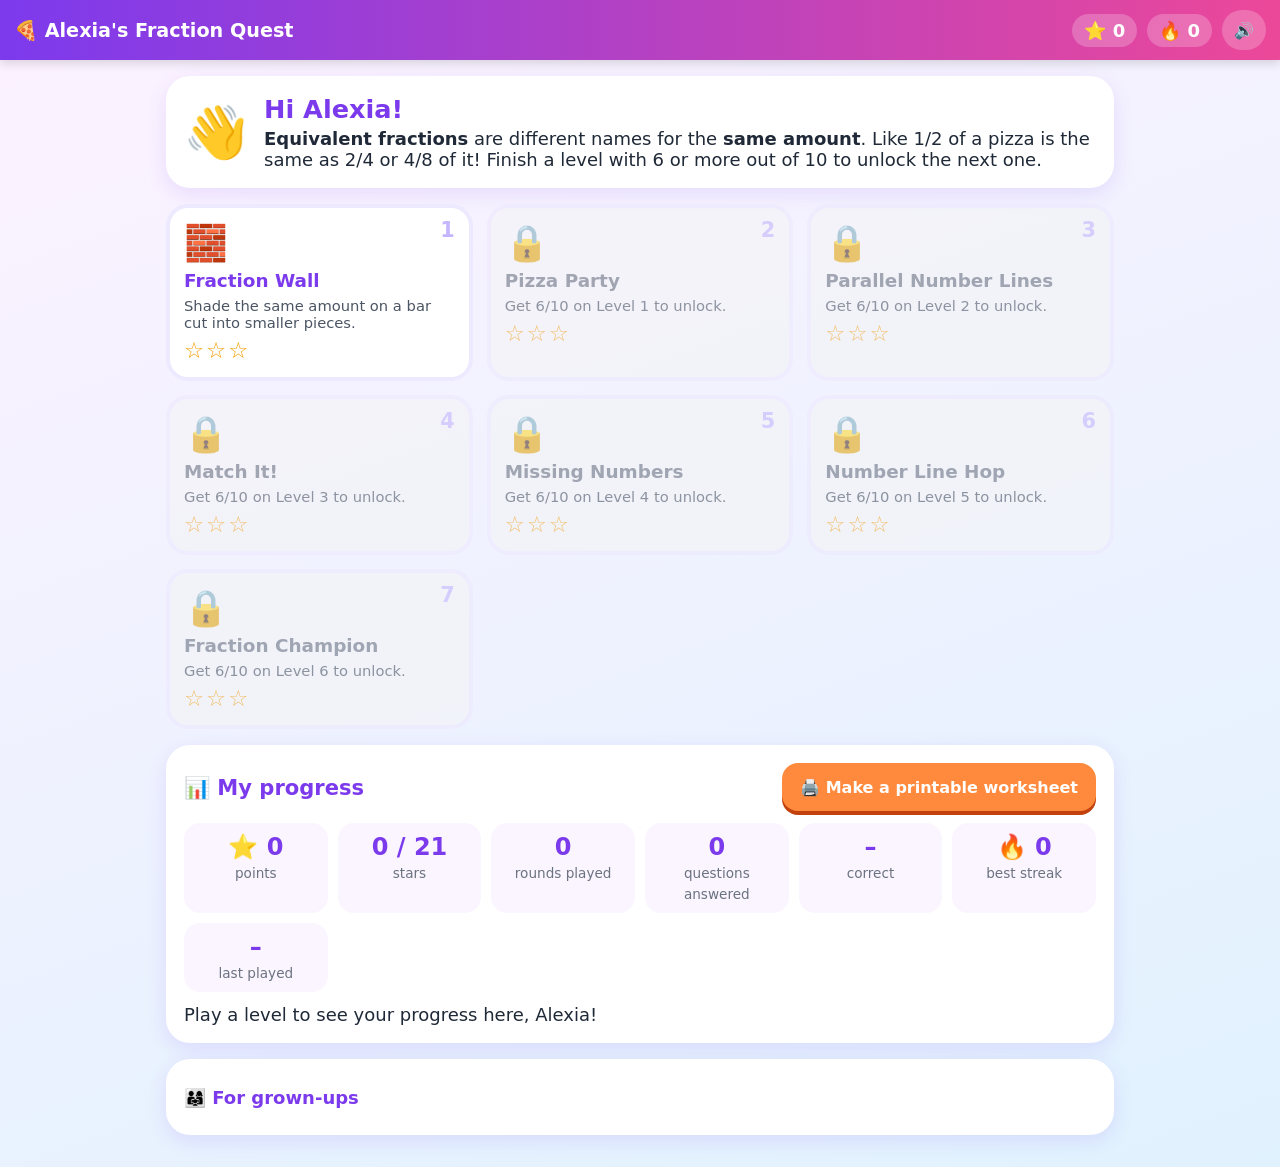
<file: fractions/index.html>
<!DOCTYPE html>
<html lang="en-AU">
<head>
<meta charset="utf-8">
<meta name="viewport" content="width=device-width, initial-scale=1, viewport-fit=cover">
<meta name="theme-color" content="#7c3aed">
<title>Alexia's Fraction Quest – Equivalent Fractions</title>
<link rel="icon" href="data:image/svg+xml,%3Csvg xmlns='http://www.w3.org/2000/svg' viewBox='0 0 100 100'%3E%3Ctext y='.9em' font-size='90'%3E%F0%9F%8D%95%3C/text%3E%3C/svg%3E">
<style>
:root{--purple:#7c3aed;--purple2:#8b5cf6;--orange:#ff8a3d;--pink:#ec4899;--green:#16a34a;--green2:#22c55e;--red:#e11d48;--ink:#1f2937;--bg1:#fdf2ff;--bg2:#e0f2fe;--card:#fff;--gold:#f59e0b}
*{box-sizing:border-box;-webkit-tap-highlight-color:transparent}
html,body{margin:0;padding:0}
body{font-family:"Trebuchet MS","Segoe UI",system-ui,-apple-system,Roboto,sans-serif;color:var(--ink);background:linear-gradient(160deg,var(--bg1),var(--bg2));min-height:100vh;font-size:18px}
button{font-family:inherit;font-size:1rem;cursor:pointer;border:none;border-radius:16px;padding:12px 18px;min-height:48px;touch-action:manipulation}
button:focus-visible{outline:4px solid #fbbf24;outline-offset:2px}
.hidden{display:none!important}
.topbar{position:sticky;top:0;z-index:20;display:flex;align-items:center;gap:10px;padding:10px 14px;background:linear-gradient(90deg,#7c3aed,#ec4899);color:#fff;box-shadow:0 3px 10px rgba(0,0,0,.15)}
.topbar h1{font-size:1.2rem;margin:0;flex:1;white-space:nowrap;overflow:hidden;text-overflow:ellipsis;cursor:pointer}
.pill{background:rgba(255,255,255,.22);border-radius:999px;padding:6px 12px;font-weight:bold;white-space:nowrap}
.iconbtn{background:rgba(255,255,255,.22);color:#fff;min-height:40px;padding:6px 12px;border-radius:999px}
main{max-width:980px;margin:0 auto;padding:16px}
.card{background:var(--card);border-radius:24px;padding:18px;box-shadow:0 6px 20px rgba(124,58,237,.12);margin-bottom:16px}
.hero{display:flex;gap:16px;align-items:center;flex-wrap:wrap}
.hero .big{font-size:3.2rem}
.hero h2{margin:0 0 4px;font-size:1.6rem;color:var(--purple)}
.hero p{margin:0}
.levels{display:grid;grid-template-columns:repeat(auto-fill,minmax(250px,1fr));gap:14px}
.lvl{position:relative;text-align:left;background:#fff;border:4px solid #ede9fe;border-radius:22px;padding:14px;display:flex;flex-direction:column;gap:6px;transition:transform .12s}
.lvl:not(.locked):hover{transform:translateY(-3px);border-color:var(--purple2)}
.lvl .ic{font-size:2.2rem}
.lvl .t{font-weight:bold;font-size:1.15rem;color:var(--purple)}
.lvl .b{font-size:.92rem;color:#4b5563}
.lvl .s{font-size:1.4rem;color:var(--gold);letter-spacing:2px}
.lvl .num{position:absolute;top:10px;right:14px;font-weight:bold;color:#c4b5fd;font-size:1.3rem}
.lvl.locked{opacity:.6;background:#f3f4f6;cursor:not-allowed}
.lvl.locked .t{color:#6b7280}
.btn{background:var(--purple);color:#fff;font-weight:bold;box-shadow:0 4px 0 #5b21b6}
.btn:active{transform:translateY(2px);box-shadow:0 2px 0 #5b21b6}
.btn.orange{background:var(--orange);box-shadow:0 4px 0 #c2410c}
.btn.green{background:var(--green);box-shadow:0 4px 0 #166534}
.btn.ghost{background:#ede9fe;color:var(--purple);box-shadow:0 4px 0 #c4b5fd}
.btn:disabled{opacity:.45;cursor:not-allowed}
.row{display:flex;gap:12px;flex-wrap:wrap;align-items:center}
.stats{display:grid;grid-template-columns:repeat(auto-fill,minmax(140px,1fr));gap:10px}
.stat{background:#faf5ff;border-radius:16px;padding:10px;text-align:center}
.stat b{display:block;font-size:1.5rem;color:var(--purple)}
.stat span{font-size:.85rem;color:#6b7280}
details summary{cursor:pointer;font-weight:bold;color:var(--purple);min-height:40px;display:flex;align-items:center}
/* fractions */
.frac{display:inline-flex;flex-direction:column;align-items:center;vertical-align:middle;line-height:1.05;margin:0 .15em;font-weight:bold}
.frac .num{border-bottom:3px solid currentColor;padding:0 .2em}
.frac .den{padding:0 .2em}
.frac.big{font-size:1.7em}
.frac.huge{font-size:2.6em}
/* play */
.playhead{display:flex;align-items:center;gap:10px;flex-wrap:wrap;margin-bottom:10px}
.playhead .lvlname{font-weight:bold;color:var(--purple);font-size:1.2rem;flex:1}
.dots{display:flex;gap:5px}
.dot{width:16px;height:16px;border-radius:50%;background:#e5e7eb;border:2px solid #d1d5db}
.dot.cur{border-color:var(--purple);background:#ddd6fe;transform:scale(1.2)}
.dot.ok{background:var(--green2);border-color:var(--green)}
.dot.no{background:#fda4af;border-color:var(--red)}
.prompt{font-size:1.3rem;line-height:1.6;margin-bottom:12px;text-align:center}
.stage{display:flex;flex-direction:column;align-items:center;gap:12px;min-height:120px}
.barrow{display:flex;align-items:center;gap:12px;width:100%;max-width:720px}
.barlabel{min-width:64px;text-align:center;font-size:1.3rem}
svg{display:block}
svg.bar{width:100%;height:auto}
svg.interactive [data-piece],svg.interactive .tickhit{cursor:pointer}
svg.interactive [data-piece]:hover{opacity:.85}
.pizzas{display:flex;gap:18px;justify-content:center;flex-wrap:wrap;width:100%}
.pz{display:flex;flex-direction:column;align-items:center;gap:6px;font-size:1.2rem}
svg.pizza{width:min(42vw,250px);height:auto}
svg.nl{width:100%;max-width:760px;height:auto}
.controls{display:flex;gap:12px;justify-content:center;margin-top:14px;flex-wrap:wrap}
.hint{margin-top:12px;background:#fffbeb;border:3px dashed #fbbf24;border-radius:16px;padding:12px;text-align:center;font-size:1.1rem}
.feedback{margin-top:14px;border-radius:20px;padding:14px;text-align:center;font-size:1.1rem;animation:pop .25s ease-out}
.feedback.good{background:#dcfce7;border:3px solid var(--green2)}
.feedback.bad{background:#fff1f2;border:3px solid #fda4af}
.fbtitle{font-size:1.45rem;font-weight:bold;margin-bottom:6px}
.expl{margin:10px auto;max-width:720px;line-height:1.7}
.expl .barrow{margin:6px auto}
@keyframes pop{from{transform:scale(.92);opacity:0}to{transform:scale(1);opacity:1}}
.opts{display:grid;grid-template-columns:repeat(4,1fr);gap:12px;width:100%;max-width:640px}
.opt{background:#fff;border:4px solid #ddd6fe;font-size:1.7rem;padding:14px 6px;min-height:100px;color:var(--ink)}
.opt:hover{border-color:var(--purple2)}
.opt.right{background:#dcfce7;border-color:var(--green2)}
.opt.wrong{background:#ffe4e6;border-color:var(--red)}
@media (max-width:560px){.opts{grid-template-columns:repeat(2,1fr)}}
.equation{display:flex;align-items:center;justify-content:center;gap:16px;font-size:1.3rem}
.equation .eq{font-size:2.6rem;font-weight:bold}
.ansbox{display:inline-block;min-width:1.6em;min-height:1.1em;border:3px dashed var(--purple);border-radius:10px;color:var(--purple);background:#faf5ff;text-align:center}
.keypad{display:grid;grid-template-columns:repeat(5,1fr);gap:8px;max-width:420px;width:100%}
.keypad button{background:#ede9fe;color:var(--purple);font-size:1.5rem;font-weight:bold;min-height:56px;box-shadow:0 3px 0 #c4b5fd}
.keypad button:active{transform:translateY(2px)}
.work{display:inline-flex;align-items:center;gap:6px;font-size:1.4rem;margin:6px 0}
.wops{display:flex;flex-direction:column;gap:10px;font-size:1rem;font-weight:bold;color:var(--red)}
.wops span{background:#ffe4e6;border-radius:999px;padding:2px 10px}
.tag{display:inline-block;background:#ede9fe;color:var(--purple);border-radius:999px;padding:2px 10px;font-size:.85rem;font-weight:bold}
/* results */
.results{text-align:center}
.results .stars{font-size:3.4rem;color:var(--gold);letter-spacing:6px}
.results h2{color:var(--purple);font-size:1.8rem;margin:8px 0}
.confetti{position:fixed;top:-20px;width:12px;height:18px;z-index:50;pointer-events:none;animation:fall linear forwards}
@keyframes fall{to{transform:translateY(110vh) rotate(720deg)}}
/* worksheet */
.wstool{position:sticky;top:64px;z-index:10}
.page{background:#fff;color:#000;max-width:800px;margin:0 auto 20px;padding:28px 34px;border-radius:8px;box-shadow:0 4px 18px rgba(0,0,0,.12);font-size:15px}
.page h2{margin:0 0 4px;font-size:22px}
.page h3{margin:16px 0 6px;font-size:16px;border-bottom:2px solid #000;padding-bottom:2px}
.page .meta{display:flex;justify-content:space-between;font-size:15px;margin:6px 0 10px}
.page .instr{font-size:13px;margin:2px 0 8px;color:#333}
.page .wsrow{display:flex;align-items:center;gap:10px;margin:6px 0;break-inside:avoid}
.page .wsrow svg.bar{max-width:420px}
.page .grid2{display:grid;grid-template-columns:1fr 1fr;gap:10px 30px}
.page .grid2>div{font-size:18px;display:flex;align-items:center;gap:6px;break-inside:avoid}
.page .blank{display:inline-block;width:30px;height:24px;border:2px solid #000;border-radius:4px;vertical-align:middle}
.page .frac .num,.page .frac .den{min-width:1em;text-align:center}
.page .choice span.c{display:inline-block;margin:0 10px}
.page svg.nl{max-width:680px}
.page .ans{color:#b91c1c;font-weight:bold}
.page.answers{border-top:6px solid #b91c1c}
.page .wsgap{margin-bottom:12px}
.page .grid2.grid4{grid-template-columns:repeat(4,1fr)}
@media print{
 @page{size:A4;margin:10mm}
 body{background:#fff}
 .topbar,.no-print,#home,#play,#results{display:none!important}
 #worksheet{display:block!important}
 main{padding:0;max-width:none}
 .page{box-shadow:none;border-radius:0;margin:0;padding:0;max-width:none}
 .page.answers{break-before:page;page-break-before:always;border-top:none}
 .page{font-size:12px}
 .page h2{font-size:18px}
 .page h3{margin:8px 0 3px;font-size:14px}
 .page .instr{margin:0 0 3px;font-size:11px}
 .page .wsrow{margin:1px 0}
 .page .wsgap{margin-bottom:5px}
 .page .wsrow svg.bar{height:auto}
 .page .wsrow svg.bar{max-width:300px}
 .page svg.nl{max-width:440px;margin:0 auto}
 .page .frac.big{font-size:1.35em}
 .page .grid2{gap:4px 30px}
 .page .grid2>div{font-size:15px}
 .page .blank{width:24px;height:18px}
}
</style>
</head>
<body>
<header class="topbar">
  <h1 id="homeLink" title="Back to levels">🍕 <span id="titleName">Alexia</span>'s Fraction Quest</h1>
  <span class="pill" id="ptsPill" title="Points">⭐ 0</span>
  <span class="pill" id="streakPill" title="Streak">🔥 0</span>
  <button class="iconbtn" id="soundBtn" aria-label="Sound on or off">🔊</button>
  <a class="iconbtn hidden" id="switchBtn" href="../index.html?switch=1" title="Switch player" style="text-decoration:none;font-weight:bold;display:inline-flex;align-items:center;white-space:nowrap">👥 Switch</a>
</header>
<main>
<!-- HOME -->
<section id="home">
  <div class="card hero">
    <div class="big">👋</div>
    <div style="flex:1;min-width:220px">
      <h2 id="hello">Hi Alexia!</h2>
      <p><b>Equivalent fractions</b> are different names for the <b>same amount</b>. Like 1/2 of a pizza is the same as 2/4 or 4/8 of it! Finish a level with 6 or more out of 10 to unlock the next one.</p>
    </div>
  </div>
  <div class="levels" id="levelGrid"></div>
  <div class="card" style="margin-top:16px">
    <div class="row" style="justify-content:space-between">
      <h3 style="margin:0;color:var(--purple)">📊 My progress</h3>
      <button class="btn orange" id="wsBtn">🖨️ Make a printable worksheet</button>
    </div>
    <div class="stats" id="stats" style="margin-top:12px"></div>
    <p id="tricky" style="margin:12px 0 0"></p>
  </div>
  <div class="card">
    <details>
      <summary>👨‍👩‍👧 For grown-ups</summary>
      <p>Levels follow the NSW Mathematics K–10 syllabus for fractions (Stage 2): picture models first (fraction walls and pizzas), then <b>parallel number lines</b> (the method used in class this term), then choosing equivalents, missing numbers (multiply or divide the top and bottom by the same number) and placing fractions on a number line. Denominators used: 2, 3, 4, 5, 6, 8, 10, 12.</p>
      <p>Wrong answers show a picture explaining why. Hints are free to use but give 5 points instead of 10. Progress is saved on this device only.</p>
      <div class="row">
        <label class="row" style="gap:6px"><input type="checkbox" id="unlockAll" style="width:24px;height:24px"> Unlock all levels</label>
        <button class="btn ghost" id="resetBtn">Reset progress</button>
      </div>
    </details>
  </div>
</section>

<!-- PLAY -->
<section id="play" class="hidden">
  <div class="playhead">
    <button class="btn ghost" id="quitBtn">← Levels</button>
    <div class="lvlname" id="lvlName"></div>
    <div class="dots" id="dots"></div>
  </div>
  <div class="card">
    <div class="prompt" id="prompt"></div>
    <div class="stage" id="stage"></div>
    <div class="controls" id="controls">
      <button class="btn ghost" id="hintBtn">💡 Hint</button>
      <button class="btn green" id="checkBtn">Check ✓</button>
    </div>
    <div class="hint hidden" id="hintBox"></div>
    <div class="feedback hidden" id="feedback"></div>
  </div>
</section>

<!-- RESULTS -->
<section id="results" class="hidden">
  <div class="card results" id="resultsCard"></div>
</section>

<!-- WORKSHEET -->
<section id="worksheet" class="hidden">
  <div class="card row no-print wstool">
    <button class="btn ghost" id="wsBack">← Back</button>
    <button class="btn" id="wsNew">🔀 New worksheet</button>
    <button class="btn orange" id="wsPrint">🖨️ Print</button>
    <span style="font-size:.9rem;color:#6b7280">The answer key prints on its own page.</span>
  </div>
  <div id="sheet"></div>
</section>
</main>

<script>
(function(){
'use strict';
/* player / profile (hub-aware; standalone falls back to the original key) */
const params=new URLSearchParams(location.search);
const PLAYER=(params.get('player')||'').toLowerCase().replace(/[^a-z0-9_-]/g,'');
let NAME='Alexia';
try{const pr=JSON.parse(localStorage.getItem('kidsHub.profiles')||'null');if(PLAYER&&pr&&pr[PLAYER]&&pr[PLAYER].name)NAME=String(pr[PLAYER].name).replace(/[<>&"'`]/g,'').slice(0,20)||NAME;}catch(e){}
const LEGACY='alexiaFractionQuest.v1';
const STORE=PLAYER?`kidsHub.p.${PLAYER}.fractions`:LEGACY;
try{if(PLAYER==='alexia'&&!localStorage.getItem(STORE)&&localStorage.getItem(LEGACY))localStorage.setItem(STORE,localStorage.getItem(LEGACY));}catch(e){}
const $=s=>document.querySelector(s);
const rnd=(a,b)=>a+Math.floor(Math.random()*(b-a+1));
const pick=a=>a[Math.floor(Math.random()*a.length)];
const shuffle=a=>{for(let i=a.length-1;i>0;i--){const j=Math.floor(Math.random()*(i+1));[a[i],a[j]]=[a[j],a[i]];}return a;};
const range=n=>[...Array(n).keys()];
const F=(n,d,cls='')=>`<span class="frac ${cls}"><span class="num">${n}</span><span class="den">${d}</span></span>`;

const DENS=[2,3,4,5,6,8,10,12];
const EASY=[[2,4],[2,6],[2,8],[3,6],[4,8],[5,10]];
const MED=EASY.concat([[3,12],[4,12],[2,10],[6,12],[2,12]]);
const ALL=MED;

const LEVELS=[
 {id:1,icon:'🧱',title:'Fraction Wall',blurb:'Shade the same amount on a bar cut into smaller pieces.',types:['bar'],pairs:EASY},
 {id:2,icon:'🍕',title:'Pizza Party',blurb:'Cut the pizza into more slices. Is it still the same amount?',types:['pizza'],pairs:MED},
 {id:3,icon:'📏',title:'Parallel Number Lines',blurb:'Just like in class! Find the fraction that lines up.',types:['nlpar'],pairs:ALL},
 {id:4,icon:'🎯',title:'Match It!',blurb:'Pick the fraction that is worth the same amount.',types:['choice'],pairs:ALL},
 {id:5,icon:'🔍',title:'Missing Numbers',blurb:'Multiply or divide the top and bottom by the same number.',types:['missing'],pairs:ALL},
 {id:6,icon:'🐸',title:'Number Line Hop',blurb:'Help the frog hop to where the fraction lives.',types:['nlplace'],pairs:ALL},
 {id:7,icon:'🏆',title:'Fraction Champion',blurb:'A mix of everything. Can you get 3 stars?',types:['bar','pizza','nlpar','choice','missing','nlplace','missing','choice'],pairs:ALL},
];
const TYPE_NAMES={bar:'Fraction Wall',pizza:'Pizza Party',nlpar:'Parallel Number Lines',choice:'Match It!',missing:'Missing Numbers',nlplace:'Number Line Hop'};
const ROUND=10, UNLOCK=6;
const starsFor=s=>s>=10?3:s>=8?2:s>=UNLOCK?1:0;

/* ---------- storage ---------- */
const defState=()=>({levels:{},points:0,answered:0,correct:0,bestStreak:0,rounds:0,lastPlayed:null,byType:{},unlockAll:false,sound:true,history:[]});
function load(){try{return Object.assign(defState(),JSON.parse(localStorage.getItem(STORE)||'{}'));}catch(e){return defState();}}
let S=load();
function save(){try{localStorage.setItem(STORE,JSON.stringify(S));}catch(e){}}
const unlocked=id=>id===1||S.unlockAll||((S.levels[id-1]||{}).stars||0)>=1;

/* ---------- sound ---------- */
let actx=null;
function sfx(kind){
  if(!S.sound)return;
  try{
    actx=actx||new (window.AudioContext||window.webkitAudioContext)();
    const N={good:[660,880],bad:[330,247],tap:[600],win:[523,659,784,1047]}[kind]||[];
    const t=actx.currentTime, vol=kind==='tap'?0.05:0.14;
    N.forEach((f,i)=>{const o=actx.createOscillator(),g=actx.createGain();o.type='sine';o.frequency.value=f;
      const s=t+i*0.12;g.gain.setValueAtTime(0.0001,s);g.gain.exponentialRampToValueAtTime(vol,s+0.02);g.gain.exponentialRampToValueAtTime(0.0001,s+0.2);
      o.connect(g);g.connect(actx.destination);o.start(s);o.stop(s+0.22);});
  }catch(e){}
}

/* ---------- SVG helpers ---------- */
function barSVG({parts,shaded=[],color='#ff8a3d',interactive=false,guideAt=null,groupEvery=0,w=600,h=64}){
  const on=new Set(shaded), pw=w/parts;
  let s=`<svg class="bar${interactive?' interactive':''}" viewBox="-6 -8 ${w+12} ${h+16}" aria-label="bar cut into ${parts} parts">`;
  for(let i=0;i<parts;i++){
    s+=`<rect ${interactive?`data-piece="${i}"`:''} x="${i*pw}" y="0" width="${pw}" height="${h}" fill="${on.has(i)?color:'#ffffff'}" stroke="#374151" stroke-width="2"/>`;
  }
  if(groupEvery>1)for(let g=groupEvery;g<parts;g+=groupEvery)s+=`<line x1="${g*pw}" y1="-6" x2="${g*pw}" y2="${h+6}" stroke="#e11d48" stroke-width="5" pointer-events="none"/>`;
  if(guideAt!=null)s+=`<line x1="${guideAt*w}" y1="-8" x2="${guideAt*w}" y2="${h+8}" stroke="#e11d48" stroke-width="4" stroke-dasharray="7 6" pointer-events="none"/>`;
  s+=`<rect x="0" y="0" width="${w}" height="${h}" fill="none" stroke="#1f2937" stroke-width="4" pointer-events="none"/></svg>`;
  return s;
}
function pizzaSVG({parts,shaded=[],interactive=false,groupEvery=0,r=100}){
  const on=new Set(shaded), c=r+10, T=2*Math.PI/parts;
  const P=a=>[c+r*Math.cos(a),c+r*Math.sin(a)];
  let s=`<svg class="pizza${interactive?' interactive':''}" viewBox="0 0 ${2*c} ${2*c}" aria-label="pizza cut into ${parts} slices">`;
  s+=`<circle cx="${c}" cy="${c}" r="${r+8}" fill="#d9954a"/>`;
  for(let i=0;i<parts;i++){
    const a0=-Math.PI/2+i*T,a1=a0+T,[x0,y0]=P(a0),[x1,y1]=P(a1);
    const fill=on.has(i)?'#ffb703':'#fff3d6';
    s+=`<path ${interactive?`data-piece="${i}"`:''} d="M${c},${c} L${x0.toFixed(2)},${y0.toFixed(2)} A${r},${r} 0 ${T>Math.PI?1:0} 1 ${x1.toFixed(2)},${y1.toFixed(2)} Z" fill="${fill}" stroke="#8a4b16" stroke-width="2.5"/>`;
    if(on.has(i)){const am=a0+T/2,pr=Math.max(6,Math.min(13,r*0.55/parts*2.2));
      [[0.62,0],[0.36,0.6]].forEach(([f,off])=>{if(parts>8&&off)return;const aa=am+(off?T*0.18:0);
        s+=`<circle cx="${(c+r*f*Math.cos(aa)).toFixed(1)}" cy="${(c+r*f*Math.sin(aa)).toFixed(1)}" r="${pr}" fill="#c0392b" pointer-events="none"/>`;});}
  }
  if(groupEvery>1)for(let g=0;g<parts;g+=groupEvery){const [x,y]=P(-Math.PI/2+g*T);s+=`<line x1="${c}" y1="${c}" x2="${x}" y2="${y}" stroke="#e11d48" stroke-width="6" stroke-linecap="round" pointer-events="none"/>`;}
  s+=`</svg>`;return s;
}
function fracSVG(x,y,n,d,color='#1f2937',size=19){
  return `<text x="${x}" y="${y}" text-anchor="middle" font-size="${size}" font-weight="bold" fill="${color}">${n}</text>`+
    `<line x1="${x-11}" y1="${y+5}" x2="${x+11}" y2="${y+5}" stroke="${color}" stroke-width="2.5"/>`+
    `<text x="${x}" y="${y+24}" text-anchor="middle" font-size="${size}" font-weight="bold" fill="${color}">${d}</text>`;
}
/* lines: [{parts, labels:'all'|'ends'|array, mark, markColor, interactive, selected, highlight, blanks, frog}] */
function nlSVG({lines,box=null,guide=null,w=680}){
  const m=40,L=w-2*m,gap=112,top=40,H=top+gap*(lines.length-1)+80;
  let s=`<svg class="nl" viewBox="0 0 ${w} ${H}" aria-label="number lines">`;
  (box==null?[]:[].concat(box)).forEach(v=>{const x=m+v*L;s+=`<rect x="${x-24}" y="${top-26}" width="48" height="${gap*(lines.length-1)+90}" rx="10" fill="rgba(225,29,72,.06)" stroke="#e11d48" stroke-width="3" stroke-dasharray="8 6" pointer-events="none"/>`;});
  if(guide!=null){const x=m+guide*L;s+=`<line x1="${x}" y1="${top-18}" x2="${x}" y2="${H-6}" stroke="#e11d48" stroke-width="4" stroke-dasharray="7 6" pointer-events="none"/>`;}
  lines.forEach((ln,j)=>{
    const y=top+j*gap, step=L/ln.parts;
    s+=`<line x1="${m}" y1="${y}" x2="${m+L}" y2="${y}" stroke="#1f2937" stroke-width="4" stroke-linecap="round"/>`;
    for(let i=0;i<=ln.parts;i++){
      const x=m+i*step,end=i===0||i===ln.parts;
      s+=`<line x1="${x}" y1="${y-(end?16:12)}" x2="${x}" y2="${y+(end?16:12)}" stroke="#1f2937" stroke-width="3"/>`;
      if(i===0)s+=`<text x="${x}" y="${y+40}" text-anchor="middle" font-size="22" font-weight="bold">0</text>`;
      else if(i===ln.parts)s+=`<text x="${x}" y="${y+40}" text-anchor="middle" font-size="22" font-weight="bold">1</text>`;
      else{
        const lab=ln.labels==='all'||(Array.isArray(ln.labels)&&ln.labels.includes(i))||ln.mark===i;
        const col=ln.highlight===i?'#15803d':ln.mark===i?(ln.markColor||'#ea580c'):'#1f2937';
        if(lab)s+=fracSVG(x,y+36,i,ln.parts,col);
        else if(ln.blanks)s+=`<rect x="${x-12}" y="${y+20}" width="24" height="20" fill="#fff" stroke="#555" stroke-width="1.5"/><line x1="${x-12}" y1="${y+45}" x2="${x+12}" y2="${y+45}" stroke="#555" stroke-width="2"/><rect x="${x-12}" y="${y+50}" width="24" height="20" fill="#fff" stroke="#555" stroke-width="1.5"/>`;
      }
      if(ln.mark===i)s+=`<circle cx="${x}" cy="${y}" r="11" fill="${ln.markColor||'#ff8a3d'}" stroke="#fff" stroke-width="3"/>`;
      if(ln.highlight===i)s+=`<circle cx="${x}" cy="${y}" r="13" fill="#22c55e" stroke="#fff" stroke-width="3"/>`;
      if(ln.selected===i&&ln.highlight!==i)s+=`<circle cx="${x}" cy="${y}" r="13" fill="${ln.selColor||'#8b5cf6'}" stroke="#fff" stroke-width="3"/>`;
      if(ln.frog===i)s+=`<text x="${x}" y="${y-20}" text-anchor="middle" font-size="34">🐸</text>`;
      if(ln.interactive&&!end)s+=`<rect class="tickhit" data-tick="${i}" x="${x-step/2}" y="${y-38}" width="${step}" height="76" fill="transparent"/>`;
    }
  });
  return s+`</svg>`;
}

/* ---------- question generation ---------- */
function base(pairs,used){
  let q;
  for(let t=0;t<60;t++){
    const [b,d]=pick(pairs),a=rnd(1,b-1),key=a+'/'+b+'/'+d;
    q={a,b,d,k:d/b,c:a*(d/b)};
    if(!used.has(key)||t>50){used.add(key);break;}
  }
  return q;
}
const PRAISE=[`Great work, ${NAME}!`,`Brilliant, ${NAME}!`,`You're a fraction star, ${NAME}!`,'Spot on!','Fantastic!',`Awesome thinking, ${NAME}!`,'Nailed it!','Super job!'];

const stage=()=>$('#stage');
function setPrompt(h){$('#prompt').innerHTML=h;}
function twoBars(n1,d1,n2,d2,c1='#ff8a3d',c2='#8b5cf6'){
  return `<div class="barrow"><div class="barlabel">${F(n1,d1)}</div>${barSVG({parts:d1,shaded:range(n1),color:c1})}</div>`+
         `<div class="barrow"><div class="barlabel">${F(n2,d2)}</div>${barSVG({parts:d2,shaded:range(n2),color:c2})}</div>`;
}
function workHTML(n1,d1,n2,d2,op,k){
  return `<div class="work">${F(n1,d1,'big')}<div class="wops"><span>${op} ${k} ➜</span><span>${op} ${k} ➜</span></div>${F(n2,d2,'big')}</div>`;
}

const TYPES={
 /* 1. fraction wall */
 bar:{render(q){
   q.sel=new Set();
   setPrompt(`Tap the pieces of the purple bar to shade the <b>same amount</b> as ${F(q.a,q.b,'big')}`);
   const draw=(o={})=>{stage().innerHTML=
     `<div class="barrow"><div class="barlabel">${F(q.a,q.b)}</div>${barSVG({parts:q.b,shaded:range(q.a),color:'#ff8a3d',guideAt:o.guide?q.a/q.b:null})}</div>`+
     `<div class="barrow"><div class="barlabel">${F(q.sel.size||'?',q.d)}</div>${barSVG({parts:q.d,shaded:o.show||q.sel,color:'#8b5cf6',interactive:!q.done,guideAt:o.guide?q.a/q.b:null,groupEvery:o.group?q.k:0})}</div>`;};
   q.draw=draw;draw();
   stage().onclick=e=>{const p=e.target.closest('[data-piece]');if(!p||q.done)return;const i=+p.dataset.piece;q.sel.has(i)?q.sel.delete(i):q.sel.add(i);sfx('tap');draw({guide:q.usedHint});};
   q.answerKey=q.c;
   q.canCheck=()=>q.sel.size>0; q.nudge='Tap some purple pieces to shade them first.';
   q.check=()=>q.sel.size===q.c;
   q.hint=()=>{draw({guide:true});return `Look where the orange part stops. Shade the purple bar up to the <b>same dotted line</b>!`;};
   q.explain=ok=>{const mine=q.sel.size;q.sel=new Set(range(q.c));draw({group:true});
     return (ok?'':`You shaded ${F(mine,q.d)}. `)+`Each ${F(1,q.b)} piece splits into <b>${q.k}</b> smaller pieces (see the red lines). So ${q.a} piece${q.a>1?'s':''} become${q.a>1?'':'s'} ${q.a} × ${q.k} = <b>${q.c}</b> pieces.<br>${F(q.a,q.b,'big')} = ${F(q.c,q.d,'big')}`;};
 }},
 /* 2. pizza */
 pizza:{render(q){
   q.sel=new Set();
   setPrompt(`Pizza A has toppings on ${F(q.a,q.b,'big')}. Tap slices of Pizza B to put toppings on the <b>same amount</b>!`);
   const draw=(o={})=>{stage().innerHTML=`<div class="pizzas"><div class="pz">${pizzaSVG({parts:q.b,shaded:range(q.a)})}<div>Pizza A: ${F(q.a,q.b)}</div></div>`+
     `<div class="pz">${pizzaSVG({parts:q.d,shaded:o.show||q.sel,interactive:!q.done,groupEvery:o.group?q.k:0})}<div>Pizza B: ${F(q.sel.size||'?',q.d)}</div></div></div>`;};
   q.draw=draw;draw();
   stage().onclick=e=>{const p=e.target.closest('[data-piece]');if(!p||q.done)return;const i=+p.dataset.piece;q.sel.has(i)?q.sel.delete(i):q.sel.add(i);sfx('tap');draw({group:q.usedHint});};
   q.answerKey=q.c;
   q.canCheck=()=>q.sel.size>0; q.nudge='Tap some slices of Pizza B first.';
   q.check=()=>q.sel.size===q.c;
   q.hint=()=>{draw({group:true});return `The red lines show how Pizza B's slices fit into Pizza A's slices. Each big slice = <b>${q.k}</b> small slices.`;};
   q.explain=ok=>{const mine=q.sel.size;q.sel=new Set(range(q.c));draw({group:true});
     return (ok?'':`You topped ${F(mine,q.d)} of Pizza B. `)+`Every slice of Pizza A is the same as <b>${q.k}</b> slices of Pizza B. ${q.a} × ${q.k} = <b>${q.c}</b> slices.<br>${F(q.a,q.b,'big')} = ${F(q.c,q.d,'big')}`;};
 }},
 /* 3. parallel number lines */
 nlpar:{render(q){
   const down=Math.random()<0.7;
   const tp=down?q.b:q.d,bp=down?q.d:q.b,mk=down?q.a:q.c,ans=down?q.c:q.a;
   q.sel=null;q.answerKey=ans;
   setPrompt(`Which mark on the <b>bottom</b> line lines up with ${F(mk,tp,'big')}? Tap it, then press Check.`);
   const draw=(o={})=>{stage().innerHTML=nlSVG({lines:[{parts:tp,labels:'all',mark:mk},{parts:bp,labels:o.reveal?'all':[],interactive:!q.done,selected:q.sel,highlight:o.reveal?ans:null,selColor:o.reveal?'#e11d48':'#8b5cf6'}],guide:o.guide?mk/tp:null,box:o.reveal?mk/tp:null});};
   q.draw=draw;draw();
   stage().onclick=e=>{const t=e.target.closest('[data-tick]');if(!t||q.done)return;q.sel=+t.dataset.tick;sfx('tap');draw({guide:q.usedHint});};
   q.canCheck=()=>q.sel!=null; q.nudge='Tap a mark on the bottom line first.';
   q.check=()=>q.sel===ans;
   q.hint=()=>{draw({guide:true});return `Follow the dotted line straight down from ${F(mk,tp)}. Which mark does it touch?`;};
   q.explain=ok=>{const mine=q.sel;draw({reveal:true});
     const work=down?workHTML(q.a,q.b,q.c,q.d,'×',q.k):workHTML(q.c,q.d,q.a,q.b,'÷',q.k);
     return (ok?'':`You picked ${F(mine,bp)} (red dot). `)+`${F(mk,tp)} and ${F(ans,bp,'big')} are at the <b>same spot</b> on the number lines, so they are equivalent.<br>${work}`;};
 }},
 /* 4. multiple choice */
 choice:{render(q){
   const rev=Math.random()<0.35;
   const tn=rev?q.c:q.a,td=rev?q.d:q.b,cn=rev?q.a:q.c,cd=rev?q.b:q.d,tv=tn/td;
   const additive=[tn+(cd-td),cd];
   const cands=[additive,[tn,cd],[cn+1,cd],[cn-1,cd],[cd-cn,cd]];
   DENS.forEach(D=>{if(D!==cd){cands.push([cn,D]);cands.push([Math.max(1,Math.round(tv*D)+pick([-1,1])),D]);}});
   const seen=new Set([cn+'/'+cd]),dis=[];
   for(const [n,d] of cands){const key=n+'/'+d;if(n<1||n>=d||d>12||seen.has(key)||Math.abs(n/d-tv)<1e-9)continue;seen.add(key);dis.push([n,d]);}
   const first=dis.slice(0,2),rest=shuffle(dis.slice(2));
   const opts=shuffle([[cn,cd]].concat(first,rest).slice(0,4));
   q.opts=opts;q.answerKey=opts.findIndex(o=>o[0]===cn&&o[1]===cd);q.chosen=null;
   setPrompt(`Which fraction is the <b>same amount</b> as ${F(tn,td,'big')}?`);
   stage().innerHTML=`<div class="opts">${opts.map((o,i)=>`<button class="opt" data-opt="${i}">${F(o[0],o[1])}</button>`).join('')}</div>`;
   stage().onclick=e=>{const b=e.target.closest('[data-opt]');if(!b||q.done)return;q.chosen=+b.dataset.opt;answer(q.chosen===q.answerKey);};
   q.noCheck=true;
   q.hint=()=>rev?`Try <b>dividing</b> the top and bottom of ${F(tn,td)} by the same number.`:`Multiply the top <b>and</b> the bottom of ${F(tn,td)} by the same number. What can you multiply ${td} by?`;
   q.explain=ok=>{
     document.querySelectorAll('.opt').forEach((b,i)=>{if(i===q.answerKey)b.classList.add('right');else if(i===q.chosen)b.classList.add('wrong');});
     const work=rev?workHTML(tn,td,cn,cd,'÷',q.k):workHTML(tn,td,cn,cd,'×',q.k);
     if(ok)return `${work}<br>Same top and bottom number, same amount!`;
     const [wn,wd]=q.opts[q.chosen];
     const add=(wn===additive[0]&&wd===additive[1]);
     return `<div class="barrow"><div class="barlabel">${F(tn,td)}</div>${barSVG({parts:td,shaded:range(tn),color:'#ff8a3d'})}</div>`+
       `<div class="barrow"><div class="barlabel" style="color:#e11d48">${F(wn,wd)}</div>${barSVG({parts:wd,shaded:range(wn),color:'#fda4af'})}</div>`+
       `<div class="barrow"><div class="barlabel" style="color:#15803d">${F(cn,cd)}</div>${barSVG({parts:cd,shaded:range(cn),color:'#22c55e'})}</div>`+
       `See how ${F(wn,wd)} is a different amount? `+(add?`<b>Adding</b> the same number to the top and bottom doesn't work. We have to <b>multiply</b> or <b>divide</b>.`:'')+`<br>${work}`;};
 }},
 /* 5. missing number */
 missing:{render(q){
   const mode=pick(['num','num','den','simp']);
   let L,R,ans,hint,work;
   const box=`<span class="ansbox" id="ansBox">&nbsp;</span>`;
   if(mode==='num'){L=[q.a,q.b];R=[box,q.d];ans=q.c;hint=`The bottom went from ${q.b} to ${q.d}. ${q.b} × <b>?</b> = ${q.d}. Now do the <b>same</b> to the top!`;work=workHTML(q.a,q.b,q.c,q.d,'×',q.k);}
   else if(mode==='den'){L=[q.a,q.b];R=[q.c,box];ans=q.d;hint=`The top went from ${q.a} to ${q.c}. ${q.a} × <b>?</b> = ${q.c}. Now do the <b>same</b> to the bottom!`;work=workHTML(q.a,q.b,q.c,q.d,'×',q.k);}
   else{L=[q.c,q.d];R=[box,q.b];ans=q.a;hint=`The bottom went from ${q.d} to ${q.b}. ${q.d} ÷ <b>?</b> = ${q.b}. Now do the <b>same</b> to the top!`;work=workHTML(q.c,q.d,q.a,q.b,'÷',q.k);}
   q.mode=mode;q.answerKey=ans;q.input='';
   setPrompt(`Find the missing number so the fractions are <b>equivalent</b>.`);
   stage().innerHTML=`<div class="equation">${F(L[0],L[1],'huge')}<span class="eq">=</span>${F(R[0],R[1],'huge')}</div>`+
     `<div class="keypad">${[1,2,3,4,5,6,7,8,9,0].map(n=>`<button data-key="${n}">${n}</button>`).join('')}<button data-key="del" style="grid-column:span 5">⌫ Delete</button></div>`;
   const upd=()=>{const b=$('#ansBox');if(b)b.innerHTML=q.input||'&nbsp;';updCheck();};
   q.key=k=>{if(q.done)return;if(k==='del')q.input=q.input.slice(0,-1);else if(q.input.length<2)q.input+=k;sfx('tap');upd();};
   stage().onclick=e=>{const b=e.target.closest('[data-key]');if(b)q.key(b.dataset.key);};
   q.canCheck=()=>q.input.length>0;q.nudge='Type a number first.';
   q.check=()=>parseInt(q.input,10)===ans;
   q.hint=()=>hint;
   q.explain=ok=>{const kp=document.querySelector('.keypad');if(kp)kp.remove();const b=$('#ansBox');if(b){b.textContent=ans;b.style.borderColor=ok?'#16a34a':'#e11d48';}
     return (ok?'':`You wrote <b>${q.input}</b>, but the answer is <b>${ans}</b>. `)+`Whatever you do to the bottom, do to the top!<br>${work}`+twoBars(q.a,q.b,q.c,q.d);};
 }},
 /* 6. number line placement */
 nlplace:{render(q){
   const toB=Math.random()<0.5;
   const gn=toB?q.c:q.a,gd=toB?q.d:q.b,P=toB?q.b:q.d,ans=toB?q.a:q.c;
   q.sel=null;q.answerKey=ans;
   setPrompt(`Help the frog hop to ${F(gn,gd,'big')}! This line is cut into <b>${P}</b> equal parts. Tap the right mark.`);
   const draw=(o={})=>{const lines=[{parts:P,labels:o.reveal?'all':[],interactive:!q.done,selected:q.sel,frog:o.reveal?ans:q.sel,highlight:o.reveal?ans:null,selColor:o.reveal?'#e11d48':'#8b5cf6'}];
     if(o.reveal)lines.push({parts:gd,labels:'all',mark:gn});
     stage().innerHTML=nlSVG({lines,box:o.reveal?gn/gd:null});};
   q.draw=draw;draw();
   stage().onclick=e=>{const t=e.target.closest('[data-tick]');if(!t||q.done)return;q.sel=+t.dataset.tick;sfx('tap');draw();};
   q.canCheck=()=>q.sel!=null;q.nudge='Tap a mark on the line first.';
   q.check=()=>q.sel===ans;
   q.hint=()=>toB?`Each jump on this line is ${F(1,P)}, which is the same as <b>${q.k}</b> jumps of ${F(1,gd)}. So ${gn} ÷ ${q.k} = ?`:`Each ${F(1,gd)} is the same as <b>${q.k}</b> jumps on this line. So ${gn} × ${q.k} = ?`;
   q.explain=ok=>{const mine=q.sel;draw({reveal:true});
     const work=toB?workHTML(q.c,q.d,q.a,q.b,'÷',q.k):workHTML(q.a,q.b,q.c,q.d,'×',q.k);
     return (ok?'':`You tapped ${F(mine,P)} (red dot). `)+`${F(gn,gd)} lives at the same spot as ${F(ans,P,'big')}. The second line shows it!<br>${work}`;};
 }},
};

/* ---------- round flow ---------- */
let R=null,q=null;
function show(id){['home','play','results','worksheet'].forEach(s=>$('#'+s).classList.toggle('hidden',s!==id));window.scrollTo(0,0);}
function topbar(){$('#ptsPill').textContent='⭐ '+S.points;$('#streakPill').textContent='🔥 '+(R?R.streak:0);$('#soundBtn').textContent=S.sound?'🔊':'🔇';}
function startLevel(id){
  const L=LEVELS.find(l=>l.id===id);if(!L||!unlocked(id))return;
  R={L,idx:-1,score:0,streak:0,best:0,points:0,results:[],used:new Set(),types:shuffle(range(ROUND).map(i=>L.types[i%L.types.length]))};
  $('#lvlName').textContent=`${L.icon} Level ${L.id}: ${L.title}`;
  show('play');next();
}
function dots(){$('#dots').innerHTML=range(ROUND).map(i=>`<span class="dot ${i<R.results.length?(R.results[i]?'ok':'no'):i===R.idx?'cur':''}"></span>`).join('');}
function updCheck(){const c=$('#checkBtn');if(!q)return;c.classList.toggle('hidden',!!q.noCheck||q.done);c.disabled=!(q.canCheck&&q.canCheck());}
function next(){
  R.idx++;
  if(R.idx>=ROUND)return finishRound();
  const type=R.types[R.idx];
  q=Object.assign(base(R.L.pairs,R.used),{type,done:false,usedHint:false});
  $('#hintBox').classList.add('hidden');$('#feedback').classList.add('hidden');$('#controls').classList.remove('hidden');
  $('#hintBtn').disabled=false;
  TYPES[type].render(q);
  dots();topbar();updCheck();
}
function answer(ok){
  if(!q||q.done)return;q.done=true;
  S.answered++;const bt=S.byType[q.type]||(S.byType[q.type]={n:0,c:0});bt.n++;
  let pts=0;
  if(ok){R.score++;R.streak++;R.best=Math.max(R.best,R.streak);S.correct++;bt.c++;pts=q.usedHint?5:10;if(R.streak>=3)pts+=5;R.points+=pts;S.points+=pts;S.bestStreak=Math.max(S.bestStreak,R.streak);sfx('good');}
  else{R.streak=0;sfx('bad');}
  R.results.push(ok);save();
  const expl=q.explain(ok);
  const fb=$('#feedback');fb.className='feedback '+(ok?'good':'bad');
  fb.innerHTML=(ok?`<div class="fbtitle">🎉 ${pick(PRAISE)}</div><div>+${pts} points${R.streak>=3?` · 🔥 ${R.streak} in a row!`:''}</div>`:`<div class="fbtitle">🤔 Not quite. Let's look together.</div>`)+
    `<div class="expl">${expl}</div><button class="btn" id="nextBtn">${R.idx<ROUND-1?'Next question ➜':'See my results ⭐'}</button>`;
  $('#controls').classList.add('hidden');$('#hintBox').classList.add('hidden');
  dots();topbar();
  $('#nextBtn').onclick=next;
  setTimeout(()=>{fb.scrollIntoView({behavior:'smooth',block:'nearest'});},50);
}
function finishRound(){
  const L=R.L,st=starsFor(R.score),prev=S.levels[L.id]||{best:0,stars:0,plays:0};
  const wasLocked=!unlocked(L.id+1)&&L.id<LEVELS.length;
  S.levels[L.id]={best:Math.max(prev.best,R.score),stars:Math.max(prev.stars,st),plays:prev.plays+1};
  S.rounds++;S.lastPlayed=new Date().toISOString();
  S.history.push({t:S.lastPlayed,level:L.id,score:R.score});S.history=S.history.slice(-40);save();
  const nowUnlocked=wasLocked&&unlocked(L.id+1);
  const msg=R.score===10?`Perfect score! Great work, ${NAME}! 🏅`:R.score>=8?`Great work, ${NAME}!`:R.score>=UNLOCK?`Well done, ${NAME}! Keep practising for more stars.`:`Good try, ${NAME}! Have another go. Use the hints, they help! 💪`;
  $('#resultsCard').innerHTML=`<div class="stars">${'★'.repeat(st)}${'☆'.repeat(3-st)}</div><h2>${msg}</h2>
    <p style="font-size:1.3rem">You got <b>${R.score} out of ${ROUND}</b> · +${R.points} points · best streak 🔥 ${R.best}</p>
    ${nowUnlocked?`<p class="tag" style="font-size:1.1rem">🔓 Level ${L.id+1}: ${LEVELS[L.id].title} unlocked!</p>`:''}
    <div class="row" style="justify-content:center;margin-top:14px">
      <button class="btn ghost" id="rHome">🏠 Levels</button>
      <button class="btn orange" id="rAgain">🔁 Play again</button>
      ${L.id<LEVELS.length&&unlocked(L.id+1)?`<button class="btn green" id="rNext">Next level ➜</button>`:''}
    </div>`;
  show('results');q=null;R.streak=0;topbar();
  if(st>=2){sfx('win');confetti();}
  $('#rHome').onclick=home;$('#rAgain').onclick=()=>startLevel(L.id);
  const rn=$('#rNext');if(rn)rn.onclick=()=>startLevel(L.id+1);
}
function confetti(){const cols=['#7c3aed','#ec4899','#f59e0b','#22c55e','#0ea5e9','#ff8a3d'];
  for(let i=0;i<60;i++){const d=document.createElement('div');d.className='confetti';d.style.left=Math.random()*100+'vw';d.style.background=pick(cols);d.style.animationDuration=(1.8+Math.random()*2)+'s';d.style.animationDelay=Math.random()*0.6+'s';document.body.appendChild(d);setTimeout(()=>d.remove(),5000);}}

/* ---------- home ---------- */
function home(){
  R=null;q=null;
  $('#levelGrid').innerHTML=LEVELS.map(L=>{const u=unlocked(L.id),p=S.levels[L.id]||{stars:0,best:0};
    return `<button class="lvl${u?'':' locked'}" data-level="${L.id}" ${u?'':'aria-disabled="true"'}>
      <span class="num">${L.id}</span><span class="ic">${u?L.icon:'🔒'}</span><span class="t">${L.title}</span><span class="b">${u?L.blurb:`Get ${UNLOCK}/10 on Level ${L.id-1} to unlock.`}</span>
      <span class="s">${'★'.repeat(p.stars)}${'☆'.repeat(3-p.stars)}</span>${p.best?`<span class="b">Best: ${p.best}/10</span>`:''}</button>`;}).join('');
  const totalStars=Object.values(S.levels).reduce((a,l)=>a+(l.stars||0),0);
  const acc=S.answered?Math.round(100*S.correct/S.answered)+'%':'–';
  const last=S.lastPlayed?new Date(S.lastPlayed).toLocaleDateString('en-AU',{weekday:'short',day:'numeric',month:'short'}):'–';
  $('#stats').innerHTML=[['⭐ '+S.points,'points'],[totalStars+' / '+LEVELS.length*3,'stars'],[S.rounds,'rounds played'],[S.answered,'questions answered'],[acc,'correct'],['🔥 '+S.bestStreak,'best streak'],[last,'last played']]
    .map(([b,s])=>`<div class="stat"><b>${b}</b><span>${s}</span></div>`).join('');
  let worst=null;Object.entries(S.byType).forEach(([t,v])=>{if(v.n>=5){const r=v.c/v.n;if(!worst||r<worst.r)worst={t,r};}});
  let best=null;Object.entries(S.byType).forEach(([t,v])=>{if(v.n>=5){const r=v.c/v.n;if(!best||r>best.r)best={t,r};}});
  $('#tricky').innerHTML=!S.answered?`Play a level to see your progress here, ${NAME}!`:
    (best?`💪 Strongest: <b>${TYPE_NAMES[best.t]}</b> (${Math.round(best.r*100)}%). `:'')+(worst&&worst.r<0.8&&worst.t!==(best&&best.t)?`🎯 Keep practising: <b>${TYPE_NAMES[worst.t]}</b> (${Math.round(worst.r*100)}%).`:'');
  $('#unlockAll').checked=!!S.unlockAll;
  $('#hello').textContent=`Hi ${NAME}!`;$('#titleName').textContent=NAME;document.title=`${NAME}'s Fraction Quest`;
  topbar();show('home');
}

/* ---------- worksheet ---------- */
function makeWorksheet(){
  const used=new Set(),today=new Date().toLocaleDateString('en-AU',{day:'numeric',month:'long',year:'numeric'});
  const blank='<span class="blank"></span>';
  // 1 shading
  const s1=range(3).map(()=>base(EASY.concat([[3,12],[4,12]]),used));
  // 2 parallel number lines chain
  const chain=pick([[3,6,12],[3,6,12],[2,4,8],[2,6,12],[4,8],[5,10]]);
  // 3 missing numbers
  const s3=range(8).map((_,i)=>{const b=base(ALL,used);b.mode=['num','den','simp','num','simp','num','den','num'][i];return b;});
  // 4 circle the equivalent
  const s4=range(4).map(()=>{const b=base(ALL,used);const tv=b.a/b.b;const ds=[];
    const pool=[[b.a+(b.d-b.b),b.d],[b.a,b.d],[b.c+1,b.d],[b.c-1,b.d],[b.a+1,b.b+1]];
    const seen=new Set([b.c+'/'+b.d]);pool.forEach(([n,d])=>{const k=n+'/'+d;if(n>0&&n<d&&!seen.has(k)&&Math.abs(n/d-tv)>1e-9){seen.add(k);ds.push([n,d]);}});
    b.opts=shuffle([[b.c,b.d]].concat(ds.slice(0,2)));return b;});
  const sec1=(key)=>s1.map((b,i)=>`<div class="wsrow"><b>${String.fromCharCode(97+i)})</b> ${F(b.a,b.b)} ${barSVG({parts:b.b,shaded:range(b.a),color:'#9ca3af',h:40})}</div>
     <div class="wsrow wsgap"><span style="width:28px"></span> = ${key?F(`<span class="ans">${b.c}</span>`,b.d):F(blank,b.d)} ${barSVG({parts:b.d,shaded:key?range(b.c):[],color:'#fca5a5',h:40})}</div>`).join('');
  const nlLines=key=>nlSVG({lines:chain.map((p,j)=>j===0?{parts:p,labels:'all'}:{parts:p,labels:key?'all':[],blanks:!key}),box:key?range(chain[0]-1).map(i=>(i+1)/chain[0]):null});
  const mStr=(b,key)=>{const A=v=>key?`<span class="ans">${v}</span>`:blank;
    if(b.mode==='num')return `${F(b.a,b.b,'big')} = ${F(A(b.c),b.d,'big')}`;
    if(b.mode==='den')return `${F(b.a,b.b,'big')} = ${F(b.c,A(b.d),'big')}`;
    return `${F(b.c,b.d,'big')} = ${F(A(b.a),b.b,'big')}`;};
  const sec4=key=>s4.map((b,i)=>`<div class="choice">${String.fromCharCode(97+i)}) ${F(b.a,b.b,'big')} &nbsp;=&nbsp; ${b.opts.map(o=>`<span class="c" ${key&&o[0]===b.c&&o[1]===b.d?'style="border:3px solid #b91c1c;border-radius:50%;padding:4px 8px"':''}>${F(o[0],o[1],'big')}</span>`).join('')}</div>`).join('');
  const page=key=>`<div class="page${key?' answers':''}">
    <h2>${key?'✅ Answer key: ':''}Equivalent Fractions 🍕</h2>
    <div class="meta"><span>Name: <b>${NAME}</b></span><span>Date: ${today}</span>${key?'':'<span>Score: ____ / 20</span>'}</div>
    <h3>1. Fraction walls</h3><div class="instr">Shade the second bar so it shows the same amount as the first. Then write the fraction.</div>${sec1(key)}
    <h3>2. Parallel number lines</h3><div class="instr">Write the missing fractions under each mark. Draw a box around the fractions that line up with the top line. They are equivalent!</div>${nlLines(key)}
    <h3>3. Missing numbers</h3><div class="instr">Multiply or divide the top and bottom by the same number.</div><div class="grid2 grid4">${s3.map((b,i)=>`<div>${String.fromCharCode(97+i)}) ${mStr(b,key)}</div>`).join('')}</div>
    <h3>4. Circle the equivalent fraction</h3><div class="grid2">${sec4(key)}</div>
    <h3>5. Challenge ⭐</h3><div class="instr">Write three fractions that are equivalent to ${F(1,2)}.</div>
      <div style="font-size:18px">${F(1,2,'big')} = ${key?`<span class="ans">any of: 2/4, 3/6, 4/8, 5/10, 6/12</span>`:`${F(blank,blank,'big')} = ${F(blank,blank,'big')} = ${F(blank,blank,'big')}`}</div>
    ${key?'':`<p style="margin-top:14px;font-size:13px">🌟 Great work, ${NAME}! Remember: whatever you do to the bottom, do to the top.</p>`}
  </div>`;
  $('#sheet').innerHTML=page(false)+page(true);
}

/* ---------- events ---------- */
$('#levelGrid').addEventListener('click',e=>{const b=e.target.closest('[data-level]');if(b)startLevel(+b.dataset.level);});
$('#homeLink').onclick=home;$('#quitBtn').onclick=()=>{if(!R||R.idx<1||confirm('Leave this round? Your progress in this round will be lost.'))home();};
$('#soundBtn').onclick=()=>{S.sound=!S.sound;save();topbar();};
$('#checkBtn').onclick=()=>{if(!q||q.done)return;if(!q.canCheck()){$('#hintBox').innerHTML=q.nudge;$('#hintBox').classList.remove('hidden');return;}answer(q.check());};
$('#hintBtn').onclick=()=>{if(!q||q.done)return;q.usedHint=true;const h=q.hint();$('#hintBox').innerHTML='💡 '+h;$('#hintBox').classList.remove('hidden');$('#hintBtn').disabled=true;sfx('tap');};
$('#wsBtn').onclick=()=>{makeWorksheet();show('worksheet');};
$('#wsNew').onclick=makeWorksheet;$('#wsBack').onclick=home;$('#wsPrint').onclick=()=>window.print();
$('#unlockAll').onchange=e=>{S.unlockAll=e.target.checked;save();home();};
$('#resetBtn').onclick=()=>{if(confirm(`Reset all of ${NAME}'s progress in this game on this device?`)){const snd=S.sound;S=defState();S.sound=snd;save();home();}};
document.addEventListener('keydown',e=>{
  if(!q)return;
  if(q.done&&e.key==='Enter'){const n=$('#nextBtn');if(n){e.preventDefault();n.click();}return;}
  if(q.type==='missing'&&!q.done){if(/^[0-9]$/.test(e.key))q.key(e.key);else if(e.key==='Backspace')q.key('del');else if(e.key==='Enter')$('#checkBtn').click();}
});
$('#stage').addEventListener('click',()=>setTimeout(updCheck,0));
window.addEventListener('beforeprint',()=>{if(!$('#sheet').innerHTML.trim())makeWorksheet();});
if(PLAYER)$('#switchBtn').classList.remove('hidden');
// test hook (harmless)
window.FQ={get q(){return q;},get R(){return R;},get S(){return S;},startLevel,home,LEVELS,STORE,NAME};
home();
})();
</script>
</body>
</html>
</file>
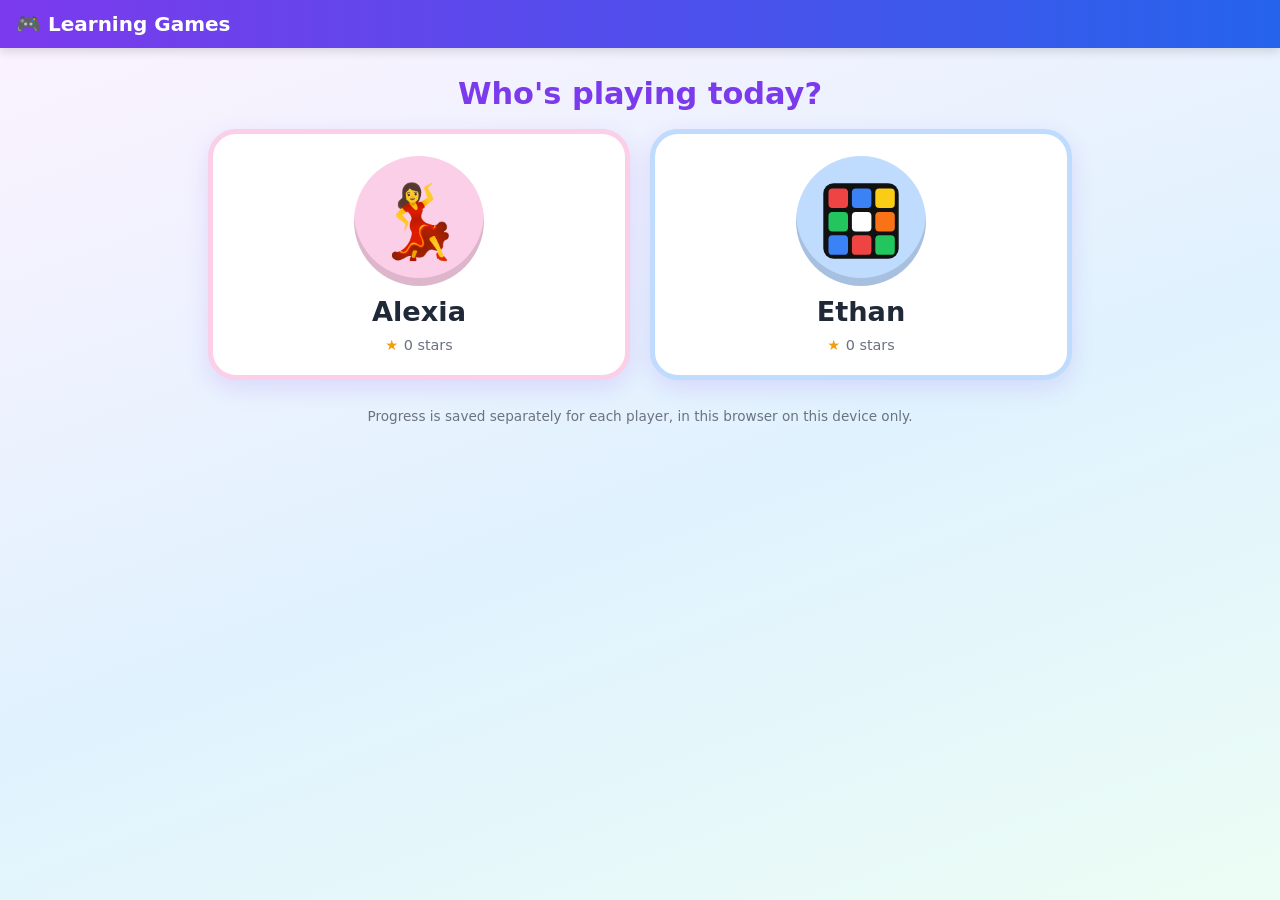
<file: learn/index.html>
<!DOCTYPE html>
<html lang="en-AU">
<head>
<meta charset="utf-8">
<meta name="viewport" content="width=device-width, initial-scale=1, viewport-fit=cover">
<meta name="theme-color" content="#7c3aed">
<title>Learning Games – Who's playing?</title>
<link rel="icon" href="data:image/svg+xml,%3Csvg xmlns='http://www.w3.org/2000/svg' viewBox='0 0 100 100'%3E%3Ctext y='.9em' font-size='90'%3E%F0%9F%8E%AE%3C/text%3E%3C/svg%3E">
<style>
*{box-sizing:border-box;-webkit-tap-highlight-color:transparent}
html,body{margin:0}
body{font-family:"Trebuchet MS","Segoe UI",system-ui,-apple-system,Roboto,sans-serif;color:#1f2937;min-height:100vh;font-size:19px;background:linear-gradient(160deg,#fdf2ff,#e0f2fe 55%,#ecfdf5)}
button{font-family:inherit;font-size:1rem;cursor:pointer;border:none;border-radius:16px;padding:12px 18px;min-height:50px;touch-action:manipulation}
button:focus-visible,a:focus-visible{outline:4px solid #fbbf24;outline-offset:2px}
.hidden{display:none!important}
header{display:flex;align-items:center;gap:10px;padding:12px 16px;background:linear-gradient(90deg,#7c3aed,#2563eb);color:#fff;box-shadow:0 3px 10px rgba(0,0,0,.15)}
header h1{margin:0;font-size:1.25rem;flex:1}
.hbtn{background:rgba(255,255,255,.22);color:#fff;min-height:42px;padding:6px 14px;border-radius:999px;font-weight:bold}
main{max-width:900px;margin:0 auto;padding:18px}
h2{color:#7c3aed;text-align:center;font-size:1.9rem;margin:10px 0 18px}
.profiles{display:grid;grid-template-columns:repeat(auto-fit,minmax(220px,1fr));gap:20px}
.prof{background:#fff;border-radius:28px;padding:22px 14px;display:flex;flex-direction:column;align-items:center;gap:10px;box-shadow:0 8px 24px rgba(124,58,237,.14);border:5px solid transparent;transition:transform .12s;color:#1f2937}
.prof:hover{transform:translateY(-4px)}
.avatar{width:130px;height:130px;border-radius:50%;display:flex;align-items:center;justify-content:center;font-size:72px;box-shadow:inset 0 -8px 0 rgba(0,0,0,.12)}
.avatar svg{width:78px;height:78px}
.prof .nm{font-size:1.7rem;font-weight:bold}
.prof .sub{font-size:.9rem;color:#6b7280}
.card{background:#fff;border-radius:24px;padding:18px;box-shadow:0 6px 20px rgba(37,99,235,.12);margin-bottom:16px}
.games{display:grid;grid-template-columns:repeat(auto-fit,minmax(min(100%,360px),1fr));gap:16px}
.game{display:flex;gap:14px;align-items:center;text-decoration:none;color:#1f2937;background:#fff;border-radius:24px;padding:18px;border:4px solid #e9d5ff;box-shadow:0 6px 18px rgba(124,58,237,.12);transition:transform .12s}
.game:hover{transform:translateY(-3px);border-color:#a78bfa}
.game .gi{font-size:3rem}
.game .gt{font-size:1.3rem;font-weight:bold;color:#7c3aed}
.game .gs{font-size:.9rem;color:#6b7280}
.game .gp{font-size:.95rem;margin-top:4px}
.stars{color:#f59e0b;letter-spacing:1px}
.badge{display:inline-block;background:#dcfce7;color:#166534;border-radius:999px;padding:2px 10px;font-size:.85rem;font-weight:bold}
.badge.new{background:#fef3c7;color:#92400e}
.game.done{border-color:#bbf7d0}
.who{display:flex;align-items:center;gap:14px;justify-content:center;flex-wrap:wrap;margin-bottom:16px}
.who .avatar{width:90px;height:90px;font-size:50px}
.who .avatar svg{width:54px;height:54px}
.btn{background:#7c3aed;color:#fff;font-weight:bold;box-shadow:0 4px 0 #5b21b6}
.btn.ghost{background:#ede9fe;color:#7c3aed;box-shadow:0 4px 0 #c4b5fd}
.center{text-align:center}
.today{display:flex;gap:16px;align-items:center;text-decoration:none;color:#1f2937;background:linear-gradient(120deg,#fff7ed,#fdf2ff);border-radius:26px;padding:18px 20px;border:5px solid #f59e0b;box-shadow:0 8px 22px rgba(245,158,11,.25);margin-bottom:18px;transition:transform .12s}
.today:hover{transform:translateY(-3px)}
.today .ti{font-size:3.4rem}
.today .tt{font-size:1.5rem;font-weight:bold;color:#b45309}
.today .ts{font-size:.95rem;color:#4b5563}
.today .tw{display:flex;gap:6px;margin-top:6px;flex-wrap:wrap}
.today .tw span{display:inline-flex;flex-direction:column;align-items:center;background:#fff;border:2px solid #e5e7eb;border-radius:10px;padding:2px 7px;font-size:.75rem;font-weight:bold}
.today .tw span.on{background:#dcfce7;border-color:#86efac}.today .tw span.now{border-color:#f59e0b}
.today .go{margin-left:auto;background:#f59e0b;color:#fff;font-weight:bold;border-radius:999px;padding:10px 18px;white-space:nowrap}
@media (max-width:560px){.today{flex-wrap:wrap}.today .go{margin-left:0}}
#todayCard.two{display:grid;gap:0 18px;grid-template-columns:1fr}
@media (min-width:900px){#todayCard.two{grid-template-columns:1.4fr 1fr}#todayCard.two .today{height:calc(100% - 18px);box-sizing:border-box}}
.today.eng{background:linear-gradient(120deg,#f5f3ff,#ecfeff);border-color:#7c3aed;box-shadow:0 8px 22px rgba(124,58,237,.22)}
.today.eng .tt{color:#6d28d9}.today.eng .go{background:#7c3aed}
/* Maths and English stay the large primary daily cards. Speedcubing sits below as a smaller secondary tile, matching the game cards — not bigger or brighter. */
#todayCard.three{display:grid;gap:18px;grid-template-columns:1fr}
@media (min-width:900px){
  #todayCard.three{grid-template-columns:1.4fr 1fr}
  #todayCard.three>.today:not(.cube){height:auto}
  #todayCard.three>.today.cube{grid-column:1/-1;margin-bottom:0}
}
.today.cube{background:#fff;border:4px solid #e9d5ff;box-shadow:0 6px 18px rgba(124,58,237,.12);padding:14px 16px;gap:12px;margin-bottom:0}
.today.cube .ti{font-size:2.2rem}
.today.cube .tt{font-size:1.15rem;font-weight:bold;color:#7c3aed}
.today.cube .ts{font-size:.9rem;color:#6b7280}
.today.cube .go{background:#7c3aed;padding:8px 14px;font-size:.95rem}
footer{text-align:center;font-size:.85rem;color:#6b7280;padding:10px 0 24px}
</style>
</head>
<body>
<header>
  <h1>🎮 Learning Games</h1>
  <button class="hbtn hidden" id="switchBtn">👥 Switch player</button>
</header>
<main>
  <!-- picker -->
  <section id="picker">
    <h2>Who's playing today?</h2>
    <div class="profiles" id="profiles"></div>
  </section>
  <!-- child home -->
  <section id="kid" class="hidden">
    <div class="who"><div id="kidAvatar"></div><div><h2 id="kidHello" style="margin:0;text-align:left"></h2><div style="color:#6b7280">Pick a game to play!</div></div></div>
    <div id="todayCard"></div>
    <div class="games" id="games"></div>
    <div class="center" style="margin-top:22px"><button class="btn ghost" id="switchBtn2">👥 Not you? Switch player</button></div>
  </section>
</main>
<footer>Progress is saved separately for each player, in this browser on this device only.</footer>


<script>
(function(){
'use strict';
const $=s=>document.querySelector(s);
const esc=s=>String(s).replace(/[&<>"']/g,c=>({'&':'&amp;','<':'&lt;','>':'&gt;','"':'&quot;',"'":'&#39;'}[c]));
const PKEY='kidsHub.profiles',CKEY='kidsHub.current';
const CUBE_SVG='<svg viewBox="0 0 60 60" aria-hidden="true"><rect x="1" y="1" width="58" height="58" rx="8" fill="#111"/>'+
  ['#ef4444','#3b82f6','#facc15','#22c55e','#ffffff','#f97316','#3b82f6','#ef4444','#22c55e'].map((c,i)=>`<rect x="${5+(i%3)*18}" y="${5+Math.floor(i/3)*18}" width="15" height="15" rx="3" fill="${c}"/>`).join('')+'</svg>';
const DEFAULTS={
  alexia:{name:'Alexia',avatar:'💃',color:'#fbcfe8'},
  ethan:{name:'Ethan',avatar:'cube',color:'#bfdbfe'},
};
const ORDER=['alexia','ethan'];
const GAMES={
  alexia:[{id:'decimals',href:'alexia/decimals/index.html',icon:'🔎',title:'Decimal Zoom',sub:'Tenths to thousandths, rounding & money',levels:15,core:9,isNew:true},
          {id:'addfractions',href:'alexia/adding/index.html',icon:'➕',title:'Fraction Add-venture',sub:'Adding, mixed numbers & two-step stories',levels:12,core:8},
          {id:'fractions',href:'alexia/index.html',icon:'🍕',title:'Fraction Quest',sub:'Equivalent fractions, simplifying & comparing',levels:11,core:7,legacy:'alexiaFractionQuest.v1'}],
  ethan:[{id:'data',href:'ethan/data/index.html',icon:'📊',title:'Data Dash',sub:'Tallies, graphs with scales, tables & pie charts',levels:16,core:8,isNew:true},
       {id:'numberfacts',href:'ethan/index.html',icon:'🧩',title:'Number Facts Sprint',sub:'Facts to 20, two-digit jumps & more',levels:14,core:7,legacy:'ethanNumberFacts.v1'}],
};
const ls={get(k){try{return localStorage.getItem(k);}catch(e){return null;}},set(k,v){try{localStorage.setItem(k,v);}catch(e){}},del(k){try{localStorage.removeItem(k);}catch(e){}}};

function loadProfiles(){let p={};try{p=JSON.parse(ls.get(PKEY)||'{}')||{};}catch(e){p={};}
  ORDER.forEach(id=>{p[id]=Object.assign({},DEFAULTS[id]);});return p;} /* fixed profiles; overwrites any old stored settings */
let P=loadProfiles();
function saveProfiles(){ls.set(PKEY,JSON.stringify(P));}
saveProfiles(); // games read names from here

/* one-off migration of progress saved before profiles existed */
ORDER.forEach(id=>GAMES[id].forEach(g=>{const k=`kidsHub.p.${id}.${g.id}`;if(g.legacy&&!ls.get(k)&&ls.get(g.legacy))ls.set(k,ls.get(g.legacy));}));

const avatarHTML=(p,cls='avatar')=>`<div class="${cls}" style="background:${p.color}">${p.avatar==='cube'?CUBE_SVG:esc(p.avatar)}</div>`;
function gameStats(id,g){try{const s=JSON.parse(ls.get(`kidsHub.p.${id}.${g.id}`)||'null');if(!s)return null;
  const lv=s.levels||{};const stars=Object.values(lv).reduce((a,l)=>a+(l.stars||0),0);
  const complete=g.levels>0&&Array.from({length:g.core||g.levels},(_,i)=>(lv[i+1]||{}).stars||0).every(x=>x>=1);
  const allDone=Array.from({length:g.levels},(_,i)=>(lv[i+1]||{}).stars||0).every(x=>x>=1);
  return {stars,points:s.points||0,last:s.lastPlayed,best:s.bestStreak||0,complete,allDone};}catch(e){return null;}}
function show(id){['picker','kid'].forEach(s=>$('#'+s).classList.toggle('hidden',s!==id));
  $('#switchBtn').classList.toggle('hidden',id!=='kid');window.scrollTo(0,0);}

function renderPicker(){
  $('#profiles').innerHTML=ORDER.map(id=>{const p=P[id];const st=GAMES[id].map(g=>gameStats(id,g)).filter(Boolean);
    const stars=st.reduce((a,s)=>a+s.stars,0);
    return `<button class="prof" data-profile="${id}" style="border-color:${p.color}">${avatarHTML(p)}<span class="nm">${esc(p.name)}</span><span class="sub"><span class="stars">★</span> ${stars} star${stars===1?'':'s'}</span></button>`;}).join('');
  show('picker');
}
function todayCard(id){
  const d=new Date(),pad=n=>String(n).padStart(2,'0'),ymd=x=>`${x.getFullYear()}-${pad(x.getMonth()+1)}-${pad(x.getDate())}`,today=ymd(d);
  let s=null;try{s=JSON.parse(ls.get(`kidsHub.p.${id}.daily`)||'null');}catch(e){}
  const days=(s&&s.days)||{},run=s&&s.run,wd=d.getDay(),review=wd===5||wd===6||wd===0;
  const mon=new Date(d);mon.setDate(d.getDate()-((wd+6)%7));
  const week=['M','T','W','T','F'].map((l,i)=>{const x=new Date(mon);x.setDate(mon.getDate()+i);const k=ymd(x);return `<span class="${days[k]&&days[k].done?'on':''}${k===today?' now':''}">${l}<b>${days[k]&&days[k].done?'✅':'·'}</b></span>`;}).join('');
  const done=days[today]&&days[today].done,going=run&&run.date===today&&!run.finished;
  const st=done?'✅ Done for today! Great work.':going?'▶️ Keep going where you left off':review?'🏆 Week Review day':'🔀 A fresh mix of your topics';
  return `<a class="today" href="${id}/daily/index.html?player=${id}" data-today="${id}"><span class="ti">${review?'🏆':'📚'}</span><span><div class="tt">Today's Lesson (15 min)</div><div class="ts">${d.toLocaleDateString('en-AU',{weekday:'long',day:'numeric',month:'long'})} · ${st}</div><div class="tw">${week}</div></span><span class="go">${done?'Extra practice':going?'Continue ➜':'Start ➜'}</span></a>`;
}
/* Alexia's 5-minute English revision (its own progress key, separate from the maths Daily Lesson) */
function englishCard(id){
  if(id!=='alexia'&&id!=='ethan')return '';
  const E=id==='ethan'?{t:'English Practice (10 min)',sub:'✏️ Sounds, spelling and reading'}:{t:'English Revision (10 min)',sub:'✏️ Words, grammar and reading'};
  const d=new Date(),pad=n=>String(n).padStart(2,'0'),today=`${d.getFullYear()}-${pad(d.getMonth()+1)}-${pad(d.getDate())}`,wd=d.getDay(),review=wd===5||wd===6||wd===0;
  let s=null;try{s=JSON.parse(ls.get(`kidsHub.p.${id}.english`)||'null');}catch(e){}
  const days=(s&&s.days)||{},run=s&&s.run,done=days[today]&&days[today].done,going=run&&run.date===today&&!run.finished;
  const st=done?'✅ Done for today!':going?'▶️ Keep going where you left off':review?'🏆 Week review':E.sub;
  return `<a class="today eng" href="${id}/english/index.html?player=${id}" data-english="${id}"><span class="ti">📖</span><span><div class="tt">${E.t}</div><div class="ts">${st}</div></span><span class="go">${done?'Extra practice':going?'Continue ➜':'Start ➜'}</span></a>`;
}
function cubeCard(id){
  if(id!=='ethan')return '';
  const d=new Date(),pad=n=>String(n).padStart(2,'0'),today=`${d.getFullYear()}-${pad(d.getMonth()+1)}-${pad(d.getDate())}`;
  let s=null;try{s=JSON.parse(ls.get('kidsHub.p.ethan.cube')||'null');}catch(e){}
  const days=(s&&s.days)||{},sess=s&&s.session,done=days[today]&&days[today].done,going=sess&&sess.date===today&&!sess.finished;
  const pb=s&&s.pb?` · PB ${formatHubTime(s.pb)}`:'';
  const st=done?'✅ Session done!':going?'▶️ Keep going':('🧊 GAN 356 i3 · timer & lessons'+pb);
  return `<a class="today cube" href="ethan/cube/index.html?player=ethan" data-cube="ethan"><span class="ti">🧊</span><span><div class="tt">Speedcubing</div><div class="ts">${st}</div></span><span class="go">${done?'Practise':going?'Continue ➜':'Start ➜'}</span></a>`;
}
function formatHubTime(ms){if(ms==null||!isFinite(ms))return '';const a=Math.round(ms),m=Math.floor(a/60000),sec=Math.floor((a%60000)/1000),cs=Math.floor((a%1000)/10);return (m?m+':'+String(sec).padStart(2,'0'):String(sec))+'.'+String(cs).padStart(2,'0');}
function openKid(id){
  ls.set(CKEY,id);const p=P[id];
  $('#kidAvatar').innerHTML=avatarHTML(p);
  $('#kidHello').textContent=`Hi ${p.name}! 👋`;
  document.title=`${p.name}'s Learning Games`;
  {const ec=englishCard(id);const cc=cubeCard(id);$('#todayCard').innerHTML=todayCard(id)+ec+cc;$('#todayCard').classList.toggle('two',!!ec&&!cc);$('#todayCard').classList.toggle('three',!!(ec&&cc));}
  $('#games').innerHTML=GAMES[id].map(g=>{const s=gameStats(id,g);
    return `<a class="game${s&&s.complete?' done':''}" href="${g.href}?player=${id}" data-game="${g.id}"><span class="gi">${g.icon}</span><span><div class="gt">${esc(g.title)}</div><div class="gs">${esc(g.sub)}</div>
      <div class="gp">${s&&s.complete?'<span class="badge">✅ Complete!</span> ':''}${s&&s.complete&&!s.allDone&&g.core?'<span class="badge new">⚡ New challenge levels</span> ':''}${!s&&g.isNew?'<span class="badge new">🆕 New game</span> ':''}${s?`<span class="stars">★</span> ${s.stars} / ${g.levels*3} · ⭐ ${s.points} points · 🔥 best ${s.best}`:'Tap to start ➜'}</div></span></a>`;}).join('');
  show('kid');
}
function choose(id){openKid(id);}

const doSwitch=()=>{ls.del(CKEY);renderPicker();};
$('#switchBtn').onclick=doSwitch;$('#switchBtn2').onclick=doSwitch;
$('#profiles').addEventListener('click',e=>{const b=e.target.closest('[data-profile]');if(b)choose(b.dataset.profile);});

/* ---------- start ---------- */
const params=new URLSearchParams(location.search);
if(params.has('switch')){ls.del(CKEY);history.replaceState(null,'',location.pathname);}
const cur=ls.get(CKEY);
if(cur&&P[cur])openKid(cur);else renderPicker();
window.HUB={get P(){return P;},openKid,renderPicker};
})();
</script>
</body>
</html>
</file>
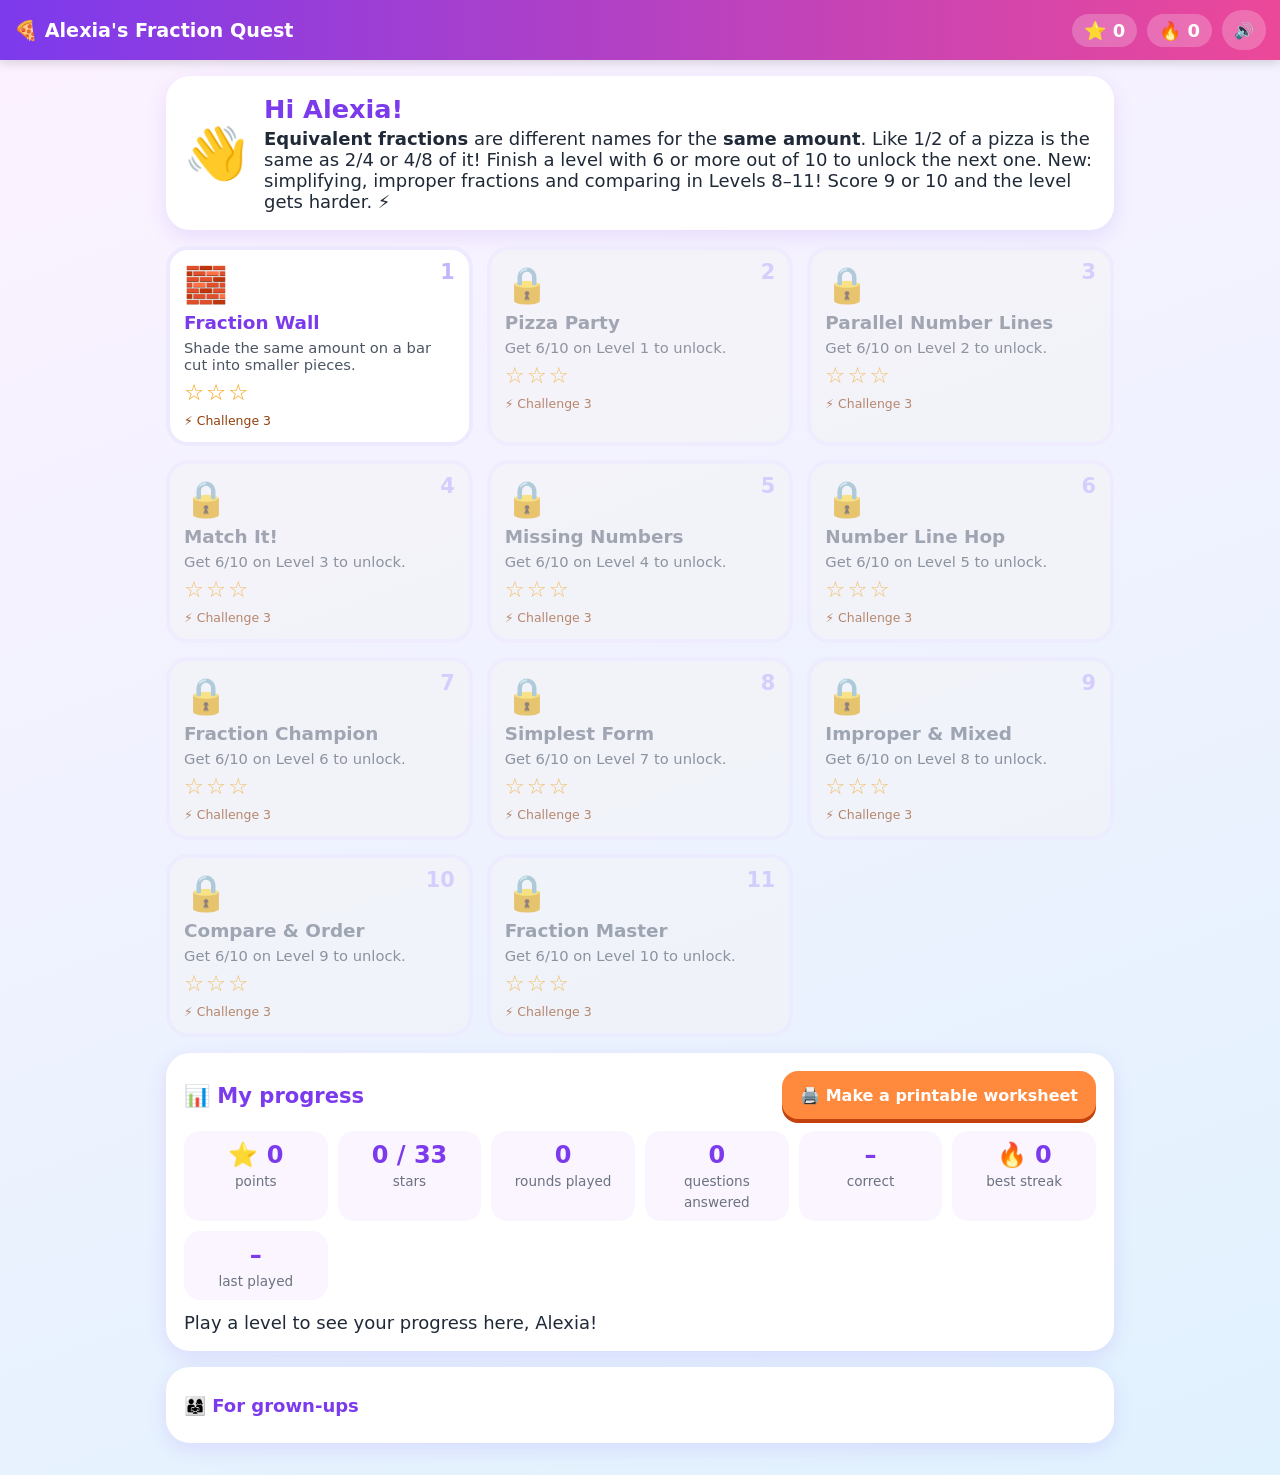
<file: learn/alexia/index.html>
<!DOCTYPE html>
<html lang="en-AU">
<head>
<meta charset="utf-8">
<meta name="viewport" content="width=device-width, initial-scale=1, viewport-fit=cover">
<meta name="theme-color" content="#7c3aed">
<title>Alexia's Fraction Quest – Equivalent Fractions</title>
<link rel="icon" href="data:image/svg+xml,%3Csvg xmlns='http://www.w3.org/2000/svg' viewBox='0 0 100 100'%3E%3Ctext y='.9em' font-size='90'%3E%F0%9F%8D%95%3C/text%3E%3C/svg%3E">
<style>
:root{--purple:#7c3aed;--purple2:#8b5cf6;--orange:#ff8a3d;--pink:#ec4899;--green:#16a34a;--green2:#22c55e;--red:#e11d48;--ink:#1f2937;--bg1:#fdf2ff;--bg2:#e0f2fe;--card:#fff;--gold:#f59e0b}
*{box-sizing:border-box;-webkit-tap-highlight-color:transparent}
html,body{margin:0;padding:0}
body{font-family:"Trebuchet MS","Segoe UI",system-ui,-apple-system,Roboto,sans-serif;color:var(--ink);background:linear-gradient(160deg,var(--bg1),var(--bg2));min-height:100vh;font-size:18px}
button{font-family:inherit;font-size:1rem;cursor:pointer;border:none;border-radius:16px;padding:12px 18px;min-height:48px;touch-action:manipulation}
button:focus-visible{outline:4px solid #fbbf24;outline-offset:2px}
.hidden{display:none!important}
.topbar{position:sticky;top:0;z-index:20;display:flex;align-items:center;gap:10px;padding:10px 14px;background:linear-gradient(90deg,#7c3aed,#ec4899);color:#fff;box-shadow:0 3px 10px rgba(0,0,0,.15)}
.topbar h1{font-size:1.2rem;margin:0;flex:1;white-space:nowrap;overflow:hidden;text-overflow:ellipsis;cursor:pointer}
.pill{background:rgba(255,255,255,.22);border-radius:999px;padding:6px 12px;font-weight:bold;white-space:nowrap}
.iconbtn{background:rgba(255,255,255,.22);color:#fff;min-height:40px;padding:6px 12px;border-radius:999px}
main{max-width:980px;margin:0 auto;padding:16px}
.card{background:var(--card);border-radius:24px;padding:18px;box-shadow:0 6px 20px rgba(124,58,237,.12);margin-bottom:16px}
.hero{display:flex;gap:16px;align-items:center;flex-wrap:wrap}
.hero .big{font-size:3.2rem}
.hero h2{margin:0 0 4px;font-size:1.6rem;color:var(--purple)}
.hero p{margin:0}
.levels{display:grid;grid-template-columns:repeat(auto-fill,minmax(250px,1fr));gap:14px}
.lvl{position:relative;text-align:left;background:#fff;border:4px solid #ede9fe;border-radius:22px;padding:14px;display:flex;flex-direction:column;gap:6px;transition:transform .12s}
.lvl:not(.locked):hover{transform:translateY(-3px);border-color:var(--purple2)}
.lvl .ic{font-size:2.2rem}
.lvl .t{font-weight:bold;font-size:1.15rem;color:var(--purple)}
.lvl .b{font-size:.92rem;color:#4b5563}
.lvl .s{font-size:1.4rem;color:var(--gold);letter-spacing:2px}
.lvl .num{position:absolute;top:10px;right:14px;font-weight:bold;color:#c4b5fd;font-size:1.3rem}
.lvl.locked{opacity:.6;background:#f3f4f6;cursor:not-allowed}
.lvl.locked .t{color:#6b7280}
.btn{background:var(--purple);color:#fff;font-weight:bold;box-shadow:0 4px 0 #5b21b6}
.btn:active{transform:translateY(2px);box-shadow:0 2px 0 #5b21b6}
.btn.orange{background:var(--orange);box-shadow:0 4px 0 #c2410c}
.btn.green{background:var(--green);box-shadow:0 4px 0 #166534}
.btn.ghost{background:#ede9fe;color:var(--purple);box-shadow:0 4px 0 #c4b5fd}
.btn:disabled{opacity:.45;cursor:not-allowed}
.row{display:flex;gap:12px;flex-wrap:wrap;align-items:center}
.stats{display:grid;grid-template-columns:repeat(auto-fill,minmax(140px,1fr));gap:10px}
.stat{background:#faf5ff;border-radius:16px;padding:10px;text-align:center}
.stat b{display:block;font-size:1.5rem;color:var(--purple)}
.stat span{font-size:.85rem;color:#6b7280}
details summary{cursor:pointer;font-weight:bold;color:var(--purple);min-height:40px;display:flex;align-items:center}
/* fractions */
.frac{display:inline-flex;flex-direction:column;align-items:center;vertical-align:middle;line-height:1.05;margin:0 .15em;font-weight:bold}
.frac .num{border-bottom:3px solid currentColor;padding:0 .2em}
.frac .den{padding:0 .2em}
.frac.big{font-size:1.7em}
.frac.huge{font-size:2.6em}
/* play */
.playhead{display:flex;align-items:center;gap:10px;flex-wrap:wrap;margin-bottom:10px}
.playhead .lvlname{font-weight:bold;color:var(--purple);font-size:1.2rem;flex:1}
.dots{display:flex;gap:5px}
.dot{width:16px;height:16px;border-radius:50%;background:#e5e7eb;border:2px solid #d1d5db}
.dot.cur{border-color:var(--purple);background:#ddd6fe;transform:scale(1.2)}
.dot.ok{background:var(--green2);border-color:var(--green)}
.dot.no{background:#fda4af;border-color:var(--red)}
.prompt{font-size:1.3rem;line-height:1.6;margin-bottom:12px;text-align:center}
.stage{display:flex;flex-direction:column;align-items:center;gap:12px;min-height:120px}
.barrow{display:flex;align-items:center;gap:12px;width:100%;max-width:720px}
.barlabel{min-width:64px;text-align:center;font-size:1.3rem}
svg{display:block}
svg.bar{width:100%;height:auto}
svg.interactive [data-piece],svg.interactive .tickhit{cursor:pointer}
svg.interactive [data-piece]:hover{opacity:.85}
.pizzas{display:flex;gap:18px;justify-content:center;flex-wrap:wrap;width:100%}
.pz{display:flex;flex-direction:column;align-items:center;gap:6px;font-size:1.2rem}
svg.pizza{width:min(42vw,250px);height:auto}
svg.nl{width:100%;max-width:760px;height:auto}
.controls{display:flex;gap:12px;justify-content:center;margin-top:14px;flex-wrap:wrap}
.hint{margin-top:12px;background:#fffbeb;border:3px dashed #fbbf24;border-radius:16px;padding:12px;text-align:center;font-size:1.1rem}
.feedback{margin-top:14px;border-radius:20px;padding:14px;text-align:center;font-size:1.1rem;animation:pop .25s ease-out}
.feedback.good{background:#dcfce7;border:3px solid var(--green2)}
.feedback.bad{background:#fff1f2;border:3px solid #fda4af}
.fbtitle{font-size:1.45rem;font-weight:bold;margin-bottom:6px}
.expl{margin:10px auto;max-width:720px;line-height:1.7}
.expl .barrow{margin:6px auto}
@keyframes pop{from{transform:scale(.92);opacity:0}to{transform:scale(1);opacity:1}}
.opts{display:grid;grid-template-columns:repeat(4,1fr);gap:12px;width:100%;max-width:640px}
.opt{background:#fff;border:4px solid #ddd6fe;font-size:1.7rem;padding:14px 6px;min-height:100px;color:var(--ink)}
.opt:hover{border-color:var(--purple2)}
.opt.right{background:#dcfce7;border-color:var(--green2)}
.opt.wrong{background:#ffe4e6;border-color:var(--red)}
@media (max-width:560px){.opts{grid-template-columns:repeat(2,1fr)}}
.equation{display:flex;align-items:center;justify-content:center;gap:16px;font-size:1.3rem}
.equation .eq{font-size:2.6rem;font-weight:bold}
.ansbox{display:inline-block;min-width:1.6em;min-height:1.1em;border:3px dashed var(--purple);border-radius:10px;color:var(--purple);background:#faf5ff;text-align:center}
.keypad{display:grid;grid-template-columns:repeat(5,1fr);gap:8px;max-width:420px;width:100%}
.keypad button{background:#ede9fe;color:var(--purple);font-size:1.5rem;font-weight:bold;min-height:56px;box-shadow:0 3px 0 #c4b5fd}
.keypad button:active{transform:translateY(2px)}
.work{display:inline-flex;align-items:center;gap:6px;font-size:1.4rem;margin:6px 0}
.wops{display:flex;flex-direction:column;gap:10px;font-size:1rem;font-weight:bold;color:var(--red)}
.wops span{background:#ffe4e6;border-radius:999px;padding:2px 10px}
.tag{display:inline-block;background:#ede9fe;color:var(--purple);border-radius:999px;padding:2px 10px;font-size:.85rem;font-weight:bold}
/* results */
.results{text-align:center}
.results .stars{font-size:3.4rem;color:var(--gold);letter-spacing:6px}
.results h2{color:var(--purple);font-size:1.8rem;margin:8px 0}
.confetti{position:fixed;top:-20px;width:12px;height:18px;z-index:50;pointer-events:none;animation:fall linear forwards}
@keyframes fall{to{transform:translateY(110vh) rotate(720deg)}}
/* worksheet */
.wstool{position:sticky;top:64px;z-index:10}
.page{background:#fff;color:#000;max-width:800px;margin:0 auto 20px;padding:28px 34px;border-radius:8px;box-shadow:0 4px 18px rgba(0,0,0,.12);font-size:15px}
.page h2{margin:0 0 4px;font-size:22px}
.page h3{margin:16px 0 6px;font-size:16px;border-bottom:2px solid #000;padding-bottom:2px}
.page .meta{display:flex;justify-content:space-between;font-size:15px;margin:6px 0 10px}
.page .instr{font-size:13px;margin:2px 0 8px;color:#333}
.page .wsrow{display:flex;align-items:center;gap:10px;margin:6px 0;break-inside:avoid}
.page .wsrow svg.bar{max-width:420px}
.page .grid2{display:grid;grid-template-columns:1fr 1fr;gap:10px 30px}
.page .grid2>div{font-size:18px;display:flex;align-items:center;gap:6px;break-inside:avoid}
.page .blank{display:inline-block;width:30px;height:24px;border:2px solid #000;border-radius:4px;vertical-align:middle}
.page .frac .num,.page .frac .den{min-width:1em;text-align:center}
.page .choice span.c{display:inline-block;margin:0 10px}
.page svg.nl{max-width:680px}
.page .ans{color:#b91c1c;font-weight:bold}
.page.answers{border-top:6px solid #b91c1c}
.page .wsgap{margin-bottom:12px}
.page .grid2.grid4{grid-template-columns:repeat(4,1fr)}
@media print{
 @page{size:A4;margin:10mm}
 body{background:#fff}
 .topbar,.no-print,#home,#play,#results{display:none!important}
 #worksheet{display:block!important}
 main{padding:0;max-width:none}
 .page{box-shadow:none;border-radius:0;margin:0;padding:0;max-width:none}
 .page.answers{break-before:page;page-break-before:always;border-top:none}
 .page{font-size:12px}
 .page h2{font-size:18px}
 .page h3{margin:8px 0 3px;font-size:14px}
 .page .instr{margin:0 0 3px;font-size:11px}
 .page .wsrow{margin:1px 0}
 .page .wsgap{margin-bottom:5px}
 .page .wsrow svg.bar{height:auto}
 .page .wsrow svg.bar{max-width:300px}
 .page svg.nl{max-width:440px;margin:0 auto}
 .page .frac.big{font-size:1.35em}
 .page .grid2{gap:4px 30px}
 .page .grid2>div{font-size:15px}
 .page .blank{width:24px;height:18px}
}
.clvl{display:inline-block;font-size:.8rem;background:#fef3c7;color:#92400e;border-radius:999px;padding:2px 10px;margin-left:6px;vertical-align:middle;white-space:nowrap}
.clv{display:block;font-size:.78rem;color:#92400e;margin-top:2px}
.stepup{font-size:1.1rem;background:#ecfdf5;color:#065f46;border-radius:12px;padding:8px 12px;display:inline-block}.stepup.down{background:#fff7ed;color:#9a3412}
.diffset{background:#f8fafc;border-radius:12px;padding:8px 12px;margin:8px 0}.diffset label{margin-right:14px;white-space:nowrap}.diffset input{width:20px;height:20px;vertical-align:middle}.diffset .small{font-size:.9rem;margin:6px 0 0}
.mixed{display:inline-flex;align-items:center;gap:2px;vertical-align:middle}.mixed .mw{font-weight:800;font-size:1.3em}.mixed.huge .mw{font-size:3.4rem}.mixed.big .mw{font-size:1.9em}
.entry{display:inline-flex;align-items:center;gap:6px}.mw2 .ansbox{font-size:3.2rem;font-weight:800;min-width:1.2em}
.fbox{cursor:pointer}.fbox.active{border-style:solid;box-shadow:0 0 0 4px #ddd6fe}
.cmpbox{display:inline-flex;align-items:center;justify-content:center;width:72px;height:72px;border-radius:50%;border:4px dashed var(--purple);font-size:2.6rem;font-weight:800;color:var(--purple);background:#faf5ff}
.opts.sym{grid-template-columns:repeat(3,1fr);max-width:420px}.opts.sym .opt{font-size:2.4rem;min-height:80px}
.opts.six{grid-template-columns:repeat(3,1fr)}.opt.picked{background:#ede9fe;border-color:var(--purple)}.opt.used{opacity:.35}
.ordrow{display:flex;align-items:center;justify-content:center;gap:8px;flex-wrap:wrap;margin-bottom:6px}.ordslot{display:inline-flex;align-items:center;justify-content:center;min-width:64px;min-height:84px;border:3px dashed #c4b5fd;border-radius:12px;background:#faf5ff}.lt{font-size:2rem;font-weight:800}
.wholes{display:flex;flex-direction:column;gap:6px;width:100%;max-width:720px;margin:0 auto}
.page .circ{display:inline-block;width:26px;height:26px;border:2px solid #000;border-radius:50%;vertical-align:middle;margin:0 6px}
.page .mixed .mw{font-size:1.3em}
@media(max-width:560px){.opts.six{grid-template-columns:repeat(2,1fr)}.mixed.huge .mw{font-size:2.4rem}.cmpbox{width:56px;height:56px;font-size:2rem}}
.redotag{display:inline-block;margin-left:8px;padding:2px 10px;border-radius:999px;background:#fff7ed;color:#c2410c;border:2px solid #fdba74;font-size:.85rem;font-weight:800;vertical-align:middle}.fixedline{display:inline-block;background:#ecfdf5;color:#065f46;border-radius:12px;padding:6px 12px;font-weight:700}.again{font-size:.95rem;margin-top:4px;opacity:.85}
#rdoRev{position:fixed;inset:0;z-index:60;background:rgba(15,23,42,.5);overflow:auto;padding:14px;-webkit-overflow-scrolling:touch}#rdoRev.hidden{display:none}
.rdoPanel{max-width:900px;margin:0 auto;background:#fff;border-radius:22px;padding:16px;box-shadow:0 10px 40px rgba(0,0,0,.25);text-align:left}
.rdoTop{display:flex;justify-content:space-between;align-items:center;gap:10px}.rdoTop h2{margin:0;font-size:1.4rem}.rdoSmall{font-size:.9rem;opacity:.85}
.rdoSeg,.rdoBtns,.rdoNav{display:flex;gap:8px;flex-wrap:wrap;align-items:center;margin:8px 0}.rdoNav{justify-content:space-between}
.rdoItem{border:3px solid #e5e7eb;border-radius:18px;padding:12px;margin:12px 0}.rdoHead b{font-size:1.1rem}
.rdoQ{display:flex;align-items:center;gap:8px;font-size:1.15rem;margin:6px 0;flex-wrap:wrap}.rdoSay{border:0;background:#eef2ff;border-radius:999px;width:44px;height:44px;font-size:1.1rem;cursor:pointer}
.rdoSnap{pointer-events:none;border:2px dashed #e5e7eb;border-radius:14px;padding:8px;margin:4px 0;overflow-x:auto}.rdoSnap svg{max-width:100%;height:auto}
.rdoLbl{font-weight:800;margin:6px 0}.rdoLbl.bad{color:#b91c1c}.rdoLbl.ok{color:#047857}
.rdoExp{background:#ecfdf5;border:2px solid #a7f3d0;border-radius:14px;padding:10px 14px;margin:8px 0}.rdoSteps{margin:6px 0;padding-left:22px}.rdoSteps li{margin:3px 0}
body.rdoOpen{overflow:hidden}
</style>
</head>
<body>
<header class="topbar">
  <h1 id="homeLink" title="Back to levels">🍕 <span id="titleName">Alexia</span>'s Fraction Quest</h1>
  <span class="pill" id="ptsPill" title="Points">⭐ 0</span>
  <span class="pill" id="streakPill" title="Streak">🔥 0</span>
  <button class="iconbtn" id="soundBtn" aria-label="Sound on or off">🔊</button>
  <a class="iconbtn hidden" id="switchBtn" href="../index.html?switch=1" title="Switch player" style="text-decoration:none;font-weight:bold;display:inline-flex;align-items:center;white-space:nowrap">👥 Switch</a>
</header>
<main>
<!-- HOME -->
<section id="home">
  <div class="card hero">
    <div class="big">👋</div>
    <div style="flex:1;min-width:220px">
      <h2 id="hello">Hi Alexia!</h2>
      <p><b>Equivalent fractions</b> are different names for the <b>same amount</b>. Like 1/2 of a pizza is the same as 2/4 or 4/8 of it! Finish a level with 6 or more out of 10 to unlock the next one. New: simplifying, improper fractions and comparing in Levels 8–11! Score 9 or 10 and the level gets harder. ⚡</p>
    </div>
  </div>
  <div class="levels" id="levelGrid"></div>
  <div class="card" style="margin-top:16px">
    <div class="row" style="justify-content:space-between">
      <h3 style="margin:0;color:var(--purple)">📊 My progress</h3>
      <button class="btn orange" id="wsBtn">🖨️ Make a printable worksheet</button>
    </div>
    <div class="stats" id="stats" style="margin-top:12px"></div>
    <p id="tricky" style="margin:12px 0 0"></p>
  </div>
  <div class="card">
    <details>
      <summary>👨‍👩‍👧 For grown-ups</summary>
      <p>Levels follow the NSW Mathematics K–10 syllabus for fractions: picture models first (fraction walls and pizzas), then <b>parallel number lines</b> (the method used in class this term), then choosing equivalents, missing numbers (multiply or divide the top and bottom by the same number) and placing fractions on a number line. Levels 8–11 stretch further: simplest form with denominators up to 100, improper fractions and mixed numbers (including their equivalents), and comparing and ordering unlike fractions by making the denominators the same. At higher Challenge levels the counting labels, number-line labels and pictures are hidden until a hint is used, denominators go up to 24 on the pictures and up to 100 elsewhere, and Match It! asks for <b>every</b> equivalent fraction.</p>
      <p>Wrong answers show a picture explaining why. Hints are free to use but give 5 points instead of 10 (3 at Challenge level 4 and 5). Progress is saved on this device only.</p>
      <div class="diffset"><b>Difficulty:</b>
        <label><input type="radio" name="diff" value="easy"> Easy</label>
        <label><input type="radio" name="diff" value="normal"> Normal</label>
        <label><input type="radio" name="diff" value="challenge"> Challenge</label>
        <p class="small">Challenge (the default) starts each level at Challenge level 3: bigger numbers, fewer pictures and typed answers. Easy is the original version of each level. Getting 9 or 10 right steps that level up (to Challenge level 5); 4 or fewer steps it back down.</p></div>
      <div class="row">
        <label class="row" style="gap:6px"><input type="checkbox" id="unlockAll" style="width:24px;height:24px"> Unlock all levels</label>
        <button class="btn ghost" id="resetBtn">Reset progress</button>
      </div>
    </details>
  </div>
</section>

<!-- PLAY -->
<section id="play" class="hidden">
  <div class="playhead">
    <button class="btn ghost" id="quitBtn">← Levels</button>
    <div class="lvlname" id="lvlName"></div>
    <div class="dots" id="dots"></div>
  </div>
  <div class="card">
    <div class="prompt" id="prompt"></div>
    <div class="stage" id="stage"></div>
    <div class="controls" id="controls">
      <button class="btn ghost" id="hintBtn">💡 Hint</button>
      <button class="btn green" id="checkBtn">Check ✓</button>
    </div>
    <div class="hint hidden" id="hintBox"></div>
    <div class="feedback hidden" id="feedback"></div>
  </div>
</section>

<!-- RESULTS -->
<section id="results" class="hidden">
  <div class="card results" id="resultsCard"></div>
</section>

<!-- WORKSHEET -->
<section id="worksheet" class="hidden">
  <div class="card row no-print wstool">
    <button class="btn ghost" id="wsBack">← Back</button>
    <button class="btn" id="wsNew">🔀 New worksheet</button>
    <button class="btn orange" id="wsPrint">🖨️ Print</button>
    <span style="font-size:.9rem;color:#6b7280">The answer key prints on its own page.</span>
  </div>
  <div id="sheet"></div>
</section>
</main>

<script>
(function(){
'use strict';
/* player / profile (hub-aware; standalone falls back to the original key) */
const params=new URLSearchParams(location.search);
const PLAYER=(params.get('player')||'').toLowerCase().replace(/[^a-z0-9_-]/g,'');
let NAME='Alexia';
try{const pr=JSON.parse(localStorage.getItem('kidsHub.profiles')||'null');if(PLAYER&&pr&&pr[PLAYER]&&pr[PLAYER].name)NAME=String(pr[PLAYER].name).replace(/[<>&"'`]/g,'').slice(0,20)||NAME;}catch(e){}
const LEGACY='alexiaFractionQuest.v1';
const STORE=PLAYER?`kidsHub.p.${PLAYER}.fractions`:LEGACY;
try{if(PLAYER==='alexia'&&!localStorage.getItem(STORE)&&localStorage.getItem(LEGACY))localStorage.setItem(STORE,localStorage.getItem(LEGACY));}catch(e){}
const $=s=>document.querySelector(s);
const rnd=(a,b)=>a+Math.floor(Math.random()*(b-a+1));
const pick=a=>a[Math.floor(Math.random()*a.length)];
const shuffle=a=>{for(let i=a.length-1;i>0;i--){const j=Math.floor(Math.random()*(i+1));[a[i],a[j]]=[a[j],a[i]];}return a;};
const range=n=>[...Array(n).keys()];
const F=(n,d,cls='')=>`<span class="frac ${cls}"><span class="num">${n}</span><span class="den">${d}</span></span>`;

const DENS=[2,3,4,5,6,8,10,12];
const EASY=[[2,4],[2,6],[2,8],[3,6],[4,8],[5,10]];
const MED=EASY.concat([[3,12],[4,12],[2,10],[6,12],[2,12]]);
const ALL=MED;

const LEVELS=[
 {id:1,icon:'🧱',title:'Fraction Wall',blurb:'Shade the same amount on a bar cut into smaller pieces.',types:['bar'],pairs:EASY},
 {id:2,icon:'🍕',title:'Pizza Party',blurb:'Cut the pizza into more slices. Is it still the same amount?',types:['pizza'],pairs:MED},
 {id:3,icon:'📏',title:'Parallel Number Lines',blurb:'Just like in class! Find the fraction that lines up.',types:['nlpar'],pairs:ALL},
 {id:4,icon:'🎯',title:'Match It!',blurb:'Pick the fraction that is worth the same amount.',types:['choice'],pairs:ALL},
 {id:5,icon:'🔍',title:'Missing Numbers',blurb:'Multiply or divide the top and bottom by the same number.',types:['missing'],pairs:ALL},
 {id:6,icon:'🐸',title:'Number Line Hop',blurb:'Help the frog hop to where the fraction lives.',types:['nlplace'],pairs:ALL},
 {id:7,icon:'🏆',title:'Fraction Champion',blurb:'A mix of everything. Can you get 3 stars?',types:['bar','pizza','nlpar','choice','missing','nlplace','missing','choice'],pairs:ALL},
 {id:8,icon:'✂️',title:'Simplest Form',blurb:'Divide the top and bottom to simplify, with denominators up to 100.',types:['simplify'],pairs:ALL},
 {id:9,icon:'🎈',title:'Improper & Mixed',blurb:'7/4 = 1 3/4, and improper fractions have equivalents too.',types:['improper'],pairs:ALL},
 {id:10,icon:'⚖️',title:'Compare & Order',blurb:'Make the bottom numbers the same, then compare and order.',types:['compare','order'],pairs:ALL},
 {id:11,icon:'👑',title:'Fraction Master',blurb:'The toughest mix: big denominators, simplifying, improper fractions and ordering.',types:['simplify','improper','compare','order','missing','choice','nlpar','simplify','improper','missing'],pairs:ALL},
];
const TYPE_NAMES={bar:'Fraction Wall',pizza:'Pizza Party',nlpar:'Parallel Number Lines',choice:'Match It!',missing:'Missing Numbers',nlplace:'Number Line Hop'};
const ROUND=10, UNLOCK=6;

const DIFFS={easy:{base:0,label:'Easy'},normal:{base:1,label:'Normal'},challenge:{base:2,label:'Challenge'}};
const levelD=id=>Math.min(4,(DIFFS[S.diff]||DIFFS.challenge).base+((S.adapt||{})[id]||0));
const starsFor=s=>s>=10?3:s>=8?2:s>=UNLOCK?1:0;

/* ---------- storage ---------- */
const defState=()=>({diff:'challenge',adapt:{},levels:{},points:0,answered:0,correct:0,bestStreak:0,rounds:0,lastPlayed:null,byType:{},unlockAll:false,sound:true,history:[]});
function load(){try{return Object.assign(defState(),JSON.parse(localStorage.getItem(STORE)||'{}'));}catch(e){return defState();}}
let S=load();
function save(){try{localStorage.setItem(STORE,JSON.stringify(S));}catch(e){}}
const unlocked=id=>id===1||S.unlockAll||((S.levels[id-1]||{}).stars||0)>=1;

/* ---------- sound ---------- */
let actx=null;
function sfx(kind){
  if(!S.sound)return;
  try{
    actx=actx||new (window.AudioContext||window.webkitAudioContext)();
    const N={good:[660,880],bad:[330,247],tap:[600],win:[523,659,784,1047]}[kind]||[];
    const t=actx.currentTime, vol=kind==='tap'?0.05:0.14;
    N.forEach((f,i)=>{const o=actx.createOscillator(),g=actx.createGain();o.type='sine';o.frequency.value=f;
      const s=t+i*0.12;g.gain.setValueAtTime(0.0001,s);g.gain.exponentialRampToValueAtTime(vol,s+0.02);g.gain.exponentialRampToValueAtTime(0.0001,s+0.2);
      o.connect(g);g.connect(actx.destination);o.start(s);o.stop(s+0.22);});
  }catch(e){}
}

/* ---------- SVG helpers ---------- */
function barSVG({parts,shaded=[],color='#ff8a3d',interactive=false,guideAt=null,groupEvery=0,w=600,h=64}){
  const on=new Set(shaded), pw=w/parts;
  let s=`<svg class="bar${interactive?' interactive':''}" viewBox="-6 -8 ${w+12} ${h+16}" aria-label="bar cut into ${parts} parts">`;
  for(let i=0;i<parts;i++){
    s+=`<rect ${interactive?`data-piece="${i}"`:''} x="${i*pw}" y="0" width="${pw}" height="${h}" fill="${on.has(i)?color:'#ffffff'}" stroke="#374151" stroke-width="2"/>`;
  }
  if(groupEvery>1)for(let g=groupEvery;g<parts;g+=groupEvery)s+=`<line x1="${g*pw}" y1="-6" x2="${g*pw}" y2="${h+6}" stroke="#e11d48" stroke-width="5" pointer-events="none"/>`;
  if(guideAt!=null)s+=`<line x1="${guideAt*w}" y1="-8" x2="${guideAt*w}" y2="${h+8}" stroke="#e11d48" stroke-width="4" stroke-dasharray="7 6" pointer-events="none"/>`;
  s+=`<rect x="0" y="0" width="${w}" height="${h}" fill="none" stroke="#1f2937" stroke-width="4" pointer-events="none"/></svg>`;
  return s;
}
function pizzaSVG({parts,shaded=[],interactive=false,groupEvery=0,r=100}){
  const on=new Set(shaded), c=r+10, T=2*Math.PI/parts;
  const P=a=>[c+r*Math.cos(a),c+r*Math.sin(a)];
  let s=`<svg class="pizza${interactive?' interactive':''}" viewBox="0 0 ${2*c} ${2*c}" aria-label="pizza cut into ${parts} slices">`;
  s+=`<circle cx="${c}" cy="${c}" r="${r+8}" fill="#d9954a"/>`;
  for(let i=0;i<parts;i++){
    const a0=-Math.PI/2+i*T,a1=a0+T,[x0,y0]=P(a0),[x1,y1]=P(a1);
    const fill=on.has(i)?'#ffb703':'#fff3d6';
    s+=`<path ${interactive?`data-piece="${i}"`:''} d="M${c},${c} L${x0.toFixed(2)},${y0.toFixed(2)} A${r},${r} 0 ${T>Math.PI?1:0} 1 ${x1.toFixed(2)},${y1.toFixed(2)} Z" fill="${fill}" stroke="#8a4b16" stroke-width="2.5"/>`;
    if(on.has(i)){const am=a0+T/2,pr=Math.max(6,Math.min(13,r*0.55/parts*2.2));
      [[0.62,0],[0.36,0.6]].forEach(([f,off])=>{if(parts>8&&off)return;const aa=am+(off?T*0.18:0);
        s+=`<circle cx="${(c+r*f*Math.cos(aa)).toFixed(1)}" cy="${(c+r*f*Math.sin(aa)).toFixed(1)}" r="${pr}" fill="#c0392b" pointer-events="none"/>`;});}
  }
  if(groupEvery>1)for(let g=0;g<parts;g+=groupEvery){const [x,y]=P(-Math.PI/2+g*T);s+=`<line x1="${c}" y1="${c}" x2="${x}" y2="${y}" stroke="#e11d48" stroke-width="6" stroke-linecap="round" pointer-events="none"/>`;}
  s+=`</svg>`;return s;
}
function fracSVG(x,y,n,d,color='#1f2937',size=19){
  return `<text x="${x}" y="${y}" text-anchor="middle" font-size="${size}" font-weight="bold" fill="${color}">${n}</text>`+
    `<line x1="${x-11}" y1="${y+5}" x2="${x+11}" y2="${y+5}" stroke="${color}" stroke-width="2.5"/>`+
    `<text x="${x}" y="${y+24}" text-anchor="middle" font-size="${size}" font-weight="bold" fill="${color}">${d}</text>`;
}
/* lines: [{parts, labels:'all'|'ends'|array, mark, markColor, interactive, selected, highlight, blanks, frog}] */
function nlSVG({lines,box=null,guide=null,w=680}){
  const m=40,L=w-2*m,gap=112,top=40,H=top+gap*(lines.length-1)+80;
  let s=`<svg class="nl" viewBox="0 0 ${w} ${H}" aria-label="number lines">`;
  (box==null?[]:[].concat(box)).forEach(v=>{const x=m+v*L;s+=`<rect x="${x-24}" y="${top-26}" width="48" height="${gap*(lines.length-1)+90}" rx="10" fill="rgba(225,29,72,.06)" stroke="#e11d48" stroke-width="3" stroke-dasharray="8 6" pointer-events="none"/>`;});
  if(guide!=null){const x=m+guide*L;s+=`<line x1="${x}" y1="${top-18}" x2="${x}" y2="${H-6}" stroke="#e11d48" stroke-width="4" stroke-dasharray="7 6" pointer-events="none"/>`;}
  lines.forEach((ln,j)=>{
    const y=top+j*gap, step=L/ln.parts;
    s+=`<line x1="${m}" y1="${y}" x2="${m+L}" y2="${y}" stroke="#1f2937" stroke-width="4" stroke-linecap="round"/>`;
    for(let i=0;i<=ln.parts;i++){
      const x=m+i*step,end=i===0||i===ln.parts;
      s+=`<line x1="${x}" y1="${y-(end?16:12)}" x2="${x}" y2="${y+(end?16:12)}" stroke="#1f2937" stroke-width="3"/>`;
      if(i===0)s+=`<text x="${x}" y="${y+40}" text-anchor="middle" font-size="22" font-weight="bold">0</text>`;
      else if(i===ln.parts)s+=`<text x="${x}" y="${y+40}" text-anchor="middle" font-size="22" font-weight="bold">1</text>`;
      else{
        const lab=ln.labels==='all'||(Array.isArray(ln.labels)&&ln.labels.includes(i))||ln.mark===i;
        const col=ln.highlight===i?'#15803d':ln.mark===i?(ln.markColor||'#ea580c'):'#1f2937';
        if(lab)s+=fracSVG(x,y+36,i,ln.parts,col);
        else if(ln.blanks)s+=`<rect x="${x-12}" y="${y+20}" width="24" height="20" fill="#fff" stroke="#555" stroke-width="1.5"/><line x1="${x-12}" y1="${y+45}" x2="${x+12}" y2="${y+45}" stroke="#555" stroke-width="2"/><rect x="${x-12}" y="${y+50}" width="24" height="20" fill="#fff" stroke="#555" stroke-width="1.5"/>`;
      }
      if(ln.mark===i)s+=`<circle cx="${x}" cy="${y}" r="11" fill="${ln.markColor||'#ff8a3d'}" stroke="#fff" stroke-width="3"/>`;
      if(ln.highlight===i)s+=`<circle cx="${x}" cy="${y}" r="13" fill="#22c55e" stroke="#fff" stroke-width="3"/>`;
      if(ln.selected===i&&ln.highlight!==i)s+=`<circle cx="${x}" cy="${y}" r="13" fill="${ln.selColor||'#8b5cf6'}" stroke="#fff" stroke-width="3"/>`;
      if(ln.frog===i)s+=`<text x="${x}" y="${y-20}" text-anchor="middle" font-size="34">🐸</text>`;
      if(ln.interactive&&!end)s+=`<rect class="tickhit" data-tick="${i}" x="${x-step/2}" y="${y-38}" width="${step}" height="76" fill="transparent"/>`;
    }
  });
  return s+`</svg>`;
}

/* ---------- question generation ---------- */
function base(pairs,used){
  let q;
  for(let t=0;t<60;t++){
    const [b,d]=pick(pairs),a=rnd(1,b-1),key=a+'/'+b+'/'+d;
    q={a,b,d,k:d/b,c:a*(d/b)};
    if(!used.has(key)||t>50){used.add(key);break;}
  }
  return q;
}
const PRAISE=[`Great work, ${NAME}!`,`Brilliant, ${NAME}!`,`You're a fraction star, ${NAME}!`,'Spot on!','Fantastic!',`Awesome thinking, ${NAME}!`,'Nailed it!','Super job!'];

const stage=()=>$('#stage');
function setPrompt(h){$('#prompt').innerHTML=h;}
function twoBars(n1,d1,n2,d2,c1='#ff8a3d',c2='#8b5cf6'){
  return `<div class="barrow"><div class="barlabel">${F(n1,d1)}</div>${barSVG({parts:d1,shaded:range(n1),color:c1})}</div>`+
         `<div class="barrow"><div class="barlabel">${F(n2,d2)}</div>${barSVG({parts:d2,shaded:range(n2),color:c2})}</div>`;
}
function workHTML(n1,d1,n2,d2,op,k){
  return `<div class="work">${F(n1,d1,'big')}<div class="wops"><span>${op} ${k} ➜</span><span>${op} ${k} ➜</span></div>${F(n2,d2,'big')}</div>`;
}

const TYPES={
 /* 1. fraction wall */
 bar:{render(q){
   q.sel=new Set();
   setPrompt(`Tap the pieces of the purple bar to shade the <b>same amount</b> as ${F(q.a,q.b,'big')}`);
   const draw=(o={})=>{stage().innerHTML=
     `<div class="barrow"><div class="barlabel">${F(q.a,q.b)}</div>${barSVG({parts:q.b,shaded:range(q.a),color:'#ff8a3d',guideAt:o.guide?q.a/q.b:null})}</div>`+
     `<div class="barrow"><div class="barlabel">${F(q.D>=2&&!q.done?'?':(q.sel.size||'?'),q.d)}</div>${barSVG({parts:q.d,shaded:o.show||q.sel,color:'#8b5cf6',interactive:!q.done,guideAt:o.guide?q.a/q.b:null,groupEvery:o.group?q.k:0})}</div>`;};
   q.draw=draw;draw();
   stage().onclick=e=>{const p=e.target.closest('[data-piece]');if(!p||q.done)return;const i=+p.dataset.piece;q.sel.has(i)?q.sel.delete(i):q.sel.add(i);sfx('tap');draw({guide:q.usedHint});};
   q.answerKey=q.c;
   q.canCheck=()=>q.sel.size>0; q.nudge='Tap some purple pieces to shade them first.';
   q.check=()=>q.sel.size===q.c;
   q.hint=()=>{draw({guide:true});return `Look where the orange part stops. Shade the purple bar up to the <b>same dotted line</b>!`;};
   q.explain=ok=>{const mine=q.sel.size;q.sel=new Set(range(q.c));draw({group:true});
     return (ok?'':`You shaded ${F(mine,q.d)}. `)+`Each ${F(1,q.b)} piece splits into <b>${q.k}</b> smaller pieces (see the red lines). So ${q.a} piece${q.a>1?'s':''} become${q.a>1?'':'s'} ${q.a} × ${q.k} = <b>${q.c}</b> pieces.<br>${F(q.a,q.b,'big')} = ${F(q.c,q.d,'big')}`;};
 }},
 /* 2. pizza */
 pizza:{render(q){
   q.sel=new Set();
   setPrompt(`Pizza A has toppings on ${F(q.a,q.b,'big')}. Tap slices of Pizza B to put toppings on the <b>same amount</b>!`);
   const draw=(o={})=>{stage().innerHTML=`<div class="pizzas"><div class="pz">${pizzaSVG({parts:q.b,shaded:range(q.a)})}<div>Pizza A: ${F(q.a,q.b)}</div></div>`+
     `<div class="pz">${pizzaSVG({parts:q.d,shaded:o.show||q.sel,interactive:!q.done,groupEvery:o.group?q.k:0})}<div>Pizza B: ${F(q.D>=2&&!q.done?'?':(q.sel.size||'?'),q.d)}</div></div></div>`;};
   q.draw=draw;draw();
   stage().onclick=e=>{const p=e.target.closest('[data-piece]');if(!p||q.done)return;const i=+p.dataset.piece;q.sel.has(i)?q.sel.delete(i):q.sel.add(i);sfx('tap');draw({group:q.usedHint});};
   q.answerKey=q.c;
   q.canCheck=()=>q.sel.size>0; q.nudge='Tap some slices of Pizza B first.';
   q.check=()=>q.sel.size===q.c;
   q.hint=()=>{draw({group:true});return `The red lines show how Pizza B's slices fit into Pizza A's slices. Each big slice = <b>${q.k}</b> small slices.`;};
   q.explain=ok=>{const mine=q.sel.size;q.sel=new Set(range(q.c));draw({group:true});
     return (ok?'':`You topped ${F(mine,q.d)} of Pizza B. `)+`Every slice of Pizza A is the same as <b>${q.k}</b> slices of Pizza B. ${q.a} × ${q.k} = <b>${q.c}</b> slices.<br>${F(q.a,q.b,'big')} = ${F(q.c,q.d,'big')}`;};
 }},
 /* 3. parallel number lines */
 nlpar:{render(q){
   const down=Math.random()<0.7;
   const tp=down?q.b:q.d,bp=down?q.d:q.b,mk=down?q.a:q.c,ans=down?q.c:q.a;
   q.sel=null;q.answerKey=ans;
   setPrompt(`Which mark on the <b>bottom</b> line lines up with ${F(mk,tp,'big')}? Tap it, then press Check.`);
   const draw=(o={})=>{stage().innerHTML=nlSVG({lines:[{parts:tp,labels:q.D>=2&&!o.reveal?[]:'all',mark:mk},{parts:bp,labels:o.reveal?'all':[],interactive:!q.done,selected:q.sel,highlight:o.reveal?ans:null,selColor:o.reveal?'#e11d48':'#8b5cf6'}],guide:o.guide?mk/tp:null,box:o.reveal?mk/tp:null});};
   q.draw=draw;draw();
   stage().onclick=e=>{const t=e.target.closest('[data-tick]');if(!t||q.done)return;q.sel=+t.dataset.tick;sfx('tap');draw({guide:q.usedHint});};
   q.canCheck=()=>q.sel!=null; q.nudge='Tap a mark on the bottom line first.';
   q.check=()=>q.sel===ans;
   q.hint=()=>{draw({guide:true});return `Follow the dotted line straight down from ${F(mk,tp)}. Which mark does it touch?`;};
   q.explain=ok=>{const mine=q.sel;draw({reveal:true});
     const work=down?workHTML(q.a,q.b,q.c,q.d,'×',q.k):workHTML(q.c,q.d,q.a,q.b,'÷',q.k);
     return (ok?'':`You picked ${F(mine,bp)} (red dot). `)+`${F(mk,tp)} and ${F(ans,bp,'big')} are at the <b>same spot</b> on the number lines, so they are equivalent.<br>${work}`;};
 }},
 /* 4. multiple choice */
 choice:{render(q){
   if(q.D>=2)return choiceMulti(q);
   const rev=Math.random()<0.35;
   const tn=rev?q.c:q.a,td=rev?q.d:q.b,cn=rev?q.a:q.c,cd=rev?q.b:q.d,tv=tn/td;
   const additive=[tn+(cd-td),cd];
   const cands=[additive,[tn,cd],[cn+1,cd],[cn-1,cd],[cd-cn,cd]];
   (q.D>=1?[2,3,4,5,6,8,9,10,12,14,15,16,18,20,24]:DENS).forEach(D=>{if(D!==cd){cands.push([cn,D]);cands.push([Math.max(1,Math.round(tv*D)+pick([-1,1])),D]);}});
   const seen=new Set([cn+'/'+cd]),dis=[];
   for(const [n,d] of cands){const key=n+'/'+d;if(n<1||n>=d||d>(q.D>=1?24:12)||seen.has(key)||Math.abs(n/d-tv)<1e-9)continue;seen.add(key);dis.push([n,d]);}
   const first=dis.slice(0,2),rest=shuffle(dis.slice(2));
   const opts=shuffle([[cn,cd]].concat(first,rest).slice(0,4));
   q.opts=opts;q.answerKey=opts.findIndex(o=>o[0]===cn&&o[1]===cd);q.chosen=null;
   setPrompt(`Which fraction is the <b>same amount</b> as ${F(tn,td,'big')}?`);
   stage().innerHTML=`<div class="opts">${opts.map((o,i)=>`<button class="opt" data-opt="${i}">${F(o[0],o[1])}</button>`).join('')}</div>`;
   stage().onclick=e=>{const b=e.target.closest('[data-opt]');if(!b||q.done)return;q.chosen=+b.dataset.opt;answer(q.chosen===q.answerKey);};
   q.noCheck=true;
   q.hint=()=>rev?`Try <b>dividing</b> the top and bottom of ${F(tn,td)} by the same number.`:`Multiply the top <b>and</b> the bottom of ${F(tn,td)} by the same number. What can you multiply ${td} by?`;
   q.explain=ok=>{
     document.querySelectorAll('.opt').forEach((b,i)=>{if(i===q.answerKey)b.classList.add('right');else if(i===q.chosen)b.classList.add('wrong');});
     const work=rev?workHTML(tn,td,cn,cd,'÷',q.k):workHTML(tn,td,cn,cd,'×',q.k);
     if(ok)return `${work}<br>Same top and bottom number, same amount!`;
     const [wn,wd]=q.opts[q.chosen];
     const add=(wn===additive[0]&&wd===additive[1]);
     return `<div class="barrow"><div class="barlabel">${F(tn,td)}</div>${barSVG({parts:td,shaded:range(tn),color:'#ff8a3d'})}</div>`+
       `<div class="barrow"><div class="barlabel" style="color:#e11d48">${F(wn,wd)}</div>${barSVG({parts:wd,shaded:range(wn),color:'#fda4af'})}</div>`+
       `<div class="barrow"><div class="barlabel" style="color:#15803d">${F(cn,cd)}</div>${barSVG({parts:cd,shaded:range(cn),color:'#22c55e'})}</div>`+
       `See how ${F(wn,wd)} is a different amount? `+(add?`<b>Adding</b> the same number to the top and bottom doesn't work. We have to <b>multiply</b> or <b>divide</b>.`:'')+`<br>${work}`;};
 }},
 /* 5. missing number */
 missing:{render(q){
   const mode=pick(['num','num','den','simp']);
   let L,R,ans,hint,work;
   const box=`<span class="ansbox" id="ansBox">&nbsp;</span>`;
   if(mode==='num'){L=[q.a,q.b];R=[box,q.d];ans=q.c;hint=`The bottom went from ${q.b} to ${q.d}. ${q.b} × <b>?</b> = ${q.d}. Now do the <b>same</b> to the top!`;work=workHTML(q.a,q.b,q.c,q.d,'×',q.k);}
   else if(mode==='den'){L=[q.a,q.b];R=[q.c,box];ans=q.d;hint=`The top went from ${q.a} to ${q.c}. ${q.a} × <b>?</b> = ${q.c}. Now do the <b>same</b> to the bottom!`;work=workHTML(q.a,q.b,q.c,q.d,'×',q.k);}
   else{L=[q.c,q.d];R=[box,q.b];ans=q.a;hint=`The bottom went from ${q.d} to ${q.b}. ${q.d} ÷ <b>?</b> = ${q.b}. Now do the <b>same</b> to the top!`;work=workHTML(q.c,q.d,q.a,q.b,'÷',q.k);}
   q.mode=mode;q.answerKey=ans;q.input='';
   setPrompt(`Find the missing number so the fractions are <b>equivalent</b>.`);
   stage().innerHTML=`<div class="equation">${F(L[0],L[1],'huge')}<span class="eq">=</span>${F(R[0],R[1],'huge')}</div>`+
     `<div class="keypad">${[1,2,3,4,5,6,7,8,9,0].map(n=>`<button data-key="${n}">${n}</button>`).join('')}<button data-key="del" style="grid-column:span 5">⌫ Delete</button></div>`;
   const upd=()=>{const b=$('#ansBox');if(b)b.innerHTML=q.input||'&nbsp;';updCheck();};
   q.key=k=>{if(q.done)return;if(k==='del')q.input=q.input.slice(0,-1);else if(q.input.length<3)q.input+=k;sfx('tap');upd();};
   stage().onclick=e=>{const b=e.target.closest('[data-key]');if(b)q.key(b.dataset.key);};
   q.canCheck=()=>q.input.length>0;q.nudge='Type a number first.';
   q.check=()=>parseInt(q.input,10)===ans;
   q.hint=()=>hint;
   q.explain=ok=>{const kp=document.querySelector('.keypad');if(kp)kp.remove();const b=$('#ansBox');if(b){b.textContent=ans;b.style.borderColor=ok?'#16a34a':'#e11d48';}
     return (ok?'':`You wrote <b>${q.input}</b>, but the answer is <b>${ans}</b>. `)+`Whatever you do to the bottom, do to the top!<br>${work}`+twoBars(q.a,q.b,q.c,q.d);};
 }},
 /* 6. number line placement */
 nlplace:{render(q){
   const toB=Math.random()<0.5;
   const gn=toB?q.c:q.a,gd=toB?q.d:q.b,P=toB?q.b:q.d,ans=toB?q.a:q.c;
   q.sel=null;q.answerKey=ans;
   setPrompt(`Help the frog hop to ${F(gn,gd,'big')}! This line is cut into <b>${P}</b> equal parts. Tap the right mark.`);
   const draw=(o={})=>{const lines=[{parts:P,labels:o.reveal?'all':[],interactive:!q.done,selected:q.sel,frog:o.reveal?ans:q.sel,highlight:o.reveal?ans:null,selColor:o.reveal?'#e11d48':'#8b5cf6'}];
     if(o.reveal)lines.push({parts:gd,labels:'all',mark:gn});
     stage().innerHTML=nlSVG({lines,box:o.reveal?gn/gd:null});};
   q.draw=draw;draw();
   stage().onclick=e=>{const t=e.target.closest('[data-tick]');if(!t||q.done)return;q.sel=+t.dataset.tick;sfx('tap');draw();};
   q.canCheck=()=>q.sel!=null;q.nudge='Tap a mark on the line first.';
   q.check=()=>q.sel===ans;
   q.hint=()=>toB?`Each jump on this line is ${F(1,P)}, which is the same as <b>${q.k}</b> jumps of ${F(1,gd)}. So ${gn} ÷ ${q.k} = ?`:`Each ${F(1,gd)} is the same as <b>${q.k}</b> jumps on this line. So ${gn} × ${q.k} = ?`;
   q.explain=ok=>{const mine=q.sel;draw({reveal:true});
     const work=toB?workHTML(q.c,q.d,q.a,q.b,'÷',q.k):workHTML(q.a,q.b,q.c,q.d,'×',q.k);
     return (ok?'':`You tapped ${F(mine,P)} (red dot). `)+`${F(gn,gd)} lives at the same spot as ${F(ans,P,'big')}. The second line shows it!<br>${work}`;};
 }},
};

/* ===== harder content (difficulty layer) ===== */
const M=(w,n,d,cls='')=>`<span class="mixed ${cls}"><span class="mw">${w}</span>${F(n,d,cls)}</span>`;
const gcd=(a,b)=>b?gcd(b,a%b):a, lcm=(a,b)=>a*b/gcd(a,b);
const VIS1=MED.concat([[2,14],[3,9],[4,16],[5,15],[2,16],[3,15],[4,20]]);
const VIS2=[[3,9],[4,16],[5,15],[5,20],[4,20],[3,18],[6,18],[2,16],[8,16],[3,24],[4,24],[6,24],[8,24],[2,20],[10,20]];
const HUND=[[4,100],[5,100],[10,100],[20,100],[25,100],[2,100],[5,50],[10,50],[25,50],[2,50],[3,30],[6,30],[3,60],[4,40],[8,40],[6,36],[9,36],[12,36],[7,21],[7,28],[9,27],[8,64],[5,45],[6,48],[12,60],[4,80],[3,90]];
const VISUAL=new Set(['bar','pizza','nlpar','nlplace']);
function pairsFor(type,D,lp){
  if(D<=0)return lp;
  if(VISUAL.has(type))return D===1?VIS1:VIS2;
  return D===1?VIS1:D===2?VIS2.concat(HUND.slice(0,10)):D===3?VIS2.concat(HUND):HUND;
}
function postRender(q){}
/* typed fraction / mixed-number entry */
function fentry(q,cfg){
  q.cfg=cfg;q.f={w:'',n:'',d:''};q.fields=['w','n','d'].filter(k=>cfg[k]==='edit');q.active=q.fields[0];
  const box=k=>`<span class="ansbox fbox" data-field="${k}" id="f_${k}" role="button" aria-label="${{w:'whole number',n:'top number',d:'bottom number'}[k]} box">&nbsp;</span>`;
  const part=k=>cfg[k]==='edit'?box(k):cfg[k];
  q.entryHTML=`<span class="entry">${cfg.w!=null?`<span class="mw2">${part('w')}</span>`:''}<span class="frac huge"><span class="num">${part('n')}</span><span class="den">${part('d')}</span></span></span>`;
  q.keypadHTML=`<div class="keypad">${[1,2,3,4,5,6,7,8,9,0].map(n=>`<button data-key="${n}">${n}</button>`).join('')}<button data-key="del" ${q.fields.length>1?'':'style="grid-column:span 5"'}>⌫ Delete</button>${q.fields.length>1?'<button data-key="next" style="grid-column:span 4">Next box ➜</button>':''}</div>`;
  q.refresh=()=>{q.fields.forEach(k=>{const e=document.getElementById('f_'+k);if(e){e.innerHTML=q.f[k]||'&nbsp;';e.classList.toggle('active',!q.done&&k===q.active);}});updCheck();};
  q.key=k=>{if(q.done)return;const A=q.active;
    if(k==='next'){const i=q.fields.indexOf(A);q.active=q.fields[(i+1)%q.fields.length];}
    else if(k==='del')q.f[A]=q.f[A].slice(0,-1);
    else if(q.f[A].length<3)q.f[A]+=k;
    sfx('tap');q.refresh();};
  q.canCheck=()=>q.fields.every(k=>q.f[k].length>0);
  q.nudge=q.fields.length>1?'Fill in all the boxes first (tap a box to choose it).':'Type a number first.';
  q.val=k=>cfg[k]==='edit'?parseInt(q.f[k],10):cfg[k];
  q.lockBoxes=(ok,ans)=>{q.fields.forEach(k=>{const e=document.getElementById('f_'+k);if(e){e.classList.remove('active');if(!ok&&ans&&ans[k]!=null)e.textContent=ans[k];e.style.borderColor=ok?'#16a34a':'#e11d48';e.style.borderStyle='solid';}});const kp=document.querySelector('.keypad');if(kp)kp.remove();};
  q.bind=()=>{stage().onclick=e=>{const k=e.target.closest('[data-key]');if(k)return q.key(k.dataset.key);const f=e.target.closest('[data-field]');if(f&&!q.done&&q.fields.includes(f.dataset.field)){q.active=f.dataset.field;q.refresh();}};};
}
/* simplest fraction with denominator <= maxB */
function simpleFrac(maxB){let b,a;do{b=rnd(2,maxB);a=rnd(1,b-1);}while(gcd(a,b)!==1);return [a,b];}
/* number lines that run past 1 (for improper fractions): parallel lines with whole-number labels */
function nlWholes({lines,W,box=null}){
  const w=680,m=40,Lw=w-2*m,gap=104,top=40,H=top+gap*(lines.length-1)+76;
  let s=`<svg class="nl" viewBox="0 0 ${w} ${H}" aria-label="number lines">`;
  (box==null?[]:[].concat(box)).forEach(v=>{const x=m+v/W*Lw;s+=`<rect x="${x-24}" y="${top-26}" width="48" height="${gap*(lines.length-1)+86}" rx="10" fill="rgba(225,29,72,.06)" stroke="#e11d48" stroke-width="3" stroke-dasharray="6 5"/>`;});
  lines.forEach((ln,j)=>{const y=top+j*gap,N=ln.parts*W,step=Lw/N;
    s+=`<line x1="${m}" y1="${y}" x2="${m+Lw}" y2="${y}" stroke="#1f2937" stroke-width="4" stroke-linecap="round"/>`;
    for(let i=0;i<=N;i++){const x=m+i*step,wh=i%ln.parts===0;
      s+=`<line x1="${x}" y1="${y-(wh?16:10)}" x2="${x}" y2="${y+(wh?16:10)}" stroke="#1f2937" stroke-width="${wh?3:2}"/>`;
      if(wh)s+=`<text x="${x}" y="${y+40}" text-anchor="middle" font-size="22" font-weight="bold">${i/ln.parts}</text>`;
      else if(ln.labels==='all'||ln.mark===i||ln.highlight===i){const col=ln.highlight===i?'#15803d':ln.mark===i?(ln.markColor||'#ea580c'):'#1f2937';s+=fracSVG(x,y+34,i,ln.parts,col,N>24?14:17);}
      if(ln.mark===i)s+=`<circle cx="${x}" cy="${y}" r="11" fill="${ln.markColor||'#ff8a3d'}" stroke="#fff" stroke-width="3"/>`;
      if(ln.highlight===i)s+=`<circle cx="${x}" cy="${y}" r="13" fill="#22c55e" stroke="#fff" stroke-width="3"/>`;}
    if(ln.tag)s+=`<text x="${w-4}" y="${y-20}" text-anchor="end" font-size="15" font-weight="bold" fill="${ln.tagColor||'#1f2937'}">${ln.tag}</text>`;
  });
  return s+'</svg>';
}
function multiBars(n,d,color='#ff8a3d'){const W=Math.max(1,Math.ceil(n/d));let s='<div class="wholes">';
  for(let k=0;k<W;k++)s+=`<div>${barSVG({parts:d,shaded:range(Math.max(0,Math.min(d,n-k*d))),color,h:44})}</div>`;return s+'</div>';}
/* pick two different fractions for comparing */
function cmpPair(D,u){
  for(let t=0;t<80;t++){let a,b,c,d;
    if(D<=1){b=pick([2,3,4,5,6]);d=b*pick([2,3,4].filter(k=>b*k<=12));}
    else if(D===2){b=pick([2,3,4,5,6,8,10]);d=b*pick([2,3,4,5]);if(d>40)continue;}
    else{b=rnd(2,12);d=rnd(2,12);if(b===d||lcm(b,d)>(D===3?60:100))continue;}
    if(Math.random()<0.5)[b,d]=[d,b];
    a=rnd(1,b-1);c=rnd(1,d-1);
    const eq=a*d===c*b;if(eq&&Math.random()<0.75)continue;
    if(D>=2&&Math.abs(a/b-c/d)>0.34&&t<60)continue;
    const k=[a,b,c,d].join('/');if(u.has(k)&&t<70)continue;u.add(k);return {a,b,c,d};}
  return {a:1,b:2,c:2,d:5};
}
function orderSet(D,u){
  const n=D>=3?4:3;
  for(let t=0;t<200;t++){let ds;
    if(D<=1){const bse=pick([2,3,4]);ds=shuffle([bse,bse*2,bse*3,bse*4].filter(x=>x<=12)).slice(0,n);}
    else if(D===2){const bse=pick([2,3,4,5]);ds=range(n).map(()=>bse*pick([1,2,3,4]));}
    else{ds=range(n).map(()=>pick([2,3,4,5,6,8,10,12]));}
    const L=ds.reduce(lcm);if(L>(D>=3?120:60))continue;
    const fr=ds.map(d=>[rnd(1,d-1),d]);const vals=fr.map(([a,d])=>a*L/d);
    if(new Set(vals).size<n)continue;
    if(D>=3&&fr.some(([a,d])=>gcd(a,d)>1)&&t<150)continue;
    const k=fr.map(f=>f.join('/')).join(',');if(u.has(k))continue;u.add(k);return {fr,L};}
  return {fr:[[1,2],[1,4],[3,4]].slice(0,n),L:4};
}
const NEWTYPES={
 /* 8. simplest form */
 simplify:{render(q){
   const D=q.D,maxB=D<=0?6:D===1?8:12,maxD=D<=0?24:D===1?40:D===2?60:100;
   let a,b,k,t=0;do{[a,b]=simpleFrac(maxB);const kmax=Math.floor(maxD/b);k=rnd(2,Math.max(2,kmax));t++;}while((b*k>maxD||(D>=3&&k<3&&t<30)||R.used.has('s'+a+'/'+b+'/'+k))&&t<60);
   R.used.add('s'+a+'/'+b+'/'+k);
   const c=a*k,d=b*k;Object.assign(q,{sa:a,sb:b,sk:k,sc:c,sd:d});q.answerKey={n:a,d:b};
   setPrompt(`Write ${F(c,d,'big')} in its <b>simplest form</b>. Divide the top and bottom by the same number until you can't any more.`);
   fentry(q,{n:'edit',d:'edit'});
   stage().innerHTML=`<div class="equation">${F(c,d,'huge')}<span class="eq">=</span>${q.entryHTML}</div><div id="vis" class="hidden" style="width:100%"></div>`+q.keypadHTML;
   q.bind();q.refresh();
   q.check=()=>{const n=q.val('n'),dd=q.val('d');q.mistake=null;if(!dd)return false;
     if(n*b===a*dd&&!(n===a&&dd===b))q.mistake='notSimplest';return n===a&&dd===b;};
   const f=[2,3,5,7].filter(p=>c%p===0&&d%p===0);
   q.hint=()=>`What number goes into <b>both</b> ${c} and ${d}? ${D<=1?`Try ${k}.`:`Try ${f.length?f[0]:k}, and keep going if you can.`}`;
   q.explain=ok=>{const n=q.val('n'),dd=q.val('d');q.lockBoxes(ok,{n:a,d:b});
     let s=ok?'':(q.mistake==='notSimplest'?`<div class="oops">${F(n,dd)} is equivalent, but it can be simplified more: ${n} and ${dd} can both still be divided by ${gcd(n,dd)}.</div>`:`You wrote ${F(n||'?',dd||'?')}. `);
     s+=`${c} and ${d} can both be divided by <b>${k}</b>.<br>${workHTML(c,d,a,b,'÷',k)}`;
     if(d<=24)s+=`<div style="width:100%">${nlSVG({lines:[{parts:d,labels:[c],mark:c},{parts:b,labels:'all',highlight:a}],box:a/b})}</div>`;
     return s;};
 }},
 /* 9. improper fractions & mixed numbers */
 improper:{render(q){
   const D=q.D;const modes=D<=0?['toMixed','toImp']:D===1?['toMixed','toImp','eqImp']:['toMixed','toImp','eqImp','eqMix','eqImp'];
   const mode=pick(modes);q.mode=mode;
   const dens=D<=0?[2,3,4,5]:D===1?[2,3,4,5,6,8]:[2,3,4,5,6,8,10,12];const maxW=D<=1?2:D===2?3:5;
   let html,w,n,d,ans,work,visN,visD,hint;
   fentry(q,{});
   if(mode==='toMixed'){d=pick(dens);w=rnd(1,maxW);const r=rnd(1,d-1);n=w*d+r;q.ans={w,n:r};
     fentry(q,{w:'edit',n:'edit',d});html=`${F(n,d,'huge')}<span class="eq">=</span>${q.entryHTML}`;
     setPrompt(`Write ${F(n,d,'big')} as a <b>mixed number</b>.`);
     hint=`How many groups of ${d} are in ${n}? Each group of ${F(d,d)} is one whole.`;
     work=`${n} ÷ ${d} = ${w} remainder ${r}, so ${F(n,d,'big')} = ${M(w,r,d,'big')}`;visN=n;visD=d;
     q.check=()=>q.val('w')===w&&q.val('n')===r;}
   else if(mode==='toImp'){d=pick(dens);w=rnd(1,maxW);const r=rnd(1,d-1);n=w*d+r;q.ans={n};
     fentry(q,{n:'edit',d});html=`${M(w,r,d,'huge')}<span class="eq">=</span>${q.entryHTML}`;
     setPrompt(`Write ${M(w,r,d,'big')} as an <b>improper fraction</b>.`);
     hint=`Each whole is ${F(d,d)}. ${w} whole${w>1?'s':''} = ${w} × ${d} pieces. Then add the ${r} extra.`;
     work=`${w} × ${d} + ${r} = ${n}, so ${M(w,r,d,'big')} = ${F(n,d,'big')}`;visN=n;visD=d;
     q.check=()=>q.val('n')===n;}
   else if(mode==='eqImp'){let b,k,a;for(let t=0;t<50;t++){b=pick([2,3,4,5,6]);k=pick(D>=3?[2,3,4,5]:[2,3,4]);a=rnd(b+1,b*(D>=3?3:2)-1);if(a%b&&b*k<=(D>=3?30:24))break;}
     const up=Math.random()<0.5;const tn=up?a:a*k,td=up?b:b*k,an=up?a*k:a,ad=up?b*k:b;q.ans={n:an};
     fentry(q,{n:'edit',d:ad});html=`${F(tn,td,'huge')}<span class="eq">=</span>${q.entryHTML}`;
     setPrompt(`Improper fractions have equivalents too! Find the missing number.`);
     hint=up?`The bottom went from ${td} to ${ad}: × ${k}. Do the same to the top.`:`The bottom went from ${td} to ${ad}: ÷ ${k}. Do the same to the top.`;
     work=up?workHTML(tn,td,an,ad,'×',k):workHTML(tn,td,an,ad,'÷',k);visN=an;visD=ad;
     q.lines={W:Math.ceil(a/b),l:[{parts:td,mark:tn},{parts:ad,highlight:an}],box:a/b};
     q.check=()=>q.val('n')===an;}
   else{/* eqMix: mixed number to improper with a different denominator */
     const b=pick([2,3,4,5]),k=pick([2,3,4].filter(x=>b*x<=20)),ww=rnd(1,D>=3?3:2),r=rnd(1,b-1),an=(ww*b+r)*k,ad=b*k;q.ans={n:an};
     fentry(q,{n:'edit',d:ad});html=`${M(ww,r,b,'huge')}<span class="eq">=</span>${q.entryHTML}`;
     setPrompt(`Two steps! Write ${M(ww,r,b,'big')} as an improper fraction with ${ad} on the bottom.`);
     hint=`First make it an improper fraction: ${ww} × ${b} + ${r} = ${ww*b+r}, so ${F(ww*b+r,b)}. Then multiply the top and bottom by ${k}.`;
     work=`${M(ww,r,b)} = ${F(ww*b+r,b)} ${workHTML(ww*b+r,b,an,ad,'×',k)}`;visN=an;visD=ad;
     q.lines={W:ww+1,l:[{parts:b,mark:ww*b+r},{parts:ad,highlight:an}],box:(ww*b+r)/b};
     q.check=()=>q.val('n')===an;}
   stage().innerHTML=`<div class="equation">${html}</div><div id="vis" class="hidden" style="width:100%"></div>`+q.keypadHTML;
   q.bind();q.refresh();
   q.hint=()=>{if(D<=1){$('#vis').innerHTML=multiBars(visN,visD);$('#vis').classList.remove('hidden');}return hint;};
   q.explain=ok=>{const mine=q.fields.map(k=>q.f[k]).join(' ');q.lockBoxes(ok,q.ans);
     const pic=q.lines&&q.lines.W<=4&&q.lines.l.every(l=>l.parts*q.lines.W<=40)?nlWholes({lines:q.lines.l,W:q.lines.W,box:q.lines.box}):multiBars(visN,visD);
     return (ok?'':`You wrote ${mine}. The answer is shown in the box${q.fields.length>1?'es':''}.<br>`)+work+`<div style="width:100%">${pic}</div>`;};
 }},
 /* 10a. compare unlike fractions */
 compare:{render(q){
   const D=q.D;const {a,b,c,d}=cmpPair(D,R.used);const L=lcm(b,d);
   const v=a*d-c*b,ans=v>0?'>':v<0?'<':'=';Object.assign(q,{ca:a,cb:b,cc:c,cd:d,ans});q.answerKey=ans;
   setPrompt(`Which sign goes in the circle? Make the bottom numbers the same first.`);
   stage().innerHTML=`<div class="equation">${F(a,b,'huge')}<span class="cmpbox" id="cmpBox">?</span>${F(c,d,'huge')}</div>
     <div class="opts sym">${['<','=','>'].map(s=>`<button class="opt" data-sym="${s}">${s}</button>`).join('')}</div>`;
   q.noCheck=true;
   stage().onclick=e=>{const bt=e.target.closest('[data-sym]');if(!bt||q.done)return;q.chosen=bt.dataset.sym;$('#cmpBox').textContent=q.chosen;answer(q.chosen===ans);};
   q.hint=()=>`Change both to <b>${L}ths</b>: ${F(a,b)} = ${F('?',L)} and ${F(c,d)} = ${F('?',L)}.`;
   q.explain=ok=>{document.querySelectorAll('[data-sym]').forEach(bt=>{if(bt.dataset.sym===ans)bt.classList.add('right');else if(bt.dataset.sym===q.chosen)bt.classList.add('wrong');});$('#cmpBox').textContent=ans;
     const A=a*L/b,C=c*L/d;
     let s=`${F(a,b)} = ${F(A,L)} and ${F(c,d)} = ${F(C,L)}. ${A} ${ans} ${C}, so <b>${F(a,b,'big')} ${ans} ${F(c,d,'big')}</b>.`;
     if(Math.max(b,d)<=24)s+=`<div style="width:100%">${nlSVG({lines:[{parts:b,labels:[a],mark:a},{parts:d,labels:[c],mark:c,markColor:'#8b5cf6'}]})}</div>The fraction further right on the parallel number lines is bigger.`;
     return s;};
 }},
 /* 10b. order fractions */
 order:{render(q){
   const D=q.D;const {fr,L}=orderSet(D,R.used);q.fr=fr;q.L=L;
   const sorted=fr.map((f,i)=>i).sort((i,j)=>fr[i][0]/fr[i][1]-fr[j][0]/fr[j][1]);q.answerKey=sorted;q.picked=[];
   setPrompt(`Tap the fractions in order from <b>smallest</b> to <b>largest</b>.`);
   const draw=()=>{stage().innerHTML=`<div class="ordrow">${range(fr.length).map(i=>`<span class="ordslot">${q.picked[i]!=null?F(fr[q.picked[i]][0],fr[q.picked[i]][1],'big'):'&nbsp;'}</span>`).join('<span class="lt">&lt;</span>')}</div>
     <div class="opts">${fr.map((f,i)=>`<button class="opt${q.picked.includes(i)?' used':''}" data-o="${i}" ${q.picked.includes(i)?'disabled':''}>${F(f[0],f[1])}</button>`).join('')}</div>
     ${q.picked.length&&!q.done?'<div class="row" style="justify-content:center"><button class="btn ghost" data-undo="1">↩️ Undo</button></div>':''}`;};
   draw();q.draw=draw;
   stage().onclick=e=>{if(q.done)return;if(e.target.closest('[data-undo]')){q.picked.pop();draw();updCheck();return;}const bt=e.target.closest('[data-o]');if(!bt)return;const i=+bt.dataset.o;if(!q.picked.includes(i)){q.picked.push(i);sfx('tap');draw();}updCheck();};
   q.canCheck=()=>q.picked.length===fr.length;q.nudge='Tap all the fractions first.';
   q.check=()=>q.picked.every((v,i)=>v===sorted[i]);
   q.hint=()=>`Change them all to <b>${L}ths</b>, then compare the top numbers.`;
   q.explain=ok=>{q.picked=sorted.slice();draw();
     return (ok?'':'Here is the right order. ')+`With ${L} on the bottom: `+sorted.map(i=>`${F(fr[i][0],fr[i][1])} = ${F(fr[i][0]*L/fr[i][1],L)}`).join(', ')+`.<br>`+sorted.map(i=>F(fr[i][0],fr[i][1],'big')).join(' &lt; ');};
 }},
};
Object.assign(TYPES,NEWTYPES);
Object.assign(TYPE_NAMES,{simplify:'Simplest Form',improper:'Improper & Mixed',compare:'Compare',order:'Ordering'});
/* harder Match It: tap ALL the equivalent fractions */
function choiceMulti(q){
  const g=gcd(q.a,q.b),tn=q.c,td=q.d,sa=q.a/g,sb=q.b/g,maxDen=q.D>=3||sb>12?100:60;
  const ks=shuffle(range(30).map(i=>i+1).filter(k=>sb*k<=maxDen&&sb*k!==td));
  const nRight=Math.min(ks.length,q.D>=3?3:pick([2,3]));
  const right=ks.slice(0,nRight).map(k=>[sa*k,sb*k]);
  const wrong=[],seen=new Set(right.map(r=>r.join('/')).concat([tn+'/'+td]));
  const cands=[];ks.forEach(k=>{const n=sa*k,d=sb*k;cands.push([n+1,d],[n-1,d],[n+(d-sb),d],[d-n,d],[sa+k,sb+k],[n,d+sb]);});
  shuffle(cands).forEach(([n,d])=>{const k=n+'/'+d;if(wrong.length<6-nRight&&n>0&&n<d&&d<=maxDen&&!seen.has(k)&&n*sb!==sa*d){seen.add(k);wrong.push([n,d]);}});
  for(let t=0;wrong.length<6-nRight&&t<500;t++){const d=pick(ks.length?ks.map(k=>sb*k):[sb*2]),n=rnd(1,d-1),k=n+'/'+d;if(!seen.has(k)&&n*sb!==sa*d){seen.add(k);wrong.push([n,d]);}}
  const opts=shuffle(right.concat(wrong));q.opts=opts;q.right=new Set(opts.map((o,i)=>o[0]*sb===sa*o[1]?i:-1).filter(i=>i>=0));q.answerKey=[...q.right];q.sel=new Set();
  setPrompt(`Tap <b>all</b> the fractions that are the same amount as ${F(tn,td,'big')}, then press Check.`);
  const draw=()=>{stage().innerHTML=`<div class="opts six">${opts.map((o,i)=>`<button class="opt${q.sel.has(i)?' picked':''}${q.done?(q.right.has(i)?' right':q.sel.has(i)?' wrong':''):''}" data-opt="${i}">${F(o[0],o[1])}</button>`).join('')}</div>`;};
  draw();
  stage().onclick=e=>{const b=e.target.closest('[data-opt]');if(!b||q.done)return;const i=+b.dataset.opt;q.sel.has(i)?q.sel.delete(i):q.sel.add(i);sfx('tap');draw();updCheck();};
  q.canCheck=()=>q.sel.size>0;q.nudge='Tap the fractions you think are equivalent.';
  q.check=()=>q.sel.size===q.right.size&&[...q.sel].every(i=>q.right.has(i));
  q.hint=()=>`Simplify ${F(tn,td)} first: it is ${F(sa,sb)}. Which fractions are ${F(sa,sb)} with the top and bottom multiplied by the same number?`;
  q.explain=ok=>{draw();return `${F(tn,td)} = ${F(sa,sb,'big')} in simplest form. The equivalent ones are `+[...q.right].map(i=>F(opts[i][0],opts[i][1])).join(', ')+` (each is ${F(sa,sb)} with the top and bottom multiplied by the same number).`;};
}

/* ---------- round flow ---------- */
/* ---------- redo missed questions (re-asked at the end of the round; stars and unlocking use first attempts only) ---------- */
const RDO={_m:null,
 seed(){return 1+Math.floor(Math.random()*2147483646);},
 on(s){if(this._m)return;this._m=Math.random;let a=s>>>0;Math.random=()=>{a=a+0x6D2B79F5|0;let t=Math.imul(a^a>>>15,1|a);t=t+Math.imul(t^t>>>7,61|t)^t;return((t^t>>>14)>>>0)/4294967296;};},
 off(){if(this._m){Math.random=this._m;this._m=null;}},
 run(s,f){this.on(s);const rd=R&&R.redo,keep=R?[R.idx,R.used,R.results]:null;if(rd){R.idx=rd.idx;R.used=new Set(rd.used);R.results=R.results.slice(0,rd.idx);}
   try{return f();}finally{if(rd)[R.idx,R.used,R.results]=keep;this.off();}},
 order(){return [...document.querySelectorAll('#stage [data-opt]')].map(b=>b.textContent.trim()).join('|');},
 nOpts(){return document.querySelectorAll('#stage [data-opt]').length;},
 pending(){const p=(R&&R.rq?R.rq:[]).filter(k=>!k.ok&&!k.out);p.sort((a,b)=>(a.at||0)-(b.at||0));return p[0]||null;},
 begin(type){const rd=R.redo;return rd?{type:rd.type,sd:rd.sd,used:new Set(rd.used),ub:rd.used}:{type,sd:this.seed(),used:R.used,ub:[...R.used]};},
 render(fn){this.init();this.run(q._rs+1,fn);if(R.redo)this.shuf();else q._ro=this.order();},
 /* same question (same seed), answer buttons put in a new order; the buttons keep their data-opt so checking is unchanged */
 opts(){return [...document.querySelectorAll('#stage [data-opt]')].filter(b=>!(b instanceof SVGElement));},
 shuf(){const rd=R.redo,bs=this.opts();if(bs.length<2)return;
   if(!rd.perm||rd.permN!==bs.length||rd.permT!==rd.tries){const ids=bs.map(b=>b.dataset.opt);let p=ids;for(let j=0;j<12&&p.join()===ids.join();j++)p=shuffle(ids.slice());if(p.join()===ids.join())p=ids.slice(1).concat(ids[0]);rd.perm=p;rd.permN=bs.length;rd.permT=rd.tries;}
   this.applyPerm();},
 applyPerm(){const rd=R&&R.redo;if(!rd||!rd.perm||!q||!q._redo)return;const bs=this.opts();
   new Set(bs.map(b=>b.parentNode)).forEach(pn=>{const kids=bs.filter(b=>b.parentNode===pn),sorted=kids.slice().sort((a,b)=>rd.perm.indexOf(a.dataset.opt)-rd.perm.indexOf(b.dataset.opt));if(sorted.some((b,i)=>b!==kids[i]))sorted.forEach(b=>pn.appendChild(b));});},
 init(){if(this._mo||!window.MutationObserver)return;const st=document.getElementById('stage');if(!st)return;this._mo=new MutationObserver(()=>this.applyPerm());this._mo.observe(st,{childList:true,subtree:true});},
 miss(){if(q._redo)return;R.rq=R.rq||[];q._miss={type:q.type,idx:R.idx,sd:q._rs,used:q._ru,order:q._ro,tries:1,ok:false,out:false,at:0};R.rq.push(q._miss);},
 tag(){const l=$('#lvlName');if(!l)return;let t=document.getElementById('redoTag');const rd=R&&R.redo;
   if(rd){if(!t){t=document.createElement('span');t.id='redoTag';t.className='redotag';l.appendChild(t);}t.textContent=rd.review?'🔁 Try it again · no score':`🔁 Redo · try ${rd.tries+1} of 3`;}else if(t)t.remove();},
 nextLabel(last){return !last?'Next question ➜':this.pending()?'🔁 Try again round ➜':'See my results ⭐';},
 answer(ok,expl){const k=R.redo;q._ok=ok;if(k&&k.review)return this.reviewAnswer(ok,expl);let pts=0;
   if(ok){k.ok=true;R.fixed=(R.fixed||0)+1;pts=2;R.points+=pts;S.points+=pts;save();sfx('good');}
   else{k.tries++;if(k.tries>=3)k.out=true;sfx('bad');}
   const ex=expl(ok);const fb=$('#feedback');fb.className='feedback '+(ok?'good':'bad');
   fb.innerHTML=(ok?`<div class="fbtitle">🔧 Fixed it!</div><div>+${pts} points</div>`:k.out?`<div class="fbtitle">🤔 Not quite. Here's the answer, then we'll move on.</div>`:`<div class="fbtitle">🤔 Not quite. Let's look together. You'll get one more go.</div>`)+
     `<div class="expl">${ex}</div><button class="btn" id="nextBtn">${this.pending()?'🔁 Next try ➜':'See my results ⭐'}</button>`;
   $('#controls').classList.add('hidden');$('#hintBox').classList.add('hidden');dots();topbar();$('#nextBtn').onclick=next;
   setTimeout(()=>fb.scrollIntoView({behavior:'smooth',block:'nearest'}),50);},
 summary(){const rq=R.rq||[];if(!rq.length)return '';const f=rq.filter(k=>k.ok).length;
   return this.revBtn()+`<p class="fixedline">🔧 You fixed <b>${f} of ${rq.length}</b> missed question${rq.length>1?'s':''} in the try again round${f<rq.length?' (the answer was shown for the rest)':''}. Stars count first tries.</p>`;}
};

/* ---------- review mistakes together (end of round; this round only, nothing is saved) ---------- */
Object.assign(RDO,{_force:null,rv:{mode:'list',i:0},
 clean(el){if(!el)return '';const d=document.createElement('div');d.innerHTML=el.innerHTML;d.querySelectorAll('.keypad,[data-key],.speed,#controls,.say,button.say').forEach(x=>x.remove());
   d.querySelectorAll('[id]').forEach(x=>x.removeAttribute('id'));d.querySelectorAll('button').forEach(x=>{x.disabled=true;x.setAttribute('tabindex','-1');});return d.innerHTML;},
 snap(){if(!q||!q.done||q._snapped)return;q._snapped=1;const ex=document.querySelector('#feedback .expl');
   const sn={p:this.clean($('#prompt')),st:this.clean($('#stage')),ex:ex?this.clean(ex):'',ok:!!q._ok};
   if(q._redo&&!q._redo.review){(q._redo.snaps=q._redo.snaps||[]).push(sn);}else if(!q._redo&&q._miss){q._miss.snap=sn;}},
 speak(t){try{if(typeof say==='function')return say(t);if(!('speechSynthesis' in window))return;speechSynthesis.cancel();const u=new SpeechSynthesisUtterance(t);u.lang='en-AU';u.rate=0.9;speechSynthesis.speak(u);}catch(e){}},
 txt(h){const d=document.createElement('div');d.innerHTML=h;d.querySelectorAll('svg').forEach(x=>x.remove());return d.textContent.replace(/\s+/g,' ').trim();},
 steps(ex){const parts=String(ex||'').split(/<br\s*\/?>|(?<=[.!?])\s+(?=[A-Z])/).map(x=>x.trim()).filter(Boolean);return parts.length>1?`<ol class="rdoSteps">${parts.map(p=>`<li>${p}</li>`).join('')}</ol>`:`<div>${parts[0]||''}</div>`;},
 misses(){return (R&&R.rq?R.rq:[]).filter(k=>k.snap);},
 revBtn(){const n=this.misses().length;return n?`<div style="margin:10px 0"><button class="btn orange" id="rdoRevBtn">👨‍👦 Review mistakes together (${n})</button></div>`:'';},
 item(k,n,N){const s=k.snap,sn=k.snaps||[];
   return `<article class="rdoItem" aria-label="Mistake ${n+1} of ${N}"><div class="rdoHead"><b>Mistake ${n+1} of ${N}</b></div>
    <div class="rdoQ"><span class="rdoP">${s.p}</span><button class="rdoSay" data-rdosay="${n}" aria-label="Read the question aloud">🔈</button></div>
    <div class="rdoLbl bad">❌ ${NAME}'s first answer (marked in red):</div><div class="rdoSnap">${s.st}</div>
    ${sn.map((t,j)=>`<div class="rdoLbl ${t.ok?'ok':'bad'}">${t.ok?'✅':'❌'} Try ${j+2}: ${t.ok?'fixed it!':'not yet'}</div>`).join('')}
    ${!k.ok&&!sn.length?'<div class="rdoLbl">Not tried again yet.</div>':''}${k.out?'<div class="rdoLbl">The answer was shown after 3 tries.</div>':''}
    <div class="rdoExp"><b>✅ The answer, step by step</b>${this.steps(s.ex)}</div>
    <div class="rdoBtns"><button class="btn green" data-rdotry="${n}">🔁 Try it again</button><button class="btn ghost" data-rdosayx="${n}">🔈 Read the steps</button></div></article>`;},
 review(){let o=document.getElementById('rdoRev');if(!o){o=document.createElement('div');o.id='rdoRev';o.setAttribute('role','dialog');o.setAttribute('aria-label','Review mistakes together');document.body.appendChild(o);}
   const L=this.misses(),N=L.length,V=this.rv;if(V.i>=N)V.i=Math.max(0,N-1);
   o.innerHTML=`<div class="rdoPanel"><div class="rdoTop"><h2>👨‍👦 Review mistakes together</h2><button class="btn ghost" id="rdoClose">✖ Close</button></div>
    <p class="rdoSmall">The questions ${NAME} got wrong the first time in this round: the answer given, the correct answer and the steps. <b>Try it again</b> doesn't change the score.</p>
    <div class="rdoSeg"><button class="btn ${V.mode==='list'?'':'ghost'}" id="rdoList" aria-pressed="${V.mode==='list'}">📋 List</button><button class="btn ${V.mode==='one'?'':'ghost'}" id="rdoOne" aria-pressed="${V.mode==='one'}">👉 One at a time</button></div>
    ${!N?'<p>🎉 No mistakes this round!</p>':V.mode==='one'?this.item(L[V.i],V.i,N)+`<div class="rdoNav"><button class="btn ghost" id="rdoPrev" ${V.i<=0?'disabled':''}>◀ Previous</button><span><b>${V.i+1}</b> of ${N}</span><button class="btn" id="rdoNext" ${V.i>=N-1?'disabled':''}>Next mistake ▶</button></div>`:L.map((k,n)=>this.item(k,n,N)).join('')}</div>`;
   o.classList.remove('hidden');document.body.classList.add('rdoOpen');o.scrollTop=0;
   const b=(id,f)=>{const e=document.getElementById(id);if(e)e.onclick=f;};
   b('rdoClose',()=>this.close());b('rdoList',()=>{V.mode='list';this.review();});b('rdoOne',()=>{V.mode='one';this.review();});
   b('rdoPrev',()=>{V.i--;this.review();});b('rdoNext',()=>{V.i++;this.review();});
   o.querySelectorAll('[data-rdosay]').forEach(x=>x.onclick=()=>this.speak(this.txt(L[+x.dataset.rdosay].snap.p)));
   o.querySelectorAll('[data-rdosayx]').forEach(x=>x.onclick=()=>this.speak(this.txt(L[+x.dataset.rdosayx].snap.ex)));
   o.querySelectorAll('[data-rdotry]').forEach(x=>x.onclick=()=>this.retry(L[+x.dataset.rdotry]));
   const c=document.getElementById('rdoClose');if(c)c.focus();},
 close(){const o=document.getElementById('rdoRev');if(o){o.classList.add('hidden');o.innerHTML='';}document.body.classList.remove('rdoOpen');},
 /* the same question again (same seed), options reshuffled; no points, no change to the round */
 retry(k){this.close();this._force=Object.assign({},k,{review:true,perm:null,permT:null,tries:(k.tries||1)+10});show('play');next();},
 reviewAnswer(ok,expl){const ex=expl(ok);sfx(ok?'good':'bad');const fb=$('#feedback');fb.className='feedback '+(ok?'good':'bad');
   fb.innerHTML=(ok?`<div class="fbtitle">🎉 Yes! That's it.</div>`:`<div class="fbtitle">🤔 Not yet. Look at the steps together.</div>`)+`<div class="expl">${ex}</div><button class="btn" id="nextBtn">⬅ Back to the review</button>`;
   $('#controls').classList.add('hidden');$('#hintBox').classList.add('hidden');topbar();
   $('#nextBtn').onclick=()=>{q=null;R.redo=null;show('results');this.review();};setTimeout(()=>fb.scrollIntoView({behavior:'smooth',block:'nearest'}),50);}
});
document.addEventListener('click',e=>{if(e.target.closest&&e.target.closest('#rdoRevBtn'))RDO.review();});
document.addEventListener('keydown',e=>{if(e.key==='Escape'&&document.body.classList.contains('rdoOpen'))RDO.close();});
let R=null,q=null;
function show(id){['home','play','results','worksheet'].forEach(s=>$('#'+s).classList.toggle('hidden',s!==id));window.scrollTo(0,0);}
function topbar(){$('#ptsPill').textContent='⭐ '+S.points;$('#streakPill').textContent='🔥 '+(R?R.streak:0);$('#soundBtn').textContent=S.sound?'🔊':'🔇';}
function startLevel(id){
  const L=LEVELS.find(l=>l.id===id);if(!L||!unlocked(id))return;
  const CL=levelD(id);R={L,D:CL,idx:-1,score:0,streak:0,best:0,points:0,results:[],used:new Set(),types:shuffle(range(ROUND).map(i=>L.types[i%L.types.length]))};
  $('#lvlName').innerHTML=`${L.icon} Level ${L.id}: ${L.title} <span class="clvl" id="clvl">⚡ Challenge level ${CL+1}</span>`;
  show('play');next();
}
function dots(){$('#dots').innerHTML=range(ROUND).map(i=>`<span class="dot ${i<R.results.length?(R.results[i]?'ok':'no'):i===R.idx?'cur':''}"></span>`).join('');}
function updCheck(){const c=$('#checkBtn');if(!q)return;c.classList.toggle('hidden',!!q.noCheck||q.done);c.disabled=!(q.canCheck&&q.canCheck());}
function next(){
  RDO.snap();if(RDO._force){R.redo=RDO._force;RDO._force=null;}else{R.redo=null;if(R.idx<ROUND)R.idx++;if(R.idx>=ROUND){R.redo=RDO.pending();if(!R.redo)return finishRound();R.nAsk=(R.nAsk||0)+1;R.redo.at=R.nAsk;}}
  const B=RDO.begin(R.types[R.idx]),type=B.type;
  q=RDO.run(B.sd,()=>Object.assign(base(pairsFor(type,R.D,R.L.pairs),B.used),{type,D:R.D,done:false,usedHint:false}));q._rs=B.sd;q._ru=B.ub;q._redo=R.redo;
  $('#hintBox').classList.add('hidden');$('#feedback').classList.add('hidden');$('#controls').classList.remove('hidden');
  $('#hintBtn').disabled=false;
  q.D=R.D;RDO.render(()=>TYPES[type].render(q));RDO.tag();postRender(q);
  dots();topbar();updCheck();
}
function answer(ok){
  if(!q||q.done)return;q.done=true;if(q._redo)return RDO.answer(ok,o=>q.explain(o));
  S.answered++;const bt=S.byType[q.type]||(S.byType[q.type]={n:0,c:0});bt.n++;
  let pts=0;
  if(ok){R.score++;R.streak++;R.best=Math.max(R.best,R.streak);S.correct++;bt.c++;pts=q.usedHint?(R.D>=3?3:5):10;if(R.streak>=3)pts+=5;R.points+=pts;S.points+=pts;S.bestStreak=Math.max(S.bestStreak,R.streak);sfx('good');}
  else{R.streak=0;sfx('bad');RDO.miss();}
  R.results.push(ok);save();
  const expl=q.explain(ok);
  const fb=$('#feedback');fb.className='feedback '+(ok?'good':'bad');
  fb.innerHTML=(ok?`<div class="fbtitle">🎉 ${pick(PRAISE)}</div><div>+${pts} points${R.streak>=3?` · 🔥 ${R.streak} in a row!`:''}</div>`:`<div class="fbtitle">🤔 Not quite. Let's look together.</div><div class="again">🔁 You'll get another go at this one at the end of the round.</div>`)+
    `<div class="expl">${expl}</div><button class="btn" id="nextBtn">${RDO.nextLabel(R.idx>=ROUND-1)}</button>`;
  $('#controls').classList.add('hidden');$('#hintBox').classList.add('hidden');
  dots();topbar();
  $('#nextBtn').onclick=next;
  setTimeout(()=>{fb.scrollIntoView({behavior:'smooth',block:'nearest'});},50);
}
function finishRound(){
  const L=R.L,st=starsFor(R.score),prev=S.levels[L.id]||{best:0,stars:0,plays:0};
  const wasLocked=!unlocked(L.id+1)&&L.id<LEVELS.length;
  S.levels[L.id]={best:Math.max(prev.best,R.score),stars:Math.max(prev.stars,st),plays:prev.plays+1};
  S.rounds++;S.lastPlayed=new Date().toISOString();
  S.history.push({t:S.lastPlayed,level:L.id,score:R.score});S.history=S.history.slice(-40);save();
  S.adapt=S.adapt||{};const aOld=S.adapt[L.id]||0;let stepMsg='';
  if(R.score>=9&&R.D<4&&aOld<2){S.adapt[L.id]=aOld+1;stepMsg=`<p class="stepup">⬆️ Level up! Next round is <b>Challenge level ${levelD(L.id)+1}</b>. 9 or 10 right steps it up.</p>`;}
  else if(R.score<=4&&aOld>0){S.adapt[L.id]=aOld-1;stepMsg=`<p class="stepup down">Next round goes back to Challenge level ${levelD(L.id)+1} for some practice.</p>`;}
  else if(R.score>=9)stepMsg=`<p class="stepup">⚡ You're at the top Challenge level for this setting!</p>`;
  save();
  const nowUnlocked=wasLocked&&unlocked(L.id+1);
  const msg=R.score===10?`Perfect score! Great work, ${NAME}! 🏅`:R.score>=8?`Great work, ${NAME}!`:R.score>=UNLOCK?`Well done, ${NAME}! Keep practising for more stars.`:`Good try, ${NAME}! Have another go. Use the hints, they help! 💪`;
  $('#resultsCard').innerHTML=`<div class="stars">${'★'.repeat(st)}${'☆'.repeat(3-st)}</div><h2>${msg}</h2>
    <p style="font-size:1.3rem">You got <b>${R.score} out of ${ROUND}</b> · +${R.points} points · best streak 🔥 ${R.best}</p>${RDO.summary()}
    ${nowUnlocked?`<p class="tag" style="font-size:1.1rem">🔓 Level ${L.id+1}: ${LEVELS[L.id].title} unlocked!</p>`:''}
    ${stepMsg}
    <div class="row" style="justify-content:center;margin-top:14px">
      <button class="btn ghost" id="rHome">🏠 Levels</button>
      <button class="btn orange" id="rAgain">🔁 Play again</button>
      ${L.id<LEVELS.length&&unlocked(L.id+1)?`<button class="btn green" id="rNext">Next level ➜</button>`:''}
    </div>`;
  show('results');q=null;R.streak=0;topbar();
  if(st>=2){sfx('win');confetti();}
  $('#rHome').onclick=home;$('#rAgain').onclick=()=>startLevel(L.id);
  const rn=$('#rNext');if(rn)rn.onclick=()=>startLevel(L.id+1);
}
function confetti(){const cols=['#7c3aed','#ec4899','#f59e0b','#22c55e','#0ea5e9','#ff8a3d'];
  for(let i=0;i<60;i++){const d=document.createElement('div');d.className='confetti';d.style.left=Math.random()*100+'vw';d.style.background=pick(cols);d.style.animationDuration=(1.8+Math.random()*2)+'s';d.style.animationDelay=Math.random()*0.6+'s';document.body.appendChild(d);setTimeout(()=>d.remove(),5000);}}

/* ---------- home ---------- */
function home(){
  R=null;q=null;
  $('#levelGrid').innerHTML=LEVELS.map(L=>{const u=unlocked(L.id),p=S.levels[L.id]||{stars:0,best:0};
    return `<button class="lvl${u?'':' locked'}" data-level="${L.id}" ${u?'':'aria-disabled="true"'}>
      <span class="num">${L.id}</span><span class="ic">${u?L.icon:'🔒'}</span><span class="t">${L.title}</span><span class="b">${u?L.blurb:`Get ${UNLOCK}/10 on Level ${L.id-1} to unlock.`}</span>
      <span class="s">${'★'.repeat(p.stars)}${'☆'.repeat(3-p.stars)}</span><span class="clv">⚡ Challenge ${levelD(L.id)+1}</span>${p.best?`<span class="b">Best: ${p.best}/10</span>`:''}</button>`;}).join('');
  const totalStars=Object.values(S.levels).reduce((a,l)=>a+(l.stars||0),0);
  const acc=S.answered?Math.round(100*S.correct/S.answered)+'%':'–';
  const last=S.lastPlayed?new Date(S.lastPlayed).toLocaleDateString('en-AU',{weekday:'short',day:'numeric',month:'short'}):'–';
  $('#stats').innerHTML=[['⭐ '+S.points,'points'],[totalStars+' / '+LEVELS.length*3,'stars'],[S.rounds,'rounds played'],[S.answered,'questions answered'],[acc,'correct'],['🔥 '+S.bestStreak,'best streak'],[last,'last played']]
    .map(([b,s])=>`<div class="stat"><b>${b}</b><span>${s}</span></div>`).join('');
  let worst=null;Object.entries(S.byType).forEach(([t,v])=>{if(v.n>=5){const r=v.c/v.n;if(!worst||r<worst.r)worst={t,r};}});
  let best=null;Object.entries(S.byType).forEach(([t,v])=>{if(v.n>=5){const r=v.c/v.n;if(!best||r>best.r)best={t,r};}});
  $('#tricky').innerHTML=!S.answered?`Play a level to see your progress here, ${NAME}!`:
    (best?`💪 Strongest: <b>${TYPE_NAMES[best.t]}</b> (${Math.round(best.r*100)}%). `:'')+(worst&&worst.r<0.8&&worst.t!==(best&&best.t)?`🎯 Keep practising: <b>${TYPE_NAMES[worst.t]}</b> (${Math.round(worst.r*100)}%).`:'');
  $('#unlockAll').checked=!!S.unlockAll;document.querySelectorAll('[name=diff]').forEach(r=>r.checked=r.value===(DIFFS[S.diff]?S.diff:'challenge'));
  $('#hello').textContent=`Hi ${NAME}!`;$('#titleName').textContent=NAME;document.title=`${NAME}'s Fraction Quest`;
  topbar();show('home');
}

/* ---------- worksheet ---------- */
function makeWorksheet(){
  const used=new Set(),today=new Date().toLocaleDateString('en-AU',{day:'numeric',month:'long',year:'numeric'});
  const blank='<span class="blank"></span>',A=(v,key)=>key?`<span class="ans">${v}</span>`:blank;
  const L=String.fromCharCode;
  // 1 parallel number lines chain
  const chain=pick([[3,6,12],[4,8,16],[5,10,20],[2,6,12],[3,9,18],[4,12,24]]);
  // 2 missing numbers, bigger denominators
  const s2=range(8).map((_,i)=>{const b=base(i<4?VIS2:HUND,used);b.mode=['num','den','simp','num','simp','num','den','simp'][i];return b;});
  // 3 simplest form
  const s3=[];while(s3.length<4){const [a,b]=simpleFrac(10),k=rnd(2,Math.floor(100/b)),key=a+'/'+b;if(b*k<=100&&!used.has('s'+key)){used.add('s'+key);s3.push({a,b,c:a*k,d:b*k});}}
  // 4 improper <-> mixed
  const s4=range(4).map(i=>{const d=pick([3,4,5,6,8,10]),w=rnd(1,4),r=rnd(1,d-1);return {d,w,r,n:w*d+r,toM:i%2===0};});
  // 5 compare
  const s5=range(4).map((_,i)=>cmpPair(i<2?2:3,used));
  const ord=orderSet(3,used);const ordS=ord.fr.slice().sort((x,y)=>x[0]/x[1]-y[0]/y[1]);
  const nlLines=key=>nlSVG({lines:chain.map((p,j)=>j===0?{parts:p,labels:'all'}:{parts:p,labels:key?'all':[],blanks:!key}),box:key?range(chain[0]-1).map(i=>(i+1)/chain[0]):null});
  const mStr=(b,key)=>{if(b.mode==='num')return `${F(b.a,b.b,'big')} = ${F(A(b.c,key),b.d,'big')}`;
    if(b.mode==='den')return `${F(b.a,b.b,'big')} = ${F(b.c,A(b.d,key),'big')}`;
    return `${F(b.c,b.d,'big')} = ${F(A(b.a,key),b.b,'big')}`;};
  const sym=(o)=>{const v=o.a*o.d-o.c*o.b;return v>0?'&gt;':v<0?'&lt;':'=';};
  const page=key=>`<div class="page${key?' answers':''}">
    <h2>${key?'✅ Answer key: ':''}Equivalent Fractions Challenge 🍕</h2>
    <div class="meta"><span>Name: <b>${NAME}</b></span><span>Date: ${today}</span>${key?'':'<span>Score: ____ / 26</span>'}</div>
    <h3>1. Parallel number lines</h3><div class="instr">Write the missing fractions under each mark. Draw a box around the fractions that line up with the top line.</div>${nlLines(key)}
    <h3>2. Missing numbers</h3><div class="instr">Multiply or divide the top and bottom by the same number.</div><div class="grid2 grid4">${s2.map((b,i)=>`<div>${L(97+i)}) ${mStr(b,key)}</div>`).join('')}</div>
    <h3>3. Simplest form</h3><div class="instr">Divide the top and bottom by the same number until you can't any more.</div><div class="grid2 grid4">${s3.map((b,i)=>`<div>${L(97+i)}) ${F(b.c,b.d,'big')} = ${F(A(b.a,key),A(b.b,key),'big')}</div>`).join('')}</div>
    <h3>4. Improper fractions and mixed numbers</h3><div class="instr">Change each one.</div><div class="grid2 grid4">${s4.map((b,i)=>`<div>${L(97+i)}) ${b.toM?`${F(b.n,b.d,'big')} = ${key?M(`<span class="ans">${b.w}</span>`,`<span class="ans">${b.r}</span>`,b.d,'big'):`${blank} ${F(blank,b.d,'big')}`}`:`${M(b.w,b.r,b.d,'big')} = ${F(A(b.n,key),b.d,'big')}`}</div>`).join('')}</div>
    <h3>5. Compare: write &lt;, &gt; or =</h3><div class="grid2 grid4">${s5.map((o,i)=>`<div>${L(97+i)}) ${F(o.a,o.b,'big')} ${key?`<span class="ans" style="font-size:20px">${sym(o)}</span>`:'<span class="circ"></span>'} ${F(o.c,o.d,'big')}</div>`).join('')}</div>
    <div class="instr" style="margin-top:6px">e) Write these in order from smallest to largest: &nbsp; ${ord.fr.map(f=>F(f[0],f[1],'big')).join(' &nbsp; ')}</div>
    <div style="font-size:16px">${key?`<span class="ans">${ordS.map(f=>F(f[0],f[1],'big')).join(' &lt; ')}</span>`:range(ord.fr.length).map(()=>'<span class="blank" style="width:44px;height:30px"></span>').join(' &lt; ')}</div>
    <h3>6. Challenge ⭐</h3><div class="instr">Write three fractions equivalent to ${F(3,4)} that have a bottom number bigger than 20.</div>
      <div style="font-size:16px">${F(3,4,'big')} = ${key?`<span class="ans">any of: 18/24, 21/28, 24/32, 30/40, 60/80, 75/100 …</span>`:`${F(blank,blank,'big')} = ${F(blank,blank,'big')} = ${F(blank,blank,'big')}`}</div>
    ${key?'':`<p style="margin-top:10px;font-size:13px">🌟 Great work, ${NAME}! Whatever you do to the bottom, do to the top.</p>`}
  </div>`;
  $('#sheet').innerHTML=page(false)+page(true);
}

/* ---------- events ---------- */
$('#levelGrid').addEventListener('click',e=>{const b=e.target.closest('[data-level]');if(b)startLevel(+b.dataset.level);});
$('#homeLink').onclick=home;$('#quitBtn').onclick=()=>{if(!R||R.idx<1||confirm('Leave this round? Your progress in this round will be lost.'))home();};
$('#soundBtn').onclick=()=>{S.sound=!S.sound;save();topbar();};
$('#checkBtn').onclick=()=>{if(!q||q.done)return;if(!q.canCheck()){$('#hintBox').innerHTML=q.nudge;$('#hintBox').classList.remove('hidden');return;}answer(q.check());};
$('#hintBtn').onclick=()=>{if(!q||q.done)return;q.usedHint=true;const h=q.hint();$('#hintBox').innerHTML='💡 '+h;$('#hintBox').classList.remove('hidden');$('#hintBtn').disabled=true;sfx('tap');};
$('#wsBtn').onclick=()=>{makeWorksheet();show('worksheet');};
$('#wsNew').onclick=makeWorksheet;$('#wsBack').onclick=home;$('#wsPrint').onclick=()=>window.print();
document.querySelectorAll('[name=diff]').forEach(r=>r.onchange=()=>{if(r.checked){S.diff=r.value;save();home();}});
$('#unlockAll').onchange=e=>{S.unlockAll=e.target.checked;save();home();};
$('#resetBtn').onclick=()=>{if(confirm(`Reset all of ${NAME}'s progress in this game on this device?`)){const snd=S.sound,df=S.diff;S=defState();S.sound=snd;S.diff=df;save();home();}};
document.addEventListener('keydown',e=>{
  if(!q)return;
  if(q.done&&e.key==='Enter'){const n=$('#nextBtn');if(n){e.preventDefault();n.click();}return;}
  if(q.key&&!q.done){if(/^[0-9]$/.test(e.key))q.key(e.key);else if(e.key==='Backspace')q.key('del');else if((e.key==='Tab'||e.key==='/'||e.key===' ')&&q.fields&&q.fields.length>1){e.preventDefault();q.key('next');}else if(e.key==='Enter')$('#checkBtn').click();}
});
$('#stage').addEventListener('click',()=>setTimeout(updCheck,0));
window.addEventListener('beforeprint',()=>{if(!$('#sheet').innerHTML.trim())makeWorksheet();});
if(PLAYER)$('#switchBtn').classList.remove('hidden');
// test hook (harmless)
window.FQ={get q(){return q;},get R(){return R;},get S(){return S;},startLevel,home,LEVELS,STORE,NAME,TYPES,levelD,_answer:answer,makeWorksheet:typeof makeWorksheet==='function'?makeWorksheet:null};window.FQ.RDO=RDO;window.FQ.answer=ok=>answer(ok);
home();
})();
</script>
</body>
</html>
</file>
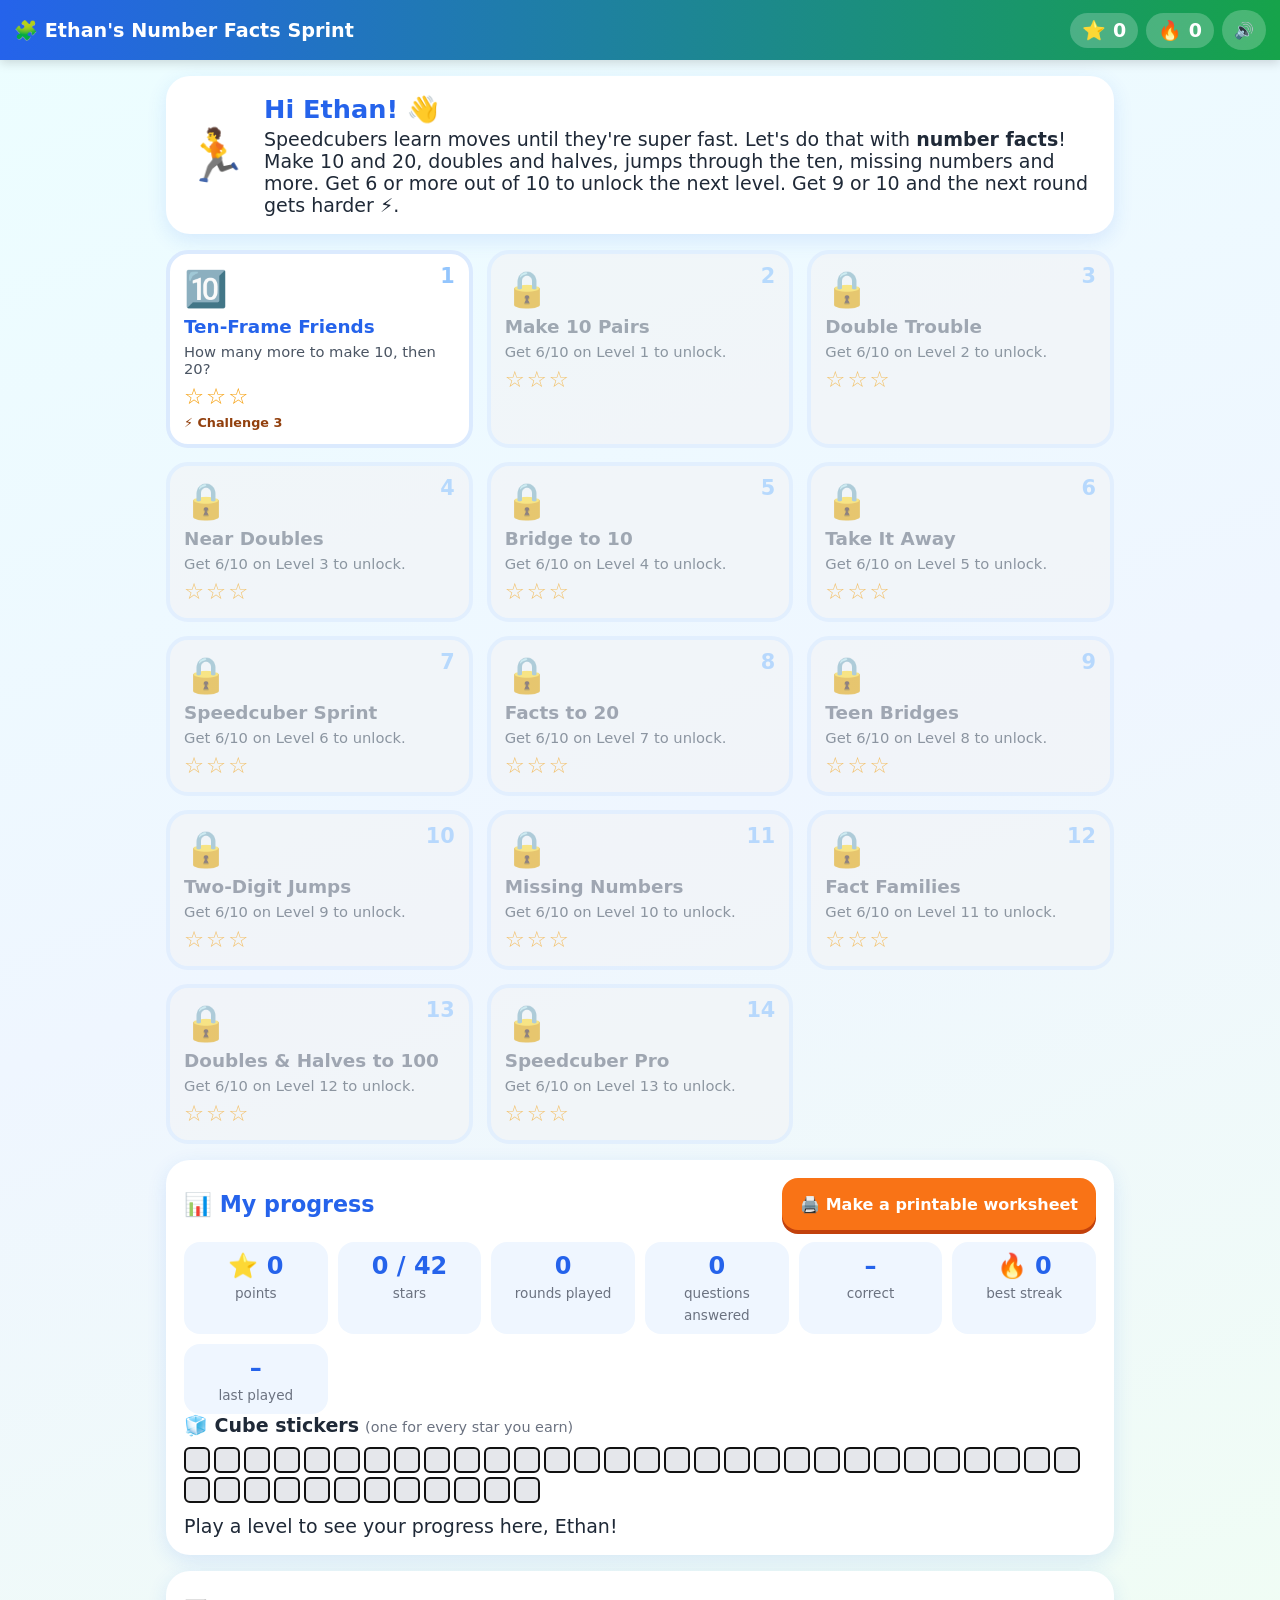
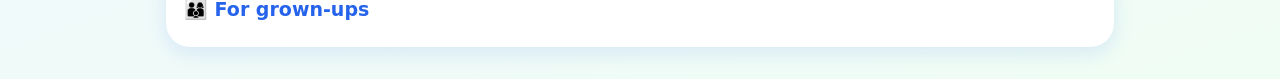
<file: learn/ethan/index.html>
<!DOCTYPE html>
<html lang="en-AU">
<head>
<meta charset="utf-8">
<meta name="viewport" content="width=device-width, initial-scale=1, viewport-fit=cover">
<meta name="theme-color" content="#2563eb">
<title>Number Facts Sprint – Facts to 20, Two-Digit Jumps &amp; More</title>
<link rel="icon" href="data:image/svg+xml,%3Csvg xmlns='http://www.w3.org/2000/svg' viewBox='0 0 100 100'%3E%3Ctext y='.9em' font-size='90'%3E%F0%9F%A7%A9%3C/text%3E%3C/svg%3E">
<style>
:root{--blue:#2563eb;--blue2:#3b82f6;--green:#16a34a;--green2:#22c55e;--red:#ef4444;--orange:#f97316;--yellow:#facc15;--ink:#1f2937;--gold:#f59e0b}
*{box-sizing:border-box;-webkit-tap-highlight-color:transparent}
html,body{margin:0;padding:0}
body{font-family:"Trebuchet MS","Segoe UI",system-ui,-apple-system,Roboto,sans-serif;color:var(--ink);background:linear-gradient(160deg,#ecfeff,#eff6ff 50%,#f0fdf4);min-height:100vh;font-size:19px}
button{font-family:inherit;font-size:1rem;cursor:pointer;border:none;border-radius:16px;padding:12px 18px;min-height:52px;touch-action:manipulation}
button:focus-visible{outline:4px solid #fbbf24;outline-offset:2px}
.hidden{display:none!important}
.topbar{position:sticky;top:0;z-index:20;display:flex;align-items:center;gap:8px;padding:10px 14px;background:linear-gradient(90deg,#2563eb,#16a34a);color:#fff;box-shadow:0 3px 10px rgba(0,0,0,.15)}
.topbar h1{font-size:1.2rem;margin:0;flex:1;white-space:nowrap;overflow:hidden;text-overflow:ellipsis;cursor:pointer}
.pill{background:rgba(255,255,255,.22);border-radius:999px;padding:6px 12px;font-weight:bold;white-space:nowrap}
.iconbtn{background:rgba(255,255,255,.22);color:#fff;min-height:40px;padding:6px 12px;border-radius:999px;text-decoration:none;font-weight:bold;display:inline-flex;align-items:center;white-space:nowrap}
main{max-width:980px;margin:0 auto;padding:16px}
.card{background:#fff;border-radius:24px;padding:18px;box-shadow:0 6px 20px rgba(37,99,235,.12);margin-bottom:16px}
.hero{display:flex;gap:16px;align-items:center;flex-wrap:wrap}
.hero .big{font-size:3.2rem}
.hero h2{margin:0 0 4px;font-size:1.6rem;color:var(--blue)}
.hero p{margin:0}
.levels{display:grid;grid-template-columns:repeat(auto-fill,minmax(250px,1fr));gap:14px}
.lvl{position:relative;text-align:left;background:#fff;border:4px solid #dbeafe;border-radius:22px;padding:14px;display:flex;flex-direction:column;gap:6px;transition:transform .12s;color:var(--ink)}
.lvl:not(.locked):hover{transform:translateY(-3px);border-color:var(--blue2)}
.lvl .ic{font-size:2.2rem}
.lvl .t{font-weight:bold;font-size:1.15rem;color:var(--blue)}
.lvl .b{font-size:.92rem;color:#4b5563}
.lvl .s{font-size:1.4rem;color:var(--gold);letter-spacing:2px}
.lvl .num{position:absolute;top:10px;right:14px;font-weight:bold;color:#93c5fd;font-size:1.3rem}
.lvl.locked{opacity:.6;background:#f3f4f6;cursor:not-allowed}
.lvl.locked .t{color:#6b7280}
.btn{background:var(--blue);color:#fff;font-weight:bold;box-shadow:0 4px 0 #1e40af}
.btn:active{transform:translateY(2px);box-shadow:0 2px 0 #1e40af}
.btn.orange{background:var(--orange);box-shadow:0 4px 0 #c2410c}
.btn.green{background:var(--green);box-shadow:0 4px 0 #166534}
.btn.ghost{background:#dbeafe;color:var(--blue);box-shadow:0 4px 0 #93c5fd}
.btn:disabled{opacity:.45;cursor:not-allowed}
.row{display:flex;gap:12px;flex-wrap:wrap;align-items:center}
.stats{display:grid;grid-template-columns:repeat(auto-fill,minmax(140px,1fr));gap:10px}
.stat{background:#eff6ff;border-radius:16px;padding:10px;text-align:center}
.stat b{display:block;font-size:1.5rem;color:var(--blue)}
.stat span{font-size:.85rem;color:#6b7280}
.stickers{display:flex;flex-wrap:wrap;gap:4px;margin-top:10px}
.stk{width:26px;height:26px;border-radius:6px;border:2px solid #111;background:#e5e7eb}
details summary{cursor:pointer;font-weight:bold;color:var(--blue);min-height:40px;display:flex;align-items:center}
.playhead{display:flex;align-items:center;gap:10px;flex-wrap:wrap;margin-bottom:10px}
.playhead .lvlname{font-weight:bold;color:var(--blue);font-size:1.2rem;flex:1}
.dots{display:flex;gap:5px}
.dot{width:16px;height:16px;border-radius:50%;background:#e5e7eb;border:2px solid #d1d5db}
.dot.cur{border-color:var(--blue);background:#bfdbfe;transform:scale(1.2)}
.dot.ok{background:var(--green2);border-color:var(--green)}
.dot.no{background:#fca5a5;border-color:var(--red)}
.track{position:relative;height:34px;background:#fde68a;border-radius:999px;margin:0 0 12px;overflow:hidden;border:3px solid #f59e0b}
.track .lane{position:absolute;inset:0;background:repeating-linear-gradient(90deg,transparent 0 9.5%,rgba(255,255,255,.8) 9.5% 10%)}
.track .runner{position:absolute;top:-2px;font-size:28px;transition:left .5s;transform:scaleX(-1)}
.track .flag{position:absolute;right:6px;top:0;font-size:26px}
.prompt{font-size:1.45rem;line-height:1.6;margin-bottom:12px;text-align:center}
.say{background:#dbeafe;color:var(--blue);min-height:40px;padding:4px 12px;border-radius:999px;font-size:1rem;vertical-align:middle;margin-left:6px}
.stage{display:flex;flex-direction:column;align-items:center;gap:12px;min-height:120px}
.frames{display:flex;gap:18px;flex-wrap:wrap;justify-content:center;align-items:center}
.frames .plus{font-size:2.4rem;font-weight:bold;color:#6b7280}
svg{display:block}
svg.tf{width:min(80vw,300px);height:auto}
.frames.two svg.tf{width:min(42vw,260px)}
.eqn{font-size:2.6rem;font-weight:bold;letter-spacing:2px;text-align:center}
.ansbox{display:inline-block;min-width:1.5em;border:3px dashed var(--blue);border-radius:12px;color:var(--blue);background:#eff6ff;text-align:center;padding:0 .15em}
.controls{display:flex;gap:12px;justify-content:center;margin-top:14px;flex-wrap:wrap}
.hint{margin-top:12px;background:#fffbeb;border:3px dashed #fbbf24;border-radius:16px;padding:12px;text-align:center;font-size:1.15rem}
.feedback{margin-top:14px;border-radius:20px;padding:14px;text-align:center;font-size:1.15rem;animation:pop .25s ease-out}
.feedback.good{background:#dcfce7;border:3px solid var(--green2)}
.feedback.bad{background:#fff1f2;border:3px solid #fda4af}
.fbtitle{font-size:1.45rem;font-weight:bold;margin-bottom:6px}
.expl{margin:10px auto;max-width:720px;line-height:1.7}
.expl .frames{margin:8px 0}
.big2{font-size:1.6rem;font-weight:bold}
@keyframes pop{from{transform:scale(.92);opacity:0}to{transform:scale(1);opacity:1}}
.opts{display:grid;grid-template-columns:repeat(4,1fr);gap:12px;width:100%;max-width:600px}
.opt{background:#fff;border:4px solid #bfdbfe;font-size:2rem;font-weight:bold;padding:10px 6px;min-height:84px;color:var(--ink)}
.opt:hover{border-color:var(--blue2)}
.opt.right{background:#dcfce7;border-color:var(--green2)}
.opt.wrong{background:#ffe4e6;border-color:var(--red)}
.numrow{display:grid;grid-template-columns:repeat(6,1fr);gap:8px;width:100%;max-width:560px}
.numrow .opt{font-size:1.7rem;min-height:64px}
@media (max-width:560px){.opts{grid-template-columns:repeat(2,1fr)}}
.keypad{display:grid;grid-template-columns:repeat(5,1fr);gap:8px;max-width:420px;width:100%}
.keypad button{background:#dbeafe;color:var(--blue);font-size:1.6rem;font-weight:bold;min-height:58px;box-shadow:0 3px 0 #93c5fd}
.keypad button:active{transform:translateY(2px)}
.speed{height:10px;background:#e5e7eb;border-radius:999px;overflow:hidden;width:100%;max-width:420px}
.speed i{display:block;height:100%;background:linear-gradient(90deg,#22c55e,#facc15,#ef4444);width:100%}
.results{text-align:center}
.results .stars{font-size:3.4rem;color:var(--gold);letter-spacing:6px}
.results h2{color:var(--blue);font-size:1.8rem;margin:8px 0}
.confetti{position:fixed;top:-20px;width:14px;height:14px;z-index:50;pointer-events:none;animation:fall linear forwards;border:2px solid #111;border-radius:3px}
@keyframes fall{to{transform:translateY(110vh) rotate(540deg)}}
.wstool{position:sticky;top:64px;z-index:10}
.page{background:#fff;color:#000;max-width:800px;margin:0 auto 20px;padding:28px 34px;border-radius:8px;box-shadow:0 4px 18px rgba(0,0,0,.12);font-size:16px}
.page h2{margin:0 0 4px;font-size:22px}
.page h3{margin:14px 0 6px;font-size:17px;border-bottom:2px solid #000;padding-bottom:2px}
.page .meta{display:flex;justify-content:space-between;margin:6px 0 10px}
.page .instr{font-size:13px;margin:2px 0 6px;color:#333}
.page .g{display:grid;grid-template-columns:repeat(3,1fr);gap:8px 20px;font-size:22px}
.page .g.four{grid-template-columns:repeat(4,1fr)}
.page .g.two{grid-template-columns:repeat(2,1fr)}
.page .g>div{display:flex;align-items:center;gap:6px;break-inside:avoid}
.page .blank{display:inline-block;width:38px;height:30px;border:2px solid #000;border-radius:5px;vertical-align:middle}
.page svg.tf{width:150px;height:auto}
.page .ans{color:#b91c1c;font-weight:bold}
.page.answers{border-top:6px solid #b91c1c}
@media print{
 @page{size:A4;margin:10mm}
 body{background:#fff}
 .topbar,.no-print,#home,#play,#results{display:none!important}
 #worksheet{display:block!important}
 main{padding:0;max-width:none}
 .page{box-shadow:none;border-radius:0;margin:0;padding:0;max-width:none;font-size:14px}
 .page.answers{break-before:page;page-break-before:always;border-top:none}
 .page h3{margin:8px 0 3px;font-size:15px}
 .page .g{font-size:19px;gap:5px 20px}
 .page svg.tf{width:120px}
 .page .blank{width:32px;height:24px}
}

.clvl{display:inline-block;font-size:.85rem;background:#fef3c7;color:#92400e;border:2px solid #f59e0b;border-radius:999px;padding:1px 10px;margin-left:6px;vertical-align:middle;white-space:nowrap}
.lvl .clv{font-size:.8rem;color:#92400e;font-weight:bold}
.stepup{font-size:1.1rem;font-weight:bold;background:#fef3c7;border-radius:14px;padding:8px 12px;display:inline-block}
.opts.cards{grid-template-columns:repeat(3,1fr);max-width:600px}
.opts.cards .opt{font-size:1.6rem}
.opt.picked{background:#dbeafe;border-color:var(--blue)}
.opt.dim{opacity:.55}
.fam{display:flex;gap:10px;justify-content:center;font-size:1.8rem;font-weight:bold}
.fam span{background:#fef3c7;border:3px solid #f59e0b;border-radius:14px;padding:4px 14px}
.fam span:first-child{background:#dcfce7;border-color:#16a34a}
.facts{display:grid;grid-template-columns:1fr 1fr;gap:4px 20px}
.facts .eqn{font-size:1.7rem;margin:4px 0}
.ansbox.mb{cursor:pointer;min-width:1.8em}
.ansbox.mb.cur{background:#fde68a;border-color:var(--orange)}
svg.jl{width:100%;height:auto}
@media (max-width:560px){.opts.cards{grid-template-columns:repeat(2,1fr)}.facts{grid-template-columns:1fr}}
.redotag{display:inline-block;margin-left:8px;padding:2px 10px;border-radius:999px;background:#fff7ed;color:#c2410c;border:2px solid #fdba74;font-size:.85rem;font-weight:800;vertical-align:middle}.fixedline{display:inline-block;background:#ecfdf5;color:#065f46;border-radius:12px;padding:6px 12px;font-weight:700}.again{font-size:.95rem;margin-top:4px;opacity:.85}
#rdoRev{position:fixed;inset:0;z-index:60;background:rgba(15,23,42,.5);overflow:auto;padding:14px;-webkit-overflow-scrolling:touch}#rdoRev.hidden{display:none}
.rdoPanel{max-width:900px;margin:0 auto;background:#fff;border-radius:22px;padding:16px;box-shadow:0 10px 40px rgba(0,0,0,.25);text-align:left}
.rdoTop{display:flex;justify-content:space-between;align-items:center;gap:10px}.rdoTop h2{margin:0;font-size:1.4rem}.rdoSmall{font-size:.9rem;opacity:.85}
.rdoSeg,.rdoBtns,.rdoNav{display:flex;gap:8px;flex-wrap:wrap;align-items:center;margin:8px 0}.rdoNav{justify-content:space-between}
.rdoItem{border:3px solid #e5e7eb;border-radius:18px;padding:12px;margin:12px 0}.rdoHead b{font-size:1.1rem}
.rdoQ{display:flex;align-items:center;gap:8px;font-size:1.15rem;margin:6px 0;flex-wrap:wrap}.rdoSay{border:0;background:#eef2ff;border-radius:999px;width:44px;height:44px;font-size:1.1rem;cursor:pointer}
.rdoSnap{pointer-events:none;border:2px dashed #e5e7eb;border-radius:14px;padding:8px;margin:4px 0;overflow-x:auto}.rdoSnap svg{max-width:100%;height:auto}
.rdoLbl{font-weight:800;margin:6px 0}.rdoLbl.bad{color:#b91c1c}.rdoLbl.ok{color:#047857}
.rdoExp{background:#ecfdf5;border:2px solid #a7f3d0;border-radius:14px;padding:10px 14px;margin:8px 0}.rdoSteps{margin:6px 0;padding-left:22px}.rdoSteps li{margin:3px 0}
body.rdoOpen{overflow:hidden}
</style>
</head>
<body>

</head>
<body>
<header class="topbar">
  <h1 id="homeLink" title="Back to levels">🧩 <span id="titleName">Ethan</span>'s Number Facts Sprint</h1>
  <span class="pill" id="ptsPill" title="Points">⭐ 0</span>
  <span class="pill" id="streakPill" title="Streak">🔥 0</span>
  <button class="iconbtn" id="soundBtn" aria-label="Sound on or off">🔊</button>
  <a class="iconbtn hidden" id="switchBtn" href="../index.html?switch=1" title="Switch player">👥 Switch</a>
</header>
<main>
<section id="home">
  <div class="card hero">
    <div class="big">🏃</div>
    <div style="flex:1;min-width:220px">
      <h2 id="hello">Hi!</h2>
      <p>Speedcubers learn moves until they're super fast. Let's do that with <b>number facts</b>! Make 10 and 20, doubles and halves, jumps through the ten, missing numbers and more. Get 6 or more out of 10 to unlock the next level. Get 9 or 10 and the next round gets harder ⚡.</p>
    </div>
  </div>
  <div class="levels" id="levelGrid"></div>
  <div class="card" style="margin-top:16px">
    <div class="row" style="justify-content:space-between">
      <h3 style="margin:0;color:var(--blue)">📊 My progress</h3>
      <button class="btn orange" id="wsBtn">🖨️ Make a printable worksheet</button>
    </div>
    <div class="stats" id="stats" style="margin-top:12px"></div>
    <div><b>🧊 Cube stickers</b> <span style="font-size:.9rem;color:#6b7280">(one for every star you earn)</span><div class="stickers" id="stickers"></div></div>
    <p id="tricky" style="margin:12px 0 0"></p>
  </div>
  <div class="card">
    <details>
      <summary>👨‍👩‍👦 For grown-ups</summary>
      <p>This game practises <b>quick addition and subtraction facts</b> from the NSW Mathematics K–10 syllabus (additive relations), going from combinations to 10 up to harder next-stage work: facts to 20, bridging through ten with teen and two-digit numbers, adding and taking away tens, missing numbers on either side of the equals sign, fact families, and doubles and halves to 100. Levels 7 and 14 are timed sprints with a bonus for quick answers. Getting it right counts more than being fast.</p>
      <p><b>Challenge levels:</b> each level runs at a challenge level from 1 to 5. Higher levels use bigger numbers, ask for typed answers instead of multiple choice, hide the ten-frame pictures until a hint is used, and give a shorter speed-bonus time. A score of 9 or 10 moves that level up one challenge step for the next round. A score of 4 or less moves it back down, but never below the setting you choose here.</p>
      <div class="row" style="margin-bottom:8px" role="radiogroup" aria-label="Difficulty"><b>Difficulty:</b>
        <label class="row" style="gap:4px"><input type="radio" name="diff" value="easy"> Easy</label>
        <label class="row" style="gap:4px"><input type="radio" name="diff" value="normal"> Normal</label>
        <label class="row" style="gap:4px"><input type="radio" name="diff" value="challenge" checked> Challenge</label></div>
      <p style="font-size:.9rem">Easy starts at challenge level 1 (like the original game, with pictures and multiple choice). Normal starts at 2. Challenge starts at 3. The 🔈 button reads each question aloud. Hints still help, but give 5 points instead of 10 (3 points from challenge level 4). Progress is saved on this device only.</p>
      <div class="row">
        <label class="row" style="gap:6px"><input type="checkbox" id="unlockAll" style="width:24px;height:24px"> Unlock all levels</label>
        <button class="btn ghost" id="resetBtn">Reset progress</button>
      </div>
    </details>
  </div>
</section>

<section id="play" class="hidden">
  <div class="playhead">
    <button class="btn ghost" id="quitBtn">← Levels</button>
    <div class="lvlname" id="lvlName"></div>
    <div class="dots" id="dots"></div>
  </div>
  <div class="card">
    <div class="track" aria-hidden="true"><div class="lane"></div><span class="flag">🏁</span><span class="runner" id="runner" style="left:0%">🏃</span></div>
    <div class="prompt"><span id="prompt"></span><button class="say" id="sayBtn" aria-label="Read the question aloud">🔈</button></div>
    <div class="stage" id="stage"></div>
    <div class="controls" id="controls">
      <button class="btn ghost" id="hintBtn">💡 Hint</button>
      <button class="btn green" id="checkBtn">Check ✓</button>
    </div>
    <div class="hint hidden" id="hintBox"></div>
    <div class="feedback hidden" id="feedback"></div>
  </div>
</section>

<section id="results" class="hidden"><div class="card results" id="resultsCard"></div></section>

<section id="worksheet" class="hidden">
  <div class="card row no-print wstool">
    <button class="btn ghost" id="wsBack">← Back</button>
    <button class="btn" id="wsNew">🔀 New worksheet</button>
    <button class="btn orange" id="wsPrint">🖨️ Print</button>
    <span style="font-size:.9rem;color:#6b7280">The answer key prints on its own page.</span>
  </div>
  <div id="sheet"></div>
</section>
</main>

<script>
(function(){
'use strict';
/* ---------- player / profile ---------- */
const params=new URLSearchParams(location.search);
const PLAYER=(params.get('player')||'').toLowerCase().replace(/[^a-z0-9_-]/g,'');
let NAME='Ethan';
try{const pr=JSON.parse(localStorage.getItem('kidsHub.profiles')||'null');if(PLAYER&&pr&&pr[PLAYER]&&pr[PLAYER].name)NAME=String(pr[PLAYER].name).replace(/[<>&"'`]/g,'').slice(0,20)||NAME;}catch(e){}
const GAME='numberfacts';
const STORE=PLAYER?`kidsHub.p.${PLAYER}.${GAME}`:'ethanNumberFacts.v1';

const $=s=>document.querySelector(s);
const esc=s=>String(s).replace(/[&<>"]/g,c=>({'&':'&amp;','<':'&lt;','>':'&gt;','"':'&quot;'}[c]));
const rnd=(a,b)=>a+Math.floor(Math.random()*(b-a+1));
const pick=a=>a[Math.floor(Math.random()*a.length)];
const shuffle=a=>{for(let i=a.length-1;i>0;i--){const j=Math.floor(Math.random()*(i+1));[a[i],a[j]]=[a[j],a[i]];}return a;};
const range=n=>[...Array(n).keys()];
const RED='#ef4444',BLUE='#3b82f6',GREY='#cbd5e1';

const LEVELS=[
 {id:1,icon:'🔟',title:'Ten-Frame Friends',blurb:'How many more to make 10, then 20?',types:['frame10']},
 {id:2,icon:'🤝',title:'Make 10 Pairs',blurb:'Partners to 10, 20 and even 100!',types:['bond']},
 {id:3,icon:'🪞',title:'Double Trouble',blurb:'Doubles and halves: 8 + 8, half of 16…',types:['double']},
 {id:4,icon:'➕',title:'Near Doubles',blurb:'7 + 8 is double 7, plus 1 more.',types:['near']},
 {id:5,icon:'🌉',title:'Bridge to 10',blurb:'Make 10 (or the next ten) first, then add the rest.',types:['bridge']},
 {id:6,icon:'➖',title:'Take It Away',blurb:'Use the facts you know to take away.',types:['subtract']},
 {id:7,icon:'🧊',title:'Speedcuber Sprint',blurb:'Levels 1–6 mixed, in your head. Quick answers get bonus points!',types:['frame10','bond','double','near','bridge','subtract','bond','double','bridge','subtract'],speed:true},
 {id:8,icon:'🔢',title:'Facts to 20',blurb:'Add and take away up to 20 in your head.',types:['facts20']},
 {id:9,icon:'🚀',title:'Teen Bridges',blurb:'14 − 6 and 17 + 5: jump through the ten.',types:['teen']},
 {id:10,icon:'🦘',title:'Two-Digit Jumps',blurb:'47 + 30 and 63 − 8: jump by tens and ones.',types:['twodig']},
 {id:11,icon:'❓',title:'Missing Numbers',blurb:'? + 8 = 15 and 14 = 6 + ?',types:['missing']},
 {id:12,icon:'👨‍👩‍👦',title:'Fact Families',blurb:'Three numbers, four facts.',types:['family']},
 {id:13,icon:'💯',title:'Doubles & Halves to 100',blurb:'Double 35, half of 76.',types:['dbl100']},
 {id:14,icon:'🏆',title:'Speedcuber Pro',blurb:'All the hard facts mixed and timed. Beat the clock!',types:['facts20','teen','twodig','missing','dbl100','teen','twodig','missing','facts20','dbl100'],speed:true,pro:true},
];
const TYPE_NAMES={frame10:'Ten-Frame Friends',bond:'Make 10 Pairs',double:'Double Trouble',near:'Near Doubles',bridge:'Bridge to 10',subtract:'Take It Away',facts20:'Facts to 20',teen:'Teen Bridges',twodig:'Two-Digit Jumps',missing:'Missing Numbers',family:'Fact Families',dbl100:'Doubles & Halves to 100'};
const ROUND=10,UNLOCK=6;
const DIFFS={easy:{name:'Easy',base:0},normal:{name:'Normal',base:1},challenge:{name:'Challenge',base:2}};
const levelD=id=>Math.min(4,(DIFFS[S.diff]||DIFFS.challenge).base+((S.adapt||{})[id]||0));
const speedMs=(L,D)=>(L.pro?[12000,10000,8000,7000,6000]:[9000,8000,6000,5000,4500])[D];
const starsFor=s=>s>=10?3:s>=8?2:s>=UNLOCK?1:0;

const defState=()=>({diff:'challenge',adapt:{},levels:{},points:0,answered:0,correct:0,bestStreak:0,rounds:0,lastPlayed:null,byType:{},unlockAll:false,sound:true,history:[]});
function load(){try{return Object.assign(defState(),JSON.parse(localStorage.getItem(STORE)||'{}'));}catch(e){return defState();}}
let S=load();
function save(){try{localStorage.setItem(STORE,JSON.stringify(S));}catch(e){}}
const unlocked=id=>id===1||S.unlockAll||((S.levels[id-1]||{}).stars||0)>=1;

let actx=null;
function sfx(kind){if(!S.sound)return;try{actx=actx||new (window.AudioContext||window.webkitAudioContext)();
  const N={good:[660,880],bad:[330,247],tap:[600],win:[523,659,784,1047]}[kind]||[];const t=actx.currentTime,vol=kind==='tap'?0.05:0.14;
  N.forEach((f,i)=>{const o=actx.createOscillator(),g=actx.createGain();o.type='sine';o.frequency.value=f;const s=t+i*0.12;
    g.gain.setValueAtTime(0.0001,s);g.gain.exponentialRampToValueAtTime(vol,s+0.02);g.gain.exponentialRampToValueAtTime(0.0001,s+0.2);o.connect(g);g.connect(actx.destination);o.start(s);o.stop(s+0.22);});}catch(e){}}
function say(text){try{if(!('speechSynthesis' in window))return;speechSynthesis.cancel();const u=new SpeechSynthesisUtterance(text);u.lang='en-AU';u.rate=0.9;
  const v=speechSynthesis.getVoices().find(v=>/en[-_]AU/i.test(v.lang));if(v)u.voice=v;speechSynthesis.speak(u);}catch(e){}}

/* ---------- ten-frame SVG ----------
 groups: [{n,color,label:bool,star:bool,cross:bool,ghost:bool}] filled in order */
function tfSVG(groups,{cross=0,crossFrom='end'}={}){
  const cells=[];groups.forEach(g=>{for(let i=0;i<g.n;i++)cells.push(Object.assign({},g,{k:i+1}));});
  const cs=56,pad=6,W=5*cs+2*pad,H=2*cs+2*pad;
  let s=`<svg class="tf" viewBox="0 0 ${W} ${H}" aria-label="ten-frame with ${cells.filter(c=>!c.ghost).length} counters">`;
  s+=`<rect x="2" y="2" width="${W-4}" height="${H-4}" rx="10" fill="#fff" stroke="#1f2937" stroke-width="4"/>`;
  const filled=cells.filter(c=>!c.ghost).length;
  const crossSet=new Set();for(let i=0;i<cross;i++)crossSet.add(crossFrom==='end'?filled-1-i:i);
  for(let i=0;i<10;i++){
    const x=pad+(i%5)*cs,y=pad+Math.floor(i/5)*cs,cx=x+cs/2,cy=y+cs/2;
    s+=`<rect x="${x}" y="${y}" width="${cs}" height="${cs}" fill="none" stroke="#94a3b8" stroke-width="2"/>`;
    const c=cells[i];if(!c)continue;
    if(c.ghost){s+=`<circle cx="${cx}" cy="${cy}" r="20" fill="none" stroke="${c.color}" stroke-width="3" stroke-dasharray="5 4"/>`;}
    else s+=`<circle cx="${cx}" cy="${cy}" r="21" fill="${c.color}" stroke="rgba(0,0,0,.25)" stroke-width="2"/>`;
    if(c.label)s+=`<text x="${cx}" y="${cy+7}" text-anchor="middle" font-size="20" font-weight="bold" fill="${c.ghost?c.color:'#fff'}">${c.k}</text>`;
    if(c.star)s+=`<text x="${cx}" y="${cy+8}" text-anchor="middle" font-size="22">⭐</text>`;
    if(crossSet.has(i))s+=`<line x1="${cx-18}" y1="${cy-18}" x2="${cx+18}" y2="${cy+18}" stroke="#111" stroke-width="5" stroke-linecap="round"/><line x1="${cx+18}" y1="${cy-18}" x2="${cx-18}" y2="${cy+18}" stroke="#111" stroke-width="5" stroke-linecap="round"/>`;
  }
  return s+'</svg>';
}
const frames=(a,b,plus=true)=>`<div class="frames two">${a}${b!=null?(plus?'<span class="plus">+</span>':'')+b:''}</div>`;
const one=a=>`<div class="frames">${a}</div>`;
/* draw a number n (0..20) as two frames of colour */
function framesFor(n,color){return n<=10?[tfSVG([{n,color}])]:[tfSVG([{n:10,color}]),tfSVG([{n:n-10,color}])];}

/* ---------- question types ---------- */
const PRAISE=[`Great work, ${NAME}!`,`Super fast, ${NAME}!`,`Brilliant, ${NAME}!`,'Spot on!','Nailed it!',`Awesome thinking, ${NAME}!`,'Fantastic!','Too easy!'];
const stage=()=>$('#stage');
let speakText='';
function setPrompt(h,spoken){$('#prompt').innerHTML=h;speakText=spoken||$('#prompt').textContent;}
const BOX='<span class="ansbox" id="ansBox">&nbsp;</span>';

function choiceUI(q,opts,cls='opts'){
  q.opts=opts;q.noCheck=true;
  return `<div class="${cls}">${opts.map((o,i)=>`<button class="opt" data-opt="${i}">${o}</button>`).join('')}</div>`;
}
function bindChoice(q){stage().onclick=e=>{const b=e.target.closest('[data-opt]');if(!b||q.done)return;q.chosen=+b.dataset.opt;answer(q.opts[q.chosen]===q.answerKey);};}
function markChoice(q){document.querySelectorAll('.opt').forEach((b,i)=>{if(b.dataset.opt!=null)i=+b.dataset.opt;if(q.opts[i]===q.answerKey)b.classList.add('right');else if(i===q.chosen)b.classList.add('wrong');});}
function distract(ans,lo,hi,extra=[]){const set=new Set();extra.concat([ans+1,ans-1,ans+2,ans-2,ans+10,ans-10]).forEach(v=>{if(v!==ans&&v>=lo&&v<=hi)set.add(v);});
  const d=shuffle([...set]).slice(0,3);while(d.length<3){const v=rnd(lo,hi);if(v!==ans&&!d.includes(v))d.push(v);}return shuffle([ans].concat(d));}
/* ---------- difficulty ----------
 D (0..4) = base from grown-ups setting (Easy 0, Normal 1, Challenge 2) + adaptive steps for that level (0..2) */
function keypadUI(q){
  q.input='';
  const html=`<div class="keypad">${[1,2,3,4,5,6,7,8,9,0].map(n=>`<button data-key="${n}">${n}</button>`).join('')}<button data-key="del" style="grid-column:span 5">⌫ Delete</button></div>`;
  q.key=k=>{if(q.done)return;if(k==='del')q.input=q.input.slice(0,-1);else if(/^\d$/.test(k)&&q.input.length<3)q.input+=k;sfx('tap');const b=$('#ansBox');if(b)b.innerHTML=q.input||'&nbsp;';updCheck();};
  q.canCheck=()=>q.input.length>0;q.nudge='Type a number first.';
  q.check=()=>parseInt(q.input,10)===q.answerKey;
  return html;
}
function bindKeys(q){stage().onclick=e=>{const b=e.target.closest('[data-key]');if(b)q.key(b.dataset.key);};}
function revealBox(q,ok){const kp=document.querySelector('.keypad');if(kp)kp.remove();const b=$('#ansBox');if(b){b.textContent=q.answerKey;b.style.borderColor=ok?'#16a34a':'#ef4444';}}
/* several answer boxes (fact families) */
const MB=i=>`<span class="ansbox mb" id="mb${i}" data-box="${i}">&nbsp;</span>`;
function multiKeys(q,answers){
  q.inputs=answers.map(()=> '');q.cur=0;q.answers=answers;
  const paint=()=>answers.forEach((_,i)=>{const b=$('#mb'+i);if(b){b.innerHTML=q.inputs[i]||'&nbsp;';b.classList.toggle('cur',i===q.cur&&!q.done);}});
  q.paint=paint;
  q.key=k=>{if(q.done)return;if(k==='del')q.inputs[q.cur]=q.inputs[q.cur].slice(0,-1);else if(k==='next')q.cur=(q.cur+1)%answers.length;else if(/^\d$/.test(k)&&q.inputs[q.cur].length<3)q.inputs[q.cur]+=k;sfx('tap');paint();updCheck();};
  q.canCheck=()=>q.inputs.every(v=>v.length>0);q.nudge='Fill in every box. Tap a box to choose it.';
  q.check=()=>q.inputs.every((v,i)=>parseInt(v,10)===answers[i]);
  return `<div class="keypad">${[1,2,3,4,5,6,7,8,9,0].map(n=>`<button data-key="${n}">${n}</button>`).join('')}<button data-key="del" style="grid-column:span 2">⌫</button><button data-key="next" style="grid-column:span 3">Next box ➜</button></div>`;
}
function bindMulti(q){stage().onclick=e=>{const bx=e.target.closest('[data-box]');if(bx&&!q.done){q.cur=+bx.dataset.box;q.paint();return;}const b=e.target.closest('[data-key]');if(b)q.key(b.dataset.key);};setTimeout(q.paint,0);}
/* visuals: hidden at higher difficulty and in speed rounds until a hint is used */
function visualSlot(q,html){return `<div id="vis" class="${q.hideVis||!html?'hidden':''}">${html}</div>`;}
function showVis(html){const v=$('#vis');if(v){if(html)v.innerHTML=html;v.classList.remove('hidden');}}
/* ten-frames for a sequence of coloured groups, split into frames of 10 */
function seqFrames(groups,T){const cells=[];groups.forEach(g=>{for(let i=0;i<g.n;i++)cells.push(g);});const out=[];
  for(let f=0;f<Math.max(1,T/10);f++){const gs=[];cells.slice(f*10,f*10+10).forEach(c=>{const l=gs[gs.length-1];if(l&&l.src===c)l.n++;else gs.push(Object.assign({},c,{n:1,src:c}));});out.push(tfSVG(gs));}
  return out.length>1?frames(out[0],out[1],false):one(out[0]);}
/* number line with jumps */
function jumpSVG(start,steps){
  const pts=[start];steps.forEach(s=>pts.push(pts[pts.length-1]+s));
  const back=steps.length&&steps.every(s=>s<0),n=steps.length,gap=150,W=80+n*gap,xs=pts.map((_,i)=>back?W-40-i*gap:40+i*gap);
  let s=`<svg class="jl" viewBox="0 0 ${W} 120" style="max-width:${W*1.3}px" aria-label="number line">`;
  s+=`<line x1="10" y1="88" x2="${W-10}" y2="88" stroke="#1f2937" stroke-width="3"/>`;
  steps.forEach((st,i)=>{const x1=xs[i],x2=xs[i+1],mx=(x1+x2)/2;
    s+=`<path d="M${x1},84 Q${mx},20 ${x2},84" fill="none" stroke="${st<0?RED:BLUE}" stroke-width="4" marker-end="url(#ah)"/>`;
    s+=`<text x="${mx}" y="38" text-anchor="middle" font-size="22" font-weight="bold" fill="${st<0?RED:BLUE}">${st<0?'−':'+'}${Math.abs(st)}</text>`;});
  pts.forEach((p,i)=>{s+=`<line x1="${xs[i]}" y1="80" x2="${xs[i]}" y2="96" stroke="#1f2937" stroke-width="3"/><text x="${xs[i]}" y="116" text-anchor="middle" font-size="20" font-weight="bold" fill="${i===pts.length-1?'#16a34a':'#1f2937'}">${p}</text>`;});
  return s+`<defs><marker id="ah" viewBox="0 0 10 10" refX="8" refY="5" markerWidth="6" markerHeight="6" orient="auto"><path d="M0,0 L10,5 L0,10 z" fill="#1f2937"/></marker></defs></svg>`;
}
const jl=h=>`<div class="frames">${h}</div>`;
/* bridge-through-ten jumps for a + b (b>0) or a − b */
function addJumps(a,b){const up=Math.ceil((a+1)/10)*10-a;return b>up&&a%10!==0?[up,b-up]:[b];}
function subJumps(a,b){const dn=a%10;return dn>0&&b>dn?[-dn,-(b-dn)]:[-b];}
const sayN=s=>String(s).replace(/−/g,' take away ').replace(/\+/g,' plus ').replace(/=/g,' equals ').replace(/\?/g,' what ');
const ansPick=(q,ans,lo,hi,extra)=>q.D===0&&!q.forceKeys?choiceUI(q,distract(ans,lo,hi,extra)):keypadUI(q);
function bindAns(q){if(q.opts)bindChoice(q);else bindKeys(q);}
function showAns(q,ok){if(q.opts){markChoice(q);const b=$('#ansBox');if(b)b.textContent=q.answerKey;}else revealBox(q,ok);}
const youSaid=(q,ok)=>ok?'':`You ${q.opts?'picked':'wrote'} <b>${q.opts?q.opts[q.chosen]:q.input}</b>. `;
const split=n=>[Math.floor(n/10)*10,n%10];
function bridgeExplain(a,b,op){const j=op==='+'?addJumps(a,b):subJumps(a,b);
  return `${jl(jumpSVG(a,j))}<div class="big2">${j.length>1?`${a} ${op} ${Math.abs(j[0])} = ${a+j[0]}, &nbsp; ${a+j[0]} ${op} ${Math.abs(j[1])} = ${a+j[0]+j[1]}`:`${a} ${op} ${b} = ${op==='+'?a+b:a-b}`}</div>`;}
function bridgeHint(a,b,op){const j=op==='+'?addJumps(a,b):subJumps(a,b);
  return j.length>1?(op==='+'?`Jump to the next ten first: ${a} + ${j[0]} = ${a+j[0]}. Then add the ${j[1]} left over.`:`Jump back to the ten first: ${a} − ${-j[0]} = ${a+j[0]}. Then take away ${-j[1]} more.`):(op==='+'?`Count on ${b} from ${a}. Start at ${a}!`:`Think addition: ${b} + ? = ${a}.`);}

const TYPES={
 /* L1: how many more to make 10 / 20 / the next ten */
 frame10:{make(q,used){const D=q.D;
   if(D>=3&&Math.random()<0.35){const t=rnd(2,8)*10,o=rnd(1,9);q.n=t+o;q.T=t+10;q.mode='decade';used.add('f'+q.n);}
   else{q.T=D>=2&&Math.random()<0.8?20:10;q.n=uniq(used,()=>rnd(1,q.T-1),'f'+q.T+'-');q.mode='frame';}
   q.answerKey=q.T-q.n;},
  render(q){const {n,T}=q;
   setPrompt(q.hideVis?`<b>${n}</b> and how many more make <b>${T}</b>?`:`There are <b>${n}</b> counters. How many more to make <b>${T}</b>?`,`${n} and how many more make ${T}?`);
   const vis=q.mode==='frame'?seqFrames([{n,color:RED}],T):'';
   stage().innerHTML=visualSlot(q,vis)+`<div class="eqn">${n} + ${BOX} = ${T}</div>`+(q.D===0&&T===10?choiceUI(q,range(11),'numrow'):keypadUI(q));
   bindAns(q);
   q.hint=()=>{if(q.mode==='decade'){const [t,o]=split(n);return `${n} is ${t} and ${o}. How many more does ${o} need to make 10?`;}
     showVis(seqFrames([{n,color:RED},{n:T-n,color:BLUE,ghost:true,label:true}],T));return T===20?`Two ten-frames make 20. Count the <b>empty</b> squares.`:`Count the <b>empty</b> squares! Each one needs a counter.`;};
   q.explain=ok=>{showAns(q,ok);if(q.mode==='frame')showVis(seqFrames([{n,color:RED},{n:T-n,color:BLUE,label:true}],T));
     return youSaid(q,ok)+(q.mode==='decade'?`${n % 10} + ${10-n%10} = 10, so ${n} + ${T-n} = ${T}.`:`The ${T-n} blue counters fill ${T===20?'both frames':'the frame'}.`)+`<div class="big2">${n} + ${T-n} = ${T}</div>`;};
 }},
 /* L2: partners to 10 / 20 / 100, sometimes "tap all the pairs" */
 bond:{make(q,used){const D=q.D;
   q.T=D===0?10:D===1?pick([10,20]):D===2?pick([20,20,10]):pick([20,100,100]);
   q.mode=D>=2&&Math.random()<0.35?'multi':pick(['add','add','front','sub']);
   const gen=()=>q.T===100?rnd(1,9)*10:q.T===20?rnd(1,19):rnd(0,10);
   q.n=uniq(used,gen,'b'+q.T+q.mode);q.answerKey=q.T-q.n;
   if(q.mode==='multi'){const T=q.T,step=T===100?10:1,k=rnd(2,3),right=new Set();
     while(right.size<k){const x=T===100?rnd(1,9)*10:rnd(1,T-1);right.add(Math.min(x,T-x)+'+'+Math.max(x,T-x));}
     const cards=[...right].map(s=>{const [a,b]=s.split('+').map(Number);return {a,b,ok:true};});
     while(cards.length<6){const x=T===100?rnd(1,9)*10:rnd(1,T-1),off=pick([-2,-1,1,2])*step,y=T-x+off;
       if(y>0&&!cards.some(c=>(c.a===x&&c.b===y)||(c.a===y&&c.b===x)))cards.push({a:x,b:y,ok:false});}
     q.cards=shuffle(cards.map(c=>Math.random()<0.5?c:{a:c.b,b:c.a,ok:c.ok}));q.sel=new Set();}
 },
  render(q){const {n,T}=q,m=T-n;
   if(q.mode==='multi'){
     setPrompt(`Tap <b>all</b> the pairs that make <b>${T}</b>!`,`Tap all the pairs that make ${T}. There might be more than one!`);
     stage().innerHTML=`<div class="opts cards">${q.cards.map((c,i)=>`<button class="opt" data-card="${i}">${c.a} + ${c.b}</button>`).join('')}</div>`;
     q.canCheck=()=>q.sel.size>0;q.nudge='Tap the pairs that make '+T+' first.';q.check=()=>q.cards.every((c,i)=>c.ok===q.sel.has(i));
     stage().onclick=e=>{const b=e.target.closest('[data-card]');if(!b||q.done)return;const i=+b.dataset.card;q.sel.has(i)?q.sel.delete(i):q.sel.add(i);b.classList.toggle('picked');sfx('tap');updCheck();};
     q.hint=()=>T===100?`Count in tens. 30 needs 70 more to make 100.`:`For each card, add the numbers. Only keep the ones that make exactly ${T}.`;
     q.explain=ok=>{document.querySelectorAll('[data-card]').forEach((b,i)=>{const c=q.cards[i];b.classList.add(c.ok?'right':q.sel.has(i)?'wrong':'dim');b.innerHTML=`${c.a} + ${c.b} = ${c.a+c.b}`;});
       return `${ok?'':'Check each card: green ones make '+T+'.'}<div class="big2">${q.cards.filter(c=>c.ok).map(c=>`${c.a} + ${c.b} = ${T}`).join(' &nbsp; ')}</div>`;};
     return;}
   const eq=q.mode==='add'?`${n} + ${BOX} = ${T}`:q.mode==='front'?`${BOX} + ${n} = ${T}`:`${T} − ${n} = ${BOX}`;
   setPrompt(q.mode==='sub'?`What is <b>${T} take away ${n}</b>?`:`What goes with <b>${n}</b> to make <b>${T}</b>?`,q.mode==='sub'?`What is ${T} take away ${n}?`:`What goes with ${n} to make ${T}?`);
   stage().innerHTML=`<div class="eqn">${eq}</div>`+visualSlot(q,'')+(q.D===0?choiceUI(q,distract(m,0,T)):keypadUI(q));
   bindAns(q);
   q.hint=()=>{if(T===100)return `Count in tens from ${n}: ${n+10}, ${n+20}… How many tens to get to 100?`;
     showVis(seqFrames(q.mode==='sub'?[{n:T,color:RED}]:[{n,color:RED},{n:m,color:BLUE,ghost:true}],T));
     return q.mode==='sub'?`Picture ${T} counters. Take away ${n}. How many are left?`:T===20?`Think of 10 first. ${n} needs ${m} more to make ${T}.`.replace(` ${m} more`,' how many more'):`Picture ${n} counters in a ten-frame. How many empty squares?`;};
   q.explain=ok=>{showAns(q,ok);if(T<=20)showVis(seqFrames([{n,color:RED},{n:m,color:BLUE}],T));
     return youSaid(q,ok)+`<b>${n}</b> and <b>${m}</b> are partners. They make ${T}!<div class="big2">${n} + ${m} = ${T} &nbsp; ${T} − ${n} = ${m}</div>`;};
 }},
 /* L3: doubles and halves */
 double:{make(q,used){const D=q.D;const R=[[1,10],[1,15],[6,20],[11,30],[15,50]][D];
   q.mode=D>=1&&Math.random()<0.35?'half':'double';q.n=uniq(used,()=>rnd(R[0],R[1]),'d'+q.mode);q.answerKey=q.mode==='double'?2*q.n:q.n;},
  render(q){const n=q.n,m=2*n,dbl=q.mode==='double';
   setPrompt(dbl?`What is <b>double ${n}</b>?`:`What is <b>half of ${m}</b>?`,dbl?`What is double ${n}?`:`What is half of ${m}?`);
   const vis=n<=10?frames(tfSVG([{n,color:RED}]),tfSVG([{n,color:BLUE}])):'';
   stage().innerHTML=visualSlot(q,vis)+`<div class="eqn">${dbl?`${n} + ${n} = ${BOX}`:`half of ${m} = ${BOX}`}</div>`+keypadUI(q);
   bindKeys(q);
   const [t,o]=split(n);
   q.hint=()=>{if(vis)showVis(vis);
     if(!dbl)return `Which number doubles to make ${m}? ${m>=20?`Split ${m} into ${split(m)[0]} and ${split(m)[1]}, and halve each part.`:`Share ${m} into 2 equal groups.`}`;
     return n<=5?`Show ${n} fingers on each hand. How many fingers altogether?`:n<=10?`${n} is 5 and ${n-5}. Double 5 is 10, double ${n-5} is ${2*(n-5)}. Put them together!`:`Double the tens, then double the ones: double ${t} is ${2*t}, double ${o} is ${2*o}.`;};
   q.explain=ok=>{revealBox(q,ok);if(vis)showVis(frames(tfSVG([{n,color:RED,label:true}]),tfSVG([{n,color:BLUE,label:true}])));
     const parts=n>10?` (double ${t} = ${2*t}, double ${o} = ${2*o})`:'';
     return youSaid(q,ok)+(dbl?`Two groups of ${n} make ${m}${parts}.`:`${n} + ${n} = ${m}, so half of ${m} is ${n}${parts}.`)+`<div class="big2">double ${n} = ${m} &nbsp; half of ${m} = ${n}</div>`;};
 }},
 /* L4: near doubles */
 near:{make(q,used){const D=q.D,R=[[1,9],[1,9],[4,14],[9,24],[15,49]][D];
   q.mode=D>=3&&Math.random()<0.3?'two':'one';q.n=uniq(used,()=>rnd(R[0],R[1]),'n'+q.mode);q.big=Math.random()<0.5;
   if(q.mode==='two'){q.a=q.big?q.n+1:q.n-1;q.b=q.big?q.n-1:q.n+1;}else{q.a=q.big?q.n+1:q.n;q.b=q.big?q.n:q.n+1;}
   q.answerKey=q.a+q.b;},
  render(q){const {n,a,b}=q;
   setPrompt(`What is <b>${a} + ${b}</b>?`,`What is ${a} plus ${b}?`);
   const vis=a<=10&&b<=10&&q.mode==='one'?frames(tfSVG([{n:a,color:RED}]),tfSVG([{n:b,color:BLUE}])):'';
   stage().innerHTML=visualSlot(q,vis)+`<div class="eqn">${a} + ${b} = ${BOX}</div>`+ansPick(q,a+b,2,40,[2*n,2*n+2]);
   bindAns(q);
   const starred=x=>x===n+1?[{n,color:x===a?RED:BLUE},{n:1,color:'#facc15',star:true}]:[{n,color:x===a?RED:BLUE}];
   q.hint=()=>{if(vis)showVis(frames(tfSVG(starred(a)),tfSVG(starred(b))));
     return q.mode==='two'?`Move 1 from ${Math.max(a,b)} to ${Math.min(a,b)}. Now it's double ${n}!`:`The numbers are next-door neighbours! Double ${n} is ${2*n}. Then add 1 more.`;};
   q.explain=ok=>{showAns(q,ok);if(vis)showVis(frames(tfSVG(starred(a)),tfSVG(starred(b))));
     return youSaid(q,ok)+(q.mode==='two'?`${a} + ${b} is the same as ${n} + ${n}.<div class="big2">double ${n} = ${2*n}</div>`:`${a} + ${b} is <b>double ${n}</b> (${2*n}) and <b>1 more</b>.<div class="big2">${2*n} + 1 = ${2*n+1}</div>`);};
 }},
 /* L5: bridge to 10 (and the next ten) */
 bridge:{make(q,used){const D=q.D,pDec=[0,0,0.3,0.5,0.7][D];
   if(Math.random()<pDec){const hi=[0,0,29,59,89][D];q.mode='decade';const k=uniq(used,()=>{let a;do{a=rnd(11,hi);}while(a%10<2);return a+'+'+rnd(11-a%10,9);},'gd').split('+').map(Number);q.a=k[0];q.b=k[1];}
   else{q.mode='ten';const k=uniq(used,()=>{const a=rnd(D>=2?5:6,9),b=rnd(11-a,9);return a+'+'+b;},'g').split('+').map(Number);q.a=k[0];q.b=k[1];if(Math.random()<0.3){[q.a,q.b]=[q.b,q.a];q.swap=true;}}
   q.answerKey=q.a+q.b;},
  render(q){
   setPrompt(`What is <b>${q.a} + ${q.b}</b>?`,`What is ${q.a} plus ${q.b}?`);
   if(q.mode==='decade'){stage().innerHTML=visualSlot(q,'')+`<div class="eqn">${q.a} + ${q.b} = ${BOX}</div>`+keypadUI(q);bindKeys(q);
     q.hint=()=>{showVis(jl(jumpSVG(q.a,[addJumps(q.a,q.b)[0]])));return bridgeHint(q.a,q.b,'+');};
     q.explain=ok=>{revealBox(q,ok);return youSaid(q,ok)+'Make the next ten first.'+bridgeExplain(q.a,q.b,'+');};return;}
   const big=Math.max(q.a,q.b),small=Math.min(q.a,q.b),need=10-big,rest=small-need;
   const vis=frames(tfSVG([{n:q.a,color:RED}]),tfSVG([{n:q.b,color:BLUE}]));
   stage().innerHTML=visualSlot(q,vis)+`<div class="eqn">${q.a} + ${q.b} = ${BOX}</div>`+keypadUI(q);
   bindKeys(q);
   const bridged=frames(tfSVG([{n:big,color:big===q.a?RED:BLUE},{n:need,color:big===q.a?BLUE:RED,star:true}]),tfSVG([{n:rest,color:big===q.a?BLUE:RED}]),true);
   q.hint=()=>{showVis(bridged);return `Start with ${big}. It needs <b>${need}</b> more to make 10 (the ⭐ counters). Then add the ${rest} left over.`;};
   q.explain=ok=>{revealBox(q,ok);showVis(bridged);
     return youSaid(q,ok)+`Move ${need} over to fill the first ten-frame.<div class="big2">${big} + ${need} = 10, &nbsp; 10 + ${rest} = ${10+rest}</div>`;};
 }},
 /* L6: subtraction using facts */
 subtract:{make(q,used){const D=q.D;
   const modes=D<=1?['ten','double','teen','bridge']:D===2?['ten','double','teen','bridge','bridge','bridge']:D===3?['double','bridge','bridge','big','big']:['bridge','big','big','big'];
   const mode=pick(modes);let t,s;
   for(let i=0;i<40;i++){
     if(mode==='ten'){t=10;s=rnd(1,9);}else if(mode==='double'){s=rnd(2,D>=3?15:9);t=2*s;}else if(mode==='teen'){s=rnd(1,9);t=10+s;}
     else if(mode==='bridge'){const o=rnd(1,8);t=10+o;s=rnd(o+1,9);}
     else{const o=rnd(1,8);t=rnd(2,8)*10+o;s=rnd(o+1,9);}
     if(!used.has('s'+t+'-'+s))break;}
   used.add('s'+t+'-'+s);q.mode=mode;q.t=t;q.s=s;q.answerKey=t-s;},
  render(q){
   const t=q.t,s=q.s,ans=t-s;
   setPrompt(`What is <b>${t} − ${s}</b>?`,`What is ${t} take away ${s}?`);
   const tfs=t<=20?framesFor(t,RED):null;
   const vis=!tfs?'':tfs.length>1?frames(tfs[0],tfs[1],false):one(tfs[0]);
   stage().innerHTML=visualSlot(q,vis)+`<div class="eqn">${t} − ${s} = ${BOX}</div>`+keypadUI(q);
   bindKeys(q);
   const crossed=()=>{if(t<=10)return one(tfSVG([{n:t,color:RED}],{cross:s}));
     const ones=t-10;const c2=Math.min(s,ones),c1=s-c2;
     return frames(tfSVG([{n:10,color:RED}],{cross:c1}),tfSVG([{n:ones,color:RED}],{cross:c2}),false);};
   const H={ten:`Think of partners to 10: ${s} + ? = 10`,double:`${t} is double ${s}! So ${t} − ${s} = ?`,teen:`${t} is 10 and ${s}. Take away the ${s}. What's left?`,bridge:bridgeHint(t,s,'−'),big:bridgeHint(t,s,'−')};
   const E={ten:`${s} + ${ans} = 10, so 10 − ${s} = ${ans}.`,double:`Double ${s} is ${t}, so ${t} − ${s} = ${s}.`,teen:`${t} is 10 and ${s}. Take away the ${s} and 10 is left.`};
   q.hint=()=>{if(t<=20)showVis(vis);else showVis(jl(jumpSVG(t,[subJumps(t,s)[0]])));return H[q.mode];};
   q.explain=ok=>{revealBox(q,ok);
     if(q.mode==='bridge'||q.mode==='big'){if(t<=20)showVis(crossed());return youSaid(q,ok)+'Jump back to the ten first.'+bridgeExplain(t,s,'−');}
     if(t<=20)showVis(crossed());return youSaid(q,ok)+`Cross out ${s} and count what's left.<div class="big2">${E[q.mode]}</div>`;};
 }},
 /* L8: facts to 20 */
 facts20:{make(q,used){const D=q.D;
   const r=Math.random();q.mode=D>=4&&r<0.25?'miss':D>=3&&r<0.5?'three':pick(['add','sub']);
   const k=uniq(used,()=>{if(q.mode==='three'){const a=rnd(2,9),b=rnd(1,9),c=rnd(1,Math.max(1,Math.min(9,20-a-b)));return [a,b,c].join(',');}
     const a=rnd(D>=1?5:2,9),b=rnd(D>=1?11-a:1,9);return [a,b].join(',');},'t'+q.mode).split(',').map(Number);
   q.nums=k;
   if(q.mode==='add'){[q.a,q.b]=k;q.answerKey=q.a+q.b;}
   else if(q.mode==='sub'){q.a=k[0]+k[1];q.b=k[1];q.answerKey=q.a-q.b;}
   else if(q.mode==='three'){q.answerKey=k[0]+k[1]+k[2];}
   else{q.a=k[0];q.c=k[0]+k[1];q.answerKey=k[1];}},
  render(q){let eq,sp;
   if(q.mode==='add'){eq=`${q.a} + ${q.b} = ${BOX}`;sp=`What is ${q.a} plus ${q.b}?`;}
   else if(q.mode==='sub'){eq=`${q.a} − ${q.b} = ${BOX}`;sp=`What is ${q.a} take away ${q.b}?`;}
   else if(q.mode==='three'){eq=`${q.nums.join(' + ')} = ${BOX}`;sp=`What is ${q.nums.join(' plus ')}?`;}
   else{eq=`${q.a} + ${BOX} = ${q.c}`;sp=`${q.a} plus what equals ${q.c}?`;}
   setPrompt(`Quick! <span style="font-size:.9em">${q.mode==='miss'?'What is missing?':'Work it out in your head.'}</span>`,sp);
   stage().innerHTML=visualSlot(q,'')+`<div class="eqn">${eq}</div>`+keypadUI(q);bindKeys(q);
   q.hint=()=>{if(q.mode==='three'){const [a,b,c]=q.nums;return a+b===10||b+c===10||a+c===10?'Look for two numbers that make 10 and add them first!':`Add two numbers first: ${a} + ${b} = ${a+b}. Then add ${c}.`;}
     if(q.mode==='add')return bridgeHint(q.a,q.b,'+');if(q.mode==='sub')return bridgeHint(q.a,q.b,'−');return `Count on from ${q.a} to ${q.c}. How many jumps?`;};
   q.explain=ok=>{revealBox(q,ok);
     if(q.mode==='add')return youSaid(q,ok)+bridgeExplain(q.a,q.b,'+');if(q.mode==='sub')return youSaid(q,ok)+bridgeExplain(q.a,q.b,'−');
     if(q.mode==='three'){const [a,b,c]=q.nums;return youSaid(q,ok)+`<div class="big2">${a} + ${b} = ${a+b}, &nbsp; ${a+b} + ${c} = ${a+b+c}</div>`;}
     return youSaid(q,ok)+jl(jumpSVG(q.a,addJumps(q.a,q.answerKey)))+`<div class="big2">${q.a} + ${q.answerKey} = ${q.c}</div>`;};
 }},
 /* L9: teen bridges */
 teen:{make(q,used){const D=q.D;
   const modes=[['add1','sub'],['add1','sub','add20'],['add1','sub','sub','add20'],['sub','add20','sub20','sub20'],['add20','sub20','add30','sub20']][D];
   q.mode=pick(modes);let a,b;
   const k=uniq(used,()=>{
     if(q.mode==='add1'){a=rnd(5,9);b=rnd(11-a,9);}
     else if(q.mode==='sub'){const o=rnd(1,8);a=10+o;b=rnd(o+1,9);}
     else if(q.mode==='add20'){const o=rnd(2,9);a=10+o;b=rnd(11-o,9);}
     else if(q.mode==='sub20'){const o=rnd(1,8);a=20+o;b=rnd(o+1,9);}
     else{const o=rnd(2,9);a=20+o;b=rnd(11-o,9);}
     return a+','+b;},'te').split(',').map(Number);
   q.a=k[0];q.b=k[1];q.op=q.mode.startsWith('sub')?'−':'+';q.answerKey=q.op==='+'?q.a+q.b:q.a-q.b;},
  render(q){setPrompt(`What is <b>${q.a} ${q.op} ${q.b}</b>?`,`What is ${q.a} ${q.op==='+'?'plus':'take away'} ${q.b}?`);
   stage().innerHTML=visualSlot(q,'')+`<div class="eqn">${q.a} ${q.op} ${q.b} = ${BOX}</div>`+keypadUI(q);bindKeys(q);
   q.hint=()=>{const j=q.op==='+'?addJumps(q.a,q.b):subJumps(q.a,q.b);showVis(jl(jumpSVG(q.a,[j[0]])));return bridgeHint(q.a,q.b,q.op);};
   q.explain=ok=>{revealBox(q,ok);return youSaid(q,ok)+'Jump through the ten.'+bridgeExplain(q.a,q.b,q.op);};
 }},
 /* L10: two-digit +/- one-digit and +/- tens */
 twodig:{make(q,used){const D=q.D;
   const modes=[['add1','sub1','addT','subT'],['add1','sub1','addT','subT'],['add1','sub1','addT','subT','add1','sub1'],['add1','sub1','addT','subT','addTO'],['add1','sub1','addTO','subTO','addT','subT']][D];
   const bridge=D>=2;q.mode=pick(modes);let a,b;
   const k=uniq(used,()=>{
     if(q.mode==='add1'){if(bridge){do{a=rnd(21,88);}while(a%10<2);b=rnd(11-a%10,Math.min(9,99-a));}else{do{a=rnd(21,88);}while(a%10>8);b=rnd(1,9-a%10);}}
     else if(q.mode==='sub1'){if(bridge){do{a=rnd(21,98);}while(a%10>8);b=rnd(a%10+1,9);}else{do{a=rnd(21,99);}while(a%10<1);b=rnd(1,a%10);}}
     else if(q.mode==='addT'){a=rnd(11,79);b=rnd(1,Math.floor((99-a)/10))*10;}
     else if(q.mode==='subT'){a=rnd(31,99);b=rnd(1,Math.floor((a-1)/10))*10;}
     else if(q.mode==='addTO'){do{a=rnd(11,68);}while(a%10>8);b=rnd(1,Math.floor((89-a)/10))*10+rnd(1,9-a%10);}
     else{do{a=rnd(35,99);}while(a%10<1);b=rnd(1,Math.floor(a/10)-1)*10+rnd(1,a%10);}
     return a+','+b;},'2d').split(',').map(Number);
   q.a=k[0];q.b=k[1];q.op=q.mode.startsWith('sub')?'−':'+';q.answerKey=q.op==='+'?q.a+q.b:q.a-q.b;},
  steps(q){const {a,b,op}=q,sg=op==='+'?1:-1;
   if(q.mode==='addT'||q.mode==='subT')return b/10<=4?Array(b/10).fill(10*sg):[b*sg];
   if(q.mode==='addTO'||q.mode==='subTO'){const [t,o]=split(b);return [t*sg,o*sg];}
   return op==='+'?addJumps(a,b):subJumps(a,b);},
  render(q){const {a,b,op}=q;setPrompt(`What is <b>${a} ${op} ${b}</b>?`,`What is ${a} ${op==='+'?'plus':'take away'} ${b}?`);
   stage().innerHTML=visualSlot(q,'')+`<div class="eqn">${a} ${op} ${b} = ${BOX}</div>`+keypadUI(q);bindKeys(q);
   const tens=q.mode.endsWith('T');
   q.hint=()=>{const st=TYPES.twodig.steps(q);showVis(jl(jumpSVG(a,[st[0]])));
     return tens?`Only the tens change! ${a} has ${Math.floor(a/10)} tens. ${op==='+'?'Add':'Take away'} ${b/10} tens.`:q.mode.endsWith('TO')?`${op==='+'?'Add':'Take away'} the tens first (${split(b)[0]}), then the ones (${split(b)[1]}).`:bridgeHint(a,b,op);};
   q.explain=ok=>{revealBox(q,ok);const st=TYPES.twodig.steps(q);let p=a;const parts=st.map(s=>{const f=`${p} ${s<0?'−':'+'} ${Math.abs(s)} = ${p+s}`;p+=s;return f;});
     return youSaid(q,ok)+(tens?`The ones digit stays the same. Only the tens jump.`:'Jump along the number line.')+jl(jumpSVG(a,st))+`<div class="big2">${parts.length>2?`${a} ${op} ${b} = ${q.answerKey}`:parts.join(', &nbsp; ')}</div>`;};
 }},
 /* L11: missing numbers on either side */
 missing:{make(q,used){const D=q.D,R=[10,20,20,30,50][D],F=[[1,2],[1,2,3,4],[1,2,3,4,5,6],[1,2,3,4,5,6,7],[1,2,3,4,5,6,7,8]][D];
   q.form=pick(F);let a,b,c,x;
   const k=uniq(used,()=>{a=rnd(D>=3?3:1,Math.min(R-2,D>=3?19:9));b=rnd(2,Math.min(R-a,D>=3?19:9));if(a+b>R)b=R-a;x=rnd(1,Math.min(9,a+b-1));return [a,b,x].join(',');},'m'+q.form).split(',').map(Number);
   [a,b,x]=k;c=a+b;q.a=a;q.b=b;q.c=c;q.x=x;
   const E={1:[`${BOX} + ${b} = ${c}`,a],2:[`${a} + ${BOX} = ${c}`,b],3:[`${c} = ${a} + ${BOX}`,b],4:[`${c} = ${BOX} + ${b}`,a],5:[`${c} − ${BOX} = ${a}`,b],6:[`${BOX} − ${b} = ${a}`,c],7:[`${a} = ${c} − ${BOX}`,b],8:[`${a} + ${BOX} = ${c-x} + ${x}`,b]};
   q.eq=E[q.form][0];q.answerKey=E[q.form][1];},
  render(q){setPrompt('What is the <b>missing number</b>?',`What is the missing number? ${sayN(q.eq.replace(/<[^>]+>[^<]*<\/span>/,' what '))}`);
   stage().innerHTML=visualSlot(q,'')+`<div class="eqn">${q.eq}</div>`+keypadUI(q);bindKeys(q);
   q.hint=()=>q.form===8?`Work out the right side first: ${q.c-q.x} + ${q.x} = ${q.c}. Both sides must be the same.`:q.form>=5?`Use the fact family of ${q.a}, ${q.b} and ${q.c}. The biggest number is ${q.c}.`:`The = means both sides are the same. What goes with ${q.form===1||q.form===4?q.b:q.a} to make ${q.c}?`;
   q.explain=ok=>{revealBox(q,ok);return youSaid(q,ok)+`${q.a}, ${q.b} and ${q.c} are a fact family.<div class="big2">${q.a} + ${q.b} = ${q.c} &nbsp; ${q.c} − ${q.b} = ${q.a}</div>`;};
 }},
 /* L12: fact families */
 family:{make(q,used){const D=q.D;
   q.mode=D>=1&&Math.random()<0.4?'odd':'fill';
   const k=uniq(used,()=>{let a,b;if(D<=0){a=rnd(1,4);b=rnd(a+1,10-a);}else if(D<=2){a=rnd(2,9);b=rnd(a+1,Math.min(18,20-a));}else if(D===3){a=rnd(3,9);b=rnd(11,29);}else{a=rnd(11,29);b=rnd(11,49);while(a===b||(a%10)+(b%10)>9){a=rnd(11,29);b=rnd(11,49);}}
     if(a===b)b++;return a+','+b;},'fa').split(',').map(Number);
   q.a=Math.min(k[0],k[1]);q.b=Math.max(k[0],k[1]);q.c=q.a+q.b;const {a,b,c}=q;
   if(q.mode==='fill'){q.facts=[[`${a} + ${b} = ${MB(0)}`,c],[`${b} + ${MB(1)} = ${c}`,a],[`${c} − ${a} = ${MB(2)}`,b],[`${MB(3)} − ${b} = ${a}`,c]];q.answerKey=q.facts.map(f=>f[1]);}
   else{const good=[`${a} + ${b} = ${c}`,`${b} + ${a} = ${c}`,`${c} − ${a} = ${b}`,`${c} − ${b} = ${a}`];
     const bad=pick([`${c} − ${a} = ${b+1}`,`${a} + ${b} = ${c-1}`,`${c} + ${a} = ${b}`,`${b} − ${a} = ${c}`,`${c} − ${b} = ${a+10}`]);
     q.opts=shuffle(shuffle(good).slice(0,3).concat([bad]));q.answerKey=bad;q.noCheck=true;}},
  render(q){const {a,b,c}=q;
   const house=`<div class="fam"><span>${c}</span><span>${a}</span><span>${b}</span></div>`;
   if(q.mode==='odd'){setPrompt(`Which fact is <b>not</b> in the family?`,`The family is ${a}, ${b} and ${c}. Which fact is not true?`);
     stage().innerHTML=house+`<div class="opts cards">${q.opts.map((o,i)=>`<button class="opt" data-opt="${i}">${o}</button>`).join('')}</div>`;bindChoice(q);
     q.hint=()=>`Check each fact. Work out the answer and see if it matches.`;
     q.explain=ok=>{markChoice(q);return youSaid(q,ok)+`<b>${q.answerKey}</b> is not true. The family facts are:<div class="big2">${a} + ${b} = ${c} &nbsp; ${b} + ${a} = ${c}<br>${c} − ${a} = ${b} &nbsp; ${c} − ${b} = ${a}</div>`;};return;}
   setPrompt(`Fill in the <b>fact family</b>!`,`Fill in the fact family for ${a}, ${b} and ${c}. Tap a box, then type. Fill all four.`);
   stage().innerHTML=house+`<div class="facts">${q.facts.map(f=>`<div class="eqn">${f[0]}</div>`).join('')}</div>`+multiKeys(q,q.answerKey);bindMulti(q);
   q.hint=()=>`The biggest number, ${c}, is the whole. Adding the two parts makes ${c}. Taking a part away from ${c} leaves the other part.`;
   q.explain=ok=>{q.done=true;const kp=document.querySelector('.keypad');if(kp)kp.remove();q.facts.forEach((f,i)=>{const bx=$('#mb'+i);if(bx){const r=parseInt(q.inputs[i],10)===f[1];bx.textContent=f[1];bx.style.borderColor=r?'#16a34a':'#ef4444';bx.classList.remove('cur');}});
     return (ok?'':`Look at the red boxes. `)+`${a} and ${b} are the parts. ${c} is the whole.`;};
 }},
 /* L13: doubles and halves to 100 */
 dbl100:{make(q,used){const D=q.D;
   q.mode=pick(['double','half']);
   const gen=()=>{if(q.mode==='double'){if(D===0)return pick([5,10,15,20,25,30,35,40,45,50]);if(D===1)return pick([rnd(11,24),rnd(1,5)*10,rnd(1,9)*5]);if(D===2)return rnd(11,40);return rnd(16,50);}
     if(D===0)return rnd(1,5)*10;if(D===1)return rnd(11,44);if(D===2)return rnd(10,40);return rnd(15,50);};
   q.n=uniq(used,gen,'h'+q.mode);q.answerKey=q.mode==='double'?2*q.n:q.n;},
  render(q){const n=q.n,m=2*n,dbl=q.mode==='double',[t,o]=split(n);
   setPrompt(dbl?`What is <b>double ${n}</b>?`:`What is <b>half of ${m}</b>?`,dbl?`What is double ${n}?`:`What is half of ${m}?`);
   stage().innerHTML=visualSlot(q,'')+`<div class="eqn">${dbl?`${n} + ${n} = ${BOX}`:`half of ${m} = ${BOX}`}</div>`+keypadUI(q);bindKeys(q);
   const [mt,mo]=split(m);
   q.hint=()=>dbl?`Split ${n} into ${t} and ${o}. Double ${t} is ${2*t}. Double ${o} is ${2*o}. Put them together.`:`Split ${m} into ${mt} and ${mo}. Half of ${mt} is ${mt/2}. Half of ${mo} is ${mo/2}. Put them together.`;
   q.explain=ok=>{revealBox(q,ok);return youSaid(q,ok)+(dbl?`double ${t} = ${2*t}, double ${o} = ${2*o}`:`half of ${mt} = ${mt/2}, half of ${mo} = ${mo/2}`)+`<div class="big2">double ${n} = ${m} &nbsp; half of ${m} = ${n}</div>`;};
 }},
};
function uniq(used,gen,prefix){let v;for(let i=0;i<40;i++){v=gen();if(!used.has(prefix+v))break;}used.add(prefix+v);return v;}

/* ---------- round flow ---------- */
/* ---------- redo missed questions (re-asked at the end of the round; stars and unlocking use first attempts only) ---------- */
const RDO={_m:null,
 seed(){return 1+Math.floor(Math.random()*2147483646);},
 on(s){if(this._m)return;this._m=Math.random;let a=s>>>0;Math.random=()=>{a=a+0x6D2B79F5|0;let t=Math.imul(a^a>>>15,1|a);t=t+Math.imul(t^t>>>7,61|t)^t;return((t^t>>>14)>>>0)/4294967296;};},
 off(){if(this._m){Math.random=this._m;this._m=null;}},
 run(s,f){this.on(s);const rd=R&&R.redo,keep=R?[R.idx,R.used,R.results]:null;if(rd){R.idx=rd.idx;R.used=new Set(rd.used);R.results=R.results.slice(0,rd.idx);}
   try{return f();}finally{if(rd)[R.idx,R.used,R.results]=keep;this.off();}},
 order(){return [...document.querySelectorAll('#stage [data-opt]')].map(b=>b.textContent.trim()).join('|');},
 nOpts(){return document.querySelectorAll('#stage [data-opt]').length;},
 pending(){const p=(R&&R.rq?R.rq:[]).filter(k=>!k.ok&&!k.out);p.sort((a,b)=>(a.at||0)-(b.at||0));return p[0]||null;},
 begin(type){const rd=R.redo;return rd?{type:rd.type,sd:rd.sd,used:new Set(rd.used),ub:rd.used}:{type,sd:this.seed(),used:R.used,ub:[...R.used]};},
 render(fn){this.init();this.run(q._rs+1,fn);if(R.redo)this.shuf();else q._ro=this.order();},
 /* same question (same seed), answer buttons put in a new order; the buttons keep their data-opt so checking is unchanged */
 opts(){return [...document.querySelectorAll('#stage [data-opt]')].filter(b=>!(b instanceof SVGElement));},
 shuf(){const rd=R.redo,bs=this.opts();if(bs.length<2)return;
   if(!rd.perm||rd.permN!==bs.length||rd.permT!==rd.tries){const ids=bs.map(b=>b.dataset.opt);let p=ids;for(let j=0;j<12&&p.join()===ids.join();j++)p=shuffle(ids.slice());if(p.join()===ids.join())p=ids.slice(1).concat(ids[0]);rd.perm=p;rd.permN=bs.length;rd.permT=rd.tries;}
   this.applyPerm();},
 applyPerm(){const rd=R&&R.redo;if(!rd||!rd.perm||!q||!q._redo)return;const bs=this.opts();
   new Set(bs.map(b=>b.parentNode)).forEach(pn=>{const kids=bs.filter(b=>b.parentNode===pn),sorted=kids.slice().sort((a,b)=>rd.perm.indexOf(a.dataset.opt)-rd.perm.indexOf(b.dataset.opt));if(sorted.some((b,i)=>b!==kids[i]))sorted.forEach(b=>pn.appendChild(b));});},
 init(){if(this._mo||!window.MutationObserver)return;const st=document.getElementById('stage');if(!st)return;this._mo=new MutationObserver(()=>this.applyPerm());this._mo.observe(st,{childList:true,subtree:true});},
 miss(){if(q._redo)return;R.rq=R.rq||[];q._miss={type:q.type,idx:R.idx,sd:q._rs,used:q._ru,order:q._ro,tries:1,ok:false,out:false,at:0};R.rq.push(q._miss);},
 tag(){const l=$('#lvlName');if(!l)return;let t=document.getElementById('redoTag');const rd=R&&R.redo;
   if(rd){if(!t){t=document.createElement('span');t.id='redoTag';t.className='redotag';l.appendChild(t);}t.textContent=rd.review?'🔁 Try it again · no score':`🔁 Redo · try ${rd.tries+1} of 3`;}else if(t)t.remove();},
 nextLabel(last){return !last?'Next question ➜':this.pending()?'🔁 Try again round ➜':'See my results ⭐';},
 answer(ok,expl){const k=R.redo;q._ok=ok;if(k&&k.review)return this.reviewAnswer(ok,expl);let pts=0;
   if(ok){k.ok=true;R.fixed=(R.fixed||0)+1;pts=2;R.points+=pts;S.points+=pts;save();sfx('good');}
   else{k.tries++;if(k.tries>=3)k.out=true;sfx('bad');}
   const ex=expl(ok);const fb=$('#feedback');fb.className='feedback '+(ok?'good':'bad');
   fb.innerHTML=(ok?`<div class="fbtitle">🔧 Fixed it!</div><div>+${pts} points</div>`:k.out?`<div class="fbtitle">🤔 Not quite. Here's the answer, then we'll move on.</div>`:`<div class="fbtitle">🤔 Not quite. Let's look together. You'll get one more go.</div>`)+
     `<div class="expl">${ex}</div><button class="btn" id="nextBtn">${this.pending()?'🔁 Next try ➜':'See my results ⭐'}</button>`;
   $('#controls').classList.add('hidden');$('#hintBox').classList.add('hidden');dots();topbar();$('#nextBtn').onclick=next;
   setTimeout(()=>fb.scrollIntoView({behavior:'smooth',block:'nearest'}),50);},
 summary(){const rq=R.rq||[];if(!rq.length)return '';const f=rq.filter(k=>k.ok).length;
   return this.revBtn()+`<p class="fixedline">🔧 You fixed <b>${f} of ${rq.length}</b> missed question${rq.length>1?'s':''} in the try again round${f<rq.length?' (the answer was shown for the rest)':''}. Stars count first tries.</p>`;}
};

/* ---------- review mistakes together (end of round; this round only, nothing is saved) ---------- */
Object.assign(RDO,{_force:null,rv:{mode:'list',i:0},
 clean(el){if(!el)return '';const d=document.createElement('div');d.innerHTML=el.innerHTML;d.querySelectorAll('.keypad,[data-key],.speed,#controls,.say,button.say').forEach(x=>x.remove());
   d.querySelectorAll('[id]').forEach(x=>x.removeAttribute('id'));d.querySelectorAll('button').forEach(x=>{x.disabled=true;x.setAttribute('tabindex','-1');});return d.innerHTML;},
 snap(){if(!q||!q.done||q._snapped)return;q._snapped=1;const ex=document.querySelector('#feedback .expl');
   const sn={p:this.clean($('#prompt')),st:this.clean($('#stage')),ex:ex?this.clean(ex):'',ok:!!q._ok};
   if(q._redo&&!q._redo.review){(q._redo.snaps=q._redo.snaps||[]).push(sn);}else if(!q._redo&&q._miss){q._miss.snap=sn;}},
 speak(t){try{if(typeof say==='function')return say(t);if(!('speechSynthesis' in window))return;speechSynthesis.cancel();const u=new SpeechSynthesisUtterance(t);u.lang='en-AU';u.rate=0.9;speechSynthesis.speak(u);}catch(e){}},
 txt(h){const d=document.createElement('div');d.innerHTML=h;d.querySelectorAll('svg').forEach(x=>x.remove());return d.textContent.replace(/\s+/g,' ').trim();},
 steps(ex){const parts=String(ex||'').split(/<br\s*\/?>|(?<=[.!?])\s+(?=[A-Z])/).map(x=>x.trim()).filter(Boolean);return parts.length>1?`<ol class="rdoSteps">${parts.map(p=>`<li>${p}</li>`).join('')}</ol>`:`<div>${parts[0]||''}</div>`;},
 misses(){return (R&&R.rq?R.rq:[]).filter(k=>k.snap);},
 revBtn(){const n=this.misses().length;return n?`<div style="margin:10px 0"><button class="btn orange" id="rdoRevBtn">👨‍👦 Review mistakes together (${n})</button></div>`:'';},
 item(k,n,N){const s=k.snap,sn=k.snaps||[];
   return `<article class="rdoItem" aria-label="Mistake ${n+1} of ${N}"><div class="rdoHead"><b>Mistake ${n+1} of ${N}</b></div>
    <div class="rdoQ"><span class="rdoP">${s.p}</span><button class="rdoSay" data-rdosay="${n}" aria-label="Read the question aloud">🔈</button></div>
    <div class="rdoLbl bad">❌ ${NAME}'s first answer (marked in red):</div><div class="rdoSnap">${s.st}</div>
    ${sn.map((t,j)=>`<div class="rdoLbl ${t.ok?'ok':'bad'}">${t.ok?'✅':'❌'} Try ${j+2}: ${t.ok?'fixed it!':'not yet'}</div>`).join('')}
    ${!k.ok&&!sn.length?'<div class="rdoLbl">Not tried again yet.</div>':''}${k.out?'<div class="rdoLbl">The answer was shown after 3 tries.</div>':''}
    <div class="rdoExp"><b>✅ The answer, step by step</b>${this.steps(s.ex)}</div>
    <div class="rdoBtns"><button class="btn green" data-rdotry="${n}">🔁 Try it again</button><button class="btn ghost" data-rdosayx="${n}">🔈 Read the steps</button></div></article>`;},
 review(){let o=document.getElementById('rdoRev');if(!o){o=document.createElement('div');o.id='rdoRev';o.setAttribute('role','dialog');o.setAttribute('aria-label','Review mistakes together');document.body.appendChild(o);}
   const L=this.misses(),N=L.length,V=this.rv;if(V.i>=N)V.i=Math.max(0,N-1);
   o.innerHTML=`<div class="rdoPanel"><div class="rdoTop"><h2>👨‍👦 Review mistakes together</h2><button class="btn ghost" id="rdoClose">✖ Close</button></div>
    <p class="rdoSmall">The questions ${NAME} got wrong the first time in this round: the answer given, the correct answer and the steps. <b>Try it again</b> doesn't change the score.</p>
    <div class="rdoSeg"><button class="btn ${V.mode==='list'?'':'ghost'}" id="rdoList" aria-pressed="${V.mode==='list'}">📋 List</button><button class="btn ${V.mode==='one'?'':'ghost'}" id="rdoOne" aria-pressed="${V.mode==='one'}">👉 One at a time</button></div>
    ${!N?'<p>🎉 No mistakes this round!</p>':V.mode==='one'?this.item(L[V.i],V.i,N)+`<div class="rdoNav"><button class="btn ghost" id="rdoPrev" ${V.i<=0?'disabled':''}>◀ Previous</button><span><b>${V.i+1}</b> of ${N}</span><button class="btn" id="rdoNext" ${V.i>=N-1?'disabled':''}>Next mistake ▶</button></div>`:L.map((k,n)=>this.item(k,n,N)).join('')}</div>`;
   o.classList.remove('hidden');document.body.classList.add('rdoOpen');o.scrollTop=0;
   const b=(id,f)=>{const e=document.getElementById(id);if(e)e.onclick=f;};
   b('rdoClose',()=>this.close());b('rdoList',()=>{V.mode='list';this.review();});b('rdoOne',()=>{V.mode='one';this.review();});
   b('rdoPrev',()=>{V.i--;this.review();});b('rdoNext',()=>{V.i++;this.review();});
   o.querySelectorAll('[data-rdosay]').forEach(x=>x.onclick=()=>this.speak(this.txt(L[+x.dataset.rdosay].snap.p)));
   o.querySelectorAll('[data-rdosayx]').forEach(x=>x.onclick=()=>this.speak(this.txt(L[+x.dataset.rdosayx].snap.ex)));
   o.querySelectorAll('[data-rdotry]').forEach(x=>x.onclick=()=>this.retry(L[+x.dataset.rdotry]));
   const c=document.getElementById('rdoClose');if(c)c.focus();},
 close(){const o=document.getElementById('rdoRev');if(o){o.classList.add('hidden');o.innerHTML='';}document.body.classList.remove('rdoOpen');},
 /* the same question again (same seed), options reshuffled; no points, no change to the round */
 retry(k){this.close();this._force=Object.assign({},k,{review:true,perm:null,permT:null,tries:(k.tries||1)+10});show('play');next();},
 reviewAnswer(ok,expl){const ex=expl(ok);sfx(ok?'good':'bad');const fb=$('#feedback');fb.className='feedback '+(ok?'good':'bad');
   fb.innerHTML=(ok?`<div class="fbtitle">🎉 Yes! That's it.</div>`:`<div class="fbtitle">🤔 Not yet. Look at the steps together.</div>`)+`<div class="expl">${ex}</div><button class="btn" id="nextBtn">⬅ Back to the review</button>`;
   $('#controls').classList.add('hidden');$('#hintBox').classList.add('hidden');topbar();
   $('#nextBtn').onclick=()=>{q=null;R.redo=null;show('results');this.review();};setTimeout(()=>fb.scrollIntoView({behavior:'smooth',block:'nearest'}),50);}
});
document.addEventListener('click',e=>{if(e.target.closest&&e.target.closest('#rdoRevBtn'))RDO.review();});
document.addEventListener('keydown',e=>{if(e.key==='Escape'&&document.body.classList.contains('rdoOpen'))RDO.close();});
let R=null,q=null;
function show(id){['home','play','results','worksheet'].forEach(s=>$('#'+s).classList.toggle('hidden',s!==id));window.scrollTo(0,0);}
function topbar(){$('#ptsPill').textContent='⭐ '+S.points;$('#streakPill').textContent='🔥 '+(R?R.streak:0);$('#soundBtn').textContent=S.sound?'🔊':'🔇';}
function startLevel(id){
  const L=LEVELS.find(l=>l.id===id);if(!L||!unlocked(id))return;
  const D=levelD(id);R={L,D,ms:speedMs(L,D),idx:-1,score:0,streak:0,best:0,points:0,results:[],used:new Set(),types:shuffle(range(ROUND).map(i=>L.types[i%L.types.length]))};
  $('#lvlName').innerHTML=`${L.icon} Level ${L.id}: ${esc(L.title)} <span class="clvl" id="clvl" title="Challenge level">⚡ Challenge level ${D+1}</span>`;show('play');next();
}
function dots(){$('#dots').innerHTML=range(ROUND).map(i=>`<span class="dot ${i<R.results.length?(R.results[i]?'ok':'no'):i===R.idx?'cur':''}"></span>`).join('');
  $('#runner').style.left=(R.score/ROUND*88)+'%';}
function updCheck(){const c=$('#checkBtn');if(!q)return;c.classList.toggle('hidden',!!q.noCheck||q.done);c.disabled=!(q.canCheck&&q.canCheck());}
function next(){
  RDO.snap();if(RDO._force){R.redo=RDO._force;RDO._force=null;}else{R.redo=null;if(R.idx<ROUND)R.idx++;if(R.idx>=ROUND){R.redo=RDO.pending();if(!R.redo)return finishRound();R.nAsk=(R.nAsk||0)+1;R.redo.at=R.nAsk;}}
  const B=RDO.begin(R.types[R.idx]),type=B.type;
  q={type,D:R.D,done:false,usedHint:false,speed:!!R.L.speed,start:Date.now()};q.hideVis=q.speed||q.D>=2;
  RDO.run(B.sd,()=>TYPES[type].make(q,B.used));q._rs=B.sd;q._ru=B.ub;q._redo=R.redo;
  $('#hintBox').classList.add('hidden');$('#feedback').classList.add('hidden');$('#controls').classList.remove('hidden');$('#hintBtn').disabled=false;
  RDO.render(()=>TYPES[type].render(q));RDO.tag();
  if(q.speed&&!q._redo){stage().insertAdjacentHTML('afterbegin','<div class="speed" title="Speed bonus"><i id="speedBar"></i></div>');
    requestAnimationFrame(()=>{const b=$('#speedBar');if(b){b.style.transition=`width ${R.ms}ms linear`;b.style.width='0%';}});}
  dots();topbar();updCheck();
}
function answer(ok){
  if(!q||q.done)return;q.done=true;if(q._redo)return RDO.answer(ok,o=>q.explain(o));
  const fast=q.speed&&(Date.now()-q.start)<=R.ms;
  S.answered++;const bt=S.byType[q.type]||(S.byType[q.type]={n:0,c:0});bt.n++;
  let pts=0;
  if(ok){R.score++;R.streak++;R.best=Math.max(R.best,R.streak);S.correct++;bt.c++;pts=q.usedHint?(R.D>=3?3:5):10;if(R.streak>=3)pts+=5;if(fast&&!q.usedHint)pts+=5;R.points+=pts;S.points+=pts;S.bestStreak=Math.max(S.bestStreak,R.streak);sfx('good');}
  else{R.streak=0;sfx('bad');RDO.miss();}
  R.results.push(ok);save();
  const expl=q.explain(ok);
  const fb=$('#feedback');fb.className='feedback '+(ok?'good':'bad');
  fb.innerHTML=(ok?`<div class="fbtitle">🎉 ${esc(pick(PRAISE))}</div><div>+${pts} points${fast&&!q.usedHint?' · ⚡ speed bonus!':''}${R.streak>=3?` · 🔥 ${R.streak} in a row!`:''}</div>`:`<div class="fbtitle">🤔 Not quite. Let's look together.</div><div class="again">🔁 You'll get another go at this one at the end of the round.</div>`)+
    `<div class="expl">${expl}</div><button class="btn" id="nextBtn">${RDO.nextLabel(R.idx>=ROUND-1)}</button>`;
  $('#controls').classList.add('hidden');$('#hintBox').classList.add('hidden');
  const sb=$('#speedBar');if(sb){sb.style.transition='none';}
  dots();topbar();$('#nextBtn').onclick=next;
  setTimeout(()=>fb.scrollIntoView({behavior:'smooth',block:'nearest'}),50);
}
function finishRound(){
  const L=R.L,st=starsFor(R.score),prev=S.levels[L.id]||{best:0,stars:0,plays:0};
  const wasLocked=L.id<LEVELS.length&&!unlocked(L.id+1);
  S.levels[L.id]={best:Math.max(prev.best,R.score),stars:Math.max(prev.stars,st),plays:prev.plays+1};
  S.rounds++;S.lastPlayed=new Date().toISOString();S.history.push({t:S.lastPlayed,level:L.id,score:R.score});S.history=S.history.slice(-40);save();
  const nowUnlocked=wasLocked&&unlocked(L.id+1);
  S.adapt=S.adapt||{};const oldA=S.adapt[L.id]||0;let step='';
  if(R.score>=9&&R.D<4){S.adapt[L.id]=Math.min(2,oldA+1);}else if(R.score<=4&&oldA>0){S.adapt[L.id]=oldA-1;}
  const newD=levelD(L.id);if(newD>R.D)step=`<p class="stepup">⬆️ Level up! Next round is <b>Challenge level ${newD+1}</b>: bigger numbers, fewer pictures.</p>`;else if(newD<R.D)step=`<p class="stepup" style="background:#e0f2fe">Next round goes back to Challenge level ${newD+1} for more practice.</p>`;else if(R.D>=4&&R.score>=9)step=`<p class="stepup">🏅 You're at the top Challenge level!</p>`;
  save();
  const msg=R.score===10?`Perfect score! Great work, ${NAME}! 🏅`:R.score>=8?`Great work, ${NAME}!`:R.score>=UNLOCK?`Well done, ${NAME}! Keep practising for more stars.`:`Good try, ${NAME}! Have another go. The hints help! 💪`;
  $('#resultsCard').innerHTML=`<div class="stars">${'★'.repeat(st)}${'☆'.repeat(3-st)}</div><h2>${esc(msg)}</h2>
    <p style="font-size:1.3rem">You got <b>${R.score} out of ${ROUND}</b> · +${R.points} points · best streak 🔥 ${R.best}</p>${RDO.summary()}
    ${nowUnlocked?`<p style="font-size:1.1rem;font-weight:bold;color:var(--green)">🔓 Level ${L.id+1}: ${LEVELS[L.id].title} unlocked!</p>`:''}${step}
    <div class="row" style="justify-content:center;margin-top:14px">
      <button class="btn ghost" id="rHome">🏠 Levels</button><button class="btn orange" id="rAgain">🔁 Play again</button>
      ${L.id<LEVELS.length&&unlocked(L.id+1)?`<button class="btn green" id="rNext">Next level ➜</button>`:''}</div>`;
  show('results');q=null;R.streak=0;topbar();
  if(st>=2){sfx('win');confetti();}
  $('#rHome').onclick=home;$('#rAgain').onclick=()=>startLevel(L.id);const rn=$('#rNext');if(rn)rn.onclick=()=>startLevel(L.id+1);
}
const CUBE=['#ffffff','#facc15','#ef4444','#f97316','#3b82f6','#22c55e'];
function confetti(){for(let i=0;i<60;i++){const d=document.createElement('div');d.className='confetti';d.style.left=Math.random()*100+'vw';d.style.background=pick(CUBE);d.style.animationDuration=(1.8+Math.random()*2)+'s';d.style.animationDelay=Math.random()*0.6+'s';document.body.appendChild(d);setTimeout(()=>d.remove(),5000);}}

function home(){
  R=null;q=null;
  $('#hello').textContent=`Hi ${NAME}! 👋`;$('#titleName').textContent=NAME;document.title=`${NAME}'s Number Facts Sprint`;
  $('#levelGrid').innerHTML=LEVELS.map(L=>{const u=unlocked(L.id),p=S.levels[L.id]||{stars:0,best:0};
    return `<button class="lvl${u?'':' locked'}" data-level="${L.id}" ${u?'':'aria-disabled="true"'}><span class="num">${L.id}</span><span class="ic">${u?L.icon:'🔒'}</span><span class="t">${L.title}</span><span class="b">${u?L.blurb:`Get ${UNLOCK}/10 on Level ${L.id-1} to unlock.`}</span><span class="s">${'★'.repeat(p.stars)}${'☆'.repeat(3-p.stars)}</span>${u?`<span class="clv">⚡ Challenge ${levelD(L.id)+1}</span>`:''}${p.best?`<span class="b">Best: ${p.best}/10</span>`:''}</button>`;}).join('');
  const totalStars=Object.values(S.levels).reduce((a,l)=>a+(l.stars||0),0);
  const acc=S.answered?Math.round(100*S.correct/S.answered)+'%':'–';
  const last=S.lastPlayed?new Date(S.lastPlayed).toLocaleDateString('en-AU',{weekday:'short',day:'numeric',month:'short'}):'–';
  $('#stats').innerHTML=[['⭐ '+S.points,'points'],[totalStars+' / '+LEVELS.length*3,'stars'],[S.rounds,'rounds played'],[S.answered,'questions answered'],[acc,'correct'],['🔥 '+S.bestStreak,'best streak'],[last,'last played']].map(([b,s])=>`<div class="stat"><b>${b}</b><span>${s}</span></div>`).join('');
  $('#stickers').innerHTML=range(LEVELS.length*3).map(i=>`<span class="stk" style="${i<totalStars?'background:'+CUBE[i%6]:''}"></span>`).join('');
  let worst=null,best=null;Object.entries(S.byType).forEach(([t,v])=>{if(v.n>=5){const r=v.c/v.n;if(!worst||r<worst.r)worst={t,r};if(!best||r>best.r)best={t,r};}});
  $('#tricky').innerHTML=!S.answered?`Play a level to see your progress here, ${esc(NAME)}!`:(best?`💪 Strongest: <b>${TYPE_NAMES[best.t]}</b> (${Math.round(best.r*100)}%). `:'')+(worst&&worst.r<0.8&&worst.t!==(best&&best.t)?`🎯 Keep practising: <b>${TYPE_NAMES[worst.t]}</b> (${Math.round(worst.r*100)}%).`:'');
  $('#unlockAll').checked=!!S.unlockAll;document.querySelectorAll('[name=diff]').forEach(r=>r.checked=r.value===(DIFFS[S.diff]?S.diff:'challenge'));topbar();show('home');
}

/* ---------- worksheet ---------- */
function makeWorksheet(){
  const today=new Date().toLocaleDateString('en-AU',{day:'numeric',month:'long',year:'numeric'});
  const B='<span class="blank"></span>',A=(v,key)=>key?`<span class="ans">${v}</span>`:B,L=i=>String.fromCharCode(97+i)+')';
  const gen=(type,n,D=3)=>{const used=new Set();return range(n).map(()=>{const o={D};TYPES[type].make(o,used);return o;});};
  const s1=shuffle(range(19).map(i=>i+1)).slice(0,3).map(n=>({n,T:20})).concat(range(3).map(()=>{const n=rnd(2,8)*10+rnd(1,9);return {n,T:Math.ceil(n/10)*10};}));
  const s2=gen('missing',6,4);
  const s3=gen('teen',6,3);
  const s4=(()=>{const u=new Set(),out=[];['add1','sub1','addT','subT','add1','sub1'].forEach(m=>{let o;for(let t=0;t<30;t++){o={D:3};TYPES.twodig.make(o,u);if(o.mode===m)break;}out.push(o);});return out;})();
  const s5=gen('family',8,2).filter(o=>o.mode==='fill').slice(0,2);while(s5.length<2){const o={D:0};TYPES.family.make(o,new Set());if(o.mode==='fill')s5.push(o);}
  const s6=gen('dbl100',6,3);
  const eqHTML=(h,ans,key)=>h.replace(BOX,A(ans,key)).replace(/<span class="ansbox mb"[^>]*>&nbsp;<\/span>/g,'');
  const page=key=>`<div class="page${key?' answers':''}">
    <h2>${key?'✅ Answer key: ':''}Number Facts Sprint 🧩</h2>
    <div class="meta"><span>Name: <b>${esc(NAME)}</b></span><span>Date: ${today}</span>${key?'':'<span>Score: ____ / 38</span>'}</div>
    <h3>1. Make 20 and the next ten</h3><div class="g">${s1.map((o,i)=>`<div>${L(i)} ${o.n} + ${A(o.T-o.n,key)} = ${o.T}</div>`).join('')}</div>
    <h3>2. Missing numbers</h3><div class="instr">The = sign means both sides are the same.</div><div class="g">${s2.map((o,i)=>`<div>${L(i)} ${eqHTML(o.eq,o.answerKey,key)}</div>`).join('')}</div>
    <h3>3. Jump through the ten</h3><div class="g">${s3.map((o,i)=>`<div>${L(i)} ${o.a} ${o.op} ${o.b} = ${A(o.answerKey,key)}</div>`).join('')}</div>
    <h3>4. Two-digit jumps</h3><div class="instr">Use tens and ones, or draw a number line.</div><div class="g">${s4.map((o,i)=>`<div>${L(i)} ${o.a} ${o.op} ${o.b} = ${A(o.answerKey,key)}</div>`).join('')}</div>
    <h3>5. Fact families</h3><div class="g two">${s5.map((o,i)=>`<div style="flex-direction:column;align-items:flex-start">${L(i)} <b>${o.a}, ${o.b}, ${o.c}</b>
       <span>${o.a} + ${o.b} = ${A(o.c,key)}</span><span>${o.b} + ${A(o.a,key)} = ${o.c}</span><span>${o.c} − ${o.a} = ${A(o.b,key)}</span><span>${A(o.c,key)} − ${o.b} = ${o.a}</span></div>`).join('')}</div>
    <h3>6. Doubles and halves to 100</h3><div class="g">${s6.map((o,i)=>`<div>${L(i)} ${o.mode==='double'?`double ${o.n}`:`half of ${2*o.n}`} = ${A(o.answerKey,key)}</div>`).join('')}</div>
    ${key?'':`<p style="margin-top:10px;font-size:13px">🌟 Great work, ${esc(NAME)}! Remember: jump to the ten first, and use fact families to find missing numbers.</p>`}
  </div>`;
  $('#sheet').innerHTML=page(false)+page(true);
}

/* ---------- events ---------- */
if(PLAYER)$('#switchBtn').classList.remove('hidden');
$('#levelGrid').addEventListener('click',e=>{const b=e.target.closest('[data-level]');if(b)startLevel(+b.dataset.level);});
$('#homeLink').onclick=home;
$('#quitBtn').onclick=()=>{if(!R||R.idx<1||confirm('Leave this round? Your progress in this round will be lost.'))home();};
$('#soundBtn').onclick=()=>{S.sound=!S.sound;save();topbar();};
$('#sayBtn').onclick=()=>say(speakText);
$('#checkBtn').onclick=()=>{if(!q||q.done)return;if(!q.canCheck()){$('#hintBox').innerHTML=q.nudge;$('#hintBox').classList.remove('hidden');return;}answer(q.check());};
$('#hintBtn').onclick=()=>{if(!q||q.done)return;q.usedHint=true;const h=q.hint();$('#hintBox').innerHTML='💡 '+h;$('#hintBox').classList.remove('hidden');$('#hintBtn').disabled=true;sfx('tap');};
$('#wsBtn').onclick=()=>{makeWorksheet();show('worksheet');};
$('#wsNew').onclick=makeWorksheet;$('#wsBack').onclick=home;$('#wsPrint').onclick=()=>window.print();
window.addEventListener('beforeprint',()=>{if(!$('#sheet').innerHTML.trim())makeWorksheet();});
document.querySelectorAll('[name=diff]').forEach(r=>r.onchange=()=>{if(r.checked){S.diff=r.value;save();home();}});
$('#unlockAll').onchange=e=>{S.unlockAll=e.target.checked;save();home();};
$('#resetBtn').onclick=()=>{if(confirm(`Reset all of ${NAME}'s progress in this game on this device?`)){const snd=S.sound,df=S.diff;S=defState();S.sound=snd;S.diff=df;save();home();}};
$('#stage').addEventListener('click',()=>setTimeout(updCheck,0));
document.addEventListener('keydown',e=>{if(!q)return;
  if(q.done&&e.key==='Enter'){const n=$('#nextBtn');if(n){e.preventDefault();n.click();}return;}
  if(q.key&&!q.done){if(/^[0-9]$/.test(e.key))q.key(e.key);else if(e.key==='Backspace')q.key('del');else if(e.key==='Tab'&&q.inputs){e.preventDefault();q.key('next');}else if(e.key==='Enter')$('#checkBtn').click();}});
window.FQ={get q(){return q;},get R(){return R;},get S(){return S;},startLevel,home,LEVELS,STORE,NAME,TYPES,levelD,makeWorksheet};window.FQ.RDO=RDO;window.FQ.answer=ok=>answer(ok);
home();
})();
</script>
</body>
</html>
</file>
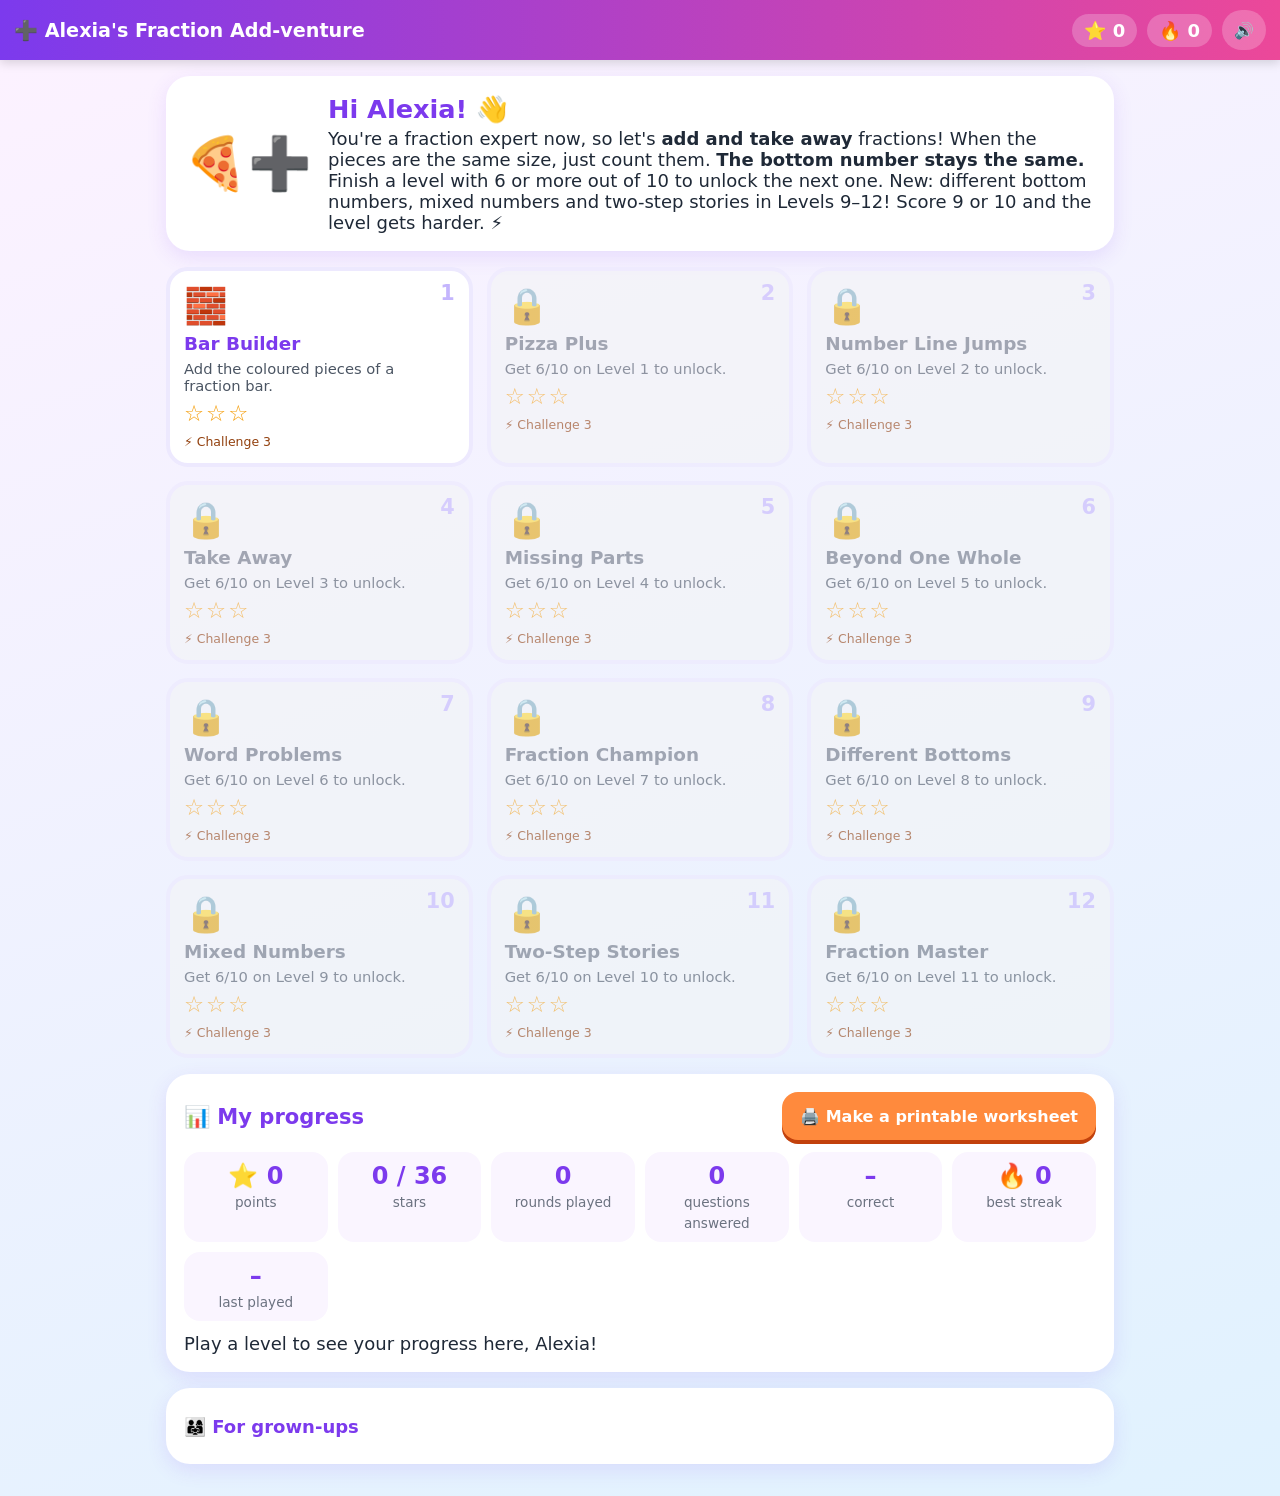
<file: learn/alexia/adding/index.html>
<!DOCTYPE html>
<html lang="en-AU">
<head>
<meta charset="utf-8">
<meta name="viewport" content="width=device-width, initial-scale=1, viewport-fit=cover">
<meta name="theme-color" content="#7c3aed">
<title>Fraction Add-venture – Adding &amp; Taking Away Fractions</title>
<link rel="icon" href="data:image/svg+xml,%3Csvg xmlns='http://www.w3.org/2000/svg' viewBox='0 0 100 100'%3E%3Ctext y='.9em' font-size='90'%3E%E2%9E%95%3C/text%3E%3C/svg%3E">
<style>
:root{--purple:#7c3aed;--purple2:#8b5cf6;--orange:#ff8a3d;--pink:#ec4899;--green:#16a34a;--green2:#22c55e;--red:#e11d48;--ink:#1f2937;--bg1:#fdf2ff;--bg2:#e0f2fe;--card:#fff;--gold:#f59e0b}
*{box-sizing:border-box;-webkit-tap-highlight-color:transparent}
html,body{margin:0;padding:0}
body{font-family:"Trebuchet MS","Segoe UI",system-ui,-apple-system,Roboto,sans-serif;color:var(--ink);background:linear-gradient(160deg,var(--bg1),var(--bg2));min-height:100vh;font-size:18px}
button{font-family:inherit;font-size:1rem;cursor:pointer;border:none;border-radius:16px;padding:12px 18px;min-height:48px;touch-action:manipulation}
button:focus-visible{outline:4px solid #fbbf24;outline-offset:2px}
.hidden{display:none!important}
.topbar{position:sticky;top:0;z-index:20;display:flex;align-items:center;gap:10px;padding:10px 14px;background:linear-gradient(90deg,#7c3aed,#ec4899);color:#fff;box-shadow:0 3px 10px rgba(0,0,0,.15)}
.topbar h1{font-size:1.2rem;margin:0;flex:1;white-space:nowrap;overflow:hidden;text-overflow:ellipsis;cursor:pointer}
.pill{background:rgba(255,255,255,.22);border-radius:999px;padding:6px 12px;font-weight:bold;white-space:nowrap}
.iconbtn{background:rgba(255,255,255,.22);color:#fff;min-height:40px;padding:6px 12px;border-radius:999px}
main{max-width:980px;margin:0 auto;padding:16px}
.card{background:var(--card);border-radius:24px;padding:18px;box-shadow:0 6px 20px rgba(124,58,237,.12);margin-bottom:16px}
.hero{display:flex;gap:16px;align-items:center;flex-wrap:wrap}
.hero .big{font-size:3.2rem}
.hero h2{margin:0 0 4px;font-size:1.6rem;color:var(--purple)}
.hero p{margin:0}
.levels{display:grid;grid-template-columns:repeat(auto-fill,minmax(250px,1fr));gap:14px}
.lvl{position:relative;text-align:left;background:#fff;border:4px solid #ede9fe;border-radius:22px;padding:14px;display:flex;flex-direction:column;gap:6px;transition:transform .12s}
.lvl:not(.locked):hover{transform:translateY(-3px);border-color:var(--purple2)}
.lvl .ic{font-size:2.2rem}
.lvl .t{font-weight:bold;font-size:1.15rem;color:var(--purple)}
.lvl .b{font-size:.92rem;color:#4b5563}
.lvl .s{font-size:1.4rem;color:var(--gold);letter-spacing:2px}
.lvl .num{position:absolute;top:10px;right:14px;font-weight:bold;color:#c4b5fd;font-size:1.3rem}
.lvl.locked{opacity:.6;background:#f3f4f6;cursor:not-allowed}
.lvl.locked .t{color:#6b7280}
.btn{background:var(--purple);color:#fff;font-weight:bold;box-shadow:0 4px 0 #5b21b6}
.btn:active{transform:translateY(2px);box-shadow:0 2px 0 #5b21b6}
.btn.orange{background:var(--orange);box-shadow:0 4px 0 #c2410c}
.btn.green{background:var(--green);box-shadow:0 4px 0 #166534}
.btn.ghost{background:#ede9fe;color:var(--purple);box-shadow:0 4px 0 #c4b5fd}
.btn:disabled{opacity:.45;cursor:not-allowed}
.row{display:flex;gap:12px;flex-wrap:wrap;align-items:center}
.stats{display:grid;grid-template-columns:repeat(auto-fill,minmax(140px,1fr));gap:10px}
.stat{background:#faf5ff;border-radius:16px;padding:10px;text-align:center}
.stat b{display:block;font-size:1.5rem;color:var(--purple)}
.stat span{font-size:.85rem;color:#6b7280}
details summary{cursor:pointer;font-weight:bold;color:var(--purple);min-height:40px;display:flex;align-items:center}
/* fractions */
.frac{display:inline-flex;flex-direction:column;align-items:center;vertical-align:middle;line-height:1.05;margin:0 .15em;font-weight:bold}
.frac .num{border-bottom:3px solid currentColor;padding:0 .2em}
.frac .den{padding:0 .2em}
.frac.big{font-size:1.7em}
.frac.huge{font-size:2.6em}
/* play */
.playhead{display:flex;align-items:center;gap:10px;flex-wrap:wrap;margin-bottom:10px}
.playhead .lvlname{font-weight:bold;color:var(--purple);font-size:1.2rem;flex:1}
.dots{display:flex;gap:5px}
.dot{width:16px;height:16px;border-radius:50%;background:#e5e7eb;border:2px solid #d1d5db}
.dot.cur{border-color:var(--purple);background:#ddd6fe;transform:scale(1.2)}
.dot.ok{background:var(--green2);border-color:var(--green)}
.dot.no{background:#fda4af;border-color:var(--red)}
.prompt{font-size:1.3rem;line-height:1.6;margin-bottom:12px;text-align:center}
.stage{display:flex;flex-direction:column;align-items:center;gap:12px;min-height:120px}
.barrow{display:flex;align-items:center;gap:12px;width:100%;max-width:720px}
.barlabel{min-width:64px;text-align:center;font-size:1.3rem}
svg{display:block}
svg.bar{width:100%;height:auto}
svg.interactive [data-piece],svg.interactive .tickhit{cursor:pointer}
svg.interactive [data-piece]:hover{opacity:.85}
.pizzas{display:flex;gap:18px;justify-content:center;flex-wrap:wrap;width:100%}
.pz{display:flex;flex-direction:column;align-items:center;gap:6px;font-size:1.2rem}
svg.pizza{width:min(42vw,250px);height:auto}
svg.nl{width:100%;max-width:760px;height:auto}
.controls{display:flex;gap:12px;justify-content:center;margin-top:14px;flex-wrap:wrap}
.hint{margin-top:12px;background:#fffbeb;border:3px dashed #fbbf24;border-radius:16px;padding:12px;text-align:center;font-size:1.1rem}
.feedback{margin-top:14px;border-radius:20px;padding:14px;text-align:center;font-size:1.1rem;animation:pop .25s ease-out}
.feedback.good{background:#dcfce7;border:3px solid var(--green2)}
.feedback.bad{background:#fff1f2;border:3px solid #fda4af}
.fbtitle{font-size:1.45rem;font-weight:bold;margin-bottom:6px}
.expl{margin:10px auto;max-width:720px;line-height:1.7}
.expl .barrow{margin:6px auto}
@keyframes pop{from{transform:scale(.92);opacity:0}to{transform:scale(1);opacity:1}}
.opts{display:grid;grid-template-columns:repeat(4,1fr);gap:12px;width:100%;max-width:640px}
.opt{background:#fff;border:4px solid #ddd6fe;font-size:1.7rem;padding:14px 6px;min-height:100px;color:var(--ink)}
.opt:hover{border-color:var(--purple2)}
.opt.right{background:#dcfce7;border-color:var(--green2)}
.opt.wrong{background:#ffe4e6;border-color:var(--red)}
@media (max-width:560px){.opts{grid-template-columns:repeat(2,1fr)}}
.equation{display:flex;align-items:center;justify-content:center;gap:16px;font-size:1.3rem}
.equation .eq{font-size:2.6rem;font-weight:bold}
.ansbox{display:inline-block;min-width:1.6em;min-height:1.1em;border:3px dashed var(--purple);border-radius:10px;color:var(--purple);background:#faf5ff;text-align:center}
.keypad{display:grid;grid-template-columns:repeat(5,1fr);gap:8px;max-width:420px;width:100%}
.keypad button{background:#ede9fe;color:var(--purple);font-size:1.5rem;font-weight:bold;min-height:56px;box-shadow:0 3px 0 #c4b5fd}
.keypad button:active{transform:translateY(2px)}
.work{display:inline-flex;align-items:center;gap:6px;font-size:1.4rem;margin:6px 0}
.wops{display:flex;flex-direction:column;gap:10px;font-size:1rem;font-weight:bold;color:var(--red)}
.wops span{background:#ffe4e6;border-radius:999px;padding:2px 10px}
.tag{display:inline-block;background:#ede9fe;color:var(--purple);border-radius:999px;padding:2px 10px;font-size:.85rem;font-weight:bold}
/* results */
.results{text-align:center}
.results .stars{font-size:3.4rem;color:var(--gold);letter-spacing:6px}
.results h2{color:var(--purple);font-size:1.8rem;margin:8px 0}
.confetti{position:fixed;top:-20px;width:12px;height:18px;z-index:50;pointer-events:none;animation:fall linear forwards}
@keyframes fall{to{transform:translateY(110vh) rotate(720deg)}}
/* worksheet */
.wstool{position:sticky;top:64px;z-index:10}
.page{background:#fff;color:#000;max-width:800px;margin:0 auto 20px;padding:28px 34px;border-radius:8px;box-shadow:0 4px 18px rgba(0,0,0,.12);font-size:15px}
.page h2{margin:0 0 4px;font-size:22px}
.page h3{margin:16px 0 6px;font-size:16px;border-bottom:2px solid #000;padding-bottom:2px}
.page .meta{display:flex;justify-content:space-between;font-size:15px;margin:6px 0 10px}
.page .instr{font-size:13px;margin:2px 0 8px;color:#333}
.page .wsrow{display:flex;align-items:center;gap:10px;margin:6px 0;break-inside:avoid}
.page .wsrow svg.bar{max-width:420px}
.page .grid2{display:grid;grid-template-columns:1fr 1fr;gap:10px 30px}
.page .grid2>div{font-size:18px;display:flex;align-items:center;gap:6px;break-inside:avoid}
.page .blank{display:inline-block;width:30px;height:24px;border:2px solid #000;border-radius:4px;vertical-align:middle}
.page .frac .num,.page .frac .den{min-width:1em;text-align:center}
.page .choice span.c{display:inline-block;margin:0 10px}
.page svg.nl{max-width:680px}
.page .ans{color:#b91c1c;font-weight:bold}
.page.answers{border-top:6px solid #b91c1c}
.page .wsgap{margin-bottom:12px}
.page .grid2.grid4{grid-template-columns:repeat(4,1fr)}
@media print{
 @page{size:A4;margin:10mm}
 body{background:#fff}
 .topbar,.no-print,#home,#play,#results{display:none!important}
 #worksheet{display:block!important}
 main{padding:0;max-width:none}
 .page{box-shadow:none;border-radius:0;margin:0;padding:0;max-width:none}
 .page.answers{break-before:page;page-break-before:always;border-top:none}
 .page{font-size:12px}
 .page h2{font-size:18px}
 .page h3{margin:8px 0 3px;font-size:14px}
 .page .instr{margin:0 0 3px;font-size:11px}
 .page .wsrow{margin:1px 0}
 .page .wsgap{margin-bottom:5px}
 .page .wsrow svg.bar{height:auto}
 .page .wsrow svg.bar{max-width:300px}
 .page svg.nl{max-width:440px;margin:0 auto}
 .page .frac.big{font-size:1.35em}
 .page .grid2{gap:4px 30px}
 .page .grid2>div{font-size:15px}
 .page .blank{width:24px;height:18px}
}

/* --- extras for adding game --- */
@media (max-width:520px){.topbar{gap:6px;padding:8px 10px}.topbar .lbl{display:none!important}.topbar .iconbtn{padding:6px 10px}.topbar .pill{padding:4px 8px}.topbar h1{font-size:1rem;min-width:0}}
.topbar .lbl{margin-left:5px}
.say{background:#ede9fe;color:var(--purple);min-height:40px;padding:4px 12px;border-radius:999px;font-size:1rem;vertical-align:middle;margin-left:6px}
.entry{display:inline-flex;align-items:center;gap:8px;vertical-align:middle}
.wwrap{display:inline-flex;flex-direction:column;align-items:center;font-size:2.4rem;font-weight:bold}
.wwrap small{font-size:.75rem;color:#6b7280;font-weight:normal}
.ebox{display:inline-block;min-width:1.5em;min-height:1.15em;border:3px dashed #a78bfa;border-radius:10px;color:var(--purple);background:#faf5ff;text-align:center;cursor:pointer;line-height:1.1;margin:2px 0}
.ebox.active{border-style:solid;border-color:var(--purple);background:#ede9fe;box-shadow:0 0 0 4px rgba(124,58,237,.18)}
.ebox.okb{border-color:var(--green);color:var(--green)}
.ebox.badb{border-color:var(--red);color:var(--red)}
.equation .op{font-size:2.4rem;font-weight:bold}
.mixed{display:inline-flex;align-items:center;font-weight:bold}
.mixed .wn{font-size:1.25em;margin-right:.08em}
.oops{background:#fff7ed;border:3px solid #fb923c;border-radius:16px;padding:10px 12px;margin:10px auto;max-width:700px;text-align:left}
.story{font-size:1.25rem;line-height:1.6;background:#f5f3ff;border-radius:18px;padding:12px 16px;max-width:720px;text-align:left}
.story .emo{font-size:2rem;float:left;margin-right:10px}
.wholes{display:flex;gap:14px;width:100%;max-width:760px}
.wholes>div{flex:1;text-align:center;font-size:.9rem;color:#6b7280}
@media print{.page .wsrow svg.bar{max-height:26px;width:auto}.page h3{margin:6px 0 2px}.page .grid2.grid4>div{font-size:14px}}
.keypad button[data-key="next"]{grid-column:span 3;font-size:1.1rem;background:#fae8ff;color:#a21caf;box-shadow:0 3px 0 #f0abfc}
.keypad button[data-key="del"]{grid-column:span 2;font-size:1.1rem}
.badge{display:inline-block;background:#dcfce7;color:#166534;border-radius:999px;padding:2px 10px;font-size:.85rem;font-weight:bold}

.clvl{display:inline-block;font-size:.8rem;background:#fef3c7;color:#92400e;border-radius:999px;padding:2px 10px;margin-left:6px;vertical-align:middle;white-space:nowrap}
.clv{display:block;font-size:.78rem;color:#92400e;margin-top:2px}
.stepup{font-size:1.1rem;background:#ecfdf5;color:#065f46;border-radius:12px;padding:8px 12px;display:inline-block}.stepup.down{background:#fff7ed;color:#9a3412}
.diffset{background:#f8fafc;border-radius:12px;padding:8px 12px;margin:8px 0}.diffset label{margin-right:14px;white-space:nowrap}.diffset input{width:20px;height:20px;vertical-align:middle}.diffset .small{font-size:.9rem;margin:6px 0 0}
.mixed.huge{font-size:2.6em}.mixed.big{font-size:1.4em}
.page .mixed.big{font-size:1.35em}
@media(max-width:560px){.equation{gap:6px}.equation .frac.huge{font-size:1.8em}.equation .mixed.huge{font-size:1.6em}.wwrap{font-size:1.8rem}.wwrap small{font-size:.6rem;max-width:4.5em;text-align:center}.equation .op{font-size:1.6rem}}
.redotag{display:inline-block;margin-left:8px;padding:2px 10px;border-radius:999px;background:#fff7ed;color:#c2410c;border:2px solid #fdba74;font-size:.85rem;font-weight:800;vertical-align:middle}.fixedline{display:inline-block;background:#ecfdf5;color:#065f46;border-radius:12px;padding:6px 12px;font-weight:700}.again{font-size:.95rem;margin-top:4px;opacity:.85}
#rdoRev{position:fixed;inset:0;z-index:60;background:rgba(15,23,42,.5);overflow:auto;padding:14px;-webkit-overflow-scrolling:touch}#rdoRev.hidden{display:none}
.rdoPanel{max-width:900px;margin:0 auto;background:#fff;border-radius:22px;padding:16px;box-shadow:0 10px 40px rgba(0,0,0,.25);text-align:left}
.rdoTop{display:flex;justify-content:space-between;align-items:center;gap:10px}.rdoTop h2{margin:0;font-size:1.4rem}.rdoSmall{font-size:.9rem;opacity:.85}
.rdoSeg,.rdoBtns,.rdoNav{display:flex;gap:8px;flex-wrap:wrap;align-items:center;margin:8px 0}.rdoNav{justify-content:space-between}
.rdoItem{border:3px solid #e5e7eb;border-radius:18px;padding:12px;margin:12px 0}.rdoHead b{font-size:1.1rem}
.rdoQ{display:flex;align-items:center;gap:8px;font-size:1.15rem;margin:6px 0;flex-wrap:wrap}.rdoSay{border:0;background:#eef2ff;border-radius:999px;width:44px;height:44px;font-size:1.1rem;cursor:pointer}
.rdoSnap{pointer-events:none;border:2px dashed #e5e7eb;border-radius:14px;padding:8px;margin:4px 0;overflow-x:auto}.rdoSnap svg{max-width:100%;height:auto}
.rdoLbl{font-weight:800;margin:6px 0}.rdoLbl.bad{color:#b91c1c}.rdoLbl.ok{color:#047857}
.rdoExp{background:#ecfdf5;border:2px solid #a7f3d0;border-radius:14px;padding:10px 14px;margin:8px 0}.rdoSteps{margin:6px 0;padding-left:22px}.rdoSteps li{margin:3px 0}
body.rdoOpen{overflow:hidden}
</style>
</head>
<body>
<header class="topbar">
  <h1 id="homeLink" title="Back to levels">➕ <span id="titleName">Alexia</span>'s Fraction Add-venture</h1>
  <span class="pill" id="ptsPill" title="Points">⭐ 0</span>
  <span class="pill" id="streakPill" title="Streak">🔥 0</span>
  <button class="iconbtn" id="soundBtn" aria-label="Sound on or off">🔊</button>
  <a class="iconbtn hidden" id="gamesBtn" href="../../index.html" title="My games" style="text-decoration:none;font-weight:bold;display:inline-flex;align-items:center;white-space:nowrap">🏠<span class="lbl"> Games</span></a>
  <a class="iconbtn hidden" id="switchBtn" href="../../index.html?switch=1" title="Switch player" style="text-decoration:none;font-weight:bold;display:inline-flex;align-items:center;white-space:nowrap">👥<span class="lbl"> Switch</span></a>
</header>
<main>
<section id="home">
  <div class="card hero">
    <div class="big">🍕➕</div>
    <div style="flex:1;min-width:220px">
      <h2 id="hello">Hi!</h2>
      <p>You're a fraction expert now, so let's <b>add and take away</b> fractions! When the pieces are the same size, just count them. <b>The bottom number stays the same.</b> Finish a level with 6 or more out of 10 to unlock the next one. New: different bottom numbers, mixed numbers and two-step stories in Levels 9–12! Score 9 or 10 and the level gets harder. ⚡</p>
    </div>
  </div>
  <div class="levels" id="levelGrid"></div>
  <div class="card" style="margin-top:16px">
    <div class="row" style="justify-content:space-between">
      <h3 style="margin:0;color:var(--purple)">📊 My progress</h3>
      <button class="btn orange" id="wsBtn">🖨️ Make a printable worksheet</button>
    </div>
    <div class="stats" id="stats" style="margin-top:12px"></div>
    <p id="tricky" style="margin:12px 0 0"></p>
  </div>
  <div class="card">
    <details>
      <summary>👨‍👩‍👧 For grown-ups</summary>
      <p>Covers adding and subtracting fractions with the same denominator (NSW Mathematics K–10), starting with fraction bars and pizzas, then number-line jumps in the parallel number line style used in class. It moves on to missing numbers, a gentle first look at totals bigger than one whole (5/4 = 1 1/4), and word problems. Levels 9–12 stretch further: related denominators (1/2 + 3/8, 2/3 − 1/6), adding and subtracting mixed numbers (with regrouping), and two-step word problems. A common mistake is adding the bottom numbers (2/5 + 1/5 = 3/10). The game spots it and shows on parallel number lines why it gives a different amount.</p>
      <p>Denominators: 2–12 at Easy, growing to 15, 16, 20 and 24 at higher Challenge levels. At Challenge level 3 and above, the pictures for Take Away, Missing Parts and Beyond One Whole stay hidden until a hint is used, and Pizza Plus asks for a typed answer. An answer that is equivalent (e.g. 1/2 instead of 2/4) is accepted. Hints are free but give 5 points instead of 10 (3 at Challenge level 4 and 5). Progress is saved on this device only.</p>
      <div class="diffset"><b>Difficulty:</b>
        <label><input type="radio" name="diff" value="easy"> Easy</label>
        <label><input type="radio" name="diff" value="normal"> Normal</label>
        <label><input type="radio" name="diff" value="challenge"> Challenge</label>
        <p class="small">Challenge (the default) starts each level at Challenge level 3: bigger numbers, fewer pictures and typed answers. Easy is the original version of each level. Getting 9 or 10 right steps that level up (to Challenge level 5); 4 or fewer steps it back down.</p></div>
      <div class="row">
        <label class="row" style="gap:6px"><input type="checkbox" id="unlockAll" style="width:24px;height:24px"> Unlock all levels</label>
        <button class="btn ghost" id="resetBtn">Reset progress</button>
      </div>
    </details>
  </div>
</section>

<section id="play" class="hidden">
  <div class="playhead">
    <button class="btn ghost" id="quitBtn">← Levels</button>
    <div class="lvlname" id="lvlName"></div>
    <div class="dots" id="dots"></div>
  </div>
  <div class="card">
    <div class="prompt"><span id="prompt"></span><button class="say" id="sayBtn" aria-label="Read the question aloud">🔈</button></div>
    <div class="stage" id="stage"></div>
    <div class="controls" id="controls">
      <button class="btn ghost" id="hintBtn">💡 Hint</button>
      <button class="btn green" id="checkBtn">Check ✓</button>
    </div>
    <div class="hint hidden" id="hintBox"></div>
    <div class="feedback hidden" id="feedback"></div>
  </div>
</section>

<section id="results" class="hidden"><div class="card results" id="resultsCard"></div></section>

<section id="worksheet" class="hidden">
  <div class="card row no-print wstool">
    <button class="btn ghost" id="wsBack">← Back</button>
    <button class="btn" id="wsNew">🔀 New worksheet</button>
    <button class="btn orange" id="wsPrint">🖨️ Print</button>
    <span style="font-size:.9rem;color:#6b7280">The answer key prints on its own page.</span>
  </div>
  <div id="sheet"></div>
</section>
</main>

<script>
(function(){
'use strict';
/* ---------- player / profile ---------- */
const params=new URLSearchParams(location.search);
const PLAYER=(params.get('player')||'').toLowerCase().replace(/[^a-z0-9_-]/g,'');
let NAME='Alexia';
try{const pr=JSON.parse(localStorage.getItem('kidsHub.profiles')||'null');if(PLAYER&&pr&&pr[PLAYER]&&pr[PLAYER].name)NAME=String(pr[PLAYER].name).replace(/[<>&"'`]/g,'').slice(0,20)||NAME;}catch(e){}
const GAME='addfractions';
const STORE=PLAYER?`kidsHub.p.${PLAYER}.${GAME}`:'alexiaAddFractions.v1';

const $=s=>document.querySelector(s);
const rnd=(a,b)=>a+Math.floor(Math.random()*(b-a+1));
const pick=a=>a[Math.floor(Math.random()*a.length)];
const shuffle=a=>{for(let i=a.length-1;i>0;i--){const j=Math.floor(Math.random()*(i+1));[a[i],a[j]]=[a[j],a[i]];}return a;};
const range=n=>[...Array(n).keys()];
const F=(n,d,cls='')=>`<span class="frac ${cls}"><span class="num">${n}</span><span class="den">${d}</span></span>`;
const M=(w,n,d,cls='')=>n===0?`<span class="mixed ${cls}"><span class="wn">${w}</span></span>`:w?`<span class="mixed ${cls}"><span class="wn">${w}</span>${F(n,d)}</span>`:F(n,d,cls);
const eqv=(n1,d1,n2,d2)=>d1>0&&d2>0&&n1*d2===n2*d1;
const OR='#ff8a3d',BL='#3b82f6',GR='#22c55e',PK='#fda4af';

let DENS=[2,3,4,5,6,8,10,12];
const LEVELS=[
 {id:1,icon:'🧱',title:'Bar Builder',blurb:'Add the coloured pieces of a fraction bar.',types:['bar']},
 {id:2,icon:'🍕',title:'Pizza Plus',blurb:'Put the slices together on one pizza.',types:['pizza']},
 {id:3,icon:'🦘',title:'Number Line Jumps',blurb:'Jump along the number line. Where do you land?',types:['nljump']},
 {id:4,icon:'✂️',title:'Take Away',blurb:'Cross out pieces to subtract fractions.',types:['sub']},
 {id:5,icon:'🔍',title:'Missing Parts',blurb:'Find the missing fraction, and make one whole.',types:['missing']},
 {id:6,icon:'🚀',title:'Beyond One Whole',blurb:'When the pieces fill more than 1 whole: 5/4 = 1 1/4.',types:['beyond']},
 {id:7,icon:'📖',title:'Word Problems',blurb:'Fraction stories about pizza, dance, ribbon and more.',types:['word']},
 {id:8,icon:'🏆',title:'Fraction Champion',blurb:'A mix of everything. Can you get 3 stars?',types:['bar','pizza','nljump','sub','missing','beyond','word','word','sub','beyond']},
 {id:9,icon:'🔗',title:'Different Bottoms',blurb:'Related denominators: 1/2 + 3/8, 2/3 − 1/6. Make them the same first!',types:['related']},
 {id:10,icon:'🔢',title:'Mixed Numbers',blurb:'Add and subtract mixed numbers like 2 1/4 + 1 3/4, with regrouping.',types:['mixednum']},
 {id:11,icon:'📚',title:'Two-Step Stories',blurb:'Word problems that take two steps to solve.',types:['multistep']},
 {id:12,icon:'👑',title:'Fraction Master',blurb:'The toughest mix of everything. Can you get 3 stars?',types:['related','mixednum','multistep','related','mixednum','multistep','beyond','missing','word','sub']},
];
const TYPE_NAMES={bar:'Bar Builder',pizza:'Pizza Plus',nljump:'Number Line Jumps',sub:'Take Away',missing:'Missing Parts',beyond:'Beyond One Whole',word:'Word Problems'};
const ROUND=10,UNLOCK=6;

const DIFFS={easy:{base:0,label:'Easy'},normal:{base:1,label:'Normal'},challenge:{base:2,label:'Challenge'}};
const levelD=id=>Math.min(4,(DIFFS[S.diff]||DIFFS.challenge).base+((S.adapt||{})[id]||0));
const starsFor=s=>s>=10?3:s>=8?2:s>=UNLOCK?1:0;

const defState=()=>({diff:'challenge',adapt:{},levels:{},points:0,answered:0,correct:0,bestStreak:0,rounds:0,lastPlayed:null,byType:{},unlockAll:false,sound:true,history:[],mistakes:{addDen:0}});
function load(){try{return Object.assign(defState(),JSON.parse(localStorage.getItem(STORE)||'{}'));}catch(e){return defState();}}
let S=load();
function save(){try{localStorage.setItem(STORE,JSON.stringify(S));}catch(e){}}
const unlocked=id=>id===1||S.unlockAll||((S.levels[id-1]||{}).stars||0)>=1;

let actx=null;
function sfx(kind){if(!S.sound)return;try{actx=actx||new (window.AudioContext||window.webkitAudioContext)();
  const N={good:[660,880],bad:[330,247],tap:[600],win:[523,659,784,1047]}[kind]||[];const t=actx.currentTime,vol=kind==='tap'?0.05:0.14;
  N.forEach((f,i)=>{const o=actx.createOscillator(),g=actx.createGain();o.type='sine';o.frequency.value=f;const s=t+i*0.12;
    g.gain.setValueAtTime(0.0001,s);g.gain.exponentialRampToValueAtTime(vol,s+0.02);g.gain.exponentialRampToValueAtTime(0.0001,s+0.2);o.connect(g);g.connect(actx.destination);o.start(s);o.stop(s+0.22);});}catch(e){}}
function say(text){try{if(!('speechSynthesis' in window))return;speechSynthesis.cancel();const u=new SpeechSynthesisUtterance(text);u.lang='en-AU';u.rate=0.92;
  const v=speechSynthesis.getVoices().find(v=>/en[-_]AU/i.test(v.lang));if(v)u.voice=v;speechSynthesis.speak(u);}catch(e){}}
/* speakable text: turn stacked fractions into "3 quarters" style words */
const DEN_WORDS={2:['half','halves'],3:['third','thirds'],4:['quarter','quarters'],5:['fifth','fifths'],6:['sixth','sixths'],8:['eighth','eighths'],10:['tenth','tenths'],12:['twelfth','twelfths']};
function spoken(el){const c=el.cloneNode(true);c.querySelectorAll('.frac').forEach(f=>{const n=f.querySelector('.num'),d=f.querySelector('.den');const nn=n?n.textContent.trim():'',dd=d?d.textContent.trim():'';
  const w=DEN_WORDS[+dd];f.replaceWith(' '+(w&&/^\d+$/.test(nn)?`${nn} ${+nn===1?w[0]:w[1]}`:`${nn||'something'} over ${dd||'something'}`)+' ');});
  return c.textContent.replace(/−/g,' take away ').replace(/\s+/g,' ').trim();}

/* ---------- SVG helpers ---------- */
function barSVG({parts,fills=[],crosses=[],guideAt=null,w=600,h=60}){
  const pw=w/parts,X=new Set(crosses);
  let s=`<svg class="bar" viewBox="-6 -8 ${w+12} ${h+16}" aria-label="bar cut into ${parts} parts">`;
  for(let i=0;i<parts;i++){
    s+=`<rect x="${i*pw}" y="0" width="${pw}" height="${h}" fill="${fills[i]||'#ffffff'}" stroke="#374151" stroke-width="2"/>`;
    if(X.has(i)){const cx=i*pw+pw/2,cy=h/2,r=Math.min(pw,h)*0.32;s+=`<path d="M${cx-r},${cy-r}L${cx+r},${cy+r}M${cx+r},${cy-r}L${cx-r},${cy+r}" stroke="#111" stroke-width="5" stroke-linecap="round"/>`;}
  }
  if(guideAt!=null)s+=`<line x1="${guideAt*w}" y1="-8" x2="${guideAt*w}" y2="${h+8}" stroke="#e11d48" stroke-width="4" stroke-dasharray="7 6"/>`;
  return s+`<rect x="0" y="0" width="${w}" height="${h}" fill="none" stroke="#1f2937" stroke-width="4"/></svg>`;
}
/* fills for a run of colours: [[count,colour],...] */
function runs(list){const f=[];list.forEach(([n,c])=>{for(let i=0;i<n;i++)f.push(c);});return f;}
function pizzaSVG(parts,fills=[],r=95){
  const c=r+10,T=2*Math.PI/parts,P=a=>[c+r*Math.cos(a),c+r*Math.sin(a)];
  let s=`<svg class="pizza" viewBox="0 0 ${2*c} ${2*c}" aria-label="pizza cut into ${parts} slices"><circle cx="${c}" cy="${c}" r="${r+8}" fill="#d9954a"/>`;
  for(let i=0;i<parts;i++){const a0=-Math.PI/2+i*T,a1=a0+T,[x0,y0]=P(a0),[x1,y1]=P(a1);
    s+=`<path d="M${c},${c} L${x0.toFixed(2)},${y0.toFixed(2)} A${r},${r} 0 ${T>Math.PI?1:0} 1 ${x1.toFixed(2)},${y1.toFixed(2)} Z" fill="${fills[i]||'#fff3d6'}" stroke="#8a4b16" stroke-width="2.5"/>`;
    if(fills[i]){const am=a0+T/2,pr=Math.max(5,Math.min(12,r*0.5/parts*2.2));s+=`<circle cx="${(c+r*0.62*Math.cos(am)).toFixed(1)}" cy="${(c+r*0.62*Math.sin(am)).toFixed(1)}" r="${pr}" fill="#c0392b"/>`;}}
  return s+'</svg>';
}
function fracSVG(x,y,n,d,color='#1f2937',size=18){
  return `<text x="${x}" y="${y}" text-anchor="middle" font-size="${size}" font-weight="bold" fill="${color}">${n}</text><line x1="${x-11}" y1="${y+5}" x2="${x+11}" y2="${y+5}" stroke="${color}" stroke-width="2.5"/><text x="${x}" y="${y+23}" text-anchor="middle" font-size="${size}" font-weight="bold" fill="${color}">${d}</text>`;
}
/* lines: [{parts (per whole), wholes, labels:'all'|array, mark, markColor, highlight, selected, selColor, interactive, jumps:[{from,to,color}], tag}] (tick indices) */
function nlSVG({lines,box=null,w=680}){
  const W=Math.max(...lines.map(l=>l.wholes||1)),m=40,L=w-2*m,gap=124,top=66,H=top+gap*(lines.length-1)+76;
  const X=v=>m+v/W*L;
  let s=`<svg class="nl" viewBox="0 0 ${w} ${H}" aria-label="number lines">`;
  (box==null?[]:[].concat(box)).forEach(v=>{const x=X(v);s+=`<rect x="${x-25}" y="${top-24}" width="50" height="${gap*(lines.length-1)+88}" rx="10" fill="rgba(225,29,72,.06)" stroke="#e11d48" stroke-width="3" stroke-dasharray="8 6" pointer-events="none"/>`;});
  lines.forEach((ln,j)=>{
    const y=top+j*gap,p=ln.parts,wl=ln.wholes||W,T=p*wl,step=(X(1)-X(0))/p;
    s+=`<line x1="${X(0)}" y1="${y}" x2="${X(wl)}" y2="${y}" stroke="#1f2937" stroke-width="4" stroke-linecap="round"/>`;
    if(ln.tag)s+=`<text x="${X(wl)}" y="${y-30}" text-anchor="end" font-size="15" font-weight="bold" stroke="#fff" stroke-width="5" paint-order="stroke" stroke-linejoin="round" fill="${ln.tagColor||'#6b7280'}">${ln.tag}</text>`;
    (ln.jumps||[]).forEach(jp=>{const x1=X(jp.from/p),x2=X(jp.to/p),hgt=Math.min(54,14+Math.abs(x2-x1)*0.35),xm=(x1+x2)/2,dir=x2>x1?1:-1;
      s+=`<path d="M${x1},${y-4} Q${xm},${y-4-hgt*2} ${x2},${y-4}" fill="none" stroke="${jp.color}" stroke-width="4"/>`+
         `<path d="M${x2},${y-3} L${x2-9*dir},${y-15} L${x2+3*dir},${y-14} Z" fill="${jp.color}"/>`;
      if(jp.label)s+=`<text x="${xm}" y="${y-hgt-10}" text-anchor="middle" font-size="17" font-weight="bold" fill="${jp.color}">${jp.label}</text>`;});
    for(let i=0;i<=T;i++){
      const x=X(i/p),whole=i%p===0;
      s+=`<line x1="${x}" y1="${y-(whole?16:11)}" x2="${x}" y2="${y+(whole?16:11)}" stroke="#1f2937" stroke-width="3"/>`;
      const col=ln.highlight===i?'#15803d':ln.mark===i?(ln.markColor||'#ea580c'):'#1f2937';
      if(whole)s+=`<text x="${x}" y="${y+40}" text-anchor="middle" font-size="22" font-weight="bold" fill="${col}">${i/p}</text>`;
      else if(ln.labels==='all'||(Array.isArray(ln.labels)&&ln.labels.includes(i))||ln.mark===i||ln.highlight===i)s+=fracSVG(x,y+33,i,p,col);
      if(ln.mark===i)s+=`<circle cx="${x}" cy="${y}" r="10" fill="${ln.markColor||OR}" stroke="#fff" stroke-width="3"/>`;
      if(ln.highlight===i)s+=`<circle cx="${x}" cy="${y}" r="12" fill="#22c55e" stroke="#fff" stroke-width="3"/>`;
      if(ln.selected===i&&ln.highlight!==i)s+=`<circle cx="${x}" cy="${y}" r="12" fill="${ln.selColor||'#8b5cf6'}" stroke="#fff" stroke-width="3"/>`;
      if(ln.interactive&&i>0)s+=`<rect class="tickhit" data-tick="${i}" x="${x-step/2}" y="${y-36}" width="${step}" height="72" fill="transparent"/>`;
    }
  });
  return s+'</svg>';
}
/* bars across one or two wholes, filled in order with runs */
function wholesBars(d,runList,{crosses=[],labels=true}={}){
  const f=runs(runList),nW=Math.max(1,Math.ceil(f.length/d));
  let s=`<div class="wholes">`;
  for(let k=0;k<nW;k++){s+=`<div>${barSVG({parts:d,fills:f.slice(k*d,(k+1)*d),crosses:crosses.filter(i=>i>=k*d&&i<(k+1)*d).map(i=>i-k*d)})}${labels&&nW>1?(k===0?'1st whole':'2nd whole'):''}</div>`;}
  return s+'</div>';
}

/* ---------- the "added the denominators" explainer (parallel number lines) ---------- */
function addDenExplain(a,b,d){
  const s=a+b,wd=2*d,W=s>d?2:1;
  return `<div class="oops">⚠️ <b>Watch out: we don't add the bottom numbers!</b> The bottom number tells you the <b>size of the pieces</b>. When you put ${F(a,d)} and ${F(b,d)} together, the pieces stay ${DEN_WORDS[d]?DEN_WORDS[d][1]:'the same size'}. They don't shrink into ${DEN_WORDS[wd]?DEN_WORDS[wd][1]:`pieces out of ${wd}`}.</div>`+
   nlSVG({lines:[{parts:d,wholes:W,highlight:s,jumps:[{from:0,to:a,color:OR},{from:a,to:s,color:BL}],tag:'✓ correct',tagColor:'#15803d'},
                 {parts:wd,wholes:W,mark:s,markColor:'#e11d48',tag:'✗ adding the bottoms',tagColor:'#e11d48'}]})+
   `<div>${F(s,wd)} sits at a <b>different spot</b> from ${F(s,d)}. It's a much smaller amount, so it can't be right!</div>`;
}

/* ---------- fraction entry (whole / numerator / denominator boxes) ---------- */
function entry(q,cfg){
  q.cfg=cfg;q.f={w:'',n:'',d:''};
  q.fields=['w','n','d'].filter(k=>cfg[k]==='edit'||cfg[k]==='opt');
  q.active=cfg.w==='edit'?'w':(cfg.n==='edit'?'n':q.fields[0]);
  const box=k=>`<span class="ebox" data-field="${k}" id="f_${k}" role="button" aria-label="${{w:'whole number',n:'top number',d:'bottom number'}[k]} box">&nbsp;</span>`;
  const part=k=>(cfg[k]==='edit')?box(k):cfg[k];
  q.entryHTML=`<span class="entry">${cfg.w?`<span class="wwrap">${box('w')}<small>${cfg.w==='opt'?'wholes (if any)':'whole'}</small></span>`:''}<span class="frac huge"><span class="num">${part('n')}</span><span class="den">${part('d')}</span></span></span>`;
  q.keypadHTML=`<div class="keypad">${[1,2,3,4,5,6,7,8,9,0].map(n=>`<button data-key="${n}">${n}</button>`).join('')}<button data-key="del">⌫ Delete</button>${q.fields.length>1?'<button data-key="next">Next box ➜</button>':''}</div>`;
  q.refresh=()=>{q.fields.forEach(k=>{const e=document.getElementById('f_'+k);if(e){e.innerHTML=q.f[k]||'&nbsp;';e.classList.toggle('active',!q.done&&k===q.active);}});updCheck();};
  q.key=k=>{if(q.done)return;const A=q.active;
    if(k==='next'){const i=q.fields.indexOf(A);q.active=q.fields[(i+1)%q.fields.length];}
    else if(k==='del')q.f[A]=q.f[A].slice(0,-1);
    else if(q.f[A].length<2)q.f[A]+=k;
    sfx('tap');q.refresh();};
  q.setActive=k=>{if(!q.done&&q.fields.includes(k)){q.active=k;q.refresh();}};
  q.canCheck=()=>q.fields.every(k=>(k==='w'&&cfg.w==='opt')||q.f[k].length>0);
  q.nudge=q.fields.length>1?'Fill in all the boxes first (tap a box to choose it).':'Type a number first.';
  q.val=()=>({w:+q.f.w||0,n:cfg.n==='edit'?+q.f.n:cfg.n,d:cfg.d==='edit'?+q.f.d:cfg.d});
  q.lockBoxes=ok=>{q.fields.forEach(k=>{const e=document.getElementById('f_'+k);if(e)e.classList.add(ok?'okb':'badb');});const kp=document.querySelector('.keypad');if(kp)kp.remove();};
}
function bindEntry(q){$('#stage').onclick=e=>{const k=e.target.closest('[data-key]');if(k)return q.key(k.dataset.key);const f=e.target.closest('[data-field]');if(f)q.setActive(f.dataset.field);};}
/* grade entry against target tn/td. op/a/b/d used to spot common mistakes */
function grade(q,tn,td,{needMixed=false}={}){
  const v=q.val();q.entered=v;q.mistake=null;
  if(v.d===0){q.mistake='zeroDen';return false;}
  let ok=eqv(v.w*v.d+v.n,v.d,tn,td);
  if(ok&&needMixed&&!(v.n<v.d))ok=false,q.mistake='notMixed';
  if(!ok&&!q.mistake){
    if(q.op==='+'&&v.w===0&&v.n===q.a+q.b&&v.d===2*q.d)q.mistake='addDen';
    else if(q.op==='-'&&v.n===q.a-q.b&&v.d!==q.d&&v.d!==0)q.mistake='wrongDen';
    else if(v.n===tn&&v.d!==td&&v.w===0)q.mistake='wrongDen';
  }
  if(q.mistake==='addDen'){if(!q._redo){S.mistakes=S.mistakes||{addDen:0};S.mistakes.addDen++;}}
  return ok;
}
const enteredHTML=v=>v.w?M(v.w,v.n,v.d):F(v.n,v.d);
function mistakeHTML(q){
  const v=q.entered||{};
  if(q.mistake==='addDen')return addDenExplain(q.a,q.b,q.d);
  if(q.mistake==='zeroDen')return `<div class="oops">⚠️ A fraction can't have <b>0</b> on the bottom. Taking pieces away doesn't make the pieces disappear. They are still ${DEN_WORDS[q.d][1]}, so the <b>bottom number stays ${q.d}</b>.</div>`;
  if(q.mistake==='wrongDen')return `<div class="oops">⚠️ The top number is right, but the bottom number changed. The pieces are still ${DEN_WORDS[q.d][1]}, so the bottom stays <b>${q.d}</b>.</div>`;
  if(q.mistake==='notMixed')return `<div class="oops">Your amount is right, but in a <b>mixed number</b> the fraction part must be <b>less than one whole</b>.</div>`;
  return '';
}
function sameAmountNote(q,tn,td){const v=q.entered;if(!v)return '';if(v.w||v.d!==td||v.n!==tn)return `<br>You wrote ${enteredHTML(v)}, which is the <b>same amount</b> as ${tn>td&&td?M(Math.floor(tn/td),tn%td,td):F(tn,td)}. Nice!`;return '';}

/* ---------- generators ---------- */
function genAdd(used,{over=false}={}){
  let g;
  for(let t=0;t<80;t++){
    const d=over?pick(DENS===DENS0?[3,4,5,6,8,10]:DENS.filter(x=>x>2&&x<=16)):pick(DENS);
    let a,b;
    if(!over){if(d===2&&Math.random()<0.7)continue;a=rnd(1,d-1);b=rnd(1,d-a);}
    else{a=rnd(2,d-1);const lo=d-a+1;if(lo>d-1)continue;b=rnd(lo,d-1);}
    g={a,b,d,s:a+b,op:'+'};const k='+'+a+'/'+b+'/'+d;if(!used.has(k)||t>70){used.add(k);break;}
  }
  return g;
}
function genSub(used){
  let g;
  for(let t=0;t<80;t++){const d=pick(DENS.filter(x=>x>2)),a=rnd(2,d),b=rnd(1,a-1);g={a,b,d,s:a-b,op:'-'};const k='-'+a+'/'+b+'/'+d;if(!used.has(k)||t>70){used.add(k);break;}}
  return g;
}

/* ---------- question types ---------- */
const PRAISE=[`Great work, ${NAME}!`,`Brilliant, ${NAME}!`,`You're a fraction star, ${NAME}!`,'Spot on!','Fantastic!',`Awesome thinking, ${NAME}!`,'Nailed it!','Super job!'];
const stage=()=>$('#stage');
function setPrompt(h){$('#prompt').innerHTML=h;}
function eqRow(left,right){return `<div class="equation">${left}<span class="eq">=</span>${right}</div>`;}

const TYPES={
 /* 1. bars (sum <= 1) */
 bar:{make:(q,u)=>Object.assign(q,genAdd(u)),render(q){
   const {a,b,d,s}=q;q.answerKey={n:s,d};
   setPrompt(`The bar has ${F(a,d,'big')} in orange and ${F(b,d,'big')} in blue. How much is coloured altogether?`);
   entry(q,{n:'edit',d:'edit'});
   stage().innerHTML=barSVG({parts:d,fills:runs([[a,OR],[b,BL]])})+eqRow(`${F(a,d,'huge')}<span class="op">+</span>${F(b,d,'huge')}`,q.entryHTML)+q.keypadHTML;
   bindEntry(q);q.refresh();
   q.check=()=>grade(q,s,d);
   q.hint=()=>`Count <b>all</b> the coloured pieces. Each piece is ${F(1,d)}. Did the size of the pieces change? No! So the bottom number stays <b>${d}</b>.`;
   q.explain=ok=>{q.lockBoxes(ok);
     return (ok?'':`You wrote ${enteredHTML(q.entered)}. `)+mistakeHTML(q)+`${a} orange piece${a>1?'s':''} + ${b} blue piece${b>1?'s':''} = <b>${s}</b> pieces. Each piece is still ${F(1,d)}.<br>${F(a,d,'big')} + ${F(b,d,'big')} = ${F(s,d,'big')}${s===d?' = <b>1 whole!</b>':''}`+(ok?sameAmountNote(q,s,d):'');};
 }},
 /* 2. pizzas (choice) */
 pizza:{make:(q,u)=>Object.assign(q,genAdd(u)),render(q){
   if(q.D>=2)return pizzaTyped(q);
   const {a,b,d,s}=q;
   setPrompt(`${NAME} ate ${F(a,d,'big')} of a pizza and Mia ate ${F(b,d,'big')} of the same pizza. How much did they eat altogether?`);
   const cands=[[s,2*d],[s+1,d],[s-1,d],[s,d+1],[a*b,d],[s+2,d]];
   const seen=new Set([s+'/'+d]),dis=[];
   cands.forEach(([n,dd])=>{const k=n+'/'+dd;if(n>0&&n<=dd&&dd<=48&&!seen.has(k)&&!eqv(n,dd,s,d)){seen.add(k);dis.push([n,dd]);}});
   const opts=shuffle([[s,d]].concat(dis.slice(0,3)));q.opts=opts;q.answerKey=opts.findIndex(o=>o[0]===s&&o[1]===d);q.noCheck=true;
   stage().innerHTML=`<div class="pizzas"><div class="pz">${pizzaSVG(d,runs([[a,OR]]))}<div>${NAME}: ${F(a,d)}</div></div><div class="pz">${pizzaSVG(d,Array(a).fill(null).concat(runs([[b,BL]])))}<div>Mia: ${F(b,d)}</div></div></div>`+
     `<div class="opts">${opts.map((o,i)=>`<button class="opt" data-opt="${i}">${F(o[0],o[1])}</button>`).join('')}</div>`;
   stage().onclick=e=>{const bt=e.target.closest('[data-opt]');if(!bt||q.done)return;q.chosen=+bt.dataset.opt;const [n,dd]=opts[q.chosen];
     q.mistake=(n===s&&dd===2*d)?'addDen':null;if(q.mistake==='addDen'){if(!q._redo){S.mistakes=S.mistakes||{addDen:0};S.mistakes.addDen++;}}answer(q.chosen===q.answerKey);};
   q.hint=()=>`Imagine moving Mia's slices onto ${NAME}'s pizza. The pizza still has ${d} slices, so the bottom number is <b>${d}</b>.`;
   q.explain=ok=>{document.querySelectorAll('.opt').forEach((bt,i)=>{if(i===q.answerKey)bt.classList.add('right');else if(i===q.chosen)bt.classList.add('wrong');});
     const both=`<div class="pizzas"><div class="pz">${pizzaSVG(d,runs([[a,OR],[b,BL]]),80)}<div>Together: ${F(s,d)}</div></div></div>`;
     return (ok?'':mistakeHTML(q))+both+`${a} slices + ${b} slices = <b>${s} slices</b> out of ${d}.<br>${F(a,d,'big')} + ${F(b,d,'big')} = ${F(s,d,'big')}${s===d?' = 1 whole pizza!':''}`;};
 }},
 /* 3. number line jumps (tap) */
 nljump:{make:(q,u)=>Object.assign(q,genAdd(u)),render(q){
   const {a,b,d,s}=q;q.answerKey=s;q.sel=null;
   setPrompt(`Start at 0 and jump ${F(a,d,'big')}. Now jump ${F(b,d,'big')} more. Where do you land? Tap the mark, then press Check.`);
   const draw=(o={})=>{stage().innerHTML=nlSVG({lines:[{parts:d,wholes:1,mark:a,labels:o.reveal?'all':[],interactive:!q.done,selected:q.sel,selColor:o.reveal?'#e11d48':'#8b5cf6',highlight:o.reveal?s:null,
       jumps:[{from:0,to:a,color:OR,label:`+${a}/${d}`}].concat(o.reveal||o.hint?[{from:a,to:o.reveal?s:a+b,color:BL,label:`+${b}/${d}`}]:[])}],box:o.reveal?s/d:null});};
   q.draw=draw;draw();
   stage().onclick=e=>{const t=e.target.closest('[data-tick]');if(!t||q.done)return;q.sel=+t.dataset.tick;sfx('tap');draw({hint:q.usedHint});};
   q.canCheck=()=>q.sel!=null;q.nudge='Tap a mark on the number line first.';
   q.check=()=>q.sel===s;
   q.hint=()=>{draw({hint:true});return `Each little jump is ${F(1,d)}. From ${F(a,d)}, count <b>${b}</b> more marks.`;};
   q.explain=ok=>{const mine=q.sel;draw({reveal:true});
     return (ok?'':`You tapped ${F(mine,d)} (red dot). `)+`${F(a,d)} then ${F(b,d)} more lands on <b>${F(s,d,'big')}</b>.`+
       `<div class="oops" style="text-align:center">🔎 <b>Parallel number lines check:</b> adding the bottom numbers would give ${F(s,2*d)}, but look where that is:`+
       nlSVG({lines:[{parts:d,wholes:1,highlight:s,tag:'✓ '+s+'/'+d,tagColor:'#15803d'},{parts:2*d,wholes:1,mark:s,markColor:'#e11d48',tag:'✗ '+s+'/'+(2*d),tagColor:'#e11d48'}],box:s/d})+`Different spots, different amounts. The bottom number stays ${d}.</div>`;};
 }},
 /* 4. subtraction (bars with crosses) */
 sub:{make:(q,u)=>Object.assign(q,genSub(u)),render(q){
   const {a,b,d,s}=q;q.answerKey={n:s,d};
   setPrompt(`What is ${a===d?`1 whole (${F(d,d,'big')})`:F(a,d,'big')} − ${F(b,d,'big')}?`);
   entry(q,{n:'edit',d:'edit'});
   const vis=o=>barSVG({parts:d,fills:runs([[a,OR]]),crosses:o?range(b).map(i=>a-1-i):[]});
   stage().innerHTML=`<div id="vis" style="width:100%;max-width:720px">${vis(false)}</div>`+eqRow(`${F(a,d,'huge')}<span class="op">−</span>${F(b,d,'huge')}`,q.entryHTML)+q.keypadHTML;
   bindEntry(q);q.refresh();
   q.check=()=>grade(q,s,d);
   q.hint=()=>{$('#vis').innerHTML=vis(true);return `Cross out ${b} of the orange pieces (done for you!). How many are left? The pieces are still ${DEN_WORDS[d][1]}.`;};
   q.explain=ok=>{q.lockBoxes(ok);$('#vis').innerHTML=vis(true);
     return (ok?'':`You wrote ${enteredHTML(q.entered)}. `)+mistakeHTML(q)+`${a} pieces take away ${b} piece${b>1?'s':''} leaves <b>${s}</b> piece${s===1?'':'s'}.<br>${F(a,d,'big')} − ${F(b,d,'big')} = ${F(s,d,'big')}${s===0?' = 0':''}`+(ok?sameAmountNote(q,s,d):'');};
 }},
 /* 5. missing parts */
 missing:{make(q,u){
   const mode=pick(['addR','addL','whole','whole','subR']);
   for(let t=0;t<60;t++){const d=pick(DENS.filter(x=>x>2));let a,b,c;
     if(mode==='whole'){a=rnd(1,d-1);b=d-a;c=d;}else if(mode==='subR'){c=rnd(2,d);b=rnd(1,c-1);a=c-b;}else{c=rnd(2,d);a=rnd(1,c-1);b=c-a;}
     const k='m'+mode+a+'/'+b+'/'+d;if(!u.has(k)||t>50){u.add(k);Object.assign(q,{mode,a,b,c,d});break;}}
   q.op=q.mode==='subR'?'-':'+';
 },render(q){
   const {mode,a,b,c,d}=q;
   entry(q,{n:'edit',d:d});
   const box=q.entryHTML;let left,right,ans;
   if(mode==='addR'){left=`${F(a,d,'huge')}<span class="op">+</span>${box}`;right=F(c,d,'huge');ans=b;}
   else if(mode==='addL'){left=`${box}<span class="op">+</span>${F(b,d,'huge')}`;right=F(c,d,'huge');ans=a;}
   else if(mode==='whole'){left=`${F(a,d,'huge')}<span class="op">+</span>${box}`;right='<span class="eq">1</span>';ans=b;}
   else{left=`${F(c,d,'huge')}<span class="op">−</span>${box}`;right=F(a,d,'huge');ans=b;}
   q.ans=ans;q.answerKey={n:ans};
   setPrompt(mode==='whole'?`What do you add to ${F(a,d,'big')} to make <b>one whole</b>?`:`Find the missing fraction.`);
   const known=mode==='addL'?b:a,target=mode==='subR'?c:c;
   const vis=h=>mode==='subR'?barSVG({parts:d,fills:runs([[c,OR]]),crosses:h?range(b).map(i=>c-1-i):[],guideAt:a/d})
                              :barSVG({parts:d,fills:runs([[known,OR]].concat(h?[[target-known,'#bfdbfe']]:[])),guideAt:target/d});
   stage().innerHTML=`<div id="vis" style="width:100%;max-width:720px">${vis(false)}</div>`+eqRow(left,right)+q.keypadHTML;
   bindEntry(q);q.refresh();
   q.check=()=>{q.entered={w:0,n:+q.f.n,d};return +q.f.n===ans;};
   q.hint=()=>{$('#vis').innerHTML=vis(true);return mode==='subR'?`Start with ${c} pieces. How many must you cross out to leave ${a}?`:`How many more pieces to get from ${known} up to the dotted line at ${target===d?'1 whole':target+' pieces'}?`;};
   q.explain=ok=>{q.lockBoxes(ok);$('#vis').innerHTML=vis(true);
     const eq=mode==='subR'?`${F(c,d)} − ${F(b,d)} = ${F(a,d)}`:mode==='addL'?`${F(a,d)} + ${F(b,d)} = ${F(c,d)}`:`${F(a,d)} + ${F(b,d)} = ${mode==='whole'?F(d,d)+' = 1':F(c,d)}`;
     return (ok?'':`You wrote ${q.f.n}, but the missing number is <b>${ans}</b>. `)+(mode==='whole'?`One whole is ${F(d,d)}. `:'')+(mode==='subR'?`${c} − ${a} = ${b}. `:`${target} − ${known} = ${ans}. `)+`<br><span class="big2" style="font-size:1.3rem">${eq}</span>`;};
 }},
 /* 6. beyond one whole */
 beyond:{make(q,u){Object.assign(q,genAdd(u,{over:true}));q.mode=(R&&R.results&&R.results.length%2===0)?'improper':pick(['improper','mixed']);},render(q){
   const {a,b,d,s}=q,r=s-d;
   const mixed=q.mode==='mixed';
   entry(q,mixed?{w:'edit',n:'edit',d:d}:{n:'edit',d:d});
   q.answerKey=mixed?{w:1,n:r}:{n:s};
   setPrompt(mixed?`${F(a,d,'big')} + ${F(b,d,'big')} is more than one whole! Write it as a <b>mixed number</b> (wholes and a fraction).`:`Add ${F(a,d,'big')} + ${F(b,d,'big')}. The pieces spill into a second whole!`);
   stage().innerHTML=`<div id="vis" style="width:100%">${wholesBars(d,[[a,OR],[b,BL]])}</div>`+eqRow(`${F(a,d,'huge')}<span class="op">+</span>${F(b,d,'huge')}`,q.entryHTML)+q.keypadHTML;
   bindEntry(q);q.refresh();
   q.check=()=>grade(q,s,d,{needMixed:mixed});
   q.hint=()=>mixed?`Count the pieces: ${s} ${DEN_WORDS[d][1]}. ${d} of them fill <b>1 whole</b>. How many are left over in the 2nd whole?`:`Count all the coloured pieces in both bars. The pieces are still ${DEN_WORDS[d][1]}, so the bottom stays ${d}.`;
   q.explain=ok=>{q.lockBoxes(ok);
     return (ok?'':`You wrote ${enteredHTML(q.entered)}. `)+mistakeHTML(q)+`There are <b>${s}</b> pieces of ${F(1,d)}, so the total is ${F(s,d,'big')}. ${d} pieces make 1 whole, and there are ${r} left over.<br>${F(s,d,'big')} = ${M(1,r,d,'big')}`;};
 }},
 /* 7. word problems */
 word:{make(q,u){
   const avail=STORIES.filter(t=>!u.has('w'+t.id));const T=pick(avail.length?avail:STORIES);u.add('w'+T.id);
   let g;for(let t=0;t<60;t++){const d=pick(T.dens);
     if(T.op==='+'&&!T.over){const a=rnd(1,d-1),b=rnd(1,d-a);g={a,b,d,s:a+b};}
     else if(T.op==='+'){const a=rnd(2,d-1),lo=d-a+1;if(lo>d-1)continue;const b=rnd(lo,d-1);g={a,b,d,s:a+b};}
     else if(T.whole){const b=rnd(1,d-1);g={a:d,b,d,s:d-b};}
     else{const a=rnd(2,d-1),b=rnd(1,a-1);g={a,b,d,s:a-b};}
     break;}
   Object.assign(q,g,{op:T.op,story:T});
 },render(q){
   const {a,b,d,s,story}=q;q.answerKey={n:s,d};
   entry(q,{w:'opt',n:'edit',d:'edit'});
   setPrompt('Read the story, then write the answer as a fraction.');
   stage().innerHTML=`<div class="story"><span class="emo">${story.emo}</span>${story.text(a,b,d)}</div><div id="vis" style="width:100%" class="hidden"></div>`+
     `<div class="equation">${q.entryHTML}</div>`+q.keypadHTML;
   bindEntry(q);q.refresh();
   const vis=()=>q.op==='+'?wholesBars(d,[[a,OR],[b,BL]]):wholesBars(d,[[a,OR]],{crosses:range(b).map(i=>a-1-i)});
   q.check=()=>grade(q,s,d);
   q.hint=()=>{$('#vis').innerHTML=vis();$('#vis').classList.remove('hidden');return q.op==='+'?`Is it <b>adding</b> (putting together) or <b>taking away</b>? Here it's adding: ${F(a,d)} + ${F(b,d)}.`:`This one is <b>taking away</b>: ${F(a,d)} − ${F(b,d)}.`;};
   q.explain=ok=>{q.lockBoxes(ok);$('#vis').innerHTML=vis();$('#vis').classList.remove('hidden');
     const sum=q.op==='+'?`${F(a,d,'big')} + ${F(b,d,'big')} = ${F(s,d,'big')}`:`${F(a,d,'big')} − ${F(b,d,'big')} = ${F(s,d,'big')}`;
     return (ok?'':`You wrote ${enteredHTML(q.entered)}.<br>`)+mistakeHTML(q)+sum+(s>d?` = ${M(Math.floor(s/d),s%d,d,'big')}`:'')+(s===d?' = 1 whole':'')+`<br>${story.answer(s,d)}`+(ok?sameAmountNote(q,s,d):'');};
 }},
};
const fs=(n,d)=>F(n,d);
const STORIES=[
 {id:1,emo:'🍕',op:'+',dens:[8,6],text:(a,b,d)=>`${NAME} ate ${fs(a,d)} of a pizza and her friend Mia ate ${fs(b,d)} of the same pizza. What fraction of the pizza did they eat altogether?`,answer:(s,d)=>`They ate ${fs(s,d)} of the pizza.`},
 {id:2,emo:'🍫',op:'+',dens:[10,12],text:(a,b,d)=>`A chocolate block has ${d} equal pieces. Zoe ate ${fs(a,d)} of the block and Sam ate ${fs(b,d)}. How much of the block did they eat altogether?`,answer:(s,d)=>`${fs(s,d)} of the block was eaten.`},
 {id:3,emo:'🎀',op:'+',dens:[5,10],text:(a,b,d)=>`${NAME} used ${fs(a,d)} of a metre of ribbon for a costume and ${fs(b,d)} of a metre for a bow. How much ribbon did she use?`,answer:(s,d)=>`She used ${fs(s,d)} of a metre.`},
 {id:4,emo:'🌱',op:'+',dens:[4,6,8],text:(a,b,d)=>`In the school garden, ${fs(a,d)} of the bed has tomatoes and ${fs(b,d)} has herbs. How much of the garden bed is planted?`,answer:(s,d)=>`${fs(s,d)} of the garden bed is planted.`},
 {id:5,emo:'🎂',op:'-',dens:[6,8,12],text:(a,b,d)=>`There was ${fs(a,d)} of a birthday cake left. ${NAME}'s family ate ${fs(b,d)} of the cake. What fraction of the cake is left now?`,answer:(s,d)=>`${fs(s,d)} of the cake is left.`},
 {id:6,emo:'💧',op:'-',dens:[10,5,4],text:(a,b,d)=>`A water bottle was ${fs(a,d)} full. Ollie drank ${fs(b,d)} of the bottle. How full is it now?`,answer:(s,d)=>`It is ${fs(s,d)} full.`},
 {id:7,emo:'⭐',op:'-',whole:true,dens:[4,5,6,8,10],text:(a,b,d)=>`${NAME} had a whole sheet of stickers. She used ${fs(b,d)} of the sheet. What fraction of the sheet is left?`,answer:(s,d)=>`${fs(s,d)} of the sheet is left. (1 whole = ${fs(d,d)})`},
 {id:8,emo:'💃',op:'+',over:true,dens:[4],text:(a,b,d)=>`${NAME} practised dance for ${fs(a,d)} of an hour on Monday and ${fs(b,d)} of an hour on Tuesday. How many hours did she practise altogether?`,answer:(s,d)=>`That's ${fs(s,d)} hours, or ${M(Math.floor(s/d),s%d,d)} hours!`},
 {id:9,emo:'🎷',op:'+',over:true,dens:[4,3],text:(a,b,d)=>`For band, ${NAME} practised her instrument for ${fs(a,d)} of an hour before school and ${fs(b,d)} of an hour after school. How long did she practise?`,answer:(s,d)=>`${fs(s,d)} of an hour, which is ${M(Math.floor(s/d),s%d,d)} hours.`},
 {id:10,emo:'🏊',op:'+',dens:[5,10],text:(a,b,d)=>`In swimming, ${NAME} swam ${fs(a,d)} of a lap doing backstroke and ${fs(b,d)} of a lap doing breaststroke. How much of the lap did she swim?`,answer:(s,d)=>`She swam ${fs(s,d)} of the lap.`},
];

/* ===== harder content (difficulty layer) ===== */
Object.assign(DEN_WORDS,{7:['seventh','sevenths'],9:['ninth','ninths'],14:['fourteenth','fourteenths'],15:['fifteenth','fifteenths'],16:['sixteenth','sixteenths'],18:['eighteenth','eighteenths'],20:['twentieth','twentieths'],24:['twenty-fourth','twenty-fourths'],25:['twenty-fifth','twenty-fifths'],30:['thirtieth','thirtieths']});
const DENS0=DENS.slice();
const DENSBY=[DENS0,[3,4,5,6,8,10,12],[4,5,6,8,9,10,12,15,16],[5,6,8,9,10,12,15,16,20],[6,8,9,10,12,15,16,20,24]];
const gcd=(a,b)=>b?gcd(b,a%b):a;
const mixedOf=(n,d)=>n>=d?M(Math.floor(n/d),n%d,d):F(n,d);
const mixedBig=(n,d)=>n>=d?M(Math.floor(n/d),n%d,d,'big'):F(n,d,'big');
function postRender(q){
  if(q.D>=2&&['sub','missing','beyond'].includes(q.type)){const v=$('#vis');if(v){v.classList.add('hidden');
    const h=q.hint,e=q.explain;q.hint=()=>{const r=h();$('#vis').classList.remove('hidden');return r;};q.explain=ok=>{const r=e(ok);$('#vis').classList.remove('hidden');return r;};}}
}
/* pizza at higher levels: type the answer */
function pizzaTyped(q){
  const {a,b,d,s}=q;q.answerKey={n:s,d};
  setPrompt(`${NAME} ate ${F(a,d,'big')} of a pizza and Mia ate ${F(b,d,'big')} of the same pizza. How much did they eat altogether? Type the fraction.`);
  entry(q,{n:'edit',d:'edit'});
  stage().innerHTML=`<div class="pizzas"><div class="pz">${pizzaSVG(d,runs([[a,OR]]),70)}<div>${NAME}</div></div><div class="pz">${pizzaSVG(d,Array(a).fill(null).concat(runs([[b,BL]])),70)}<div>Mia</div></div></div>`+eqRow(`${F(a,d,'huge')}<span class="op">+</span>${F(b,d,'huge')}`,q.entryHTML)+q.keypadHTML;
  bindEntry(q);q.refresh();
  q.check=()=>grade(q,s,d);
  q.hint=()=>`The pizza still has ${d} slices, so the bottom number is <b>${d}</b>. How many slices were eaten?`;
  q.explain=ok=>{q.lockBoxes(ok);return (ok?'':`You wrote ${enteredHTML(q.entered)}. `)+mistakeHTML(q)+`${a} slices + ${b} slices = <b>${s} slices</b> out of ${d}.<br>${F(a,d,'big')} + ${F(b,d,'big')} = ${F(s,d,'big')}`+(ok?sameAmountNote(q,s,d):'');};
}
/* generic typed-answer check: any equivalent amount; optional mixed-number form */
function gradeT(q,tn,td,{needMixed=false}={}){
  const v=q.val();q.entered=v;q.mistake=null;
  if(!v.d){q.mistake='zeroDen0';return false;}
  let ok=eqv(v.w*v.d+v.n,v.d,tn,td);
  if(ok&&needMixed&&!(v.n<v.d))ok=false,q.mistake='notMixed';
  if(!ok&&q.wrongs)for(const [k,f] of Object.entries(q.wrongs))if(f(v)){q.mistake=k;break;}
  if(q.mistake==='addBoth'){if(!q._redo){S.mistakes=S.mistakes||{addDen:0};S.mistakes.addDen++;}}
  return ok;
}
function oopsHTML(q){
  const m=q.mistake;if(!m)return '';
  if(m==='notMixed')return `<div class="oops">Your amount is right, but in a <b>mixed number</b> the fraction part must be <b>less than one whole</b>.</div>`;
  if(m==='addBoth')return `<div class="oops">⚠️ <b>Watch out: we don't add the bottom numbers!</b> First make the pieces the same size (the same bottom number), then add the tops.</div>`;
  if(m==='noConvert')return `<div class="oops">⚠️ The pieces were different sizes! ${F(q.a,q.b)} has to be changed into ${DEN_WORDS[q.dd]?DEN_WORDS[q.dd][1]:'pieces of '+q.dd} first.</div>`;
  if(m==='noRegroup')return `<div class="oops">⚠️ You can't take ${q.n2} from ${q.n1} in the fraction part, so swap 1 whole for ${F(q.d,q.d)} first (regroup).</div>`;
  if(m==='zeroDen0')return `<div class="oops">A fraction can't have 0 on the bottom.</div>`;
  return '';
}
function relPair(D,u){
  for(let t=0;t<150;t++){
    const b=pick(D<=0?[2,3,4,5]:D===1?[2,3,4,5,6]:[2,3,4,5,6,8]),k=pick(D>=3?[2,3,4,5]:[2,3,4]),dd=b*k;
    if(dd>(D<=0?12:D===1?16:D===2?20:30))continue;
    const op=D<=0?'+':pick(['+','+','-']);
    const a=rnd(1,b-1),c=rnd(1,dd-1),A=a*k;
    if(op==='-'&&A===c)continue;
    const s=op==='+'?A+c:Math.abs(A-c);
    if(op==='+'&&D<=1&&s>dd)continue;
    if(op==='+'&&D===2&&s>dd&&Math.random()<0.5)continue;
    if(c%k===0&&Math.random()<0.7)continue;
    const bigFirst=op==='-'?(c>A):Math.random()<0.5;
    const key=[a,b,c,dd,op].join('/');if(u.has(key)&&t<120)continue;u.add(key);
    return {a,b,c,dd,k,op,bigFirst,A,s};
  }
  return {a:1,b:2,c:1,dd:4,k:2,op:'+',bigFirst:false,A:2,s:3};
}
const NEWTYPES={
 /* 9. related denominators */
 related:{make(q,u){Object.assign(q,relPair(q.D,u));},render(q){
   const {a,b,c,dd,k,op,bigFirst,A,s}=q;q.d=dd;
   const L=bigFirst?F(c,dd,'huge'):F(a,b,'huge'),Rr=bigFirst?F(a,b,'huge'):F(c,dd,'huge');
   const opS=op==='+'?'+':'−';
   q.answerKey={n:s,d:dd};
   setPrompt(`${op==='+'?'Add':'Subtract'}. The bottom numbers are different, so make them the same first!`);
   entry(q,{w:'opt',n:'edit',d:'edit'});
   stage().innerHTML=eqRow(`${L}<span class="op">${opS}</span>${Rr}`,q.entryHTML)+`<div id="vis" style="width:100%" class="hidden"></div>`+q.keypadHTML;
   bindEntry(q);q.refresh();
   q.wrongs={addBoth:v=>v.w===0&&v.d===b+dd&&(v.n===a+c||v.n===Math.abs(a-c)),noConvert:v=>v.w===0&&v.d===dd&&v.n===(op==='+'?a+c:Math.abs(c-a))};
   q.check=()=>gradeT(q,s,dd);
   const W=Math.max(1,Math.ceil(Math.max(s,A,c)/dd));
   const lines=()=>nlSVG({lines:[{parts:b,wholes:W,mark:a,labels:[a]},{parts:dd,wholes:W,highlight:s,labels:[A],
       jumps:op==='+'?[{from:0,to:bigFirst?c:A,color:OR},{from:bigFirst?c:A,to:s,color:BL}]:[{from:0,to:bigFirst?c:A,color:OR},{from:bigFirst?c:A,to:s,color:'#e11d48'}]}],box:a/b});
   q.hint=()=>{$('#vis').innerHTML=lines();$('#vis').classList.remove('hidden');return `${b} × ${k} = ${dd}, so change ${F(a,b)} into ${DEN_WORDS[dd]?DEN_WORDS[dd][1]:dd+'ths'}: ${F(a,b)} = ${F('?',dd)}. The parallel number lines show it.`;};
   q.explain=ok=>{q.lockBoxes(ok);$('#vis').innerHTML=lines();$('#vis').classList.remove('hidden');
     const conv=`${F(a,b)} = ${F(A,dd)} (× ${k} top and bottom)`;
     const sum=bigFirst?`${F(c,dd,'big')} ${opS} ${F(A,dd,'big')} = ${F(s,dd,'big')}`:`${F(A,dd,'big')} ${opS} ${F(c,dd,'big')} = ${F(s,dd,'big')}`;
     const sim=gcd(s,dd)>1&&s?` = ${mixedOf(s/gcd(s,dd),dd/gcd(s,dd))}`:'';
     return (ok?'':`You wrote ${enteredHTML(q.entered)}. `)+oopsHTML(q)+`${conv}<br>${sum}${s>dd?' = '+mixedOf(s,dd):''}${sim}`+(ok&&(q.entered.d!==dd||q.entered.w)?`<br>You wrote ${enteredHTML(q.entered)}, the same amount. Nice!`:'');};
 }},
 /* 10. mixed numbers */
 mixednum:{make(q,u){const D=q.D;
   for(let t=0;t<120;t++){const d=pick(D<=0?[2,3,4,5]:D===1?[3,4,5,6,8]:[3,4,5,6,8,10,12]);const op=D<=0?'+':pick(['+','-']);
     const rel=D>=3&&Math.random()<0.6;const k=rel?pick([2,3].filter(x=>d*x<=24)):1;const d2=d*k; // second number may have a related denominator
     const w1=rnd(1,D>=3?6:4),w2=rnd(1,D>=3?4:3),n1=rnd(1,d2-1),n2=rnd(1,d-1);
     // first number: w1 n1/d2 ; second: w2 n2/d  (common denominator d2)
     const T1=w1*d2+n1,T2=w2*d2+n2*k,tot=op==='+'?T1+T2:T1-T2;
     if(tot<=d2||tot%d2===0)continue;
     if(op==='-'&&D>=2){const regroup=n1<n2*k;if(!regroup&&Math.random()<0.5)continue;}
     if(op==='-'&&D<2&&n1<n2*k)continue;
     if(n1%k===0&&rel&&Math.random()<0.7)continue;
     const key=[w1,n1,d2,w2,n2,d,op].join('/');if(u.has(key)&&t<100)continue;u.add(key);
     Object.assign(q,{d,d2,k,op,w1,w2,n1,n2,T1,T2,tot});return;}
   Object.assign(q,{d:4,d2:4,k:1,op:'+',w1:1,w2:1,n1:1,n2:2,T1:5,T2:6,tot:11});
 },render(q){const {d,d2,k,op,w1,w2,n1,n2,tot}=q;const opS=op==='+'?'+':'−';
   const ww=Math.floor(tot/d2),rr=tot%d2;q.answerKey={w:ww,n:rr,d:d2};q.a=n1;q.b=d2;q.dd=d2;q.n1=n1;q.n2=n2*k;
   setPrompt(`${op==='+'?'Add':'Subtract'} the mixed numbers. Write the answer as a <b>mixed number</b>.`);
   entry(q,{w:'edit',n:'edit',d:'edit'});
   stage().innerHTML=eqRow(`${M(w1,n1,d2,'huge')}<span class="op">${opS}</span>${M(w2,n2,d,'huge')}`,q.entryHTML)+`<div id="vis" style="width:100%" class="hidden"></div>`+q.keypadHTML;
   bindEntry(q);q.refresh();
   q.wrongs={noRegroup:v=>op==='-'&&n1<n2*k&&v.w===w1-w2&&v.n===n2*k-n1,addBoth:v=>k>1&&v.d===d+d2};
   q.check=()=>gradeT(q,tot,d2,{needMixed:true});
   const regroup=op==='-'&&n1<n2*k;
   q.hint=()=>k>1?`First change ${F(n2,d)} into ${DEN_WORDS[d2]?DEN_WORDS[d2][1]:d2+'ths'}: ${F(n2,d)} = ${F(n2*k,d2)}. Then work out the wholes and the fractions.`:
     op==='+'?`Add the wholes (${w1} + ${w2}), then add the fractions. If the fractions make more than 1 whole, carry it over!`:
     regroup?`${n1} ${DEN_WORDS[d2]?DEN_WORDS[d2][1]:''} take away ${n2}? Not enough! Swap one whole for ${F(d2,d2)} first: ${M(w1,n1,d2)} = ${M(w1-1,n1+d2,d2)}.`:`Take away the wholes (${w1} − ${w2}), then take away the fractions.`;
   q.explain=ok=>{q.lockBoxes(ok);
     let s=(ok?'':`You wrote ${enteredHTML(q.entered)}. `)+oopsHTML(q);
     if(k>1)s+=`${F(n2,d)} = ${F(n2*k,d2)}, so ${M(w2,n2,d)} = ${M(w2,n2*k,d2)}.<br>`;
     if(op==='+'){const fs=n1+n2*k;s+=`Wholes: ${w1} + ${w2} = ${w1+w2}. Fractions: ${F(n1,d2)} + ${F(n2*k,d2)} = ${F(fs,d2)}${fs>=d2?` = ${mixedOf(fs,d2)}`:''}.<br>`;}
     else if(regroup)s+=`Regroup: ${M(w1,n1,d2)} = ${M(w1-1,n1+d2,d2)}. Then ${w1-1} − ${w2} = ${w1-1-w2} and ${F(n1+d2,d2)} − ${F(n2*k,d2)} = ${F(n1+d2-n2*k,d2)}.<br>`;
     else s+=`Wholes: ${w1} − ${w2} = ${w1-w2}. Fractions: ${F(n1,d2)} − ${F(n2*k,d2)} = ${F(n1-n2*k,d2)}.<br>`;
     s+=`<span style="font-size:1.2rem">${M(w1,n1,d2,'big')} ${opS} ${M(w2,n2,d,'big')} = ${M(ww,rr,d2,'big')}</span>`;
     if(tot<=4*d2&&d2<=12){const vis=$('#vis');vis.innerHTML=op==='+'?wholesBars(d2,[[q.T1,OR],[q.T2,BL]]).replace(/1st whole|2nd whole/g,''):wholesBars(d2,[[q.T1,OR]],{crosses:range(q.T2).map(i=>q.T1-1-i),labels:false});vis.classList.remove('hidden');}
     return s+(ok?sameAmountNote(q,tot,d2):'');};
 }},
 /* 11. multi-step word problems */
 multistep:{make(q,u){const D=q.D;
   const avail=MSTORIES.filter(t=>!u.has('ms'+t.id));const T=pick(avail.length?avail:MSTORIES);u.add('ms'+T.id);
   for(let t=0;t<200;t++){const g=T.gen(D);if(g&&g.ans>0&&(T.allowWhole||g.ans%g.L!==0)){Object.assign(q,g,{story:T});return;}}
   const g=MSTORIES[0].gen(0);Object.assign(q,g,{story:MSTORIES[0]});
 },render(q){const {story,L,ans}=q;q.answerKey={n:ans,d:L};
   setPrompt('Read the story. It takes <b>two steps</b>! Write the answer as a fraction or a mixed number.');
   entry(q,{w:'opt',n:'edit',d:'edit'});
   stage().innerHTML=`<div class="story"><span class="emo">${story.emo}</span>${story.text(q)}</div><div id="vis" style="width:100%" class="hidden"></div>`+`<div class="equation">${q.entryHTML}</div>`+q.keypadHTML;
   bindEntry(q);q.refresh();
   q.wrongs={oneStep:v=>q.one!=null&&eqv(v.w*v.d+v.n,v.d,q.one,L)};
   q.check=()=>gradeT(q,ans,L);
   q.hint=()=>story.hint(q);
   q.explain=ok=>{q.lockBoxes(ok);
     return (ok?'':`You wrote ${enteredHTML(q.entered)}. `)+(q.mistake==='oneStep'?`<div class="oops">That's only the answer to the <b>first step</b>. Keep going!</div>`:'')+story.steps(q)+`<br>${story.answer(q)}`+(ok&&(q.entered.d!==L||q.entered.w&&ans<L)?`<br>You wrote ${enteredHTML(q.entered)}, the same amount. Nice!`:'');};
 }},
};
/* multi-step stories. Each gen returns {L (common denominator), ans (numerator over L), one (numerator after step 1)}, plus numbers for the text. */
const pd=D=>D<=1?pick([4,6,8,10,12]):pick([2,3,4,5]);
const MSTORIES=[
 {id:1,emo:'🎀',gen(D){const L=D<=1?pick([4,5,8,10]):pick([8,10,12]);const b=D<=1?L:pick([2,4].filter(x=>L%x===0)),k=L/b;const W=rnd(2,3),x=rnd(1,b-1),y=rnd(1,L-1);const one=W*L-x*k,ans=one-y;if(ans<=0||one>W*L)return null;return {L,W,x,b,y,k,one,ans};},
  text:q=>`${NAME} had ${q.W} metres of ribbon. She used ${F(q.x,q.b)} of a metre for a bow and then ${F(q.y,q.L)} of a metre for a costume. How much ribbon is left?`,
  hint:q=>`Step 1: ${q.W} − ${F(q.x,q.b)}. Step 2: take away ${F(q.y,q.L)}. Tip: ${q.W} metres = ${F(q.W*q.L,q.L)}.`,
  steps:q=>`${q.W} = ${F(q.W*q.L,q.L)}${q.k>1?` and ${F(q.x,q.b)} = ${F(q.x*q.k,q.L)}`:''}.<br>Step 1: ${F(q.W*q.L,q.L)} − ${F(q.x*q.k,q.L)} = ${F(q.one,q.L)}<br>Step 2: ${F(q.one,q.L)} − ${F(q.y,q.L)} = ${F(q.ans,q.L,'big')}${q.ans>=q.L?' = '+mixedBig(q.ans,q.L):''}`,
  answer:q=>`There is ${mixedOf(q.ans,q.L)} m of ribbon left.`},
 {id:2,emo:'🍕',allowWhole:false,gen(D){const L=D<=1?pick([6,8,10,12]):pick([6,8,10,12]);const b=D<=1?L:pick([2,3,4].filter(x=>L%x===0&&x<L)),k=L/b;const x=rnd(1,b-1),y=rnd(1,L-1);const one=x*k+y,ans=L-one;if(ans<=0)return null;return {L,x,b,y,k,one,ans};},
  text:q=>`Mia ate ${F(q.x,q.b)} of a pizza and Leo ate ${F(q.y,q.L)} of the same pizza. What fraction of the pizza is left?`,
  hint:q=>`Step 1: how much did they eat altogether? Step 2: take that away from 1 whole pizza (${F(q.L,q.L)}).`,
  steps:q=>`${q.k>1?`${F(q.x,q.b)} = ${F(q.x*q.k,q.L)}.<br>`:''}Step 1: ${F(q.x*q.k,q.L)} + ${F(q.y,q.L)} = ${F(q.one,q.L)} eaten<br>Step 2: ${F(q.L,q.L)} − ${F(q.one,q.L)} = ${F(q.ans,q.L,'big')}`,
  answer:q=>`${F(q.ans,q.L)} of the pizza is left.`},
 {id:3,emo:'🏃',allowWhole:true,gen(D){const L=D<=1?pick([4,5,10]):pick([4,8,10,12]);const b=D<=1?L:pick([2,4,5].filter(x=>L%x===0&&x<L)),k=L/b;const x=rnd(1,L-1),y=rnd(1,b-1),z=rnd(1,L-1);const one=x+y*k,ans=one+z;return {L,x,b,y,z,k,one,ans};},
  text:q=>`${NAME} ran ${F(q.x,q.L)} of a kilometre on Monday, ${F(q.y,q.b)} of a kilometre on Tuesday and ${F(q.z,q.L)} of a kilometre on Wednesday. How far did she run altogether?`,
  hint:q=>`Add the first two days, then add Wednesday.${q.k>1?` Change ${F(q.y,q.b)} into ${q.L}ths first.`:''}`,
  steps:q=>`${q.k>1?`${F(q.y,q.b)} = ${F(q.y*q.k,q.L)}.<br>`:''}Step 1: ${F(q.x,q.L)} + ${F(q.y*q.k,q.L)} = ${F(q.one,q.L)}<br>Step 2: ${F(q.one,q.L)} + ${F(q.z,q.L)} = ${F(q.ans,q.L,'big')}${q.ans>=q.L?' = '+mixedBig(q.ans,q.L):''}`,
  answer:q=>`She ran ${mixedOf(q.ans,q.L)} km.`},
 {id:4,emo:'🧃',gen(D){const L=D<=1?pick([4,5,8]):pick([4,6,8,10]);const b=D<=1?L:pick([2,4,5].filter(x=>L%x===0&&x<L)),k=L/b;const W=rnd(1,2),r=rnd(1,L-1),x=rnd(1,L-1),y=rnd(1,b-1);const start=W*L+r,one=start-x,ans=one+y*k;if(one<=0)return null;return {L,W,r,x,b,y,k,one,ans,start};},
  text:q=>`A jug had ${M(q.W,q.r,q.L)} litres of juice. ${NAME} poured out ${F(q.x,q.L)} of a litre, then her dad added ${F(q.y,q.b)} of a litre. How much juice is in the jug now?`,
  hint:q=>`Step 1: ${M(q.W,q.r,q.L)} = ${F(q.start,q.L)}. Take away ${F(q.x,q.L)}. Step 2: add ${F(q.y,q.b)}${q.k>1?` (that's ${F(q.y*q.k,q.L)})`:''}.`,
  steps:q=>`${M(q.W,q.r,q.L)} = ${F(q.start,q.L)}.<br>Step 1: ${F(q.start,q.L)} − ${F(q.x,q.L)} = ${F(q.one,q.L)}<br>Step 2: ${F(q.one,q.L)} + ${F(q.y*q.k,q.L)} = ${F(q.ans,q.L,'big')}${q.ans>=q.L?' = '+mixedBig(q.ans,q.L):''}`,
  answer:q=>`There are ${mixedOf(q.ans,q.L)} litres in the jug.`},
 {id:5,emo:'🎨',gen(D){const L=D<=1?pick([6,8,10]):pick([6,8,10,12]);const b=D<=1?L:pick([2,3,4,5].filter(x=>L%x===0&&x<L)),k=L/b;const x=rnd(1,b-1),y=rnd(1,L-1);const one=L-x*k,ans=one-y;if(ans<=0)return null;return {L,x,b,y,k,one,ans};},
  text:q=>`A tin of paint was full. ${NAME} used ${F(q.x,q.b)} of the tin on a fence and then ${F(q.y,q.L)} of the tin on a cubby house. How much of the tin is left?`,
  hint:q=>`A full tin is 1 whole = ${F(q.L,q.L)}. Take away the fence, then take away the cubby house.`,
  steps:q=>`${q.k>1?`${F(q.x,q.b)} = ${F(q.x*q.k,q.L)}.<br>`:''}Step 1: ${F(q.L,q.L)} − ${F(q.x*q.k,q.L)} = ${F(q.one,q.L)}<br>Step 2: ${F(q.one,q.L)} − ${F(q.y,q.L)} = ${F(q.ans,q.L,'big')}`,
  answer:q=>`${F(q.ans,q.L)} of the tin is left.`},
 {id:6,emo:'🎹',allowWhole:true,gen(D){const L=4;const b=D<=1?4:2,k=L/b;const x=rnd(1,3),y=rnd(1,b-1),z=rnd(2,3);const one=x+y*k,ans=one*z;return {L,x,b,y,z,k,one,ans};},
  text:q=>`Each day ${NAME} practises piano for ${F(q.x,q.L)} of an hour and dance for ${F(q.y,q.b)} of an hour. How many hours does she practise in ${q.z} days?`,
  hint:q=>`Step 1: how long each day? Step 2: ${q.z} days is ${q.z} lots of that.`,
  steps:q=>`${q.k>1?`${F(q.y,q.b)} = ${F(q.y*q.k,q.L)}.<br>`:''}Step 1: ${F(q.x,q.L)} + ${F(q.y*q.k,q.L)} = ${F(q.one,q.L)} each day<br>Step 2: ${q.z} × ${F(q.one,q.L)} = ${F(q.ans,q.L,'big')}${q.ans>=q.L?' = '+mixedBig(q.ans,q.L):''}`,
  answer:q=>`She practises ${mixedOf(q.ans,q.L)} hours.`},
];
Object.assign(TYPES,NEWTYPES);
Object.assign(TYPE_NAMES,{related:'Related Denominators',mixednum:'Mixed Numbers',multistep:'Multi-Step Stories'});

/* ---------- round flow ---------- */
/* ---------- redo missed questions (re-asked at the end of the round; stars and unlocking use first attempts only) ---------- */
const RDO={_m:null,
 seed(){return 1+Math.floor(Math.random()*2147483646);},
 on(s){if(this._m)return;this._m=Math.random;let a=s>>>0;Math.random=()=>{a=a+0x6D2B79F5|0;let t=Math.imul(a^a>>>15,1|a);t=t+Math.imul(t^t>>>7,61|t)^t;return((t^t>>>14)>>>0)/4294967296;};},
 off(){if(this._m){Math.random=this._m;this._m=null;}},
 run(s,f){this.on(s);const rd=R&&R.redo,keep=R?[R.idx,R.used,R.results]:null;if(rd){R.idx=rd.idx;R.used=new Set(rd.used);R.results=R.results.slice(0,rd.idx);}
   try{return f();}finally{if(rd)[R.idx,R.used,R.results]=keep;this.off();}},
 order(){return [...document.querySelectorAll('#stage [data-opt]')].map(b=>b.textContent.trim()).join('|');},
 nOpts(){return document.querySelectorAll('#stage [data-opt]').length;},
 pending(){const p=(R&&R.rq?R.rq:[]).filter(k=>!k.ok&&!k.out);p.sort((a,b)=>(a.at||0)-(b.at||0));return p[0]||null;},
 begin(type){const rd=R.redo;return rd?{type:rd.type,sd:rd.sd,used:new Set(rd.used),ub:rd.used}:{type,sd:this.seed(),used:R.used,ub:[...R.used]};},
 render(fn){this.init();this.run(q._rs+1,fn);if(R.redo)this.shuf();else q._ro=this.order();},
 /* same question (same seed), answer buttons put in a new order; the buttons keep their data-opt so checking is unchanged */
 opts(){return [...document.querySelectorAll('#stage [data-opt]')].filter(b=>!(b instanceof SVGElement));},
 shuf(){const rd=R.redo,bs=this.opts();if(bs.length<2)return;
   if(!rd.perm||rd.permN!==bs.length||rd.permT!==rd.tries){const ids=bs.map(b=>b.dataset.opt);let p=ids;for(let j=0;j<12&&p.join()===ids.join();j++)p=shuffle(ids.slice());if(p.join()===ids.join())p=ids.slice(1).concat(ids[0]);rd.perm=p;rd.permN=bs.length;rd.permT=rd.tries;}
   this.applyPerm();},
 applyPerm(){const rd=R&&R.redo;if(!rd||!rd.perm||!q||!q._redo)return;const bs=this.opts();
   new Set(bs.map(b=>b.parentNode)).forEach(pn=>{const kids=bs.filter(b=>b.parentNode===pn),sorted=kids.slice().sort((a,b)=>rd.perm.indexOf(a.dataset.opt)-rd.perm.indexOf(b.dataset.opt));if(sorted.some((b,i)=>b!==kids[i]))sorted.forEach(b=>pn.appendChild(b));});},
 init(){if(this._mo||!window.MutationObserver)return;const st=document.getElementById('stage');if(!st)return;this._mo=new MutationObserver(()=>this.applyPerm());this._mo.observe(st,{childList:true,subtree:true});},
 miss(){if(q._redo)return;R.rq=R.rq||[];q._miss={type:q.type,idx:R.idx,sd:q._rs,used:q._ru,order:q._ro,tries:1,ok:false,out:false,at:0};R.rq.push(q._miss);},
 tag(){const l=$('#lvlName');if(!l)return;let t=document.getElementById('redoTag');const rd=R&&R.redo;
   if(rd){if(!t){t=document.createElement('span');t.id='redoTag';t.className='redotag';l.appendChild(t);}t.textContent=rd.review?'🔁 Try it again · no score':`🔁 Redo · try ${rd.tries+1} of 3`;}else if(t)t.remove();},
 nextLabel(last){return !last?'Next question ➜':this.pending()?'🔁 Try again round ➜':'See my results ⭐';},
 answer(ok,expl){const k=R.redo;q._ok=ok;if(k&&k.review)return this.reviewAnswer(ok,expl);let pts=0;
   if(ok){k.ok=true;R.fixed=(R.fixed||0)+1;pts=2;R.points+=pts;S.points+=pts;save();sfx('good');}
   else{k.tries++;if(k.tries>=3)k.out=true;sfx('bad');}
   const ex=expl(ok);const fb=$('#feedback');fb.className='feedback '+(ok?'good':'bad');
   fb.innerHTML=(ok?`<div class="fbtitle">🔧 Fixed it!</div><div>+${pts} points</div>`:k.out?`<div class="fbtitle">🤔 Not quite. Here's the answer, then we'll move on.</div>`:`<div class="fbtitle">🤔 Not quite. Let's look together. You'll get one more go.</div>`)+
     `<div class="expl">${ex}</div><button class="btn" id="nextBtn">${this.pending()?'🔁 Next try ➜':'See my results ⭐'}</button>`;
   $('#controls').classList.add('hidden');$('#hintBox').classList.add('hidden');dots();topbar();$('#nextBtn').onclick=next;
   setTimeout(()=>fb.scrollIntoView({behavior:'smooth',block:'nearest'}),50);},
 summary(){const rq=R.rq||[];if(!rq.length)return '';const f=rq.filter(k=>k.ok).length;
   return this.revBtn()+`<p class="fixedline">🔧 You fixed <b>${f} of ${rq.length}</b> missed question${rq.length>1?'s':''} in the try again round${f<rq.length?' (the answer was shown for the rest)':''}. Stars count first tries.</p>`;}
};

/* ---------- review mistakes together (end of round; this round only, nothing is saved) ---------- */
Object.assign(RDO,{_force:null,rv:{mode:'list',i:0},
 clean(el){if(!el)return '';const d=document.createElement('div');d.innerHTML=el.innerHTML;d.querySelectorAll('.keypad,[data-key],.speed,#controls,.say,button.say').forEach(x=>x.remove());
   d.querySelectorAll('[id]').forEach(x=>x.removeAttribute('id'));d.querySelectorAll('button').forEach(x=>{x.disabled=true;x.setAttribute('tabindex','-1');});return d.innerHTML;},
 snap(){if(!q||!q.done||q._snapped)return;q._snapped=1;const ex=document.querySelector('#feedback .expl');
   const sn={p:this.clean($('#prompt')),st:this.clean($('#stage')),ex:ex?this.clean(ex):'',ok:!!q._ok};
   if(q._redo&&!q._redo.review){(q._redo.snaps=q._redo.snaps||[]).push(sn);}else if(!q._redo&&q._miss){q._miss.snap=sn;}},
 speak(t){try{if(typeof say==='function')return say(t);if(!('speechSynthesis' in window))return;speechSynthesis.cancel();const u=new SpeechSynthesisUtterance(t);u.lang='en-AU';u.rate=0.9;speechSynthesis.speak(u);}catch(e){}},
 txt(h){const d=document.createElement('div');d.innerHTML=h;d.querySelectorAll('svg').forEach(x=>x.remove());return d.textContent.replace(/\s+/g,' ').trim();},
 steps(ex){const parts=String(ex||'').split(/<br\s*\/?>|(?<=[.!?])\s+(?=[A-Z])/).map(x=>x.trim()).filter(Boolean);return parts.length>1?`<ol class="rdoSteps">${parts.map(p=>`<li>${p}</li>`).join('')}</ol>`:`<div>${parts[0]||''}</div>`;},
 misses(){return (R&&R.rq?R.rq:[]).filter(k=>k.snap);},
 revBtn(){const n=this.misses().length;return n?`<div style="margin:10px 0"><button class="btn orange" id="rdoRevBtn">👨‍👦 Review mistakes together (${n})</button></div>`:'';},
 item(k,n,N){const s=k.snap,sn=k.snaps||[];
   return `<article class="rdoItem" aria-label="Mistake ${n+1} of ${N}"><div class="rdoHead"><b>Mistake ${n+1} of ${N}</b></div>
    <div class="rdoQ"><span class="rdoP">${s.p}</span><button class="rdoSay" data-rdosay="${n}" aria-label="Read the question aloud">🔈</button></div>
    <div class="rdoLbl bad">❌ ${NAME}'s first answer (marked in red):</div><div class="rdoSnap">${s.st}</div>
    ${sn.map((t,j)=>`<div class="rdoLbl ${t.ok?'ok':'bad'}">${t.ok?'✅':'❌'} Try ${j+2}: ${t.ok?'fixed it!':'not yet'}</div>`).join('')}
    ${!k.ok&&!sn.length?'<div class="rdoLbl">Not tried again yet.</div>':''}${k.out?'<div class="rdoLbl">The answer was shown after 3 tries.</div>':''}
    <div class="rdoExp"><b>✅ The answer, step by step</b>${this.steps(s.ex)}</div>
    <div class="rdoBtns"><button class="btn green" data-rdotry="${n}">🔁 Try it again</button><button class="btn ghost" data-rdosayx="${n}">🔈 Read the steps</button></div></article>`;},
 review(){let o=document.getElementById('rdoRev');if(!o){o=document.createElement('div');o.id='rdoRev';o.setAttribute('role','dialog');o.setAttribute('aria-label','Review mistakes together');document.body.appendChild(o);}
   const L=this.misses(),N=L.length,V=this.rv;if(V.i>=N)V.i=Math.max(0,N-1);
   o.innerHTML=`<div class="rdoPanel"><div class="rdoTop"><h2>👨‍👦 Review mistakes together</h2><button class="btn ghost" id="rdoClose">✖ Close</button></div>
    <p class="rdoSmall">The questions ${NAME} got wrong the first time in this round: the answer given, the correct answer and the steps. <b>Try it again</b> doesn't change the score.</p>
    <div class="rdoSeg"><button class="btn ${V.mode==='list'?'':'ghost'}" id="rdoList" aria-pressed="${V.mode==='list'}">📋 List</button><button class="btn ${V.mode==='one'?'':'ghost'}" id="rdoOne" aria-pressed="${V.mode==='one'}">👉 One at a time</button></div>
    ${!N?'<p>🎉 No mistakes this round!</p>':V.mode==='one'?this.item(L[V.i],V.i,N)+`<div class="rdoNav"><button class="btn ghost" id="rdoPrev" ${V.i<=0?'disabled':''}>◀ Previous</button><span><b>${V.i+1}</b> of ${N}</span><button class="btn" id="rdoNext" ${V.i>=N-1?'disabled':''}>Next mistake ▶</button></div>`:L.map((k,n)=>this.item(k,n,N)).join('')}</div>`;
   o.classList.remove('hidden');document.body.classList.add('rdoOpen');o.scrollTop=0;
   const b=(id,f)=>{const e=document.getElementById(id);if(e)e.onclick=f;};
   b('rdoClose',()=>this.close());b('rdoList',()=>{V.mode='list';this.review();});b('rdoOne',()=>{V.mode='one';this.review();});
   b('rdoPrev',()=>{V.i--;this.review();});b('rdoNext',()=>{V.i++;this.review();});
   o.querySelectorAll('[data-rdosay]').forEach(x=>x.onclick=()=>this.speak(this.txt(L[+x.dataset.rdosay].snap.p)));
   o.querySelectorAll('[data-rdosayx]').forEach(x=>x.onclick=()=>this.speak(this.txt(L[+x.dataset.rdosayx].snap.ex)));
   o.querySelectorAll('[data-rdotry]').forEach(x=>x.onclick=()=>this.retry(L[+x.dataset.rdotry]));
   const c=document.getElementById('rdoClose');if(c)c.focus();},
 close(){const o=document.getElementById('rdoRev');if(o){o.classList.add('hidden');o.innerHTML='';}document.body.classList.remove('rdoOpen');},
 /* the same question again (same seed), options reshuffled; no points, no change to the round */
 retry(k){this.close();this._force=Object.assign({},k,{review:true,perm:null,permT:null,tries:(k.tries||1)+10});show('play');next();},
 reviewAnswer(ok,expl){const ex=expl(ok);sfx(ok?'good':'bad');const fb=$('#feedback');fb.className='feedback '+(ok?'good':'bad');
   fb.innerHTML=(ok?`<div class="fbtitle">🎉 Yes! That's it.</div>`:`<div class="fbtitle">🤔 Not yet. Look at the steps together.</div>`)+`<div class="expl">${ex}</div><button class="btn" id="nextBtn">⬅ Back to the review</button>`;
   $('#controls').classList.add('hidden');$('#hintBox').classList.add('hidden');topbar();
   $('#nextBtn').onclick=()=>{q=null;R.redo=null;show('results');this.review();};setTimeout(()=>fb.scrollIntoView({behavior:'smooth',block:'nearest'}),50);}
});
document.addEventListener('click',e=>{if(e.target.closest&&e.target.closest('#rdoRevBtn'))RDO.review();});
document.addEventListener('keydown',e=>{if(e.key==='Escape'&&document.body.classList.contains('rdoOpen'))RDO.close();});
let R=null,q=null;
function show(id){['home','play','results','worksheet'].forEach(s=>$('#'+s).classList.toggle('hidden',s!==id));window.scrollTo(0,0);}
function topbar(){$('#ptsPill').textContent='⭐ '+S.points;$('#streakPill').textContent='🔥 '+(R?R.streak:0);$('#soundBtn').textContent=S.sound?'🔊':'🔇';}
function startLevel(id){
  const L=LEVELS.find(l=>l.id===id);if(!L||!unlocked(id))return;
  const CL=levelD(id);R={L,D:CL,idx:-1,score:0,streak:0,best:0,points:0,results:[],used:new Set(),types:shuffle(range(ROUND).map(i=>L.types[i%L.types.length]))};
  $('#lvlName').innerHTML=`${L.icon} Level ${L.id}: ${L.title} <span class="clvl" id="clvl">⚡ Challenge level ${CL+1}</span>`;show('play');next();
}
function dots(){$('#dots').innerHTML=range(ROUND).map(i=>`<span class="dot ${i<R.results.length?(R.results[i]?'ok':'no'):i===R.idx?'cur':''}"></span>`).join('');}
function updCheck(){const c=$('#checkBtn');if(!q)return;c.classList.toggle('hidden',!!q.noCheck||q.done);c.disabled=!(q.canCheck&&q.canCheck());}
function next(){
  RDO.snap();if(RDO._force){R.redo=RDO._force;RDO._force=null;}else{R.redo=null;if(R.idx<ROUND)R.idx++;if(R.idx>=ROUND){R.redo=RDO.pending();if(!R.redo)return finishRound();R.nAsk=(R.nAsk||0)+1;R.redo.at=R.nAsk;}}
  const B=RDO.begin(R.types[R.idx]),type=B.type;
  DENS=DENSBY[R.D]||DENS0;if(type==='nljump')DENS=DENS.filter(x=>x<=16);q={type,D:R.D,done:false,usedHint:false};RDO.run(B.sd,()=>TYPES[type].make(q,B.used));q._rs=B.sd;q._ru=B.ub;q._redo=R.redo;
  $('#hintBox').classList.add('hidden');$('#feedback').classList.add('hidden');$('#controls').classList.remove('hidden');$('#hintBtn').disabled=false;
  q.D=R.D;RDO.render(()=>TYPES[type].render(q));RDO.tag();postRender(q);dots();topbar();updCheck();
}
function answer(ok){
  if(!q||q.done)return;q.done=true;if(q._redo)return RDO.answer(ok,o=>q.explain(o));
  S.answered++;const bt=S.byType[q.type]||(S.byType[q.type]={n:0,c:0});bt.n++;
  let pts=0;
  if(ok){R.score++;R.streak++;R.best=Math.max(R.best,R.streak);S.correct++;bt.c++;pts=q.usedHint?(R.D>=3?3:5):10;if(R.streak>=3)pts+=5;R.points+=pts;S.points+=pts;S.bestStreak=Math.max(S.bestStreak,R.streak);sfx('good');}
  else{R.streak=0;sfx('bad');RDO.miss();}
  R.results.push(ok);save();
  const expl=q.explain(ok);
  const fb=$('#feedback');fb.className='feedback '+(ok?'good':'bad');
  fb.innerHTML=(ok?`<div class="fbtitle">🎉 ${pick(PRAISE)}</div><div>+${pts} points${R.streak>=3?` · 🔥 ${R.streak} in a row!`:''}</div>`:`<div class="fbtitle">🤔 Not quite. Let's look together.</div><div class="again">🔁 You'll get another go at this one at the end of the round.</div>`)+
    `<div class="expl">${expl}</div><button class="btn" id="nextBtn">${RDO.nextLabel(R.idx>=ROUND-1)}</button>`;
  $('#controls').classList.add('hidden');$('#hintBox').classList.add('hidden');
  dots();topbar();$('#nextBtn').onclick=next;
  setTimeout(()=>fb.scrollIntoView({behavior:'smooth',block:'nearest'}),50);
}
function finishRound(){
  const L=R.L,st=starsFor(R.score),prev=S.levels[L.id]||{best:0,stars:0,plays:0};
  const wasLocked=L.id<LEVELS.length&&!unlocked(L.id+1);
  S.levels[L.id]={best:Math.max(prev.best,R.score),stars:Math.max(prev.stars,st),plays:prev.plays+1};
  S.rounds++;S.lastPlayed=new Date().toISOString();S.history.push({t:S.lastPlayed,level:L.id,score:R.score});S.history=S.history.slice(-40);save();
  S.adapt=S.adapt||{};const aOld=S.adapt[L.id]||0;let stepMsg='';
  if(R.score>=9&&R.D<4&&aOld<2){S.adapt[L.id]=aOld+1;stepMsg=`<p class="stepup">⬆️ Level up! Next round is <b>Challenge level ${levelD(L.id)+1}</b>. 9 or 10 right steps it up.</p>`;}
  else if(R.score<=4&&aOld>0){S.adapt[L.id]=aOld-1;stepMsg=`<p class="stepup down">Next round goes back to Challenge level ${levelD(L.id)+1} for some practice.</p>`;}
  else if(R.score>=9)stepMsg=`<p class="stepup">⚡ You're at the top Challenge level for this setting!</p>`;
  save();
  const nowUnlocked=wasLocked&&unlocked(L.id+1);
  const msg=R.score===10?`Perfect score! Great work, ${NAME}! 🏅`:R.score>=8?`Great work, ${NAME}!`:R.score>=UNLOCK?`Well done, ${NAME}! Keep practising for more stars.`:`Good try, ${NAME}! Have another go. Use the hints, they help! 💪`;
  $('#resultsCard').innerHTML=`<div class="stars">${'★'.repeat(st)}${'☆'.repeat(3-st)}</div><h2>${msg}</h2>
    <p style="font-size:1.3rem">You got <b>${R.score} out of ${ROUND}</b> · +${R.points} points · best streak 🔥 ${R.best}</p>${RDO.summary()}
    ${nowUnlocked?`<p class="tag" style="font-size:1.1rem">🔓 Level ${L.id+1}: ${LEVELS[L.id].title} unlocked!</p>`:''}
    ${stepMsg}
    ${L.id===LEVELS.length&&st>=1?`<p style="font-size:1.2rem">🏆 You finished the Fraction Add-venture, ${NAME}!</p>`:''}
    <div class="row" style="justify-content:center;margin-top:14px">
      <button class="btn ghost" id="rHome">🏠 Levels</button><button class="btn orange" id="rAgain">🔁 Play again</button>
      ${L.id<LEVELS.length&&unlocked(L.id+1)?`<button class="btn green" id="rNext">Next level ➜</button>`:''}</div>`;
  show('results');q=null;R.streak=0;topbar();
  if(st>=2){sfx('win');confetti();}
  $('#rHome').onclick=home;$('#rAgain').onclick=()=>startLevel(L.id);const rn=$('#rNext');if(rn)rn.onclick=()=>startLevel(L.id+1);
}
function confetti(){const cols=['#7c3aed','#ec4899','#f59e0b','#22c55e','#0ea5e9','#ff8a3d'];
  for(let i=0;i<60;i++){const d=document.createElement('div');d.className='confetti';d.style.left=Math.random()*100+'vw';d.style.background=pick(cols);d.style.animationDuration=(1.8+Math.random()*2)+'s';d.style.animationDelay=Math.random()*0.6+'s';document.body.appendChild(d);setTimeout(()=>d.remove(),5000);}}

function home(){
  R=null;q=null;
  $('#hello').textContent=`Hi ${NAME}! 👋`;$('#titleName').textContent=NAME;document.title=`${NAME}'s Fraction Add-venture`;
  $('#levelGrid').innerHTML=LEVELS.map(L=>{const u=unlocked(L.id),p=S.levels[L.id]||{stars:0,best:0};
    return `<button class="lvl${u?'':' locked'}" data-level="${L.id}" ${u?'':'aria-disabled="true"'}><span class="num">${L.id}</span><span class="ic">${u?L.icon:'🔒'}</span><span class="t">${L.title}</span><span class="b">${u?L.blurb:`Get ${UNLOCK}/10 on Level ${L.id-1} to unlock.`}</span><span class="s">${'★'.repeat(p.stars)}${'☆'.repeat(3-p.stars)}</span><span class="clv">⚡ Challenge ${levelD(L.id)+1}</span>${p.best?`<span class="b">Best: ${p.best}/10</span>`:''}</button>`;}).join('');
  const totalStars=Object.values(S.levels).reduce((a,l)=>a+(l.stars||0),0);
  const acc=S.answered?Math.round(100*S.correct/S.answered)+'%':'–';
  const last=S.lastPlayed?new Date(S.lastPlayed).toLocaleDateString('en-AU',{weekday:'short',day:'numeric',month:'short'}):'–';
  $('#stats').innerHTML=[['⭐ '+S.points,'points'],[totalStars+' / '+LEVELS.length*3,'stars'],[S.rounds,'rounds played'],[S.answered,'questions answered'],[acc,'correct'],['🔥 '+S.bestStreak,'best streak'],[last,'last played']].map(([b,s])=>`<div class="stat"><b>${b}</b><span>${s}</span></div>`).join('');
  let worst=null,best=null;Object.entries(S.byType).forEach(([t,v])=>{if(v.n>=5){const r=v.c/v.n;if(!worst||r<worst.r)worst={t,r};if(!best||r>best.r)best={t,r};}});
  const ad=(S.mistakes&&S.mistakes.addDen)||0;
  $('#tricky').innerHTML=!S.answered?`Play a level to see your progress here, ${NAME}!`:(best?`💪 Strongest: <b>${TYPE_NAMES[best.t]}</b> (${Math.round(best.r*100)}%). `:'')+(worst&&worst.r<0.8&&worst.t!==(best&&best.t)?`🎯 Keep practising: <b>${TYPE_NAMES[worst.t]}</b> (${Math.round(worst.r*100)}%). `:'')+(ad?`<br>⚠️ Added the bottom numbers ${ad} time${ad>1?'s':''}. Remember, the bottom number stays the same!`:'');
  $('#unlockAll').checked=!!S.unlockAll;document.querySelectorAll('[name=diff]').forEach(r=>r.checked=r.value===(DIFFS[S.diff]?S.diff:'challenge'));topbar();show('home');
}

/* ---------- worksheet ---------- */
function makeWorksheet(){
  const u=new Set(),today=new Date().toLocaleDateString('en-AU',{day:'numeric',month:'long',year:'numeric'});
  const B='<span class="blank"></span>',A=(v,key)=>key?`<span class="ans">${v}</span>`:B,Lt=i=>String.fromCharCode(97+i)+')';
  const keep=DENS;DENS=DENSBY[2];
  const s2=range(2).map(()=>{let g;do{g=genAdd(u,{over:Math.random()<0.5});}while(g.d<5||g.d>10);return g;});
  const s3=range(8).map(i=>i%3===2?genSub(u):genAdd(u));
  const s4=range(4).map(i=>relPair(i<2?1:3,u));
  const s5=range(4).map(i=>{const q={D:i<2?2:3};TYPES.mixednum.make(q,u);return q;});
  const sm=(()=>{const g=genAdd(u);return g;})();
  const wp=[MSTORIES[1],MSTORIES[3]].map(T=>{let g;for(let t=0;t<200;t++){g=T.gen(2);if(g&&g.ans>0&&g.ans%g.L!==0)break;}return Object.assign(g,{story:T});});
  DENS=keep;
  const ansF=(n,d)=>n>=d&&n%d?`${Math.floor(n/d)} ${n%d}/${d}`:n%d===0?`${n}/${d} = ${n/d}`:`${n}/${d}`;
  const page=key=>`<div class="page${key?' answers':''}">
    <h2>${key?'✅ Answer key: ':''}Adding &amp; Taking Away Fractions: Challenge ➕</h2>
    <div class="meta"><span>Name: <b>${NAME}</b></span><span>Date: ${today}</span>${key?'':'<span>Score: ____ / 21</span>'}</div>
    <h3>1. Number line jumps</h3><div class="instr">Draw the two jumps on the number line and write where you land.</div>
    <div class="grid2">${s2.map((g,i)=>`<div style="display:block"><div style="display:flex;align-items:center;gap:6px;font-size:16px">${Lt(i)} ${F(g.a,g.d)} + ${F(g.b,g.d)} = ${key?F(A(g.s,1),g.d):F(B,g.d)}</div>${nlSVG({w:680,lines:[{parts:g.d,wholes:g.s>g.d?2:1,labels:key?'all':[],highlight:key?g.s:null,jumps:key?[{from:0,to:g.a,color:'#ea580c'},{from:g.a,to:g.s,color:'#2563eb'}]:[]}]})}</div>`).join('')}</div>
    <h3>2. Add and take away</h3><div class="grid2 grid4">${s3.map((g,i)=>`<div>${Lt(i)} ${F(g.a,g.d,'big')} ${g.op==='-'?'−':'+'} ${F(g.b,g.d,'big')} = ${key?F(A(g.s,1),A(g.d,1),'big'):F(B,B,'big')}</div>`).join('')}</div>
    <h3>3. Different bottom numbers</h3><div class="instr">Make the bottom numbers the same first.</div><div class="grid2 grid4">${s4.map((g,i)=>{const L=g.bigFirst?F(g.c,g.dd,'big'):F(g.a,g.b,'big'),R=g.bigFirst?F(g.a,g.b,'big'):F(g.c,g.dd,'big');return `<div>${Lt(i)} ${L} ${g.op==='-'?'−':'+'} ${R} = ${key?`<span class="ans">${ansF(g.s,g.dd)}</span>`:F(B,B,'big')}</div>`;}).join('')}</div>
    <h3>4. Mixed numbers</h3><div class="instr">Write each answer as a mixed number.</div><div class="grid2">${s5.map((g,i)=>`<div>${Lt(i)} ${M(g.w1,g.n1,g.d2,'big')} ${g.op==='-'?'−':'+'} ${M(g.w2,g.n2,g.d,'big')} = ${key?`<span class="ans">${ansF(g.tot,g.d2)}</span>`:`${B} ${F(B,B,'big')}`}</div>`).join('')}</div>
    <h3>5. Spot the mistake</h3><div style="font-size:15px">Sam says ${F(sm.a,sm.d,'big')} + ${F(sm.b,sm.d,'big')} = ${F(sm.s,2*sm.d,'big')}. Is Sam right? What is the correct answer? ${key?`<span class="ans">No. Sam added the bottom numbers. The pieces stay the same size, so the answer is ${sm.s}/${sm.d}${sm.s===sm.d?' (1 whole)':''}.</span>`:'______________________________'}</div>
    <h3>6. Two-step word problems</h3>${wp.map((w,i)=>`<div style="font-size:15px;margin:4px 0">${Lt(i)} ${w.story.text(w)} ${key?`<span class="ans">${ansF(w.ans,w.L)}</span>`:' &nbsp;Answer: ________'}</div>`).join('')}
    ${key?'':`<p style="margin:6px 0 0;font-size:12px">🌟 Great work, ${NAME}! Make the pieces the same size first, then the bottom number stays the same.</p>`}
  </div>`;
  $('#sheet').innerHTML=page(false)+page(true);
}

/* ---------- events ---------- */
if(PLAYER){$('#switchBtn').classList.remove('hidden');$('#gamesBtn').classList.remove('hidden');}
$('#levelGrid').addEventListener('click',e=>{const b=e.target.closest('[data-level]');if(b)startLevel(+b.dataset.level);});
$('#homeLink').onclick=home;
$('#quitBtn').onclick=()=>{if(!R||R.idx<1||confirm('Leave this round? Your progress in this round will be lost.'))home();};
$('#soundBtn').onclick=()=>{S.sound=!S.sound;save();topbar();};
$('#sayBtn').onclick=()=>{const st=document.querySelector('.story');say(spoken($('#prompt'))+(st?'. '+spoken(st):''));};
$('#checkBtn').onclick=()=>{if(!q||q.done)return;if(!q.canCheck()){$('#hintBox').innerHTML=q.nudge;$('#hintBox').classList.remove('hidden');return;}answer(q.check());};
$('#hintBtn').onclick=()=>{if(!q||q.done)return;q.usedHint=true;const h=q.hint();$('#hintBox').innerHTML='💡 '+h;$('#hintBox').classList.remove('hidden');$('#hintBtn').disabled=true;sfx('tap');};
$('#wsBtn').onclick=()=>{makeWorksheet();show('worksheet');};
$('#wsNew').onclick=makeWorksheet;$('#wsBack').onclick=home;$('#wsPrint').onclick=()=>window.print();
window.addEventListener('beforeprint',()=>{if(!$('#sheet').innerHTML.trim())makeWorksheet();});
document.querySelectorAll('[name=diff]').forEach(r=>r.onchange=()=>{if(r.checked){S.diff=r.value;save();home();}});
$('#unlockAll').onchange=e=>{S.unlockAll=e.target.checked;save();home();};
$('#resetBtn').onclick=()=>{if(confirm(`Reset all of ${NAME}'s progress in this game on this device?`)){const snd=S.sound,df=S.diff;S=defState();S.sound=snd;S.diff=df;save();home();}};
$('#stage').addEventListener('click',()=>setTimeout(updCheck,0));
document.addEventListener('keydown',e=>{if(!q)return;
  if(q.done&&e.key==='Enter'){const n=$('#nextBtn');if(n){e.preventDefault();n.click();}return;}
  if(q.key&&!q.done){if(/^[0-9]$/.test(e.key))q.key(e.key);else if(e.key==='Backspace')q.key('del');else if(e.key==='Tab'||e.key==='/'){e.preventDefault();q.key('next');}else if(e.key==='Enter')$('#checkBtn').click();}});
window.FQ={get q(){return q;},get R(){return R;},get S(){return S;},startLevel,home,LEVELS,STORE,NAME,TYPES,levelD,_answer:answer,makeWorksheet:typeof makeWorksheet==='function'?makeWorksheet:null};window.FQ.RDO=RDO;window.FQ.answer=ok=>answer(ok);
home();
})();

</script>
</body>
</html>
</file>
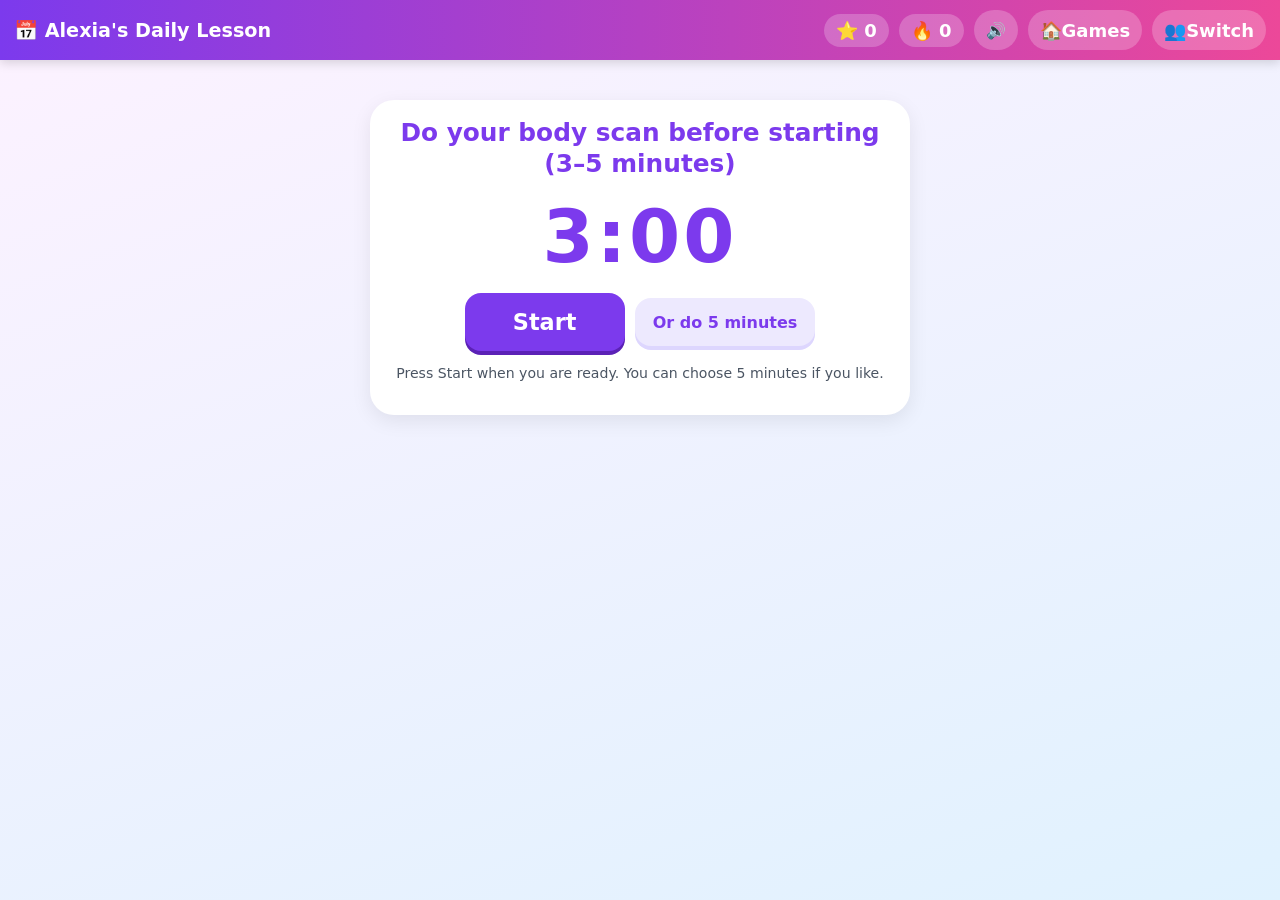
<file: learn/alexia/daily/index.html>
<!DOCTYPE html>
<html lang="en-AU">
<head>
<meta charset="utf-8">
<meta name="viewport" content="width=device-width, initial-scale=1, viewport-fit=cover">
<meta name="theme-color" content="#7c3aed">
<title>Alexia's Daily Lesson</title>
<link rel="icon" href="data:image/svg+xml,%3Csvg xmlns='http://www.w3.org/2000/svg' viewBox='0 0 100 100'%3E%3Ctext y='.9em' font-size='90'%3E%F0%9F%93%85%3C/text%3E%3C/svg%3E">
<style>
:root{--ink:#1f2937;--gold:#f59e0b;--green:#16a34a;--green2:#22c55e;--red:#e11d48}
body.alexia{--main:#7c3aed;--main2:#8b5cf6;--soft:#ede9fe;--soft2:#faf5ff;--line:#ddd6fe;--shadow:#5b21b6;--bar:linear-gradient(90deg,#7c3aed,#ec4899);--bg:linear-gradient(160deg,#fdf2ff,#e0f2fe)}
body.ethan{--main:#2563eb;--main2:#3b82f6;--soft:#dbeafe;--soft2:#eff6ff;--line:#bfdbfe;--shadow:#1e40af;--bar:linear-gradient(90deg,#2563eb,#16a34a);--bg:linear-gradient(160deg,#ecfeff,#eff6ff 50%,#f0fdf4)}
*{box-sizing:border-box;-webkit-tap-highlight-color:transparent}
html,body{margin:0;padding:0}
body{font-family:"Trebuchet MS","Segoe UI",system-ui,-apple-system,Roboto,sans-serif;color:var(--ink);background:var(--bg);min-height:100vh;font-size:18px}
button{font-family:inherit;font-size:1rem;cursor:pointer;border:none;border-radius:16px;padding:12px 18px;min-height:48px;touch-action:manipulation}
button:focus-visible,a:focus-visible{outline:4px solid #fbbf24;outline-offset:2px}
.hidden{display:none!important}
.topbar{position:sticky;top:0;z-index:20;display:flex;align-items:center;gap:10px;padding:10px 14px;background:var(--bar);color:#fff;box-shadow:0 3px 10px rgba(0,0,0,.15)}
.topbar h1{font-size:1.2rem;margin:0;flex:1;white-space:nowrap;overflow:hidden;text-overflow:ellipsis;cursor:pointer}
.pill{background:rgba(255,255,255,.22);border-radius:999px;padding:6px 12px;font-weight:bold;white-space:nowrap}
.iconbtn{background:rgba(255,255,255,.22);color:#fff;min-height:40px;padding:6px 12px;border-radius:999px;text-decoration:none;font-weight:bold;display:inline-flex;align-items:center;white-space:nowrap}
@media (max-width:560px){.topbar{gap:6px;padding:8px 10px}.topbar .lbl{display:none}.topbar .pill{padding:4px 8px}.topbar h1{font-size:1rem;min-width:0}}
main{max-width:980px;margin:0 auto;padding:16px}
.card{background:#fff;border-radius:24px;padding:18px;box-shadow:0 6px 20px rgba(0,0,0,.08);margin-bottom:16px}
.hero{display:flex;gap:16px;align-items:center;flex-wrap:wrap}
.hero .big{font-size:3.2rem}
.hero h2{margin:0 0 4px;font-size:1.6rem;color:var(--main)}
.btn{background:var(--main);color:#fff;font-weight:bold;box-shadow:0 4px 0 var(--shadow)}
.btn:active{transform:translateY(2px);box-shadow:0 2px 0 var(--shadow)}
.btn.orange{background:#ff8a3d;box-shadow:0 4px 0 #c2410c}.btn.green{background:var(--green);box-shadow:0 4px 0 #166534}
.btn.ghost{background:var(--soft);color:var(--main);box-shadow:0 4px 0 var(--line)}
.btn.small{min-height:38px;padding:6px 12px;font-size:.9rem}
.btn:disabled{opacity:.45;cursor:not-allowed}
.btn.huge{font-size:1.4rem;padding:16px 30px}
.row{display:flex;gap:12px;flex-wrap:wrap;align-items:center}
.tag{display:inline-block;background:var(--soft);color:var(--main);border-radius:999px;padding:3px 12px;font-size:.9rem;font-weight:bold}
.tag.new{background:#fef3c7;color:#92400e}.tag.ok{background:#dcfce7;color:#166534}.tag.school{background:#ffedd5;color:#9a3412}
.secs{display:grid;grid-template-columns:repeat(auto-fill,minmax(170px,1fr));gap:10px;margin:12px 0}
.sec{background:var(--soft2);border:3px solid var(--line);border-radius:16px;padding:10px;font-size:.95rem;font-family:inherit;color:inherit;text-align:left;display:flex;flex-direction:column;gap:3px;cursor:pointer;min-height:48px;box-shadow:0 3px 0 var(--line);transition:transform .08s,border-color .15s,box-shadow .15s;-webkit-tap-highlight-color:transparent;touch-action:manipulation}
.sec:hover{border-color:var(--main);transform:translateY(-2px);box-shadow:0 5px 0 var(--line)}
.sec:active{transform:translateY(2px);box-shadow:0 1px 0 var(--line)}
.sec:focus-visible{outline:4px solid var(--main);outline-offset:2px}
.sec.full{background:#ecfdf5;border-color:#86efac}
.sec .secst{font-weight:800}
.sec .secgo{font-size:.8rem;font-weight:800;color:var(--main);margin-top:2px}
.sec b{display:block;color:var(--main);font-size:1.05rem}
.week{display:grid;grid-template-columns:repeat(7,1fr);gap:8px;text-align:center}
.wd{background:#f8fafc;border:3px solid #e5e7eb;border-radius:14px;padding:6px 2px;font-size:.85rem}
.wd .dn{font-weight:bold}.wd .st{font-size:1.5rem;line-height:1.4}
.wd.done{background:#dcfce7;border-color:#86efac}.wd.today{border-color:var(--main);box-shadow:0 0 0 3px var(--line)}.wd.fri{background:#fef9c3}
.wd.done.fri{background:#bbf7d0}
.focus{background:#fff7ed;border:3px solid #fb923c;border-radius:18px;padding:12px 14px;margin-bottom:16px}
details summary{cursor:pointer;font-weight:bold;color:var(--main);min-height:40px;display:flex;align-items:center}
.path{list-style:none;padding:0;margin:8px 0;display:flex;flex-direction:column;gap:6px}
.path li{display:flex;align-items:center;gap:8px;flex-wrap:wrap;background:#f8fafc;border-radius:12px;padding:6px 10px;font-size:.92rem}
.path li.cur{background:#fef3c7;border:2px solid #f59e0b}.path li.done{background:#f0fdf4}
.path .code{color:#6b7280;font-size:.8rem}
.small{font-size:.88rem;color:#4b5563}
/* play */
.playhead{display:flex;align-items:center;gap:10px;flex-wrap:wrap;margin-bottom:10px}
.playhead .secname{font-weight:bold;color:var(--main);font-size:1.15rem;flex:1}
.bars{display:grid;grid-template-columns:auto 1fr auto;gap:6px 10px;align-items:center;margin-bottom:12px;font-size:.9rem;font-weight:bold}
.pbar{height:16px;background:#e5e7eb;border-radius:999px;overflow:hidden}
.pbar>div{height:100%;background:var(--main2);border-radius:999px;transition:width .3s}
.pbar.time>div{background:linear-gradient(90deg,#22c55e,#facc15)}
.pbar.time.over>div{background:#fb923c}
.timesup{background:#fff7ed;border:3px solid #fb923c;border-radius:14px;padding:8px 12px;margin-bottom:10px;text-align:center;font-weight:bold}
.prompt{font-size:1.3rem;line-height:1.6;margin-bottom:12px;text-align:center}
.stage{display:flex;flex-direction:column;align-items:center;gap:12px;min-height:80px}
.vis{display:flex;flex-direction:column;align-items:center;gap:8px;width:100%}
svg{display:block;max-width:100%}
svg.bar{width:100%;max-width:640px;height:auto}
svg.nl{width:100%;max-width:760px;height:auto}
svg.pizza{width:min(42vw,200px);height:auto}
svg.graph{height:auto;width:100%}
svg.shape{height:auto;width:auto;max-width:100%}
svg.jl{width:100%;height:auto}
.gtitle{font-weight:bold;text-align:center;color:#374151}
.gwrap{max-width:420px;width:100%}
.controls{display:flex;gap:12px;justify-content:center;margin-top:14px;flex-wrap:wrap}
.hint{margin-top:12px;background:#fffbeb;border:3px dashed #fbbf24;border-radius:16px;padding:12px;text-align:center;font-size:1.1rem}
.hint .guided{display:block;font-size:.85rem;color:#92400e;font-weight:bold}
.hint .h1{display:inline-block;text-align:left;vertical-align:top}
.hint .more{margin-top:8px}
.hint .more .btn{font-size:.95rem;padding:6px 14px}
.hint .hint2{margin-top:10px;padding-top:8px;border-top:2px dotted #fbbf24;text-align:left;display:inline-block}
.feedback{margin-top:14px;border-radius:20px;padding:14px;text-align:center;font-size:1.1rem;animation:pop .25s ease-out}
.feedback.good{background:#dcfce7;border:3px solid var(--green2)}
.feedback.bad{background:#fff1f2;border:3px solid #fda4af}
.fbtitle{font-size:1.45rem;font-weight:bold;margin-bottom:6px}
.expl{margin:10px auto;max-width:720px;line-height:1.7;display:flex;flex-direction:column;align-items:center;gap:6px}
.tellbox{background:#eff6ff;border:3px solid #60a5fa;border-radius:16px;padding:10px 12px;margin:10px auto;max-width:640px}
@keyframes pop{from{transform:scale(.92);opacity:0}to{transform:scale(1);opacity:1}}
.opts{display:grid;grid-template-columns:repeat(4,1fr);gap:12px;width:100%;max-width:680px}
.opt{background:#fff;border:4px solid var(--line);font-size:1.6rem;padding:12px 6px;min-height:84px;color:var(--ink)}
.opt:hover{border-color:var(--main2)}
.opt.right{background:#dcfce7;border-color:var(--green2)}.opt.wrong{background:#ffe4e6;border-color:var(--red)}
.opts.txt .opt{font-size:1.15rem;min-height:64px}
.opts.opts3{grid-template-columns:repeat(3,1fr);max-width:600px}
.opts.opts3 .opt small{display:block;font-size:.85rem;color:#4b5563;font-weight:normal}
.opts.pics{grid-template-columns:repeat(3,1fr)}.opts.pics .opt{padding:10px}
@media (max-width:560px){.opts{grid-template-columns:repeat(2,1fr)}.opts.pics{grid-template-columns:1fr}.opt{font-size:1.3rem}}
.entryrow{display:flex;align-items:center;justify-content:center;gap:12px;flex-wrap:wrap;font-size:2.2rem;font-weight:bold}
.entryrow small{font-size:1rem;color:#6b7280}
.op{font-size:2.2rem;font-weight:bold}
.ebox{display:inline-block;min-width:1.6em;min-height:1.15em;border:3px dashed var(--main2);border-radius:10px;color:var(--main);background:var(--soft2);text-align:center;cursor:pointer;line-height:1.1;margin:2px 0;padding:0 .15em}
.ebox.active{border-style:solid;border-color:var(--main);background:var(--soft);box-shadow:0 0 0 4px var(--line)}
.ebox.okb{border-color:var(--green);color:var(--green)}.ebox.badb{border-color:var(--red);color:var(--red)}
.keypad{display:grid;grid-template-columns:repeat(5,1fr);gap:8px;max-width:420px;width:100%}
.keypad button{background:var(--soft);color:var(--main);font-size:1.5rem;font-weight:bold;min-height:56px;box-shadow:0 3px 0 var(--line)}
.keypad button.wide{grid-column:span 2;font-size:1.05rem}
.frac{display:inline-flex;flex-direction:column;align-items:center;vertical-align:middle;line-height:1.05;margin:0 .15em;font-weight:bold}
.frac .num{border-bottom:3px solid currentColor;padding:0 .2em}.frac .den{padding:0 .2em}
.frac.big{font-size:1.5em}.frac.huge,.mixed.huge{font-size:1.15em}
.mixed{display:inline-flex;align-items:center;font-weight:bold}.mixed .wn{font-size:1.25em;margin-right:.08em}
.dec{font-weight:bold;white-space:nowrap}.dec.big{font-size:1.4em}.dec.huge{font-size:2.6em}
.bigq{font-size:2rem;font-weight:bold;text-align:center;margin:6px 0}
.cmp{display:flex;align-items:center;justify-content:center;gap:28px;flex-wrap:wrap;font-size:1.6rem}
.cmp .qm{font-size:2.2rem;font-weight:bold;color:var(--main2);border:4px dashed var(--line);border-radius:50%;width:66px;height:66px;display:flex;align-items:center;justify-content:center}
.story{display:block;font-size:1.2rem;line-height:1.6;background:var(--soft2);border-radius:18px;padding:12px 16px;max-width:720px;margin:0 auto;text-align:left}
.grids{display:flex;gap:22px;justify-content:center;flex-wrap:wrap}
table.pv{border-collapse:collapse;margin:8px auto;font-size:1.3rem}
table.pv th{font-size:.8rem;color:#6b7280;padding:2px 10px;font-weight:normal}
table.pv td{border:3px solid var(--line);min-width:48px;text-align:center;font-weight:bold;padding:4px 8px;background:var(--soft2)}
table.pv td.pt{border:none;background:none;min-width:10px}
table.dtab{border-collapse:collapse;margin:6px auto;font-size:1.15rem}
table.dtab th,table.dtab td{border:2px solid #cbd5e1;padding:6px 14px;text-align:center}
table.dtab th{background:var(--soft)}
.colsum{font-size:1.3rem;font-weight:bold;border-collapse:collapse;margin:6px auto}.colsum td{padding:2px 8px;text-align:right}.colsum tr.tot td{border-top:3px solid #1f2937}
.groups{display:flex;flex-wrap:wrap;gap:10px;justify-content:center}
.plate{background:#fef3c7;border:3px solid #f59e0b;border-radius:50%;min-width:84px;min-height:84px;display:flex;align-items:center;justify-content:center;flex-wrap:wrap;padding:8px;font-size:1.3rem;max-width:120px}
.pict{display:flex;flex-direction:column;gap:6px;font-size:1.6rem;background:#f8fafc;border-radius:14px;padding:10px 14px}
.pict .lab{display:inline-block;width:130px;font-size:1rem;font-weight:bold}.pict .key{font-size:1rem}
.compass{font-size:1.5rem;font-weight:bold;text-align:center;line-height:1.5;background:#f8fafc;border-radius:50%;width:120px;height:120px;display:flex;align-items:center;justify-content:center}
.tentry b{margin:0 .1em}
.example{background:#f0fdf4;border:3px solid #86efac;border-radius:18px;padding:12px 16px;max-width:760px;margin:0 auto;text-align:center;display:flex;flex-direction:column;align-items:center;gap:6px}
.example h3{margin:0;color:#166534}
/* results */
.results{text-align:center}
.results .stars{font-size:3.4rem;color:var(--gold);letter-spacing:6px}
.results h2{color:var(--main);font-size:1.8rem;margin:8px 0}
table.sum{border-collapse:collapse;margin:10px auto;font-size:1rem;min-width:min(100%,460px)}
table.sum th,table.sum td{border-bottom:2px solid #e5e7eb;padding:6px 10px;text-align:left}
.acc{display:inline-block;height:12px;border-radius:6px;background:var(--green2);vertical-align:middle}
.msg{border-radius:14px;padding:8px 12px;margin:8px auto;max-width:640px}
.msg.up{background:#ecfdf5;color:#065f46}.msg.next{background:#fef3c7;color:#92400e}
.confetti{position:fixed;top:-20px;width:12px;height:18px;z-index:50;pointer-events:none;animation:fall linear forwards}
@keyframes fall{to{transform:translateY(110vh) rotate(720deg)}}
.say{background:var(--soft);color:var(--main);min-height:40px;padding:4px 12px;border-radius:999px;font-size:1rem;vertical-align:middle;margin-left:6px}
#prompt.bigp{font-size:2.2rem;font-weight:bold}
a.btn{display:inline-flex;align-items:center;text-decoration:none;padding:12px 18px;border-radius:16px;min-height:48px}
.tag.redo{background:#fff7ed;color:#c2410c;border:2px solid #fdba74}
.redonote{margin:6px 0;font-weight:700;color:#9a3412}
.fixedline{display:inline-block;background:#ecfdf5;color:#065f46;border-radius:12px;padding:8px 14px;font-weight:700;margin:4px 0}
.rv{text-align:left}.rvhead{display:flex;flex-wrap:wrap;gap:8px;align-items:center;margin-bottom:6px}.rvhead b{color:var(--main);font-size:1.1rem}
.rvprompt{justify-content:flex-start}.rvans{display:flex;flex-direction:column;gap:6px;margin:10px 0}
.chip{border-radius:12px;padding:8px 12px;font-weight:700;line-height:1.5}.chip.bad{background:#fef2f2;color:#991b1b;border:2px solid #fecaca}.chip.ok{background:#ecfdf5;color:#065f46;border:2px solid #a7f3d0}
.chip svg{max-height:110px;width:auto;vertical-align:middle}.rvst{font-weight:700;color:#9a3412}
.rvexp{background:var(--soft2);border:3px solid var(--line);border-radius:14px;padding:10px 14px;margin:8px 0}.rvexp ol.steps{margin:6px 0 4px;padding-left:22px}.rvexp li{margin:3px 0}
.rvtry{display:flex;flex-wrap:wrap;gap:10px;align-items:flex-start}.rvplay{flex-basis:100%}.rvmini{border:3px dashed var(--line);border-radius:14px;padding:10px;margin-top:6px}
.rvctl{gap:10px;align-items:center;flex-wrap:wrap}.rvctl select{font:inherit;font-size:1rem;padding:8px 10px;border-radius:12px;border:3px solid var(--line);background:#fff;min-height:44px;max-width:100%}
.seg{display:flex;gap:6px}.rvnav{justify-content:space-between;align-items:center;margin:8px 0 20px}.rvnone{text-align:center;font-size:1.1rem}
.rvfb{margin-top:8px;display:flex;flex-direction:column;gap:6px;align-items:flex-start}
.rvprompt{display:flex;align-items:center;gap:8px;flex-wrap:wrap}.rvvar{background:#fff;border-radius:10px;padding:6px 10px;margin:4px 0;font-weight:600}
.rvvar .story,.chip .story{display:inline;background:none;padding:0;margin:0;font-size:inherit}.rvmini{text-align:center}.rvmini .keypad{margin:8px auto}.rvmini .opts{margin:8px auto}
.seg .btn:not(.ghost){color:#fff}

/* dad's Vipassana reminder on the results screen (25 Nov–6 Dec 2026) */
.dad-note{text-align:left;margin:16px 0 4px;padding:14px 16px;background:var(--soft2);border:3px solid var(--line);border-radius:16px;color:inherit;overflow-wrap:anywhere}
.dad-note p{margin:0 0 8px;font-weight:700;color:var(--main)}
.dad-note ol{margin:0;padding-left:22px}
.dad-note li{margin:6px 0;line-height:1.45}

/* body-scan start gate (25 Nov–6 Dec 2026) */
#bodyScanGate{max-width:540px;margin:24px auto}
.bodyscan-card{text-align:center}
.bodyscan-card h2{color:var(--main);font-size:1.55rem;margin:0 0 8px;line-height:1.25}
.bodyscan-time{font-size:4.6rem;font-weight:800;letter-spacing:3px;color:var(--main);line-height:1.05;margin:18px 0;font-variant-numeric:tabular-nums}
#bodyScanGate .row .btn{min-width:160px}
#bodyScanDone.hidden{display:none!important}

/* optional next-lesson rating on the results screen */
.next-rate{text-align:center;margin:16px 0 8px;padding:12px 8px}
.next-rate-label{font-weight:800;font-size:1.3rem;color:var(--main);margin:0 0 12px}
.next-rate-btns{display:flex;flex-wrap:wrap;justify-content:center;gap:10px}
.next-rate-btns .rate-btn{flex:1 1 130px;max-width:200px;overflow-wrap:anywhere}
.rate-btn.on,.rate-btn[aria-pressed="true"]{box-shadow:0 0 0 4px var(--main),0 4px 0 var(--shadow)}

</style>
</head>
<body class="alexia">
<header class="topbar">
  <h1 id="homeLink" title="Today's lesson">📅 <span id="titleName">Alexia</span>'s Daily Lesson</h1>
  <span class="pill" id="ptsPill" title="Points">⭐ 0</span>
  <span class="pill" id="streakPill" title="Days in a row">🔥 0</span>
  <button class="iconbtn" id="soundBtn" aria-label="Sound on or off">🔊</button>
  <a class="iconbtn" id="gamesBtn" href="../../index.html" title="My games">🏠<span class="lbl"> Games</span></a>
  <a class="iconbtn" id="switchBtn" href="../../index.html?switch=1" title="Switch player">👥<span class="lbl"> Switch</span></a>
</header>
<main>
<section id="bodyScanGate" class="hidden"><div class="card bodyscan-card" id="bodyScanCard"></div></section>
<section id="home" class="hidden"><div id="homeBody"></div></section>
<section id="play" class="hidden">
  <div class="playhead"><button class="btn ghost" id="quitBtn">⏸️ Pause</button><div class="secname" id="secName"></div></div>
  <div class="bars"><span>✏️ Questions</span><div class="pbar" id="progBar"><div style="width:0"></div></div><span id="progTxt"></span>
    <span>⏱️ Time</span><div class="pbar time" id="timeBar"><div style="width:0"></div></div><span id="timeTxt"></span></div>
  <div class="timesup hidden" id="timesUp">⏰ 15 minutes are up! Great effort. You can finish the last questions, or pause and come back later.</div>
  <div class="card">
    <div class="prompt"><span id="prompt"></span><button class="say" id="sayBtn" aria-label="Read the question aloud">🔈</button></div>
    <div class="vis" id="qvis"></div>
    <div class="stage" id="stage"></div>
    <div class="controls" id="controls"><button class="btn ghost" id="hintBtn">💡 Hint</button><button class="btn green" id="checkBtn">Check ✓</button></div>
    <div class="hint hidden" id="hintBox"></div>
    <div class="feedback hidden" id="feedback"></div>
  </div>
</section>
<section id="results" class="hidden"><div class="card results" id="resultsCard"></div></section>
<section id="review" class="hidden"><div id="reviewBody"></div></section>
</main>
<!-- "From school today" entries and extra topic modules live in focus.js (see README.md). -->
<script src="focus.js"></script>
<script>
(function(){
'use strict';
/* ===== shared helpers and pictures (copied/adapted from the existing games) ===== */
const OR='#ff8a3d',BL='#3b82f6',GRN='#15803d',RED='#e11d48',PU='#8b5cf6',YEL='#facc15';
const PAL=['#3b82f6','#f97316','#22c55e','#ec4899','#8b5cf6','#facc15','#14b8a6'];
const esc=s=>String(s).replace(/[&<>"']/g,c=>({'&':'&amp;','<':'&lt;','>':'&gt;','"':'&quot;',"'":'&#39;'}[c]));
const range=n=>[...Array(n).keys()];
const gcd=(a,b)=>b?gcd(b,a%b):Math.abs(a);
const lcm=(a,b)=>a/gcd(a,b)*b;
const F=(n,d,cls='')=>`<span class="frac ${cls}"><span class="num">${n}</span><span class="den">${d}</span></span>`;
const M=(w,n,d,cls='')=>`<span class="mixed ${cls}"><span class="wn">${w}</span>${F(n,d)}</span>`;
/* decimals as whole numbers of hundredths (Decimal Zoom) */
const plc=v=>v%100===0?0:v%10===0?1:2;
const D=(v,pl)=>{const w=Math.floor(v/100),r=v%100;if(pl==null)pl=plc(v);if(pl===0)return String(w);if(pl===1)return w+'.'+Math.floor(r/10);return w+'.'+String(r).padStart(2,'0');};
/* thousandths */
const D3=(vt,pl)=>{const w=Math.floor(vt/1000),r=vt%1000;if(pl==null)pl=r===0?0:r%100===0?1:r%10===0?2:3;if(pl===0)return String(w);return w+'.'+String(r).padStart(3,'0').slice(0,pl);};
const money=c=>'$'+Math.floor(c/100)+'.'+String(c%100).padStart(2,'0');
const DEC=(s,cls='big')=>`<span class="dec ${cls}">${s}</span>`;

function barSVG({parts=10,fills=[],w=600,h=60,labels=null}){
  const pw=w/parts;let s=`<svg class="bar" viewBox="-6 -8 ${w+12} ${h+16}" aria-label="bar cut into ${parts} parts">`;
  for(let i=0;i<parts;i++){s+=`<rect x="${i*pw}" y="0" width="${pw}" height="${h}" fill="${fills[i]||'#ffffff'}" stroke="#374151" stroke-width="2"/>`;
    if(labels&&labels[i]!=null)s+=`<text x="${i*pw+pw/2}" y="${h/2+8}" text-anchor="middle" font-size="22" font-weight="bold" fill="#1f2937">${labels[i]}</text>`;}
  return s+`<rect x="0" y="0" width="${w}" height="${h}" fill="none" stroke="#1f2937" stroke-width="4"/></svg>`;
}
const fillN=(n,col=OR)=>range(n).map(()=>col);
function grid100(v,{size=200,col=OR}={}){
  const c=size/10;let s=`<svg class="g100" viewBox="-3 -3 ${size+6} ${size+6}" width="${size}" aria-label="hundred grid with ${v} squares shaded">`;
  for(let i=0;i<100;i++){const x=Math.floor(i/10)*c,y=(i%10)*c;s+=`<rect x="${x}" y="${y}" width="${c}" height="${c}" fill="${i<v?col:'#fff'}" stroke="#9ca3af" stroke-width="1"/>`;}
  for(let k=1;k<10;k++)s+=`<line x1="${k*c}" y1="0" x2="${k*c}" y2="${size}" stroke="#374151" stroke-width="2"/>`;
  return s+`<rect x="0" y="0" width="${size}" height="${size}" fill="none" stroke="#1f2937" stroke-width="3"/></svg>`;
}
function pizzaSVG({parts,shaded=0,r=90}){
  const c=r+10,T=2*Math.PI/parts,P=a=>[c+r*Math.cos(a),c+r*Math.sin(a)];
  let s=`<svg class="pizza" viewBox="0 0 ${2*c} ${2*c}" aria-label="pizza cut into ${parts} slices">`;
  s+=`<circle cx="${c}" cy="${c}" r="${r+8}" fill="#d9954a"/>`;
  if(parts===1)return s+`<circle cx="${c}" cy="${c}" r="${r}" fill="${shaded?'#ffb703':'#fff3d6'}" stroke="#8a4b16" stroke-width="2.5"/></svg>`;
  for(let i=0;i<parts;i++){const a0=-Math.PI/2+i*T,a1=a0+T,[x0,y0]=P(a0),[x1,y1]=P(a1);
    s+=`<path d="M${c},${c} L${x0.toFixed(2)},${y0.toFixed(2)} A${r},${r} 0 ${T>Math.PI?1:0} 1 ${x1.toFixed(2)},${y1.toFixed(2)} Z" fill="${i<shaded?'#ffb703':'#fff3d6'}" stroke="#8a4b16" stroke-width="2.5"/>`;}
  return s+'</svg>';
}
function fracSVG(x,y,n,d,color='#1f2937',size=16){const hw=d>=100?16:11;
  return `<text x="${x}" y="${y}" text-anchor="middle" font-size="${size}" font-weight="bold" fill="${color}">${n}</text><line x1="${x-hw}" y1="${y+5}" x2="${x+hw}" y2="${y+5}" stroke="${color}" stroke-width="2.5"/><text x="${x}" y="${y+22}" text-anchor="middle" font-size="${size}" font-weight="bold" fill="${color}">${d}</text>`;}
/* number line (from Decimal Zoom). values in "unit" sub-units; lines:[{lo,hi,step,lab,labs,marks,highlight,tag}] */
function dl({lines,w=680,gap=124,top=64,unit=100,fmt=D}){
  const m=40,Lw=w-2*m,H=top+gap*(lines.length-1)+72;const Xf=ln=>v=>m+(v-ln.lo)/(ln.hi-ln.lo)*Lw;
  let s=`<svg class="nl" viewBox="0 0 ${w} ${H}" aria-label="number line">`;
  lines.forEach((ln,j)=>{const y=top+j*gap,X=Xf(ln),st=ln.step,px=X(ln.lo+st)-X(ln.lo);
    s+=`<line x1="${X(ln.lo)}" y1="${y}" x2="${X(ln.hi)}" y2="${y}" stroke="#1f2937" stroke-width="4" stroke-linecap="round"/>`;
    if(ln.tag)s+=`<text x="${X(ln.lo)-30}" y="${y-30}" font-size="15" font-weight="bold" fill="#6b7280">${ln.tag}</text>`;
    for(let v=ln.lo;v<=ln.hi+1e-9;v+=st){const x=X(v),whole=v%unit===0,hh=whole?17:10;
      s+=`<line x1="${x}" y1="${y-hh}" x2="${x}" y2="${y+hh}" stroke="#1f2937" stroke-width="${whole?3.5:2.5}"/>`;
      const hl=ln.highlight===v;let lab=whole||ln.lab==='all'||(ln.lab==='ends'&&(v===ln.lo||v===ln.hi))||(ln.labs&&ln.labs.includes(v))||hl;
      if(ln.lab==='all'&&px<26&&!whole&&!hl&&(v/st)%2!==0)lab=false;
      if(lab){const col=hl?GRN:'#1f2937';if(ln.fr&&!whole)s+=fracSVG(x,y+33,ln.fr(v)[0],ln.fr(v)[1],col);else s+=`<text x="${x}" y="${y+40}" text-anchor="middle" font-size="${whole?22:(px<34?15:18)}" font-weight="bold" fill="${col}">${fmt(v)}</text>`;}
      if(hl)s+=`<circle cx="${x}" cy="${y}" r="12" fill="#22c55e" stroke="#fff" stroke-width="3"/>`;}
    (ln.marks||[]).forEach(mk=>{const x=X(mk.v),c=mk.color||OR,ry=y-24-(mk.row||0)*21;
      if(mk.label!=null){if(mk.row)s+=`<line x1="${x}" y1="${y-10}" x2="${x}" y2="${ry+4}" stroke="${c}" stroke-width="1.5"/>`;
        s+=`<text x="${x}" y="${ry}" text-anchor="middle" font-size="16" font-weight="bold" fill="${c}" stroke="#fff" stroke-width="4" paint-order="stroke">${mk.label}</text>`;}
      s+=`<circle cx="${x}" cy="${y}" r="10" fill="${c}" stroke="#fff" stroke-width="3"/>`;});});
  return s+'</svg>';
}
/* column graph (from Data Dash). items:[{icon,name,n,col}] */
function colSVG(items,{max=10,hl=[],nums=false,title='',scale=1,ylabel=''}={}){
  const u=26,L=48,T=16,cw=64,gp=24,k=items.length,W=L+k*(cw+gp)+gp/2,base=T+max*u,Hh=base+48,hv=n=>n/scale;
  let s=`<svg class="graph" viewBox="0 0 ${W} ${Hh}" style="max-width:${Math.round(W*1.15)}px" aria-label="column graph">`;
  for(let v=0;v<=max;v++){const y=base-v*u;s+=`<line x1="${L}" y1="${y}" x2="${W}" y2="${y}" stroke="${v?'#e5e7eb':'#1f2937'}" stroke-width="${v?1.5:3}"/>`;
    s+=`<text x="${L-6}" y="${y+5}" text-anchor="end" font-size="15" fill="#374151">${v*scale}</text>`;}
  s+=`<line x1="${L}" y1="${T-4}" x2="${L}" y2="${base}" stroke="#1f2937" stroke-width="3"/>`;
  items.forEach((it,i)=>{const x=L+gp/2+i*(cw+gp)+4,h=hv(it.n);
    if(h>0)s+=`<rect x="${x}" y="${base-h*u}" width="${cw}" height="${h*u}" rx="4" fill="${it.col}" stroke="${hl.includes(i)?'#111':'rgba(0,0,0,.3)'}" stroke-width="${hl.includes(i)?4:2}"/>`;
    if(nums||hl.includes(i))s+=`<text x="${x+cw/2}" y="${base-h*u-6}" text-anchor="middle" font-size="19" font-weight="bold" fill="#111">${it.n}</text>`;
    s+=`<text x="${x+cw/2}" y="${base+32}" text-anchor="middle" font-size="28">${it.icon}</text>`;});
  return (title?`<div class="gtitle">${esc(title)}</div>`:'')+s+'</svg>';
}
/* pie chart (from Data Dash): slices [{q,col}] out of den */
function pieSVG(slices,{r=90,den=4,labels=null}={}){
  const c=r+10,W=2*c;let a=-Math.PI/2,s=`<svg class="graph" viewBox="0 0 ${W} ${W}" style="max-width:${Math.round(W*1.3)}px" aria-label="pie chart">`;
  const pt=(ang,rr)=>[c+rr*Math.cos(ang),c+rr*Math.sin(ang)];
  slices.forEach((sl,i)=>{const da=sl.q/den*2*Math.PI,b=a+da;
    if(sl.q>=den)s+=`<circle cx="${c}" cy="${c}" r="${r}" fill="${sl.col}" stroke="#fff" stroke-width="3"/>`;
    else if(sl.q>0){const [x1,y1]=pt(a,r),[x2,y2]=pt(b,r);s+=`<path d="M${c},${c} L${x1},${y1} A${r},${r} 0 ${da>Math.PI?1:0} 1 ${x2},${y2} Z" fill="${sl.col}" stroke="#fff" stroke-width="3"/>`;}
    if(labels&&labels[i]){const [lx,ly]=pt(a+da/2,r*0.6);s+=`<text x="${lx}" y="${ly+6}" text-anchor="middle" font-size="${r*0.17}" font-weight="bold" fill="#111" stroke="#fff" stroke-width="4" paint-order="stroke">${labels[i]}</text>`;}
    a=b;});
  return s+`<circle cx="${c}" cy="${c}" r="${r}" fill="none" stroke="#1f2937" stroke-width="3"/></svg>`;
}
/* jump number line (from Number Facts Sprint) */
function jumpSVG(start,steps){
  const pts=[start];steps.forEach(s=>pts.push(pts[pts.length-1]+s));
  const back=steps.length&&steps.every(s=>s<0),n=steps.length,gap=150,W=80+n*gap,xs=pts.map((_,i)=>back?W-40-i*gap:40+i*gap);
  let s=`<svg class="jl" viewBox="0 0 ${W} 120" style="max-width:${W*1.3}px" aria-label="number line">`;
  s+=`<line x1="10" y1="88" x2="${W-10}" y2="88" stroke="#1f2937" stroke-width="3"/>`;
  steps.forEach((st,i)=>{const x1=xs[i],x2=xs[i+1],mx=(x1+x2)/2;
    s+=`<path d="M${x1},84 Q${mx},20 ${x2},84" fill="none" stroke="${st<0?RED:BL}" stroke-width="4"/>`;
    s+=`<text x="${mx}" y="38" text-anchor="middle" font-size="22" font-weight="bold" fill="${st<0?RED:BL}">${st<0?'−':'+'}${Math.abs(st)}</text>`;});
  pts.forEach((p,i)=>{s+=`<line x1="${xs[i]}" y1="80" x2="${xs[i]}" y2="96" stroke="#1f2937" stroke-width="3"/><text x="${xs[i]}" y="116" text-anchor="middle" font-size="20" font-weight="bold" fill="${i===pts.length-1?'#16a34a':'#1f2937'}">${p}</text>`;});
  return s+'</svg>';
}
function addJumps(a,b){const up=Math.ceil((a+1)/10)*10-a;return b>up&&a%10!==0?[up,b-up]:[b];}
function subJumps(a,b){const dn=a%10;return dn>0&&b>dn?[-dn,-(b-dn)]:[-b];}
/* ---- new pictures for the daily lessons ---- */
function clockSVG(h,m,{size=200}={}){const c=100,r=90;let s=`<svg class="clock" viewBox="0 0 200 200" width="${size}" aria-label="clock showing ${h}:${String(m).padStart(2,'0')}">`;
  s+=`<circle cx="${c}" cy="${c}" r="${r}" fill="#fff" stroke="#1f2937" stroke-width="6"/>`;
  for(let i=0;i<60;i++){const a=i*Math.PI/30,big=i%5===0,r1=big?r-12:r-6;s+=`<line x1="${c+r1*Math.sin(a)}" y1="${c-r1*Math.cos(a)}" x2="${c+(r-2)*Math.sin(a)}" y2="${c-(r-2)*Math.cos(a)}" stroke="#1f2937" stroke-width="${big?3:1.2}"/>`;}
  for(let i=1;i<=12;i++){const a=i*Math.PI/6;s+=`<text x="${c+(r-27)*Math.sin(a)}" y="${c-(r-27)*Math.cos(a)+7}" text-anchor="middle" font-size="19" font-weight="bold" fill="#1f2937">${i}</text>`;}
  const ha=((h%12)+m/60)*Math.PI/6,ma=m*Math.PI/30;
  s+=`<line x1="${c}" y1="${c}" x2="${c+48*Math.sin(ha)}" y2="${c-48*Math.cos(ha)}" stroke="#2563eb" stroke-width="8" stroke-linecap="round"/>`;
  s+=`<line x1="${c}" y1="${c}" x2="${c+72*Math.sin(ma)}" y2="${c-72*Math.cos(ma)}" stroke="#e11d48" stroke-width="5" stroke-linecap="round"/>`;
  return s+`<circle cx="${c}" cy="${c}" r="6" fill="#1f2937"/></svg>`;}
/* rectangle on a square grid; cell=size of one unit; labels:true shows side lengths; shade:true fills */
function rectSVG(w,h,{grid=true,labels=false,unit='',col='#bfdbfe',cut=null}={}){
  const cs=Math.min(34,Math.floor(300/Math.max(w,h))),W=w*cs+100,H=h*cs+60,x0=70,y0=20;
  let s=`<svg class="shape" viewBox="0 0 ${W} ${H}" width="${Math.round(W*1.2)}" aria-label="rectangle ${w} by ${h}">`;
  for(let i=0;i<w;i++)for(let j=0;j<h;j++){const cutOut=cut&&i>=w-cut[0]&&j<cut[1];if(cutOut)continue;s+=`<rect x="${x0+i*cs}" y="${y0+j*cs}" width="${cs}" height="${cs}" fill="${col}" stroke="${grid?'#64748b':col}" stroke-width="${grid?1:0}"/>`;}
  if(cut){const pts=[[0,0],[w-cut[0],0],[w-cut[0],cut[1]],[w,cut[1]],[w,h],[0,h]];s+=`<polygon points="${pts.map(p=>`${x0+p[0]*cs},${y0+p[1]*cs}`).join(' ')}" fill="none" stroke="#1f2937" stroke-width="4"/>`;}
  else s+=`<rect x="${x0}" y="${y0}" width="${w*cs}" height="${h*cs}" fill="none" stroke="#1f2937" stroke-width="4"/>`;
  if(labels){const L=typeof labels==='object'?labels:{};s+=`<text x="${x0+w*cs/2}" y="${y0+h*cs+30}" text-anchor="middle" font-size="18" font-weight="bold">${L.w!=null?L.w:w+' '+unit}</text>`;
    s+=`<text x="${x0-8}" y="${y0+h*cs/2+6}" text-anchor="end" font-size="18" font-weight="bold">${L.h!=null?L.h:h+(unit?' '+unit:'')}</text>`;}
  return s+'</svg>';}
function angleSVG(deg,{label=null,arc=true,size=240,rot=0}={}){const c=120,r=95;const a0=-rot*Math.PI/180,a1=-(rot+deg)*Math.PI/180;
  let s=`<svg class="shape" viewBox="0 0 240 240" width="${size}" aria-label="angle">`;
  s+=`<line x1="${c}" y1="${c}" x2="${c+r*Math.cos(a0)}" y2="${c+r*Math.sin(a0)}" stroke="#1f2937" stroke-width="5" stroke-linecap="round"/>`;
  s+=`<line x1="${c}" y1="${c}" x2="${c+r*Math.cos(a1)}" y2="${c+r*Math.sin(a1)}" stroke="#1f2937" stroke-width="5" stroke-linecap="round"/>`;
  if(arc){if(deg===90){const q=22,p=(a,l)=>[c+l*Math.cos(a),c+l*Math.sin(a)];const A=p(a0,q),B=p(a1,q),C=[A[0]+B[0]-c,A[1]+B[1]-c];s+=`<polyline points="${A} ${C} ${B}" fill="none" stroke="${RED}" stroke-width="3"/>`;}
    else{const ar=34,[x1,y1]=[c+ar*Math.cos(a0),c+ar*Math.sin(a0)],[x2,y2]=[c+ar*Math.cos(a1),c+ar*Math.sin(a1)];s+=`<path d="M${x1},${y1} A${ar},${ar} 0 ${deg>180?1:0} 0 ${x2},${y2}" fill="none" stroke="${RED}" stroke-width="3"/>`;}}
  if(label!=null){const am=-(rot+deg/2)*Math.PI/180;s+=`<text x="${c+58*Math.cos(am)}" y="${c+58*Math.sin(am)+6}" text-anchor="middle" font-size="20" font-weight="bold" fill="${RED}">${label}</text>`;}
  return s+`<circle cx="${c}" cy="${c}" r="4" fill="#1f2937"/></svg>`;}
/* straight line split into two angles */
function straightSVG(a,{la,lb}={}){const c=150,r=110,ar=-a*Math.PI/180;let s=`<svg class="shape" viewBox="0 0 300 160" width="300" aria-label="angles on a straight line">`;
  s+=`<line x1="${c-r}" y1="${c-20}" x2="${c+r}" y2="${c-20}" stroke="#1f2937" stroke-width="5"/>`;const cy=c-20;
  s+=`<line x1="${c}" y1="${cy}" x2="${c+r*Math.cos(ar)}" y2="${cy+r*Math.sin(ar)}" stroke="#1f2937" stroke-width="5"/>`;
  const m1=ar/2,m2=(ar-Math.PI)/2;s+=`<text x="${c+52*Math.cos(m1)}" y="${cy+52*Math.sin(m1)+6}" text-anchor="middle" font-size="19" font-weight="bold" fill="${BL}">${la}</text><text x="${c+52*Math.cos(m2)}" y="${cy+52*Math.sin(m2)+6}" text-anchor="middle" font-size="19" font-weight="bold" fill="${RED}">${lb}</text>`;
  return s+'</svg>';}
/* spinner with coloured sectors [{col,name}] equal size */
function spinnerSVG(cols,{r=90}={}){const n=cols.length,c=r+10;let s=`<svg class="graph" viewBox="0 0 ${2*c} ${2*c}" style="max-width:${2*c*1.2}px" aria-label="spinner with ${n} equal parts">`;
  cols.forEach((col,i)=>{const a0=-Math.PI/2+i*2*Math.PI/n,a1=a0+2*Math.PI/n;s+=`<path d="M${c},${c} L${c+r*Math.cos(a0)},${c+r*Math.sin(a0)} A${r},${r} 0 ${n===1?1:0} 1 ${c+r*Math.cos(a1)},${c+r*Math.sin(a1)} Z" fill="${col}" stroke="#fff" stroke-width="3"/>`;});
  s+=`<circle cx="${c}" cy="${c}" r="${r}" fill="none" stroke="#1f2937" stroke-width="3"/><line x1="${c}" y1="${c}" x2="${c+r*0.3}" y2="${c-r*0.65}" stroke="#111" stroke-width="5" stroke-linecap="round"/><circle cx="${c}" cy="${c}" r="7" fill="#111"/>`;
  return s+'</svg>';}
/* bag of marbles: counts [{col,n}] */
function bagSVG(groups){const all=[];groups.forEach(g=>{for(let i=0;i<g.n;i++)all.push(g.col);});const per=6,rows=Math.ceil(all.length/per),W=per*34+40,H=rows*34+50;
  let s=`<svg class="graph" viewBox="0 0 ${W} ${H}" style="max-width:${W*1.2}px" aria-label="bag of ${all.length} marbles">`;
  s+=`<path d="M10,30 Q${W/2},6 ${W-10},30 L${W-20},${H-6} Q${W/2},${H+4} 20,${H-6} Z" fill="#fef3c7" stroke="#92400e" stroke-width="3"/>`;
  all.forEach((col,i)=>{s+=`<circle cx="${37+(i%per)*34}" cy="${46+Math.floor(i/per)*34}" r="14" fill="${col}" stroke="rgba(0,0,0,.3)" stroke-width="2"/>`;});
  return s+'</svg>';}
/* dot array rows x cols */
function arraySVG(r,c,{col=BL,ring=0}={}){const g=30,W=c*g+20,H=r*g+20;let s=`<svg class="graph" viewBox="0 0 ${W} ${H}" style="max-width:${Math.min(560,W*1.4)}px" aria-label="array of ${r} rows of ${c}">`;
  for(let i=0;i<r;i++)for(let j=0;j<c;j++)s+=`<circle cx="${25+j*g}" cy="${25+i*g}" r="11" fill="${col}"/>`;
  if(ring)for(let i=0;i<r;i++)s+=`<rect x="8" y="${9+i*g}" width="${W-16}" height="${g-2}" rx="14" fill="none" stroke="${RED}" stroke-width="2"/>`;
  return s+'</svg>';}
/* equal groups: g plates with k items each */
function groupsSVG(g,k,{icon='🍪'}={}){let h='<div class="groups">';for(let i=0;i<g;i++)h+=`<div class="plate">${icon.repeat(k)}</div>`;return h+'</div>';}
/* coins & notes: list of cents values */
const COIN={5:['5c','#cbd5e1',22],10:['10c','#cbd5e1',26],20:['20c','#cbd5e1',30],50:['50c','#cbd5e1',33],100:['$1','#fbbf24',27],200:['$2','#fbbf24',24]};
const NOTE={500:['$5','#f9a8d4'],1000:['$10','#93c5fd'],2000:['$20','#fca5a5'],5000:['$50','#fde68a']};
function moneySVG(list){let x=10;const parts=[];list.forEach(v=>{if(NOTE[v]){parts.push(`<rect x="${x}" y="14" width="110" height="60" rx="6" fill="${NOTE[v][1]}" stroke="#374151" stroke-width="2"/><text x="${x+55}" y="52" text-anchor="middle" font-size="22" font-weight="bold">${NOTE[v][0]}</text>`);x+=120;}
  else{const [l,col,r]=COIN[v];parts.push(`<circle cx="${x+r}" cy="44" r="${r}" fill="${col}" stroke="#374151" stroke-width="2"/><text x="${x+r}" y="50" text-anchor="middle" font-size="${r>26?17:15}" font-weight="bold">${l}</text>`);x+=2*r+10;}});
  return `<svg class="graph" viewBox="0 0 ${x+4} 88" style="max-width:${Math.min(700,(x+4)*1.2)}px" aria-label="money">${parts.join('')}</svg>`;}
/* MAB blocks: hundreds flats, tens longs, ones */
function mabSVG(h,t,o){let x=6;let s='';const u=7;for(let i=0;i<h;i++){s+=`<rect x="${x}" y="6" width="${10*u}" height="${10*u}" fill="#fde68a" stroke="#92400e" stroke-width="2"/>`;for(let k=1;k<10;k++)s+=`<line x1="${x+k*u}" y1="6" x2="${x+k*u}" y2="${6+10*u}" stroke="#d97706" stroke-width=".7"/><line x1="${x}" y1="${6+k*u}" x2="${x+10*u}" y2="${6+k*u}" stroke="#d97706" stroke-width=".7"/>`;x+=10*u+8;}
  for(let i=0;i<t;i++){s+=`<rect x="${x}" y="6" width="${u+2}" height="${10*u}" fill="#93c5fd" stroke="#1e40af" stroke-width="2"/>`;x+=u+8;}
  for(let i=0;i<o;i++){s+=`<rect x="${x}" y="${6+9*u-2}" width="${u+3}" height="${u+3}" fill="#86efac" stroke="#166534" stroke-width="2"/>`;x+=u+7;}
  return `<svg class="graph" viewBox="0 0 ${x+6} ${10*u+14}" style="max-width:${Math.min(700,(x+6)*1.6)}px" aria-label="base ten blocks">${s}</svg>`;}
/* 2D shapes */
function polySVG(n,{col='#a7f3d0',size=160}={}){const c=80,r=64;const pts=range(n).map(i=>{const a=-Math.PI/2+i*2*Math.PI/n+(n===4?Math.PI/4:0);return `${c+r*Math.cos(a)},${c+r*Math.sin(a)}`;}).join(' ');
  return `<svg class="shape" viewBox="0 0 160 160" width="${size}" aria-label="shape with ${n} sides"><polygon points="${pts}" fill="${col}" stroke="#1f2937" stroke-width="4"/></svg>`;}
/* 3D solids, simple drawings */
function solidSVG(k,{size=170}={}){const st='stroke="#1f2937" stroke-width="3"',dash='stroke="#1f2937" stroke-width="2" stroke-dasharray="5 4" fill="none"';let b='';
  if(k==='cube'||k==='rectangular prism'){const w=k==='cube'?80:120,h=80,d=36;b=`<polygon points="30,60 ${30+w},60 ${30+w},${60+h} 30,${60+h}" fill="#bfdbfe" ${st}/><polygon points="30,60 ${30+d},${60-d} ${30+w+d},${60-d} ${30+w},60" fill="#dbeafe" ${st}/><polygon points="${30+w},60 ${30+w+d},${60-d} ${30+w+d},${60+h-d} ${30+w},${60+h}" fill="#93c5fd" ${st}/>`;}
  else if(k==='square pyramid')b=`<polygon points="30,130 120,130 85,20" fill="#fde68a" ${st}/><polygon points="120,130 150,105 85,20" fill="#fcd34d" ${st}/><line x1="30" y1="130" x2="60" y2="105" ${dash}/><line x1="60" y1="105" x2="150" y2="105" ${dash}/><line x1="60" y1="105" x2="85" y2="20" ${dash}/>`;
  else if(k==='triangular prism')b=`<polygon points="20,130 70,40 120,130" fill="#fbcfe8" ${st}/><polygon points="70,40 140,20 170,105 120,130" fill="#f9a8d4" ${st}/><line x1="20" y1="130" x2="90" y2="110" ${dash}/><line x1="90" y1="110" x2="170" y2="105" ${dash}/><line x1="90" y1="110" x2="140" y2="20" ${dash}/>`;
  else if(k==='triangular pyramid')b=`<polygon points="25,130 135,130 85,20" fill="#ddd6fe" ${st}/><polygon points="135,130 160,95 85,20" fill="#c4b5fd" ${st}/><line x1="25" y1="130" x2="160" y2="95" ${dash}/>`;
  else if(k==='cylinder')b=`<rect x="40" y="35" width="100" height="95" fill="#a7f3d0" stroke="none"/><line x1="40" y1="35" x2="40" y2="130" ${st}/><line x1="140" y1="35" x2="140" y2="130" ${st}/><ellipse cx="90" cy="130" rx="50" ry="14" fill="#a7f3d0" ${st}/><ellipse cx="90" cy="35" rx="50" ry="14" fill="#d1fae5" ${st}/>`;
  else if(k==='cone')b=`<polygon points="40,130 90,20 140,130" fill="#fed7aa" stroke="none"/><line x1="40" y1="130" x2="90" y2="20" ${st}/><line x1="140" y1="130" x2="90" y2="20" ${st}/><ellipse cx="90" cy="130" rx="50" ry="14" fill="#fdba74" ${st}/>`;
  else if(k==='sphere')b=`<circle cx="90" cy="80" r="60" fill="#fecaca" ${st}/><ellipse cx="90" cy="80" rx="60" ry="16" ${dash}/>`;
  else if(k==='pentagonal prism')b=`<polygon points="20,95 45,60 80,72 80,118 35,125" fill="#bbf7d0" ${st}/><polygon points="45,60 115,30 150,42 80,72" fill="#dcfce7" ${st}/><polygon points="80,72 150,42 150,88 80,118" fill="#86efac" ${st}/>`;
  return `<svg class="shape" viewBox="0 0 180 150" width="${size}" aria-label="${k}">${b}</svg>`;}
/* nets: cube (cross), square pyramid, triangular prism, rectangular prism, cylinder */
function netSVG(k){const u=40;let s='',W=260,H=200;const sq=(x,y,c='#bfdbfe',w=u,h=u)=>`<rect x="${x}" y="${y}" width="${w}" height="${h}" fill="${c}" stroke="#1f2937" stroke-width="2.5"/>`;
  if(k==='cube'){W=4*u+10;H=3*u+10;s=sq(5+u,5)+[0,1,2,3].map(i=>sq(5+i*u,5+u)).join('')+sq(5+u,5+2*u);}
  else if(k==='rectangular prism'){W=2*u+2*60+10;H=60+2*u+10+u;s=sq(5+u,5,'#bfdbfe',60,u)+sq(5,5+u,'#93c5fd',u,60)+sq(5+u,5+u,'#bfdbfe',60,60)+sq(5+u+60,5+u,'#93c5fd',u,60)+sq(5+2*u+60,5+u,'#bfdbfe',60,60)+sq(5+u,5+u+60,'#bfdbfe',60,u);}
  else if(k==='square pyramid'){W=3*u+10+40;H=W;const x=5+u+20,y=5+u+20;s=sq(x,y,'#fde68a')+`<polygon points="${x},${y} ${x+u},${y} ${x+u/2},${y-u}" fill="#fcd34d" stroke="#1f2937" stroke-width="2.5"/><polygon points="${x},${y+u} ${x+u},${y+u} ${x+u/2},${y+2*u}" fill="#fcd34d" stroke="#1f2937" stroke-width="2.5"/><polygon points="${x},${y} ${x},${y+u} ${x-u},${y+u/2}" fill="#fcd34d" stroke="#1f2937" stroke-width="2.5"/><polygon points="${x+u},${y} ${x+u},${y+u} ${x+2*u},${y+u/2}" fill="#fcd34d" stroke="#1f2937" stroke-width="2.5"/>`;}
  else if(k==='triangular prism'){W=3*u+10+2*35;H=u+2*35+10;const y=40;s=[0,1,2].map(i=>sq(40+i*u,y,'#f9a8d4')).join('')+`<polygon points="40,${y} 40,${y+u} 5,${y+u/2}" fill="#fbcfe8" stroke="#1f2937" stroke-width="2.5"/><polygon points="${40+3*u},${y} ${40+3*u},${y+u} ${75+3*u},${y+u/2}" fill="#fbcfe8" stroke="#1f2937" stroke-width="2.5"/>`;}
  else if(k==='cylinder'){W=200;H=200;s=`<circle cx="100" cy="28" r="23" fill="#d1fae5" stroke="#1f2937" stroke-width="2.5"/>${sq(28,52,'#a7f3d0',144,90)}<circle cx="100" cy="166" r="23" fill="#d1fae5" stroke="#1f2937" stroke-width="2.5"/>`;}
  else if(k==='triangular pyramid'){W=180;H=160;s=`<polygon points="10,150 170,150 90,10" fill="#ddd6fe" stroke="#1f2937" stroke-width="2.5"/><polyline points="50,80 130,80 90,150 50,80" fill="none" stroke="#1f2937" stroke-width="2.5"/>`;}
  return `<svg class="shape" viewBox="0 0 ${W} ${H}" width="${Math.round(W*1.2)}" aria-label="net">${s}</svg>`;}
/* ruler with an object (length in cm, starting at 0 or offset) */
function rulerSVG(len,{start=0,max=15,col=OR,item='pencil'}={}){const u=40,W=max*u+40;let s=`<svg class="graph" viewBox="0 0 ${W} 120" style="max-width:${Math.min(720,W)}px" aria-label="ruler">`;
  s+=`<rect x="${20+start*u}" y="18" width="${len*u}" height="26" rx="10" fill="${col}" stroke="#1f2937" stroke-width="2"/><text x="${20+start*u+len*u/2}" y="37" text-anchor="middle" font-size="15" font-weight="bold">${item}</text>`;
  s+=`<rect x="10" y="56" width="${W-20}" height="56" fill="#fef9c3" stroke="#a16207" stroke-width="2"/>`;
  for(let i=0;i<=max;i++){const x=20+i*u;s+=`<line x1="${x}" y1="56" x2="${x}" y2="80" stroke="#1f2937" stroke-width="2"/><text x="${x}" y="102" text-anchor="middle" font-size="16">${i}</text>`;if(i<max)s+=`<line x1="${x+u/2}" y1="56" x2="${x+u/2}" y2="68" stroke="#1f2937" stroke-width="1.5"/>`;}
  return s+`<text x="${W-24}" y="102" text-anchor="end" font-size="12">cm</text></svg>`;}
/* grid map with emoji places: places [{x,y,icon}] cols A.. rows 1.. */
function mapSVG(cols,rows,places){const u=56,W=cols*u+40,H=rows*u+40;let s=`<svg class="graph" viewBox="0 0 ${W} ${H}" style="max-width:${W*1.3}px" aria-label="grid map">`;
  for(let i=0;i<cols;i++){s+=`<text x="${40+i*u+u/2}" y="${H-10}" text-anchor="middle" font-size="18" font-weight="bold">${'ABCDEFG'[i]}</text>`;}
  for(let j=0;j<rows;j++){s+=`<text x="20" y="${10+(rows-1-j)*u+u/2+6}" text-anchor="middle" font-size="18" font-weight="bold">${j+1}</text>`;}
  for(let i=0;i<cols;i++)for(let j=0;j<rows;j++)s+=`<rect x="${40+i*u}" y="${10+j*u}" width="${u}" height="${u}" fill="#ecfdf5" stroke="#94a3b8" stroke-width="1.5"/>`;
  places.forEach(p=>{s+=`<text x="${40+p.x*u+u/2}" y="${10+(rows-1-p.y)*u+u/2+12}" text-anchor="middle" font-size="32">${p.icon}</text>`;});
  return s+'</svg>';}
/* tally marks for n */
function tallySVG(n){const g=Math.floor(n/5),r=n%5;let x=8,s='';for(let i=0;i<g;i++){for(let k=0;k<4;k++)s+=`<line x1="${x+k*10}" y1="6" x2="${x+k*10}" y2="46" stroke="#1f2937" stroke-width="4" stroke-linecap="round"/>`;s+=`<line x1="${x-6}" y1="40" x2="${x+36}" y2="12" stroke="${RED}" stroke-width="4" stroke-linecap="round"/>`;x+=58;}
  for(let k=0;k<r;k++)s+=`<line x1="${x+k*10}" y1="6" x2="${x+k*10}" y2="46" stroke="#1f2937" stroke-width="4" stroke-linecap="round"/>`;x+=r*10+8;
  return `<svg class="graph" viewBox="0 0 ${Math.max(x,40)} 52" style="max-width:${Math.max(x,40)*1.4}px;height:auto" aria-label="${n} tally marks">${s}</svg>`;}
/* line graph: pts [{lab,v}] */
function lineSVG(pts,{max=40,step=5,title=''}={}){const L=46,T=14,u=6,W=L+pts.length*70+20,base=T+max*u,H=base+40;let s=`<svg class="graph" viewBox="0 0 ${W} ${H}" style="max-width:${W*1.2}px" aria-label="line graph">`;
  for(let v=0;v<=max;v+=step){const y=base-v*u;s+=`<line x1="${L}" y1="${y}" x2="${W-10}" y2="${y}" stroke="${v?'#e5e7eb':'#1f2937'}" stroke-width="${v?1.5:3}"/><text x="${L-6}" y="${y+5}" text-anchor="end" font-size="14">${v}</text>`;}
  const P=pts.map((p,i)=>[L+40+i*70,base-p.v*u]);s+=`<polyline points="${P.map(p=>p.join(',')).join(' ')}" fill="none" stroke="${BL}" stroke-width="4"/>`;
  P.forEach((p,i)=>{s+=`<circle cx="${p[0]}" cy="${p[1]}" r="6" fill="${BL}"/><text x="${p[0]}" y="${base+26}" text-anchor="middle" font-size="15" font-weight="bold">${pts[i].lab}</text>`;});
  return (title?`<div class="gtitle">${esc(title)}</div>`:'')+s+'</svg>';}
/* simple table */
const tableHTML=(head,rows)=>`<table class="dtab"><tr>${head.map(h=>`<th>${h}</th>`).join('')}</tr>${rows.map(r=>`<tr>${r.map(c=>`<td>${c}</td>`).join('')}</tr>`).join('')}</table>`;

/* ===== seeded random + question builders (used by every topic module) ===== */
let RNG=Math.random;
const rnd=(a,b)=>a+Math.floor(RNG()*(b-a+1));
const pick=a=>a[Math.floor(RNG()*a.length)];
const shuffle=a=>{for(let i=a.length-1;i>0;i--){const j=Math.floor(RNG()*(i+1));[a[i],a[j]]=[a[j],a[i]];}return a;};
const chance=p=>RNG()<p;
function hashStr(s){let h=1779033703^s.length;for(let i=0;i<s.length;i++){h=Math.imul(h^s.charCodeAt(i),3432918353);h=h<<13|h>>>19;}return (h>>>0);}
function mulberry32(a){return function(){a|=0;a=a+0x6D2B79F5|0;let t=Math.imul(a^a>>>15,1|a);t=t+Math.imul(t^t>>>7,61|t)^t;return((t^t>>>14)>>>0)/4294967296;};}
/* multiple choice: correct + distractors -> {kind,choices,answer} (unique, shuffled, max n) */
function opts(correct,distract,{n=4,cls=''}={}){const seen=new Set([String(correct)]);const list=[correct];
  for(const d of distract){if(list.length>=n)break;const k=String(d);if(!seen.has(k)){seen.add(k);list.push(d);}}
  const sh=shuffle(list.slice());return {kind:'choice',choices:sh,answer:sh.indexOf(correct),cls};}
/* fixed-order choices (e.g. likely/unlikely scale) */
const fixedOpts=(list,correctIdx,cls='txt')=>({kind:'choice',choices:list,answer:correctIdx,cls});
const numDistract=(a,spread=[1,-1,2,-2,10,-10],min=0)=>spread.map(s=>a+s).filter(x=>x>=min&&x!==a);
/* typed answers: layout uses [[id]] placeholders for answer boxes */
const num=(ans,{pre='',post='',len}={})=>({kind:'entry',fields:[{id:'a',len:len||Math.max(2,String(ans).length+1)}],layout:`${pre}[[a]]${post}`,answer:{a:String(ans)}});
const decE=(ans,{pre='',post=''}={})=>({kind:'entry',dot:true,fields:[{id:'a',len:7}],layout:`${pre}[[a]]${post}`,answer:{a:String(ans)}});
const fracE=(n,d,{den=false}={})=>({kind:'entry',fields:den?[{id:'n',len:3}]:[{id:'n',len:3},{id:'d',len:3}],layout:`<span class="frac huge"><span class="num">[[n]]</span><span class="den">${den?d:'[[d]]'}</span></span>`,answer:den?{n:String(n)}:{n:String(n),d:String(d)}});
const mixedE=(w,n,d,{den=false}={})=>({kind:'entry',fields:[{id:'w',len:2},{id:'n',len:3}].concat(den?[]:[{id:'d',len:3}]),layout:`<span class="mixed huge"><span class="wn">[[w]]</span><span class="frac"><span class="num">[[n]]</span><span class="den">${den?d:'[[d]]'}</span></span></span>`,answer:den?{w:String(w),n:String(n)}:{w:String(w),n:String(n),d:String(d)}});
const timeE=(h,m)=>({kind:'entry',fields:[{id:'h',len:2},{id:'m',len:2}],layout:`<span class="tentry">[[h]]<b>:</b>[[m]]</span>`,answer:{h:String(h),m:String(m).padStart(2,'0')}});
const qrE=(q,r)=>({kind:'entry',fields:[{id:'q',len:3},{id:'r',len:2}],layout:`[[q]] <small>remainder</small> [[r]]`,answer:{q:String(q),r:String(r)}});
const two=(a,b,{la='',lb='',mid=' '}={})=>({kind:'entry',fields:[{id:'a',len:String(a).length+1},{id:'b',len:String(b).length+1}],layout:`${la}[[a]]${mid}${lb}[[b]]`,answer:{a:String(a),b:String(b)}});
/* a value check for fraction answers that accepts any equivalent fraction */
const fracCheck=(n,d)=>v=>+v.d>0&&(+v.n)*d===n*(+v.d);
const mixedCheck=(w,n,d)=>v=>{const dd=v.d!=null?+v.d:d;return dd>0&&((+v.w)*dd+(+v.n))*d===(w*d+n)*dd&&(+v.n)<dd;};
const big=h=>`<div class="bigq">${h}</div>`;
const plural=(n,w,p)=>`${n} ${n===1?w:(p||w+'s')}`;

/* hint helpers: steps('a','b') numbers each line; fw(d) names the pieces (fw(4) = quarters) */
const steps=(...a)=>a.filter(Boolean).map((s,i)=>`<b>Step ${i+1}:</b> ${s}`).join('<br>');
const fw=d=>({2:'halves',3:'thirds',4:'quarters',5:'fifths',6:'sixths',7:'sevenths',8:'eighths',9:'ninths',10:'tenths',11:'elevenths',12:'twelfths',15:'fifteenths',16:'sixteenths',18:'eighteenths',20:'twentieths',24:'twenty-fourths',100:'hundredths',1000:'thousandths'})[d]||d+'ths';

/* ===== Alexia's topic modules (Stage 2 into Stage 3) =====
   Each module: {id,title,icon,code,blurb,subs(lvl)->[...],gen(H,lvl,sub)->question,example(H)->{html}}.
   lvl 0 = Year 4 level, 1 = harder Year 4, 2 = Year 5, 3 = Year 5 stretch. */
const SIGNS=['&lt;','=','&gt;'],SIGNW=['is less than','is equal to','is greater than'];
const signOpts=k=>({kind:'choice',choices:SIGNS.map((s,i)=>`${s}<small>${SIGNW[i]}</small>`),answer:k,cls:'opts3'});
const cmpK=(a,b)=>a<b?0:a===b?1:2;
/* hint steps for "p% of Q" (no random numbers here): returns [hint steps, more-help steps]. f formats an amount. */
const pcSteps=(p,Q,f=x=>x)=>{const t=Q/10;
  if(p===50)return [['50% means half.',`Halve ${f(Q)}.`],[`Split ${f(Q)} into 2 equal parts.`,'One of the parts is 50%.']];
  if(p===25)return [['25% is a quarter.',`Halve ${f(Q)}, then halve it again.`],[`Half of ${f(Q)} is ${f(Q/2)}.`,'Now halve that.']];
  if(p===75)return [['75% is three quarters.',`Find a quarter of ${f(Q)} (halve, then halve again), then × 3.`],[`A quarter of ${f(Q)} is ${f(Q/4)}.`,`Three quarters is 3 × ${f(Q/4)}.`]];
  if(p===10)return [['10% is one tenth.',`Divide ${f(Q)} by 10.`],['÷ 10 makes every digit worth 10 times less.',`Move each digit of ${f(Q)} one place to the right.`]];
  if(p===5)return [[`Find 10% first: ${f(Q)} ÷ 10.`,'5% is half of 10%.'],[`10% of ${f(Q)} is ${f(t)}.`,`Halve ${f(t)}.`]];
  if(p===15)return [[`Find 10% (${f(Q)} ÷ 10) and 5% (half of 10%).`,'15% = 10% + 5%, so add them.'],[`10% of ${f(Q)} is ${f(t)}.`,`5% is half of ${f(t)}.`,'Add 10% and 5% together.']];
  if(p===35)return [[`Find 10% (${f(Q)} ÷ 10), then 30% and 5%.`,'35% = 30% + 5%, so add them.'],[`10% of ${f(Q)} is ${f(t)}, so 30% is 3 × ${f(t)}.`,`5% is half of ${f(t)}.`,'Add 30% and 5% together.']];
  if(p===12)return [[`Find 10% (${f(Q)} ÷ 10) and 1% (${f(Q)} ÷ 100).`,'12% = 10% + 1% + 1%.'],[`10% is ${f(t)} and 1% is ${f(Q/100)}.`,`Add ${f(t)} + ${f(Q/100)} + ${f(Q/100)}.`]];
  if(p%10===0)return [[`Find 10% first: ${f(Q)} ÷ 10.`,`${p}% is ${p/10} lots of 10%.`],[`10% of ${f(Q)} is ${f(t)}.`,`Work out ${p/10} × ${f(t)}.`]];
  return [[`Find 1% first: ${f(Q)} ÷ 100.`,`${p}% is ${p} lots of 1%.`],[`1% of ${f(Q)} is ${f(Q/100)}.`,`Work out ${p} × ${f(Q/100)}.`]];};
const nPl=n=>n===1?'1 place':n+' places';
const TOPICS_A=[
{id:'quick',title:'Quick Facts',icon:'⚡',code:'MA3-MR-01',warm:true,blurb:'Times tables, division facts, ×10 and fraction–decimal facts.',
 subs:l=>l>=2?['times','divide','tens','fd']:['times','times','divide','tens'],
 gen(H,l,sub){
  if(sub==='times'){const a=rnd(3,l>=1?12:10),b=rnd(l>=1?4:2,l>=1?12:10);const t=l>=2&&chance(0.4);const B=t?b*10:b;const HB=b>5?5:Math.floor(b/2);
    return Object.assign({prompt:`${a} × ${B} = ?`,vis:'',hint:t?steps(`Work out ${a} × ${b} first.`,`× 10 makes it 10 times bigger: write a 0 on the end.`):steps(`Start from a fact you know: ${a} × ${b-1}.`,`Add one more ${a}.`),
      hint2:t?steps(`${a} × ${B} is the same as ${a} × ${b} × 10.`,`Not sure of ${a} × ${b}? Work out ${a} × ${b-1} and add one more ${a}.`,'Then write a 0 on the end of that answer.'):steps(`Or split ${b} into ${HB} + ${b-HB}.`,`Work out ${a} × ${HB} and ${a} × ${b-HB}.`,'Add those two answers together.'),explain:`${a} × ${B} = <b>${a*B}</b>`},num(a*B));}
  if(sub==='divide'){const a=rnd(3,12),b=rnd(3,l>=1?12:10);const RF=b>10?10:b>5?5:2;return Object.assign({prompt:`${a*b} ÷ ${a} = ?`,hint:steps(`Turn it around: ${a} × ? = ${a*b}.`,`Count up in ${a}s until you reach ${a*b}. Count your jumps.`),
      hint2:steps(`Start from a fact you know: ${a} × ${RF} = ${a*RF}.`,`Count on in ${a}s from ${a*RF} to ${a*b}.`,`Add those extra jumps to ${RF}.`),explain:`${a} × ${b} = ${a*b}, so ${a*b} ÷ ${a} = <b>${b}</b>`},num(b));}
  if(sub==='tens'){if(l<2){const a=rnd(11,99),k=pick([10,100]);return Object.assign({prompt:`${a} × ${k} = ?`,hint:steps(`× ${k} makes every digit worth ${k} times more.`,`Move each digit of ${a} ${k===10?'one place':'two places'} to the left and fill the empty place${k===10?'':'s'} with 0.`),
      hint2:steps(`${a} is ${Math.floor(a/10)} tens and ${a%10} ones.`,`× ${k}: the tens become ${k===10?'hundreds':'thousands'} and the ones become ${k===10?'tens':'hundreds'}.`,'Write the new number from those places.'),explain:`${a} × ${k} = <b>${a*k}</b>`},num(a*k));}
    const x=rnd(11,99),up=chance(0.5);/* x tenths */
    if(up)return Object.assign({prompt:`${D(x*10)} × 10 = ?`,hint:steps('× 10 makes every digit worth 10 times more.','Move each digit one place to the left. The decimal point stays still.'),
      hint2:steps(`${D(x*10)} is ${Math.floor(x/10)} ones and ${x%10} tenths.`,'× 10: the ones become tens and the tenths become ones.'),explain:`${D(x*10)} × 10 = <b>${x}</b>. Each digit is worth 10 times more.`},decE(String(x)));
    return Object.assign({prompt:`${D(x*10)} ÷ 10 = ?`,hint:steps('÷ 10 makes every digit worth 10 times less.','Move each digit one place to the right. The decimal point stays still.'),
      hint2:steps(`${D(x*10)} is ${Math.floor(x/10)} ones and ${x%10} tenths.`,'÷ 10: the ones become tenths and the tenths become hundredths.','Put a 0 in the ones place.'),explain:`${D(x*10)} ÷ 10 = <b>${D(x)}</b>. Each digit is worth 10 times less.`},decE(D(x)));}
  const P=[[1,2,'0.5'],[1,4,'0.25'],[3,4,'0.75'],[1,5,'0.2'],[2,5,'0.4'],[3,5,'0.6'],[1,10,'0.1'],[7,10,'0.7'],[9,100,'0.09'],[1,8,'0.125'],[3,8,'0.375']].slice(0,l>=3?11:9);const [n,d,s]=pick(P);const T10=10%d===0?10:100%d===0?100:1000,mul=T10/d,nP=String(T10).length-1;
  return Object.assign({prompt:`Write ${F(n,d,'big')} as a decimal.`,hint:steps(`Find a number that turns the bottom (${d}) into 10, 100 or 1000.`,`Multiply the top by the same number. Then write it as ${fw(T10)}.`),
    hint2:mul===1?steps(`${F(n,d)} is already ${n} ${fw(d)}.`,`${fw(d)[0].toUpperCase()+fw(d).slice(1)} use ${nPl(nP)} after the point. Put the last digit in the ${fw(d).slice(0,-1)} place and fill gaps with 0.`)
      :steps(`${d} × ${mul} = ${T10}, so multiply the top by ${mul} too: ${n} × ${mul}.`,`That many ${fw(T10)}: use ${nPl(nP)} after the point, with the last digit in the ${fw(T10).slice(0,-1)} place.`),explain:`${F(n,d)} = <b>${s}</b>`},decE(s));},
 example(){return {html:`${big('7 × 8 = 56')}<p>Don't know it? Use a fact you do know: 7 × 4 = 28, and double it: 28 + 28 = <b>56</b>.</p>`};}},

{id:'eqfrac',title:'Equivalent Fractions',icon:'🍕',code:'MA2-PF-01 → MA3-RQF-01',game:'fractions',blurb:'Same amount, different names: 1/2 = 2/4 = 4/8.',
 subs:l=>l>=1?['missing','simplify','compare']:['missing','missing','compare'],
 gen(H,l,sub){
  if(sub==='missing'){const b=rnd(2,l>=1?10:5),a=rnd(1,b-1),k=rnd(2,l>=1?6:4);const vis=barSVG({parts:b,fills:fillN(a)})+barSVG({parts:b*k,fills:fillN(a*k,BL)});
    const askDen=l>=2&&chance(0.4);
    if(askDen)return {sub,prompt:`Find the missing number: ${F(a,b,'big')} = ${F(a*k,'?','big')}`,vis:'',kind:'entry',fields:[{id:'d',len:3}],layout:`${F(a,b,'huge')} <span class="op">=</span> <span class="frac huge"><span class="num">${a*k}</span><span class="den">[[d]]</span></span>`,answer:{d:String(b*k)},
      hint:steps(`Compare the tops: ${a} became ${a*k}. What was ${a} multiplied by?`,`Multiply the bottom (${b}) by the same number.`),
      hint2:steps(`${a*k} ÷ ${a} tells you what the top was multiplied by.`,`Think of parallel number lines: the second line has that many times more pieces than the ${b} pieces on the first.`,`So the new bottom is ${b} × that number.`),explain:`${a} × ${k} = ${a*k}, so ${b} × ${k} = <b>${b*k}</b>.`+vis};
    return Object.assign({sub,prompt:`Find the missing number: ${F(a,b,'big')} = ${F('?',b*k,'big')}`,hint:steps(`Compare the bottoms: ${b} became ${b*k}. What was ${b} multiplied by?`,`Multiply the top (${a}) by the same number.`),
      hint2:steps(`Draw two number lines from 0 to 1, one under the other. Cut the top one into ${b} equal parts and the bottom one into ${b*k}.`,`Each jump on the top line lines up with ${b*k} ÷ ${b} jumps on the bottom line.`,`${F(a,b)} is ${a} jump${a>1?'s':''} on the top line. How many jumps is that on the bottom line?`),explain:`${F(a,b)} = ${F(a*k,b*k)} (× ${k} top and bottom). The bars show the same amount:`+vis,
      layoutPre:`${F(a,b,'huge')} <span class="op">=</span> `},fracE(a*k,b*k,{den:true}));}
  if(sub==='simplify'){let a,b;do{b=rnd(2,l>=2?12:8);a=rnd(1,b-1);}while(gcd(a,b)!==1);const k=rnd(2,l>=2?8:5);
    return Object.assign({sub,prompt:`Simplify ${F(a*k,b*k,'big')} to its simplest form.`,hint:steps(`Find a number that divides exactly into both ${a*k} and ${b*k}.`,'Divide the top and the bottom by it. Repeat until only 1 divides both.'),
      hint2:steps(`Try the times tables: are ${a*k} and ${b*k} both in the ${k} times table?`,`Work out ${a*k} ÷ ${k} for the new top and ${b*k} ÷ ${k} for the new bottom.`,'Check: can any number (except 1) still divide both? If not, you are done.'),explain:`Divide the top and bottom by ${k}: ${F(a*k,b*k)} = <b>${F(a,b)}</b>.`+barSVG({parts:b,fills:fillN(a)}),
      layoutPre:`${F(a*k,b*k,'huge')} <span class="op">=</span> `},fracE(a,b));}
  let a,b,c,d;for(let t=0;t<50;t++){b=rnd(2,l>=2?10:6);d=l>=2?rnd(2,10):b*rnd(2,3);a=rnd(1,b-1);c=rnd(1,d-1);if(b!==d&&(chance(0.2)||a*d!==c*b))break;}
  const k=cmpK(a*d,c*b),L=lcm(b,d);
  return Object.assign({sub,prompt:`Which sign goes in the circle?`,vis:`<div class="cmp">${F(a,b,'huge')}<span class="qm">?</span>${F(c,d,'huge')}</div>`,hint:steps(`Make the bottom numbers the same: ${b} and ${d} both go into ${L}.`,`Change both fractions into ${fw(L)}, then compare the tops.`),
    hint2:steps(L===b?`${F(a,b)} is already in ${fw(L)}.`:`${F(a,b)}: ${b} × ${L/b} = ${L}, so multiply the top (${a}) by ${L/b} too.`,L===d?`${F(c,d)} is already in ${fw(L)}.`:`${F(c,d)}: ${d} × ${L/d} = ${L}, so multiply the top (${c}) by ${L/d} too.`,`Or draw parallel number lines from 0 to 1 in ${fw(b)} and ${fw(d)}: which fraction is further along?`),
    explain:`${F(a,b)} = ${F(a*L/b,L)} and ${F(c,d)} = ${F(c*L/d,L)}. So ${F(a,b)} ${SIGNS[k]} ${F(c,d)}.`+barSVG({parts:b,fills:fillN(a)})+barSVG({parts:d,fills:fillN(c,BL)})},signOpts(k));},
 example(){return {html:`${big(`${F(3,4,'huge')} = ${F(6,8,'huge')}`)}${barSVG({parts:4,fills:fillN(3)})}${barSVG({parts:8,fills:fillN(6,BL)})}<p>Multiply the top <b>and</b> the bottom by the same number (here × 2). The shaded part stays the same size.</p>`};}},

{id:'addfrac',title:'Adding & Subtracting Fractions',icon:'➕',code:'MA3-RQF-02',game:'addfractions',blurb:'Same denominators, mixed numbers, then related denominators (Year 5).',
 subs:l=>l>=2?['same','sub','related','word']:['same','sub','word'],
 gen(H,l,sub){
  if(sub==='same'){const d=rnd(3,l>=1?12:8);let a,b;
    if(l>=1){a=rnd(2,d-1);b=rnd(Math.max(1,d-a+1),d-1);if((a+b)%d===0)b=b>1?b-1:b;const s=a+b;
      if(s>d&&s%d){const w=Math.floor(s/d),n=s%d;return Object.assign({sub,prompt:`${F(a,d,'big')} + ${F(b,d,'big')} = ? Write it as a mixed number.`,hint:steps(`The pieces are ${fw(d)}, so add the tops: ${a} + ${b}.`,`${d} ${fw(d)} make 1 whole. Take out the whole; what is left stays as ${fw(d)}.`),
        hint2:steps(`On a number line in ${fw(d)}, start at ${F(a,d)} and jump on ${b}.`,`You reach 1 whole at ${F(d,d)}. That uses ${d-a} of the jumps.`,`The jumps left over (${b} − ${d-a}) make the fraction part.`),
        explain:`${a} + ${b} = ${s}, so the answer is ${F(s,d)}. ${d}/${d} = 1 whole, so ${F(s,d)} = <b>${M(w,n,d)}</b>.`+barSVG({parts:d,fills:fillN(d)})+barSVG({parts:d,fills:fillN(n)})},mixedE(w,n,d,{den:true}));}}
    a=rnd(1,d-2);b=rnd(1,d-1-a);return Object.assign({sub,prompt:`${F(a,d,'big')} + ${F(b,d,'big')} = ?`,hint:steps(`The pieces are ${fw(d)}, so the bottom stays ${d}.`,`Add the tops: ${a} + ${b}.`),
      hint2:steps(`Draw a number line from 0 to 1 cut into ${d} equal parts.`,`Start at ${F(a,d)} and jump on ${b} part${b>1?'s':''}. Where do you land?`),
      explain:`${a} ${d}ths + ${b} ${d}ths = <b>${F(a+b,d)}</b>.`+barSVG({parts:d,fills:fillN(a).concat(fillN(b,BL))})},fracE(a+b,d,{den:true}));}
  if(sub==='sub'){const d=rnd(3,l>=1?10:8);
    if(l>=2){const w=rnd(2,4),a=rnd(1,d-2),b=rnd(a+1,d-1);const tot=w*d+a-b,W=Math.floor(tot/d),n=tot%d;
      return Object.assign({sub,prompt:`${M(w,a,d,'big')} − ${F(b,d,'big')} = ?`,hint:steps(`${F(b,d)} is more than ${F(a,d)}, so break one whole into ${d} ${fw(d)}.`,`${M(w,a,d)} = ${M(w-1,a+d,d)}. Now take ${b} from ${a+d}.`),
        hint2:steps(`On a number line, start at ${M(w,a,d)} and jump back ${b} ${fw(d)}.`,`${a} jump${a>1?'s':''} back take${a>1?'':'s'} you to ${w}.`,`Then jump back ${b-a} more, past ${w}. Where do you land?`),
        explain:`${M(w,a,d)} = ${M(w-1,a+d,d)}. Then ${a+d} − ${b} = ${a+d-b}, so the answer is <b>${M(W,n,d)}</b>.`},n?mixedE(W,n,d,{den:true}):num(W));}
    const a=rnd(2,d-1),b=rnd(1,a-1);return Object.assign({sub,prompt:`${F(a,d,'big')} − ${F(b,d,'big')} = ?`,hint:steps(`The pieces are ${fw(d)}, so the bottom stays ${d}.`,`Take away the tops: ${a} − ${b}.`),hint2:steps(`Draw a number line from 0 to 1 cut into ${d} equal parts. Start at ${F(a,d)}.`,`Jump back ${b} part${b>1?'s':''}. Where do you land?`),explain:`${a} − ${b} = ${a-b}, so the answer is <b>${F(a-b,d)}</b>.`+barSVG({parts:d,fills:fillN(a-b).concat(fillN(b,'#fda4af'))})},fracE(a-b,d,{den:true}));}
  if(sub==='related'){const b=pick([2,3,4,5]),k=pick(b<=3?[2,3,4]:[2]),D2=b*k;let a=rnd(1,b-1),c=rnd(1,D2-1);if(l<3)while(a*k+c>=D2&&c>1)c--;
    const s=a*k+c;const res=s>D2&&l>=3&&s%D2?mixedE(Math.floor(s/D2),s%D2,D2,{den:true}):fracE(s,D2,{den:true});
    return Object.assign({sub,prompt:`${F(a,b,'big')} + ${F(c,D2,'big')} = ?`,hint:steps(`${b} goes into ${D2}, so change ${F(a,b)} into ${fw(D2)}: × ${k} top and bottom.`,`Then add the tops. The bottom stays ${D2}.`),
      hint2:steps(`Parallel number lines from 0 to 1: one in ${fw(b)}, one in ${fw(D2)}. Each ${b===2?'half':fw(b).slice(0,-1)} lines up with ${k} ${fw(D2)}.`,`So ${F(a,b)} lines up with ${a} × ${k} ${fw(D2)}.`,`Add ${c} more ${fw(D2)}${l>=3?`. If the top ends up bigger than ${D2}, take out a whole`:''}.`),
      explain:`${F(a,b)} = ${F(a*k,D2)}. Then ${F(a*k,D2)} + ${F(c,D2)} = <b>${F(s,D2)}</b>${s>D2&&s%D2?` = ${M(Math.floor(s/D2),s%D2,D2)}`:''}.`+barSVG({parts:b,fills:fillN(a)})+barSVG({parts:D2,fills:fillN(a*k).concat(fillN(c,BL))})},res);}
  const d=pick([6,8,10,12]),a=rnd(1,d/2-1),b=rnd(1,d/2-1),who=pick(['Mia','Zoe','Ruby']);
  return Object.assign({sub:'word',prompt:`<span class="story">🍕 ${NAME} ate ${F(a,d)} of a pizza and ${who} ate ${F(b,d)}. What fraction of the pizza did they eat altogether?</span>`,vis:pizzaSVG({parts:d,shaded:0,r:70}),
    hint:steps(`The pizza has ${d} slices, so each slice is ${F(1,d)}.`,`Add the slices they ate: ${a} + ${b}.`),hint2:steps(`Write it as ${F(a,d)} + ${F(b,d)}.`,`Add only the tops. The bottom stays ${d}: the slices are still ${fw(d)}.`),explain:`${a} + ${b} = ${a+b} slices out of ${d}: <b>${F(a+b,d)}</b>.`+pizzaSVG({parts:d,shaded:a+b,r:70})},fracE(a+b,d,{den:true}));},
 example(){return {html:`${big(`${F(1,2,'huge')} + ${F(1,4,'huge')} = ?`)}<p>Make the bottom numbers the same: ${F(1,2)} = ${F(2,4)}.</p>${barSVG({parts:4,fills:[OR,OR,BL]})}<p>${F(2,4)} + ${F(1,4)} = <b>${F(3,4)}</b>. Only add the <b>top</b> numbers. The bottom number tells you the size of the pieces.</p>`};}},

{id:'decline',title:'Decimals on a Number Line',icon:'📍',code:'MA2-RN-02',game:'decimals',blurb:'Tenths and hundredths on number lines, comparing and ordering.',
 subs:l=>['read','compare','order'],
 gen(H,l,sub){
  if(sub==='read'){let line,ans,hint,hint2;
    if(l===0){const n=rnd(1,9);line={lo:0,hi:100,step:10,lab:'ends',marks:[{v:n*10}]};ans=D(n*10);hint=steps('There are 10 equal jumps from 0 to 1, so each jump is one tenth.','Count the jumps from 0 to the dot.');hint2=steps('Point at each mark as you count: 1 tenth, 2 tenths, 3 tenths …','The number of tenths is the digit after the point.');}
    else if(l===1){const W=rnd(1,4)*100;const v=W+rnd(1,9)*10;line={lo:W,hi:W+100,step:10,lab:'ends',marks:[{v}]};ans=D(v);hint=steps(`The line goes from ${D(W)} to ${D(W+100)} in 10 jumps, so each jump is one tenth.`,`Start at ${D(W)} and count the jumps to the dot.`);hint2=steps(`The whole number part stays ${D(W)}.`,'The number of jumps is the tenths digit, after the point.');}
    else{const lo=rnd(0,29)*10,v=lo+rnd(1,9);line={lo,hi:lo+10,step:1,lab:'ends',marks:[{v}]};ans=D(v,2);hint=steps(`From ${D(lo,1)} to ${D(lo+10,1)} there are 10 small jumps, so each is one hundredth.`,`Start at ${D(lo,1)} and count the small jumps to the dot.`);hint2=steps(`Write ${D(lo,1)} with two places: ${D(lo,2)}.`,'The number of small jumps is the hundredths digit (the 2nd place after the point).');}
    return Object.assign({sub,prompt:'What decimal is the orange dot on?',vis:dl({lines:[line]}),hint,hint2,explain:`The dot is on <b>${ans}</b>.`+dl({lines:[Object.assign({},line,{lab:'all',highlight:line.marks[0].v})]})},decE(ans));}
  if(sub==='compare'){let a,b;if(chance(0.5)){const x=rnd(2,9);a=x*10;b=(x-1)*10+rnd(1,9);}else{a=rnd(11,99);do{b=rnd(11,99);}while(b===a);}
    if(l>=2){a+=100*rnd(0,2);b+=100*rnd(0,2);}const s=chance(0.5)?[a,b]:[b,a];const k=cmpK(s[0],s[1]);
    return Object.assign({sub,prompt:'Which sign goes in the circle?',vis:`<div class="cmp">${DEC(D(s[0]),'huge')}<span class="qm">?</span>${DEC(D(s[1]),'huge')}</div>`,hint:steps(`Give both two decimal places: ${D(s[0],2)} and ${D(s[1],2)}.`,'Compare the ones first, then the tenths, then the hundredths.'),
      hint2:steps(`Think of them as hundredths: ${s[0]} hundredths and ${s[1]} hundredths.`,'Which is more? More digits does not always mean bigger!'),
      explain:`${D(s[0],2)} ${SIGNS[k]} ${D(s[1],2)}. More digits doesn't mean bigger! Compare ones, then tenths, then hundredths.`},signOpts(k));}
  const vals=new Set();while(vals.size<4){let v=chance(0.5)?rnd(1,9)*10:rnd(1,99);if(l>=1&&chance(0.3))v+=100;vals.add(v);}const V=[...vals];const big_=chance(0.5);const ans=big_?Math.max(...V):Math.min(...V);
  return Object.assign({sub,prompt:`Which decimal is the <b>${big_?'largest':'smallest'}</b>?`,hint:steps('Give them all two decimal places.','Compare the ones, then the tenths, then the hundredths.'),hint2:steps(`With two places they are ${V.map(v=>D(v,2)).join(', ')}.`,`Now find the ${big_?'largest':'smallest'}, like comparing whole numbers of hundredths.`),explain:`With two places: ${V.map(v=>D(v,2)).join(', ')}. The ${big_?'largest':'smallest'} is <b>${D(ans)}</b>.`},opts(D(ans),V.filter(v=>v!==ans).map(v=>D(v))));},
 example(){return {html:`${dl({lines:[{lo:0,hi:100,step:10,lab:'all',marks:[{v:70}]}]})}<p>From 0 to 1 there are 10 equal jumps, so each jump is <b>0.1</b>. The dot is 7 jumps along: <b>0.7</b>.</p>`};}},

{id:'thou',title:'Decimals to Thousandths',icon:'🔬',code:'MA3-RN-02',game:'decimals',blurb:'Three decimal places: read, compare, order and round.',
 subs:l=>l>=2?['frac','digit','compare','order','round']:['frac','digit','compare','order'],
 gen(H,l,sub){
  const w=l>=2?rnd(0,9):0;
  if(sub==='frac'){const r=pick([rnd(1,9),rnd(11,99),rnd(101,999)]),vt=w*1000+r;const sf=w?M(w,r,1000,'big'):F(r,1000,'big');
    return Object.assign({sub,prompt:`Write ${sf} as a decimal.`,hint:steps(w?`Write the whole number ${w}, then the point.`:'There are no wholes, so start with 0 and the point.',`Thousandths need <b>three</b> places after the point.${r<100?' Use zeros to hold the empty places.':''}`),
      hint2:steps('Draw a place value table: tenths | hundredths | thousandths.',`${r} thousandths must end in the thousandths column. Fill the columns from the right${r<100?', then put 0 in any empty column':''}.`),explain:`${F(r,1000)} = ${D3(r,3)}, so the answer is <b>${D3(vt,3)}</b>.`},decE(D3(vt,3)));}
  if(sub==='digit'){let vt,s,idx;for(let t=0;t<50;t++){vt=w*1000+rnd(101,999);s=D3(vt,3).replace('.','');idx=rnd(1,3);if(s[idx]!=='0'&&s.split('').filter(c=>c===s[idx]).length===1)break;}
    const dg=+s[idx],PL=['ones','tenths','hundredths','thousandths'];
    const vals=[dg+'',D3(dg*100,1),D3(dg*10,2),D3(dg,3)];const ex=dg===3?4:3;
    return Object.assign({sub,prompt:`What is the value of the digit <b>${dg}</b> in ${DEC(D3(vt,3))}?`,hint:steps(`Find the ${dg} in ${D3(vt,3)}. How many places after the point is it?`,'1st place = tenths, 2nd = hundredths, 3rd = thousandths.'),hint2:steps(`Put ${D3(vt,3)} in a place value table: ones . tenths hundredths thousandths.`,`A digit's value is the digit × its place. For example, a ${ex} in the hundredths place is worth ${D3(ex*10,2)}.`),explain:`The ${dg} is in the <b>${PL[idx]}</b> place, so it is worth <b>${vals[idx]}</b>.`},opts(vals[idx],vals.filter((_,i)=>i!==idx),{cls:'txt'}));}
  if(sub==='compare'){let a,b;const k0=pick(['trap','trap','equal','plain']);
    if(k0==='trap'){const t=rnd(2,9);a=t*100;b=(t-1)*100+rnd(10,99);if(b%10===0)b++;}else if(k0==='equal'){a=rnd(1,9)*100+rnd(1,9)*10;b=a;}else{a=rnd(101,999);do{b=rnd(101,999);}while(b===a);}
    a+=w*1000;b+=w*1000;const s=chance(0.5)?[[a,k0==='equal'?2:null],[b,k0==='equal'?3:null]]:[[b,k0==='equal'?3:null],[a,k0==='equal'?2:null]];const k=cmpK(s[0][0],s[1][0]);
    return Object.assign({sub,prompt:'Which sign goes in the circle?',vis:`<div class="cmp">${DEC(D3(s[0][0],s[0][1]),'huge')}<span class="qm">?</span>${DEC(D3(s[1][0],s[1][1]),'huge')}</div>`,hint:steps(`Give them both three places: ${D3(s[0][0],3)} and ${D3(s[1][0],3)}.`,'Compare from left to right: ones, tenths, hundredths, thousandths.'),
      hint2:steps(`Think of them as thousandths: ${s[0][0]} thousandths and ${s[1][0]} thousandths.`,'Which number of thousandths is bigger? Or are they the same?'),
      explain:`${D3(s[0][0],3)} ${SIGNS[k]} ${D3(s[1][0],3)}. Compare the places from left to right. More digits doesn't mean bigger!`},signOpts(k));}
  if(sub==='order'){const set=new Set();const t=rnd(1,8);while(set.size<4){const kind=rnd(0,2);set.add(w*1000+(kind===0?t*100:kind===1?t*100+rnd(1,9)*10+rnd(0,9):(t+rnd(-1,1))*100+rnd(1,99)));}
    const V=[...set].filter(v=>v>0);const big_=chance(0.5),ans=big_?Math.max(...V):Math.min(...V);
    return Object.assign({sub,prompt:`Which is the <b>${big_?'largest':'smallest'}</b>?`,hint:steps('Give them all three decimal places.','Compare the tenths first, then the hundredths, then the thousandths.'),hint2:steps(`With three places: ${V.map(v=>D3(v,3)).join(', ')}.`,`Now find the ${big_?'largest':'smallest'}, like comparing whole numbers of thousandths.`),explain:`With three places: ${V.map(v=>D3(v,3)).join(', ')}. The ${big_?'largest':'smallest'} is <b>${D3(ans)}</b>.`},opts(D3(ans),V.filter(v=>v!==ans).map(v=>D3(v))));}
  const toT=chance(0.5);let vt;do{vt=w*1000+rnd(1,999);}while(vt%10===0||(toT&&vt%100===50)||(!toT&&vt%10===5));
  const unit=toT?100:10,lo=Math.floor(vt/unit)*unit,ans=vt-lo>=unit/2?lo+unit:lo;const pl=toT?1:2;
  return Object.assign({sub:'round',prompt:`Round ${DEC(D3(vt,3))} to the nearest <b>${toT?'tenth':'hundredth'}</b>.`,hint:steps(`Find the ${toT?'tenths':'hundredths'} digit, then look at the digit just after it.`,`5 or more: the ${toT?'tenths':'hundredths'} digit goes up by 1. 4 or less: it stays the same. Drop the digits after it.`),
    hint2:steps(`Underline the ${toT?'tenths':'hundredths'} digit in ${D3(vt,3)}.`,'Circle the next digit to the right. Is it 5 or more (round up), or 4 or less (stays the same)?',`Write the number with ${nPl(pl)} after the point.`),
    explain:`${D3(vt,3)} is between ${D3(lo,pl)} and ${D3(lo+unit,pl)}. It rounds to <b>${D3(ans,pl)}</b>.`},decE(D3(ans,pl)));},
 example(){return {html:`${big(`${F(47,1000,'huge')} = ${DEC('0.047','huge')}`)}<table class="pv"><tr><th>Ones</th><th></th><th>Tenths</th><th>Hundredths</th><th>Thousandths</th></tr><tr><td>0</td><td class="pt">.</td><td>0</td><td>4</td><td>7</td></tr></table><p>47 thousandths is less than one tenth, so the tenths place gets a <b>0</b>. Always use three places for thousandths.</p>`};}},

{id:'multdiv',title:'Multiplication & Division',icon:'✖️',code:'MA3-MR-01',blurb:'2-digit × 1-digit, division with remainders, factors and multiples.',
 subs:l=>['x21','x21','div','factors','multiples'],
 gen(H,l,sub){
  if(sub==='x21'){let a,b;if(l===0){a=rnd(12,49);b=rnd(2,6);}else if(l===1){a=rnd(23,99);b=rnd(3,9);}else if(l===2){a=rnd(112,499);b=rnd(3,9);}else{a=rnd(12,39);b=rnd(11,19);}
    const parts=b>=10?[[a,10],[a,b-10]]:[[a-a%10,b],[a%10,b]];const PV=String(a).split('').map((c,i,s)=>+c*10**(s.length-1-i)).filter(x=>x>0);const area=`<table class="dtab"><tr><th>×</th>${b>=10?`<th>10</th><th>${b-10}</th>`:`<th>${a-a%10}</th><th>${a%10}</th>`}</tr><tr><th>${b>=10?a:b}</th>${parts.map(p=>`<td>${p[0]*p[1]}</td>`).join('')}</tr></table>`;
    return Object.assign({sub,prompt:`${a} × ${b} = ?`,hint:b>=10?steps(`Split ${b} into 10 + ${b-10}.`,`Work out ${a} × 10 and ${a} × ${b-10}, then add them.`):PV.length>1?steps(`Split ${a} into ${PV.join(' + ')}.`,`Multiply each part by ${b}, then add the answers.`):steps(`${a} is ${a/10} tens.`,`Work out ${a/10} × ${b}, then make it 10 times bigger.`),
      hint2:b>=10?steps(`Grid method: ${a} × 10 = ${a*10}.`,`Next: ${a} × ${b-10} = ?`,'Add your two answers.'):PV.length>1?steps(`Grid method: ${PV.slice(0,-1).map(x=>`${x} × ${b} = ${x*b}`).join(', ')}.`,`Now ${PV[PV.length-1]} × ${b} = ?`,'Add all the parts together.'):steps(`${a/10} × ${b} is a times-table fact (or count in ${b}s).`,'Then write a 0 on the end.'),explain:`${area}${parts.map(p=>p[0]*p[1]).join(' + ')} = <b>${a*b}</b>`},num(a*b));}
  if(sub==='div'){const b=rnd(3,9);const q=l>=2?rnd(21,99):rnd(4,l>=1?19:12);const r=l>=1?rnd(1,b-1):0;const n=b*q+r;const RF=q>=20?(q%10?q-q%10:q-10):q>10?10:q>5?5:2;
    const base={sub,prompt:`${n} ÷ ${b} = ?${r?' Give the remainder too.':''}`,hint:steps(`How many ${b}s fit into ${n}? Start with ${b} × ${RF} = ${b*RF}.`,`Count on in ${b}s from ${b*RF} as far as you can without passing ${n}.${r?' What is left over is the remainder.':''}`),
      hint2:steps(`${n} − ${b*RF} = ${n-b*RF}.`,`How many ${b}s fit into ${n-b*RF}? Add that to ${RF}.`,r?`Whatever is left (less than ${b}) is the remainder.`:''),explain:`${b} × ${q} = ${b*q}${r?`, and ${n} − ${b*q} = ${r} left over`:''}. So ${n} ÷ ${b} = <b>${q}${r?` remainder ${r}`:''}</b>.`};
    return Object.assign(base,r?qrE(q,r):num(q));}
  if(sub==='factors'){if(l>=2&&chance(0.5)){const N=pick([12,16,18,20,24,28,30,36,40,42,48]);const f=range(N).map(i=>i+1).filter(i=>N%i===0);
      return Object.assign({sub,prompt:`How many factors does ${N} have?`,hint:steps(`Find factor pairs that multiply to ${N}: 1 × ${N}, 2 × ?, 3 × ? …`,'Write down every number in your pairs, then count them.'),hint2:steps(`Try 1, 2, 3, 4 … in order. If it divides ${N} with nothing left over, it and its partner are factors.`,'Stop when the pairs start to repeat. If a pair is the same number twice, count it once.'),explain:`Factors of ${N}: ${f.join(', ')}. That's <b>${f.length}</b>.`},num(f.length));}
    const N=pick([12,15,18,20,24,28,30,32,36,40,45,48,56,60,72]);const f=range(N-1).map(i=>i+2).filter(i=>N%i===0&&i<N);const fa=pick(f);const nf=range(Math.min(N,15)).map(i=>i+2).filter(i=>N%i!==0);
    return Object.assign({sub,prompt:`Which number is a <b>factor</b> of ${N}?`,hint:steps(`A factor of ${N} divides into ${N} exactly, with nothing left over.`,`Try each choice: is ${N} in its times table?`),hint2:steps(`Work out ${N} ÷ each choice.`,'The factor is the one that gives a whole number with no remainder.'),explain:`${N} ÷ ${fa} = ${N/fa} exactly, so <b>${fa}</b> is a factor of ${N}.`},opts(fa,shuffle(nf)));}
  if(l>=2&&chance(0.5)){const [a,b]=pick([[4,6],[3,4],[6,8],[4,10],[6,9],[5,6],[8,12],[3,5]]);const L=lcm(a,b);
    return Object.assign({sub,prompt:`What is the lowest common multiple of ${a} and ${b}?`,hint:steps(`Count up in ${b}s.`,`Stop at the first number that is also in the ${a} times table.`),hint2:steps(`Write the ${a} times table in one row and the ${b} times table under it.`,'Circle the first number that is in both rows.'),explain:`Multiples of ${a}: ${range(6).map(i=>a*(i+1)).join(', ')}…<br>Multiples of ${b}: ${range(5).map(i=>b*(i+1)).join(', ')}…<br>The first one in both lists is <b>${L}</b>.`},num(L));}
  const k=rnd(3,l>=1?12:9),m=k*rnd(3,12);const nm=[m+1,m-1,m+2,k*rnd(3,12)+1,m+k-1].filter(x=>x%k!==0);
  return Object.assign({sub,prompt:`Which number is a <b>multiple</b> of ${k}?`,hint:steps(`Multiples of ${k} are the answers in the ${k} times table.`,`Check each choice: does ${k} go into it exactly?`),hint2:steps(`Divide each choice by ${k}.`,'Only the multiple has nothing left over.'),explain:`${k} × ${m/k} = <b>${m}</b>.`},opts(m,nm));},
 example(){return {html:`${big('34 × 6 = ?')}<table class="dtab"><tr><th>×</th><th>30</th><th>4</th></tr><tr><th>6</th><td>180</td><td>24</td></tr></table><p>Split 34 into 30 and 4. 30 × 6 = 180 and 4 × 6 = 24. Add them: 180 + 24 = <b>204</b>.</p>`};}},

{id:'fracqty',title:'Fractions of Amounts & Mixed Numbers',icon:'🍫',code:'MA3-RQF-01/02',blurb:'3/4 of 24, improper fractions and mixed numbers.',
 subs:l=>l>=2?['of','toMixed','toImproper','compare']:['of','of','toMixed','toImproper'],
 gen(H,l,sub){
  if(sub==='of'){const d=pick(l>=2?[3,4,5,6,8,10,12]:[2,3,4,5,8,10]),k=rnd(2,l>=2?12:8),n=l===0?1:rnd(1,d-1),Q=d*k;
    return Object.assign({sub,prompt:`What is ${F(n,d,'big')} of ${Q}?`,vis:barSVG({parts:d,fills:fillN(0)}),hint:n>1?steps(`Split ${Q} into ${d} equal parts: ${Q} ÷ ${d}.`,`Take ${n} of those parts: ${n} × one part.`):steps(`${F(1,d)} means split ${Q} into ${d} equal parts.`,`Work out ${Q} ÷ ${d}.`),
      hint2:steps(`Draw a bar for ${Q} cut into ${d} equal boxes.`,`How much goes in each box? Think: ${d} × ? = ${Q}.`,n>1?`Shade ${n} boxes and add up what is in them.`:''),
      explain:`${Q} ÷ ${d} = ${k}, so each part is ${k}. ${n} part${n>1?'s':''} = ${n} × ${k} = <b>${n*k}</b>.`+barSVG({parts:d,fills:fillN(n),labels:range(d).map(()=>k)})},num(n*k));}
  if(sub==='toMixed'){const d=rnd(2,l>=1?10:6),w=rnd(1,l>=1?5:3),n=rnd(1,d-1),p=w*d+n;
    return Object.assign({sub,prompt:`Write ${F(p,d,'big')} as a mixed number.`,hint:steps(`How many whole groups of ${d} fit into ${p}? Each group of ${d} ${fw(d)} is 1 whole.`,`What is left over goes on top. The bottom stays ${d}.`),
      hint2:steps(`Count up in ${d}s without going past ${p}. Count how many ${d}s you said: that is the whole number.`,`Take that multiple away from ${p} to find what is left over.`,`Write: whole number, then left over/${d}.`),explain:`${p} ÷ ${d} = ${w} remainder ${n}, so ${F(p,d)} = <b>${M(w,n,d)}</b>.`+range(w).map(()=>barSVG({parts:d,fills:fillN(d),h:36})).join('')+barSVG({parts:d,fills:fillN(n),h:36}),check:mixedCheck(w,n,d)},mixedE(w,n,d,{den:l<1}));}
  if(sub==='toImproper'){const d=rnd(2,l>=1?12:8),w=rnd(1,l>=1?6:3),n=rnd(1,d-1);
    return Object.assign({sub,prompt:`Write ${M(w,n,d,'big')} as an improper fraction.`,hint:steps(`Each whole is ${d} ${fw(d)}, so ${w} whole${w>1?'s':''} = ${w} × ${d} ${fw(d)}.`,`Add the ${n} extra ${fw(d)}. The bottom stays ${d}.`),
      hint2:steps(`On a number line in ${fw(d)}, every whole is ${d} jumps.`,`Count ${w} lot${w>1?'s':''} of ${d} jumps, then ${n} more. That total goes on top.`),explain:`${w} × ${d} = ${w*d}, plus ${n} = ${w*d+n}. So ${M(w,n,d)} = <b>${F(w*d+n,d)}</b>.`},fracE(w*d+n,d,{den:true}));}
  let a,b,c,d;for(let t=0;t<40;t++){b=rnd(2,8);d=rnd(2,8);a=rnd(1,2*b);c=rnd(1,2*d);if(b!==d&&a*d!==c*b)break;}const k=cmpK(a*d,c*b),L=lcm(b,d);
  const show=(x,y)=>x>y&&x%y?M(Math.floor(x/y),x%y,y,'huge'):F(x,y,'huge');
  return Object.assign({sub,prompt:'Which sign goes in the circle?',vis:`<div class="cmp">${show(a,b)}<span class="qm">?</span>${show(c,d)}</div>`,hint:steps(`Make the bottom numbers the same: ${b} and ${d} both go into ${L}.`,`Change both into ${fw(L)}, then compare the tops.`),
    hint2:steps(`Write any mixed number as an improper fraction first: ${F(a,b)} and ${F(c,d)}.`,L===b?`${F(a,b)} is already in ${fw(L)}.`:`${F(a,b)}: multiply the top and bottom by ${L/b}.`,L===d?`${F(c,d)} is already in ${fw(L)}.`:`${F(c,d)}: multiply the top and bottom by ${L/d}.`),explain:`${F(a,b)} = ${F(a*L/b,L)} and ${F(c,d)} = ${F(c*L/d,L)}, so the first ${SIGNW[k]} the second.`},signOpts(k));},
 example(){return {html:`${big(`${F(3,4,'huge')} of 20 = ?`)}${barSVG({parts:4,fills:fillN(3),labels:[5,5,5,5]})}<p>Split 20 into 4 equal parts: 20 ÷ 4 = 5. Take 3 parts: 3 × 5 = <b>15</b>.</p>`};}},

{id:'percent',title:'Percentages',icon:'💯',code:'MA3-RN-03',blurb:'Per cent means out of 100. Benchmarks and percentages of amounts.',
 subs:l=>l>=1?['grid','convert','of','of','largest']:['grid','convert','of'],
 gen(H,l,sub){
  if(sub==='grid'){const p=rnd(3,97);return Object.assign({sub,prompt:'What percentage of the grid is coloured?',vis:`<div class="grids">${grid100(p,{size:200})}</div>`,hint:steps('There are 100 squares, so each square is 1%.','Count the full coloured columns of 10 first, then the extra squares.'),hint2:steps('Count the full columns in tens: ten, twenty, thirty …','Then count on in ones for the extra coloured squares.'),explain:`${p} out of 100 squares = <b>${p}%</b>.`},num(p,{post:'%'}));}
  if(sub==='convert'){const P=[[50,'1/2','0.5'],[25,'1/4','0.25'],[75,'3/4','0.75'],[10,'1/10','0.1'],[20,'1/5','0.2'],[40,'2/5','0.4'],[5,'1/20','0.05'],[1,'1/100','0.01']].slice(0,l>=2?8:5);const [p,f,dd]=pick(P);
    if(chance(0.5)){const fs=P.map(x=>x[1]);return Object.assign({sub,prompt:`Which fraction is the same as <b>${p}%</b>?`,hint:p===1?steps('Per cent means "out of 100".',`So ${p}% means ${p} part out of 100 equal parts.`):steps(`Per cent means out of 100: ${p}% = ${F(p,100)}.`,'Simplify it: divide the top and the bottom by the same number.'),
      hint2:p===1?steps('Write it as a fraction with 100 on the bottom.','Can you simplify it? If not, find that fraction in the choices.'):steps(`What is the biggest number that divides both ${p} and 100?`,'Divide the top and the bottom by it, then find that fraction in the choices.'),explain:`${p}% = ${F(p,100)} = <b>${f}</b>.`},opts(f,shuffle(fs.filter(x=>x!==f)),{cls:'txt'}));}
    return Object.assign({sub,prompt:`Write <b>${p}%</b> as a decimal.`,hint:steps(`${p}% = ${p} hundredths.`,'Hundredths are the 2nd place after the point.'),hint2:steps(`${p} hundredths = ${Math.floor(p/10)} tenth${Math.floor(p/10)===1?'':'s'} and ${p%10} hundredth${p%10===1?'':'s'}.`,`Write 0, the point, then the tenths digit and the hundredths digit${p%10===0?' (you can leave off a 0 at the end)':''}.`),explain:`${p}% = ${F(p,100)} = <b>${dd}</b>.`},decE(dd));}
  if(sub==='of'){const ps=l===0?[50,10]:l===1?[50,25,75,10]:l===2?[10,20,25,75,5,30]:[15,35,5,60,12,40];let p,Q;for(let t=0;t<60;t++){p=pick(ps);Q=pick([20,40,60,80,120,200,240,300,400,160]);if(p*Q%100===0)break;}
    const ans=p*Q/100;return Object.assign({sub,prompt:`What is ${p}% of ${Q}?`,hint:steps(...pcSteps(p,Q)[0]),hint2:steps(...pcSteps(p,Q)[1]),explain:`10% of ${Q} = ${Q/10}. ${p}% of ${Q} = <b>${ans}</b>.`},num(ans));}
  const P=shuffle([[rnd(31,49),'pc'],[rnd(5,9)*10,'dec'],[pick([[1,4],[3,10],[2,5],[3,5]]),'frac']]);const vals=P.map(([v,k])=>k==='pc'?v:k==='dec'?v:v[0]*100/v[1]);const labs=P.map(([v,k])=>k==='pc'?v+'%':k==='dec'?D(v):`${v[0]}/${v[1]}`);
  const mx=vals.indexOf(Math.max(...vals));if(vals.filter(v=>v===vals[mx]).length>1)return this.gen(H,l,'of');
  return Object.assign({sub:'largest',prompt:'Which is the <b>largest</b>?',hint:steps('Change them all into percentages (out of 100).','Decimal: × 100, e.g. 0.3 = 30%. Fraction: make the bottom 100.'),
    hint2:steps(`Turn the decimal into hundredths: ${labs[P.findIndex(x=>x[1]==='dec')]} = ? hundredths = ?%.`,'Turn the fraction into hundredths: multiply the top and bottom so the bottom is 100.','Now compare the three percentages.'),explain:labs.map((s,i)=>`${s} = ${vals[i]}%`).join(', ')+`. The largest is <b>${labs[mx]}</b>.`},{kind:'choice',choices:labs,answer:mx,cls:'opts3'});},
 example(){return {html:`<div class="grids">${grid100(25,{size:150})}</div><p>25 out of 100 squares are coloured. <b>Per cent</b> means "out of 100", so that's <b>25%</b> = ${F(25,100)} = ${F(1,4)} = 0.25.</p><p>To find 25% of 80: a quarter of 80 is <b>20</b>.</p>`};}},

{id:'money',title:'Money & Decimals',icon:'💵',code:'MA3-RN-02 · MA3-AR-01',blurb:'Totals, change, unit prices and discounts.',
 subs:l=>l>=2?['total','change','times','discount']:l>=1?['total','change','times','unit']:['total','change','times'],
 gen(H,l,sub){const ITEMS=['a book','a hat','a puzzle','a ball','a kite','a torch','a sticker book','a drink bottle'];const it=shuffle(ITEMS.slice());const price=()=>l===0?rnd(10,95)*10:rnd(105,l>=2?2499:1499);
  if(sub==='total'){const n=l>=2?3:2,ps=range(n).map(price),t=ps.reduce((a,b)=>a+b,0);return Object.assign({sub,prompt:`<span class="story">🛍️ ${NAME} buys ${ps.map((p,i)=>`${it[i]} for <b>${money(p)}</b>`).join(' and ')}. How much altogether?</span>`,hint:steps(`Add the dollars first: $${ps.map(p=>Math.floor(p/100)).join(' + $')}.`,`Then add the cents: ${ps.map(p=>p%100+'c').join(' + ')}. Every 100c is one more dollar.`),
    hint2:steps('Write the prices in a column with the decimal points lined up.','Add the cents column first and carry if it makes 100c or more.','Then add the dollars, plus anything you carried.'),explain:`${ps.map(money).join(' + ')} = <b>${money(t)}</b>`},decE(money(t).slice(1),{pre:'$'}));}
  if(sub==='change'){const p=price(),note=[500,1000,2000,5000].find(x=>x>p);const c1=(100-p%100)%100;return Object.assign({sub,prompt:`<span class="story">💵 ${NAME} buys ${it[0]} for <b>${money(p)}</b> and pays with a <b>${money(note).replace('.00','')}</b> note. How much change?</span>`,hint:c1?steps(`Count up from ${money(p)} to the next whole dollar, ${money(p+c1)}.`,`Then count up from ${money(p+c1)} to ${money(note)}, and add the two jumps.`):steps(`${money(p)} is a whole number of dollars.`,`Count up from ${money(p)} to ${money(note)} in dollars.`),
    hint2:c1?steps(`${money(p)} → ${money(p+c1)} is ${c1}c.`,`${money(p+c1)} → ${money(note)} is $${(note-p-c1)/100}.`,'Add the two jumps together.'):steps(`Take away the dollars: ${note/100} − ${p/100}.`,'Write it with .00 cents.'),explain:`${money(note)} − ${money(p)} = <b>${money(note-p)}</b>`},decE(money(note-p).slice(1),{pre:'$'}));}
  if(sub==='times'){const p=l===0?rnd(2,9)*50:rnd(105,950),k=rnd(3,l>=1?9:5);const PVp=String(p).split('').map((c,i,s)=>+c*10**(s.length-1-i)).filter(x=>x>0);return Object.assign({sub,prompt:`<span class="story">🧁 Cupcakes cost <b>${money(p)}</b> each. How much do ${k} cupcakes cost?</span>`,hint:steps(`Work in cents: ${money(p)} = ${p}c.`,`Work out ${k} × ${p}c, then change back to dollars (100c = $1).`),
    hint2:PVp.length>1?steps(`Split ${p}c into ${PVp.join('c + ')}c.`,`Multiply each part by ${k}, then add.`,'Write it in dollars: the last two digits are the cents.'):steps(`${money(p)} is ${p/100} dollar${p===100?'':'s'}, so work out ${k} × ${p/100}.`,'Write it in dollars and cents.'),explain:`${k} × ${p}c = ${k*p}c = <b>${money(k*p)}</b>`},decE(money(k*p).slice(1),{pre:'$'}));}
  if(sub==='unit'){const k=pick([3,4,5,6]),u=rnd(4,40)*5;const RU=u%10?u-u%10:u-10;return Object.assign({sub,prompt:`<span class="story">🍎 A bag of ${k} apples costs <b>${money(k*u)}</b>. How much is one apple?</span>`,hint:steps(`Share ${money(k*u)} equally between ${k} apples.`,`Work in cents: ${k*u}c ÷ ${k}.`),hint2:steps(`Think: ${k} × ? = ${k*u}c.`,`Try ${k} × ${RU}c = ${k*RU}c. That leaves ${k*u-k*RU}c.`,`Share the ${k*u-k*RU}c between ${k} too, and add it to ${RU}c.`),explain:`${k*u}c ÷ ${k} = ${u}c = <b>${money(u)}</b>`},decE(money(u).slice(1),{pre:'$'}));}
  const pc=pick([10,25,50,20]);let p;do{p=rnd(4,80)*100;}while(p*pc%100!==0);const off=p*pc/100;
  return Object.assign({sub:'discount',prompt:`<span class="story">🏷️ A scooter costs <b>${money(p)}</b>. It's on sale with <b>${pc}% off</b>. What is the sale price?</span>`,hint:steps(...pcSteps(pc,p,money)[0],`Take that away from ${money(p)}.`),hint2:steps(...pcSteps(pc,p,money)[1],`Then ${money(p)} − the discount = the sale price.`),explain:`${pc}% of ${money(p)} = ${money(off)}. ${money(p)} − ${money(off)} = <b>${money(p-off)}</b>`},decE(money(p-off).slice(1),{pre:'$'}));},
 example(){return {html:`<p>${NAME} buys a book for <b>$12.45</b> and pays with a <b>$20</b> note.</p><table class="colsum"><tr><td></td><td>$20.00</td></tr><tr><td>−</td><td>$12.45</td></tr><tr class="tot"><td>=</td><td>$7.55</td></tr></table><p>Line up the decimal points. Or count up: $12.45 → $12.50 (5c) → $13 (50c) → $20 ($7). Total change <b>$7.55</b>.</p>`};}},

{id:'time24',title:'24-hour Time & Timetables',icon:'🕰️',code:'MA3-NSM-02',blurb:'am/pm, 24-hour time, durations and timetables.',
 subs:l=>l>=1?['to24','to12','duration','timetable']:['to24','to12','duration'],
 gen(H,l,sub){const hm=(h,m)=>`${h}:${String(m).padStart(2,'0')}`;const h24=(h,m)=>`${String(h).padStart(2,'0')}:${String(m).padStart(2,'0')}`;
  if(sub==='to24'){const h=rnd(1,12),m=rnd(0,11)*5,pm=chance(0.65);const H=pm?(h===12?12:h+12):(h===12?0:h);
    return Object.assign({sub,prompt:`Write <b>${hm(h,m)} ${pm?'pm':'am'}</b> in 24-hour time.`,vis:clockSVG(h,m,{size:160}),hint:pm?(h===12?steps('12 pm is midday.','From 12:00 pm to 12:59 pm, the hours stay 12.'):steps('pm is after midday.',`Add 12 to the hours: ${h} + 12. The minutes stay the same.`))
      :(h===12?steps('12 am is midnight, the start of the day.','In 24-hour time the midnight hour is written 00.'):steps('am is before midday, so the hours stay the same.','24-hour time always uses 2 digits for the hours and 2 for the minutes.')),
      hint2:pm?(h===12?steps('Only times from 1 pm onwards get 12 added.','Keep the minutes the same.'):(()=>{const ex=[1,2,3,4,5].filter(x=>x!==h);return steps(`Count on from midday: ${ex[0]} pm is ${ex[0]+12}:00, ${ex[1]} pm is ${ex[1]+12}:00 …`,`Keep counting to ${h} pm. Keep the minutes the same.`);})())
      :(h===12?steps('Keep the minutes the same.','Write the hours as two digits.'):steps(`Example: ${h===7?8:7}:15 am is 0${h===7?8:7}:15.`,'Do the same with your time.')),explain:`${hm(h,m)} ${pm?'pm':'am'} = <b>${h24(H,m)}</b>`},timeE(H,m));}
  if(sub==='to12'){const H=rnd(13,23),m=rnd(0,11)*5;const r=`${hm(H-12,m)} pm`;return Object.assign({sub,prompt:`What is <b>${h24(H,m)}</b> in 12-hour time?`,hint:steps(`${H} is more than 12, so it is after midday (pm).`,`Take 12 away from the hours: ${H} − 12. Keep the minutes.`),hint2:steps(`Count on from 12: ${H<=15?18:13} is ${H<=15?6:1} pm, ${H<=15?19:14} is ${H<=15?7:2} pm …`,`Keep going to ${H}.`),explain:`${H} − 12 = ${H-12}, so ${h24(H,m)} is <b>${r}</b>.`},opts(r,[`${hm(H-12,m)} am`,`${hm(H-10,m)} pm`,`${hm(H%10||10,m)} pm`,`${hm(H-11,m)} pm`],{cls:'txt'}));}
  if(sub==='duration'){const sH=rnd(7,l>=2?20:16),sM=rnd(0,11)*5;const dur=l===0?rnd(2,11)*5:rnd(7,l>=2?40:20)*5;const e=sH*60+sM+dur;const E=[Math.floor(e/60),e%60];const fmt=l>=2?h24:(h,m)=>`${hm(h>12?h-12:h,m)} ${h>=12?'pm':'am'}`;
    const st=fmt(sH,sM),en=fmt(E[0],E[1]),nh=fmt(sH+1,0),j1=60-sM,j2=e-(sH+1)*60,p2=n=>String(n).padStart(2,'0');
    const dH=sM===0?[[`It starts on the hour, at ${st}.`,`Count on in whole hours, then the extra minutes, to ${en}.`],[`Count the whole hours from ${st} first (60 minutes each).`,`Then add the minutes after the last o'clock.`]]
      :E[0]===sH?[['Both times are in the same hour.',`Count on in 5s from :${p2(sM)} to :${p2(E[1])}.`],[`Start at ${st} and count 5, 10, 15 … until you reach ${en}.`,'How many minutes did you count?']]
      :j2===0?[[`It ends on the o'clock, ${en}.`,`How many minutes from :${p2(sM)} to the next hour?`],['There are 60 minutes in an hour.',`Work out 60 − ${sM}.`]]
      :[[`Count on from ${st} to the next o'clock, ${nh}.`,`Then count on to ${en}, and add the two jumps.`],[`${st} → ${nh} is ${j1} minutes.`,`${nh} → ${en} is ${j2} minutes.`,'Add the two jumps together.']];
    if(l>=2&&dur>=60)return Object.assign({sub,prompt:`A movie starts at <b>${fmt(sH,sM)}</b> and ends at <b>${fmt(E[0],E[1])}</b>. How long is it?`,hint:steps(...dH[0]),hint2:steps(...dH[1],'Write the total as hours and minutes (60 minutes = 1 hour).'),explain:`From ${fmt(sH,sM)} to ${fmt(E[0],E[1])} is <b>${Math.floor(dur/60)} h ${dur%60} min</b> (${dur} minutes).`,check:v=>(+v.a)*60+(+v.b)===dur},two(Math.floor(dur/60),dur%60,{mid:' <small>h</small> ',lb:''}),{layout:'[[a]] <small>h</small> [[b]] <small>min</small>'});
    return Object.assign({sub,prompt:`Soccer training starts at <b>${fmt(sH,sM)}</b> and finishes at <b>${fmt(E[0],E[1])}</b>. How many minutes is that?`,hint:steps(...dH[0]),hint2:steps(...dH[1]),explain:`From ${fmt(sH,sM)} to ${fmt(E[0],E[1])} is <b>${dur} minutes</b>.`},num(dur,{post:' min'}));}
  const stops=['School','Library','Park','Pool','Station'];const t0=rnd(14,16)*60+rnd(0,5)*5;const gaps=[rnd(2,6)*2,rnd(3,9)*2,rnd(2,7)*2,rnd(3,8)*2];const times=[t0];gaps.forEach(g=>times.push(times[times.length-1]+g));
  const T=x=>h24(Math.floor(x/60),x%60);const a=rnd(0,2),b=rnd(a+1,4);
  const ta=times[a],tb=times[b],nH=Math.ceil(ta/60)*60;
  const tH=ta%60===0?(tb<ta+60?[`${T(ta)} is exactly on the hour.`,`Count the minutes from :00 up to :${String(tb%60).padStart(2,'0')}.`]:tb===ta+60?[`The hour goes up by 1 and the minutes stay the same.`,`How many minutes are in an hour?`]:[`${T(ta)} → ${T(ta+60)} is one hour.`,`Then count on to ${T(tb)}. Add the two jumps.`]):tb<nH?[`Both times are in the same hour.`,`Take away the minutes: ${tb%60} − ${ta%60}.`]:tb===nH?[`${T(tb)} is the next o'clock.`,`How many minutes from :${String(ta%60).padStart(2,'0')} to the hour? Work out 60 − ${ta%60}.`]:[`${T(ta)} → ${T(nH)} is ${nH-ta} minutes.`,`${T(nH)} → ${T(tb)} is ${tb-nH} minutes.`,'Add the two jumps together.'];
  return Object.assign({sub:'timetable',prompt:`Bus timetable: how long does the bus take from the <b>${stops[a]}</b> to the <b>${stops[b]}</b>?`,vis:tableHTML(['Stop','Time'],stops.map((s,i)=>[s,T(times[i])])),hint:steps(`Find the ${stops[a]} time (${T(ta)}) and the ${stops[b]} time (${T(tb)}).`,`Count on from ${T(ta)} to ${T(tb)}.`),hint2:steps(...tH),explain:`${T(times[a])} to ${T(times[b])} is <b>${times[b]-times[a]} minutes</b>.`},num(times[b]-times[a],{post:' min'}));},
 example(){return {html:`<div class="row" style="justify-content:center">${clockSVG(3,40,{size:140})}</div><p><b>3:40 pm</b> is after midday, so add 12 to the hours: 3 + 12 = 15. In 24-hour time it is <b>15:40</b>.</p><p>Morning times keep their hours: 7:05 am = <b>07:05</b>.</p>`};}},

{id:'areaper',title:'Area & Perimeter',icon:'📐',code:'MA3-2DS-02 · MA3-GM-02',blurb:'Area in square units, perimeter, L-shapes and missing sides.',
 subs:l=>['area','perim'],
 gen(H,l,sub){const w=rnd(3,l>=1?12:8),h=rnd(2,l>=1?9:6);
  if(l>=2&&chance(0.55)){const cw=rnd(1,w-2),ch=rnd(1,h-1);const A=w*h-cw*ch,P=2*(w+h);
    const vis=rectSVG(w,h,{grid:false,labels:{w:w+' cm',h:h+' cm'},cut:[cw,ch]});const note=`The missing corner is ${cw} cm wide and ${ch} cm tall.`;
    if(sub==='area')return Object.assign({sub,prompt:`What is the area of this L-shape? ${note}`,vis,hint:steps(`Imagine the full rectangle: ${w} × ${h}.`,`Take away the missing corner: ${cw} × ${ch}.`),hint2:steps(`Full rectangle: ${w} × ${h} = ${w*h} cm².`,`Missing corner: ${cw} × ${ch} = ${cw*ch} cm².`,'Now take the corner away from the full rectangle.'),explain:`${w} × ${h} = ${w*h}, ${cw} × ${ch} = ${cw*ch}. ${w*h} − ${cw*ch} = <b>${A} cm²</b>.`+rectSVG(w,h,{cut:[cw,ch]})},num(A,{post:' cm²'}));
    return Object.assign({sub,prompt:`What is the perimeter of this L-shape? ${note}`,vis,hint:steps('Slide the two short edges of the missing corner outwards: they line up with the full sides.',`So the perimeter is the same as a ${w} cm × ${h} cm rectangle.`),hint2:steps(`Add all four sides: ${w} + ${h} + ${w} + ${h}.`,`Or work out ${w} + ${h}, then double it.`),explain:`The two short edges of the corner add up to the missing parts, so the perimeter is 2 × (${w} + ${h}) = <b>${P} cm</b>.`},num(P,{post:' cm'}));}
  if(l>=3){if(sub==='area')return Object.assign({sub,prompt:`A rectangle has an area of <b>${w*h} cm²</b>. One side is <b>${w} cm</b>. How long is the other side?`,vis:rectSVG(w,h,{grid:false,labels:{w:w+' cm',h:'?'}}),hint:steps(`Area = side × side, so ${w} × ? = ${w*h}.`,`Divide: ${w*h} ÷ ${w}.`),hint2:steps(`Count up in ${w}s until you reach ${w*h}.`,'The number of jumps is the missing side.'),explain:`${w*h} ÷ ${w} = <b>${h} cm</b>.`},num(h,{post:' cm'}));
    return Object.assign({sub,prompt:`A rectangle has a perimeter of <b>${2*(w+h)} cm</b>. One side is <b>${w} cm</b>. How long is the other side?`,vis:rectSVG(w,h,{grid:false,labels:{w:w+' cm',h:'?'}}),hint:steps(`Half the perimeter is one long side + one short side: ${2*(w+h)} ÷ 2.`,`Then take away the side you know (${w} cm).`),hint2:steps(`${2*(w+h)} ÷ 2 = ${w+h}.`,`${w+h} − ${w} = ?`),explain:`${2*(w+h)} ÷ 2 = ${w+h}. ${w+h} − ${w} = <b>${h} cm</b>.`},num(h,{post:' cm'}));}
  const grid=l===0;const vis=rectSVG(w,h,{grid,labels:grid?false:{w:w+' cm',h:h+' cm'}});
  if(sub==='area')return Object.assign({sub,prompt:grid?'Each square is 1 cm². What is the area?':'What is the area of this rectangle?',vis,hint:grid?steps('Count the squares in one row, then count the rows.','Multiply: rows × squares in a row.'):steps('Area = length × width.',`Work out ${w} × ${h}.`),
    hint2:grid?steps(`There are ${h} rows of ${w} squares.`,`Work out ${h} × ${w}, or skip count in ${w}s ${h} times.`):steps(`Use a fact you know: ${w} × ${h-1}, then add one more ${w}.`,'Write cm² (square centimetres) after it.'),explain:`${w} × ${h} = <b>${w*h} cm²</b>.`+(grid?'':rectSVG(w,h))},num(w*h,{post:' cm²'}));
  return Object.assign({sub,prompt:grid?'Each square is 1 cm long. What is the perimeter?':'What is the perimeter of this rectangle?',vis,hint:grid?steps('Perimeter is the distance all the way around.','Count along the top and down one side, then double it.'):steps('Perimeter is the distance all the way around.',`Add all 4 sides: ${w} + ${h} + ${w} + ${h}.`),
    hint2:grid?steps(`The top is ${w} cm and the side is ${h} cm.`,`Add ${w} + ${h} + ${w} + ${h}.`):steps(`Add the two different sides: ${w} + ${h}.`,'Then double it, because opposite sides are equal.'),explain:`${w} + ${h} + ${w} + ${h} = <b>${2*(w+h)} cm</b>.`},num(2*(w+h),{post:' cm'}));},
 example(){return {html:`${rectSVG(5,3,{labels:{w:'5 cm',h:'3 cm'}})}<p><b>Area</b> = how many squares cover it: 3 rows of 5 = 5 × 3 = <b>15 cm²</b>.</p><p><b>Perimeter</b> = the distance around: 5 + 3 + 5 + 3 = <b>16 cm</b>.</p>`};}},

{id:'angles',title:'Angles',icon:'📐',code:'MA3-GM-03',blurb:'Acute, right, obtuse, straight and reflex. Angles on a line and at a point.',
 subs:l=>l>=2?['type','measure','straight','point']:l>=1?['type','measure','straight']:['type','type','measure'],
 gen(H,l,sub){const TY=['acute','right','obtuse','straight','reflex'];
  if(sub==='type'){const k=l===0?rnd(0,2):rnd(0,4);const deg=[rnd(2,8)*10,90,rnd(10,17)*10,180,rnd(20,33)*10][k];const names=l===0?TY.slice(0,3):TY;
    return Object.assign({sub,prompt:'What type of angle is marked in red?',vis:angleSVG(deg,{rot:rnd(0,1)*20}),hint:steps('Compare it with a square corner (a right angle, 90°).','Smaller = acute. Exactly a square corner = right. Wider but not flat = obtuse.'+(l>0?' A flat line = straight. More than a flat line = reflex.':'')),
      hint2:steps('Hold the corner of a book against the angle.','Does the red angle fit inside the corner, match it exactly, or open wider? Is it more than half a turn?'),explain:`It is about ${deg}°, so it is <b>${TY[k]}</b>.`},fixedOpts(names,k));}
  if(sub==='measure'){const deg=rnd(2,16)*10;const ds=[deg+30,deg-30,180-deg,deg+60,deg-50].filter(x=>x>0&&x<180&&x!==deg);
    return Object.assign({sub,prompt:'Estimate the size of the red angle.',vis:angleSVG(deg),hint:steps('Is it smaller or bigger than a square corner (a right angle)?','Then compare it with half a right angle, and with a flat line (half a turn).'),hint2:steps(`Benchmarks: ${[45,90,135,180].filter(x=>x!==deg).map(x=>x+'°').join(', ')}.`,'Which benchmark is it nearest? Is it a bit more or a bit less? Pick the choice that fits.'),explain:`The angle is <b>${deg}°</b>. ${deg<90?'It is smaller than a right angle.':deg>90?'It is bigger than a right angle.':'It is a right angle.'}`},opts(deg+'°',ds.map(x=>x+'°'),{cls:'txt'}));}
  if(sub==='straight'){const a=rnd(3,15)*10+(l>=2?rnd(0,1)*5:0);return Object.assign({sub,prompt:'The angles are on a straight line. What is the missing angle?',vis:straightSVG(180-a,{la:'?',lb:a+'°'}),hint:steps('Angles on a straight line add up to 180°.',`So the missing angle is 180° − ${a}°.`),hint2:steps(`${a}° + ? = 180°.`,a<100&&a!==80?`Count on from ${a}° to 100°, then add 80° more.`:`Count on in tens from ${a}° to 180°.`),explain:`180° − ${a}° = <b>${180-a}°</b>.`},num(180-a,{post:'°'}));}
  const a=rnd(8,14)*10,b=rnd(6,12)*10,c=360-a-b;const rays=[0,a,a+b].map(x=>-x*Math.PI/180);
  const vis=`<svg class="shape" viewBox="0 0 240 240" width="240">${rays.map(r=>`<line x1="120" y1="120" x2="${120+100*Math.cos(r)}" y2="${120+100*Math.sin(r)}" stroke="#1f2937" stroke-width="5"/>`).join('')}${[[a/2,a+'°'],[a+b/2,b+'°'],[a+b+c/2,'?']].map(([m,t])=>`<text x="${120+55*Math.cos(-m*Math.PI/180)}" y="${126+55*Math.sin(-m*Math.PI/180)}" text-anchor="middle" font-size="20" font-weight="bold" fill="${RED}">${t}</text>`).join('')}</svg>`;
  return Object.assign({sub:'point',prompt:'The angles meet at a point. What is the missing angle?',vis,hint:steps('Angles at a point make a full turn: 360°.',`Add the two angles you know (${a}° + ${b}°), then take that from 360°.`),hint2:steps(`${a}° + ${b}° = ${a+b}°.`,`360° − ${a+b}° = ?`),explain:`360° − ${a}° − ${b}° = <b>${c}°</b>.`},num(c,{post:'°'}));},
 example(){return {html:`<div class="row" style="justify-content:center">${angleSVG(50,{label:'acute'})}${angleSVG(90,{label:'right'})}${angleSVG(130,{label:'obtuse'})}</div><p>A <b>right angle</b> is 90° (a square corner). <b>Acute</b> angles are smaller, <b>obtuse</b> angles are between 90° and 180°. A straight line is 180°.</p>`};}},

{id:'chance',title:'Chance & Probability',icon:'🎲',code:'MA3-CHAN-01',blurb:'Likely or unlikely, and probabilities as fractions.',
 subs:l=>l>=1?['words','prob','compare','outcomes']:['words','prob','compare'],
 gen(H,l,sub){const C=[['red','#ef4444'],['blue','#3b82f6'],['green','#22c55e'],['yellow','#facc15']];
  if(sub==='words'){const tot=pick([6,8,10]);const k=rnd(0,4);const r=[0,rnd(1,Math.floor(tot/2)-1),tot/2,rnd(tot/2+1,tot-1),tot][k];
    return Object.assign({sub,prompt:`A bag has ${tot} marbles. ${NAME} takes one without looking. How likely is she to get <b>red</b>?`,vis:bagSVG([{col:'#ef4444',n:r},{col:'#3b82f6',n:tot-r}]),hint:steps(`Count the red marbles: ${r} out of ${tot}.`,'None = impossible, all = certain, exactly half = even chance, less than half = unlikely, more than half = likely.'),hint2:steps(`Half of ${tot} is ${tot/2}.`,`Is ${r} zero, less than ${tot/2}, exactly ${tot/2}, more than ${tot/2}, or all ${tot}?`),explain:`${r} out of ${tot} marbles are red, so it is <b>${['impossible','unlikely','even chance','likely','certain'][k]}</b>.`},fixedOpts(['impossible','unlikely','even chance','likely','certain'],k));}
  if(sub==='prob'){const g=[rnd(1,5),rnd(1,5),rnd(0,4)];const tot=g.reduce((a,b)=>a+b,0);const i=rnd(0,1);
    const base={sub,prompt:`What is the probability of taking a <b>${C[i][0]}</b> marble?${l>=3?' Write it as a percentage.':' Write it as a fraction.'}`,vis:bagSVG(g.map((n,j)=>({col:C[j][1],n}))),hint:steps(`Count the ${C[i][0]} marbles.`,`Count all the marbles (${tot}). Probability = ${C[i][0]} out of all of them.`),
      hint2:l>=3&&100%tot===0?steps(`Write it as a fraction: the number of ${C[i][0]} on top, ${tot} on the bottom.`,`Make it out of 100: ${tot} × ${100/tot} = 100, so multiply the top by ${100/tot} too. That is the %.`):steps(`Write it as a fraction: the number of ${C[i][0]} on top, ${tot} on the bottom.`,'The bottom is the total, not the number of other colours.'),explain:`${g[i]} out of ${tot} are ${C[i][0]}: <b>${F(g[i],tot)}</b>.`};
    if(l>=3&&100%tot===0)return Object.assign(base,{explain:base.explain+` That's ${g[i]*100/tot}%.`},num(g[i]*100/tot,{post:'%'}));
    return Object.assign(base,{check:fracCheck(g[i],tot)},fracE(g[i],tot));}
  if(sub==='compare'){let a,b,c,d;do{a=rnd(1,5);b=rnd(1,5);c=rnd(1,5);d=rnd(1,5);}while(a*(c+d)===c*(a+b));
    const k=a*(c+d)>c*(a+b)?0:1;return Object.assign({sub,prompt:'Which bag gives a better chance of getting <b>red</b>?',vis:`<div class="row" style="justify-content:center"><div><b>Bag A</b>${bagSVG([{col:'#ef4444',n:a},{col:'#3b82f6',n:b}])}</div><div><b>Bag B</b>${bagSVG([{col:'#ef4444',n:c},{col:'#3b82f6',n:d}])}</div></div>`,hint:steps('For each bag, write red out of the total as a fraction.','Make the bottoms the same, then compare the tops.'),hint2:steps(`Bag A: ${a} red out of ${a+b}. Bag B: ${c} red out of ${c+d}.`,a+b===c+d?'The totals are the same, so just compare the reds.':`Change both into ${fw(lcm(a+b,c+d))} and compare the tops.`),explain:`Bag A: ${F(a,a+b)}. Bag B: ${F(c,c+d)}. <b>Bag ${'AB'[k]}</b> has the better chance.`},fixedOpts(['Bag A','Bag B'],k));}
  const P=pick([['a normal dice',6],['a spinner with 5 equal parts',5],['tossing two coins (HH, HT, TH, TT)',4],['a spinner with 8 equal parts',8]]);
  return Object.assign({sub:'outcomes',prompt:`How many possible outcomes are there for ${P[0]}?`,hint:steps('List every different result that could happen.','Count your list.'),hint2:steps(P[0].includes('dice')?'Think about the numbers on the faces of a dice.':P[0].includes('coins')?'The question lists the results for you. Count them.':'Each equal part of the spinner is one outcome.','Each different result counts once.'),explain:`There are <b>${P[1]}</b> possible outcomes.`},num(P[1]));},
 example(){return {html:`${bagSVG([{col:'#ef4444',n:3},{col:'#3b82f6',n:5}])}<p>There are 8 marbles and 3 are red. The probability of red is <b>${F(3,8)}</b> ("3 out of 8"). That is less than half, so red is <b>unlikely</b>.</p>`};}},

{id:'data',title:'Data & Graphs',icon:'📊',code:'MA3-DATA-01/02',game:null,blurb:'Column graphs with scales, line graphs and pie charts.',
 subs:l=>l>=1?['col','line','pie']:['col','col','line'],
 gen(H,l,sub){
  if(sub==='col'){const sc=[2,5,10,10][l];const its=shuffle([['🐶','dogs'],['🐱','cats'],['🐟','fish'],['🐦','birds'],['🐰','rabbits']]).slice(0,4).map((x,i)=>({icon:x[0],name:x[1],n:sc*rnd(1,9),col:PAL[i]}));
    const mode=pick(['read','diff','total']);const [a,b]=shuffle(range(4)).slice(0,2);if(its[a].n===its[b].n)its[a].n+=its[a].n<10*sc?sc:-sc;const vis=colSVG(its,{max:10,scale:sc});
    if(mode==='read')return Object.assign({sub,prompt:`How many people chose ${its[a].icon} ${its[a].name}?`,vis,hint:steps(`Check the scale: the lines go up in ${sc}s.`,`Find the top of the ${its[a].name} column and read across to the scale.`),hint2:steps('Count how many lines tall the column is.',`Multiply by ${sc}, because each line is worth ${sc}.`),explain:`The ${its[a].name} column reaches <b>${its[a].n}</b>.`+colSVG(its,{max:10,scale:sc,hl:[a]})},num(its[a].n));
    if(mode==='diff'){const d=Math.abs(its[a].n-its[b].n);return Object.assign({sub,prompt:`How many more people chose ${its[a].n>=its[b].n?its[a].icon:its[b].icon} than ${its[a].n>=its[b].n?its[b].icon:its[a].icon}?`,vis,hint:steps(`Read both columns (the scale goes up in ${sc}s).`,'Take the smaller number from the bigger one.'),hint2:steps('Or count the gap: how many lines higher is the taller column?',`Multiply that number of lines by ${sc}.`),explain:`${Math.max(its[a].n,its[b].n)} − ${Math.min(its[a].n,its[b].n)} = <b>${d}</b>.`+colSVG(its,{max:10,scale:sc,hl:[a,b]})},num(d));}
    const t=its.reduce((s,x)=>s+x.n,0);return Object.assign({sub,prompt:'How many people were asked altogether?',vis,hint:steps(`Read every column using the scale (it goes up in ${sc}s).`,'Add the four numbers.'),hint2:steps('Count the lines in all four columns together.',`Multiply the total number of lines by ${sc}.`),explain:`${its.map(x=>x.n).join(' + ')} = <b>${t}</b>.`+colSVG(its,{max:10,scale:sc,nums:true})},num(t));}
  if(sub==='line'){const hrs=['9am','10am','11am','12pm','1pm','2pm'];let v=rnd(10,18);const pts=hrs.map(h=>{v=Math.max(2,Math.min(38,v+rnd(-2,5)));return {lab:h,v};});
    const vis=lineSVG(pts,{title:'Temperature (°C)'});if(chance(0.5)){const i=rnd(0,5);return Object.assign({sub,prompt:`What was the temperature at ${pts[i].lab}?`,vis,hint:steps(`Find ${pts[i].lab} along the bottom.`,'Go straight up to the dot, then across to the scale.'),hint2:steps('Check how much each line on the scale is worth.','If the dot is between two numbered lines, count the small steps up from the line below.'),explain:`At ${pts[i].lab} it was <b>${pts[i].v}°C</b>.`},num(pts[i].v,{post:'°C'}));}
    const hi=Math.max(...pts.map(p=>p.v)),lo=Math.min(...pts.map(p=>p.v));return Object.assign({sub,prompt:'What is the difference between the highest and lowest temperatures?',vis,hint:steps('Find the highest dot and the lowest dot. Read their temperatures.','Take the lowest from the highest.'),hint2:steps('Or count the lines between the highest and lowest dots.','Each line on the scale is worth the same amount.'),explain:`${hi} − ${lo} = <b>${hi-lo}°C</b>.`},num(hi-lo,{post:'°C'}));}
  const N=8*rnd(2,l>=2?10:5);let q=[rnd(1,4)];q.push(rnd(1,7-q[0]-1));q.push(8-q[0]-q[1]);const nm=['🍕 pizza','🌮 tacos','🍝 pasta'];const i=rnd(0,2);
  return Object.assign({sub,prompt:`${N} children voted for their favourite dinner. How many chose ${nm[i]}?`,vis:pieSVG(q.map((x,j)=>({q:x,col:PAL[j]})),{den:8,labels:nm.map(s=>s.split(' ')[0])}),hint:steps(`The pie has 8 equal pieces, so each piece is ${N} ÷ 8 children.`,`Count the ${nm[i]} pieces and multiply.`),hint2:steps(`Think: 8 × ? = ${N}. That is the number of children in one piece.`,`${nm[i]} has ${q[i]} piece${q[i]>1?'s':''}. Multiply the pieces by the children in one piece.`),explain:`${nm[i]} is ${F(q[i],8)} of the pie. ${F(q[i],8)} of ${N} = ${q[i]} × ${N/8} = <b>${q[i]*N/8}</b>.`},num(q[i]*N/8));},
 example(){const its=[{icon:'🐶',n:30,col:PAL[0]},{icon:'🐱',n:15,col:PAL[1]},{icon:'🐟',n:20,col:PAL[2]}];return {html:`${colSVG(its,{max:6,scale:5,nums:true})}<p>Check the <b>scale</b> first: the lines go up in 5s. The dog column is 6 lines high, so 6 × 5 = <b>30</b>.</p>`};}},

{id:'nets',title:'3D Objects & Nets',icon:'🧊',code:'MA3-3DS-01',blurb:'Prisms and pyramids: faces, edges, vertices and nets.',
 subs:l=>l>=1?['name','fev','net','prop']:['name','fev','net'],
 gen(H,l,sub){const S={'cube':[6,12,8],'rectangular prism':[6,12,8],'triangular prism':[5,9,6],'square pyramid':[5,8,5],'triangular pyramid':[4,6,4],'pentagonal prism':[7,15,10]};const names=Object.keys(S);const NB={'cube':[4,'square'],'rectangular prism':[4,'rectangle'],'triangular prism':[3,'triangle'],'square pyramid':[4,'square'],'triangular pyramid':[3,'triangle'],'pentagonal prism':[5,'pentagon']};
  if(sub==='name'){const k=pick(names.concat(['cylinder','cone']));return Object.assign({sub,prompt:'What is the name of this 3D object?',vis:solidSVG(k),hint:steps('Is any surface curved? Curved objects are cylinders, cones or spheres.','Flat faces only? The same shape at both ends = prism; comes to a point = pyramid. Then name the end or base shape.'),
      hint2:steps('A cylinder has 2 circle ends. A cone has 1 circle and a point. A sphere is a ball.','Look at the end or base: triangle, square, rectangle or pentagon? Are all the faces squares?'),explain:`It is a <b>${k}</b>.`},opts(k,shuffle(names.concat(['cylinder','cone','sphere']).filter(x=>x!==k)),{cls:'txt'}));}
  if(sub==='fev'){const k=pick(names),w=rnd(0,2),W=['faces','edges','vertices (corners)'][w];return Object.assign({sub,prompt:`How many <b>${W}</b> does a ${k} have?`,vis:solidSVG(k),hint:(()=>{const py=k.includes('pyramid');return w===0?steps('Faces are the flat surfaces.',py?'Count the base, then the triangles that meet at the top.':"Count the 2 end faces, then the side faces. Don't forget the hidden ones at the back.")
        :w===1?steps('Edges are the lines where two faces meet.',py?'Count the edges around the base, then the edges going up to the point.':'Count the edges around each end, then the edges joining the two ends.')
        :steps('Vertices are the corners, where edges meet.',py?'Count the corners of the base, then the point at the top.':'Count the corners on one end, then on the other end.');})(),
      hint2:(()=>{const py=k.includes('pyramid'),[nb,shp]=NB[k];return w===0?(py?steps(`The base is a ${shp} with ${nb} sides.`,'Each side of the base has one triangle going up. Add the base too.'):steps(`Each end is a ${shp} with ${nb} sides.`,'Each side of the end has one side face. Then add the 2 ends.'))
        :w===1?(py?steps(`The base has ${nb} edges.`,`${nb} more edges go up to the point. Add them.`):steps(`Each end has ${nb} edges, and there are 2 ends.`,`${nb} more edges join the two ends. Add them all.`))
        :(py?steps(`The base has ${nb} corners.`,'Add 1 for the point at the top.'):steps(`Each end has ${nb} corners.`,'There are 2 ends, so add them.'));})(),explain:`A ${k} has ${S[k][0]} faces, ${S[k][1]} edges and ${S[k][2]} vertices. Answer: <b>${S[k][w]}</b>.`},num(S[k][w]));}
  if(sub==='net'){const k=pick(['cube','rectangular prism','square pyramid','triangular prism','cylinder','triangular pyramid']);return Object.assign({sub,prompt:'This net folds up to make which 3D object?',vis:netSVG(k),hint:steps('Count the faces in the net and look at their shapes.','Imagine folding the sides up. Where do they meet?'),hint2:steps('Circles mean a curved object. Triangles that meet at a point mean a pyramid.','Two matching ends joined by rectangles mean a prism. What shape are the ends?'),explain:`It makes a <b>${k}</b>.`+solidSVG(k,{size:120})},opts(k,shuffle(['cube','rectangular prism','square pyramid','triangular prism','cylinder','triangular pyramid','cone'].filter(x=>x!==k)),{cls:'txt'}));}
  const k=pick(names.filter(x=>x!=='cube'&&x!=='rectangular prism'));return Object.assign({sub:'prop',prompt:`Which object has <b>${S[k][0]} faces</b> and <b>${S[k][2]} vertices</b>?`,hint:steps('Picture each object in the choices.','Count its faces and its corners. Both must match.'),hint2:steps('Prism: faces = sides of the end shape + 2; corners = 2 × sides of the end shape.','Pyramid: faces = sides of the base + 1; corners = sides of the base + 1.'),explain:`A <b>${k}</b> has ${S[k][0]} faces and ${S[k][2]} vertices.`+solidSVG(k,{size:120})},opts(k,shuffle(names.filter(x=>x!==k&&(S[x][0]!==S[k][0]||S[x][2]!==S[k][2]))),{cls:'txt'}));},
 example(){return {html:`<div class="row" style="justify-content:center">${solidSVG('square pyramid',{size:140})}${netSVG('square pyramid')}</div><p>A <b>square pyramid</b> has a square base and 4 triangles that meet at the top: <b>5 faces, 8 edges, 5 vertices</b>. Its net is the square with a triangle on each side.</p>`};}},
];
const CFG_A={player:'alexia',name:'Alexia',theme:'alexia',year:'Year 4 → Year 5',warm:'quick',
  path:['eqfrac','addfrac','decline','thou','multdiv','fracqty','percent','money','time24','areaper','angles','chance','data','nets'],start:'thou',
  /* lesson length (Nov 2026): about 36 questions, twice the earlier 18-question lesson. See the size keys in planLesson (engine.js). */
  sizes:{fSchool:12,fWarm:2,fNew:6,fMixF:6,fMixO:2,fMixONoCur:6,fFix:4,fCh:['f','f','f','f'],nWarm:6,nNew:8,nMix:12,nMixNoCur:8,nFix:6,nCh:4,rWarmSf:4,rWarm:6,rT:26,rO:8,rT2:24,rTough:6},
  games:{fractions:'eqfrac',addfractions:'addfrac',decimals:'decline'}};

const BUILTIN=TOPICS_A,CFG=CFG_A;
/* ===== Daily Lesson engine (shared by both children) ===== */
const $=s=>document.querySelector(s);
const PLAYER=CFG.player,NAME=(()=>{try{const pr=JSON.parse(localStorage.getItem('kidsHub.profiles')||'null');if(pr&&pr[PLAYER]&&pr[PLAYER].name)return String(pr[PLAYER].name).replace(/[<>&"'`]/g,'').slice(0,20)||CFG.name;}catch(e){}return CFG.name;})();
const STORE=`kidsHub.p.${PLAYER}.daily`;
/* Silent results sync: paste the deployed Apps Script web app URL here (see results-sync/DEPLOY.md). Leave blank to disable. */
const RESULTS_SYNC_URL='https://script.google.com/macros/s/AKfycbyDh1N9JhBxdKMo5Crn7JLXuItlZaqUINTUzwS5QwZCjfmg3_D5QNybpqO2nQSre80-/exec';
const params=new URLSearchParams(location.search);
const LESSON_MS=15*60*1000;
/* ---------- topics: built-in + extra modules from focus.js ---------- */
const TOPICS={};BUILTIN.forEach(t=>TOPICS[t.id]=t);
const EXTRA=Array.isArray(window.DAILY_TOPICS_EXTRA)?window.DAILY_TOPICS_EXTRA:[];
EXTRA.forEach(t=>{if(t&&t.id&&typeof t.gen==='function'&&!TOPICS[t.id])TOPICS[t.id]=Object.assign({icon:'🏫',code:'',blurb:'',subs:()=>[null]},t);});
const PATH=CFG.path.filter(id=>TOPICS[id]);
const FOCUS=(Array.isArray(window.DAILY_FOCUS)?window.DAILY_FOCUS:[]).filter(f=>f&&f.date&&TOPICS[f.topicId]);
const H={rnd,pick,shuffle,chance,range,gcd,lcm,F,M,D,D3,money,DEC,big,plural,esc,opts,fixedOpts,num,decE,fracE,mixedE,timeE,qrE,two,fracCheck,mixedCheck,numDistract,
  barSVG,fillN,grid100,pizzaSVG,dl,colSVG,pieSVG,jumpSVG,clockSVG,rectSVG,angleSVG,spinnerSVG,bagSVG,arraySVG,groupsSVG,moneySVG,mabSVG,polySVG,solidSVG,netSVG,rulerSVG,mapSVG,tallySVG,lineSVG,tableHTML,get NAME(){return NAME;},COLORS:{OR,BL,GRN,RED,PU,PAL}};
/* ---------- dates ---------- */
const pad=n=>String(n).padStart(2,'0');
const ymd=d=>`${d.getFullYear()}-${pad(d.getMonth()+1)}-${pad(d.getDate())}`;
const parseD=s=>{const [y,m,d]=s.split('-').map(Number);return new Date(y,m-1,d,12);};
const addDays=(s,n)=>{const d=parseD(s);d.setDate(d.getDate()+n);return ymd(d);};
const TODAY=(params.get('date')&&/^\d{4}-\d{2}-\d{2}$/.test(params.get('date')))?params.get('date'):ymd(new Date());
const dow=s=>parseD(s).getDay(); /* 0 Sun .. 6 Sat */
const monday=s=>addDays(s,-((dow(s)+6)%7));
const WEEK=range(7).map(i=>addDays(monday(TODAY),i));
const daysBetween=(a,b)=>Math.round((parseD(b)-parseD(a))/864e5);
const longDate=s=>parseD(s).toLocaleDateString('en-AU',{weekday:'long',day:'numeric',month:'long',year:'numeric'});
const weekday=s=>parseD(s).toLocaleDateString('en-AU',{weekday:'long'});
const isReviewDay=s=>[5,6,0].includes(dow(s));
/* ---------- state ---------- */
const defState=()=>({v:2,points:0,bestStreak:0,sound:true,cur:null,days:{},topics:{},log:[],run:null,told:0,adapt:{offset:0,lastStepDate:null,lastDelta:0,frozen:{},hist:[],pending:null}});
function load(){try{const s=Object.assign(defState(),JSON.parse(localStorage.getItem(STORE)||'{}'));return s;}catch(e){return defState();}}
let S=load();
function save(){try{localStorage.setItem(STORE,JSON.stringify(S));}catch(e){}}
if(S.v==null||S.v<2){S.v=2;if(S.run&&!S.run.finished&&Array.isArray(S.run.rq))S.run.rq.forEach(k=>{if(k&&k.out&&!k.ok){k.out=false;}});}
if(S.cur==null||S.cur<0||S.cur>PATH.length){S.cur=Math.max(0,PATH.indexOf(CFG.start));}
const T=id=>S.topics[id]||(S.topics[id]={n:0,c:0,lvl:1,les:[],mastered:false,last:null});
/* existing games: read only, used as a starting guess of accuracy */
const GAMEPRIOR={};Object.entries(CFG.games||{}).forEach(([g,tid])=>{try{const s=JSON.parse(localStorage.getItem(`kidsHub.p.${PLAYER}.${g}`)||'null');if(s&&s.answered>=5){GAMEPRIOR[tid]={acc:s.correct/s.answered,n:s.answered,mist:s.mistakes||s.mist||null};}}catch(e){}});
function acc(id){const t=S.topics[id];if(t&&t.n>=3)return t.c/t.n;const g=GAMEPRIOR[id];if(g)return g.acc;return 0.75;}
const curTopic=()=>S.cur<PATH.length?PATH[S.cur]:null;
const doneTopics=()=>PATH.slice(0,S.cur);
const status=id=>{const i=PATH.indexOf(id);return i<S.cur?'done':i===S.cur?'current':i===S.cur+1?'next':'later';};
/* focus entries */
const activeFocus=d=>FOCUS.filter(f=>f.date<=d&&d<=(f.until||f.date));
const weekFocus=d=>FOCUS.filter(f=>f.date>=monday(d)&&f.date<=d).map(f=>f.topicId);
/* ---------- weighted picking ---------- */
function wpick(items,wfn){const ws=items.map(wfn),tot=ws.reduce((a,b)=>a+b,0);let r=RNG()*tot;for(let i=0;i<items.length;i++){r-=ws[i];if(r<=0)return items[i];}return items[items.length-1];}
function interleave(list,n,wfn){const out=[];let last=null;for(let i=0;i<n;i++){const c=list.length>1?list.filter(x=>x!==last):list;const p=wpick(c,wfn);out.push(p);last=p;}return out;}
/* ---------- lesson planning ---------- */
/* ---------- adaptive notch (per child, per subject) ----------
   Rolling first-try error and time over the last 4 completed official lessons
   (one entry per day; a redo replaces that day). Combined with an optional
   Harder / Same / Easier rating to step a single offset of ±2 around the
   base topic levels David calibrated (T(t).lvl and stretch `up`).
   Rule:
   • Under 5% wrong: step up. The rating cannot stop it. "Easier" becomes Same
     only if the rolling time is very slow (>1.5× expected).
   • Over the error cap, or very slow (>1.5×): step down. "Harder" cannot
     override. The cap is 15% on familiar questions, or 20% when more than
     half the recent questions are from a brand-new topic (fewer than two
     prior completed lessons on that topic, not counting warm-ups).
   • 5%–cap (on target): follow the rating. Harder steps up unless rolling
     error is over 12%; Easier steps down unless it is under 8%; Same or no
     rating stays. Today's already-generated lesson is unchanged; at most
     one step per day. */
const ADAPT_WIN=4,ADAPT_UP=0.05,ADAPT_DOWN=0.15,ADAPT_NEW_DOWN=0.20,ADAPT_HARDER_MAX=0.12,ADAPT_EASIER_MIN=0.08,ADAPT_SLOW=1.5,ADAPT_CLAMP=2;
function adaptState(){
  if(!S.adapt||typeof S.adapt!=='object')S.adapt={offset:0,lastStepDate:null,lastDelta:0,frozen:{},hist:[],pending:null};
  if(!S.adapt.frozen||typeof S.adapt.frozen!=='object')S.adapt.frozen={};
  if(!Array.isArray(S.adapt.hist))S.adapt.hist=[];
  if(S.adapt.offset==null)S.adapt.offset=0;
  return S.adapt;
}
function clampOffset(n){n=n||0;return Math.max(-ADAPT_CLAMP,Math.min(ADAPT_CLAMP,Math.round(n)));}
function offsetForDate(date){
  const A=adaptState(),d=date||TODAY;
  if(Object.prototype.hasOwnProperty.call(A.frozen,d))return clampOffset(A.frozen[d]);
  if(A.lastStepDate===d)return clampOffset((A.offset||0)-(A.lastDelta||0));
  return clampOffset(A.offset||0);
}
function freezeOffsetForDate(date){
  const A=adaptState(),d=date||TODAY;
  if(!Object.prototype.hasOwnProperty.call(A.frozen,d))A.frozen[d]=offsetForDate(d);
  return A.frozen[d];
}
function itemLvl(t,up,date){
  const base=(T(t)&&T(t).lvl)||0;
  return Math.max(0,Math.min(3,base+offsetForDate(date||TODAY)+(up||0)));
}
function isNewTopicId(id,date){
  if(!id||!TOPICS[id]||TOPICS[id].warm)return false;
  const t=S.topics[id],prior=((t&&t.les)||[]).filter(L=>L&&L[2]&&L[2]<date).length;
  return prior<2;
}
function lessonAdaptStats(R,date){
  const res=(R&&R.res||[]).filter(r=>r&&r.t);
  const n=res.length,c=res.filter(r=>r.ok).length;
  let nFam=0,eFam=0,nNew=0,eNew=0;
  res.forEach(r=>{
    if(isNewTopicId(r.t,date)){nNew++;if(!r.ok)eNew++;}
    else{nFam++;if(!r.ok)eFam++;}
  });
  const eNewCap=Math.min(eNew,ADAPT_NEW_DOWN*nNew);
  const errAdj=n?((eFam+eNewCap)/n):0;
  const err=n?((n-c)/n):0;
  const timeRatio=LESSON_MS>0?(R&&R.el||0)/LESSON_MS:1;
  return {n,c,err,errAdj,timeRatio,nFam,eFam,nNew,eNew,errFam:nFam?eFam/nFam:0,errNew:nNew?eNew/nNew:0};
}
function rollingFrom(hist,date){
  const rows=(hist||[]).filter(h=>h&&h.date&&(!date||h.date<=date)).sort((a,b)=>a.date<b.date?-1:a.date>b.date?1:0).slice(-ADAPT_WIN);
  const n=rows.length;
  if(!n)return {n:0,err:0,time:1,nFam:0,nNew:0,errFam:0,errNew:0,downLim:ADAPT_DOWN,rows};
  const err=rows.reduce((s,h)=>s+(h.errAdj||0),0)/n;
  const time=rows.reduce((s,h)=>s+(h.timeRatio||0),0)/n;
  const nFam=rows.reduce((s,h)=>s+(h.nFam||0),0),nNew=rows.reduce((s,h)=>s+(h.nNew||0),0);
  const eFam=rows.reduce((s,h)=>s+(h.eFam||0),0),eNew=rows.reduce((s,h)=>s+(h.eNew||0),0);
  const errFam=nFam?eFam/nFam:0,errNew=nNew?eNew/nNew:0;
  const downLim=(nNew>nFam)?ADAPT_NEW_DOWN:ADAPT_DOWN;
  return {n,err,time,nFam,nNew,errFam,errNew,downLim,rows};
}
function adaptDecide(err,time,rating,downLim,errForDown){
  const r=rating||null,lim=(downLim==null?ADAPT_DOWN:downLim),downErr=(errForDown==null?err:errForDown);
  if(err<ADAPT_UP){
    if(r==='easier'&&time>ADAPT_SLOW)return {step:0,decision:'same',reason:'Under 5% wrong over recent lessons, but Easier stays the same because those lessons were very slow.'};
    return {step:1,decision:'up',reason:'Under 5% wrong over recent lessons, so the next lesson steps up.'};
  }
  if(downErr>lim||time>ADAPT_SLOW){
    const why=err>lim?(lim>ADAPT_DOWN?'New-topic error was over 20% over recent lessons, so the next lesson steps down.':'Over 15% wrong over recent lessons, so the next lesson steps down.'):'Recent lessons were very slow, so the next lesson steps down.';
    return {step:-1,decision:'down',reason:why};
  }
  if(r==='harder'){
    if(err>ADAPT_HARDER_MAX)return {step:0,decision:'same',reason:'On target, but Harder stays the same because the rolling error is above 12%.'};
    return {step:1,decision:'up',reason:'On target and you chose Harder, so the next lesson steps up.'};
  }
  if(r==='easier'){
    if(err<ADAPT_EASIER_MIN)return {step:0,decision:'same',reason:'On target, but Easier stays the same because the rolling error is under 8%.'};
    return {step:-1,decision:'down',reason:'On target and you chose Easier, so the next lesson steps down.'};
  }
  return {step:0,decision:'same',reason:'On target over recent lessons, so the next lesson stays the same.'};
}
function dayBaseOffset(date){
  const A=adaptState();
  if(Object.prototype.hasOwnProperty.call(A.frozen,date))return clampOffset(A.frozen[date]);
  if(A.lastStepDate===date)return clampOffset((A.offset||0)-(A.lastDelta||0));
  return clampOffset(A.offset||0);
}
function buildAdaptPending(R,c,n,rating){
  const date=R.date||TODAY;
  const today=lessonAdaptStats(R,date);
  const A=adaptState();
  const hist=A.hist.filter(h=>h.date!==date).concat([{date,errAdj:today.errAdj,timeRatio:today.timeRatio,nFam:today.nFam,eFam:today.eFam,nNew:today.nNew,eNew:today.eNew}]);
  const roll=rollingFrom(hist,date);
  const downErr=(roll.nNew>roll.nFam)?roll.errNew:roll.err;
  const dec=adaptDecide(roll.err,roll.time,rating,roll.downLim,downErr);
  const already=A.lastStepDate===date&&!(A.pending&&A.pending.date===date&&!A.pending.committed);
  const base=dayBaseOffset(date);
  const step=already?0:dec.step;
  const newOffset=already?clampOffset(A.offset||0):clampOffset(base+dec.step);
  const decision=already?(A.pending&&A.pending.date===date?dec.decision:(A.lastDecision||'same')):dec.decision;
  const reason=already?'This day already had its one difficulty step. A redo updates the record but does not step again.':dec.reason;
  return {date,rating:rating||null,err:today.err,errAdj:today.errAdj,timeRatio:today.timeRatio,nFam:today.nFam,eFam:today.eFam,nNew:today.nNew,eNew:today.eNew,n:today.n,c:today.c,rollErr:roll.err,rollTime:roll.time,downLim:roll.downLim,step:already?0:dec.step,decision:already?'same':dec.decision,reason,baseOffset:base,newOffset,already,committed:false,R,c,n};
}
function prepareAdapt(R,c,n){
  if(!R||R.extra||R.practice)return null;
  const A=adaptState();
  A.pending=buildAdaptPending(R,c,n,null);
  return A.pending;
}
function setAdaptRating(rating){
  const A=adaptState();
  if(!A.pending||A.pending.committed)return A.pending||null;
  A.pending=buildAdaptPending(A.pending.R,A.pending.c,A.pending.n,rating);
  highlightRateButtons(rating);
  save();
  return A.pending;
}
function commitAdaptPending(){
  const A=adaptState(),p=A.pending;
  if(!p)return null;
  const entry={date:p.date,errAdj:p.errAdj,timeRatio:p.timeRatio,nFam:p.nFam,eFam:p.eFam,nNew:p.nNew,eNew:p.eNew,rating:p.rating,decision:p.decision};
  A.hist=A.hist.filter(h=>h.date!==p.date).concat([entry]).sort((a,b)=>a.date<b.date?-1:1);
  if(A.hist.length>12)A.hist=A.hist.slice(-12);
  if(!p.already&&A.lastStepDate!==p.date){
    A.lastDelta=p.newOffset-(A.offset||0);
    A.offset=p.newOffset;
    A.lastStepDate=p.date;
    A.lastDecision=p.decision;
  }
  p.committed=true;
  return p;
}
function flushAdaptSync(){
  const A=adaptState();
  if(!A.pending||A.pending.synced)return;
  commitAdaptPending();
  try{syncLessonResult(A.pending.R,A.pending.c,A.pending.n);}catch(e){}
  A.pending.synced=true;
  save();
}
function nextRateHTML(){
  return `<div class="next-rate" id="nextRate"><p class="next-rate-label">Next time:</p><div class="next-rate-btns" role="group" aria-label="Next time"><button type="button" class="btn huge rate-btn" data-rate="harder" id="rateHarder">Harder</button><button type="button" class="btn huge rate-btn" data-rate="same" id="rateSame">Same</button><button type="button" class="btn huge rate-btn" data-rate="easier" id="rateEasier">Easier</button></div></div>`;
}
function highlightRateButtons(rating){
  document.querySelectorAll('.rate-btn').forEach(b=>{
    const on=b.getAttribute('data-rate')===rating;
    b.classList.toggle('on',on);
    b.setAttribute('aria-pressed',on?'true':'false');
  });
}
function bindNextRate(){
  const box=$('#nextRate');if(!box)return;
  box.onclick=e=>{
    const b=e.target.closest('[data-rate]');if(!b)return;
    setAdaptRating(b.getAttribute('data-rate'));
    sfx('tap');
  };
}
function bindResultsLeave(){
  const homeBtn=$('#rHome');if(homeBtn)homeBtn.onclick=()=>{flushAdaptSync();home();};
  const games=document.querySelector('#resultsCard a.btn[href]');
  if(games)games.addEventListener('click',()=>flushAdaptSync());
}

function planLesson(date,variant=0){
  RNG=mulberry32(hashStr(`${PLAYER}|${date}|plan|${variant}`));
  /* lesson sizes: the defaults are the original 25-30 question lesson (Ethan); CFG.sizes overrides them (Alexia: about 18) */
  const Z=Object.assign({fSchool:6,fWarm:3,fNew:3,fMixF:6,fMixO:2,fMixONoCur:3,fFix:4,fCh:['f','pick','f'],nWarm:6,nNew:5,nMix:9,nMixNoCur:5,nFix:4,nCh:3,rWarmSf:3,rWarm:4,rT:18,rO:5,rT2:18,rTough:4},CFG.sizes||{});
  const items=[],add=(sec,t,o={})=>items.push(Object.assign({sec,t,lvl:itemLvl(t,o.up,date),sub:o.sub||null},o.kind?{kind:o.kind}:{},o.guided?{guided:true}:{}));
  const focusToday=activeFocus(date),wf=weekFocus(date),cur=curTopic();
  const pool=doneTopics().concat(cur&&T(cur).les.length?[cur]:[]).concat(wf.filter(x=>!PATH.includes(x)||PATH.indexOf(x)>S.cur)).filter((x,i,a)=>a.indexOf(x)===i);
  const pl=pool.length?pool:[CFG.warm];
  const mixW=id=>{const t=S.topics[id];const since=t&&t.last?Math.min(6,daysBetween(t.last,date)):6;return 1+3*(1-acc(id))+since/2+(wf.includes(id)?3:0)+(id===cur?0.5:0);};
  const review=isReviewDay(date);
  let kind=review?'review':'mix';
  if(!review&&focusToday.length){
    /* school-focus day: the school topic is most of the lesson (about 17 of 27 questions with the default sizes, 12 of 18 for Alexia), spread through the sections;
       a short warm-up and 3 questions on the current path topic keep mastery tracking going (3 is the per-lesson minimum). */
    const f=focusToday[0].topicId;
    add('school',f,{kind:'example'});for(let i=0;i<Z.fSchool;i++)add('school',f,{guided:i<2});
    for(let i=0;i<Z.fWarm;i++)add('warm',CFG.warm,{});
    if(cur){if(T(cur).les.length===0)add('new',cur,{kind:'example'});for(let i=0;i<Z.fNew;i++)add('new',cur,{guided:i<2&&T(cur).les.length===0});}
    const opl=pl.filter(x=>x!==f);const others=opl.length?interleave(opl,Z.fMixO+(cur?0:Z.fMixONoCur),mixW):[];
    const nF=Z.fMixF,mixList=[];let oi=0;const nT=nF+others.length;for(let i=0;i<nT;i++){const wantO=others.length&&oi<others.length&&Math.floor((i+1)*others.length/nT)>oi;mixList.push(wantO?others[oi++]:f);}
    mixList.forEach(t=>add('mix',t));
    const fm={};S.log.filter(e=>!e.ok&&e.t===f&&e.d<=date&&daysBetween(e.d,date)<=14).forEach(e=>{if(e.s)fm[e.s]=(fm[e.s]||0)+1;});
    const fks=Object.keys(fm);
    const recent={};S.log.filter(e=>!e.ok&&e.t!==f&&e.d<=date&&daysBetween(e.d,date)<=14&&TOPICS[e.t]&&!TOPICS[e.t].warm).forEach(e=>{const k=e.t+'|'+(e.s||'');recent[k]=(recent[k]||0)+1;});
    const rk=Object.keys(recent);const weak=(opl.length?opl:pl).slice().sort((a,b)=>acc(a)-acc(b));
    const ok1=rk.length?wpick(rk,x=>recent[x]):weak[0]+'|';
    add('fix',f,{sub:fks.length?wpick(fks,x=>fm[x]):null});if(Z.fFix>1){const [t,s]=ok1.split('|');add('fix',t,{sub:s||null});}
    if(Z.fFix>2)add('fix',f,{sub:fks.length?wpick(fks,x=>fm[x]):null});if(Z.fFix>3)add('fix',f,{});
    const ch=opl.concat(cur?[cur]:[]);const chUp=CFG.chUpN!=null?CFG.chUpN:Z.fCh.length;
    Z.fCh.forEach((c,i)=>add('challenge',c==='pick'?(ch.length?pick(ch):f):f,{up:i<chUp?1:0}));
  }else if(!review){
    if(focusToday.length){const f=focusToday[0];add('school',f.topicId,{kind:'example'});for(let i=0;i<5;i++)add('school',f.topicId,{guided:i<2});}
    for(let i=0;i<Z.nWarm;i++)add('warm',CFG.warm,{});
    if(cur){add('new',cur,{kind:'example'});for(let i=0;i<Z.nNew;i++)add('new',cur,{guided:i<2&&T(cur).les.length===0});}
    const nMix=(focusToday.length?6:Z.nMix)+(cur?0:Z.nMixNoCur);interleave(pl,nMix,mixW).forEach(t=>add('mix',t));
    /* fix-it: recent mistakes from the daily log, then weakest topics (daily + game history) */
    const recent={};S.log.filter(e=>!e.ok&&e.d<=date&&daysBetween(e.d,date)<=14&&TOPICS[e.t]&&!TOPICS[e.t].warm).forEach(e=>{const k=e.t+'|'+(e.s||'');recent[k]=(recent[k]||0)+1;});
    const keys=Object.keys(recent);const fix=[];
    const used={};for(let i=0;i<8&&fix.length<Z.nFix&&keys.length;i++){const k=wpick(keys,x=>recent[x]);fix.push(k);used[k]=(used[k]||0)+1;if(used[k]>=Math.min(2,recent[k]))keys.splice(keys.indexOf(k),1);}
    const weak=pl.slice().sort((a,b)=>acc(a)-acc(b));while(fix.length<Z.nFix)fix.push(weak[fix.length%weak.length]+'|');
    fix.forEach(k=>{const [t,s]=k.split('|');add('fix',t,{sub:s||null});});
    const ch=pl.concat(cur?[cur]:[]);const chUp=CFG.chUpN!=null?CFG.chUpN:Z.nCh;
    for(let i=0;i<Z.nCh;i++)add('challenge',pick(ch),{up:i<chUp?1:0});
  }else{
    const sf=wf.concat(focusToday.map(f=>f.topicId)).filter((x,i,a)=>a.indexOf(x)===i);
    for(let i=0;i<(sf.length?Z.rWarmSf:Z.rWarm);i++)add('warm',CFG.warm,{});
    const wk={};S.log.filter(e=>e.d>=WEEKOF(date)[0]&&e.d<=WEEKOF(date)[3]&&TOPICS[e.t]&&!TOPICS[e.t].warm).forEach(e=>{const k=e.t+'|'+(e.s||'');const o=wk[k]||(wk[k]={n:0,w:0});o.n++;if(!e.ok)o.w++;});
    wf.forEach(t=>{const k=t+'|';const o=wk[k]||(wk[k]={n:0,w:0});o.n+=2;o.focus=true;});
    let keys=Object.keys(wk);if(new Set(keys.map(k=>k.split('|')[0])).size<3)pl.forEach(t=>{if(!keys.some(k=>k.startsWith(t+'|')))keys.push(t+'|');});
    const w=k=>1+3*((wk[k]||{}).w||0)+((wk[k]||{}).focus?3:0)+((wk[k]||{}).n?1:0);
    const tp=k=>k.split('|')[0];let last=null;
    if(sf.length){
      /* week with school focus: 13 of the 18 review questions are this week's school topics (taken in turn, using
         their mistake subs when there are any), spread among 5 questions from the rest of the week */
      const okeys=keys.filter(k=>!sf.includes(tp(k)));const fsub=t=>{const ks=Object.keys(wk).filter(k=>tp(k)===t&&k.split('|')[1]&&wk[k].w>0);return ks.length&&chance(0.5)?wpick(ks,k=>wk[k].w).split('|')[1]:null;};
      const nO=okeys.length?Z.rO:0,nT=Z.rT;let fi=0,oi=0;
      for(let i=0;i<nT;i++){const wantO=nO&&oi<nO&&Math.floor((i+1)*nO/nT)>oi;
        if(wantO){const c=okeys.length>1?okeys.filter(k=>tp(k)!==last):okeys;const k=wpick(c,w);last=tp(k);oi++;add('review',tp(k),{sub:k.split('|')[1]||null});}
        else{const t=sf[fi++%sf.length];last=t;add('review',t,{sub:fsub(t)});}}
      const tough=keys.filter(k=>(wk[k]||{}).w>0).sort((a,b)=>wk[b].w-wk[a].w);const tl=[];
      sf.forEach(t=>{const k=tough.find(x=>tp(x)===t);tl.push(k||t+'|');});tough.forEach(k=>{if(tl.length<Z.rTough&&!tl.includes(k))tl.push(k);});while(tl.length<Z.rTough)tl.push(sf[tl.length%sf.length]+'|');
      tl.slice(0,Z.rTough).forEach(k=>{const hasW=(wk[k]||{}).w>0;add('tough',tp(k),{sub:k.split('|')[1]||null,up:hasW?0:1});});
    }else{
    for(let i=0;i<Z.rT2;i++){const c=keys.length>1?keys.filter(k=>tp(k)!==last||keys.every(x=>tp(x)===last)):keys;const k=wpick(c,w);last=tp(k);add('review',tp(k),{sub:k.split('|')[1]||null});}
    const tough=keys.slice().sort((a,b)=>((wk[b]||{}).w||0)-((wk[a]||{}).w||0)).slice(0,Z.rTough);
    for(let i=0;i<Z.rTough;i++){const k=tough[i%tough.length];const hasW=(wk[k]||{}).w>0;add('tough',tp(k),{sub:k.split('|')[1]||null,up:hasW?0:1});}
    }
  }
  /* 1-2 "tell a grown-up" prompts on non-warm questions */
  const cand=items.map((x,i)=>i).filter(i=>items[i].kind!=='example'&&!['warm','school'].includes(items[i].sec));
  shuffle(cand).slice(0,cand.length>16?2:1).forEach(i=>items[i].tell=true);
  return {kind,items};
}
function WEEKOF(d){const m=monday(d);return range(7).map(i=>addDays(m,i));}
/* ---------- question generation (deterministic per lesson + index) ---------- */
window.DAILY_ERRORS=[];
function makeQ(it,date,variant,idx,sigs){const top=TOPICS[it.t]||TOPICS[CFG.warm];
  if(it.kind==='example'){let ex;try{RNG=mulberry32(hashStr(`${PLAYER}|${date}|ex|${it.t}`));ex=top.example?top.example(H):null;}catch(e){window.DAILY_ERRORS.push(String(e));}
    return {example:true,html:ex&&ex.html?ex.html:`<p>${esc(top.blurb||'')}</p>`};}
  for(let a=0;a<10;a++){RNG=mulberry32(hashStr(`${PLAYER}|${date}|${variant}|${idx}|${a}`));
    try{const subs=top.subs?top.subs(it.lvl):[null];let sub=it.sub;if(sub&&!subs.includes(sub)&&!(top.subs&&top.subs(3).includes(sub)))sub=null;sub=sub||pick(subs);
      const q=top.gen.call(top,H,it.lvl,sub);q.sub=q.sub||sub||'';const sig=it.t+'|'+q.prompt+'|'+(top.dedupByText&&q.kind==='choice'&&q.choices?String(q.choices[q.answer]):JSON.stringify(q.answer))+'|'+(q.vis||'').length;
      if(sigs.has(sig)&&a<9)continue;sigs.add(sig);return q;}catch(e){window.DAILY_ERRORS.push(it.t+': '+e);}}
  RNG=mulberry32(idx+7);const q=TOPICS[CFG.warm].gen(H,1,pick(TOPICS[CFG.warm].subs(1)));q.sub=q.sub||'';return q;}
/* Questions are generated in original plan order (it.qi), so reordering sections never changes a question. */
function buildAll(run){const src=run.all||run.items,sigs=new Set(),byQi={};
  src.map((it,i)=>[it.qi!=null?it.qi:i,it]).sort((a,b)=>a[0]-b[0]).forEach(([qi,it])=>{byQi[qi]=makeQ(it,run.date,run.variant,qi,sigs);});
  return run.items.map((it,i)=>byQi[it.qi!=null?it.qi:i]);}
function initRun(R){R.items.forEach((it,i)=>{if(it.qi==null)it.qi=i;});initRedo(R);return R;}
/* ---------- Fix-up / mastery gate ----------
   A wrong answer shows the hint and explanation, then goes to the BACK of today's queue.
   Missed items wait for the Fix-up round after the main lesson (not interleaved mid-lesson).
   In Fix-up, a miss goes to the back again — no give-up. The lesson only finishes when every
   queued item is answered correctly. First attempts still count for score, stars, mastery
   and the parent review / Fix-it history. */
const REDO_PTS=2;
const pendingRedos=()=>(RUN&&RUN.rq?RUN.rq:[]).filter(k=>!k.ok);
function pickRedo(){let best=-1;(RUN.rq||[]).forEach((k,i)=>{if(k.ok)return;if(best<0||k.at<RUN.rq[best].at||(k.at===RUN.rq[best].at&&i<best))best=i;});return best;}
function backOfQueue(k){const pending=(RUN.rq||[]).filter(x=>!x.ok&&x!==k);const mx=pending.reduce((m,x)=>Math.max(m,x.at||0),RUN.asked||0);k.at=mx+1;}
const qSig=(t,q)=>t+'|'+q.prompt+'|'+JSON.stringify(q.answer)+'|'+(q.vis||'').length;
function redoQ(k){const base=QS[k.of],it=RUN.items[k.of];
  if(k.tries>=2){/* near-identical variant: same topic, level and question type, different numbers */
    const v=makeQ(Object.assign({},it,{sub:base.sub||it.sub}),RUN.date,RUN.variant,`${k.of}|redo${k.tries}`,new Set([qSig(it.t,base)]));
    if(v&&!v.example&&(v.sub||'')===(base.sub||''))return v;}
  /* the same question with the answer options in a new order */
  if(base.kind!=='choice'||!base.choices||base.choices.length<2)return base;
  RNG=mulberry32(hashStr(`${PLAYER}|${RUN.date}|${RUN.variant}|shuf|${k.of}|${k.tries}`));
  const ids=base.choices.map((c,i)=>i);let p=ids;for(let j=0;j<12&&p.join()===ids.join();j++)p=shuffle(ids.slice());if(p.join()===ids.join())p=ids.slice(1).concat(0);
  return Object.assign({},base,{choices:p.map(i=>base.choices[i]),answer:p.indexOf(base.answer)});}
function initRedo(R){if(!R.res)R.res=[];if(!R.rq)R.rq=[];if(R.rd===undefined)R.rd=null;if(R.asked==null)R.asked=R.res.length;if(R.fixed==null)R.fixed=0;if(R.awaitNext==null)R.awaitNext=R.doneIdx===R.i;
  /* migrate pre-mastery-gate runs: items marked "out" after 3 tries must still be fixed */
  (R.rq||[]).forEach(k=>{if(k&&k.out&&!k.ok){k.out=false;if(k.at==null)k.at=(R.asked||0)+1;}});
  /* rebuild Fix-up queue from first-try misses if rq was missing (older saves) */
  if(!R.finished&&R.res&&R.res.length){const pos=R.items.map((it,i)=>i).filter(i=>R.items[i].kind!=='example');
    R.res.forEach((r,j)=>{if(r.ok)return;const i=r.qi!=null?R.items.findIndex(x=>x.qi===r.qi):(pos[j]!=null?pos[j]:-1);if(i<0)return;
      if(R.rq.some(k=>k.of===i))return;R.rq.push({of:i,tries:1,ok:false,out:false,at:(R.asked||0)+R.rq.length+1});});}
}
/* ---------- audio / speech (same as the games) ---------- */
let actx=null;
function sfx(kind){if(!S.sound)return;try{actx=actx||new (window.AudioContext||window.webkitAudioContext)();
  const N={good:[660,880],bad:[330,247],tap:[600],win:[523,659,784,1047]}[kind]||[];const t=actx.currentTime,vol=kind==='tap'?0.05:0.14;
  N.forEach((f,i)=>{const o=actx.createOscillator(),g=actx.createGain();o.type='sine';o.frequency.value=f;const s=t+i*0.12;
    g.gain.setValueAtTime(0.0001,s);g.gain.exponentialRampToValueAtTime(vol,s+0.02);g.gain.exponentialRampToValueAtTime(0.0001,s+0.2);o.connect(g);g.connect(actx.destination);o.start(s);o.stop(s+0.22);});}catch(e){}}
function say(text){try{if(!('speechSynthesis' in window))return;speechSynthesis.cancel();const u=new SpeechSynthesisUtterance(text);u.lang='en-AU';u.rate=0.9;
  const v=speechSynthesis.getVoices().find(v=>/en[-_]AU/i.test(v.lang));if(v)u.voice=v;speechSynthesis.speak(u);}catch(e){}}
const DW={2:['half','halves'],3:['third','thirds'],4:['quarter','quarters'],5:['fifth','fifths'],8:['eighth','eighths'],10:['tenth','tenths'],100:['hundredth','hundredths'],1000:['thousandth','thousandths']};
function spoken(el){const c=el.cloneNode(true);c.querySelectorAll('.say,svg').forEach(x=>x.remove());
  c.querySelectorAll('.mixed .wn').forEach(w=>w.textContent=w.textContent+' and ');
  c.querySelectorAll('.frac').forEach(f=>{const n=(f.querySelector('.num')||{}).textContent||'',d=(f.querySelector('.den')||{}).textContent||'';const w=DW[+d];
    f.replaceWith(' '+(w&&/^\d+$/.test(n.trim())?`${n.trim()} ${+n===1?w[0]:w[1]}`:`${n.trim()||'something'} over ${d.trim()||'something'}`)+' ');});
  return c.textContent.replace(/\$(\d+)\.(\d\d)/g,(m,a,b)=>`${a} dollars ${+b} cents`).replace(/(\d+)\.(\d+)/g,(m,a,b)=>`${a} point ${b.split('').join(' ')}`)
    .replace(/×/g,' times ').replace(/÷/g,' divided by ').replace(/−/g,' minus ').replace(/cm²/g,' square centimetres').replace(/°C/g,' degrees').replace(/°/g,' degrees').replace(/\?/g,' what? ').replace(/\s+/g,' ').trim();}
/* ---------- UI helpers ---------- */
const SECN={school:['🏫','From school today'],warm:['⚡','Warm-up'],new:['🆕','New topic'],mix:['🔀','Mixed practice'],fix:['🔧','Fix-it'],challenge:['🏔️','Challenge finish'],review:['🔁','Week review'],tough:['💪','Toughest of the week']};
function show(id){['bodyScanGate','home','play','results','review'].forEach(s=>{const el=$('#'+s);if(el)el.classList.toggle('hidden',s!==id);});window.scrollTo(0,0);}
const starsFor=p=>p>=0.95?3:p>=0.8?2:p>=0.6?1:0;
function dayStreak(){let n=0,d=TODAY;if(!(S.days[d]&&S.days[d].done))d=addDays(d,-1);
  for(let i=0;i<60;i++){const w=dow(d);if(S.days[d]&&S.days[d].done)n++;else if(w!==0&&w!==6)break;d=addDays(d,-1);}return n;}
function topbar(){$('#ptsPill').textContent='⭐ '+S.points;$('#streakPill').textContent='🔥 '+dayStreak();$('#streakPill').title='Days in a row';$('#soundBtn').textContent=S.sound?'🔊':'🔇';}
function weekHTML(){const L=['Mon','Tue','Wed','Thu','Fri','Sat','Sun'];
  return `<div class="week">${WEEK.map((d,i)=>{const r=S.days[d];return `<div class="wd${r&&r.done?' done':''}${d===TODAY?' today':''}${i===4?' fri':''}" data-day="${d}"><div class="dn">${L[i]}</div><div class="st">${r&&r.done?(r.kind==='review'?'🏆':'✅'):d<TODAY&&i<5?'·':i===4?'🔁':'○'}</div><div>${r&&r.done?'★'.repeat(r.stars||0)||'–':''}</div></div>`;}).join('')}</div>`;}
/* ---------- home ---------- */
let RUN=null,QS=null,q=null,tick=null;
function home(){flushAdaptSync();if(needsBodyScanGate()){renderBodyScanGate();return;}RUN=null;q=null;clearInterval(tick);
  document.title=`${NAME}'s Daily Lesson`;$('#titleName').textContent=NAME;
  const review=isReviewDay(TODAY),done=S.days[TODAY]&&S.days[TODAY].done,inprog=S.run&&S.run.date===TODAY&&!S.run.finished;
  const tr=S.run&&S.run.date===TODAY?initRun(S.run):null;
  const plan=inprog?S.run:planLesson(TODAY,0);const counts={};plan.items.forEach(it=>{if(it.kind!=='example')counts[it.sec]=(counts[it.sec]||0)+1;});
  const nq=Object.values(counts).reduce((a,b)=>a+b,0);const cur=curTopic(),ct=cur?T(cur):null,af=activeFocus(TODAY);
  const sIt=plan.items.find(x=>x.sec==='school'),schoolTitle=af.length?(af[0].title||TOPICS[af[0].topicId].title):sIt&&TOPICS[sIt.t]?TOPICS[sIt.t].title:'From school';
  const kindLabel=review?(dow(TODAY)===5?'🏆 Week Review':'🏆 Week Review (catch-up)'):'🔀 Daily Mix';
  $('#homeBody').innerHTML=`
  <div class="card hero"><div class="big">${review?'🏆':'📚'}</div><div style="flex:1;min-width:220px">
    <h2 id="hello">Hi ${NAME}! 👋</h2><div style="font-size:1.25rem" id="todayDate"><b>${weekday(TODAY)}</b>, ${longDate(TODAY).replace(weekday(TODAY)+' ','').replace(/^,\s*/,'')}</div>
    <div class="row" style="margin-top:6px"><span class="tag" id="kindTag">${kindLabel}</span><span class="tag">⏱️ about 15 minutes · ${nq} questions</span>${done?'<span class="tag ok">✅ Done today!</span>':''}</div></div></div>
  ${af.length?`<div class="focus" id="focusBox">🏫 <b>From school today: ${esc(af[0].title||TOPICS[af[0].topicId].title)}</b>${af[0].note?`<div class="small">${esc(af[0].note)}</div>`:''}</div>`:''}
  <div class="card"><b>Today's lesson</b><div class="secs" id="secTiles">${Object.keys(SECN).filter(k=>counts[k]).map(k=>{const pr=tr?secProgress(tr,k):{n:counts[k],d:0},full=pr.n&&pr.d>=pr.n,doneAll=done&&!inprog;
      const st=full?'✅ done':pr.d?`${pr.d}/${pr.n} done`:`${pr.n} question${pr.n>1?'s':''}`,act=doneAll||full?'Tap to practise again':pr.d?'Tap to carry on here':inprog||tr?'Tap to go here':'Tap to start here';
      return `<button type="button" class="sec${full?' full':''}" data-sec="${k}" aria-label="${SECN[k][1]}: ${st}. ${act}"><b>${SECN[k][0]} ${SECN[k][1]}</b><span class="secst">${st}</span>${k==='new'&&cur?`<span class="small">${TOPICS[cur].icon} ${esc(TOPICS[cur].title)}</span>`:''}${k==='school'?`<span class="small">${esc(schoolTitle)}</span>`:''}<span class="secgo">${act} ➜</span></button>`;}).join('')}</div>
    <div class="small">${review?`Friday is review day: questions come from what you practised Monday to Thursday, with extra practice on the ones you found tricky. Then you'll see your week summary.`:`A warm-up, ${cur?'a new topic, ':''}a mix of everything you've learned, a Fix-it round for things you got wrong recently, and a challenge to finish.`} You can keep going if the timer runs out.</div>
    ${done||tr?`<div class="row" style="margin-top:12px;justify-content:center"><button class="btn orange" id="revBtn">👨‍👦 Review mistakes together (${revCount(TODAY)})</button></div>`:''}
    <div class="row" style="margin-top:12px;justify-content:center">${done?`<button class="btn ghost huge" id="againBtn">🔁 Do an extra lesson</button>`:`<button class="btn huge" id="startBtn">${inprog?(S.run.res.length>=S.run.items.filter(x=>x.kind!=='example').length?'▶️ Keep going (fix-up round)':`▶️ Keep going (question ${Math.min(S.run.res.length+1,S.run.items.filter(x=>x.kind!=='example').length)} of ${S.run.items.filter(x=>x.kind!=='example').length})`):'▶️ Start today\'s lesson'}</button>`}</div></div>
  <div class="card"><div class="row" style="justify-content:space-between"><b>📆 This week</b><span class="small">🔥 ${dayStreak()} day streak · best ${S.bestStreak}</span></div><div style="margin-top:8px">${weekHTML()}</div></div>
  ${cur?`<div class="card" id="nowCard"><b>🧭 Now learning:</b> ${TOPICS[cur].icon} ${esc(TOPICS[cur].title)} <span class="small">(${esc(TOPICS[cur].code)})</span>
     <div class="small" style="margin-top:4px">${ct.les.length?`Last lessons: ${ct.les.slice(-2).map(l=>Math.round(100*l[1]/l[0])+'%').join(', ')}. `:''}Score 80% or more in 2 lessons to unlock the next topic${PATH[S.cur+1]?`: <b>${TOPICS[PATH[S.cur+1]].icon} ${esc(TOPICS[PATH[S.cur+1]].title)}</b>`:''}.</div></div>`:`<div class="card">🏁 You've finished every topic on your path! Daily lessons now mix and review everything.</div>`}
  ${adultHTML()}`;
  {const rb=$('#revBtn');if(rb)rb.onclick=()=>openReview(TODAY,'home');}
  document.querySelectorAll('#secTiles [data-sec]').forEach(b=>b.onclick=()=>{sfx('tap');goSection(b.dataset.sec);});
  const sb=$('#startBtn');if(sb)sb.onclick=()=>startLesson(false);const ab=$('#againBtn');if(ab)ab.onclick=()=>startLesson(true);
  bindAdult();topbar();show('home');
}
function adultHTML(){
  return `<div class="card"><details id="adult"><summary>👨‍👩‍👧 For grown-ups: topic path &amp; settings</summary>
  <p class="small">The path follows the NSW Mathematics K–10 Syllabus (2022), ${esc(CFG.year)}. A topic counts as mastered at 80%+ over 2 lessons (at least 3 questions each lesson), then the next topic appears as the "New topic" section. Mastered topics go into the mixed review. Each topic starts one step harder than ${esc(CFG.year.split(' ')[0]+' '+CFG.year.split(' ')[1])} level and steps up after a 90%+ lesson.</p>
  <ol class="path" id="pathList">${PATH.map((id,i)=>{const st=status(id),t=S.topics[id],a=t&&t.n?Math.round(100*t.c/t.n)+'%':'–';
    return `<li class="${st==='done'?'done':st==='current'?'cur':''}" data-topic="${id}"><span>${st==='done'?'✅':st==='current'?'⭐':st==='next'?'⏭️':'🔒'}</span><b>${TOPICS[id].icon} ${esc(TOPICS[id].title)}</b><span class="code">${esc(TOPICS[id].code)}</span><span class="small">${st==='done'?'done':st==='current'?'current':st==='next'?'next':''} · accuracy ${a} · level ${(t?t.lvl:1)+1}/4</span></li>`;}).join('')}</ol>
  <div class="row"><button class="btn ghost small" id="backBtn" ${S.cur<=0?'disabled':''}>⏪ Go back a topic</button><button class="btn ghost small" id="skipBtn" ${S.cur>=PATH.length?'disabled':''}>⏩ Skip ahead a topic</button></div>
  <p class="small">${FOCUS.length?`School focus entries: ${FOCUS.map(f=>`${esc(f.date)}${f.until?'–'+esc(f.until):''} ${esc(f.title||f.topicId)}`).join('; ')}.`:'No "From school today" entries right now.'} Lessons are fixed for each day; today is ${esc(TODAY)}.</p>
  <div class="row"><button class="btn ghost small" id="pastRev">👨‍👦 Review mistakes (past days)</button><button class="btn ghost small" id="resetDaily">Reset daily lesson progress</button></div></details></div>`;}
function bindAdult(){$('#pastRev').onclick=()=>openReview(TODAY,'home');const bb=$('#backBtn'),sk=$('#skipBtn');
  if(bb)bb.onclick=()=>{if(S.cur>0){S.cur--;const t=T(PATH[S.cur]);t.mastered=false;t.les=[];resetRunIfUnstarted();save();home();$('#adult').open=true;}};
  if(sk)sk.onclick=()=>{if(S.cur<PATH.length){T(PATH[S.cur]).skipped=true;S.cur++;resetRunIfUnstarted();save();home();$('#adult').open=true;}};
  $('#resetDaily').onclick=()=>{if(confirm(`Reset ${NAME}'s daily lesson progress? (The games keep their own progress.)`)){const snd=S.sound;S=defState();S.sound=snd;S.cur=Math.max(0,PATH.indexOf(CFG.start));save();home();}};}
function resetRunIfUnstarted(){if(S.run&&!S.run.finished&&S.run.res.length===0)S.run=null;}
/* ---------- play ---------- */
/* ---------- section tiles: jump to a section, or practise it again ---------- */
/* Land on the first unfinished item (examples included). Used when resuming a saved run so section jumps / mid-feedback refresh cannot skip a question. */
function syncRunCursor(R){if(!R||R.finished||R.practice)return;const answered=new Set((R.res||[]).map(r=>r.qi));
  let idx=0;while(idx<R.items.length){const it=R.items[idx];
    if(it.kind==='example'){const later=R.items.slice(idx+1).some((x,j)=>{if(x.kind==='example')return false;return answered.has(x.qi!=null?x.qi:idx+1+j);});
      if(later||(R.doneIdx!=null&&R.doneIdx>idx)){idx++;continue;}break;}
    const qi=it.qi!=null?it.qi:idx;if(answered.has(qi)){idx++;continue;}break;}
  R.i=idx;R.awaitNext=false;if(R.i<R.items.length)R.rd=null;}
function firstOpen(R){return R.i+(R.awaitNext&&R.rd==null?1:0);} /* first position not yet answered */
function secProgress(R,k){const n=R.items.filter(it=>it.sec===k&&it.kind!=='example').length,d=R.res.filter(r=>r.sec===k).length;return {n,d:Math.min(d,n)};}
function todaysRun(){return S.run&&S.run.date===TODAY?initRun(S.run):null;}
function goSection(k){
  const done=S.days[TODAY]&&S.days[TODAY].done,cur=todaysRun(),inprog=cur&&!cur.finished;
  if(!inprog&&done)return practiseSection(k,null);
  RUN=inprog?cur:(S.run=newRun(0,false,planLesson(TODAY,0)));
  const st=firstOpen(RUN),rest=RUN.items.slice(st),mine=rest.filter(it=>it.sec===k);
  if(!mine.some(it=>it.kind!=='example'))return practiseSection(k,RUN); /* section already finished: extra practice */
  /* move this section's unanswered items (worked example first, as planned) to the front of what is left */
  RUN.items=RUN.items.slice(0,st).concat(mine,rest.filter(it=>it.sec!==k));
  RUN.i=st;RUN.rd=null;RUN.awaitNext=false;save();
  QS=buildAll(RUN);show('play');startTimer();next(true,true);}
/* extra practice of one section: never changes the day's score, mastery, topic stats or Fix-it history */
function practiseSection(k,src){
  let all,variant;
  if(src){all=src.items.slice().sort((a,b)=>a.qi-b.qi);variant=src.variant;} /* the same questions again */
  else{S.pn=(S.pn||0)+1;variant=1000+S.pn;const p=planLesson(TODAY,variant);p.items.forEach((it,i)=>it.qi=i);all=p.items;} /* today is done: a fresh set */
  const items=all.filter(it=>it.sec===k).map(it=>Object.assign({},it,{tell:false}));
  if(!items.some(it=>it.kind!=='example'))return home();
  RUN={date:TODAY,variant,practice:k,kind:'practice',all,items,i:0,res:[],pts:0,streak:0,best:0,el:0,told:0,finished:false,rq:[],rd:null,asked:0,fixed:0,awaitNext:false};
  save();QS=buildAll(RUN);show('play');startTimer();next(true);}
function finishPractice(){clearInterval(tick);const R=RUN,n=R.res.length,c=R.res.filter(r=>r.ok).length,sn=SECN[R.practice]||['',''];R.finished=true;save();
  $('#resultsCard').innerHTML=`<div class="stars">💪</div><h2>Extra practice done, ${NAME}!</h2>
   <p style="font-size:1.3rem" id="practiceScore">${sn[0]} ${sn[1]}: <b>${c} out of ${n}</b> · +${R.pts} points</p>
   ${R.rq.length?`<p class="fixedline">🔧 You fixed <b>${R.fixed} of ${R.rq.length}</b> question${R.rq.length>1?'s':''} you missed</p>`:''}
   <p class="small">Extra practice doesn't change today's lesson score.</p>
   ${dadReminderHTML()}
   <div class="row" style="justify-content:center;margin-top:14px"><button class="btn ghost" id="rHome">📅 Back to today</button><a class="btn" href="../../index.html">🏠 My games</a></div>`;
  show('results');q=null;topbar();sfx('win');$('#rHome').onclick=home;}
function startLesson(extra){
  if(needsBodyScanGate()){renderBodyScanGate();return;}
  if(!extra&&S.run&&S.run.date===TODAY&&!S.run.finished){freezeOffsetForDate(TODAY);RUN=initRun(S.run);syncRunCursor(RUN);}
  else{freezeOffsetForDate(TODAY);const variant=extra?((S.days[TODAY]&&S.days[TODAY].extra)||0)+1:0;const p=planLesson(TODAY,variant);
    RUN=S.run=newRun(variant,extra,p);save();}
  QS=buildAll(RUN);show('play');startTimer();next(true);}
function newRun(variant,extra,p){p.items.forEach((it,i)=>it.qi=i);return {date:TODAY,variant,extra:!!extra,kind:p.kind,items:p.items,i:0,res:[],pts:0,streak:0,best:0,el:0,told:0,finished:false,rq:[],rd:null,asked:0,fixed:0,awaitNext:false};}
function startTimer(){clearInterval(tick);let lastT=Date.now(),k=0;tick=setInterval(()=>{const now=Date.now();if(!document.hidden&&RUN)RUN.el+=Math.min(5000,now-lastT);lastT=now;if(++k%5===0)save();timeUI();},1000);timeUI();}
function timeUI(){if(!RUN)return;const left=Math.max(0,LESSON_MS-RUN.el),mm=Math.floor(left/60000),ss=Math.floor(left%60000/1000);
  $('#timeTxt').textContent=left?`⏱️ ${mm}:${pad(ss)}`:'⏱️ 0:00';const tb=$('#timeBar');tb.firstElementChild.style.width=Math.min(100,100*RUN.el/LESSON_MS)+'%';tb.classList.toggle('over',!left);
  $('#timesUp').classList.toggle('hidden',!!left);}
const NQ=()=>RUN.items.filter(x=>x.kind!=='example').length;
function progUI(){const n=NQ(),d=RUN.res.length,pr=pendingRedos().length;$('#progTxt').textContent=`${d} / ${n}`+(pr?` · 🔧 ${pr} to fix`:'');$('#progTxt').title=pr?`${pr} still to fix`:'';$('#progBar').firstElementChild.style.width=(100*Math.min(1,d/n))+'%';}
function next(resume,noRedo){
  if(!resume){if(RUN.rd!=null)RUN.rd=null;else RUN.i++;}
  RUN.awaitNext=false;
  if(RUN.rd==null){const mainLeft=RUN.i<RUN.items.length;
    /* Fix-up only after the main queue; missed items sit at the back until then */
    const k=!mainLeft&&!noRedo?pickRedo():-1;
    if(k>=0)RUN.rd=k;else if(!mainLeft)return finish();}
  save();
  const rk=RUN.rd!=null?RUN.rq[RUN.rd]:null,it=rk?RUN.items[rk.of]:RUN.items[RUN.i];
  q=Object.assign({},rk?redoQ(rk):QS[RUN.i],{it,done:false,usedHint:false,f:{},redo:rk});
  const pr=pendingRedos().length;const sn0=rk&&RUN.i>=RUN.items.length?['🔧','Fix-up round']:(SECN[it.sec]||['','']),sn=RUN.practice?[sn0[0],sn0[1]+' · extra practice']:sn0;const tname=TOPICS[it.t]?TOPICS[it.t].title:'';
  $('#secName').innerHTML=`${sn[0]} ${sn[1]} <span class="tag">${TOPICS[it.t]?TOPICS[it.t].icon:''} ${esc(tname)}</span>${rk?` <span class="tag redo" id="redoBadge">🔧 Fix-up · try ${rk.tries+1}${rk.tries>=2?' · new numbers':''} · ${pr} to fix</span>`:''}${!rk&&(it.sec==='challenge'||it.up)?' <span class="tag new">⚡ harder</span>':''}`;
  $('#hintBox').classList.add('hidden');$('#feedback').classList.add('hidden');$('#controls').classList.remove('hidden');$('#hintBtn').disabled=false;
  progUI();topbar();
  if(q.example){$('#prompt').classList.remove('bigp');$('#prompt').innerHTML=`👀 Worked example: ${esc(tname)}`;$('#qvis').innerHTML='';
    $('#stage').innerHTML=`<div class="example"><h3>Let's look at one together first</h3>${q.html}<button class="btn green" id="gotIt">Got it! Let's try some ➜</button></div>`;
    $('#controls').classList.add('hidden');$('#gotIt').onclick=()=>{sfx('tap');RUN.i++;save();next(true);};return;}
  $('#prompt').innerHTML=q.prompt;$('#prompt').classList.toggle('bigp',!/</.test(q.prompt)&&q.prompt.length<24);$('#qvis').innerHTML=q.vis||'';
  if(q.kind==='choice'){$('#stage').innerHTML=`<div class="opts ${q.cls||''}">${q.choices.map((c,i)=>`<button class="opt" data-opt="${i}">${c}</button>`).join('')}</div>`;}
  else{q.active=q.fields[0].id;q.fields.forEach(f=>q.f[f.id]='');
    const lay=(q.layoutPre||'')+q.layout.replace(/\[\[(\w+)\]\]/g,(m,id)=>`<span class="ebox" data-field="${id}" id="f_${id}" role="button" aria-label="answer box">&nbsp;</span>`);
    $('#stage').innerHTML=`<div class="entryrow">${lay}</div><div class="keypad">${[1,2,3,4,5,6,7,8,9,0].map(n=>`<button data-key="${n}">${n}</button>`).join('')}${q.dot?'<button data-key=".">.</button>':''}<button data-key="del" class="wide">⌫ Delete</button>${q.fields.length>1?'<button data-key="next" class="wide">Next box ➜</button>':''}</div>`;refresh();}
  if(it.guided&&!rk){showHint(true);}
  updCheck();
}
function refresh(){if(!q||!q.fields)return;q.fields.forEach(f=>{const e=document.getElementById('f_'+f.id);if(e){e.innerHTML=q.f[f.id]||'&nbsp;';e.classList.toggle('active',!q.done&&f.id===q.active);}});updCheck();}
function key(k){if(!q||q.done||!q.fields)return;const A=q.active,i=q.fields.findIndex(f=>f.id===A),fl=q.fields[i];
  if(k==='next')q.active=q.fields[(i+1)%q.fields.length].id;
  else if(k==='del'){if(!q.f[A]&&i>0){q.active=q.fields[i-1].id;}else q.f[A]=q.f[A].slice(0,-1);}
  else if(k==='.'){if(q.dot&&!q.f[A].includes('.'))q.f[A]+=(q.f[A]?'.':'0.');}
  else if(q.f[A].length<fl.len)q.f[A]+=k;
  sfx('tap');refresh();}
function updCheck(){const c=$('#checkBtn');if(!q||q.example)return;c.classList.toggle('hidden',q.kind==='choice'||q.done);c.disabled=!(q.fields&&q.fields.every(f=>q.f[f.id]!==''));}
const same=(a,b)=>{a=String(a).trim();b=String(b).trim();if(/^-?\d*\.?\d+$/.test(a)&&/^-?\d*\.?\d+$/.test(b))return Math.abs(+a- +b)<1e-9;return a===b;};
function gradeEntry(){if(q.check)return !!q.check(q.f);return q.fields.every(f=>same(q.f[f.id],q.answer[f.id]));}
function showHint(guided){if(!q||q.done)return;if(!guided)q.usedHint=true;else q.guidedHint=true;$('#hintBox').innerHTML=(guided?'<span class="guided">🧭 Guided practice: here is a tip to get you started</span>':'')+'💡 <span class="h1">'+(q.hint||'Have a careful look at the picture.')+'</span>'+(q.hint2?'<div class="more"><button class="btn ghost" id="moreHint">🔎 '+(CFG.moreLabel||'Show me more help')+'</button></div>':'');
  const mb=$('#moreHint');if(mb)mb.onclick=()=>{if(!q||q.done)return;if(!q.guidedHint)q.usedHint=true;mb.parentNode.outerHTML='<div class="hint2">🔎 '+q.hint2+'</div>';sfx('tap');};$('#hintBox').classList.remove('hidden');$('#hintBtn').disabled=true;if(!guided)sfx('tap');}
function answer(ok){if(!q||q.done)return;q.done=true;const it=q.it,rk=q.redo;RUN.asked=(RUN.asked||0)+1;RUN.awaitNext=true;
  let pts=0,fbNote='';
  if(rk){/* Fix-up: never changes score, mastery or history; a fix earns a small bonus; miss → back of queue */
    if(ok){rk.ok=true;RUN.fixed++;pts=REDO_PTS;RUN.pts+=pts;S.points+=pts;sfx('good');}
    else{rk.tries++;backOfQueue(rk);const left=pendingRedos().length;fbNote=`<div class="redonote">🔁 Not yet — back of the Fix-up queue. <b>${left} to fix</b>.</div>`;sfx('bad');}
  }else{RUN.doneIdx=RUN.i;
  if(ok){RUN.streak++;RUN.best=Math.max(RUN.best,RUN.streak);pts=q.usedHint?5:10;if(RUN.streak>=3)pts+=5;RUN.pts+=pts;S.points+=pts;sfx('good');}else{RUN.streak=0;sfx('bad');}
  RUN.res.push({t:it.t,s:q.sub,sec:it.sec,ok,h:q.usedHint,qi:it.qi});
  if(!RUN.practice){const t=T(it.t);t.n++;if(ok)t.c++;t.last=TODAY;
  S.log.push({d:TODAY,t:it.t,s:q.sub,ok});if(S.log.length>800)S.log=S.log.slice(-800);}
  if(!ok){const k={of:RUN.i,tries:1,ok:false,out:false};backOfQueue(k);RUN.rq.push(k);const left=pendingRedos().length;fbNote=`<div class="redonote">🔁 We'll put this at the end and fix it then. <b>${left} to fix</b>.</div>`;}
  }
  save();
  if(q.kind==='choice')document.querySelectorAll('.opt').forEach((b,i)=>{if(i===q.answer)b.classList.add('right');else if(i===q.chosen)b.classList.add('wrong');});
  else{q.fields.forEach(f=>{const e=document.getElementById('f_'+f.id);if(e){e.classList.remove('active');e.classList.add(ok?'okb':'badb');}});const kp=document.querySelector('.keypad');if(kp)kp.remove();}
  const PRAISE=[`Great work, ${NAME}!`,`Brilliant, ${NAME}!`,'Spot on!','Fantastic!',`Awesome thinking, ${NAME}!`,'Nailed it!','Super job!'];
  const correct=q.kind==='choice'?q.choices[q.answer]:q.layout.replace(/\[\[(\w+)\]\]/g,(m,id)=>`<b>${esc(q.answer[id]||'')}</b>`);
  if(!RUN.practice)revRecord(q,it,rk,ok,correct);
  const fb=$('#feedback');fb.className='feedback '+(ok?'good':'bad');
  const mainDone=rk?RUN.i>=RUN.items.length:RUN.i>=RUN.items.length-1,pend=pendingRedos().length;
  const nextLbl=mainDone?(pend?(rk&&RUN.i>=RUN.items.length?'🔧 Next to fix ➜':'🔧 Fix-up round ➜'):'See my results ⭐'):'Next question ➜';
  fb.innerHTML=(ok?(rk?`<div class="fbtitle">🔧 Fixed it!</div><div>+${pts} points</div>`:`<div class="fbtitle">🎉 ${PRAISE[RUN.res.length%PRAISE.length]}</div><div>+${pts} points${RUN.streak>=3?` · 🔥 ${RUN.streak} in a row!`:''}</div>`):`<div class="fbtitle">🤔 Not quite. Let's look together.</div>${q.kind==='choice'?'':`<div>The answer is ${correct}.</div>`}`)+fbNote+
    `<div class="expl">${q.explain||''}</div>`+(it.tell&&!rk?`<div class="tellbox" id="tellBox">🗣️ <b>Tell a grown-up how you solved it!</b><div class="small">How did you know? Could you do it another way?</div><button class="btn ghost small" id="toldBtn" style="margin-top:6px">✅ I told a grown-up (+5)</button></div>`:'')+
    `<button class="btn" id="nextBtn">${nextLbl}</button>`;
  $('#controls').classList.add('hidden');$('#hintBox').classList.add('hidden');
  const tb=$('#toldBtn');if(tb)tb.onclick=()=>{RUN.told++;S.told++;RUN.pts+=5;S.points+=5;save();topbar();tb.disabled=true;tb.textContent='👍 Great explaining!';sfx('good');};
  $('#nextBtn').onclick=()=>{save();next();};progUI();topbar();
  setTimeout(()=>fb.scrollIntoView({behavior:'smooth',block:'nearest'}),50);}

/* Silent, non-blocking POST of a lesson result for the School Tutor bot. Fails quietly if offline or unset. Never waits, never changes localStorage. */
function textOf(h){try{const d=document.createElement('div');d.innerHTML=String(h||'');return (d.textContent||'').replace(/\s+/g,' ').trim();}catch(e){return String(h||'');}}
function resultsSyncUrl(){if(Object.prototype.hasOwnProperty.call(window,'KIDS_HUB_RESULTS_SYNC_URL'))return window.KIDS_HUB_RESULTS_SYNC_URL||'';return (typeof RESULTS_SYNC_URL==='string'&&RESULTS_SYNC_URL)||'';}
function syncLessonResult(R,c,n){try{const url=resultsSyncUrl();if(!url||!R)return;
  const page=STORE.indexOf('.english')>=0?'english':'maths';
  const by={};(R.res||[]).forEach(r=>{if(!r||!r.t)return;const o=by[r.t]||(by[r.t]={id:r.t,title:(TOPICS[r.t]&&TOPICS[r.t].title)||r.t,n:0,correct:0});o.n++;if(r.ok)o.correct++;});
  const mistakes=(S.rev&&S.rev[R.date||TODAY]||[]).filter(e=>e&&(e.v===R.variant||e.v==null)).map(e=>({topic:(e.it&&TOPICS[e.it.t]&&TOPICS[e.it.t].title)||(e.it&&e.it.t)||'',question:textOf(e.q&&e.q.prompt),childAnswer:textOf(e.a),correctAnswer:textOf(e.c)}));
  const P=adaptState().pending;
  const extra=(P&&(P.R===R||(P.date===(R.date||TODAY)&&P.n===n)))?{rating:P.rating||null,adaptDecision:P.decision,adaptOffset:P.newOffset,rollingErrorPct:Math.round((P.rollErr||0)*1000)/10,rollingTimeRatio:Math.round((P.rollTime||0)*100)/100,adaptReason:P.reason||''}:{};
  const body=JSON.stringify(Object.assign({child:PLAYER,page,path:PLAYER+'/'+(page==='english'?'english':'daily'),date:R.date||TODAY,score:c,total:n,firstTryAccuracy:n?Math.round(1000*c/n)/10:0,timeTakenSec:Math.round((R.el||0)/1000),kind:R.kind||'mix',extra:!!R.extra,topics:Object.values(by),mistakes,sentAt:new Date().toISOString()},extra));
  fetch(url,{method:'POST',mode:'no-cors',headers:{'Content-Type':'text/plain'},body}).catch(()=>{});
}catch(e){}}
/* ---------- dad's Vipassana reminder (25 Nov–6 Dec 2026, Australia/Sydney) ---------- */
const REMIND_START='2026-11-25',REMIND_END='2026-12-06';
function sydneyYmd(now){
  const d=(now instanceof Date)?now:new Date(now==null?Date.now():now);
  try{
    const parts=new Intl.DateTimeFormat('en-CA',{timeZone:'Australia/Sydney',year:'numeric',month:'2-digit',day:'2-digit'}).formatToParts(d);
    const g=k=>(parts.find(p=>p.type===k)||{}).value;
    const y=g('year'),m=g('month'),day=g('day');
    if(y&&m&&day)return y+'-'+m+'-'+day;
  }catch(e){}
  return '';
}
function remindDate(){
  try{const q=params.get('remindDate');if(q&&/^\d{4}-\d{2}-\d{2}$/.test(q))return q;}catch(e){}
  try{const w=window.__KIDS_HUB_REMIND_DATE;if(typeof w==='string'&&/^\d{4}-\d{2}-\d{2}$/.test(w))return w;}catch(e){}
  try{const n=window.__KIDS_HUB_REMIND_NOW;if(n!=null)return sydneyYmd(n instanceof Date?n:new Date(n));}catch(e){}
  return sydneyYmd(new Date());
}
function showDadReminder(){const d=remindDate();return !!(d&&d>=REMIND_START&&d<=REMIND_END);}
function dadReminderHTML(){
  if(!showDadReminder())return '';
  const ethan=PLAYER==='ethan';
  const intro='Great work today! Before you\'re done for the day, Dad says:';
  const items=ethan
    ?['Do 30 minutes of writing.','Do 15 minutes of cubing.','Sit for your 20-minute meditation at 8pm tonight. The guided recording is on the backup phone, and there\'s a copy on your laptop.']
    :['Do your school homework.','Do your piano practice.','Sit for your 20-minute meditation at 8pm tonight. The guided recording is on the backup phone, and there\'s a copy on your laptop.'];
  return `<aside class="dad-note" id="dadReminder"><p>${intro}</p><ol>${items.map(x=>'<li>'+x+'</li>').join('')}</ol></aside>`;
}


/* ---------- body-scan start gate (25 Nov–6 Dec 2026, Australia/Sydney) ---------- */
const BODYSCAN_MIN_MS=3*60*1000,BODYSCAN_SHORT_MS=3*60*1000,BODYSCAN_LONG_MS=5*60*1000;
function bodyScanKey(player){return 'kidsHub.p.'+(player||PLAYER)+'.bodyscan';}
function bodyScanDoneFor(player,date){
  try{
    const v=localStorage.getItem(bodyScanKey(player));
    if(!v)return false;
    if(v===date)return true;
    const o=JSON.parse(v);
    return !!(o&&o.date===date);
  }catch(e){return false;}
}
function markBodyScanDone(player,date){
  try{localStorage.setItem(bodyScanKey(player||PLAYER),JSON.stringify({date:date||remindDate()}));}catch(e){}
}
function needsBodyScanGate(){return showDadReminder()&&!bodyScanDoneFor(PLAYER,remindDate());}
let bsDuration=BODYSCAN_SHORT_MS,bsStartedAt=0,bsAdj=0,bsTickIv=null,bsArmed=false;
function bodyScanNow(){
  try{const n=window.__KIDS_HUB_BODYSCAN_NOW;if(n!=null)return ((n instanceof Date)?n.getTime():+n)+bsAdj;}catch(e){}
  return Date.now()+bsAdj;
}
function bodyScanElapsed(){return bsStartedAt?Math.max(0,bodyScanNow()-bsStartedAt):0;}
function bodyScanLeft(){return Math.max(0,bsDuration-bodyScanElapsed());}
function bodyScanFmt(ms){const s=Math.max(0,Math.ceil(ms/1000));return Math.floor(s/60)+':'+String(s%60).padStart(2,'0');}
function bodyScanCanFinish(){return bsArmed&&bodyScanElapsed()>=BODYSCAN_MIN_MS-50;}
function bodyScanElapse(ms){bsAdj+=(+ms||0);bodyScanTick();return {elapsed:bodyScanElapsed(),left:bodyScanLeft(),canFinish:bodyScanCanFinish()};}
function stopBodyScanTick(){if(bsTickIv){clearInterval(bsTickIv);bsTickIv=null;}}
function bodyScanTick(){
  const time=$('#bodyScanTime'),done=$('#bodyScanDone');
  if(time)time.textContent=bodyScanFmt(bsStartedAt?bodyScanLeft():bsDuration);
  if(done){
    const ok=bodyScanCanFinish();
    done.classList.toggle('hidden',!ok);
    done.disabled=!ok;
  }
  if(bsStartedAt&&bodyScanLeft()<=0)stopBodyScanTick();
}
function startBodyScanTimer(ms){
  bsDuration=ms||BODYSCAN_SHORT_MS;
  bsStartedAt=bodyScanNow();
  bsArmed=true;
  const start=$('#bodyScanStart'),start5=$('#bodyScanStart5'),hint=$('#bodyScanHint');
  if(start)start.classList.add('hidden');
  if(start5)start5.classList.add('hidden');
  if(hint)hint.classList.add('hidden');
  bodyScanTick();
  stopBodyScanTick();
  bsTickIv=setInterval(bodyScanTick,100);
}
function finishBodyScanGate(){
  if(!bodyScanCanFinish())return;
  stopBodyScanTick();
  markBodyScanDone(PLAYER,remindDate());
  bsStartedAt=0;bsArmed=false;bsAdj=0;
  home();
}
function renderBodyScanGate(){
  const card=$('#bodyScanCard');
  if(!card){home();return;}
  /* Restart the countdown after a refresh; do not keep mid-timer progress. */
  stopBodyScanTick();bsStartedAt=0;bsArmed=false;bsDuration=BODYSCAN_SHORT_MS;
  card.innerHTML=`<h2>Do your body scan before starting (3–5 minutes)</h2>
    <div class="bodyscan-time" id="bodyScanTime">3:00</div>
    <div class="row" style="justify-content:center;gap:10px;flex-wrap:wrap">
      <button class="btn huge" id="bodyScanStart" type="button">Start</button>
      <button class="btn ghost" id="bodyScanStart5" type="button">Or do 5 minutes</button>
    </div>
    <p class="small" id="bodyScanHint">Press Start when you are ready. You can choose 5 minutes if you like.</p>
    <div class="row" style="justify-content:center;margin-top:16px"><button class="btn huge green hidden" id="bodyScanDone" type="button" disabled>I've done my body scan</button></div>`;
  show('bodyScanGate');
  $('#bodyScanStart').onclick=()=>startBodyScanTimer(BODYSCAN_SHORT_MS);
  $('#bodyScanStart5').onclick=()=>startBodyScanTimer(BODYSCAN_LONG_MS);
  $('#bodyScanDone').onclick=finishBodyScanGate;
  bodyScanTick();
}
window.KIDS_HUB_BODYSCAN={
  key:bodyScanKey,doneFor:bodyScanDoneFor,mark:markBodyScanDone,needs:needsBodyScanGate,
  elapse:bodyScanElapse,tick:bodyScanTick,start:startBodyScanTimer,finish:finishBodyScanGate,
  minMs:BODYSCAN_MIN_MS,remindDate,showWindow:showDadReminder,sydneyYmd
};

/* ---------- finish ---------- */
function finish(){initRedo(RUN);if(pendingRedos().length){RUN.rd=pickRedo(false);RUN.awaitNext=false;return next(true);}
  if(RUN.practice)return finishPractice();
  clearInterval(tick);const R=RUN,res=R.res,n=res.length,c=res.filter(r=>r.ok).length,p=n?c/n:0,st=starsFor(p);
  /* per-topic lesson accuracy, mastery and levels */
  const by={};res.forEach(r=>{const o=by[r.t]||(by[r.t]={n:0,c:0});o.n++;if(r.ok)o.c++;});
  const msgs=[];const cur=curTopic();
  Object.entries(by).forEach(([id,o])=>{if(o.n<3||!TOPICS[id]||TOPICS[id].warm)return;const t=T(id);t.les.push([o.n,o.c,TODAY]);if(t.les.length>12)t.les=t.les.slice(-12);
    const a=o.c/o.n,upAcc=CFG.stepUpAcc!=null?CFG.stepUpAcc:0.9,upN=CFG.stepUpN!=null?CFG.stepUpN:4;
    if(a>=upAcc&&o.n>=upN&&t.lvl<3){t.lvl++;msgs.push(`<div class="msg up">⬆️ ${TOPICS[id].icon} ${esc(TOPICS[id].title)} steps up to level ${t.lvl+1}!</div>`);}else if(a<0.5&&t.lvl>0){t.lvl--;}});
  let mastered=null;
  if(cur){const t=T(cur),L=t.les.slice(-2);if(L.length>=2){const nn=L[0][0]+L[1][0],cc=L[0][1]+L[1][1];if(cc/nn>=0.8){t.mastered=true;S.cur++;mastered=cur;}}}
  const prevDay=S.days[TODAY];
  if(!R.extra||!prevDay||!prevDay.done){S.days[TODAY]={done:true,kind:R.kind,score:c,total:n,points:R.pts,stars:st,mins:Math.round(R.el/60000),told:R.told,missed:R.rq.length,fixed:R.fixed};}
  else{prevDay.extra=(prevDay.extra||0)+1;prevDay.stars=Math.max(prevDay.stars||0,st);}
  R.finished=true;S.bestStreak=Math.max(S.bestStreak,dayStreak());
  if(!R.extra&&!R.practice)prepareAdapt(R,c,n);
  save();
  if(R.extra||R.practice){try{syncLessonResult(R,c,n);}catch(e){}}
  const nxt=curTopic();
  if(mastered)msgs.unshift(`<div class="msg up">🎓 <b>You mastered ${TOPICS[mastered].icon} ${esc(TOPICS[mastered].title)}!</b> It joins your mixed review.</div>`+(nxt?`<div class="msg next">🆕 Next lesson starts a new topic: <b>${TOPICS[nxt].icon} ${esc(TOPICS[nxt].title)}</b></div>`:''));
  const secRows=Object.keys(SECN).filter(k=>res.some(r=>r.sec===k)).map(k=>{const rr=res.filter(r=>r.sec===k);return `<tr><td>${SECN[k][0]} ${SECN[k][1]}</td><td>${rr.filter(r=>r.ok).length} / ${rr.length}</td></tr>`;}).join('');
  const msg=p>=0.95?`Amazing, ${NAME}! 🏅`:p>=0.8?`Great work, ${NAME}!`:p>=0.6?`Well done, ${NAME}!`:`Good effort, ${NAME}! Tomorrow's Fix-it will help. 💪`;
  $('#resultsCard').innerHTML=`<div class="stars">${'★'.repeat(st)}${'☆'.repeat(3-st)}</div><h2>${msg}</h2>
   <p style="font-size:1.3rem">You got <b>${c} out of ${n}</b> · +${R.pts} points · best streak 🔥 ${R.best} · ⏱️ ${Math.max(1,Math.round(R.el/60000))} min</p>
   ${R.rq.length?`<p class="fixedline" id="fixedLine">🔧 You fixed <b>all ${R.rq.length}</b> you missed — every question is right now!<span class="small"> · stars still count first tries</span></p>`:''}${msgs.join('')}
   ${(()=>{const nm=res.filter(r=>!r.ok).length;return nm?`<div style="margin:10px 0"><button class="btn huge orange" id="rRev">👨‍👦 Review mistakes together (${nm})</button></div>`:`<p class="small">🎉 No mistakes to review today.</p>`;})()}
   ${R.kind==='review'?weekSummary():`<table class="sum">${secRows}</table>`}
   <div style="margin:10px 0">${weekHTML()}</div>
   ${(!R.extra&&!R.practice)?nextRateHTML():''}
   ${dadReminderHTML()}
   <div class="row" style="justify-content:center;margin-top:14px"><button class="btn ghost" id="rHome">📅 Back to today</button><a class="btn" style="text-decoration:none;display:inline-flex;align-items:center" href="../../index.html">🏠 My games</a></div>`;
  show('results');q=null;topbar();if(st>=2){sfx('win');confetti();}bindNextRate();bindResultsLeave();const rv=$('#rRev');if(rv)rv.onclick=()=>openReview(TODAY,'results');}
function weekSummary(){const wk=WEEKOF(TODAY),MT=wk.slice(0,4);const L=S.log.filter(e=>e.d>=wk[0]&&e.d<=TODAY&&TOPICS[e.t]&&!TOPICS[e.t].warm);
  const daysDone=MT.filter(d=>S.days[d]&&S.days[d].done).length;
  const by={};L.forEach(e=>{const o=by[e.t]||(by[e.t]={n:0,c:0,en:0,ec:0,tn:0,tc:0});o.n++;if(e.ok)o.c++;if(e.d<TODAY){o.en++;if(e.ok)o.ec++;}else{o.tn++;if(e.ok)o.tc++;}});
  const rows=Object.entries(by).sort((a,b)=>a[1].c/a[1].n-b[1].c/b[1].n);
  const improved=rows.filter(([id,o])=>o.en>=2&&o.tn>=2&&o.tc/o.tn>o.ec/o.en+0.05).map(([id])=>TOPICS[id].icon+' '+esc(TOPICS[id].title));
  const practise=rows.filter(([id,o])=>o.c/o.n<0.8).slice(0,3).map(([id])=>TOPICS[id].icon+' '+esc(TOPICS[id].title));
  return `<div class="card" id="weekSummary" style="text-align:left;box-shadow:none;border:3px solid var(--line)"><h3 style="margin:0 0 6px;color:var(--main)">📋 My week</h3>
   <p><b>Days completed (Mon–Thu):</b> ${daysDone} / 4 ${MT.map(d=>S.days[d]&&S.days[d].done?'✅':'⬜').join(' ')}</p>
   <table class="sum"><tr><th>Topic</th><th>Accuracy this week</th></tr>${rows.map(([id,o])=>{const a=Math.round(100*o.c/o.n);return `<tr><td>${TOPICS[id].icon} ${esc(TOPICS[id].title)}</td><td><span class="acc" style="width:${Math.max(4,a)}px;background:${a>=80?'#22c55e':a>=60?'#facc15':'#fb923c'}"></span> ${a}% <span class="small">(${o.c}/${o.n})</span></td></tr>`;}).join('')}</table>
   <p><b>🌟 Improved:</b> ${improved.length?improved.join(', '):rows.length?'Steady all week. Keep it up!':'–'}</p>
   <p><b>🎯 Practise next:</b> ${practise.length?practise.join(', '):'Everything is 80% or better. Ready for new challenges!'}</p>${curTopic()?`<p><b>🧭 Next week's topic:</b> ${TOPICS[curTopic()].icon} ${esc(TOPICS[curTopic()].title)}</p>`:''}</div>`;}
function confetti(){const cols=['#7c3aed','#ec4899','#f59e0b','#22c55e','#0ea5e9','#ff8a3d'];
  for(let i=0;i<50;i++){const d=document.createElement('div');d.className='confetti';d.style.left=Math.random()*100+'vw';d.style.background=cols[i%cols.length];d.style.animationDuration=(1.8+Math.random()*2)+'s';document.body.appendChild(d);setTimeout(()=>d.remove(),5000);}}
/* ---------- review mistakes together (grown-up + child) ----------
   Every question answered wrong at the FIRST attempt is kept for 14 days in S.rev[date]:
   the question (prompt, picture, options/boxes, answer, explanation), the child's first answer,
   and each later redo attempt. Extra-practice runs are not recorded. */
const REV_DAYS=14,REV_MAX=60;
const givenHTML=q=>q.kind==='choice'?(q.chosen!=null?q.choices[q.chosen]:'–'):q.layout.replace(/\[\[(\w+)\]\]/g,(m,id)=>`<b>${esc((q.f&&q.f[id])||'')||'–'}</b>`);
function revPayload(q){const o={};['prompt','vis','kind','choices','answer','cls','layout','layoutPre','fields','dot','hint','hint2','explain','sub'].forEach(k=>{if(q[k]!==undefined)o[k]=q[k];});
  if(o.vis&&o.vis.length>40000)o.vis='';return JSON.parse(JSON.stringify(o));}
function revPrune(){if(!S.rev)S.rev={};const lim=addDays(TODAY,-(REV_DAYS-1));Object.keys(S.rev).forEach(d=>{if(d<lim)delete S.rev[d];});}
function revRecord(q,it,rk,ok,correct){try{revPrune();const L=S.rev[RUN.date]||(S.rev[RUN.date]=[]);const id=`${RUN.variant}|${it.qi}`;
  if(!rk){if(!ok&&L.length<REV_MAX)L.push({id,v:RUN.variant,qi:it.qi,it:{t:it.t,lvl:it.lvl,sub:it.sub||null,sec:it.sec,up:it.up||0},kind:RUN.kind,q:revPayload(q),a:givenHTML(q),c:correct,tries:[],fixed:false,out:false});}
  else{const e=L.find(x=>x.id===id);if(!e)return;const nn=q.prompt!==e.q.prompt||JSON.stringify(q.answer)!==JSON.stringify(e.q.answer);
    e.tries.push({a:givenHTML(q),ok,c:correct,p:nn?q.prompt:null,x:nn?q.explain:null});if(ok)e.fixed=true;if(rk.out)e.out=true;}}catch(err){window.DAILY_ERRORS.push('rev '+err);}}
/* a lesson saved before this feature: rebuild its questions (same seed) from the saved run; the answers given were not stored */
function revLegacy(){const R=S.run;if(!R||R.date!==TODAY||!R.res||!R.res.some(r=>!r.ok))return [];
  if((S.rev&&S.rev[TODAY]||[]).some(e=>e.v===R.variant))return [];
  initRun(R);let qs;try{qs=buildAll(R);}catch(e){return [];}
  const pos=R.items.map((it,i)=>i).filter(i=>R.items[i].kind!=='example');const out=[];
  R.res.forEach((r,j)=>{if(r.ok)return;const i=r.qi!=null?R.items.findIndex(x=>x.qi===r.qi):pos[j];if(i==null||i<0||!qs[i])return;const it=R.items[i],qq=qs[i];
    const k=(R.rq||[]).find(x=>x.of===i);const c=qq.kind==='choice'?qq.choices[qq.answer]:qq.layout.replace(/\[\[(\w+)\]\]/g,(m,id)=>`<b>${esc(qq.answer[id]||'')}</b>`);
    out.push({id:`${R.variant}|${it.qi}`,v:R.variant,qi:it.qi,it:{t:it.t,lvl:it.lvl,sub:it.sub||null,sec:it.sec,up:it.up||0},kind:R.kind,q:revPayload(qq),a:null,c,tries:[],fixed:!!(k&&k.ok),out:!!(k&&k.out),legacy:true,ntries:k?k.tries-1+(k.ok?1:0):0,d:TODAY});});
  return out;}
function revList(sel){const ds=sel==='week'?WEEK:[sel];let L=[];ds.forEach(d=>{L=L.concat((S.rev&&S.rev[d]||[]).filter(e=>e&&e.q&&e.it).map(e=>Object.assign({d},e)));if(d===TODAY)L=L.concat(revLegacy());});return L;}
const revCount=d=>revList(d).length;
let RV={sel:TODAY,mode:'list',i:0,from:'home'};
function revSteps(ex){if(!ex)return '';const parts=String(ex).split(/<br\s*\/?>|(?<=[.!?])\s+(?=[A-Z])/).map(x=>x.trim()).filter(Boolean);
  return parts.length>1?`<ol class="steps">${parts.map(p=>`<li>${p}</li>`).join('')}</ol>`:`<div>${parts[0]||''}</div>`;}
function revItem(e,n,N){const T0=TOPICS[e.it.t],sn=SECN[e.it.sec]||['',''],pend=!e.fixed&&!e.out&&e.d===TODAY&&S.run&&S.run.date===TODAY&&!S.run.finished;
  const tries=e.tries.map((t,j)=>`<div class="chip ${t.ok?'ok':'bad'}">${t.ok?'✅':'❌'} Try ${j+2}${t.p?` <span class="small">· same type, new numbers:</span><div class="rvvar">${t.p}</div>`:''}${t.p?'Answer: ':': '}${t.a}${!t.ok&&t.p?` <span class="small">(correct: ${t.c})</span>`:''}</div>`).join('');
  const nFix=1+(e.tries||[]).length;const st=e.fixed?`🔧 Fixed after ${nFix} tr${nFix===1?'y':'ies'}!`:pend?'⏳ Still in the Fix-up round.':e.legacy&&e.ntries?`Tried again ${e.ntries} time${e.ntries>1?'s':''}.`:'Not tried again yet.';
  return `<article class="card rv" data-rv="${n}" aria-label="Mistake ${n+1} of ${N}">
   <div class="rvhead"><b>Mistake ${n+1} of ${N}</b><span class="tag">${sn[0]} ${sn[1]}</span><span class="tag">${T0?T0.icon+' '+esc(T0.title):''}</span>${RV.sel==='week'?`<span class="small">${weekday(e.d)}</span>`:''}</div>
   <div class="prompt rvprompt"><span class="rvp">${e.q.prompt}</span><button class="say rvsay" aria-label="Read the question aloud">🔈</button></div>
   ${e.q.vis?`<div class="vis">${e.q.vis}</div>`:''}
   <div class="rvans"><div class="chip bad">❌ ${esc(NAME)}'s first answer: ${e.a!=null?e.a:'<i>not recorded (this lesson started before the review screen was added)</i>'}</div>${tries}
    <div class="rvst">${st}</div><div class="chip ok">✅ Correct answer: ${e.c}</div></div>
   <div class="rvexp"><b>👣 Step by step</b>${revSteps(e.q.explain)}${e.q.hint?`<div class="small">💡 Tip: ${e.q.hint}</div>`:''}${e.q.hint2?`<div class="small">🔎 More help: ${e.q.hint2}</div>`:''}</div>
   <div class="rvtry"><button class="btn green" data-try="${n}">🔁 Try it again</button><button class="btn ghost" data-sayexp="${n}">🔈 Read the steps</button><div class="rvplay" id="rvplay${n}"></div></div></article>`;}
function openReview(sel,from){RV={sel:sel||TODAY,mode:RV.mode||'list',i:0,from:from||'home'};renderReview();show('review');}
function renderReview(){const L=revList(RV.sel),N=L.length;if(RV.i>=N)RV.i=Math.max(0,N-1);
  const days=Object.keys(S.rev||{}).concat(WEEK.filter(d=>d<=TODAY)).filter((d,i,a)=>a.indexOf(d)===i).sort().reverse();
  const lab=d=>`${d===TODAY?'Today':weekday(d)} ${parseD(d).getDate()} ${parseD(d).toLocaleDateString('en-AU',{month:'short'})}${(S.days[d]&&S.days[d].kind==='review')||(revList(d)[0]||{}).kind==='review'?' · 🏆 Week review':''} (${revCount(d)})`;
  const opts=days.map(d=>`<option value="${d}"${RV.sel===d?' selected':''}>${lab(d)}</option>`).join('')+`<option value="week"${RV.sel==='week'?' selected':''}>📆 This whole week (${revCount('week')})</option>`;
  const body=!N?`<div class="card rvnone">🎉 <b>No mistakes to look at${RV.sel==='week'?' this week':RV.sel===TODAY?' today':' on this day'}.</b><div class="small">${RV.sel===TODAY&&!(S.days[TODAY]&&S.days[TODAY].done)&&!(S.run&&S.run.date===TODAY)?'Today\'s lesson hasn\'t been started yet.':'Questions answered wrong the first time show up here, with the answer and the steps.'} Choose another day above to look back.</div></div>`:
   RV.mode==='one'?revItem(L[RV.i],RV.i,N)+`<div class="row rvnav"><button class="btn ghost" id="rvPrev" ${RV.i<=0?'disabled':''}>◀ Previous</button><span><b>${RV.i+1}</b> of ${N}</span><button class="btn" id="rvNext" ${RV.i>=N-1?'disabled':''}>Next mistake ▶</button></div>`:L.map((e,n)=>revItem(e,n,N)).join('');
  $('#reviewBody').innerHTML=`<div class="card rvtop"><div class="row" style="justify-content:space-between;align-items:center"><h2 style="margin:0;color:var(--main)">👨‍👦 Review mistakes together</h2><button class="btn ghost" id="rvBack">⬅ Back</button></div>
    <p class="small">Look at each question together: what ${esc(NAME)} answered, the correct answer and the steps. Tap <b>Try it again</b> to have another go (no score change).</p>
    <div class="row rvctl"><label for="rvDay"><b>Day:</b></label><select id="rvDay">${opts}</select>
     <div class="seg" role="group" aria-label="View"><button class="btn small ${RV.mode==='list'?'':'ghost'}" id="rvList" aria-pressed="${RV.mode==='list'}">📋 List</button><button class="btn small ${RV.mode==='one'?'':'ghost'}" id="rvOne" aria-pressed="${RV.mode==='one'}">👉 One at a time</button></div></div></div>${body}`;
  $('#rvBack').onclick=()=>{if(RV.from==='results'){show('results');}else home();};
  $('#rvDay').onchange=e=>{RV.sel=e.target.value;RV.i=0;renderReview();};
  $('#rvList').onclick=()=>{RV.mode='list';renderReview();};$('#rvOne').onclick=()=>{RV.mode='one';renderReview();};
  const pv=$('#rvPrev'),nx=$('#rvNext');if(pv)pv.onclick=()=>{RV.i--;renderReview();window.scrollTo(0,0);};if(nx)nx.onclick=()=>{RV.i++;renderReview();window.scrollTo(0,0);};
  document.querySelectorAll('#reviewBody .rvsay').forEach(b=>b.onclick=()=>say(spoken(b.parentNode.querySelector('.rvp'))));
  document.querySelectorAll('#reviewBody [data-sayexp]').forEach(b=>b.onclick=()=>say(spoken(b.closest('.rv').querySelector('.rvexp'))));
  document.querySelectorAll('#reviewBody [data-try]').forEach(b=>b.onclick=()=>revTry(L[+b.dataset.try],+b.dataset.try));}
/* "Try it again": a small stand-alone question player inside the card (options reshuffled, no points, no score change) */
function revTry(e,n){const box=document.getElementById('rvplay'+n);if(!box)return;let Q=Object.assign({},e.q);
  try{const it=Object.assign({},e.it);const g=makeQ(it,e.d,e.v,e.qi,new Set());if(g&&g.prompt===e.q.prompt&&JSON.stringify(g.answer)===JSON.stringify(e.q.answer)&&g.check)Q.check=g.check;}catch(err){}
  const f={};let active=null,done=false;
  const draw=()=>{if(Q.kind==='choice'){const ids=Q.choices.map((c,i)=>i),p=shuffle(ids.slice());if(p.length>1&&p.join()===ids.join())p.push(p.shift());
      box.innerHTML=`<div class="rvmini"><div class="small"><b>Your turn!</b> Pick an answer.</div><div class="opts ${Q.cls||''}">${p.map(i=>`<button class="opt" data-ro="${i}">${Q.choices[i]}</button>`).join('')}</div><div class="rvfb" aria-live="polite"></div></div>`;
      box.querySelectorAll('[data-ro]').forEach(b=>b.onclick=()=>{if(done)return;done=true;const i=+b.dataset.ro,ok=i===Q.answer;
        box.querySelectorAll('[data-ro]').forEach(x=>{if(+x.dataset.ro===Q.answer)x.classList.add('right');else if(x===b)x.classList.add('wrong');});fbk(ok);});}
    else{Q.fields.forEach(x=>f[x.id]='');active=Q.fields[0].id;
      const lay=(Q.layoutPre||'')+Q.layout.replace(/\[\[(\w+)\]\]/g,(m,id)=>`<span class="ebox" data-rf="${id}" role="button" tabindex="0" aria-label="answer box">&nbsp;</span>`);
      box.innerHTML=`<div class="rvmini"><div class="small"><b>Your turn!</b> Type the answer, then Check.</div><div class="entryrow">${lay}</div><div class="keypad">${[1,2,3,4,5,6,7,8,9,0].map(k=>`<button data-rk="${k}">${k}</button>`).join('')}${Q.dot?'<button data-rk=".">.</button>':''}<button data-rk="del" class="wide">⌫ Delete</button>${Q.fields.length>1?'<button data-rk="next" class="wide">Next box ➜</button>':''}</div><div class="row" style="justify-content:center"><button class="btn green" data-rcheck>Check ✓</button></div><div class="rvfb" aria-live="polite"></div></div>`;
      const ref=()=>{Q.fields.forEach(x=>{const el=box.querySelector(`[data-rf="${x.id}"]`);if(el){el.innerHTML=f[x.id]||'&nbsp;';el.classList.toggle('active',!done&&x.id===active);}});};ref();
      box.querySelectorAll('[data-rf]').forEach(el=>el.onclick=()=>{active=el.dataset.rf;ref();});
      box.querySelectorAll('[data-rk]').forEach(b=>b.onclick=()=>{if(done)return;const k=b.dataset.rk,i=Q.fields.findIndex(x=>x.id===active),fl=Q.fields[i];
        if(k==='next')active=Q.fields[(i+1)%Q.fields.length].id;else if(k==='del')f[active]=f[active].slice(0,-1);else if(k==='.'){if(Q.dot&&!f[active].includes('.'))f[active]+=f[active]?'.':'0.';}else if(f[active].length<fl.len)f[active]+=k;sfx('tap');ref();});
      box.querySelector('[data-rcheck]').onclick=()=>{if(done||!Q.fields.every(x=>f[x.id]!==''))return;done=true;const ok=Q.check?!!Q.check(f):Q.fields.every(x=>same(f[x.id],Q.answer[x.id]));
        Q.fields.forEach(x=>{const el=box.querySelector(`[data-rf="${x.id}"]`);if(el){el.classList.remove('active');el.classList.add(ok?'okb':'badb');}});box.querySelector('.keypad').remove();fbk(ok);};}};
  const fbk=ok=>{sfx(ok?'good':'bad');box.querySelector('.rvfb').innerHTML=(ok?`<div class="chip ok">🎉 Yes! That's it.</div>`:`<div class="chip bad">🤔 Not yet. The answer is ${e.c}. Look at the steps together.</div>`)+`<button class="btn ghost small" data-again>🔁 Try once more</button>`;
    box.querySelector('[data-again]').onclick=()=>{done=false;draw();};};
  draw();box.scrollIntoView({behavior:'smooth',block:'nearest'});}
/* ---------- events ---------- */
$('#homeLink').onclick=()=>{if(RUN&&!RUN.finished)save();home();};
$('#quitBtn').onclick=()=>{save();home();};
$('#soundBtn').onclick=()=>{S.sound=!S.sound;save();topbar();};
$('#sayBtn').onclick=()=>say(spoken($('#prompt')));
$('#hintBtn').onclick=()=>showHint(false);
$('#checkBtn').onclick=()=>{if(!q||q.done||q.kind==='choice')return;answer(gradeEntry());};
$('#stage').addEventListener('click',e=>{if(!q||q.done)return;const o=e.target.closest('[data-opt]');if(o&&q.kind==='choice'){q.chosen=+o.dataset.opt;answer(q.chosen===q.answer);return;}
  const k=e.target.closest('[data-key]');if(k){key(k.dataset.key);return;}const f=e.target.closest('[data-field]');if(f){q.active=f.dataset.field;refresh();}});
document.addEventListener('keydown',e=>{if(!q)return;if(q.done&&e.key==='Enter'){const n=$('#nextBtn');if(n){e.preventDefault();n.click();}return;}
  if(q.fields&&!q.done){if(/^[0-9]$/.test(e.key))key(e.key);else if(e.key==='.')key('.');else if(e.key==='Backspace')key('del');else if(e.key==='Tab'||e.key===':'||e.key==='/'){e.preventDefault();key('next');}else if(e.key==='Enter')$('#checkBtn').click();}});
window.addEventListener('pagehide',()=>{try{flushAdaptSync();}catch(e){}if(RUN)save();});
window.DAILY={get S(){return S;},get q(){return q;},get RUN(){return RUN;},get QS(){return QS;},TOPICS,PATH,STORE,TODAY,planLesson,makeQ,buildAll,home,answer:ok=>answer(ok),
  correctFill(){if(!q||q.example)return;if(q.kind==='choice'){q.chosen=q.answer;answer(true);return;}q.fields.forEach(f=>q.f[f.id]=String(q.answer[f.id]));refresh();answer(gradeEntry());},
  wrongFill(){if(!q||q.example)return;if(q.kind==='choice'){q.chosen=(q.answer+1)%q.choices.length;answer(false);return;}q.fields.forEach(f=>q.f[f.id]='999');answer(gradeEntry());},
  H,redoQ,pendingRedos,openReview,revList,revRecord,goSection,practiseSection,secProgress,setRNG:s=>{RNG=mulberry32(s);},gen:(id,l,sub)=>TOPICS[id].gen.call(TOPICS[id],H,l,sub),gradeEntry,same,activeFocus,weekFocus,syncLessonResult,resultsSyncUrl,sydneyYmd,remindDate,showDadReminder,dadReminderHTML,needsBodyScanGate,bodyScanDoneFor,markBodyScanDone,bodyScanElapse,renderBodyScanGate,adaptState,clampOffset,offsetForDate,freezeOffsetForDate,itemLvl,adaptDecide,rollingFrom,lessonAdaptStats,prepareAdapt,setAdaptRating,flushAdaptSync,buildAdaptPending,LESSON_MS};
home();

})();
</script>
</body>
</html>
</file>
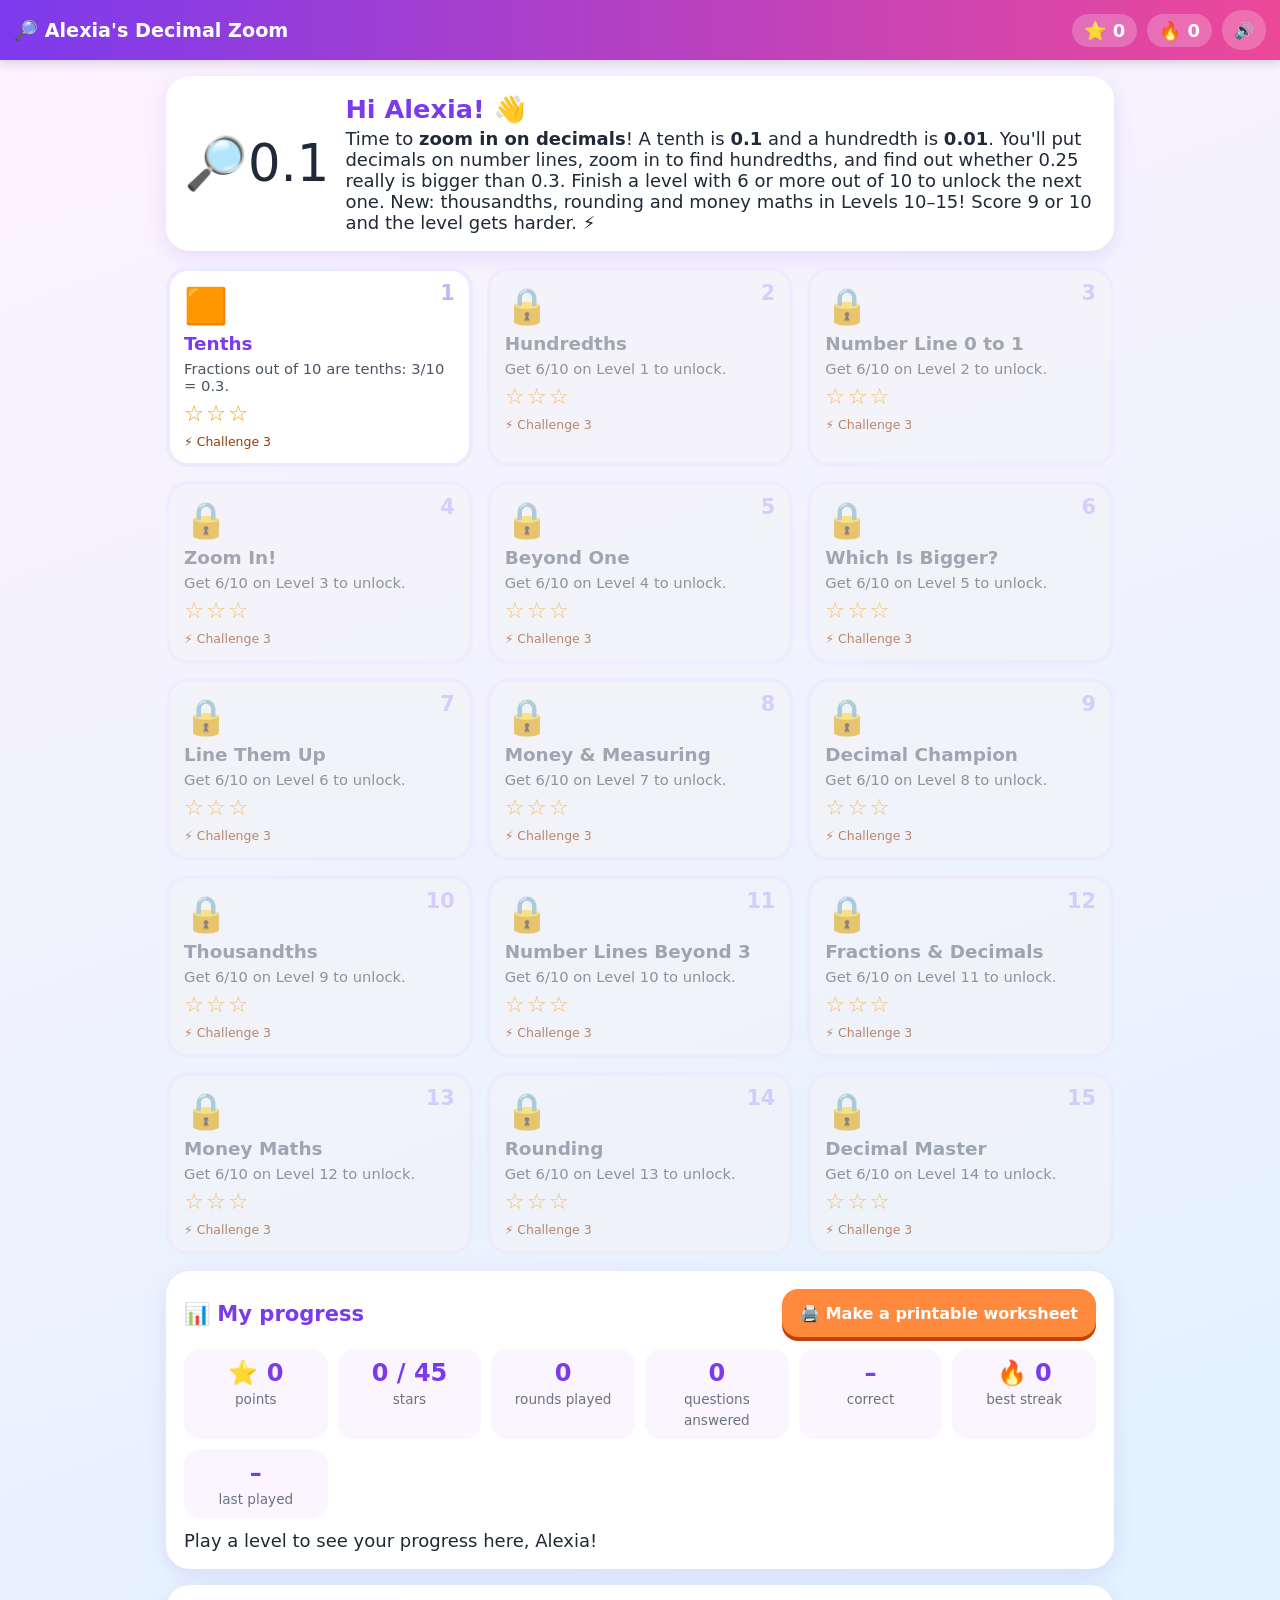
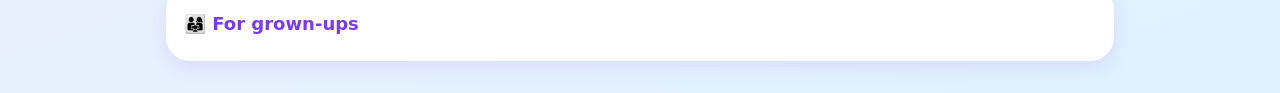
<file: learn/alexia/decimals/index.html>
<!DOCTYPE html>
<html lang="en-AU">
<head>
<meta charset="utf-8">
<meta name="viewport" content="width=device-width, initial-scale=1, viewport-fit=cover">
<meta name="theme-color" content="#7c3aed">
<title>Decimal Zoom – Tenths, Hundredths &amp; Number Lines</title>
<link rel="icon" href="data:image/svg+xml,%3Csvg xmlns='http://www.w3.org/2000/svg' viewBox='0 0 100 100'%3E%3Ctext y='.9em' font-size='90'%3E%F0%9F%94%8E%3C/text%3E%3C/svg%3E">
<style>
:root{--purple:#7c3aed;--purple2:#8b5cf6;--orange:#ff8a3d;--pink:#ec4899;--green:#16a34a;--green2:#22c55e;--red:#e11d48;--ink:#1f2937;--bg1:#fdf2ff;--bg2:#e0f2fe;--card:#fff;--gold:#f59e0b}
*{box-sizing:border-box;-webkit-tap-highlight-color:transparent}
html,body{margin:0;padding:0}
body{font-family:"Trebuchet MS","Segoe UI",system-ui,-apple-system,Roboto,sans-serif;color:var(--ink);background:linear-gradient(160deg,var(--bg1),var(--bg2));min-height:100vh;font-size:18px}
button{font-family:inherit;font-size:1rem;cursor:pointer;border:none;border-radius:16px;padding:12px 18px;min-height:48px;touch-action:manipulation}
button:focus-visible{outline:4px solid #fbbf24;outline-offset:2px}
.hidden{display:none!important}
.topbar{position:sticky;top:0;z-index:20;display:flex;align-items:center;gap:10px;padding:10px 14px;background:linear-gradient(90deg,#7c3aed,#ec4899);color:#fff;box-shadow:0 3px 10px rgba(0,0,0,.15)}
.topbar h1{font-size:1.2rem;margin:0;flex:1;white-space:nowrap;overflow:hidden;text-overflow:ellipsis;cursor:pointer}
.pill{background:rgba(255,255,255,.22);border-radius:999px;padding:6px 12px;font-weight:bold;white-space:nowrap}
.iconbtn{background:rgba(255,255,255,.22);color:#fff;min-height:40px;padding:6px 12px;border-radius:999px}
main{max-width:980px;margin:0 auto;padding:16px}
.card{background:var(--card);border-radius:24px;padding:18px;box-shadow:0 6px 20px rgba(124,58,237,.12);margin-bottom:16px}
.hero{display:flex;gap:16px;align-items:center;flex-wrap:wrap}
.hero .big{font-size:3.2rem}
.hero h2{margin:0 0 4px;font-size:1.6rem;color:var(--purple)}
.hero p{margin:0}
.levels{display:grid;grid-template-columns:repeat(auto-fill,minmax(250px,1fr));gap:14px}
.lvl{position:relative;text-align:left;background:#fff;border:4px solid #ede9fe;border-radius:22px;padding:14px;display:flex;flex-direction:column;gap:6px;transition:transform .12s}
.lvl:not(.locked):hover{transform:translateY(-3px);border-color:var(--purple2)}
.lvl .ic{font-size:2.2rem}
.lvl .t{font-weight:bold;font-size:1.15rem;color:var(--purple)}
.lvl .b{font-size:.92rem;color:#4b5563}
.lvl .s{font-size:1.4rem;color:var(--gold);letter-spacing:2px}
.lvl .num{position:absolute;top:10px;right:14px;font-weight:bold;color:#c4b5fd;font-size:1.3rem}
.lvl.locked{opacity:.6;background:#f3f4f6;cursor:not-allowed}
.lvl.locked .t{color:#6b7280}
.btn{background:var(--purple);color:#fff;font-weight:bold;box-shadow:0 4px 0 #5b21b6}
.btn:active{transform:translateY(2px);box-shadow:0 2px 0 #5b21b6}
.btn.orange{background:var(--orange);box-shadow:0 4px 0 #c2410c}
.btn.green{background:var(--green);box-shadow:0 4px 0 #166534}
.btn.ghost{background:#ede9fe;color:var(--purple);box-shadow:0 4px 0 #c4b5fd}
.btn:disabled{opacity:.45;cursor:not-allowed}
.row{display:flex;gap:12px;flex-wrap:wrap;align-items:center}
.stats{display:grid;grid-template-columns:repeat(auto-fill,minmax(140px,1fr));gap:10px}
.stat{background:#faf5ff;border-radius:16px;padding:10px;text-align:center}
.stat b{display:block;font-size:1.5rem;color:var(--purple)}
.stat span{font-size:.85rem;color:#6b7280}
details summary{cursor:pointer;font-weight:bold;color:var(--purple);min-height:40px;display:flex;align-items:center}
/* fractions */
.frac{display:inline-flex;flex-direction:column;align-items:center;vertical-align:middle;line-height:1.05;margin:0 .15em;font-weight:bold}
.frac .num{border-bottom:3px solid currentColor;padding:0 .2em}
.frac .den{padding:0 .2em}
.frac.big{font-size:1.7em}
.frac.huge{font-size:2.6em}
/* play */
.playhead{display:flex;align-items:center;gap:10px;flex-wrap:wrap;margin-bottom:10px}
.playhead .lvlname{font-weight:bold;color:var(--purple);font-size:1.2rem;flex:1}
.dots{display:flex;gap:5px}
.dot{width:16px;height:16px;border-radius:50%;background:#e5e7eb;border:2px solid #d1d5db}
.dot.cur{border-color:var(--purple);background:#ddd6fe;transform:scale(1.2)}
.dot.ok{background:var(--green2);border-color:var(--green)}
.dot.no{background:#fda4af;border-color:var(--red)}
.prompt{font-size:1.3rem;line-height:1.6;margin-bottom:12px;text-align:center}
.stage{display:flex;flex-direction:column;align-items:center;gap:12px;min-height:120px}
.barrow{display:flex;align-items:center;gap:12px;width:100%;max-width:720px}
.barlabel{min-width:64px;text-align:center;font-size:1.3rem}
svg{display:block}
svg.bar{width:100%;height:auto}
svg.interactive [data-piece],svg.interactive .tickhit{cursor:pointer}
svg.interactive [data-piece]:hover{opacity:.85}
.pizzas{display:flex;gap:18px;justify-content:center;flex-wrap:wrap;width:100%}
.pz{display:flex;flex-direction:column;align-items:center;gap:6px;font-size:1.2rem}
svg.pizza{width:min(42vw,250px);height:auto}
svg.nl{width:100%;max-width:760px;height:auto}
.controls{display:flex;gap:12px;justify-content:center;margin-top:14px;flex-wrap:wrap}
.hint{margin-top:12px;background:#fffbeb;border:3px dashed #fbbf24;border-radius:16px;padding:12px;text-align:center;font-size:1.1rem}
.feedback{margin-top:14px;border-radius:20px;padding:14px;text-align:center;font-size:1.1rem;animation:pop .25s ease-out}
.feedback.good{background:#dcfce7;border:3px solid var(--green2)}
.feedback.bad{background:#fff1f2;border:3px solid #fda4af}
.fbtitle{font-size:1.45rem;font-weight:bold;margin-bottom:6px}
.expl{margin:10px auto;max-width:720px;line-height:1.7}
.expl .barrow{margin:6px auto}
@keyframes pop{from{transform:scale(.92);opacity:0}to{transform:scale(1);opacity:1}}
.opts{display:grid;grid-template-columns:repeat(4,1fr);gap:12px;width:100%;max-width:640px}
.opt{background:#fff;border:4px solid #ddd6fe;font-size:1.7rem;padding:14px 6px;min-height:100px;color:var(--ink)}
.opt:hover{border-color:var(--purple2)}
.opt.right{background:#dcfce7;border-color:var(--green2)}
.opt.wrong{background:#ffe4e6;border-color:var(--red)}
@media (max-width:560px){.opts{grid-template-columns:repeat(2,1fr)}}
.equation{display:flex;align-items:center;justify-content:center;gap:16px;font-size:1.3rem}
.equation .eq{font-size:2.6rem;font-weight:bold}
.ansbox{display:inline-block;min-width:1.6em;min-height:1.1em;border:3px dashed var(--purple);border-radius:10px;color:var(--purple);background:#faf5ff;text-align:center}
.keypad{display:grid;grid-template-columns:repeat(5,1fr);gap:8px;max-width:420px;width:100%}
.keypad button{background:#ede9fe;color:var(--purple);font-size:1.5rem;font-weight:bold;min-height:56px;box-shadow:0 3px 0 #c4b5fd}
.keypad button:active{transform:translateY(2px)}
.work{display:inline-flex;align-items:center;gap:6px;font-size:1.4rem;margin:6px 0}
.wops{display:flex;flex-direction:column;gap:10px;font-size:1rem;font-weight:bold;color:var(--red)}
.wops span{background:#ffe4e6;border-radius:999px;padding:2px 10px}
.tag{display:inline-block;background:#ede9fe;color:var(--purple);border-radius:999px;padding:2px 10px;font-size:.85rem;font-weight:bold}
/* results */
.results{text-align:center}
.results .stars{font-size:3.4rem;color:var(--gold);letter-spacing:6px}
.results h2{color:var(--purple);font-size:1.8rem;margin:8px 0}
.confetti{position:fixed;top:-20px;width:12px;height:18px;z-index:50;pointer-events:none;animation:fall linear forwards}
@keyframes fall{to{transform:translateY(110vh) rotate(720deg)}}
/* worksheet */
.wstool{position:sticky;top:64px;z-index:10}
.page{background:#fff;color:#000;max-width:800px;margin:0 auto 20px;padding:28px 34px;border-radius:8px;box-shadow:0 4px 18px rgba(0,0,0,.12);font-size:15px}
.page h2{margin:0 0 4px;font-size:22px}
.page h3{margin:16px 0 6px;font-size:16px;border-bottom:2px solid #000;padding-bottom:2px}
.page .meta{display:flex;justify-content:space-between;font-size:15px;margin:6px 0 10px}
.page .instr{font-size:13px;margin:2px 0 8px;color:#333}
.page .wsrow{display:flex;align-items:center;gap:10px;margin:6px 0;break-inside:avoid}
.page .wsrow svg.bar{max-width:420px}
.page .grid2{display:grid;grid-template-columns:1fr 1fr;gap:10px 30px}
.page .grid2>div{font-size:18px;display:flex;align-items:center;gap:6px;break-inside:avoid}
.page .blank{display:inline-block;width:30px;height:24px;border:2px solid #000;border-radius:4px;vertical-align:middle}
.page .frac .num,.page .frac .den{min-width:1em;text-align:center}
.page .choice span.c{display:inline-block;margin:0 10px}
.page svg.nl{max-width:680px}
.page .ans{color:#b91c1c;font-weight:bold}
.page.answers{border-top:6px solid #b91c1c}
.page .wsgap{margin-bottom:12px}
.page .grid2.grid4{grid-template-columns:repeat(4,1fr)}
@media print{
 @page{size:A4;margin:10mm}
 body{background:#fff}
 .topbar,.no-print,#home,#play,#results{display:none!important}
 #worksheet{display:block!important}
 main{padding:0;max-width:none}
 .page{box-shadow:none;border-radius:0;margin:0;padding:0;max-width:none}
 .page.answers{break-before:page;page-break-before:always;border-top:none}
 .page{font-size:12px}
 .page h2{font-size:18px}
 .page h3{margin:8px 0 3px;font-size:14px}
 .page .instr{margin:0 0 3px;font-size:11px}
 .page .wsrow{margin:1px 0}
 .page .wsgap{margin-bottom:5px}
 .page .wsrow svg.bar{height:auto}
 .page .wsrow svg.bar{max-width:300px}
 .page svg.nl{max-width:440px;margin:0 auto}
 .page .frac.big{font-size:1.35em}
 .page .grid2{gap:4px 30px}
 .page .grid2>div{font-size:15px}
 .page .blank{width:24px;height:18px}
}
/* --- shared extras --- */
@media (max-width:520px){.topbar{gap:6px;padding:8px 10px}.topbar .lbl{display:none!important}.topbar .iconbtn{padding:6px 10px}.topbar .pill{padding:4px 8px}.topbar h1{font-size:1rem;min-width:0}}
.topbar .lbl{margin-left:5px}
.say{background:#ede9fe;color:var(--purple);min-height:40px;padding:4px 12px;border-radius:999px;font-size:1rem;vertical-align:middle;margin-left:6px}
.entry{display:inline-flex;align-items:center;gap:8px;vertical-align:middle}
.wwrap{display:inline-flex;flex-direction:column;align-items:center;font-size:2.4rem;font-weight:bold}
.wwrap small{font-size:.75rem;color:#6b7280;font-weight:normal}
.ebox{display:inline-block;min-width:1.5em;min-height:1.15em;border:3px dashed #a78bfa;border-radius:10px;color:var(--purple);background:#faf5ff;text-align:center;cursor:pointer;line-height:1.1;margin:2px 0}
.ebox.active{border-style:solid;border-color:var(--purple);background:#ede9fe;box-shadow:0 0 0 4px rgba(124,58,237,.18)}
.ebox.okb{border-color:var(--green);color:var(--green)}
.ebox.badb{border-color:var(--red);color:var(--red)}
.equation .op{font-size:2.4rem;font-weight:bold}
.mixed{display:inline-flex;align-items:center;font-weight:bold}
.mixed .wn{font-size:1.25em;margin-right:.08em}
.oops{background:#fff7ed;border:3px solid #fb923c;border-radius:16px;padding:10px 12px;margin:10px auto;max-width:700px;text-align:left}
.story{font-size:1.25rem;line-height:1.6;background:#f5f3ff;border-radius:18px;padding:12px 16px;max-width:720px;text-align:left}
.story .emo{font-size:2rem;float:left;margin-right:10px}
.wholes{display:flex;gap:14px;width:100%;max-width:760px}
.wholes>div{flex:1;text-align:center;font-size:.9rem;color:#6b7280}
@media print{.page .wsrow svg.bar{max-height:26px;width:auto}.page h3{margin:6px 0 2px}.page .grid2.grid4>div{font-size:14px}}
.keypad button[data-key="next"]{grid-column:span 3;font-size:1.1rem;background:#fae8ff;color:#a21caf;box-shadow:0 3px 0 #f0abfc}
.keypad button[data-key="del"]{grid-column:span 2;font-size:1.1rem}
.badge{display:inline-block;background:#dcfce7;color:#166534;border-radius:999px;padding:2px 10px;font-size:.85rem;font-weight:bold}

/* --- decimals --- */
.dec{font-weight:bold;white-space:nowrap}
.dec.big{font-size:1.6em}
.dec.huge{font-size:2.8em;color:var(--ink)}
.dentry{display:inline-flex;align-items:flex-start;gap:4px;font-size:2.6rem;font-weight:bold;vertical-align:middle}
.dentry .pvc{display:inline-flex;flex-direction:column;align-items:center}
.dentry .pvc small{font-size:.8rem;font-weight:normal;color:#6b7280;margin-top:2px}
.dentry .pt{font-size:3rem;line-height:1;align-self:flex-start;padding-top:.05em}
.dentry .fixed{display:inline-block;min-width:1.1em;text-align:center;line-height:1.1;margin:5px 0}
.dentry .pre,.dentry .post{line-height:1.1;margin:5px 2px}
.dentry .post{font-size:.7em;align-self:center;margin-bottom:24px}
svg.g100{max-width:100%;height:auto}
.grids{display:flex;gap:22px;justify-content:center;flex-wrap:wrap;margin:8px 0}
.grids figure{margin:0;text-align:center;font-weight:bold}
.grids figcaption{margin-top:4px}
.grids figure svg{margin:0 auto}
table.pv{border-collapse:collapse;margin:8px auto;font-size:1.3rem}
table.pv th{font-size:.8rem;color:#6b7280;padding:2px 10px;font-weight:normal}
table.pv td{border:3px solid #c4b5fd;min-width:52px;text-align:center;font-weight:bold;padding:4px 8px;background:#faf5ff}
table.pv td.pt{border:none;background:none;min-width:10px;font-size:1.6rem}
table.pv td.hl{background:#fef3c7;border-color:#f59e0b}
.pvs{display:flex;gap:18px;justify-content:center;flex-wrap:wrap}
.cmp{display:flex;align-items:center;justify-content:center;gap:28px;flex-wrap:wrap}
.cmp .qm{font-size:2.6rem;font-weight:bold;color:#a78bfa;border:4px dashed #c4b5fd;border-radius:50%;width:70px;height:70px;display:flex;align-items:center;justify-content:center}
.opts.opts3{grid-template-columns:repeat(3,1fr);max-width:600px}
.opts.opts3 .opt{font-size:2rem;min-height:90px}
.opts.opts3 .opt small{display:block;font-size:.85rem;color:#4b5563;font-weight:normal}
.opts.txt .opt{font-size:1.15rem;min-height:70px}
.opts.mx .opt{font-size:1.5rem}
.slots{display:flex;gap:10px;justify-content:center;flex-wrap:wrap;align-items:center}
.slot{min-width:84px;min-height:56px;border:3px dashed #c4b5fd;border-radius:14px;display:flex;align-items:center;justify-content:center;font-size:1.6rem;font-weight:bold;background:#faf5ff}
.slot.full{border-style:solid;border-color:var(--purple2);background:#ede9fe}
.slots .arrow{font-size:1.4rem;color:#a78bfa}
.cards{display:flex;gap:12px;justify-content:center;flex-wrap:wrap}
.cardbtn{background:#fff;border:4px solid #ddd6fe;font-size:1.8rem;font-weight:bold;min-width:100px;min-height:72px;color:var(--ink)}
.cardbtn:disabled{opacity:.3}
.chips{display:flex;gap:8px;justify-content:center;flex-wrap:wrap;margin:6px 0}
.chips span{background:#ede9fe;border-radius:999px;padding:2px 12px;font-weight:bold}
@media (max-width:560px){.opts.opts3 .opt{font-size:1.5rem}.dec.huge{font-size:2.2em}.cmp{gap:12px}.cardbtn{min-width:76px;font-size:1.4rem}.slot{min-width:64px;font-size:1.25rem}.dentry{font-size:2.1rem}}
/* worksheet bits */
.page .g4{display:grid;grid-template-columns:repeat(4,1fr);gap:6px 14px}
.page .g4>div{text-align:center;font-size:15px}
.page .g3{display:grid;grid-template-columns:repeat(3,1fr);gap:6px 20px}
.page .g3>div{font-size:16px;display:flex;align-items:center;gap:6px}
.page svg.g100{width:78px}
.page .lines2{display:grid;grid-template-columns:1fr 1fr;gap:4px 24px}
.page .wl{font-size:14px;margin:2px 0}
.page .circ{display:inline-block;width:22px;height:22px;border:2px solid #000;border-radius:50%;vertical-align:middle;text-align:center;line-height:19px}
@media print{.page svg.g100{width:62px}.page .g3>div{font-size:13px}.page .wl{font-size:12px}.page svg.nl{max-width:none}}

.clvl{display:inline-block;font-size:.8rem;background:#fef3c7;color:#92400e;border-radius:999px;padding:2px 10px;margin-left:6px;vertical-align:middle;white-space:nowrap}
.clv{display:block;font-size:.78rem;color:#92400e;margin-top:2px}
.stepup{font-size:1.1rem;background:#ecfdf5;color:#065f46;border-radius:12px;padding:8px 12px;display:inline-block}.stepup.down{background:#fff7ed;color:#9a3412}
.diffset{background:#f8fafc;border-radius:12px;padding:8px 12px;margin:8px 0}.diffset label{margin-right:14px;white-space:nowrap}.diffset input{width:20px;height:20px;vertical-align:middle}.diffset .small{font-size:.9rem;margin:6px 0 0}
.dentry.d3{font-size:2.2rem}.dentry.d3 .pvc small{font-size:.62rem}
.colsum{font-size:1.4rem;font-weight:bold;border-collapse:collapse;margin:6px 0}.colsum td{padding:2px 8px;text-align:right;font-variant-numeric:tabular-nums}.colsum tr.tot td{border-top:3px solid #1f2937}
@media(max-width:560px){.equation{gap:8px}.dentry.d3{font-size:1.5rem;gap:2px}.dentry.d3 .pvc small{font-size:.5rem}.dentry.d3 .pt{font-size:2rem}}
.redotag{display:inline-block;margin-left:8px;padding:2px 10px;border-radius:999px;background:#fff7ed;color:#c2410c;border:2px solid #fdba74;font-size:.85rem;font-weight:800;vertical-align:middle}.fixedline{display:inline-block;background:#ecfdf5;color:#065f46;border-radius:12px;padding:6px 12px;font-weight:700}.again{font-size:.95rem;margin-top:4px;opacity:.85}
#rdoRev{position:fixed;inset:0;z-index:60;background:rgba(15,23,42,.5);overflow:auto;padding:14px;-webkit-overflow-scrolling:touch}#rdoRev.hidden{display:none}
.rdoPanel{max-width:900px;margin:0 auto;background:#fff;border-radius:22px;padding:16px;box-shadow:0 10px 40px rgba(0,0,0,.25);text-align:left}
.rdoTop{display:flex;justify-content:space-between;align-items:center;gap:10px}.rdoTop h2{margin:0;font-size:1.4rem}.rdoSmall{font-size:.9rem;opacity:.85}
.rdoSeg,.rdoBtns,.rdoNav{display:flex;gap:8px;flex-wrap:wrap;align-items:center;margin:8px 0}.rdoNav{justify-content:space-between}
.rdoItem{border:3px solid #e5e7eb;border-radius:18px;padding:12px;margin:12px 0}.rdoHead b{font-size:1.1rem}
.rdoQ{display:flex;align-items:center;gap:8px;font-size:1.15rem;margin:6px 0;flex-wrap:wrap}.rdoSay{border:0;background:#eef2ff;border-radius:999px;width:44px;height:44px;font-size:1.1rem;cursor:pointer}
.rdoSnap{pointer-events:none;border:2px dashed #e5e7eb;border-radius:14px;padding:8px;margin:4px 0;overflow-x:auto}.rdoSnap svg{max-width:100%;height:auto}
.rdoLbl{font-weight:800;margin:6px 0}.rdoLbl.bad{color:#b91c1c}.rdoLbl.ok{color:#047857}
.rdoExp{background:#ecfdf5;border:2px solid #a7f3d0;border-radius:14px;padding:10px 14px;margin:8px 0}.rdoSteps{margin:6px 0;padding-left:22px}.rdoSteps li{margin:3px 0}
body.rdoOpen{overflow:hidden}
</style>
</head>
<body>
<header class="topbar">
  <h1 id="homeLink" title="Back to levels">🔎 <span id="titleName">Alexia</span>'s Decimal Zoom</h1>
  <span class="pill" id="ptsPill" title="Points">⭐ 0</span>
  <span class="pill" id="streakPill" title="Streak">🔥 0</span>
  <button class="iconbtn" id="soundBtn" aria-label="Sound on or off">🔊</button>
  <a class="iconbtn hidden" id="gamesBtn" href="../../index.html" title="My games" style="text-decoration:none;font-weight:bold;display:inline-flex;align-items:center;white-space:nowrap">🏠<span class="lbl"> Games</span></a>
  <a class="iconbtn hidden" id="switchBtn" href="../../index.html?switch=1" title="Switch player" style="text-decoration:none;font-weight:bold;display:inline-flex;align-items:center;white-space:nowrap">👥<span class="lbl"> Switch</span></a>
</header>
<main>
<section id="home">
  <div class="card hero">
    <div class="big">🔎0.1</div>
    <div style="flex:1;min-width:220px">
      <h2 id="hello">Hi!</h2>
      <p>Time to <b>zoom in on decimals</b>! A tenth is <b>0.1</b> and a hundredth is <b>0.01</b>. You'll put decimals on number lines, zoom in to find hundredths, and find out whether 0.25 really is bigger than 0.3. Finish a level with 6 or more out of 10 to unlock the next one. New: thousandths, rounding and money maths in Levels 10–15! Score 9 or 10 and the level gets harder. ⚡</p>
    </div>
  </div>
  <div class="levels" id="levelGrid"></div>
  <div class="card" style="margin-top:16px">
    <div class="row" style="justify-content:space-between">
      <h3 style="margin:0;color:var(--purple)">📊 My progress</h3>
      <button class="btn orange" id="wsBtn">🖨️ Make a printable worksheet</button>
    </div>
    <div class="stats" id="stats" style="margin-top:12px"></div>
    <p id="tricky" style="margin:12px 0 0"></p>
  </div>
  <div class="card">
    <details>
      <summary>👨‍👩‍👧 For grown-ups</summary>
      <p>Covers decimals (NSW Mathematics K–10). It starts with tenths and hundredths linked to fractions (3/10 = 0.3, 47/100 = 0.47) using bars and 100-grids. Then she places and reads decimals on number lines from 0 to 1, zooms from tenths into hundredths, and goes beyond 1 (1.7 = 1 7/10). After that she compares and orders decimals and finishes with money and measurement problems. Levels 10–15 stretch further: thousandths, number lines beyond 3 (such as 6.4 to 7.4 and 3.4 to 3.5), ordering mixed sets of fractions and decimals, adding and subtracting money (including change), and rounding to the nearest whole number, tenth or hundredth. At Challenge level 3 and above, the picture questions (bars and 100-grids) and most multiple-choice questions are swapped for typed answers, and Zoom In! uses numbers bigger than 1.</p>
      <p>The number lines follow the <b>parallel number line</b> style used in class for fractions, with a fraction line lined up above a decimal line and a dashed red box showing they are the same spot. The game looks out for common mistakes. One is thinking a longer decimal is bigger (0.25 &gt; 0.3), which it explains with 100-grids and parallel tenths/hundredths lines. Others are writing 7 hundredths as 0.7 instead of 0.07, swapping the tenths and hundredths digits, and leaving out the whole number. Hints are free but give 5 points instead of 10 (3 at Challenge level 4 and 5). Progress is saved on this device only.</p>
      <div class="diffset"><b>Difficulty:</b>
        <label><input type="radio" name="diff" value="easy"> Easy</label>
        <label><input type="radio" name="diff" value="normal"> Normal</label>
        <label><input type="radio" name="diff" value="challenge"> Challenge</label>
        <p class="small">Challenge (the default) starts each level at Challenge level 3: bigger numbers, fewer pictures and typed answers. Easy is the original version of each level. Getting 9 or 10 right steps that level up (to Challenge level 5); 4 or fewer steps it back down.</p></div>
      <div class="row">
        <label class="row" style="gap:6px"><input type="checkbox" id="unlockAll" style="width:24px;height:24px"> Unlock all levels</label>
        <button class="btn ghost" id="resetBtn">Reset progress</button>
      </div>
    </details>
  </div>
</section>

<section id="play" class="hidden">
  <div class="playhead">
    <button class="btn ghost" id="quitBtn">← Levels</button>
    <div class="lvlname" id="lvlName"></div>
    <div class="dots" id="dots"></div>
  </div>
  <div class="card">
    <div class="prompt"><span id="prompt"></span><button class="say" id="sayBtn" aria-label="Read the question aloud">🔈</button></div>
    <div class="stage" id="stage"></div>
    <div class="controls" id="controls">
      <button class="btn ghost" id="hintBtn">💡 Hint</button>
      <button class="btn green" id="checkBtn">Check ✓</button>
    </div>
    <div class="hint hidden" id="hintBox"></div>
    <div class="feedback hidden" id="feedback"></div>
  </div>
</section>

<section id="results" class="hidden"><div class="card results" id="resultsCard"></div></section>

<section id="worksheet" class="hidden">
  <div class="card row no-print wstool">
    <button class="btn ghost" id="wsBack">← Back</button>
    <button class="btn" id="wsNew">🔀 New worksheet</button>
    <button class="btn orange" id="wsPrint">🖨️ Print</button>
    <span style="font-size:.9rem;color:#6b7280">The answer key prints on its own page.</span>
  </div>
  <div id="sheet"></div>
</section>
</main>

<script>
(function(){
'use strict';
/* ---------- player / profile ---------- */
const params=new URLSearchParams(location.search);
const PLAYER=(params.get('player')||'').toLowerCase().replace(/[^a-z0-9_-]/g,'');
let NAME='Alexia';
try{const pr=JSON.parse(localStorage.getItem('kidsHub.profiles')||'null');if(PLAYER&&pr&&pr[PLAYER]&&pr[PLAYER].name)NAME=String(pr[PLAYER].name).replace(/[<>&"'`]/g,'').slice(0,20)||NAME;}catch(e){}
const GAME='decimals';
const STORE=PLAYER?`kidsHub.p.${PLAYER}.${GAME}`:'alexiaDecimals.v1';

const $=s=>document.querySelector(s);
const rnd=(a,b)=>a+Math.floor(Math.random()*(b-a+1));
const pick=a=>a[Math.floor(Math.random()*a.length)];
const shuffle=a=>{for(let i=a.length-1;i>0;i--){const j=Math.floor(Math.random()*(i+1));[a[i],a[j]]=[a[j],a[i]];}return a;};
const range=n=>[...Array(n).keys()];
const F=(n,d,cls='')=>`<span class="frac ${cls}"><span class="num">${n}</span><span class="den">${d}</span></span>`;
const M=(w,n,d,cls='')=>`<span class="mixed ${cls}"><span class="wn">${w}</span>${F(n,d)}</span>`;
const OR='#ff8a3d',BL='#3b82f6',GRN='#15803d',RED='#e11d48',PU='#8b5cf6';
const NUMW=['zero','one','two','three','four','five','six','seven','eight','nine'];
/* all decimal values are whole numbers of HUNDREDTHS (0.37 -> 37, 1.4 -> 140) so there is no floating point error */
const plc=v=>v%100===0?0:v%10===0?1:2;
const D=(v,pl)=>{const w=Math.floor(v/100),r=v%100;if(pl==null)pl=plc(v);if(pl===0)return String(w);if(pl===1)return w+'.'+Math.floor(r/10);return w+'.'+String(r).padStart(2,'0');};
const DS=(v,pl,cls='big')=>`<span class="dec ${cls}">${D(v,pl)}</span>`;
const money=v=>'$'+D(v,2);
const tdig=v=>Math.floor(v%100/10),hdig=v=>v%10,wdig=v=>Math.floor(v/100);

const LEVELS=[
 {id:1,icon:'🟧',title:'Tenths',blurb:'Fractions out of 10 are tenths: 3/10 = 0.3.',types:['tenths']},
 {id:2,icon:'💯',title:'Hundredths',blurb:'Fill a 100-grid: 47/100 = 0.47.',types:['hund']},
 {id:3,icon:'📍',title:'Number Line 0 to 1',blurb:'Place and read tenths on a number line.',types:['nl01']},
 {id:4,icon:'🔎',title:'Zoom In!',blurb:'Zoom in between two tenths to find hundredths.',types:['zoom']},
 {id:5,icon:'🚀',title:'Beyond One',blurb:'Decimals bigger than 1, like 1.7 = 1 7/10.',types:['beyond']},
 {id:6,icon:'⚖️',title:'Which Is Bigger?',blurb:'Compare decimals. Is 0.25 bigger than 0.3? 🤔',types:['compare']},
 {id:7,icon:'📶',title:'Line Them Up',blurb:'Put decimals in order from smallest to largest.',types:['order']},
 {id:8,icon:'💰',title:'Money & Measuring',blurb:'Dollars and cents, metres and centimetres.',types:['money']},
 {id:9,icon:'🏆',title:'Decimal Champion',blurb:'A mix of everything. Can you get 3 stars?',types:['tenths','hund','nl01','zoom','beyond','compare','compare','order','money','money']},
 {id:10,icon:'🔬',title:'Thousandths',blurb:'Three places after the point: 0.347, 0.045 and 0.007.',types:['thou']},
 {id:11,icon:'📏',title:'Number Lines Beyond 3',blurb:'Read and place decimals on lines like 6.4 to 7.4 and 3.4 to 3.5.',types:['nlbig']},
 {id:12,icon:'🔀',title:'Fractions & Decimals',blurb:'Change fractions to decimals and order a mixed set.',types:['fdmix']},
 {id:13,icon:'💵',title:'Money Maths',blurb:'Add and subtract money, and work out the change.',types:['money2']},
 {id:14,icon:'🎯',title:'Rounding',blurb:'Round to the nearest whole number, tenth or hundredth.',types:['round']},
 {id:15,icon:'👑',title:'Decimal Master',blurb:'The toughest mix of everything. Can you get 3 stars?',types:['thou','nlbig','fdmix','money2','round','thou','fdmix','money2','round','compare']},
];
const TYPE_NAMES={tenths:'Tenths',hund:'Hundredths',nl01:'Number Line 0 to 1',zoom:'Zoom In!',beyond:'Beyond One',compare:'Which Is Bigger?',order:'Line Them Up',money:'Money & Measuring'};
const ROUND=10,UNLOCK=6;

const DIFFS={easy:{base:0,label:'Easy'},normal:{base:1,label:'Normal'},challenge:{base:2,label:'Challenge'}};
const levelD=id=>Math.min(4,(DIFFS[S.diff]||DIFFS.challenge).base+((S.adapt||{})[id]||0));
const starsFor=s=>s>=10?3:s>=8?2:s>=UNLOCK?1:0;

const defState=()=>({diff:'challenge',adapt:{},levels:{},points:0,answered:0,correct:0,bestStreak:0,rounds:0,lastPlayed:null,byType:{},unlockAll:false,sound:true,history:[],mistakes:{longer:0,tenthHund:0,swap:0,forgotWhole:0}});
function load(){try{const s=Object.assign(defState(),JSON.parse(localStorage.getItem(STORE)||'{}'));s.mistakes=Object.assign(defState().mistakes,s.mistakes||{});return s;}catch(e){return defState();}}
let S=load();
function save(){try{localStorage.setItem(STORE,JSON.stringify(S));}catch(e){}}
const unlocked=id=>id===1||S.unlockAll||((S.levels[id-1]||{}).stars||0)>=1;
const noteMistake=k=>{if(q&&q._redo)return;S.mistakes[k]=(S.mistakes[k]||0)+1;};

let actx=null;
function sfx(kind){if(!S.sound)return;try{actx=actx||new (window.AudioContext||window.webkitAudioContext)();
  const N={good:[660,880],bad:[330,247],tap:[600],win:[523,659,784,1047]}[kind]||[];const t=actx.currentTime,vol=kind==='tap'?0.05:0.14;
  N.forEach((f,i)=>{const o=actx.createOscillator(),g=actx.createGain();o.type='sine';o.frequency.value=f;const s=t+i*0.12;
    g.gain.setValueAtTime(0.0001,s);g.gain.exponentialRampToValueAtTime(vol,s+0.02);g.gain.exponentialRampToValueAtTime(0.0001,s+0.2);o.connect(g);g.connect(actx.destination);o.start(s);o.stop(s+0.22);});}catch(e){}}
function say(text){try{if(!('speechSynthesis' in window))return;speechSynthesis.cancel();const u=new SpeechSynthesisUtterance(text);u.lang='en-AU';u.rate=0.9;
  const v=speechSynthesis.getVoices().find(v=>/en[-_]AU/i.test(v.lang));if(v)u.voice=v;speechSynthesis.speak(u);}catch(e){}}
const DEN_WORDS={10:['tenth','tenths'],100:['hundredth','hundredths']};
/* read decimals digit by digit ("zero point two five") and fractions as "3 tenths" */
function spoken(el){const c=el.cloneNode(true);
  c.querySelectorAll('.mixed').forEach(m=>{const w=m.querySelector('.wn');if(w)w.textContent=w.textContent+' and ';});
  c.querySelectorAll('.frac').forEach(f=>{const n=f.querySelector('.num'),d=f.querySelector('.den');const nn=n?n.textContent.trim():'',dd=d?d.textContent.trim():'';
    const w=DEN_WORDS[+dd];f.replaceWith(' '+(w&&/^\d+$/.test(nn)?`${nn} ${+nn===1?w[0]:w[1]}`:`${nn||'something'} over ${dd||'something'}`)+' ');});
  let t=c.textContent.replace(/\$(\d+)\.(\d\d)/g,(m,a,b)=>`${a} dollars ${+b} cents`).replace(/(\d+)\.(\d+)/g,(m,a,b)=>`${a} point ${b.split('').join(' ')}`);
  return t.replace(/\bm\b/g,'metres').replace(/\bcm\b/g,'centimetres').replace(/\bL\b/g,'litres').replace(/\s+/g,' ').trim();}

/* ---------- pictures ---------- */
function barSVG({parts=10,fills=[],w=600,h=60}){
  const pw=w/parts;let s=`<svg class="bar" viewBox="-6 -8 ${w+12} ${h+16}" aria-label="bar cut into ${parts} parts">`;
  for(let i=0;i<parts;i++)s+=`<rect x="${i*pw}" y="0" width="${pw}" height="${h}" fill="${fills[i]||'#ffffff'}" stroke="#374151" stroke-width="2"/>`;
  return s+`<rect x="0" y="0" width="${w}" height="${h}" fill="none" stroke="#1f2937" stroke-width="4"/></svg>`;
}
const tenthsFill=(n,col=OR)=>range(n).map(()=>col);
/* 100-grid shaded in columns: each column is one tenth, each square one hundredth */
function grid100(v,{size=200,col=OR}={}){
  const c=size/10;let s=`<svg class="g100" viewBox="-3 -3 ${size+6} ${size+6}" width="${size}" aria-label="hundred grid with ${v} squares shaded">`;
  for(let i=0;i<100;i++){const x=Math.floor(i/10)*c,y=(i%10)*c;s+=`<rect x="${x}" y="${y}" width="${c}" height="${c}" fill="${i<v?col:'#fff'}" stroke="#9ca3af" stroke-width="1"/>`;}
  for(let k=1;k<10;k++)s+=`<line x1="${k*c}" y1="0" x2="${k*c}" y2="${size}" stroke="#374151" stroke-width="2"/>`;
  return s+`<rect x="0" y="0" width="${size}" height="${size}" fill="none" stroke="#1f2937" stroke-width="3"/></svg>`;
}
function pv(v,pl=2){
  return `<table class="pv" aria-label="place value chart"><tr><th>Ones</th><th></th><th>Tenths</th>${pl===2?'<th>Hundredths</th>':''}</tr><tr><td>${wdig(v)}</td><td class="pt">.</td><td>${tdig(v)}</td>${pl===2?`<td>${hdig(v)}</td>`:''}</tr></table>`;
}
function fracSVG(x,y,n,d,color='#1f2937',size=16){
  const hw=d>=100?16:11;
  return `<text x="${x}" y="${y}" text-anchor="middle" font-size="${size}" font-weight="bold" fill="${color}">${n}</text><line x1="${x-hw}" y1="${y+5}" x2="${x+hw}" y2="${y+5}" stroke="${color}" stroke-width="2.5"/><text x="${x}" y="${y+22}" text-anchor="middle" font-size="${size}" font-weight="bold" fill="${color}">${d}</text>`;
}
/* number lines. Each line: {lo,hi,step (hundredths), lab:'none'|'all'|'ends'|'tenths', labs:[values], fr (fraction labels), marks:[{v,color,label,row}],
   sel, selColor, highlight, interactive, tag}. box: values for the dashed red "same spot" box (parallel lines). zoom: {from,lo,hi} */
function dl({lines,box=null,zoom=null,w=(window.innerWidth<600?440:680),gap=124,top=64,cls='nl',unit=100,fmt=D}){
  const m=40,Lw=w-2*m,H=top+gap*(lines.length-1)+72;
  const Xf=ln=>v=>m+(v-ln.lo)/(ln.hi-ln.lo)*Lw;
  let s=`<svg class="${cls}" viewBox="0 0 ${w} ${H}" aria-label="number line">`;
  if(zoom){const a=lines[zoom.from],xa=Xf(a),ya=top+zoom.from*gap,yb=ya+gap;
    s+=`<path d="M${xa(zoom.lo)},${ya+46} L${xa(zoom.hi)},${ya+46} L${m+Lw},${yb-22} L${m},${yb-22} Z" fill="rgba(167,139,250,.13)" stroke="#a78bfa" stroke-width="2.5" stroke-dasharray="6 5"/>`;}
  (box==null?[]:[].concat(box)).forEach(v=>{const x=Xf(lines[0])(v);s+=`<rect x="${x-26}" y="${top-26}" width="52" height="${gap*(lines.length-1)+90}" rx="10" fill="rgba(225,29,72,.06)" stroke="${RED}" stroke-width="3" stroke-dasharray="8 6" pointer-events="none"/>`;});
  lines.forEach((ln,j)=>{
    const y=top+j*gap,X=Xf(ln),st=ln.step,px=(X(ln.lo+st)-X(ln.lo));
    s+=`<line x1="${X(ln.lo)}" y1="${y}" x2="${X(ln.hi)}" y2="${y}" stroke="#1f2937" stroke-width="4" stroke-linecap="round"/>`;
    if(zoom&&zoom.from===j)s+=`<line x1="${X(zoom.lo)}" y1="${y}" x2="${X(zoom.hi)}" y2="${y}" stroke="${OR}" stroke-width="10" stroke-linecap="round" opacity=".9"/>`;
    if(ln.tag)s+=`<text x="${X(ln.lo)-30}" y="${y-30}" font-size="15" font-weight="bold" fill="${ln.tagColor||'#6b7280'}">${ln.tag}</text>`;
    for(let v=ln.lo;v<=ln.hi;v+=st){
      const x=X(v),whole=v%unit===0,tenth=v%(unit/10)===0,hh=whole?17:(st===1&&tenth)?14:10;
      s+=`<line x1="${x}" y1="${y-hh}" x2="${x}" y2="${y+hh}" stroke="#1f2937" stroke-width="${whole?3.5:2.5}"/>`;
      const hl=ln.highlight===v;
      let lab=whole||ln.lab==='all'||(ln.lab==='tenths'&&tenth)||(ln.lab==='ends'&&(v===ln.lo||v===ln.hi))||(ln.labs&&ln.labs.includes(v))||hl;
      if(st===1&&ln.lab==='tenths'&&!tenth)lab=hl;
      if(ln.lab==='all'&&px<26&&!whole&&!hl&&(v/st)%2!==0)lab=false;
      const col=hl?GRN:'#1f2937';
      if(lab){
        if(ln.fr&&!whole)s+=fracSVG(x,y+33,st===10?v/10:v,st===10?10:100,col);
        else s+=`<text x="${x}" y="${y+40}" text-anchor="middle" font-size="${whole?22:(px<34?15:18)}" font-weight="bold" fill="${col}">${fmt(v)}</text>`;
      }
      if(hl)s+=`<circle cx="${x}" cy="${y}" r="12" fill="#22c55e" stroke="#fff" stroke-width="3"/>`;
      if(ln.sel===v&&!hl)s+=`<circle cx="${x}" cy="${y}" r="12" fill="${ln.selColor||PU}" stroke="#fff" stroke-width="3"/>`;
      if(ln.interactive)s+=`<rect class="tickhit" data-tick="${v}" x="${x-px/2}" y="${y-38}" width="${px}" height="76" fill="transparent"/>`;
    }
    (ln.marks||[]).forEach(mk=>{const x=X(mk.v),c=mk.color||OR,ry=y-24-(mk.row||0)*21;
      if(mk.label!=null){if(mk.row)s+=`<line x1="${x}" y1="${y-10}" x2="${x}" y2="${ry+4}" stroke="${c}" stroke-width="1.5"/>`;
        s+=`<text x="${x}" y="${ry}" text-anchor="middle" font-size="16" font-weight="bold" fill="${c}" stroke="#fff" stroke-width="4" paint-order="stroke" stroke-linejoin="round">${mk.label}</text>`;}
      s+=`<circle cx="${x}" cy="${y}" r="${mk.r||10}" fill="${c}" stroke="#fff" stroke-width="3"/>`;});
  });
  return s+'</svg>';
}
/* teacher's style: fraction line parallel to a decimal line, dashed box shows the same spot */
function parallelFD(v,{den=10}={}){
  const st=den===10?10:1,lab=den===10?'all':'tenths';
  return dl({lines:[{lo:0,hi:100,step:st,lab:den===10?'all':'none',labs:den===100?[v]:null,fr:true,highlight:v,tag:'fractions',tagColor:'#7c3aed'},
                    {lo:0,hi:100,step:st,lab,highlight:v,tag:'decimals',tagColor:'#7c3aed'}],box:v});
}
/* longer-isn't-bigger explainer: tenths line parallel to hundredths line */
function longerExplain(a,b){ // a, b < 100. shows each on its own line with boxes
  const L=[{v:a},{v:b}];
  const t=L.filter(o=>plc(o.v)<=1),h=L.filter(o=>plc(o.v)===2);
  return dl({lines:[{lo:0,hi:100,step:10,lab:'all',marks:t.map(o=>({v:o.v,color:BL,label:D(o.v)})),tag:'tenths'},
                    {lo:0,hi:100,step:1,lab:'tenths',marks:L.slice().sort((x,y)=>x.v-y.v).map((o,i)=>({v:o.v,color:plc(o.v)===2?OR:BL,label:D(o.v,2),row:i===1&&Math.abs(a-b)<14?1:0})),tag:'hundredths'}],box:[a,b],top:86});
}

/* ---------- answer boxes ---------- */
const stage=()=>$('#stage');
function setPrompt(h){$('#prompt').innerHTML=h;}
const ebox=(k,lab)=>`<span class="ebox" data-field="${k}" id="f_${k}" role="button" aria-label="${lab} box">&nbsp;</span>`;
function boxes(q,spec){
  q.f={};q.max={};q.fields=spec.map(([k,mx])=>{q.f[k]='';q.max[k]=mx;return k;});q.active=q.fields[0];
  q.keypadHTML=`<div class="keypad">${[1,2,3,4,5,6,7,8,9,0].map(n=>`<button data-key="${n}">${n}</button>`).join('')}<button data-key="del">⌫ Delete</button>${q.fields.length>1?'<button data-key="next">Next box ➜</button>':''}</div>`;
  q.refresh=()=>{q.fields.forEach(k=>{const e=document.getElementById('f_'+k);if(e){e.innerHTML=q.f[k]||'&nbsp;';e.classList.toggle('active',!q.done&&k===q.active);}});updCheck();};
  q.key=k=>{if(q.done)return;const A=q.active,i=q.fields.indexOf(A);
    if(k==='next')q.active=q.fields[(i+1)%q.fields.length];
    else if(k==='del'){if(!q.f[A]&&i>0){q.active=q.fields[i-1];q.f[q.active]=q.f[q.active].slice(0,-1);}else q.f[A]=q.f[A].slice(0,-1);}
    else{if(q.f[A].length>=q.max[A]){if(q.max[A]===1)q.f[A]=k;}else q.f[A]+=k;
      if(q.f[A].length>=q.max[A]&&i<q.fields.length-1)q.active=q.fields[i+1];}
    sfx('tap');q.refresh();};
  q.setActive=k=>{if(!q.done&&q.fields.includes(k)){q.active=k;q.refresh();}};
  q.lockBoxes=ok=>{q.fields.forEach(k=>{const e=document.getElementById('f_'+k);if(e){e.classList.remove('active');e.classList.add(ok?'okb':'badb');}});const kp=document.querySelector('.keypad');if(kp)kp.remove();};
}
/* decimal answer: [ones] . [tenths] [hundredths] */
function decEntry(q,{ones=0,pl=1,pre='',post=''}={}){
  const spec=[];if(ones==='edit')spec.push(['o',1]);spec.push(['t',1]);if(pl===2)spec.push(['h',1]);boxes(q,spec);
  const col=(inner,lab)=>`<span class="pvc">${inner}<small>${lab}</small></span>`;
  q.entryHTML=`<span class="dentry">${pre?`<span class="pre">${pre}</span>`:''}${col(ones==='edit'?ebox('o','ones'):`<span class="fixed">${ones}</span>`,'ones')}<span class="pt">.</span>${col(ebox('t','tenths'),'tenths')}${pl===2?col(ebox('h','hundredths'),'hundredths'):''}${post?`<span class="post">${post}</span>`:''}</span>`;
  q.canCheck=()=>q.f.t.length>0&&(ones!=='edit'||q.f.o.length>0);
  q.nudge='Fill in the boxes first (tap a box to choose it).';
  q.val=()=>(ones==='edit'?+q.f.o:+ones)*100+(+q.f.t)*10+(pl===2?(+q.f.h||0):0);
  q.shown=()=>D(q.val(),pl===2&&q.f.h!==''?2:1);
}
function intEntry(q,{max=3,pre='',post='',den=null}={}){
  boxes(q,[['n',max]]);
  q.entryHTML=den?`<span class="frac huge"><span class="num">${ebox('n','top number')}</span><span class="den">${den}</span></span>`:`<span class="dentry">${pre?`<span class="pre">${pre}</span>`:''}${ebox('n','answer')}${post?`<span class="post">${post}</span>`:''}</span>`;
  q.canCheck=()=>q.f.n.length>0;q.nudge='Type a number first.';q.val=()=>+q.f.n;q.shown=()=>q.f.n;
}
function bindEntry(q){stage().onclick=e=>{const k=e.target.closest('[data-key]');if(k)return q.key(k.dataset.key);const f=e.target.closest('[data-field]');if(f)q.setActive(f.dataset.field);};}
function gradeDec(q,target){
  const v=q.val();q.entered=v;q.mistake=null;if(v===target)return true;
  const t=tdig(target),h=hdig(target),w=wdig(target);
  if(target%100<10&&h>0&&v===w*100+h*10)q.mistake='tenthHund';
  else if(h>0&&t!==h&&v===w*100+h*10+t)q.mistake='swap';
  else if(w>0&&v===target%100)q.mistake='forgotWhole';
  if(q.mistake)noteMistake(q.mistake);
  return false;
}
function mistakeHTML(q,target){
  const v=q.entered;
  if(q.mistake==='tenthHund')return `<div class="oops">⚠️ <b>Careful with the places!</b> ${DS(v,1,'')} means <b>${tdig(v)} tenths</b>, which is ${tdig(v)} whole columns. ${DS(target,2,'')} is <b>0 tenths and ${hdig(target)} hundredths</b>, just ${hdig(target)} little square${hdig(target)>1?'s':''}. The <b>0</b> holds the tenths place.</div>`+
    (wdig(target)===0?`<div class="grids"><figure>${grid100(v%100,{size:130,col:'#fda4af'})}<figcaption>✗ ${D(v)}</figcaption></figure><figure>${grid100(target%100,{size:130})}<figcaption>✓ ${D(target,2)}</figcaption></figure></div>`:pv(target,2));
  if(q.mistake==='swap')return `<div class="oops">⚠️ The digits are swapped. The <b>first</b> digit after the point is the <b>tenths</b>, and the second is the <b>hundredths</b>.</div>`+pv(target,2);
  if(q.mistake==='forgotWhole')return `<div class="oops">⚠️ Don't forget the <b>whole number</b>! It's past ${wdig(target)}, so it starts with <b>${wdig(target)}.</b></div>`;
  return '';
}
function choiceHTML(q,opts,key,cls=''){q.opts=opts;q.answerKey=key;q.noCheck=true;
  return `<div class="opts ${cls}">${opts.map((o,i)=>`<button class="opt" data-opt="${i}">${o}</button>`).join('')}</div>`;}
function bindChoice(q,onPick){stage().onclick=e=>{const bt=e.target.closest('[data-opt]');if(!bt||q.done)return;q.chosen=+bt.dataset.opt;if(onPick)onPick(q.chosen);answer(q.chosen===q.answerKey);};}
function markChoice(q){document.querySelectorAll('.opt').forEach((bt,i)=>{if(i===q.answerKey)bt.classList.add('right');else if(i===q.chosen)bt.classList.add('wrong');});}
function uniq(u,key,gen){let v;for(let t=0;t<40;t++){v=gen();if(!u.has(key+v)){break;}}u.add(key+v);return v;}
const eqRow=(l,r)=>`<div class="equation">${l}<span class="eq">=</span>${r}</div>`;
const modeOf=(q,list)=>list[(R?R.idx:0)%list.length];

/* ---------- generators (shared with the worksheet) ---------- */
function genHund(){const r=Math.random();return r<0.3?rnd(1,9):r<0.45?rnd(1,9)*10:pick(range(99).map(i=>i+1).filter(x=>x>10&&x%10));}
function genCompare(kind){
  const K=kind||pick(['trap','trap','trap','equal','hundTenth','plain','whole','longerBig']);let a,b,pa,pb;
  if(K==='trap'){const x=rnd(2,9),y=rnd(1,x-1);a=x*10;b=y*10+rnd(1,9);}
  else if(K==='equal'){const x=rnd(1,9);a=x*10;b=x*10;}
  else if(K==='hundTenth'){a=rnd(1,5)*10;b=rnd(2,9);}
  else if(K==='plain'){const n10=()=>{let x;do{x=rnd(11,99);}while(x%10===0);return x;};a=n10();do{b=n10();}while(b===a);}
  else if(K==='whole'){a=100+rnd(1,5)*10;b=rnd(51,99);if(b%10===0)b++;}
  else {const x=rnd(1,8);a=x*10;b=x*10+rnd(1,9);}
  pa=plc(a)||1;pb=K==='equal'?2:(plc(b)||1);
  const sides=Math.random()<0.5?[{v:a,p:pa},{v:b,p:pb}]:[{v:b,p:pb},{v:a,p:pa}];
  return {kind:K,L:sides[0],Rt:sides[1]};
}
function genOrder(){
  for(let t=0;t<80;t++){const x=rnd(3,8);
    const s=[x*10,(x-rnd(1,2))*10+rnd(1,9),Math.random()<0.5?rnd(1,9):x*10+rnd(1,9),Math.random()<0.35?100+rnd(0,5)*10+(Math.random()<0.5?rnd(1,9):0):rnd(11,99)].map(v=>v===100?105:v);
    if(new Set(s).size===4)return shuffle(s);}
  return [30,25,7,42];
}
const cmpSym=(a,b)=>a<b?0:a===b?1:2;
const SYM=['&lt;','=','&gt;'],SYMW=['is less than','is equal to','is greater than'];

/* ---------- question types ---------- */
const PRAISE=[`Great work, ${NAME}!`,`Brilliant, ${NAME}!`,`You're a decimal detective, ${NAME}!`,'Spot on!','Fantastic!',`Awesome thinking, ${NAME}!`,'Nailed it!','Super job!'];
const youWrote=q=>`You wrote <b>${q.shown()}</b>. `;
const TYPES={
 /* 1. tenths */
 tenths:{make(q,u){q.n=uniq(u,'t',()=>rnd(1,9));q.v=q.n*10;q.mode=modeOf(q,q.D>=2?['frac','toFrac']:['bar','frac','toFrac']);},render(q){
   const {n,v,mode}=q;
   if(mode==='toFrac'){setPrompt(`Write ${DS(v)} as a fraction.`);intEntry(q,{max:2,den:10});q.answerKey={n};
     stage().innerHTML=`<div id="vis" class="hidden" style="width:100%"></div>`+eqRow(DS(v,1,'huge'),q.entryHTML)+q.keypadHTML;q.check=()=>{q.entered=q.val();return q.val()===n;};}
   else{decEntry(q,{ones:0,pl:1});q.answerKey={t:n};
     if(mode==='bar'){setPrompt(`The bar is cut into 10 equal parts. What decimal is coloured?`);
       stage().innerHTML=barSVG({fills:tenthsFill(n)})+`<div class="equation">${q.entryHTML}</div>`+q.keypadHTML;}
     else{setPrompt(`Write ${F(n,10,'big')} as a decimal.`);stage().innerHTML=`<div id="vis" class="hidden" style="width:100%"></div>`+eqRow(F(n,10,'huge'),q.entryHTML)+q.keypadHTML;}
     q.check=()=>gradeDec(q,v);}
   bindEntry(q);q.refresh();
   q.hint=()=>{const vis=$('#vis');if(vis){vis.innerHTML=barSVG({fills:tenthsFill(n)});vis.classList.remove('hidden');}
     return mode==='toFrac'?`The first digit after the point tells you how many <b>tenths</b>.`:`Each part is ${F(1,10)} = 0.1. Count the tenths. They go in the first box after the point.`;};
   q.explain=ok=>{q.lockBoxes(ok);return (ok?'':youWrote(q)+mistakeHTML(q,v))+`<b>${n}</b> tenth${n>1?'s':''} = ${F(n,10,'big')} = ${DS(v)}`+
     `<div style="margin-top:6px">On parallel number lines, ${F(n,10)} and ${D(v)} are in the <b>same spot</b>:</div>`+parallelFD(v);};
 }},
 /* 2. hundredths */
 hund:{make(q,u){q.v=uniq(u,'h',genHund);q.mode=modeOf(q,q.D>=3?['frac']:q.D>=2?['frac','words']:['grid','frac','words']);},render(q){
   const {v,mode}=q,t=tdig(v),h=hdig(v);
   if(mode==='words'){
     setPrompt(`What does ${DS(v,2)} mean?`);
     const right=`${t} tenth${t===1?'':'s'} and ${h} hundredth${h===1?'':'s'}`;
     const c=[right,`${h} tenth${h===1?'':'s'} and ${t} hundredth${t===1?'':'s'}`,`${v} tenths`,`${t} one${t===1?'':'s'} and ${h} tenth${h===1?'':'s'}`,`${v} ones`];
     const opts=[...new Set(c)].slice(0,4);const sh=shuffle(opts.slice());
     stage().innerHTML=choiceHTML(q,sh,sh.indexOf(right),'txt');
     bindChoice(q,i=>{if(sh[i]===c[1]&&t!==h)noteMistake('swap');});
     q.hint=()=>`The first digit after the point is <b>tenths</b>. The second digit is <b>hundredths</b>.`;
     q.explain=ok=>{markChoice(q);return pv(v,2)+`<div class="grids"><figure>${grid100(v,{size:150})}<figcaption>${D(v,2)}</figcaption></figure></div>${D(v,2)} is <b>${right}</b>. That's ${v} hundredths altogether: ${F(v,100)}.`;};
     return;}
   decEntry(q,{ones:0,pl:2});q.answerKey={t,h};
   if(mode==='grid'){setPrompt(`The grid has 100 squares. What decimal is coloured?`);stage().innerHTML=`<div class="grids">${grid100(v,{size:220})}</div><div class="equation">${q.entryHTML}</div>`+q.keypadHTML;}
   else{setPrompt(`Write ${F(v,100,'big')} as a decimal.`);stage().innerHTML=`<div id="vis" class="hidden"></div>`+eqRow(F(v,100,'huge'),q.entryHTML)+q.keypadHTML;}
   bindEntry(q);q.refresh();
   q.check=()=>gradeDec(q,v);
   q.hint=()=>{const vis=$('#vis');if(vis){vis.innerHTML=`<div class="grids">${grid100(v,{size:160})}</div>`;vis.classList.remove('hidden');}
     return `Each column is one tenth (10 squares). Full columns go in the <b>tenths</b> box, and the extra squares go in the <b>hundredths</b> box.${v<10?' No full columns? Then the tenths box is 0.':''}`;};
   q.explain=ok=>{q.lockBoxes(ok);return (ok?'':youWrote(q)+mistakeHTML(q,v))+(q.mistake==='tenthHund'?'':`<div class="grids"><figure>${grid100(v,{size:150})}<figcaption>${t} column${t===1?'':'s'} + ${h} square${h===1?'':'s'}</figcaption></figure></div>`)+
     `${F(v,100,'big')} = ${t} tenth${t===1?'':'s'} and ${h} hundredth${h===1?'':'s'} = ${DS(v,2)}${h===0?` = ${DS(v,1)} (the same amount!)`:''}`+pv(v,2);};
 }},
 /* 3. number line 0 to 1 */
 nl01:{make(q,u){q.n=uniq(u,'n',()=>rnd(1,9));q.v=q.n*10;q.mode=modeOf(q,q.D>=2?['read','placeFrac']:['place','read','placeFrac']);},render(q){
   const {n,v,mode}=q;
   if(mode==='read'){setPrompt(`What decimal is the orange dot on?`);decEntry(q,{ones:0,pl:1});q.answerKey={t:n};
     stage().innerHTML=`<div id="line" style="width:100%">${dl({lines:[{lo:0,hi:100,step:10,lab:'none',marks:[{v}]}]})}</div><div class="equation">${q.entryHTML}</div>`+q.keypadHTML;
     bindEntry(q);q.refresh();q.check=()=>gradeDec(q,v);
     q.hint=()=>{$('#line').innerHTML=dl({lines:[{lo:0,hi:100,step:10,lab:'none',labs:[50],marks:[{v}]}]});return `There are 10 jumps from 0 to 1, so each jump is 0.1. The middle is 0.5. Count the jumps to the dot.`;};
     q.explain=ok=>{q.lockBoxes(ok);return (ok?'':youWrote(q)+mistakeHTML(q,v))+`The dot is <b>${n}</b> jump${n>1?'s':''} of 0.1 from 0, so it's on ${DS(v)}. As a fraction, that's ${F(n,10)}:`+parallelFD(v);};
     return;}
   q.answerKey=v;q.sel=null;
   setPrompt(mode==='place'?`Tap where ${DS(v)} goes on the number line, then press Check.`:`Tap where ${F(n,10,'big')} goes on the number line, then press Check.`);
   const draw=(o={})=>{stage().innerHTML=dl({lines:[{lo:0,hi:100,step:10,lab:o.reveal?'all':'none',labs:o.hint?[50]:null,interactive:!q.done,sel:q.sel,selColor:o.reveal?RED:PU,highlight:o.reveal?v:null}]});};
   draw();stage().onclick=e=>{const t=e.target.closest('[data-tick]');if(!t||q.done)return;q.sel=+t.dataset.tick;sfx('tap');draw({hint:q.usedHint});updCheck();};
   q.canCheck=()=>q.sel!=null;q.nudge='Tap a mark on the number line first.';q.check=()=>q.sel===v;
   q.hint=()=>{draw({hint:true});return `From 0 to 1 there are 10 jumps of 0.1. The middle is 0.5. Count <b>${mode==='place'?n:'the tenths'}</b> from 0.`;};
   q.explain=ok=>{const mine=q.sel;draw({reveal:true});return (ok?'':`You tapped <b>${D(mine)}</b> (red dot). `)+`${mode==='place'?DS(v):F(n,10,'big')} is <b>${n}</b> jump${n>1?'s':''} of 0.1 from 0.`+
     `<div style="margin-top:6px">Parallel number lines show that ${F(n,10)} and ${D(v)} are the <b>same spot</b>:</div>`+parallelFD(v);};
 }},
 /* 4. zoom from tenths into hundredths */
 zoom:{make(q,u){q.v=uniq(u,'z',()=>(q.D>=3?rnd(1,9)*100:0)+rnd(0,9)*10+rnd(1,9));q.a=tdig(q.v);q.b=hdig(q.v);q.mode=modeOf(q,q.D>=2?['place','read']:['place','read','between']);},render(q){
   const {v,a,b,mode}=q,W0=Math.floor(v/100)*100,lo=W0+a*10,hi=lo+10;
   const lines=(o={})=>dl({lines:[{lo:W0,hi:W0+100,step:10,lab:'all',marks:o.top?[{v,color:o.topCol||OR}]:[]},
       {lo,hi,step:1,lab:o.reveal?'all':'ends',interactive:o.interactive,sel:o.sel,selColor:o.selColor||PU,highlight:o.reveal?v:null,marks:o.mark?[{v}]:[],labs:o.hint?[lo+5]:null}],zoom:{from:0,lo,hi}});
   const sumUp=`${DS(v,2)} is <b>${a} tenth${a===1?'':'s'} and ${b} hundredth${b===1?'':'s'}</b>. It's between ${D(lo)} and ${D(hi)}, ${b<5?`closer to ${D(lo)}`:b>5?`closer to ${D(hi)}`:'exactly halfway'}.`;
   if(mode==='between'){
     setPrompt(`${DS(v,2)} is between which two tenths?`);
     const right=`${D(lo)} and ${D(hi)}`;const c=[right];
     if(b!==a)c.push(`${D(b*10)} and ${D(b*10+10)}`);
     c.push(a>0?`${D(lo-10)} and ${D(lo)}`:`${D(hi)} and ${D(hi+10)}`);c.push(`${a} and ${a+1}`);c.push(`${D(hi)} and ${D(hi+10)}`);c.push(`${D(lo+20)} and ${D(lo+30)}`);
     const sh=shuffle([...new Set(c)].slice(0,4));
     stage().innerHTML=dl({lines:[{lo:0,hi:100,step:10,lab:'all'}]})+choiceHTML(q,sh,sh.indexOf(right),'txt');
     bindChoice(q);
     q.hint=()=>`Look at the <b>tenths</b> digit (the first one after the point). ${DS(v,2,'')} has ${a} tenth${a===1?'':'s'}, plus a bit more.`;
     q.explain=ok=>{markChoice(q);return sumUp+lines({top:true,reveal:true});};
     return;}
   if(mode==='read'){
     setPrompt(`Zoom in between ${DS(lo)} and ${DS(hi)}. What decimal is the orange dot on?`);decEntry(q,{ones:wdig(v),pl:2});q.answerKey={t:a,h:b};
     stage().innerHTML=`<div id="line" style="width:100%">${lines({mark:true})}</div><div class="equation">${q.entryHTML}</div>`+q.keypadHTML;
     bindEntry(q);q.refresh();q.check=()=>gradeDec(q,v);
     q.hint=()=>{$('#line').innerHTML=lines({mark:true,hint:true});return `Between ${D(lo)} and ${D(hi)} there are 10 little steps, and each one is 0.01. The middle is ${D(lo+5,2)}. Start at ${D(lo)} and count the steps.`;};
     q.explain=ok=>{q.lockBoxes(ok);return (ok?'':youWrote(q)+mistakeHTML(q,v))+sumUp+lines({top:true,reveal:true});};
     return;}
   q.answerKey=v;q.sel=null;
   setPrompt(`Zoom in between ${DS(lo)} and ${DS(hi)}. Tap where ${DS(v,2)} goes on the bottom line.`);
   const draw=(o={})=>{stage().innerHTML=lines(Object.assign({interactive:!q.done,sel:q.sel},o));};
   draw();stage().onclick=e=>{const t=e.target.closest('[data-tick]');if(!t||q.done)return;q.sel=+t.dataset.tick;sfx('tap');draw({hint:q.usedHint});updCheck();};
   q.canCheck=()=>q.sel!=null;q.nudge='Tap a mark on the bottom number line first.';q.check=()=>q.sel===v;
   q.hint=()=>{draw({hint:true});return `Each little step on the zoomed line is 0.01. Start at ${D(lo)} and count <b>${b}</b> step${b>1?'s':''}.`;};
   q.explain=ok=>{const mine=q.sel;draw({reveal:true,top:true,selColor:RED,interactive:false});return (ok?'':`You tapped <b>${D(mine,2)}</b> (red dot). `)+sumUp;};
 }},
 /* 5. beyond one */
 beyond:{make(q,u){q.L0=pick([0,100]);const ks=q.L0===0?range(9).map(i=>110+i*10):range(19).map(i=>110+i*10).filter(x=>x!==200);q.v=uniq(u,'b',()=>pick(ks));q.mode=modeOf(q,q.D>=2?['place','read']:['place','read','mixed']);},render(q){
   const {v,L0,mode}=q,w=wdig(v),t=tdig(v),lo=L0,hi=L0+200;
   const line=(o={})=>dl({lines:[{lo,hi,step:10,lab:o.reveal?'all':'none',labs:o.hint?[w*100+50]:null,interactive:o.interactive,sel:o.sel,selColor:o.selColor||PU,highlight:o.reveal?v:null,marks:o.mark?[{v}]:[]}]});
   const sumUp=`${DS(v)} = <b>${w}</b> whole${w>1?'s':''} and <b>${t}</b> tenth${t>1?'s':''} = ${M(w,t,10,'big')}`;
   if(mode==='mixed'){
     setPrompt(`Which mixed number is the same as ${DS(v)}?`);
     const right=M(w,t,10);const c=[right,t!==w?M(t,w,10):M(w+1,t,10),M(w,t,100),`<span class="dec">${w}${t}</span>`];
     const sh=shuffle(c.slice());stage().innerHTML=line({mark:true})+choiceHTML(q,sh,sh.indexOf(right),'mx');bindChoice(q);
     q.hint=()=>`The digit <b>before</b> the point is the wholes. The digit after it is tenths, so the fraction is out of <b>10</b>.`;
     q.explain=ok=>{markChoice(q);return sumUp+line({reveal:true});};return;}
   if(mode==='read'){
     setPrompt(`What decimal is the orange dot on? Watch out, it's bigger than 1!`);decEntry(q,{ones:'edit',pl:1});q.answerKey={o:w,t};
     stage().innerHTML=`<div id="line" style="width:100%">${line({mark:true})}</div><div class="equation">${q.entryHTML}</div>`+q.keypadHTML;
     bindEntry(q);q.refresh();q.check=()=>gradeDec(q,v);
     q.hint=()=>{$('#line').innerHTML=line({mark:true,hint:true});return `Which whole number is just before the dot? That goes in the <b>ones</b> box. Then count the jumps of 0.1 after it.`;};
     q.explain=ok=>{q.lockBoxes(ok);return (ok?'':youWrote(q)+mistakeHTML(q,v))+sumUp+line({reveal:true});};return;}
   q.answerKey=v;q.sel=null;
   setPrompt(`Tap where ${DS(v)} goes on the number line, then press Check.`);
   const draw=(o={})=>{stage().innerHTML=line(Object.assign({interactive:!q.done,sel:q.sel},o));};
   draw();stage().onclick=e=>{const tk=e.target.closest('[data-tick]');if(!tk||q.done)return;q.sel=+tk.dataset.tick;sfx('tap');draw({hint:q.usedHint});updCheck();};
   q.canCheck=()=>q.sel!=null;q.nudge='Tap a mark on the number line first.';
   q.check=()=>q.sel===v;
   q.hint=()=>{draw({hint:true});return `Find <b>${w}</b> first. Then count <b>${t}</b> jump${t>1?'s':''} of 0.1 after it.`;};
   q.explain=ok=>{const mine=q.sel;draw({reveal:true,selColor:RED,interactive:false});
     if(!ok&&mine===v%100)noteMistake('forgotWhole');
     return (ok?'':`You tapped <b>${D(mine)}</b> (red dot). `+(mine===v%100?`<div class="oops">⚠️ Don't forget the <b>whole number</b>! ${D(v)} is past ${w}.</div>`:''))+sumUp;};
 }},
 /* 6. compare */
 compare:{make(q,u){let g;for(let i=0;i<20;i++){g=genCompare();const k=g.L.v+'/'+g.Rt.v;if(!u.has('c'+k)){u.add('c'+k);break;}}Object.assign(q,g);},render(q){
   const A=q.L,B=q.Rt;
   setPrompt(`Which sign goes in the circle? ${DS(A.v,A.p,'')} ◯ ${DS(B.v,B.p,'')}`);
   const key=cmpSym(A.v,B.v);
   stage().innerHTML=`<div class="cmp"><span class="dec huge">${D(A.v,A.p)}</span><span class="qm">?</span><span class="dec huge">${D(B.v,B.p)}</span></div>`+
     choiceHTML(q,SYM.map((s,i)=>`${s}<small>${SYMW[i]}</small>`),key,'opts3');
   bindChoice(q,i=>{q.mistake=null;if(i!==key&&i!==1){const claimed=i===2?A:B,other=i===2?B:A;if(claimed.p>other.p&&claimed.v<=other.v){q.mistake='longer';noteMistake('longer');}}});
   q.hint=()=>`Write both with two decimal places: <b>${D(A.v,2)}</b> and <b>${D(B.v,2)}</b>. Compare the ones, then the tenths, then the hundredths.`;
   q.explain=ok=>{markChoice(q);
     const both=A.v<100&&B.v<100;
     const rel=`${DS(A.v,A.p,'')} ${SYM[key]} ${DS(B.v,B.p,'')}`;
     const why=A.v===B.v?`${D(A.v,A.p)} and ${D(B.v,B.p)} are the <b>same amount</b>. A zero on the end doesn't change it: ${tdig(A.v)} tenths = ${tdig(A.v)*10} hundredths.`
       :wdig(A.v)!==wdig(B.v)?`Look at the ones first: ${Math.max(A.v,B.v)>=100?`${D(Math.max(A.v,B.v))} is more than 1 whole, and ${D(Math.min(A.v,B.v))} is less than 1.`:''}`
       :`Line up the places: <b>${D(A.v,2)}</b> and <b>${D(B.v,2)}</b>. That's ${A.v} hundredths and ${B.v} hundredths.`;
     const grids=both?`<div class="grids"><figure>${grid100(A.v,{size:130,col:A.v>=B.v?GRN:OR})}<figcaption>${D(A.v,A.p)}</figcaption></figure><figure>${grid100(B.v,{size:130,col:B.v>=A.v?GRN:OR})}<figcaption>${D(B.v,B.p)}</figcaption></figure></div>`
       :dl({lines:[{lo:0,hi:200,step:10,lab:'all',marks:[{v:A.v,label:D(A.v,A.p),color:BL},{v:B.v,label:D(B.v,B.p),color:OR,row:1}]}],top:84});
     const big=Math.max(A.v,B.v),sm=Math.min(A.v,B.v);const oops=q.mistake==='longer'?`<div class="oops">⚠️ <b>More digits doesn't mean bigger!</b> ${A.v===B.v?`${D(big,1)} and ${D(big,2)} are the same: ${tdig(big)} tenths = ${big} hundredths. A zero on the end doesn't make a decimal bigger.`:both?`${D(big)} = ${D(big,2)}, which is <b>${big} hundredths</b>. That's more than <b>${sm} hundredths</b> (${D(sm,2)}). Compare the tenths first: ${tdig(big)} tenths beats ${tdig(sm)} tenths.`:`${D(big)} has more wholes.`} Look at the ${both?'parallel number lines and grids':'number line'}:</div>`+(both&&A.v!==B.v?longerExplain(A.v,B.v):''):'';
     return oops+`<div style="font-size:1.3rem;margin:4px 0">${rel}</div>${why}`+grids;};
 }},
 /* 7. ordering */
 order:{make(q,u){q.vals=genOrder();q.dir=Math.random()<0.3?'desc':'asc';},render(q){
   const vals=q.vals,dir=q.dir,sorted=vals.slice().sort((x,y)=>dir==='asc'?x-y:y-x);q.answerKey=sorted.map(v=>vals.indexOf(v));q.pick=[];
   setPrompt(dir==='asc'?`Tap the decimals in order from <b>smallest</b> to <b>largest</b>.`:`Tap the decimals in order from <b>largest</b> to <b>smallest</b>.`);
   const draw=()=>{stage().innerHTML=`<div class="slots">${range(4).map(i=>`<div class="slot${q.pick[i]!=null?' full':''}">${q.pick[i]!=null?D(vals[q.pick[i]]):''}</div>${i<3?`<span class="arrow">${dir==='asc'?'&lt;':'&gt;'}</span>`:''}`).join('')}</div>`+
     `<div class="cards">${vals.map((v,i)=>`<button class="cardbtn" data-card="${i}" ${q.pick.includes(i)||q.done?'disabled':''}>${D(v)}</button>`).join('')}</div>`+
     `<div class="row" style="justify-content:center"><button class="btn ghost" data-undo="1" ${q.pick.length&&!q.done?'':'disabled'}>↺ Start again</button></div><div id="vis" style="width:100%"></div>`;};
   draw();
   stage().onclick=e=>{if(q.done)return;const c=e.target.closest('[data-card]');if(c&&!q.pick.includes(+c.dataset.card)&&q.pick.length<4){q.pick.push(+c.dataset.card);sfx('tap');draw();updCheck();return;}
     if(e.target.closest('[data-undo]')){q.pick=[];draw();updCheck();}};
   q.canCheck=()=>q.pick.length===4;q.nudge='Tap all four decimals first.';
   q.check=()=>{const ok=q.pick.every((p,i)=>vals[p]===sorted[i]);
     if(!ok){const asc=dir==='asc'?q.pick.map(p=>vals[p]):q.pick.map(p=>vals[p]).reverse();let lg=false;
       for(let i=0;i<4;i++)for(let j=i+1;j<4;j++)if(asc[i]>asc[j]&&plc(asc[i])<plc(asc[j])){lg=true;q.lgPair=[asc[i],asc[j]];}
       if(lg){q.mistake='longer';noteMistake('longer');}}
     return ok;};
   q.hint=()=>{$('#vis').innerHTML=`<div class="chips">${vals.map(v=>`<span>${D(v)} = ${D(v,2)}</span>`).join('')}</div>`;return `Give them all two decimal places so they're easier to compare. Check the ones first, then the tenths, then the hundredths.`;};
   q.explain=ok=>{draw();const hi=Math.max(...vals)>100?200:100;const asc=vals.slice().sort((x,y)=>x-y);
     const marks=asc.map((v,i)=>({v,label:D(v),color:[BL,OR,PU,GRN][i],row:i%3}));
     return (q.mistake==='longer'?`<div class="oops">⚠️ <b>More digits doesn't mean bigger!</b> ${q.lgPair?`${D(q.lgPair[0])} = ${D(q.lgPair[0],2)}, and that is bigger than ${D(q.lgPair[1],2)}. Compare the ones and tenths first.`:'Compare the ones and tenths first.'}</div>`:'')+
       `<div style="font-size:1.4rem;font-weight:bold">${sorted.map(v=>D(v)).join(dir==='asc'?' &lt; ':' &gt; ')}</div>`+
       `<div class="chips">${asc.map(v=>`<span>${D(v)} = ${v} hundredths</span>`).join('')}</div>`+dl({lines:[{lo:0,hi,step:10,lab:'all',marks}],top:110});};
 }},
 /* 8. money & measurement */
 money:{make(q,u){const avail=STORIES.filter(t=>!u.has('s'+t.id));const T=pick(avail.length?avail:STORIES);u.add('s'+T.id);q.story=T;Object.assign(q,T.make());},render(q){
   const T=q.story;setPrompt('Read the story, then answer.');
   const story=`<div class="story"><span class="emo">${T.emo}</span>${q.text}</div>`;
   if(q.kind==='choice'){
     stage().innerHTML=story+choiceHTML(q,q.opts,q.ans,'txt');
     bindChoice(q,i=>{q.mistake=null;const cv=q.optVals[i],other=q.optVals.find((x,j)=>j!==i&&x!=null);if(i!==q.ans&&cv!=null&&other!=null&&plc(cv)>plc(other)&&cv<other){q.mistake='longer';noteMistake('longer');}});
     q.hint=()=>q.hintText||`Line up the decimal points and compare: ones, then tenths, then hundredths.`;
     q.explain=ok=>{markChoice(q);return (q.mistake==='longer'?`<div class="oops">⚠️ <b>More digits doesn't mean bigger!</b> Give them both two decimal places and compare.</div>`:'')+q.why+(q.vis?q.vis():'');};
     return;}
   if(q.kind==='int')intEntry(q,{max:q.max||3,post:q.post||''});else decEntry(q,{ones:q.ones!=null?q.ones:0,pl:q.pl||2,pre:q.pre||'',post:q.post||''});
   q.answerKey=q.kind==='int'?{n:q.ans}:(q.ones==='edit'?{o:wdig(q.ans),t:tdig(q.ans)}:{t:tdig(q.ans)});if(q.kind!=='int'&&(q.pl||2)===2)q.answerKey.h=hdig(q.ans);
   stage().innerHTML=story+`<div id="vis" class="hidden" style="width:100%"></div><div class="equation">${q.entryHTML}</div>`+q.keypadHTML;
   bindEntry(q);q.refresh();
   q.check=()=>q.kind==='int'?(q.entered=q.val(),q.val()===q.ans):gradeDec(q,q.ans);
   q.hint=()=>{if(q.vis){$('#vis').innerHTML=q.vis(true);$('#vis').classList.remove('hidden');}return q.hintText;};
   q.explain=ok=>{q.lockBoxes(ok);return (ok?'':youWrote(q)+(q.kind==='int'?'':mistakeHTML(q,q.ans)))+q.why+(q.vis?q.vis():'');};
 }},
};
const fs=(n,d)=>F(n,d);
const centsGrid=v=>()=>`<div class="grids"><figure>${grid100(v%100,{size:150})}<figcaption>Each square is 1 cent. The whole grid is $1.</figcaption></figure></div>`;
const metreLine=(v,lbl)=>()=>dl({lines:[{lo:0,hi:v>100?200:100,step:10,lab:'all',marks:[{v,label:lbl,color:OR}],tag:v>100?'metres':'1 metre = 100 cm',tagColor:'#7c3aed'}],top:80});
const cmpLine=(a,b,la,lb)=>()=>{const lo=Math.floor(Math.min(a,b)/100)*100,hi=Math.ceil((Math.max(a,b)+1)/100)*100;return dl({lines:[{lo,hi,step:10,lab:'all',marks:[{v:a,label:la,color:BL},{v:b,label:lb,color:OR,row:1}]}],top:84});};
const STORIES=[
 {id:1,emo:'🪙',make(){const coins=[[50,'50c'],[20,'20c'],[10,'10c'],[5,'5c']];let tot,parts;
   do{parts=[];tot=0;coins.forEach(([c,l])=>{const k=rnd(0,c===50?1:3);if(k){parts.push([k,l,c]);tot+=k*c;}});}while(tot<15||tot>95||parts.length<2);
   const list=parts.map(([k,l])=>`${NUMW[k]} ${l} coin${k>1?'s':''}`);const txt=list.length>1?list.slice(0,-1).join(', ')+' and '+list[list.length-1]:list[0];
   return {kind:'dec',pre:'$',pl:2,ans:tot,text:`${NAME} has ${txt} in her pocket. How much money is that in dollars?`,
     why:`${parts.map(([k,l,c])=>`${k} × ${c}c`).join(' + ')} = <b>${tot} cents</b>. 100 cents make $1, so ${tot} cents is ${F(tot,100)} of a dollar = <b>${money(tot)}</b>.`,
     vis:centsGrid(tot),hintText:`Add up the cents first. 100 cents = $1, so 1 cent is $0.01 and 10 cents is $0.10.`};}},
 {id:2,emo:'⭐',make(){const c=rnd(1,19)*5;return {kind:'dec',pre:'$',pl:2,ans:c,text:`A packet of stickers costs ${c} cents. Write this amount in dollars.`,
   why:`${c} cents is ${c} hundredths of a dollar: ${F(c,100)} = <b>${money(c)}</b>.`,vis:centsGrid(c),hintText:`100 cents = $1. So 5 cents is $0.05 and 50 cents is $0.50.`};}},
 {id:3,emo:'🧁',make(){const x=rnd(3,8),A=200+x*10,B=200+rnd(0,x-1)*10+rnd(1,9);const items=shuffle([['cupcake',A],['juice',B]]);
   const opts=[`The ${items[0][0]}`,`The ${items[1][0]}`,'They cost the same'],optVals=[items[0][1],items[1][1],null];
   return {kind:'choice',opts,optVals,ans:items[0][1]>items[1][1]?0:1,text:`At the school fete, a cupcake costs ${money(A)} and a juice costs ${money(B)}. Which costs more?`,
     why:`${money(A)} is 2 dollars and ${A-200} cents. ${money(B)} is 2 dollars and ${B-200} cents. ${A-200} cents is more, so <b>the cupcake</b> costs more.`,vis:cmpLine(A,B,money(A),money(B)),hintText:`Both are 2 dollars and some cents. Compare the cents: the <b>tenths</b> digit (10c coins) first.`};}},
 {id:4,emo:'🎀',make(){const v=Math.random()<0.5?rnd(1,9)*10:pick(range(89).map(i=>i+11).filter(x=>x%10));return {kind:'int',max:3,post:'cm',ans:v,text:`A ribbon is ${D(v)} m long. How many centimetres is that? (1 m = 100 cm)`,
   why:`1 m = 100 cm, so 0.01 m = 1 cm. ${D(v)} m = ${D(v,2)} m = <b>${v} cm</b>.`,vis:metreLine(v,`${D(v)} m`),hintText:`1 m = 100 cm, so 0.1 m = 10 cm and 0.01 m = 1 cm.`};}},
 {id:5,emo:'📏',make(){const v=pick(range(89).map(i=>i+11).filter(x=>x%10));return {kind:'dec',pl:2,post:'m',ans:v,text:`Mia's paper chain is ${v} cm long. Write this length in metres.`,
   why:`100 cm = 1 m, so ${v} cm is ${F(v,100)} of a metre = <b>${D(v,2)} m</b>.`,vis:metreLine(v,`${v} cm`),hintText:`1 cm is one hundredth of a metre (0.01 m).`};}},
 {id:6,emo:'🏃‍♀️',make(){const x=rnd(2,6),A=100+x*10,B=100+(x-1)*10+rnd(1,9);const me=Math.random()<0.5?A:B,mia=me===A?B:A;const win=me===A?NAME:'Mia';
   return {kind:'choice',opts:[NAME,'Mia','They jumped the same'],optVals:[me,mia,null],ans:me===A?0:1,text:`At the school sports carnival, ${NAME} jumped ${D(me,plc(me)||1)} m in the long jump and Mia jumped ${D(mia,plc(mia)||1)} m. Who jumped further?`,
     why:`${D(A)} m = ${D(A,2)} m, which is 1 m and ${A-100} cm. ${D(B,2)} m is 1 m and ${B-100} cm. <b>${win}</b> jumped further.`,vis:cmpLine(me,mia,NAME,'Mia'),hintText:`Write ${D(A)} as ${D(A,2)}. Now compare.`};}},
 {id:7,emo:'🍫',make(){const n=rnd(1,9);return {kind:'dec',pl:1,ans:n*10,text:`A chocolate bar has 10 equal pieces. ${NAME} ate ${n} piece${n>1?'s':''}. What decimal of the bar did she eat?`,
   why:`${n} out of 10 pieces = ${F(n,10)} = <b>${D(n*10)}</b>.`,vis:()=>barSVG({fills:tenthsFill(n,'#92400e')}),hintText:`Each piece is ${F(1,10)} = 0.1 of the bar.`};}},
 {id:8,emo:'🧃',make(){const n=rnd(1,9);return {kind:'dec',pl:1,post:'L',ans:100-n*10,text:`A bottle holds 1 litre of juice. ${NAME} drank ${D(n*10)} L. How much juice is left?`,
   why:`1 L = 10 tenths. 10 tenths take away ${n} leaves ${10-n} tenths = <b>${D(100-n*10)} L</b>.`,vis:()=>barSVG({fills:range(10).map(i=>i<10-n?BL:'#e5e7eb')}),hintText:`Think of 1 L as 10 tenths. How many tenths are left?`};}},
 {id:9,emo:'💃',make(){const v=100+rnd(1,9)*10+(Math.random()<0.5?rnd(1,9):0);return {kind:'int',max:3,post:'cm',ans:v,text:`${NAME}'s new dance costume needs ${D(v)} m of fabric. How many centimetres is that?`,
   why:`1 m = 100 cm. ${D(v)} m = 100 cm + ${v-100} cm = <b>${v} cm</b>.`,vis:metreLine(v,`${D(v)} m`),hintText:`1 m = 100 cm. Then work out the part after the point: 0.1 m = 10 cm.`};}},
 {id:10,emo:'🌻',make(){const x=rnd(3,9),A=x*10,B=(x-1)*10+rnd(1,9);const sf=Math.random()<0.5?A:B,tm=sf===A?B:A;const win=sf===A?'The sunflower':'The tomato plant';
   return {kind:'choice',opts:['The sunflower','The tomato plant','They are the same height'],optVals:[sf,tm,null],ans:sf===A?0:1,text:`In the school garden, the sunflower is ${D(sf)} m tall and the tomato plant is ${D(tm)} m tall. Which is taller?`,
     why:`${D(A)} m = ${D(A,2)} m = ${A} cm, and ${D(B,2)} m = ${B} cm. <b>${win}</b> is taller.`,vis:cmpLine(sf,tm,'🌻','🍅'),hintText:`Write ${D(A)} as ${D(A,2)}, then compare.`};}},
 {id:11,emo:'🎷',make(){const w=rnd(2,9);return {kind:'dec',ones:'edit',pl:2,pre:'$',ans:w*100+5,text:`${NAME} is saving up for a new band music book. She has ${NUMW[w]} dollars and five cents. Write this amount as dollars.`,
   why:`${w} dollars and 5 cents = $${w} + 5 hundredths of a dollar = <b>${money(w*100+5)}</b>. The 0 shows there are no 10c coins.`,vis:null,hintText:`Five cents is 5 hundredths of a dollar. Is that in the tenths box or the hundredths box?`};}},
];

/* ===== harder content (difficulty layer) ===== */
function postRender(q){}
Object.assign(DEN_WORDS,{1000:['thousandth','thousandths'],2:['half','halves'],4:['quarter','quarters'],5:['fifth','fifths'],20:['twentieth','twentieths'],25:['twenty-fifth','twenty-fifths'],50:['fiftieth','fiftieths']});
/* thousandths: values are whole numbers of thousandths */
const D3=(vt,pl)=>{const w=Math.floor(vt/1000),r=vt%1000;if(pl==null)pl=r===0?0:r%100===0?1:r%10===0?2:3;if(pl===0)return String(w);return w+'.'+String(r).padStart(3,'0').slice(0,pl);};
const DS3=(vt,pl,cls='big')=>`<span class="dec ${cls}">${D3(vt,pl)}</span>`;
const PLACE=['ones','tenths','hundredths','thousandths'];
function dec3Entry(q,{ones=0}={}){
  const spec=[];if(ones==='edit')spec.push(['o',1]);spec.push(['t',1],['h',1],['th',1]);boxes(q,spec);
  const col=(inner,lab)=>`<span class="pvc">${inner}<small>${lab}</small></span>`;
  q.entryHTML=`<span class="dentry d3">${col(ones==='edit'?ebox('o','ones'):`<span class="fixed">${ones}</span>`,'ones')}<span class="pt">.</span>${col(ebox('t','tenths'),'tenths')}${col(ebox('h','hundredths'),'hundredths')}${col(ebox('th','thousandths'),'thousandths')}</span>`;
  q.canCheck=()=>q.f.t.length>0&&q.f.h.length>0&&q.f.th.length>0&&(ones!=='edit'||q.f.o.length>0);
  q.nudge='Fill in all the boxes first. Use 0 for an empty place.';
  q.val=()=>(ones==='edit'?+q.f.o:+ones)*1000+(+q.f.t)*100+(+q.f.h)*10+(+q.f.th);
  q.shown=()=>D3(q.val(),3);
}
function moneyEntry(q){
  boxes(q,[['d',2],['t',1],['h',1]]);
  const col=(inner,lab)=>`<span class="pvc">${inner}<small>${lab}</small></span>`;
  q.entryHTML=`<span class="dentry"><span class="pre">$</span>${col(ebox('d','dollars'),'dollars')}<span class="pt">.</span>${col(ebox('t','10c'),'10c')}${col(ebox('h','1c'),'1c')}</span>`;
  q.canCheck=()=>q.f.d.length>0&&q.f.t.length>0&&q.f.h.length>0;q.nudge='Fill in the dollars and both cents boxes (use 0 if needed).';
  q.val=()=>(+q.f.d)*100+(+q.f.t)*10+(+q.f.h);q.shown=()=>money(q.val());
}
const symCmp=(a,b)=>a<b?0:a===b?1:2;
/* fraction/decimal pool for ordering (values in hundredths) */
function fdItem(kind,DD){
  if(kind==='dec'){const pl=pick([1,2]);let v;do{v=pl===1?rnd(1,9)*10:rnd(1,99);if(DD>=2&&Math.random()<0.4)v+=100*rnd(1,2);}while(pl===2&&v%10===0);return {v,html:`<span class="dec">${D(v)}</span>`,txt:D(v)};}
  const fr=pick(DD<=0?[[1,2],[1,4],[3,4],[1,5],[2,5],[3,5],[4,5],[1,10],[3,10],[7,10],[9,10]]:[[1,2],[1,4],[3,4],[1,5],[2,5],[3,5],[4,5],[3,10],[7,10],[1,20],[7,20],[13,20],[1,25],[6,25],[1,50],[17,50],[9,100],[31,100]]);
  const v=fr[0]*100/fr[1];
  if(DD>=2&&Math.random()<0.35){const w=rnd(1,2);return {v:v+100*w,html:M(w,fr[0],fr[1]),txt:`${w} ${fr[0]}/${fr[1]}`,fr:[w,...fr]};}
  return {v,html:F(fr[0],fr[1]),txt:`${fr[0]}/${fr[1]}`,fr:[0,...fr]};
}
function fdSet(DD,n=4){for(let t=0;t<200;t++){const kinds=shuffle(['dec','dec','frac','frac'].concat(n>4?['frac']:[]));const it=kinds.map(k=>fdItem(k,DD));const vs=it.map(o=>o.v);
  if(new Set(vs).size<n)continue;if(DD>=2&&Math.max(...vs)-Math.min(...vs)>150)continue;if(DD<=1&&Math.max(...vs)>100)continue;return it;}
  return [fdItem('dec',0),{v:50,html:F(1,2),txt:'1/2'},{v:25,html:F(1,4),txt:'1/4'},{v:80,html:'<span class="dec">0.8</span>',txt:'0.8'}];}
const NEWTYPES={
 /* 10. thousandths */
 thou:{make(q,u){const DD=q.D;const modes=DD<=0?['frac','digit']:DD===1?['frac','digit','compare3']:['frac','digit','compare3','zoom3'];q.mode=modeOf(q,modes);
   const ones=DD>=2?rnd(1,9):0;
   const okDigit=vt=>{const d=D3(vt,3).replace('.','').split('');return d.some((x,i)=>x!=='0'&&d.filter(y=>y===x).length===1&&(i>0||vt>=1000));};
   q.vt=uniq(u,'th',()=>{for(let t=0;t<50;t++){const r=Math.random();const f=r<0.25?rnd(1,9):r<0.45?rnd(10,99):rnd(101,999);const vt=ones*1000+(f%10===0?f+1:f);if(q.mode!=='digit'||okDigit(vt))return vt;}return ones*1000+347;});
 },render(q){const {vt,mode}=q,DD=q.D,w=Math.floor(vt/1000),r=vt%1000;
   if(mode==='frac'){const onesEdit=DD>=3&&w>0;dec3Entry(q,{ones:onesEdit?'edit':w});
     const shownF=w?M(w,r,1000,'huge'):F(r,1000,'huge');q.answerKey=Object.assign(onesEdit?{o:w}:{},{t:Math.floor(r/100),h:Math.floor(r/10)%10,th:r%10});
     setPrompt(`Write ${w?M(w,r,1000,'big'):F(r,1000,'big')} as a decimal.`);
     stage().innerHTML=eqRow(shownF,q.entryHTML)+q.keypadHTML;bindEntry(q);q.refresh();
     q.check=()=>{const v=q.val();q.mistake=null;if(v===vt)return true;if(r<100&&v===w*1000+r*10){q.mistake='placeTrap';noteMistake('tenthHund');}return false;};
     q.hint=()=>`Thousandths need <b>three</b> places after the point. ${r<100?`${r} thousandths is less than one tenth, so the tenths box is 0${r<10?' and so is the hundredths box':''}.`:''}`;
     q.explain=ok=>{q.lockBoxes(ok);return (ok?'':youWrote(q))+(q.mistake==='placeTrap'?`<div class="oops">⚠️ ${D3(q.val(),3)} is ${q.val()%1000} thousandths. ${r} thousandths needs ${r<10?'two zeros':'a zero'} to hold the empty place${r<10?'s':''}.</div>`:'')+
       `${F(r,1000)} = ${Math.floor(r/100)} tenths, ${Math.floor(r/10)%10} hundredths and ${r%10} thousandths, so ${w?M(w,r,1000):F(r,1000)} = <b>${D3(vt,3)}</b>`+pv3(vt);};
     return;}
   if(mode==='digit'){const s=D3(vt,3).replace('.','');const digs=s.split('');const places=range(digs.length).filter(i=>digs[i]!=='0'&&digs.filter(x=>x===digs[i]).length===1&&(i>0||w>0));
     const pi=pick(places);const dig=+digs[pi];const plIdx=pi;q.dig=dig;q.place=plIdx;
     setPrompt(`What is the value of the digit <b>${dig}</b> in ${DS3(vt,3)}?`);
     const opts=DD>=2?[0,1,2,3].map(p=>D3(dig*Math.pow(10,3-p),p===0?0:p)):PLACE.map(p=>`${dig} ${p.replace(/s$/,dig===1?'':'s')}`);
     const sh=shuffle(range(4));stage().innerHTML=`<div class="cmp"><span class="dec huge">${D3(vt,3)}</span></div>`+choiceHTML(q,sh.map(i=>opts[i]),sh.indexOf(plIdx),'txt');bindChoice(q);
     q.hint=()=>`After the point the places go: tenths, hundredths, <b>thousandths</b>.`;
     q.explain=ok=>{markChoice(q);return `The ${dig} is in the <b>${PLACE[plIdx]}</b> place, so it is worth ${PLACE[plIdx]==='ones'?dig:D3(dig*Math.pow(10,3-plIdx))}${plIdx>0?` (${F(dig,Math.pow(10,plIdx))})`:''}.`+pv3(vt);};
     return;}
   if(mode==='compare3'){let a=vt%1000,b;const k=pick(['trap','trap','equal','plain']);
     if(k==='equal'){a=rnd(1,9)*100+rnd(1,9)*10;b=a;} else if(k==='trap'){const t=rnd(2,9);a=t*100+(Math.random()<0.5?0:rnd(1,9)*10);b=(t-1)*100+rnd(10,99);if(b%10===0)b++;} else{do{b=rnd(1,999);}while(b===a);}
     a+=w*1000;b+=w*1000;const pa=k==='equal'?2:null,pb=k==='equal'?3:null;const sides=Math.random()<0.5?[[a,pa],[b,pb]]:[[b,pb],[a,pa]];q.A=sides[0];q.B=sides[1];
     const key=symCmp(q.A[0],q.B[0]);
     setPrompt(`Which sign goes in the circle?`);
     stage().innerHTML=`<div class="cmp"><span class="dec huge">${D3(q.A[0],q.A[1])}</span><span class="qm">?</span><span class="dec huge">${D3(q.B[0],q.B[1])}</span></div>`+choiceHTML(q,SYM.map((s,i)=>`${s}<small>${SYMW[i]}</small>`),key,'opts3');
     bindChoice(q);
     q.hint=()=>`Give them both three decimal places: <b>${D3(q.A[0],3)}</b> and <b>${D3(q.B[0],3)}</b>. Then compare.`;
     q.explain=ok=>{markChoice(q);return `<div style="font-size:1.3rem">${D3(q.A[0],q.A[1])} ${SYM[key]} ${D3(q.B[0],q.B[1])}</div>With three places: ${D3(q.A[0],3)} is ${q.A[0]%1000} thousandths and ${D3(q.B[0],3)} is ${q.B[0]%1000} thousandths${w?` (plus ${w} whole${w>1?'s':''} each)`:''}. More digits doesn't mean bigger!`;};
     return;}
   /* zoom3: read a thousandth on a zoomed number line */
   const lo=Math.floor(vt/10)*10,hi=lo+10;if(vt===lo)q.vt=vt+rnd(1,9);const v=q.vt;
   const onesEdit=DD>=3;dec3Entry(q,{ones:onesEdit?'edit':Math.floor(v/1000)});q.answerKey=Object.assign(onesEdit?{o:Math.floor(v/1000)}:{},{t:Math.floor(v%1000/100),h:Math.floor(v%100/10),th:v%10});
   const line=(o={})=>dl({lines:[{lo,hi,step:1,lab:o.reveal?'all':'ends',marks:[{v}],labs:o.hint?[lo+5]:null,highlight:o.reveal?v:null}],unit:1000,fmt:x=>D3(x,x%10?3:2)});
   setPrompt(`Zoom in between ${DS3(lo,2)} and ${DS3(hi,2)}. Each little step is 0.001. What decimal is the orange dot on?`);
   stage().innerHTML=`<div id="line" style="width:100%">${line()}</div><div class="equation">${q.entryHTML}</div>`+q.keypadHTML;bindEntry(q);q.refresh();
   q.check=()=>q.val()===v;
   q.hint=()=>{$('#line').innerHTML=line({hint:true});return `There are 10 steps from ${D3(lo,2)} to ${D3(hi,2)}. The middle is ${D3(lo+5,3)}.`;};
   q.explain=ok=>{q.lockBoxes(ok);return (ok?'':youWrote(q))+`The dot is ${v-lo} step${v-lo>1?'s':''} of 0.001 after ${D3(lo,2)}, so it's on <b>${D3(v,3)}</b>.`+line({reveal:true});};
 }},
 /* 11. number lines beyond 3 */
 nlbig:{make(q,u){const DD=q.D;q.mode=modeOf(q,['place','read']);
   const kind=DD<=1?'tenths':DD===2?pick(['tenths','hund']):pick(['offset','hund','offset']);q.kind=kind;
   const W=DD<=0?rnd(2,5):rnd(3,9);
   if(kind==='tenths'){q.lo=W*100;q.hi=q.lo+100;q.step=10;q.v=uniq(u,'nb',()=>q.lo+rnd(1,9)*10);}
   else if(kind==='hund'){q.lo=W*100+rnd(0,9)*10;q.hi=q.lo+10;q.step=1;q.v=uniq(u,'nb',()=>q.lo+rnd(1,9));}
   else{q.lo=W*100+rnd(1,8)*10;q.hi=q.lo+100;q.step=10;q.v=uniq(u,'nb',()=>{let x;do{x=q.lo+rnd(1,9)*10;}while(x%100===0);return x;});}
 },render(q){const {lo,hi,step,v,mode,kind}=q;const pl=step===1?2:1;
   const line=(o={})=>dl({lines:[{lo,hi,step,lab:o.reveal?'all':'ends',interactive:o.interactive,sel:o.sel,selColor:o.selColor||PU,highlight:o.reveal?v:null,marks:o.mark?[{v}]:[],labs:o.hint?[Math.round((lo+hi)/2)]:null}]});
   const stepTxt=step===1?'0.01':'0.1';
   const sumUp=`${DS(v,pl)} is ${(v-lo)/step} step${(v-lo)/step>1?'s':''} of ${stepTxt} after ${D(lo)}.`;
   if(mode==='read'){setPrompt(`What decimal is the orange dot on? Look at the numbers at the ends first.`);decEntry(q,{ones:'edit',pl});q.answerKey=Object.assign({o:wdig(v),t:tdig(v)},pl===2?{h:hdig(v)}:{});
     stage().innerHTML=`<div id="line" style="width:100%">${line({mark:true})}</div><div class="equation">${q.entryHTML}</div>`+q.keypadHTML;bindEntry(q);q.refresh();
     q.check=()=>gradeDec(q,v);
     q.hint=()=>{$('#line').innerHTML=line({mark:true,hint:true});return `From ${D(lo)} to ${D(hi)} there are 10 steps, so each step is <b>${stepTxt}</b>. The middle is shown.`;};
     q.explain=ok=>{q.lockBoxes(ok);return (ok?'':youWrote(q)+mistakeHTML(q,v))+sumUp+line({reveal:true});};return;}
   q.answerKey=v;q.sel=null;
   setPrompt(`Tap where ${DS(v,pl)} goes on the number line, then press Check.`);
   const draw=(o={})=>{stage().innerHTML=line(Object.assign({interactive:!q.done,sel:q.sel},o));};
   draw();stage().onclick=e=>{const tk=e.target.closest('[data-tick]');if(!tk||q.done)return;q.sel=+tk.dataset.tick;sfx('tap');draw({hint:q.usedHint});updCheck();};
   q.canCheck=()=>q.sel!=null;q.nudge='Tap a mark on the number line first.';q.check=()=>q.sel===v;
   q.hint=()=>{draw({hint:true});return `Each step is <b>${stepTxt}</b>. Start at ${D(lo)} and count.`;};
   q.explain=ok=>{const mine=q.sel;draw({reveal:true,selColor:RED,interactive:false});return (ok?'':`You tapped <b>${D(mine,pl)}</b> (red dot). `)+sumUp;};
 }},
 /* 12. fractions and decimals mixed */
 fdmix:{make(q,u){const DD=q.D;q.mode=modeOf(q,DD<=0?['toDec','order']:['order','toDec']);
   if(q.mode==='order'){q.items=fdSet(DD,DD>=3?5:4);q.dir=DD>=2&&Math.random()<0.3?'desc':'asc';}
   else{const pool=DD<=0?[[1,2],[1,4],[3,4],[1,5],[2,5],[3,5],[4,5]]:[[1,4],[3,4],[2,5],[4,5],[1,20],[3,20],[9,20],[1,25],[7,25],[1,50],[9,50],[3,50]];
     const fr=uniq(u,'fd',()=>pick(pool).join('/')).split('/').map(Number);const w=DD>=2&&Math.random()<0.5?rnd(1,5):0;q.fr=[w,...fr];q.v=w*100+fr[0]*100/fr[1];}
 },render(q){
   if(q.mode==='toDec'){const [w,n,d]=q.fr,v=q.v;const onesEdit=w>0;decEntry(q,{ones:onesEdit?'edit':0,pl:2});q.answerKey=Object.assign(onesEdit?{o:w}:{},{t:tdig(v),h:hdig(v)});
     const f=w?M(w,n,d,'huge'):F(n,d,'huge');setPrompt(`Write ${w?M(w,n,d,'big'):F(n,d,'big')} as a decimal. Hint: make the bottom number 100 first.`);
     stage().innerHTML=eqRow(f,q.entryHTML)+`<div id="vis" class="hidden" style="width:100%"></div>`+q.keypadHTML;bindEntry(q);q.refresh();
     q.check=()=>gradeDec(q,v);const k=100/d;
     q.hint=()=>`${d} × ${k} = 100, so multiply the top and bottom by ${k}: ${F(n,d)} = ${F(n*k,100)}.`;
     q.explain=ok=>{q.lockBoxes(ok);return (ok?'':youWrote(q)+mistakeHTML(q,v))+`${F(n,d)} = ${F(n*k,100)} (× ${k} top and bottom) = ${D(n*k,2)}${w?`, so ${M(w,n,d)} = ${w} + ${D(n*k,2)}`:''} = <b>${D(v,2)}</b>`+(w===0?parallelFD(v%100,{den:100}):'');};
     return;}
   const it=q.items,n=it.length,dir=q.dir;const ord=range(n).sort((a,b)=>dir==='asc'?it[a].v-it[b].v:it[b].v-it[a].v);q.answerKey=ord;q.pick=[];
   setPrompt(`Fractions and decimals! Tap them in order from <b>${dir==='asc'?'smallest':'largest'}</b> to <b>${dir==='asc'?'largest':'smallest'}</b>.`);
   const draw=()=>{stage().innerHTML=`<div class="slots">${range(n).map(i=>`<div class="slot${q.pick[i]!=null?' full':''}">${q.pick[i]!=null?it[q.pick[i]].html:''}</div>${i<n-1?`<span class="arrow">${dir==='asc'?'&lt;':'&gt;'}</span>`:''}`).join('')}</div>`+
     `<div class="cards">${it.map((o,i)=>`<button class="cardbtn" data-card="${i}" ${q.pick.includes(i)||q.done?'disabled':''}>${o.html}</button>`).join('')}</div>`+
     `<div class="row" style="justify-content:center"><button class="btn ghost" data-undo="1" ${q.pick.length&&!q.done?'':'disabled'}>↺ Start again</button></div>`;};
   draw();stage().onclick=e=>{if(q.done)return;const c=e.target.closest('[data-card]');if(c&&!q.pick.includes(+c.dataset.card)&&q.pick.length<n){q.pick.push(+c.dataset.card);sfx('tap');draw();updCheck();return;}if(e.target.closest('[data-undo]')){q.pick=[];draw();updCheck();}};
   q.canCheck=()=>q.pick.length===n;q.nudge='Tap all of them first.';
   q.check=()=>q.pick.every((p,i)=>it[p].v===it[ord[i]].v);
   q.hint=()=>`Change the fractions into decimals first (make the bottom number 100). ${it.filter(o=>o.fr).slice(0,1).map(o=>`For example ${F(o.fr[1],o.fr[2])} = ${D(o.fr[1]*100/o.fr[2],2)}.`).join('')}`;
   q.explain=ok=>{q.pick=ord.slice();draw();const asc=range(n).sort((a,b)=>it[a].v-it[b].v);const lo=Math.floor(it[asc[0]].v/100)*100,hi=Math.ceil((it[asc[n-1]].v+1)/100)*100;
     return `<div class="chips">${it.map(o=>`<span>${o.html} = ${D(o.v,2)}</span>`).join('')}</div><div style="font-size:1.3rem;font-weight:bold">${ord.map(i=>it[i].html).join(dir==='asc'?' &lt; ':' &gt; ')}</div>`+
       dl({lines:[{lo,hi,step:10,lab:'all',marks:asc.map((i,j)=>({v:it[i].v,label:it[i].txt,color:[BL,OR,PU,GRN,RED][j],row:j%3}))}],top:110});};
 }},
 /* 13. money maths */
 money2:{make(q,u){const DD=q.D;const modes=DD<=0?['add','change']:DD<=2?['add','change','diff']:['add','change','three','diff'];q.mode=q.forceMode||modeOf(q,modes);
   const price=()=>DD<=0?rnd(10,95)*10:DD===1?rnd(20,190)*5:rnd(105,2499);
   const ITEMS=['a book','a ball','a puzzle','a hat','a toy koala','a drink bottle','a yo-yo','a kite','a pencil case','a sticker book','a skipping rope','a torch'];
   const its=shuffle(ITEMS.slice());
   for(let t=0;t<60;t++){
     if(q.mode==='add'){const a=price(),b=price();if(a%10===0&&b%10===0&&DD>=2)continue;Object.assign(q,{items:[[its[0],a],[its[1],b]],ans:a+b});}
     else if(q.mode==='three'){const a=price(),b=price(),c=price();if(a+b+c>4999)continue;Object.assign(q,{items:[[its[0],a],[its[1],b],[its[2],c]],ans:a+b+c});}
     else if(q.mode==='change'){const n=DD>=3?2:1;const ps=range(n).map(price);const tot=ps.reduce((x,y)=>x+y,0);const note=[1000,2000,5000].find(x=>x>tot);if(!note)continue;Object.assign(q,{items:ps.map((p,i)=>[its[i],p]),note,tot,ans:note-tot});}
     else{const a=price(),b=price();if(a===b)continue;const hi=Math.max(a,b),lo=Math.min(a,b);Object.assign(q,{items:[[its[0],hi],[its[1],lo]],ans:hi-lo});}
     const k=q.mode+q.ans;if(u.has(k)&&t<50)continue;u.add(k);break;}
 },render(q){const {mode,items,ans}=q;
   const list=items.map(([n,p])=>`${n} for <b>${money(p)}</b>`);
   const text=mode==='add'?`${NAME} buys ${list.join(' and ')}. How much does she spend altogether?`:
     mode==='three'?`${NAME} buys ${list.slice(0,2).join(', ')} and ${list[2]}. What is the total cost?`:
     mode==='change'?`${NAME} buys ${list.join(' and ')}. She pays with a <b>${money(q.note).replace('.00','')}</b> note. How much change should she get?`:
     `${items[0][0][0].toUpperCase()+items[0][0].slice(1)} costs <b>${money(items[0][1])}</b> and ${items[1][0]} costs <b>${money(items[1][1])}</b>. How much more does ${items[0][0].replace(/^an? /,'the ')} cost?`;
   setPrompt('Read the story, then work it out. After the dollars, tap <b>Next box</b> (or press the . key).');moneyEntry(q);q.answerKey={d:Math.floor(ans/100),t:tdig(ans),h:hdig(ans)};
   stage().innerHTML=`<div class="story"><span class="emo">💵</span>${text}</div><div id="vis" class="hidden" style="width:100%"></div><div class="equation">${q.entryHTML}</div>`+q.keypadHTML;bindEntry(q);q.refresh();
   q.check=()=>{q.entered=q.val();return q.val()===ans;};
   const col=(rows,op,res)=>`<table class="colsum">${rows.map((r,i)=>`<tr><td>${i===rows.length-1&&rows.length>1?op:''}</td><td>${money(r)}</td></tr>`).join('')}<tr class="tot"><td>=</td><td>${money(res)}</td></tr></table>`;
   const work=()=>mode==='add'||mode==='three'?col(items.map(x=>x[1]),'+',ans):mode==='change'?(items.length>1?col(items.map(x=>x[1]),'+',q.tot):'')+col([q.note,q.tot],'−',ans):col([items[0][1],items[1][1]],'−',ans);
   q.hint=()=>{$('#vis').innerHTML=`<div class="chips"><span>Line up the decimal points!</span></div>`;$('#vis').classList.remove('hidden');
     return mode==='change'?`Change = what she paid − what it cost.${items.length>1?' Add up the cost first.':''}`:mode==='diff'?`“How much more” means take away: bigger − smaller.`:`Add the dollars and the cents. 100 cents make another dollar.`;};
   q.explain=ok=>{q.lockBoxes(ok);return (ok?'':youWrote(q))+`Line up the decimal points:<div class="row" style="justify-content:center;gap:24px">${work()}</div>The answer is <b>${money(ans)}</b>.`;};
 }},
 /* 14. rounding */
 round:{make(q,u){const DD=q.D;const modes=DD<=0?['whole']:DD===1?['whole','tenth']:DD===2?['whole','tenth','tenth']:['whole','tenth','hund'];q.mode=q.forceMode||modeOf(q,modes);
   const half=DD>=2&&Math.random()<0.2;const unit=q.mode==='whole'?1000:q.mode==='tenth'?100:10;
   const gen=()=>{for(let t=0;t<50;t++){let vt;
     if(q.mode==='whole'){const w=rnd(DD<=0?1:2,DD<=0?9:49);let f=DD<=1?rnd(1,9)*100:rnd(1,99)*10;if(half)f=500;else if(f===500)f=600;vt=w*1000+f;}
     else if(q.mode==='tenth'){const w=rnd(0,9),tt=rnd(0,9);let h=rnd(1,9);if(half)h=5;else if(h===5)h=6;vt=w*1000+tt*100+h*10;}
     else{const w=rnd(0,9),hh=rnd(0,99);let th=rnd(1,9);if(half)th=5;else if(th===5)th=4;vt=w*1000+hh*10+th;}
     const lo=Math.floor(vt/unit)*unit,ans=vt-lo>=unit/2?lo+unit:lo;if(q.mode!=='whole'&&ans>=10000)continue;return vt;}return 3450;};
   q.vt=uniq(u,'r'+q.mode,gen);
 },render(q){const {mode,vt}=q;
   const unit=mode==='whole'?1000:mode==='tenth'?100:10;const lo=Math.floor(vt/unit)*unit,hi=lo+unit,ans=vt-lo>=unit/2?hi:lo;q.ans=ans;
   const pl=mode==='whole'?0:mode==='tenth'?1:2;const vPl=mode==='whole'?(vt%100?2:1):mode==='tenth'?2:3;
   const name={whole:'the nearest whole number',tenth:'the nearest tenth',hund:'the nearest hundredth'}[mode];
   setPrompt(`Round ${DS3(vt,vPl)} to <b>${name}</b>.`);
   if(mode==='whole'){intEntry(q,{max:2});q.answerKey={n:ans/1000};q.check=()=>{q.entered=q.val();return q.val()*1000===ans;};}
   else if(mode==='tenth'){decEntry(q,{ones:'edit',pl:1});if(ans>=10000){/* two-digit ones: use a typed whole-number box */}
     q.answerKey={o:Math.floor(ans/1000),t:Math.floor(ans%1000/100)};q.check=()=>{q.entered=q.val();return q.val()*10===ans;};}
   else{decEntry(q,{ones:'edit',pl:2});q.answerKey={o:Math.floor(ans/1000),t:Math.floor(ans%1000/100),h:Math.floor(ans%100/10)};q.check=()=>{q.entered=q.val();return q.val()*10===ans;};}
   const line=(o={})=>dl({lines:[{lo,hi,step:unit/10,lab:'ends',labs:[lo+unit/2],marks:[{v:vt,label:D3(vt,vPl),color:OR}],highlight:o.reveal?ans:null}],unit:mode==='whole'?1000:mode==='tenth'?1000:1000,fmt:x=>D3(x,x===lo+unit/2?pl+1:pl),top:84});
   stage().innerHTML=`<div id="vis" class="hidden" style="width:100%"></div><div class="equation">${q.entryHTML}</div>`+q.keypadHTML;bindEntry(q);q.refresh();
   const nextDig=Math.floor((vt-lo)/(unit/10));
   q.hint=()=>{$('#vis').innerHTML=line();$('#vis').classList.remove('hidden');return `It's between <b>${D3(lo,pl)}</b> and <b>${D3(hi,pl)}</b>. Look at the next digit: 5 or more rounds <b>up</b>.`;};
   q.explain=ok=>{q.lockBoxes(ok);$('#vis').innerHTML=line({reveal:true});$('#vis').classList.remove('hidden');
     return (ok?'':`You wrote <b>${q.shown()}</b>. `)+`${D3(vt,vPl)} is between ${D3(lo,pl)} and ${D3(hi,pl)}. The next digit is <b>${nextDig}</b>, ${nextDig>=5?'5 or more, so round <b>up</b>':'less than 5, so round <b>down</b>'}. ${D3(vt,vPl)} rounds to <b>${D3(ans,pl)}</b>.`+(nextDig===5&&(vt-lo)===unit/2?' (Exactly halfway rounds up.)':'');};
 }},
};
function pv3(vt){const s=String(vt%1000).padStart(3,'0');return `<table class="pv" aria-label="place value chart"><tr><th>Ones</th><th></th><th>Tenths</th><th>Hundredths</th><th>Thousandths</th></tr><tr><td>${Math.floor(vt/1000)}</td><td class="pt">.</td><td>${s[0]}</td><td>${s[1]}</td><td>${s[2]}</td></tr></table>`;}
Object.assign(TYPES,NEWTYPES);
Object.assign(TYPE_NAMES,{thou:'Thousandths',nlbig:'Number Lines Beyond 3',fdmix:'Fractions & Decimals',money2:'Money Maths',round:'Rounding'});

/* ---------- round flow ---------- */
/* ---------- redo missed questions (re-asked at the end of the round; stars and unlocking use first attempts only) ---------- */
const RDO={_m:null,
 seed(){return 1+Math.floor(Math.random()*2147483646);},
 on(s){if(this._m)return;this._m=Math.random;let a=s>>>0;Math.random=()=>{a=a+0x6D2B79F5|0;let t=Math.imul(a^a>>>15,1|a);t=t+Math.imul(t^t>>>7,61|t)^t;return((t^t>>>14)>>>0)/4294967296;};},
 off(){if(this._m){Math.random=this._m;this._m=null;}},
 run(s,f){this.on(s);const rd=R&&R.redo,keep=R?[R.idx,R.used,R.results]:null;if(rd){R.idx=rd.idx;R.used=new Set(rd.used);R.results=R.results.slice(0,rd.idx);}
   try{return f();}finally{if(rd)[R.idx,R.used,R.results]=keep;this.off();}},
 order(){return [...document.querySelectorAll('#stage [data-opt]')].map(b=>b.textContent.trim()).join('|');},
 nOpts(){return document.querySelectorAll('#stage [data-opt]').length;},
 pending(){const p=(R&&R.rq?R.rq:[]).filter(k=>!k.ok&&!k.out);p.sort((a,b)=>(a.at||0)-(b.at||0));return p[0]||null;},
 begin(type){const rd=R.redo;return rd?{type:rd.type,sd:rd.sd,used:new Set(rd.used),ub:rd.used}:{type,sd:this.seed(),used:R.used,ub:[...R.used]};},
 render(fn){this.init();this.run(q._rs+1,fn);if(R.redo)this.shuf();else q._ro=this.order();},
 /* same question (same seed), answer buttons put in a new order; the buttons keep their data-opt so checking is unchanged */
 opts(){return [...document.querySelectorAll('#stage [data-opt]')].filter(b=>!(b instanceof SVGElement));},
 shuf(){const rd=R.redo,bs=this.opts();if(bs.length<2)return;
   if(!rd.perm||rd.permN!==bs.length||rd.permT!==rd.tries){const ids=bs.map(b=>b.dataset.opt);let p=ids;for(let j=0;j<12&&p.join()===ids.join();j++)p=shuffle(ids.slice());if(p.join()===ids.join())p=ids.slice(1).concat(ids[0]);rd.perm=p;rd.permN=bs.length;rd.permT=rd.tries;}
   this.applyPerm();},
 applyPerm(){const rd=R&&R.redo;if(!rd||!rd.perm||!q||!q._redo)return;const bs=this.opts();
   new Set(bs.map(b=>b.parentNode)).forEach(pn=>{const kids=bs.filter(b=>b.parentNode===pn),sorted=kids.slice().sort((a,b)=>rd.perm.indexOf(a.dataset.opt)-rd.perm.indexOf(b.dataset.opt));if(sorted.some((b,i)=>b!==kids[i]))sorted.forEach(b=>pn.appendChild(b));});},
 init(){if(this._mo||!window.MutationObserver)return;const st=document.getElementById('stage');if(!st)return;this._mo=new MutationObserver(()=>this.applyPerm());this._mo.observe(st,{childList:true,subtree:true});},
 miss(){if(q._redo)return;R.rq=R.rq||[];q._miss={type:q.type,idx:R.idx,sd:q._rs,used:q._ru,order:q._ro,tries:1,ok:false,out:false,at:0};R.rq.push(q._miss);},
 tag(){const l=$('#lvlName');if(!l)return;let t=document.getElementById('redoTag');const rd=R&&R.redo;
   if(rd){if(!t){t=document.createElement('span');t.id='redoTag';t.className='redotag';l.appendChild(t);}t.textContent=rd.review?'🔁 Try it again · no score':`🔁 Redo · try ${rd.tries+1} of 3`;}else if(t)t.remove();},
 nextLabel(last){return !last?'Next question ➜':this.pending()?'🔁 Try again round ➜':'See my results ⭐';},
 answer(ok,expl){const k=R.redo;q._ok=ok;if(k&&k.review)return this.reviewAnswer(ok,expl);let pts=0;
   if(ok){k.ok=true;R.fixed=(R.fixed||0)+1;pts=2;R.points+=pts;S.points+=pts;save();sfx('good');}
   else{k.tries++;if(k.tries>=3)k.out=true;sfx('bad');}
   const ex=expl(ok);const fb=$('#feedback');fb.className='feedback '+(ok?'good':'bad');
   fb.innerHTML=(ok?`<div class="fbtitle">🔧 Fixed it!</div><div>+${pts} points</div>`:k.out?`<div class="fbtitle">🤔 Not quite. Here's the answer, then we'll move on.</div>`:`<div class="fbtitle">🤔 Not quite. Let's look together. You'll get one more go.</div>`)+
     `<div class="expl">${ex}</div><button class="btn" id="nextBtn">${this.pending()?'🔁 Next try ➜':'See my results ⭐'}</button>`;
   $('#controls').classList.add('hidden');$('#hintBox').classList.add('hidden');dots();topbar();$('#nextBtn').onclick=next;
   setTimeout(()=>fb.scrollIntoView({behavior:'smooth',block:'nearest'}),50);},
 summary(){const rq=R.rq||[];if(!rq.length)return '';const f=rq.filter(k=>k.ok).length;
   return this.revBtn()+`<p class="fixedline">🔧 You fixed <b>${f} of ${rq.length}</b> missed question${rq.length>1?'s':''} in the try again round${f<rq.length?' (the answer was shown for the rest)':''}. Stars count first tries.</p>`;}
};

/* ---------- review mistakes together (end of round; this round only, nothing is saved) ---------- */
Object.assign(RDO,{_force:null,rv:{mode:'list',i:0},
 clean(el){if(!el)return '';const d=document.createElement('div');d.innerHTML=el.innerHTML;d.querySelectorAll('.keypad,[data-key],.speed,#controls,.say,button.say').forEach(x=>x.remove());
   d.querySelectorAll('[id]').forEach(x=>x.removeAttribute('id'));d.querySelectorAll('button').forEach(x=>{x.disabled=true;x.setAttribute('tabindex','-1');});return d.innerHTML;},
 snap(){if(!q||!q.done||q._snapped)return;q._snapped=1;const ex=document.querySelector('#feedback .expl');
   const sn={p:this.clean($('#prompt')),st:this.clean($('#stage')),ex:ex?this.clean(ex):'',ok:!!q._ok};
   if(q._redo&&!q._redo.review){(q._redo.snaps=q._redo.snaps||[]).push(sn);}else if(!q._redo&&q._miss){q._miss.snap=sn;}},
 speak(t){try{if(typeof say==='function')return say(t);if(!('speechSynthesis' in window))return;speechSynthesis.cancel();const u=new SpeechSynthesisUtterance(t);u.lang='en-AU';u.rate=0.9;speechSynthesis.speak(u);}catch(e){}},
 txt(h){const d=document.createElement('div');d.innerHTML=h;d.querySelectorAll('svg').forEach(x=>x.remove());return d.textContent.replace(/\s+/g,' ').trim();},
 steps(ex){const parts=String(ex||'').split(/<br\s*\/?>|(?<=[.!?])\s+(?=[A-Z])/).map(x=>x.trim()).filter(Boolean);return parts.length>1?`<ol class="rdoSteps">${parts.map(p=>`<li>${p}</li>`).join('')}</ol>`:`<div>${parts[0]||''}</div>`;},
 misses(){return (R&&R.rq?R.rq:[]).filter(k=>k.snap);},
 revBtn(){const n=this.misses().length;return n?`<div style="margin:10px 0"><button class="btn orange" id="rdoRevBtn">👨‍👦 Review mistakes together (${n})</button></div>`:'';},
 item(k,n,N){const s=k.snap,sn=k.snaps||[];
   return `<article class="rdoItem" aria-label="Mistake ${n+1} of ${N}"><div class="rdoHead"><b>Mistake ${n+1} of ${N}</b></div>
    <div class="rdoQ"><span class="rdoP">${s.p}</span><button class="rdoSay" data-rdosay="${n}" aria-label="Read the question aloud">🔈</button></div>
    <div class="rdoLbl bad">❌ ${NAME}'s first answer (marked in red):</div><div class="rdoSnap">${s.st}</div>
    ${sn.map((t,j)=>`<div class="rdoLbl ${t.ok?'ok':'bad'}">${t.ok?'✅':'❌'} Try ${j+2}: ${t.ok?'fixed it!':'not yet'}</div>`).join('')}
    ${!k.ok&&!sn.length?'<div class="rdoLbl">Not tried again yet.</div>':''}${k.out?'<div class="rdoLbl">The answer was shown after 3 tries.</div>':''}
    <div class="rdoExp"><b>✅ The answer, step by step</b>${this.steps(s.ex)}</div>
    <div class="rdoBtns"><button class="btn green" data-rdotry="${n}">🔁 Try it again</button><button class="btn ghost" data-rdosayx="${n}">🔈 Read the steps</button></div></article>`;},
 review(){let o=document.getElementById('rdoRev');if(!o){o=document.createElement('div');o.id='rdoRev';o.setAttribute('role','dialog');o.setAttribute('aria-label','Review mistakes together');document.body.appendChild(o);}
   const L=this.misses(),N=L.length,V=this.rv;if(V.i>=N)V.i=Math.max(0,N-1);
   o.innerHTML=`<div class="rdoPanel"><div class="rdoTop"><h2>👨‍👦 Review mistakes together</h2><button class="btn ghost" id="rdoClose">✖ Close</button></div>
    <p class="rdoSmall">The questions ${NAME} got wrong the first time in this round: the answer given, the correct answer and the steps. <b>Try it again</b> doesn't change the score.</p>
    <div class="rdoSeg"><button class="btn ${V.mode==='list'?'':'ghost'}" id="rdoList" aria-pressed="${V.mode==='list'}">📋 List</button><button class="btn ${V.mode==='one'?'':'ghost'}" id="rdoOne" aria-pressed="${V.mode==='one'}">👉 One at a time</button></div>
    ${!N?'<p>🎉 No mistakes this round!</p>':V.mode==='one'?this.item(L[V.i],V.i,N)+`<div class="rdoNav"><button class="btn ghost" id="rdoPrev" ${V.i<=0?'disabled':''}>◀ Previous</button><span><b>${V.i+1}</b> of ${N}</span><button class="btn" id="rdoNext" ${V.i>=N-1?'disabled':''}>Next mistake ▶</button></div>`:L.map((k,n)=>this.item(k,n,N)).join('')}</div>`;
   o.classList.remove('hidden');document.body.classList.add('rdoOpen');o.scrollTop=0;
   const b=(id,f)=>{const e=document.getElementById(id);if(e)e.onclick=f;};
   b('rdoClose',()=>this.close());b('rdoList',()=>{V.mode='list';this.review();});b('rdoOne',()=>{V.mode='one';this.review();});
   b('rdoPrev',()=>{V.i--;this.review();});b('rdoNext',()=>{V.i++;this.review();});
   o.querySelectorAll('[data-rdosay]').forEach(x=>x.onclick=()=>this.speak(this.txt(L[+x.dataset.rdosay].snap.p)));
   o.querySelectorAll('[data-rdosayx]').forEach(x=>x.onclick=()=>this.speak(this.txt(L[+x.dataset.rdosayx].snap.ex)));
   o.querySelectorAll('[data-rdotry]').forEach(x=>x.onclick=()=>this.retry(L[+x.dataset.rdotry]));
   const c=document.getElementById('rdoClose');if(c)c.focus();},
 close(){const o=document.getElementById('rdoRev');if(o){o.classList.add('hidden');o.innerHTML='';}document.body.classList.remove('rdoOpen');},
 /* the same question again (same seed), options reshuffled; no points, no change to the round */
 retry(k){this.close();this._force=Object.assign({},k,{review:true,perm:null,permT:null,tries:(k.tries||1)+10});show('play');next();},
 reviewAnswer(ok,expl){const ex=expl(ok);sfx(ok?'good':'bad');const fb=$('#feedback');fb.className='feedback '+(ok?'good':'bad');
   fb.innerHTML=(ok?`<div class="fbtitle">🎉 Yes! That's it.</div>`:`<div class="fbtitle">🤔 Not yet. Look at the steps together.</div>`)+`<div class="expl">${ex}</div><button class="btn" id="nextBtn">⬅ Back to the review</button>`;
   $('#controls').classList.add('hidden');$('#hintBox').classList.add('hidden');topbar();
   $('#nextBtn').onclick=()=>{q=null;R.redo=null;show('results');this.review();};setTimeout(()=>fb.scrollIntoView({behavior:'smooth',block:'nearest'}),50);}
});
document.addEventListener('click',e=>{if(e.target.closest&&e.target.closest('#rdoRevBtn'))RDO.review();});
document.addEventListener('keydown',e=>{if(e.key==='Escape'&&document.body.classList.contains('rdoOpen'))RDO.close();});
let R=null,q=null;
function show(id){['home','play','results','worksheet'].forEach(s=>$('#'+s).classList.toggle('hidden',s!==id));window.scrollTo(0,0);}
function topbar(){$('#ptsPill').textContent='⭐ '+S.points;$('#streakPill').textContent='🔥 '+(R?R.streak:0);$('#soundBtn').textContent=S.sound?'🔊':'🔇';}
function startLevel(id){
  const L=LEVELS.find(l=>l.id===id);if(!L||!unlocked(id))return;
  const CL=levelD(id);R={L,D:CL,idx:-1,score:0,streak:0,best:0,points:0,results:[],used:new Set(),types:shuffle(range(ROUND).map(i=>L.types[i%L.types.length]))};
  $('#lvlName').innerHTML=`${L.icon} Level ${L.id}: ${L.title} <span class="clvl" id="clvl">⚡ Challenge level ${CL+1}</span>`;show('play');next();
}
function dots(){$('#dots').innerHTML=range(ROUND).map(i=>`<span class="dot ${i<R.results.length?(R.results[i]?'ok':'no'):i===R.idx?'cur':''}"></span>`).join('');}
function updCheck(){const c=$('#checkBtn');if(!q)return;c.classList.toggle('hidden',!!q.noCheck||q.done);c.disabled=!(q.canCheck&&q.canCheck());}
function next(){
  RDO.snap();if(RDO._force){R.redo=RDO._force;RDO._force=null;}else{R.redo=null;if(R.idx<ROUND)R.idx++;if(R.idx>=ROUND){R.redo=RDO.pending();if(!R.redo)return finishRound();R.nAsk=(R.nAsk||0)+1;R.redo.at=R.nAsk;}}
  const B=RDO.begin(R.types[R.idx]),type=B.type;
  q={type,D:R.D,done:false,usedHint:false};RDO.run(B.sd,()=>TYPES[type].make(q,B.used));q._rs=B.sd;q._ru=B.ub;q._redo=R.redo;
  $('#hintBox').classList.add('hidden');$('#feedback').classList.add('hidden');$('#controls').classList.remove('hidden');$('#hintBtn').disabled=false;
  q.D=R.D;RDO.render(()=>TYPES[type].render(q));RDO.tag();postRender(q);dots();topbar();updCheck();
}
function answer(ok){
  if(!q||q.done)return;q.done=true;if(q._redo)return RDO.answer(ok,o=>q.explain(o));
  S.answered++;const bt=S.byType[q.type]||(S.byType[q.type]={n:0,c:0});bt.n++;
  let pts=0;
  if(ok){R.score++;R.streak++;R.best=Math.max(R.best,R.streak);S.correct++;bt.c++;pts=q.usedHint?(R.D>=3?3:5):10;if(R.streak>=3)pts+=5;R.points+=pts;S.points+=pts;S.bestStreak=Math.max(S.bestStreak,R.streak);sfx('good');}
  else{R.streak=0;sfx('bad');RDO.miss();}
  R.results.push(ok);save();
  const expl=q.explain(ok);
  const fb=$('#feedback');fb.className='feedback '+(ok?'good':'bad');
  fb.innerHTML=(ok?`<div class="fbtitle">🎉 ${pick(PRAISE)}</div><div>+${pts} points${R.streak>=3?` · 🔥 ${R.streak} in a row!`:''}</div>`:`<div class="fbtitle">🤔 Not quite. Let's look together.</div><div class="again">🔁 You'll get another go at this one at the end of the round.</div>`)+
    `<div class="expl">${expl}</div><button class="btn" id="nextBtn">${RDO.nextLabel(R.idx>=ROUND-1)}</button>`;
  $('#controls').classList.add('hidden');$('#hintBox').classList.add('hidden');
  dots();topbar();$('#nextBtn').onclick=next;
  setTimeout(()=>fb.scrollIntoView({behavior:'smooth',block:'nearest'}),50);
}
function finishRound(){
  const L=R.L,st=starsFor(R.score),prev=S.levels[L.id]||{best:0,stars:0,plays:0};
  const wasLocked=L.id<LEVELS.length&&!unlocked(L.id+1);
  S.levels[L.id]={best:Math.max(prev.best,R.score),stars:Math.max(prev.stars,st),plays:prev.plays+1};
  S.rounds++;S.lastPlayed=new Date().toISOString();S.history.push({t:S.lastPlayed,level:L.id,score:R.score});S.history=S.history.slice(-40);save();
  S.adapt=S.adapt||{};const aOld=S.adapt[L.id]||0;let stepMsg='';
  if(R.score>=9&&R.D<4&&aOld<2){S.adapt[L.id]=aOld+1;stepMsg=`<p class="stepup">⬆️ Level up! Next round is <b>Challenge level ${levelD(L.id)+1}</b>. 9 or 10 right steps it up.</p>`;}
  else if(R.score<=4&&aOld>0){S.adapt[L.id]=aOld-1;stepMsg=`<p class="stepup down">Next round goes back to Challenge level ${levelD(L.id)+1} for some practice.</p>`;}
  else if(R.score>=9)stepMsg=`<p class="stepup">⚡ You're at the top Challenge level for this setting!</p>`;
  save();
  const nowUnlocked=wasLocked&&unlocked(L.id+1);
  const msg=R.score===10?`Perfect score! Great work, ${NAME}! 🏅`:R.score>=8?`Great work, ${NAME}!`:R.score>=UNLOCK?`Well done, ${NAME}! Keep practising for more stars.`:`Good try, ${NAME}! Have another go. Use the hints, they help! 💪`;
  $('#resultsCard').innerHTML=`<div class="stars">${'★'.repeat(st)}${'☆'.repeat(3-st)}</div><h2>${msg}</h2>
    <p style="font-size:1.3rem">You got <b>${R.score} out of ${ROUND}</b> · +${R.points} points · best streak 🔥 ${R.best}</p>${RDO.summary()}
    ${nowUnlocked?`<p class="tag" style="font-size:1.1rem">🔓 Level ${L.id+1}: ${LEVELS[L.id].title} unlocked!</p>`:''}
    ${stepMsg}
    ${L.id===LEVELS.length&&st>=1?`<p style="font-size:1.2rem">🏆 You finished Decimal Zoom, ${NAME}!</p>`:''}
    <div class="row" style="justify-content:center;margin-top:14px">
      <button class="btn ghost" id="rHome">🏠 Levels</button><button class="btn orange" id="rAgain">🔁 Play again</button>
      ${L.id<LEVELS.length&&unlocked(L.id+1)?`<button class="btn green" id="rNext">Next level ➜</button>`:''}</div>`;
  show('results');q=null;R.streak=0;topbar();
  if(st>=2){sfx('win');confetti();}
  $('#rHome').onclick=home;$('#rAgain').onclick=()=>startLevel(L.id);const rn=$('#rNext');if(rn)rn.onclick=()=>startLevel(L.id+1);
}
function confetti(){const cols=['#7c3aed','#ec4899','#f59e0b','#22c55e','#0ea5e9','#ff8a3d'];
  for(let i=0;i<60;i++){const d=document.createElement('div');d.className='confetti';d.style.left=Math.random()*100+'vw';d.style.background=pick(cols);d.style.animationDuration=(1.8+Math.random()*2)+'s';d.style.animationDelay=Math.random()*0.6+'s';document.body.appendChild(d);setTimeout(()=>d.remove(),5000);}}

function home(){
  R=null;q=null;
  $('#hello').textContent=`Hi ${NAME}! 👋`;$('#titleName').textContent=NAME;document.title=`${NAME}'s Decimal Zoom`;
  $('#levelGrid').innerHTML=LEVELS.map(L=>{const u=unlocked(L.id),p=S.levels[L.id]||{stars:0,best:0};
    return `<button class="lvl${u?'':' locked'}" data-level="${L.id}" ${u?'':'aria-disabled="true"'}><span class="num">${L.id}</span><span class="ic">${u?L.icon:'🔒'}</span><span class="t">${L.title}</span><span class="b">${u?L.blurb:`Get ${UNLOCK}/10 on Level ${L.id-1} to unlock.`}</span><span class="s">${'★'.repeat(p.stars)}${'☆'.repeat(3-p.stars)}</span><span class="clv">⚡ Challenge ${levelD(L.id)+1}</span>${p.best?`<span class="b">Best: ${p.best}/10</span>`:''}</button>`;}).join('');
  const totalStars=Object.values(S.levels).reduce((a,l)=>a+(l.stars||0),0);
  const acc=S.answered?Math.round(100*S.correct/S.answered)+'%':'–';
  const last=S.lastPlayed?new Date(S.lastPlayed).toLocaleDateString('en-AU',{weekday:'short',day:'numeric',month:'short'}):'–';
  $('#stats').innerHTML=[['⭐ '+S.points,'points'],[totalStars+' / '+LEVELS.length*3,'stars'],[S.rounds,'rounds played'],[S.answered,'questions answered'],[acc,'correct'],['🔥 '+S.bestStreak,'best streak'],[last,'last played']].map(([b,s])=>`<div class="stat"><b>${b}</b><span>${s}</span></div>`).join('');
  const rates=Object.entries(S.byType).filter(([t,v])=>v.n>=3&&TYPE_NAMES[t]).map(([t,v])=>({t,r:v.c/v.n})).sort((a,b)=>b.r-a.r);
  const best=rates[0],worst=rates[rates.length-1],mk=S.mistakes||{};
  const tips=[mk.longer?`⚖️ Thought the longer decimal was bigger ${mk.longer} time${mk.longer>1?'s':''}. Remember 0.3 = 0.30, so it's bigger than 0.25!`:'',
    mk.tenthHund?`💯 Mixed up tenths and hundredths ${mk.tenthHund} time${mk.tenthHund>1?'s':''} (7 hundredths is 0.07, not 0.7).`:'',
    mk.swap?`🔁 Swapped the tenths and hundredths digits ${mk.swap} time${mk.swap>1?'s':''}.`:'',
    mk.forgotWhole?`1️⃣ Forgot the whole number ${mk.forgotWhole} time${mk.forgotWhole>1?'s':''}.`:''].filter(Boolean);
  $('#tricky').innerHTML=!S.answered?`Play a level to see your progress here, ${NAME}!`:(best?`💪 Strongest: <b>${TYPE_NAMES[best.t]}</b> (${Math.round(best.r*100)}%). `:'')+(worst&&worst.r<0.8&&worst.t!==(best&&best.t)?`🎯 Keep practising: <b>${TYPE_NAMES[worst.t]}</b> (${Math.round(worst.r*100)}%). `:'')+(tips.length?'<br>'+tips.join('<br>'):'');
  $('#unlockAll').checked=!!S.unlockAll;document.querySelectorAll('[name=diff]').forEach(r=>r.checked=r.value===(DIFFS[S.diff]?S.diff:'challenge'));topbar();show('home');
}

/* ---------- worksheet ---------- */
function makeWorksheet(){
  const today=new Date().toLocaleDateString('en-AU',{day:'numeric',month:'long',year:'numeric'});
  const B='<span class="blank"></span>',BL_='<span class="blank" style="width:54px"></span>',A=(v,key,wide)=>key?`<span class="ans">${v}</span>`:(wide?BL_:B),Lt=i=>String.fromCharCode(97+i)+')';
  const u=new Set();
  // 1. thousandths
  const th=[rnd(101,999),rnd(11,99),rnd(1,9),rnd(1,9)*1000+rnd(101,999)].map(x=>x%10?x:x+1);
  const s1=[k=>`${F(th[0],1000,'big')} = ${A(D3(th[0],3),k,1)}`,k=>`${D3(th[1],3)} = ${F(A(th[1],k),1000,'big')}`,k=>`${F(th[2],1000,'big')} = ${A(D3(th[2],3),k,1)}`,k=>`${D3(th[3],3)} = ${M(Math.floor(th[3]/1000),A(th[3]%1000,k),1000,'big')}`];
  // 2. fractions to decimals
  const fp=shuffle([[3,4],[7,20],[2,5],[9,50],[3,25],[1,4],[11,20],[4,5]]).slice(0,4);fp[2]=[rnd(1,3),...fp[2]];
  const fv=f=>f.length===3?f[0]*100+f[1]*100/f[2]:f[0]*100/f[1];
  // 3. number lines
  const W=rnd(3,7),lo3=W*100;let cA,cB;do{cA=lo3+rnd(1,19)*10;cB=lo3+rnd(1,19)*10;}while(Math.abs(cA-cB)<40||cA%100===0||cB%100===0);if(cA>cB)[cA,cB]=[cB,cA];
  const zl=rnd(1,98)*10,zA=zl+rnd(1,4),zB=zl+rnd(6,9);
  // 4. compare thousandths
  const cmp=range(6).map(i=>{let a,b,pa=null,pb=null;const k=['trap','equal','plain','trap','whole','plain'][i];
    if(k==='equal'){a=rnd(1,9)*100+rnd(1,9)*10;b=a;pa=2;pb=3;}else if(k==='trap'){const t=rnd(2,9);a=t*100;b=(t-1)*100+rnd(10,99);if(b%10===0)b++;}
    else if(k==='whole'){a=1000+rnd(1,9)*10;b=rnd(901,999);}else{a=rnd(101,999);do{b=rnd(101,999);}while(b===a);}
    return Math.random()<0.5?[[a,pa],[b,pb]]:[[b,pb],[a,pa]];});
  // 5. order
  const ords=[fdSet(1,4),fdSet(2,4)];
  // 6. money
  const mq=['add','change','diff'].map(m=>{const q={D:2,type:'money2',forceMode:m};TYPES.money2.make(q,u);return q;});
  // 7. rounding
  const rq=['whole','whole','tenth','tenth','hund','hund'].map(m=>{const q={D:3,forceMode:m};TYPES.round.make(q,u);return q;});
  const rAns=q=>{const unit=q.mode==='whole'?1000:q.mode==='tenth'?100:10;const lo=Math.floor(q.vt/unit)*unit;return D3(q.vt-lo>=unit/2?lo+unit:lo,q.mode==='whole'?0:q.mode==='tenth'?1:2);};
  const rName={whole:'nearest whole',tenth:'nearest tenth',hund:'nearest hundredth'};
  const mText=q=>{const it=q.items;return q.mode==='add'?`${NAME} buys ${it[0][0]} for ${money(it[0][1])} and ${it[1][0]} for ${money(it[1][1])}. How much altogether?`:
    q.mode==='change'?`${NAME} buys ${it.map(x=>`${x[0]} for ${money(x[1])}`).join(' and ')} and pays with a ${money(q.note).replace('.00','')} note. How much change?`:
    `${it[0][0][0].toUpperCase()+it[0][0].slice(1)} costs ${money(it[0][1])} and ${it[1][0]} costs ${money(it[1][1])}. How much more is ${it[0][0].replace(/^an? /,'the ')}?`;};
  const page=key=>`<div class="page${key?' answers':''}">
    <h2>${key?'✅ Answer key: ':''}Decimals Challenge: Thousandths, Rounding &amp; Money 🔎</h2>
    <div class="meta"><span>Name: <b>${NAME}</b></span><span>Date: ${today}</span>${key?'':'<span>Score: ____ / 29</span>'}</div>
    <h3>1. Thousandths</h3><div class="g4">${s1.map((f,i)=>`<div>${Lt(i)} ${f(key)}</div>`).join('')}</div>
    <h3>2. Fractions to decimals</h3><div class="instr">Make the bottom number 100 first.</div><div class="g4">${fp.map((f,i)=>`<div>${Lt(i)} ${f.length===3?M(f[0],f[1],f[2],'big'):F(f[0],f[1],'big')} = ${A(D(fv(f),2),key,1)}</div>`).join('')}</div>
    <h3>3. Number lines</h3>
    <div class="lines2"><div><div class="wl">a) What decimals are at C and D?<br>C = ${A(D(cA),key,1)} &nbsp; D = ${A(D(cB),key,1)}</div>
      ${dl({lines:[{lo:lo3,hi:lo3+200,step:10,lab:'none',marks:[{v:cA,label:'C',color:'#111'},{v:cB,label:'D',color:'#111'}]}],w:560})}</div>
      <div><div class="wl">b) Zoom in! What decimals are at A and B?<br>A = ${A(D3(zA,3),key,1)} &nbsp; B = ${A(D3(zB,3),key,1)}</div>
      ${dl({lines:[{lo:zl,hi:zl+10,step:1,lab:'ends',marks:[{v:zA,label:'A',color:'#111'},{v:zB,label:'B',color:'#111'}]}],w:560,unit:1000,fmt:x=>D3(x,2)})}</div></div>
    <h3>4. Compare: write &lt;, &gt; or =</h3><div class="g3">${cmp.map(([x,y],i)=>`<div>${Lt(i)} <b>${D3(x[0],x[1])}</b> ${key?`<span class="ans">${SYM[symCmp(x[0],y[0])]}</span>`:'<span class="circ"></span>'} <b>${D3(y[0],y[1])}</b></div>`).join('')}</div>
    <h3>5. Order from smallest to largest</h3>${ords.map((o,i)=>`<div class="wl" style="font-size:14px;display:flex;align-items:center;gap:8px;flex-wrap:wrap">${Lt(i)} ${o.map(x=>x.html).join(', ')} &nbsp;→&nbsp; ${key?`<span class="ans">${o.slice().sort((x,y)=>x.v-y.v).map(x=>x.txt).join(' &lt; ')}</span>`:'_____ &lt; _____ &lt; _____ &lt; _____'}</div>`).join('')}
    <h3>6. Money</h3>${mq.map((q,i)=>`<div class="wl" style="font-size:14px">${Lt(i)} ${mText(q)} ${key?`<span class="ans">${money(q.ans)}</span>`:'&nbsp;Answer: ________'}</div>`).join('')}
    <h3>7. Rounding</h3><div class="g3">${rq.map((q,i)=>`<div>${Lt(i)} ${D3(q.vt,q.mode==='whole'?(q.vt%100?2:1):q.mode==='tenth'?2:3)} to the ${rName[q.mode]}: ${A(rAns(q),key,1)}</div>`).join('')}</div>
    ${key?'':`<p style="margin:6px 0 0;font-size:12px">🌟 Great work, ${NAME}! Line up the decimal points, and 5 or more rounds up.</p>`}
  </div>`;
  $('#sheet').innerHTML=page(false)+page(true);
}

/* ---------- events ---------- */
if(PLAYER){$('#switchBtn').classList.remove('hidden');$('#gamesBtn').classList.remove('hidden');}
$('#levelGrid').addEventListener('click',e=>{const b=e.target.closest('[data-level]');if(b)startLevel(+b.dataset.level);});
$('#homeLink').onclick=home;
$('#quitBtn').onclick=()=>{if(!R||R.idx<1||confirm('Leave this round? Your progress in this round will be lost.'))home();};
$('#soundBtn').onclick=()=>{S.sound=!S.sound;save();topbar();};
$('#sayBtn').onclick=()=>{const st=document.querySelector('#stage .story');say(spoken($('#prompt'))+(st?'. '+spoken(st):''));};
$('#checkBtn').onclick=()=>{if(!q||q.done)return;if(!q.canCheck()){$('#hintBox').innerHTML=q.nudge;$('#hintBox').classList.remove('hidden');return;}answer(q.check());};
$('#hintBtn').onclick=()=>{if(!q||q.done)return;q.usedHint=true;const h=q.hint();$('#hintBox').innerHTML='💡 '+h;$('#hintBox').classList.remove('hidden');$('#hintBtn').disabled=true;sfx('tap');};
$('#wsBtn').onclick=()=>{makeWorksheet();show('worksheet');};
$('#wsNew').onclick=makeWorksheet;$('#wsBack').onclick=home;$('#wsPrint').onclick=()=>window.print();
window.addEventListener('beforeprint',()=>{if(!$('#sheet').innerHTML.trim())makeWorksheet();});
document.querySelectorAll('[name=diff]').forEach(r=>r.onchange=()=>{if(r.checked){S.diff=r.value;save();home();}});
$('#unlockAll').onchange=e=>{S.unlockAll=e.target.checked;save();home();};
$('#resetBtn').onclick=()=>{if(confirm(`Reset all of ${NAME}'s progress in this game on this device?`)){const snd=S.sound,df=S.diff;S=defState();S.sound=snd;S.diff=df;save();home();}};
$('#stage').addEventListener('click',()=>setTimeout(updCheck,0));
document.addEventListener('keydown',e=>{if(!q)return;
  if(q.done&&e.key==='Enter'){const n=$('#nextBtn');if(n){e.preventDefault();n.click();}return;}
  if(q.key&&!q.done){if(/^[0-9]$/.test(e.key))q.key(e.key);else if(e.key==='Backspace')q.key('del');else if(e.key==='Tab'||e.key==='.'||e.key==='/'){e.preventDefault();q.key('next');}else if(e.key==='Enter')$('#checkBtn').click();}});
window.FQ={get q(){return q;},get R(){return R;},get S(){return S;},startLevel,home,LEVELS,STORE,NAME,D,TYPES,levelD,_answer:answer,makeWorksheet:typeof makeWorksheet==='function'?makeWorksheet:null};window.FQ.RDO=RDO;window.FQ.answer=ok=>answer(ok);
home();
})();

</script>
</body>
</html>
</file>
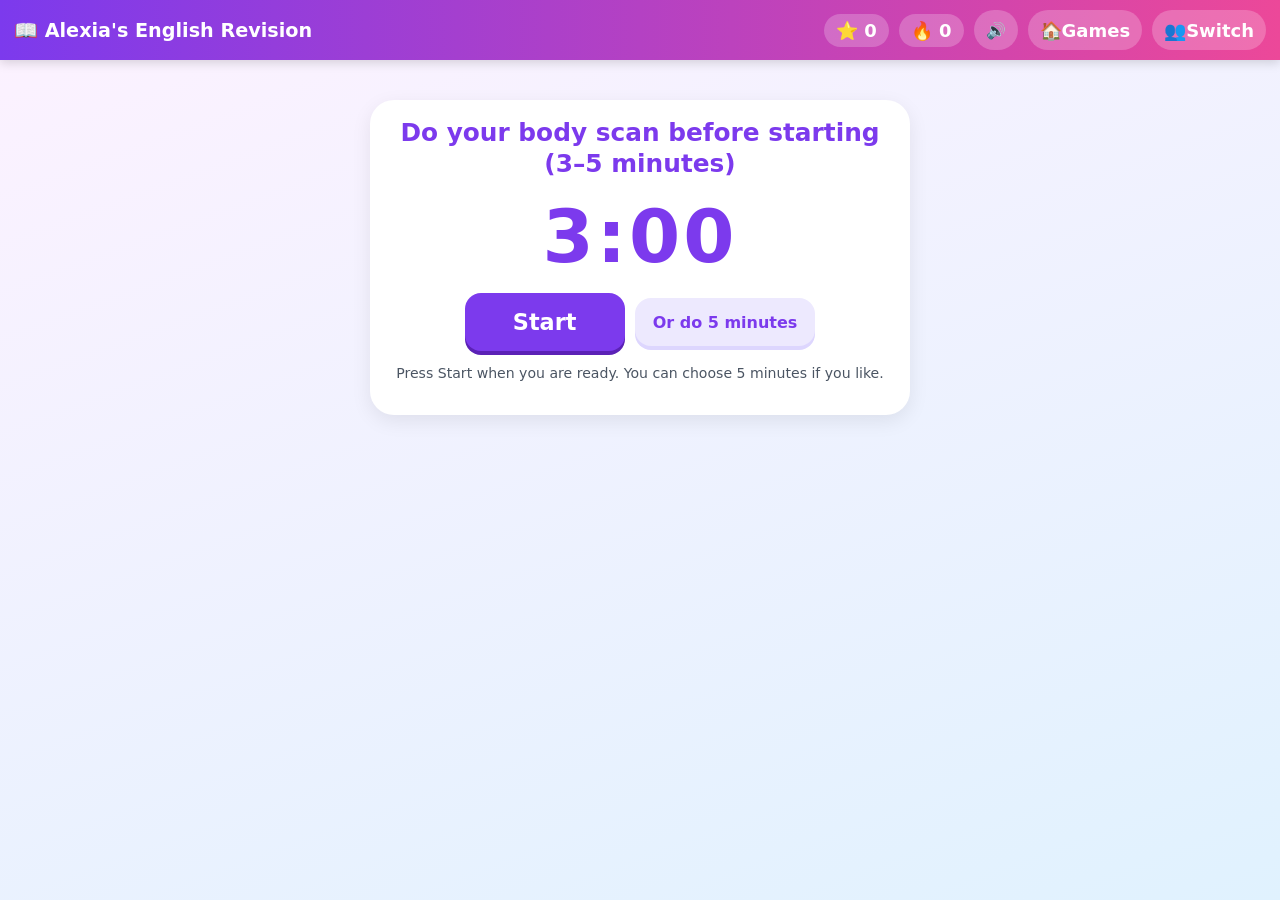
<file: learn/alexia/english/index.html>
<!DOCTYPE html>
<html lang="en-AU">
<head>
<meta charset="utf-8">
<meta name="viewport" content="width=device-width, initial-scale=1, viewport-fit=cover">
<meta name="theme-color" content="#7c3aed">
<title>Alexia's English Revision</title>
<link rel="icon" href="data:image/svg+xml,%3Csvg xmlns='http://www.w3.org/2000/svg' viewBox='0 0 100 100'%3E%3Ctext y='.9em' font-size='90'%3E%F0%9F%93%96%3C/text%3E%3C/svg%3E">
<style>
:root{--ink:#1f2937;--gold:#f59e0b;--green:#16a34a;--green2:#22c55e;--red:#e11d48}
body.alexia{--main:#7c3aed;--main2:#8b5cf6;--soft:#ede9fe;--soft2:#faf5ff;--line:#ddd6fe;--shadow:#5b21b6;--bar:linear-gradient(90deg,#7c3aed,#ec4899);--bg:linear-gradient(160deg,#fdf2ff,#e0f2fe)}
body.ethan{--main:#2563eb;--main2:#3b82f6;--soft:#dbeafe;--soft2:#eff6ff;--line:#bfdbfe;--shadow:#1e40af;--bar:linear-gradient(90deg,#2563eb,#16a34a);--bg:linear-gradient(160deg,#ecfeff,#eff6ff 50%,#f0fdf4)}
*{box-sizing:border-box;-webkit-tap-highlight-color:transparent}
html,body{margin:0;padding:0}
body{font-family:"Trebuchet MS","Segoe UI",system-ui,-apple-system,Roboto,sans-serif;color:var(--ink);background:var(--bg);min-height:100vh;font-size:18px}
button{font-family:inherit;font-size:1rem;cursor:pointer;border:none;border-radius:16px;padding:12px 18px;min-height:48px;touch-action:manipulation}
button:focus-visible,a:focus-visible{outline:4px solid #fbbf24;outline-offset:2px}
.hidden{display:none!important}
.topbar{position:sticky;top:0;z-index:20;display:flex;align-items:center;gap:10px;padding:10px 14px;background:var(--bar);color:#fff;box-shadow:0 3px 10px rgba(0,0,0,.15)}
.topbar h1{font-size:1.2rem;margin:0;flex:1;white-space:nowrap;overflow:hidden;text-overflow:ellipsis;cursor:pointer}
.pill{background:rgba(255,255,255,.22);border-radius:999px;padding:6px 12px;font-weight:bold;white-space:nowrap}
.iconbtn{background:rgba(255,255,255,.22);color:#fff;min-height:40px;padding:6px 12px;border-radius:999px;text-decoration:none;font-weight:bold;display:inline-flex;align-items:center;white-space:nowrap}
@media (max-width:560px){.topbar{gap:6px;padding:8px 10px}.topbar .lbl{display:none}.topbar .pill{padding:4px 8px}.topbar h1{font-size:1rem;min-width:0}}
main{max-width:980px;margin:0 auto;padding:16px}
.card{background:#fff;border-radius:24px;padding:18px;box-shadow:0 6px 20px rgba(0,0,0,.08);margin-bottom:16px}
.hero{display:flex;gap:16px;align-items:center;flex-wrap:wrap}
.hero .big{font-size:3.2rem}
.hero h2{margin:0 0 4px;font-size:1.6rem;color:var(--main)}
.btn{background:var(--main);color:#fff;font-weight:bold;box-shadow:0 4px 0 var(--shadow)}
.btn:active{transform:translateY(2px);box-shadow:0 2px 0 var(--shadow)}
.btn.orange{background:#ff8a3d;box-shadow:0 4px 0 #c2410c}.btn.green{background:var(--green);box-shadow:0 4px 0 #166534}
.btn.ghost{background:var(--soft);color:var(--main);box-shadow:0 4px 0 var(--line)}
.btn.small{min-height:38px;padding:6px 12px;font-size:.9rem}
.btn:disabled{opacity:.45;cursor:not-allowed}
.btn.huge{font-size:1.4rem;padding:16px 30px}
.row{display:flex;gap:12px;flex-wrap:wrap;align-items:center}
.tag{display:inline-block;background:var(--soft);color:var(--main);border-radius:999px;padding:3px 12px;font-size:.9rem;font-weight:bold}
.tag.new{background:#fef3c7;color:#92400e}.tag.ok{background:#dcfce7;color:#166534}.tag.school{background:#ffedd5;color:#9a3412}
.secs{display:grid;grid-template-columns:repeat(auto-fill,minmax(170px,1fr));gap:10px;margin:12px 0}
.sec{background:var(--soft2);border:3px solid var(--line);border-radius:16px;padding:10px;font-size:.95rem;font-family:inherit;color:inherit;text-align:left;display:flex;flex-direction:column;gap:3px;cursor:pointer;min-height:48px;box-shadow:0 3px 0 var(--line);transition:transform .08s,border-color .15s,box-shadow .15s;-webkit-tap-highlight-color:transparent;touch-action:manipulation}
.sec:hover{border-color:var(--main);transform:translateY(-2px);box-shadow:0 5px 0 var(--line)}
.sec:active{transform:translateY(2px);box-shadow:0 1px 0 var(--line)}
.sec:focus-visible{outline:4px solid var(--main);outline-offset:2px}
.sec.full{background:#ecfdf5;border-color:#86efac}
.sec .secst{font-weight:800}
.sec .secgo{font-size:.8rem;font-weight:800;color:var(--main);margin-top:2px}
.sec b{display:block;color:var(--main);font-size:1.05rem}
.week{display:grid;grid-template-columns:repeat(7,1fr);gap:8px;text-align:center}
.wd{background:#f8fafc;border:3px solid #e5e7eb;border-radius:14px;padding:6px 2px;font-size:.85rem}
.wd .dn{font-weight:bold}.wd .st{font-size:1.5rem;line-height:1.4}
.wd.done{background:#dcfce7;border-color:#86efac}.wd.today{border-color:var(--main);box-shadow:0 0 0 3px var(--line)}.wd.fri{background:#fef9c3}
.wd.done.fri{background:#bbf7d0}
.focus{background:#fff7ed;border:3px solid #fb923c;border-radius:18px;padding:12px 14px;margin-bottom:16px}
details summary{cursor:pointer;font-weight:bold;color:var(--main);min-height:40px;display:flex;align-items:center}
.path{list-style:none;padding:0;margin:8px 0;display:flex;flex-direction:column;gap:6px}
.path li{display:flex;align-items:center;gap:8px;flex-wrap:wrap;background:#f8fafc;border-radius:12px;padding:6px 10px;font-size:.92rem}
.path li.cur{background:#fef3c7;border:2px solid #f59e0b}.path li.done{background:#f0fdf4}
.path .code{color:#6b7280;font-size:.8rem}
.small{font-size:.88rem;color:#4b5563}
/* play */
.playhead{display:flex;align-items:center;gap:10px;flex-wrap:wrap;margin-bottom:10px}
.playhead .secname{font-weight:bold;color:var(--main);font-size:1.15rem;flex:1}
.bars{display:grid;grid-template-columns:auto 1fr auto;gap:6px 10px;align-items:center;margin-bottom:12px;font-size:.9rem;font-weight:bold}
.pbar{height:16px;background:#e5e7eb;border-radius:999px;overflow:hidden}
.pbar>div{height:100%;background:var(--main2);border-radius:999px;transition:width .3s}
.pbar.time>div{background:linear-gradient(90deg,#22c55e,#facc15)}
.pbar.time.over>div{background:#fb923c}
.timesup{background:#fff7ed;border:3px solid #fb923c;border-radius:14px;padding:8px 12px;margin-bottom:10px;text-align:center;font-weight:bold}
.prompt{font-size:1.3rem;line-height:1.6;margin-bottom:12px;text-align:center}
.stage{display:flex;flex-direction:column;align-items:center;gap:12px;min-height:80px}
.vis{display:flex;flex-direction:column;align-items:center;gap:8px;width:100%}
svg{display:block;max-width:100%}
svg.bar{width:100%;max-width:640px;height:auto}
svg.nl{width:100%;max-width:760px;height:auto}
svg.pizza{width:min(42vw,200px);height:auto}
svg.graph{height:auto;width:100%}
svg.shape{height:auto;width:auto;max-width:100%}
svg.jl{width:100%;height:auto}
.gtitle{font-weight:bold;text-align:center;color:#374151}
.gwrap{max-width:420px;width:100%}
.controls{display:flex;gap:12px;justify-content:center;margin-top:14px;flex-wrap:wrap}
.hint{margin-top:12px;background:#fffbeb;border:3px dashed #fbbf24;border-radius:16px;padding:12px;text-align:center;font-size:1.1rem}
.hint .guided{display:block;font-size:.85rem;color:#92400e;font-weight:bold}
.hint .h1{display:inline-block;text-align:left;vertical-align:top}
.hint .more{margin-top:8px}
.hint .more .btn{font-size:.95rem;padding:6px 14px}
.hint .hint2{margin-top:10px;padding-top:8px;border-top:2px dotted #fbbf24;text-align:left;display:inline-block}
.feedback{margin-top:14px;border-radius:20px;padding:14px;text-align:center;font-size:1.1rem;animation:pop .25s ease-out}
.feedback.good{background:#dcfce7;border:3px solid var(--green2)}
.feedback.bad{background:#fff1f2;border:3px solid #fda4af}
.fbtitle{font-size:1.45rem;font-weight:bold;margin-bottom:6px}
.expl{margin:10px auto;max-width:720px;line-height:1.7;display:flex;flex-direction:column;align-items:center;gap:6px}
.tellbox{background:#eff6ff;border:3px solid #60a5fa;border-radius:16px;padding:10px 12px;margin:10px auto;max-width:640px}
@keyframes pop{from{transform:scale(.92);opacity:0}to{transform:scale(1);opacity:1}}
.opts{display:grid;grid-template-columns:repeat(4,1fr);gap:12px;width:100%;max-width:680px}
.opt{background:#fff;border:4px solid var(--line);font-size:1.6rem;padding:12px 6px;min-height:84px;color:var(--ink)}
.opt:hover{border-color:var(--main2)}
.opt.right{background:#dcfce7;border-color:var(--green2)}.opt.wrong{background:#ffe4e6;border-color:var(--red)}
.opts.txt .opt{font-size:1.15rem;min-height:64px}
.opts.opts3{grid-template-columns:repeat(3,1fr);max-width:600px}
.opts.opts3 .opt small{display:block;font-size:.85rem;color:#4b5563;font-weight:normal}
.opts.pics{grid-template-columns:repeat(3,1fr)}.opts.pics .opt{padding:10px}
@media (max-width:560px){.opts{grid-template-columns:repeat(2,1fr)}.opts.pics{grid-template-columns:1fr}.opt{font-size:1.3rem}}
.entryrow{display:flex;align-items:center;justify-content:center;gap:12px;flex-wrap:wrap;font-size:2.2rem;font-weight:bold}
.entryrow small{font-size:1rem;color:#6b7280}
.op{font-size:2.2rem;font-weight:bold}
.ebox{display:inline-block;min-width:1.6em;min-height:1.15em;border:3px dashed var(--main2);border-radius:10px;color:var(--main);background:var(--soft2);text-align:center;cursor:pointer;line-height:1.1;margin:2px 0;padding:0 .15em}
.ebox.active{border-style:solid;border-color:var(--main);background:var(--soft);box-shadow:0 0 0 4px var(--line)}
.ebox.okb{border-color:var(--green);color:var(--green)}.ebox.badb{border-color:var(--red);color:var(--red)}
.keypad{display:grid;grid-template-columns:repeat(5,1fr);gap:8px;max-width:420px;width:100%}
.keypad button{background:var(--soft);color:var(--main);font-size:1.5rem;font-weight:bold;min-height:56px;box-shadow:0 3px 0 var(--line)}
.keypad button.wide{grid-column:span 2;font-size:1.05rem}
.frac{display:inline-flex;flex-direction:column;align-items:center;vertical-align:middle;line-height:1.05;margin:0 .15em;font-weight:bold}
.frac .num{border-bottom:3px solid currentColor;padding:0 .2em}.frac .den{padding:0 .2em}
.frac.big{font-size:1.5em}.frac.huge,.mixed.huge{font-size:1.15em}
.mixed{display:inline-flex;align-items:center;font-weight:bold}.mixed .wn{font-size:1.25em;margin-right:.08em}
.dec{font-weight:bold;white-space:nowrap}.dec.big{font-size:1.4em}.dec.huge{font-size:2.6em}
.bigq{font-size:2rem;font-weight:bold;text-align:center;margin:6px 0}
.cmp{display:flex;align-items:center;justify-content:center;gap:28px;flex-wrap:wrap;font-size:1.6rem}
.cmp .qm{font-size:2.2rem;font-weight:bold;color:var(--main2);border:4px dashed var(--line);border-radius:50%;width:66px;height:66px;display:flex;align-items:center;justify-content:center}
.story{display:block;font-size:1.2rem;line-height:1.6;background:var(--soft2);border-radius:18px;padding:12px 16px;max-width:720px;margin:0 auto;text-align:left}
.grids{display:flex;gap:22px;justify-content:center;flex-wrap:wrap}
table.pv{border-collapse:collapse;margin:8px auto;font-size:1.3rem}
table.pv th{font-size:.8rem;color:#6b7280;padding:2px 10px;font-weight:normal}
table.pv td{border:3px solid var(--line);min-width:48px;text-align:center;font-weight:bold;padding:4px 8px;background:var(--soft2)}
table.pv td.pt{border:none;background:none;min-width:10px}
table.dtab{border-collapse:collapse;margin:6px auto;font-size:1.15rem}
table.dtab th,table.dtab td{border:2px solid #cbd5e1;padding:6px 14px;text-align:center}
table.dtab th{background:var(--soft)}
.colsum{font-size:1.3rem;font-weight:bold;border-collapse:collapse;margin:6px auto}.colsum td{padding:2px 8px;text-align:right}.colsum tr.tot td{border-top:3px solid #1f2937}
.groups{display:flex;flex-wrap:wrap;gap:10px;justify-content:center}
.plate{background:#fef3c7;border:3px solid #f59e0b;border-radius:50%;min-width:84px;min-height:84px;display:flex;align-items:center;justify-content:center;flex-wrap:wrap;padding:8px;font-size:1.3rem;max-width:120px}
.pict{display:flex;flex-direction:column;gap:6px;font-size:1.6rem;background:#f8fafc;border-radius:14px;padding:10px 14px}
.pict .lab{display:inline-block;width:130px;font-size:1rem;font-weight:bold}.pict .key{font-size:1rem}
.compass{font-size:1.5rem;font-weight:bold;text-align:center;line-height:1.5;background:#f8fafc;border-radius:50%;width:120px;height:120px;display:flex;align-items:center;justify-content:center}
.tentry b{margin:0 .1em}
.example{background:#f0fdf4;border:3px solid #86efac;border-radius:18px;padding:12px 16px;max-width:760px;margin:0 auto;text-align:center;display:flex;flex-direction:column;align-items:center;gap:6px}
.example h3{margin:0;color:#166534}
/* results */
.results{text-align:center}
.results .stars{font-size:3.4rem;color:var(--gold);letter-spacing:6px}
.results h2{color:var(--main);font-size:1.8rem;margin:8px 0}
table.sum{border-collapse:collapse;margin:10px auto;font-size:1rem;min-width:min(100%,460px)}
table.sum th,table.sum td{border-bottom:2px solid #e5e7eb;padding:6px 10px;text-align:left}
.acc{display:inline-block;height:12px;border-radius:6px;background:var(--green2);vertical-align:middle}
.msg{border-radius:14px;padding:8px 12px;margin:8px auto;max-width:640px}
.msg.up{background:#ecfdf5;color:#065f46}.msg.next{background:#fef3c7;color:#92400e}
.confetti{position:fixed;top:-20px;width:12px;height:18px;z-index:50;pointer-events:none;animation:fall linear forwards}
@keyframes fall{to{transform:translateY(110vh) rotate(720deg)}}
.say{background:var(--soft);color:var(--main);min-height:40px;padding:4px 12px;border-radius:999px;font-size:1rem;vertical-align:middle;margin-left:6px}
#prompt.bigp{font-size:2.2rem;font-weight:bold}
a.btn{display:inline-flex;align-items:center;text-decoration:none;padding:12px 18px;border-radius:16px;min-height:48px}
.tag.redo{background:#fff7ed;color:#c2410c;border:2px solid #fdba74}
.redonote{margin:6px 0;font-weight:700;color:#9a3412}
.fixedline{display:inline-block;background:#ecfdf5;color:#065f46;border-radius:12px;padding:8px 14px;font-weight:700;margin:4px 0}
.rv{text-align:left}.rvhead{display:flex;flex-wrap:wrap;gap:8px;align-items:center;margin-bottom:6px}.rvhead b{color:var(--main);font-size:1.1rem}
.rvprompt{justify-content:flex-start}.rvans{display:flex;flex-direction:column;gap:6px;margin:10px 0}
.chip{border-radius:12px;padding:8px 12px;font-weight:700;line-height:1.5}.chip.bad{background:#fef2f2;color:#991b1b;border:2px solid #fecaca}.chip.ok{background:#ecfdf5;color:#065f46;border:2px solid #a7f3d0}
.chip svg{max-height:110px;width:auto;vertical-align:middle}.rvst{font-weight:700;color:#9a3412}
.rvexp{background:var(--soft2);border:3px solid var(--line);border-radius:14px;padding:10px 14px;margin:8px 0}.rvexp ol.steps{margin:6px 0 4px;padding-left:22px}.rvexp li{margin:3px 0}
.rvtry{display:flex;flex-wrap:wrap;gap:10px;align-items:flex-start}.rvplay{flex-basis:100%}.rvmini{border:3px dashed var(--line);border-radius:14px;padding:10px;margin-top:6px}
.rvctl{gap:10px;align-items:center;flex-wrap:wrap}.rvctl select{font:inherit;font-size:1rem;padding:8px 10px;border-radius:12px;border:3px solid var(--line);background:#fff;min-height:44px;max-width:100%}
.seg{display:flex;gap:6px}.rvnav{justify-content:space-between;align-items:center;margin:8px 0 20px}.rvnone{text-align:center;font-size:1.1rem}
.rvfb{margin-top:8px;display:flex;flex-direction:column;gap:6px;align-items:flex-start}
.rvprompt{display:flex;align-items:center;gap:8px;flex-wrap:wrap}.rvvar{background:#fff;border-radius:10px;padding:6px 10px;margin:4px 0;font-weight:600}
.rvvar .story,.chip .story{display:inline;background:none;padding:0;margin:0;font-size:inherit}.rvmini{text-align:center}.rvmini .keypad{margin:8px auto}.rvmini .opts{margin:8px auto}
.seg .btn:not(.ghost){color:#fff}

/* dad's Vipassana reminder on the results screen (25 Nov–6 Dec 2026) */
.dad-note{text-align:left;margin:16px 0 4px;padding:14px 16px;background:var(--soft2);border:3px solid var(--line);border-radius:16px;color:inherit;overflow-wrap:anywhere}
.dad-note p{margin:0 0 8px;font-weight:700;color:var(--main)}
.dad-note ol{margin:0;padding-left:22px}
.dad-note li{margin:6px 0;line-height:1.45}

/* body-scan start gate (25 Nov–6 Dec 2026) */
#bodyScanGate{max-width:540px;margin:24px auto}
.bodyscan-card{text-align:center}
.bodyscan-card h2{color:var(--main);font-size:1.55rem;margin:0 0 8px;line-height:1.25}
.bodyscan-time{font-size:4.6rem;font-weight:800;letter-spacing:3px;color:var(--main);line-height:1.05;margin:18px 0;font-variant-numeric:tabular-nums}
#bodyScanGate .row .btn{min-width:160px}
#bodyScanDone.hidden{display:none!important}

/* optional next-lesson rating on the results screen */
.next-rate{text-align:center;margin:16px 0 8px;padding:12px 8px}
.next-rate-label{font-weight:800;font-size:1.3rem;color:var(--main);margin:0 0 12px}
.next-rate-btns{display:flex;flex-wrap:wrap;justify-content:center;gap:10px}
.next-rate-btns .rate-btn{flex:1 1 130px;max-width:200px;overflow-wrap:anywhere}
.rate-btn.on,.rate-btn[aria-pressed="true"]{box-shadow:0 0 0 4px var(--main),0 4px 0 var(--shadow)}

/* ===== English revision extras ===== */
.opts.sent{grid-template-columns:1fr;max-width:640px}
.opts.sent .opt{font-size:1.1rem;text-align:left;justify-content:flex-start;min-height:56px;padding:12px 16px;line-height:1.35}
.opts.txt .opt{font-size:1.2rem}
.esent{font-size:1.35rem;line-height:1.5;background:#faf5ff;border:2px solid #ddd6fe;border-radius:14px;padding:10px 16px;margin:6px auto;max-width:640px;text-align:center}
.esent b{color:#6d28d9}
.passage{font-size:1.1rem;line-height:1.55;background:#fffbeb;border:2px solid #fcd34d;border-radius:14px;padding:12px 18px;max-width:640px;margin:0 auto;text-align:left}
.passage h4{margin:0 0 6px;text-align:center}
.gap{display:inline-block;min-width:3.2em;border-bottom:3px solid #7c3aed;margin:0 4px;height:1.1em;vertical-align:baseline}
.pmark{font-size:1.9rem;font-weight:800;line-height:1}
.tiles{display:flex;flex-wrap:wrap;gap:6px;justify-content:center;margin:6px 0}
.tiles span{display:inline-flex;align-items:center;justify-content:center;width:42px;height:46px;background:#fef3c7;border:2px solid #f59e0b;border-radius:8px;font-weight:800;font-size:1.4rem;color:#78350f;box-shadow:0 2px 0 #d97706}
.tiles span.gapt{background:#ede9fe;border-color:#7c3aed;color:#7c3aed}
.tiles i{width:16px}
.emo{font-size:3rem;line-height:1.1;text-align:center}
.cipher{display:inline-block;font-family:ui-monospace,Menlo,Consolas,monospace;font-size:1.6rem;font-weight:800;letter-spacing:.18em;background:#111827;color:#a7f3d0;border-radius:10px;padding:8px 16px;margin:4px auto}
.cipher.sm{font-size:1rem;padding:2px 8px;letter-spacing:.1em}
.wsx{display:grid;grid-template-columns:repeat(2,1fr);gap:10px;width:100%}
.wsc{background:#fff;border:2px solid #bbf7d0;border-radius:14px;padding:8px 10px;text-align:center}
.wsc p{margin:4px 0}.wsc .tiles span{width:30px;height:34px;font-size:1.05rem}
.wsc .esent{font-size:1rem;padding:6px 8px}
.wsc.wide{width:100%;box-sizing:border-box}
.azs{display:flex;flex-wrap:wrap;gap:2px;justify-content:center}.azs span{font-size:.8rem;font-weight:700;background:#dcfce7;border-radius:4px;padding:1px 4px}
.extable{border-collapse:collapse;margin:4px auto}.extable td,.extable th{border:1px solid #d1d5db;padding:4px 8px}
@media (max-width:560px){.opts.sent{grid-template-columns:1fr}.wsx{grid-template-columns:1fr}.tiles span{width:34px;height:38px;font-size:1.15rem}.esent{font-size:1.15rem}}

</style>
</head>
<body class="alexia">
<header class="topbar">
  <h1 id="homeLink" title="Today's lesson">📖 <span id="titleName">Alexia</span>'s English Revision</h1>
  <span class="pill" id="ptsPill" title="Points">⭐ 0</span>
  <span class="pill" id="streakPill" title="Days in a row">🔥 0</span>
  <button class="iconbtn" id="soundBtn" aria-label="Sound on or off">🔊</button>
  <a class="iconbtn" id="gamesBtn" href="../../index.html" title="My games">🏠<span class="lbl"> Games</span></a>
  <a class="iconbtn" id="switchBtn" href="../../index.html?switch=1" title="Switch player">👥<span class="lbl"> Switch</span></a>
</header>
<main>
<section id="bodyScanGate" class="hidden"><div class="card bodyscan-card" id="bodyScanCard"></div></section>
<section id="home" class="hidden"><div id="homeBody"></div></section>
<section id="play" class="hidden">
  <div class="playhead"><button class="btn ghost" id="quitBtn">⏸️ Pause</button><div class="secname" id="secName"></div></div>
  <div class="bars"><span>✏️ Questions</span><div class="pbar" id="progBar"><div style="width:0"></div></div><span id="progTxt"></span>
    <span>⏱️ Time</span><div class="pbar time" id="timeBar"><div style="width:0"></div></div><span id="timeTxt"></span></div>
  <div class="timesup hidden" id="timesUp">⏰ 10 minutes are up! Great effort. You can finish the last questions, or pause and come back later.</div>
  <div class="card">
    <div class="prompt"><span id="prompt"></span><button class="say" id="sayBtn" aria-label="Read the question aloud">🔈</button></div>
    <div class="vis" id="qvis"></div>
    <div class="stage" id="stage"></div>
    <div class="controls" id="controls"><button class="btn ghost" id="hintBtn">💡 Hint</button><button class="btn green" id="checkBtn">Check ✓</button></div>
    <div class="hint hidden" id="hintBox"></div>
    <div class="feedback hidden" id="feedback"></div>
  </div>
</section>
<section id="results" class="hidden"><div class="card results" id="resultsCard"></div></section>
<section id="review" class="hidden"><div id="reviewBody"></div></section>
</main>
<!-- "From school today" entries and extra topic modules live in focus.js (see README.md). -->
<script src="focus.js"></script>
<script>
(function(){
'use strict';
/* ===== shared helpers and pictures (copied/adapted from the existing games) ===== */
const OR='#ff8a3d',BL='#3b82f6',GRN='#15803d',RED='#e11d48',PU='#8b5cf6',YEL='#facc15';
const PAL=['#3b82f6','#f97316','#22c55e','#ec4899','#8b5cf6','#facc15','#14b8a6'];
const esc=s=>String(s).replace(/[&<>"']/g,c=>({'&':'&amp;','<':'&lt;','>':'&gt;','"':'&quot;',"'":'&#39;'}[c]));
const range=n=>[...Array(n).keys()];
const gcd=(a,b)=>b?gcd(b,a%b):Math.abs(a);
const lcm=(a,b)=>a/gcd(a,b)*b;
const F=(n,d,cls='')=>`<span class="frac ${cls}"><span class="num">${n}</span><span class="den">${d}</span></span>`;
const M=(w,n,d,cls='')=>`<span class="mixed ${cls}"><span class="wn">${w}</span>${F(n,d)}</span>`;
/* decimals as whole numbers of hundredths (Decimal Zoom) */
const plc=v=>v%100===0?0:v%10===0?1:2;
const D=(v,pl)=>{const w=Math.floor(v/100),r=v%100;if(pl==null)pl=plc(v);if(pl===0)return String(w);if(pl===1)return w+'.'+Math.floor(r/10);return w+'.'+String(r).padStart(2,'0');};
/* thousandths */
const D3=(vt,pl)=>{const w=Math.floor(vt/1000),r=vt%1000;if(pl==null)pl=r===0?0:r%100===0?1:r%10===0?2:3;if(pl===0)return String(w);return w+'.'+String(r).padStart(3,'0').slice(0,pl);};
const money=c=>'$'+Math.floor(c/100)+'.'+String(c%100).padStart(2,'0');
const DEC=(s,cls='big')=>`<span class="dec ${cls}">${s}</span>`;

function barSVG({parts=10,fills=[],w=600,h=60,labels=null}){
  const pw=w/parts;let s=`<svg class="bar" viewBox="-6 -8 ${w+12} ${h+16}" aria-label="bar cut into ${parts} parts">`;
  for(let i=0;i<parts;i++){s+=`<rect x="${i*pw}" y="0" width="${pw}" height="${h}" fill="${fills[i]||'#ffffff'}" stroke="#374151" stroke-width="2"/>`;
    if(labels&&labels[i]!=null)s+=`<text x="${i*pw+pw/2}" y="${h/2+8}" text-anchor="middle" font-size="22" font-weight="bold" fill="#1f2937">${labels[i]}</text>`;}
  return s+`<rect x="0" y="0" width="${w}" height="${h}" fill="none" stroke="#1f2937" stroke-width="4"/></svg>`;
}
const fillN=(n,col=OR)=>range(n).map(()=>col);
function grid100(v,{size=200,col=OR}={}){
  const c=size/10;let s=`<svg class="g100" viewBox="-3 -3 ${size+6} ${size+6}" width="${size}" aria-label="hundred grid with ${v} squares shaded">`;
  for(let i=0;i<100;i++){const x=Math.floor(i/10)*c,y=(i%10)*c;s+=`<rect x="${x}" y="${y}" width="${c}" height="${c}" fill="${i<v?col:'#fff'}" stroke="#9ca3af" stroke-width="1"/>`;}
  for(let k=1;k<10;k++)s+=`<line x1="${k*c}" y1="0" x2="${k*c}" y2="${size}" stroke="#374151" stroke-width="2"/>`;
  return s+`<rect x="0" y="0" width="${size}" height="${size}" fill="none" stroke="#1f2937" stroke-width="3"/></svg>`;
}
function pizzaSVG({parts,shaded=0,r=90}){
  const c=r+10,T=2*Math.PI/parts,P=a=>[c+r*Math.cos(a),c+r*Math.sin(a)];
  let s=`<svg class="pizza" viewBox="0 0 ${2*c} ${2*c}" aria-label="pizza cut into ${parts} slices">`;
  s+=`<circle cx="${c}" cy="${c}" r="${r+8}" fill="#d9954a"/>`;
  if(parts===1)return s+`<circle cx="${c}" cy="${c}" r="${r}" fill="${shaded?'#ffb703':'#fff3d6'}" stroke="#8a4b16" stroke-width="2.5"/></svg>`;
  for(let i=0;i<parts;i++){const a0=-Math.PI/2+i*T,a1=a0+T,[x0,y0]=P(a0),[x1,y1]=P(a1);
    s+=`<path d="M${c},${c} L${x0.toFixed(2)},${y0.toFixed(2)} A${r},${r} 0 ${T>Math.PI?1:0} 1 ${x1.toFixed(2)},${y1.toFixed(2)} Z" fill="${i<shaded?'#ffb703':'#fff3d6'}" stroke="#8a4b16" stroke-width="2.5"/>`;}
  return s+'</svg>';
}
function fracSVG(x,y,n,d,color='#1f2937',size=16){const hw=d>=100?16:11;
  return `<text x="${x}" y="${y}" text-anchor="middle" font-size="${size}" font-weight="bold" fill="${color}">${n}</text><line x1="${x-hw}" y1="${y+5}" x2="${x+hw}" y2="${y+5}" stroke="${color}" stroke-width="2.5"/><text x="${x}" y="${y+22}" text-anchor="middle" font-size="${size}" font-weight="bold" fill="${color}">${d}</text>`;}
/* number line (from Decimal Zoom). values in "unit" sub-units; lines:[{lo,hi,step,lab,labs,marks,highlight,tag}] */
function dl({lines,w=680,gap=124,top=64,unit=100,fmt=D}){
  const m=40,Lw=w-2*m,H=top+gap*(lines.length-1)+72;const Xf=ln=>v=>m+(v-ln.lo)/(ln.hi-ln.lo)*Lw;
  let s=`<svg class="nl" viewBox="0 0 ${w} ${H}" aria-label="number line">`;
  lines.forEach((ln,j)=>{const y=top+j*gap,X=Xf(ln),st=ln.step,px=X(ln.lo+st)-X(ln.lo);
    s+=`<line x1="${X(ln.lo)}" y1="${y}" x2="${X(ln.hi)}" y2="${y}" stroke="#1f2937" stroke-width="4" stroke-linecap="round"/>`;
    if(ln.tag)s+=`<text x="${X(ln.lo)-30}" y="${y-30}" font-size="15" font-weight="bold" fill="#6b7280">${ln.tag}</text>`;
    for(let v=ln.lo;v<=ln.hi+1e-9;v+=st){const x=X(v),whole=v%unit===0,hh=whole?17:10;
      s+=`<line x1="${x}" y1="${y-hh}" x2="${x}" y2="${y+hh}" stroke="#1f2937" stroke-width="${whole?3.5:2.5}"/>`;
      const hl=ln.highlight===v;let lab=whole||ln.lab==='all'||(ln.lab==='ends'&&(v===ln.lo||v===ln.hi))||(ln.labs&&ln.labs.includes(v))||hl;
      if(ln.lab==='all'&&px<26&&!whole&&!hl&&(v/st)%2!==0)lab=false;
      if(lab){const col=hl?GRN:'#1f2937';if(ln.fr&&!whole)s+=fracSVG(x,y+33,ln.fr(v)[0],ln.fr(v)[1],col);else s+=`<text x="${x}" y="${y+40}" text-anchor="middle" font-size="${whole?22:(px<34?15:18)}" font-weight="bold" fill="${col}">${fmt(v)}</text>`;}
      if(hl)s+=`<circle cx="${x}" cy="${y}" r="12" fill="#22c55e" stroke="#fff" stroke-width="3"/>`;}
    (ln.marks||[]).forEach(mk=>{const x=X(mk.v),c=mk.color||OR,ry=y-24-(mk.row||0)*21;
      if(mk.label!=null){if(mk.row)s+=`<line x1="${x}" y1="${y-10}" x2="${x}" y2="${ry+4}" stroke="${c}" stroke-width="1.5"/>`;
        s+=`<text x="${x}" y="${ry}" text-anchor="middle" font-size="16" font-weight="bold" fill="${c}" stroke="#fff" stroke-width="4" paint-order="stroke">${mk.label}</text>`;}
      s+=`<circle cx="${x}" cy="${y}" r="10" fill="${c}" stroke="#fff" stroke-width="3"/>`;});});
  return s+'</svg>';
}
/* column graph (from Data Dash). items:[{icon,name,n,col}] */
function colSVG(items,{max=10,hl=[],nums=false,title='',scale=1,ylabel=''}={}){
  const u=26,L=48,T=16,cw=64,gp=24,k=items.length,W=L+k*(cw+gp)+gp/2,base=T+max*u,Hh=base+48,hv=n=>n/scale;
  let s=`<svg class="graph" viewBox="0 0 ${W} ${Hh}" style="max-width:${Math.round(W*1.15)}px" aria-label="column graph">`;
  for(let v=0;v<=max;v++){const y=base-v*u;s+=`<line x1="${L}" y1="${y}" x2="${W}" y2="${y}" stroke="${v?'#e5e7eb':'#1f2937'}" stroke-width="${v?1.5:3}"/>`;
    s+=`<text x="${L-6}" y="${y+5}" text-anchor="end" font-size="15" fill="#374151">${v*scale}</text>`;}
  s+=`<line x1="${L}" y1="${T-4}" x2="${L}" y2="${base}" stroke="#1f2937" stroke-width="3"/>`;
  items.forEach((it,i)=>{const x=L+gp/2+i*(cw+gp)+4,h=hv(it.n);
    if(h>0)s+=`<rect x="${x}" y="${base-h*u}" width="${cw}" height="${h*u}" rx="4" fill="${it.col}" stroke="${hl.includes(i)?'#111':'rgba(0,0,0,.3)'}" stroke-width="${hl.includes(i)?4:2}"/>`;
    if(nums||hl.includes(i))s+=`<text x="${x+cw/2}" y="${base-h*u-6}" text-anchor="middle" font-size="19" font-weight="bold" fill="#111">${it.n}</text>`;
    s+=`<text x="${x+cw/2}" y="${base+32}" text-anchor="middle" font-size="28">${it.icon}</text>`;});
  return (title?`<div class="gtitle">${esc(title)}</div>`:'')+s+'</svg>';
}
/* pie chart (from Data Dash): slices [{q,col}] out of den */
function pieSVG(slices,{r=90,den=4,labels=null}={}){
  const c=r+10,W=2*c;let a=-Math.PI/2,s=`<svg class="graph" viewBox="0 0 ${W} ${W}" style="max-width:${Math.round(W*1.3)}px" aria-label="pie chart">`;
  const pt=(ang,rr)=>[c+rr*Math.cos(ang),c+rr*Math.sin(ang)];
  slices.forEach((sl,i)=>{const da=sl.q/den*2*Math.PI,b=a+da;
    if(sl.q>=den)s+=`<circle cx="${c}" cy="${c}" r="${r}" fill="${sl.col}" stroke="#fff" stroke-width="3"/>`;
    else if(sl.q>0){const [x1,y1]=pt(a,r),[x2,y2]=pt(b,r);s+=`<path d="M${c},${c} L${x1},${y1} A${r},${r} 0 ${da>Math.PI?1:0} 1 ${x2},${y2} Z" fill="${sl.col}" stroke="#fff" stroke-width="3"/>`;}
    if(labels&&labels[i]){const [lx,ly]=pt(a+da/2,r*0.6);s+=`<text x="${lx}" y="${ly+6}" text-anchor="middle" font-size="${r*0.17}" font-weight="bold" fill="#111" stroke="#fff" stroke-width="4" paint-order="stroke">${labels[i]}</text>`;}
    a=b;});
  return s+`<circle cx="${c}" cy="${c}" r="${r}" fill="none" stroke="#1f2937" stroke-width="3"/></svg>`;
}
/* jump number line (from Number Facts Sprint) */
function jumpSVG(start,steps){
  const pts=[start];steps.forEach(s=>pts.push(pts[pts.length-1]+s));
  const back=steps.length&&steps.every(s=>s<0),n=steps.length,gap=150,W=80+n*gap,xs=pts.map((_,i)=>back?W-40-i*gap:40+i*gap);
  let s=`<svg class="jl" viewBox="0 0 ${W} 120" style="max-width:${W*1.3}px" aria-label="number line">`;
  s+=`<line x1="10" y1="88" x2="${W-10}" y2="88" stroke="#1f2937" stroke-width="3"/>`;
  steps.forEach((st,i)=>{const x1=xs[i],x2=xs[i+1],mx=(x1+x2)/2;
    s+=`<path d="M${x1},84 Q${mx},20 ${x2},84" fill="none" stroke="${st<0?RED:BL}" stroke-width="4"/>`;
    s+=`<text x="${mx}" y="38" text-anchor="middle" font-size="22" font-weight="bold" fill="${st<0?RED:BL}">${st<0?'−':'+'}${Math.abs(st)}</text>`;});
  pts.forEach((p,i)=>{s+=`<line x1="${xs[i]}" y1="80" x2="${xs[i]}" y2="96" stroke="#1f2937" stroke-width="3"/><text x="${xs[i]}" y="116" text-anchor="middle" font-size="20" font-weight="bold" fill="${i===pts.length-1?'#16a34a':'#1f2937'}">${p}</text>`;});
  return s+'</svg>';
}
function addJumps(a,b){const up=Math.ceil((a+1)/10)*10-a;return b>up&&a%10!==0?[up,b-up]:[b];}
function subJumps(a,b){const dn=a%10;return dn>0&&b>dn?[-dn,-(b-dn)]:[-b];}
/* ---- new pictures for the daily lessons ---- */
function clockSVG(h,m,{size=200}={}){const c=100,r=90;let s=`<svg class="clock" viewBox="0 0 200 200" width="${size}" aria-label="clock showing ${h}:${String(m).padStart(2,'0')}">`;
  s+=`<circle cx="${c}" cy="${c}" r="${r}" fill="#fff" stroke="#1f2937" stroke-width="6"/>`;
  for(let i=0;i<60;i++){const a=i*Math.PI/30,big=i%5===0,r1=big?r-12:r-6;s+=`<line x1="${c+r1*Math.sin(a)}" y1="${c-r1*Math.cos(a)}" x2="${c+(r-2)*Math.sin(a)}" y2="${c-(r-2)*Math.cos(a)}" stroke="#1f2937" stroke-width="${big?3:1.2}"/>`;}
  for(let i=1;i<=12;i++){const a=i*Math.PI/6;s+=`<text x="${c+(r-27)*Math.sin(a)}" y="${c-(r-27)*Math.cos(a)+7}" text-anchor="middle" font-size="19" font-weight="bold" fill="#1f2937">${i}</text>`;}
  const ha=((h%12)+m/60)*Math.PI/6,ma=m*Math.PI/30;
  s+=`<line x1="${c}" y1="${c}" x2="${c+48*Math.sin(ha)}" y2="${c-48*Math.cos(ha)}" stroke="#2563eb" stroke-width="8" stroke-linecap="round"/>`;
  s+=`<line x1="${c}" y1="${c}" x2="${c+72*Math.sin(ma)}" y2="${c-72*Math.cos(ma)}" stroke="#e11d48" stroke-width="5" stroke-linecap="round"/>`;
  return s+`<circle cx="${c}" cy="${c}" r="6" fill="#1f2937"/></svg>`;}
/* rectangle on a square grid; cell=size of one unit; labels:true shows side lengths; shade:true fills */
function rectSVG(w,h,{grid=true,labels=false,unit='',col='#bfdbfe',cut=null}={}){
  const cs=Math.min(34,Math.floor(300/Math.max(w,h))),W=w*cs+100,H=h*cs+60,x0=70,y0=20;
  let s=`<svg class="shape" viewBox="0 0 ${W} ${H}" width="${Math.round(W*1.2)}" aria-label="rectangle ${w} by ${h}">`;
  for(let i=0;i<w;i++)for(let j=0;j<h;j++){const cutOut=cut&&i>=w-cut[0]&&j<cut[1];if(cutOut)continue;s+=`<rect x="${x0+i*cs}" y="${y0+j*cs}" width="${cs}" height="${cs}" fill="${col}" stroke="${grid?'#64748b':col}" stroke-width="${grid?1:0}"/>`;}
  if(cut){const pts=[[0,0],[w-cut[0],0],[w-cut[0],cut[1]],[w,cut[1]],[w,h],[0,h]];s+=`<polygon points="${pts.map(p=>`${x0+p[0]*cs},${y0+p[1]*cs}`).join(' ')}" fill="none" stroke="#1f2937" stroke-width="4"/>`;}
  else s+=`<rect x="${x0}" y="${y0}" width="${w*cs}" height="${h*cs}" fill="none" stroke="#1f2937" stroke-width="4"/>`;
  if(labels){const L=typeof labels==='object'?labels:{};s+=`<text x="${x0+w*cs/2}" y="${y0+h*cs+30}" text-anchor="middle" font-size="18" font-weight="bold">${L.w!=null?L.w:w+' '+unit}</text>`;
    s+=`<text x="${x0-8}" y="${y0+h*cs/2+6}" text-anchor="end" font-size="18" font-weight="bold">${L.h!=null?L.h:h+(unit?' '+unit:'')}</text>`;}
  return s+'</svg>';}
function angleSVG(deg,{label=null,arc=true,size=240,rot=0}={}){const c=120,r=95;const a0=-rot*Math.PI/180,a1=-(rot+deg)*Math.PI/180;
  let s=`<svg class="shape" viewBox="0 0 240 240" width="${size}" aria-label="angle">`;
  s+=`<line x1="${c}" y1="${c}" x2="${c+r*Math.cos(a0)}" y2="${c+r*Math.sin(a0)}" stroke="#1f2937" stroke-width="5" stroke-linecap="round"/>`;
  s+=`<line x1="${c}" y1="${c}" x2="${c+r*Math.cos(a1)}" y2="${c+r*Math.sin(a1)}" stroke="#1f2937" stroke-width="5" stroke-linecap="round"/>`;
  if(arc){if(deg===90){const q=22,p=(a,l)=>[c+l*Math.cos(a),c+l*Math.sin(a)];const A=p(a0,q),B=p(a1,q),C=[A[0]+B[0]-c,A[1]+B[1]-c];s+=`<polyline points="${A} ${C} ${B}" fill="none" stroke="${RED}" stroke-width="3"/>`;}
    else{const ar=34,[x1,y1]=[c+ar*Math.cos(a0),c+ar*Math.sin(a0)],[x2,y2]=[c+ar*Math.cos(a1),c+ar*Math.sin(a1)];s+=`<path d="M${x1},${y1} A${ar},${ar} 0 ${deg>180?1:0} 0 ${x2},${y2}" fill="none" stroke="${RED}" stroke-width="3"/>`;}}
  if(label!=null){const am=-(rot+deg/2)*Math.PI/180;s+=`<text x="${c+58*Math.cos(am)}" y="${c+58*Math.sin(am)+6}" text-anchor="middle" font-size="20" font-weight="bold" fill="${RED}">${label}</text>`;}
  return s+`<circle cx="${c}" cy="${c}" r="4" fill="#1f2937"/></svg>`;}
/* straight line split into two angles */
function straightSVG(a,{la,lb}={}){const c=150,r=110,ar=-a*Math.PI/180;let s=`<svg class="shape" viewBox="0 0 300 160" width="300" aria-label="angles on a straight line">`;
  s+=`<line x1="${c-r}" y1="${c-20}" x2="${c+r}" y2="${c-20}" stroke="#1f2937" stroke-width="5"/>`;const cy=c-20;
  s+=`<line x1="${c}" y1="${cy}" x2="${c+r*Math.cos(ar)}" y2="${cy+r*Math.sin(ar)}" stroke="#1f2937" stroke-width="5"/>`;
  const m1=ar/2,m2=(ar-Math.PI)/2;s+=`<text x="${c+52*Math.cos(m1)}" y="${cy+52*Math.sin(m1)+6}" text-anchor="middle" font-size="19" font-weight="bold" fill="${BL}">${la}</text><text x="${c+52*Math.cos(m2)}" y="${cy+52*Math.sin(m2)+6}" text-anchor="middle" font-size="19" font-weight="bold" fill="${RED}">${lb}</text>`;
  return s+'</svg>';}
/* spinner with coloured sectors [{col,name}] equal size */
function spinnerSVG(cols,{r=90}={}){const n=cols.length,c=r+10;let s=`<svg class="graph" viewBox="0 0 ${2*c} ${2*c}" style="max-width:${2*c*1.2}px" aria-label="spinner with ${n} equal parts">`;
  cols.forEach((col,i)=>{const a0=-Math.PI/2+i*2*Math.PI/n,a1=a0+2*Math.PI/n;s+=`<path d="M${c},${c} L${c+r*Math.cos(a0)},${c+r*Math.sin(a0)} A${r},${r} 0 ${n===1?1:0} 1 ${c+r*Math.cos(a1)},${c+r*Math.sin(a1)} Z" fill="${col}" stroke="#fff" stroke-width="3"/>`;});
  s+=`<circle cx="${c}" cy="${c}" r="${r}" fill="none" stroke="#1f2937" stroke-width="3"/><line x1="${c}" y1="${c}" x2="${c+r*0.3}" y2="${c-r*0.65}" stroke="#111" stroke-width="5" stroke-linecap="round"/><circle cx="${c}" cy="${c}" r="7" fill="#111"/>`;
  return s+'</svg>';}
/* bag of marbles: counts [{col,n}] */
function bagSVG(groups){const all=[];groups.forEach(g=>{for(let i=0;i<g.n;i++)all.push(g.col);});const per=6,rows=Math.ceil(all.length/per),W=per*34+40,H=rows*34+50;
  let s=`<svg class="graph" viewBox="0 0 ${W} ${H}" style="max-width:${W*1.2}px" aria-label="bag of ${all.length} marbles">`;
  s+=`<path d="M10,30 Q${W/2},6 ${W-10},30 L${W-20},${H-6} Q${W/2},${H+4} 20,${H-6} Z" fill="#fef3c7" stroke="#92400e" stroke-width="3"/>`;
  all.forEach((col,i)=>{s+=`<circle cx="${37+(i%per)*34}" cy="${46+Math.floor(i/per)*34}" r="14" fill="${col}" stroke="rgba(0,0,0,.3)" stroke-width="2"/>`;});
  return s+'</svg>';}
/* dot array rows x cols */
function arraySVG(r,c,{col=BL,ring=0}={}){const g=30,W=c*g+20,H=r*g+20;let s=`<svg class="graph" viewBox="0 0 ${W} ${H}" style="max-width:${Math.min(560,W*1.4)}px" aria-label="array of ${r} rows of ${c}">`;
  for(let i=0;i<r;i++)for(let j=0;j<c;j++)s+=`<circle cx="${25+j*g}" cy="${25+i*g}" r="11" fill="${col}"/>`;
  if(ring)for(let i=0;i<r;i++)s+=`<rect x="8" y="${9+i*g}" width="${W-16}" height="${g-2}" rx="14" fill="none" stroke="${RED}" stroke-width="2"/>`;
  return s+'</svg>';}
/* equal groups: g plates with k items each */
function groupsSVG(g,k,{icon='🍪'}={}){let h='<div class="groups">';for(let i=0;i<g;i++)h+=`<div class="plate">${icon.repeat(k)}</div>`;return h+'</div>';}
/* coins & notes: list of cents values */
const COIN={5:['5c','#cbd5e1',22],10:['10c','#cbd5e1',26],20:['20c','#cbd5e1',30],50:['50c','#cbd5e1',33],100:['$1','#fbbf24',27],200:['$2','#fbbf24',24]};
const NOTE={500:['$5','#f9a8d4'],1000:['$10','#93c5fd'],2000:['$20','#fca5a5'],5000:['$50','#fde68a']};
function moneySVG(list){let x=10;const parts=[];list.forEach(v=>{if(NOTE[v]){parts.push(`<rect x="${x}" y="14" width="110" height="60" rx="6" fill="${NOTE[v][1]}" stroke="#374151" stroke-width="2"/><text x="${x+55}" y="52" text-anchor="middle" font-size="22" font-weight="bold">${NOTE[v][0]}</text>`);x+=120;}
  else{const [l,col,r]=COIN[v];parts.push(`<circle cx="${x+r}" cy="44" r="${r}" fill="${col}" stroke="#374151" stroke-width="2"/><text x="${x+r}" y="50" text-anchor="middle" font-size="${r>26?17:15}" font-weight="bold">${l}</text>`);x+=2*r+10;}});
  return `<svg class="graph" viewBox="0 0 ${x+4} 88" style="max-width:${Math.min(700,(x+4)*1.2)}px" aria-label="money">${parts.join('')}</svg>`;}
/* MAB blocks: hundreds flats, tens longs, ones */
function mabSVG(h,t,o){let x=6;let s='';const u=7;for(let i=0;i<h;i++){s+=`<rect x="${x}" y="6" width="${10*u}" height="${10*u}" fill="#fde68a" stroke="#92400e" stroke-width="2"/>`;for(let k=1;k<10;k++)s+=`<line x1="${x+k*u}" y1="6" x2="${x+k*u}" y2="${6+10*u}" stroke="#d97706" stroke-width=".7"/><line x1="${x}" y1="${6+k*u}" x2="${x+10*u}" y2="${6+k*u}" stroke="#d97706" stroke-width=".7"/>`;x+=10*u+8;}
  for(let i=0;i<t;i++){s+=`<rect x="${x}" y="6" width="${u+2}" height="${10*u}" fill="#93c5fd" stroke="#1e40af" stroke-width="2"/>`;x+=u+8;}
  for(let i=0;i<o;i++){s+=`<rect x="${x}" y="${6+9*u-2}" width="${u+3}" height="${u+3}" fill="#86efac" stroke="#166534" stroke-width="2"/>`;x+=u+7;}
  return `<svg class="graph" viewBox="0 0 ${x+6} ${10*u+14}" style="max-width:${Math.min(700,(x+6)*1.6)}px" aria-label="base ten blocks">${s}</svg>`;}
/* 2D shapes */
function polySVG(n,{col='#a7f3d0',size=160}={}){const c=80,r=64;const pts=range(n).map(i=>{const a=-Math.PI/2+i*2*Math.PI/n+(n===4?Math.PI/4:0);return `${c+r*Math.cos(a)},${c+r*Math.sin(a)}`;}).join(' ');
  return `<svg class="shape" viewBox="0 0 160 160" width="${size}" aria-label="shape with ${n} sides"><polygon points="${pts}" fill="${col}" stroke="#1f2937" stroke-width="4"/></svg>`;}
/* 3D solids, simple drawings */
function solidSVG(k,{size=170}={}){const st='stroke="#1f2937" stroke-width="3"',dash='stroke="#1f2937" stroke-width="2" stroke-dasharray="5 4" fill="none"';let b='';
  if(k==='cube'||k==='rectangular prism'){const w=k==='cube'?80:120,h=80,d=36;b=`<polygon points="30,60 ${30+w},60 ${30+w},${60+h} 30,${60+h}" fill="#bfdbfe" ${st}/><polygon points="30,60 ${30+d},${60-d} ${30+w+d},${60-d} ${30+w},60" fill="#dbeafe" ${st}/><polygon points="${30+w},60 ${30+w+d},${60-d} ${30+w+d},${60+h-d} ${30+w},${60+h}" fill="#93c5fd" ${st}/>`;}
  else if(k==='square pyramid')b=`<polygon points="30,130 120,130 85,20" fill="#fde68a" ${st}/><polygon points="120,130 150,105 85,20" fill="#fcd34d" ${st}/><line x1="30" y1="130" x2="60" y2="105" ${dash}/><line x1="60" y1="105" x2="150" y2="105" ${dash}/><line x1="60" y1="105" x2="85" y2="20" ${dash}/>`;
  else if(k==='triangular prism')b=`<polygon points="20,130 70,40 120,130" fill="#fbcfe8" ${st}/><polygon points="70,40 140,20 170,105 120,130" fill="#f9a8d4" ${st}/><line x1="20" y1="130" x2="90" y2="110" ${dash}/><line x1="90" y1="110" x2="170" y2="105" ${dash}/><line x1="90" y1="110" x2="140" y2="20" ${dash}/>`;
  else if(k==='triangular pyramid')b=`<polygon points="25,130 135,130 85,20" fill="#ddd6fe" ${st}/><polygon points="135,130 160,95 85,20" fill="#c4b5fd" ${st}/><line x1="25" y1="130" x2="160" y2="95" ${dash}/>`;
  else if(k==='cylinder')b=`<rect x="40" y="35" width="100" height="95" fill="#a7f3d0" stroke="none"/><line x1="40" y1="35" x2="40" y2="130" ${st}/><line x1="140" y1="35" x2="140" y2="130" ${st}/><ellipse cx="90" cy="130" rx="50" ry="14" fill="#a7f3d0" ${st}/><ellipse cx="90" cy="35" rx="50" ry="14" fill="#d1fae5" ${st}/>`;
  else if(k==='cone')b=`<polygon points="40,130 90,20 140,130" fill="#fed7aa" stroke="none"/><line x1="40" y1="130" x2="90" y2="20" ${st}/><line x1="140" y1="130" x2="90" y2="20" ${st}/><ellipse cx="90" cy="130" rx="50" ry="14" fill="#fdba74" ${st}/>`;
  else if(k==='sphere')b=`<circle cx="90" cy="80" r="60" fill="#fecaca" ${st}/><ellipse cx="90" cy="80" rx="60" ry="16" ${dash}/>`;
  else if(k==='pentagonal prism')b=`<polygon points="20,95 45,60 80,72 80,118 35,125" fill="#bbf7d0" ${st}/><polygon points="45,60 115,30 150,42 80,72" fill="#dcfce7" ${st}/><polygon points="80,72 150,42 150,88 80,118" fill="#86efac" ${st}/>`;
  return `<svg class="shape" viewBox="0 0 180 150" width="${size}" aria-label="${k}">${b}</svg>`;}
/* nets: cube (cross), square pyramid, triangular prism, rectangular prism, cylinder */
function netSVG(k){const u=40;let s='',W=260,H=200;const sq=(x,y,c='#bfdbfe',w=u,h=u)=>`<rect x="${x}" y="${y}" width="${w}" height="${h}" fill="${c}" stroke="#1f2937" stroke-width="2.5"/>`;
  if(k==='cube'){W=4*u+10;H=3*u+10;s=sq(5+u,5)+[0,1,2,3].map(i=>sq(5+i*u,5+u)).join('')+sq(5+u,5+2*u);}
  else if(k==='rectangular prism'){W=2*u+2*60+10;H=60+2*u+10+u;s=sq(5+u,5,'#bfdbfe',60,u)+sq(5,5+u,'#93c5fd',u,60)+sq(5+u,5+u,'#bfdbfe',60,60)+sq(5+u+60,5+u,'#93c5fd',u,60)+sq(5+2*u+60,5+u,'#bfdbfe',60,60)+sq(5+u,5+u+60,'#bfdbfe',60,u);}
  else if(k==='square pyramid'){W=3*u+10+40;H=W;const x=5+u+20,y=5+u+20;s=sq(x,y,'#fde68a')+`<polygon points="${x},${y} ${x+u},${y} ${x+u/2},${y-u}" fill="#fcd34d" stroke="#1f2937" stroke-width="2.5"/><polygon points="${x},${y+u} ${x+u},${y+u} ${x+u/2},${y+2*u}" fill="#fcd34d" stroke="#1f2937" stroke-width="2.5"/><polygon points="${x},${y} ${x},${y+u} ${x-u},${y+u/2}" fill="#fcd34d" stroke="#1f2937" stroke-width="2.5"/><polygon points="${x+u},${y} ${x+u},${y+u} ${x+2*u},${y+u/2}" fill="#fcd34d" stroke="#1f2937" stroke-width="2.5"/>`;}
  else if(k==='triangular prism'){W=3*u+10+2*35;H=u+2*35+10;const y=40;s=[0,1,2].map(i=>sq(40+i*u,y,'#f9a8d4')).join('')+`<polygon points="40,${y} 40,${y+u} 5,${y+u/2}" fill="#fbcfe8" stroke="#1f2937" stroke-width="2.5"/><polygon points="${40+3*u},${y} ${40+3*u},${y+u} ${75+3*u},${y+u/2}" fill="#fbcfe8" stroke="#1f2937" stroke-width="2.5"/>`;}
  else if(k==='cylinder'){W=200;H=200;s=`<circle cx="100" cy="28" r="23" fill="#d1fae5" stroke="#1f2937" stroke-width="2.5"/>${sq(28,52,'#a7f3d0',144,90)}<circle cx="100" cy="166" r="23" fill="#d1fae5" stroke="#1f2937" stroke-width="2.5"/>`;}
  else if(k==='triangular pyramid'){W=180;H=160;s=`<polygon points="10,150 170,150 90,10" fill="#ddd6fe" stroke="#1f2937" stroke-width="2.5"/><polyline points="50,80 130,80 90,150 50,80" fill="none" stroke="#1f2937" stroke-width="2.5"/>`;}
  return `<svg class="shape" viewBox="0 0 ${W} ${H}" width="${Math.round(W*1.2)}" aria-label="net">${s}</svg>`;}
/* ruler with an object (length in cm, starting at 0 or offset) */
function rulerSVG(len,{start=0,max=15,col=OR,item='pencil'}={}){const u=40,W=max*u+40;let s=`<svg class="graph" viewBox="0 0 ${W} 120" style="max-width:${Math.min(720,W)}px" aria-label="ruler">`;
  s+=`<rect x="${20+start*u}" y="18" width="${len*u}" height="26" rx="10" fill="${col}" stroke="#1f2937" stroke-width="2"/><text x="${20+start*u+len*u/2}" y="37" text-anchor="middle" font-size="15" font-weight="bold">${item}</text>`;
  s+=`<rect x="10" y="56" width="${W-20}" height="56" fill="#fef9c3" stroke="#a16207" stroke-width="2"/>`;
  for(let i=0;i<=max;i++){const x=20+i*u;s+=`<line x1="${x}" y1="56" x2="${x}" y2="80" stroke="#1f2937" stroke-width="2"/><text x="${x}" y="102" text-anchor="middle" font-size="16">${i}</text>`;if(i<max)s+=`<line x1="${x+u/2}" y1="56" x2="${x+u/2}" y2="68" stroke="#1f2937" stroke-width="1.5"/>`;}
  return s+`<text x="${W-24}" y="102" text-anchor="end" font-size="12">cm</text></svg>`;}
/* grid map with emoji places: places [{x,y,icon}] cols A.. rows 1.. */
function mapSVG(cols,rows,places){const u=56,W=cols*u+40,H=rows*u+40;let s=`<svg class="graph" viewBox="0 0 ${W} ${H}" style="max-width:${W*1.3}px" aria-label="grid map">`;
  for(let i=0;i<cols;i++){s+=`<text x="${40+i*u+u/2}" y="${H-10}" text-anchor="middle" font-size="18" font-weight="bold">${'ABCDEFG'[i]}</text>`;}
  for(let j=0;j<rows;j++){s+=`<text x="20" y="${10+(rows-1-j)*u+u/2+6}" text-anchor="middle" font-size="18" font-weight="bold">${j+1}</text>`;}
  for(let i=0;i<cols;i++)for(let j=0;j<rows;j++)s+=`<rect x="${40+i*u}" y="${10+j*u}" width="${u}" height="${u}" fill="#ecfdf5" stroke="#94a3b8" stroke-width="1.5"/>`;
  places.forEach(p=>{s+=`<text x="${40+p.x*u+u/2}" y="${10+(rows-1-p.y)*u+u/2+12}" text-anchor="middle" font-size="32">${p.icon}</text>`;});
  return s+'</svg>';}
/* tally marks for n */
function tallySVG(n){const g=Math.floor(n/5),r=n%5;let x=8,s='';for(let i=0;i<g;i++){for(let k=0;k<4;k++)s+=`<line x1="${x+k*10}" y1="6" x2="${x+k*10}" y2="46" stroke="#1f2937" stroke-width="4" stroke-linecap="round"/>`;s+=`<line x1="${x-6}" y1="40" x2="${x+36}" y2="12" stroke="${RED}" stroke-width="4" stroke-linecap="round"/>`;x+=58;}
  for(let k=0;k<r;k++)s+=`<line x1="${x+k*10}" y1="6" x2="${x+k*10}" y2="46" stroke="#1f2937" stroke-width="4" stroke-linecap="round"/>`;x+=r*10+8;
  return `<svg class="graph" viewBox="0 0 ${Math.max(x,40)} 52" style="max-width:${Math.max(x,40)*1.4}px;height:auto" aria-label="${n} tally marks">${s}</svg>`;}
/* line graph: pts [{lab,v}] */
function lineSVG(pts,{max=40,step=5,title=''}={}){const L=46,T=14,u=6,W=L+pts.length*70+20,base=T+max*u,H=base+40;let s=`<svg class="graph" viewBox="0 0 ${W} ${H}" style="max-width:${W*1.2}px" aria-label="line graph">`;
  for(let v=0;v<=max;v+=step){const y=base-v*u;s+=`<line x1="${L}" y1="${y}" x2="${W-10}" y2="${y}" stroke="${v?'#e5e7eb':'#1f2937'}" stroke-width="${v?1.5:3}"/><text x="${L-6}" y="${y+5}" text-anchor="end" font-size="14">${v}</text>`;}
  const P=pts.map((p,i)=>[L+40+i*70,base-p.v*u]);s+=`<polyline points="${P.map(p=>p.join(',')).join(' ')}" fill="none" stroke="${BL}" stroke-width="4"/>`;
  P.forEach((p,i)=>{s+=`<circle cx="${p[0]}" cy="${p[1]}" r="6" fill="${BL}"/><text x="${p[0]}" y="${base+26}" text-anchor="middle" font-size="15" font-weight="bold">${pts[i].lab}</text>`;});
  return (title?`<div class="gtitle">${esc(title)}</div>`:'')+s+'</svg>';}
/* simple table */
const tableHTML=(head,rows)=>`<table class="dtab"><tr>${head.map(h=>`<th>${h}</th>`).join('')}</tr>${rows.map(r=>`<tr>${r.map(c=>`<td>${c}</td>`).join('')}</tr>`).join('')}</table>`;

/* ===== seeded random + question builders (used by every topic module) ===== */
let RNG=Math.random;
const rnd=(a,b)=>a+Math.floor(RNG()*(b-a+1));
const pick=a=>a[Math.floor(RNG()*a.length)];
const shuffle=a=>{for(let i=a.length-1;i>0;i--){const j=Math.floor(RNG()*(i+1));[a[i],a[j]]=[a[j],a[i]];}return a;};
const chance=p=>RNG()<p;
function hashStr(s){let h=1779033703^s.length;for(let i=0;i<s.length;i++){h=Math.imul(h^s.charCodeAt(i),3432918353);h=h<<13|h>>>19;}return (h>>>0);}
function mulberry32(a){return function(){a|=0;a=a+0x6D2B79F5|0;let t=Math.imul(a^a>>>15,1|a);t=t+Math.imul(t^t>>>7,61|t)^t;return((t^t>>>14)>>>0)/4294967296;};}
/* multiple choice: correct + distractors -> {kind,choices,answer} (unique, shuffled, max n) */
function opts(correct,distract,{n=4,cls=''}={}){const seen=new Set([String(correct)]);const list=[correct];
  for(const d of distract){if(list.length>=n)break;const k=String(d);if(!seen.has(k)){seen.add(k);list.push(d);}}
  const sh=shuffle(list.slice());return {kind:'choice',choices:sh,answer:sh.indexOf(correct),cls};}
/* fixed-order choices (e.g. likely/unlikely scale) */
const fixedOpts=(list,correctIdx,cls='txt')=>({kind:'choice',choices:list,answer:correctIdx,cls});
const numDistract=(a,spread=[1,-1,2,-2,10,-10],min=0)=>spread.map(s=>a+s).filter(x=>x>=min&&x!==a);
/* typed answers: layout uses [[id]] placeholders for answer boxes */
const num=(ans,{pre='',post='',len}={})=>({kind:'entry',fields:[{id:'a',len:len||Math.max(2,String(ans).length+1)}],layout:`${pre}[[a]]${post}`,answer:{a:String(ans)}});
const decE=(ans,{pre='',post=''}={})=>({kind:'entry',dot:true,fields:[{id:'a',len:7}],layout:`${pre}[[a]]${post}`,answer:{a:String(ans)}});
const fracE=(n,d,{den=false}={})=>({kind:'entry',fields:den?[{id:'n',len:3}]:[{id:'n',len:3},{id:'d',len:3}],layout:`<span class="frac huge"><span class="num">[[n]]</span><span class="den">${den?d:'[[d]]'}</span></span>`,answer:den?{n:String(n)}:{n:String(n),d:String(d)}});
const mixedE=(w,n,d,{den=false}={})=>({kind:'entry',fields:[{id:'w',len:2},{id:'n',len:3}].concat(den?[]:[{id:'d',len:3}]),layout:`<span class="mixed huge"><span class="wn">[[w]]</span><span class="frac"><span class="num">[[n]]</span><span class="den">${den?d:'[[d]]'}</span></span></span>`,answer:den?{w:String(w),n:String(n)}:{w:String(w),n:String(n),d:String(d)}});
const timeE=(h,m)=>({kind:'entry',fields:[{id:'h',len:2},{id:'m',len:2}],layout:`<span class="tentry">[[h]]<b>:</b>[[m]]</span>`,answer:{h:String(h),m:String(m).padStart(2,'0')}});
const qrE=(q,r)=>({kind:'entry',fields:[{id:'q',len:3},{id:'r',len:2}],layout:`[[q]] <small>remainder</small> [[r]]`,answer:{q:String(q),r:String(r)}});
const two=(a,b,{la='',lb='',mid=' '}={})=>({kind:'entry',fields:[{id:'a',len:String(a).length+1},{id:'b',len:String(b).length+1}],layout:`${la}[[a]]${mid}${lb}[[b]]`,answer:{a:String(a),b:String(b)}});
/* a value check for fraction answers that accepts any equivalent fraction */
const fracCheck=(n,d)=>v=>+v.d>0&&(+v.n)*d===n*(+v.d);
const mixedCheck=(w,n,d)=>v=>{const dd=v.d!=null?+v.d:d;return dd>0&&((+v.w)*dd+(+v.n))*d===(w*d+n)*dd&&(+v.n)<dd;};
const big=h=>`<div class="bigq">${h}</div>`;
const plural=(n,w,p)=>`${n} ${n===1?w:(p||w+'s')}`;

/* hint helpers: steps('a','b') numbers each line; fw(d) names the pieces (fw(4) = quarters) */
const steps=(...a)=>a.filter(Boolean).map((s,i)=>`<b>Step ${i+1}:</b> ${s}`).join('<br>');
const fw=d=>({2:'halves',3:'thirds',4:'quarters',5:'fifths',6:'sixths',7:'sevenths',8:'eighths',9:'ninths',10:'tenths',11:'elevenths',12:'twelfths',15:'fifteenths',16:'sixteenths',18:'eighteenths',20:'twentieths',24:'twenty-fourths',100:'hundredths',1000:'thousandths'})[d]||d+'ths';

/* ===== Alexia's English revision topics (NSW English K–10 Syllabus 2022, Stage 2 → Stage 3) =====
   Every item is multiple choice from curated, age-appropriate lists, so each answer is checkable and unambiguous.
   Engine levels 0..3: 0 = Year 4 review, 1 = early Year 5, 2 = Year 5, 3 = early Year 6 stretch.
   pt56u then Nov 15: push further into Year 5 and early Year 6 (roots, clauses, cohesion, inference, purpose).
   Every question has a hint and stepped explain. */
const EN=(function(){
  const J=a=>a.join('<br>');
  const cap=s=>s.charAt(0).toUpperCase()+s.slice(1);
  const sent=s=>`<div class="esent">${s}</div>`;
  const M=(o,meta)=>Object.assign(o,{meta});
  /* Prefer the current Year 5–6 band; often stretch one level. Drop very easy Year 4 items once a topic has started. */
  function pickL(H,arr,l,idx){const stretch=Math.min(3,l+(l>=1&&H.chance(0.75)?1:0));let ok=arr.filter(x=>(x[idx]||0)<=stretch);if(!ok.length)ok=arr.filter(x=>(x[idx]||0)<=Math.max(l,1));if(!ok.length)ok=arr.slice();
    const floor=l>=2?l:(l>=1?1:0);const prefer=ok.filter(x=>(x[idx]||0)>=floor);return H.pick(prefer.length?prefer:ok);}

  /* ---------------- quick words (warm-up): spelling, synonyms, antonyms ---------------- */
  const SPELL=[ /* [correct, 3 misspellings that are not real words], level */
    ['because',['becuase','becaus','beacuse'],0,'Big Elephants Can Always Understand Small Elephants: b-e-c-a-u-s-e.'],
    ['beautiful',['beautifull','beutiful','beatiful'],0,'Say it in parts: b-e-a-u / ti / ful. -ful has only one l.'],
    ['friend',['freind','frend','friennd'],0,'A friend is there to the end: fri-END.'],
    ['different',['diffrent','diferent','differant'],0,'Say all three parts: dif-fer-ent.'],
    ['believe',['beleive','belive','beleve'],0,'Never believe a LIE: be-LIE-ve.'],
    ['library',['libary','librery','liberry'],0,'Say both r sounds: li-BRAR-y.'],
    ['island',['iland','ilend','islend'],0,'An island IS LAND: is-land (the s is silent).'],
    ['answer',['anser','awnser','answere'],0,'There is a silent w: ans-w-er.'],
    ['question',['qestion','questoin','quesion'],0,'q is always followed by u: qu-es-tion.'],
    ['height',['hieght','hight','heigth'],0,'h + eight: h-EIGHT.'],
    ['guard',['gaurd','guad','gard'],0,'g-u-a-r-d: the u comes straight after the g.'],
    ['tomorrow',['tommorow','tomorow','tommorrow'],0,'One m, two r’s: to-mor-row.'],
    ['disappear',['dissapear','disapear','dissappear'],0,'dis + appear: one s, two p’s.'],
    ['February',['Febuary','Februery','Febrary'],1,'Say the first r: Feb-RU-ary.'],
    ['separate',['seperate','seperete','separete'],1,'There is A RAT in sep-A-RAT-e.'],
    ['necessary',['neccessary','necesary','neccesary'],1,'One Collar, two Sleeves: one c, double s.'],
    ['surprise',['suprise','surprice','serprise'],1,'sur + prise: don’t forget the first r.'],
    ['probably',['probly','probabley','probaly'],1,'probable → probably: pro-bab-ly.'],
    ['knowledge',['knowlege','nolledge','knowladge'],1,'know + ledge: the word know is inside it.'],
    ['neighbour',['nieghbour','neihbour','naybour'],1,'neigh (like a horse) + bour.'],
    ['weird',['wierd','weerd','wiered'],1,'weird breaks the “i before e” rule: w-e-i-r-d.'],
    ['rhythm',['rythm','rhythym','rythem'],2,'Rhythm Helps Your Two Hips Move.'],
    ['accommodation',['accomodation','acommodation','accommadation'],2,'It has room for two c’s and two m’s.'],
    ['embarrass',['embarass','embarras','embaress'],2,'Two r’s and two s’s: I go Really Red and Smile Shyly.'],
    ['government',['goverment','govenment','guvernment'],2,'govern + ment: the n from govern stays.'],
    ['mysterious',['misterious','mysterous','mystirious'],2,'myster- + -ious: the i is part of the ending.'],
    ['precious',['precous','presious','precios'],2,'pre-cious: the “sh” sound is spelt ci.'],
    ['visible',['visable','visibile','vizible'],2,'Use -ible (not -able) after vis: vis-ible.'],
    ['terrible',['terible','terrable','terribble'],2,'Double r, then -ible: ter-rib-le.'],
    ['musician',['musition','musican','musisian'],2,'A person who makes music: the ending is -cian.'],
    ['decision',['decition','decission','desision'],2,'decide → decision: the ending is -sion, with one s.'],
    ['photograph',['fotograf','photograf','photgraph'],2,'photo (light) + graph (write or draw).'],
    ['environment',['enviroment','enviornment','enviromment'],2,'envi-ron-ment: keep the n in the middle.'],
    ['definite',['definate','definete','definit'],3,'The ending is -ite, not -ate: def-in-ite.'],
    ['biography',['biograffy','biogrophy','byography'],3,'bio (life) + graphy (writing).'],
    ['opportunity',['oportunity','opportunety','oppertunity'],3,'Two p’s, then or-tun-i-ty.'],
    ['conscience',['concience','consciense','consceince'],3,'con-science: the word science sits inside it.'],
    ['immediately',['imediately','immediatly','imidiately'],3,'im-med-iate-ly: keep the ate in the middle.'],
    ['occasionally',['ocasionally','occasionaly','ocassionally'],3,'Two c’s, one s, then -ally.'],
    ['privilege',['privelege','privilage','priviledge'],3,'priv-i-lege: no d, and i before lege.'],
    ['guarantee',['garantee','guarentee','gurantee'],3,'guar-an-tee: two e’s at the end.'],
    ['pronunciation',['pronounciation','pronuniation','pronounciasion'],3,'It is nun, not noun: pro-nun-ci-a-tion.'],
    ['foreign',['foriegn','foregin','forign'],3,'for-eign: the e comes before the i.'],
    ['conscious',['concious','consious','concsious'],3,'con-scious: sci like science.'],
    ['noticeable',['noticable','noticible','noticeible'],3,'Keep the e so the c stays soft: notice-able.'],
    ['occurrence',['occurence','ocurrance','occurance'],3,'Double the r, then -ence: oc-cur-rence.'],
    ['structure',['structer','strucure','struckture'],3,'struct (build) + ure.'],
    ['audience',['audiance','audiense','adience'],3,'audi (hear) + ence.'],
  ];
  const SYN=[ /* [word, synonym, non-synonym distractors], level */
    ['enormous','huge',['tiny','quiet','early'],0],['begin','start',['finish','borrow','hide'],0],['quick','fast',['slow','heavy','brave'],0],
    ['shout','yell',['whisper','sit','listen'],0],['happy','cheerful',['gloomy','angry','sleepy'],0],['difficult','hard',['easy','early','empty'],0],
    ['silent','quiet',['noisy','sunny','rapid'],0],['tired','exhausted',['lively','honest','hungry'],0],['damp','moist',['dry','bright','loud'],0],
    ['choose','select',['refuse','forget','carry'],0],['brave','courageous',['fearful','lazy','sticky'],1],['ancient','very old',['brand new','very cold','very fast'],1],
    ['furious','very angry',['very calm','very sleepy','very lucky'],1],['generous','giving',['selfish','curious','timid'],1],
    ['reluctant','unwilling',['eager','ancient','hungry'],2],['fragile','easily broken',['very strong','very heavy','brightly coloured'],2],
    ['peculiar','strange',['ordinary','gentle','famous'],2],['vast','very large',['very small','very old','very wet'],2],
    ['scarce','rare',['plentiful','ordinary','recent'],2],['hesitant','uncertain',['confident','rapid','ancient'],2],
    ['elated','delighted',['miserable','calm','sleepy'],2],['abundant','plentiful',['scarce','tiny','bitter'],3],
    ['dwindle','gradually shrink',['grow quickly','stay the same','shine brightly'],3],['meticulous','very careful',['careless','noisy','ancient'],3],
    ['impartial','unbiased',['undecided','careless','friendly'],3],['concise','brief and clear',['wordy','secret','loud'],3],
    ['hostile','unfriendly',['unfamiliar','dangerous','lonely'],3],['authentic','genuine',['ancient','popular','valuable'],3],
    ['vivid','bright and clear',['vague','quiet','heavy'],3]];
  const ANT=[ /* [word, antonym, non-antonym distractors], level */
    ['ancient','modern',['old','huge','gentle'],0],['generous','selfish',['kind','giving','tall'],0],['victory','defeat',['win','prize','team'],0],
    ['shallow','deep',['wide','thin','wet'],0],['entrance','exit',['door','gate','hall'],0],['noisy','silent',['loud','busy','bright'],0],
    ['rough','smooth',['bumpy','hard','sharp'],0],['asleep','awake',['tired','resting','dreaming'],0],['arrive','depart',['reach','come','enter'],1],
    ['expand','shrink',['grow','stretch','open'],1],['include','exclude',['contain','add','join'],1],['temporary','permanent',['brief','short','quick'],2],
    ['maximum','minimum',['most','largest','highest'],2],['ascend','descend',['climb','rise','soar'],2],
    ['scarce','plentiful',['rare','few','limited'],2],['cautious','reckless',['careful','slow','quiet'],2],
    ['frequent','rare',['often','regular','common'],2],['humble','arrogant',['modest','quiet','kind'],3],
    ['abundant','scarce',['plentiful','many','full'],3],
    ['optimistic','pessimistic',['hopeful','cheerful','confident'],3],
    ['mandatory','optional',['required','important','official'],3],
    ['transparent','opaque',['clear','see-through','thin'],3]];
  const quick={id:'quick',title:'Quick Words',icon:'⚡',warm:true,dedupByText:true,code:'EN2-SPELL-01 · EN2-VOCAB-01',
    blurb:'Spelling tricky words, synonyms (same meaning) and antonyms (opposites).',
    subs:l=>['spell','spell','syn','ant'],
    gen(H,l,sub){
      if(sub==='spell'){const [w,bad,,tip]=pickL(H,SPELL,l,2);
        return M(Object.assign({sub,prompt:'Which word is spelt correctly?',vis:'',hint:'Sound each word out slowly, part by part.',
          explain:J(['Look at each word slowly, one part at a time.',`<b>${w}</b> is the correct spelling.`,`Tip: ${tip}`])},H.opts(w,bad,{cls:'txt'})),{type:'spell',w});}
      const L=sub==='ant'?ANT:SYN;const [w,a,d]=pickL(H,L,l,3);const what=sub==='ant'?'the opposite of':'the same as';
      return M(Object.assign({sub,prompt:`Which word means <b>${what}</b> “${w}”?`,vis:'',hint:sub==='ant'?'An antonym is a word with the opposite meaning.':'A synonym is a word with the same (or nearly the same) meaning.',
        explain:J([sub==='ant'?`An <b>antonym</b> means the opposite.`:`A <b>synonym</b> means the same, or nearly the same.`,`“${w}” → <b>${a}</b>.`,`Check: try it in a sentence. ${sub==='ant'?'The meanings should be opposites.':'The sentence should still mean the same thing.'}`])},H.opts(a,d,{cls:'txt'})),{type:sub,w});
    },
    example(){return {html:`<p>⚡ Quick Words: spelling, synonyms (same meaning: big → large) and antonyms (opposites: big → small).</p>`};}};

  /* ---------------- word classes ---------------- */
  const WC_DEF={noun:'a <b>noun</b> names a person, place, thing or idea',verb:'a <b>verb</b> is a doing or being word',adjective:'an <b>adjective</b> describes a noun',
    adverb:'an <b>adverb</b> tells how, when or where something happens (it often ends in -ly)',pronoun:'a <b>pronoun</b> takes the place of a noun (I, she, they, we, it)',
    preposition:'a <b>preposition</b> shows where or when something is (on, under, in, after)',conjunction:'a <b>conjunction</b> joins words or ideas (and, but, because, so)'};
  const TAG=[ /* sentence with {word}, class, level */
    ['The {enormous} whale swam past the boat.','adjective',0],['Mia {whispered} the secret to her friend.','verb',0],['The children ran {quickly} to the bus.','adverb',0],
    ['My grandmother lives in {Brisbane}.','noun',0],['{They} built a sandcastle at the beach.','pronoun',0],['The {curious} kitten sniffed the flowers.','adjective',0],
    ['Dad {cooked} pancakes for breakfast.','verb',0],['The {library} was full of new books.','noun',0],['The owl hooted {softly} in the night.','adverb',0],
    ['Our team {won} the netball final.','verb',0],['A {gentle} breeze blew through the trees.','adjective',0],['{We} walked to school together.','pronoun',0],
    ['The old bridge creaked {loudly}.','adverb',0],['The old {bridge} creaked loudly.','noun',0],['Everyone {laughed} at the funny clown.','verb',0],
    ['She {carefully} carried the full glass.','adverb',1],['The {happiness} on her face was easy to see.','noun',1],['Sam lent {her} his umbrella.','pronoun',1],
    ['The cat hid {under} the bed.','preposition',2],['I wanted to play outside, {but} it was raining.','conjunction',2],['We ate lunch {because} we were hungry.','conjunction',2],
    ['The book is {on} the shelf.','preposition',2],['The koala slept {in} the tree.','preposition',2],['Kai {and} Lily played chess.','conjunction',2],['We played {after} school.','preposition',2],
    ['You {should} pack a jumper for the excursion.','verb',2],['The visitors {may} enter through the side gate.','verb',2],
    ['The athlete {who} won the race lives nearby.','pronoun',2],['Here is the map {that} we used on the hike.','pronoun',2],
    ['I spoke to the author {whose} book we studied.','pronoun',3],
    ['The report, {which} includes photographs, is due Friday.','pronoun',3],
    ['You {ought} to revise the final paragraph.','verb',3],
    ['The student {whom} we interviewed won the prize.','pronoun',3],
    ['We waited {until} the storm had passed.','conjunction',3],
    ['The decision was {unanimous}.','adjective',3],
  ];
  const MODAL=[['We should leave early to catch the train.','should'],['You must wear a helmet on your bike.','must'],
    ['It might rain this afternoon.','might'],['Leah could solve the puzzle if she tried.','could'],
    ['The visitors may enter through the side gate.','may'],['I would help if I had more time.','would'],
    ['We can finish the model before Friday.','can'],
    ['You ought to revise the final paragraph.','ought'],
    ['We shall begin as soon as everyone is seated.','shall'],
    ['Students must not leave until the bell rings.','must']];
  const REL=[['The athlete who won the race lives nearby.','who','who won the race'],['Here is the map that we used on the hike.','that','that we used on the hike'],
    ['The storm, which arrived at dusk, closed the road.','which','which arrived at dusk'],['I spoke to the author whose book we studied.','whose','whose book we studied'],
    ['The island, where Gran lives, is only a short ferry ride away.','where','where Gran lives'],
    ['The student whom we interviewed won the prize.','whom','whom we interviewed'],
    ['This is the moment when the lights go down.','when','when the lights go down']];

  const WC_WORDS={noun:['elephant','kitchen','happiness','umbrella','teacher','mountain','bicycle','friendship','castle','library'],
    verb:['swam','ate','threw','flew','drank','sang','wrote','brought','caught','giggled'],
    adjective:['enormous','fluffy','ancient','delicious','curious','gigantic','slippery','noisy','peaceful','colourful'],
    adverb:['quickly','quietly','carefully','suddenly','happily','loudly','gently','slowly','eagerly','cheerfully']};
  const WSENT=[ /* sentences with 4 tagged words; we only ask about a class that appears exactly once */
    ['The playful puppy chased the red ball.',{playful:'adjective',puppy:'noun',chased:'verb',red:'adjective'}],
    ['Grandpa slowly climbed the steep stairs.',{Grandpa:'noun',slowly:'adverb',climbed:'verb',steep:'adjective'}],
    ['Two noisy cockatoos landed on our fence.',{noisy:'adjective',cockatoos:'noun',landed:'verb',on:'preposition'}],
    ['She quietly opened the creaky door.',{She:'pronoun',quietly:'adverb',opened:'verb',creaky:'adjective'}],
    ['The hungry wombat dug a deep burrow.',{hungry:'adjective',wombat:'noun',dug:'verb',deep:'adjective'}],
    ['We happily shared our delicious lunch.',{We:'pronoun',happily:'adverb',shared:'verb',delicious:'adjective'}],
    ['The brave firefighter rescued a frightened cat.',{brave:'adjective',firefighter:'noun',rescued:'verb',frightened:'adjective'}],
    ['Lightning flashed brightly across the dark sky.',{Lightning:'noun',flashed:'verb',brightly:'adverb',dark:'adjective'}],
    ['The tiny ant carried a huge crumb.',{tiny:'adjective',ant:'noun',carried:'verb',huge:'adjective'}],
    ['They sang loudly at the concert.',{They:'pronoun',sang:'verb',loudly:'adverb',concert:'noun'}],
    ['A gentle breeze drifted through the open window.',{gentle:'adjective',breeze:'noun',drifted:'verb',through:'preposition'}],
    ['He carefully painted the wooden fence.',{He:'pronoun',carefully:'adverb',painted:'verb',wooden:'adjective'}],
    ['The curious scientist examined a strange fossil.',{curious:'adjective',scientist:'noun',examined:'verb',strange:'adjective'}],
    ['Rain fell steadily onto the tin roof.',{Rain:'noun',fell:'verb',steadily:'adverb',onto:'preposition'}],
    ['Our class proudly presented a brilliant play.',{Our:'pronoun',proudly:'adverb',presented:'verb',brilliant:'adjective'}],
    ['The rusty bike leaned against the brick wall.',{rusty:'adjective',bike:'noun',leaned:'verb',against:'preposition'}],
    ['She suddenly spotted a golden coin.',{She:'pronoun',suddenly:'adverb',spotted:'verb',golden:'adjective'}],
    ['The ancient lighthouse stood beside the rocky shore.',{ancient:'adjective',lighthouse:'noun',stood:'verb',beside:'preposition'}],
  ];
  const art=w=>/^[aeiou]/.test(w)?'an':'a';
  const wordclass={id:'wordclass',title:'Word Classes',icon:'🧩',dedupByText:true,code:'EN2-CWT-01 → EN3-CWT-01',
    blurb:'Nouns, verbs, adjectives, adverbs, pronouns, prepositions and conjunctions: what job each word does in a sentence.',
    subs:l=>l>=2?['tagged','modal','relative','which','pick']:l>=1?['tagged','tagged','which','pick']:['tagged','tagged','pick'],
    gen(H,l,sub){
      if(sub==='modal'){const [sen,a]=H.pick(MODAL);const d=sen.replace(/[.,]/g,'').split(' ').filter(w=>w.toLowerCase()!==a&&!/^(we|you|it|the|to|for|if|she|i)$/i.test(w));
        return M(Object.assign({sub,prompt:'Which word is a <b>modal verb</b> (it shows possibility, necessity, permission or advice)?',vis:sent(sen),hint:'Modal verbs include can, could, may, might, must, should, would, shall and ought. They sit in front of another verb.',
          explain:J(['A modal verb shows possibility, necessity, permission or advice, and it comes before another verb.',`In “${sen}”, <b>${a}</b> is the modal verb.`,'The other words are doing a different job.'])},H.opts(a,d,{cls:'txt'})),{type:'modal'});}
      if(sub==='relative'){const [sen,a,cl]=H.pick(REL);
        return M(Object.assign({sub,prompt:'Which word introduces the <b>relative clause</b> (the group of words that adds information about a noun)?',vis:sent(sen),hint:'Look for who, whom, which, that, whose, where or when. It starts the extra information about a noun.',
          explain:J(['A relative clause adds information about a noun and often starts with who, which, that, whose or where.',`In “${sen}”, the relative clause is “<b>${cl}</b>”.`,`So <b>${a}</b> introduces it.`])},H.opts(a,sen.replace(/[.,]/g,'').split(' ').filter(w=>w!==a&&w.length>3&&!/^(that|this|with|from|they|them|then|than|were|when|what)$/i.test(w)),{cls:'txt'})),{type:'relative'});}
      if(sub==='pick'){const cls=H.pick(Object.keys(WC_WORDS));const ans=H.pick(WC_WORDS[cls]);const d=Object.keys(WC_WORDS).filter(c=>c!==cls).map(c=>H.pick(WC_WORDS[c]));
        return M(Object.assign({sub,prompt:`Which of these words is ${art(cls)} <b>${cls}</b>?`,vis:'',hint:`Remember: ${WC_DEF[cls]}.`,
          explain:J([`Remember: ${WC_DEF[cls]}.`,`<b>${ans}</b> is ${art(cls)} ${cls}.`,`The others: ${d.map(w=>`${w} (${Object.keys(WC_WORDS).find(c=>WC_WORDS[c].includes(w))})`).join(', ')}.`])},H.opts(ans,d,{cls:'txt'})),{type:'wcpick',cls});}
      if(sub==='which'){for(let t=0;t<40;t++){const [s,w]=H.pick(WSENT);const cnt={};Object.values(w).forEach(c=>cnt[c]=(cnt[c]||0)+1);const ok=Object.keys(cnt).filter(c=>cnt[c]===1);if(!ok.length)continue;
          const cls=H.pick(ok),ans=Object.keys(w).find(k=>w[k]===cls);const d=Object.keys(w).filter(k=>k!==ans);
          return M(Object.assign({sub,prompt:`Which word in this sentence is ${art(cls)} <b>${cls}</b>?`,vis:sent(s),hint:`Remember: ${WC_DEF[cls]}.`,
            explain:J([`Remember: ${WC_DEF[cls]}.`,`In “${s}”, <b>${ans}</b> is the ${cls}.`,`The others: ${d.map(k=>`${k} (${w[k]})`).join(', ')}.`])},H.opts(ans,d,{cls:'txt'})),{type:'wcwhich',cls,tags:w});}
        throw new Error('which');}
      const [s,cls]=pickL(H,TAG,l,2);const word=s.match(/\{(.+?)\}/)[1];const shown=s.replace(/\{(.+?)\}/,'<u><b>$1</b></u>');
      const base=['noun','verb','adjective','adverb'];const pool=l>=2?base.concat(['pronoun','preposition','conjunction']):base.concat(['pronoun']);
      const d=H.shuffle(pool.filter(c=>c!==cls)).sort((a,b)=>base.includes(b)-base.includes(a));
      return M(Object.assign({sub:'tagged',prompt:'What word class is the <u>underlined</u> word?',vis:sent(shown),hint:'Ask: what job is this word doing in the sentence?',
        explain:J([`The underlined word is <b>${word}</b>.`,`Remember: ${WC_DEF[cls]}.`,`So <b>${word}</b> is ${art(cls)} <b>${cls}</b> here.`])},H.opts(cls,d,{cls:'txt'})),{type:'tagged'});
    },
    example(){return {html:`<h3>🧩 Word classes</h3><p>Every word in a sentence has a job.</p>${sent('The <b style="color:#7c3aed">curious</b> <b style="color:#2563eb">kitten</b> <b style="color:#16a34a">sniffed</b> the flowers <b style="color:#ea580c">slowly</b>.')}
<p><b style="color:#2563eb">Noun</b> = person, place, thing or idea (kitten). <b style="color:#16a34a">Verb</b> = doing or being word (sniffed). <b style="color:#7c3aed">Adjective</b> = describes a noun (curious). <b style="color:#ea580c">Adverb</b> = how, when or where (slowly).</p>
<p>Also: <b>pronouns</b> replace nouns (she, they), <b>prepositions</b> show position (on, under), <b>conjunctions</b> join ideas (and, but, because).</p><p>💡 Ask: <i>what job is this word doing here?</i></p>`};}};

  /* ---------------- sentence types ---------------- */
  const ST=[['The sun rises in the east.','statement'],['Koalas sleep for most of the day.','statement'],['My brother is nine years old.','statement'],['Our class went to the museum.','statement'],
    ['Where did you put my hat?','question'],['How many legs does a spider have?','question'],['Are you coming to the park?','question'],['Why is the sky blue?','question'],
    ['Please close the door.','command'],['Put your books on the desk.','command'],['Wash your hands before lunch.','command'],['Turn left at the corner.','command'],
    ['What a beautiful sunset!','exclamation'],['How tall you have grown!','exclamation'],['What a mess this room is!','exclamation'],['How exciting that was!','exclamation']];
  const ST_DEF={statement:'a <b>statement</b> tells you something and ends with a full stop',question:'a <b>question</b> asks something and ends with a question mark',
    command:'a <b>command</b> tells someone to do something (it often starts with a verb)',exclamation:'an <b>exclamation</b> shows strong feeling (What a … ! / How … !) and ends with an exclamation mark'};
  const COMP=['I wanted to swim, but the pool was closed.','It started to rain, so we went inside.','Mum made pasta and Dad baked bread.','You can have an apple or you can have a pear.','The bus was late, so we walked home.','Sam loves cricket, but Mia prefers netball.','We packed the tent and we packed the stove.','You can finish now or you can finish tomorrow.','The movie ended, so everyone clapped.','I called grandpa, but nobody answered.'];
  const COMPLEX=['Although the track was steep, we reached the summit.','We stayed inside because the storm was approaching.','When the bell rings, please line up quietly.','The novel that won the prize is in the library.','If it rains tomorrow, the picnic will be indoors.','Mum packed extra water, which we were glad of later.',
    'Unless you pack tonight, we will leave without the tents.','While the choir rehearsed, the stage crew tested the lights.',
    'Even though the clues were slight, the detective solved the case.','The reason that the match was postponed was the flooded pitch.'];
  const SUBCL=[['Although the track was steep, we reached the summit.','Although the track was steep','we reached the summit'],
    ['We stayed inside because the storm was approaching.','because the storm was approaching','We stayed inside'],
    ['When the bell rings, please line up quietly.','When the bell rings','please line up quietly'],
    ['If it rains tomorrow, the picnic will be indoors.','If it rains tomorrow','the picnic will be indoors'],
    ['Unless you pack tonight, we will leave without the tents.','Unless you pack tonight','we will leave without the tents'],
    ['While the choir rehearsed, the stage crew tested the lights.','While the choir rehearsed','the stage crew tested the lights']];
  const PASS=['The window was repaired by the glazier.','The results were published on Friday.','The anthem was sung by the choir.','The nests are built by scrub turkeys.','The winner was announced by the committee.'];
  const ACTV=['The glazier repaired the window.','The newspaper published the results on Friday.','The choir sang the anthem.','Scrub turkeys build large nests.','The committee announced the winner.'];
  const LINK=[['Teams practised all week. ___ they were ready for the carnival.','Therefore',['However','Meanwhile','Instead']],
    ['The museum was closed. ___ we visited the gallery next door.','Instead',['Therefore','Meanwhile','Similarly']],
    ['Mum heated the soup. ___ Dad set the table.','Meanwhile',['Therefore','Otherwise','Although']],
    ['The ferry was delayed. ___ we still arrived in time.','However',['Therefore','Meanwhile','Furthermore']],
    ['Recycling cuts waste. ___ it saves energy used to make new goods.','Furthermore',['Otherwise','Instead','Meanwhile']],
    ['The storm closed the highway. ___ several flights were delayed.','Consequently',['Meanwhile','Instead','Although']],
    ['Most students preferred the first design. ___ a few argued for the simpler one.','In contrast',['Therefore','Meanwhile','For example']],
    ['The first attempt failed. ___ the second test confirmed the pattern.','Nevertheless',['Meanwhile','For example','Similarly']]];

  const SIMP=['The red kite flew high above the hill.','After lunch, we played cricket.','My cousin from Perth loves surfing.','The tired dog slept by the fire.','Our school has a big vegetable garden.','The orange cat stretched on the warm windowsill.','Before sunrise, the baker lit the ovens.','My sister collects shiny shells.','The quiet library filled with soft whispers.','A rainbow arched over the wet oval.','During assembly, we sang the school song.'];
  const sentences={id:'sentences',title:'Sentence Types',icon:'💬',dedupByText:true,code:'EN2-CWT-01 → EN3-CWT-01',
    blurb:'Sentence types, compound and complex sentences, active and passive voice, and linking words.',
    subs:l=>l>=3?['complex','voice','link','clause','compound']:l>=2?['compound','complex','link','type','needq']:['type','type','needq'],
    gen(H,l,sub){
      if(sub==='clause'){const [sen,subcl,main]=H.pick(SUBCL);
        return M(Object.assign({sub,prompt:'Which group of words is the <b>subordinate clause</b> (it cannot stand alone as a sentence)?',vis:sent(sen),hint:'A subordinate clause often starts with although, because, when, if, unless or while, and does not make a complete sentence on its own.',
          explain:J(['A complex sentence has a main clause (can stand alone) and a subordinate clause (cannot).',`Main clause: “${main}”.`,`Subordinate clause: <b>${subcl}</b>.`])},H.opts(subcl,[main,sen,subcl.replace(/^(Although|Because|When|If|Unless|While)\s+/i,'')],{cls:'sent'})),{type:'clause'});}
      if(sub==='complex'){const c=H.pick(COMPLEX);const d=H.shuffle(SIMP.concat(COMP.filter(x=>!/because|when |if |although|that /i.test(x))).slice()).slice(0,3);
        return M(Object.assign({sub,prompt:'Which is a <b>complex sentence</b> (a main clause plus a clause that cannot stand alone)?',vis:'',hint:'Look for a joining word such as because, although, when, if, that or which, and a part that would not be a full sentence on its own.',
          explain:J(['A complex sentence has a main clause and a subordinate clause (one that cannot stand alone).',`<b>${c}</b>`,'The other sentences are simple (one main idea) or compound (two main ideas joined by and, but, or, so).'])},H.opts(c,d,{cls:'sent'})),{type:'complex'});}
      if(sub==='voice'){const a=H.pick(PASS);const d=H.shuffle(ACTV.filter(x=>x!==a)).slice(0,3);
        return M(Object.assign({sub,prompt:'Which sentence is written in the <b>passive voice</b>?',vis:'',hint:'In the passive voice, the thing the action happens to comes first, often with was, were or are plus a past participle (was repaired).',
          explain:J(['Active voice: the doer comes first (The glazier repaired the window).','Passive voice: the receiver comes first (The window was repaired by the glazier).',`<b>${a}</b> is passive.`])},H.opts(a,d,{cls:'sent'})),{type:'voice'});}
      if(sub==='link'){const [sen,a,d]=H.pick(LINK);
        return M(Object.assign({sub,prompt:'Which linking word or phrase fits the gap best?',vis:sent(sen.replace('___','<span class="gap">____</span>')),hint:'Read both sentences. Does the second one contrast, add a result, or happen at the same time?',
          explain:J(['Linking words (however, therefore, meanwhile, instead) show how ideas connect.',`Here the best fit is <b>${a}</b>.`,`So: <b>${sen.replace('___',a)}</b>`])},H.opts(a,d,{cls:'txt'})),{type:'link'});}
      if(sub==='needq'){const qn=H.pick(ST.filter(x=>x[1]==='question'))[0];const d=H.shuffle(ST.filter(x=>x[1]==='statement'||x[1]==='command').map(x=>x[0])).slice(0,3);
        const strip=s=>s.replace(/[.?!]$/,'');
        return M(Object.assign({sub,prompt:'Which sentence needs a <b>question mark</b> at the end?',vis:'',hint:'Which one is asking something? Questions often start with who, what, where, when, why, how, are, can or does.',
          explain:J(['A question asks something, so it ends with a question mark (?).',`“${strip(qn)}” is asking something → <b>${qn}</b>`,'The others tell us something or tell us to do something, so they end with a full stop.'])},H.opts(strip(qn),d.map(strip),{cls:'sent'})),{type:'needq'});}
      if(sub==='compound'){const c=H.pick(COMP);const d=H.shuffle(SIMP.slice()).slice(0,3);
        return M(Object.assign({sub,prompt:'Which is a <b>compound sentence</b> (two main ideas joined by <i>and</i>, <i>but</i>, <i>or</i> or <i>so</i>)?',vis:'',hint:'Look for two ideas that could each be a sentence on their own, joined by and, but, or, so.',
          explain:J(['A compound sentence joins two main clauses (each could stand alone) with and, but, or, so.',`<b>${c}</b>`,'The other sentences have only one main idea (one verb group), so they are simple sentences.'])},H.opts(c,d,{cls:'sent'})),{type:'compound'});}
      const [s,t]=H.pick(ST);const types=['statement','question','command','exclamation'];
      return M(Object.assign({sub:'type',prompt:'What type of sentence is this?',vis:sent(s),hint:'Is it telling, asking, ordering or showing strong feeling?',
        explain:J([`Remember: ${ST_DEF[t]}.`,`“${s}” → <b>${t}</b>.`])},H.fixedOpts(types.map(cap),types.indexOf(t),'txt')),{type:'stype'});
    },
    example(){return {html:`<h3>💬 Four kinds of sentences</h3><p><b>Statement</b> tells: <i>Koalas sleep a lot.</i><br><b>Question</b> asks: <i>Where is my hat?</i><br><b>Command</b> tells someone to do something: <i>Close the door.</i><br><b>Exclamation</b> shows strong feeling: <i>What a beautiful sunset!</i></p>`};}};

  /* ---------------- apostrophes ---------------- */
  const CON=[['do not',"don't",["do'nt",'dont',"d'ont"],'o'],['cannot',"can't",["ca'nt",'cant',"can'nt"],'no'],['I am',"I'm",['Im',"I'am","Ia'm"],'a'],
    ['they are',"they're",['their','there',"theyr'e"],'a'],['it is',"it's",['its',"i'ts","it'is"],'i'],['we will',"we'll",['well',"we'ill","w'ell"],'wi'],
    ['should not',"shouldn't",["should'nt","shoudn't",'shouldnt'],'o'],['you have',"you've",["youv'e","you'have",'youve'],'ha'],
    ['let us',"let's",['lets',"le'ts","let'us"],'u'],['they have',"they've",["theyv'e","they'ave",'theyve'],'ha'],['will not',"won't",["willn't","wo'nt",'wont'],null],
    ['would have',"would've",['would of','woulda',"wouldv'e"],'ha'],['she is',"she's",['shes',"sh'es","she'is"],'i']];
  const OWN=[ /* owner singular, plural, thing singular, thing plural, irregular */
    ['dog','dogs','bone','bones'],['cat','cats','bowl','bowls'],['girl','girls','bike','bikes'],['teacher','teachers','desk','desks'],['bird','birds','nest','nests'],['horse','horses','saddle','saddles'],
    ['child','children','toy','toys',1],['man','men','hat','hats',1],['woman','women','bag','bags',1],['mouse','mice','tail','tails',1]];
  const ITS=[['The dog wagged ___ tail.',0],['___ going to rain today.',1],['The tree lost all of ___ leaves.',0],['I think ___ time for lunch.',1],['___ been a long day.',1],
    ['The bird built ___ nest in the gum tree.',0],['The school changed ___ uniform.',0],['Do you know if ___ open on Sunday?',1],['The car has a scratch on ___ door.',0],['Hurry up, ___ nearly three o’clock!',1]];
  const A=s=>s.replace(/'/g,'’');
  const apostrophe={id:'apostrophe',title:'Apostrophes',icon:'✏️',dedupByText:true,code:'EN2-CWT-01 · EN2-SPELL-01 → EN3',
    blurb:'Apostrophes for contractions and ownership, its vs it’s, and commas around extra clauses.',
    subs:l=>l>=2?['contract','own','own','its','clause']:['contract','own','own','its'],
    gen(H,l,sub){
      if(sub==='clause'){const row=H.pick([['Ms Patel, who organises the choir, asked us to rehearse.',['Ms Patel who organises the choir, asked us to rehearse.','Ms Patel, who organises the choir asked us to rehearse.','Ms Patel who, organises the choir, asked us to rehearse.']],
        ['Uluru, which is sacred to the Anangu, glows red at sunset.',['Uluru which is sacred to the Anangu, glows red at sunset.','Uluru, which is sacred to the Anangu glows red at sunset.','Uluru which, is sacred to the Anangu, glows red at sunset.']],
        ['After the final whistle, the crowd roared.',['After, the final whistle the crowd roared.','After the final, whistle the crowd roared.','After the final whistle the, crowd roared.']],
        ['If we leave now, we will catch the bus.',['If, we leave now we will catch the bus.','If we leave now we will, catch the bus.','If we, leave now, we will catch the bus.']],
        ['The trophy, which the team had won twice before, was displayed in the hall.',['The trophy which the team had won twice before, was displayed in the hall.','The trophy, which the team had won twice before was displayed in the hall.','The trophy which, the team had won twice before, was displayed in the hall.']],
        ['Although the path was muddy, we kept walking.',['Although, the path was muddy we kept walking.','Although the path, was muddy, we kept walking.','Although the path was muddy we, kept walking.']]]);
        const [right,d]=row;
        return M(Object.assign({sub,prompt:'Which sentence uses <b>commas</b> correctly?',vis:'',hint:'Extra information about a name often sits between two commas. A starting clause (If…, After…) is usually followed by a comma.',
          explain:J(['Use a pair of commas around extra information about a name or noun.','A clause that starts the sentence (If…, After…) is usually followed by a comma.',`<b>${right}</b>`])},H.opts(right,d,{cls:'sent'})),{type:'clause'});}
      if(sub==='contract'){const [f,c,d,miss]=H.pick(CON.filter((x,i)=>l>=2||x[0]!=='would have'));
        return M(Object.assign({sub,prompt:`What is the short form (contraction) of “<b>${f}</b>”?`,vis:'',hint:'The apostrophe goes exactly where the letters were taken out.',
          explain:J([`In a contraction, the apostrophe ( ’ ) shows where letters are missing.`,miss?`${f} → take out “${miss}” → <b>${A(c)}</b>`:`will not is a special one: it becomes <b>${A(c)}</b>.`,c==="would've"?'Never write “would of”: it is would’ve (would have).':`The apostrophe sits where the missing letter${miss&&miss.length>1?'s were':' was'}.`])},H.opts(A(c),d.map(A),{cls:'txt'})),{type:'contract',f});}
      if(sub==='its'){const [s,isIt]=H.pick(ITS);const start=s.startsWith('___');const ch=[start?'Its':'its',start?'It’s':'it’s'];
        return M(Object.assign({sub,prompt:`Which word fills the gap?`,vis:sent(s.replace('___','<span class="gap">____</span>')),hint:'Try saying “it is” or “it has” in the gap. If it makes sense, use it’s.',
          explain:J(['<b>it’s</b> = it is / it has. <b>its</b> = belonging to it (no apostrophe, like his and hers).',`Try “it is” in the gap: ${isIt?'it makes sense':'it does not make sense'}.`,`So: <b>${s.replace('___',ch[isIt])}</b>`])},H.fixedOpts(ch,isIt,'txt')),{type:'its'});}
      const pool=OWN.filter(x=>l>=1||!x[4]);const [o1,oP,t1,tP,irr]=H.pick(pool);const many=irr?true:H.chance(0.5);
      const n=many?(irr?'the':H.pick(['two','three','some'])):'one';
      const right=many?(oP.endsWith('s')?`the ${oP}’ ${tP}`:`the ${oP}’s ${tP}`):`the ${o1}’s ${t1}`;
      const th=many?tP:t1;const d=many?(oP.endsWith('s')?[`the ${o1}’s ${th}`,`the ${oP}’s ${th}`,`the ${oP} ${th}`,`the ${o1}’ ${th}`]:[`the ${oP}s’ ${th}`,`the ${oP}’ ${th}`,`the ${oP}s ${th}`,`the ${o1}’s ${th}`]):[`the ${oP}’ ${th}`,`the ${o1}s ${th}`,`the ${o1}s’s ${th}`];
      const who=many?`${n} ${oP}`:`one ${o1}`;
      return M(Object.assign({sub:'own',prompt:`The ${th} belong${many?'':'s'} to <b>${who}</b>. Which is correct?`,vis:'',hint:'Write the owner first (one or many?), then add the apostrophe.',
        explain:J(['To show ownership, write the owner, then add an apostrophe.',many?(oP.endsWith('s')?`Many owners: ${oP} already ends in s, so just add ’ after it → <b>${right}</b>`:`${cap(oP)} is a plural that does not end in s, so add ’s → <b>${right}</b>`):`One owner: ${o1} + ’s → <b>${right}</b>`])},H.opts(right,d,{cls:'txt'})),{type:'own',many,irr:!!irr});
    },
    example(){return {html:`<h3>✏️ Two jobs for an apostrophe</h3><p><b>1. Missing letters:</b> do not → don’t, it is → it’s, they are → they’re.</p><p><b>2. Belonging:</b> one dog → the <b>dog’s</b> bone. Many dogs → the <b>dogs’</b> bones. Plurals without s → the <b>children’s</b> toys.</p><p>⚠️ <b>its</b> (belonging to it) has no apostrophe. <b>it’s</b> always means it is / it has.</p>`};}};

  /* ---------------- homophones ---------------- */
  const HOM=[['The children left ___ bags at the door.','their',['their','there',"they're"],1],['Put the box over ___, please.','there',['their','there',"they're"],1],['___ coming to my party on Saturday.',"they're",['their','there',"they're"],1],
    ['I would like ___ apples.','two',['to','too','two'],1],['We walked ___ the shops.','to',['to','too','two'],1],['This soup is ___ hot to eat.','too',['to','too','two'],1],
    ['Is this ___ jumper?','your',['your',"you're"],1],['___ going to love this book!',"you're",['your',"you're"],1],['Can you ___ the birds singing?','hear',['hear','here'],1],['Come over ___ and sit down.','here',['hear','here'],1],
    ['We swam in the ___ at Bondi.','sea',['sea','see'],1],['I ___ the answer to that question.','knew',['knew','new'],1],['I got a ___ pair of shoes.','new',['knew','new'],1],
    ['Please ___ your name at the top.','write',['write','right'],1],['Turn ___ at the lights.','right',['write','right'],1],['A ___ cast a spell in the story.','witch',['which','witch'],1],['___ hat is yours?','which',['which','witch'],1],
    ['Can I have a ___ of cake?','piece',['piece','peace'],1],['A brown ___ caught a fish in the river.','bear',['bear','bare'],1],['Mum used ___ to bake bread.','flour',['flour','flower'],1],
    ['We ate the ___ pizza!','whole',['whole','hole'],1],['The ___ was sunny all week.','weather',['weather','whether'],1],['Dad pressed the ___ to stop the car.','brake',['brake','break'],1],
    ['My friend ___ the race.','won',['won','one'],1],['I have ___ sister.','one',['won','one'],1],['Our dog has a long fluffy ___.','tail',['tail','tale'],1],['The fairy ___ had a happy ending.','tale',['tail','tale'],1],
    ['We are not ___ to run in the hall.','allowed',['allowed','aloud'],2],['Read the poem ___ to the class.','aloud',['allowed','aloud'],2],['The ___ spoke at our school assembly.','principal',['principal','principle'],2],
    ['I don’t know ___ to laugh or cry.','whether',['weather','whether'],2],
    ['___ bag was left on the bus?','whose',['whose',"who's"],2],['___ knocking at the door?',"who's",['whose',"who's"],2],
    ['The dry weather will ___ the crops.','affect',['affect','effect'],3],['The ___ of the drought was clear.','effect',['affect','effect'],3],
    ['Please ___ your spelling before the test.','practise',['practise','practice'],3],['The doctor’s ___ is on High Street.','practice',['practise','practice'],3],
    ['Can you give me some ___ about the speech?','advice',['advice','advise'],3],['Teachers ___ students to plan their writing.','advise',['advice','advise'],3],
    ['Please use formal ___ for the invitations.','stationery',['stationery','stationary'],3],
    ['The bus remained ___ in the heavy traffic.','stationary',['stationery','stationary'],3],
    ['The teacher paid her a genuine ___.','compliment',['compliment','complement'],3],
    ['Lemon and salt ___ the flavour of the fish.','complement',['compliment','complement'],3],
    ['You will need a ___ to fish in this river.','licence',['licence','license'],3],
    ['The council will not ___ street parties after ten.','license',['licence','license'],3]];
  const HP_Y=[['pear','pair'],['night','knight'],['sail','sale'],['meat','meet'],['flour','flower'],['son','sun'],['road','rode'],['mail','male'],['blue','blew'],['eight','ate'],['week','weak'],['plain','plane'],['stair','stare']];
  const HP_N=[['quiet','quite'],['desert','dessert'],['loose','lose'],['were','where'],['than','then'],['through','though'],['angel','angle'],['breath','breathe'],['chose','choose'],['cloth','clothe']];
  const homophones={id:'homophones',title:'Homophones',icon:'👂',dedupByText:true,code:'EN2-SPELL-01 · EN2-VOCAB-01 → EN3',
    blurb:'Words that sound the same but are spelt differently and mean different things: their/there/they’re, to/too/two, your/you’re …',
    subs:l=>['fill','fill','pair'],
    gen(H,l,sub){
      if(sub==='pair'){const y=H.pick(HP_Y);const d=H.shuffle(HP_N.slice()).slice(0,3).map(p=>p.join(' / '));
        return M(Object.assign({sub,prompt:'Which pair are <b>homophones</b> (they sound the same but have different spellings and meanings)?',vis:'',hint:'Say each pair out loud. Do they sound exactly the same?',
          explain:J(['Homophones sound exactly the same but are spelt differently and mean different things.',`<b>${y.join(' / ')}</b> sound the same.`,'The other pairs look alike, but they sound different when you say them.'])},H.opts(y.join(' / '),d,{cls:'txt'})),{type:'hpair'});}
      const [s,a,set]=pickL(H,HOM,l,3);const start=s.startsWith('___');const f=w=>A(start?cap(w):w);
      return M(Object.assign({sub:'fill',prompt:'Which word fills the gap?',vis:sent(s.replace('___','<span class="gap">____</span>')),hint:set.includes("they're")?'they’re = they are. there = a place. their = belongs to them.':set.includes("you're")?'you’re = you are. your = belongs to you.':'Think about what the sentence means.',
        explain:J([`The choices sound the same: ${set.map(A).join(', ')}.`,HMEAN[a]||'',`So: <b>${A(s.replace('___',start?cap(a):a))}</b>`].filter(Boolean))},H.opts(f(a),set.filter(w=>w!==a).map(f),{n:set.length,cls:'txt'})),{type:'hfill',a,set});
    },
    example(){return {html:`<h3>👂 Homophones</h3><p>Homophones <b>sound the same</b> but are <b>spelt differently</b> and <b>mean different things</b>.</p><p><b>their</b> (belongs to them) · <b>there</b> (a place) · <b>they’re</b> (they are)<br><b>to</b> (towards) · <b>too</b> (also / too much) · <b>two</b> (2)</p><p>💡 Try swapping in the long form: if “they are” fits, write they’re.</p>`};}};
  const HMEAN={their:'<i>their</i> = belonging to them.',there:'<i>there</i> = in that place.',"they're":'<i>they’re</i> = they are.',two:'<i>two</i> = the number 2.',to:'<i>to</i> = towards (or part of a verb, like to eat).',too:'<i>too</i> = also, or more than enough.',
    your:'<i>your</i> = belonging to you.',"you're":'<i>you’re</i> = you are.',hear:'<i>hear</i> = with your ears (hEAR).',here:'<i>here</i> = this place.',sea:'<i>sea</i> = the ocean.',knew:'<i>knew</i> = past tense of know.',new:'<i>new</i> = not old.',
    write:'<i>write</i> = put words on paper.',right:'<i>right</i> = the direction (or correct).',witch:'<i>witch</i> = a person in stories who casts spells.',which:'<i>which</i> = asks about a choice.',piece:'<i>piece</i> = a part of something (a piece of pie).',
    bear:'<i>bear</i> = the animal.',flour:'<i>flour</i> = powder for baking.',whole:'<i>whole</i> = all of it.',weather:'<i>weather</i> = sun, rain, wind.',whether:'<i>whether</i> = if (one choice or another).',brake:'<i>brake</i> = what stops a car or bike.',
    won:'<i>won</i> = past tense of win.',one:'<i>one</i> = the number 1.',tail:'<i>tail</i> = at the back of an animal.',tale:'<i>tale</i> = a story.',allowed:'<i>allowed</i> = permitted.',aloud:'<i>aloud</i> = out loud.',principal:'<i>principal</i> = the head of a school.',whose:'<i>whose</i> = belonging to whom.',"who's":'<i>who’s</i> = who is / who has.',affect:'<i>affect</i> = to change something (a verb).',effect:'<i>effect</i> = the result (a noun).',practise:'<i>practise</i> = the verb (to practise spelling).',practice:'<i>practice</i> = the noun (a doctor’s practice).',advice:'<i>advice</i> = helpful ideas (a noun).',advise:'<i>advise</i> = to give helpful ideas (a verb).',stationery:'<i>stationery</i> = paper and envelopes.',stationary:'<i>stationary</i> = not moving.',compliment:'<i>compliment</i> = a kind remark.',complement:'<i>complement</i> = something that completes or goes well with.',licence:'<i>licence</i> = the noun (a fishing licence).',license:'<i>license</i> = the verb (to license an event).'};

  /* ---------------- prefixes and suffixes ---------------- */
  const PRE=[['re','again',['rebuild','reread','rewrite','refill'],0],['un','not',['unhappy','unkind','unsafe','untidy'],0,'neg'],['pre','before',['preview','preheat','prepay','preschool'],0],
    ['mis','wrongly',['misspell','misplace','misbehave','misread'],0],['dis','the opposite of',['disagree','dishonest','disobey','disappear'],0,'neg'],['sub','under',['submarine','subway','subheading'],1],
    ['tri','three',['triangle','tricycle','tripod'],0],['bi','two',['bicycle','biplane','binoculars'],1],['inter','between',['international','interstate','interschool'],2],['auto','self',['autograph','autobiography'],2],['multi','many',['multicoloured','multimedia'],2],['photo','light',['photograph','photosynthesis'],2],['tele','far',['telephone','telescope','television'],2],['bio','life',['biography','biology'],2],['micro','small',['microscope','microchip'],2],['anti','against',['antiseptic','anticlockwise'],2],['geo','earth',['geography','geology'],3],
    ['aqua','water',['aquarium','aquatic'],3],['spect','look',['inspect','spectator','spectacle'],3],
    ['dict','say',['dictate','predict','dictionary'],3],['port','carry',['transport','portable','export'],3],
    ['phon','sound',['telephone','microphone','symphony'],3],['struct','build',['structure','construct','instruction'],3],
    ['tract','pull',['tractor','attract','extract'],3],['vis','see',['visible','vision','revise'],3]];
  const OPP=[['happy','un'],['kind','un'],['tidy','un'],['fair','un'],['lock','un'],['comfortable','un'],['honest','dis'],['obey','dis'],['agree','dis'],['appear','dis'],
    ['possible','im'],['polite','im'],['perfect','im'],['complete','in'],['correct','in'],['visible','in'],['legal','il',2],['logical','il',2],['regular','ir',2],['responsible','ir',2]];
  const SUF=[['run','ing','running',['runing','runeing','runnning'],'Short vowel + one consonant: double the last letter (run → runn + ing).'],
    ['swim','ing','swimming',['swiming','swimeing','swimmming'],'Short vowel + one consonant: double the m.'],['hop','ed','hopped',['hoped','hopt','hoppd'],'Short vowel + one consonant: double the p. (hoped is a different word, from hope!)'],
    ['make','ing','making',['makeing','makking','makinng'],'Drop the silent e before adding -ing.'],['ride','ing','riding',['rideing','ridding','rideng'],'Drop the silent e before adding -ing.'],
    ['smile','ed','smiled',['smileed','smilled','smild'],'The word already ends in e, so just add d.'],['cry','ed','cried',['cryed','cryd','creid'],'Consonant + y: change y to i, then add -ed.'],
    ['carry','ed','carried',['carryed','caried','carrid'],'Consonant + y: change y to i, then add -ed.'],['baby','s','babies',['babys','babyes','babiess'],'Consonant + y: change y to i and add -es.'],
    ['happy','ness','happiness',['happyness','hapiness','happinness'],'Consonant + y: change y to i, then add -ness.'],['beauty','ful','beautiful',['beautyful','beautifull','beutiful'],'Change y to i, and -ful has only one l.'],
    ['hope','ful','hopeful',['hopefull','hopful','hoppeful'],'The suffix starts with a consonant, so keep the e. -ful has one l.'],['big','est','biggest',['bigest','biggist','bigggest'],'Short vowel + one consonant: double the g.'],
    ['shop','ing','shopping',['shoping','shopeing','shoppinng'],'Short vowel + one consonant: double the p.'],
    ['begin','ing','beginning',['begining','beginnig','beggining'],'The stress is on the end (be-GIN), so double the n.',2],['argue','ment','argument',['arguement','argumant','argumint'],'A rule-breaker: argue drops its e → argument.',2],
    ['easy','ly','easily',['easyly','easilly','eazily'],'Consonant + y: change y to i, then add -ly.',2],['forget','ful','forgetful',['forgetfull','forgettful','forgetfol'],'-ful has only one l.',2],
    ['mystery','ous','mysterious',['mysteryous','misterious','mysterous'],'Keep the stem and add -ous, with an i: mysterious.',2],
    ['fame','ous','famous',['fameous','famus','famouse'],'Drop the silent e, then add -ous: famous.',2],
    ['sense','ible','sensible',['sensable','senseible','senssible'],'Drop the silent e and use -ible: sensible.',2],
    ['rely','able','reliable',['relyable','relable','reliible'],'Change y to i, then add -able: reliable.',2],
    ['magic','ian','magician',['magition','magican','magisian'],'A person who does magic: the ending is -cian.',2],
    ['divide','sion','division',['divition','divission','divizion'],'divide → division: the ending is -sion.',3],
    ['explode','sion','explosion',['explotion','explossion','explizion'],'explode → explosion: the ending is -sion.',3],
    ['notice','able','noticeable',['noticable','noticible','noticeible'],'Keep the e so the c stays soft: noticeable.',3],
    ['change','able','changeable',['changable','changible','changeible'],'Keep the e so the g stays soft: changeable.',3],
    ['occur','ence','occurrence',['occurence','ocurrance','occurance'],'Double the r, then add -ence: occurrence.',3],
    ['refer','ence','reference',['referrence','referance','refference'],'The stress is not on the last syllable, so do not double the r: reference.',3]];
  const SMEAN=[['fearless','without fear',['full of fear','able to fear','fear again']],['careful','full of care',['without care','care again','before care']],
    ['teacher','a person who teaches',['without teaching','teaching again','able to teach']],['readable','able to be read',['read again','without reading','full of reading']],
    ['helpless','without help',['full of help','able to help','a person who helps']],['colourful','full of colour',['without colour','colour again','not coloured']],
    ['washable','able to be washed',['washed before','without washing','full of washing']],['painter','a person who paints',['able to be painted','without paint','paint again']],
    ['kindness','the state of being kind',['without kindness','not kind','a kind person']],['thankful','full of thanks',['without thanks','able to thank','thank again']],
    ['mysterious','full of mystery',['without mystery','able to mystery','mystery again']],['visible','able to be seen',['seen again','without seeing','full of sight']],
    ['musician','a person who plays music',['able to be music','without music','music again']],['sensible','full of good sense',['without sense','sense again','a person who senses']]];
  const affixes={id:'affixes',title:'Prefixes & Suffixes',icon:'🧱',dedupByText:true,code:'EN2-SPELL-01 → EN3-SPELL-01',
    blurb:'Word parts: prefixes at the start (un-, dis-, re-, pre-) and suffixes at the end (-ing, -ed, -ful, -less), and their spelling rules.',
    subs:l=>l>=1?['prefix','opp','suffix','smean']:['prefix','opp','suffix'],
    gen(H,l,sub){
      if(sub==='prefix'){const p=pickL(H,PRE,l,3);const w=H.pick(p[2]);const d=H.shuffle(PRE.filter(x=>x[0]!==p[0]&&!(p[4]&&x[4]===p[4])).map(x=>x[1]));
        return M(Object.assign({sub,prompt:`In the word <b>${w}</b>, what does the prefix <b>${p[0]}-</b> mean?`,vis:'',hint:'Cover the prefix. What is the base word? How does the prefix change it?',
          explain:J([`${w} = <b>${p[0]}</b> + ${w.slice(p[0].length)}.`,`The prefix ${p[0]}- means “<b>${p[1]}</b>”.`,`More: ${p[2].filter(x=>x!==w).join(', ')}.`])},H.opts(p[1],d,{cls:'txt'})),{type:'prefix'});}
      if(sub==='opp'){const [w,p]=pickL(H,OPP,l,2);const set=l>=2?['un','dis','im','in','il','ir']:['un','dis','im','in'];const d=H.shuffle(set.filter(x=>x!==p));
        return M(Object.assign({sub,prompt:`Which prefix makes the <b>opposite</b> of “${w}”?`,vis:'',hint:'Say each one with the word. Which is a real word?',
          explain:J([`${p}- + ${w} = <b>${p}${w}</b>.`,p==='im'?'im- is used before words starting with m or p.':p==='il'?'il- is used before words starting with l.':p==='ir'?'ir- is used before words starting with r.':'Say them aloud: only one makes a real word.'])},H.opts(p+'-',d.map(x=>x+'-'),{cls:'txt'})),{type:'opp',w,p});}
      if(sub==='smean'){const [w,a,d]=H.pick(SMEAN);
        return M(Object.assign({sub,prompt:`What does <b>${w}</b> mean?`,vis:'',hint:'Find the base word, then think about what the suffix adds.',
          explain:J(['-less = without. -ful = full of. -er = a person who. -able = able to be. -ness = the state of being.',`${w} → <b>${a}</b>.`])},H.opts(a,d,{cls:'sent'})),{type:'smean'});}
      const [b,s,a,d,rule]=pickL(H,SUF,l,5);
      return M(Object.assign({sub:'suffix',prompt:`Add <b>-${s}</b> to <b>${b}</b>. Which spelling is correct?`,vis:'',hint:'Look at the end of the base word: silent e? consonant + y? short vowel + one consonant?',
        explain:J([rule,`${b} + ${s} = <b>${a}</b>.`])},H.opts(a,d,{cls:'txt'})),{type:'suffix'});
    },
    example(){return {html:`<h3>🧱 Word parts</h3><p>A <b>prefix</b> goes at the start and changes the meaning: <b>un</b>happy (not happy), <b>re</b>read (read again), <b>pre</b>view (see before).</p><p>A <b>suffix</b> goes at the end: hope<b>ful</b>, fear<b>less</b>, teach<b>er</b>.</p><p>Spelling rules: run → ru<b>nn</b>ing (double), make → mak<b>ing</b> (drop e), cry → cr<b>ied</b> (y → i).</p>`};}};

  /* ---------------- direct speech ---------------- */
  const SAYS=[['Mia','said',"Let's go to the beach"],['Dad','said','Dinner is ready'],['Ava','whispered','The baby is asleep'],['Leo','replied','I finished my homework'],
    ['Grandma','said','The scones are in the oven'],['Zara','explained','My dog is called Biscuit'],['Coach','said','Everyone did a great job today'],['Mr Chen','said','Open your books to page ten']];
  const ASKS=[['Sam','asked','Can I come too'],['Mum','asked','Where are your shoes'],['Ella','asked','What time does the movie start'],['Noah','asked','Have you seen my hat'],['Ms Patel','asked','Who knows the answer']];
  const SPLIT=[['“When the bell rings,” said Mr Lee, “please line up quietly.”','Mr Lee','When the bell rings, please line up quietly.',['said Mr Lee','When the bell rings','please line up quietly']],
    ['“If it stops raining,” said Gran, “we can go to the park.”','Gran','If it stops raining, we can go to the park.',['said Gran','we can go to the park','If it stops raining, said Gran']],
    ['“I think,” whispered Ruby, “that someone is behind the door.”','Ruby','I think that someone is behind the door.',['whispered Ruby','I think','that someone is behind the door']]];
  const lc=w=>w.charAt(0).toLowerCase()+w.slice(1);
  function speechForms(H,l){const isQ=H.chance(0.4);const [p,v,w0]=H.pick(isQ?ASKS:SAYS);const w=A(w0);const first=l>=1&&H.chance(0.5);let right,bad;
    if(!first){if(isQ){right=`“${w}?” ${v} ${p}.`;bad=[`“${w}?,” ${v} ${p}.`,`“${w},” ${v} ${p}.`,`“${w}?” ${cap(v)} ${p}.`,`“${w}”? ${v} ${p}.`];}
      else{right=`“${w},” ${v} ${p}.`;bad=[`“${w}.” ${v} ${p}.`,`“${w}”, ${v} ${p}.`,`${w},” ${v} ${p}.`,`“${w},” ${cap(v)} ${p}.`];if(lc(w)!==w&&!/^I\b/.test(w))bad.push(`“${lc(w)},” ${v} ${p}.`);}}
    else{if(isQ){right=`${p} ${v}, “${w}?”`;bad=[`${p} ${v}, “${w}.”`,`${p} ${v} “${w}?”`,`${p} ${v}, “${w}”?`,`${p} ${v}, ${w}?”`];}
      else{right=`${p} ${v}, “${w}.”`;bad=[`${p} ${v} “${w}.”`,`${p} ${v}, “${w}”.`,`${p} ${v}, ${w}.”`];if(lc(w)!==w&&!/^I\b/.test(w))bad.push(`${p} ${v}, “${lc(w)}.”`);}}
    return {isQ,first,right,bad,p,v,w};}
  const speech={id:'speech',title:'Direct Speech',icon:'🗨️',dedupByText:true,code:'EN2-CWT-01 → EN3-CWT-01',
    blurb:'Punctuating what people say: quotation marks around the spoken words, a capital letter to start, and the comma, question mark or full stop inside the closing mark.',
    subs:l=>l>=2?['correct','correct','gap','spoken']:['correct','correct','gap'],
    gen(H,l,sub){
      if(sub==='spoken'){const [s,who,a,d]=H.pick(SPLIT);
        return M(Object.assign({sub,prompt:`Which shows <b>all</b> the words ${who} actually said?`,vis:sent(s),hint:'Only the words inside the quotation marks are spoken. There are two parts!',
          explain:J(['The spoken words are inside the quotation marks “ ”.',`Here the speech is split in two parts around “${s.match(/” ([^“]+), “/)[1]}”.`,`Put the two parts together: <b>${a}</b>`])},H.opts(a,d,{cls:'sent'})),{type:'spoken'});}
      if(sub==='gap'){const isQ=H.chance(0.5);const [p,v,w0]=H.pick(isQ?ASKS:SAYS);const w=A(w0);const ch=isQ?['?',',','.',';']:[',','.',';',':'];
        return M(Object.assign({sub,prompt:'Which punctuation mark goes in the gap?',vis:sent(`“${w}<span class="gap">__</span>” ${v} ${p}.`),hint:isQ?'Is the person asking something?':'The sentence keeps going after the speech (… said …).',
          explain:J([isQ?`${p} is asking a question, so the spoken words end with a question mark, inside the closing quotation mark.`:'The speech is a statement and the sentence carries on with who said it, so use a comma (not a full stop) inside the closing quotation mark.',`<b>“${w}${isQ?'?':','}” ${v} ${p}.</b>`])},H.opts(`<span class="pmark">${ch[0]}</span>`,ch.slice(1).map(c=>`<span class="pmark">${c}</span>`),{cls:'txt'})),{type:'gap',isQ});}
      const f=speechForms(H,l);const d=H.shuffle(f.bad.slice()).slice(0,3);
      return M(Object.assign({sub:'correct',prompt:'Which sentence is punctuated <b>correctly</b>?',vis:'',hint:'Check: quotation marks around the spoken words, a capital to start them, and the punctuation inside the closing mark.',
        explain:J(['Put quotation marks “ ” around the exact words spoken, and start them with a capital letter.',f.first?`When the speaker comes first, put a comma before the opening mark: ${f.p} ${f.v}, “…`:f.isQ?'A question keeps its question mark inside the closing mark, and “asked” stays lower case.':'If the speech comes first, end it with a comma (not a full stop) inside the closing mark.',`<b>${f.right}</b>`,'(Single quotation marks ‘ ’ follow the same rules.)'])},H.opts(f.right,d,{cls:'sent'})),{type:'speech',right:f.right});
    },
    example(){return {html:`<h3>🗨️ Punctuating speech</h3>${sent('“Dinner is ready,” said Dad.')}${sent('Sam asked, “Can I come too?”')}<p>✅ Quotation marks go around the <b>exact words spoken</b>.<br>✅ Spoken words start with a <b>capital letter</b>.<br>✅ The comma, question mark or full stop goes <b>inside</b> the closing mark.<br>✅ If the speaker comes first, put a comma before the speech.</p>`};}};

  /* ---------------- figurative language ---------------- */
  const FIG=[['Her hands were as cold as ice.','simile'],['He ran like the wind.','simile'],['The baby slept like a log.','simile'],['The lake was as smooth as glass.','simile'],['Our dog is as gentle as a lamb.','simile'],['The stars sparkled like diamonds.','simile'],
    ['The classroom was a zoo.','metaphor'],['My brother is a couch potato.','metaphor'],['The snow was a white blanket over the town.','metaphor'],['Her smile was sunshine.','metaphor'],['The moon was a silver coin in the sky.','metaphor'],['Time is a thief.','metaphor',2],['Hope is a candle in the dark.','metaphor',3],['The night swallowed the village.','metaphor',3],['His words were a knife.','metaphor',3],['She fought like a tiger.','simile',2],['Their plan was as leaky as a sieve.','simile',3],
    ['The kitchen floor was cold.','neither'],['Our dog likes to sleep on the rug.','neither'],['The lake was calm this morning.','neither'],['My brother is taller than me.','neither'],['I like chocolate ice-cream.','neither',1],['We like to swim in summer.','neither',1]];
  const FMEAN=[['The classroom was a zoo.','The classroom was very noisy and busy.',['There were animals in the classroom.','The class went on a trip to the zoo.','The classroom was empty and quiet.']],
    ['He ran like the wind.','He ran very fast.',['He ran when it was windy.','He ran very slowly.','He was blown over by the wind.']],
    ['The baby slept like a log.','The baby slept very deeply.',['The baby slept on a log.','The baby kept waking up.','The baby was made of wood.']],
    ['My brother is a couch potato.','My brother spends a lot of time sitting around.',['My brother is very good at cooking potatoes.','My brother is a vegetable.','My brother loves going for runs.']],
    ['Her smile was sunshine.','Her smile was warm and happy.',['Her smile was hot.','She smiled at the sun.','Her smile was sad.']],
    ['The lake was as smooth as glass.','The water was very still and flat.',['The lake was made of glass.','The lake had big waves.','The lake was full of broken glass.']],
    ['The snow was a white blanket over the town.','Snow covered the whole town.',['Someone put a blanket on the town.','The town was warm.','Only a little snow fell.']],
    ['Time is a thief.','Time seems to slip away too quickly.',['Someone stole a clock.','Time stands still.','Thieves are always on time.'],2],
    ['The wind whispered through the trees.','The wind made a soft sound as it moved through the trees.',['The wind was talking in words.','Someone whispered to the trees.','The trees asked the wind a question.'],2],
    ['The angry sea hammered the cliffs.','The waves hit the cliffs with great force.',['The sea was in a bad mood.','Someone hammered nails into the cliffs.','The cliffs fell into a calm sea.'],2],
    ['She spilled the beans about the party.','She accidentally told the secret about the party.',['She dropped a tin of beans.','She cancelled the party.','She cleaned up after the party.'],2],
    ['Keep an eye on your little brother.','Watch your little brother carefully.',['Take your brother’s eye out.','Ignore your little brother.','Give your brother a new eye.'],3],
    ['Opportunity knocked on her door.','A good chance became available to her.',['Someone literally knocked on her door.','She bought a new door.','She missed every chance she had.'],3],
    ['The night swallowed the village.','Darkness covered the village completely.',['A creature ate the village.','The village stayed brightly lit.','Someone hid the village under a cloth.'],3],
    ['Hope is a candle in the dark.','Hope gives a little comfort in a hard time.',['Someone lit a candle at night.','Hope makes a room hotter.','The dark had no hope at all.'],3],
    ['His words were a knife.','His words were sharp and hurtful.',['He threw a knife as he spoke.','He spoke very quietly and kindly.','He would not say anything at all.'],3]];
  const FSIM=[['as quiet as a','mouse',['lion','drum','thunderstorm']],['as busy as a','bee',['sloth','rock','pillow']],['as light as a','feather',['brick','elephant','anchor']],
    ['as cold as','ice',['fire','toast','an oven']],['as brave as a','lion',['mouse','worm','jelly']],['as slow as a','snail',['cheetah','rocket','racing car']],['as sly as a','fox',['cow','sheep','koala']],
    ['as tall as a','giraffe',['ant','mouse','pebble']],['as hard as','nails',['jelly','a pillow','butter']],['as fit as a','fiddle',['spoon','cushion','puddle'],2],['as leaky as a','sieve',['bucket','cup','bowl'],3]];
  const DEV=[['Her hands were as cold as ice.','Simile'],['He ran like the wind.','Simile'],['The classroom was a zoo.','Metaphor'],['Time is a thief.','Metaphor'],
    ['The wind whispered through the trees.','Personification'],['The sun smiled down on the valley.','Personification'],['The angry sea hammered the cliffs.','Personification'],['Opportunity knocked on her door.','Personification'],
    ['She spilled the beans about the party.','Idiom'],['It’s raining cats and dogs.','Idiom'],['He finally hit the books before the test.','Idiom'],['Keep an eye on your little brother.','Idiom'],
    ['The night swallowed the village.','Metaphor'],['Hope is a candle in the dark.','Metaphor'],
    ['The old floorboards groaned under our feet.','Personification'],['Don’t beat about the bush.','Idiom']];
  const figurative={id:'figurative',title:'Similes & Metaphors',icon:'🎨',dedupByText:true,code:'EN2-UARL-01 · EN2-VOCAB-01 → EN3',
    blurb:'Figurative language: similes, metaphors, personification and idioms, and what they really mean.',
    subs:l=>l>=2?['meaning','device','kind','complete']:['kind','meaning','complete','kind'],

    gen(H,l,sub){
      if(sub==='device'){const [sen,k]=H.pick(DEV);const labs=['Simile','Metaphor','Personification','Idiom'];
        return M(Object.assign({sub,prompt:'What kind of figurative language is this?',vis:sent(sen),hint:'Simile uses like or as. Metaphor says one thing is another. Personification gives human qualities to something non-human. An idiom is a saying whose meaning is not literal.',
          explain:J(['A <b>simile</b> compares using like or as. A <b>metaphor</b> says one thing is another.','<b>Personification</b> gives human actions or feelings to something non-human. An <b>idiom</b> is a saying that does not mean exactly what the words say.',`“${sen}” → <b>${k}</b>.`])},H.fixedOpts(labs,labs.indexOf(k),'txt')),{type:'device'});}
      if(sub==='meaning'){const [s,a,d]=pickL(H,FMEAN,l,3);
        return M(Object.assign({sub,prompt:'What does this sentence really mean?',vis:sent(s),hint:'It is not meant literally. What picture is the writer trying to give you?',
          explain:J(['Figurative language is not meant word for word: it paints a picture.',`“${s}” → <b>${a}</b>`])},H.opts(a,d,{cls:'sent'})),{type:'fmean'});}
      if(sub==='complete'){const [f,a,d]=pickL(H,FSIM,l,3);
        return M(Object.assign({sub,prompt:'Complete the simile.',vis:sent(`${cap(f)} <span class="gap">____</span>`),hint:'Which thing is famous for being like that?',
          explain:J(['A simile compares two things using like or as.',`<b>${cap(f)} ${a}</b>`])},H.opts(a,d,{cls:'txt'})),{type:'fsim'});}
      const [s,k]=pickL(H,FIG,l,2);const L=['Simile','Metaphor','Neither (it means just what it says)'];
      return M(Object.assign({sub:'kind',prompt:'Is this a simile, a metaphor or neither?',vis:sent(s),hint:'Simile: compares using like or as. Metaphor: says one thing IS another. Neither: it means exactly what it says.',
        explain:J(['A <b>simile</b> compares two different things using <i>like</i> or <i>as</i>. A <b>metaphor</b> says one thing <i>is</i> another.',k==='simile'?`“${s}” compares using ${/like/.test(s)?'like':'as … as'} → <b>simile</b>.`:k==='metaphor'?`“${s}” says one thing is another (not really true) → <b>metaphor</b>.`:`“${s}” means exactly what it says${/like/.test(s)?' (here “like” means enjoy)':''} → <b>neither</b>.`])},H.fixedOpts(L,['simile','metaphor','neither'].indexOf(k),'opts3')),{type:'fkind'});
    },
    example(){return {html:`<h3>🎨 Figurative language</h3><p>A <b>simile</b> compares using <b>like</b> or <b>as</b>: <i>He ran <b>like</b> the wind.</i></p><p>A <b>metaphor</b> says something <b>is</b> something else: <i>The classroom <b>was</b> a zoo.</i></p><p><b>Personification</b> gives human qualities to non-human things: <i>The wind <b>whispered</b>.</i></p><p>An <b>idiom</b> is a saying that does not mean exactly what it says: <i>She spilled the beans</i> (she told a secret).</p>`};}};

  /* ---------------- reading comprehension (original short texts) ---------------- */
  const P=[
    {t:'The Lighthouse Cat',lv:0,x:'Every evening, Pip the cat climbed the 112 steps of the old lighthouse. At the top, she curled up beside the great lamp and watched the fishing boats come home. The keeper, Mr Ross, always saved her a sardine from his supper. One stormy night the lamp flickered and went out. Pip yowled until Mr Ross woke up and rushed upstairs to relight it, just as the last boat came around the rocks.',
     q:[['literal','How many steps did Pip climb?','112',['100','12','121']],['infer','Why was Pip’s yowling important?','It woke Mr Ross so he could relight the lamp for the boat.',['She wanted her sardine.','She was scared of the storm.','She wanted the boats to go away.']],
        ['vocab','In this story, what does “flickered” mean?','shone unsteadily, on and off',['grew much brighter','made a loud noise','was painted a new colour']]]},
    {t:'The Platypus',lv:1,x:'The platypus is one of only a few mammals in the world that lay eggs. It lives in rivers and creeks in eastern Australia. When it dives, it closes its eyes and ears. It finds food using its sensitive bill, which can feel tiny electric signals made by moving shrimps and worms. Male platypuses have a sharp spur on each back leg that contains venom.',
     q:[['literal','Where does the platypus live?','In rivers and creeks in eastern Australia',['In the ocean near Perth','In dry deserts','High in snowy trees']],['infer','Why does the platypus need its sensitive bill?','Its eyes and ears are closed underwater, so it uses its bill to find food.',['It uses its bill to lay eggs.','It uses its bill to scare away birds.','Its bill keeps it warm in winter.']],
        ['vocab','In this text, “venom” means …','poison',['a kind of soft fur','the eggs it lays','the food it finds']],['purpose','What is the main purpose of this text?','to inform the reader about how platypuses live and find food',['to persuade readers to keep a platypus as a pet','to tell a made-up adventure story','to instruct readers how to catch shrimp']]]},
    {t:'The Lucky Hat',lv:1,x:'Ruby searched everywhere for her lucky hat. It wasn’t in her bedroom, the laundry or the car. “The match starts in ten minutes!” called Dad. Ruby trudged outside, feeling miserable. Then she spotted Rufus, the puppy, lying in his basket under the tree. He was chewing something blue and floppy. Ruby laughed. “Found it!” she said. “But it isn’t very lucky for my hat.”',
     q:[['literal','Where was the hat?','With Rufus, in his basket under the tree',['In Ruby’s bedroom','In the car','In the laundry']],['infer','How did Ruby feel before she found the hat?','unhappy',['only slightly bored','proud of Rufus','too sleepy to search']],
        ['infer','Why did Ruby say it wasn’t very lucky for her hat?','Because the puppy had been chewing it.',['Because her team lost the match.','Because the hat was too small.','Because Dad didn’t like the hat.']],['vocab','“Trudged” means …','walked slowly and heavily',['ran quickly','skipped happily','crawled on her knees']]]},
    {t:'Our School Garden',lv:0,x:'Year 4 planted a vegetable garden beside the hall. First, they dug compost into the soil. Next, they planted rows of lettuce, carrots and snow peas. Then they put up a small fence to keep the bush turkeys out. After six weeks, the class picked enough lettuce to make salad for the whole school canteen.',
     q:[['literal','What did the class do first?','dug compost into the soil',['planted snow peas','put up a fence','picked lettuce']],['literal','How long was it until they picked the lettuce?','six weeks',['six days','two weeks','six months']],
        ['infer','Why did they put up a fence?','To stop bush turkeys digging up or eating the plants',['To keep the children out of the hall','To make the garden look pretty','To hold up the carrots']],['vocab','“Compost” is …','rotted plant scraps that feed the soil',['a kind of fence','a garden tool','a type of carrot']]]},
    {t:'A Letter to the Council',lv:1,x:'Dear Councillors, Our local park needs a water bubbler. On hot days, children playing sport have nowhere to fill their bottles. Some families buy plastic bottles, which often end up as litter. A bubbler would keep everyone healthy and help the environment. Please add one before summer. Yours sincerely, Amelia (Year 4)',
     q:[['literal','What does Amelia want the council to add?','a water bubbler',['a playground','a rubbish bin','a sports field']],['infer','Why does Amelia mention plastic bottles?','To show that a bubbler would help reduce litter',['Because she collects bottles','To ask for more plastic bottles','Because bottles are good for sport']],
        ['infer','What is the main purpose of this letter?','to persuade the council to do something',['to tell a funny story','to explain how to play a sport','to describe the weather']],
        ['purpose','What is the main purpose of this letter?','to persuade the council to add a water bubbler',['to tell a funny story about sport','to explain how plastic bottles are made','to describe the weather in summer']]]},
    {t:'The Secret Note',lv:1,x:'Leo found a note tucked inside his library book. It said: TEEM TA EHT KAO TA NOON. At first it looked like nonsense. Then Leo read each word backwards and grinned. Only one word looked exactly the same both ways. Someone was sending him a puzzle!',
     q:[['literal','Where did Leo find the note?','inside his library book',['under his pillow','in his school bag','on the classroom door']],['infer','What did the note really say?','MEET AT THE OAK AT NOON',['MEET THE TEAM AT NOON','EAT AT THE OAK SOON','MEET AT THE PARK AT NINE']],
        ['infer','Which word looked the same forwards and backwards?','NOON',['TEEM','KAO','EHT']],['vocab','“Grinned” means …','smiled widely',['frowned','yawned','shouted']]]},
    {t:'Uluru',lv:2,x:'Uluru is a huge sandstone rock in the Northern Territory. It is sacred to the Anangu, the Traditional Owners of the land, who have cared for it for tens of thousands of years. Uluru seems to change colour during the day, glowing bright red at sunset. Since 2019, visitors have not been allowed to climb it, out of respect for Anangu culture.',
     q:[['literal','Who are the Traditional Owners of Uluru?','the Anangu',['the visitors','the council','the park rangers']],['infer','Why are visitors no longer allowed to climb Uluru?','Out of respect for Anangu culture',['Because the rock is too slippery','Because it is too hot at sunset','Because the rock is changing colour']],
        ['vocab','In this text, “sacred” means …','very special and deeply respected',['very dangerous','very old and broken','very easy to climb']],
        ['purpose','What is the main purpose of this text?','to inform readers about Uluru and why it is respected',['to persuade readers to climb Uluru','to tell a made-up story about a sunset','to advertise a holiday package']]]},
    {t:'The Night Ferry',lv:2,x:'Ari and her dad reached the wharf just as the last warning horn sounded. The night ferry to the island was already pulling in its ropes. “We should have left when I first called,” Dad muttered, jogging the final stretch. Ari, clutching a tin of shortbread for Gran, felt her stomach drop. Then a deckhand waved them on. “One minute later and you’d have watched us leave,” he said, grinning. On the upper deck, the town lights shrank into a thin gold line. Ari pulled her jacket tight. She had been cross about missing her netball training, but as the dark water spread around them she found herself listening for the slap of waves against the hull and wondering what Gran would say about the journey. Dad handed her a sandwich he had packed “just in case”. Ari smiled. Some delays, she decided, were worth it.',
     q:[['literal','What was Ari taking to Gran?','a tin of shortbread',['a sandwich','a netball','a gold line']],
        ['infer','Why did Ari’s stomach drop?','She thought they had missed the ferry.',['She was already seasick.','She had dropped the shortbread.','She was late for netball training.']],
        ['infer','How did Ari’s feelings change during the crossing?','She stopped being annoyed and began to enjoy the trip.',['She grew angrier with Dad.','She decided never to visit Gran again.','She became too frightened to look at the water.']],
        ['vocab','In this story, “muttered” means …','said quietly, almost under his breath',['shouted across the wharf','wrote a message','laughed loudly']],
        ['purpose','What is the main purpose of this story?','to show how a rushed journey can still become a memorable visit',['to explain how to catch a ferry','to persuade readers to visit an island','to list the safety rules for ferry passengers']]]},
    {t:'Why Cities Need Trees',lv:3,x:'On a forty-degree afternoon, a street lined with mature trees can be several degrees cooler than a bare one. Leaves give shade, and water evaporating from them takes heat out of the air. Trees also trap fine dust and soak up rain that might otherwise flood drains. Some people argue that trees are messy: they drop leaves, crack footpaths and hide street signs. Those problems are real, and councils should choose species carefully and prune them well. But the evidence is clear. Neighbourhoods with healthy tree cover have cooler homes, cleaner air and, in many studies, calmer streets. If we want cities that are comfortable in a warming climate, planting — and looking after — urban trees is not a luxury. It is part of the city’s essential equipment.',
     q:[['literal','According to the text, what can a tree-lined street be like on a very hot afternoon?','several degrees cooler than a bare street',['exactly the same temperature as a bare street','several degrees warmer than a bare street','too shady to walk along']],
        ['infer','Why does the writer mention leaf litter and cracked footpaths?','To show that the drawbacks are real, then argue they can be managed',['To prove that cities should stop planting trees','To give instructions for pruning a tree','To explain why trees hide street signs']],
        ['infer','What does the writer mean by calling trees “essential equipment”?','Trees are a necessary part of a well-run city, not just decoration',['Trees are machines that councils should buy from a catalogue','Only equipment sheds need trees nearby','Trees should replace all street signs']],
        ['vocab','In this text, “mature” trees are …','fully grown trees',['newly planted seedlings','trees that drop no leaves','artificial trees']],
        ['purpose','What is the main purpose of this text?','to persuade readers that urban trees are worth planting and looking after',['to tell a story about a hot afternoon','to instruct readers, step by step, how to prune trees','to advertise a brand of garden tools']]]},
    {t:'The Broken Relay',lv:3,x:'Priya was last to run. She wiped her palms, then watched the baton wobble as it left Noah’s hand. For a heartbeat she thought it would hit the track. Her fingers closed just in time and she drove for the line, lungs burning. They did not win. Later, in the shade, Noah stared at his shoes. “I nearly dropped it,” he said. Priya bumped his shoulder. “And I nearly missed it. Next time we practise the change until we could do it in the dark.” Noah looked up. “Next time,” he said, and the look on his face was not defeat exactly, but something that could be built on.',
     q:[['literal','Who ran last in the relay?','Priya',['Noah','the coach','an unnamed runner']],
        ['infer','Why did Noah stare at his shoes afterwards?','He felt responsible for the wobbly change-over.',['He had tripped on his laces.','He was too tired to look up.','He had lost his shoes on the track.']],
        ['infer','What does Priya want them to do next?','Practise the baton change until it is reliable.',['Give up racing together.','Run the race again that afternoon.','Ask the coach to drop Noah from the team.']],
        ['vocab','In this story, “drove” means …','ran hard, pushing forward',['travelled in a car','pushed Noah over','hit the baton with force']],
        ['purpose','What is the main purpose of this story?','to show how a near-mistake can lead to a better plan for next time',['to explain the official rules of a relay','to persuade readers to join an athletics club','to describe, step by step, how to hold a baton']]]},
    {t:'Phones at Lunchtime',lv:3,x:'Some students want phones allowed at lunch so they can message home or finish homework. That sounds reasonable, until you look at what actually happens. In schools that loosened the rule, many students spent the break watching short videos, and teachers reported more arguments that had started online. A lunch break is one of the few times in the day when we practise talking, sharing games and settling problems face to face. Homework can wait until a device is used in class, and urgent messages can still go through the office. Banning phones in the playground is not about not trusting students. It is about protecting a short, valuable window of real company.',
     q:[['literal','Where can urgent messages still go, according to the writer?','through the office',['through short videos','through a class device after school','through a teacher’s personal phone']],
        ['infer','Why does the writer mention schools that loosened the rule?','To use evidence that relaxing the ban had unwanted results',['To show that those schools were happier','To advertise short videos','To argue that homework should be banned too']],
        ['infer','What does the writer mean by a “window of real company”?','A short time for talking and playing with people face to face',['A window in the office where phones are stored','A video chat with family at lunch','A computer window used for homework']],
        ['vocab','In this text, “loosened” means …','made less strict',['tied more tightly','forgotten completely','explained more clearly']],
        ['purpose','What is the main purpose of this text?','to persuade readers that phones should stay banned at lunch',['to tell a story about an argument at lunch','to instruct students how to message the office','to advertise a new school phone app']]]},
  ];
  const comprehension={id:'comprehension',title:'Reading Comprehension',icon:'📖',dedupByText:true,code:'EN2-RECOM-01 → EN3-RECOM-01',
    blurb:'Reading stories and information texts: finding facts, making inferences, word meanings in context, and the author’s purpose.',
    subs:l=>l>=2?['infer','infer','purpose','vocab','literal']:['literal','infer','vocab'],
    gen(H,l,sub){const stretch=Math.min(3,l+(l>=1?1:0));const floor=l>=2?l:(l>=1?1:0);const ps=P.filter(p=>(p.lv||0)<=stretch);const prefer=ps.filter(p=>(p.lv||0)>=floor);const pool=prefer.length?prefer:ps;for(let t=0;t<50;t++){const p=H.pick(pool);const qs=p.q.filter(x=>x[0]===sub);if(!qs.length)continue;const [k,qq,a,d]=H.pick(qs);
        return M(Object.assign({sub,prompt:qq,vis:`<div class="passage"><b>${p.t}</b><p>${p.x}</p></div>`,hint:k==='literal'?'The answer is written in the text. Find the sentence that tells you.':k==='vocab'?'Re-read the sentence with the word. Try each choice in its place.':k==='purpose'?'Ask: why did the writer write this? To inform, to persuade, or to tell a story?':'The answer is not written exactly. Use clues in the text.',
          explain:J([k==='literal'?'This is a “right there” question: the answer is in the text.':k==='vocab'?'Use the words around it (context) to work out the meaning.':k==='purpose'?'Think about what the writer wants the reader to know, feel or do.':'This is a “think and search” question: put clues together.',`Answer: <b>${a}</b>.`])},H.opts(a,d,{cls:'sent'})),{type:'comp',k});}
      throw new Error('comp');},
    example(){return {html:`<h3>📖 Reading detective</h3><p><b>Literal</b> (right there): the answer is written in the text.<br><b>Inference</b> (think and search): use clues to work it out.<br><b>Vocabulary</b>: use the words around a word to work out what it means.</p><p>💡 Read the text first, then the question, then look back at the text.</p>`};}};

  return {quick,wordclass,sentences,apostrophe,homophones,affixes,speech,figurative,comprehension};
})();
const TOPICS_EN=Object.values(EN);
const CFG_EN={player:'alexia',name:'Alexia',theme:'alexia',year:'Year 5 → early Year 6',warm:'quick',
  path:['wordclass','sentences','apostrophe','homophones','affixes','speech','figurative','comprehension'],start:'wordclass',games:{}};

const BUILTIN=TOPICS_EN,CFG=CFG_EN;
/* ===== Daily Lesson engine (shared by both children) ===== */
const $=s=>document.querySelector(s);
const PLAYER=CFG.player,NAME=(()=>{try{const pr=JSON.parse(localStorage.getItem('kidsHub.profiles')||'null');if(pr&&pr[PLAYER]&&pr[PLAYER].name)return String(pr[PLAYER].name).replace(/[<>&"'`]/g,'').slice(0,20)||CFG.name;}catch(e){}return CFG.name;})();
const STORE=`kidsHub.p.${PLAYER}.english`;
/* Silent results sync: paste the deployed Apps Script web app URL here (see results-sync/DEPLOY.md). Leave blank to disable. */
const RESULTS_SYNC_URL='https://script.google.com/macros/s/AKfycbyDh1N9JhBxdKMo5Crn7JLXuItlZaqUINTUzwS5QwZCjfmg3_D5QNybpqO2nQSre80-/exec';
const params=new URLSearchParams(location.search);
const LESSON_MS=10*60*1000;
/* ---------- topics: built-in + extra modules from focus.js ---------- */
const TOPICS={};BUILTIN.forEach(t=>TOPICS[t.id]=t);
const EXTRA=Array.isArray(window.DAILY_TOPICS_EXTRA)?window.DAILY_TOPICS_EXTRA:[];
EXTRA.forEach(t=>{if(t&&t.id&&typeof t.gen==='function'&&!TOPICS[t.id])TOPICS[t.id]=Object.assign({icon:'🏫',code:'',blurb:'',subs:()=>[null]},t);});
const PATH=CFG.path.filter(id=>TOPICS[id]);
const FOCUS=(Array.isArray(window.DAILY_FOCUS)?window.DAILY_FOCUS:[]).filter(f=>f&&f.date&&TOPICS[f.topicId]);
const H={rnd,pick,shuffle,chance,range,gcd,lcm,F,M,D,D3,money,DEC,big,plural,esc,opts,fixedOpts,num,decE,fracE,mixedE,timeE,qrE,two,fracCheck,mixedCheck,numDistract,
  barSVG,fillN,grid100,pizzaSVG,dl,colSVG,pieSVG,jumpSVG,clockSVG,rectSVG,angleSVG,spinnerSVG,bagSVG,arraySVG,groupsSVG,moneySVG,mabSVG,polySVG,solidSVG,netSVG,rulerSVG,mapSVG,tallySVG,lineSVG,tableHTML,get NAME(){return NAME;},COLORS:{OR,BL,GRN,RED,PU,PAL}};
/* ---------- dates ---------- */
const pad=n=>String(n).padStart(2,'0');
const ymd=d=>`${d.getFullYear()}-${pad(d.getMonth()+1)}-${pad(d.getDate())}`;
const parseD=s=>{const [y,m,d]=s.split('-').map(Number);return new Date(y,m-1,d,12);};
const addDays=(s,n)=>{const d=parseD(s);d.setDate(d.getDate()+n);return ymd(d);};
const TODAY=(params.get('date')&&/^\d{4}-\d{2}-\d{2}$/.test(params.get('date')))?params.get('date'):ymd(new Date());
const dow=s=>parseD(s).getDay(); /* 0 Sun .. 6 Sat */
const monday=s=>addDays(s,-((dow(s)+6)%7));
const WEEK=range(7).map(i=>addDays(monday(TODAY),i));
const daysBetween=(a,b)=>Math.round((parseD(b)-parseD(a))/864e5);
const longDate=s=>parseD(s).toLocaleDateString('en-AU',{weekday:'long',day:'numeric',month:'long',year:'numeric'});
const weekday=s=>parseD(s).toLocaleDateString('en-AU',{weekday:'long'});
const isReviewDay=s=>[5,6,0].includes(dow(s));
/* ---------- state ---------- */
const defState=()=>({v:2,points:0,bestStreak:0,sound:true,cur:null,days:{},topics:{},log:[],run:null,told:0,adapt:{offset:0,lastStepDate:null,lastDelta:0,frozen:{},hist:[],pending:null}});
function load(){try{const s=Object.assign(defState(),JSON.parse(localStorage.getItem(STORE)||'{}'));return s;}catch(e){return defState();}}
let S=load();
function save(){try{localStorage.setItem(STORE,JSON.stringify(S));}catch(e){}}
if(S.v==null||S.v<2){S.v=2;if(S.run&&!S.run.finished&&Array.isArray(S.run.rq))S.run.rq.forEach(k=>{if(k&&k.out&&!k.ok){k.out=false;}});}
if(S.cur==null||S.cur<0||S.cur>PATH.length){S.cur=Math.max(0,PATH.indexOf(CFG.start));}
const T=id=>S.topics[id]||(S.topics[id]={n:0,c:0,lvl:1,les:[],mastered:false,last:null});
/* existing games: read only, used as a starting guess of accuracy */
const GAMEPRIOR={};Object.entries(CFG.games||{}).forEach(([g,tid])=>{try{const s=JSON.parse(localStorage.getItem(`kidsHub.p.${PLAYER}.${g}`)||'null');if(s&&s.answered>=5){GAMEPRIOR[tid]={acc:s.correct/s.answered,n:s.answered,mist:s.mistakes||s.mist||null};}}catch(e){}});
function acc(id){const t=S.topics[id];if(t&&t.n>=3)return t.c/t.n;const g=GAMEPRIOR[id];if(g)return g.acc;return 0.75;}
const curTopic=()=>S.cur<PATH.length?PATH[S.cur]:null;
const doneTopics=()=>PATH.slice(0,S.cur);
const status=id=>{const i=PATH.indexOf(id);return i<S.cur?'done':i===S.cur?'current':i===S.cur+1?'next':'later';};
/* focus entries */
const activeFocus=d=>FOCUS.filter(f=>f.date<=d&&d<=(f.until||f.date));
const weekFocus=d=>FOCUS.filter(f=>f.date>=monday(d)&&f.date<=d).map(f=>f.topicId);
/* ---------- weighted picking ---------- */
function wpick(items,wfn){const ws=items.map(wfn),tot=ws.reduce((a,b)=>a+b,0);let r=RNG()*tot;for(let i=0;i<items.length;i++){r-=ws[i];if(r<=0)return items[i];}return items[items.length-1];}
function interleave(list,n,wfn){const out=[];let last=null;for(let i=0;i<n;i++){const c=list.length>1?list.filter(x=>x!==last):list;const p=wpick(c,wfn);out.push(p);last=p;}return out;}
/* ---------- lesson planning ---------- */
/* ---------- adaptive notch (per child, per subject) ----------
   Rolling first-try error and time over the last 4 completed official lessons
   (one entry per day; a redo replaces that day). Combined with an optional
   Harder / Same / Easier rating to step a single offset of ±2 around the
   base topic levels David calibrated (T(t).lvl and stretch `up`).
   Rule:
   • Under 5% wrong: step up. The rating cannot stop it. "Easier" becomes Same
     only if the rolling time is very slow (>1.5× expected).
   • Over the error cap, or very slow (>1.5×): step down. "Harder" cannot
     override. The cap is 15% on familiar questions, or 20% when more than
     half the recent questions are from a brand-new topic (fewer than two
     prior completed lessons on that topic, not counting warm-ups).
   • 5%–cap (on target): follow the rating. Harder steps up unless rolling
     error is over 12%; Easier steps down unless it is under 8%; Same or no
     rating stays. Today's already-generated lesson is unchanged; at most
     one step per day. */
const ADAPT_WIN=4,ADAPT_UP=0.05,ADAPT_DOWN=0.15,ADAPT_NEW_DOWN=0.20,ADAPT_HARDER_MAX=0.12,ADAPT_EASIER_MIN=0.08,ADAPT_SLOW=1.5,ADAPT_CLAMP=2;
function adaptState(){
  if(!S.adapt||typeof S.adapt!=='object')S.adapt={offset:0,lastStepDate:null,lastDelta:0,frozen:{},hist:[],pending:null};
  if(!S.adapt.frozen||typeof S.adapt.frozen!=='object')S.adapt.frozen={};
  if(!Array.isArray(S.adapt.hist))S.adapt.hist=[];
  if(S.adapt.offset==null)S.adapt.offset=0;
  return S.adapt;
}
function clampOffset(n){n=n||0;return Math.max(-ADAPT_CLAMP,Math.min(ADAPT_CLAMP,Math.round(n)));}
function offsetForDate(date){
  const A=adaptState(),d=date||TODAY;
  if(Object.prototype.hasOwnProperty.call(A.frozen,d))return clampOffset(A.frozen[d]);
  if(A.lastStepDate===d)return clampOffset((A.offset||0)-(A.lastDelta||0));
  return clampOffset(A.offset||0);
}
function freezeOffsetForDate(date){
  const A=adaptState(),d=date||TODAY;
  if(!Object.prototype.hasOwnProperty.call(A.frozen,d))A.frozen[d]=offsetForDate(d);
  return A.frozen[d];
}
function itemLvl(t,up,date){
  const base=(T(t)&&T(t).lvl)||0;
  return Math.max(0,Math.min(3,base+offsetForDate(date||TODAY)+(up||0)));
}
function isNewTopicId(id,date){
  if(!id||!TOPICS[id]||TOPICS[id].warm)return false;
  const t=S.topics[id],prior=((t&&t.les)||[]).filter(L=>L&&L[2]&&L[2]<date).length;
  return prior<2;
}
function lessonAdaptStats(R,date){
  const res=(R&&R.res||[]).filter(r=>r&&r.t);
  const n=res.length,c=res.filter(r=>r.ok).length;
  let nFam=0,eFam=0,nNew=0,eNew=0;
  res.forEach(r=>{
    if(isNewTopicId(r.t,date)){nNew++;if(!r.ok)eNew++;}
    else{nFam++;if(!r.ok)eFam++;}
  });
  const eNewCap=Math.min(eNew,ADAPT_NEW_DOWN*nNew);
  const errAdj=n?((eFam+eNewCap)/n):0;
  const err=n?((n-c)/n):0;
  const timeRatio=LESSON_MS>0?(R&&R.el||0)/LESSON_MS:1;
  return {n,c,err,errAdj,timeRatio,nFam,eFam,nNew,eNew,errFam:nFam?eFam/nFam:0,errNew:nNew?eNew/nNew:0};
}
function rollingFrom(hist,date){
  const rows=(hist||[]).filter(h=>h&&h.date&&(!date||h.date<=date)).sort((a,b)=>a.date<b.date?-1:a.date>b.date?1:0).slice(-ADAPT_WIN);
  const n=rows.length;
  if(!n)return {n:0,err:0,time:1,nFam:0,nNew:0,errFam:0,errNew:0,downLim:ADAPT_DOWN,rows};
  const err=rows.reduce((s,h)=>s+(h.errAdj||0),0)/n;
  const time=rows.reduce((s,h)=>s+(h.timeRatio||0),0)/n;
  const nFam=rows.reduce((s,h)=>s+(h.nFam||0),0),nNew=rows.reduce((s,h)=>s+(h.nNew||0),0);
  const eFam=rows.reduce((s,h)=>s+(h.eFam||0),0),eNew=rows.reduce((s,h)=>s+(h.eNew||0),0);
  const errFam=nFam?eFam/nFam:0,errNew=nNew?eNew/nNew:0;
  const downLim=(nNew>nFam)?ADAPT_NEW_DOWN:ADAPT_DOWN;
  return {n,err,time,nFam,nNew,errFam,errNew,downLim,rows};
}
function adaptDecide(err,time,rating,downLim,errForDown){
  const r=rating||null,lim=(downLim==null?ADAPT_DOWN:downLim),downErr=(errForDown==null?err:errForDown);
  if(err<ADAPT_UP){
    if(r==='easier'&&time>ADAPT_SLOW)return {step:0,decision:'same',reason:'Under 5% wrong over recent lessons, but Easier stays the same because those lessons were very slow.'};
    return {step:1,decision:'up',reason:'Under 5% wrong over recent lessons, so the next lesson steps up.'};
  }
  if(downErr>lim||time>ADAPT_SLOW){
    const why=err>lim?(lim>ADAPT_DOWN?'New-topic error was over 20% over recent lessons, so the next lesson steps down.':'Over 15% wrong over recent lessons, so the next lesson steps down.'):'Recent lessons were very slow, so the next lesson steps down.';
    return {step:-1,decision:'down',reason:why};
  }
  if(r==='harder'){
    if(err>ADAPT_HARDER_MAX)return {step:0,decision:'same',reason:'On target, but Harder stays the same because the rolling error is above 12%.'};
    return {step:1,decision:'up',reason:'On target and you chose Harder, so the next lesson steps up.'};
  }
  if(r==='easier'){
    if(err<ADAPT_EASIER_MIN)return {step:0,decision:'same',reason:'On target, but Easier stays the same because the rolling error is under 8%.'};
    return {step:-1,decision:'down',reason:'On target and you chose Easier, so the next lesson steps down.'};
  }
  return {step:0,decision:'same',reason:'On target over recent lessons, so the next lesson stays the same.'};
}
function dayBaseOffset(date){
  const A=adaptState();
  if(Object.prototype.hasOwnProperty.call(A.frozen,date))return clampOffset(A.frozen[date]);
  if(A.lastStepDate===date)return clampOffset((A.offset||0)-(A.lastDelta||0));
  return clampOffset(A.offset||0);
}
function buildAdaptPending(R,c,n,rating){
  const date=R.date||TODAY;
  const today=lessonAdaptStats(R,date);
  const A=adaptState();
  const hist=A.hist.filter(h=>h.date!==date).concat([{date,errAdj:today.errAdj,timeRatio:today.timeRatio,nFam:today.nFam,eFam:today.eFam,nNew:today.nNew,eNew:today.eNew}]);
  const roll=rollingFrom(hist,date);
  const downErr=(roll.nNew>roll.nFam)?roll.errNew:roll.err;
  const dec=adaptDecide(roll.err,roll.time,rating,roll.downLim,downErr);
  const already=A.lastStepDate===date&&!(A.pending&&A.pending.date===date&&!A.pending.committed);
  const base=dayBaseOffset(date);
  const step=already?0:dec.step;
  const newOffset=already?clampOffset(A.offset||0):clampOffset(base+dec.step);
  const decision=already?(A.pending&&A.pending.date===date?dec.decision:(A.lastDecision||'same')):dec.decision;
  const reason=already?'This day already had its one difficulty step. A redo updates the record but does not step again.':dec.reason;
  return {date,rating:rating||null,err:today.err,errAdj:today.errAdj,timeRatio:today.timeRatio,nFam:today.nFam,eFam:today.eFam,nNew:today.nNew,eNew:today.eNew,n:today.n,c:today.c,rollErr:roll.err,rollTime:roll.time,downLim:roll.downLim,step:already?0:dec.step,decision:already?'same':dec.decision,reason,baseOffset:base,newOffset,already,committed:false,R,c,n};
}
function prepareAdapt(R,c,n){
  if(!R||R.extra||R.practice)return null;
  const A=adaptState();
  A.pending=buildAdaptPending(R,c,n,null);
  return A.pending;
}
function setAdaptRating(rating){
  const A=adaptState();
  if(!A.pending||A.pending.committed)return A.pending||null;
  A.pending=buildAdaptPending(A.pending.R,A.pending.c,A.pending.n,rating);
  highlightRateButtons(rating);
  save();
  return A.pending;
}
function commitAdaptPending(){
  const A=adaptState(),p=A.pending;
  if(!p)return null;
  const entry={date:p.date,errAdj:p.errAdj,timeRatio:p.timeRatio,nFam:p.nFam,eFam:p.eFam,nNew:p.nNew,eNew:p.eNew,rating:p.rating,decision:p.decision};
  A.hist=A.hist.filter(h=>h.date!==p.date).concat([entry]).sort((a,b)=>a.date<b.date?-1:1);
  if(A.hist.length>12)A.hist=A.hist.slice(-12);
  if(!p.already&&A.lastStepDate!==p.date){
    A.lastDelta=p.newOffset-(A.offset||0);
    A.offset=p.newOffset;
    A.lastStepDate=p.date;
    A.lastDecision=p.decision;
  }
  p.committed=true;
  return p;
}
function flushAdaptSync(){
  const A=adaptState();
  if(!A.pending||A.pending.synced)return;
  commitAdaptPending();
  try{syncLessonResult(A.pending.R,A.pending.c,A.pending.n);}catch(e){}
  A.pending.synced=true;
  save();
}
function nextRateHTML(){
  return `<div class="next-rate" id="nextRate"><p class="next-rate-label">Next time:</p><div class="next-rate-btns" role="group" aria-label="Next time"><button type="button" class="btn huge rate-btn" data-rate="harder" id="rateHarder">Harder</button><button type="button" class="btn huge rate-btn" data-rate="same" id="rateSame">Same</button><button type="button" class="btn huge rate-btn" data-rate="easier" id="rateEasier">Easier</button></div></div>`;
}
function highlightRateButtons(rating){
  document.querySelectorAll('.rate-btn').forEach(b=>{
    const on=b.getAttribute('data-rate')===rating;
    b.classList.toggle('on',on);
    b.setAttribute('aria-pressed',on?'true':'false');
  });
}
function bindNextRate(){
  const box=$('#nextRate');if(!box)return;
  box.onclick=e=>{
    const b=e.target.closest('[data-rate]');if(!b)return;
    setAdaptRating(b.getAttribute('data-rate'));
    sfx('tap');
  };
}
function bindResultsLeave(){
  const homeBtn=$('#rHome');if(homeBtn)homeBtn.onclick=()=>{flushAdaptSync();home();};
  const games=document.querySelector('#resultsCard a.btn[href]');
  if(games)games.addEventListener('click',()=>flushAdaptSync());
}

/* ---------- lesson planning: English revision, about 10 minutes (20-24 questions) ----------
   Normal day: 3 warm-up, 6 new-topic, 7 mixed, 2 fix-it, 2 challenge (20).
   School-focus weekday: the school topic is about 2/3 of the lesson (16 of 24).
   Review day (Fri, or Sat/Sun catch-up): this week's practice and mistakes; a school topic from this week is about 2/3.
   pt56u then Nov 15: later new/mix/school/challenge items stretch a level (Year 5 → early Year 6). */
function planLesson(date,variant=0){
  RNG=mulberry32(hashStr(`${PLAYER}|${date}|plan|${variant}`));
  const items=[],add=(sec,t,o={})=>items.push(Object.assign({sec,t,lvl:itemLvl(t,o.up,date),sub:o.sub||null},o.kind?{kind:o.kind}:{},o.guided?{guided:true}:{}));
  const focusToday=activeFocus(date),wf=weekFocus(date),cur=curTopic();
  const pool=doneTopics().concat(cur&&T(cur).les.length?[cur]:[]).concat(wf.filter(x=>!PATH.includes(x)||PATH.indexOf(x)>S.cur)).filter((x,i,a)=>a.indexOf(x)===i);
  const mixW=id=>{const t=S.topics[id];const since=t&&t.last?Math.min(6,daysBetween(t.last,date)):6;return 1+3*(1-acc(id))+since/2+(wf.includes(id)?3:0)+(id===cur?0.5:0);};
  const mistakes=(pred,days)=>{const m={};S.log.filter(e=>!e.ok&&e.d<date&&daysBetween(e.d,date)<=days&&TOPICS[e.t]&&!TOPICS[e.t].warm&&pred(e)).forEach(e=>{const k=e.t+'|'+(e.s||'');m[k]=(m[k]||0)+1;});return m;};
  const subOf=(m,t)=>{const ks=Object.keys(m).filter(k=>k.split('|')[0]===t&&k.split('|')[1]);return ks.length?wpick(ks,k=>m[k]).split('|')[1]:null;};
  const newSec=n=>{if(!cur)return;if(T(cur).les.length===0)add('new',cur,{kind:'example'});for(let i=0;i<n;i++)add('new',cur,{guided:i<1&&T(cur).les.length===0,up:i>=n-2?1:0});};
  const review=isReviewDay(date);
  let kind=review?'review':'mix';
  if(!review&&focusToday.length){
    const fe=focusToday[0],f=fe.topicId,fresh=T(f).les.length===0,fm=mistakes(e=>e.t===f,14);
    if(fresh||date===fe.date)add('school',f,{kind:'example'});
    for(let i=0;i<8;i++)add('school',f,{guided:fresh&&i<2,sub:i>=4?subOf(fm,f):null,up:i>=4?1:0});
    newSec(6);
    const opl=pool.filter(x=>x!==f),other=()=>opl.length?wpick(opl,mixW):(cur||CFG.warm);
    add('mix',f);add('mix',other());add('mix',f,{up:1});add('mix',f,{up:1});add('mix',other());add('mix',f,{up:1});
    add('fix',f,{sub:subOf(fm,f)});add('fix',f,{sub:subOf(fm,f)});
    add('challenge',f,{up:1});add('challenge',f,{up:1});
  }else if(!review){
    for(let i=0;i<3;i++)add('warm',CFG.warm,{});
    newSec(6);
    const pl=pool.length?pool:(cur?[cur]:[CFG.warm]);
    interleave(pl,7,mixW).forEach((t,i)=>add('mix',t,{up:i>=3?1:0}));
    const rm=mistakes(()=>true,14),rk=Object.keys(rm);
    for(let i=0;i<2;i++){const fk=rk.length?wpick(rk,k=>rm[k]):(pl.slice().sort((a,b)=>acc(a)-acc(b))[0]+'|');const [t,s]=fk.split('|');add('fix',t,{sub:s||null});}
    const ch=pool.concat(cur?[cur]:[]);for(let i=0;i<2;i++)add('challenge',ch.length?pick(ch):CFG.warm,{up:1});
  }else{
    const sf=wf.concat(focusToday.map(f=>f.topicId)).filter((x,i,a)=>a.indexOf(x)===i);
    if(focusToday.length){const fe=focusToday[0],f=fe.topicId,fresh=T(f).les.length===0;
      if(fresh||date===fe.date)add('school',f,{kind:'example'});
      const fm=mistakes(e=>e.t===f,14);for(let i=0;i<8;i++)add('school',f,{guided:fresh&&i<2,sub:i>=4?subOf(fm,f):null,up:i>=4?1:0});}
    add('warm',CFG.warm,{});if(!focusToday.length)add('warm',CFG.warm,{});
    const wk={};S.log.filter(e=>e.d>=WEEKOF(date)[0]&&e.d<date&&TOPICS[e.t]&&!TOPICS[e.t].warm).forEach(e=>{const k=e.t+'|'+(e.s||'');const o=wk[k]||(wk[k]={n:0,w:0});o.n++;if(!e.ok)o.w++;});
    wf.forEach(t=>{const k=t+'|';const o=wk[k]||(wk[k]={n:0,w:0});o.n+=2;o.focus=true;});
    let keys=Object.keys(wk);
    if(new Set(keys.map(k=>k.split('|')[0])).size<3)pool.forEach(t=>{if(!keys.some(k=>k.startsWith(t+'|')))keys.push(t+'|');});
    const w=k=>1+3*((wk[k]||{}).w||0)+((wk[k]||{}).focus?3:0)+((wk[k]||{}).n?1:0);
    const tp=k=>k.split('|')[0],sb=k=>k.split('|')[1]||null;
    const okeys=keys.filter(k=>!sf.includes(tp(k)));
    if(!keys.length&&cur){newSec(6);for(let i=0;i<6;i++)add('review',cur,{});}
    else if(!okeys.length&&cur&&!sf.length){newSec(6);}
    if(sf.length){
      const fk=t=>{const ks=keys.filter(k=>tp(k)===t&&sb(k)&&wk[k]&&wk[k].w>0);return ks.length?wpick(ks,k=>wk[k].w):t+'|';};
      const nf=focusToday.length?6:14;const nO=okeys.length?Math.min(4,Math.max(2,Math.floor(nf/3.5))):0,nF=nf-nO;
      const o2=okeys.length?interleave(okeys,nO,w):[];
      const fs=[];for(let i=0;i<nF;i++){const t=sf[i%sf.length];fs.push(i%2===0&&i<nF*0.5?fk(t):t+'|');}
      const seq=[];for(let i=0;fs.length||o2.length;i++){if(i%2===1&&o2.length)seq.push(o2.shift());else seq.push(fs.length?fs.shift():o2.shift());}
      seq.forEach(k=>add('review',tp(k),{sub:sb(k)}));
    }else if(keys.length){let last=null;
      for(let i=0;i<14;i++){const c=keys.length>1?keys.filter(k=>tp(k)!==last||keys.every(x=>tp(x)===last)):keys;const k=wpick(c,w);last=tp(k);add('review',tp(k),{sub:sb(k)});}
    }
    const tough=keys.filter(k=>(wk[k]||{}).w>0).sort((a,b)=>wk[b].w-wk[a].w);const tl=[];
    const nTough=focusToday.length?3:4;
    if(sf.length){const k=tough.find(x=>sf.includes(tp(x)));tl.push(k||sf[0]+'|');tl.push(sf[0]+'|');}
    tough.forEach(k=>{if(tl.length<nTough&&!tl.includes(k))tl.push(k);});
    const fill=sf.length?sf:(keys.length?keys.map(tp):pool.length?pool:(cur?[cur]:[CFG.warm]));
    while(tl.length<nTough)tl.push(fill[tl.length%fill.length]+'|');
    tl.forEach(k=>{const hasW=(wk[k]||{}).w>0;add('tough',tp(k),{sub:sb(k),up:hasW?0:1});});
  }
  /* one "tell a grown-up" prompt on a non-warm question */
  const cand=items.map((x,i)=>i).filter(i=>items[i].kind!=='example'&&!['warm','school'].includes(items[i].sec));
  shuffle(cand).slice(0,1).forEach(i=>items[i].tell=true);
  return {kind,items};
}

function WEEKOF(d){const m=monday(d);return range(7).map(i=>addDays(m,i));}
/* ---------- question generation (deterministic per lesson + index) ---------- */
window.DAILY_ERRORS=[];
function makeQ(it,date,variant,idx,sigs){const top=TOPICS[it.t]||TOPICS[CFG.warm];
  if(it.kind==='example'){let ex;try{RNG=mulberry32(hashStr(`${PLAYER}|${date}|ex|${it.t}`));ex=top.example?top.example(H):null;}catch(e){window.DAILY_ERRORS.push(String(e));}
    return {example:true,html:ex&&ex.html?ex.html:`<p>${esc(top.blurb||'')}</p>`};}
  for(let a=0;a<10;a++){RNG=mulberry32(hashStr(`${PLAYER}|${date}|${variant}|${idx}|${a}`));
    try{const subs=top.subs?top.subs(it.lvl):[null];let sub=it.sub;if(sub&&!subs.includes(sub)&&!(top.subs&&top.subs(3).includes(sub)))sub=null;sub=sub||pick(subs);
      const q=top.gen.call(top,H,it.lvl,sub);q.sub=q.sub||sub||'';const sig=it.t+'|'+q.prompt+'|'+(top.dedupByText&&q.kind==='choice'&&q.choices?String(q.choices[q.answer]):JSON.stringify(q.answer))+'|'+(q.vis||'').length;
      if(sigs.has(sig)&&a<9)continue;sigs.add(sig);return q;}catch(e){window.DAILY_ERRORS.push(it.t+': '+e);}}
  RNG=mulberry32(idx+7);const q=TOPICS[CFG.warm].gen(H,1,pick(TOPICS[CFG.warm].subs(1)));q.sub=q.sub||'';return q;}
/* Questions are generated in original plan order (it.qi), so reordering sections never changes a question. */
function buildAll(run){const src=run.all||run.items,sigs=new Set(),byQi={};
  src.map((it,i)=>[it.qi!=null?it.qi:i,it]).sort((a,b)=>a[0]-b[0]).forEach(([qi,it])=>{byQi[qi]=makeQ(it,run.date,run.variant,qi,sigs);});
  return run.items.map((it,i)=>byQi[it.qi!=null?it.qi:i]);}
function initRun(R){R.items.forEach((it,i)=>{if(it.qi==null)it.qi=i;});initRedo(R);return R;}
/* ---------- Fix-up / mastery gate ----------
   A wrong answer shows the hint and explanation, then goes to the BACK of today's queue.
   Missed items wait for the Fix-up round after the main lesson (not interleaved mid-lesson).
   In Fix-up, a miss goes to the back again — no give-up. The lesson only finishes when every
   queued item is answered correctly. First attempts still count for score, stars, mastery
   and the parent review / Fix-it history. */
const REDO_PTS=2;
const pendingRedos=()=>(RUN&&RUN.rq?RUN.rq:[]).filter(k=>!k.ok);
function pickRedo(){let best=-1;(RUN.rq||[]).forEach((k,i)=>{if(k.ok)return;if(best<0||k.at<RUN.rq[best].at||(k.at===RUN.rq[best].at&&i<best))best=i;});return best;}
function backOfQueue(k){const pending=(RUN.rq||[]).filter(x=>!x.ok&&x!==k);const mx=pending.reduce((m,x)=>Math.max(m,x.at||0),RUN.asked||0);k.at=mx+1;}
const qSig=(t,q)=>t+'|'+q.prompt+'|'+JSON.stringify(q.answer)+'|'+(q.vis||'').length;
function redoQ(k){const base=QS[k.of],it=RUN.items[k.of];
  if(k.tries>=2){/* near-identical variant: same topic, level and question type, different numbers */
    const v=makeQ(Object.assign({},it,{sub:base.sub||it.sub}),RUN.date,RUN.variant,`${k.of}|redo${k.tries}`,new Set([qSig(it.t,base)]));
    if(v&&!v.example&&(v.sub||'')===(base.sub||''))return v;}
  /* the same question with the answer options in a new order */
  if(base.kind!=='choice'||!base.choices||base.choices.length<2)return base;
  RNG=mulberry32(hashStr(`${PLAYER}|${RUN.date}|${RUN.variant}|shuf|${k.of}|${k.tries}`));
  const ids=base.choices.map((c,i)=>i);let p=ids;for(let j=0;j<12&&p.join()===ids.join();j++)p=shuffle(ids.slice());if(p.join()===ids.join())p=ids.slice(1).concat(0);
  return Object.assign({},base,{choices:p.map(i=>base.choices[i]),answer:p.indexOf(base.answer)});}
function initRedo(R){if(!R.res)R.res=[];if(!R.rq)R.rq=[];if(R.rd===undefined)R.rd=null;if(R.asked==null)R.asked=R.res.length;if(R.fixed==null)R.fixed=0;if(R.awaitNext==null)R.awaitNext=R.doneIdx===R.i;
  /* migrate pre-mastery-gate runs: items marked "out" after 3 tries must still be fixed */
  (R.rq||[]).forEach(k=>{if(k&&k.out&&!k.ok){k.out=false;if(k.at==null)k.at=(R.asked||0)+1;}});
  /* rebuild Fix-up queue from first-try misses if rq was missing (older saves) */
  if(!R.finished&&R.res&&R.res.length){const pos=R.items.map((it,i)=>i).filter(i=>R.items[i].kind!=='example');
    R.res.forEach((r,j)=>{if(r.ok)return;const i=r.qi!=null?R.items.findIndex(x=>x.qi===r.qi):(pos[j]!=null?pos[j]:-1);if(i<0)return;
      if(R.rq.some(k=>k.of===i))return;R.rq.push({of:i,tries:1,ok:false,out:false,at:(R.asked||0)+R.rq.length+1});});}
}
/* ---------- audio / speech (same as the games) ---------- */
let actx=null;
function sfx(kind){if(!S.sound)return;try{actx=actx||new (window.AudioContext||window.webkitAudioContext)();
  const N={good:[660,880],bad:[330,247],tap:[600],win:[523,659,784,1047]}[kind]||[];const t=actx.currentTime,vol=kind==='tap'?0.05:0.14;
  N.forEach((f,i)=>{const o=actx.createOscillator(),g=actx.createGain();o.type='sine';o.frequency.value=f;const s=t+i*0.12;
    g.gain.setValueAtTime(0.0001,s);g.gain.exponentialRampToValueAtTime(vol,s+0.02);g.gain.exponentialRampToValueAtTime(0.0001,s+0.2);o.connect(g);g.connect(actx.destination);o.start(s);o.stop(s+0.22);});}catch(e){}}
function say(text){try{if(!('speechSynthesis' in window))return;speechSynthesis.cancel();const u=new SpeechSynthesisUtterance(text);u.lang='en-AU';u.rate=0.9;
  const v=speechSynthesis.getVoices().find(v=>/en[-_]AU/i.test(v.lang));if(v)u.voice=v;speechSynthesis.speak(u);}catch(e){}}
const DW={2:['half','halves'],3:['third','thirds'],4:['quarter','quarters'],5:['fifth','fifths'],8:['eighth','eighths'],10:['tenth','tenths'],100:['hundredth','hundredths'],1000:['thousandth','thousandths']};
function spoken(el){const c=el.cloneNode(true);c.querySelectorAll('.say,svg').forEach(x=>x.remove());
  c.querySelectorAll('.mixed .wn').forEach(w=>w.textContent=w.textContent+' and ');
  c.querySelectorAll('.frac').forEach(f=>{const n=(f.querySelector('.num')||{}).textContent||'',d=(f.querySelector('.den')||{}).textContent||'';const w=DW[+d];
    f.replaceWith(' '+(w&&/^\d+$/.test(n.trim())?`${n.trim()} ${+n===1?w[0]:w[1]}`:`${n.trim()||'something'} over ${d.trim()||'something'}`)+' ');});
  return c.textContent.replace(/\$(\d+)\.(\d\d)/g,(m,a,b)=>`${a} dollars ${+b} cents`).replace(/(\d+)\.(\d+)/g,(m,a,b)=>`${a} point ${b.split('').join(' ')}`)
    .replace(/×/g,' times ').replace(/÷/g,' divided by ').replace(/−/g,' minus ').replace(/cm²/g,' square centimetres').replace(/°C/g,' degrees').replace(/°/g,' degrees').replace(/\s+/g,' ').trim();}
/* ---------- UI helpers ---------- */
const SECN={school:['🏫','From school today'],warm:['⚡','Warm-up'],new:['🆕','New topic'],mix:['🔀','Mixed practice'],fix:['🔧','Fix-it'],challenge:['🏔️','Challenge finish'],review:['🔁','Week review'],tough:['💪','Toughest of the week']};
function show(id){['bodyScanGate','home','play','results','review'].forEach(s=>{const el=$('#'+s);if(el)el.classList.toggle('hidden',s!==id);});window.scrollTo(0,0);}
const starsFor=p=>p>=0.95?3:p>=0.8?2:p>=0.6?1:0;
function dayStreak(){let n=0,d=TODAY;if(!(S.days[d]&&S.days[d].done))d=addDays(d,-1);
  for(let i=0;i<60;i++){const w=dow(d);if(S.days[d]&&S.days[d].done)n++;else if(w!==0&&w!==6)break;d=addDays(d,-1);}return n;}
function topbar(){$('#ptsPill').textContent='⭐ '+S.points;$('#streakPill').textContent='🔥 '+dayStreak();$('#streakPill').title='Days in a row';$('#soundBtn').textContent=S.sound?'🔊':'🔇';}
function weekHTML(){const L=['Mon','Tue','Wed','Thu','Fri','Sat','Sun'];
  return `<div class="week">${WEEK.map((d,i)=>{const r=S.days[d];return `<div class="wd${r&&r.done?' done':''}${d===TODAY?' today':''}${i===4?' fri':''}" data-day="${d}"><div class="dn">${L[i]}</div><div class="st">${r&&r.done?(r.kind==='review'?'🏆':'✅'):d<TODAY&&i<5?'·':i===4?'🔁':'○'}</div><div>${r&&r.done?'★'.repeat(r.stars||0)||'–':''}</div></div>`;}).join('')}</div>`;}
/* ---------- home ---------- */
let RUN=null,QS=null,q=null,tick=null;
function home(){flushAdaptSync();if(needsBodyScanGate()){renderBodyScanGate();return;}RUN=null;q=null;clearInterval(tick);
  document.title=`${NAME}'s English Revision`;$('#titleName').textContent=NAME;
  const review=isReviewDay(TODAY),done=S.days[TODAY]&&S.days[TODAY].done,inprog=S.run&&S.run.date===TODAY&&!S.run.finished;
  const tr=S.run&&S.run.date===TODAY?initRun(S.run):null;
  const plan=inprog?S.run:planLesson(TODAY,0);const counts={};plan.items.forEach(it=>{if(it.kind!=='example')counts[it.sec]=(counts[it.sec]||0)+1;});
  const nq=Object.values(counts).reduce((a,b)=>a+b,0);const cur=curTopic(),ct=cur?T(cur):null,af=activeFocus(TODAY);
  const sIt=plan.items.find(x=>x.sec==='school'),schoolTitle=af.length?(af[0].title||TOPICS[af[0].topicId].title):sIt&&TOPICS[sIt.t]?TOPICS[sIt.t].title:'From school';
  const kindLabel=review?(dow(TODAY)===5?'🏆 Week Review':'🏆 Week Review (catch-up)'):'🔀 Daily Mix';
  $('#homeBody').innerHTML=`
  <div class="card hero"><div class="big">${review?'🏆':'📚'}</div><div style="flex:1;min-width:220px">
    <h2 id="hello">Hi ${NAME}! 👋</h2><div style="font-size:1.25rem" id="todayDate"><b>${weekday(TODAY)}</b>, ${longDate(TODAY).replace(weekday(TODAY)+' ','').replace(/^,\s*/,'')}</div>
    <div class="row" style="margin-top:6px"><span class="tag" id="kindTag">${kindLabel}</span><span class="tag">⏱️ about 10 minutes · ${nq} questions</span>${done?'<span class="tag ok">✅ Done today!</span>':''}</div></div></div>
  ${af.length?`<div class="focus" id="focusBox">🏫 <b>From school today: ${esc(af[0].title||TOPICS[af[0].topicId].title)}</b>${af[0].note?`<div class="small">${esc(af[0].note)}</div>`:''}</div>`:''}
  <div class="card"><b>Today's lesson</b><div class="secs" id="secTiles">${Object.keys(SECN).filter(k=>counts[k]).map(k=>{const pr=tr?secProgress(tr,k):{n:counts[k],d:0},full=pr.n&&pr.d>=pr.n,doneAll=done&&!inprog;
      const st=full?'✅ done':pr.d?`${pr.d}/${pr.n} done`:`${pr.n} question${pr.n>1?'s':''}`,act=doneAll||full?'Tap to practise again':pr.d?'Tap to carry on here':inprog||tr?'Tap to go here':'Tap to start here';
      return `<button type="button" class="sec${full?' full':''}" data-sec="${k}" aria-label="${SECN[k][1]}: ${st}. ${act}"><b>${SECN[k][0]} ${SECN[k][1]}</b><span class="secst">${st}</span>${k==='new'&&cur?`<span class="small">${TOPICS[cur].icon} ${esc(TOPICS[cur].title)}</span>`:''}${k==='school'?`<span class="small">${esc(schoolTitle)}</span>`:''}<span class="secgo">${act} ➜</span></button>`;}).join('')}</div>
    <div class="small">${review?`Friday is review day: questions come from what you practised Monday to Thursday, with extra practice on the ones you found tricky. Then you'll see your week summary.`:`A warm-up, ${cur?'a new topic, ':''}a mix of everything you've learned, a Fix-it round for things you got wrong recently, and a challenge to finish.`} You can keep going if the timer runs out.</div>
    ${done||tr?`<div class="row" style="margin-top:12px;justify-content:center"><button class="btn orange" id="revBtn">👨‍👦 Review mistakes together (${revCount(TODAY)})</button></div>`:''}
    <div class="row" style="margin-top:12px;justify-content:center">${done?`<button class="btn ghost huge" id="againBtn">🔁 Do an extra lesson</button>`:`<button class="btn huge" id="startBtn">${inprog?(S.run.res.length>=S.run.items.filter(x=>x.kind!=='example').length?'▶️ Keep going (fix-up round)':`▶️ Keep going (question ${Math.min(S.run.res.length+1,S.run.items.filter(x=>x.kind!=='example').length)} of ${S.run.items.filter(x=>x.kind!=='example').length})`):'▶️ Start today\'s lesson'}</button>`}</div></div>
  <div class="card"><div class="row" style="justify-content:space-between"><b>📆 This week</b><span class="small">🔥 ${dayStreak()} day streak · best ${S.bestStreak}</span></div><div style="margin-top:8px">${weekHTML()}</div></div>
  ${cur?`<div class="card" id="nowCard"><b>🧭 Now learning:</b> ${TOPICS[cur].icon} ${esc(TOPICS[cur].title)} <span class="small">(${esc(TOPICS[cur].code)})</span>
     <div class="small" style="margin-top:4px">${ct.les.length?`Last lessons: ${ct.les.slice(-2).map(l=>Math.round(100*l[1]/l[0])+'%').join(', ')}. `:''}Score 80% or more in 2 lessons to unlock the next topic${PATH[S.cur+1]?`: <b>${TOPICS[PATH[S.cur+1]].icon} ${esc(TOPICS[PATH[S.cur+1]].title)}</b>`:''}.</div></div>`:`<div class="card">🏁 You've finished every topic on your path! Daily lessons now mix and review everything.</div>`}
  ${adultHTML()}`;
  {const rb=$('#revBtn');if(rb)rb.onclick=()=>openReview(TODAY,'home');}
  document.querySelectorAll('#secTiles [data-sec]').forEach(b=>b.onclick=()=>{sfx('tap');goSection(b.dataset.sec);});
  const sb=$('#startBtn');if(sb)sb.onclick=()=>startLesson(false);const ab=$('#againBtn');if(ab)ab.onclick=()=>startLesson(true);
  bindAdult();topbar();show('home');
}
function adultHTML(){
  return `<div class="card"><details id="adult"><summary>👨‍👩‍👧 For grown-ups: topic path &amp; settings</summary>
  <p class="small">The path follows the NSW English K–10 Syllabus (2022) (vocabulary, spelling, grammar, punctuation and reading), ${esc(CFG.year)}. A topic counts as mastered at 80%+ over 2 lessons (at least 3 questions each lesson), then the next topic appears as the "New topic" section. Mastered topics go into the mixed review. Each topic starts one step harder than ${esc(CFG.year.split(' ')[0]+' '+CFG.year.split(' ')[1])} level and steps up after a 90%+ lesson.</p>
  <ol class="path" id="pathList">${PATH.map((id,i)=>{const st=status(id),t=S.topics[id],a=t&&t.n?Math.round(100*t.c/t.n)+'%':'–';
    return `<li class="${st==='done'?'done':st==='current'?'cur':''}" data-topic="${id}"><span>${st==='done'?'✅':st==='current'?'⭐':st==='next'?'⏭️':'🔒'}</span><b>${TOPICS[id].icon} ${esc(TOPICS[id].title)}</b><span class="code">${esc(TOPICS[id].code)}</span><span class="small">${st==='done'?'done':st==='current'?'current':st==='next'?'next':''} · accuracy ${a} · level ${(t?t.lvl:1)+1}/4</span></li>`;}).join('')}</ol>
  <div class="row"><button class="btn ghost small" id="backBtn" ${S.cur<=0?'disabled':''}>⏪ Go back a topic</button><button class="btn ghost small" id="skipBtn" ${S.cur>=PATH.length?'disabled':''}>⏩ Skip ahead a topic</button></div>
  <p class="small">${FOCUS.length?`School focus entries: ${FOCUS.map(f=>`${esc(f.date)}${f.until?'–'+esc(f.until):''} ${esc(f.title||f.topicId)}`).join('; ')}.`:'No "From school today" entries right now.'} Lessons are fixed for each day; today is ${esc(TODAY)}.</p>
  <div class="row"><button class="btn ghost small" id="pastRev">👨‍👦 Review mistakes (past days)</button><button class="btn ghost small" id="resetDaily">Reset English revision progress</button></div></details></div>`;}
function bindAdult(){$('#pastRev').onclick=()=>openReview(TODAY,'home');const bb=$('#backBtn'),sk=$('#skipBtn');
  if(bb)bb.onclick=()=>{if(S.cur>0){S.cur--;const t=T(PATH[S.cur]);t.mastered=false;t.les=[];resetRunIfUnstarted();save();home();$('#adult').open=true;}};
  if(sk)sk.onclick=()=>{if(S.cur<PATH.length){T(PATH[S.cur]).skipped=true;S.cur++;resetRunIfUnstarted();save();home();$('#adult').open=true;}};
  $('#resetDaily').onclick=()=>{if(confirm(`Reset ${NAME}'s English revision progress? (Maths lessons and the games keep their own progress.)`)){const snd=S.sound;S=defState();S.sound=snd;S.cur=Math.max(0,PATH.indexOf(CFG.start));save();home();}};}
function resetRunIfUnstarted(){if(S.run&&!S.run.finished&&S.run.res.length===0)S.run=null;}
/* ---------- play ---------- */
/* ---------- section tiles: jump to a section, or practise it again ---------- */
/* Land on the first unfinished item (examples included). Used when resuming a saved run so section jumps / mid-feedback refresh cannot skip a question. */
function syncRunCursor(R){if(!R||R.finished||R.practice)return;const answered=new Set((R.res||[]).map(r=>r.qi));
  let idx=0;while(idx<R.items.length){const it=R.items[idx];
    if(it.kind==='example'){const later=R.items.slice(idx+1).some((x,j)=>{if(x.kind==='example')return false;return answered.has(x.qi!=null?x.qi:idx+1+j);});
      if(later||(R.doneIdx!=null&&R.doneIdx>idx)){idx++;continue;}break;}
    const qi=it.qi!=null?it.qi:idx;if(answered.has(qi)){idx++;continue;}break;}
  R.i=idx;R.awaitNext=false;if(R.i<R.items.length)R.rd=null;}
function firstOpen(R){return R.i+(R.awaitNext&&R.rd==null?1:0);} /* first position not yet answered */
function secProgress(R,k){const n=R.items.filter(it=>it.sec===k&&it.kind!=='example').length,d=R.res.filter(r=>r.sec===k).length;return {n,d:Math.min(d,n)};}
function todaysRun(){return S.run&&S.run.date===TODAY?initRun(S.run):null;}
function goSection(k){
  const done=S.days[TODAY]&&S.days[TODAY].done,cur=todaysRun(),inprog=cur&&!cur.finished;
  if(!inprog&&done)return practiseSection(k,null);
  RUN=inprog?cur:(S.run=newRun(0,false,planLesson(TODAY,0)));
  const st=firstOpen(RUN),rest=RUN.items.slice(st),mine=rest.filter(it=>it.sec===k);
  if(!mine.some(it=>it.kind!=='example'))return practiseSection(k,RUN); /* section already finished: extra practice */
  /* move this section's unanswered items (worked example first, as planned) to the front of what is left */
  RUN.items=RUN.items.slice(0,st).concat(mine,rest.filter(it=>it.sec!==k));
  RUN.i=st;RUN.rd=null;RUN.awaitNext=false;save();
  QS=buildAll(RUN);show('play');startTimer();next(true,true);}
/* extra practice of one section: never changes the day's score, mastery, topic stats or Fix-it history */
function practiseSection(k,src){
  let all,variant;
  if(src){all=src.items.slice().sort((a,b)=>a.qi-b.qi);variant=src.variant;} /* the same questions again */
  else{S.pn=(S.pn||0)+1;variant=1000+S.pn;const p=planLesson(TODAY,variant);p.items.forEach((it,i)=>it.qi=i);all=p.items;} /* today is done: a fresh set */
  const items=all.filter(it=>it.sec===k).map(it=>Object.assign({},it,{tell:false}));
  if(!items.some(it=>it.kind!=='example'))return home();
  RUN={date:TODAY,variant,practice:k,kind:'practice',all,items,i:0,res:[],pts:0,streak:0,best:0,el:0,told:0,finished:false,rq:[],rd:null,asked:0,fixed:0,awaitNext:false};
  save();QS=buildAll(RUN);show('play');startTimer();next(true);}
function finishPractice(){clearInterval(tick);const R=RUN,n=R.res.length,c=R.res.filter(r=>r.ok).length,sn=SECN[R.practice]||['',''];R.finished=true;save();
  $('#resultsCard').innerHTML=`<div class="stars">💪</div><h2>Extra practice done, ${NAME}!</h2>
   <p style="font-size:1.3rem" id="practiceScore">${sn[0]} ${sn[1]}: <b>${c} out of ${n}</b> · +${R.pts} points</p>
   ${R.rq.length?`<p class="fixedline">🔧 You fixed <b>${R.fixed} of ${R.rq.length}</b> question${R.rq.length>1?'s':''} you missed</p>`:''}
   <p class="small">Extra practice doesn't change today's lesson score.</p>
   ${dadReminderHTML()}
   <div class="row" style="justify-content:center;margin-top:14px"><button class="btn ghost" id="rHome">📅 Back to today</button><a class="btn" href="../../index.html">🏠 My games</a></div>`;
  show('results');q=null;topbar();sfx('win');$('#rHome').onclick=home;}
function startLesson(extra){
  if(needsBodyScanGate()){renderBodyScanGate();return;}
  if(!extra&&S.run&&S.run.date===TODAY&&!S.run.finished){freezeOffsetForDate(TODAY);RUN=initRun(S.run);syncRunCursor(RUN);}
  else{freezeOffsetForDate(TODAY);const variant=extra?((S.days[TODAY]&&S.days[TODAY].extra)||0)+1:0;const p=planLesson(TODAY,variant);
    RUN=S.run=newRun(variant,extra,p);save();}
  QS=buildAll(RUN);show('play');startTimer();next(true);}
function newRun(variant,extra,p){p.items.forEach((it,i)=>it.qi=i);return {date:TODAY,variant,extra:!!extra,kind:p.kind,items:p.items,i:0,res:[],pts:0,streak:0,best:0,el:0,told:0,finished:false,rq:[],rd:null,asked:0,fixed:0,awaitNext:false};}
function startTimer(){clearInterval(tick);let lastT=Date.now(),k=0;tick=setInterval(()=>{const now=Date.now();if(!document.hidden&&RUN)RUN.el+=Math.min(5000,now-lastT);lastT=now;if(++k%5===0)save();timeUI();},1000);timeUI();}
function timeUI(){if(!RUN)return;const left=Math.max(0,LESSON_MS-RUN.el),mm=Math.floor(left/60000),ss=Math.floor(left%60000/1000);
  $('#timeTxt').textContent=left?`⏱️ ${mm}:${pad(ss)}`:'⏱️ 0:00';const tb=$('#timeBar');tb.firstElementChild.style.width=Math.min(100,100*RUN.el/LESSON_MS)+'%';tb.classList.toggle('over',!left);
  $('#timesUp').classList.toggle('hidden',!!left);}
const NQ=()=>RUN.items.filter(x=>x.kind!=='example').length;
function progUI(){const n=NQ(),d=RUN.res.length,pr=pendingRedos().length;$('#progTxt').textContent=`${d} / ${n}`+(pr?` · 🔧 ${pr} to fix`:'');$('#progTxt').title=pr?`${pr} still to fix`:'';$('#progBar').firstElementChild.style.width=(100*Math.min(1,d/n))+'%';}
function next(resume,noRedo){
  if(!resume){if(RUN.rd!=null)RUN.rd=null;else RUN.i++;}
  RUN.awaitNext=false;
  if(RUN.rd==null){const mainLeft=RUN.i<RUN.items.length;
    /* Fix-up only after the main queue; missed items sit at the back until then */
    const k=!mainLeft&&!noRedo?pickRedo():-1;
    if(k>=0)RUN.rd=k;else if(!mainLeft)return finish();}
  save();
  const rk=RUN.rd!=null?RUN.rq[RUN.rd]:null,it=rk?RUN.items[rk.of]:RUN.items[RUN.i];
  q=Object.assign({},rk?redoQ(rk):QS[RUN.i],{it,done:false,usedHint:false,f:{},redo:rk});
  const pr=pendingRedos().length;const sn0=rk&&RUN.i>=RUN.items.length?['🔧','Fix-up round']:(SECN[it.sec]||['','']),sn=RUN.practice?[sn0[0],sn0[1]+' · extra practice']:sn0;const tname=TOPICS[it.t]?TOPICS[it.t].title:'';
  $('#secName').innerHTML=`${sn[0]} ${sn[1]} <span class="tag">${TOPICS[it.t]?TOPICS[it.t].icon:''} ${esc(tname)}</span>${rk?` <span class="tag redo" id="redoBadge">🔧 Fix-up · try ${rk.tries+1}${rk.tries>=2?' · new numbers':''} · ${pr} to fix</span>`:''}${!rk&&(it.sec==='challenge'||it.up)?' <span class="tag new">⚡ harder</span>':''}`;
  $('#hintBox').classList.add('hidden');$('#feedback').classList.add('hidden');$('#controls').classList.remove('hidden');$('#hintBtn').disabled=false;
  progUI();topbar();
  if(q.example){$('#prompt').classList.remove('bigp');$('#prompt').innerHTML=`👀 Worked example: ${esc(tname)}`;$('#qvis').innerHTML='';
    $('#stage').innerHTML=`<div class="example"><h3>Let's look at one together first</h3>${q.html}<button class="btn green" id="gotIt">Got it! Let's try some ➜</button></div>`;
    $('#controls').classList.add('hidden');$('#gotIt').onclick=()=>{sfx('tap');RUN.i++;save();next(true);};return;}
  $('#prompt').innerHTML=q.prompt;$('#prompt').classList.toggle('bigp',!/</.test(q.prompt)&&q.prompt.length<24);$('#qvis').innerHTML=q.vis||'';
  if(q.kind==='choice'){$('#stage').innerHTML=`<div class="opts ${q.cls||''}">${q.choices.map((c,i)=>`<button class="opt" data-opt="${i}">${c}</button>`).join('')}</div>`;}
  else{q.active=q.fields[0].id;q.fields.forEach(f=>q.f[f.id]='');
    const lay=(q.layoutPre||'')+q.layout.replace(/\[\[(\w+)\]\]/g,(m,id)=>`<span class="ebox" data-field="${id}" id="f_${id}" role="button" aria-label="answer box">&nbsp;</span>`);
    $('#stage').innerHTML=`<div class="entryrow">${lay}</div><div class="keypad">${[1,2,3,4,5,6,7,8,9,0].map(n=>`<button data-key="${n}">${n}</button>`).join('')}${q.dot?'<button data-key=".">.</button>':''}<button data-key="del" class="wide">⌫ Delete</button>${q.fields.length>1?'<button data-key="next" class="wide">Next box ➜</button>':''}</div>`;refresh();}
  if(it.guided&&!rk){showHint(true);}
  updCheck();
}
function refresh(){if(!q||!q.fields)return;q.fields.forEach(f=>{const e=document.getElementById('f_'+f.id);if(e){e.innerHTML=q.f[f.id]||'&nbsp;';e.classList.toggle('active',!q.done&&f.id===q.active);}});updCheck();}
function key(k){if(!q||q.done||!q.fields)return;const A=q.active,i=q.fields.findIndex(f=>f.id===A),fl=q.fields[i];
  if(k==='next')q.active=q.fields[(i+1)%q.fields.length].id;
  else if(k==='del'){if(!q.f[A]&&i>0){q.active=q.fields[i-1].id;}else q.f[A]=q.f[A].slice(0,-1);}
  else if(k==='.'){if(q.dot&&!q.f[A].includes('.'))q.f[A]+=(q.f[A]?'.':'0.');}
  else if(q.f[A].length<fl.len)q.f[A]+=k;
  sfx('tap');refresh();}
function updCheck(){const c=$('#checkBtn');if(!q||q.example)return;c.classList.toggle('hidden',q.kind==='choice'||q.done);c.disabled=!(q.fields&&q.fields.every(f=>q.f[f.id]!==''));}
const same=(a,b)=>{a=String(a).trim();b=String(b).trim();if(/^-?\d*\.?\d+$/.test(a)&&/^-?\d*\.?\d+$/.test(b))return Math.abs(+a- +b)<1e-9;return a===b;};
function gradeEntry(){if(q.check)return !!q.check(q.f);return q.fields.every(f=>same(q.f[f.id],q.answer[f.id]));}
function showHint(guided){if(!q||q.done)return;if(!guided)q.usedHint=true;else q.guidedHint=true;$('#hintBox').innerHTML=(guided?'<span class="guided">🧭 Guided practice: here is a tip to get you started</span>':'')+'💡 <span class="h1">'+(q.hint||'Have a careful look at the picture.')+'</span>'+(q.hint2?'<div class="more"><button class="btn ghost" id="moreHint">🔎 '+(CFG.moreLabel||'Show me more help')+'</button></div>':'');
  const mb=$('#moreHint');if(mb)mb.onclick=()=>{if(!q||q.done)return;if(!q.guidedHint)q.usedHint=true;mb.parentNode.outerHTML='<div class="hint2">🔎 '+q.hint2+'</div>';sfx('tap');};$('#hintBox').classList.remove('hidden');$('#hintBtn').disabled=true;if(!guided)sfx('tap');}
function answer(ok){if(!q||q.done)return;q.done=true;const it=q.it,rk=q.redo;RUN.asked=(RUN.asked||0)+1;RUN.awaitNext=true;
  let pts=0,fbNote='';
  if(rk){/* Fix-up: never changes score, mastery or history; a fix earns a small bonus; miss → back of queue */
    if(ok){rk.ok=true;RUN.fixed++;pts=REDO_PTS;RUN.pts+=pts;S.points+=pts;sfx('good');}
    else{rk.tries++;backOfQueue(rk);const left=pendingRedos().length;fbNote=`<div class="redonote">🔁 Not yet — back of the Fix-up queue. <b>${left} to fix</b>.</div>`;sfx('bad');}
  }else{RUN.doneIdx=RUN.i;
  if(ok){RUN.streak++;RUN.best=Math.max(RUN.best,RUN.streak);pts=q.usedHint?5:10;if(RUN.streak>=3)pts+=5;RUN.pts+=pts;S.points+=pts;sfx('good');}else{RUN.streak=0;sfx('bad');}
  RUN.res.push({t:it.t,s:q.sub,sec:it.sec,ok,h:q.usedHint,qi:it.qi});
  if(!RUN.practice){const t=T(it.t);t.n++;if(ok)t.c++;t.last=TODAY;
  S.log.push({d:TODAY,t:it.t,s:q.sub,ok});if(S.log.length>800)S.log=S.log.slice(-800);}
  if(!ok){const k={of:RUN.i,tries:1,ok:false,out:false};backOfQueue(k);RUN.rq.push(k);const left=pendingRedos().length;fbNote=`<div class="redonote">🔁 We'll put this at the end and fix it then. <b>${left} to fix</b>.</div>`;}
  }
  save();
  if(q.kind==='choice')document.querySelectorAll('.opt').forEach((b,i)=>{if(i===q.answer)b.classList.add('right');else if(i===q.chosen)b.classList.add('wrong');});
  else{q.fields.forEach(f=>{const e=document.getElementById('f_'+f.id);if(e){e.classList.remove('active');e.classList.add(ok?'okb':'badb');}});const kp=document.querySelector('.keypad');if(kp)kp.remove();}
  const PRAISE=[`Great work, ${NAME}!`,`Brilliant, ${NAME}!`,'Spot on!','Fantastic!',`Awesome thinking, ${NAME}!`,'Nailed it!','Super job!'];
  const correct=q.kind==='choice'?q.choices[q.answer]:q.layout.replace(/\[\[(\w+)\]\]/g,(m,id)=>`<b>${esc(q.answer[id]||'')}</b>`);
  if(!RUN.practice)revRecord(q,it,rk,ok,correct);
  const fb=$('#feedback');fb.className='feedback '+(ok?'good':'bad');
  const mainDone=rk?RUN.i>=RUN.items.length:RUN.i>=RUN.items.length-1,pend=pendingRedos().length;
  const nextLbl=mainDone?(pend?(rk&&RUN.i>=RUN.items.length?'🔧 Next to fix ➜':'🔧 Fix-up round ➜'):'See my results ⭐'):'Next question ➜';
  fb.innerHTML=(ok?(rk?`<div class="fbtitle">🔧 Fixed it!</div><div>+${pts} points</div>`:`<div class="fbtitle">🎉 ${PRAISE[RUN.res.length%PRAISE.length]}</div><div>+${pts} points${RUN.streak>=3?` · 🔥 ${RUN.streak} in a row!`:''}</div>`):`<div class="fbtitle">🤔 Not quite. Let's look together.</div>${q.kind==='choice'?'':`<div>The answer is ${correct}.</div>`}`)+fbNote+
    `<div class="expl">${q.explain||''}</div>`+(it.tell&&!rk?`<div class="tellbox" id="tellBox">🗣️ <b>Tell a grown-up how you solved it!</b><div class="small">How did you know? Could you do it another way?</div><button class="btn ghost small" id="toldBtn" style="margin-top:6px">✅ I told a grown-up (+5)</button></div>`:'')+
    `<button class="btn" id="nextBtn">${nextLbl}</button>`;
  $('#controls').classList.add('hidden');$('#hintBox').classList.add('hidden');
  const tb=$('#toldBtn');if(tb)tb.onclick=()=>{RUN.told++;S.told++;RUN.pts+=5;S.points+=5;save();topbar();tb.disabled=true;tb.textContent='👍 Great explaining!';sfx('good');};
  $('#nextBtn').onclick=()=>{save();next();};progUI();topbar();
  setTimeout(()=>fb.scrollIntoView({behavior:'smooth',block:'nearest'}),50);}

/* Silent, non-blocking POST of a lesson result for the School Tutor bot. Fails quietly if offline or unset. Never waits, never changes localStorage. */
function textOf(h){try{const d=document.createElement('div');d.innerHTML=String(h||'');return (d.textContent||'').replace(/\s+/g,' ').trim();}catch(e){return String(h||'');}}
function resultsSyncUrl(){if(Object.prototype.hasOwnProperty.call(window,'KIDS_HUB_RESULTS_SYNC_URL'))return window.KIDS_HUB_RESULTS_SYNC_URL||'';return (typeof RESULTS_SYNC_URL==='string'&&RESULTS_SYNC_URL)||'';}
function syncLessonResult(R,c,n){try{const url=resultsSyncUrl();if(!url||!R)return;
  const page=STORE.indexOf('.english')>=0?'english':'maths';
  const by={};(R.res||[]).forEach(r=>{if(!r||!r.t)return;const o=by[r.t]||(by[r.t]={id:r.t,title:(TOPICS[r.t]&&TOPICS[r.t].title)||r.t,n:0,correct:0});o.n++;if(r.ok)o.correct++;});
  const mistakes=(S.rev&&S.rev[R.date||TODAY]||[]).filter(e=>e&&(e.v===R.variant||e.v==null)).map(e=>({topic:(e.it&&TOPICS[e.it.t]&&TOPICS[e.it.t].title)||(e.it&&e.it.t)||'',question:textOf(e.q&&e.q.prompt),childAnswer:textOf(e.a),correctAnswer:textOf(e.c)}));
  const P=adaptState().pending;
  const extra=(P&&(P.R===R||(P.date===(R.date||TODAY)&&P.n===n)))?{rating:P.rating||null,adaptDecision:P.decision,adaptOffset:P.newOffset,rollingErrorPct:Math.round((P.rollErr||0)*1000)/10,rollingTimeRatio:Math.round((P.rollTime||0)*100)/100,adaptReason:P.reason||''}:{};
  const body=JSON.stringify(Object.assign({child:PLAYER,page,path:PLAYER+'/'+(page==='english'?'english':'daily'),date:R.date||TODAY,score:c,total:n,firstTryAccuracy:n?Math.round(1000*c/n)/10:0,timeTakenSec:Math.round((R.el||0)/1000),kind:R.kind||'mix',extra:!!R.extra,topics:Object.values(by),mistakes,sentAt:new Date().toISOString()},extra));
  fetch(url,{method:'POST',mode:'no-cors',headers:{'Content-Type':'text/plain'},body}).catch(()=>{});
}catch(e){}}
/* ---------- dad's Vipassana reminder (25 Nov–6 Dec 2026, Australia/Sydney) ---------- */
const REMIND_START='2026-11-25',REMIND_END='2026-12-06';
function sydneyYmd(now){
  const d=(now instanceof Date)?now:new Date(now==null?Date.now():now);
  try{
    const parts=new Intl.DateTimeFormat('en-CA',{timeZone:'Australia/Sydney',year:'numeric',month:'2-digit',day:'2-digit'}).formatToParts(d);
    const g=k=>(parts.find(p=>p.type===k)||{}).value;
    const y=g('year'),m=g('month'),day=g('day');
    if(y&&m&&day)return y+'-'+m+'-'+day;
  }catch(e){}
  return '';
}
function remindDate(){
  try{const q=params.get('remindDate');if(q&&/^\d{4}-\d{2}-\d{2}$/.test(q))return q;}catch(e){}
  try{const w=window.__KIDS_HUB_REMIND_DATE;if(typeof w==='string'&&/^\d{4}-\d{2}-\d{2}$/.test(w))return w;}catch(e){}
  try{const n=window.__KIDS_HUB_REMIND_NOW;if(n!=null)return sydneyYmd(n instanceof Date?n:new Date(n));}catch(e){}
  return sydneyYmd(new Date());
}
function showDadReminder(){const d=remindDate();return !!(d&&d>=REMIND_START&&d<=REMIND_END);}
function dadReminderHTML(){
  if(!showDadReminder())return '';
  const ethan=PLAYER==='ethan';
  const intro='Great work today! Before you\'re done for the day, Dad says:';
  const items=ethan
    ?['Do 30 minutes of writing.','Do 15 minutes of cubing.','Sit for your 20-minute meditation at 8pm tonight. The guided recording is on the backup phone, and there\'s a copy on your laptop.']
    :['Do your school homework.','Do your piano practice.','Sit for your 20-minute meditation at 8pm tonight. The guided recording is on the backup phone, and there\'s a copy on your laptop.'];
  return `<aside class="dad-note" id="dadReminder"><p>${intro}</p><ol>${items.map(x=>'<li>'+x+'</li>').join('')}</ol></aside>`;
}


/* ---------- body-scan start gate (25 Nov–6 Dec 2026, Australia/Sydney) ---------- */
const BODYSCAN_MIN_MS=3*60*1000,BODYSCAN_SHORT_MS=3*60*1000,BODYSCAN_LONG_MS=5*60*1000;
function bodyScanKey(player){return 'kidsHub.p.'+(player||PLAYER)+'.bodyscan';}
function bodyScanDoneFor(player,date){
  try{
    const v=localStorage.getItem(bodyScanKey(player));
    if(!v)return false;
    if(v===date)return true;
    const o=JSON.parse(v);
    return !!(o&&o.date===date);
  }catch(e){return false;}
}
function markBodyScanDone(player,date){
  try{localStorage.setItem(bodyScanKey(player||PLAYER),JSON.stringify({date:date||remindDate()}));}catch(e){}
}
function needsBodyScanGate(){return showDadReminder()&&!bodyScanDoneFor(PLAYER,remindDate());}
let bsDuration=BODYSCAN_SHORT_MS,bsStartedAt=0,bsAdj=0,bsTickIv=null,bsArmed=false;
function bodyScanNow(){
  try{const n=window.__KIDS_HUB_BODYSCAN_NOW;if(n!=null)return ((n instanceof Date)?n.getTime():+n)+bsAdj;}catch(e){}
  return Date.now()+bsAdj;
}
function bodyScanElapsed(){return bsStartedAt?Math.max(0,bodyScanNow()-bsStartedAt):0;}
function bodyScanLeft(){return Math.max(0,bsDuration-bodyScanElapsed());}
function bodyScanFmt(ms){const s=Math.max(0,Math.ceil(ms/1000));return Math.floor(s/60)+':'+String(s%60).padStart(2,'0');}
function bodyScanCanFinish(){return bsArmed&&bodyScanElapsed()>=BODYSCAN_MIN_MS-50;}
function bodyScanElapse(ms){bsAdj+=(+ms||0);bodyScanTick();return {elapsed:bodyScanElapsed(),left:bodyScanLeft(),canFinish:bodyScanCanFinish()};}
function stopBodyScanTick(){if(bsTickIv){clearInterval(bsTickIv);bsTickIv=null;}}
function bodyScanTick(){
  const time=$('#bodyScanTime'),done=$('#bodyScanDone');
  if(time)time.textContent=bodyScanFmt(bsStartedAt?bodyScanLeft():bsDuration);
  if(done){
    const ok=bodyScanCanFinish();
    done.classList.toggle('hidden',!ok);
    done.disabled=!ok;
  }
  if(bsStartedAt&&bodyScanLeft()<=0)stopBodyScanTick();
}
function startBodyScanTimer(ms){
  bsDuration=ms||BODYSCAN_SHORT_MS;
  bsStartedAt=bodyScanNow();
  bsArmed=true;
  const start=$('#bodyScanStart'),start5=$('#bodyScanStart5'),hint=$('#bodyScanHint');
  if(start)start.classList.add('hidden');
  if(start5)start5.classList.add('hidden');
  if(hint)hint.classList.add('hidden');
  bodyScanTick();
  stopBodyScanTick();
  bsTickIv=setInterval(bodyScanTick,100);
}
function finishBodyScanGate(){
  if(!bodyScanCanFinish())return;
  stopBodyScanTick();
  markBodyScanDone(PLAYER,remindDate());
  bsStartedAt=0;bsArmed=false;bsAdj=0;
  home();
}
function renderBodyScanGate(){
  const card=$('#bodyScanCard');
  if(!card){home();return;}
  /* Restart the countdown after a refresh; do not keep mid-timer progress. */
  stopBodyScanTick();bsStartedAt=0;bsArmed=false;bsDuration=BODYSCAN_SHORT_MS;
  card.innerHTML=`<h2>Do your body scan before starting (3–5 minutes)</h2>
    <div class="bodyscan-time" id="bodyScanTime">3:00</div>
    <div class="row" style="justify-content:center;gap:10px;flex-wrap:wrap">
      <button class="btn huge" id="bodyScanStart" type="button">Start</button>
      <button class="btn ghost" id="bodyScanStart5" type="button">Or do 5 minutes</button>
    </div>
    <p class="small" id="bodyScanHint">Press Start when you are ready. You can choose 5 minutes if you like.</p>
    <div class="row" style="justify-content:center;margin-top:16px"><button class="btn huge green hidden" id="bodyScanDone" type="button" disabled>I've done my body scan</button></div>`;
  show('bodyScanGate');
  $('#bodyScanStart').onclick=()=>startBodyScanTimer(BODYSCAN_SHORT_MS);
  $('#bodyScanStart5').onclick=()=>startBodyScanTimer(BODYSCAN_LONG_MS);
  $('#bodyScanDone').onclick=finishBodyScanGate;
  bodyScanTick();
}
window.KIDS_HUB_BODYSCAN={
  key:bodyScanKey,doneFor:bodyScanDoneFor,mark:markBodyScanDone,needs:needsBodyScanGate,
  elapse:bodyScanElapse,tick:bodyScanTick,start:startBodyScanTimer,finish:finishBodyScanGate,
  minMs:BODYSCAN_MIN_MS,remindDate,showWindow:showDadReminder,sydneyYmd
};

/* ---------- finish ---------- */
function finish(){initRedo(RUN);if(pendingRedos().length){RUN.rd=pickRedo(false);RUN.awaitNext=false;return next(true);}
  if(RUN.practice)return finishPractice();
  clearInterval(tick);const R=RUN,res=R.res,n=res.length,c=res.filter(r=>r.ok).length,p=n?c/n:0,st=starsFor(p);
  /* per-topic lesson accuracy, mastery and levels */
  const by={};res.forEach(r=>{const o=by[r.t]||(by[r.t]={n:0,c:0});o.n++;if(r.ok)o.c++;});
  const msgs=[];const cur=curTopic();
  Object.entries(by).forEach(([id,o])=>{if(o.n<3||!TOPICS[id]||TOPICS[id].warm)return;const t=T(id);t.les.push([o.n,o.c,TODAY]);if(t.les.length>12)t.les=t.les.slice(-12);
    const a=o.c/o.n,upAcc=CFG.stepUpAcc!=null?CFG.stepUpAcc:0.9,upN=CFG.stepUpN!=null?CFG.stepUpN:4;
    if(a>=upAcc&&o.n>=Math.min(upN,3)&&t.lvl<3){t.lvl++;msgs.push(`<div class="msg up">⬆️ ${TOPICS[id].icon} ${esc(TOPICS[id].title)} steps up to level ${t.lvl+1}!</div>`);}else if(a<0.5&&t.lvl>0){t.lvl--;}});
  let mastered=null;
  if(cur){const t=T(cur),L=t.les.slice(-2);if(L.length>=2){const nn=L[0][0]+L[1][0],cc=L[0][1]+L[1][1];if(cc/nn>=0.8){t.mastered=true;S.cur++;mastered=cur;}}}
  const prevDay=S.days[TODAY];
  if(!R.extra||!prevDay||!prevDay.done){S.days[TODAY]={done:true,kind:R.kind,score:c,total:n,points:R.pts,stars:st,mins:Math.round(R.el/60000),told:R.told,missed:R.rq.length,fixed:R.fixed};}
  else{prevDay.extra=(prevDay.extra||0)+1;prevDay.stars=Math.max(prevDay.stars||0,st);}
  R.finished=true;S.bestStreak=Math.max(S.bestStreak,dayStreak());
  if(!R.extra&&!R.practice)prepareAdapt(R,c,n);
  save();
  if(R.extra||R.practice){try{syncLessonResult(R,c,n);}catch(e){}}
  const nxt=curTopic();
  if(mastered)msgs.unshift(`<div class="msg up">🎓 <b>You mastered ${TOPICS[mastered].icon} ${esc(TOPICS[mastered].title)}!</b> It joins your mixed review.</div>`+(nxt?`<div class="msg next">🆕 Next lesson starts a new topic: <b>${TOPICS[nxt].icon} ${esc(TOPICS[nxt].title)}</b></div>`:''));
  const secRows=Object.keys(SECN).filter(k=>res.some(r=>r.sec===k)).map(k=>{const rr=res.filter(r=>r.sec===k);return `<tr><td>${SECN[k][0]} ${SECN[k][1]}</td><td>${rr.filter(r=>r.ok).length} / ${rr.length}</td></tr>`;}).join('');
  const msg=p>=0.95?`Amazing, ${NAME}! 🏅`:p>=0.8?`Great work, ${NAME}!`:p>=0.6?`Well done, ${NAME}!`:`Good effort, ${NAME}! Tomorrow's Fix-it will help. 💪`;
  $('#resultsCard').innerHTML=`<div class="stars">${'★'.repeat(st)}${'☆'.repeat(3-st)}</div><h2>${msg}</h2>
   <p style="font-size:1.3rem">You got <b>${c} out of ${n}</b> · +${R.pts} points · best streak 🔥 ${R.best} · ⏱️ ${Math.max(1,Math.round(R.el/60000))} min</p>
   ${R.rq.length?`<p class="fixedline" id="fixedLine">🔧 You fixed <b>all ${R.rq.length}</b> you missed — every question is right now!<span class="small"> · stars still count first tries</span></p>`:''}${msgs.join('')}
   ${(()=>{const nm=res.filter(r=>!r.ok).length;return nm?`<div style="margin:10px 0"><button class="btn huge orange" id="rRev">👨‍👦 Review mistakes together (${nm})</button></div>`:`<p class="small">🎉 No mistakes to review today.</p>`;})()}
   ${R.kind==='review'?weekSummary():`<table class="sum">${secRows}</table>`}
   <div style="margin:10px 0">${weekHTML()}</div>
   ${(!R.extra&&!R.practice)?nextRateHTML():''}
   ${dadReminderHTML()}
   <div class="row" style="justify-content:center;margin-top:14px"><button class="btn ghost" id="rHome">📅 Back to today</button><a class="btn" style="text-decoration:none;display:inline-flex;align-items:center" href="../../index.html">🏠 My games</a></div>`;
  show('results');q=null;topbar();if(st>=2){sfx('win');confetti();}bindNextRate();bindResultsLeave();const rv=$('#rRev');if(rv)rv.onclick=()=>openReview(TODAY,'results');}
function weekSummary(){const wk=WEEKOF(TODAY),MT=wk.slice(0,4);const L=S.log.filter(e=>e.d>=wk[0]&&e.d<=TODAY&&TOPICS[e.t]&&!TOPICS[e.t].warm);
  const daysDone=MT.filter(d=>S.days[d]&&S.days[d].done).length;
  const by={};L.forEach(e=>{const o=by[e.t]||(by[e.t]={n:0,c:0,en:0,ec:0,tn:0,tc:0});o.n++;if(e.ok)o.c++;if(e.d<TODAY){o.en++;if(e.ok)o.ec++;}else{o.tn++;if(e.ok)o.tc++;}});
  const rows=Object.entries(by).sort((a,b)=>a[1].c/a[1].n-b[1].c/b[1].n);
  const improved=rows.filter(([id,o])=>o.en>=2&&o.tn>=2&&o.tc/o.tn>o.ec/o.en+0.05).map(([id])=>TOPICS[id].icon+' '+esc(TOPICS[id].title));
  const practise=rows.filter(([id,o])=>o.c/o.n<0.8).slice(0,3).map(([id])=>TOPICS[id].icon+' '+esc(TOPICS[id].title));
  return `<div class="card" id="weekSummary" style="text-align:left;box-shadow:none;border:3px solid var(--line)"><h3 style="margin:0 0 6px;color:var(--main)">📋 My week</h3>
   <p><b>Days completed (Mon–Thu):</b> ${daysDone} / 4 ${MT.map(d=>S.days[d]&&S.days[d].done?'✅':'⬜').join(' ')}</p>
   <table class="sum"><tr><th>Topic</th><th>Accuracy this week</th></tr>${rows.map(([id,o])=>{const a=Math.round(100*o.c/o.n);return `<tr><td>${TOPICS[id].icon} ${esc(TOPICS[id].title)}</td><td><span class="acc" style="width:${Math.max(4,a)}px;background:${a>=80?'#22c55e':a>=60?'#facc15':'#fb923c'}"></span> ${a}% <span class="small">(${o.c}/${o.n})</span></td></tr>`;}).join('')}</table>
   <p><b>🌟 Improved:</b> ${improved.length?improved.join(', '):rows.length?'Steady all week. Keep it up!':'–'}</p>
   <p><b>🎯 Practise next:</b> ${practise.length?practise.join(', '):'Everything is 80% or better. Ready for new challenges!'}</p>${curTopic()?`<p><b>🧭 Next week's topic:</b> ${TOPICS[curTopic()].icon} ${esc(TOPICS[curTopic()].title)}</p>`:''}</div>`;}
function confetti(){const cols=['#7c3aed','#ec4899','#f59e0b','#22c55e','#0ea5e9','#ff8a3d'];
  for(let i=0;i<50;i++){const d=document.createElement('div');d.className='confetti';d.style.left=Math.random()*100+'vw';d.style.background=cols[i%cols.length];d.style.animationDuration=(1.8+Math.random()*2)+'s';document.body.appendChild(d);setTimeout(()=>d.remove(),5000);}}
/* ---------- review mistakes together (grown-up + child) ----------
   Every question answered wrong at the FIRST attempt is kept for 14 days in S.rev[date]:
   the question (prompt, picture, options/boxes, answer, explanation), the child's first answer,
   and each later redo attempt. Extra-practice runs are not recorded. */
const REV_DAYS=14,REV_MAX=60;
const givenHTML=q=>q.kind==='choice'?(q.chosen!=null?q.choices[q.chosen]:'–'):q.layout.replace(/\[\[(\w+)\]\]/g,(m,id)=>`<b>${esc((q.f&&q.f[id])||'')||'–'}</b>`);
function revPayload(q){const o={};['prompt','vis','kind','choices','answer','cls','layout','layoutPre','fields','dot','hint','hint2','explain','sub'].forEach(k=>{if(q[k]!==undefined)o[k]=q[k];});
  if(o.vis&&o.vis.length>40000)o.vis='';return JSON.parse(JSON.stringify(o));}
function revPrune(){if(!S.rev)S.rev={};const lim=addDays(TODAY,-(REV_DAYS-1));Object.keys(S.rev).forEach(d=>{if(d<lim)delete S.rev[d];});}
function revRecord(q,it,rk,ok,correct){try{revPrune();const L=S.rev[RUN.date]||(S.rev[RUN.date]=[]);const id=`${RUN.variant}|${it.qi}`;
  if(!rk){if(!ok&&L.length<REV_MAX)L.push({id,v:RUN.variant,qi:it.qi,it:{t:it.t,lvl:it.lvl,sub:it.sub||null,sec:it.sec,up:it.up||0},kind:RUN.kind,q:revPayload(q),a:givenHTML(q),c:correct,tries:[],fixed:false,out:false});}
  else{const e=L.find(x=>x.id===id);if(!e)return;const nn=q.prompt!==e.q.prompt||JSON.stringify(q.answer)!==JSON.stringify(e.q.answer);
    e.tries.push({a:givenHTML(q),ok,c:correct,p:nn?q.prompt:null,x:nn?q.explain:null});if(ok)e.fixed=true;if(rk.out)e.out=true;}}catch(err){window.DAILY_ERRORS.push('rev '+err);}}
/* a lesson saved before this feature: rebuild its questions (same seed) from the saved run; the answers given were not stored */
function revLegacy(){const R=S.run;if(!R||R.date!==TODAY||!R.res||!R.res.some(r=>!r.ok))return [];
  if((S.rev&&S.rev[TODAY]||[]).some(e=>e.v===R.variant))return [];
  initRun(R);let qs;try{qs=buildAll(R);}catch(e){return [];}
  const pos=R.items.map((it,i)=>i).filter(i=>R.items[i].kind!=='example');const out=[];
  R.res.forEach((r,j)=>{if(r.ok)return;const i=r.qi!=null?R.items.findIndex(x=>x.qi===r.qi):pos[j];if(i==null||i<0||!qs[i])return;const it=R.items[i],qq=qs[i];
    const k=(R.rq||[]).find(x=>x.of===i);const c=qq.kind==='choice'?qq.choices[qq.answer]:qq.layout.replace(/\[\[(\w+)\]\]/g,(m,id)=>`<b>${esc(qq.answer[id]||'')}</b>`);
    out.push({id:`${R.variant}|${it.qi}`,v:R.variant,qi:it.qi,it:{t:it.t,lvl:it.lvl,sub:it.sub||null,sec:it.sec,up:it.up||0},kind:R.kind,q:revPayload(qq),a:null,c,tries:[],fixed:!!(k&&k.ok),out:!!(k&&k.out),legacy:true,ntries:k?k.tries-1+(k.ok?1:0):0,d:TODAY});});
  return out;}
function revList(sel){const ds=sel==='week'?WEEK:[sel];let L=[];ds.forEach(d=>{L=L.concat((S.rev&&S.rev[d]||[]).filter(e=>e&&e.q&&e.it).map(e=>Object.assign({d},e)));if(d===TODAY)L=L.concat(revLegacy());});return L;}
const revCount=d=>revList(d).length;
let RV={sel:TODAY,mode:'list',i:0,from:'home'};
function revSteps(ex){if(!ex)return '';const parts=String(ex).split(/<br\s*\/?>|(?<=[.!?])\s+(?=[A-Z])/).map(x=>x.trim()).filter(Boolean);
  return parts.length>1?`<ol class="steps">${parts.map(p=>`<li>${p}</li>`).join('')}</ol>`:`<div>${parts[0]||''}</div>`;}
function revItem(e,n,N){const T0=TOPICS[e.it.t],sn=SECN[e.it.sec]||['',''],pend=!e.fixed&&!e.out&&e.d===TODAY&&S.run&&S.run.date===TODAY&&!S.run.finished;
  const tries=e.tries.map((t,j)=>`<div class="chip ${t.ok?'ok':'bad'}">${t.ok?'✅':'❌'} Try ${j+2}${t.p?` <span class="small">· same type, new numbers:</span><div class="rvvar">${t.p}</div>`:''}${t.p?'Answer: ':': '}${t.a}${!t.ok&&t.p?` <span class="small">(correct: ${t.c})</span>`:''}</div>`).join('');
  const nFix=1+(e.tries||[]).length;const st=e.fixed?`🔧 Fixed after ${nFix} tr${nFix===1?'y':'ies'}!`:pend?'⏳ Still in the Fix-up round.':e.legacy&&e.ntries?`Tried again ${e.ntries} time${e.ntries>1?'s':''}.`:'Not tried again yet.';
  return `<article class="card rv" data-rv="${n}" aria-label="Mistake ${n+1} of ${N}">
   <div class="rvhead"><b>Mistake ${n+1} of ${N}</b><span class="tag">${sn[0]} ${sn[1]}</span><span class="tag">${T0?T0.icon+' '+esc(T0.title):''}</span>${RV.sel==='week'?`<span class="small">${weekday(e.d)}</span>`:''}</div>
   <div class="prompt rvprompt"><span class="rvp">${e.q.prompt}</span><button class="say rvsay" aria-label="Read the question aloud">🔈</button></div>
   ${e.q.vis?`<div class="vis">${e.q.vis}</div>`:''}
   <div class="rvans"><div class="chip bad">❌ ${esc(NAME)}'s first answer: ${e.a!=null?e.a:'<i>not recorded (this lesson started before the review screen was added)</i>'}</div>${tries}
    <div class="rvst">${st}</div><div class="chip ok">✅ Correct answer: ${e.c}</div></div>
   <div class="rvexp"><b>👣 Step by step</b>${revSteps(e.q.explain)}${e.q.hint?`<div class="small">💡 Tip: ${e.q.hint}</div>`:''}${e.q.hint2?`<div class="small">🔎 More help: ${e.q.hint2}</div>`:''}</div>
   <div class="rvtry"><button class="btn green" data-try="${n}">🔁 Try it again</button><button class="btn ghost" data-sayexp="${n}">🔈 Read the steps</button><div class="rvplay" id="rvplay${n}"></div></div></article>`;}
function openReview(sel,from){RV={sel:sel||TODAY,mode:RV.mode||'list',i:0,from:from||'home'};renderReview();show('review');}
function renderReview(){const L=revList(RV.sel),N=L.length;if(RV.i>=N)RV.i=Math.max(0,N-1);
  const days=Object.keys(S.rev||{}).concat(WEEK.filter(d=>d<=TODAY)).filter((d,i,a)=>a.indexOf(d)===i).sort().reverse();
  const lab=d=>`${d===TODAY?'Today':weekday(d)} ${parseD(d).getDate()} ${parseD(d).toLocaleDateString('en-AU',{month:'short'})}${(S.days[d]&&S.days[d].kind==='review')||(revList(d)[0]||{}).kind==='review'?' · 🏆 Week review':''} (${revCount(d)})`;
  const opts=days.map(d=>`<option value="${d}"${RV.sel===d?' selected':''}>${lab(d)}</option>`).join('')+`<option value="week"${RV.sel==='week'?' selected':''}>📆 This whole week (${revCount('week')})</option>`;
  const body=!N?`<div class="card rvnone">🎉 <b>No mistakes to look at${RV.sel==='week'?' this week':RV.sel===TODAY?' today':' on this day'}.</b><div class="small">${RV.sel===TODAY&&!(S.days[TODAY]&&S.days[TODAY].done)&&!(S.run&&S.run.date===TODAY)?'Today\'s lesson hasn\'t been started yet.':'Questions answered wrong the first time show up here, with the answer and the steps.'} Choose another day above to look back.</div></div>`:
   RV.mode==='one'?revItem(L[RV.i],RV.i,N)+`<div class="row rvnav"><button class="btn ghost" id="rvPrev" ${RV.i<=0?'disabled':''}>◀ Previous</button><span><b>${RV.i+1}</b> of ${N}</span><button class="btn" id="rvNext" ${RV.i>=N-1?'disabled':''}>Next mistake ▶</button></div>`:L.map((e,n)=>revItem(e,n,N)).join('');
  $('#reviewBody').innerHTML=`<div class="card rvtop"><div class="row" style="justify-content:space-between;align-items:center"><h2 style="margin:0;color:var(--main)">👨‍👦 Review mistakes together</h2><button class="btn ghost" id="rvBack">⬅ Back</button></div>
    <p class="small">Look at each question together: what ${esc(NAME)} answered, the correct answer and the steps. Tap <b>Try it again</b> to have another go (no score change).</p>
    <div class="row rvctl"><label for="rvDay"><b>Day:</b></label><select id="rvDay">${opts}</select>
     <div class="seg" role="group" aria-label="View"><button class="btn small ${RV.mode==='list'?'':'ghost'}" id="rvList" aria-pressed="${RV.mode==='list'}">📋 List</button><button class="btn small ${RV.mode==='one'?'':'ghost'}" id="rvOne" aria-pressed="${RV.mode==='one'}">👉 One at a time</button></div></div></div>${body}`;
  $('#rvBack').onclick=()=>{if(RV.from==='results'){show('results');}else home();};
  $('#rvDay').onchange=e=>{RV.sel=e.target.value;RV.i=0;renderReview();};
  $('#rvList').onclick=()=>{RV.mode='list';renderReview();};$('#rvOne').onclick=()=>{RV.mode='one';renderReview();};
  const pv=$('#rvPrev'),nx=$('#rvNext');if(pv)pv.onclick=()=>{RV.i--;renderReview();window.scrollTo(0,0);};if(nx)nx.onclick=()=>{RV.i++;renderReview();window.scrollTo(0,0);};
  document.querySelectorAll('#reviewBody .rvsay').forEach(b=>b.onclick=()=>say(spoken(b.parentNode.querySelector('.rvp'))+'. '+(b.closest('.rv').querySelector('.vis')?spoken(b.closest('.rv').querySelector('.vis')):'')));
  document.querySelectorAll('#reviewBody [data-sayexp]').forEach(b=>b.onclick=()=>say(spoken(b.closest('.rv').querySelector('.rvexp'))));
  document.querySelectorAll('#reviewBody [data-try]').forEach(b=>b.onclick=()=>revTry(L[+b.dataset.try],+b.dataset.try));}
/* "Try it again": a small stand-alone question player inside the card (options reshuffled, no points, no score change) */
function revTry(e,n){const box=document.getElementById('rvplay'+n);if(!box)return;let Q=Object.assign({},e.q);
  try{const it=Object.assign({},e.it);const g=makeQ(it,e.d,e.v,e.qi,new Set());if(g&&g.prompt===e.q.prompt&&JSON.stringify(g.answer)===JSON.stringify(e.q.answer)&&g.check)Q.check=g.check;}catch(err){}
  const f={};let active=null,done=false;
  const draw=()=>{if(Q.kind==='choice'){const ids=Q.choices.map((c,i)=>i),p=shuffle(ids.slice());if(p.length>1&&p.join()===ids.join())p.push(p.shift());
      box.innerHTML=`<div class="rvmini"><div class="small"><b>Your turn!</b> Pick an answer.</div><div class="opts ${Q.cls||''}">${p.map(i=>`<button class="opt" data-ro="${i}">${Q.choices[i]}</button>`).join('')}</div><div class="rvfb" aria-live="polite"></div></div>`;
      box.querySelectorAll('[data-ro]').forEach(b=>b.onclick=()=>{if(done)return;done=true;const i=+b.dataset.ro,ok=i===Q.answer;
        box.querySelectorAll('[data-ro]').forEach(x=>{if(+x.dataset.ro===Q.answer)x.classList.add('right');else if(x===b)x.classList.add('wrong');});fbk(ok);});}
    else{Q.fields.forEach(x=>f[x.id]='');active=Q.fields[0].id;
      const lay=(Q.layoutPre||'')+Q.layout.replace(/\[\[(\w+)\]\]/g,(m,id)=>`<span class="ebox" data-rf="${id}" role="button" tabindex="0" aria-label="answer box">&nbsp;</span>`);
      box.innerHTML=`<div class="rvmini"><div class="small"><b>Your turn!</b> Type the answer, then Check.</div><div class="entryrow">${lay}</div><div class="keypad">${[1,2,3,4,5,6,7,8,9,0].map(k=>`<button data-rk="${k}">${k}</button>`).join('')}${Q.dot?'<button data-rk=".">.</button>':''}<button data-rk="del" class="wide">⌫ Delete</button>${Q.fields.length>1?'<button data-rk="next" class="wide">Next box ➜</button>':''}</div><div class="row" style="justify-content:center"><button class="btn green" data-rcheck>Check ✓</button></div><div class="rvfb" aria-live="polite"></div></div>`;
      const ref=()=>{Q.fields.forEach(x=>{const el=box.querySelector(`[data-rf="${x.id}"]`);if(el){el.innerHTML=f[x.id]||'&nbsp;';el.classList.toggle('active',!done&&x.id===active);}});};ref();
      box.querySelectorAll('[data-rf]').forEach(el=>el.onclick=()=>{active=el.dataset.rf;ref();});
      box.querySelectorAll('[data-rk]').forEach(b=>b.onclick=()=>{if(done)return;const k=b.dataset.rk,i=Q.fields.findIndex(x=>x.id===active),fl=Q.fields[i];
        if(k==='next')active=Q.fields[(i+1)%Q.fields.length].id;else if(k==='del')f[active]=f[active].slice(0,-1);else if(k==='.'){if(Q.dot&&!f[active].includes('.'))f[active]+=f[active]?'.':'0.';}else if(f[active].length<fl.len)f[active]+=k;sfx('tap');ref();});
      box.querySelector('[data-rcheck]').onclick=()=>{if(done||!Q.fields.every(x=>f[x.id]!==''))return;done=true;const ok=Q.check?!!Q.check(f):Q.fields.every(x=>same(f[x.id],Q.answer[x.id]));
        Q.fields.forEach(x=>{const el=box.querySelector(`[data-rf="${x.id}"]`);if(el){el.classList.remove('active');el.classList.add(ok?'okb':'badb');}});box.querySelector('.keypad').remove();fbk(ok);};}};
  const fbk=ok=>{sfx(ok?'good':'bad');box.querySelector('.rvfb').innerHTML=(ok?`<div class="chip ok">🎉 Yes! That's it.</div>`:`<div class="chip bad">🤔 Not yet. The answer is ${e.c}. Look at the steps together.</div>`)+`<button class="btn ghost small" data-again>🔁 Try once more</button>`;
    box.querySelector('[data-again]').onclick=()=>{done=false;draw();};};
  draw();box.scrollIntoView({behavior:'smooth',block:'nearest'});}
/* ---------- events ---------- */
$('#homeLink').onclick=()=>{if(RUN&&!RUN.finished)save();home();};
$('#quitBtn').onclick=()=>{save();home();};
$('#soundBtn').onclick=()=>{S.sound=!S.sound;save();topbar();};
$('#sayBtn').onclick=()=>say(spoken($('#prompt'))+'. '+spoken($('#qvis')));
$('#hintBtn').onclick=()=>showHint(false);
$('#checkBtn').onclick=()=>{if(!q||q.done||q.kind==='choice')return;answer(gradeEntry());};
$('#stage').addEventListener('click',e=>{if(!q||q.done)return;const o=e.target.closest('[data-opt]');if(o&&q.kind==='choice'){q.chosen=+o.dataset.opt;answer(q.chosen===q.answer);return;}
  const k=e.target.closest('[data-key]');if(k){key(k.dataset.key);return;}const f=e.target.closest('[data-field]');if(f){q.active=f.dataset.field;refresh();}});
document.addEventListener('keydown',e=>{if(!q)return;if(q.done&&e.key==='Enter'){const n=$('#nextBtn');if(n){e.preventDefault();n.click();}return;}
  if(q.fields&&!q.done){if(/^[0-9]$/.test(e.key))key(e.key);else if(e.key==='.')key('.');else if(e.key==='Backspace')key('del');else if(e.key==='Tab'||e.key===':'||e.key==='/'){e.preventDefault();key('next');}else if(e.key==='Enter')$('#checkBtn').click();}});
window.addEventListener('pagehide',()=>{try{flushAdaptSync();}catch(e){}if(RUN)save();});
window.DAILY={get S(){return S;},get q(){return q;},get RUN(){return RUN;},get QS(){return QS;},TOPICS,PATH,STORE,TODAY,planLesson,makeQ,buildAll,home,answer:ok=>answer(ok),
  correctFill(){if(!q||q.example)return;if(q.kind==='choice'){q.chosen=q.answer;answer(true);return;}q.fields.forEach(f=>q.f[f.id]=String(q.answer[f.id]));refresh();answer(gradeEntry());},
  wrongFill(){if(!q||q.example)return;if(q.kind==='choice'){q.chosen=(q.answer+1)%q.choices.length;answer(false);return;}q.fields.forEach(f=>q.f[f.id]='999');answer(gradeEntry());},
  H,redoQ,pendingRedos,openReview,revList,revRecord,goSection,practiseSection,secProgress,setRNG:s=>{RNG=mulberry32(s);},gen:(id,l,sub)=>TOPICS[id].gen.call(TOPICS[id],H,l,sub),gradeEntry,same,activeFocus,weekFocus,syncLessonResult,resultsSyncUrl,sydneyYmd,remindDate,showDadReminder,dadReminderHTML,needsBodyScanGate,bodyScanDoneFor,markBodyScanDone,bodyScanElapse,renderBodyScanGate,adaptState,clampOffset,offsetForDate,freezeOffsetForDate,itemLvl,adaptDecide,rollingFrom,lessonAdaptStats,prepareAdapt,setAdaptRating,flushAdaptSync,buildAdaptPending,LESSON_MS};
home();

})();
</script>
</body>
</html>
</file>
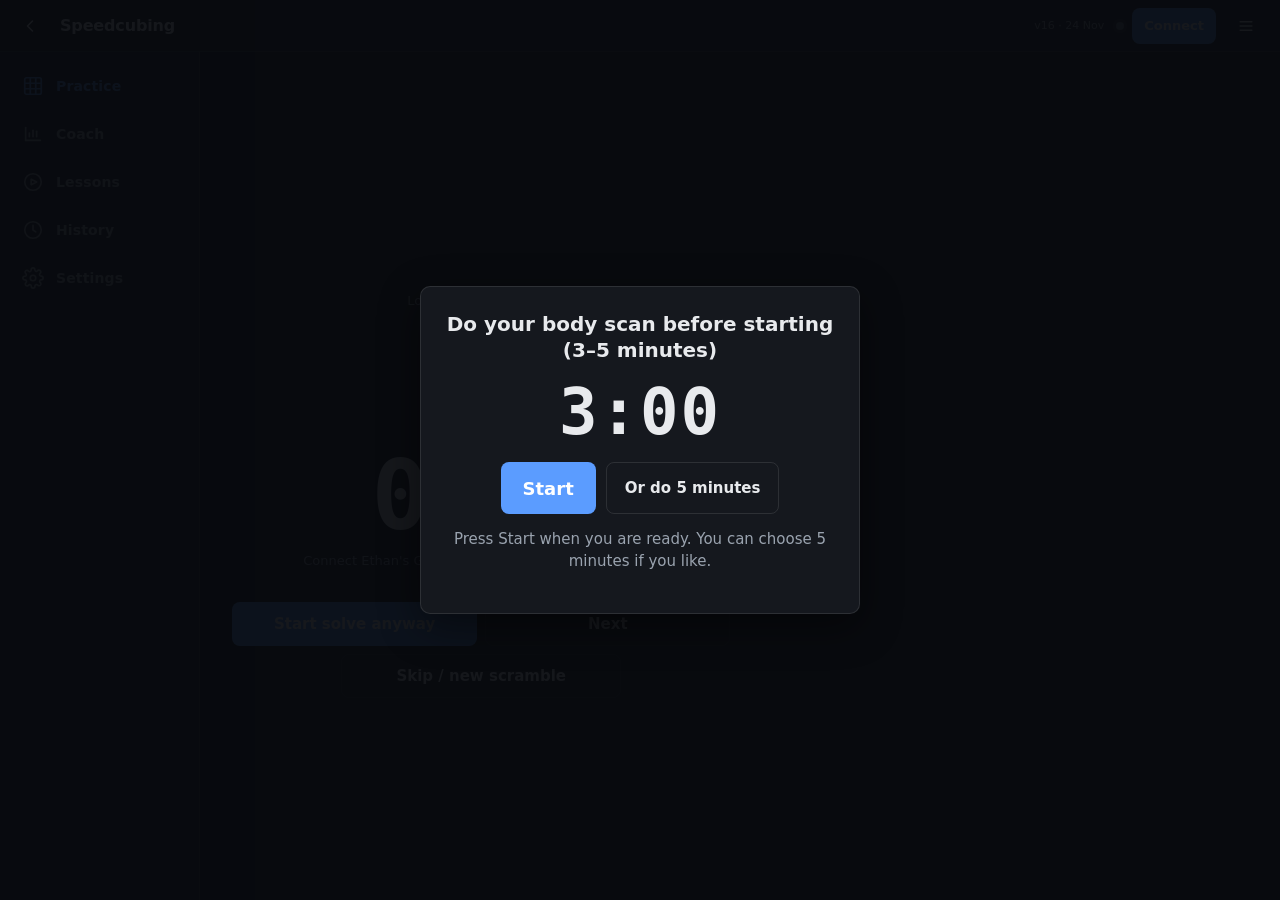
<file: learn/ethan/cube/index.html>
<!DOCTYPE html>
<html lang="en-AU" data-theme="dark">
<head>
<meta charset="utf-8">
<meta name="viewport" content="width=device-width, initial-scale=1, viewport-fit=cover">
<meta name="theme-color" content="#0c0e12">
<title>Speedcubing – Ethan</title>
<script>
window.__cubePageErrors=[];
function __showCubeError(msg){
  try{
    window.__cubePageErrors.push(String(msg||"error"));
    var el=document.getElementById("errorStrip");
    if(!el){
      el=document.createElement("div");
      el.id="errorStrip";
      el.setAttribute("role","alert");
      (document.body||document.documentElement).insertBefore(el, document.body&&document.body.firstChild);
    }
    el.textContent=window.__cubePageErrors.join("\n");
    el.classList.remove("hidden");
    el.hidden=false;
  }catch(e){}
}
window.addEventListener("error",function(e){
  var src=e.filename||e.target&&e.target.src||"";
  __showCubeError((e.message||"error")+" "+src+":"+(e.lineno||""));
});
window.addEventListener("unhandledrejection",function(e){
  var r=e.reason;
  __showCubeError((r&&(r.stack||r.message)||String(r))+" (unhandled promise)");
});
</script>
<link rel="icon" href="data:image/svg+xml,%3Csvg xmlns='http://www.w3.org/2000/svg' viewBox='0 0 24 24' fill='none' stroke='%235b9cff' stroke-width='2'%3E%3Crect x='3' y='3' width='18' height='18' rx='2'/%3E%3Cpath d='M3 9h18M3 15h18M9 3v18M15 3v18'/%3E%3C/svg%3E">
<link rel="stylesheet" href="cube.css?v=16">
</head>
<body data-theme="dark" data-view="practice">
<div id="errorStrip" class="hidden" role="alert" hidden></div>

<header class="app-header">
  <a class="icon-link" id="gamesBtn" href="../../index.html" title="Back to games" aria-label="Back to games">
    <svg viewBox="0 0 24 24" aria-hidden="true"><path d="M15 6l-6 6 6 6"/></svg>
  </a>
  <h1>Speedcubing</h1>
  <span class="ver" id="buildVer" title="Page build">v16 · 24 Nov</span>
  <div class="status-cluster">
    <span class="dot" id="connDot" title="Connection" aria-hidden="true"></span>
    <span id="battery" class="hidden" title="Battery"><svg viewBox="0 0 24 24" aria-hidden="true"><rect x="2" y="7" width="18" height="10" rx="2" fill="none" stroke="currentColor" stroke-width="1.8"/><path d="M22 10v4" fill="none" stroke="currentColor" stroke-width="1.8" stroke-linecap="round"/></svg><span id="batteryPct"></span></span>
    <button class="btn" id="connectBtn" type="button">Connect</button>
  </div>
  <div class="menu-wrap">
    <button class="icon-btn" id="menuBtn" type="button" aria-haspopup="true" aria-expanded="false" aria-controls="headerMenu" aria-label="Menu">
      <svg viewBox="0 0 24 24" aria-hidden="true"><path d="M5 7h14M5 12h14M5 17h14"/></svg>
    </button>
    <div id="headerMenu" class="menu hidden" role="menu">
      <button type="button" id="resyncBtn" role="menuitem">Re-sync</button>
      <button type="button" id="resetBtn" role="menuitem">My cube is solved</button>
      <button type="button" id="debugBtn" role="menuitem" aria-pressed="false">Debug</button>
      <button type="button" id="helpToggle" role="menuitem">How to connect the i3</button>
      <button type="button" id="menuSettings" data-view="settings" role="menuitem">Settings</button>
      <a id="switchBtn" href="../../index.html?switch=1" role="menuitem">Switch player</a>
    </div>
  </div>
</header>
<span class="status" id="connStatus">Not connected — timer still works</span>

<div class="app-shell">
<nav class="app-nav" id="appNav" aria-label="Main">
  <button type="button" class="nav-item on" data-view="practice" id="tabPractice">
    <svg viewBox="0 0 24 24" aria-hidden="true"><rect x="3" y="3" width="18" height="18" rx="2"/><path d="M3 9h18M3 15h18M9 3v18M15 3v18"/></svg>
    Practice
  </button>
  <button type="button" class="nav-item" data-view="coach" id="tabCoach">
    <svg viewBox="0 0 24 24" aria-hidden="true"><path d="M4 19V5"/><path d="M4 19h16"/><path d="M8 15v-4"/><path d="M12 15V8"/><path d="M16 15v-6"/></svg>
    Coach
  </button>
  <button type="button" class="nav-item" data-view="lessons" id="lessonsBtn" aria-pressed="false">
    <svg viewBox="0 0 24 24" aria-hidden="true"><circle cx="12" cy="12" r="9"/><path d="M10 9l6 3-6 3V9z"/></svg>
    Lessons
  </button>
  <button type="button" class="nav-item" data-view="history" id="tabHistory">
    <svg viewBox="0 0 24 24" aria-hidden="true"><circle cx="12" cy="12" r="9"/><path d="M12 7v5l3 2"/></svg>
    History
  </button>
  <button type="button" class="nav-item" data-view="settings" id="tabSettings">
    <svg viewBox="0 0 24 24" aria-hidden="true"><circle cx="12" cy="12" r="3"/><path d="M19.4 15a1.7 1.7 0 0 0 .3 1.8l.1.1a2 2 0 1 1-2.8 2.8l-.1-.1a1.7 1.7 0 0 0-1.8-.3 1.7 1.7 0 0 0-1 1.5V21a2 2 0 1 1-4 0v-.1a1.7 1.7 0 0 0-1-1.5 1.7 1.7 0 0 0-1.8.3l-.1.1a2 2 0 1 1-2.8-2.8l.1-.1a1.7 1.7 0 0 0 .3-1.8 1.7 1.7 0 0 0-1.5-1H3a2 2 0 1 1 0-4h.1a1.7 1.7 0 0 0 1.5-1 1.7 1.7 0 0 0-.3-1.8l-.1-.1a2 2 0 1 1 2.8-2.8l.1.1a1.7 1.7 0 0 0 1.8.3H9a1.7 1.7 0 0 0 1-1.5V3a2 2 0 1 1 4 0v.1a1.7 1.7 0 0 0 1 1.5 1.7 1.7 0 0 0 1.8-.3l.1-.1a2 2 0 1 1 2.8 2.8l-.1.1a1.7 1.7 0 0 0-.3 1.8V9c.3.6.9 1 1.5 1H21a2 2 0 1 1 0 4h-.1a1.7 1.7 0 0 0-1.5 1z"/></svg>
    Settings
  </button>
</nav>

<main>
  <section class="view active" id="view-practice">
    <div id="iosNote" class="note ios hidden">
      <strong>You're on an iPhone or iPad.</strong> Safari and Chrome on iOS can't talk to the smart cube. You can still use the scramble and the tap / spacebar timer, and keep your times. To connect Ethan's GAN 356 i3, open this page in <strong>Chrome on a computer or Android</strong>.
    </div>
    <div id="btNote" class="note hidden">
      This browser doesn't support Web Bluetooth. Please open this page in <strong>Google Chrome</strong> on a computer or Android to connect the cube. The manual timer still works here.
    </div>
    <div id="cubeCard">
      <div id="videoPanel" class="watch hidden" hidden></div>
      <div id="callout" aria-live="polite"></div>
      <div id="scramble" class="scramble" aria-live="polite"></div>
      <div id="coachPanel" class="coach hidden" hidden></div>
      <div id="fixup" class="hidden"></div>
      <div class="cube-wrap">
        <div id="twistyHost" aria-label="3D cube">
          <div id="twistyPlaceholder" class="twisty-ph">Loading the 3D cube…</div>
        </div>
        <div id="cubeNet" class="hidden" aria-hidden="true" aria-label="Optional 2D cube net"></div>
      </div>
      <div class="timer-wrap">
        <section class="timer-pad" id="timerPad" tabindex="0" role="button" aria-label="Timer. Hold to ready, release to start, tap to stop.">
          <div id="timerLabel" class="timer-label hidden"></div>
          <div class="timer ph-idle" id="timer">0.00</div>
          <div id="liveTimer">0.00</div>
          <p id="hint">Connect Ethan's GAN 356 i3, or use the timer by itself.</p>
          <div id="splits"></div>
        </section>
      </div>
      <div id="reviewCard" class="review hidden" hidden></div>
      <div id="sessionBanner"></div>
      <div class="primary-row">
        <button class="btn" id="startSolveBtn" type="button">Start solve anyway</button>
        <button class="btn ghost" id="nextBtn" type="button">Next</button>
        <button class="btn ghost" id="newScrambleBtn" type="button">Skip / new scramble</button>
      </div>
      <div id="algPlayerPanel" class="algplayer hidden" hidden></div>
    </div>
  </section>

  <section class="view" id="view-coach">
    <h2>Coach</h2>
    <div id="trendsCard" class="trends hidden" hidden></div>
    <div id="coachTabBody">
      <div class="empty-card" id="coachEmpty">After a solve, this tab shows where time went and what to practise next. Finish a timed solve on the Practice tab, then come back here.</div>
    </div>
  </section>

  <section class="view" id="lessonsPanel" hidden>
    <h2>Lessons</h2>
    <p class="muted">Short videos for each skill. Tap one to watch here, or open it on YouTube.</p>
    <div id="lessonList"></div>
    <div id="lessonEmbed" hidden></div>
  </section>

  <section class="view" id="view-history">
    <h2>History</h2>
    <div class="stats">
      <div class="stat"><b id="statPb">—</b><span>Personal best</span></div>
      <div class="stat"><b id="statAo5">—</b><span>Average of 5</span></div>
      <div class="stat"><b id="statAo12">—</b><span>Average of 12</span></div>
      <div class="stat"><b id="statStreak">0 days</b><span>Daily streak</span></div>
      <div class="stat"><b id="statStars">0</b><span>Stars</span></div>
    </div>
    <div id="chart"></div>
    <h3>Best splits</h3>
    <ul id="bestSplits"></ul>
    <h3>Recent solves</h3>
    <div id="history"></div>
  </section>

  <section class="view" id="view-settings">
    <h2>Settings</h2>
    <p class="muted" id="settingsVer">v16 · 24 Nov</p>
    <section class="card" id="connectCard">
      <div id="connError" class="err hidden"></div>
      <p class="muted" id="settingsConn"></p>
      <div id="helpPanel" class="help hidden">
        <h3>Connecting Ethan's GAN 356 i3</h3>
        <p>The 356 i3 is a <strong>GAN Gen2</strong> smart cube. Chrome can talk to it over Bluetooth (this site is HTTPS). The cube encrypts its moves with a key based on its <strong>MAC address</strong>, so Chrome sometimes has to ask for that address once.</p>
        <ol>
          <li>Use <strong>Google Chrome</strong> on a computer or Android phone (not an iPhone or iPad).</li>
          <li>Wake the cube by turning a face. It should have some charge.</li>
          <li>Tap <strong>Connect</strong> and pick the device whose name starts with <strong>GAN</strong> (often something like <strong>GAN356i3</strong>). In Chrome's popup, a cube marked <strong>Paired</strong> still needs you to tap it and press <strong>Pair</strong>. That's Chrome remembering it, not connected yet.</li>
          <li>We'll try to read the MAC address automatically from the cube's Bluetooth advertisement. This often works on Windows, Linux and Android. It usually <strong>does not</strong> work on a Mac, because Chrome hides the real address there.</li>
          <li>If a box asks for the MAC (six pairs like <code>AB:12:CD:34:EF:56</code>), enter it once. We save it in this browser and shouldn't ask again.
            <ul>
              <li><strong>Windows, Linux or Android:</strong> in Chrome open <code>chrome://bluetooth-internals/#devices</code>, scan, wake the cube, and copy the <strong>Address</strong> of the GAN device. (On a Mac this address is fake — don't use it.)</li>
              <li><strong>On a Mac, or if that page doesn't help:</strong> open the official <strong>GAN Cube Station</strong> app, connect the i3, and look for the Bluetooth / MAC address in the cube info. It may also be on the box or a sticker.</li>
            </ul>
          </li>
          <li>After it connects you should see the battery and a live cube that follows Ethan's turns — even if the cube wasn't solved when you connected. If the picture doesn't match the real cube, tap <strong>Re-sync</strong>. If the real cube is actually solved, tap <strong>My cube is solved</strong>.</li>
        </ol>
        <p>Optional: turning on <code>chrome://flags/#enable-experimental-web-platform-features</code> and restarting Chrome can help auto-detect the MAC, but it isn't required once the address is saved.</p>
        <p>To reconnect without Chrome's popup, turn on <code>chrome://flags/#enable-experimental-web-platform-features</code> (needed for <code>getDevices()</code> and <code>watchAdvertisements()</code> since Chrome 85; they are still off by default) and <code>chrome://flags/#enable-web-bluetooth-new-permissions-backend</code> so the cube is remembered after Chrome restarts. If that second flag is missing (it has expired and vanished in some versions, including Chrome 121), try <strong>Temporarily unexpire flags</strong>, or start Chrome with <code>--enable-features=WebBluetoothNewPermissionsBackend</code>. Without it, Chrome may only remember the cube until you close the browser.</p>
      </div>
    </section>

    <button class="btn ghost" id="grownToggle" type="button">Grown-up settings</button>
    <div id="grownPanel" class="help">
      <label class="opt">Theme
        <select id="optTheme">
          <option value="dark">Dark</option>
          <option value="light">Light</option>
        </select>
      </label>
      <label class="opt"><input type="checkbox" id="optInspect" checked> 15-second inspection before the timer starts</label>
      <label class="opt">Scramble length
        <input type="number" id="optScrambleLen" min="8" max="20" value="13" step="1" style="width:4.5rem">
        <span class="muted">(12–15 is comfortable; default 13)</span>
      </label>
      <label class="opt">Split method
        <select id="optMode">
          <option value="lbl">Beginner LBL (cross, first layer, second layer, last layer)</option>
          <option value="cfop">CFOP (cross, F2L, OLL, PLL)</option>
        </select>
      </label>
      <label class="opt">Last-layer method
        <select id="optLlMethod">
          <option value="beginner">Beginner LL</option>
          <option value="cfop4look">4-look LL (CFOP)</option>
        </select>
      </label>
      <label class="opt"><input type="checkbox" id="optShowNet"> Show a flat 2D cube net (the 3D cube is used by default)</label>
      <label class="opt"><input type="checkbox" id="optShowDebug"> Show cube debug</label>
      <p>Saved MAC address: <code id="savedMac">not saved yet</code>
        <button type="button" class="tiny" id="macClear">Clear saved MAC</button></p>
      <p>Times and settings are stored in this browser only, under <code>kidsHub.p.ethan.cube</code>. When a session finishes we quietly send a summary to the same results sheet as the other lessons (it never blocks a solve if the network is down).</p>
    </div>
  </section>

  <section class="card hidden" id="sessionBox"></section>
</main>
</div>

<div id="debugTools" class="hidden">
  <button class="btn ghost" id="copyDebugBtn" type="button">Copy debug log</button>
</div>
<pre id="cubeDebug" class="hidden" aria-live="off"></pre>

<footer>Progress is saved in this browser on this device only. <span class="ver">v16 · 24 Nov</span></footer>

<div id="cele" class="hidden"><div class="pop">
  <h2 id="celeText">New personal best!</h2>
  <p>That was a flyer.</p>
  <button class="btn big" type="button" onclick="document.getElementById('cele').classList.add('hidden')">Nice!</button>
</div></div>

<div id="macModal" class="modal hidden"><div class="box">
  <h2>Cube MAC address</h2>
  <p>Ethan's <strong>GAN 356 i3</strong> needs its Bluetooth MAC address so Chrome can understand the moves. A grown-up should type it once.</p>
  <p id="macDevice" class="muted"></p>
  <p>Find it on Windows, Linux or Android in Chrome at <code>chrome://bluetooth-internals/#devices</code> (the Address column — not on a Mac, where that value is fake), or in the official GAN Cube Station app / on the box.</p>
  <p><input type="text" id="macInput" placeholder="AB:12:CD:34:EF:56" autocomplete="off" spellcheck="false" aria-label="MAC address"></p>
  <div class="row-gap">
    <button class="btn" id="macSave" type="button">Save and connect</button>
    <button class="btn ghost" id="macCancel" type="button">Cancel</button>
  </div>
</div></div>

<script src="cube-engine.js?v=16"></script>
<script src="cube-app.js?v=16"></script>
</body>
</html>
</file>
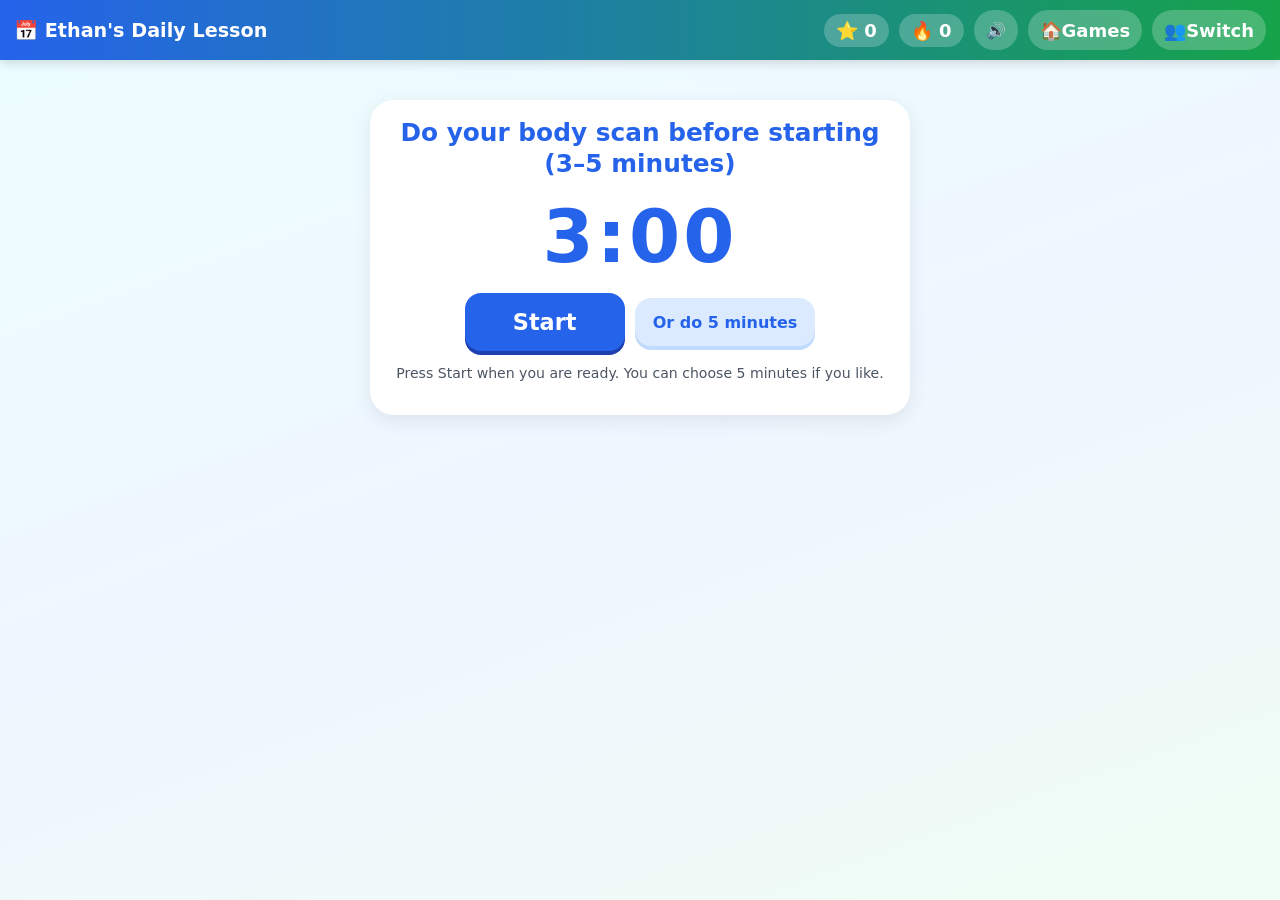
<file: learn/ethan/daily/index.html>
<!DOCTYPE html>
<html lang="en-AU">
<head>
<meta charset="utf-8">
<meta name="viewport" content="width=device-width, initial-scale=1, viewport-fit=cover">
<meta name="theme-color" content="#2563eb">
<title>Ethan's Daily Lesson</title>
<link rel="icon" href="data:image/svg+xml,%3Csvg xmlns='http://www.w3.org/2000/svg' viewBox='0 0 100 100'%3E%3Ctext y='.9em' font-size='90'%3E%F0%9F%93%85%3C/text%3E%3C/svg%3E">
<style>
:root{--ink:#1f2937;--gold:#f59e0b;--green:#16a34a;--green2:#22c55e;--red:#e11d48}
body.alexia{--main:#7c3aed;--main2:#8b5cf6;--soft:#ede9fe;--soft2:#faf5ff;--line:#ddd6fe;--shadow:#5b21b6;--bar:linear-gradient(90deg,#7c3aed,#ec4899);--bg:linear-gradient(160deg,#fdf2ff,#e0f2fe)}
body.ethan{--main:#2563eb;--main2:#3b82f6;--soft:#dbeafe;--soft2:#eff6ff;--line:#bfdbfe;--shadow:#1e40af;--bar:linear-gradient(90deg,#2563eb,#16a34a);--bg:linear-gradient(160deg,#ecfeff,#eff6ff 50%,#f0fdf4)}
*{box-sizing:border-box;-webkit-tap-highlight-color:transparent}
html,body{margin:0;padding:0}
body{font-family:"Trebuchet MS","Segoe UI",system-ui,-apple-system,Roboto,sans-serif;color:var(--ink);background:var(--bg);min-height:100vh;font-size:18px}
button{font-family:inherit;font-size:1rem;cursor:pointer;border:none;border-radius:16px;padding:12px 18px;min-height:48px;touch-action:manipulation}
button:focus-visible,a:focus-visible{outline:4px solid #fbbf24;outline-offset:2px}
.hidden{display:none!important}
.topbar{position:sticky;top:0;z-index:20;display:flex;align-items:center;gap:10px;padding:10px 14px;background:var(--bar);color:#fff;box-shadow:0 3px 10px rgba(0,0,0,.15)}
.topbar h1{font-size:1.2rem;margin:0;flex:1;white-space:nowrap;overflow:hidden;text-overflow:ellipsis;cursor:pointer}
.pill{background:rgba(255,255,255,.22);border-radius:999px;padding:6px 12px;font-weight:bold;white-space:nowrap}
.iconbtn{background:rgba(255,255,255,.22);color:#fff;min-height:40px;padding:6px 12px;border-radius:999px;text-decoration:none;font-weight:bold;display:inline-flex;align-items:center;white-space:nowrap}
@media (max-width:560px){.topbar{gap:6px;padding:8px 10px}.topbar .lbl{display:none}.topbar .pill{padding:4px 8px}.topbar h1{font-size:1rem;min-width:0}}
main{max-width:980px;margin:0 auto;padding:16px}
.card{background:#fff;border-radius:24px;padding:18px;box-shadow:0 6px 20px rgba(0,0,0,.08);margin-bottom:16px}
.hero{display:flex;gap:16px;align-items:center;flex-wrap:wrap}
.hero .big{font-size:3.2rem}
.hero h2{margin:0 0 4px;font-size:1.6rem;color:var(--main)}
.btn{background:var(--main);color:#fff;font-weight:bold;box-shadow:0 4px 0 var(--shadow)}
.btn:active{transform:translateY(2px);box-shadow:0 2px 0 var(--shadow)}
.btn.orange{background:#ff8a3d;box-shadow:0 4px 0 #c2410c}.btn.green{background:var(--green);box-shadow:0 4px 0 #166534}
.btn.ghost{background:var(--soft);color:var(--main);box-shadow:0 4px 0 var(--line)}
.btn.small{min-height:38px;padding:6px 12px;font-size:.9rem}
.btn:disabled{opacity:.45;cursor:not-allowed}
.btn.huge{font-size:1.4rem;padding:16px 30px}
.row{display:flex;gap:12px;flex-wrap:wrap;align-items:center}
.tag{display:inline-block;background:var(--soft);color:var(--main);border-radius:999px;padding:3px 12px;font-size:.9rem;font-weight:bold}
.tag.new{background:#fef3c7;color:#92400e}.tag.ok{background:#dcfce7;color:#166534}.tag.school{background:#ffedd5;color:#9a3412}
.secs{display:grid;grid-template-columns:repeat(auto-fill,minmax(170px,1fr));gap:10px;margin:12px 0}
.sec{background:var(--soft2);border:3px solid var(--line);border-radius:16px;padding:10px;font-size:.95rem;font-family:inherit;color:inherit;text-align:left;display:flex;flex-direction:column;gap:3px;cursor:pointer;min-height:48px;box-shadow:0 3px 0 var(--line);transition:transform .08s,border-color .15s,box-shadow .15s;-webkit-tap-highlight-color:transparent;touch-action:manipulation}
.sec:hover{border-color:var(--main);transform:translateY(-2px);box-shadow:0 5px 0 var(--line)}
.sec:active{transform:translateY(2px);box-shadow:0 1px 0 var(--line)}
.sec:focus-visible{outline:4px solid var(--main);outline-offset:2px}
.sec.full{background:#ecfdf5;border-color:#86efac}
.sec .secst{font-weight:800}
.sec .secgo{font-size:.8rem;font-weight:800;color:var(--main);margin-top:2px}
.sec b{display:block;color:var(--main);font-size:1.05rem}
.week{display:grid;grid-template-columns:repeat(7,1fr);gap:8px;text-align:center}
.wd{background:#f8fafc;border:3px solid #e5e7eb;border-radius:14px;padding:6px 2px;font-size:.85rem}
.wd .dn{font-weight:bold}.wd .st{font-size:1.5rem;line-height:1.4}
.wd.done{background:#dcfce7;border-color:#86efac}.wd.today{border-color:var(--main);box-shadow:0 0 0 3px var(--line)}.wd.fri{background:#fef9c3}
.wd.done.fri{background:#bbf7d0}
.focus{background:#fff7ed;border:3px solid #fb923c;border-radius:18px;padding:12px 14px;margin-bottom:16px}
details summary{cursor:pointer;font-weight:bold;color:var(--main);min-height:40px;display:flex;align-items:center}
.path{list-style:none;padding:0;margin:8px 0;display:flex;flex-direction:column;gap:6px}
.path li{display:flex;align-items:center;gap:8px;flex-wrap:wrap;background:#f8fafc;border-radius:12px;padding:6px 10px;font-size:.92rem}
.path li.cur{background:#fef3c7;border:2px solid #f59e0b}.path li.done{background:#f0fdf4}
.path .code{color:#6b7280;font-size:.8rem}
.small{font-size:.88rem;color:#4b5563}
/* play */
.playhead{display:flex;align-items:center;gap:10px;flex-wrap:wrap;margin-bottom:10px}
.playhead .secname{font-weight:bold;color:var(--main);font-size:1.15rem;flex:1}
.bars{display:grid;grid-template-columns:auto 1fr auto;gap:6px 10px;align-items:center;margin-bottom:12px;font-size:.9rem;font-weight:bold}
.pbar{height:16px;background:#e5e7eb;border-radius:999px;overflow:hidden}
.pbar>div{height:100%;background:var(--main2);border-radius:999px;transition:width .3s}
.pbar.time>div{background:linear-gradient(90deg,#22c55e,#facc15)}
.pbar.time.over>div{background:#fb923c}
.timesup{background:#fff7ed;border:3px solid #fb923c;border-radius:14px;padding:8px 12px;margin-bottom:10px;text-align:center;font-weight:bold}
.prompt{font-size:1.3rem;line-height:1.6;margin-bottom:12px;text-align:center}
.stage{display:flex;flex-direction:column;align-items:center;gap:12px;min-height:80px}
.vis{display:flex;flex-direction:column;align-items:center;gap:8px;width:100%}
svg{display:block;max-width:100%}
svg.bar{width:100%;max-width:640px;height:auto}
svg.nl{width:100%;max-width:760px;height:auto}
svg.pizza{width:min(42vw,200px);height:auto}
svg.graph{height:auto;width:100%}
svg.shape{height:auto;width:auto;max-width:100%}
svg.jl{width:100%;height:auto}
.gtitle{font-weight:bold;text-align:center;color:#374151}
.gwrap{max-width:420px;width:100%}
.controls{display:flex;gap:12px;justify-content:center;margin-top:14px;flex-wrap:wrap}
.hint{margin-top:12px;background:#fffbeb;border:3px dashed #fbbf24;border-radius:16px;padding:12px;text-align:center;font-size:1.1rem}
.hint .guided{display:block;font-size:.85rem;color:#92400e;font-weight:bold}
.hint .h1{display:inline-block;text-align:left;vertical-align:top}
.hint .more{margin-top:8px}
.hint .more .btn{font-size:.95rem;padding:6px 14px}
.hint .hint2{margin-top:10px;padding-top:8px;border-top:2px dotted #fbbf24;text-align:left;display:inline-block}
.feedback{margin-top:14px;border-radius:20px;padding:14px;text-align:center;font-size:1.1rem;animation:pop .25s ease-out}
.feedback.good{background:#dcfce7;border:3px solid var(--green2)}
.feedback.bad{background:#fff1f2;border:3px solid #fda4af}
.fbtitle{font-size:1.45rem;font-weight:bold;margin-bottom:6px}
.expl{margin:10px auto;max-width:720px;line-height:1.7;display:flex;flex-direction:column;align-items:center;gap:6px}
.tellbox{background:#eff6ff;border:3px solid #60a5fa;border-radius:16px;padding:10px 12px;margin:10px auto;max-width:640px}
@keyframes pop{from{transform:scale(.92);opacity:0}to{transform:scale(1);opacity:1}}
.opts{display:grid;grid-template-columns:repeat(4,1fr);gap:12px;width:100%;max-width:680px}
.opt{background:#fff;border:4px solid var(--line);font-size:1.6rem;padding:12px 6px;min-height:84px;color:var(--ink)}
.opt:hover{border-color:var(--main2)}
.opt.right{background:#dcfce7;border-color:var(--green2)}.opt.wrong{background:#ffe4e6;border-color:var(--red)}
.opts.txt .opt{font-size:1.15rem;min-height:64px}
.opts.opts3{grid-template-columns:repeat(3,1fr);max-width:600px}
.opts.opts3 .opt small{display:block;font-size:.85rem;color:#4b5563;font-weight:normal}
.opts.pics{grid-template-columns:repeat(3,1fr)}.opts.pics .opt{padding:10px}
@media (max-width:560px){.opts{grid-template-columns:repeat(2,1fr)}.opts.pics{grid-template-columns:1fr}.opt{font-size:1.3rem}}
.entryrow{display:flex;align-items:center;justify-content:center;gap:12px;flex-wrap:wrap;font-size:2.2rem;font-weight:bold}
.entryrow small{font-size:1rem;color:#6b7280}
.op{font-size:2.2rem;font-weight:bold}
.ebox{display:inline-block;min-width:1.6em;min-height:1.15em;border:3px dashed var(--main2);border-radius:10px;color:var(--main);background:var(--soft2);text-align:center;cursor:pointer;line-height:1.1;margin:2px 0;padding:0 .15em}
.ebox.active{border-style:solid;border-color:var(--main);background:var(--soft);box-shadow:0 0 0 4px var(--line)}
.ebox.okb{border-color:var(--green);color:var(--green)}.ebox.badb{border-color:var(--red);color:var(--red)}
.keypad{display:grid;grid-template-columns:repeat(5,1fr);gap:8px;max-width:420px;width:100%}
.keypad button{background:var(--soft);color:var(--main);font-size:1.5rem;font-weight:bold;min-height:56px;box-shadow:0 3px 0 var(--line)}
.keypad button.wide{grid-column:span 2;font-size:1.05rem}
.frac{display:inline-flex;flex-direction:column;align-items:center;vertical-align:middle;line-height:1.05;margin:0 .15em;font-weight:bold}
.frac .num{border-bottom:3px solid currentColor;padding:0 .2em}.frac .den{padding:0 .2em}
.frac.big{font-size:1.5em}.frac.huge,.mixed.huge{font-size:1.15em}
.mixed{display:inline-flex;align-items:center;font-weight:bold}.mixed .wn{font-size:1.25em;margin-right:.08em}
.dec{font-weight:bold;white-space:nowrap}.dec.big{font-size:1.4em}.dec.huge{font-size:2.6em}
.bigq{font-size:2rem;font-weight:bold;text-align:center;margin:6px 0}
.cmp{display:flex;align-items:center;justify-content:center;gap:28px;flex-wrap:wrap;font-size:1.6rem}
.cmp .qm{font-size:2.2rem;font-weight:bold;color:var(--main2);border:4px dashed var(--line);border-radius:50%;width:66px;height:66px;display:flex;align-items:center;justify-content:center}
.story{display:block;font-size:1.2rem;line-height:1.6;background:var(--soft2);border-radius:18px;padding:12px 16px;max-width:720px;margin:0 auto;text-align:left}
.grids{display:flex;gap:22px;justify-content:center;flex-wrap:wrap}
table.pv{border-collapse:collapse;margin:8px auto;font-size:1.3rem}
table.pv th{font-size:.8rem;color:#6b7280;padding:2px 10px;font-weight:normal}
table.pv td{border:3px solid var(--line);min-width:48px;text-align:center;font-weight:bold;padding:4px 8px;background:var(--soft2)}
table.pv td.pt{border:none;background:none;min-width:10px}
table.dtab{border-collapse:collapse;margin:6px auto;font-size:1.15rem}
table.dtab th,table.dtab td{border:2px solid #cbd5e1;padding:6px 14px;text-align:center}
table.dtab th{background:var(--soft)}
.colsum{font-size:1.3rem;font-weight:bold;border-collapse:collapse;margin:6px auto}.colsum td{padding:2px 8px;text-align:right}.colsum tr.tot td{border-top:3px solid #1f2937}
.groups{display:flex;flex-wrap:wrap;gap:10px;justify-content:center}
.plate{background:#fef3c7;border:3px solid #f59e0b;border-radius:50%;min-width:84px;min-height:84px;display:flex;align-items:center;justify-content:center;flex-wrap:wrap;padding:8px;font-size:1.3rem;max-width:120px}
.pict{display:flex;flex-direction:column;gap:6px;font-size:1.6rem;background:#f8fafc;border-radius:14px;padding:10px 14px}
.pict .lab{display:inline-block;width:130px;font-size:1rem;font-weight:bold}.pict .key{font-size:1rem}
.compass{font-size:1.5rem;font-weight:bold;text-align:center;line-height:1.5;background:#f8fafc;border-radius:50%;width:120px;height:120px;display:flex;align-items:center;justify-content:center}
.tentry b{margin:0 .1em}
.example{background:#f0fdf4;border:3px solid #86efac;border-radius:18px;padding:12px 16px;max-width:760px;margin:0 auto;text-align:center;display:flex;flex-direction:column;align-items:center;gap:6px}
.example h3{margin:0;color:#166534}
/* results */
.results{text-align:center}
.results .stars{font-size:3.4rem;color:var(--gold);letter-spacing:6px}
.results h2{color:var(--main);font-size:1.8rem;margin:8px 0}
table.sum{border-collapse:collapse;margin:10px auto;font-size:1rem;min-width:min(100%,460px)}
table.sum th,table.sum td{border-bottom:2px solid #e5e7eb;padding:6px 10px;text-align:left}
.acc{display:inline-block;height:12px;border-radius:6px;background:var(--green2);vertical-align:middle}
.msg{border-radius:14px;padding:8px 12px;margin:8px auto;max-width:640px}
.msg.up{background:#ecfdf5;color:#065f46}.msg.next{background:#fef3c7;color:#92400e}
.confetti{position:fixed;top:-20px;width:12px;height:18px;z-index:50;pointer-events:none;animation:fall linear forwards}
@keyframes fall{to{transform:translateY(110vh) rotate(720deg)}}
.say{background:var(--soft);color:var(--main);min-height:40px;padding:4px 12px;border-radius:999px;font-size:1rem;vertical-align:middle;margin-left:6px}
#prompt.bigp{font-size:2.2rem;font-weight:bold}
a.btn{display:inline-flex;align-items:center;text-decoration:none;padding:12px 18px;border-radius:16px;min-height:48px}
.tag.redo{background:#fff7ed;color:#c2410c;border:2px solid #fdba74}
.redonote{margin:6px 0;font-weight:700;color:#9a3412}
.fixedline{display:inline-block;background:#ecfdf5;color:#065f46;border-radius:12px;padding:8px 14px;font-weight:700;margin:4px 0}
.rv{text-align:left}.rvhead{display:flex;flex-wrap:wrap;gap:8px;align-items:center;margin-bottom:6px}.rvhead b{color:var(--main);font-size:1.1rem}
.rvprompt{justify-content:flex-start}.rvans{display:flex;flex-direction:column;gap:6px;margin:10px 0}
.chip{border-radius:12px;padding:8px 12px;font-weight:700;line-height:1.5}.chip.bad{background:#fef2f2;color:#991b1b;border:2px solid #fecaca}.chip.ok{background:#ecfdf5;color:#065f46;border:2px solid #a7f3d0}
.chip svg{max-height:110px;width:auto;vertical-align:middle}.rvst{font-weight:700;color:#9a3412}
.rvexp{background:var(--soft2);border:3px solid var(--line);border-radius:14px;padding:10px 14px;margin:8px 0}.rvexp ol.steps{margin:6px 0 4px;padding-left:22px}.rvexp li{margin:3px 0}
.rvtry{display:flex;flex-wrap:wrap;gap:10px;align-items:flex-start}.rvplay{flex-basis:100%}.rvmini{border:3px dashed var(--line);border-radius:14px;padding:10px;margin-top:6px}
.rvctl{gap:10px;align-items:center;flex-wrap:wrap}.rvctl select{font:inherit;font-size:1rem;padding:8px 10px;border-radius:12px;border:3px solid var(--line);background:#fff;min-height:44px;max-width:100%}
.seg{display:flex;gap:6px}.rvnav{justify-content:space-between;align-items:center;margin:8px 0 20px}.rvnone{text-align:center;font-size:1.1rem}
.rvfb{margin-top:8px;display:flex;flex-direction:column;gap:6px;align-items:flex-start}
.rvprompt{display:flex;align-items:center;gap:8px;flex-wrap:wrap}.rvvar{background:#fff;border-radius:10px;padding:6px 10px;margin:4px 0;font-weight:600}
.rvvar .story,.chip .story{display:inline;background:none;padding:0;margin:0;font-size:inherit}.rvmini{text-align:center}.rvmini .keypad{margin:8px auto}.rvmini .opts{margin:8px auto}
.seg .btn:not(.ghost){color:#fff}

/* dad's Vipassana reminder on the results screen (25 Nov–6 Dec 2026) */
.dad-note{text-align:left;margin:16px 0 4px;padding:14px 16px;background:var(--soft2);border:3px solid var(--line);border-radius:16px;color:inherit;overflow-wrap:anywhere}
.dad-note p{margin:0 0 8px;font-weight:700;color:var(--main)}
.dad-note ol{margin:0;padding-left:22px}
.dad-note li{margin:6px 0;line-height:1.45}

/* body-scan start gate (25 Nov–6 Dec 2026) */
#bodyScanGate{max-width:540px;margin:24px auto}
.bodyscan-card{text-align:center}
.bodyscan-card h2{color:var(--main);font-size:1.55rem;margin:0 0 8px;line-height:1.25}
.bodyscan-time{font-size:4.6rem;font-weight:800;letter-spacing:3px;color:var(--main);line-height:1.05;margin:18px 0;font-variant-numeric:tabular-nums}
#bodyScanGate .row .btn{min-width:160px}
#bodyScanDone.hidden{display:none!important}

/* optional next-lesson rating on the results screen */
.next-rate{text-align:center;margin:16px 0 8px;padding:12px 8px}
.next-rate-label{font-weight:800;font-size:1.3rem;color:var(--main);margin:0 0 12px}
.next-rate-btns{display:flex;flex-wrap:wrap;justify-content:center;gap:10px}
.next-rate-btns .rate-btn{flex:1 1 130px;max-width:200px;overflow-wrap:anywhere}
.rate-btn.on,.rate-btn[aria-pressed="true"]{box-shadow:0 0 0 4px var(--main),0 4px 0 var(--shadow)}

</style>
</head>
<body class="ethan">
<header class="topbar">
  <h1 id="homeLink" title="Today's lesson">📅 <span id="titleName">Ethan</span>'s Daily Lesson</h1>
  <span class="pill" id="ptsPill" title="Points">⭐ 0</span>
  <span class="pill" id="streakPill" title="Days in a row">🔥 0</span>
  <button class="iconbtn" id="soundBtn" aria-label="Sound on or off">🔊</button>
  <a class="iconbtn" id="gamesBtn" href="../../index.html" title="My games">🏠<span class="lbl"> Games</span></a>
  <a class="iconbtn" id="switchBtn" href="../../index.html?switch=1" title="Switch player">👥<span class="lbl"> Switch</span></a>
</header>
<main>
<section id="bodyScanGate" class="hidden"><div class="card bodyscan-card" id="bodyScanCard"></div></section>
<section id="home" class="hidden"><div id="homeBody"></div></section>
<section id="play" class="hidden">
  <div class="playhead"><button class="btn ghost" id="quitBtn">⏸️ Pause</button><div class="secname" id="secName"></div></div>
  <div class="bars"><span>✏️ Questions</span><div class="pbar" id="progBar"><div style="width:0"></div></div><span id="progTxt"></span>
    <span>⏱️ Time</span><div class="pbar time" id="timeBar"><div style="width:0"></div></div><span id="timeTxt"></span></div>
  <div class="timesup hidden" id="timesUp">⏰ 15 minutes are up! Great effort. You can finish the last questions, or pause and come back later.</div>
  <div class="card">
    <div class="prompt"><span id="prompt"></span><button class="say" id="sayBtn" aria-label="Read the question aloud">🔈</button></div>
    <div class="vis" id="qvis"></div>
    <div class="stage" id="stage"></div>
    <div class="controls" id="controls"><button class="btn ghost" id="hintBtn">💡 Hint</button><button class="btn green" id="checkBtn">Check ✓</button></div>
    <div class="hint hidden" id="hintBox"></div>
    <div class="feedback hidden" id="feedback"></div>
  </div>
</section>
<section id="results" class="hidden"><div class="card results" id="resultsCard"></div></section>
<section id="review" class="hidden"><div id="reviewBody"></div></section>
</main>
<!-- "From school today" entries and extra topic modules live in focus.js (see README.md). -->
<script src="focus.js"></script>
<script>
(function(){
'use strict';
/* ===== shared helpers and pictures (copied/adapted from the existing games) ===== */
const OR='#ff8a3d',BL='#3b82f6',GRN='#15803d',RED='#e11d48',PU='#8b5cf6',YEL='#facc15';
const PAL=['#3b82f6','#f97316','#22c55e','#ec4899','#8b5cf6','#facc15','#14b8a6'];
const esc=s=>String(s).replace(/[&<>"']/g,c=>({'&':'&amp;','<':'&lt;','>':'&gt;','"':'&quot;',"'":'&#39;'}[c]));
const range=n=>[...Array(n).keys()];
const gcd=(a,b)=>b?gcd(b,a%b):Math.abs(a);
const lcm=(a,b)=>a/gcd(a,b)*b;
const F=(n,d,cls='')=>`<span class="frac ${cls}"><span class="num">${n}</span><span class="den">${d}</span></span>`;
const M=(w,n,d,cls='')=>`<span class="mixed ${cls}"><span class="wn">${w}</span>${F(n,d)}</span>`;
/* decimals as whole numbers of hundredths (Decimal Zoom) */
const plc=v=>v%100===0?0:v%10===0?1:2;
const D=(v,pl)=>{const w=Math.floor(v/100),r=v%100;if(pl==null)pl=plc(v);if(pl===0)return String(w);if(pl===1)return w+'.'+Math.floor(r/10);return w+'.'+String(r).padStart(2,'0');};
/* thousandths */
const D3=(vt,pl)=>{const w=Math.floor(vt/1000),r=vt%1000;if(pl==null)pl=r===0?0:r%100===0?1:r%10===0?2:3;if(pl===0)return String(w);return w+'.'+String(r).padStart(3,'0').slice(0,pl);};
const money=c=>'$'+Math.floor(c/100)+'.'+String(c%100).padStart(2,'0');
const DEC=(s,cls='big')=>`<span class="dec ${cls}">${s}</span>`;

function barSVG({parts=10,fills=[],w=600,h=60,labels=null}){
  const pw=w/parts;let s=`<svg class="bar" viewBox="-6 -8 ${w+12} ${h+16}" aria-label="bar cut into ${parts} parts">`;
  for(let i=0;i<parts;i++){s+=`<rect x="${i*pw}" y="0" width="${pw}" height="${h}" fill="${fills[i]||'#ffffff'}" stroke="#374151" stroke-width="2"/>`;
    if(labels&&labels[i]!=null)s+=`<text x="${i*pw+pw/2}" y="${h/2+8}" text-anchor="middle" font-size="22" font-weight="bold" fill="#1f2937">${labels[i]}</text>`;}
  return s+`<rect x="0" y="0" width="${w}" height="${h}" fill="none" stroke="#1f2937" stroke-width="4"/></svg>`;
}
const fillN=(n,col=OR)=>range(n).map(()=>col);
function grid100(v,{size=200,col=OR}={}){
  const c=size/10;let s=`<svg class="g100" viewBox="-3 -3 ${size+6} ${size+6}" width="${size}" aria-label="hundred grid with ${v} squares shaded">`;
  for(let i=0;i<100;i++){const x=Math.floor(i/10)*c,y=(i%10)*c;s+=`<rect x="${x}" y="${y}" width="${c}" height="${c}" fill="${i<v?col:'#fff'}" stroke="#9ca3af" stroke-width="1"/>`;}
  for(let k=1;k<10;k++)s+=`<line x1="${k*c}" y1="0" x2="${k*c}" y2="${size}" stroke="#374151" stroke-width="2"/>`;
  return s+`<rect x="0" y="0" width="${size}" height="${size}" fill="none" stroke="#1f2937" stroke-width="3"/></svg>`;
}
function pizzaSVG({parts,shaded=0,r=90}){
  const c=r+10,T=2*Math.PI/parts,P=a=>[c+r*Math.cos(a),c+r*Math.sin(a)];
  let s=`<svg class="pizza" viewBox="0 0 ${2*c} ${2*c}" aria-label="pizza cut into ${parts} slices">`;
  s+=`<circle cx="${c}" cy="${c}" r="${r+8}" fill="#d9954a"/>`;
  if(parts===1)return s+`<circle cx="${c}" cy="${c}" r="${r}" fill="${shaded?'#ffb703':'#fff3d6'}" stroke="#8a4b16" stroke-width="2.5"/></svg>`;
  for(let i=0;i<parts;i++){const a0=-Math.PI/2+i*T,a1=a0+T,[x0,y0]=P(a0),[x1,y1]=P(a1);
    s+=`<path d="M${c},${c} L${x0.toFixed(2)},${y0.toFixed(2)} A${r},${r} 0 ${T>Math.PI?1:0} 1 ${x1.toFixed(2)},${y1.toFixed(2)} Z" fill="${i<shaded?'#ffb703':'#fff3d6'}" stroke="#8a4b16" stroke-width="2.5"/>`;}
  return s+'</svg>';
}
function fracSVG(x,y,n,d,color='#1f2937',size=16){const hw=d>=100?16:11;
  return `<text x="${x}" y="${y}" text-anchor="middle" font-size="${size}" font-weight="bold" fill="${color}">${n}</text><line x1="${x-hw}" y1="${y+5}" x2="${x+hw}" y2="${y+5}" stroke="${color}" stroke-width="2.5"/><text x="${x}" y="${y+22}" text-anchor="middle" font-size="${size}" font-weight="bold" fill="${color}">${d}</text>`;}
/* number line (from Decimal Zoom). values in "unit" sub-units; lines:[{lo,hi,step,lab,labs,marks,highlight,tag}] */
function dl({lines,w=680,gap=124,top=64,unit=100,fmt=D}){
  const m=40,Lw=w-2*m,H=top+gap*(lines.length-1)+72;const Xf=ln=>v=>m+(v-ln.lo)/(ln.hi-ln.lo)*Lw;
  let s=`<svg class="nl" viewBox="0 0 ${w} ${H}" aria-label="number line">`;
  lines.forEach((ln,j)=>{const y=top+j*gap,X=Xf(ln),st=ln.step,px=X(ln.lo+st)-X(ln.lo);
    s+=`<line x1="${X(ln.lo)}" y1="${y}" x2="${X(ln.hi)}" y2="${y}" stroke="#1f2937" stroke-width="4" stroke-linecap="round"/>`;
    if(ln.tag)s+=`<text x="${X(ln.lo)-30}" y="${y-30}" font-size="15" font-weight="bold" fill="#6b7280">${ln.tag}</text>`;
    for(let v=ln.lo;v<=ln.hi+1e-9;v+=st){const x=X(v),whole=v%unit===0,hh=whole?17:10;
      s+=`<line x1="${x}" y1="${y-hh}" x2="${x}" y2="${y+hh}" stroke="#1f2937" stroke-width="${whole?3.5:2.5}"/>`;
      const hl=ln.highlight===v;let lab=whole||ln.lab==='all'||(ln.lab==='ends'&&(v===ln.lo||v===ln.hi))||(ln.labs&&ln.labs.includes(v))||hl;
      if(ln.lab==='all'&&px<26&&!whole&&!hl&&(v/st)%2!==0)lab=false;
      if(lab){const col=hl?GRN:'#1f2937';if(ln.fr&&!whole)s+=fracSVG(x,y+33,ln.fr(v)[0],ln.fr(v)[1],col);else s+=`<text x="${x}" y="${y+40}" text-anchor="middle" font-size="${whole?22:(px<34?15:18)}" font-weight="bold" fill="${col}">${fmt(v)}</text>`;}
      if(hl)s+=`<circle cx="${x}" cy="${y}" r="12" fill="#22c55e" stroke="#fff" stroke-width="3"/>`;}
    (ln.marks||[]).forEach(mk=>{const x=X(mk.v),c=mk.color||OR,ry=y-24-(mk.row||0)*21;
      if(mk.label!=null){if(mk.row)s+=`<line x1="${x}" y1="${y-10}" x2="${x}" y2="${ry+4}" stroke="${c}" stroke-width="1.5"/>`;
        s+=`<text x="${x}" y="${ry}" text-anchor="middle" font-size="16" font-weight="bold" fill="${c}" stroke="#fff" stroke-width="4" paint-order="stroke">${mk.label}</text>`;}
      s+=`<circle cx="${x}" cy="${y}" r="10" fill="${c}" stroke="#fff" stroke-width="3"/>`;});});
  return s+'</svg>';
}
/* column graph (from Data Dash). items:[{icon,name,n,col}] */
function colSVG(items,{max=10,hl=[],nums=false,title='',scale=1,ylabel=''}={}){
  const u=26,L=48,T=16,cw=64,gp=24,k=items.length,W=L+k*(cw+gp)+gp/2,base=T+max*u,Hh=base+48,hv=n=>n/scale;
  let s=`<svg class="graph" viewBox="0 0 ${W} ${Hh}" style="max-width:${Math.round(W*1.15)}px" aria-label="column graph">`;
  for(let v=0;v<=max;v++){const y=base-v*u;s+=`<line x1="${L}" y1="${y}" x2="${W}" y2="${y}" stroke="${v?'#e5e7eb':'#1f2937'}" stroke-width="${v?1.5:3}"/>`;
    s+=`<text x="${L-6}" y="${y+5}" text-anchor="end" font-size="15" fill="#374151">${v*scale}</text>`;}
  s+=`<line x1="${L}" y1="${T-4}" x2="${L}" y2="${base}" stroke="#1f2937" stroke-width="3"/>`;
  items.forEach((it,i)=>{const x=L+gp/2+i*(cw+gp)+4,h=hv(it.n);
    if(h>0)s+=`<rect x="${x}" y="${base-h*u}" width="${cw}" height="${h*u}" rx="4" fill="${it.col}" stroke="${hl.includes(i)?'#111':'rgba(0,0,0,.3)'}" stroke-width="${hl.includes(i)?4:2}"/>`;
    if(nums||hl.includes(i))s+=`<text x="${x+cw/2}" y="${base-h*u-6}" text-anchor="middle" font-size="19" font-weight="bold" fill="#111">${it.n}</text>`;
    s+=`<text x="${x+cw/2}" y="${base+32}" text-anchor="middle" font-size="28">${it.icon}</text>`;});
  return (title?`<div class="gtitle">${esc(title)}</div>`:'')+s+'</svg>';
}
/* pie chart (from Data Dash): slices [{q,col}] out of den */
function pieSVG(slices,{r=90,den=4,labels=null}={}){
  const c=r+10,W=2*c;let a=-Math.PI/2,s=`<svg class="graph" viewBox="0 0 ${W} ${W}" style="max-width:${Math.round(W*1.3)}px" aria-label="pie chart">`;
  const pt=(ang,rr)=>[c+rr*Math.cos(ang),c+rr*Math.sin(ang)];
  slices.forEach((sl,i)=>{const da=sl.q/den*2*Math.PI,b=a+da;
    if(sl.q>=den)s+=`<circle cx="${c}" cy="${c}" r="${r}" fill="${sl.col}" stroke="#fff" stroke-width="3"/>`;
    else if(sl.q>0){const [x1,y1]=pt(a,r),[x2,y2]=pt(b,r);s+=`<path d="M${c},${c} L${x1},${y1} A${r},${r} 0 ${da>Math.PI?1:0} 1 ${x2},${y2} Z" fill="${sl.col}" stroke="#fff" stroke-width="3"/>`;}
    if(labels&&labels[i]){const [lx,ly]=pt(a+da/2,r*0.6);s+=`<text x="${lx}" y="${ly+6}" text-anchor="middle" font-size="${r*0.17}" font-weight="bold" fill="#111" stroke="#fff" stroke-width="4" paint-order="stroke">${labels[i]}</text>`;}
    a=b;});
  return s+`<circle cx="${c}" cy="${c}" r="${r}" fill="none" stroke="#1f2937" stroke-width="3"/></svg>`;
}
/* jump number line (from Number Facts Sprint) */
function jumpSVG(start,steps){
  const pts=[start];steps.forEach(s=>pts.push(pts[pts.length-1]+s));
  const back=steps.length&&steps.every(s=>s<0),n=steps.length,gap=150,W=80+n*gap,xs=pts.map((_,i)=>back?W-40-i*gap:40+i*gap);
  let s=`<svg class="jl" viewBox="0 0 ${W} 120" style="max-width:${W*1.3}px" aria-label="number line">`;
  s+=`<line x1="10" y1="88" x2="${W-10}" y2="88" stroke="#1f2937" stroke-width="3"/>`;
  steps.forEach((st,i)=>{const x1=xs[i],x2=xs[i+1],mx=(x1+x2)/2;
    s+=`<path d="M${x1},84 Q${mx},20 ${x2},84" fill="none" stroke="${st<0?RED:BL}" stroke-width="4"/>`;
    s+=`<text x="${mx}" y="38" text-anchor="middle" font-size="22" font-weight="bold" fill="${st<0?RED:BL}">${st<0?'−':'+'}${Math.abs(st)}</text>`;});
  pts.forEach((p,i)=>{s+=`<line x1="${xs[i]}" y1="80" x2="${xs[i]}" y2="96" stroke="#1f2937" stroke-width="3"/><text x="${xs[i]}" y="116" text-anchor="middle" font-size="20" font-weight="bold" fill="${i===pts.length-1?'#16a34a':'#1f2937'}">${p}</text>`;});
  return s+'</svg>';
}
function addJumps(a,b){const up=Math.ceil((a+1)/10)*10-a;return b>up&&a%10!==0?[up,b-up]:[b];}
function subJumps(a,b){const dn=a%10;return dn>0&&b>dn?[-dn,-(b-dn)]:[-b];}
/* ---- new pictures for the daily lessons ---- */
function clockSVG(h,m,{size=200}={}){const c=100,r=90;let s=`<svg class="clock" viewBox="0 0 200 200" width="${size}" aria-label="clock showing ${h}:${String(m).padStart(2,'0')}">`;
  s+=`<circle cx="${c}" cy="${c}" r="${r}" fill="#fff" stroke="#1f2937" stroke-width="6"/>`;
  for(let i=0;i<60;i++){const a=i*Math.PI/30,big=i%5===0,r1=big?r-12:r-6;s+=`<line x1="${c+r1*Math.sin(a)}" y1="${c-r1*Math.cos(a)}" x2="${c+(r-2)*Math.sin(a)}" y2="${c-(r-2)*Math.cos(a)}" stroke="#1f2937" stroke-width="${big?3:1.2}"/>`;}
  for(let i=1;i<=12;i++){const a=i*Math.PI/6;s+=`<text x="${c+(r-27)*Math.sin(a)}" y="${c-(r-27)*Math.cos(a)+7}" text-anchor="middle" font-size="19" font-weight="bold" fill="#1f2937">${i}</text>`;}
  const ha=((h%12)+m/60)*Math.PI/6,ma=m*Math.PI/30;
  s+=`<line x1="${c}" y1="${c}" x2="${c+48*Math.sin(ha)}" y2="${c-48*Math.cos(ha)}" stroke="#2563eb" stroke-width="8" stroke-linecap="round"/>`;
  s+=`<line x1="${c}" y1="${c}" x2="${c+72*Math.sin(ma)}" y2="${c-72*Math.cos(ma)}" stroke="#e11d48" stroke-width="5" stroke-linecap="round"/>`;
  return s+`<circle cx="${c}" cy="${c}" r="6" fill="#1f2937"/></svg>`;}
/* rectangle on a square grid; cell=size of one unit; labels:true shows side lengths; shade:true fills */
function rectSVG(w,h,{grid=true,labels=false,unit='',col='#bfdbfe',cut=null}={}){
  const cs=Math.min(34,Math.floor(300/Math.max(w,h))),W=w*cs+100,H=h*cs+60,x0=70,y0=20;
  let s=`<svg class="shape" viewBox="0 0 ${W} ${H}" width="${Math.round(W*1.2)}" aria-label="rectangle ${w} by ${h}">`;
  for(let i=0;i<w;i++)for(let j=0;j<h;j++){const cutOut=cut&&i>=w-cut[0]&&j<cut[1];if(cutOut)continue;s+=`<rect x="${x0+i*cs}" y="${y0+j*cs}" width="${cs}" height="${cs}" fill="${col}" stroke="${grid?'#64748b':col}" stroke-width="${grid?1:0}"/>`;}
  if(cut){const pts=[[0,0],[w-cut[0],0],[w-cut[0],cut[1]],[w,cut[1]],[w,h],[0,h]];s+=`<polygon points="${pts.map(p=>`${x0+p[0]*cs},${y0+p[1]*cs}`).join(' ')}" fill="none" stroke="#1f2937" stroke-width="4"/>`;}
  else s+=`<rect x="${x0}" y="${y0}" width="${w*cs}" height="${h*cs}" fill="none" stroke="#1f2937" stroke-width="4"/>`;
  if(labels){const L=typeof labels==='object'?labels:{};s+=`<text x="${x0+w*cs/2}" y="${y0+h*cs+30}" text-anchor="middle" font-size="18" font-weight="bold">${L.w!=null?L.w:w+' '+unit}</text>`;
    s+=`<text x="${x0-8}" y="${y0+h*cs/2+6}" text-anchor="end" font-size="18" font-weight="bold">${L.h!=null?L.h:h+(unit?' '+unit:'')}</text>`;}
  return s+'</svg>';}
function angleSVG(deg,{label=null,arc=true,size=240,rot=0}={}){const c=120,r=95;const a0=-rot*Math.PI/180,a1=-(rot+deg)*Math.PI/180;
  let s=`<svg class="shape" viewBox="0 0 240 240" width="${size}" aria-label="angle">`;
  s+=`<line x1="${c}" y1="${c}" x2="${c+r*Math.cos(a0)}" y2="${c+r*Math.sin(a0)}" stroke="#1f2937" stroke-width="5" stroke-linecap="round"/>`;
  s+=`<line x1="${c}" y1="${c}" x2="${c+r*Math.cos(a1)}" y2="${c+r*Math.sin(a1)}" stroke="#1f2937" stroke-width="5" stroke-linecap="round"/>`;
  if(arc){if(deg===90){const q=22,p=(a,l)=>[c+l*Math.cos(a),c+l*Math.sin(a)];const A=p(a0,q),B=p(a1,q),C=[A[0]+B[0]-c,A[1]+B[1]-c];s+=`<polyline points="${A} ${C} ${B}" fill="none" stroke="${RED}" stroke-width="3"/>`;}
    else{const ar=34,[x1,y1]=[c+ar*Math.cos(a0),c+ar*Math.sin(a0)],[x2,y2]=[c+ar*Math.cos(a1),c+ar*Math.sin(a1)];s+=`<path d="M${x1},${y1} A${ar},${ar} 0 ${deg>180?1:0} 0 ${x2},${y2}" fill="none" stroke="${RED}" stroke-width="3"/>`;}}
  if(label!=null){const am=-(rot+deg/2)*Math.PI/180;s+=`<text x="${c+58*Math.cos(am)}" y="${c+58*Math.sin(am)+6}" text-anchor="middle" font-size="20" font-weight="bold" fill="${RED}">${label}</text>`;}
  return s+`<circle cx="${c}" cy="${c}" r="4" fill="#1f2937"/></svg>`;}
/* straight line split into two angles */
function straightSVG(a,{la,lb}={}){const c=150,r=110,ar=-a*Math.PI/180;let s=`<svg class="shape" viewBox="0 0 300 160" width="300" aria-label="angles on a straight line">`;
  s+=`<line x1="${c-r}" y1="${c-20}" x2="${c+r}" y2="${c-20}" stroke="#1f2937" stroke-width="5"/>`;const cy=c-20;
  s+=`<line x1="${c}" y1="${cy}" x2="${c+r*Math.cos(ar)}" y2="${cy+r*Math.sin(ar)}" stroke="#1f2937" stroke-width="5"/>`;
  const m1=ar/2,m2=(ar-Math.PI)/2;s+=`<text x="${c+52*Math.cos(m1)}" y="${cy+52*Math.sin(m1)+6}" text-anchor="middle" font-size="19" font-weight="bold" fill="${BL}">${la}</text><text x="${c+52*Math.cos(m2)}" y="${cy+52*Math.sin(m2)+6}" text-anchor="middle" font-size="19" font-weight="bold" fill="${RED}">${lb}</text>`;
  return s+'</svg>';}
/* spinner with coloured sectors [{col,name}] equal size */
function spinnerSVG(cols,{r=90}={}){const n=cols.length,c=r+10;let s=`<svg class="graph" viewBox="0 0 ${2*c} ${2*c}" style="max-width:${2*c*1.2}px" aria-label="spinner with ${n} equal parts">`;
  cols.forEach((col,i)=>{const a0=-Math.PI/2+i*2*Math.PI/n,a1=a0+2*Math.PI/n;s+=`<path d="M${c},${c} L${c+r*Math.cos(a0)},${c+r*Math.sin(a0)} A${r},${r} 0 ${n===1?1:0} 1 ${c+r*Math.cos(a1)},${c+r*Math.sin(a1)} Z" fill="${col}" stroke="#fff" stroke-width="3"/>`;});
  s+=`<circle cx="${c}" cy="${c}" r="${r}" fill="none" stroke="#1f2937" stroke-width="3"/><line x1="${c}" y1="${c}" x2="${c+r*0.3}" y2="${c-r*0.65}" stroke="#111" stroke-width="5" stroke-linecap="round"/><circle cx="${c}" cy="${c}" r="7" fill="#111"/>`;
  return s+'</svg>';}
/* bag of marbles: counts [{col,n}] */
function bagSVG(groups){const all=[];groups.forEach(g=>{for(let i=0;i<g.n;i++)all.push(g.col);});const per=6,rows=Math.ceil(all.length/per),W=per*34+40,H=rows*34+50;
  let s=`<svg class="graph" viewBox="0 0 ${W} ${H}" style="max-width:${W*1.2}px" aria-label="bag of ${all.length} marbles">`;
  s+=`<path d="M10,30 Q${W/2},6 ${W-10},30 L${W-20},${H-6} Q${W/2},${H+4} 20,${H-6} Z" fill="#fef3c7" stroke="#92400e" stroke-width="3"/>`;
  all.forEach((col,i)=>{s+=`<circle cx="${37+(i%per)*34}" cy="${46+Math.floor(i/per)*34}" r="14" fill="${col}" stroke="rgba(0,0,0,.3)" stroke-width="2"/>`;});
  return s+'</svg>';}
/* dot array rows x cols */
function arraySVG(r,c,{col=BL,ring=0}={}){const g=30,W=c*g+20,H=r*g+20;let s=`<svg class="graph" viewBox="0 0 ${W} ${H}" style="max-width:${Math.min(560,W*1.4)}px" aria-label="array of ${r} rows of ${c}">`;
  for(let i=0;i<r;i++)for(let j=0;j<c;j++)s+=`<circle cx="${25+j*g}" cy="${25+i*g}" r="11" fill="${col}"/>`;
  if(ring)for(let i=0;i<r;i++)s+=`<rect x="8" y="${9+i*g}" width="${W-16}" height="${g-2}" rx="14" fill="none" stroke="${RED}" stroke-width="2"/>`;
  return s+'</svg>';}
/* equal groups: g plates with k items each */
function groupsSVG(g,k,{icon='🍪'}={}){let h='<div class="groups">';for(let i=0;i<g;i++)h+=`<div class="plate">${icon.repeat(k)}</div>`;return h+'</div>';}
/* coins & notes: list of cents values */
const COIN={5:['5c','#cbd5e1',22],10:['10c','#cbd5e1',26],20:['20c','#cbd5e1',30],50:['50c','#cbd5e1',33],100:['$1','#fbbf24',27],200:['$2','#fbbf24',24]};
const NOTE={500:['$5','#f9a8d4'],1000:['$10','#93c5fd'],2000:['$20','#fca5a5'],5000:['$50','#fde68a']};
function moneySVG(list){let x=10;const parts=[];list.forEach(v=>{if(NOTE[v]){parts.push(`<rect x="${x}" y="14" width="110" height="60" rx="6" fill="${NOTE[v][1]}" stroke="#374151" stroke-width="2"/><text x="${x+55}" y="52" text-anchor="middle" font-size="22" font-weight="bold">${NOTE[v][0]}</text>`);x+=120;}
  else{const [l,col,r]=COIN[v];parts.push(`<circle cx="${x+r}" cy="44" r="${r}" fill="${col}" stroke="#374151" stroke-width="2"/><text x="${x+r}" y="50" text-anchor="middle" font-size="${r>26?17:15}" font-weight="bold">${l}</text>`);x+=2*r+10;}});
  return `<svg class="graph" viewBox="0 0 ${x+4} 88" style="max-width:${Math.min(700,(x+4)*1.2)}px" aria-label="money">${parts.join('')}</svg>`;}
/* MAB blocks: hundreds flats, tens longs, ones */
function mabSVG(h,t,o){let x=6;let s='';const u=7;for(let i=0;i<h;i++){s+=`<rect x="${x}" y="6" width="${10*u}" height="${10*u}" fill="#fde68a" stroke="#92400e" stroke-width="2"/>`;for(let k=1;k<10;k++)s+=`<line x1="${x+k*u}" y1="6" x2="${x+k*u}" y2="${6+10*u}" stroke="#d97706" stroke-width=".7"/><line x1="${x}" y1="${6+k*u}" x2="${x+10*u}" y2="${6+k*u}" stroke="#d97706" stroke-width=".7"/>`;x+=10*u+8;}
  for(let i=0;i<t;i++){s+=`<rect x="${x}" y="6" width="${u+2}" height="${10*u}" fill="#93c5fd" stroke="#1e40af" stroke-width="2"/>`;x+=u+8;}
  for(let i=0;i<o;i++){s+=`<rect x="${x}" y="${6+9*u-2}" width="${u+3}" height="${u+3}" fill="#86efac" stroke="#166534" stroke-width="2"/>`;x+=u+7;}
  return `<svg class="graph" viewBox="0 0 ${x+6} ${10*u+14}" style="max-width:${Math.min(700,(x+6)*1.6)}px" aria-label="base ten blocks">${s}</svg>`;}
/* 2D shapes */
function polySVG(n,{col='#a7f3d0',size=160}={}){const c=80,r=64;const pts=range(n).map(i=>{const a=-Math.PI/2+i*2*Math.PI/n+(n===4?Math.PI/4:0);return `${c+r*Math.cos(a)},${c+r*Math.sin(a)}`;}).join(' ');
  return `<svg class="shape" viewBox="0 0 160 160" width="${size}" aria-label="shape with ${n} sides"><polygon points="${pts}" fill="${col}" stroke="#1f2937" stroke-width="4"/></svg>`;}
/* 3D solids, simple drawings */
function solidSVG(k,{size=170}={}){const st='stroke="#1f2937" stroke-width="3"',dash='stroke="#1f2937" stroke-width="2" stroke-dasharray="5 4" fill="none"';let b='';
  if(k==='cube'||k==='rectangular prism'){const w=k==='cube'?80:120,h=80,d=36;b=`<polygon points="30,60 ${30+w},60 ${30+w},${60+h} 30,${60+h}" fill="#bfdbfe" ${st}/><polygon points="30,60 ${30+d},${60-d} ${30+w+d},${60-d} ${30+w},60" fill="#dbeafe" ${st}/><polygon points="${30+w},60 ${30+w+d},${60-d} ${30+w+d},${60+h-d} ${30+w},${60+h}" fill="#93c5fd" ${st}/>`;}
  else if(k==='square pyramid')b=`<polygon points="30,130 120,130 85,20" fill="#fde68a" ${st}/><polygon points="120,130 150,105 85,20" fill="#fcd34d" ${st}/><line x1="30" y1="130" x2="60" y2="105" ${dash}/><line x1="60" y1="105" x2="150" y2="105" ${dash}/><line x1="60" y1="105" x2="85" y2="20" ${dash}/>`;
  else if(k==='triangular prism')b=`<polygon points="20,130 70,40 120,130" fill="#fbcfe8" ${st}/><polygon points="70,40 140,20 170,105 120,130" fill="#f9a8d4" ${st}/><line x1="20" y1="130" x2="90" y2="110" ${dash}/><line x1="90" y1="110" x2="170" y2="105" ${dash}/><line x1="90" y1="110" x2="140" y2="20" ${dash}/>`;
  else if(k==='triangular pyramid')b=`<polygon points="25,130 135,130 85,20" fill="#ddd6fe" ${st}/><polygon points="135,130 160,95 85,20" fill="#c4b5fd" ${st}/><line x1="25" y1="130" x2="160" y2="95" ${dash}/>`;
  else if(k==='cylinder')b=`<rect x="40" y="35" width="100" height="95" fill="#a7f3d0" stroke="none"/><line x1="40" y1="35" x2="40" y2="130" ${st}/><line x1="140" y1="35" x2="140" y2="130" ${st}/><ellipse cx="90" cy="130" rx="50" ry="14" fill="#a7f3d0" ${st}/><ellipse cx="90" cy="35" rx="50" ry="14" fill="#d1fae5" ${st}/>`;
  else if(k==='cone')b=`<polygon points="40,130 90,20 140,130" fill="#fed7aa" stroke="none"/><line x1="40" y1="130" x2="90" y2="20" ${st}/><line x1="140" y1="130" x2="90" y2="20" ${st}/><ellipse cx="90" cy="130" rx="50" ry="14" fill="#fdba74" ${st}/>`;
  else if(k==='sphere')b=`<circle cx="90" cy="80" r="60" fill="#fecaca" ${st}/><ellipse cx="90" cy="80" rx="60" ry="16" ${dash}/>`;
  else if(k==='pentagonal prism')b=`<polygon points="20,95 45,60 80,72 80,118 35,125" fill="#bbf7d0" ${st}/><polygon points="45,60 115,30 150,42 80,72" fill="#dcfce7" ${st}/><polygon points="80,72 150,42 150,88 80,118" fill="#86efac" ${st}/>`;
  return `<svg class="shape" viewBox="0 0 180 150" width="${size}" aria-label="${k}">${b}</svg>`;}
/* nets: cube (cross), square pyramid, triangular prism, rectangular prism, cylinder */
function netSVG(k){const u=40;let s='',W=260,H=200;const sq=(x,y,c='#bfdbfe',w=u,h=u)=>`<rect x="${x}" y="${y}" width="${w}" height="${h}" fill="${c}" stroke="#1f2937" stroke-width="2.5"/>`;
  if(k==='cube'){W=4*u+10;H=3*u+10;s=sq(5+u,5)+[0,1,2,3].map(i=>sq(5+i*u,5+u)).join('')+sq(5+u,5+2*u);}
  else if(k==='rectangular prism'){W=2*u+2*60+10;H=60+2*u+10+u;s=sq(5+u,5,'#bfdbfe',60,u)+sq(5,5+u,'#93c5fd',u,60)+sq(5+u,5+u,'#bfdbfe',60,60)+sq(5+u+60,5+u,'#93c5fd',u,60)+sq(5+2*u+60,5+u,'#bfdbfe',60,60)+sq(5+u,5+u+60,'#bfdbfe',60,u);}
  else if(k==='square pyramid'){W=3*u+10+40;H=W;const x=5+u+20,y=5+u+20;s=sq(x,y,'#fde68a')+`<polygon points="${x},${y} ${x+u},${y} ${x+u/2},${y-u}" fill="#fcd34d" stroke="#1f2937" stroke-width="2.5"/><polygon points="${x},${y+u} ${x+u},${y+u} ${x+u/2},${y+2*u}" fill="#fcd34d" stroke="#1f2937" stroke-width="2.5"/><polygon points="${x},${y} ${x},${y+u} ${x-u},${y+u/2}" fill="#fcd34d" stroke="#1f2937" stroke-width="2.5"/><polygon points="${x+u},${y} ${x+u},${y+u} ${x+2*u},${y+u/2}" fill="#fcd34d" stroke="#1f2937" stroke-width="2.5"/>`;}
  else if(k==='triangular prism'){W=3*u+10+2*35;H=u+2*35+10;const y=40;s=[0,1,2].map(i=>sq(40+i*u,y,'#f9a8d4')).join('')+`<polygon points="40,${y} 40,${y+u} 5,${y+u/2}" fill="#fbcfe8" stroke="#1f2937" stroke-width="2.5"/><polygon points="${40+3*u},${y} ${40+3*u},${y+u} ${75+3*u},${y+u/2}" fill="#fbcfe8" stroke="#1f2937" stroke-width="2.5"/>`;}
  else if(k==='cylinder'){W=200;H=200;s=`<circle cx="100" cy="28" r="23" fill="#d1fae5" stroke="#1f2937" stroke-width="2.5"/>${sq(28,52,'#a7f3d0',144,90)}<circle cx="100" cy="166" r="23" fill="#d1fae5" stroke="#1f2937" stroke-width="2.5"/>`;}
  else if(k==='triangular pyramid'){W=180;H=160;s=`<polygon points="10,150 170,150 90,10" fill="#ddd6fe" stroke="#1f2937" stroke-width="2.5"/><polyline points="50,80 130,80 90,150 50,80" fill="none" stroke="#1f2937" stroke-width="2.5"/>`;}
  return `<svg class="shape" viewBox="0 0 ${W} ${H}" width="${Math.round(W*1.2)}" aria-label="net">${s}</svg>`;}
/* ruler with an object (length in cm, starting at 0 or offset) */
function rulerSVG(len,{start=0,max=15,col=OR,item='pencil'}={}){const u=40,W=max*u+40;let s=`<svg class="graph" viewBox="0 0 ${W} 120" style="max-width:${Math.min(720,W)}px" aria-label="ruler">`;
  s+=`<rect x="${20+start*u}" y="18" width="${len*u}" height="26" rx="10" fill="${col}" stroke="#1f2937" stroke-width="2"/><text x="${20+start*u+len*u/2}" y="37" text-anchor="middle" font-size="15" font-weight="bold">${item}</text>`;
  s+=`<rect x="10" y="56" width="${W-20}" height="56" fill="#fef9c3" stroke="#a16207" stroke-width="2"/>`;
  for(let i=0;i<=max;i++){const x=20+i*u;s+=`<line x1="${x}" y1="56" x2="${x}" y2="80" stroke="#1f2937" stroke-width="2"/><text x="${x}" y="102" text-anchor="middle" font-size="16">${i}</text>`;if(i<max)s+=`<line x1="${x+u/2}" y1="56" x2="${x+u/2}" y2="68" stroke="#1f2937" stroke-width="1.5"/>`;}
  return s+`<text x="${W-24}" y="102" text-anchor="end" font-size="12">cm</text></svg>`;}
/* grid map with emoji places: places [{x,y,icon}] cols A.. rows 1.. */
function mapSVG(cols,rows,places){const u=56,W=cols*u+40,H=rows*u+40;let s=`<svg class="graph" viewBox="0 0 ${W} ${H}" style="max-width:${W*1.3}px" aria-label="grid map">`;
  for(let i=0;i<cols;i++){s+=`<text x="${40+i*u+u/2}" y="${H-10}" text-anchor="middle" font-size="18" font-weight="bold">${'ABCDEFG'[i]}</text>`;}
  for(let j=0;j<rows;j++){s+=`<text x="20" y="${10+(rows-1-j)*u+u/2+6}" text-anchor="middle" font-size="18" font-weight="bold">${j+1}</text>`;}
  for(let i=0;i<cols;i++)for(let j=0;j<rows;j++)s+=`<rect x="${40+i*u}" y="${10+j*u}" width="${u}" height="${u}" fill="#ecfdf5" stroke="#94a3b8" stroke-width="1.5"/>`;
  places.forEach(p=>{s+=`<text x="${40+p.x*u+u/2}" y="${10+(rows-1-p.y)*u+u/2+12}" text-anchor="middle" font-size="32">${p.icon}</text>`;});
  return s+'</svg>';}
/* tally marks for n */
function tallySVG(n){const g=Math.floor(n/5),r=n%5;let x=8,s='';for(let i=0;i<g;i++){for(let k=0;k<4;k++)s+=`<line x1="${x+k*10}" y1="6" x2="${x+k*10}" y2="46" stroke="#1f2937" stroke-width="4" stroke-linecap="round"/>`;s+=`<line x1="${x-6}" y1="40" x2="${x+36}" y2="12" stroke="${RED}" stroke-width="4" stroke-linecap="round"/>`;x+=58;}
  for(let k=0;k<r;k++)s+=`<line x1="${x+k*10}" y1="6" x2="${x+k*10}" y2="46" stroke="#1f2937" stroke-width="4" stroke-linecap="round"/>`;x+=r*10+8;
  return `<svg class="graph" viewBox="0 0 ${Math.max(x,40)} 52" style="max-width:${Math.max(x,40)*1.4}px;height:auto" aria-label="${n} tally marks">${s}</svg>`;}
/* line graph: pts [{lab,v}] */
function lineSVG(pts,{max=40,step=5,title=''}={}){const L=46,T=14,u=6,W=L+pts.length*70+20,base=T+max*u,H=base+40;let s=`<svg class="graph" viewBox="0 0 ${W} ${H}" style="max-width:${W*1.2}px" aria-label="line graph">`;
  for(let v=0;v<=max;v+=step){const y=base-v*u;s+=`<line x1="${L}" y1="${y}" x2="${W-10}" y2="${y}" stroke="${v?'#e5e7eb':'#1f2937'}" stroke-width="${v?1.5:3}"/><text x="${L-6}" y="${y+5}" text-anchor="end" font-size="14">${v}</text>`;}
  const P=pts.map((p,i)=>[L+40+i*70,base-p.v*u]);s+=`<polyline points="${P.map(p=>p.join(',')).join(' ')}" fill="none" stroke="${BL}" stroke-width="4"/>`;
  P.forEach((p,i)=>{s+=`<circle cx="${p[0]}" cy="${p[1]}" r="6" fill="${BL}"/><text x="${p[0]}" y="${base+26}" text-anchor="middle" font-size="15" font-weight="bold">${pts[i].lab}</text>`;});
  return (title?`<div class="gtitle">${esc(title)}</div>`:'')+s+'</svg>';}
/* simple table */
const tableHTML=(head,rows)=>`<table class="dtab"><tr>${head.map(h=>`<th>${h}</th>`).join('')}</tr>${rows.map(r=>`<tr>${r.map(c=>`<td>${c}</td>`).join('')}</tr>`).join('')}</table>`;

/* ===== seeded random + question builders (used by every topic module) ===== */
let RNG=Math.random;
const rnd=(a,b)=>a+Math.floor(RNG()*(b-a+1));
const pick=a=>a[Math.floor(RNG()*a.length)];
const shuffle=a=>{for(let i=a.length-1;i>0;i--){const j=Math.floor(RNG()*(i+1));[a[i],a[j]]=[a[j],a[i]];}return a;};
const chance=p=>RNG()<p;
function hashStr(s){let h=1779033703^s.length;for(let i=0;i<s.length;i++){h=Math.imul(h^s.charCodeAt(i),3432918353);h=h<<13|h>>>19;}return (h>>>0);}
function mulberry32(a){return function(){a|=0;a=a+0x6D2B79F5|0;let t=Math.imul(a^a>>>15,1|a);t=t+Math.imul(t^t>>>7,61|t)^t;return((t^t>>>14)>>>0)/4294967296;};}
/* multiple choice: correct + distractors -> {kind,choices,answer} (unique, shuffled, max n) */
function opts(correct,distract,{n=4,cls=''}={}){const seen=new Set([String(correct)]);const list=[correct];
  for(const d of distract){if(list.length>=n)break;const k=String(d);if(!seen.has(k)){seen.add(k);list.push(d);}}
  const sh=shuffle(list.slice());return {kind:'choice',choices:sh,answer:sh.indexOf(correct),cls};}
/* fixed-order choices (e.g. likely/unlikely scale) */
const fixedOpts=(list,correctIdx,cls='txt')=>({kind:'choice',choices:list,answer:correctIdx,cls});
const numDistract=(a,spread=[1,-1,2,-2,10,-10],min=0)=>spread.map(s=>a+s).filter(x=>x>=min&&x!==a);
/* typed answers: layout uses [[id]] placeholders for answer boxes */
const num=(ans,{pre='',post='',len}={})=>({kind:'entry',fields:[{id:'a',len:len||Math.max(2,String(ans).length+1)}],layout:`${pre}[[a]]${post}`,answer:{a:String(ans)}});
const decE=(ans,{pre='',post=''}={})=>({kind:'entry',dot:true,fields:[{id:'a',len:7}],layout:`${pre}[[a]]${post}`,answer:{a:String(ans)}});
const fracE=(n,d,{den=false}={})=>({kind:'entry',fields:den?[{id:'n',len:3}]:[{id:'n',len:3},{id:'d',len:3}],layout:`<span class="frac huge"><span class="num">[[n]]</span><span class="den">${den?d:'[[d]]'}</span></span>`,answer:den?{n:String(n)}:{n:String(n),d:String(d)}});
const mixedE=(w,n,d,{den=false}={})=>({kind:'entry',fields:[{id:'w',len:2},{id:'n',len:3}].concat(den?[]:[{id:'d',len:3}]),layout:`<span class="mixed huge"><span class="wn">[[w]]</span><span class="frac"><span class="num">[[n]]</span><span class="den">${den?d:'[[d]]'}</span></span></span>`,answer:den?{w:String(w),n:String(n)}:{w:String(w),n:String(n),d:String(d)}});
const timeE=(h,m)=>({kind:'entry',fields:[{id:'h',len:2},{id:'m',len:2}],layout:`<span class="tentry">[[h]]<b>:</b>[[m]]</span>`,answer:{h:String(h),m:String(m).padStart(2,'0')}});
const qrE=(q,r)=>({kind:'entry',fields:[{id:'q',len:3},{id:'r',len:2}],layout:`[[q]] <small>remainder</small> [[r]]`,answer:{q:String(q),r:String(r)}});
const two=(a,b,{la='',lb='',mid=' '}={})=>({kind:'entry',fields:[{id:'a',len:String(a).length+1},{id:'b',len:String(b).length+1}],layout:`${la}[[a]]${mid}${lb}[[b]]`,answer:{a:String(a),b:String(b)}});
/* a value check for fraction answers that accepts any equivalent fraction */
const fracCheck=(n,d)=>v=>+v.d>0&&(+v.n)*d===n*(+v.d);
const mixedCheck=(w,n,d)=>v=>{const dd=v.d!=null?+v.d:d;return dd>0&&((+v.w)*dd+(+v.n))*d===(w*d+n)*dd&&(+v.n)<dd;};
const big=h=>`<div class="bigq">${h}</div>`;
const plural=(n,w,p)=>`${n} ${n===1?w:(p||w+'s')}`;

/* hint helpers: steps('a','b') numbers each line; fw(d) names the pieces (fw(4) = quarters) */
const steps=(...a)=>a.filter(Boolean).map((s,i)=>`<b>Step ${i+1}:</b> ${s}`).join('<br>');
const fw=d=>({2:'halves',3:'thirds',4:'quarters',5:'fifths',6:'sixths',7:'sevenths',8:'eighths',9:'ninths',10:'tenths',11:'elevenths',12:'twelfths',15:'fifteenths',16:'sixteenths',18:'eighteenths',20:'twentieths',24:'twenty-fourths',100:'hundredths',1000:'thousandths'})[d]||d+'ths';

/* ===== Ethan's topic modules (Stage 1 into Stage 2) =====
   lvl 0 = Year 2 level, 1 = harder Year 2, 2 = Year 3, 3 = Year 3 stretch.
   pt54u: slightly easier at every level (smaller numbers, fewer regroups); stretch stays Year 3-ish. */
function barUneq(widths,shaded=0){const W=widths.reduce((a,b)=>a+b,0);let x=0,s=`<svg class="bar" viewBox="-4 -4 ${W*60+8} 68" aria-label="bar">`;
  widths.forEach((w,i)=>{s+=`<rect x="${x}" y="0" width="${w*60}" height="60" fill="${i<shaded?OR:'#fff'}" stroke="#1f2937" stroke-width="3"/>`;x+=w*60;});return s+'</svg>';}
const FNAME={2:['half','halves'],4:['quarter','quarters'],8:['eighth','eighths'],3:['third','thirds']};
const TOPICS_E=[
{id:'quick',title:'Quick Facts',icon:'⚡',code:'MA1-CSQ-01',warm:true,blurb:'Facts to 20, doubles, make 10 and 100.',
 subs:l=>l>=2?['add','sub','double','bond100']:['add','sub','double','bond'],
 gen(H,l,sub){
  if(sub==='add'){const a=rnd(3,l>=1?10:9),b=rnd(2,8);return Object.assign({prompt:`${a} + ${b} = ?`,hint:a<10&&10-a<b?`Make 10 first: ${a} + ${10-a} = 10. Then add the ${b-(10-a)} left over.`:a===10?`10 and ${b} make a teen number. Say it out loud.`:a>10?`${a} is 10 and ${a-10}. Add ${a-10} + ${b}, then add 10.`:`Start at ${a} and count on ${b}.`,hint2:`Hold ${a} in your head. Count on ${b} more on your fingers.`,explain:`${a} + ${b} = <b>${a+b}</b>`},num(a+b));}
  if(sub==='sub'){const b=rnd(2,8),c=rnd(3,l>=1?10:9),a=b+c;return Object.assign({prompt:`${a} − ${b} = ?`,hint:`Think addition: ${b} + ? = ${a}.`,hint2:`Count up from ${b} to ${a}. Count your jumps.`,explain:`${b} + ${c} = ${a}, so ${a} − ${b} = <b>${c}</b>`},num(c));}
  if(sub==='double'){const a=l>=2?rnd(11,29):rnd(3,l>=1?20:10);return Object.assign({prompt:`Double ${a} = ?`,hint:a<10?`Double ${a} means ${a} + ${a}.`:a%10===0?`Double ${a/10}, then put a 0 on the end.`:`Double the tens (${a-a%10}), then double the ones (${a%10}). Add them.`,hint2:a<10?`Start at ${a} and count on ${a} more.`:a%10===0?`${a} + ${a}: add the tens.`:`Double ${a-a%10} is ${2*(a-a%10)}. Now add double ${a%10}.`,explain:`${a} + ${a} = <b>${2*a}</b>`},num(2*a));}
  if(sub==='bond'){const a=rnd(1,9);return Object.assign({prompt:`${a} + ? = 10`,hint:`Count on from ${a} to 10. Count your jumps.`,hint2:`Show 10 fingers. Fold down ${a}. How many are still up?`,explain:`${a} + ${10-a} = 10. Answer: <b>${10-a}</b>`},num(10-a));}
  const a=rnd(1,19)*5;return Object.assign({prompt:`${a} + ? = 100`,hint:`Jump to the next ten, then jump by tens to 100.`,hint2:a===95?'Count on in ones from 95 to 100.':a%10?`${a} + 5 = ${a+5}. Now how many tens to 100?`:`Count by tens from ${a} to 100.`,explain:`${a} + ${100-a} = 100. Answer: <b>${100-a}</b>`},num(100-a));},
 example(){return {html:`${big('8 + 7 = ?')}${jumpSVG(8,[2,5])}<p>Make 10 first: 8 + 2 = 10. Then 10 + 5 = <b>15</b>.</p>`};}},

{id:'facts',title:'Adding & Subtracting',icon:'🧩',code:'MA1-CSQ-01 → MA2-AR-01',game:'numberfacts',blurb:'Jump strategies with 2- and 3-digit numbers.',
 subs:l=>['add','sub','missing','word'],
 gen(H,l,sub){const pair=()=>{if(l===0){const a=rnd(21,69),b=rnd(3,9);return (a%10+b>10&&chance(0.55))?[a-a%10,b]:[a,b];}
    if(l===1){const a=rnd(21,69),b=rnd(11,19);return (a%10+b%10>10&&chance(0.5))?[a-a%10+rnd(0,4),b]:[a,b];}
    if(l===2)return [rnd(110,490),rnd(15,59)];
    return [rnd(130,350),rnd(21,79)];};
  if(sub==='add'){const [a,b]=pair();const j=b<10?addJumps(a,b):[b-b%10,b%10].filter(Boolean);
    return Object.assign({sub,prompt:`${a} + ${b} = ?`,hint:b<10?(a%10&&10-a%10<b?`Jump to ${a-a%10+10} first. That uses ${10-a%10}. Then add ${b-(10-a%10)} more.`:`Start at ${a} and count on ${b}.`):b>=100?`Add ${b-b%100} first, then ${b%100-b%10}, then ${b%10}.`:b%10?`Add the tens: ${a} + ${b-b%10} = ${a+b-b%10}. Then add ${b%10}.`:`Count on in tens from ${a}: ${b/10} jumps of 10.`,hint2:b<10?`Draw a number line. Jump to the ten, then jump the rest.`:`Draw a number line from ${a}. Do the big jumps first.`,explain:(a+b<1000&&j.length<=3?jumpSVG(a,j):'')+`${a} + ${b} = <b>${a+b}</b>`},num(a+b));}
  if(sub==='sub'){let [a,b]=pair();if(b>a)[a,b]=[b,a];const j=b<10?subJumps(a,b):[-(b-b%10),-(b%10)].filter(Boolean);
    return Object.assign({sub,prompt:`${a} − ${b} = ?`,hint:b<10?(a%10&&a%10<b?`Jump back ${a%10} to ${a-a%10}. Then jump back ${b-a%10} more.`:`Count back ${b} from ${a}.`):b>=100?`Take away ${b-b%100} first, then ${b%100-b%10}, then ${b%10}.`:b%10?`Take away the tens: ${a} − ${b-b%10} = ${a-(b-b%10)}. Then take away ${b%10}.`:`Count back in tens from ${a}: ${b/10} jumps of 10.`,hint2:`Or count up from ${b} to ${a}. Add your jumps.`,explain:(j.length<=3?jumpSVG(a,j):'')+`${a} − ${b} = <b>${a-b}</b>`},num(a-b));}
  if(sub==='missing'){const [a,b]=pair();return Object.assign({sub,prompt:`${a} + ? = ${a+b}`,hint:`Count on from ${a} to ${a+b}. Or work out ${a+b} − ${a}.`,hint2:`Jump from ${a} to the next ten, then on to ${a+b}. Add the jumps.`,explain:`${a+b} − ${a} = <b>${b}</b>`},num(b));}
  const [a,b]=pair();const add=chance(0.5);
  return Object.assign({sub:'word',prompt:`<span class="story">${add?`🧱 ${NAME} built a tower with ${a} blocks, then added ${b} more. How many blocks now?`:`🃏 ${NAME} had ${a+b} footy cards and gave away ${b}. How many are left?`}</span>`,hint:add?`Add them: ${a} + ${b}.`:`Take away: ${a+b} − ${b}.`,hint2:add?`Add the tens first, then the ones.`:`Count back the tens first, then the ones.`,explain:add?`${a} + ${b} = <b>${a+b}</b>`:`${a+b} − ${b} = <b>${a}</b>`},num(add?a+b:a));},
 example(){return {html:`${big('47 + 25 = ?')}${jumpSVG(47,[20,5])}<p>Jump the tens first: 47 + 20 = 67. Then the ones: 67 + 5 = <b>72</b>.</p>`};}},

{id:'placeval',title:'Place Value',icon:'🔢',code:'MA1-RWN-01/02 → MA2-RN-01',blurb:'Hundreds, tens and ones, then thousands.',
 subs:l=>['mab','value','expand','more'],
 gen(H,l,sub){const N=()=>l===0?rnd(102,399):l===1?rnd(105,799):l===2?rnd(1020,4999):rnd(2100,8999);
  if(sub==='mab'){const h=rnd(1,l>=1?6:4),t=rnd(0,9),o=rnd(1,9),n=h*100+t*10+o;return Object.assign({sub,prompt:'What number do the blocks show?',vis:mabSVG(h,t,o),hint:'Flats are 100, longs are 10, little cubes are 1. Count each kind.',hint2:'Count flats by 100s, then longs by 10s, then cubes by 1s.',explain:`${h} hundreds, ${t} tens and ${o} ones = <b>${n}</b>.`},num(n));}
  if(sub==='value'){let n,s,i;for(let k=0;k<40;k++){n=N();s=String(n);i=rnd(0,s.length-2);if(s[i]!=='0'&&s.split('').filter(c=>c===s[i]).length===1)break;}const pw=Math.pow(10,s.length-1-i),dg=+s[i];
    const ds=[1,10,100,1000,10000].filter(p=>p!==pw&&p<=10*pw).map(p=>dg*p);return Object.assign({sub,prompt:`What is the value of the <b>${dg}</b> in <b>${n}</b>?`,hint:`Find the ${dg}. Count places from the right: ones, tens, hundreds, thousands.`,hint2:`Write ${dg}, then a 0 for every digit after it.`,explain:`The ${dg} is in the ${['ones','tens','hundreds','thousands','ten thousands'][s.length-1-i]} place, so it is worth <b>${dg*pw}</b>.`},opts(dg*pw,ds));}
  if(sub==='expand'){const n=N(),s=String(n),parts=s.split('').map((c,i)=>+c*Math.pow(10,s.length-1-i)).filter(Boolean);
    if(l>=2&&n<1000&&chance(0.35)){const h=Math.floor(n/100),t=Math.floor(n/10)%10,o=n%10;if(h>=1)return Object.assign({sub,prompt:`${h-1} hundreds, ${t+10} tens and ${o} ones = ?`,hint:`10 tens make 1 hundred. So ${t+10} tens = 1 hundred and ${t} tens.`,hint2:`Add that hundred to the ${h-1} hundreds. Then write the number.`,explain:`${t+10} tens = 1 hundred and ${t} tens. So it's ${h} hundreds, ${t} tens and ${o} ones = <b>${n}</b>.`},num(n));}
    return Object.assign({sub,prompt:`${parts.join(' + ')} = ?`,hint:`Each part fills one place. Start with ${parts[0]}.`,hint2:'Write a 0 in any place that has no part.',explain:`${parts.join(' + ')} = <b>${n}</b>`},num(n));}
  const n=N(),k=pick(l>=2?[10,100,1000]:[10,100]),up=chance(0.5);return Object.assign({sub,prompt:`What is ${k} ${up?'more':'less'} than <b>${n}</b>?`,hint:`Only the ${k===10?'tens':k===100?'hundreds':'thousands'} digit changes. Make it 1 ${up?'more':'less'}.`,hint2:`If that digit is ${up?'9, it goes to 0 and the next digit goes up':'0, it goes to 9 and the next digit goes down'}.`,explain:`${n} ${up?'+':'−'} ${k} = <b>${up?n+k:n-k}</b>`},num(up?n+k:n-k));},
 example(){return {html:`${mabSVG(2,4,7)}<p>2 hundreds, 4 tens and 7 ones make <b>247</b>. The 2 is worth 200, the 4 is worth 40 and the 7 is worth 7.</p>`};}},

{id:'data',title:'Data & Graphs',icon:'📊',code:'MA1-DATA-01/02 → MA2-DATA-01/02',game:'data',blurb:'Tallies, picture graphs and column graphs with scales.',
 subs:l=>l>=1?['tally','col','pict']:['tally','col','col'],
 gen(H,l,sub){const its=shuffle([['🍎','apples'],['🍌','bananas'],['🍇','grapes'],['🍓','strawberries']]).map((x,i)=>({icon:x[0],name:x[1],col:PAL[i]}));
  if(sub==='tally'){const n=rnd(l>=1?8:6,l>=1?22:16);return Object.assign({sub,prompt:'How many tally marks?',vis:`<div class="gwrap">${tallySVG(n)}</div>`,hint:'Each bundle with a line across is 5. Count by 5s, then the single marks.',hint2:'Touch each bundle and count by fives. Then count on 1 for each loose mark.',explain:`${Math.floor(n/5)} fives = ${Math.floor(n/5)*5}, plus ${n%5} = <b>${n}</b>.`},num(n));}
  if(sub==='col'){const sc=l===0?1:2;its.forEach(x=>x.n=sc*rnd(1,9));const vis=colSVG(its,{max:10,scale:sc});const [a,b]=shuffle(range(4)).slice(0,2);if(its[a].n===its[b].n)its[a].n=its[a].n>sc?its[a].n-sc:its[a].n+sc;
    if(chance(0.5))return Object.assign({sub,prompt:`How many children chose ${its[a].icon}?`,vis:colSVG(its,{max:10,scale:sc}),hint:sc>1?'The numbers go up in 2s. Look across from the top of the column.':`Look across from the top of the ${its[a].icon} column.`,hint2:sc>1?'If the top is between two numbers, it is the number in the middle.':'Slide your finger straight across to the numbers.',explain:`<b>${its[a].n}</b> children chose ${its[a].icon}.`+colSVG(its,{max:10,scale:sc,hl:[a]})},num(its[a].n));
    const hi=its[a].n>its[b].n?a:b,lo=hi===a?b:a;return Object.assign({sub,prompt:`How many more chose ${its[hi].icon} than ${its[lo].icon}?`,vis:colSVG(its,{max:10,scale:sc}),hint:'Read both columns. Then take the smaller from the bigger.',hint2:`Or count up from the shorter column to the taller one${sc>1?' in 2s':''}.`,explain:`${its[hi].n} − ${its[lo].n} = <b>${its[hi].n-its[lo].n}</b>`+colSVG(its,{max:10,scale:sc,hl:[a,b]})},num(its[hi].n-its[lo].n));}
  const key=l>=3?pick([2,5]):2;its.slice(0,3).forEach(x=>x.n=key*rnd(1,6));const a=rnd(0,2);
  const vis=`<div class="pict">${its.slice(0,3).map(x=>`<div><span class="lab">${x.name}</span>${x.icon.repeat(x.n/key)}</div>`).join('')}<div class="key">Key: each picture = <b>${key}</b> children</div></div>`;
  return Object.assign({sub:'pict',prompt:`How many children chose ${its[a].name}?`,vis,hint:`Each picture is ${key}. Count by ${key}s along the ${its[a].name} row.`,hint2:`Count the pictures first. Then count by ${key}s that many times.`,explain:`${its[a].n/key} pictures × ${key} = <b>${its[a].n}</b>`},num(its[a].n));},
 example(){return {html:`${tallySVG(13)}<p>Count the bundles of 5: 5, 10. Then the single marks: 11, 12, 13. That's <b>13</b>.</p>`};}},

{id:'muldiv',title:'Multiplication & Division',icon:'✖️',code:'MA1-FG-01 → MA2-MR-01',blurb:'Equal groups, arrays, sharing, then 2, 5, 10, 3 and 4 times tables.',
 subs:l=>l>=1?['groups','array','tables','share','missing']:['groups','array','tables','share'],
 gen(H,l,sub){const T=l===0?[2,5,10]:l===1?[2,3,4,5,10]:[2,3,4,5,6,10];const k=pick(T),g=rnd(2,l>=2?8:6);
  if(sub==='groups'){const ic=pick(['🍪','⚽','🐟','🍓']);const kk=Math.min(k,6);return Object.assign({sub,prompt:`There are ${g} plates with ${kk} ${ic} on each. How many altogether?`,vis:groupsSVG(g,kk,{icon:ic}),hint:`Count by ${kk}s, once for each plate.`,hint2:`Touch each plate as you count by ${kk}s. Stop at the last plate.`,explain:`${g} groups of ${kk} = ${g} × ${kk} = <b>${g*kk}</b>`},num(g*kk));}
  if(sub==='array'){const r=rnd(2,l>=2?6:5),c=pick(T.filter(x=>x<=10));return Object.assign({sub,prompt:`How many dots are in this array?`,vis:arraySVG(r,c),hint:`${r} rows of ${c}. Count by ${c}s, once for each row.`,hint2:`Touch each row as you count by ${c}s.`,explain:`${r} rows × ${c} = <b>${r*c}</b>`+arraySVG(r,c,{ring:1})},num(r*c));}
  if(sub==='tables'){const a=rnd(2,10);return Object.assign({sub,prompt:`${a} × ${k} = ?`,hint:`Count by ${k}s, ${a} time${a>1?'s':''}.`,hint2:`Hold up a finger for each ${k} you say. Stop at ${a} finger${a>1?'s':''}.`,explain:`${range(a).map(i=>k*(i+1)).join(', ')} → <b>${a*k}</b>`},num(a*k));}
  if(sub==='share'){const each=rnd(2,l>=2?8:5),n=g*each;return Object.assign({sub,prompt:`Share ${n} 🍓 equally between ${g} friends. How many does each get?`,hint:`Think: ${g} × ? = ${n}.`,hint2:`Or deal them out: one to each friend, again and again, until none are left.`,explain:`${n} ÷ ${g} = <b>${each}</b>`+groupsSVG(g,Math.min(each,10),{icon:'🍓'})},num(each));}
  const a=rnd(2,10);return Object.assign({sub:'missing',prompt:`? × ${k} = ${a*k}`,hint:`How many ${k}s make ${a*k}?`,hint2:`Count by ${k}s up to ${a*k}. Count how many jumps.`,explain:`${a} × ${k} = ${a*k}. Answer: <b>${a}</b>`},num(a));},
 example(){return {html:`${arraySVG(3,5)}<p>3 rows with 5 in each row. Count by 5s: 5, 10, <b>15</b>. We write it as <b>3 × 5 = 15</b>. Sharing goes the other way: 15 shared into 3 rows is 5 each (15 ÷ 3 = 5).</p>`};}},

{id:'fractions',title:'Halves, Quarters & Eighths',icon:'🍕',code:'MA1-GM-03 → MA2-PF-01',blurb:'Equal parts, naming fractions and finding half or a quarter of a number.',
 subs:l=>l>=1?['name','of','equal','compare']:['name','of','equal'],
 gen(H,l,sub){const d=pick(l===0?[2,4]:[2,4,8]);
  if(sub==='name'){const n=l===0?1:rnd(1,d-1);const vis=chance(0.5)?pizzaSVG({parts:d,shaded:n,r:80}):barSVG({parts:d,fills:fillN(n),w:480});
    if(l===0)return Object.assign({sub,prompt:'What fraction is shaded?',vis,hint:`Count the equal parts: ${d}. One is shaded.`,hint2:'2 parts: halves. 4 parts: quarters. 8 parts: eighths.',explain:`1 out of ${d} equal parts is <b>one ${FNAME[d][0]}</b> (${F(1,d)}).`},fixedOpts(['one half','one quarter','one eighth'],[2,4,8].indexOf(d)));
    return Object.assign({sub,prompt:'What fraction is shaded?',vis,hint:`Bottom number: all the equal parts (${d}). Top number: the shaded parts.`,hint2:'Count the shaded parts one by one.',explain:`${n} out of ${d} equal parts = <b>${F(n,d)}</b>.`},fracE(n,d));}
  if(sub==='of'){const dd=pick(l===0?[2,4]:[2,4,8]),k=rnd(2,l>=2?8:6),n=l>=3&&dd>2?rnd(1,dd-1):l>=2&&dd>2&&chance(0.4)?2:1;const Q=dd*k;
    return Object.assign({sub,prompt:`What is ${n===1?(dd===2?'half':'one '+FNAME[dd][0]):`${n} ${FNAME[dd][1]}`} of ${Q}?`,vis:barSVG({parts:dd,w:480}),hint:n>1?`Split ${Q} into ${dd} equal parts. Then take ${n} parts.`:`Split ${Q} into ${dd} equal parts. One part is the answer.`,hint2:dd===2?`Halve ${Q}: two equal groups.`:dd===4?`A quarter: halve ${Q}, then halve again.`:`An eighth: halve ${Q} three times.`,explain:`${Q} ÷ ${dd} = ${k}${n>1?`, and ${n} parts = ${n*k}`:''}. Answer: <b>${n*k}</b>`+barSVG({parts:dd,fills:fillN(n),labels:range(dd).map(()=>k),w:480})},num(n*k));}
  if(sub==='equal'){const dd=pick([2,4]);const good=barSVG({parts:dd,fills:fillN(1),w:300});const bad1=barUneq(dd===2?[1.4,0.6]:[1.2,0.6,1.4,0.8],1),bad2=barUneq(dd===2?[0.5,1.5]:[0.5,1,1.5,1],1);
    return Object.assign({sub,prompt:`Which one shows <b>one ${FNAME[dd][0]}</b> shaded?`,hint:'Find the bar where every part is the same size.',hint2:'Check each bar. Are any parts bigger or smaller?',explain:`Only the bar with ${dd} <b>equal</b> parts shows ${F(1,dd)}.`},opts(good,[bad1,bad2],{cls:'pics'}));}
  const a=pick([2,4,8]);let b;do{b=pick([2,4,8]);}while(b===a);return Object.assign({sub:'compare',prompt:`Which is bigger: ${F(1,a,'big')} or ${F(1,b,'big')}?`,vis:barSVG({parts:a,fills:fillN(1),w:420})+barSVG({parts:b,fills:fillN(1,BL),w:420}),hint:'More pieces means each piece is smaller.',hint2:'Look at the bars. Which shaded piece is longer?',explain:`${F(1,Math.min(a,b))} is bigger. Cutting into more pieces makes each piece smaller.`},fixedOpts([F(1,a,'big'),F(1,b,'big')],a<b?0:1,'opts3'));},
 example(){return {html:`<div class="row" style="justify-content:center">${pizzaSVG({parts:4,shaded:1,r:70})}</div><p>The pizza is cut into <b>4 equal</b> slices. One slice is <b>one quarter</b> (${F(1,4)}). Half of 12 is 6, and a quarter of 12 is 3 (12 ÷ 4).</p>`};}},

{id:'money',title:'Money',icon:'🪙',code:'MA1-RWN-02 → MA2-AR-01',blurb:'Count coins and notes, totals and change.',
 subs:l=>['count','change','cost'],
 gen(H,l,sub){
  if(sub==='count'){const C=l===0?[5,10,20,50]:l===1?[10,20,50,100,200]:[20,50,100,200,500];const list=range(rnd(3,5)).map(()=>pick(C)).sort((a,b)=>b-a);const t=list.reduce((a,b)=>a+b,0);
    const ans=t<100&&l===0?num(t,{post:'c'}):decE(money(t).slice(1),{pre:'$'});return Object.assign({sub,prompt:'How much money is there?',vis:moneySVG(list),hint:'Start with the biggest one and count on.',hint2:`Start at ${list[0]>=100?money(list[0]).replace('.00',''):list[0]+'c'}. Add the next one, then the next.`,explain:`${list.map(v=>v>=100?money(v).replace('.00',''):v+'c').join(' + ')} = <b>${t<100&&l===0?t+'c':money(t)}</b>`},ans);}
  if(sub==='change'){if(l===0){const p=rnd(1,19)*5;return Object.assign({sub,prompt:`<span class="story">🍦 An ice block costs <b>${p}c</b>. ${NAME} pays with <b>$1</b>. How much change?</span>`,hint:`$1 = 100c. Count up from ${p}c to 100c.`,hint2:p%10?`Jump to ${p+5}c first. Then count by 10s to 100c.`:`Count by 10s from ${p}c to 100c.`,explain:`100c − ${p}c = <b>${100-p}c</b>`},num(100-p,{post:'c'}));}
    const p=l===1?rnd(10,35)*10:l===2?rnd(110,380):rnd(125,320),note=p<500?500:1000;return Object.assign({sub,prompt:`<span class="story">🧸 A toy costs <b>${money(p)}</b>. ${NAME} pays with a <b>${money(note).replace('.00','')}</b> note. How much change?</span>`,hint:p+100-p%100>=note?`Count up from ${money(p)} to ${money(note)} in 10c jumps.`:p%100?`Count up to the next dollar, ${money(p+100-p%100)}. Then up to ${money(note)}.`:`Count up in dollars from ${money(p)} to ${money(note)}.`,hint2:p+100-p%100>=note?`Jump to the next 10c, then count by 10s to ${money(note)}.`:p%100?`${money(p)} to ${money(p+100-p%100)} is ${100-p%100}c. Then add the dollars.`:`Work out ${note/100} − ${p/100} dollars.`,explain:`${money(note)} − ${money(p)} = <b>${money(note-p)}</b>`},decE(money(note-p).slice(1),{pre:'$'}));}
  const a=l===0?rnd(1,8)*5:rnd(5,25)*10,b=l===0?rnd(1,8)*5:rnd(5,20)*10;const t=a+b;
  return Object.assign({sub,prompt:`<span class="story">🍎 An apple costs <b>${a<100?a+'c':money(a)}</b> and a juice costs <b>${b<100?b+'c':money(b)}</b>. How much for both?</span>`,hint:`Add the two prices: ${a<100?a+'c':money(a)} + ${b<100?b+'c':money(b)}.`,hint2:'Work in cents. 100c = $1.',explain:`${a<100?a+'c':money(a)} + ${b<100?b+'c':money(b)} = <b>${t<100?t+'c':money(t)}</b>`},t<100?num(t,{post:'c'}):decE(money(t).slice(1),{pre:'$'}));},
 example(){return {html:`${moneySVG([50,20,20,5])}<p>Start with the biggest coin: 50c, then count on 20c, 20c and 5c: 50 → 70 → 90 → <b>95c</b>.</p>`};}},

{id:'time',title:'Telling Time',icon:'🕒',code:'MA1-NSM-02 → MA2-NSM-02',blurb:'Half past, quarter past and to, then 5-minute times.',
 subs:l=>l>=2?['read','read','later','digital','duration']:['read','later','digital'],
 gen(H,l,sub){const words=(h,m)=>m===0?`${h} o'clock`:m===30?`half past ${h}`:m===15?`quarter past ${h}`:m===45?`quarter to ${h%12+1}`:`${h}:${String(m).padStart(2,'0')}`;
  const M=l===0?[0,30]:l===1?[0,15,30,45]:range(12).map(i=>i*5);const h=rnd(1,12),m=pick(M);
  if(sub==='read'){if(l>=2)return Object.assign({sub,prompt:'What time does the clock show?',vis:clockSVG(h,m),hint:'Short hand: the hour. Count the long hand by 5s from the 12.',hint2:'Use the last number the short hand passed. Each number is 5 minutes.',explain:`The minute hand is on ${m/5||12}, which is ${m} minutes. It is <b>${h}:${String(m).padStart(2,'0')}</b>.`},timeE(h,m));
    const ds=[words(h,(m+30)%60),words(h%12+1,m),words(h,m===15?45:15),words(h%12+1,0)];return Object.assign({sub,prompt:'What time does the clock show?',vis:clockSVG(h,m),hint:'Long hand: 12 = o\'clock, 6 = half past, 3 = quarter past, 9 = quarter to.',hint2:'Short hand: the hour it just passed. For quarter to, use the next hour.',explain:`It is <b>${words(h,m)}</b>.`},opts(words(h,m),ds,{cls:'txt'}));}
  if(sub==='later'){const add=pick(l===0?[30,60]:[15,30,60]);const t=h*60+m+add,H2=(Math.floor(t/60)-1)%12+1,M2=t%60;
    return Object.assign({sub,prompt:`It is ${words(h,m)}. What time will it be in ${add===60?'1 hour':add+' minutes'}?`,vis:clockSVG(h,m,{size:150}),hint:add===60?'Move the hour on by 1. The minutes stay the same.':add===30?'30 minutes is half an hour. Move the long hand half way round.':'15 minutes is a quarter hour. Move the long hand 3 numbers on.',hint2:'If the long hand goes past 12, the hour goes up by 1.',explain:`${words(h,m)} + ${add===60?'1 hour':add+' min'} = <b>${words(H2,M2)}</b>`},opts(words(H2,M2),[words(h,m),words(H2%12+1,M2),words(H2,(M2+30)%60),words(h,(m+15)%60)],{cls:'txt'}));}
  if(sub==='digital'){const d=`${h}:${String(m).padStart(2,'0')}`;const ds=[`${h}:${String((m+30)%60).padStart(2,'0')}`,`${m===0?12:Math.min(12,m/5)}:${String(h*5%60).padStart(2,'0')}`,`${h%12+1}:${String(m).padStart(2,'0')}`,`${h}:${String((m+15)%60).padStart(2,'0')}`];
    return Object.assign({sub,prompt:'Which digital time matches the clock?',vis:clockSVG(h,m),hint:'Hours first, then minutes. Half past = :30, quarter past = :15, quarter to = :45.',hint2:'Short hand for the hour. Count the long hand by 5s for minutes.',explain:`It shows <b>${d}</b> (${words(h,m)}).`},opts(d,ds,{cls:'txt'}));}
  const s=rnd(8,14)*60+pick([0,15,30,45]),dur=rnd(2,l>=3?8:6)*5,e=s+dur;const f=x=>`${(Math.floor(x/60)-1)%12+1}:${String(x%60).padStart(2,'0')}`;
  return Object.assign({sub:'duration',prompt:`Lunch starts at <b>${f(s)}</b> and ends at <b>${f(e)}</b>. How many minutes is lunch?`,hint:`Count on in 5s from ${f(s)} to ${f(e)}.`,hint2:s%60+dur>=60?`Count to the o\'clock first, then on to ${f(e)}.`:'Count the 5s on your fingers. Each finger is 5 minutes.',explain:`From ${f(s)} to ${f(e)} is <b>${dur} minutes</b>.`},num(dur,{post:' min'}));},
 example(){return {html:`<div class="row" style="justify-content:center">${clockSVG(4,15,{size:160})}</div><p>The <b style="color:#2563eb">short hand</b> is just past 4. The <b style="color:#e11d48">long hand</b> is on the 3, which is 15 minutes. It is <b>quarter past 4</b> (4:15).</p>`};}},

{id:'measure',title:'Length, Area & Mass',icon:'📏',code:'MA1-GM-02 · MA1-2DS-02 · MA1-NSM-01 → MA2',blurb:'Rulers, square units, kilograms and grams.',
 subs:l=>l>=1?['ruler','units','area','mass','convert']:['ruler','units','area','mass'],
 gen(H,l,sub){
  if(sub==='ruler'){const len=rnd(3,l>=1?11:9),st=l>=1?rnd(1,3):0;return Object.assign({sub,prompt:`How long is the pencil?${st?' Careful, it doesn\'t start at 0!':''}`,vis:rulerSVG(len,{start:st,max:15}),hint:st?`It starts at ${st} and ends at ${st+len}. Work out ${st+len} − ${st}.`:'It starts at 0. Read the number at the tip.',hint2:'Or count the 1 cm spaces along the pencil.',explain:`${st?`${st+len} − ${st} = `:''}<b>${len} cm</b>`},num(len,{post:' cm'}));}
  if(sub==='units'){const Q=pick([['the length of a pencil','cm'],['the height of a door','m'],['the weight of an apple','g'],['the weight of a dog','kg'],['the length of a football field','m'],['the weight of a bag of potatoes','kg'],['the width of a book','cm'],['the weight of a feather','g']]);
    return Object.assign({sub,prompt:`Which unit is best to measure <b>${Q[0]}</b>?`,hint:'cm and m are for length. g and kg are for weight.',hint2:'Small or light things: cm or g. Big or heavy things: m or kg.',explain:`<b>${Q[1]}</b> is the best unit.`},fixedOpts(['cm','m','g','kg'],['cm','m','g','kg'].indexOf(Q[1]),'opts'));}
  if(sub==='area'){const w=rnd(2,l>=1?6:5),h=rnd(2,4);return Object.assign({sub,prompt:'How many squares cover this shape? (Its area in squares.)',vis:rectSVG(w,h,{col:'#fde68a'}),hint:`Count one row (${w}). Then count the rows (${h}).`,hint2:`Count by ${w}s, once for each row.`,explain:`${h} rows of ${w} = <b>${w*h}</b> squares.`},num(w*h));}
  if(sub==='mass'){if(l>=2){const kg=rnd(1,3),g=pick(l>=3?[0,250,500,750]:[0,500]);return Object.assign({sub,prompt:`1 kg = 1000 g. How many grams is <b>${kg} kg${g?' '+g+' g':''}</b>?`,hint:g?`Each kg is 1000 g. Change ${kg} kg to grams, then add ${g} g.`:'Each kg is 1000 g.',hint2:g?`${kg} kg = ${kg*1000} g. Now add ${g}.`:`Write ${kg}, then three zeros.`,explain:`${kg} × 1000 = ${kg*1000}${g?` + ${g}`:''} = <b>${kg*1000+g} g</b>`},num(kg*1000+g,{post:' g'}));}
    const a=rnd(2,9);let b;do{b=rnd(2,9);}while(b===a);const A=pick(['🍎','🍊','🥭']),B=pick(['🧸','📘','🥫']);return Object.assign({sub,prompt:`${A} balances <b>${a}</b> blocks. ${B} balances <b>${b}</b> blocks. Which is heavier?`,hint:`More blocks means heavier. Compare ${a} and ${b}.`,hint2:'Which number is bigger? That one is heavier.',explain:`${Math.max(a,b)} blocks is more than ${Math.min(a,b)}, so <b>${a>b?A:B}</b> is heavier.`},fixedOpts([A,B],a>b?0:1,'opts3'));}
  const m=rnd(1,3),cm=pick([5,10,20,25,30,40,50,75]);return Object.assign({sub:'convert',prompt:`1 m = 100 cm. How many centimetres is <b>${m} m ${cm} cm</b>?`,hint:`${m} m = ${m*100} cm. Then add ${cm} cm.`,hint2:`${m*100} + ${cm}: the hundreds stay, the ${cm} fills the tens and ones.`,explain:`${m*100} + ${cm} = <b>${m*100+cm} cm</b>`},num(m*100+cm,{post:' cm'}));},
 example(){return {html:`${rulerSVG(6,{start:2,max:10})}<p>The pencil starts at 2 and ends at 8. Its length is 8 − 2 = <b>6 cm</b>. Always check where the object starts!</p>`};}},

{id:'shapes',title:'Shapes, Objects & Maps',icon:'🔷',code:'MA1-2DS-01 · MA1-3DS-01 · MA1-GM-01 → MA2-GM-01',blurb:'2D shapes, 3D objects, grid maps and turns.',
 subs:l=>l>=1?['2d','3d','map','turn']:['2d','3d','map'],
 gen(H,l,sub){
  if(sub==='2d'){const n=pick([3,4,5,6,8]);const nm={3:'triangle',4:'quadrilateral',5:'pentagon',6:'hexagon',8:'octagon'};
    if(chance(0.5))return Object.assign({sub,prompt:'What is the name of this shape?',vis:polySVG(n),hint:'Count the straight sides.',hint2:'3 triangle, 4 quadrilateral, 5 pentagon, 6 hexagon, 8 octagon.',explain:`It has ${n} sides, so it is a <b>${nm[n]}</b>.`},opts(nm[n],shuffle(Object.values(nm).filter(x=>x!==nm[n])),{cls:'txt'}));
    const sc=chance(0.5)?'sides':'corners';return Object.assign({sub,prompt:`How many ${sc} does a <b>${nm[n]}</b> have?`,vis:polySVG(n),hint:`Count the ${sc} on the picture. Touch each one.`,hint2:'Start at the top and go round. Stop when you get back.',explain:`A ${nm[n]} has <b>${n}</b> sides and ${n} corners.`},num(n));}
  if(sub==='3d'){const S={'cube':6,'rectangular prism':6,'square pyramid':5,'cylinder':3,'cone':2,'sphere':1};const k=pick(Object.keys(S));
    if(l>=2&&!['cylinder','cone','sphere'].includes(k))return Object.assign({sub,prompt:`How many flat faces does a <b>${k}</b> have?`,vis:solidSVG(k),hint:'Count the faces you can see, then the hidden ones.',hint2:'A face is a flat side. Remember the back and the bottom.',explain:`A ${k} has <b>${S[k]}</b> faces.`},num(S[k]));
    return Object.assign({sub,prompt:'What is this 3D object called?',vis:solidSVG(k),hint:'Does it roll? Does it have a point? Are all its faces squares?',hint2:'Ball: sphere. Circle ends: cylinder. A point: cone or pyramid. All squares: cube.',explain:`It is a <b>${k}</b>.`},opts(k,shuffle(Object.keys(S).filter(x=>x!==k)),{cls:'txt'}));}
  if(sub==='map'){const icons=shuffle(['🌳','🏠','🏫','🛝','⛲','🐶']).slice(0,4);const cells=shuffle(range(16)).slice(0,4).map(c=>({x:c%4,y:Math.floor(c/4)}));const P=icons.map((ic,i)=>Object.assign({icon:ic},cells[i]));const t=rnd(0,3),ref=p=>'ABCD'[p.x]+(p.y+1);
    if(chance(0.5))return Object.assign({sub,prompt:`What is at <b>${ref(P[t])}</b>?`,vis:mapSVG(4,4,P),hint:`Find ${ref(P[t])[0]} along the bottom. Go up to ${ref(P[t])[1]}.`,hint2:'One finger on the letter, one on the number. Slide them to meet.',explain:`At ${ref(P[t])} there is <b>${P[t].icon}</b>.`},fixedOpts(icons,t,'opts'));
    return Object.assign({sub,prompt:`Where is the ${P[t].icon}?`,vis:mapSVG(4,4,P),hint:`Find the ${P[t].icon}. Read the letter below it, then the number beside it.`,hint2:`Letter first, then number, like ${ref(P[t])==='B3'?'C2':'B3'}.`,explain:`The ${P[t].icon} is at <b>${ref(P[t])}</b>.`},opts(ref(P[t]),[ 'ABCD'[(P[t].x+1)%4]+(P[t].y+1),'ABCD'[P[t].x]+((P[t].y+1)%4+1),'ABCD'[P[t].y%4]+(P[t].x+1),'ABCD'[(P[t].x+2)%4]+((P[t].y+2)%4+1)],{cls:'txt'}));}
  const D4=['north','east','south','west'];const f=rnd(0,3),q=pick(l>=2?[1,2,3]:[1,2]),cw=chance(0.5);const e=(f+(cw?q:-q)+8)%4;const turn={1:'a quarter turn',2:'a half turn',3:'three-quarter turn'}[q];
  return Object.assign({sub:'turn',prompt:`${NAME} faces <b>${D4[f]}</b>. He makes ${turn} ${cw?'clockwise':'anticlockwise'}. Which way does he face now?`,vis:`<div class="compass">N<br>W ✛ E<br>S</div>`,hint:'Clockwise goes N → E → S → W. A quarter turn is one step.',hint2:`Start at ${D4[f]}. Move ${q} step${q>1?'s':''} ${cw?'clockwise':'anticlockwise'}.`,explain:`${D4[f]} → ${q} step${q>1?'s':''} ${cw?'clockwise':'anticlockwise'} → <b>${D4[e]}</b>`},fixedOpts(D4,e,'txt'));},
 example(){return {html:`<div class="row" style="justify-content:center">${polySVG(6,{size:120})}${solidSVG('cylinder',{size:120})}</div><p>A <b>hexagon</b> is a flat (2D) shape with 6 sides and 6 corners. A <b>cylinder</b> is a 3D object: 2 flat circle faces and a curved surface, so it can roll.</p>`};}},

{id:'chance',title:'Chance',icon:'🎲',code:'MA1-CHAN-01 → MA2-CHAN-01',blurb:'Certain, likely, unlikely, impossible.',
 subs:l=>['words','more','everyday'],
 gen(H,l,sub){const W=['impossible','unlikely','likely','certain'];
  if(sub==='words'){const tot=8,k=rnd(0,3),r=[0,rnd(1,2),rnd(6,7),8][k];return Object.assign({sub,prompt:`${NAME} takes a marble without looking. How likely is <b>red</b>?`,vis:bagSVG([{col:'#ef4444',n:r},{col:'#3b82f6',n:tot-r}]),hint:`Count the red marbles: ${r} out of ${tot}.`,hint2:'None: impossible. A few: unlikely. Most: likely. All: certain.',explain:`${r} out of ${tot} are red, so red is <b>${W[k]}</b>.`},fixedOpts(W,k));}
  if(sub==='more'){const cs=[['red','#ef4444'],['blue','#3b82f6'],['yellow','#facc15']];const n=[rnd(1,5),rnd(1,5),rnd(1,5)];if(new Set(n).size<3)n[0]=Math.max(...n)+1;const mx=n.indexOf(Math.max(...n));
    const sec=[];cs.forEach((c,i)=>{for(let j=0;j<n[i];j++)sec.push(c[1]);});
    return Object.assign({sub,prompt:'Which colour is the spinner <b>most likely</b> to land on?',vis:spinnerSVG(shuffle(sec)),hint:'Count the parts of each colour.',hint2:'The colour with the most parts is most likely.',explain:`${cs.map((c,i)=>`${c[0]}: ${n[i]}`).join(', ')}. <b>${cs[mx][0]}</b> has the most parts.`},fixedOpts(cs.map(c=>c[0]),mx,'opts3'));}
  const E=pick([['The sun will rise tomorrow.',3],['A cat will drive a bus to school.',0],['It will rain somewhere in Australia this year.',3],['You will see a real dinosaur today.',0],['You will have a drink of water today.',2],['It will snow in Sydney tomorrow.',1],['You will eat breakfast tomorrow.',2],['You will meet the Prime Minister today.',1]]);
  return Object.assign({sub:'everyday',prompt:`<b>${E[0]}</b> How likely is it?`,hint:'Could it ever happen? Will it always happen?',hint2:'Never: impossible. Rarely: unlikely. Often: likely. Always: certain.',explain:`It is <b>${W[E[1]]}</b>.`},fixedOpts(W,E[1]));},
 example(){return {html:`${bagSVG([{col:'#ef4444',n:6},{col:'#3b82f6',n:2}])}<p>6 red and 2 blue marbles. Red is <b>likely</b> (there are lots of them). Blue is <b>unlikely</b>. Green is <b>impossible</b> because there are none.</p>`};}},
];
const CFG_E={player:'ethan',name:'Ethan',theme:'ethan',year:'Year 2 → Year 3',warm:'quick',
  path:['facts','placeval','data','muldiv','fractions','money','time','measure','shapes','chance'],start:'muldiv',
  games:{numberfacts:'facts',data:'data'},moreLabel:'More help',
  chUpN:1,stepUpAcc:0.95,stepUpN:5};

const BUILTIN=TOPICS_E,CFG=CFG_E;
/* ===== Daily Lesson engine (shared by both children) ===== */
const $=s=>document.querySelector(s);
const PLAYER=CFG.player,NAME=(()=>{try{const pr=JSON.parse(localStorage.getItem('kidsHub.profiles')||'null');if(pr&&pr[PLAYER]&&pr[PLAYER].name)return String(pr[PLAYER].name).replace(/[<>&"'`]/g,'').slice(0,20)||CFG.name;}catch(e){}return CFG.name;})();
const STORE=`kidsHub.p.${PLAYER}.daily`;
/* Silent results sync: paste the deployed Apps Script web app URL here (see results-sync/DEPLOY.md). Leave blank to disable. */
const RESULTS_SYNC_URL='https://script.google.com/macros/s/AKfycbyDh1N9JhBxdKMo5Crn7JLXuItlZaqUINTUzwS5QwZCjfmg3_D5QNybpqO2nQSre80-/exec';
const params=new URLSearchParams(location.search);
const LESSON_MS=15*60*1000;
/* ---------- topics: built-in + extra modules from focus.js ---------- */
const TOPICS={};BUILTIN.forEach(t=>TOPICS[t.id]=t);
const EXTRA=Array.isArray(window.DAILY_TOPICS_EXTRA)?window.DAILY_TOPICS_EXTRA:[];
EXTRA.forEach(t=>{if(t&&t.id&&typeof t.gen==='function'&&!TOPICS[t.id])TOPICS[t.id]=Object.assign({icon:'🏫',code:'',blurb:'',subs:()=>[null]},t);});
const PATH=CFG.path.filter(id=>TOPICS[id]);
const FOCUS=(Array.isArray(window.DAILY_FOCUS)?window.DAILY_FOCUS:[]).filter(f=>f&&f.date&&TOPICS[f.topicId]);
const H={rnd,pick,shuffle,chance,range,gcd,lcm,F,M,D,D3,money,DEC,big,plural,esc,opts,fixedOpts,num,decE,fracE,mixedE,timeE,qrE,two,fracCheck,mixedCheck,numDistract,
  barSVG,fillN,grid100,pizzaSVG,dl,colSVG,pieSVG,jumpSVG,clockSVG,rectSVG,angleSVG,spinnerSVG,bagSVG,arraySVG,groupsSVG,moneySVG,mabSVG,polySVG,solidSVG,netSVG,rulerSVG,mapSVG,tallySVG,lineSVG,tableHTML,get NAME(){return NAME;},COLORS:{OR,BL,GRN,RED,PU,PAL}};
/* ---------- dates ---------- */
const pad=n=>String(n).padStart(2,'0');
const ymd=d=>`${d.getFullYear()}-${pad(d.getMonth()+1)}-${pad(d.getDate())}`;
const parseD=s=>{const [y,m,d]=s.split('-').map(Number);return new Date(y,m-1,d,12);};
const addDays=(s,n)=>{const d=parseD(s);d.setDate(d.getDate()+n);return ymd(d);};
const TODAY=(params.get('date')&&/^\d{4}-\d{2}-\d{2}$/.test(params.get('date')))?params.get('date'):ymd(new Date());
const dow=s=>parseD(s).getDay(); /* 0 Sun .. 6 Sat */
const monday=s=>addDays(s,-((dow(s)+6)%7));
const WEEK=range(7).map(i=>addDays(monday(TODAY),i));
const daysBetween=(a,b)=>Math.round((parseD(b)-parseD(a))/864e5);
const longDate=s=>parseD(s).toLocaleDateString('en-AU',{weekday:'long',day:'numeric',month:'long',year:'numeric'});
const weekday=s=>parseD(s).toLocaleDateString('en-AU',{weekday:'long'});
const isReviewDay=s=>[5,6,0].includes(dow(s));
/* ---------- state ---------- */
const defState=()=>({v:2,points:0,bestStreak:0,sound:true,cur:null,days:{},topics:{},log:[],run:null,told:0,adapt:{offset:0,lastStepDate:null,lastDelta:0,frozen:{},hist:[],pending:null}});
function load(){try{const s=Object.assign(defState(),JSON.parse(localStorage.getItem(STORE)||'{}'));return s;}catch(e){return defState();}}
let S=load();
function save(){try{localStorage.setItem(STORE,JSON.stringify(S));}catch(e){}}
if(S.v==null||S.v<2){S.v=2;if(S.run&&!S.run.finished&&Array.isArray(S.run.rq))S.run.rq.forEach(k=>{if(k&&k.out&&!k.ok){k.out=false;}});}
if(S.cur==null||S.cur<0||S.cur>PATH.length){S.cur=Math.max(0,PATH.indexOf(CFG.start));}
const T=id=>S.topics[id]||(S.topics[id]={n:0,c:0,lvl:1,les:[],mastered:false,last:null});
/* existing games: read only, used as a starting guess of accuracy */
const GAMEPRIOR={};Object.entries(CFG.games||{}).forEach(([g,tid])=>{try{const s=JSON.parse(localStorage.getItem(`kidsHub.p.${PLAYER}.${g}`)||'null');if(s&&s.answered>=5){GAMEPRIOR[tid]={acc:s.correct/s.answered,n:s.answered,mist:s.mistakes||s.mist||null};}}catch(e){}});
function acc(id){const t=S.topics[id];if(t&&t.n>=3)return t.c/t.n;const g=GAMEPRIOR[id];if(g)return g.acc;return 0.75;}
const curTopic=()=>S.cur<PATH.length?PATH[S.cur]:null;
const doneTopics=()=>PATH.slice(0,S.cur);
const status=id=>{const i=PATH.indexOf(id);return i<S.cur?'done':i===S.cur?'current':i===S.cur+1?'next':'later';};
/* focus entries */
const activeFocus=d=>FOCUS.filter(f=>f.date<=d&&d<=(f.until||f.date));
const weekFocus=d=>FOCUS.filter(f=>f.date>=monday(d)&&f.date<=d).map(f=>f.topicId);
/* ---------- weighted picking ---------- */
function wpick(items,wfn){const ws=items.map(wfn),tot=ws.reduce((a,b)=>a+b,0);let r=RNG()*tot;for(let i=0;i<items.length;i++){r-=ws[i];if(r<=0)return items[i];}return items[items.length-1];}
function interleave(list,n,wfn){const out=[];let last=null;for(let i=0;i<n;i++){const c=list.length>1?list.filter(x=>x!==last):list;const p=wpick(c,wfn);out.push(p);last=p;}return out;}
/* ---------- lesson planning ---------- */
/* ---------- adaptive notch (per child, per subject) ----------
   Rolling first-try error and time over the last 4 completed official lessons
   (one entry per day; a redo replaces that day). Combined with an optional
   Harder / Same / Easier rating to step a single offset of ±2 around the
   base topic levels David calibrated (T(t).lvl and stretch `up`).
   Rule:
   • Under 5% wrong: step up. The rating cannot stop it. "Easier" becomes Same
     only if the rolling time is very slow (>1.5× expected).
   • Over the error cap, or very slow (>1.5×): step down. "Harder" cannot
     override. The cap is 15% on familiar questions, or 20% when more than
     half the recent questions are from a brand-new topic (fewer than two
     prior completed lessons on that topic, not counting warm-ups).
   • 5%–cap (on target): follow the rating. Harder steps up unless rolling
     error is over 12%; Easier steps down unless it is under 8%; Same or no
     rating stays. Today's already-generated lesson is unchanged; at most
     one step per day. */
const ADAPT_WIN=4,ADAPT_UP=0.05,ADAPT_DOWN=0.15,ADAPT_NEW_DOWN=0.20,ADAPT_HARDER_MAX=0.12,ADAPT_EASIER_MIN=0.08,ADAPT_SLOW=1.5,ADAPT_CLAMP=2;
function adaptState(){
  if(!S.adapt||typeof S.adapt!=='object')S.adapt={offset:0,lastStepDate:null,lastDelta:0,frozen:{},hist:[],pending:null};
  if(!S.adapt.frozen||typeof S.adapt.frozen!=='object')S.adapt.frozen={};
  if(!Array.isArray(S.adapt.hist))S.adapt.hist=[];
  if(S.adapt.offset==null)S.adapt.offset=0;
  return S.adapt;
}
function clampOffset(n){n=n||0;return Math.max(-ADAPT_CLAMP,Math.min(ADAPT_CLAMP,Math.round(n)));}
function offsetForDate(date){
  const A=adaptState(),d=date||TODAY;
  if(Object.prototype.hasOwnProperty.call(A.frozen,d))return clampOffset(A.frozen[d]);
  if(A.lastStepDate===d)return clampOffset((A.offset||0)-(A.lastDelta||0));
  return clampOffset(A.offset||0);
}
function freezeOffsetForDate(date){
  const A=adaptState(),d=date||TODAY;
  if(!Object.prototype.hasOwnProperty.call(A.frozen,d))A.frozen[d]=offsetForDate(d);
  return A.frozen[d];
}
function itemLvl(t,up,date){
  const base=(T(t)&&T(t).lvl)||0;
  return Math.max(0,Math.min(3,base+offsetForDate(date||TODAY)+(up||0)));
}
function isNewTopicId(id,date){
  if(!id||!TOPICS[id]||TOPICS[id].warm)return false;
  const t=S.topics[id],prior=((t&&t.les)||[]).filter(L=>L&&L[2]&&L[2]<date).length;
  return prior<2;
}
function lessonAdaptStats(R,date){
  const res=(R&&R.res||[]).filter(r=>r&&r.t);
  const n=res.length,c=res.filter(r=>r.ok).length;
  let nFam=0,eFam=0,nNew=0,eNew=0;
  res.forEach(r=>{
    if(isNewTopicId(r.t,date)){nNew++;if(!r.ok)eNew++;}
    else{nFam++;if(!r.ok)eFam++;}
  });
  const eNewCap=Math.min(eNew,ADAPT_NEW_DOWN*nNew);
  const errAdj=n?((eFam+eNewCap)/n):0;
  const err=n?((n-c)/n):0;
  const timeRatio=LESSON_MS>0?(R&&R.el||0)/LESSON_MS:1;
  return {n,c,err,errAdj,timeRatio,nFam,eFam,nNew,eNew,errFam:nFam?eFam/nFam:0,errNew:nNew?eNew/nNew:0};
}
function rollingFrom(hist,date){
  const rows=(hist||[]).filter(h=>h&&h.date&&(!date||h.date<=date)).sort((a,b)=>a.date<b.date?-1:a.date>b.date?1:0).slice(-ADAPT_WIN);
  const n=rows.length;
  if(!n)return {n:0,err:0,time:1,nFam:0,nNew:0,errFam:0,errNew:0,downLim:ADAPT_DOWN,rows};
  const err=rows.reduce((s,h)=>s+(h.errAdj||0),0)/n;
  const time=rows.reduce((s,h)=>s+(h.timeRatio||0),0)/n;
  const nFam=rows.reduce((s,h)=>s+(h.nFam||0),0),nNew=rows.reduce((s,h)=>s+(h.nNew||0),0);
  const eFam=rows.reduce((s,h)=>s+(h.eFam||0),0),eNew=rows.reduce((s,h)=>s+(h.eNew||0),0);
  const errFam=nFam?eFam/nFam:0,errNew=nNew?eNew/nNew:0;
  const downLim=(nNew>nFam)?ADAPT_NEW_DOWN:ADAPT_DOWN;
  return {n,err,time,nFam,nNew,errFam,errNew,downLim,rows};
}
function adaptDecide(err,time,rating,downLim,errForDown){
  const r=rating||null,lim=(downLim==null?ADAPT_DOWN:downLim),downErr=(errForDown==null?err:errForDown);
  if(err<ADAPT_UP){
    if(r==='easier'&&time>ADAPT_SLOW)return {step:0,decision:'same',reason:'Under 5% wrong over recent lessons, but Easier stays the same because those lessons were very slow.'};
    return {step:1,decision:'up',reason:'Under 5% wrong over recent lessons, so the next lesson steps up.'};
  }
  if(downErr>lim||time>ADAPT_SLOW){
    const why=err>lim?(lim>ADAPT_DOWN?'New-topic error was over 20% over recent lessons, so the next lesson steps down.':'Over 15% wrong over recent lessons, so the next lesson steps down.'):'Recent lessons were very slow, so the next lesson steps down.';
    return {step:-1,decision:'down',reason:why};
  }
  if(r==='harder'){
    if(err>ADAPT_HARDER_MAX)return {step:0,decision:'same',reason:'On target, but Harder stays the same because the rolling error is above 12%.'};
    return {step:1,decision:'up',reason:'On target and you chose Harder, so the next lesson steps up.'};
  }
  if(r==='easier'){
    if(err<ADAPT_EASIER_MIN)return {step:0,decision:'same',reason:'On target, but Easier stays the same because the rolling error is under 8%.'};
    return {step:-1,decision:'down',reason:'On target and you chose Easier, so the next lesson steps down.'};
  }
  return {step:0,decision:'same',reason:'On target over recent lessons, so the next lesson stays the same.'};
}
function dayBaseOffset(date){
  const A=adaptState();
  if(Object.prototype.hasOwnProperty.call(A.frozen,date))return clampOffset(A.frozen[date]);
  if(A.lastStepDate===date)return clampOffset((A.offset||0)-(A.lastDelta||0));
  return clampOffset(A.offset||0);
}
function buildAdaptPending(R,c,n,rating){
  const date=R.date||TODAY;
  const today=lessonAdaptStats(R,date);
  const A=adaptState();
  const hist=A.hist.filter(h=>h.date!==date).concat([{date,errAdj:today.errAdj,timeRatio:today.timeRatio,nFam:today.nFam,eFam:today.eFam,nNew:today.nNew,eNew:today.eNew}]);
  const roll=rollingFrom(hist,date);
  const downErr=(roll.nNew>roll.nFam)?roll.errNew:roll.err;
  const dec=adaptDecide(roll.err,roll.time,rating,roll.downLim,downErr);
  const already=A.lastStepDate===date&&!(A.pending&&A.pending.date===date&&!A.pending.committed);
  const base=dayBaseOffset(date);
  const step=already?0:dec.step;
  const newOffset=already?clampOffset(A.offset||0):clampOffset(base+dec.step);
  const decision=already?(A.pending&&A.pending.date===date?dec.decision:(A.lastDecision||'same')):dec.decision;
  const reason=already?'This day already had its one difficulty step. A redo updates the record but does not step again.':dec.reason;
  return {date,rating:rating||null,err:today.err,errAdj:today.errAdj,timeRatio:today.timeRatio,nFam:today.nFam,eFam:today.eFam,nNew:today.nNew,eNew:today.eNew,n:today.n,c:today.c,rollErr:roll.err,rollTime:roll.time,downLim:roll.downLim,step:already?0:dec.step,decision:already?'same':dec.decision,reason,baseOffset:base,newOffset,already,committed:false,R,c,n};
}
function prepareAdapt(R,c,n){
  if(!R||R.extra||R.practice)return null;
  const A=adaptState();
  A.pending=buildAdaptPending(R,c,n,null);
  return A.pending;
}
function setAdaptRating(rating){
  const A=adaptState();
  if(!A.pending||A.pending.committed)return A.pending||null;
  A.pending=buildAdaptPending(A.pending.R,A.pending.c,A.pending.n,rating);
  highlightRateButtons(rating);
  save();
  return A.pending;
}
function commitAdaptPending(){
  const A=adaptState(),p=A.pending;
  if(!p)return null;
  const entry={date:p.date,errAdj:p.errAdj,timeRatio:p.timeRatio,nFam:p.nFam,eFam:p.eFam,nNew:p.nNew,eNew:p.eNew,rating:p.rating,decision:p.decision};
  A.hist=A.hist.filter(h=>h.date!==p.date).concat([entry]).sort((a,b)=>a.date<b.date?-1:1);
  if(A.hist.length>12)A.hist=A.hist.slice(-12);
  if(!p.already&&A.lastStepDate!==p.date){
    A.lastDelta=p.newOffset-(A.offset||0);
    A.offset=p.newOffset;
    A.lastStepDate=p.date;
    A.lastDecision=p.decision;
  }
  p.committed=true;
  return p;
}
function flushAdaptSync(){
  const A=adaptState();
  if(!A.pending||A.pending.synced)return;
  commitAdaptPending();
  try{syncLessonResult(A.pending.R,A.pending.c,A.pending.n);}catch(e){}
  A.pending.synced=true;
  save();
}
function nextRateHTML(){
  return `<div class="next-rate" id="nextRate"><p class="next-rate-label">Next time:</p><div class="next-rate-btns" role="group" aria-label="Next time"><button type="button" class="btn huge rate-btn" data-rate="harder" id="rateHarder">Harder</button><button type="button" class="btn huge rate-btn" data-rate="same" id="rateSame">Same</button><button type="button" class="btn huge rate-btn" data-rate="easier" id="rateEasier">Easier</button></div></div>`;
}
function highlightRateButtons(rating){
  document.querySelectorAll('.rate-btn').forEach(b=>{
    const on=b.getAttribute('data-rate')===rating;
    b.classList.toggle('on',on);
    b.setAttribute('aria-pressed',on?'true':'false');
  });
}
function bindNextRate(){
  const box=$('#nextRate');if(!box)return;
  box.onclick=e=>{
    const b=e.target.closest('[data-rate]');if(!b)return;
    setAdaptRating(b.getAttribute('data-rate'));
    sfx('tap');
  };
}
function bindResultsLeave(){
  const homeBtn=$('#rHome');if(homeBtn)homeBtn.onclick=()=>{flushAdaptSync();home();};
  const games=document.querySelector('#resultsCard a.btn[href]');
  if(games)games.addEventListener('click',()=>flushAdaptSync());
}

function planLesson(date,variant=0){
  RNG=mulberry32(hashStr(`${PLAYER}|${date}|plan|${variant}`));
  /* lesson sizes: the defaults are the original 25-30 question lesson (Ethan); CFG.sizes overrides them (Alexia: about 18) */
  const Z=Object.assign({fSchool:6,fWarm:3,fNew:3,fMixF:6,fMixO:2,fMixONoCur:3,fFix:4,fCh:['f','pick','f'],nWarm:6,nNew:5,nMix:9,nMixNoCur:5,nFix:4,nCh:3,rWarmSf:3,rWarm:4,rT:18,rO:5,rT2:18,rTough:4},CFG.sizes||{});
  const items=[],add=(sec,t,o={})=>items.push(Object.assign({sec,t,lvl:itemLvl(t,o.up,date),sub:o.sub||null},o.kind?{kind:o.kind}:{},o.guided?{guided:true}:{}));
  const focusToday=activeFocus(date),wf=weekFocus(date),cur=curTopic();
  const pool=doneTopics().concat(cur&&T(cur).les.length?[cur]:[]).concat(wf.filter(x=>!PATH.includes(x)||PATH.indexOf(x)>S.cur)).filter((x,i,a)=>a.indexOf(x)===i);
  const pl=pool.length?pool:[CFG.warm];
  const mixW=id=>{const t=S.topics[id];const since=t&&t.last?Math.min(6,daysBetween(t.last,date)):6;return 1+3*(1-acc(id))+since/2+(wf.includes(id)?3:0)+(id===cur?0.5:0);};
  const review=isReviewDay(date);
  let kind=review?'review':'mix';
  if(!review&&focusToday.length){
    /* school-focus day: the school topic is most of the lesson (about 17 of 27 questions with the default sizes, 12 of 18 for Alexia), spread through the sections;
       a short warm-up and 3 questions on the current path topic keep mastery tracking going (3 is the per-lesson minimum). */
    const f=focusToday[0].topicId;
    add('school',f,{kind:'example'});for(let i=0;i<Z.fSchool;i++)add('school',f,{guided:i<2});
    for(let i=0;i<Z.fWarm;i++)add('warm',CFG.warm,{});
    if(cur){if(T(cur).les.length===0)add('new',cur,{kind:'example'});for(let i=0;i<Z.fNew;i++)add('new',cur,{guided:i<2&&T(cur).les.length===0});}
    const opl=pl.filter(x=>x!==f);const others=opl.length?interleave(opl,Z.fMixO+(cur?0:Z.fMixONoCur),mixW):[];
    const nF=Z.fMixF,mixList=[];let oi=0;const nT=nF+others.length;for(let i=0;i<nT;i++){const wantO=others.length&&oi<others.length&&Math.floor((i+1)*others.length/nT)>oi;mixList.push(wantO?others[oi++]:f);}
    mixList.forEach(t=>add('mix',t));
    const fm={};S.log.filter(e=>!e.ok&&e.t===f&&e.d<=date&&daysBetween(e.d,date)<=14).forEach(e=>{if(e.s)fm[e.s]=(fm[e.s]||0)+1;});
    const fks=Object.keys(fm);
    const recent={};S.log.filter(e=>!e.ok&&e.t!==f&&e.d<=date&&daysBetween(e.d,date)<=14&&TOPICS[e.t]&&!TOPICS[e.t].warm).forEach(e=>{const k=e.t+'|'+(e.s||'');recent[k]=(recent[k]||0)+1;});
    const rk=Object.keys(recent);const weak=(opl.length?opl:pl).slice().sort((a,b)=>acc(a)-acc(b));
    const ok1=rk.length?wpick(rk,x=>recent[x]):weak[0]+'|';
    add('fix',f,{sub:fks.length?wpick(fks,x=>fm[x]):null});if(Z.fFix>1){const [t,s]=ok1.split('|');add('fix',t,{sub:s||null});}
    if(Z.fFix>2)add('fix',f,{sub:fks.length?wpick(fks,x=>fm[x]):null});if(Z.fFix>3)add('fix',f,{});
    const ch=opl.concat(cur?[cur]:[]);const chUp=CFG.chUpN!=null?CFG.chUpN:Z.fCh.length;
    Z.fCh.forEach((c,i)=>add('challenge',c==='pick'?(ch.length?pick(ch):f):f,{up:i<chUp?1:0}));
  }else if(!review){
    if(focusToday.length){const f=focusToday[0];add('school',f.topicId,{kind:'example'});for(let i=0;i<5;i++)add('school',f.topicId,{guided:i<2});}
    for(let i=0;i<Z.nWarm;i++)add('warm',CFG.warm,{});
    if(cur){add('new',cur,{kind:'example'});for(let i=0;i<Z.nNew;i++)add('new',cur,{guided:i<2&&T(cur).les.length===0});}
    const nMix=(focusToday.length?6:Z.nMix)+(cur?0:Z.nMixNoCur);interleave(pl,nMix,mixW).forEach(t=>add('mix',t));
    /* fix-it: recent mistakes from the daily log, then weakest topics (daily + game history) */
    const recent={};S.log.filter(e=>!e.ok&&e.d<=date&&daysBetween(e.d,date)<=14&&TOPICS[e.t]&&!TOPICS[e.t].warm).forEach(e=>{const k=e.t+'|'+(e.s||'');recent[k]=(recent[k]||0)+1;});
    const keys=Object.keys(recent);const fix=[];
    const used={};for(let i=0;i<8&&fix.length<Z.nFix&&keys.length;i++){const k=wpick(keys,x=>recent[x]);fix.push(k);used[k]=(used[k]||0)+1;if(used[k]>=Math.min(2,recent[k]))keys.splice(keys.indexOf(k),1);}
    const weak=pl.slice().sort((a,b)=>acc(a)-acc(b));while(fix.length<Z.nFix)fix.push(weak[fix.length%weak.length]+'|');
    fix.forEach(k=>{const [t,s]=k.split('|');add('fix',t,{sub:s||null});});
    const ch=pl.concat(cur?[cur]:[]);const chUp=CFG.chUpN!=null?CFG.chUpN:Z.nCh;
    for(let i=0;i<Z.nCh;i++)add('challenge',pick(ch),{up:i<chUp?1:0});
  }else{
    const sf=wf.concat(focusToday.map(f=>f.topicId)).filter((x,i,a)=>a.indexOf(x)===i);
    for(let i=0;i<(sf.length?Z.rWarmSf:Z.rWarm);i++)add('warm',CFG.warm,{});
    const wk={};S.log.filter(e=>e.d>=WEEKOF(date)[0]&&e.d<=WEEKOF(date)[3]&&TOPICS[e.t]&&!TOPICS[e.t].warm).forEach(e=>{const k=e.t+'|'+(e.s||'');const o=wk[k]||(wk[k]={n:0,w:0});o.n++;if(!e.ok)o.w++;});
    wf.forEach(t=>{const k=t+'|';const o=wk[k]||(wk[k]={n:0,w:0});o.n+=2;o.focus=true;});
    let keys=Object.keys(wk);if(new Set(keys.map(k=>k.split('|')[0])).size<3)pl.forEach(t=>{if(!keys.some(k=>k.startsWith(t+'|')))keys.push(t+'|');});
    const w=k=>1+3*((wk[k]||{}).w||0)+((wk[k]||{}).focus?3:0)+((wk[k]||{}).n?1:0);
    const tp=k=>k.split('|')[0];let last=null;
    if(sf.length){
      /* week with school focus: 13 of the 18 review questions are this week's school topics (taken in turn, using
         their mistake subs when there are any), spread among 5 questions from the rest of the week */
      const okeys=keys.filter(k=>!sf.includes(tp(k)));const fsub=t=>{const ks=Object.keys(wk).filter(k=>tp(k)===t&&k.split('|')[1]&&wk[k].w>0);return ks.length&&chance(0.5)?wpick(ks,k=>wk[k].w).split('|')[1]:null;};
      const nO=okeys.length?Z.rO:0,nT=Z.rT;let fi=0,oi=0;
      for(let i=0;i<nT;i++){const wantO=nO&&oi<nO&&Math.floor((i+1)*nO/nT)>oi;
        if(wantO){const c=okeys.length>1?okeys.filter(k=>tp(k)!==last):okeys;const k=wpick(c,w);last=tp(k);oi++;add('review',tp(k),{sub:k.split('|')[1]||null});}
        else{const t=sf[fi++%sf.length];last=t;add('review',t,{sub:fsub(t)});}}
      const tough=keys.filter(k=>(wk[k]||{}).w>0).sort((a,b)=>wk[b].w-wk[a].w);const tl=[];
      sf.forEach(t=>{const k=tough.find(x=>tp(x)===t);tl.push(k||t+'|');});tough.forEach(k=>{if(tl.length<Z.rTough&&!tl.includes(k))tl.push(k);});while(tl.length<Z.rTough)tl.push(sf[tl.length%sf.length]+'|');
      tl.slice(0,Z.rTough).forEach(k=>{const hasW=(wk[k]||{}).w>0;add('tough',tp(k),{sub:k.split('|')[1]||null,up:hasW?0:1});});
    }else{
    for(let i=0;i<Z.rT2;i++){const c=keys.length>1?keys.filter(k=>tp(k)!==last||keys.every(x=>tp(x)===last)):keys;const k=wpick(c,w);last=tp(k);add('review',tp(k),{sub:k.split('|')[1]||null});}
    const tough=keys.slice().sort((a,b)=>((wk[b]||{}).w||0)-((wk[a]||{}).w||0)).slice(0,Z.rTough);
    for(let i=0;i<Z.rTough;i++){const k=tough[i%tough.length];const hasW=(wk[k]||{}).w>0;add('tough',tp(k),{sub:k.split('|')[1]||null,up:hasW?0:1});}
    }
  }
  /* 1-2 "tell a grown-up" prompts on non-warm questions */
  const cand=items.map((x,i)=>i).filter(i=>items[i].kind!=='example'&&!['warm','school'].includes(items[i].sec));
  shuffle(cand).slice(0,cand.length>16?2:1).forEach(i=>items[i].tell=true);
  return {kind,items};
}
function WEEKOF(d){const m=monday(d);return range(7).map(i=>addDays(m,i));}
/* ---------- question generation (deterministic per lesson + index) ---------- */
window.DAILY_ERRORS=[];
function makeQ(it,date,variant,idx,sigs){const top=TOPICS[it.t]||TOPICS[CFG.warm];
  if(it.kind==='example'){let ex;try{RNG=mulberry32(hashStr(`${PLAYER}|${date}|ex|${it.t}`));ex=top.example?top.example(H):null;}catch(e){window.DAILY_ERRORS.push(String(e));}
    return {example:true,html:ex&&ex.html?ex.html:`<p>${esc(top.blurb||'')}</p>`};}
  for(let a=0;a<10;a++){RNG=mulberry32(hashStr(`${PLAYER}|${date}|${variant}|${idx}|${a}`));
    try{const subs=top.subs?top.subs(it.lvl):[null];let sub=it.sub;if(sub&&!subs.includes(sub)&&!(top.subs&&top.subs(3).includes(sub)))sub=null;sub=sub||pick(subs);
      const q=top.gen.call(top,H,it.lvl,sub);q.sub=q.sub||sub||'';const sig=it.t+'|'+q.prompt+'|'+(top.dedupByText&&q.kind==='choice'&&q.choices?String(q.choices[q.answer]):JSON.stringify(q.answer))+'|'+(q.vis||'').length;
      if(sigs.has(sig)&&a<9)continue;sigs.add(sig);return q;}catch(e){window.DAILY_ERRORS.push(it.t+': '+e);}}
  RNG=mulberry32(idx+7);const q=TOPICS[CFG.warm].gen(H,1,pick(TOPICS[CFG.warm].subs(1)));q.sub=q.sub||'';return q;}
/* Questions are generated in original plan order (it.qi), so reordering sections never changes a question. */
function buildAll(run){const src=run.all||run.items,sigs=new Set(),byQi={};
  src.map((it,i)=>[it.qi!=null?it.qi:i,it]).sort((a,b)=>a[0]-b[0]).forEach(([qi,it])=>{byQi[qi]=makeQ(it,run.date,run.variant,qi,sigs);});
  return run.items.map((it,i)=>byQi[it.qi!=null?it.qi:i]);}
function initRun(R){R.items.forEach((it,i)=>{if(it.qi==null)it.qi=i;});initRedo(R);return R;}
/* ---------- Fix-up / mastery gate ----------
   A wrong answer shows the hint and explanation, then goes to the BACK of today's queue.
   Missed items wait for the Fix-up round after the main lesson (not interleaved mid-lesson).
   In Fix-up, a miss goes to the back again — no give-up. The lesson only finishes when every
   queued item is answered correctly. First attempts still count for score, stars, mastery
   and the parent review / Fix-it history. */
const REDO_PTS=2;
const pendingRedos=()=>(RUN&&RUN.rq?RUN.rq:[]).filter(k=>!k.ok);
function pickRedo(){let best=-1;(RUN.rq||[]).forEach((k,i)=>{if(k.ok)return;if(best<0||k.at<RUN.rq[best].at||(k.at===RUN.rq[best].at&&i<best))best=i;});return best;}
function backOfQueue(k){const pending=(RUN.rq||[]).filter(x=>!x.ok&&x!==k);const mx=pending.reduce((m,x)=>Math.max(m,x.at||0),RUN.asked||0);k.at=mx+1;}
const qSig=(t,q)=>t+'|'+q.prompt+'|'+JSON.stringify(q.answer)+'|'+(q.vis||'').length;
function redoQ(k){const base=QS[k.of],it=RUN.items[k.of];
  if(k.tries>=2){/* near-identical variant: same topic, level and question type, different numbers */
    const v=makeQ(Object.assign({},it,{sub:base.sub||it.sub}),RUN.date,RUN.variant,`${k.of}|redo${k.tries}`,new Set([qSig(it.t,base)]));
    if(v&&!v.example&&(v.sub||'')===(base.sub||''))return v;}
  /* the same question with the answer options in a new order */
  if(base.kind!=='choice'||!base.choices||base.choices.length<2)return base;
  RNG=mulberry32(hashStr(`${PLAYER}|${RUN.date}|${RUN.variant}|shuf|${k.of}|${k.tries}`));
  const ids=base.choices.map((c,i)=>i);let p=ids;for(let j=0;j<12&&p.join()===ids.join();j++)p=shuffle(ids.slice());if(p.join()===ids.join())p=ids.slice(1).concat(0);
  return Object.assign({},base,{choices:p.map(i=>base.choices[i]),answer:p.indexOf(base.answer)});}
function initRedo(R){if(!R.res)R.res=[];if(!R.rq)R.rq=[];if(R.rd===undefined)R.rd=null;if(R.asked==null)R.asked=R.res.length;if(R.fixed==null)R.fixed=0;if(R.awaitNext==null)R.awaitNext=R.doneIdx===R.i;
  /* migrate pre-mastery-gate runs: items marked "out" after 3 tries must still be fixed */
  (R.rq||[]).forEach(k=>{if(k&&k.out&&!k.ok){k.out=false;if(k.at==null)k.at=(R.asked||0)+1;}});
  /* rebuild Fix-up queue from first-try misses if rq was missing (older saves) */
  if(!R.finished&&R.res&&R.res.length){const pos=R.items.map((it,i)=>i).filter(i=>R.items[i].kind!=='example');
    R.res.forEach((r,j)=>{if(r.ok)return;const i=r.qi!=null?R.items.findIndex(x=>x.qi===r.qi):(pos[j]!=null?pos[j]:-1);if(i<0)return;
      if(R.rq.some(k=>k.of===i))return;R.rq.push({of:i,tries:1,ok:false,out:false,at:(R.asked||0)+R.rq.length+1});});}
}
/* ---------- audio / speech (same as the games) ---------- */
let actx=null;
function sfx(kind){if(!S.sound)return;try{actx=actx||new (window.AudioContext||window.webkitAudioContext)();
  const N={good:[660,880],bad:[330,247],tap:[600],win:[523,659,784,1047]}[kind]||[];const t=actx.currentTime,vol=kind==='tap'?0.05:0.14;
  N.forEach((f,i)=>{const o=actx.createOscillator(),g=actx.createGain();o.type='sine';o.frequency.value=f;const s=t+i*0.12;
    g.gain.setValueAtTime(0.0001,s);g.gain.exponentialRampToValueAtTime(vol,s+0.02);g.gain.exponentialRampToValueAtTime(0.0001,s+0.2);o.connect(g);g.connect(actx.destination);o.start(s);o.stop(s+0.22);});}catch(e){}}
function say(text){try{if(!('speechSynthesis' in window))return;speechSynthesis.cancel();const u=new SpeechSynthesisUtterance(text);u.lang='en-AU';u.rate=0.9;
  const v=speechSynthesis.getVoices().find(v=>/en[-_]AU/i.test(v.lang));if(v)u.voice=v;speechSynthesis.speak(u);}catch(e){}}
const DW={2:['half','halves'],3:['third','thirds'],4:['quarter','quarters'],5:['fifth','fifths'],8:['eighth','eighths'],10:['tenth','tenths'],100:['hundredth','hundredths'],1000:['thousandth','thousandths']};
function spoken(el){const c=el.cloneNode(true);c.querySelectorAll('.say,svg').forEach(x=>x.remove());
  c.querySelectorAll('.mixed .wn').forEach(w=>w.textContent=w.textContent+' and ');
  c.querySelectorAll('.frac').forEach(f=>{const n=(f.querySelector('.num')||{}).textContent||'',d=(f.querySelector('.den')||{}).textContent||'';const w=DW[+d];
    f.replaceWith(' '+(w&&/^\d+$/.test(n.trim())?`${n.trim()} ${+n===1?w[0]:w[1]}`:`${n.trim()||'something'} over ${d.trim()||'something'}`)+' ');});
  return c.textContent.replace(/\$(\d+)\.(\d\d)/g,(m,a,b)=>`${a} dollars ${+b} cents`).replace(/(\d+)\.(\d+)/g,(m,a,b)=>`${a} point ${b.split('').join(' ')}`)
    .replace(/×/g,' times ').replace(/÷/g,' divided by ').replace(/−/g,' minus ').replace(/cm²/g,' square centimetres').replace(/°C/g,' degrees').replace(/°/g,' degrees').replace(/\?/g,' what? ').replace(/\s+/g,' ').trim();}
/* ---------- UI helpers ---------- */
const SECN={school:['🏫','From school today'],warm:['⚡','Warm-up'],new:['🆕','New topic'],mix:['🔀','Mixed practice'],fix:['🔧','Fix-it'],challenge:['🏔️','Challenge finish'],review:['🔁','Week review'],tough:['💪','Toughest of the week']};
function show(id){['bodyScanGate','home','play','results','review'].forEach(s=>{const el=$('#'+s);if(el)el.classList.toggle('hidden',s!==id);});window.scrollTo(0,0);}
const starsFor=p=>p>=0.95?3:p>=0.8?2:p>=0.6?1:0;
function dayStreak(){let n=0,d=TODAY;if(!(S.days[d]&&S.days[d].done))d=addDays(d,-1);
  for(let i=0;i<60;i++){const w=dow(d);if(S.days[d]&&S.days[d].done)n++;else if(w!==0&&w!==6)break;d=addDays(d,-1);}return n;}
function topbar(){$('#ptsPill').textContent='⭐ '+S.points;$('#streakPill').textContent='🔥 '+dayStreak();$('#streakPill').title='Days in a row';$('#soundBtn').textContent=S.sound?'🔊':'🔇';}
function weekHTML(){const L=['Mon','Tue','Wed','Thu','Fri','Sat','Sun'];
  return `<div class="week">${WEEK.map((d,i)=>{const r=S.days[d];return `<div class="wd${r&&r.done?' done':''}${d===TODAY?' today':''}${i===4?' fri':''}" data-day="${d}"><div class="dn">${L[i]}</div><div class="st">${r&&r.done?(r.kind==='review'?'🏆':'✅'):d<TODAY&&i<5?'·':i===4?'🔁':'○'}</div><div>${r&&r.done?'★'.repeat(r.stars||0)||'–':''}</div></div>`;}).join('')}</div>`;}
/* ---------- home ---------- */
let RUN=null,QS=null,q=null,tick=null;
function home(){flushAdaptSync();if(needsBodyScanGate()){renderBodyScanGate();return;}RUN=null;q=null;clearInterval(tick);
  document.title=`${NAME}'s Daily Lesson`;$('#titleName').textContent=NAME;
  const review=isReviewDay(TODAY),done=S.days[TODAY]&&S.days[TODAY].done,inprog=S.run&&S.run.date===TODAY&&!S.run.finished;
  const tr=S.run&&S.run.date===TODAY?initRun(S.run):null;
  const plan=inprog?S.run:planLesson(TODAY,0);const counts={};plan.items.forEach(it=>{if(it.kind!=='example')counts[it.sec]=(counts[it.sec]||0)+1;});
  const nq=Object.values(counts).reduce((a,b)=>a+b,0);const cur=curTopic(),ct=cur?T(cur):null,af=activeFocus(TODAY);
  const sIt=plan.items.find(x=>x.sec==='school'),schoolTitle=af.length?(af[0].title||TOPICS[af[0].topicId].title):sIt&&TOPICS[sIt.t]?TOPICS[sIt.t].title:'From school';
  const kindLabel=review?(dow(TODAY)===5?'🏆 Week Review':'🏆 Week Review (catch-up)'):'🔀 Daily Mix';
  $('#homeBody').innerHTML=`
  <div class="card hero"><div class="big">${review?'🏆':'📚'}</div><div style="flex:1;min-width:220px">
    <h2 id="hello">Hi ${NAME}! 👋</h2><div style="font-size:1.25rem" id="todayDate"><b>${weekday(TODAY)}</b>, ${longDate(TODAY).replace(weekday(TODAY)+' ','').replace(/^,\s*/,'')}</div>
    <div class="row" style="margin-top:6px"><span class="tag" id="kindTag">${kindLabel}</span><span class="tag">⏱️ about 15 minutes · ${nq} questions</span>${done?'<span class="tag ok">✅ Done today!</span>':''}</div></div></div>
  ${af.length?`<div class="focus" id="focusBox">🏫 <b>From school today: ${esc(af[0].title||TOPICS[af[0].topicId].title)}</b>${af[0].note?`<div class="small">${esc(af[0].note)}</div>`:''}</div>`:''}
  <div class="card"><b>Today's lesson</b><div class="secs" id="secTiles">${Object.keys(SECN).filter(k=>counts[k]).map(k=>{const pr=tr?secProgress(tr,k):{n:counts[k],d:0},full=pr.n&&pr.d>=pr.n,doneAll=done&&!inprog;
      const st=full?'✅ done':pr.d?`${pr.d}/${pr.n} done`:`${pr.n} question${pr.n>1?'s':''}`,act=doneAll||full?'Tap to practise again':pr.d?'Tap to carry on here':inprog||tr?'Tap to go here':'Tap to start here';
      return `<button type="button" class="sec${full?' full':''}" data-sec="${k}" aria-label="${SECN[k][1]}: ${st}. ${act}"><b>${SECN[k][0]} ${SECN[k][1]}</b><span class="secst">${st}</span>${k==='new'&&cur?`<span class="small">${TOPICS[cur].icon} ${esc(TOPICS[cur].title)}</span>`:''}${k==='school'?`<span class="small">${esc(schoolTitle)}</span>`:''}<span class="secgo">${act} ➜</span></button>`;}).join('')}</div>
    <div class="small">${review?`Friday is review day: questions come from what you practised Monday to Thursday, with extra practice on the ones you found tricky. Then you'll see your week summary.`:`A warm-up, ${cur?'a new topic, ':''}a mix of everything you've learned, a Fix-it round for things you got wrong recently, and a challenge to finish.`} You can keep going if the timer runs out.</div>
    ${done||tr?`<div class="row" style="margin-top:12px;justify-content:center"><button class="btn orange" id="revBtn">👨‍👦 Review mistakes together (${revCount(TODAY)})</button></div>`:''}
    <div class="row" style="margin-top:12px;justify-content:center">${done?`<button class="btn ghost huge" id="againBtn">🔁 Do an extra lesson</button>`:`<button class="btn huge" id="startBtn">${inprog?(S.run.res.length>=S.run.items.filter(x=>x.kind!=='example').length?'▶️ Keep going (fix-up round)':`▶️ Keep going (question ${Math.min(S.run.res.length+1,S.run.items.filter(x=>x.kind!=='example').length)} of ${S.run.items.filter(x=>x.kind!=='example').length})`):'▶️ Start today\'s lesson'}</button>`}</div></div>
  <div class="card"><div class="row" style="justify-content:space-between"><b>📆 This week</b><span class="small">🔥 ${dayStreak()} day streak · best ${S.bestStreak}</span></div><div style="margin-top:8px">${weekHTML()}</div></div>
  ${cur?`<div class="card" id="nowCard"><b>🧭 Now learning:</b> ${TOPICS[cur].icon} ${esc(TOPICS[cur].title)} <span class="small">(${esc(TOPICS[cur].code)})</span>
     <div class="small" style="margin-top:4px">${ct.les.length?`Last lessons: ${ct.les.slice(-2).map(l=>Math.round(100*l[1]/l[0])+'%').join(', ')}. `:''}Score 80% or more in 2 lessons to unlock the next topic${PATH[S.cur+1]?`: <b>${TOPICS[PATH[S.cur+1]].icon} ${esc(TOPICS[PATH[S.cur+1]].title)}</b>`:''}.</div></div>`:`<div class="card">🏁 You've finished every topic on your path! Daily lessons now mix and review everything.</div>`}
  ${adultHTML()}`;
  {const rb=$('#revBtn');if(rb)rb.onclick=()=>openReview(TODAY,'home');}
  document.querySelectorAll('#secTiles [data-sec]').forEach(b=>b.onclick=()=>{sfx('tap');goSection(b.dataset.sec);});
  const sb=$('#startBtn');if(sb)sb.onclick=()=>startLesson(false);const ab=$('#againBtn');if(ab)ab.onclick=()=>startLesson(true);
  bindAdult();topbar();show('home');
}
function adultHTML(){
  return `<div class="card"><details id="adult"><summary>👨‍👩‍👧 For grown-ups: topic path &amp; settings</summary>
  <p class="small">The path follows the NSW Mathematics K–10 Syllabus (2022), ${esc(CFG.year)}. A topic counts as mastered at 80%+ over 2 lessons (at least 3 questions each lesson), then the next topic appears as the "New topic" section. Mastered topics go into the mixed review. Each topic starts one step harder than ${esc(CFG.year.split(' ')[0]+' '+CFG.year.split(' ')[1])} level and steps up after a 90%+ lesson.</p>
  <ol class="path" id="pathList">${PATH.map((id,i)=>{const st=status(id),t=S.topics[id],a=t&&t.n?Math.round(100*t.c/t.n)+'%':'–';
    return `<li class="${st==='done'?'done':st==='current'?'cur':''}" data-topic="${id}"><span>${st==='done'?'✅':st==='current'?'⭐':st==='next'?'⏭️':'🔒'}</span><b>${TOPICS[id].icon} ${esc(TOPICS[id].title)}</b><span class="code">${esc(TOPICS[id].code)}</span><span class="small">${st==='done'?'done':st==='current'?'current':st==='next'?'next':''} · accuracy ${a} · level ${(t?t.lvl:1)+1}/4</span></li>`;}).join('')}</ol>
  <div class="row"><button class="btn ghost small" id="backBtn" ${S.cur<=0?'disabled':''}>⏪ Go back a topic</button><button class="btn ghost small" id="skipBtn" ${S.cur>=PATH.length?'disabled':''}>⏩ Skip ahead a topic</button></div>
  <p class="small">${FOCUS.length?`School focus entries: ${FOCUS.map(f=>`${esc(f.date)}${f.until?'–'+esc(f.until):''} ${esc(f.title||f.topicId)}`).join('; ')}.`:'No "From school today" entries right now.'} Lessons are fixed for each day; today is ${esc(TODAY)}.</p>
  <div class="row"><button class="btn ghost small" id="pastRev">👨‍👦 Review mistakes (past days)</button><button class="btn ghost small" id="resetDaily">Reset daily lesson progress</button></div></details></div>`;}
function bindAdult(){$('#pastRev').onclick=()=>openReview(TODAY,'home');const bb=$('#backBtn'),sk=$('#skipBtn');
  if(bb)bb.onclick=()=>{if(S.cur>0){S.cur--;const t=T(PATH[S.cur]);t.mastered=false;t.les=[];resetRunIfUnstarted();save();home();$('#adult').open=true;}};
  if(sk)sk.onclick=()=>{if(S.cur<PATH.length){T(PATH[S.cur]).skipped=true;S.cur++;resetRunIfUnstarted();save();home();$('#adult').open=true;}};
  $('#resetDaily').onclick=()=>{if(confirm(`Reset ${NAME}'s daily lesson progress? (The games keep their own progress.)`)){const snd=S.sound;S=defState();S.sound=snd;S.cur=Math.max(0,PATH.indexOf(CFG.start));save();home();}};}
function resetRunIfUnstarted(){if(S.run&&!S.run.finished&&S.run.res.length===0)S.run=null;}
/* ---------- play ---------- */
/* ---------- section tiles: jump to a section, or practise it again ---------- */
/* Land on the first unfinished item (examples included). Used when resuming a saved run so section jumps / mid-feedback refresh cannot skip a question. */
function syncRunCursor(R){if(!R||R.finished||R.practice)return;const answered=new Set((R.res||[]).map(r=>r.qi));
  let idx=0;while(idx<R.items.length){const it=R.items[idx];
    if(it.kind==='example'){const later=R.items.slice(idx+1).some((x,j)=>{if(x.kind==='example')return false;return answered.has(x.qi!=null?x.qi:idx+1+j);});
      if(later||(R.doneIdx!=null&&R.doneIdx>idx)){idx++;continue;}break;}
    const qi=it.qi!=null?it.qi:idx;if(answered.has(qi)){idx++;continue;}break;}
  R.i=idx;R.awaitNext=false;if(R.i<R.items.length)R.rd=null;}
function firstOpen(R){return R.i+(R.awaitNext&&R.rd==null?1:0);} /* first position not yet answered */
function secProgress(R,k){const n=R.items.filter(it=>it.sec===k&&it.kind!=='example').length,d=R.res.filter(r=>r.sec===k).length;return {n,d:Math.min(d,n)};}
function todaysRun(){return S.run&&S.run.date===TODAY?initRun(S.run):null;}
function goSection(k){
  const done=S.days[TODAY]&&S.days[TODAY].done,cur=todaysRun(),inprog=cur&&!cur.finished;
  if(!inprog&&done)return practiseSection(k,null);
  RUN=inprog?cur:(S.run=newRun(0,false,planLesson(TODAY,0)));
  const st=firstOpen(RUN),rest=RUN.items.slice(st),mine=rest.filter(it=>it.sec===k);
  if(!mine.some(it=>it.kind!=='example'))return practiseSection(k,RUN); /* section already finished: extra practice */
  /* move this section's unanswered items (worked example first, as planned) to the front of what is left */
  RUN.items=RUN.items.slice(0,st).concat(mine,rest.filter(it=>it.sec!==k));
  RUN.i=st;RUN.rd=null;RUN.awaitNext=false;save();
  QS=buildAll(RUN);show('play');startTimer();next(true,true);}
/* extra practice of one section: never changes the day's score, mastery, topic stats or Fix-it history */
function practiseSection(k,src){
  let all,variant;
  if(src){all=src.items.slice().sort((a,b)=>a.qi-b.qi);variant=src.variant;} /* the same questions again */
  else{S.pn=(S.pn||0)+1;variant=1000+S.pn;const p=planLesson(TODAY,variant);p.items.forEach((it,i)=>it.qi=i);all=p.items;} /* today is done: a fresh set */
  const items=all.filter(it=>it.sec===k).map(it=>Object.assign({},it,{tell:false}));
  if(!items.some(it=>it.kind!=='example'))return home();
  RUN={date:TODAY,variant,practice:k,kind:'practice',all,items,i:0,res:[],pts:0,streak:0,best:0,el:0,told:0,finished:false,rq:[],rd:null,asked:0,fixed:0,awaitNext:false};
  save();QS=buildAll(RUN);show('play');startTimer();next(true);}
function finishPractice(){clearInterval(tick);const R=RUN,n=R.res.length,c=R.res.filter(r=>r.ok).length,sn=SECN[R.practice]||['',''];R.finished=true;save();
  $('#resultsCard').innerHTML=`<div class="stars">💪</div><h2>Extra practice done, ${NAME}!</h2>
   <p style="font-size:1.3rem" id="practiceScore">${sn[0]} ${sn[1]}: <b>${c} out of ${n}</b> · +${R.pts} points</p>
   ${R.rq.length?`<p class="fixedline">🔧 You fixed <b>${R.fixed} of ${R.rq.length}</b> question${R.rq.length>1?'s':''} you missed</p>`:''}
   <p class="small">Extra practice doesn't change today's lesson score.</p>
   ${dadReminderHTML()}
   <div class="row" style="justify-content:center;margin-top:14px"><button class="btn ghost" id="rHome">📅 Back to today</button><a class="btn" href="../../index.html">🏠 My games</a></div>`;
  show('results');q=null;topbar();sfx('win');$('#rHome').onclick=home;}
function startLesson(extra){
  if(needsBodyScanGate()){renderBodyScanGate();return;}
  if(!extra&&S.run&&S.run.date===TODAY&&!S.run.finished){freezeOffsetForDate(TODAY);RUN=initRun(S.run);syncRunCursor(RUN);}
  else{freezeOffsetForDate(TODAY);const variant=extra?((S.days[TODAY]&&S.days[TODAY].extra)||0)+1:0;const p=planLesson(TODAY,variant);
    RUN=S.run=newRun(variant,extra,p);save();}
  QS=buildAll(RUN);show('play');startTimer();next(true);}
function newRun(variant,extra,p){p.items.forEach((it,i)=>it.qi=i);return {date:TODAY,variant,extra:!!extra,kind:p.kind,items:p.items,i:0,res:[],pts:0,streak:0,best:0,el:0,told:0,finished:false,rq:[],rd:null,asked:0,fixed:0,awaitNext:false};}
function startTimer(){clearInterval(tick);let lastT=Date.now(),k=0;tick=setInterval(()=>{const now=Date.now();if(!document.hidden&&RUN)RUN.el+=Math.min(5000,now-lastT);lastT=now;if(++k%5===0)save();timeUI();},1000);timeUI();}
function timeUI(){if(!RUN)return;const left=Math.max(0,LESSON_MS-RUN.el),mm=Math.floor(left/60000),ss=Math.floor(left%60000/1000);
  $('#timeTxt').textContent=left?`⏱️ ${mm}:${pad(ss)}`:'⏱️ 0:00';const tb=$('#timeBar');tb.firstElementChild.style.width=Math.min(100,100*RUN.el/LESSON_MS)+'%';tb.classList.toggle('over',!left);
  $('#timesUp').classList.toggle('hidden',!!left);}
const NQ=()=>RUN.items.filter(x=>x.kind!=='example').length;
function progUI(){const n=NQ(),d=RUN.res.length,pr=pendingRedos().length;$('#progTxt').textContent=`${d} / ${n}`+(pr?` · 🔧 ${pr} to fix`:'');$('#progTxt').title=pr?`${pr} still to fix`:'';$('#progBar').firstElementChild.style.width=(100*Math.min(1,d/n))+'%';}
function next(resume,noRedo){
  if(!resume){if(RUN.rd!=null)RUN.rd=null;else RUN.i++;}
  RUN.awaitNext=false;
  if(RUN.rd==null){const mainLeft=RUN.i<RUN.items.length;
    /* Fix-up only after the main queue; missed items sit at the back until then */
    const k=!mainLeft&&!noRedo?pickRedo():-1;
    if(k>=0)RUN.rd=k;else if(!mainLeft)return finish();}
  save();
  const rk=RUN.rd!=null?RUN.rq[RUN.rd]:null,it=rk?RUN.items[rk.of]:RUN.items[RUN.i];
  q=Object.assign({},rk?redoQ(rk):QS[RUN.i],{it,done:false,usedHint:false,f:{},redo:rk});
  const pr=pendingRedos().length;const sn0=rk&&RUN.i>=RUN.items.length?['🔧','Fix-up round']:(SECN[it.sec]||['','']),sn=RUN.practice?[sn0[0],sn0[1]+' · extra practice']:sn0;const tname=TOPICS[it.t]?TOPICS[it.t].title:'';
  $('#secName').innerHTML=`${sn[0]} ${sn[1]} <span class="tag">${TOPICS[it.t]?TOPICS[it.t].icon:''} ${esc(tname)}</span>${rk?` <span class="tag redo" id="redoBadge">🔧 Fix-up · try ${rk.tries+1}${rk.tries>=2?' · new numbers':''} · ${pr} to fix</span>`:''}${!rk&&(it.sec==='challenge'||it.up)?' <span class="tag new">⚡ harder</span>':''}`;
  $('#hintBox').classList.add('hidden');$('#feedback').classList.add('hidden');$('#controls').classList.remove('hidden');$('#hintBtn').disabled=false;
  progUI();topbar();
  if(q.example){$('#prompt').classList.remove('bigp');$('#prompt').innerHTML=`👀 Worked example: ${esc(tname)}`;$('#qvis').innerHTML='';
    $('#stage').innerHTML=`<div class="example"><h3>Let's look at one together first</h3>${q.html}<button class="btn green" id="gotIt">Got it! Let's try some ➜</button></div>`;
    $('#controls').classList.add('hidden');$('#gotIt').onclick=()=>{sfx('tap');RUN.i++;save();next(true);};return;}
  $('#prompt').innerHTML=q.prompt;$('#prompt').classList.toggle('bigp',!/</.test(q.prompt)&&q.prompt.length<24);$('#qvis').innerHTML=q.vis||'';
  if(q.kind==='choice'){$('#stage').innerHTML=`<div class="opts ${q.cls||''}">${q.choices.map((c,i)=>`<button class="opt" data-opt="${i}">${c}</button>`).join('')}</div>`;}
  else{q.active=q.fields[0].id;q.fields.forEach(f=>q.f[f.id]='');
    const lay=(q.layoutPre||'')+q.layout.replace(/\[\[(\w+)\]\]/g,(m,id)=>`<span class="ebox" data-field="${id}" id="f_${id}" role="button" aria-label="answer box">&nbsp;</span>`);
    $('#stage').innerHTML=`<div class="entryrow">${lay}</div><div class="keypad">${[1,2,3,4,5,6,7,8,9,0].map(n=>`<button data-key="${n}">${n}</button>`).join('')}${q.dot?'<button data-key=".">.</button>':''}<button data-key="del" class="wide">⌫ Delete</button>${q.fields.length>1?'<button data-key="next" class="wide">Next box ➜</button>':''}</div>`;refresh();}
  if(it.guided&&!rk){showHint(true);}
  updCheck();
}
function refresh(){if(!q||!q.fields)return;q.fields.forEach(f=>{const e=document.getElementById('f_'+f.id);if(e){e.innerHTML=q.f[f.id]||'&nbsp;';e.classList.toggle('active',!q.done&&f.id===q.active);}});updCheck();}
function key(k){if(!q||q.done||!q.fields)return;const A=q.active,i=q.fields.findIndex(f=>f.id===A),fl=q.fields[i];
  if(k==='next')q.active=q.fields[(i+1)%q.fields.length].id;
  else if(k==='del'){if(!q.f[A]&&i>0){q.active=q.fields[i-1].id;}else q.f[A]=q.f[A].slice(0,-1);}
  else if(k==='.'){if(q.dot&&!q.f[A].includes('.'))q.f[A]+=(q.f[A]?'.':'0.');}
  else if(q.f[A].length<fl.len)q.f[A]+=k;
  sfx('tap');refresh();}
function updCheck(){const c=$('#checkBtn');if(!q||q.example)return;c.classList.toggle('hidden',q.kind==='choice'||q.done);c.disabled=!(q.fields&&q.fields.every(f=>q.f[f.id]!==''));}
const same=(a,b)=>{a=String(a).trim();b=String(b).trim();if(/^-?\d*\.?\d+$/.test(a)&&/^-?\d*\.?\d+$/.test(b))return Math.abs(+a- +b)<1e-9;return a===b;};
function gradeEntry(){if(q.check)return !!q.check(q.f);return q.fields.every(f=>same(q.f[f.id],q.answer[f.id]));}
function showHint(guided){if(!q||q.done)return;if(!guided)q.usedHint=true;else q.guidedHint=true;$('#hintBox').innerHTML=(guided?'<span class="guided">🧭 Guided practice: here is a tip to get you started</span>':'')+'💡 <span class="h1">'+(q.hint||'Have a careful look at the picture.')+'</span>'+(q.hint2?'<div class="more"><button class="btn ghost" id="moreHint">🔎 '+(CFG.moreLabel||'Show me more help')+'</button></div>':'');
  const mb=$('#moreHint');if(mb)mb.onclick=()=>{if(!q||q.done)return;if(!q.guidedHint)q.usedHint=true;mb.parentNode.outerHTML='<div class="hint2">🔎 '+q.hint2+'</div>';sfx('tap');};$('#hintBox').classList.remove('hidden');$('#hintBtn').disabled=true;if(!guided)sfx('tap');}
function answer(ok){if(!q||q.done)return;q.done=true;const it=q.it,rk=q.redo;RUN.asked=(RUN.asked||0)+1;RUN.awaitNext=true;
  let pts=0,fbNote='';
  if(rk){/* Fix-up: never changes score, mastery or history; a fix earns a small bonus; miss → back of queue */
    if(ok){rk.ok=true;RUN.fixed++;pts=REDO_PTS;RUN.pts+=pts;S.points+=pts;sfx('good');}
    else{rk.tries++;backOfQueue(rk);const left=pendingRedos().length;fbNote=`<div class="redonote">🔁 Not yet — back of the Fix-up queue. <b>${left} to fix</b>.</div>`;sfx('bad');}
  }else{RUN.doneIdx=RUN.i;
  if(ok){RUN.streak++;RUN.best=Math.max(RUN.best,RUN.streak);pts=q.usedHint?5:10;if(RUN.streak>=3)pts+=5;RUN.pts+=pts;S.points+=pts;sfx('good');}else{RUN.streak=0;sfx('bad');}
  RUN.res.push({t:it.t,s:q.sub,sec:it.sec,ok,h:q.usedHint,qi:it.qi});
  if(!RUN.practice){const t=T(it.t);t.n++;if(ok)t.c++;t.last=TODAY;
  S.log.push({d:TODAY,t:it.t,s:q.sub,ok});if(S.log.length>800)S.log=S.log.slice(-800);}
  if(!ok){const k={of:RUN.i,tries:1,ok:false,out:false};backOfQueue(k);RUN.rq.push(k);const left=pendingRedos().length;fbNote=`<div class="redonote">🔁 We'll put this at the end and fix it then. <b>${left} to fix</b>.</div>`;}
  }
  save();
  if(q.kind==='choice')document.querySelectorAll('.opt').forEach((b,i)=>{if(i===q.answer)b.classList.add('right');else if(i===q.chosen)b.classList.add('wrong');});
  else{q.fields.forEach(f=>{const e=document.getElementById('f_'+f.id);if(e){e.classList.remove('active');e.classList.add(ok?'okb':'badb');}});const kp=document.querySelector('.keypad');if(kp)kp.remove();}
  const PRAISE=[`Great work, ${NAME}!`,`Brilliant, ${NAME}!`,'Spot on!','Fantastic!',`Awesome thinking, ${NAME}!`,'Nailed it!','Super job!'];
  const correct=q.kind==='choice'?q.choices[q.answer]:q.layout.replace(/\[\[(\w+)\]\]/g,(m,id)=>`<b>${esc(q.answer[id]||'')}</b>`);
  if(!RUN.practice)revRecord(q,it,rk,ok,correct);
  const fb=$('#feedback');fb.className='feedback '+(ok?'good':'bad');
  const mainDone=rk?RUN.i>=RUN.items.length:RUN.i>=RUN.items.length-1,pend=pendingRedos().length;
  const nextLbl=mainDone?(pend?(rk&&RUN.i>=RUN.items.length?'🔧 Next to fix ➜':'🔧 Fix-up round ➜'):'See my results ⭐'):'Next question ➜';
  fb.innerHTML=(ok?(rk?`<div class="fbtitle">🔧 Fixed it!</div><div>+${pts} points</div>`:`<div class="fbtitle">🎉 ${PRAISE[RUN.res.length%PRAISE.length]}</div><div>+${pts} points${RUN.streak>=3?` · 🔥 ${RUN.streak} in a row!`:''}</div>`):`<div class="fbtitle">🤔 Not quite. Let's look together.</div>${q.kind==='choice'?'':`<div>The answer is ${correct}.</div>`}`)+fbNote+
    `<div class="expl">${q.explain||''}</div>`+(it.tell&&!rk?`<div class="tellbox" id="tellBox">🗣️ <b>Tell a grown-up how you solved it!</b><div class="small">How did you know? Could you do it another way?</div><button class="btn ghost small" id="toldBtn" style="margin-top:6px">✅ I told a grown-up (+5)</button></div>`:'')+
    `<button class="btn" id="nextBtn">${nextLbl}</button>`;
  $('#controls').classList.add('hidden');$('#hintBox').classList.add('hidden');
  const tb=$('#toldBtn');if(tb)tb.onclick=()=>{RUN.told++;S.told++;RUN.pts+=5;S.points+=5;save();topbar();tb.disabled=true;tb.textContent='👍 Great explaining!';sfx('good');};
  $('#nextBtn').onclick=()=>{save();next();};progUI();topbar();
  setTimeout(()=>fb.scrollIntoView({behavior:'smooth',block:'nearest'}),50);}

/* Silent, non-blocking POST of a lesson result for the School Tutor bot. Fails quietly if offline or unset. Never waits, never changes localStorage. */
function textOf(h){try{const d=document.createElement('div');d.innerHTML=String(h||'');return (d.textContent||'').replace(/\s+/g,' ').trim();}catch(e){return String(h||'');}}
function resultsSyncUrl(){if(Object.prototype.hasOwnProperty.call(window,'KIDS_HUB_RESULTS_SYNC_URL'))return window.KIDS_HUB_RESULTS_SYNC_URL||'';return (typeof RESULTS_SYNC_URL==='string'&&RESULTS_SYNC_URL)||'';}
function syncLessonResult(R,c,n){try{const url=resultsSyncUrl();if(!url||!R)return;
  const page=STORE.indexOf('.english')>=0?'english':'maths';
  const by={};(R.res||[]).forEach(r=>{if(!r||!r.t)return;const o=by[r.t]||(by[r.t]={id:r.t,title:(TOPICS[r.t]&&TOPICS[r.t].title)||r.t,n:0,correct:0});o.n++;if(r.ok)o.correct++;});
  const mistakes=(S.rev&&S.rev[R.date||TODAY]||[]).filter(e=>e&&(e.v===R.variant||e.v==null)).map(e=>({topic:(e.it&&TOPICS[e.it.t]&&TOPICS[e.it.t].title)||(e.it&&e.it.t)||'',question:textOf(e.q&&e.q.prompt),childAnswer:textOf(e.a),correctAnswer:textOf(e.c)}));
  const P=adaptState().pending;
  const extra=(P&&(P.R===R||(P.date===(R.date||TODAY)&&P.n===n)))?{rating:P.rating||null,adaptDecision:P.decision,adaptOffset:P.newOffset,rollingErrorPct:Math.round((P.rollErr||0)*1000)/10,rollingTimeRatio:Math.round((P.rollTime||0)*100)/100,adaptReason:P.reason||''}:{};
  const body=JSON.stringify(Object.assign({child:PLAYER,page,path:PLAYER+'/'+(page==='english'?'english':'daily'),date:R.date||TODAY,score:c,total:n,firstTryAccuracy:n?Math.round(1000*c/n)/10:0,timeTakenSec:Math.round((R.el||0)/1000),kind:R.kind||'mix',extra:!!R.extra,topics:Object.values(by),mistakes,sentAt:new Date().toISOString()},extra));
  fetch(url,{method:'POST',mode:'no-cors',headers:{'Content-Type':'text/plain'},body}).catch(()=>{});
}catch(e){}}
/* ---------- dad's Vipassana reminder (25 Nov–6 Dec 2026, Australia/Sydney) ---------- */
const REMIND_START='2026-11-25',REMIND_END='2026-12-06';
function sydneyYmd(now){
  const d=(now instanceof Date)?now:new Date(now==null?Date.now():now);
  try{
    const parts=new Intl.DateTimeFormat('en-CA',{timeZone:'Australia/Sydney',year:'numeric',month:'2-digit',day:'2-digit'}).formatToParts(d);
    const g=k=>(parts.find(p=>p.type===k)||{}).value;
    const y=g('year'),m=g('month'),day=g('day');
    if(y&&m&&day)return y+'-'+m+'-'+day;
  }catch(e){}
  return '';
}
function remindDate(){
  try{const q=params.get('remindDate');if(q&&/^\d{4}-\d{2}-\d{2}$/.test(q))return q;}catch(e){}
  try{const w=window.__KIDS_HUB_REMIND_DATE;if(typeof w==='string'&&/^\d{4}-\d{2}-\d{2}$/.test(w))return w;}catch(e){}
  try{const n=window.__KIDS_HUB_REMIND_NOW;if(n!=null)return sydneyYmd(n instanceof Date?n:new Date(n));}catch(e){}
  return sydneyYmd(new Date());
}
function showDadReminder(){const d=remindDate();return !!(d&&d>=REMIND_START&&d<=REMIND_END);}
function dadReminderHTML(){
  if(!showDadReminder())return '';
  const ethan=PLAYER==='ethan';
  const intro='Great work today! Before you\'re done for the day, Dad says:';
  const items=ethan
    ?['Do 30 minutes of writing.','Do 15 minutes of cubing.','Sit for your 20-minute meditation at 8pm tonight. The guided recording is on the backup phone, and there\'s a copy on your laptop.']
    :['Do your school homework.','Do your piano practice.','Sit for your 20-minute meditation at 8pm tonight. The guided recording is on the backup phone, and there\'s a copy on your laptop.'];
  return `<aside class="dad-note" id="dadReminder"><p>${intro}</p><ol>${items.map(x=>'<li>'+x+'</li>').join('')}</ol></aside>`;
}


/* ---------- body-scan start gate (25 Nov–6 Dec 2026, Australia/Sydney) ---------- */
const BODYSCAN_MIN_MS=3*60*1000,BODYSCAN_SHORT_MS=3*60*1000,BODYSCAN_LONG_MS=5*60*1000;
function bodyScanKey(player){return 'kidsHub.p.'+(player||PLAYER)+'.bodyscan';}
function bodyScanDoneFor(player,date){
  try{
    const v=localStorage.getItem(bodyScanKey(player));
    if(!v)return false;
    if(v===date)return true;
    const o=JSON.parse(v);
    return !!(o&&o.date===date);
  }catch(e){return false;}
}
function markBodyScanDone(player,date){
  try{localStorage.setItem(bodyScanKey(player||PLAYER),JSON.stringify({date:date||remindDate()}));}catch(e){}
}
function needsBodyScanGate(){return showDadReminder()&&!bodyScanDoneFor(PLAYER,remindDate());}
let bsDuration=BODYSCAN_SHORT_MS,bsStartedAt=0,bsAdj=0,bsTickIv=null,bsArmed=false;
function bodyScanNow(){
  try{const n=window.__KIDS_HUB_BODYSCAN_NOW;if(n!=null)return ((n instanceof Date)?n.getTime():+n)+bsAdj;}catch(e){}
  return Date.now()+bsAdj;
}
function bodyScanElapsed(){return bsStartedAt?Math.max(0,bodyScanNow()-bsStartedAt):0;}
function bodyScanLeft(){return Math.max(0,bsDuration-bodyScanElapsed());}
function bodyScanFmt(ms){const s=Math.max(0,Math.ceil(ms/1000));return Math.floor(s/60)+':'+String(s%60).padStart(2,'0');}
function bodyScanCanFinish(){return bsArmed&&bodyScanElapsed()>=BODYSCAN_MIN_MS-50;}
function bodyScanElapse(ms){bsAdj+=(+ms||0);bodyScanTick();return {elapsed:bodyScanElapsed(),left:bodyScanLeft(),canFinish:bodyScanCanFinish()};}
function stopBodyScanTick(){if(bsTickIv){clearInterval(bsTickIv);bsTickIv=null;}}
function bodyScanTick(){
  const time=$('#bodyScanTime'),done=$('#bodyScanDone');
  if(time)time.textContent=bodyScanFmt(bsStartedAt?bodyScanLeft():bsDuration);
  if(done){
    const ok=bodyScanCanFinish();
    done.classList.toggle('hidden',!ok);
    done.disabled=!ok;
  }
  if(bsStartedAt&&bodyScanLeft()<=0)stopBodyScanTick();
}
function startBodyScanTimer(ms){
  bsDuration=ms||BODYSCAN_SHORT_MS;
  bsStartedAt=bodyScanNow();
  bsArmed=true;
  const start=$('#bodyScanStart'),start5=$('#bodyScanStart5'),hint=$('#bodyScanHint');
  if(start)start.classList.add('hidden');
  if(start5)start5.classList.add('hidden');
  if(hint)hint.classList.add('hidden');
  bodyScanTick();
  stopBodyScanTick();
  bsTickIv=setInterval(bodyScanTick,100);
}
function finishBodyScanGate(){
  if(!bodyScanCanFinish())return;
  stopBodyScanTick();
  markBodyScanDone(PLAYER,remindDate());
  bsStartedAt=0;bsArmed=false;bsAdj=0;
  home();
}
function renderBodyScanGate(){
  const card=$('#bodyScanCard');
  if(!card){home();return;}
  /* Restart the countdown after a refresh; do not keep mid-timer progress. */
  stopBodyScanTick();bsStartedAt=0;bsArmed=false;bsDuration=BODYSCAN_SHORT_MS;
  card.innerHTML=`<h2>Do your body scan before starting (3–5 minutes)</h2>
    <div class="bodyscan-time" id="bodyScanTime">3:00</div>
    <div class="row" style="justify-content:center;gap:10px;flex-wrap:wrap">
      <button class="btn huge" id="bodyScanStart" type="button">Start</button>
      <button class="btn ghost" id="bodyScanStart5" type="button">Or do 5 minutes</button>
    </div>
    <p class="small" id="bodyScanHint">Press Start when you are ready. You can choose 5 minutes if you like.</p>
    <div class="row" style="justify-content:center;margin-top:16px"><button class="btn huge green hidden" id="bodyScanDone" type="button" disabled>I've done my body scan</button></div>`;
  show('bodyScanGate');
  $('#bodyScanStart').onclick=()=>startBodyScanTimer(BODYSCAN_SHORT_MS);
  $('#bodyScanStart5').onclick=()=>startBodyScanTimer(BODYSCAN_LONG_MS);
  $('#bodyScanDone').onclick=finishBodyScanGate;
  bodyScanTick();
}
window.KIDS_HUB_BODYSCAN={
  key:bodyScanKey,doneFor:bodyScanDoneFor,mark:markBodyScanDone,needs:needsBodyScanGate,
  elapse:bodyScanElapse,tick:bodyScanTick,start:startBodyScanTimer,finish:finishBodyScanGate,
  minMs:BODYSCAN_MIN_MS,remindDate,showWindow:showDadReminder,sydneyYmd
};

/* ---------- finish ---------- */
function finish(){initRedo(RUN);if(pendingRedos().length){RUN.rd=pickRedo(false);RUN.awaitNext=false;return next(true);}
  if(RUN.practice)return finishPractice();
  clearInterval(tick);const R=RUN,res=R.res,n=res.length,c=res.filter(r=>r.ok).length,p=n?c/n:0,st=starsFor(p);
  /* per-topic lesson accuracy, mastery and levels */
  const by={};res.forEach(r=>{const o=by[r.t]||(by[r.t]={n:0,c:0});o.n++;if(r.ok)o.c++;});
  const msgs=[];const cur=curTopic();
  Object.entries(by).forEach(([id,o])=>{if(o.n<3||!TOPICS[id]||TOPICS[id].warm)return;const t=T(id);t.les.push([o.n,o.c,TODAY]);if(t.les.length>12)t.les=t.les.slice(-12);
    const a=o.c/o.n,upAcc=CFG.stepUpAcc!=null?CFG.stepUpAcc:0.9,upN=CFG.stepUpN!=null?CFG.stepUpN:4;
    if(a>=upAcc&&o.n>=upN&&t.lvl<3){t.lvl++;msgs.push(`<div class="msg up">⬆️ ${TOPICS[id].icon} ${esc(TOPICS[id].title)} steps up to level ${t.lvl+1}!</div>`);}else if(a<0.5&&t.lvl>0){t.lvl--;}});
  let mastered=null;
  if(cur){const t=T(cur),L=t.les.slice(-2);if(L.length>=2){const nn=L[0][0]+L[1][0],cc=L[0][1]+L[1][1];if(cc/nn>=0.8){t.mastered=true;S.cur++;mastered=cur;}}}
  const prevDay=S.days[TODAY];
  if(!R.extra||!prevDay||!prevDay.done){S.days[TODAY]={done:true,kind:R.kind,score:c,total:n,points:R.pts,stars:st,mins:Math.round(R.el/60000),told:R.told,missed:R.rq.length,fixed:R.fixed};}
  else{prevDay.extra=(prevDay.extra||0)+1;prevDay.stars=Math.max(prevDay.stars||0,st);}
  R.finished=true;S.bestStreak=Math.max(S.bestStreak,dayStreak());
  if(!R.extra&&!R.practice)prepareAdapt(R,c,n);
  save();
  if(R.extra||R.practice){try{syncLessonResult(R,c,n);}catch(e){}}
  const nxt=curTopic();
  if(mastered)msgs.unshift(`<div class="msg up">🎓 <b>You mastered ${TOPICS[mastered].icon} ${esc(TOPICS[mastered].title)}!</b> It joins your mixed review.</div>`+(nxt?`<div class="msg next">🆕 Next lesson starts a new topic: <b>${TOPICS[nxt].icon} ${esc(TOPICS[nxt].title)}</b></div>`:''));
  const secRows=Object.keys(SECN).filter(k=>res.some(r=>r.sec===k)).map(k=>{const rr=res.filter(r=>r.sec===k);return `<tr><td>${SECN[k][0]} ${SECN[k][1]}</td><td>${rr.filter(r=>r.ok).length} / ${rr.length}</td></tr>`;}).join('');
  const msg=p>=0.95?`Amazing, ${NAME}! 🏅`:p>=0.8?`Great work, ${NAME}!`:p>=0.6?`Well done, ${NAME}!`:`Good effort, ${NAME}! Tomorrow's Fix-it will help. 💪`;
  $('#resultsCard').innerHTML=`<div class="stars">${'★'.repeat(st)}${'☆'.repeat(3-st)}</div><h2>${msg}</h2>
   <p style="font-size:1.3rem">You got <b>${c} out of ${n}</b> · +${R.pts} points · best streak 🔥 ${R.best} · ⏱️ ${Math.max(1,Math.round(R.el/60000))} min</p>
   ${R.rq.length?`<p class="fixedline" id="fixedLine">🔧 You fixed <b>all ${R.rq.length}</b> you missed — every question is right now!<span class="small"> · stars still count first tries</span></p>`:''}${msgs.join('')}
   ${(()=>{const nm=res.filter(r=>!r.ok).length;return nm?`<div style="margin:10px 0"><button class="btn huge orange" id="rRev">👨‍👦 Review mistakes together (${nm})</button></div>`:`<p class="small">🎉 No mistakes to review today.</p>`;})()}
   ${R.kind==='review'?weekSummary():`<table class="sum">${secRows}</table>`}
   <div style="margin:10px 0">${weekHTML()}</div>
   ${(!R.extra&&!R.practice)?nextRateHTML():''}
   ${dadReminderHTML()}
   <div class="row" style="justify-content:center;margin-top:14px"><button class="btn ghost" id="rHome">📅 Back to today</button><a class="btn" style="text-decoration:none;display:inline-flex;align-items:center" href="../../index.html">🏠 My games</a></div>`;
  show('results');q=null;topbar();if(st>=2){sfx('win');confetti();}bindNextRate();bindResultsLeave();const rv=$('#rRev');if(rv)rv.onclick=()=>openReview(TODAY,'results');}
function weekSummary(){const wk=WEEKOF(TODAY),MT=wk.slice(0,4);const L=S.log.filter(e=>e.d>=wk[0]&&e.d<=TODAY&&TOPICS[e.t]&&!TOPICS[e.t].warm);
  const daysDone=MT.filter(d=>S.days[d]&&S.days[d].done).length;
  const by={};L.forEach(e=>{const o=by[e.t]||(by[e.t]={n:0,c:0,en:0,ec:0,tn:0,tc:0});o.n++;if(e.ok)o.c++;if(e.d<TODAY){o.en++;if(e.ok)o.ec++;}else{o.tn++;if(e.ok)o.tc++;}});
  const rows=Object.entries(by).sort((a,b)=>a[1].c/a[1].n-b[1].c/b[1].n);
  const improved=rows.filter(([id,o])=>o.en>=2&&o.tn>=2&&o.tc/o.tn>o.ec/o.en+0.05).map(([id])=>TOPICS[id].icon+' '+esc(TOPICS[id].title));
  const practise=rows.filter(([id,o])=>o.c/o.n<0.8).slice(0,3).map(([id])=>TOPICS[id].icon+' '+esc(TOPICS[id].title));
  return `<div class="card" id="weekSummary" style="text-align:left;box-shadow:none;border:3px solid var(--line)"><h3 style="margin:0 0 6px;color:var(--main)">📋 My week</h3>
   <p><b>Days completed (Mon–Thu):</b> ${daysDone} / 4 ${MT.map(d=>S.days[d]&&S.days[d].done?'✅':'⬜').join(' ')}</p>
   <table class="sum"><tr><th>Topic</th><th>Accuracy this week</th></tr>${rows.map(([id,o])=>{const a=Math.round(100*o.c/o.n);return `<tr><td>${TOPICS[id].icon} ${esc(TOPICS[id].title)}</td><td><span class="acc" style="width:${Math.max(4,a)}px;background:${a>=80?'#22c55e':a>=60?'#facc15':'#fb923c'}"></span> ${a}% <span class="small">(${o.c}/${o.n})</span></td></tr>`;}).join('')}</table>
   <p><b>🌟 Improved:</b> ${improved.length?improved.join(', '):rows.length?'Steady all week. Keep it up!':'–'}</p>
   <p><b>🎯 Practise next:</b> ${practise.length?practise.join(', '):'Everything is 80% or better. Ready for new challenges!'}</p>${curTopic()?`<p><b>🧭 Next week's topic:</b> ${TOPICS[curTopic()].icon} ${esc(TOPICS[curTopic()].title)}</p>`:''}</div>`;}
function confetti(){const cols=['#7c3aed','#ec4899','#f59e0b','#22c55e','#0ea5e9','#ff8a3d'];
  for(let i=0;i<50;i++){const d=document.createElement('div');d.className='confetti';d.style.left=Math.random()*100+'vw';d.style.background=cols[i%cols.length];d.style.animationDuration=(1.8+Math.random()*2)+'s';document.body.appendChild(d);setTimeout(()=>d.remove(),5000);}}
/* ---------- review mistakes together (grown-up + child) ----------
   Every question answered wrong at the FIRST attempt is kept for 14 days in S.rev[date]:
   the question (prompt, picture, options/boxes, answer, explanation), the child's first answer,
   and each later redo attempt. Extra-practice runs are not recorded. */
const REV_DAYS=14,REV_MAX=60;
const givenHTML=q=>q.kind==='choice'?(q.chosen!=null?q.choices[q.chosen]:'–'):q.layout.replace(/\[\[(\w+)\]\]/g,(m,id)=>`<b>${esc((q.f&&q.f[id])||'')||'–'}</b>`);
function revPayload(q){const o={};['prompt','vis','kind','choices','answer','cls','layout','layoutPre','fields','dot','hint','hint2','explain','sub'].forEach(k=>{if(q[k]!==undefined)o[k]=q[k];});
  if(o.vis&&o.vis.length>40000)o.vis='';return JSON.parse(JSON.stringify(o));}
function revPrune(){if(!S.rev)S.rev={};const lim=addDays(TODAY,-(REV_DAYS-1));Object.keys(S.rev).forEach(d=>{if(d<lim)delete S.rev[d];});}
function revRecord(q,it,rk,ok,correct){try{revPrune();const L=S.rev[RUN.date]||(S.rev[RUN.date]=[]);const id=`${RUN.variant}|${it.qi}`;
  if(!rk){if(!ok&&L.length<REV_MAX)L.push({id,v:RUN.variant,qi:it.qi,it:{t:it.t,lvl:it.lvl,sub:it.sub||null,sec:it.sec,up:it.up||0},kind:RUN.kind,q:revPayload(q),a:givenHTML(q),c:correct,tries:[],fixed:false,out:false});}
  else{const e=L.find(x=>x.id===id);if(!e)return;const nn=q.prompt!==e.q.prompt||JSON.stringify(q.answer)!==JSON.stringify(e.q.answer);
    e.tries.push({a:givenHTML(q),ok,c:correct,p:nn?q.prompt:null,x:nn?q.explain:null});if(ok)e.fixed=true;if(rk.out)e.out=true;}}catch(err){window.DAILY_ERRORS.push('rev '+err);}}
/* a lesson saved before this feature: rebuild its questions (same seed) from the saved run; the answers given were not stored */
function revLegacy(){const R=S.run;if(!R||R.date!==TODAY||!R.res||!R.res.some(r=>!r.ok))return [];
  if((S.rev&&S.rev[TODAY]||[]).some(e=>e.v===R.variant))return [];
  initRun(R);let qs;try{qs=buildAll(R);}catch(e){return [];}
  const pos=R.items.map((it,i)=>i).filter(i=>R.items[i].kind!=='example');const out=[];
  R.res.forEach((r,j)=>{if(r.ok)return;const i=r.qi!=null?R.items.findIndex(x=>x.qi===r.qi):pos[j];if(i==null||i<0||!qs[i])return;const it=R.items[i],qq=qs[i];
    const k=(R.rq||[]).find(x=>x.of===i);const c=qq.kind==='choice'?qq.choices[qq.answer]:qq.layout.replace(/\[\[(\w+)\]\]/g,(m,id)=>`<b>${esc(qq.answer[id]||'')}</b>`);
    out.push({id:`${R.variant}|${it.qi}`,v:R.variant,qi:it.qi,it:{t:it.t,lvl:it.lvl,sub:it.sub||null,sec:it.sec,up:it.up||0},kind:R.kind,q:revPayload(qq),a:null,c,tries:[],fixed:!!(k&&k.ok),out:!!(k&&k.out),legacy:true,ntries:k?k.tries-1+(k.ok?1:0):0,d:TODAY});});
  return out;}
function revList(sel){const ds=sel==='week'?WEEK:[sel];let L=[];ds.forEach(d=>{L=L.concat((S.rev&&S.rev[d]||[]).filter(e=>e&&e.q&&e.it).map(e=>Object.assign({d},e)));if(d===TODAY)L=L.concat(revLegacy());});return L;}
const revCount=d=>revList(d).length;
let RV={sel:TODAY,mode:'list',i:0,from:'home'};
function revSteps(ex){if(!ex)return '';const parts=String(ex).split(/<br\s*\/?>|(?<=[.!?])\s+(?=[A-Z])/).map(x=>x.trim()).filter(Boolean);
  return parts.length>1?`<ol class="steps">${parts.map(p=>`<li>${p}</li>`).join('')}</ol>`:`<div>${parts[0]||''}</div>`;}
function revItem(e,n,N){const T0=TOPICS[e.it.t],sn=SECN[e.it.sec]||['',''],pend=!e.fixed&&!e.out&&e.d===TODAY&&S.run&&S.run.date===TODAY&&!S.run.finished;
  const tries=e.tries.map((t,j)=>`<div class="chip ${t.ok?'ok':'bad'}">${t.ok?'✅':'❌'} Try ${j+2}${t.p?` <span class="small">· same type, new numbers:</span><div class="rvvar">${t.p}</div>`:''}${t.p?'Answer: ':': '}${t.a}${!t.ok&&t.p?` <span class="small">(correct: ${t.c})</span>`:''}</div>`).join('');
  const nFix=1+(e.tries||[]).length;const st=e.fixed?`🔧 Fixed after ${nFix} tr${nFix===1?'y':'ies'}!`:pend?'⏳ Still in the Fix-up round.':e.legacy&&e.ntries?`Tried again ${e.ntries} time${e.ntries>1?'s':''}.`:'Not tried again yet.';
  return `<article class="card rv" data-rv="${n}" aria-label="Mistake ${n+1} of ${N}">
   <div class="rvhead"><b>Mistake ${n+1} of ${N}</b><span class="tag">${sn[0]} ${sn[1]}</span><span class="tag">${T0?T0.icon+' '+esc(T0.title):''}</span>${RV.sel==='week'?`<span class="small">${weekday(e.d)}</span>`:''}</div>
   <div class="prompt rvprompt"><span class="rvp">${e.q.prompt}</span><button class="say rvsay" aria-label="Read the question aloud">🔈</button></div>
   ${e.q.vis?`<div class="vis">${e.q.vis}</div>`:''}
   <div class="rvans"><div class="chip bad">❌ ${esc(NAME)}'s first answer: ${e.a!=null?e.a:'<i>not recorded (this lesson started before the review screen was added)</i>'}</div>${tries}
    <div class="rvst">${st}</div><div class="chip ok">✅ Correct answer: ${e.c}</div></div>
   <div class="rvexp"><b>👣 Step by step</b>${revSteps(e.q.explain)}${e.q.hint?`<div class="small">💡 Tip: ${e.q.hint}</div>`:''}${e.q.hint2?`<div class="small">🔎 More help: ${e.q.hint2}</div>`:''}</div>
   <div class="rvtry"><button class="btn green" data-try="${n}">🔁 Try it again</button><button class="btn ghost" data-sayexp="${n}">🔈 Read the steps</button><div class="rvplay" id="rvplay${n}"></div></div></article>`;}
function openReview(sel,from){RV={sel:sel||TODAY,mode:RV.mode||'list',i:0,from:from||'home'};renderReview();show('review');}
function renderReview(){const L=revList(RV.sel),N=L.length;if(RV.i>=N)RV.i=Math.max(0,N-1);
  const days=Object.keys(S.rev||{}).concat(WEEK.filter(d=>d<=TODAY)).filter((d,i,a)=>a.indexOf(d)===i).sort().reverse();
  const lab=d=>`${d===TODAY?'Today':weekday(d)} ${parseD(d).getDate()} ${parseD(d).toLocaleDateString('en-AU',{month:'short'})}${(S.days[d]&&S.days[d].kind==='review')||(revList(d)[0]||{}).kind==='review'?' · 🏆 Week review':''} (${revCount(d)})`;
  const opts=days.map(d=>`<option value="${d}"${RV.sel===d?' selected':''}>${lab(d)}</option>`).join('')+`<option value="week"${RV.sel==='week'?' selected':''}>📆 This whole week (${revCount('week')})</option>`;
  const body=!N?`<div class="card rvnone">🎉 <b>No mistakes to look at${RV.sel==='week'?' this week':RV.sel===TODAY?' today':' on this day'}.</b><div class="small">${RV.sel===TODAY&&!(S.days[TODAY]&&S.days[TODAY].done)&&!(S.run&&S.run.date===TODAY)?'Today\'s lesson hasn\'t been started yet.':'Questions answered wrong the first time show up here, with the answer and the steps.'} Choose another day above to look back.</div></div>`:
   RV.mode==='one'?revItem(L[RV.i],RV.i,N)+`<div class="row rvnav"><button class="btn ghost" id="rvPrev" ${RV.i<=0?'disabled':''}>◀ Previous</button><span><b>${RV.i+1}</b> of ${N}</span><button class="btn" id="rvNext" ${RV.i>=N-1?'disabled':''}>Next mistake ▶</button></div>`:L.map((e,n)=>revItem(e,n,N)).join('');
  $('#reviewBody').innerHTML=`<div class="card rvtop"><div class="row" style="justify-content:space-between;align-items:center"><h2 style="margin:0;color:var(--main)">👨‍👦 Review mistakes together</h2><button class="btn ghost" id="rvBack">⬅ Back</button></div>
    <p class="small">Look at each question together: what ${esc(NAME)} answered, the correct answer and the steps. Tap <b>Try it again</b> to have another go (no score change).</p>
    <div class="row rvctl"><label for="rvDay"><b>Day:</b></label><select id="rvDay">${opts}</select>
     <div class="seg" role="group" aria-label="View"><button class="btn small ${RV.mode==='list'?'':'ghost'}" id="rvList" aria-pressed="${RV.mode==='list'}">📋 List</button><button class="btn small ${RV.mode==='one'?'':'ghost'}" id="rvOne" aria-pressed="${RV.mode==='one'}">👉 One at a time</button></div></div></div>${body}`;
  $('#rvBack').onclick=()=>{if(RV.from==='results'){show('results');}else home();};
  $('#rvDay').onchange=e=>{RV.sel=e.target.value;RV.i=0;renderReview();};
  $('#rvList').onclick=()=>{RV.mode='list';renderReview();};$('#rvOne').onclick=()=>{RV.mode='one';renderReview();};
  const pv=$('#rvPrev'),nx=$('#rvNext');if(pv)pv.onclick=()=>{RV.i--;renderReview();window.scrollTo(0,0);};if(nx)nx.onclick=()=>{RV.i++;renderReview();window.scrollTo(0,0);};
  document.querySelectorAll('#reviewBody .rvsay').forEach(b=>b.onclick=()=>say(spoken(b.parentNode.querySelector('.rvp'))));
  document.querySelectorAll('#reviewBody [data-sayexp]').forEach(b=>b.onclick=()=>say(spoken(b.closest('.rv').querySelector('.rvexp'))));
  document.querySelectorAll('#reviewBody [data-try]').forEach(b=>b.onclick=()=>revTry(L[+b.dataset.try],+b.dataset.try));}
/* "Try it again": a small stand-alone question player inside the card (options reshuffled, no points, no score change) */
function revTry(e,n){const box=document.getElementById('rvplay'+n);if(!box)return;let Q=Object.assign({},e.q);
  try{const it=Object.assign({},e.it);const g=makeQ(it,e.d,e.v,e.qi,new Set());if(g&&g.prompt===e.q.prompt&&JSON.stringify(g.answer)===JSON.stringify(e.q.answer)&&g.check)Q.check=g.check;}catch(err){}
  const f={};let active=null,done=false;
  const draw=()=>{if(Q.kind==='choice'){const ids=Q.choices.map((c,i)=>i),p=shuffle(ids.slice());if(p.length>1&&p.join()===ids.join())p.push(p.shift());
      box.innerHTML=`<div class="rvmini"><div class="small"><b>Your turn!</b> Pick an answer.</div><div class="opts ${Q.cls||''}">${p.map(i=>`<button class="opt" data-ro="${i}">${Q.choices[i]}</button>`).join('')}</div><div class="rvfb" aria-live="polite"></div></div>`;
      box.querySelectorAll('[data-ro]').forEach(b=>b.onclick=()=>{if(done)return;done=true;const i=+b.dataset.ro,ok=i===Q.answer;
        box.querySelectorAll('[data-ro]').forEach(x=>{if(+x.dataset.ro===Q.answer)x.classList.add('right');else if(x===b)x.classList.add('wrong');});fbk(ok);});}
    else{Q.fields.forEach(x=>f[x.id]='');active=Q.fields[0].id;
      const lay=(Q.layoutPre||'')+Q.layout.replace(/\[\[(\w+)\]\]/g,(m,id)=>`<span class="ebox" data-rf="${id}" role="button" tabindex="0" aria-label="answer box">&nbsp;</span>`);
      box.innerHTML=`<div class="rvmini"><div class="small"><b>Your turn!</b> Type the answer, then Check.</div><div class="entryrow">${lay}</div><div class="keypad">${[1,2,3,4,5,6,7,8,9,0].map(k=>`<button data-rk="${k}">${k}</button>`).join('')}${Q.dot?'<button data-rk=".">.</button>':''}<button data-rk="del" class="wide">⌫ Delete</button>${Q.fields.length>1?'<button data-rk="next" class="wide">Next box ➜</button>':''}</div><div class="row" style="justify-content:center"><button class="btn green" data-rcheck>Check ✓</button></div><div class="rvfb" aria-live="polite"></div></div>`;
      const ref=()=>{Q.fields.forEach(x=>{const el=box.querySelector(`[data-rf="${x.id}"]`);if(el){el.innerHTML=f[x.id]||'&nbsp;';el.classList.toggle('active',!done&&x.id===active);}});};ref();
      box.querySelectorAll('[data-rf]').forEach(el=>el.onclick=()=>{active=el.dataset.rf;ref();});
      box.querySelectorAll('[data-rk]').forEach(b=>b.onclick=()=>{if(done)return;const k=b.dataset.rk,i=Q.fields.findIndex(x=>x.id===active),fl=Q.fields[i];
        if(k==='next')active=Q.fields[(i+1)%Q.fields.length].id;else if(k==='del')f[active]=f[active].slice(0,-1);else if(k==='.'){if(Q.dot&&!f[active].includes('.'))f[active]+=f[active]?'.':'0.';}else if(f[active].length<fl.len)f[active]+=k;sfx('tap');ref();});
      box.querySelector('[data-rcheck]').onclick=()=>{if(done||!Q.fields.every(x=>f[x.id]!==''))return;done=true;const ok=Q.check?!!Q.check(f):Q.fields.every(x=>same(f[x.id],Q.answer[x.id]));
        Q.fields.forEach(x=>{const el=box.querySelector(`[data-rf="${x.id}"]`);if(el){el.classList.remove('active');el.classList.add(ok?'okb':'badb');}});box.querySelector('.keypad').remove();fbk(ok);};}};
  const fbk=ok=>{sfx(ok?'good':'bad');box.querySelector('.rvfb').innerHTML=(ok?`<div class="chip ok">🎉 Yes! That's it.</div>`:`<div class="chip bad">🤔 Not yet. The answer is ${e.c}. Look at the steps together.</div>`)+`<button class="btn ghost small" data-again>🔁 Try once more</button>`;
    box.querySelector('[data-again]').onclick=()=>{done=false;draw();};};
  draw();box.scrollIntoView({behavior:'smooth',block:'nearest'});}
/* ---------- events ---------- */
$('#homeLink').onclick=()=>{if(RUN&&!RUN.finished)save();home();};
$('#quitBtn').onclick=()=>{save();home();};
$('#soundBtn').onclick=()=>{S.sound=!S.sound;save();topbar();};
$('#sayBtn').onclick=()=>say(spoken($('#prompt')));
$('#hintBtn').onclick=()=>showHint(false);
$('#checkBtn').onclick=()=>{if(!q||q.done||q.kind==='choice')return;answer(gradeEntry());};
$('#stage').addEventListener('click',e=>{if(!q||q.done)return;const o=e.target.closest('[data-opt]');if(o&&q.kind==='choice'){q.chosen=+o.dataset.opt;answer(q.chosen===q.answer);return;}
  const k=e.target.closest('[data-key]');if(k){key(k.dataset.key);return;}const f=e.target.closest('[data-field]');if(f){q.active=f.dataset.field;refresh();}});
document.addEventListener('keydown',e=>{if(!q)return;if(q.done&&e.key==='Enter'){const n=$('#nextBtn');if(n){e.preventDefault();n.click();}return;}
  if(q.fields&&!q.done){if(/^[0-9]$/.test(e.key))key(e.key);else if(e.key==='.')key('.');else if(e.key==='Backspace')key('del');else if(e.key==='Tab'||e.key===':'||e.key==='/'){e.preventDefault();key('next');}else if(e.key==='Enter')$('#checkBtn').click();}});
window.addEventListener('pagehide',()=>{try{flushAdaptSync();}catch(e){}if(RUN)save();});
window.DAILY={get S(){return S;},get q(){return q;},get RUN(){return RUN;},get QS(){return QS;},TOPICS,PATH,STORE,TODAY,planLesson,makeQ,buildAll,home,answer:ok=>answer(ok),
  correctFill(){if(!q||q.example)return;if(q.kind==='choice'){q.chosen=q.answer;answer(true);return;}q.fields.forEach(f=>q.f[f.id]=String(q.answer[f.id]));refresh();answer(gradeEntry());},
  wrongFill(){if(!q||q.example)return;if(q.kind==='choice'){q.chosen=(q.answer+1)%q.choices.length;answer(false);return;}q.fields.forEach(f=>q.f[f.id]='999');answer(gradeEntry());},
  H,redoQ,pendingRedos,openReview,revList,revRecord,goSection,practiseSection,secProgress,setRNG:s=>{RNG=mulberry32(s);},gen:(id,l,sub)=>TOPICS[id].gen.call(TOPICS[id],H,l,sub),gradeEntry,same,activeFocus,weekFocus,syncLessonResult,resultsSyncUrl,sydneyYmd,remindDate,showDadReminder,dadReminderHTML,needsBodyScanGate,bodyScanDoneFor,markBodyScanDone,bodyScanElapse,renderBodyScanGate,adaptState,clampOffset,offsetForDate,freezeOffsetForDate,itemLvl,adaptDecide,rollingFrom,lessonAdaptStats,prepareAdapt,setAdaptRating,flushAdaptSync,buildAdaptPending,LESSON_MS};
home();

})();
</script>
</body>
</html>
</file>
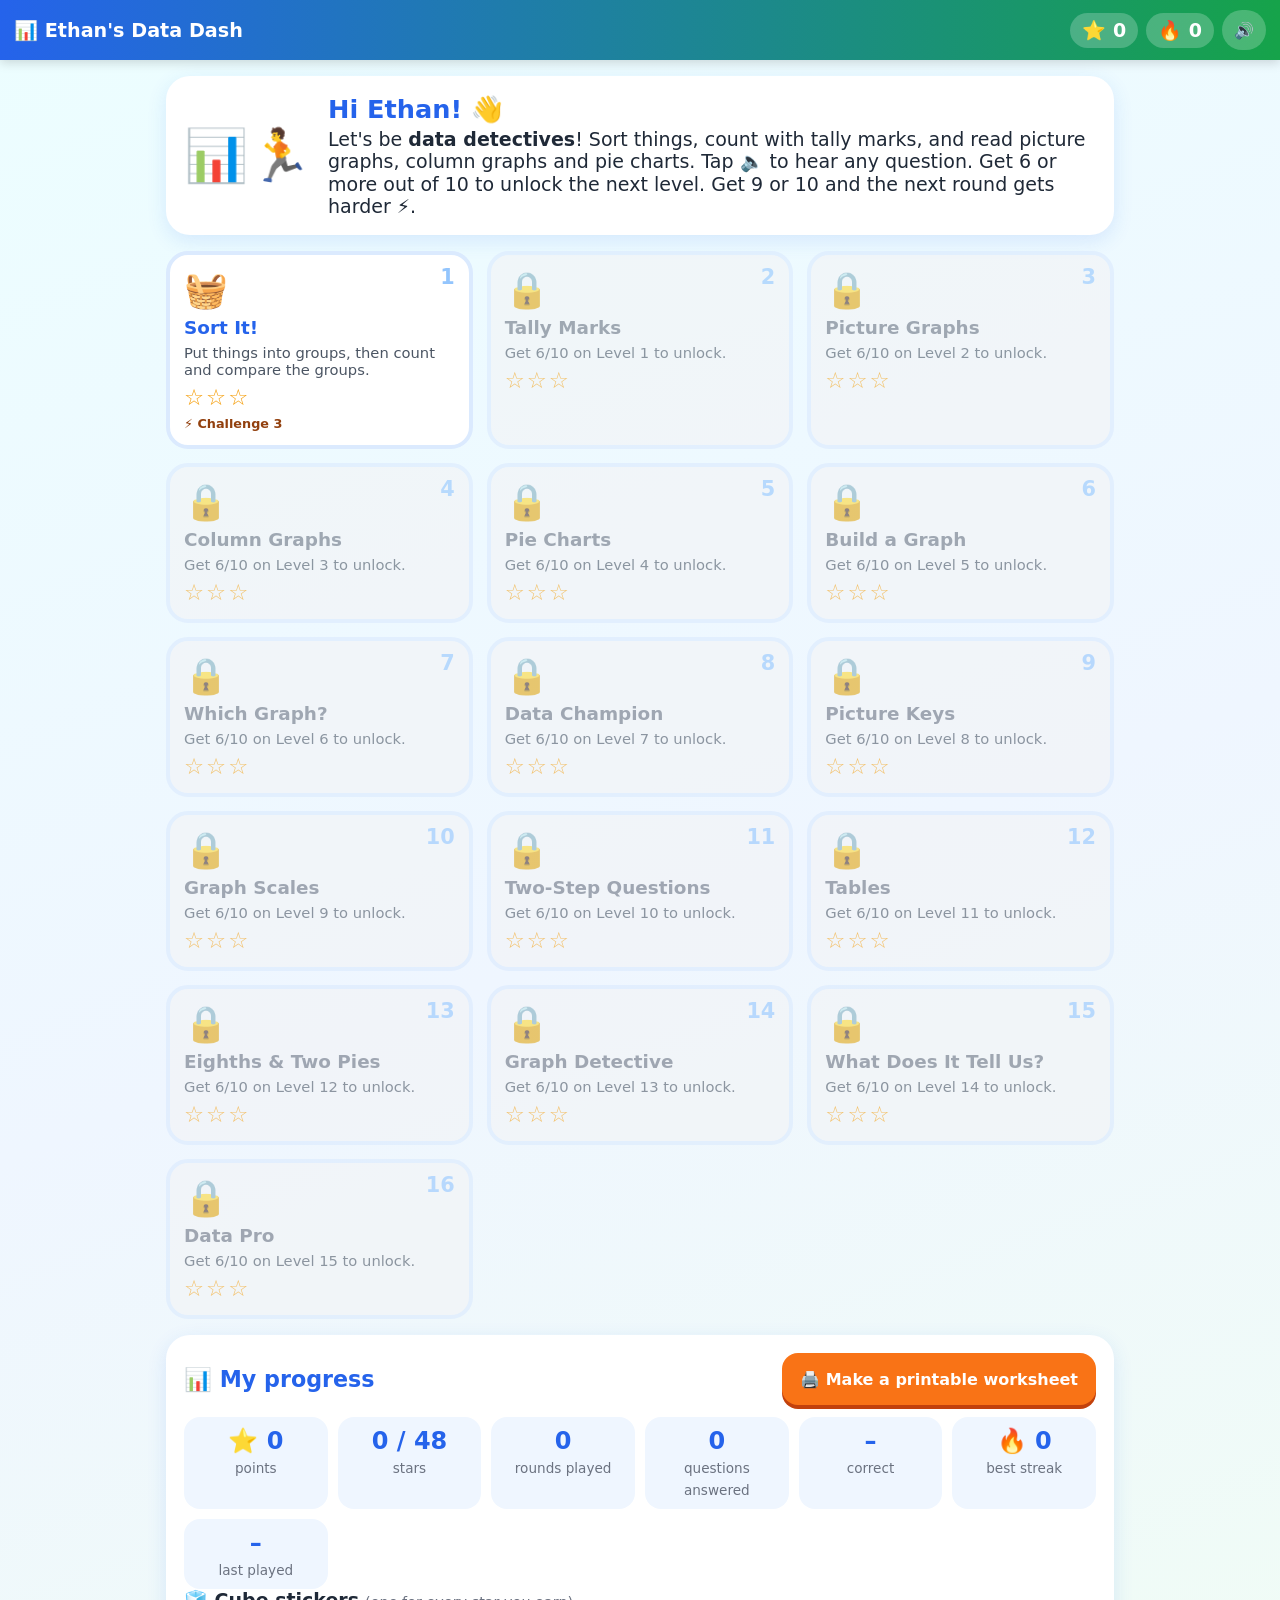
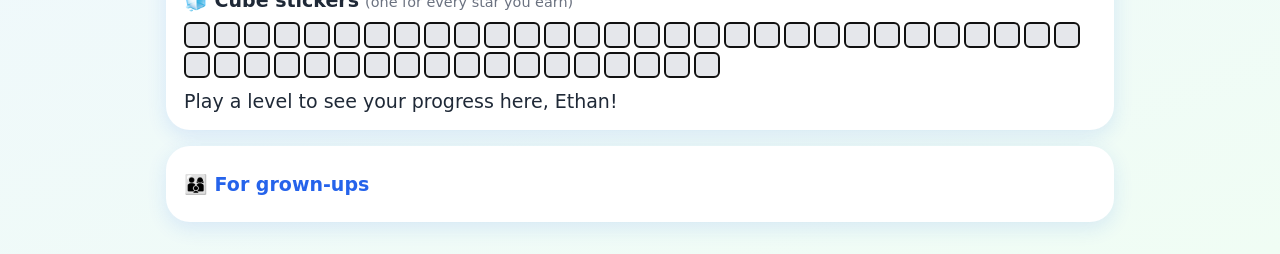
<file: learn/ethan/data/index.html>
<!DOCTYPE html>
<html lang="en-AU">
<head>
<meta charset="utf-8">
<meta name="viewport" content="width=device-width, initial-scale=1, viewport-fit=cover">
<meta name="theme-color" content="#2563eb">
<title>Data Dash – Tallies, Picture Graphs, Column Graphs &amp; Pie Charts</title>
<link rel="icon" href="data:image/svg+xml,%3Csvg xmlns='http://www.w3.org/2000/svg' viewBox='0 0 100 100'%3E%3Ctext y='.9em' font-size='90'%3E%F0%9F%93%8A%3C/text%3E%3C/svg%3E">
<style>
:root{--blue:#2563eb;--blue2:#3b82f6;--green:#16a34a;--green2:#22c55e;--red:#ef4444;--orange:#f97316;--yellow:#facc15;--ink:#1f2937;--gold:#f59e0b}
*{box-sizing:border-box;-webkit-tap-highlight-color:transparent}
html,body{margin:0;padding:0}
body{font-family:"Trebuchet MS","Segoe UI",system-ui,-apple-system,Roboto,sans-serif;color:var(--ink);background:linear-gradient(160deg,#ecfeff,#eff6ff 50%,#f0fdf4);min-height:100vh;font-size:19px}
button{font-family:inherit;font-size:1rem;cursor:pointer;border:none;border-radius:16px;padding:12px 18px;min-height:52px;touch-action:manipulation}
button:focus-visible{outline:4px solid #fbbf24;outline-offset:2px}
.hidden{display:none!important}
.topbar{position:sticky;top:0;z-index:20;display:flex;align-items:center;gap:8px;padding:10px 14px;background:linear-gradient(90deg,#2563eb,#16a34a);color:#fff;box-shadow:0 3px 10px rgba(0,0,0,.15)}
.topbar h1{font-size:1.2rem;margin:0;flex:1;white-space:nowrap;overflow:hidden;text-overflow:ellipsis;cursor:pointer}
.pill{background:rgba(255,255,255,.22);border-radius:999px;padding:6px 12px;font-weight:bold;white-space:nowrap}
.iconbtn{background:rgba(255,255,255,.22);color:#fff;min-height:40px;padding:6px 12px;border-radius:999px;text-decoration:none;font-weight:bold;display:inline-flex;align-items:center;white-space:nowrap}
main{max-width:980px;margin:0 auto;padding:16px}
.card{background:#fff;border-radius:24px;padding:18px;box-shadow:0 6px 20px rgba(37,99,235,.12);margin-bottom:16px}
.hero{display:flex;gap:16px;align-items:center;flex-wrap:wrap}
.hero .big{font-size:3.2rem}
.hero h2{margin:0 0 4px;font-size:1.6rem;color:var(--blue)}
.hero p{margin:0}
.levels{display:grid;grid-template-columns:repeat(auto-fill,minmax(250px,1fr));gap:14px}
.lvl{position:relative;text-align:left;background:#fff;border:4px solid #dbeafe;border-radius:22px;padding:14px;display:flex;flex-direction:column;gap:6px;transition:transform .12s;color:var(--ink)}
.lvl:not(.locked):hover{transform:translateY(-3px);border-color:var(--blue2)}
.lvl .ic{font-size:2.2rem}
.lvl .t{font-weight:bold;font-size:1.15rem;color:var(--blue)}
.lvl .b{font-size:.92rem;color:#4b5563}
.lvl .s{font-size:1.4rem;color:var(--gold);letter-spacing:2px}
.lvl .num{position:absolute;top:10px;right:14px;font-weight:bold;color:#93c5fd;font-size:1.3rem}
.lvl.locked{opacity:.6;background:#f3f4f6;cursor:not-allowed}
.lvl.locked .t{color:#6b7280}
.btn{background:var(--blue);color:#fff;font-weight:bold;box-shadow:0 4px 0 #1e40af}
.btn:active{transform:translateY(2px);box-shadow:0 2px 0 #1e40af}
.btn.orange{background:var(--orange);box-shadow:0 4px 0 #c2410c}
.btn.green{background:var(--green);box-shadow:0 4px 0 #166534}
.btn.ghost{background:#dbeafe;color:var(--blue);box-shadow:0 4px 0 #93c5fd}
.btn:disabled{opacity:.45;cursor:not-allowed}
.row{display:flex;gap:12px;flex-wrap:wrap;align-items:center}
.stats{display:grid;grid-template-columns:repeat(auto-fill,minmax(140px,1fr));gap:10px}
.stat{background:#eff6ff;border-radius:16px;padding:10px;text-align:center}
.stat b{display:block;font-size:1.5rem;color:var(--blue)}
.stat span{font-size:.85rem;color:#6b7280}
.stickers{display:flex;flex-wrap:wrap;gap:4px;margin-top:10px}
.stk{width:26px;height:26px;border-radius:6px;border:2px solid #111;background:#e5e7eb}
details summary{cursor:pointer;font-weight:bold;color:var(--blue);min-height:40px;display:flex;align-items:center}
.playhead{display:flex;align-items:center;gap:10px;flex-wrap:wrap;margin-bottom:10px}
.playhead .lvlname{font-weight:bold;color:var(--blue);font-size:1.2rem;flex:1}
.dots{display:flex;gap:5px}
.dot{width:16px;height:16px;border-radius:50%;background:#e5e7eb;border:2px solid #d1d5db}
.dot.cur{border-color:var(--blue);background:#bfdbfe;transform:scale(1.2)}
.dot.ok{background:var(--green2);border-color:var(--green)}
.dot.no{background:#fca5a5;border-color:var(--red)}
.track{position:relative;height:34px;background:#fde68a;border-radius:999px;margin:0 0 12px;overflow:hidden;border:3px solid #f59e0b}
.track .lane{position:absolute;inset:0;background:repeating-linear-gradient(90deg,transparent 0 9.5%,rgba(255,255,255,.8) 9.5% 10%)}
.track .runner{position:absolute;top:-2px;font-size:28px;transition:left .5s;transform:scaleX(-1)}
.track .flag{position:absolute;right:6px;top:0;font-size:26px}
.prompt{font-size:1.45rem;line-height:1.6;margin-bottom:12px;text-align:center}
.say{background:#dbeafe;color:var(--blue);min-height:40px;padding:4px 12px;border-radius:999px;font-size:1rem;vertical-align:middle;margin-left:6px}
.stage{display:flex;flex-direction:column;align-items:center;gap:12px;min-height:120px}
.frames{display:flex;gap:18px;flex-wrap:wrap;justify-content:center;align-items:center}
.frames .plus{font-size:2.4rem;font-weight:bold;color:#6b7280}
svg{display:block}
svg.tf{width:min(80vw,300px);height:auto}
.frames.two svg.tf{width:min(42vw,260px)}
.eqn{font-size:2.6rem;font-weight:bold;letter-spacing:2px;text-align:center}
.ansbox{display:inline-block;min-width:1.5em;border:3px dashed var(--blue);border-radius:12px;color:var(--blue);background:#eff6ff;text-align:center;padding:0 .15em}
.controls{display:flex;gap:12px;justify-content:center;margin-top:14px;flex-wrap:wrap}
.hint{margin-top:12px;background:#fffbeb;border:3px dashed #fbbf24;border-radius:16px;padding:12px;text-align:center;font-size:1.15rem}
.feedback{margin-top:14px;border-radius:20px;padding:14px;text-align:center;font-size:1.15rem;animation:pop .25s ease-out}
.feedback.good{background:#dcfce7;border:3px solid var(--green2)}
.feedback.bad{background:#fff1f2;border:3px solid #fda4af}
.fbtitle{font-size:1.45rem;font-weight:bold;margin-bottom:6px}
.expl{margin:10px auto;max-width:720px;line-height:1.7}
.expl .frames{margin:8px 0}
.big2{font-size:1.6rem;font-weight:bold}
@keyframes pop{from{transform:scale(.92);opacity:0}to{transform:scale(1);opacity:1}}
.opts{display:grid;grid-template-columns:repeat(4,1fr);gap:12px;width:100%;max-width:600px}
.opt{background:#fff;border:4px solid #bfdbfe;font-size:2rem;font-weight:bold;padding:10px 6px;min-height:84px;color:var(--ink)}
.opt:hover{border-color:var(--blue2)}
.opt.right{background:#dcfce7;border-color:var(--green2)}
.opt.wrong{background:#ffe4e6;border-color:var(--red)}
.numrow{display:grid;grid-template-columns:repeat(6,1fr);gap:8px;width:100%;max-width:560px}
.numrow .opt{font-size:1.7rem;min-height:64px}
@media (max-width:560px){.opts{grid-template-columns:repeat(2,1fr)}}
.keypad{display:grid;grid-template-columns:repeat(5,1fr);gap:8px;max-width:420px;width:100%}
.keypad button{background:#dbeafe;color:var(--blue);font-size:1.6rem;font-weight:bold;min-height:58px;box-shadow:0 3px 0 #93c5fd}
.keypad button:active{transform:translateY(2px)}
.speed{height:10px;background:#e5e7eb;border-radius:999px;overflow:hidden;width:100%;max-width:420px}
.speed i{display:block;height:100%;background:linear-gradient(90deg,#22c55e,#facc15,#ef4444);width:100%}
.results{text-align:center}
.results .stars{font-size:3.4rem;color:var(--gold);letter-spacing:6px}
.results h2{color:var(--blue);font-size:1.8rem;margin:8px 0}
.confetti{position:fixed;top:-20px;width:14px;height:14px;z-index:50;pointer-events:none;animation:fall linear forwards;border:2px solid #111;border-radius:3px}
@keyframes fall{to{transform:translateY(110vh) rotate(540deg)}}
.wstool{position:sticky;top:64px;z-index:10}
.page{background:#fff;color:#000;max-width:800px;margin:0 auto 20px;padding:28px 34px;border-radius:8px;box-shadow:0 4px 18px rgba(0,0,0,.12);font-size:16px}
.page h2{margin:0 0 4px;font-size:22px}
.page h3{margin:14px 0 6px;font-size:17px;border-bottom:2px solid #000;padding-bottom:2px}
.page .meta{display:flex;justify-content:space-between;margin:6px 0 10px}
.page .instr{font-size:13px;margin:2px 0 6px;color:#333}
.page .g{display:grid;grid-template-columns:repeat(3,1fr);gap:8px 20px;font-size:22px}
.page .g.four{grid-template-columns:repeat(4,1fr)}
.page .g.two{grid-template-columns:repeat(2,1fr)}
.page .g>div{display:flex;align-items:center;gap:6px;break-inside:avoid}
.page .blank{display:inline-block;width:38px;height:30px;border:2px solid #000;border-radius:5px;vertical-align:middle}
.page svg.tf{width:150px;height:auto}
.page .ans{color:#b91c1c;font-weight:bold}
.page.answers{border-top:6px solid #b91c1c}
@media print{
 @page{size:A4;margin:10mm}
 body{background:#fff}
 .topbar,.no-print,#home,#play,#results{display:none!important}
 #worksheet{display:block!important}
 main{padding:0;max-width:none}
 .page{box-shadow:none;border-radius:0;margin:0;padding:0;max-width:none;font-size:14px}
 .page.answers{break-before:page;page-break-before:always;border-top:none}
 .page h3{margin:8px 0 3px;font-size:15px}
 .page .g{font-size:19px;gap:5px 20px}
 .page svg.tf{width:120px}
 .page .blank{width:32px;height:24px}
}
.topbar .lbl{}
@media (max-width:520px){.topbar .lbl{display:none}}
.graph{width:100%;max-width:520px;height:auto;display:block;margin:0 auto}
.gtitle{font-weight:bold;color:var(--blue);font-size:1.15rem;text-align:center;margin-bottom:4px}
.gwrap{background:#fff;border:3px solid #dbeafe;border-radius:18px;padding:10px 12px;width:100%;max-width:560px}
.pict{border-collapse:collapse;margin:0 auto}
.pict td{border-bottom:2px solid #e5e7eb;padding:4px 6px;vertical-align:middle}
.pict td.lab{border-right:3px solid #1f2937;text-align:center;font-size:clamp(24px,6.5vw,34px);line-height:1;min-width:56px}
.pict td.lab small{display:block;font-size:12px;color:#4b5563;font-weight:bold}
.pict td.ics{font-size:clamp(18px,5.4vw,32px);letter-spacing:1px;white-space:nowrap;text-align:left}
.pict td.cnt{font-weight:bold;color:var(--green);font-size:1.4rem;min-width:30px}
.pict tr.hl td{background:#fef9c3}
.key{font-size:1rem;color:#374151;text-align:center;margin-top:6px}
.ttable{border-collapse:collapse;margin:0 auto;background:#fff}
.ttable td{border:2px solid #cbd5e1;padding:4px 10px;vertical-align:middle}
.ttable td.lab{font-size:32px;text-align:center;min-width:70px}
.ttable td.lab small{display:block;font-size:12px;font-weight:bold;color:#4b5563}
.ttable tr.hl td{background:#fef9c3}
.ttable svg{display:block}
.tbig{width:100%;max-width:440px;height:auto}
.pile{display:flex;flex-wrap:wrap;gap:8px;justify-content:center;max-width:560px;min-height:60px}
.pile button{font-size:40px;line-height:1;background:#fff;border:4px solid #bfdbfe;border-radius:16px;padding:6px 8px;min-height:64px;min-width:64px}
.pile button.sel{border-color:var(--orange);background:#ffedd5;transform:scale(1.12)}
.bins{display:grid;grid-template-columns:repeat(auto-fit,minmax(140px,1fr));gap:10px;width:100%;max-width:600px}
.bin{background:#f8fafc;border:4px dashed #93c5fd;border-radius:18px;padding:8px;min-height:120px;color:var(--ink);display:flex;flex-direction:column;align-items:center;gap:4px}
.bin .bh{font-size:34px}
.bin .bc{font-size:26px;letter-spacing:2px;line-height:1.25;word-break:break-all}
.bin .bn{font-weight:bold;color:var(--green);font-size:1.5rem}
.bin.hl{border-style:solid;border-color:var(--green2);background:#dcfce7}
.bin.shake{animation:shake .35s}
@keyframes shake{25%{transform:translateX(-6px)}75%{transform:translateX(6px)}}
.smsg{min-height:1.6em;font-weight:bold;color:#b45309;text-align:center}
.opt .ic{font-size:2.4rem;display:block;line-height:1.1}
.opt .nm{font-size:1rem;display:block;color:#374151}
.opt .sw{display:block;width:54px;height:40px;border-radius:10px;margin:0 auto 4px;border:3px solid rgba(0,0,0,.2)}
.opts.three{grid-template-columns:repeat(3,1fr);max-width:640px}
.opts.three .opt{font-size:1.1rem;padding:8px}
.opts.three .opt svg{width:100%;height:auto;display:block}
.opts.qs{grid-template-columns:1fr;max-width:460px}
.opts.qs .opt{font-size:1.4rem;min-height:64px}
.opts.graphs{grid-template-columns:repeat(3,1fr);max-width:720px}
.opts.graphs .opt{font-size:.95rem;padding:6px;display:flex;flex-direction:column;align-items:center;gap:4px}
.opts.graphs .opt svg,.opts.graphs .opt .pict{width:100%;height:auto}
.opts.graphs .pict td.lab{font-size:18px;min-width:30px}
.opts.graphs .pict td.ics{font-size:15px;letter-spacing:0}
.opts.graphs .ttable td.lab{font-size:20px;min-width:30px}
@media (max-width:560px){.opts.graphs{grid-template-columns:1fr}.opts.three{grid-template-columns:repeat(3,1fr)}}
.tallybtns{display:flex;gap:12px;flex-wrap:wrap;justify-content:center}
.tallybtns .btn{font-size:1.2rem}
.target{font-size:3rem;font-weight:bold;color:var(--orange);line-height:1}
.legend{display:flex;gap:14px;justify-content:center;flex-wrap:wrap;font-size:1.6rem}
.cell{cursor:pointer}
.why{font-size:1.05rem;margin:6px 0}
.page .ws2{display:grid;grid-template-columns:1fr 1fr;gap:4px 22px}
.page .ws2>div{break-inside:avoid}
.page .pile2{font-size:26px;letter-spacing:3px;line-height:1.2}
.page table.wt{border-collapse:collapse;font-size:16px}
.page table.wt td{border:1.5px solid #000;padding:2px 8px;height:34px;vertical-align:middle}
.page table.wt td.lab{font-size:24px;text-align:center}
.page .gwrap{border:none;padding:0;max-width:none}
.page .graph{max-width:250px!important;margin:0}
.page .g5 .graph{max-width:190px!important}
.page .g6 .graph{max-width:150px!important}
.page .gtitle{font-size:14px;color:#000;text-align:left}
.page .ttable td.lab{font-size:20px;min-width:44px;padding:2px 6px}
.page .ttable td{padding:2px 6px}
.page .pict td.lab{font-size:22px;min-width:40px}
.page .pict td.ics{font-size:20px}
.page .ql{font-size:15px;margin:3px 0}
.page .tallies{display:grid;grid-template-columns:repeat(4,1fr);gap:6px 14px;font-size:16px}
.page .tallies>div{display:flex;align-items:center;gap:6px}
@media print{
 .page h2{font-size:19px}
 .page .meta{margin:3px 0 4px}
 .page .pile2{font-size:22px}
 .page table.wt td{height:30px;padding:1px 6px}
 .page .graph{max-width:230px!important}
 .page .g5 .graph{max-width:170px!important}
 .page .ql{margin:2px 0}
}

.clvl{display:inline-block;font-size:.85rem;background:#fef3c7;color:#92400e;border:2px solid #f59e0b;border-radius:999px;padding:1px 10px;margin-left:6px;vertical-align:middle;white-space:nowrap}
.lvl .clv{font-size:.8rem;color:#92400e;font-weight:bold}
.stepup{font-size:1.1rem;font-weight:bold;background:#fef3c7;border-radius:14px;padding:8px 12px;display:inline-block}
.pi{display:inline-block}
.pi.halfp{width:.5em;overflow:hidden;vertical-align:bottom;white-space:nowrap}
.cnts{font-size:12px;color:#166534;font-weight:bold;letter-spacing:0}
.opts.two{grid-template-columns:repeat(2,1fr);max-width:440px}
.opts.graphs.g4{grid-template-columns:repeat(2,1fr);max-width:600px}
.dtable{border-collapse:collapse;margin:0 auto;background:#fff;font-size:1.25rem}
.dtable th,.dtable td{border:2px solid #cbd5e1;padding:6px 12px;text-align:center}
.dtable th{background:#eff6ff;color:var(--blue)}
.dtable .hl{background:#fef9c3}
.duo{display:grid;grid-template-columns:1fr 1.4fr;gap:10px;width:100%;max-width:720px;align-items:start}
@media (max-width:600px){.duo{grid-template-columns:1fr}}
.page .dtable{font-size:14px}.page .dtable th,.page .dtable td{padding:2px 8px;border:1.5px solid #000}.page .dtable th{background:#fff;color:#000}

.pict.many td.ics{font-size:clamp(11px,3.3vw,26px);letter-spacing:0}
@media (max-width:520px){.dtable{font-size:1rem}.dtable th,.dtable td{padding:4px 6px}.pict.many td.lab{min-width:44px;font-size:22px}}
.page .pict.many td.ics{font-size:16px}

@media (max-width:560px){.opts.graphs.g4{grid-template-columns:1fr}}
.redotag{display:inline-block;margin-left:8px;padding:2px 10px;border-radius:999px;background:#fff7ed;color:#c2410c;border:2px solid #fdba74;font-size:.85rem;font-weight:800;vertical-align:middle}.fixedline{display:inline-block;background:#ecfdf5;color:#065f46;border-radius:12px;padding:6px 12px;font-weight:700}.again{font-size:.95rem;margin-top:4px;opacity:.85}
#rdoRev{position:fixed;inset:0;z-index:60;background:rgba(15,23,42,.5);overflow:auto;padding:14px;-webkit-overflow-scrolling:touch}#rdoRev.hidden{display:none}
.rdoPanel{max-width:900px;margin:0 auto;background:#fff;border-radius:22px;padding:16px;box-shadow:0 10px 40px rgba(0,0,0,.25);text-align:left}
.rdoTop{display:flex;justify-content:space-between;align-items:center;gap:10px}.rdoTop h2{margin:0;font-size:1.4rem}.rdoSmall{font-size:.9rem;opacity:.85}
.rdoSeg,.rdoBtns,.rdoNav{display:flex;gap:8px;flex-wrap:wrap;align-items:center;margin:8px 0}.rdoNav{justify-content:space-between}
.rdoItem{border:3px solid #e5e7eb;border-radius:18px;padding:12px;margin:12px 0}.rdoHead b{font-size:1.1rem}
.rdoQ{display:flex;align-items:center;gap:8px;font-size:1.15rem;margin:6px 0;flex-wrap:wrap}.rdoSay{border:0;background:#eef2ff;border-radius:999px;width:44px;height:44px;font-size:1.1rem;cursor:pointer}
.rdoSnap{pointer-events:none;border:2px dashed #e5e7eb;border-radius:14px;padding:8px;margin:4px 0;overflow-x:auto}.rdoSnap svg{max-width:100%;height:auto}
.rdoLbl{font-weight:800;margin:6px 0}.rdoLbl.bad{color:#b91c1c}.rdoLbl.ok{color:#047857}
.rdoExp{background:#ecfdf5;border:2px solid #a7f3d0;border-radius:14px;padding:10px 14px;margin:8px 0}.rdoSteps{margin:6px 0;padding-left:22px}.rdoSteps li{margin:3px 0}
body.rdoOpen{overflow:hidden}
</style>
</head>
<body>
<header class="topbar">
  <h1 id="homeLink" title="Back to levels">📊 <span id="titleName">Ethan</span>'s Data Dash</h1>
  <span class="pill" id="ptsPill" title="Points">⭐ 0</span>
  <span class="pill" id="streakPill" title="Streak">🔥 0</span>
  <button class="iconbtn" id="soundBtn" aria-label="Sound on or off">🔊</button>
  <a class="iconbtn hidden" id="gamesBtn" href="../../index.html" title="My games">🏠<span class="lbl"> Games</span></a>
  <a class="iconbtn hidden" id="switchBtn" href="../../index.html?switch=1" title="Switch player">👥<span class="lbl"> Switch</span></a>
</header>
<main>
<section id="home">
  <div class="card hero">
    <div class="big">📊🏃</div>
    <div style="flex:1;min-width:220px">
      <h2 id="hello">Hi!</h2>
      <p>Let's be <b>data detectives</b>! Sort things, count with tally marks, and read picture graphs, column graphs and pie charts. Tap 🔈 to hear any question. Get 6 or more out of 10 to unlock the next level. Get 9 or 10 and the next round gets harder ⚡.</p>
    </div>
  </div>
  <div class="levels" id="levelGrid"></div>
  <div class="card" style="margin-top:16px">
    <div class="row" style="justify-content:space-between">
      <h3 style="margin:0;color:var(--blue)">📊 My progress</h3>
      <button class="btn orange" id="wsBtn">🖨️ Make a printable worksheet</button>
    </div>
    <div class="stats" id="stats" style="margin-top:12px"></div>
    <div><b>🧊 Cube stickers</b> <span style="font-size:.9rem;color:#6b7280">(one for every star you earn)</span><div class="stickers" id="stickers"></div></div>
    <p id="tricky" style="margin:12px 0 0"></p>
  </div>
  <div class="card">
    <details>
      <summary>👨‍👩‍👦 For grown-ups</summary>
      <p>This game covers <b>data</b> from the NSW Mathematics K–10 syllabus. Levels 1–8: sorting objects into groups, tally marks, picture graphs where one picture stands for one thing, column graphs (most, least, how many more, altogether), and pie charts with halves and quarters. Levels 9–16 stretch into harder next-stage work: picture graphs where one picture stands for 2 or 10 (with half pictures), column graphs with scales counting by 2s, 5s and 10s and unlabelled gridlines, two-step questions, two-way tables, pie charts in eighths and comparing two pies, spotting what's wrong with a graph, and choosing a true conclusion from the data.</p>
      <p><b>Challenge levels:</b> each level runs at a challenge level from 1 to 5. Higher levels use bigger numbers, more categories, typed answers instead of multiple choice, scales and two-step questions. A score of 9 or 10 moves that level up one challenge step for the next round. A score of 4 or less moves it back down, but never below the setting you choose here.</p>
      <div class="row" style="margin-bottom:8px" role="radiogroup" aria-label="Difficulty"><b>Difficulty:</b>
        <label class="row" style="gap:4px"><input type="radio" name="diff" value="easy"> Easy</label>
        <label class="row" style="gap:4px"><input type="radio" name="diff" value="normal"> Normal</label>
        <label class="row" style="gap:4px"><input type="radio" name="diff" value="challenge" checked> Challenge</label></div>
      <p style="font-size:.9rem">Easy starts at challenge level 1 (like the first version: multiple choice, small numbers). Normal starts at 2. Challenge starts at 3. Every question is read aloud when it appears (you can turn this off below), and the 🔈 button repeats it. The feedback shows the answer on the graph. Hints give 5 points instead of 10 (3 points from challenge level 4). Progress is saved on this device only.</p>
      <div class="row" style="margin-bottom:8px"><label class="row" style="gap:6px"><input type="checkbox" id="autoSay" style="width:24px;height:24px" checked> Read each question aloud automatically</label></div>
      <div class="row">
        <label class="row" style="gap:6px"><input type="checkbox" id="unlockAll" style="width:24px;height:24px"> Unlock all levels</label>
        <button class="btn ghost" id="resetBtn">Reset progress</button>
      </div>
    </details>
  </div>
</section>

<section id="play" class="hidden">
  <div class="playhead">
    <button class="btn ghost" id="quitBtn">← Levels</button>
    <div class="lvlname" id="lvlName"></div>
    <div class="dots" id="dots"></div>
  </div>
  <div class="card">
    <div class="track" aria-hidden="true"><div class="lane"></div><span class="flag">🏁</span><span class="runner" id="runner" style="left:0%">🏃</span></div>
    <div class="prompt"><span id="prompt"></span><button class="say" id="sayBtn" aria-label="Read the question aloud">🔈</button></div>
    <div class="stage" id="stage"></div>
    <div class="controls" id="controls">
      <button class="btn ghost" id="hintBtn">💡 Hint</button>
      <button class="btn green" id="checkBtn">Check ✓</button>
    </div>
    <div class="hint hidden" id="hintBox"></div>
    <div class="feedback hidden" id="feedback"></div>
  </div>
</section>

<section id="results" class="hidden"><div class="card results" id="resultsCard"></div></section>

<section id="worksheet" class="hidden">
  <div class="card row no-print wstool">
    <button class="btn ghost" id="wsBack">← Back</button>
    <button class="btn" id="wsNew">🔀 New worksheet</button>
    <button class="btn orange" id="wsPrint">🖨️ Print</button>
    <span style="font-size:.9rem;color:#6b7280">The answer key prints on its own page.</span>
  </div>
  <div id="sheet"></div>
</section>
</main>

<script>
(function(){
'use strict';
/* ---------- player / profile ---------- */
const params=new URLSearchParams(location.search);
const PLAYER=(params.get('player')||'').toLowerCase().replace(/[^a-z0-9_-]/g,'');
let NAME='Ethan';
try{const pr=JSON.parse(localStorage.getItem('kidsHub.profiles')||'null');if(PLAYER&&pr&&pr[PLAYER]&&pr[PLAYER].name)NAME=String(pr[PLAYER].name).replace(/[<>&"'`]/g,'').slice(0,20)||NAME;}catch(e){}
const GAME='data';
const STORE=PLAYER?`kidsHub.p.${PLAYER}.${GAME}`:'ethanDataDash.v1';

const $=s=>document.querySelector(s);
const esc=s=>String(s).replace(/[&<>"]/g,c=>({'&':'&amp;','<':'&lt;','>':'&gt;','"':'&quot;'}[c]));
const rnd=(a,b)=>a+Math.floor(Math.random()*(b-a+1));
const pick=a=>a[Math.floor(Math.random()*a.length)];
const shuffle=a=>{for(let i=a.length-1;i>0;i--){const j=Math.floor(Math.random()*(i+1));[a[i],a[j]]=[a[j],a[i]];}return a;};
const range=n=>[...Array(n).keys()];

const LEVELS=[
 {id:1,icon:'🧺',title:'Sort It!',blurb:'Put things into groups, then count and compare the groups.',types:['sort']},
 {id:2,icon:'✏️',title:'Tally Marks',blurb:'Read and make tally marks. Every 5th line goes across!',types:['tallyRead','tallyMake','tallyTable']},
 {id:3,icon:'🙂',title:'Picture Graphs',blurb:'One picture means one thing.',types:['pict']},
 {id:4,icon:'📊',title:'Column Graphs',blurb:'Most, least, how many more and altogether.',types:['col']},
 {id:5,icon:'🥧',title:'Pie Charts',blurb:'Biggest slice, smallest slice, halves and quarters.',types:['pie']},
 {id:6,icon:'🏗️',title:'Build a Graph',blurb:'Read the tally and tap to build the columns.',types:['build']},
 {id:7,icon:'🔍',title:'Which Graph?',blurb:'Find the graph that answers the question.',types:['choose']},
 {id:8,icon:'🏆',title:'Data Champion',blurb:'Levels 1–7 mixed together. Can you get 10 out of 10?',types:['sort','tallyRead','tallyMake','pict','col','col','pie','build','choose','tallyTable']},
 {id:9,icon:'🖼️',title:'Picture Keys',blurb:'Now one picture means 2 (or 10)! Half a picture is half as many.',types:['pict2']},
 {id:10,icon:'📏',title:'Graph Scales',blurb:'Count up the side in 2s, 5s or 10s. Watch the lines with no numbers!',types:['scaled']},
 {id:11,icon:'🧠',title:'Two-Step Questions',blurb:'Add groups together, then compare.',types:['twostep']},
 {id:12,icon:'📋',title:'Tables',blurb:'Read across and down a table.',types:['table']},
 {id:13,icon:'🍕',title:'Eighths & Two Pies',blurb:'Pies cut into 8 pieces, and comparing two pies.',types:['pie8']},
 {id:14,icon:'🕵️',title:'Graph Detective',blurb:'Something is wrong with this graph. Can you spot it?',types:['wrong']},
 {id:15,icon:'💡',title:'What Does It Tell Us?',blurb:'Pick the sentence that is true.',types:['conclude']},
 {id:16,icon:'🏅',title:'Data Pro',blurb:'Levels 9–15 mixed. The ultimate data challenge!',types:['pict2','scaled','twostep','table','pie8','wrong','conclude','twostep','scaled','table']},
];
const TYPE_NAMES={sort:'Sorting',tallyRead:'Reading tallies',tallyMake:'Making tallies',tallyTable:'Tally tables',pict:'Picture graphs',col:'Column graphs',pie:'Pie charts',build:'Building graphs',choose:'Choosing a graph',pict2:'Picture keys',scaled:'Graph scales',twostep:'Two-step questions',table:'Tables',pie8:'Eighths',wrong:'Graph detective',conclude:'Drawing conclusions'};
const ROUND=10,UNLOCK=6;
const DIFFS={easy:{name:'Easy',base:0},normal:{name:'Normal',base:1},challenge:{name:'Challenge',base:2}};
const levelD=id=>Math.min(4,(DIFFS[S.diff]||DIFFS.challenge).base+((S.adapt||{})[id]||0));
const starsFor=s=>s>=10?3:s>=8?2:s>=UNLOCK?1:0;

const defState=()=>({diff:'challenge',adapt:{},levels:{},points:0,answered:0,correct:0,bestStreak:0,rounds:0,lastPlayed:null,byType:{},mist:{},unlockAll:false,sound:true,autoSay:true,history:[]});
function load(){try{return Object.assign(defState(),JSON.parse(localStorage.getItem(STORE)||'{}'));}catch(e){return defState();}}
let S=load();
function save(){try{localStorage.setItem(STORE,JSON.stringify(S));}catch(e){}}
const unlocked=id=>id===1||S.unlockAll||((S.levels[id-1]||{}).stars||0)>=1;

let actx=null;
function sfx(kind){if(!S.sound)return;try{actx=actx||new (window.AudioContext||window.webkitAudioContext)();
  const N={good:[660,880],bad:[330,247],tap:[600],win:[523,659,784,1047]}[kind]||[];const t=actx.currentTime,vol=kind==='tap'?0.05:0.14;
  N.forEach((f,i)=>{const o=actx.createOscillator(),g=actx.createGain();o.type='sine';o.frequency.value=f;const s=t+i*0.12;
    g.gain.setValueAtTime(0.0001,s);g.gain.exponentialRampToValueAtTime(vol,s+0.02);g.gain.exponentialRampToValueAtTime(0.0001,s+0.2);o.connect(g);g.connect(actx.destination);o.start(s);o.stop(s+0.22);});}catch(e){}}
function say(text){try{if(!('speechSynthesis' in window)||!text)return;speechSynthesis.cancel();const u=new SpeechSynthesisUtterance(text);u.lang='en-AU';u.rate=0.9;
  const v=speechSynthesis.getVoices().find(v=>/en[-_]AU/i.test(v.lang));if(v)u.voice=v;speechSynthesis.speak(u);}catch(e){}}

/* ---------- data sets ---------- */
const CATS={
 cube:{title:'Favourite cube colour',icon:'🧊',about:'cube colours',items:[{icon:'🟥',name:'red',col:'#ef4444'},{icon:'🟦',name:'blue',col:'#3b82f6'},{icon:'🟩',name:'green',col:'#22c55e'},{icon:'🟨',name:'yellow',col:'#facc15'},{icon:'🟧',name:'orange',col:'#f97316'}]},
 sport:{title:'Favourite sport',icon:'🏅',about:'sports',items:[{icon:'🏃',name:'running',col:'#f97316'},{icon:'⚽',name:'soccer',col:'#22c55e'},{icon:'🏊',name:'swimming',col:'#3b82f6'},{icon:'🏀',name:'basketball',col:'#ef4444'}]},
 fruit:{title:'Favourite fruit',icon:'🍎',about:'fruit',items:[{icon:'🍎',name:'apple',col:'#ef4444'},{icon:'🍌',name:'banana',col:'#facc15'},{icon:'🍇',name:'grapes',col:'#8b5cf6'},{icon:'🍉',name:'watermelon',col:'#22c55e'}]},
 pet:{title:'Favourite pet',icon:'🐾',about:'pets',items:[{icon:'🐶',name:'dog',col:'#a16207'},{icon:'🐱',name:'cat',col:'#f97316'},{icon:'🐟',name:'fish',col:'#3b82f6'},{icon:'🐰',name:'rabbit',col:'#ec4899'}]},
};
const PIECOLS=[{name:'red',col:'#ef4444'},{name:'blue',col:'#3b82f6'},{name:'green',col:'#22c55e'},{name:'yellow',col:'#facc15'},{name:'orange',col:'#f97316'},{name:'purple',col:'#8b5cf6'}];
/* k categories with counts lo..hi; uniq => unique biggest and smallest */
function catData(catKey,k,lo,hi,uniq=true,step=1){
  const C=CATS[catKey];
  for(let t=0;t<200;t++){
    const items=shuffle(C.items.slice()).slice(0,k).map(it=>Object.assign({},it,{n:rnd(Math.ceil(lo/step),Math.floor(hi/step))*step}));
    const ns=items.map(i=>i.n),mx=Math.max(...ns),mn=Math.min(...ns);
    if(uniq==='all'&&new Set(ns).size<ns.length)continue;
    if(!uniq||uniq==='all'||(ns.filter(v=>v===mx).length===1&&ns.filter(v=>v===mn).length===1))return {cat:catKey,C,items};
  }
  const items=C.items.slice(0,k).map((it,i)=>Object.assign({},it,{n:(Math.ceil(lo/step)+i)*step}));return {cat:catKey,C,items};
}
const anyCat=()=>pick(['cube','sport','fruit','pet']);

/* ---------- visuals ---------- */
/* tally marks: n marks, bundles of five (4 up + 1 across) */
function tallySVG(n,{h=60,labels=false,cls='tbig',empty=''}={}){
  const gw=h*0.95,gap=h*0.38,sp=h*0.2,groups=Math.ceil(n/5)||1,W=Math.max(groups*(gw+gap),gw+gap),Hh=h+(labels?28:8);
  let s=`<svg class="${cls}" viewBox="0 0 ${W} ${Hh}" ${cls?`style="max-width:${Math.round(W*1.25)}px"`:`width="${Math.round(W)}" height="${Math.round(Hh)}"`} aria-label="${n} tally marks">`;
  if(!n&&empty)s+=`<text x="${W/2}" y="${h*0.62}" text-anchor="middle" font-size="${h*0.3}" fill="#9ca3af">${empty}</text>`;
  for(let g=0;g<groups;g++){
    const x0=g*(gw+gap)+gap/2,m=Math.min(5,n-g*5);
    for(let i=0;i<Math.min(m,4);i++){const x=x0+sp*0.6+i*sp;s+=`<line x1="${x}" y1="4" x2="${x}" y2="${h}" stroke="#1f2937" stroke-width="${h*0.07}" stroke-linecap="round"/>`;}
    if(m===5)s+=`<line x1="${x0}" y1="${h*0.78}" x2="${x0+sp*4.4}" y2="${h*0.2}" stroke="#dc2626" stroke-width="${h*0.07}" stroke-linecap="round"/>`;
    if(labels&&m>0)s+=`<text x="${x0+sp*2.1}" y="${h+24}" text-anchor="middle" font-size="20" font-weight="bold" fill="${m===5?'#16a34a':'#2563eb'}">${m===5?g*5+5:g*5+m}</text>`;
  }
  return s+'</svg>';
}
/* tally table */
function tallyTable(items,{hl=-1,labels=false,nums=false,h=40}={}){
  if(Math.max(...items.map(i=>i.n))>15)h=Math.min(h,26);
  return `<table class="ttable">${items.map((it,i)=>`<tr class="${i===hl?'hl':''}"><td class="lab">${it.icon}<small>${esc(it.name)}</small></td><td>${tallySVG(it.n,{h,labels,cls:''})}</td>${nums?`<td style="font-weight:bold;font-size:1.4rem;color:#16a34a">${it.n}</td>`:''}</tr>`).join('')}</table>`;
}
/* picture graph (rows); kv = children per picture, half pictures for kv/2 */
function pictRow(it,kv){const full=Math.floor(it.n/kv),half=it.n%kv?1:0;return `<span class="pi">${it.icon}</span>`.repeat(full)+(half?`<span class="pi halfp">${it.icon}</span>`:'');}
function pictHTML(items,{hl=[],nums=false,title='',key=true,kv=1,counts=false}={}){
  const many=Math.max(...items.map(it=>Math.ceil(it.n/kv)))>8;
  return `${title?`<div class="gtitle">${esc(title)}</div>`:''}<table class="pict${many?' many':''}">${items.map((it,i)=>`<tr class="${hl.includes(i)?'hl':''}"><td class="lab">${it.icon}<small>${esc(it.name)}</small></td><td class="ics">${pictRow(it,kv)}${counts?`<div class="cnts">${range(Math.floor(it.n/kv)).map(j=>(j+1)*kv).concat(it.n%kv?[it.n]:[]).join(', ')}</div>`:''}</td>${nums?`<td class="cnt">${it.n}</td>`:''}</tr>`).join('')}</table>${key?`<div class="key">Key: ${items[0]?items[0].icon:'🙂'} = ${kv} ${kv===1?'child':'children'}${kv>1?` &nbsp; <span class="pi halfp">${items[0]?items[0].icon:''}</span> = ${kv/2}`:''}</div>`:''}`;
}
/* column graph svg: max = number of gridlines, scale = value per gridline, le = label every le lines, labels = override list */
function colSVG(items,{max=10,hl=[],nums=false,diff=null,build=null,title='',small=false,fill=true,scale=1,le=1,labels=null}={}){
  const u=small?16:28,L=small?24:44,T=small?10:16,cw=small?40:70,gp=small?14:26,k=items.length,W=L+k*(cw+gp)+gp/2,base=T+max*u,Hh=base+(small?30:48),hv=n=>n/scale;
  let s=`<svg class="graph" viewBox="0 0 ${W} ${Hh}" ${small?'':`style="max-width:${Math.round(W*1.15)}px"`} aria-label="column graph${title?': '+esc(title):''}">`;
  for(let v=0;v<=max;v++){const y=base-v*u;s+=`<line x1="${L}" y1="${y}" x2="${W}" y2="${y}" stroke="${v?'#e5e7eb':'#1f2937'}" stroke-width="${v?1.5:3}"/>`;
    const lab=labels?labels[v]:v*scale;if(lab!=null&&(labels||(!small||v%2===0)&&v%le===0))s+=`<text class="ylab" x="${L-6}" y="${y+5}" text-anchor="end" font-size="${small?11:16}" fill="#374151">${lab}</text>`;}
  s+=`<line x1="${L}" y1="${T-4}" x2="${L}" y2="${base}" stroke="#1f2937" stroke-width="3"/>`;
  const bx=i=>L+gp/2+i*(cw+gp)+4;
  items.forEach((it,i)=>{const x=bx(i),h=build?build[i]:hv(it.n);
    if(build){for(let l=1;l<=max;l++){const y=base-l*u;s+=`<rect class="cell" data-cell="${i},${l}" x="${x}" y="${y}" width="${cw}" height="${u}" fill="${l<=h?it.col:'#f8fafc'}" stroke="${l<=h?'rgba(0,0,0,.25)':'#cbd5e1'}" stroke-width="1.5" ${l<=h?'':'stroke-dasharray="4 3"'}/>`;}}
    else if(h>0)s+=`<rect class="bar" x="${x}" y="${base-h*u}" width="${cw}" height="${h*u}" rx="4" fill="${fill?it.col:'#fff'}" stroke="${hl.includes(i)?'#111':'rgba(0,0,0,.3)'}" stroke-width="${hl.includes(i)?4:2}"/>`;
    if(nums||hl.includes(i))s+=`<text x="${x+cw/2}" y="${base-h*u-6}" text-anchor="middle" font-size="${small?12:20}" font-weight="bold" fill="#111">${build?h*scale:it.n}</text>`;
    s+=`<text x="${x+cw/2}" y="${base+(small?20:34)}" text-anchor="middle" font-size="${small?16:30}">${it.icon}</text>`;
  });
  if(diff){const [a,b]=diff,xa=bx(a),xb=bx(b),ya=base-hv(items[a].n)*u,yb=base-hv(items[b].n)*u;
    s+=`<line x1="${Math.min(xa,xb)}" y1="${yb}" x2="${Math.max(xa,xb)+cw}" y2="${yb}" stroke="#111" stroke-width="3" stroke-dasharray="7 5"/>`;
    s+=`<rect x="${xa-3}" y="${ya-3}" width="${cw+6}" height="${yb-ya+6}" fill="rgba(250,204,21,.45)" stroke="#b45309" stroke-width="3" stroke-dasharray="6 4"/>`;
    if(scale===1)for(let v=1;v<=items[a].n-items[b].n;v++)s+=`<text x="${xa+cw/2}" y="${yb-(v-1)*u-u/2+6}" text-anchor="middle" font-size="17" font-weight="bold" fill="#92400e">${v}</text>`;
    else s+=`<text x="${xa+cw/2}" y="${(ya+yb)/2+7}" text-anchor="middle" font-size="20" font-weight="bold" fill="#92400e">${items[a].n-items[b].n}</text>`;}
  return (title?`<div class="gtitle">${esc(title)}</div>`:'')+s+'</svg>';
}
/* pie chart: slices [{q (quarters), col, name}] */
function pieSVG(slices,{r=90,labels=false,hl=-1,cls='graph',letters=false,den=4}={}){
  const c=r+10,W=2*c;let a=-Math.PI/2,s=`<svg class="${cls}" viewBox="0 0 ${W} ${W}" style="max-width:${Math.round(W*1.3)}px" aria-label="pie chart">`;
  const pt=(ang,rr)=>[c+rr*Math.cos(ang),c+rr*Math.sin(ang)];
  slices.forEach((sl,i)=>{const da=sl.q/den*2*Math.PI,b=a+da;
    if(sl.q>=den)s+=`<circle cx="${c}" cy="${c}" r="${r}" fill="${sl.col}" stroke="#fff" stroke-width="3"/>`;
    else{const [x1,y1]=pt(a,r),[x2,y2]=pt(b,r);s+=`<path d="M${c},${c} L${x1},${y1} A${r},${r} 0 ${da>Math.PI?1:0} 1 ${x2},${y2} Z" fill="${sl.col}" stroke="${i===hl?'#111':'#fff'}" stroke-width="${i===hl?5:3}"/>`;}
    const [lx,ly]=pt(a+da/2,r*(sl.q===1?0.62:0.5));
    if(labels)s+=`<text x="${lx}" y="${ly+6}" text-anchor="middle" font-size="${r*0.15}" font-weight="bold" fill="#111" stroke="#fff" stroke-width="4" paint-order="stroke">${den===8?sl.q+'/8':{1:'quarter',2:'half',3:'3 quarters',4:'whole'}[sl.q]}</text>`;
    if(letters)s+=`<text x="${lx}" y="${ly+8}" text-anchor="middle" font-size="${r*0.26}" font-weight="bold" fill="#111" stroke="#fff" stroke-width="4" paint-order="stroke">${'ABCD'[i]}</text>`;
    a=b;});
  if(den===8)for(let e=0;e<8;e++){const [x1,y1]=pt(-Math.PI/2+e*Math.PI/4,r);s+=`<line x1="${c}" y1="${c}" x2="${x1}" y2="${y1}" stroke="rgba(255,255,255,.75)" stroke-width="1.5" stroke-dasharray="4 3"/>`;}
  return s+`<circle cx="${c}" cy="${c}" r="${r}" fill="none" stroke="#1f2937" stroke-width="3"/></svg>`;
}
const wrap=h=>`<div class="gwrap">${h}</div>`;
const catBtn=it=>`<span class="ic">${it.icon}</span><span class="nm">${esc(it.name)}</span>`;
const swBtn=it=>`<span class="sw" style="background:${it.col}"></span><span class="nm">${esc(it.name)}</span>`;
const listSay=a=>a.length<2?a.join(''):a.slice(0,-1).join(', ')+' or '+a[a.length-1];
/* ---------- question helpers ---------- */
const PRAISE=[`Great work, ${NAME}!`,`Brilliant, ${NAME}!`,'Spot on!','Nailed it!',`Super data detective, ${NAME}!`,'Fantastic!','You got it!','Speedy and right!'];
const stage=()=>$('#stage');
let speakText='';
function setPrompt(h,spoken){$('#prompt').innerHTML=h;speakText=spoken||$('#prompt').textContent;}
function choiceUI(q,vals,label,cls='opts'){q.opts=vals;q.noCheck=true;q.typed=false;
  return `<div class="${cls}">${vals.map((v,i)=>`<button class="opt" data-opt="${i}">${label?label(v):v}</button>`).join('')}</div>`;}
const BOX='<span class="ansbox" id="ansBox">&nbsp;</span>';
function keypadUI(q,unit=''){q.opts=null;q.noCheck=false;q.typed=true;q.input='';
  q.key=k=>{if(q.done)return;if(k==='del')q.input=q.input.slice(0,-1);else if(/^\d$/.test(k)&&q.input.length<3)q.input+=k;sfx('tap');const b=$('#ansBox');if(b)b.innerHTML=q.input||'&nbsp;';updCheck();};
  q.canCheck=()=>q.input.length>0;q.nudge='Type a number first.';q.check=()=>parseInt(q.input,10)===q.answerKey;
  return `<div class="eqn" style="font-size:1.8rem">Answer: ${BOX}${unit?` <span style="font-size:1rem">${unit}</span>`:''}</div><div class="keypad">${[1,2,3,4,5,6,7,8,9,0].map(n=>`<button data-key="${n}">${n}</button>`).join('')}<button data-key="del" style="grid-column:span 5">⌫ Delete</button></div>`;}
function bindChoice(q){stage().onclick=e=>{if(q.done)return;const k=e.target.closest('[data-key]');if(k&&q.key){q.key(k.dataset.key);return;}
  const b=e.target.closest('[data-opt]');if(!b||!q.opts)return;q.chosen=+b.dataset.opt;answer(q.opts[q.chosen]===q.answerKey);};}
function markChoice(q){if(!q.opts){const kp=document.querySelector('#stage .keypad');if(kp)kp.remove();const b=$('#ansBox');if(b){b.textContent=q.answerKey;b.style.borderColor=parseInt(q.input,10)===q.answerKey?'#16a34a':'#ef4444';}return;}
  document.querySelectorAll('#stage .opt').forEach((b,i)=>{if(b.dataset.opt!=null)i=+b.dataset.opt;if(q.opts[i]===q.answerKey)b.classList.add('right');else if(i===q.chosen)b.classList.add('wrong');});}
function distract(ans,lo,hi,extra=[]){const set=new Set();extra.concat([ans+1,ans-1,ans+2,ans-2]).forEach(v=>{if(v!==ans&&v>=lo&&v<=hi)set.add(v);});
  const pri=extra.filter(v=>v!==ans&&v>=lo&&v<=hi),rest=shuffle([...set].filter(v=>!pri.includes(v)));
  const d=[...new Set(pri)].concat(rest).slice(0,3);while(d.length<3){const v=rnd(lo,hi);if(v!==ans&&!d.includes(v))d.push(v);}return shuffle([ans].concat(d)).sort((a,b)=>a-b);}
/* number answer: multiple choice only at the easiest challenge level */
const numOpts=(q,ans,lo,hi,extra)=>q.D===0?choiceUI(q,distract(ans,lo,hi,extra),null,'opts'):keypadUI(q);
const chosenVal=q=>q.opts?q.opts[q.chosen]:parseInt(q.input,10);
function uniq(used,gen,keyOf){let v;for(let i=0;i<40;i++){v=gen();if(!used.has(keyOf(v)))break;}used.add(keyOf(v));return v;}
const dkey=(p,d)=>p+d.items.map(i=>i.name+i.n).join('');
const bigN=n=>`<span style="font-size:1.6em;color:var(--orange);font-weight:bold">${n}</span>`;
const sum=a=>a.reduce((x,y)=>x+y,0);
/* question modes on a data set: howmany, most, least, more, total2, twoSmall, all, diffML */
function pickMode(q,modes){const I=q.d.items,ns=I.map(i=>i.n),ord=range(I.length).sort((a,b)=>ns[b]-ns[a]);
  const uq=v=>ns.filter(x=>x===v).length===1,ok=m=>m==='twoSmall'?(I.length>=3&&ns[ord[0]]>ns[ord[I.length-1]]+ns[ord[I.length-2]]):m==='most'?uq(Math.max(...ns)):m==='least'?uq(Math.min(...ns)):m==='more'||m==='diffML'?Math.max(...ns)>Math.min(...ns):true;
  const ms=modes.filter(ok);q.mode=pick(ms.length?ms:['howmany']);q.t=rnd(0,I.length-1);
  if(q.mode==='more'){q.a=pick(range(I.length).filter(i=>ns[i]>Math.min(...ns)));const lower=ord.filter(i=>ns[i]<ns[q.a]);q.b=pick(lower);q.answerKey=ns[q.a]-ns[q.b];}
  else if(q.mode==='total2'){const p=shuffle(range(I.length)).slice(0,2);q.a=p[0];q.b=p[1];q.answerKey=ns[q.a]+ns[q.b];}
  else if(q.mode==='twoSmall'){q.a=ord[0];q.b=ord[I.length-1];q.c=ord[I.length-2];q.answerKey=ns[q.a]-ns[q.b]-ns[q.c];}
  else if(q.mode==='all')q.answerKey=sum(ns);
  else if(q.mode==='diffML'){q.a=ord[0];q.b=ord[I.length-1];q.answerKey=ns[q.a]-ns[q.b];}
  else if(q.mode==='howmany')q.answerKey=ns[q.t];
  else q.answerKey=ns.indexOf(q.mode==='most'?Math.max(...ns):Math.min(...ns));}
const isNumMode=m=>m!=='most'&&m!=='least';
function modeText(q,emo){const I=q.d.items,A=I[q.a],B=I[q.b],C=I[q.c],T=I[q.t];
  switch(q.mode){
   case 'howmany':return [`${emo} How many chose ${T.icon}?`,`How many children chose ${T.name}?`];
   case 'more':return [`${emo} How many <b>more</b> chose ${A.icon} than ${B.icon}?`,`How many more children chose ${A.name} than ${B.name}?`];
   case 'total2':return [`${emo} How many chose ${A.icon} and ${B.icon} <b>altogether</b>?`,`How many children chose ${A.name} and ${B.name} altogether?`];
   case 'twoSmall':return [`${emo} How many more chose ${A.icon} than ${B.icon} and ${C.icon} <b>put together</b>?`,`How many more children chose ${A.name} than ${B.name} and ${C.name} put together?`];
   case 'all':return [`${emo} How many children were asked <b>altogether</b>?`,`How many children were asked altogether?`];
   case 'diffML':return [`${emo} How many more chose the <b>most</b> popular than the <b>least</b> popular?`,`How many more children chose the most popular one than the least popular one?`];
   default:return [`${emo} Which has the <b>${q.mode}</b>?`,`Which did the ${q.mode} children choose? Is it ${listSay(I.map(i=>i.name))}?`];}}
function modeWhy(q){const I=q.d.items,A=I[q.a],B=I[q.b],C=I[q.c],T=I[q.t];
  switch(q.mode){
   case 'howmany':q.fbSay=`${T.n} children chose ${T.name}.`;return `${T.icon} = <b>${T.n}</b>`;
   case 'more':q.fbSay=`${A.n} take away ${B.n} is ${A.n-B.n}.`;return `${A.icon} ${A.n} − ${B.icon} ${B.n} = <b>${A.n-B.n}</b>`+(q.mistake==='moreTotal'?`<br>⚠️ ${A.n} is how many chose ${A.icon}. "How many more" means the <b>difference</b>.`:'');
   case 'total2':q.fbSay=`${A.n} plus ${B.n} is ${A.n+B.n}.`;return `${A.icon} ${A.n} + ${B.icon} ${B.n} = <b>${A.n+B.n}</b>`;
   case 'twoSmall':q.fbSay=`Step 1: ${B.n} plus ${C.n} is ${B.n+C.n}. Step 2: ${A.n} take away ${B.n+C.n} is ${q.answerKey}.`;return `Step 1: ${B.icon} ${B.n} + ${C.icon} ${C.n} = ${B.n+C.n}<br>Step 2: ${A.icon} ${A.n} − ${B.n+C.n} = <b>${q.answerKey}</b>`;
   case 'all':q.fbSay=`Add them all: ${I.map(i=>i.n).join(' plus ')} is ${q.answerKey}.`;return `${I.map(i=>`${i.icon} ${i.n}`).join(' + ')} = <b>${q.answerKey}</b>`;
   case 'diffML':q.fbSay=`${A.n} take away ${B.n} is ${q.answerKey}.`;return `Most: ${A.icon} ${A.n}. Least: ${B.icon} ${B.n}.<br>${A.n} − ${B.n} = <b>${q.answerKey}</b>`;
   default:{const w=I[q.answerKey];q.fbSay=`${w.name} has the ${q.mode}, with ${w.n}.`;return `${I.map(i=>`${i.icon} ${i.n}`).join(' · ')}<br>${w.icon} has the <b>${q.mode}</b>.`;}}}
function modeHL(q){return q.mode==='howmany'?[q.t]:q.mode==='more'||q.mode==='total2'||q.mode==='diffML'?[q.a,q.b]:q.mode==='twoSmall'?[q.a,q.b,q.c]:q.mode==='all'?range(q.d.items.length):[q.answerKey];}
function modeInput(q){const I=q.d.items;return isNumMode(q.mode)?numOpts(q,q.answerKey,0,Math.max(12,q.answerKey+4),q.mode==='more'?[I[q.a].n]:[]):choiceUI(q,range(I.length),i=>catBtn(I[i]),'opts');}
function modeMistake(q){return q.mode==='more'&&chosenVal(q)===q.d.items[q.a].n?'moreTotal':q.mode==='twoSmall'&&chosenVal(q)===q.d.items[q.a].n-q.d.items[q.b].n?'oneStep':null;}

/* ---------- question types ---------- */
const TYPES={
 /* 1. sorting */
 sort:{
  make(q,used){const D=q.D,cfg=[[2,3,2,5,12],[2,3,2,6,15],[3,3,3,7,18],[3,4,3,6,20],[3,4,4,7,20]][D];
    const d=uniq(used,()=>{const cat=pick(['cube','cube','sport','fruit','pet']),k=rnd(cfg[0],cfg[1]);
      for(;;){const x=catData(cat,k,cfg[2],cfg[3],false);if(sum(x.items.map(i=>i.n))<=cfg[4])return x;}},x=>dkey('s',x));
    q.d=d;q.items=d.items;q.pile=shuffle(d.items.flatMap((it,i)=>Array(it.n).fill(i)));q.placed=q.pile.map(()=>-1);q.sel=null;q.selBin=null;q.phase='sort';
    pickMode(q,D===0?['howmany','most','most','least']:D===1?['howmany','most','more']:D===2?['more','total2','howmany']:['more','total2','twoSmall','all']);q.noCheck=true;
  },
  render(q){
    setPrompt('🧺 Sort them into groups!<br><span style="font-size:1rem">Tap a picture, then tap its box (or tap a box, then its pictures).</span>','Sort them into groups. Tap a picture, then tap the box it belongs in.');
    const draw=()=>{
      stage().innerHTML=(q.phase==='sort'?`<div class="pile">${q.pile.map((k,j)=>q.placed[j]<0?`<button data-item="${j}" class="${q.sel===j?'sel':''}" aria-label="${esc(q.items[k].name)}">${q.items[k].icon}</button>`:'').join('')}</div><div class="smsg" id="smsg"></div>`:'')+
        `<div class="bins">${q.items.map((it,i)=>{const n=q.placed.filter(b=>b===i).length;return `<button class="bin${q.selBin===i&&q.phase==='sort'?' hl':''}" data-bin="${i}"><span class="bh">📦 ${it.icon}</span><span class="bc">${it.icon.repeat(n)}</span></button>`;}).join('')}</div>`+(q.phase==='ask'?q.askHTML:'');
    };
    q.draw=draw;draw();
    const place=(j,bi)=>{if(q.pile[j]!==bi){q.oops=(q.oops||0)+1;sfx('bad');const nm=q.items[q.pile[j]];q.sel=null;draw();$('#smsg').textContent=`Oops! That ${nm.icon} goes in the ${nm.icon} box.`;const bb=document.querySelector(`[data-bin="${bi}"]`);if(bb)bb.classList.add('shake');return;}
      q.placed[j]=bi;q.sel=null;sfx('tap');if(q.placed.every(b=>b>=0))TYPES.sort.ask(q);else draw();};
    stage().onclick=e=>{if(q.done)return;
      if(q.phase==='ask'){const k=e.target.closest('[data-key]');if(k&&q.key){q.key(k.dataset.key);return;}const b=e.target.closest('[data-opt]');if(!b||!q.opts)return;q.chosen=+b.dataset.opt;answer(q.opts[q.chosen]===q.answerKey);return;}
      const it=e.target.closest('[data-item]'),bin=e.target.closest('[data-bin]');
      if(it){const j=+it.dataset.item;if(q.selBin!=null){place(j,q.selBin);return;}q.sel=j;sfx('tap');draw();return;}
      if(bin){const bi=+bin.dataset.bin;
        if(q.sel===null){q.selBin=q.selBin===bi?null:bi;draw();if(q.selBin==null)$('#smsg').textContent='Tap a picture first! 👆';return;}
        place(q.sel,bi);}
    };
  },
  ask(q){q.phase='ask';const [h,sp]=modeText(q,'🎉');setPrompt('All sorted! '+h,'All sorted! '+sp);q.askHTML=modeInput(q);q.draw();updCheck();sayQ();},
  mistake:modeMistake,
  hint(q){return q.phase==='sort'?'Look at the picture you tapped. Find the box with the same picture on it.':isNumMode(q.mode)?(q.mode==='twoSmall'?'Two steps! First add the two smaller groups. Then find the difference.':'Count each box first. Touch each one as you count.'):`Count each box. The ${q.mode==='most'?'biggest':'smallest'} number wins.`;},
  explain(q,ok){markChoice(q);const hl=modeHL(q);document.querySelectorAll('.bin').forEach((b,i)=>{b.insertAdjacentHTML('beforeend',`<span class="bn">${q.items[i].n}</span>`);if(hl.includes(i))b.classList.add('hl');});
    return `<div class="why">${modeWhy(q)}</div>`;}
 },
 /* 2. tally marks */
 tallyRead:{
  make(q,used){const R=[[3,19],[5,24],[10,34],[15,44],[20,49]][q.D];q.n=uniq(used,()=>rnd(R[0],R[1]),v=>'tr'+v);q.answerKey=q.n;q.gateWrong=q.n>=5?Math.floor(q.n/5)*4+q.n%5:null;},
  render(q){setPrompt('✏️ How many does this tally show?','How many does this tally show?');
    stage().innerHTML=`<div class="gwrap" style="max-width:${q.n>24?560:480}px">${tallySVG(q.n,{h:q.n>24?54:70})}</div>`+numOpts(q,q.n,1,50,q.gateWrong?[q.gateWrong,q.n+1]:[q.n+1]);bindChoice(q);},
  mistake(q){return q.gateWrong!=null&&chosenVal(q)===q.gateWrong?'gate':null;},
  hint(q){return q.n>=5?'Each bundle with a line across is <b>5</b>. Count the bundles by 5s, then count the ones left over.':'Count each line: 1, 2, 3…';},
  explain(q){markChoice(q);const g=Math.floor(q.n/5),r=q.n%5;q.fbSay=`It shows ${q.n}.`;
    return `${tallySVG(q.n,{h:q.n>24?48:60,labels:true})}<div class="why">${g?`Count the bundles by 5s: <b>${range(g).map(i=>5*(i+1)).join(', ')}</b>${r?`, then ${range(r).map(i=>5*g+i+1).join(', ')}`:''}.`:`Count each line: ${range(q.n).map(i=>i+1).join(', ')}.`} That makes <b>${q.n}</b>.${q.mistake==='gate'?'<br>⚠️ Don\'t forget: the red line across is the <b>5th</b> mark!':''}</div>`;}
 },
 tallyMake:{
  make(q,used){const R=[[3,14],[6,19],[10,24],[12,24],[15,29]][q.D];q.n=uniq(used,()=>rnd(R[0],R[1]),v=>'tm'+v);q.count=0;},
  render(q){setPrompt(`✏️ Make a tally for ${bigN(q.n)}`,`Make a tally for ${q.n}. Tap add a mark until you have ${q.n}. Remember, the fifth mark goes across.`);
    const draw=()=>{$('#tview').innerHTML=tallySVG(q.count,{h:q.n>19?54:70,empty:'tap ➕'});};
    stage().innerHTML=`<div class="gwrap" style="max-width:520px;min-height:110px" id="tview"></div><div class="tallybtns"><button class="btn orange" data-t="add">➕ Add a mark</button><button class="btn ghost" data-t="del">↩ Take one away</button></div>`;draw();
    q.canCheck=()=>q.count>0;q.nudge='Tap ➕ to add tally marks first.';q.check=()=>q.count===q.n;q.typed=false;
    q.key=k=>{if(q.done)return;if(k==='del')q.count=Math.max(0,q.count-1);else if(q.count<40)q.count++;sfx('tap');draw();updCheck();};
    stage().onclick=e=>{const b=e.target.closest('[data-t]');if(b)q.key(b.dataset.t);};},
  hint(q){return `Draw 4 lines, then the 5th line goes across to make a bundle of 5. ${q.n>=5?`${q.n} is ${Math.floor(q.n/5)} bundle${q.n>=10?'s':''} of 5${q.n%5?` and ${q.n%5} more`:''}.`:''}`;},
  explain(q,ok){q.fbSay=ok?`Yes, that is ${q.n}.`:`You made ${q.count}. ${q.n} looks like this.`;
    return `${ok?'':`<div class="why">You made <b>${q.count}</b>. Here is <b>${q.n}</b>:</div>`}${tallySVG(q.n,{h:q.n>19?48:60,labels:true})}<div class="why">${q.n>=5?`${Math.floor(q.n/5)} bundle${q.n>=10?'s':''} of 5${q.n%5?` and ${q.n%5} more`:''} = <b>${q.n}</b>`:`${q.n} lines`}</div>`;}
 },
 tallyTable:{
  make(q,used){const D=q.D,hi=[12,15,20,25,25][D];q.d=uniq(used,()=>catData(anyCat(),3,2,hi,D>=2?'all':false),x=>dkey('tt',x));
    pickMode(q,D===0?['howmany']:D===1?['howmany','more']:D===2?['howmany','more','total2']:['more','total2','twoSmall','all']);},
  render(q){const [h,sp]=modeText(q,'✏️');setPrompt(h,`This tally is about ${q.d.C.about}. `+sp);
    stage().innerHTML=wrap(`<div class="gtitle">${esc(q.d.C.title)}</div>${tallyTable(q.d.items,{h:36})}`)+modeInput(q);bindChoice(q);},
  mistake:modeMistake,
  hint(q){return q.mode==='howmany'?`Find the ${q.d.items[q.t].icon} row. Count the bundles by 5s, then the extra lines.`:'Work out each tally number first. Then add or take away.';},
  explain(q){markChoice(q);return tallyTable(q.d.items,{hl:modeHL(q)[0],labels:true,nums:true})+`<div class="why">${modeWhy(q)}</div>`;}
 },
 /* 3. picture graphs (1 picture = 1) */
 pict:{
  make(q,used){const D=q.D;q.d=uniq(used,()=>catData(anyCat(),D>=3?4:rnd(3,4),1,D===0?8:D<=2?10:12),x=>dkey('p',x));
    pickMode(q,[['howmany','howmany','most','least'],['howmany','more','most','least'],['howmany','more','total2','least'],['more','total2','twoSmall','most'],['more','total2','twoSmall','all']][D]);},
  render(q){graphQ(q,o=>pictHTML(q.d.items,Object.assign({title:q.d.C.title},o)),'🙂');},
  mistake:modeMistake,
  hint(q){return isNumMode(q.mode)?'One picture means one child. Count the pictures in each row you need.':`Look for the ${q.mode==='most'?'longest':'shortest'} row of pictures.`;},
  explain(q){markChoice(q);return pictHTML(q.d.items,{nums:true,key:false,hl:modeHL(q)})+`<div class="why">${modeWhy(q)}</div>`;}
 },
 /* 4. column graphs */
 col:{
  make(q,used){const D=q.D;q.scale=D>=3?2:1;q.le=D===4?2:D>=1&&D<3?2:1;
    q.d=uniq(used,()=>catData(anyCat(),D>=2?4:rnd(3,4),q.scale,10*q.scale,true,q.scale),x=>dkey('c',x));
    pickMode(q,[['howmany','most','least','more','more'],['howmany','more','more','most'],['howmany','more','total2','least'],['howmany','more','total2','twoSmall'],['more','total2','twoSmall','diffML']][D]);},
  render(q){graphQ(q,o=>colSVG(q.d.items,Object.assign({title:q.d.C.title,scale:q.scale,le:q.le},o)),'📊');},
  mistake:modeMistake,
  hint(q){const I=q.d.items;return (q.scale>1?`The numbers on the side count by <b>${q.scale}s</b>. `:'')+(q.le>1?'Some lines have no number. Count up the lines to find them. ':'')+(q.mode==='howmany'?'Go to the top of the column, then look across to the side.':q.mode==='more'?`Find how tall ${I[q.a].icon} and ${I[q.b].icon} are. Then find the difference.`:isNumMode(q.mode)?'Find each number first, then add or take away.':`Look for the ${q.mode==='most'?'tallest':'shortest'} column.`);},
  explain(q){markChoice(q);return (q.mode==='more'?colSVG(q.d.items,{nums:true,diff:[q.a,q.b],scale:q.scale}):colSVG(q.d.items,{hl:modeHL(q),nums:true,scale:q.scale}))+`<div class="why">${modeWhy(q)}</div>`;}
 },
 /* 5. pie charts (halves and quarters) */
 pie:{
  make(q,used){const D=q.D;const mode=pick([['biggest','smallest','half','quarter','same','match'],['biggest','smallest','half','same','match','quarters'],['half','same','match','quarters','quarters','compare'],['same','match','quarters','compare','compare'],['match','quarters','compare','compare']][D]);q.mode=mode;
    if(mode==='compare'){const cols=shuffle(PIECOLS.slice()).slice(0,3);const pA=pick([[2,1,1],[3,1],[1,1,2],[1,3],[2,2]]);let pB;do{pB=pick([[2,1,1],[1,2,1],[1,1,2],[3,1],[1,3],[2,2]]);}while(pB[0]===pA[0]||pB.length<1);
      q.pies=[pA,pB].map(p=>p.map((v,i)=>({q:v,col:cols[i].col,name:cols[i].name})));q.target=cols[0];q.answerKey=pA[0]>pB[0]?0:1;used.add('pc'+pA+pB);return;}
    const pat=mode==='smallest'||mode==='quarter'?[3,1]:mode==='half'||mode==='same'?[2,1,1]:mode==='quarters'?pick([[3,1],[2,1,1],[2,2]]):pick([[3,1],[2,1,1]]);
    if(mode==='match'){const C=CATS[pick(['fruit','sport','pet'])],its=shuffle(C.items.slice()).slice(0,3),p=pick([[2,1,1],[2,2],[3,1]]);
      q.C=C;q.its=its.slice(0,p.length);q.pat=p;
      const variants=[p.slice()];
      const alt=[[2,1,1],[1,2,1],[1,1,2],[2,2],[3,1],[1,3],[1,1,1,1]].filter(v=>v.length===p.length&&v.join()!==p.join());
      shuffle(alt).forEach(v=>{if(variants.length<3)variants.push(v);});
      if(variants.length<3){const ex=p.length===2?[[1,1,2],[1,1,1,1]]:[[3,1],[2,2]];ex.forEach(v=>{if(variants.length<3)variants.push(v);});}
      q.variants=variants;q.answerKey=0;used.add('pm'+p.join()+its[0].name);return;}
    const cols=shuffle(PIECOLS.slice()).slice(0,pat.length);q.slices=shuffle(pat.map((v,i)=>({q:v,col:cols[i].col,name:cols[i].name})));
    used.add('pie'+mode+q.slices.map(s=>s.name+s.q).join());
    const qs=q.slices.map(s=>s.q);
    if(mode==='quarters'){q.t=rnd(0,qs.length-1);q.answerKey=qs[q.t];}
    else if(mode==='biggest')q.answerKey=qs.indexOf(Math.max(...qs));
    else if(mode==='smallest'||mode==='quarter')q.answerKey=qs.indexOf(1);
    else if(mode==='half')q.answerKey=qs.indexOf(2);
    else{const ones=range(qs.length).filter(i=>qs[i]===1);q.answerKey=ones.join('+');}
  },
  render(q){
    if(q.mode==='compare'){const t=q.target;setPrompt(`🥧 In which pie is <b>${t.name}</b> bigger?`,`Look at both pies. In which pie is the ${t.name} part bigger, pie A or pie B?`);
      stage().innerHTML=choiceUI(q,[0,1],i=>`<span class="nm" style="font-size:1.3rem;font-weight:bold">Pie ${'AB'[i]}</span>${pieSVG(q.pies[i],{r:70,cls:''})}`,'opts three two');bindChoice(q);return;}
    if(q.mode==='match'){const txt={2:'half',1:'a quarter',3:'three quarters'};
      const lines=q.pat.map((v,i)=>`${{2:'½ half',1:'¼ quarter',3:'¾ three quarters'}[v]} chose ${q.its[i].icon}`);
      setPrompt(`🥧 Which pie shows this?<div style="font-size:1.05rem;line-height:1.5">${lines.join('<br>')}</div>`,`Which pie chart shows this? ${q.pat.map((v,i)=>`${txt[v]} of the children chose ${q.its[i].name}.`).join(' ')}`);
      q.order=shuffle(range(q.variants.length));
      stage().innerHTML=`<div class="legend">${q.its.map(it=>`<span>${it.icon} <span class="sw" style="display:inline-block;width:26px;height:20px;border-radius:5px;background:${it.col};vertical-align:middle"></span></span>`).join('')}</div>`+
        choiceUI(q,q.order,v=>pieSVG(q.variants[v].map((n,i)=>({q:n,col:q.its[i].col,name:q.its[i].name})),{r:60,cls:''}),'opts three');bindChoice(q);return;}
    if(q.mode==='quarters'){const s=q.slices[q.t];setPrompt(`🥧 How many <b>quarters</b> is <span style="color:${s.col}">${s.name}</span>?`,`The pie is cut into quarters. How many quarters is ${s.name}?`);
      stage().innerHTML=`<div class="gwrap" style="max-width:300px">${pieSVG(q.slices)}</div>`+(q.D<=1?choiceUI(q,[1,2,3,4],null,'opts'):keypadUI(q,'quarters'));bindChoice(q);return;}
    const words={biggest:'Which colour is the <b>biggest</b> slice?',smallest:'Which colour is the <b>smallest</b> slice?',half:'Which colour is <b>half</b> of the pie?',quarter:'Which colour is <b>one quarter</b> of the pie?',same:'Which two colours are the <b>same size</b>?'};
    setPrompt('🥧 '+words[q.mode],words[q.mode].replace(/<\/?b>/g,'')+(q.mode==='same'?'':` Is it ${listSay(q.slices.map(s=>s.name))}?`));
    let vals=range(q.slices.length),lab=i=>swBtn(q.slices[i]);
    if(q.mode==='same'){vals=[];for(let i=0;i<3;i++)for(let j=i+1;j<3;j++)vals.push(i+'+'+j);lab=v=>v.split('+').map(i=>`<span class="sw" style="background:${q.slices[i].col};display:inline-block;width:40px;margin:0 3px"></span>`).join('')+`<span class="nm">${v.split('+').map(i=>q.slices[i].name).join(' & ')}</span>`;}
    stage().innerHTML=`<div class="gwrap" style="max-width:300px">${pieSVG(q.slices)}</div>`+choiceUI(q,vals,lab,'opts three');bindChoice(q);},
  hint(q){return {biggest:'Which colour covers the most of the circle?',smallest:'Which colour covers the least of the circle?',half:'Half is when the pie is cut into 2 equal parts. Look for the colour that fills one whole side.',quarter:'A quarter is 1 of 4 equal parts, like a pizza cut into 4.',same:'Find two slices that would fit exactly on top of each other.',match:'Half means 2 equal parts. A quarter means 4 equal parts. Find the colour that fills half the circle first.',quarters:'Imagine lines cutting the pie into 4 equal pieces. How many of those pieces does the colour cover?',compare:'Both pies are the same size. Look at how much of each circle the colour covers.'}[q.mode];},
  explain(q){markChoice(q);
    if(q.mode==='compare'){const t=q.target,a=q.pies[0][0].q,b=q.pies[1][0].q,nm={1:'a quarter',2:'half',3:'three quarters'};q.fbSay=`${t.name} is ${nm[a]} of pie A and ${nm[b]} of pie B.`;
      return `<div class="row" style="justify-content:center">${q.pies.map((p,i)=>`<div><b>Pie ${'AB'[i]}</b>${pieSVG(p,{labels:true,r:60,hl:0})}</div>`).join('')}</div><div class="why">${t.name}: pie A = ${nm[a]}, pie B = ${nm[b]}. Pie <b>${'AB'[q.answerKey]}</b> has more.</div>`;}
    if(q.mode==='match'){q.fbSay='The right pie is the one where each colour is the right size.';return pieSVG(q.pat.map((n,i)=>({q:n,col:q.its[i].col})),{labels:true,r:80})+`<div class="why">${q.pat.map((v,i)=>`${q.its[i].icon} = ${{2:'half',1:'a quarter',3:'three quarters'}[v]}`).join(' · ')}</div>`;}
    if(q.mode==='quarters'){const s=q.slices[q.t];q.fbSay=`${s.name} is ${s.q} quarter${s.q>1?'s':''}.`;return pieSVG(q.slices,{labels:true,hl:q.t,r:80})+`<div class="why">${s.name} covers <b>${s.q}</b> of the 4 quarters.</div>`;}
    const a=String(q.answerKey).split('+').map(Number),nm=a.map(i=>q.slices[i].name).join(' and ');
    q.fbSay=q.mode==='same'?`${nm} are both one quarter.`:`It is ${nm}.`;
    return pieSVG(q.slices,{labels:true,hl:a.length===1?a[0]:-1,r:80})+`<div class="why">${q.slices.map(s=>`<span style="color:${s.col};font-weight:bold">■</span> ${s.name} = ${{1:'a quarter',2:'half',3:'three quarters'}[s.q]}`).join(' · ')}<br>${q.mode==='same'?`<b>${nm}</b> are both a quarter.`:q.mode==='half'||q.mode==='quarter'?`<b>${nm}</b> is ${q.mode==='half'?'half':'a quarter'}.`:`<b>${nm}</b> is the ${q.mode} slice.`}</div>`;}
 },
 /* 6. build a column graph from a tally */
 build:{
  make(q,used){const D=q.D;q.scale=D>=3?2:1;q.max=D===0?8:10;const k=D>=2?4:3;
    q.d=uniq(used,()=>catData(anyCat(),k,q.scale,D===0?7:10*q.scale,false,q.scale),x=>dkey('b',x));q.h=Array(k).fill(0);},
  render(q){const sc=q.scale;setPrompt(`🏗️ Build the column graph from the tally!<br><span style="font-size:1rem">${sc>1?`Each square is worth <b>${sc}</b>. `:''}Tap a square to make each column that tall.</span>`,`Build the column graph from the tally. ${sc>1?`Careful: each square is worth ${sc}. `:''}Count each tally, then tap a square to make the column that tall.`);
    const draw=()=>{$('#bview').innerHTML=colSVG(q.d.items,{max:q.max,build:q.h,title:q.d.C.title,scale:sc});};
    stage().innerHTML=wrap(tallyTable(q.d.items,{h:30}))+`<div class="gwrap" id="bview"></div>`;draw();
    q.canCheck=()=>q.h.some(v=>v>0);q.nudge='Tap the squares to build the columns first.';q.check=()=>q.h.every((v,i)=>v*sc===q.d.items[i].n);q.typed=false;
    q.tap=(c,l)=>{if(q.done)return;q.h[c]=q.h[c]===l?l-1:l;sfx('tap');draw();updCheck();};
    stage().onclick=e=>{const c=e.target.closest('[data-cell]');if(c){const [a,b]=c.dataset.cell.split(',').map(Number);q.tap(a,b);}};},
  hint(q){const it=q.d.items[0];return `Count the ${it.icon} tally first: it is ${it.n}.`+(q.scale>1?` Each square is ${q.scale}, so you need ${it.n/q.scale} squares.`:` Tap the square next to ${it.n} in the ${it.icon} column.`);},
  explain(q,ok){const bad=q.d.items.map((it,i)=>i).filter(i=>q.h[i]*q.scale!==q.d.items[i].n);q.fbSay=ok?'Your graph matches the tally.':'Here is the right graph.';
    return `${colSVG(q.d.items,{max:q.max,nums:true,scale:q.scale})}<div class="why">${ok?'Every column matches the tally. 🏗️':bad.map(i=>`${q.d.items[i].icon} should be <b>${q.d.items[i].n}</b> (you made ${q.h[i]*q.scale})`).join('<br>')}</div>`;}
 },
 /* 7. which graph answers the question? */
 choose:{
  make(q,used){const D=q.D;q.mode=pick(['whichGraph','whichQ']);const nG=D>=2?4:3;const cats=shuffle(['cube','sport','fruit','pet']).slice(0,nG);
    q.ds=cats.map(c=>catData(c,3,1,6));q.t=rnd(0,nG-1);q.it=pick(q.ds[q.t].items);q.answerKey=q.t;q.kinds=shuffle(['col','pict','tally','col'].slice(0,nG));used.add('ch'+q.mode+cats.join());},
  render(q){const D=q.ds[q.t],n=q.ds.length;
    if(q.mode==='whichGraph'){setPrompt(`🔍 Which graph tells us how many chose ${q.it.icon}?`,`Which graph tells us how many children chose ${q.it.name}?`);
      stage().innerHTML=choiceUI(q,range(n),i=>miniGraph(q.ds[i],q.kinds[i]),'opts graphs'+(n===4?' g4':''));}
    else{const others=q.ds.map(d=>pick(d.items));others[q.t]=q.it;
      setPrompt('🔍 Which question can this graph answer?',`Which question can this graph answer? ${others.map(it=>`How many chose ${it.name}?`).join(' Or, ')}`);
      stage().innerHTML=wrap(colSVG(D.items,{max:6,title:D.C.title}))+choiceUI(q,range(n),i=>`How many chose ${others[i].icon}?`,'opts qs');}
    bindChoice(q);},
  hint(q){return q.mode==='whichGraph'?`Look at the pictures under each graph. Which one has ${q.it.icon}?`:'Look at the pictures under the columns. The question must be about one of them.';},
  explain(q){markChoice(q);const D=q.ds[q.t];q.fbSay=`This graph is about ${D.C.about}, so it can answer the question about ${q.it.name}.`;
    return `${q.mode==='whichGraph'?colSVG(D.items,{max:6,nums:true,hl:[D.items.indexOf(q.it)],title:D.C.title}):''}<div class="why">The ${esc(D.C.title.toLowerCase())} graph shows ${D.items.map(i=>i.icon).join(' ')}, so it can tell us about ${q.it.icon}.<br>${q.it.icon} = <b>${q.it.n}</b> children.</div>`;}
 },
 /* 9. picture graphs with a key (1 picture = 2 or 10, half pictures) */
 pict2:{
  make(q,used){const D=q.D;q.kv=D>=3&&Math.random()<0.4?10:2;const h=q.kv/2;
    q.d=uniq(used,()=>catData(anyCat(),D>=2?4:3,h,q.kv===10?60:(D===0?12:16),true,D===0&&Math.random()<0.5?q.kv:h),x=>dkey('p2'+q.kv,x));
    pickMode(q,[['howmany','howmany','most'],['howmany','more','most'],['howmany','more','total2'],['more','total2','twoSmall','howmany'],['total2','twoSmall','all','more']][D]);},
  render(q){const kv=q.kv;graphQ(q,o=>pictHTML(q.d.items,Object.assign({title:q.d.C.title,kv},o)),'🖼️',`Look at the key: one picture means ${kv} children. `);},
  mistake(q){const m=modeMistake(q);if(m)return m;if(q.mode==='howmany'){const v=chosenVal(q),it=q.d.items[q.t],pics=Math.ceil(it.n/q.kv);if(v===pics)return 'keyCount';}return null;},
  hint(q){const kv=q.kv;return `Each picture is <b>${kv}</b>, so count in ${kv}s: ${range(4).map(i=>(i+1)*kv).join(', ')}… Half a picture is <b>${kv/2}</b>.`;},
  explain(q){markChoice(q);return pictHTML(q.d.items,{nums:true,key:true,kv:q.kv,hl:modeHL(q),counts:true})+`<div class="why">${modeWhy(q)}${q.mistake==='keyCount'?`<br>⚠️ You counted the pictures. Each picture is <b>${q.kv}</b> children!`:''}</div>`;}
 },
 /* 10. column graphs with scales */
 scaled:{
  make(q,used){const D=q.D;q.scale=pick([[2],[2,5],[2,5,10],[2,5,10],[2,5,10]][D]);q.le=D>=3?2:1;
    const half=D===4&&q.scale!==5&&Math.random()<0.5;const step=half?q.scale/2:q.scale;
    q.d=uniq(used,()=>catData(anyCat(),D>=2?4:3,step,q.scale*(D>=3?10:8),true,step),x=>dkey('sc'+q.scale,x));
    q.max=Math.ceil(Math.max(...q.d.items.map(i=>i.n))/q.scale)+1;q.max=Math.max(q.max,6);if(q.le===2&&q.max%2)q.max++;
    pickMode(q,[['howmany','howmany','most'],['howmany','more','least'],['howmany','more','total2'],['howmany','more','total2','diffML'],['howmany','total2','twoSmall','diffML']][D]);},
  render(q){graphQ(q,o=>colSVG(q.d.items,Object.assign({title:q.d.C.title,scale:q.scale,le:q.le,max:q.max},o)),'📏',`The numbers count by ${q.scale}s. `);},
  mistake(q){const m=modeMistake(q);if(m)return m;if(q.mode==='howmany'&&chosenVal(q)*q.scale===q.d.items[q.t].n&&q.scale>1)return 'scaleLines';return null;},
  hint(q){return `The side counts by <b>${q.scale}s</b>: 0, ${q.scale}, ${2*q.scale}, ${3*q.scale}…${q.le>1?' Lines without a number are in between.':''}${q.d.items.some(i=>i.n%q.scale)?` A column that stops halfway between two lines is ${q.scale/2} more.`:''}`;},
  explain(q){markChoice(q);return colSVG(q.d.items,{hl:modeHL(q),nums:true,scale:q.scale,le:1,max:q.max})+`<div class="why">The lines go up in ${q.scale}s.<br>${modeWhy(q)}${q.mistake==='scaleLines'?`<br>⚠️ You counted lines. Each line is worth <b>${q.scale}</b>!`:''}</div>`;}
 },
 /* 11. two-step questions */
 twostep:{
  make(q,used){const D=q.D;q.kind=pick(D>=3?['col','pict','tally','col2']:['col','pict','tally']);const sc=q.kind==='col2'?2:1;q.scale=sc;
    const k=D>=3?4:3,hi=q.kind==='pict'?Math.min(12,[8,10,12,16,20][D]):[8,10,12,16,20][D]*sc;
    const modes=[['total2','all'],['total2','all','diffML'],['total2','twoSmall','diffML','all'],['twoSmall','total2','all','diffML'],['twoSmall','twoSmall','all','diffML']][D];
    for(let t=0;t<30;t++){q.d=catData(anyCat(),k,sc,Math.max(6,Math.floor(hi/sc)*sc),'all',sc);pickMode(q,modes);if(!used.has(dkey('ts'+q.mode,q.d)))break;}used.add(dkey('ts'+q.mode,q.d));
    if(q.kind==='col'||q.kind==='col2')q.max=Math.max(...q.d.items.map(i=>i.n))/sc+1;},
  view(q,o={}){const I=q.d.items;return q.kind==='pict'?pictHTML(I,Object.assign({title:q.d.C.title},o)):q.kind==='tally'?`<div class="gtitle">${esc(q.d.C.title)}</div>`+tallyTable(I,{h:30,hl:(o.hl||[])[0],nums:o.nums,labels:o.nums}):colSVG(I,Object.assign({title:q.d.C.title,scale:q.scale,max:Math.max(6,Math.ceil(q.max||10))},o));},
  render(q){const [h,sp]=modeText(q,'🧠');setPrompt(h+`<br><span style="font-size:.95rem">Two steps! 🧠</span>`,sp+' This needs two steps.');stage().innerHTML=wrap(TYPES.twostep.view(q))+modeInput(q);bindChoice(q);},
  mistake:modeMistake,
  hint(q){const I=q.d.items;return q.mode==='twoSmall'?`Step 1: add ${I[q.b].icon} and ${I[q.c].icon}. Step 2: how many more is ${I[q.a].icon} than that?`:q.mode==='all'?'Write down each number, then add them all up. Make 10s where you can!':q.mode==='diffML'?'Step 1: find the most and the least. Step 2: find the difference.':`Find the ${I[q.a].icon} and ${I[q.b].icon} numbers, then add them.`;},
  explain(q){markChoice(q);return TYPES.twostep.view(q,{hl:modeHL(q),nums:true})+`<div class="why">${modeWhy(q)}${q.mistake==='oneStep'?'<br>⚠️ You only did one step. Remember to <b>add the two small groups</b> first!':''}</div>`;}
 },
 /* 12. tables (two-way) */
 table:{
  make(q,used){const D=q.D;const names=[NAME].concat(shuffle(['Mia','Leo','Zara','Sam','Ava','Noah']).slice(0,D>=3?3:2));const days=['Mon','Tue','Wed'].slice(0,D>=2?3:2);
    q.topic=pick([{t:'Cubes solved',u:'cubes',v:'solve'},{t:'Laps run',u:'laps',v:'run'}]);q.rows=shuffle(names);q.cols=days;const hi=[10,12,12,15,20][D];
    for(let t=0;t<40;t++){q.grid=q.rows.map(()=>days.map(()=>rnd(1,hi)));q.mode=pick([['cell','cell','whoMost'],['cell','whoMost','rowTotal'],['cell','rowTotal','colTotal','whoMost','diff'],['rowTotal','colTotal','diff','whoMost'],['rowTotal','colTotal','diff','whoTotal']][D]);
      q.r=rnd(0,q.rows.length-1);q.c=rnd(0,days.length-1);
      do{q.r2=rnd(0,q.rows.length-1);}while(q.r2===q.r);
      const col=q.grid.map(r=>r[q.c]),tot=q.grid.map(r=>sum(r));
      if(q.mode==='whoMost'&&col.filter(v=>v===Math.max(...col)).length>1)continue;
      if(q.mode==='whoTotal'&&tot.filter(v=>v===Math.max(...tot)).length>1)continue;
      if(q.mode==='diff'&&q.grid[q.r][q.c]===q.grid[q.r2][q.c])continue;
      if(!used.has('tb'+q.mode+q.grid))break;}
    used.add('tb'+q.mode+q.grid);const G=q.grid,col=G.map(r=>r[q.c]),tot=G.map(r=>sum(r));
    if(q.mode==='diff'&&G[q.r][q.c]<G[q.r2][q.c])[q.r,q.r2]=[q.r2,q.r];
    q.answerKey=q.mode==='cell'?G[q.r][q.c]:q.mode==='rowTotal'?tot[q.r]:q.mode==='colTotal'?sum(col):q.mode==='diff'?G[q.r][q.c]-G[q.r2][q.c]:q.mode==='whoMost'?col.indexOf(Math.max(...col)):tot.indexOf(Math.max(...tot));},
  view(q,hl){const G=q.grid;return `<div class="gtitle">${q.topic.t}</div><table class="dtable"><tr><th></th>${q.cols.map((c,j)=>`<th class="${hl&&hl.c===j?'hl':''}">${c}</th>`).join('')}${hl&&hl.tot?'<th>Total</th>':''}</tr>${q.rows.map((r,i)=>`<tr><th class="${hl&&hl.r&&hl.r.includes(i)?'hl':''}">${esc(r)}</th>${G[i].map((v,j)=>`<td class="${hl&&((hl.r&&hl.r.includes(i)&&(hl.c==null||hl.c===j))||(hl.r==null&&hl.c===j))?'hl':''}">${v}</td>`).join('')}${hl&&hl.tot?`<td><b>${sum(G[i])}</b></td>`:''}</tr>`).join('')}${hl&&hl.colTot?`<tr><th>Total</th>${q.cols.map((c,j)=>`<td><b>${sum(G.map(r=>r[j]))}</b></td>`).join('')}</tr>`:''}</table>`;},
  render(q){const R=q.rows,C=q.cols,u=q.topic.u,day={Mon:'Monday',Tue:'Tuesday',Wed:'Wednesday'};let h,sp;
    switch(q.mode){case 'cell':h=`How many ${u} did <b>${esc(R[q.r])}</b> do on <b>${C[q.c]}</b>?`;sp=`How many ${u} did ${R[q.r]} do on ${day[C[q.c]]}?`;break;
     case 'rowTotal':h=`How many ${u} did <b>${esc(R[q.r])}</b> do <b>altogether</b>?`;sp=`How many ${u} did ${R[q.r]} do altogether, on all the days?`;break;
     case 'colTotal':h=`How many ${u} did everyone do on <b>${C[q.c]}</b>?`;sp=`How many ${u} did everyone do altogether on ${day[C[q.c]]}?`;break;
     case 'diff':h=`On <b>${C[q.c]}</b>, how many more ${u} did <b>${esc(R[q.r])}</b> do than <b>${esc(R[q.r2])}</b>?`;sp=`On ${day[C[q.c]]}, how many more ${u} did ${R[q.r]} do than ${R[q.r2]}?`;break;
     case 'whoMost':h=`Who did the <b>most</b> ${u} on <b>${C[q.c]}</b>?`;sp=`Who did the most ${u} on ${day[C[q.c]]}?`;break;
     default:h=`Who did the most ${u} <b>altogether</b>?`;sp=`Who did the most ${u} altogether, on all the days?`;}
    setPrompt('📋 '+h,sp);const who=q.mode.startsWith('who');
    stage().innerHTML=wrap(TYPES.table.view(q))+(who?choiceUI(q,range(R.length),i=>`<span class="nm" style="font-size:1.2rem">${esc(R[i])}</span>`,'opts'):numOpts(q,q.answerKey,0,99,[]));bindChoice(q);},
  hint(q){return {cell:'Find the name on the left. Go across to the right day.',rowTotal:'Find the name, then add every number in that row.',colTotal:'Find the day at the top, then add every number going down.',diff:'Find both numbers in that day\'s column, then find the difference.',whoMost:'Look down that day\'s column for the biggest number.',whoTotal:'Add up each row first. Then compare the totals.'}[q.mode];},
  explain(q){markChoice(q);const G=q.grid,m=q.mode;let hl,why;
    if(m==='cell'){hl={r:[q.r],c:q.c};why=`${esc(q.rows[q.r])} on ${q.cols[q.c]}: <b>${G[q.r][q.c]}</b>`;q.fbSay=`It is ${G[q.r][q.c]}.`;}
    else if(m==='rowTotal'){hl={r:[q.r],tot:true};why=`${G[q.r].join(' + ')} = <b>${sum(G[q.r])}</b>`;q.fbSay=`${G[q.r].join(' plus ')} is ${sum(G[q.r])}.`;}
    else if(m==='colTotal'){hl={c:q.c,colTot:true};why=`${G.map(r=>r[q.c]).join(' + ')} = <b>${q.answerKey}</b>`;q.fbSay=`Add down the column: ${q.answerKey}.`;}
    else if(m==='diff'){hl={r:[q.r,q.r2],c:q.c};why=`${G[q.r][q.c]} − ${G[q.r2][q.c]} = <b>${q.answerKey}</b>`;q.fbSay=`${G[q.r][q.c]} take away ${G[q.r2][q.c]} is ${q.answerKey}.`;}
    else if(m==='whoMost'){hl={c:q.c};why=`<b>${esc(q.rows[q.answerKey])}</b> did ${G[q.answerKey][q.c]}, the most on ${q.cols[q.c]}.`;q.fbSay=`${q.rows[q.answerKey]} did the most.`;}
    else{hl={tot:true,r:[q.answerKey]};why=`Totals: ${q.rows.map((r,i)=>`${esc(r)} ${sum(G[i])}`).join(' · ')}<br><b>${esc(q.rows[q.answerKey])}</b> did the most.`;q.fbSay=`${q.rows[q.answerKey]} did the most altogether.`;}
    return TYPES.table.view(q,hl)+`<div class="why">${why}</div>`;}
 },
 /* 13. eighths and comparing two pies */
 pie8:{
  make(q,used){const D=q.D;q.mode=pick([['eighths','eighths','biggest','half'],['eighths','half','quarter','biggest','together'],['eighths','together','quarter','compare','half'],['together','compare','compare','moreHalf','eighths'],['together','compare','moreHalf','moreHalf','eighths']][D]);
    const pats={eighths:[[5,2,1],[4,3,1],[3,3,2],[4,2,1,1],[2,2,2,2],[6,2],[3,2,2,1]],biggest:[[5,2,1],[4,3,1],[6,1,1],[4,2,1,1],[3,2,2,1]],half:[[4,3,1],[4,2,1,1],[4,2,2]],quarter:[[5,2,1],[4,2,1,1],[3,3,2],[6,2]],together:[[3,2,2,1],[4,3,1],[5,2,1],[3,3,2],[2,2,3,1]],moreHalf:[[5,2,1],[3,4,1],[6,1,1],[3,3,2],[2,5,1],[4,3,1]]};
    if(q.mode==='compare'){const cols=shuffle(PIECOLS.slice()).slice(0,3);let a,b;do{a=rnd(1,6);b=rnd(1,6);}while(a===b);
      const rest=n=>{const x=rnd(1,8-n-1);return [n,x,8-n-x];};q.pies=[rest(a),rest(b)].map(p=>p.map((v,i)=>({q:v,col:cols[i].col,name:cols[i].name})));q.target=cols[0];q.answerKey=a>b?0:1;used.add('p8c'+a+b);return;}
    const pat=shuffle(pick(pats[q.mode]).slice());const cols=shuffle(PIECOLS.slice()).slice(0,pat.length);q.slices=pat.map((v,i)=>({q:v,col:cols[i].col,name:cols[i].name}));const qs=pat;
    used.add('p8'+q.mode+q.slices.map(s=>s.name+s.q).join());
    if(q.mode==='eighths'){q.t=rnd(0,qs.length-1);q.answerKey=qs[q.t];}
    else if(q.mode==='biggest')q.answerKey=qs.indexOf(Math.max(...qs));
    else if(q.mode==='half')q.answerKey=qs.indexOf(4);
    else if(q.mode==='quarter')q.answerKey=qs.indexOf(2);
    else if(q.mode==='together'){const p=shuffle(range(qs.length)).slice(0,2);q.t=p[0];q.t2=p[1];q.answerKey=qs[q.t]+qs[q.t2];}
    else{q.t=rnd(0,qs.length-1);const v=qs[q.t];q.answerKey=v>4?'more':v<4?'less':'half';}},
  render(q){const pie=()=>`<div class="gwrap" style="max-width:300px">${pieSVG(q.slices,{den:8})}</div><div class="key">The pie is cut into 8 equal pieces (eighths).</div>`;
    const S=q.slices;
    if(q.mode==='compare'){const t=q.target;setPrompt(`🍕 In which pie is <b>${t.name}</b> bigger?`,`Both pies are cut into eighths. In which pie is the ${t.name} part bigger, pie A or pie B?`);
      stage().innerHTML=choiceUI(q,[0,1],i=>`<span class="nm" style="font-size:1.3rem;font-weight:bold">Pie ${'AB'[i]}</span>${pieSVG(q.pies[i],{r:70,cls:'',den:8})}`,'opts three two');bindChoice(q);return;}
    if(q.mode==='eighths'){const s=S[q.t];setPrompt(`🍕 How many <b>eighths</b> is <span style="color:${s.col}">${s.name}</span>?`,`How many eighths of the pie is ${s.name}?`);stage().innerHTML=pie()+numOpts(q,q.answerKey,1,8,[]);bindChoice(q);return;}
    if(q.mode==='together'){const a=S[q.t],b=S[q.t2];setPrompt(`🍕 How many eighths are <span style="color:${a.col}">${a.name}</span> and <span style="color:${b.col}">${b.name}</span> together?`,`How many eighths are ${a.name} and ${b.name} together?`);stage().innerHTML=pie()+numOpts(q,q.answerKey,1,8,[]);bindChoice(q);return;}
    if(q.mode==='moreHalf'){const s=S[q.t];setPrompt(`🍕 Is <span style="color:${s.col}">${s.name}</span> more than half, less than half, or exactly half?`,`Is ${s.name} more than half of the pie, less than half, or exactly half?`);
      stage().innerHTML=pie()+choiceUI(q,['more','half','less'],v=>`<span class="nm" style="font-size:1.1rem">${{more:'More than half',half:'Exactly half',less:'Less than half'}[v]}</span>`,'opts three');bindChoice(q);return;}
    const words={biggest:'Which colour is the <b>biggest</b> part?',half:'Which colour is <b>half</b> of the pie?',quarter:'Which colour is <b>one quarter</b> of the pie?'};
    setPrompt('🍕 '+words[q.mode],words[q.mode].replace(/<\/?b>/g,'')+` Is it ${listSay(S.map(s=>s.name))}?`);
    stage().innerHTML=pie()+choiceUI(q,range(S.length),i=>swBtn(S[i]),'opts three');bindChoice(q);},
  hint(q){return {eighths:'Count the pieces of that colour. Each piece is one eighth.',biggest:'Count the eighths in each colour.',half:'Half of 8 pieces is <b>4</b> pieces.',quarter:'A quarter of 8 pieces is <b>2</b> pieces.',together:'Count the pieces of both colours and add them.',moreHalf:'Half of the pie is 4 eighths. Count the pieces and compare with 4.',compare:'Count the eighths of that colour in each pie.'}[q.mode];},
  explain(q){markChoice(q);
    if(q.mode==='compare'){const t=q.target,a=q.pies[0][0].q,b=q.pies[1][0].q;q.fbSay=`${t.name} is ${a} eighths in pie A and ${b} eighths in pie B.`;
      return `<div class="row" style="justify-content:center">${q.pies.map((p,i)=>`<div><b>Pie ${'AB'[i]}</b>${pieSVG(p,{labels:true,r:60,hl:0,den:8})}</div>`).join('')}</div><div class="why">${t.name}: pie A = ${a}/8, pie B = ${b}/8. Pie <b>${'AB'[q.answerKey]}</b> has more.</div>`;}
    const S=q.slices,lab=S.map(s=>`<span style="color:${s.col};font-weight:bold">■</span> ${s.name} = ${s.q}/8`).join(' · ');let extra='';
    if(q.mode==='together')extra=`${S[q.t].q} + ${S[q.t2].q} = <b>${q.answerKey}</b> eighths`;
    else if(q.mode==='moreHalf')extra=`Half is 4/8. ${S[q.t].name} is ${S[q.t].q}/8, so it is <b>${{more:'more than half',less:'less than half',half:'exactly half'}[q.answerKey]}</b>.`;
    else if(q.mode==='eighths')extra=`${S[q.t].name} is <b>${S[q.t].q}</b> eighths.`;
    else extra=`<b>${S[q.answerKey].name}</b> is ${S[q.answerKey].q}/8${q.mode==='half'?' = half':q.mode==='quarter'?' = a quarter':''}.`;
    q.fbSay=extra.replace(/<[^>]+>/g,'').replace(/(\d)\/8/g,'$1 eighths');
    return pieSVG(S,{labels:true,r:80,den:8,hl:typeof q.answerKey==='number'&&q.mode!=='eighths'&&q.mode!=='together'?q.answerKey:(q.t!=null?q.t:-1)})+`<div class="why">${lab}<br>${extra}</div>`;}
 },
 /* 14. graph detective: what's wrong? */
 wrong:{
  make(q,used){const D=q.D;q.mode=pick([['colTally'],['colTally','pictTable'],['colTally','pictTable','scale'],['colTally','pictTable','scale','scale'],['colTally','scale','pictTable']][D]);
    const k=D>=3?4:3;q.d=uniq(used,()=>catData(anyCat(),k,2,D>=3?10:8,false),x=>dkey('w'+q.mode,x));
    if(q.mode==='scale'){q.sc=pick([1,2,5]);q.max=8;q.d.items.forEach(it=>it.n=rnd(1,7)*q.sc);q.labels=range(q.max+1).map(v=>v*q.sc);q.bad=rnd(2,q.max-1);
      q.labels[q.bad]=q.labels[q.bad]+pick([-1,1])*(q.sc===1?1:q.sc===2?1:2);
      const choices=shuffle(range(q.max+1).filter(v=>v>0&&v!==q.bad)).slice(0,3).concat([q.bad]).sort((a,b)=>a-b);q.optsIdx=choices;q.answerKey=q.bad;return;}
    q.shown=q.d.items.map(it=>Object.assign({},it));q.t=rnd(0,k-1);const off=D<=1?pick([-3,-2,2,3]):pick([-1,1,2,-2]);let v=q.shown[q.t].n+off;if(v<1||v>10)v=q.shown[q.t].n+(off>0?-Math.abs(off):Math.abs(off));if(v<1)v=q.shown[q.t].n+Math.abs(off);q.shown[q.t].n=v;q.answerKey=q.t;},
  render(q){const I=q.d.items;
    if(q.mode==='scale'){setPrompt('🕵️ One number on the side of this graph is <b>wrong</b>. Which one?','One number on the side of this graph is wrong. Which number is it?');
      stage().innerHTML=wrap(colSVG(I,{title:q.d.C.title,max:q.max,scale:q.sc,labels:q.labels}))+choiceUI(q,q.optsIdx,v=>String(q.labels[v]),'opts');bindChoice(q);return;}
    setPrompt(`🕵️ The ${q.mode==='colTally'?'graph':'picture graph'} should match the ${q.mode==='colTally'?'tally':'table'}. Which one is <b>wrong</b>?`,`The ${q.mode==='colTally'?'column graph should match the tally':'picture graph should match the table'}. Which one is wrong? Is it ${listSay(I.map(i=>i.name))}?`);
    const left=q.mode==='colTally'?tallyTable(I,{h:30}):`<table class="dtable"><tr><th></th><th>How many</th></tr>${I.map(i=>`<tr><th>${i.icon}</th><td>${i.n}</td></tr>`).join('')}</table>`;
    const right=q.mode==='colTally'?colSVG(q.shown,{title:q.d.C.title}):pictHTML(q.shown,{title:q.d.C.title});
    stage().innerHTML=`<div class="duo">${wrap(left)}${wrap(right)}</div>`+choiceUI(q,range(I.length),i=>catBtn(I[i]),'opts');bindChoice(q);},
  hint(q){return q.mode==='scale'?`The numbers should go up by the same amount every time: 0, ${q.sc}, ${2*q.sc}, ${3*q.sc}…`:'Check each one: count the tally or read the table, then compare with the graph.';},
  explain(q){markChoice(q);const I=q.d.items;
    if(q.mode==='scale'){const right=q.bad*q.sc;q.fbSay=`The scale counts by ${q.sc}s, so that number should be ${right}, not ${q.labels[q.bad]}.`;
      return colSVG(I,{max:q.max,scale:q.sc,nums:true})+`<div class="why">The scale counts by ${q.sc}s: ${range(q.max+1).map(v=>v===q.bad?`<b style="color:#dc2626">${right}</b>`:v*q.sc).join(', ')}.<br>It said <b>${q.labels[q.bad]}</b> but it should be <b>${right}</b>.</div>`;}
    const it=I[q.t];q.fbSay=`The ${it.name} should be ${it.n}, but the graph shows ${q.shown[q.t].n}.`;
    return `<div class="why">${it.icon} should be <b>${it.n}</b>, but the graph shows <b>${q.shown[q.t].n}</b>.</div>`+(q.mode==='colTally'?colSVG(I,{nums:true,hl:[q.t]}):pictHTML(I,{nums:true,hl:[q.t],key:false}));}
 },
 /* 15. drawing conclusions */
 conclude:{
  make(q,used){const D=q.D;q.kind=D>=2?pick(['col','pict','tally']):'col';q.d=uniq(used,()=>catData(anyCat(),D>=3?4:3,1,D>=3?12:9,'all'),x=>dkey('cl',x));
    const I=q.d.items,ns=I.map(i=>i.n),tot=sum(ns),mx=ns.indexOf(Math.max(...ns)),mn=ns.indexOf(Math.min(...ns));
    const pairs=[];for(let a=0;a<I.length;a++)for(let b=0;b<I.length;b++)if(a!==b)pairs.push([a,b]);
    const S=[];const add=(text,say,truth,kind)=>S.push({text,say,truth,kind});
    shuffle(pairs).slice(0,4).forEach(([a,b])=>add(`More children chose ${I[a].icon} than ${I[b].icon}.`,`More children chose ${I[a].name} than ${I[b].name}.`,ns[a]>ns[b],'more:'+a+','+b));
    I.forEach((it,i)=>add(`${it.icon} is the most popular.`,`${it.name} is the most popular.`,i===mx,'most:'+i));
    I.forEach((it,i)=>add(`${it.icon} is the least popular.`,`${it.name} is the least popular.`,i===mn,'least:'+i));
    const off=pick([-2,-1,1,2]);add(`${tot} children were asked altogether.`,`${tot} children were asked altogether.`,true,'total:'+tot);add(`${tot+off} children were asked altogether.`,`${tot+off} children were asked altogether.`,false,'total:'+(tot+off));
    if(D>=2){const [a,b]=pick(pairs),c=range(I.length).find(i=>i!==a&&i!==b);if(c!=null)add(`${I[a].icon} and ${I[b].icon} together are more than ${I[c].icon}.`,`${I[a].name} and ${I[b].name} together are more than ${I[c].name}.`,ns[a]+ns[b]>ns[c],'sum:'+a+','+b+','+c);}
    I.forEach((it,i)=>add(`Nobody chose ${it.icon}.`,`Nobody chose ${it.name}.`,ns[i]===0,'none:'+i));
    const T=shuffle(S.filter(s=>s.truth)),F=shuffle(S.filter(s=>!s.truth));q.stmts=shuffle([T[0]].concat(F.slice(0,D>=2?3:2)));q.answerKey=q.stmts.indexOf(T[0]);used.add('cl'+T[0].text);},
  view(q,o={}){const I=q.d.items;return q.kind==='pict'?pictHTML(I,Object.assign({title:q.d.C.title},o)):q.kind==='tally'?`<div class="gtitle">${esc(q.d.C.title)}</div>`+tallyTable(I,{h:30,nums:o.nums}):colSVG(I,Object.assign({title:q.d.C.title,max:Math.max(...I.map(i=>i.n))+1},o));},
  render(q){setPrompt('💡 Which sentence is <b>true</b>?',`Look at the graph. Which sentence is true? ${q.stmts.map((s,i)=>`${'ABCD'[i]}: ${s.say}`).join(' ')}`);
    stage().innerHTML=wrap(TYPES.conclude.view(q))+choiceUI(q,range(q.stmts.length),i=>`<span class="nm" style="font-size:1.15rem;color:#111">${q.stmts[i].text}</span>`,'opts qs');bindChoice(q);},
  hint(q){return 'Read each sentence, then check it on the graph. Only one is true.';},
  explain(q){markChoice(q);const s=q.stmts[q.answerKey];q.fbSay=`True: ${s.say}`;return TYPES.conclude.view(q,{nums:true})+`<div class="why">✅ <b>${s.text}</b><br>${q.d.items.map(i=>`${i.icon} ${i.n}`).join(' · ')} (total ${sum(q.d.items.map(i=>i.n))})</div>`;}
 },
};
function miniGraph(d,kind){return `<div class="gtitle" style="font-size:.95rem">${esc(d.C.title)}</div>`+(kind==='col'?colSVG(d.items,{max:6,small:true}):kind==='pict'?pictHTML(d.items,{key:false}):tallyTable(d.items,{h:22}));}
function graphQ(q,g,emo,pre=''){const [h,sp]=modeText(q,emo);setPrompt(h,pre+sp);stage().innerHTML=wrap(g({}))+modeInput(q);bindChoice(q);}
/* ---------- round flow ---------- */
/* ---------- redo missed questions (re-asked at the end of the round; stars and unlocking use first attempts only) ---------- */
const RDO={_m:null,
 seed(){return 1+Math.floor(Math.random()*2147483646);},
 on(s){if(this._m)return;this._m=Math.random;let a=s>>>0;Math.random=()=>{a=a+0x6D2B79F5|0;let t=Math.imul(a^a>>>15,1|a);t=t+Math.imul(t^t>>>7,61|t)^t;return((t^t>>>14)>>>0)/4294967296;};},
 off(){if(this._m){Math.random=this._m;this._m=null;}},
 run(s,f){this.on(s);const rd=R&&R.redo,keep=R?[R.idx,R.used,R.results]:null;if(rd){R.idx=rd.idx;R.used=new Set(rd.used);R.results=R.results.slice(0,rd.idx);}
   try{return f();}finally{if(rd)[R.idx,R.used,R.results]=keep;this.off();}},
 order(){return [...document.querySelectorAll('#stage [data-opt]')].map(b=>b.textContent.trim()).join('|');},
 nOpts(){return document.querySelectorAll('#stage [data-opt]').length;},
 pending(){const p=(R&&R.rq?R.rq:[]).filter(k=>!k.ok&&!k.out);p.sort((a,b)=>(a.at||0)-(b.at||0));return p[0]||null;},
 begin(type){const rd=R.redo;return rd?{type:rd.type,sd:rd.sd,used:new Set(rd.used),ub:rd.used}:{type,sd:this.seed(),used:R.used,ub:[...R.used]};},
 render(fn){this.init();this.run(q._rs+1,fn);if(R.redo)this.shuf();else q._ro=this.order();},
 /* same question (same seed), answer buttons put in a new order; the buttons keep their data-opt so checking is unchanged */
 opts(){return [...document.querySelectorAll('#stage [data-opt]')].filter(b=>!(b instanceof SVGElement));},
 shuf(){const rd=R.redo,bs=this.opts();if(bs.length<2)return;
   if(!rd.perm||rd.permN!==bs.length||rd.permT!==rd.tries){const ids=bs.map(b=>b.dataset.opt);let p=ids;for(let j=0;j<12&&p.join()===ids.join();j++)p=shuffle(ids.slice());if(p.join()===ids.join())p=ids.slice(1).concat(ids[0]);rd.perm=p;rd.permN=bs.length;rd.permT=rd.tries;}
   this.applyPerm();},
 applyPerm(){const rd=R&&R.redo;if(!rd||!rd.perm||!q||!q._redo)return;const bs=this.opts();
   new Set(bs.map(b=>b.parentNode)).forEach(pn=>{const kids=bs.filter(b=>b.parentNode===pn),sorted=kids.slice().sort((a,b)=>rd.perm.indexOf(a.dataset.opt)-rd.perm.indexOf(b.dataset.opt));if(sorted.some((b,i)=>b!==kids[i]))sorted.forEach(b=>pn.appendChild(b));});},
 init(){if(this._mo||!window.MutationObserver)return;const st=document.getElementById('stage');if(!st)return;this._mo=new MutationObserver(()=>this.applyPerm());this._mo.observe(st,{childList:true,subtree:true});},
 miss(){if(q._redo)return;R.rq=R.rq||[];q._miss={type:q.type,idx:R.idx,sd:q._rs,used:q._ru,order:q._ro,tries:1,ok:false,out:false,at:0};R.rq.push(q._miss);},
 tag(){const l=$('#lvlName');if(!l)return;let t=document.getElementById('redoTag');const rd=R&&R.redo;
   if(rd){if(!t){t=document.createElement('span');t.id='redoTag';t.className='redotag';l.appendChild(t);}t.textContent=rd.review?'🔁 Try it again · no score':`🔁 Redo · try ${rd.tries+1} of 3`;}else if(t)t.remove();},
 nextLabel(last){return !last?'Next question ➜':this.pending()?'🔁 Try again round ➜':'See my results ⭐';},
 answer(ok,expl){const k=R.redo;q._ok=ok;if(k&&k.review)return this.reviewAnswer(ok,expl);let pts=0;
   if(ok){k.ok=true;R.fixed=(R.fixed||0)+1;pts=2;R.points+=pts;S.points+=pts;save();sfx('good');}
   else{k.tries++;if(k.tries>=3)k.out=true;sfx('bad');}
   const ex=expl(ok);const fb=$('#feedback');fb.className='feedback '+(ok?'good':'bad');
   fb.innerHTML=(ok?`<div class="fbtitle">🔧 Fixed it!</div><div>+${pts} points</div>`:k.out?`<div class="fbtitle">🤔 Not quite. Here's the answer, then we'll move on.</div>`:`<div class="fbtitle">🤔 Not quite. Let's look together. You'll get one more go.</div>`)+
     `<div class="expl">${ex}</div><button class="btn" id="nextBtn">${this.pending()?'🔁 Next try ➜':'See my results ⭐'}</button>`;
   $('#controls').classList.add('hidden');$('#hintBox').classList.add('hidden');dots();topbar();$('#nextBtn').onclick=next;
   setTimeout(()=>fb.scrollIntoView({behavior:'smooth',block:'nearest'}),50);},
 summary(){const rq=R.rq||[];if(!rq.length)return '';const f=rq.filter(k=>k.ok).length;
   return this.revBtn()+`<p class="fixedline">🔧 You fixed <b>${f} of ${rq.length}</b> missed question${rq.length>1?'s':''} in the try again round${f<rq.length?' (the answer was shown for the rest)':''}. Stars count first tries.</p>`;}
};

/* ---------- review mistakes together (end of round; this round only, nothing is saved) ---------- */
Object.assign(RDO,{_force:null,rv:{mode:'list',i:0},
 clean(el){if(!el)return '';const d=document.createElement('div');d.innerHTML=el.innerHTML;d.querySelectorAll('.keypad,[data-key],.speed,#controls,.say,button.say').forEach(x=>x.remove());
   d.querySelectorAll('[id]').forEach(x=>x.removeAttribute('id'));d.querySelectorAll('button').forEach(x=>{x.disabled=true;x.setAttribute('tabindex','-1');});return d.innerHTML;},
 snap(){if(!q||!q.done||q._snapped)return;q._snapped=1;const ex=document.querySelector('#feedback .expl');
   const sn={p:this.clean($('#prompt')),st:this.clean($('#stage')),ex:ex?this.clean(ex):'',ok:!!q._ok};
   if(q._redo&&!q._redo.review){(q._redo.snaps=q._redo.snaps||[]).push(sn);}else if(!q._redo&&q._miss){q._miss.snap=sn;}},
 speak(t){try{if(typeof say==='function')return say(t);if(!('speechSynthesis' in window))return;speechSynthesis.cancel();const u=new SpeechSynthesisUtterance(t);u.lang='en-AU';u.rate=0.9;speechSynthesis.speak(u);}catch(e){}},
 txt(h){const d=document.createElement('div');d.innerHTML=h;d.querySelectorAll('svg').forEach(x=>x.remove());return d.textContent.replace(/\s+/g,' ').trim();},
 steps(ex){const parts=String(ex||'').split(/<br\s*\/?>|(?<=[.!?])\s+(?=[A-Z])/).map(x=>x.trim()).filter(Boolean);return parts.length>1?`<ol class="rdoSteps">${parts.map(p=>`<li>${p}</li>`).join('')}</ol>`:`<div>${parts[0]||''}</div>`;},
 misses(){return (R&&R.rq?R.rq:[]).filter(k=>k.snap);},
 revBtn(){const n=this.misses().length;return n?`<div style="margin:10px 0"><button class="btn orange" id="rdoRevBtn">👨‍👦 Review mistakes together (${n})</button></div>`:'';},
 item(k,n,N){const s=k.snap,sn=k.snaps||[];
   return `<article class="rdoItem" aria-label="Mistake ${n+1} of ${N}"><div class="rdoHead"><b>Mistake ${n+1} of ${N}</b></div>
    <div class="rdoQ"><span class="rdoP">${s.p}</span><button class="rdoSay" data-rdosay="${n}" aria-label="Read the question aloud">🔈</button></div>
    <div class="rdoLbl bad">❌ ${NAME}'s first answer (marked in red):</div><div class="rdoSnap">${s.st}</div>
    ${sn.map((t,j)=>`<div class="rdoLbl ${t.ok?'ok':'bad'}">${t.ok?'✅':'❌'} Try ${j+2}: ${t.ok?'fixed it!':'not yet'}</div>`).join('')}
    ${!k.ok&&!sn.length?'<div class="rdoLbl">Not tried again yet.</div>':''}${k.out?'<div class="rdoLbl">The answer was shown after 3 tries.</div>':''}
    <div class="rdoExp"><b>✅ The answer, step by step</b>${this.steps(s.ex)}</div>
    <div class="rdoBtns"><button class="btn green" data-rdotry="${n}">🔁 Try it again</button><button class="btn ghost" data-rdosayx="${n}">🔈 Read the steps</button></div></article>`;},
 review(){let o=document.getElementById('rdoRev');if(!o){o=document.createElement('div');o.id='rdoRev';o.setAttribute('role','dialog');o.setAttribute('aria-label','Review mistakes together');document.body.appendChild(o);}
   const L=this.misses(),N=L.length,V=this.rv;if(V.i>=N)V.i=Math.max(0,N-1);
   o.innerHTML=`<div class="rdoPanel"><div class="rdoTop"><h2>👨‍👦 Review mistakes together</h2><button class="btn ghost" id="rdoClose">✖ Close</button></div>
    <p class="rdoSmall">The questions ${NAME} got wrong the first time in this round: the answer given, the correct answer and the steps. <b>Try it again</b> doesn't change the score.</p>
    <div class="rdoSeg"><button class="btn ${V.mode==='list'?'':'ghost'}" id="rdoList" aria-pressed="${V.mode==='list'}">📋 List</button><button class="btn ${V.mode==='one'?'':'ghost'}" id="rdoOne" aria-pressed="${V.mode==='one'}">👉 One at a time</button></div>
    ${!N?'<p>🎉 No mistakes this round!</p>':V.mode==='one'?this.item(L[V.i],V.i,N)+`<div class="rdoNav"><button class="btn ghost" id="rdoPrev" ${V.i<=0?'disabled':''}>◀ Previous</button><span><b>${V.i+1}</b> of ${N}</span><button class="btn" id="rdoNext" ${V.i>=N-1?'disabled':''}>Next mistake ▶</button></div>`:L.map((k,n)=>this.item(k,n,N)).join('')}</div>`;
   o.classList.remove('hidden');document.body.classList.add('rdoOpen');o.scrollTop=0;
   const b=(id,f)=>{const e=document.getElementById(id);if(e)e.onclick=f;};
   b('rdoClose',()=>this.close());b('rdoList',()=>{V.mode='list';this.review();});b('rdoOne',()=>{V.mode='one';this.review();});
   b('rdoPrev',()=>{V.i--;this.review();});b('rdoNext',()=>{V.i++;this.review();});
   o.querySelectorAll('[data-rdosay]').forEach(x=>x.onclick=()=>this.speak(this.txt(L[+x.dataset.rdosay].snap.p)));
   o.querySelectorAll('[data-rdosayx]').forEach(x=>x.onclick=()=>this.speak(this.txt(L[+x.dataset.rdosayx].snap.ex)));
   o.querySelectorAll('[data-rdotry]').forEach(x=>x.onclick=()=>this.retry(L[+x.dataset.rdotry]));
   const c=document.getElementById('rdoClose');if(c)c.focus();},
 close(){const o=document.getElementById('rdoRev');if(o){o.classList.add('hidden');o.innerHTML='';}document.body.classList.remove('rdoOpen');},
 /* the same question again (same seed), options reshuffled; no points, no change to the round */
 retry(k){this.close();this._force=Object.assign({},k,{review:true,perm:null,permT:null,tries:(k.tries||1)+10});show('play');next();},
 reviewAnswer(ok,expl){const ex=expl(ok);sfx(ok?'good':'bad');const fb=$('#feedback');fb.className='feedback '+(ok?'good':'bad');
   fb.innerHTML=(ok?`<div class="fbtitle">🎉 Yes! That's it.</div>`:`<div class="fbtitle">🤔 Not yet. Look at the steps together.</div>`)+`<div class="expl">${ex}</div><button class="btn" id="nextBtn">⬅ Back to the review</button>`;
   $('#controls').classList.add('hidden');$('#hintBox').classList.add('hidden');topbar();
   $('#nextBtn').onclick=()=>{q=null;R.redo=null;show('results');this.review();};setTimeout(()=>fb.scrollIntoView({behavior:'smooth',block:'nearest'}),50);}
});
document.addEventListener('click',e=>{if(e.target.closest&&e.target.closest('#rdoRevBtn'))RDO.review();});
document.addEventListener('keydown',e=>{if(e.key==='Escape'&&document.body.classList.contains('rdoOpen'))RDO.close();});
let R=null,q=null;
function sayQ(){if(S.autoSay!==false)say(speakText);}
function show(id){['home','play','results','worksheet'].forEach(s=>$('#'+s).classList.toggle('hidden',s!==id));window.scrollTo(0,0);}
function topbar(){$('#ptsPill').textContent='⭐ '+S.points;$('#streakPill').textContent='🔥 '+(R?R.streak:0);$('#soundBtn').textContent=S.sound?'🔊':'🔇';}
function startLevel(id){
  const L=LEVELS.find(l=>l.id===id);if(!L||!unlocked(id))return;
  const D=levelD(id);R={L,D,idx:-1,score:0,streak:0,best:0,points:0,results:[],used:new Set(),types:shuffle(range(ROUND).map(i=>L.types[i%L.types.length]))};
  $('#lvlName').innerHTML=`${L.icon} Level ${L.id}: ${esc(L.title)} <span class="clvl" id="clvl" title="Challenge level">⚡ Challenge level ${D+1}</span>`;show('play');next();
}
function dots(){$('#dots').innerHTML=range(ROUND).map(i=>`<span class="dot ${i<R.results.length?(R.results[i]?'ok':'no'):i===R.idx?'cur':''}"></span>`).join('');
  $('#runner').style.left=(R.score/ROUND*88)+'%';}
function updCheck(){const c=$('#checkBtn');if(!q)return;c.classList.toggle('hidden',!!q.noCheck||q.done);c.disabled=!(q.canCheck&&q.canCheck());}
function next(){
  RDO.snap();if(RDO._force){R.redo=RDO._force;RDO._force=null;}else{R.redo=null;if(R.idx<ROUND)R.idx++;if(R.idx>=ROUND){R.redo=RDO.pending();if(!R.redo)return finishRound();R.nAsk=(R.nAsk||0)+1;R.redo.at=R.nAsk;}}
  const B=RDO.begin(R.types[R.idx]),type=B.type;
  q={type,D:R.D,done:false,usedHint:false};
  RDO.run(B.sd,()=>TYPES[type].make(q,B.used));q._rs=B.sd;q._ru=B.ub;q._redo=R.redo;
  $('#hintBox').classList.add('hidden');$('#feedback').classList.add('hidden');$('#controls').classList.remove('hidden');$('#hintBtn').disabled=false;
  stage().onclick=null;RDO.render(()=>TYPES[type].render(q));RDO.tag();
  dots();topbar();updCheck();sayQ();
}
function answer(ok){
  if(!q||q.done)return;q.done=true;if(q._redo)return RDO.answer(ok,o=>TYPES[q.type].explain(q,o));
  S.answered++;const bt=S.byType[q.type]||(S.byType[q.type]={n:0,c:0});bt.n++;
  let pts=0;
  if(ok){R.score++;R.streak++;R.best=Math.max(R.best,R.streak);S.correct++;bt.c++;pts=q.usedHint?(R.D>=3?3:5):10;if(R.streak>=3)pts+=5;R.points+=pts;S.points+=pts;S.bestStreak=Math.max(S.bestStreak,R.streak);sfx('good');}
  else{R.streak=0;sfx('bad');RDO.miss();const m=TYPES[q.type].mistake&&TYPES[q.type].mistake(q);if(m){q.mistake=m;S.mist[m]=(S.mist[m]||0)+1;}}
  R.results.push(ok);save();
  const expl=TYPES[q.type].explain(q,ok);
  const fb=$('#feedback');fb.className='feedback '+(ok?'good':'bad');
  fb.innerHTML=(ok?`<div class="fbtitle">🎉 ${esc(pick(PRAISE))}</div><div>+${pts} points${R.streak>=3?` · 🔥 ${R.streak} in a row!`:''}</div>`:`<div class="fbtitle">🤔 Not quite. Let's look together.</div><div class="again">🔁 You'll get another go at this one at the end of the round.</div>`)+
    `<div class="expl">${expl}</div><button class="btn" id="nextBtn">${RDO.nextLabel(R.idx>=ROUND-1)}</button>`;
  $('#controls').classList.add('hidden');$('#hintBox').classList.add('hidden');
  if(S.autoSay!==false)say((ok?'Yes! ':'Not quite. ')+(q.fbSay||''));
  dots();topbar();$('#nextBtn').onclick=next;
  setTimeout(()=>fb.scrollIntoView({behavior:'smooth',block:'nearest'}),50);
}
function finishRound(){
  const L=R.L,st=starsFor(R.score),prev=S.levels[L.id]||{best:0,stars:0,plays:0};
  const wasLocked=L.id<LEVELS.length&&!unlocked(L.id+1);
  S.levels[L.id]={best:Math.max(prev.best,R.score),stars:Math.max(prev.stars,st),plays:prev.plays+1};
  S.rounds++;S.lastPlayed=new Date().toISOString();S.history.push({t:S.lastPlayed,level:L.id,score:R.score});S.history=S.history.slice(-40);save();
  const nowUnlocked=wasLocked&&unlocked(L.id+1);
  S.adapt=S.adapt||{};const oldA=S.adapt[L.id]||0;let step='';
  if(R.score>=9&&R.D<4){S.adapt[L.id]=Math.min(2,oldA+1);}else if(R.score<=4&&oldA>0){S.adapt[L.id]=oldA-1;}
  const newD=levelD(L.id);if(newD>R.D)step=`<p class="stepup">⬆️ Level up! Next round is <b>Challenge level ${newD+1}</b>: bigger numbers and trickier questions.</p>`;else if(newD<R.D)step=`<p class="stepup" style="background:#e0f2fe">Next round goes back to Challenge level ${newD+1} for more practice.</p>`;else if(R.D>=4&&R.score>=9)step=`<p class="stepup">🏅 You're at the top Challenge level!</p>`;
  save();
  const msg=R.score===10?`Perfect score! Great work, ${NAME}! 🏅`:R.score>=8?`Great work, ${NAME}!`:R.score>=UNLOCK?`Well done, ${NAME}! Keep practising for more stars.`:`Good try, ${NAME}! Have another go. The hints help! 💪`;
  $('#resultsCard').innerHTML=`<div class="stars">${'★'.repeat(st)}${'☆'.repeat(3-st)}</div><h2>${esc(msg)}</h2>
    <p style="font-size:1.3rem">You got <b>${R.score} out of ${ROUND}</b> · +${R.points} points · best streak 🔥 ${R.best}</p>${RDO.summary()}
    ${nowUnlocked?`<p style="font-size:1.1rem;font-weight:bold;color:var(--green)">🔓 Level ${L.id+1}: ${LEVELS[L.id].title} unlocked!</p>`:''}${step}
    <div class="row" style="justify-content:center;margin-top:14px">
      <button class="btn ghost" id="rHome">🏠 Levels</button><button class="btn orange" id="rAgain">🔁 Play again</button>
      ${L.id<LEVELS.length&&unlocked(L.id+1)?`<button class="btn green" id="rNext">Next level ➜</button>`:''}</div>`;
  show('results');q=null;R.streak=0;topbar();
  if(S.autoSay!==false)say(msg.replace(/[^\w\s,.!']/g,'')+` You got ${R.score} out of 10.`);
  if(st>=2){sfx('win');confetti();}
  $('#rHome').onclick=home;$('#rAgain').onclick=()=>startLevel(L.id);const rn=$('#rNext');if(rn)rn.onclick=()=>startLevel(L.id+1);
}
const CUBE=['#ffffff','#facc15','#ef4444','#f97316','#3b82f6','#22c55e'];
function confetti(){for(let i=0;i<60;i++){const d=document.createElement('div');d.className='confetti';d.style.left=Math.random()*100+'vw';d.style.background=pick(CUBE);d.style.animationDuration=(1.8+Math.random()*2)+'s';d.style.animationDelay=Math.random()*0.6+'s';document.body.appendChild(d);setTimeout(()=>d.remove(),5000);}}
const TIPS={keyCount:'Check the <b>key</b> on a picture graph. If one picture means 2, count in 2s!',scaleLines:'On a graph with a scale, count up the side in 2s, 5s or 10s, not 1s.',oneStep:'Two-step questions: do the first step (adding) before you compare.',gate:'In a tally, the line going <b>across</b> is the 5th mark, so each bundle is 5.',moreTotal:'"How many more" means the <b>difference</b>: how much taller one column is than the other.'};

function home(){
  R=null;q=null;try{speechSynthesis.cancel();}catch(e){}
  $('#hello').textContent=`Hi ${NAME}! 👋`;$('#titleName').textContent=NAME;document.title=`${NAME}'s Data Dash`;
  $('#levelGrid').innerHTML=LEVELS.map(L=>{const u=unlocked(L.id),p=S.levels[L.id]||{stars:0,best:0};
    return `<button class="lvl${u?'':' locked'}" data-level="${L.id}" ${u?'':'aria-disabled="true"'}><span class="num">${L.id}</span><span class="ic">${u?L.icon:'🔒'}</span><span class="t">${L.title}</span><span class="b">${u?L.blurb:`Get ${UNLOCK}/10 on Level ${L.id-1} to unlock.`}</span><span class="s">${'★'.repeat(p.stars)}${'☆'.repeat(3-p.stars)}</span>${u?`<span class="clv">⚡ Challenge ${levelD(L.id)+1}</span>`:''}${p.best?`<span class="b">Best: ${p.best}/10</span>`:''}</button>`;}).join('');
  const totalStars=Object.values(S.levels).reduce((a,l)=>a+(l.stars||0),0);
  const acc=S.answered?Math.round(100*S.correct/S.answered)+'%':'–';
  const last=S.lastPlayed?new Date(S.lastPlayed).toLocaleDateString('en-AU',{weekday:'short',day:'numeric',month:'short'}):'–';
  $('#stats').innerHTML=[['⭐ '+S.points,'points'],[totalStars+' / '+LEVELS.length*3,'stars'],[S.rounds,'rounds played'],[S.answered,'questions answered'],[acc,'correct'],['🔥 '+S.bestStreak,'best streak'],[last,'last played']].map(([b,s])=>`<div class="stat"><b>${b}</b><span>${s}</span></div>`).join('');
  $('#stickers').innerHTML=range(LEVELS.length*3).map(i=>`<span class="stk" style="${i<totalStars?'background:'+CUBE[i%6]:''}"></span>`).join('');
  let worst=null,best=null;Object.entries(S.byType).forEach(([t,v])=>{if(v.n>=5){const r=v.c/v.n;if(!worst||r<worst.r)worst={t,r};if(!best||r>best.r)best={t,r};}});
  const tip=Object.entries(S.mist||{}).filter(([k,v])=>v>=2&&TIPS[k]).sort((a,b)=>b[1]-a[1])[0];
  $('#tricky').innerHTML=!S.answered?`Play a level to see your progress here, ${esc(NAME)}!`:(best?`💪 Strongest: <b>${TYPE_NAMES[best.t]}</b> (${Math.round(best.r*100)}%). `:'')+(worst&&worst.r<0.8&&worst.t!==(best&&best.t)?`🎯 Keep practising: <b>${TYPE_NAMES[worst.t]}</b> (${Math.round(worst.r*100)}%). `:'')+(tip?`<br>💡 Tip: ${TIPS[tip[0]]}`:'');
  $('#unlockAll').checked=!!S.unlockAll;$('#autoSay').checked=S.autoSay!==false;document.querySelectorAll('[name=diff]').forEach(r=>r.checked=r.value===(DIFFS[S.diff]?S.diff:'challenge'));topbar();show('home');
}
/* ---------- worksheet ---------- */
function makeWorksheet(){
  const today=new Date().toLocaleDateString('en-AU',{day:'numeric',month:'long',year:'numeric'});
  const B='<span class="blank"></span>',A=(v,key,w)=>key?`<span class="ans">${v}</span>`:(w?`<span class="blank" style="width:${w}px"></span>`:B),L=i=>String.fromCharCode(97+i)+')';
  /* 1 sort */
  let s1;do{s1=catData('cube',3,4,8,'all');}while(sum(s1.items.map(i=>i.n))>20);const pile=shuffle(s1.items.flatMap(it=>Array(it.n).fill(it.icon))),t1=sum(s1.items.map(i=>i.n));
  /* 2 tallies */
  const s2=shuffle(range(30).map(i=>i+13)).slice(0,4);
  /* 3 picture graph, key 2 */
  const s3=catData(pick(['fruit','pet']),3,1,14,'all'),I3=s3.items,n3=I3.map(i=>i.n);if(!n3.some(v=>v%2)){I3[0].n+=I3[0].n<14?1:-1;}
  const o3=range(3).sort((a,b)=>I3[b].n-I3[a].n),t3=I3.findIndex(i=>i.n%2)>=0?I3.findIndex(i=>i.n%2):0;
  /* 4 column graph with scale + unlabelled lines */
  const sc=pick([2,5]);let s4;for(let t=0;t<50;t++){s4=catData(pick(['sport','cube']),4,sc,8*sc,'all',sc);const ns=s4.items.map(i=>i.n).sort((a,b)=>b-a);if(ns[0]>ns[2]+ns[3])break;}
  const I4=s4.items,n4=I4.map(i=>i.n),o4=range(4).sort((a,b)=>n4[b]-n4[a]),q4=o4[1];const two=n4[o4[0]]>n4[o4[2]]+n4[o4[3]];
  /* 5 two-way table */
  const rows=[NAME].concat(shuffle(['Mia','Leo','Zara','Sam']).slice(0,2)),cols=['Mon','Tue','Wed'];let G,ci;
  do{G=rows.map(()=>cols.map(()=>rnd(2,15)));ci=rnd(0,2);}while(G.map(r=>r[ci]).filter(v=>v===Math.max(...G.map(r=>r[ci]))).length>1);
  const r5=rnd(0,2),c5=rnd(0,2),r6=rnd(0,2),mostR=G.map(r=>r[ci]).indexOf(Math.max(...G.map(r=>r[ci])));
  /* 6 eighths pie */
  const pat=shuffle(pick([[3,2,2,1],[4,2,1,1],[5,2,1],[3,3,2]]).slice()),pc=shuffle(PIECOLS.slice()).slice(0,pat.length),sl6=pat.map((v,i)=>({q:v,col:pc[i].col,name:pc[i].name})),P='ABCD';
  const qi=pat.indexOf(2);
  const page=key=>`<div class="page${key?' answers':''}">
    <h2>${key?'✅ Answer key: ':''}Data Dash 📊🏃</h2>
    <div class="meta"><span>Name: <b>${esc(NAME)}</b></span><span>Date: ${today}</span>${key?'':'<span>Score: ____ / 20</span>'}</div>
    <h3>1. Sort and count</h3><div class="instr">Make a tally for each colour, write how many, then answer the question.</div>
    <div class="ws2"><div><div class="pile2">${pile.join('')}</div><div class="ql">How many squares altogether? ${A(t1,key)}</div></div>
    <table class="wt"><tr><td></td><td style="width:150px"><b>Tally</b></td><td><b>How many?</b></td></tr>${s1.items.map(it=>`<tr><td class="lab">${it.icon}</td><td>${key?tallySVG(it.n,{h:22,cls:''}):''}</td><td>${A(it.n,key)}</td></tr>`).join('')}</table></div>
    <h3>2. Read the tally</h3><div class="tallies">${s2.map((n,i)=>`<div>${L(i)} ${tallySVG(n,{h:24,cls:''})} = ${A(n,key)}</div>`).join('')}</div>
    <div class="ws2">
     <div><h3>3. Picture graph</h3>${pictHTML(I3,{title:s3.C.title,kv:2})}
      <div class="ql">a) How many chose ${I3[t3].icon}? ${A(I3[t3].n,key)}</div>
      <div class="ql">b) How many more chose ${I3[o3[0]].icon} than ${I3[o3[2]].icon}? ${A(I3[o3[0]].n-I3[o3[2]].n,key)}</div>
      <div class="ql">c) How many children altogether? ${A(sum(n3),key)}</div></div>
     <div><h3>4. Column graph</h3><div class="instr">The side counts by ${sc}s.</div>${colSVG(I4,{max:8,title:s4.C.title,scale:sc,le:2,nums:key})}
      <div class="ql">a) How many chose ${I4[q4].icon}? ${A(n4[q4],key)}</div>
      <div class="ql">b) How many more chose ${I4[o4[0]].icon} than ${I4[o4[3]].icon}? ${A(n4[o4[0]]-n4[o4[3]],key)}</div>
      <div class="ql">c) ${two?`How many more chose ${I4[o4[0]].icon} than ${I4[o4[2]].icon} and ${I4[o4[3]].icon} put together? ${A(n4[o4[0]]-n4[o4[2]]-n4[o4[3]],key)}`:`How many children altogether? ${A(sum(n4),key)}`}</div></div>
    </div>
    <div class="ws2">
     <div><h3>5. Table: cubes solved</h3><table class="dtable"><tr><th></th>${cols.map(c=>`<th>${c}</th>`).join('')}</tr>${rows.map((r,i)=>`<tr><th>${esc(r)}</th>${G[i].map(v=>`<td>${v}</td>`).join('')}</tr>`).join('')}</table>
      <div class="ql">a) How many did ${esc(rows[r5])} solve on ${cols[c5]}? ${A(G[r5][c5],key)}</div>
      <div class="ql">b) How many did ${esc(rows[r6])} solve altogether? ${A(sum(G[r6]),key)}</div>
      <div class="ql">c) Who solved the most on ${cols[ci]}? ${A(esc(rows[mostR]),key,70)}</div></div>
     <div><h3>6. Pie chart in eighths</h3><div class="g6">${pieSVG(sl6,{r:70,letters:true,den:8})}</div>
      <div class="ql">a) How many eighths is part A? ${A(pat[0],key)}</div>
      <div class="ql">b) Which part is one quarter? ${A(P[qi],key)}</div>
      <div class="ql">c) How many eighths are A and B together? ${A(pat[0]+pat[1],key)}</div></div>
    </div>
    ${key?'':`<p style="margin-top:8px;font-size:13px">🌟 Great work, ${esc(NAME)}! Remember: check the key and the scale before you count.</p>`}
  </div>`;
  $('#sheet').innerHTML=page(false)+page(true);
}

/* ---------- events ---------- */
if(PLAYER){$('#switchBtn').classList.remove('hidden');$('#gamesBtn').classList.remove('hidden');}
$('#levelGrid').addEventListener('click',e=>{const b=e.target.closest('[data-level]');if(b)startLevel(+b.dataset.level);});
$('#homeLink').onclick=home;
$('#quitBtn').onclick=()=>{if(!R||R.idx<1||confirm('Leave this round? Your progress in this round will be lost.'))home();};
$('#soundBtn').onclick=()=>{S.sound=!S.sound;save();topbar();};
$('#sayBtn').onclick=()=>say(speakText);
$('#checkBtn').onclick=()=>{if(!q||q.done)return;if(!q.canCheck()){$('#hintBox').innerHTML=q.nudge;$('#hintBox').classList.remove('hidden');return;}answer(q.check());};
$('#hintBtn').onclick=()=>{if(!q||q.done)return;q.usedHint=true;const h=TYPES[q.type].hint(q);$('#hintBox').innerHTML='💡 '+h;$('#hintBox').classList.remove('hidden');$('#hintBtn').disabled=true;sfx('tap');if(S.autoSay!==false)say($('#hintBox').textContent.replace('💡',''));};
$('#wsBtn').onclick=()=>{makeWorksheet();show('worksheet');};
$('#wsNew').onclick=makeWorksheet;$('#wsBack').onclick=home;$('#wsPrint').onclick=()=>window.print();
window.addEventListener('beforeprint',()=>{if(!$('#sheet').innerHTML.trim())makeWorksheet();});
$('#unlockAll').onchange=e=>{S.unlockAll=e.target.checked;save();home();};
document.querySelectorAll('[name=diff]').forEach(r=>r.onchange=()=>{if(r.checked){S.diff=r.value;save();home();}});
$('#autoSay').onchange=e=>{S.autoSay=e.target.checked;save();};
$('#resetBtn').onclick=()=>{if(confirm(`Reset all of ${NAME}'s progress in this game on this device?`)){const snd=S.sound,as=S.autoSay,df=S.diff;S=defState();S.sound=snd;S.autoSay=as;S.diff=df;save();home();}};
$('#stage').addEventListener('click',()=>setTimeout(updCheck,0));
document.addEventListener('keydown',e=>{if(!q)return;
  if(q.done&&e.key==='Enter'){const n=$('#nextBtn');if(n){e.preventDefault();n.click();}return;}
  if(q.typed&&q.key&&!q.done){if(/^[0-9]$/.test(e.key))q.key(e.key);else if(e.key==='Backspace')q.key('del');else if(e.key==='Enter')$('#checkBtn').click();return;}
  if(q.type==='tallyMake'&&!q.done){if(e.key==='+'||e.key===' '){e.preventDefault();q.key('add');}else if(e.key==='Backspace'||e.key==='-')q.key('del');else if(e.key==='Enter')$('#checkBtn').click();}});
window.FQ={get q(){return q;},get R(){return R;},get S(){return S;},startLevel,home,LEVELS,STORE,NAME,TYPES,levelD,makeWorksheet};window.FQ.RDO=RDO;window.FQ.answer=ok=>answer(ok);
home();
})();
</script>
</body>
</html>
</file>
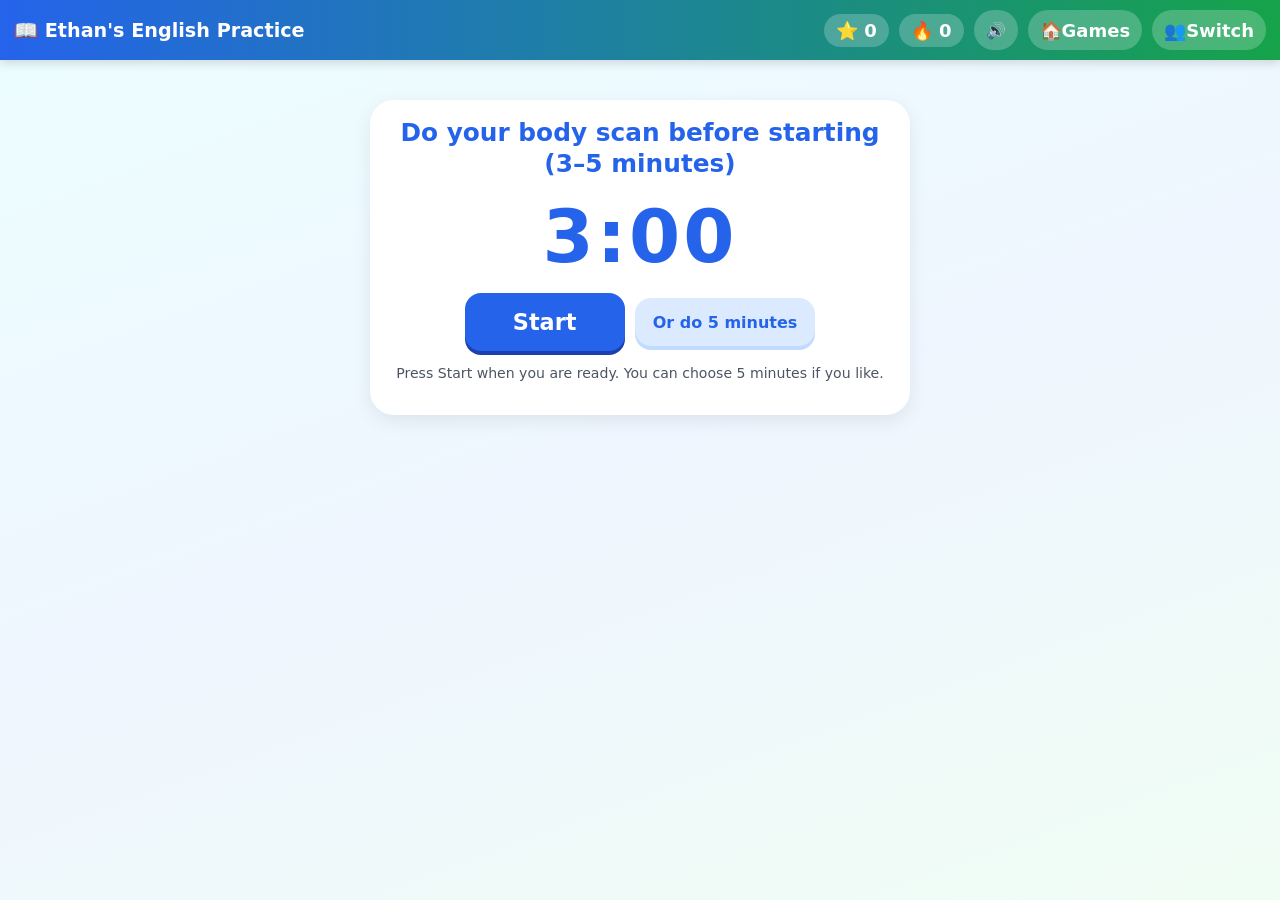
<file: learn/ethan/english/index.html>
<!DOCTYPE html>
<html lang="en-AU">
<head>
<meta charset="utf-8">
<meta name="viewport" content="width=device-width, initial-scale=1, viewport-fit=cover">
<meta name="theme-color" content="#2563eb">
<title>Ethan's English Practice</title>
<link rel="icon" href="data:image/svg+xml,%3Csvg xmlns='http://www.w3.org/2000/svg' viewBox='0 0 100 100'%3E%3Ctext y='.9em' font-size='90'%3E%F0%9F%93%96%3C/text%3E%3C/svg%3E">
<style>
:root{--ink:#1f2937;--gold:#f59e0b;--green:#16a34a;--green2:#22c55e;--red:#e11d48}
body.alexia{--main:#7c3aed;--main2:#8b5cf6;--soft:#ede9fe;--soft2:#faf5ff;--line:#ddd6fe;--shadow:#5b21b6;--bar:linear-gradient(90deg,#7c3aed,#ec4899);--bg:linear-gradient(160deg,#fdf2ff,#e0f2fe)}
body.ethan{--main:#2563eb;--main2:#3b82f6;--soft:#dbeafe;--soft2:#eff6ff;--line:#bfdbfe;--shadow:#1e40af;--bar:linear-gradient(90deg,#2563eb,#16a34a);--bg:linear-gradient(160deg,#ecfeff,#eff6ff 50%,#f0fdf4)}
*{box-sizing:border-box;-webkit-tap-highlight-color:transparent}
html,body{margin:0;padding:0}
body{font-family:"Trebuchet MS","Segoe UI",system-ui,-apple-system,Roboto,sans-serif;color:var(--ink);background:var(--bg);min-height:100vh;font-size:18px}
button{font-family:inherit;font-size:1rem;cursor:pointer;border:none;border-radius:16px;padding:12px 18px;min-height:48px;touch-action:manipulation}
button:focus-visible,a:focus-visible{outline:4px solid #fbbf24;outline-offset:2px}
.hidden{display:none!important}
.topbar{position:sticky;top:0;z-index:20;display:flex;align-items:center;gap:10px;padding:10px 14px;background:var(--bar);color:#fff;box-shadow:0 3px 10px rgba(0,0,0,.15)}
.topbar h1{font-size:1.2rem;margin:0;flex:1;white-space:nowrap;overflow:hidden;text-overflow:ellipsis;cursor:pointer}
.pill{background:rgba(255,255,255,.22);border-radius:999px;padding:6px 12px;font-weight:bold;white-space:nowrap}
.iconbtn{background:rgba(255,255,255,.22);color:#fff;min-height:40px;padding:6px 12px;border-radius:999px;text-decoration:none;font-weight:bold;display:inline-flex;align-items:center;white-space:nowrap}
@media (max-width:560px){.topbar{gap:6px;padding:8px 10px}.topbar .lbl{display:none}.topbar .pill{padding:4px 8px}.topbar h1{font-size:1rem;min-width:0}}
main{max-width:980px;margin:0 auto;padding:16px}
.card{background:#fff;border-radius:24px;padding:18px;box-shadow:0 6px 20px rgba(0,0,0,.08);margin-bottom:16px}
.hero{display:flex;gap:16px;align-items:center;flex-wrap:wrap}
.hero .big{font-size:3.2rem}
.hero h2{margin:0 0 4px;font-size:1.6rem;color:var(--main)}
.btn{background:var(--main);color:#fff;font-weight:bold;box-shadow:0 4px 0 var(--shadow)}
.btn:active{transform:translateY(2px);box-shadow:0 2px 0 var(--shadow)}
.btn.orange{background:#ff8a3d;box-shadow:0 4px 0 #c2410c}.btn.green{background:var(--green);box-shadow:0 4px 0 #166534}
.btn.ghost{background:var(--soft);color:var(--main);box-shadow:0 4px 0 var(--line)}
.btn.small{min-height:38px;padding:6px 12px;font-size:.9rem}
.btn:disabled{opacity:.45;cursor:not-allowed}
.btn.huge{font-size:1.4rem;padding:16px 30px}
.row{display:flex;gap:12px;flex-wrap:wrap;align-items:center}
.tag{display:inline-block;background:var(--soft);color:var(--main);border-radius:999px;padding:3px 12px;font-size:.9rem;font-weight:bold}
.tag.new{background:#fef3c7;color:#92400e}.tag.ok{background:#dcfce7;color:#166534}.tag.school{background:#ffedd5;color:#9a3412}
.secs{display:grid;grid-template-columns:repeat(auto-fill,minmax(170px,1fr));gap:10px;margin:12px 0}
.sec{background:var(--soft2);border:3px solid var(--line);border-radius:16px;padding:10px;font-size:.95rem;font-family:inherit;color:inherit;text-align:left;display:flex;flex-direction:column;gap:3px;cursor:pointer;min-height:48px;box-shadow:0 3px 0 var(--line);transition:transform .08s,border-color .15s,box-shadow .15s;-webkit-tap-highlight-color:transparent;touch-action:manipulation}
.sec:hover{border-color:var(--main);transform:translateY(-2px);box-shadow:0 5px 0 var(--line)}
.sec:active{transform:translateY(2px);box-shadow:0 1px 0 var(--line)}
.sec:focus-visible{outline:4px solid var(--main);outline-offset:2px}
.sec.full{background:#ecfdf5;border-color:#86efac}
.sec .secst{font-weight:800}
.sec .secgo{font-size:.8rem;font-weight:800;color:var(--main);margin-top:2px}
.sec b{display:block;color:var(--main);font-size:1.05rem}
.week{display:grid;grid-template-columns:repeat(7,1fr);gap:8px;text-align:center}
.wd{background:#f8fafc;border:3px solid #e5e7eb;border-radius:14px;padding:6px 2px;font-size:.85rem}
.wd .dn{font-weight:bold}.wd .st{font-size:1.5rem;line-height:1.4}
.wd.done{background:#dcfce7;border-color:#86efac}.wd.today{border-color:var(--main);box-shadow:0 0 0 3px var(--line)}.wd.fri{background:#fef9c3}
.wd.done.fri{background:#bbf7d0}
.focus{background:#fff7ed;border:3px solid #fb923c;border-radius:18px;padding:12px 14px;margin-bottom:16px}
details summary{cursor:pointer;font-weight:bold;color:var(--main);min-height:40px;display:flex;align-items:center}
.path{list-style:none;padding:0;margin:8px 0;display:flex;flex-direction:column;gap:6px}
.path li{display:flex;align-items:center;gap:8px;flex-wrap:wrap;background:#f8fafc;border-radius:12px;padding:6px 10px;font-size:.92rem}
.path li.cur{background:#fef3c7;border:2px solid #f59e0b}.path li.done{background:#f0fdf4}
.path .code{color:#6b7280;font-size:.8rem}
.small{font-size:.88rem;color:#4b5563}
/* play */
.playhead{display:flex;align-items:center;gap:10px;flex-wrap:wrap;margin-bottom:10px}
.playhead .secname{font-weight:bold;color:var(--main);font-size:1.15rem;flex:1}
.bars{display:grid;grid-template-columns:auto 1fr auto;gap:6px 10px;align-items:center;margin-bottom:12px;font-size:.9rem;font-weight:bold}
.pbar{height:16px;background:#e5e7eb;border-radius:999px;overflow:hidden}
.pbar>div{height:100%;background:var(--main2);border-radius:999px;transition:width .3s}
.pbar.time>div{background:linear-gradient(90deg,#22c55e,#facc15)}
.pbar.time.over>div{background:#fb923c}
.timesup{background:#fff7ed;border:3px solid #fb923c;border-radius:14px;padding:8px 12px;margin-bottom:10px;text-align:center;font-weight:bold}
.prompt{font-size:1.3rem;line-height:1.6;margin-bottom:12px;text-align:center}
.stage{display:flex;flex-direction:column;align-items:center;gap:12px;min-height:80px}
.vis{display:flex;flex-direction:column;align-items:center;gap:8px;width:100%}
svg{display:block;max-width:100%}
svg.bar{width:100%;max-width:640px;height:auto}
svg.nl{width:100%;max-width:760px;height:auto}
svg.pizza{width:min(42vw,200px);height:auto}
svg.graph{height:auto;width:100%}
svg.shape{height:auto;width:auto;max-width:100%}
svg.jl{width:100%;height:auto}
.gtitle{font-weight:bold;text-align:center;color:#374151}
.gwrap{max-width:420px;width:100%}
.controls{display:flex;gap:12px;justify-content:center;margin-top:14px;flex-wrap:wrap}
.hint{margin-top:12px;background:#fffbeb;border:3px dashed #fbbf24;border-radius:16px;padding:12px;text-align:center;font-size:1.1rem}
.hint .guided{display:block;font-size:.85rem;color:#92400e;font-weight:bold}
.hint .h1{display:inline-block;text-align:left;vertical-align:top}
.hint .more{margin-top:8px}
.hint .more .btn{font-size:.95rem;padding:6px 14px}
.hint .hint2{margin-top:10px;padding-top:8px;border-top:2px dotted #fbbf24;text-align:left;display:inline-block}
.feedback{margin-top:14px;border-radius:20px;padding:14px;text-align:center;font-size:1.1rem;animation:pop .25s ease-out}
.feedback.good{background:#dcfce7;border:3px solid var(--green2)}
.feedback.bad{background:#fff1f2;border:3px solid #fda4af}
.fbtitle{font-size:1.45rem;font-weight:bold;margin-bottom:6px}
.expl{margin:10px auto;max-width:720px;line-height:1.7;display:flex;flex-direction:column;align-items:center;gap:6px}
.tellbox{background:#eff6ff;border:3px solid #60a5fa;border-radius:16px;padding:10px 12px;margin:10px auto;max-width:640px}
@keyframes pop{from{transform:scale(.92);opacity:0}to{transform:scale(1);opacity:1}}
.opts{display:grid;grid-template-columns:repeat(4,1fr);gap:12px;width:100%;max-width:680px}
.opt{background:#fff;border:4px solid var(--line);font-size:1.6rem;padding:12px 6px;min-height:84px;color:var(--ink)}
.opt:hover{border-color:var(--main2)}
.opt.right{background:#dcfce7;border-color:var(--green2)}.opt.wrong{background:#ffe4e6;border-color:var(--red)}
.opts.txt .opt{font-size:1.15rem;min-height:64px}
.opts.opts3{grid-template-columns:repeat(3,1fr);max-width:600px}
.opts.opts3 .opt small{display:block;font-size:.85rem;color:#4b5563;font-weight:normal}
.opts.pics{grid-template-columns:repeat(3,1fr)}.opts.pics .opt{padding:10px}
@media (max-width:560px){.opts{grid-template-columns:repeat(2,1fr)}.opts.pics{grid-template-columns:1fr}.opt{font-size:1.3rem}}
.entryrow{display:flex;align-items:center;justify-content:center;gap:12px;flex-wrap:wrap;font-size:2.2rem;font-weight:bold}
.entryrow small{font-size:1rem;color:#6b7280}
.op{font-size:2.2rem;font-weight:bold}
.ebox{display:inline-block;min-width:1.6em;min-height:1.15em;border:3px dashed var(--main2);border-radius:10px;color:var(--main);background:var(--soft2);text-align:center;cursor:pointer;line-height:1.1;margin:2px 0;padding:0 .15em}
.ebox.active{border-style:solid;border-color:var(--main);background:var(--soft);box-shadow:0 0 0 4px var(--line)}
.ebox.okb{border-color:var(--green);color:var(--green)}.ebox.badb{border-color:var(--red);color:var(--red)}
.keypad{display:grid;grid-template-columns:repeat(5,1fr);gap:8px;max-width:420px;width:100%}
.keypad button{background:var(--soft);color:var(--main);font-size:1.5rem;font-weight:bold;min-height:56px;box-shadow:0 3px 0 var(--line)}
.keypad button.wide{grid-column:span 2;font-size:1.05rem}
.frac{display:inline-flex;flex-direction:column;align-items:center;vertical-align:middle;line-height:1.05;margin:0 .15em;font-weight:bold}
.frac .num{border-bottom:3px solid currentColor;padding:0 .2em}.frac .den{padding:0 .2em}
.frac.big{font-size:1.5em}.frac.huge,.mixed.huge{font-size:1.15em}
.mixed{display:inline-flex;align-items:center;font-weight:bold}.mixed .wn{font-size:1.25em;margin-right:.08em}
.dec{font-weight:bold;white-space:nowrap}.dec.big{font-size:1.4em}.dec.huge{font-size:2.6em}
.bigq{font-size:2rem;font-weight:bold;text-align:center;margin:6px 0}
.cmp{display:flex;align-items:center;justify-content:center;gap:28px;flex-wrap:wrap;font-size:1.6rem}
.cmp .qm{font-size:2.2rem;font-weight:bold;color:var(--main2);border:4px dashed var(--line);border-radius:50%;width:66px;height:66px;display:flex;align-items:center;justify-content:center}
.story{display:block;font-size:1.2rem;line-height:1.6;background:var(--soft2);border-radius:18px;padding:12px 16px;max-width:720px;margin:0 auto;text-align:left}
.grids{display:flex;gap:22px;justify-content:center;flex-wrap:wrap}
table.pv{border-collapse:collapse;margin:8px auto;font-size:1.3rem}
table.pv th{font-size:.8rem;color:#6b7280;padding:2px 10px;font-weight:normal}
table.pv td{border:3px solid var(--line);min-width:48px;text-align:center;font-weight:bold;padding:4px 8px;background:var(--soft2)}
table.pv td.pt{border:none;background:none;min-width:10px}
table.dtab{border-collapse:collapse;margin:6px auto;font-size:1.15rem}
table.dtab th,table.dtab td{border:2px solid #cbd5e1;padding:6px 14px;text-align:center}
table.dtab th{background:var(--soft)}
.colsum{font-size:1.3rem;font-weight:bold;border-collapse:collapse;margin:6px auto}.colsum td{padding:2px 8px;text-align:right}.colsum tr.tot td{border-top:3px solid #1f2937}
.groups{display:flex;flex-wrap:wrap;gap:10px;justify-content:center}
.plate{background:#fef3c7;border:3px solid #f59e0b;border-radius:50%;min-width:84px;min-height:84px;display:flex;align-items:center;justify-content:center;flex-wrap:wrap;padding:8px;font-size:1.3rem;max-width:120px}
.pict{display:flex;flex-direction:column;gap:6px;font-size:1.6rem;background:#f8fafc;border-radius:14px;padding:10px 14px}
.pict .lab{display:inline-block;width:130px;font-size:1rem;font-weight:bold}.pict .key{font-size:1rem}
.compass{font-size:1.5rem;font-weight:bold;text-align:center;line-height:1.5;background:#f8fafc;border-radius:50%;width:120px;height:120px;display:flex;align-items:center;justify-content:center}
.tentry b{margin:0 .1em}
.example{background:#f0fdf4;border:3px solid #86efac;border-radius:18px;padding:12px 16px;max-width:760px;margin:0 auto;text-align:center;display:flex;flex-direction:column;align-items:center;gap:6px}
.example h3{margin:0;color:#166534}
/* results */
.results{text-align:center}
.results .stars{font-size:3.4rem;color:var(--gold);letter-spacing:6px}
.results h2{color:var(--main);font-size:1.8rem;margin:8px 0}
table.sum{border-collapse:collapse;margin:10px auto;font-size:1rem;min-width:min(100%,460px)}
table.sum th,table.sum td{border-bottom:2px solid #e5e7eb;padding:6px 10px;text-align:left}
.acc{display:inline-block;height:12px;border-radius:6px;background:var(--green2);vertical-align:middle}
.msg{border-radius:14px;padding:8px 12px;margin:8px auto;max-width:640px}
.msg.up{background:#ecfdf5;color:#065f46}.msg.next{background:#fef3c7;color:#92400e}
.confetti{position:fixed;top:-20px;width:12px;height:18px;z-index:50;pointer-events:none;animation:fall linear forwards}
@keyframes fall{to{transform:translateY(110vh) rotate(720deg)}}
.say{background:var(--soft);color:var(--main);min-height:40px;padding:4px 12px;border-radius:999px;font-size:1rem;vertical-align:middle;margin-left:6px}
#prompt.bigp{font-size:2.2rem;font-weight:bold}
a.btn{display:inline-flex;align-items:center;text-decoration:none;padding:12px 18px;border-radius:16px;min-height:48px}
.tag.redo{background:#fff7ed;color:#c2410c;border:2px solid #fdba74}
.redonote{margin:6px 0;font-weight:700;color:#9a3412}
.fixedline{display:inline-block;background:#ecfdf5;color:#065f46;border-radius:12px;padding:8px 14px;font-weight:700;margin:4px 0}
.rv{text-align:left}.rvhead{display:flex;flex-wrap:wrap;gap:8px;align-items:center;margin-bottom:6px}.rvhead b{color:var(--main);font-size:1.1rem}
.rvprompt{justify-content:flex-start}.rvans{display:flex;flex-direction:column;gap:6px;margin:10px 0}
.chip{border-radius:12px;padding:8px 12px;font-weight:700;line-height:1.5}.chip.bad{background:#fef2f2;color:#991b1b;border:2px solid #fecaca}.chip.ok{background:#ecfdf5;color:#065f46;border:2px solid #a7f3d0}
.chip svg{max-height:110px;width:auto;vertical-align:middle}.rvst{font-weight:700;color:#9a3412}
.rvexp{background:var(--soft2);border:3px solid var(--line);border-radius:14px;padding:10px 14px;margin:8px 0}.rvexp ol.steps{margin:6px 0 4px;padding-left:22px}.rvexp li{margin:3px 0}
.rvtry{display:flex;flex-wrap:wrap;gap:10px;align-items:flex-start}.rvplay{flex-basis:100%}.rvmini{border:3px dashed var(--line);border-radius:14px;padding:10px;margin-top:6px}
.rvctl{gap:10px;align-items:center;flex-wrap:wrap}.rvctl select{font:inherit;font-size:1rem;padding:8px 10px;border-radius:12px;border:3px solid var(--line);background:#fff;min-height:44px;max-width:100%}
.seg{display:flex;gap:6px}.rvnav{justify-content:space-between;align-items:center;margin:8px 0 20px}.rvnone{text-align:center;font-size:1.1rem}
.rvfb{margin-top:8px;display:flex;flex-direction:column;gap:6px;align-items:flex-start}
.rvprompt{display:flex;align-items:center;gap:8px;flex-wrap:wrap}.rvvar{background:#fff;border-radius:10px;padding:6px 10px;margin:4px 0;font-weight:600}
.rvvar .story,.chip .story{display:inline;background:none;padding:0;margin:0;font-size:inherit}.rvmini{text-align:center}.rvmini .keypad{margin:8px auto}.rvmini .opts{margin:8px auto}
.seg .btn:not(.ghost){color:#fff}

/* dad's Vipassana reminder on the results screen (25 Nov–6 Dec 2026) */
.dad-note{text-align:left;margin:16px 0 4px;padding:14px 16px;background:var(--soft2);border:3px solid var(--line);border-radius:16px;color:inherit;overflow-wrap:anywhere}
.dad-note p{margin:0 0 8px;font-weight:700;color:var(--main)}
.dad-note ol{margin:0;padding-left:22px}
.dad-note li{margin:6px 0;line-height:1.45}

/* body-scan start gate (25 Nov–6 Dec 2026) */
#bodyScanGate{max-width:540px;margin:24px auto}
.bodyscan-card{text-align:center}
.bodyscan-card h2{color:var(--main);font-size:1.55rem;margin:0 0 8px;line-height:1.25}
.bodyscan-time{font-size:4.6rem;font-weight:800;letter-spacing:3px;color:var(--main);line-height:1.05;margin:18px 0;font-variant-numeric:tabular-nums}
#bodyScanGate .row .btn{min-width:160px}
#bodyScanDone.hidden{display:none!important}

/* optional next-lesson rating on the results screen */
.next-rate{text-align:center;margin:16px 0 8px;padding:12px 8px}
.next-rate-label{font-weight:800;font-size:1.3rem;color:var(--main);margin:0 0 12px}
.next-rate-btns{display:flex;flex-wrap:wrap;justify-content:center;gap:10px}
.next-rate-btns .rate-btn{flex:1 1 130px;max-width:200px;overflow-wrap:anywhere}
.rate-btn.on,.rate-btn[aria-pressed="true"]{box-shadow:0 0 0 4px var(--main),0 4px 0 var(--shadow)}

/* ===== English revision extras ===== */
.opts.sent{grid-template-columns:1fr;max-width:640px}
.opts.sent .opt{font-size:1.1rem;text-align:left;justify-content:flex-start;min-height:56px;padding:12px 16px;line-height:1.35}
.opts.txt .opt{font-size:1.2rem}
.esent{font-size:1.35rem;line-height:1.5;background:#faf5ff;border:2px solid #ddd6fe;border-radius:14px;padding:10px 16px;margin:6px auto;max-width:640px;text-align:center}
.esent b{color:#6d28d9}
.passage{font-size:1.1rem;line-height:1.55;background:#fffbeb;border:2px solid #fcd34d;border-radius:14px;padding:12px 18px;max-width:640px;margin:0 auto;text-align:left}
.passage h4{margin:0 0 6px;text-align:center}
.gap{display:inline-block;min-width:3.2em;border-bottom:3px solid #7c3aed;margin:0 4px;height:1.1em;vertical-align:baseline}
.pmark{font-size:1.9rem;font-weight:800;line-height:1}
.tiles{display:flex;flex-wrap:wrap;gap:6px;justify-content:center;margin:6px 0}
.tiles span{display:inline-flex;align-items:center;justify-content:center;width:42px;height:46px;background:#fef3c7;border:2px solid #f59e0b;border-radius:8px;font-weight:800;font-size:1.4rem;color:#78350f;box-shadow:0 2px 0 #d97706}
.tiles span.gapt{background:#ede9fe;border-color:#7c3aed;color:#7c3aed}
.tiles i{width:16px}
.emo{font-size:3rem;line-height:1.1;text-align:center}
.cipher{display:inline-block;font-family:ui-monospace,Menlo,Consolas,monospace;font-size:1.6rem;font-weight:800;letter-spacing:.18em;background:#111827;color:#a7f3d0;border-radius:10px;padding:8px 16px;margin:4px auto}
.cipher.sm{font-size:1rem;padding:2px 8px;letter-spacing:.1em}
.wsx{display:grid;grid-template-columns:repeat(2,1fr);gap:10px;width:100%}
.wsc{background:#fff;border:2px solid #bbf7d0;border-radius:14px;padding:8px 10px;text-align:center}
.wsc p{margin:4px 0}.wsc .tiles span{width:30px;height:34px;font-size:1.05rem}
.wsc .esent{font-size:1rem;padding:6px 8px}
.wsc.wide{width:100%;box-sizing:border-box}
.azs{display:flex;flex-wrap:wrap;gap:2px;justify-content:center}.azs span{font-size:.8rem;font-weight:700;background:#dcfce7;border-radius:4px;padding:1px 4px}
.extable{border-collapse:collapse;margin:4px auto}.extable td,.extable th{border:1px solid #d1d5db;padding:4px 8px}
@media (max-width:560px){.opts.sent{grid-template-columns:1fr}.wsx{grid-template-columns:1fr}.tiles span{width:34px;height:38px;font-size:1.15rem}.esent{font-size:1.15rem}}

/* ---- Ethan's English practice: extras on top of english.css (blue theme, letter keypad, mistake list) ---- */
body.ethan .esent{background:#eff6ff;border-color:#bfdbfe;color:#1e3a8a}
body.ethan .esent b,body.ethan .esent u{color:#1d4ed8}
.keypad.abc button{font-size:1.7rem;text-transform:lowercase;min-height:62px}
.keypad.abc{grid-template-columns:repeat(6,1fr)}
.entryrow .spw{font-size:1.9rem;font-weight:800;letter-spacing:.06em;color:#1e3a8a}
.entryrow input,.entryrow .fld{text-transform:lowercase}
.mlist{text-align:left;background:#fff7ed;border:2px solid #fed7aa;border-radius:16px;padding:12px 16px;margin:12px 0}
.mlist h3{margin:0 0 6px;font-size:1.25rem}
.mlist ol{margin:0;padding-left:1.4em}
.mlist li{margin:8px 0;line-height:1.35}
.mlist .mq{font-weight:700}
.mlist .mv{color:#475569;font-size:.95rem}
.mlist .ma{margin-top:2px}
.mlist .bad{color:#b91c1c;font-weight:700}
.mlist .good{color:#15803d;font-weight:700}
.mlist .why{color:#334155;font-size:.95rem}
@media(max-width:520px){.keypad.abc{grid-template-columns:repeat(4,1fr)}}

</style>
</head>
<body class="ethan">
<header class="topbar">
  <h1 id="homeLink" title="Today's lesson">📖 <span id="titleName">Ethan</span>'s English Practice</h1>
  <span class="pill" id="ptsPill" title="Points">⭐ 0</span>
  <span class="pill" id="streakPill" title="Days in a row">🔥 0</span>
  <button class="iconbtn" id="soundBtn" aria-label="Sound on or off">🔊</button>
  <a class="iconbtn" id="gamesBtn" href="../../index.html" title="My games">🏠<span class="lbl"> Games</span></a>
  <a class="iconbtn" id="switchBtn" href="../../index.html?switch=1" title="Switch player">👥<span class="lbl"> Switch</span></a>
</header>
<main>
<section id="bodyScanGate" class="hidden"><div class="card bodyscan-card" id="bodyScanCard"></div></section>
<section id="home" class="hidden"><div id="homeBody"></div></section>
<section id="play" class="hidden">
  <div class="playhead"><button class="btn ghost" id="quitBtn">⏸️ Pause</button><div class="secname" id="secName"></div></div>
  <div class="bars"><span>✏️ Questions</span><div class="pbar" id="progBar"><div style="width:0"></div></div><span id="progTxt"></span>
    <span>⏱️ Time</span><div class="pbar time" id="timeBar"><div style="width:0"></div></div><span id="timeTxt"></span></div>
  <div class="timesup hidden" id="timesUp">⏰ 10 minutes are up! Great effort. You can finish the last questions, or pause and come back later.</div>
  <div class="card">
    <div class="prompt"><span id="prompt"></span><button class="say" id="sayBtn" aria-label="Read the question aloud">🔈</button></div>
    <div class="vis" id="qvis"></div>
    <div class="stage" id="stage"></div>
    <div class="controls" id="controls"><button class="btn ghost" id="hintBtn">💡 Hint</button><button class="btn green" id="checkBtn">Check ✓</button></div>
    <div class="hint hidden" id="hintBox"></div>
    <div class="feedback hidden" id="feedback"></div>
  </div>
</section>
<section id="results" class="hidden"><div class="card results" id="resultsCard"></div></section>
<section id="review" class="hidden"><div id="reviewBody"></div></section>
</main>
<!-- "From school today" entries and extra topic modules live in focus.js (see README.md). -->
<script src="focus.js"></script>
<script>
(function(){
'use strict';
/* ===== shared helpers and pictures (copied/adapted from the existing games) ===== */
const OR='#ff8a3d',BL='#3b82f6',GRN='#15803d',RED='#e11d48',PU='#8b5cf6',YEL='#facc15';
const PAL=['#3b82f6','#f97316','#22c55e','#ec4899','#8b5cf6','#facc15','#14b8a6'];
const esc=s=>String(s).replace(/[&<>"']/g,c=>({'&':'&amp;','<':'&lt;','>':'&gt;','"':'&quot;',"'":'&#39;'}[c]));
const range=n=>[...Array(n).keys()];
const gcd=(a,b)=>b?gcd(b,a%b):Math.abs(a);
const lcm=(a,b)=>a/gcd(a,b)*b;
const F=(n,d,cls='')=>`<span class="frac ${cls}"><span class="num">${n}</span><span class="den">${d}</span></span>`;
const M=(w,n,d,cls='')=>`<span class="mixed ${cls}"><span class="wn">${w}</span>${F(n,d)}</span>`;
/* decimals as whole numbers of hundredths (Decimal Zoom) */
const plc=v=>v%100===0?0:v%10===0?1:2;
const D=(v,pl)=>{const w=Math.floor(v/100),r=v%100;if(pl==null)pl=plc(v);if(pl===0)return String(w);if(pl===1)return w+'.'+Math.floor(r/10);return w+'.'+String(r).padStart(2,'0');};
/* thousandths */
const D3=(vt,pl)=>{const w=Math.floor(vt/1000),r=vt%1000;if(pl==null)pl=r===0?0:r%100===0?1:r%10===0?2:3;if(pl===0)return String(w);return w+'.'+String(r).padStart(3,'0').slice(0,pl);};
const money=c=>'$'+Math.floor(c/100)+'.'+String(c%100).padStart(2,'0');
const DEC=(s,cls='big')=>`<span class="dec ${cls}">${s}</span>`;

function barSVG({parts=10,fills=[],w=600,h=60,labels=null}){
  const pw=w/parts;let s=`<svg class="bar" viewBox="-6 -8 ${w+12} ${h+16}" aria-label="bar cut into ${parts} parts">`;
  for(let i=0;i<parts;i++){s+=`<rect x="${i*pw}" y="0" width="${pw}" height="${h}" fill="${fills[i]||'#ffffff'}" stroke="#374151" stroke-width="2"/>`;
    if(labels&&labels[i]!=null)s+=`<text x="${i*pw+pw/2}" y="${h/2+8}" text-anchor="middle" font-size="22" font-weight="bold" fill="#1f2937">${labels[i]}</text>`;}
  return s+`<rect x="0" y="0" width="${w}" height="${h}" fill="none" stroke="#1f2937" stroke-width="4"/></svg>`;
}
const fillN=(n,col=OR)=>range(n).map(()=>col);
function grid100(v,{size=200,col=OR}={}){
  const c=size/10;let s=`<svg class="g100" viewBox="-3 -3 ${size+6} ${size+6}" width="${size}" aria-label="hundred grid with ${v} squares shaded">`;
  for(let i=0;i<100;i++){const x=Math.floor(i/10)*c,y=(i%10)*c;s+=`<rect x="${x}" y="${y}" width="${c}" height="${c}" fill="${i<v?col:'#fff'}" stroke="#9ca3af" stroke-width="1"/>`;}
  for(let k=1;k<10;k++)s+=`<line x1="${k*c}" y1="0" x2="${k*c}" y2="${size}" stroke="#374151" stroke-width="2"/>`;
  return s+`<rect x="0" y="0" width="${size}" height="${size}" fill="none" stroke="#1f2937" stroke-width="3"/></svg>`;
}
function pizzaSVG({parts,shaded=0,r=90}){
  const c=r+10,T=2*Math.PI/parts,P=a=>[c+r*Math.cos(a),c+r*Math.sin(a)];
  let s=`<svg class="pizza" viewBox="0 0 ${2*c} ${2*c}" aria-label="pizza cut into ${parts} slices">`;
  s+=`<circle cx="${c}" cy="${c}" r="${r+8}" fill="#d9954a"/>`;
  if(parts===1)return s+`<circle cx="${c}" cy="${c}" r="${r}" fill="${shaded?'#ffb703':'#fff3d6'}" stroke="#8a4b16" stroke-width="2.5"/></svg>`;
  for(let i=0;i<parts;i++){const a0=-Math.PI/2+i*T,a1=a0+T,[x0,y0]=P(a0),[x1,y1]=P(a1);
    s+=`<path d="M${c},${c} L${x0.toFixed(2)},${y0.toFixed(2)} A${r},${r} 0 ${T>Math.PI?1:0} 1 ${x1.toFixed(2)},${y1.toFixed(2)} Z" fill="${i<shaded?'#ffb703':'#fff3d6'}" stroke="#8a4b16" stroke-width="2.5"/>`;}
  return s+'</svg>';
}
function fracSVG(x,y,n,d,color='#1f2937',size=16){const hw=d>=100?16:11;
  return `<text x="${x}" y="${y}" text-anchor="middle" font-size="${size}" font-weight="bold" fill="${color}">${n}</text><line x1="${x-hw}" y1="${y+5}" x2="${x+hw}" y2="${y+5}" stroke="${color}" stroke-width="2.5"/><text x="${x}" y="${y+22}" text-anchor="middle" font-size="${size}" font-weight="bold" fill="${color}">${d}</text>`;}
/* number line (from Decimal Zoom). values in "unit" sub-units; lines:[{lo,hi,step,lab,labs,marks,highlight,tag}] */
function dl({lines,w=680,gap=124,top=64,unit=100,fmt=D}){
  const m=40,Lw=w-2*m,H=top+gap*(lines.length-1)+72;const Xf=ln=>v=>m+(v-ln.lo)/(ln.hi-ln.lo)*Lw;
  let s=`<svg class="nl" viewBox="0 0 ${w} ${H}" aria-label="number line">`;
  lines.forEach((ln,j)=>{const y=top+j*gap,X=Xf(ln),st=ln.step,px=X(ln.lo+st)-X(ln.lo);
    s+=`<line x1="${X(ln.lo)}" y1="${y}" x2="${X(ln.hi)}" y2="${y}" stroke="#1f2937" stroke-width="4" stroke-linecap="round"/>`;
    if(ln.tag)s+=`<text x="${X(ln.lo)-30}" y="${y-30}" font-size="15" font-weight="bold" fill="#6b7280">${ln.tag}</text>`;
    for(let v=ln.lo;v<=ln.hi+1e-9;v+=st){const x=X(v),whole=v%unit===0,hh=whole?17:10;
      s+=`<line x1="${x}" y1="${y-hh}" x2="${x}" y2="${y+hh}" stroke="#1f2937" stroke-width="${whole?3.5:2.5}"/>`;
      const hl=ln.highlight===v;let lab=whole||ln.lab==='all'||(ln.lab==='ends'&&(v===ln.lo||v===ln.hi))||(ln.labs&&ln.labs.includes(v))||hl;
      if(ln.lab==='all'&&px<26&&!whole&&!hl&&(v/st)%2!==0)lab=false;
      if(lab){const col=hl?GRN:'#1f2937';if(ln.fr&&!whole)s+=fracSVG(x,y+33,ln.fr(v)[0],ln.fr(v)[1],col);else s+=`<text x="${x}" y="${y+40}" text-anchor="middle" font-size="${whole?22:(px<34?15:18)}" font-weight="bold" fill="${col}">${fmt(v)}</text>`;}
      if(hl)s+=`<circle cx="${x}" cy="${y}" r="12" fill="#22c55e" stroke="#fff" stroke-width="3"/>`;}
    (ln.marks||[]).forEach(mk=>{const x=X(mk.v),c=mk.color||OR,ry=y-24-(mk.row||0)*21;
      if(mk.label!=null){if(mk.row)s+=`<line x1="${x}" y1="${y-10}" x2="${x}" y2="${ry+4}" stroke="${c}" stroke-width="1.5"/>`;
        s+=`<text x="${x}" y="${ry}" text-anchor="middle" font-size="16" font-weight="bold" fill="${c}" stroke="#fff" stroke-width="4" paint-order="stroke">${mk.label}</text>`;}
      s+=`<circle cx="${x}" cy="${y}" r="10" fill="${c}" stroke="#fff" stroke-width="3"/>`;});});
  return s+'</svg>';
}
/* column graph (from Data Dash). items:[{icon,name,n,col}] */
function colSVG(items,{max=10,hl=[],nums=false,title='',scale=1,ylabel=''}={}){
  const u=26,L=48,T=16,cw=64,gp=24,k=items.length,W=L+k*(cw+gp)+gp/2,base=T+max*u,Hh=base+48,hv=n=>n/scale;
  let s=`<svg class="graph" viewBox="0 0 ${W} ${Hh}" style="max-width:${Math.round(W*1.15)}px" aria-label="column graph">`;
  for(let v=0;v<=max;v++){const y=base-v*u;s+=`<line x1="${L}" y1="${y}" x2="${W}" y2="${y}" stroke="${v?'#e5e7eb':'#1f2937'}" stroke-width="${v?1.5:3}"/>`;
    s+=`<text x="${L-6}" y="${y+5}" text-anchor="end" font-size="15" fill="#374151">${v*scale}</text>`;}
  s+=`<line x1="${L}" y1="${T-4}" x2="${L}" y2="${base}" stroke="#1f2937" stroke-width="3"/>`;
  items.forEach((it,i)=>{const x=L+gp/2+i*(cw+gp)+4,h=hv(it.n);
    if(h>0)s+=`<rect x="${x}" y="${base-h*u}" width="${cw}" height="${h*u}" rx="4" fill="${it.col}" stroke="${hl.includes(i)?'#111':'rgba(0,0,0,.3)'}" stroke-width="${hl.includes(i)?4:2}"/>`;
    if(nums||hl.includes(i))s+=`<text x="${x+cw/2}" y="${base-h*u-6}" text-anchor="middle" font-size="19" font-weight="bold" fill="#111">${it.n}</text>`;
    s+=`<text x="${x+cw/2}" y="${base+32}" text-anchor="middle" font-size="28">${it.icon}</text>`;});
  return (title?`<div class="gtitle">${esc(title)}</div>`:'')+s+'</svg>';
}
/* pie chart (from Data Dash): slices [{q,col}] out of den */
function pieSVG(slices,{r=90,den=4,labels=null}={}){
  const c=r+10,W=2*c;let a=-Math.PI/2,s=`<svg class="graph" viewBox="0 0 ${W} ${W}" style="max-width:${Math.round(W*1.3)}px" aria-label="pie chart">`;
  const pt=(ang,rr)=>[c+rr*Math.cos(ang),c+rr*Math.sin(ang)];
  slices.forEach((sl,i)=>{const da=sl.q/den*2*Math.PI,b=a+da;
    if(sl.q>=den)s+=`<circle cx="${c}" cy="${c}" r="${r}" fill="${sl.col}" stroke="#fff" stroke-width="3"/>`;
    else if(sl.q>0){const [x1,y1]=pt(a,r),[x2,y2]=pt(b,r);s+=`<path d="M${c},${c} L${x1},${y1} A${r},${r} 0 ${da>Math.PI?1:0} 1 ${x2},${y2} Z" fill="${sl.col}" stroke="#fff" stroke-width="3"/>`;}
    if(labels&&labels[i]){const [lx,ly]=pt(a+da/2,r*0.6);s+=`<text x="${lx}" y="${ly+6}" text-anchor="middle" font-size="${r*0.17}" font-weight="bold" fill="#111" stroke="#fff" stroke-width="4" paint-order="stroke">${labels[i]}</text>`;}
    a=b;});
  return s+`<circle cx="${c}" cy="${c}" r="${r}" fill="none" stroke="#1f2937" stroke-width="3"/></svg>`;
}
/* jump number line (from Number Facts Sprint) */
function jumpSVG(start,steps){
  const pts=[start];steps.forEach(s=>pts.push(pts[pts.length-1]+s));
  const back=steps.length&&steps.every(s=>s<0),n=steps.length,gap=150,W=80+n*gap,xs=pts.map((_,i)=>back?W-40-i*gap:40+i*gap);
  let s=`<svg class="jl" viewBox="0 0 ${W} 120" style="max-width:${W*1.3}px" aria-label="number line">`;
  s+=`<line x1="10" y1="88" x2="${W-10}" y2="88" stroke="#1f2937" stroke-width="3"/>`;
  steps.forEach((st,i)=>{const x1=xs[i],x2=xs[i+1],mx=(x1+x2)/2;
    s+=`<path d="M${x1},84 Q${mx},20 ${x2},84" fill="none" stroke="${st<0?RED:BL}" stroke-width="4"/>`;
    s+=`<text x="${mx}" y="38" text-anchor="middle" font-size="22" font-weight="bold" fill="${st<0?RED:BL}">${st<0?'−':'+'}${Math.abs(st)}</text>`;});
  pts.forEach((p,i)=>{s+=`<line x1="${xs[i]}" y1="80" x2="${xs[i]}" y2="96" stroke="#1f2937" stroke-width="3"/><text x="${xs[i]}" y="116" text-anchor="middle" font-size="20" font-weight="bold" fill="${i===pts.length-1?'#16a34a':'#1f2937'}">${p}</text>`;});
  return s+'</svg>';
}
function addJumps(a,b){const up=Math.ceil((a+1)/10)*10-a;return b>up&&a%10!==0?[up,b-up]:[b];}
function subJumps(a,b){const dn=a%10;return dn>0&&b>dn?[-dn,-(b-dn)]:[-b];}
/* ---- new pictures for the daily lessons ---- */
function clockSVG(h,m,{size=200}={}){const c=100,r=90;let s=`<svg class="clock" viewBox="0 0 200 200" width="${size}" aria-label="clock showing ${h}:${String(m).padStart(2,'0')}">`;
  s+=`<circle cx="${c}" cy="${c}" r="${r}" fill="#fff" stroke="#1f2937" stroke-width="6"/>`;
  for(let i=0;i<60;i++){const a=i*Math.PI/30,big=i%5===0,r1=big?r-12:r-6;s+=`<line x1="${c+r1*Math.sin(a)}" y1="${c-r1*Math.cos(a)}" x2="${c+(r-2)*Math.sin(a)}" y2="${c-(r-2)*Math.cos(a)}" stroke="#1f2937" stroke-width="${big?3:1.2}"/>`;}
  for(let i=1;i<=12;i++){const a=i*Math.PI/6;s+=`<text x="${c+(r-27)*Math.sin(a)}" y="${c-(r-27)*Math.cos(a)+7}" text-anchor="middle" font-size="19" font-weight="bold" fill="#1f2937">${i}</text>`;}
  const ha=((h%12)+m/60)*Math.PI/6,ma=m*Math.PI/30;
  s+=`<line x1="${c}" y1="${c}" x2="${c+48*Math.sin(ha)}" y2="${c-48*Math.cos(ha)}" stroke="#2563eb" stroke-width="8" stroke-linecap="round"/>`;
  s+=`<line x1="${c}" y1="${c}" x2="${c+72*Math.sin(ma)}" y2="${c-72*Math.cos(ma)}" stroke="#e11d48" stroke-width="5" stroke-linecap="round"/>`;
  return s+`<circle cx="${c}" cy="${c}" r="6" fill="#1f2937"/></svg>`;}
/* rectangle on a square grid; cell=size of one unit; labels:true shows side lengths; shade:true fills */
function rectSVG(w,h,{grid=true,labels=false,unit='',col='#bfdbfe',cut=null}={}){
  const cs=Math.min(34,Math.floor(300/Math.max(w,h))),W=w*cs+100,H=h*cs+60,x0=70,y0=20;
  let s=`<svg class="shape" viewBox="0 0 ${W} ${H}" width="${Math.round(W*1.2)}" aria-label="rectangle ${w} by ${h}">`;
  for(let i=0;i<w;i++)for(let j=0;j<h;j++){const cutOut=cut&&i>=w-cut[0]&&j<cut[1];if(cutOut)continue;s+=`<rect x="${x0+i*cs}" y="${y0+j*cs}" width="${cs}" height="${cs}" fill="${col}" stroke="${grid?'#64748b':col}" stroke-width="${grid?1:0}"/>`;}
  if(cut){const pts=[[0,0],[w-cut[0],0],[w-cut[0],cut[1]],[w,cut[1]],[w,h],[0,h]];s+=`<polygon points="${pts.map(p=>`${x0+p[0]*cs},${y0+p[1]*cs}`).join(' ')}" fill="none" stroke="#1f2937" stroke-width="4"/>`;}
  else s+=`<rect x="${x0}" y="${y0}" width="${w*cs}" height="${h*cs}" fill="none" stroke="#1f2937" stroke-width="4"/>`;
  if(labels){const L=typeof labels==='object'?labels:{};s+=`<text x="${x0+w*cs/2}" y="${y0+h*cs+30}" text-anchor="middle" font-size="18" font-weight="bold">${L.w!=null?L.w:w+' '+unit}</text>`;
    s+=`<text x="${x0-8}" y="${y0+h*cs/2+6}" text-anchor="end" font-size="18" font-weight="bold">${L.h!=null?L.h:h+(unit?' '+unit:'')}</text>`;}
  return s+'</svg>';}
function angleSVG(deg,{label=null,arc=true,size=240,rot=0}={}){const c=120,r=95;const a0=-rot*Math.PI/180,a1=-(rot+deg)*Math.PI/180;
  let s=`<svg class="shape" viewBox="0 0 240 240" width="${size}" aria-label="angle">`;
  s+=`<line x1="${c}" y1="${c}" x2="${c+r*Math.cos(a0)}" y2="${c+r*Math.sin(a0)}" stroke="#1f2937" stroke-width="5" stroke-linecap="round"/>`;
  s+=`<line x1="${c}" y1="${c}" x2="${c+r*Math.cos(a1)}" y2="${c+r*Math.sin(a1)}" stroke="#1f2937" stroke-width="5" stroke-linecap="round"/>`;
  if(arc){if(deg===90){const q=22,p=(a,l)=>[c+l*Math.cos(a),c+l*Math.sin(a)];const A=p(a0,q),B=p(a1,q),C=[A[0]+B[0]-c,A[1]+B[1]-c];s+=`<polyline points="${A} ${C} ${B}" fill="none" stroke="${RED}" stroke-width="3"/>`;}
    else{const ar=34,[x1,y1]=[c+ar*Math.cos(a0),c+ar*Math.sin(a0)],[x2,y2]=[c+ar*Math.cos(a1),c+ar*Math.sin(a1)];s+=`<path d="M${x1},${y1} A${ar},${ar} 0 ${deg>180?1:0} 0 ${x2},${y2}" fill="none" stroke="${RED}" stroke-width="3"/>`;}}
  if(label!=null){const am=-(rot+deg/2)*Math.PI/180;s+=`<text x="${c+58*Math.cos(am)}" y="${c+58*Math.sin(am)+6}" text-anchor="middle" font-size="20" font-weight="bold" fill="${RED}">${label}</text>`;}
  return s+`<circle cx="${c}" cy="${c}" r="4" fill="#1f2937"/></svg>`;}
/* straight line split into two angles */
function straightSVG(a,{la,lb}={}){const c=150,r=110,ar=-a*Math.PI/180;let s=`<svg class="shape" viewBox="0 0 300 160" width="300" aria-label="angles on a straight line">`;
  s+=`<line x1="${c-r}" y1="${c-20}" x2="${c+r}" y2="${c-20}" stroke="#1f2937" stroke-width="5"/>`;const cy=c-20;
  s+=`<line x1="${c}" y1="${cy}" x2="${c+r*Math.cos(ar)}" y2="${cy+r*Math.sin(ar)}" stroke="#1f2937" stroke-width="5"/>`;
  const m1=ar/2,m2=(ar-Math.PI)/2;s+=`<text x="${c+52*Math.cos(m1)}" y="${cy+52*Math.sin(m1)+6}" text-anchor="middle" font-size="19" font-weight="bold" fill="${BL}">${la}</text><text x="${c+52*Math.cos(m2)}" y="${cy+52*Math.sin(m2)+6}" text-anchor="middle" font-size="19" font-weight="bold" fill="${RED}">${lb}</text>`;
  return s+'</svg>';}
/* spinner with coloured sectors [{col,name}] equal size */
function spinnerSVG(cols,{r=90}={}){const n=cols.length,c=r+10;let s=`<svg class="graph" viewBox="0 0 ${2*c} ${2*c}" style="max-width:${2*c*1.2}px" aria-label="spinner with ${n} equal parts">`;
  cols.forEach((col,i)=>{const a0=-Math.PI/2+i*2*Math.PI/n,a1=a0+2*Math.PI/n;s+=`<path d="M${c},${c} L${c+r*Math.cos(a0)},${c+r*Math.sin(a0)} A${r},${r} 0 ${n===1?1:0} 1 ${c+r*Math.cos(a1)},${c+r*Math.sin(a1)} Z" fill="${col}" stroke="#fff" stroke-width="3"/>`;});
  s+=`<circle cx="${c}" cy="${c}" r="${r}" fill="none" stroke="#1f2937" stroke-width="3"/><line x1="${c}" y1="${c}" x2="${c+r*0.3}" y2="${c-r*0.65}" stroke="#111" stroke-width="5" stroke-linecap="round"/><circle cx="${c}" cy="${c}" r="7" fill="#111"/>`;
  return s+'</svg>';}
/* bag of marbles: counts [{col,n}] */
function bagSVG(groups){const all=[];groups.forEach(g=>{for(let i=0;i<g.n;i++)all.push(g.col);});const per=6,rows=Math.ceil(all.length/per),W=per*34+40,H=rows*34+50;
  let s=`<svg class="graph" viewBox="0 0 ${W} ${H}" style="max-width:${W*1.2}px" aria-label="bag of ${all.length} marbles">`;
  s+=`<path d="M10,30 Q${W/2},6 ${W-10},30 L${W-20},${H-6} Q${W/2},${H+4} 20,${H-6} Z" fill="#fef3c7" stroke="#92400e" stroke-width="3"/>`;
  all.forEach((col,i)=>{s+=`<circle cx="${37+(i%per)*34}" cy="${46+Math.floor(i/per)*34}" r="14" fill="${col}" stroke="rgba(0,0,0,.3)" stroke-width="2"/>`;});
  return s+'</svg>';}
/* dot array rows x cols */
function arraySVG(r,c,{col=BL,ring=0}={}){const g=30,W=c*g+20,H=r*g+20;let s=`<svg class="graph" viewBox="0 0 ${W} ${H}" style="max-width:${Math.min(560,W*1.4)}px" aria-label="array of ${r} rows of ${c}">`;
  for(let i=0;i<r;i++)for(let j=0;j<c;j++)s+=`<circle cx="${25+j*g}" cy="${25+i*g}" r="11" fill="${col}"/>`;
  if(ring)for(let i=0;i<r;i++)s+=`<rect x="8" y="${9+i*g}" width="${W-16}" height="${g-2}" rx="14" fill="none" stroke="${RED}" stroke-width="2"/>`;
  return s+'</svg>';}
/* equal groups: g plates with k items each */
function groupsSVG(g,k,{icon='🍪'}={}){let h='<div class="groups">';for(let i=0;i<g;i++)h+=`<div class="plate">${icon.repeat(k)}</div>`;return h+'</div>';}
/* coins & notes: list of cents values */
const COIN={5:['5c','#cbd5e1',22],10:['10c','#cbd5e1',26],20:['20c','#cbd5e1',30],50:['50c','#cbd5e1',33],100:['$1','#fbbf24',27],200:['$2','#fbbf24',24]};
const NOTE={500:['$5','#f9a8d4'],1000:['$10','#93c5fd'],2000:['$20','#fca5a5'],5000:['$50','#fde68a']};
function moneySVG(list){let x=10;const parts=[];list.forEach(v=>{if(NOTE[v]){parts.push(`<rect x="${x}" y="14" width="110" height="60" rx="6" fill="${NOTE[v][1]}" stroke="#374151" stroke-width="2"/><text x="${x+55}" y="52" text-anchor="middle" font-size="22" font-weight="bold">${NOTE[v][0]}</text>`);x+=120;}
  else{const [l,col,r]=COIN[v];parts.push(`<circle cx="${x+r}" cy="44" r="${r}" fill="${col}" stroke="#374151" stroke-width="2"/><text x="${x+r}" y="50" text-anchor="middle" font-size="${r>26?17:15}" font-weight="bold">${l}</text>`);x+=2*r+10;}});
  return `<svg class="graph" viewBox="0 0 ${x+4} 88" style="max-width:${Math.min(700,(x+4)*1.2)}px" aria-label="money">${parts.join('')}</svg>`;}
/* MAB blocks: hundreds flats, tens longs, ones */
function mabSVG(h,t,o){let x=6;let s='';const u=7;for(let i=0;i<h;i++){s+=`<rect x="${x}" y="6" width="${10*u}" height="${10*u}" fill="#fde68a" stroke="#92400e" stroke-width="2"/>`;for(let k=1;k<10;k++)s+=`<line x1="${x+k*u}" y1="6" x2="${x+k*u}" y2="${6+10*u}" stroke="#d97706" stroke-width=".7"/><line x1="${x}" y1="${6+k*u}" x2="${x+10*u}" y2="${6+k*u}" stroke="#d97706" stroke-width=".7"/>`;x+=10*u+8;}
  for(let i=0;i<t;i++){s+=`<rect x="${x}" y="6" width="${u+2}" height="${10*u}" fill="#93c5fd" stroke="#1e40af" stroke-width="2"/>`;x+=u+8;}
  for(let i=0;i<o;i++){s+=`<rect x="${x}" y="${6+9*u-2}" width="${u+3}" height="${u+3}" fill="#86efac" stroke="#166534" stroke-width="2"/>`;x+=u+7;}
  return `<svg class="graph" viewBox="0 0 ${x+6} ${10*u+14}" style="max-width:${Math.min(700,(x+6)*1.6)}px" aria-label="base ten blocks">${s}</svg>`;}
/* 2D shapes */
function polySVG(n,{col='#a7f3d0',size=160}={}){const c=80,r=64;const pts=range(n).map(i=>{const a=-Math.PI/2+i*2*Math.PI/n+(n===4?Math.PI/4:0);return `${c+r*Math.cos(a)},${c+r*Math.sin(a)}`;}).join(' ');
  return `<svg class="shape" viewBox="0 0 160 160" width="${size}" aria-label="shape with ${n} sides"><polygon points="${pts}" fill="${col}" stroke="#1f2937" stroke-width="4"/></svg>`;}
/* 3D solids, simple drawings */
function solidSVG(k,{size=170}={}){const st='stroke="#1f2937" stroke-width="3"',dash='stroke="#1f2937" stroke-width="2" stroke-dasharray="5 4" fill="none"';let b='';
  if(k==='cube'||k==='rectangular prism'){const w=k==='cube'?80:120,h=80,d=36;b=`<polygon points="30,60 ${30+w},60 ${30+w},${60+h} 30,${60+h}" fill="#bfdbfe" ${st}/><polygon points="30,60 ${30+d},${60-d} ${30+w+d},${60-d} ${30+w},60" fill="#dbeafe" ${st}/><polygon points="${30+w},60 ${30+w+d},${60-d} ${30+w+d},${60+h-d} ${30+w},${60+h}" fill="#93c5fd" ${st}/>`;}
  else if(k==='square pyramid')b=`<polygon points="30,130 120,130 85,20" fill="#fde68a" ${st}/><polygon points="120,130 150,105 85,20" fill="#fcd34d" ${st}/><line x1="30" y1="130" x2="60" y2="105" ${dash}/><line x1="60" y1="105" x2="150" y2="105" ${dash}/><line x1="60" y1="105" x2="85" y2="20" ${dash}/>`;
  else if(k==='triangular prism')b=`<polygon points="20,130 70,40 120,130" fill="#fbcfe8" ${st}/><polygon points="70,40 140,20 170,105 120,130" fill="#f9a8d4" ${st}/><line x1="20" y1="130" x2="90" y2="110" ${dash}/><line x1="90" y1="110" x2="170" y2="105" ${dash}/><line x1="90" y1="110" x2="140" y2="20" ${dash}/>`;
  else if(k==='triangular pyramid')b=`<polygon points="25,130 135,130 85,20" fill="#ddd6fe" ${st}/><polygon points="135,130 160,95 85,20" fill="#c4b5fd" ${st}/><line x1="25" y1="130" x2="160" y2="95" ${dash}/>`;
  else if(k==='cylinder')b=`<rect x="40" y="35" width="100" height="95" fill="#a7f3d0" stroke="none"/><line x1="40" y1="35" x2="40" y2="130" ${st}/><line x1="140" y1="35" x2="140" y2="130" ${st}/><ellipse cx="90" cy="130" rx="50" ry="14" fill="#a7f3d0" ${st}/><ellipse cx="90" cy="35" rx="50" ry="14" fill="#d1fae5" ${st}/>`;
  else if(k==='cone')b=`<polygon points="40,130 90,20 140,130" fill="#fed7aa" stroke="none"/><line x1="40" y1="130" x2="90" y2="20" ${st}/><line x1="140" y1="130" x2="90" y2="20" ${st}/><ellipse cx="90" cy="130" rx="50" ry="14" fill="#fdba74" ${st}/>`;
  else if(k==='sphere')b=`<circle cx="90" cy="80" r="60" fill="#fecaca" ${st}/><ellipse cx="90" cy="80" rx="60" ry="16" ${dash}/>`;
  else if(k==='pentagonal prism')b=`<polygon points="20,95 45,60 80,72 80,118 35,125" fill="#bbf7d0" ${st}/><polygon points="45,60 115,30 150,42 80,72" fill="#dcfce7" ${st}/><polygon points="80,72 150,42 150,88 80,118" fill="#86efac" ${st}/>`;
  return `<svg class="shape" viewBox="0 0 180 150" width="${size}" aria-label="${k}">${b}</svg>`;}
/* nets: cube (cross), square pyramid, triangular prism, rectangular prism, cylinder */
function netSVG(k){const u=40;let s='',W=260,H=200;const sq=(x,y,c='#bfdbfe',w=u,h=u)=>`<rect x="${x}" y="${y}" width="${w}" height="${h}" fill="${c}" stroke="#1f2937" stroke-width="2.5"/>`;
  if(k==='cube'){W=4*u+10;H=3*u+10;s=sq(5+u,5)+[0,1,2,3].map(i=>sq(5+i*u,5+u)).join('')+sq(5+u,5+2*u);}
  else if(k==='rectangular prism'){W=2*u+2*60+10;H=60+2*u+10+u;s=sq(5+u,5,'#bfdbfe',60,u)+sq(5,5+u,'#93c5fd',u,60)+sq(5+u,5+u,'#bfdbfe',60,60)+sq(5+u+60,5+u,'#93c5fd',u,60)+sq(5+2*u+60,5+u,'#bfdbfe',60,60)+sq(5+u,5+u+60,'#bfdbfe',60,u);}
  else if(k==='square pyramid'){W=3*u+10+40;H=W;const x=5+u+20,y=5+u+20;s=sq(x,y,'#fde68a')+`<polygon points="${x},${y} ${x+u},${y} ${x+u/2},${y-u}" fill="#fcd34d" stroke="#1f2937" stroke-width="2.5"/><polygon points="${x},${y+u} ${x+u},${y+u} ${x+u/2},${y+2*u}" fill="#fcd34d" stroke="#1f2937" stroke-width="2.5"/><polygon points="${x},${y} ${x},${y+u} ${x-u},${y+u/2}" fill="#fcd34d" stroke="#1f2937" stroke-width="2.5"/><polygon points="${x+u},${y} ${x+u},${y+u} ${x+2*u},${y+u/2}" fill="#fcd34d" stroke="#1f2937" stroke-width="2.5"/>`;}
  else if(k==='triangular prism'){W=3*u+10+2*35;H=u+2*35+10;const y=40;s=[0,1,2].map(i=>sq(40+i*u,y,'#f9a8d4')).join('')+`<polygon points="40,${y} 40,${y+u} 5,${y+u/2}" fill="#fbcfe8" stroke="#1f2937" stroke-width="2.5"/><polygon points="${40+3*u},${y} ${40+3*u},${y+u} ${75+3*u},${y+u/2}" fill="#fbcfe8" stroke="#1f2937" stroke-width="2.5"/>`;}
  else if(k==='cylinder'){W=200;H=200;s=`<circle cx="100" cy="28" r="23" fill="#d1fae5" stroke="#1f2937" stroke-width="2.5"/>${sq(28,52,'#a7f3d0',144,90)}<circle cx="100" cy="166" r="23" fill="#d1fae5" stroke="#1f2937" stroke-width="2.5"/>`;}
  else if(k==='triangular pyramid'){W=180;H=160;s=`<polygon points="10,150 170,150 90,10" fill="#ddd6fe" stroke="#1f2937" stroke-width="2.5"/><polyline points="50,80 130,80 90,150 50,80" fill="none" stroke="#1f2937" stroke-width="2.5"/>`;}
  return `<svg class="shape" viewBox="0 0 ${W} ${H}" width="${Math.round(W*1.2)}" aria-label="net">${s}</svg>`;}
/* ruler with an object (length in cm, starting at 0 or offset) */
function rulerSVG(len,{start=0,max=15,col=OR,item='pencil'}={}){const u=40,W=max*u+40;let s=`<svg class="graph" viewBox="0 0 ${W} 120" style="max-width:${Math.min(720,W)}px" aria-label="ruler">`;
  s+=`<rect x="${20+start*u}" y="18" width="${len*u}" height="26" rx="10" fill="${col}" stroke="#1f2937" stroke-width="2"/><text x="${20+start*u+len*u/2}" y="37" text-anchor="middle" font-size="15" font-weight="bold">${item}</text>`;
  s+=`<rect x="10" y="56" width="${W-20}" height="56" fill="#fef9c3" stroke="#a16207" stroke-width="2"/>`;
  for(let i=0;i<=max;i++){const x=20+i*u;s+=`<line x1="${x}" y1="56" x2="${x}" y2="80" stroke="#1f2937" stroke-width="2"/><text x="${x}" y="102" text-anchor="middle" font-size="16">${i}</text>`;if(i<max)s+=`<line x1="${x+u/2}" y1="56" x2="${x+u/2}" y2="68" stroke="#1f2937" stroke-width="1.5"/>`;}
  return s+`<text x="${W-24}" y="102" text-anchor="end" font-size="12">cm</text></svg>`;}
/* grid map with emoji places: places [{x,y,icon}] cols A.. rows 1.. */
function mapSVG(cols,rows,places){const u=56,W=cols*u+40,H=rows*u+40;let s=`<svg class="graph" viewBox="0 0 ${W} ${H}" style="max-width:${W*1.3}px" aria-label="grid map">`;
  for(let i=0;i<cols;i++){s+=`<text x="${40+i*u+u/2}" y="${H-10}" text-anchor="middle" font-size="18" font-weight="bold">${'ABCDEFG'[i]}</text>`;}
  for(let j=0;j<rows;j++){s+=`<text x="20" y="${10+(rows-1-j)*u+u/2+6}" text-anchor="middle" font-size="18" font-weight="bold">${j+1}</text>`;}
  for(let i=0;i<cols;i++)for(let j=0;j<rows;j++)s+=`<rect x="${40+i*u}" y="${10+j*u}" width="${u}" height="${u}" fill="#ecfdf5" stroke="#94a3b8" stroke-width="1.5"/>`;
  places.forEach(p=>{s+=`<text x="${40+p.x*u+u/2}" y="${10+(rows-1-p.y)*u+u/2+12}" text-anchor="middle" font-size="32">${p.icon}</text>`;});
  return s+'</svg>';}
/* tally marks for n */
function tallySVG(n){const g=Math.floor(n/5),r=n%5;let x=8,s='';for(let i=0;i<g;i++){for(let k=0;k<4;k++)s+=`<line x1="${x+k*10}" y1="6" x2="${x+k*10}" y2="46" stroke="#1f2937" stroke-width="4" stroke-linecap="round"/>`;s+=`<line x1="${x-6}" y1="40" x2="${x+36}" y2="12" stroke="${RED}" stroke-width="4" stroke-linecap="round"/>`;x+=58;}
  for(let k=0;k<r;k++)s+=`<line x1="${x+k*10}" y1="6" x2="${x+k*10}" y2="46" stroke="#1f2937" stroke-width="4" stroke-linecap="round"/>`;x+=r*10+8;
  return `<svg class="graph" viewBox="0 0 ${Math.max(x,40)} 52" style="max-width:${Math.max(x,40)*1.4}px;height:auto" aria-label="${n} tally marks">${s}</svg>`;}
/* line graph: pts [{lab,v}] */
function lineSVG(pts,{max=40,step=5,title=''}={}){const L=46,T=14,u=6,W=L+pts.length*70+20,base=T+max*u,H=base+40;let s=`<svg class="graph" viewBox="0 0 ${W} ${H}" style="max-width:${W*1.2}px" aria-label="line graph">`;
  for(let v=0;v<=max;v+=step){const y=base-v*u;s+=`<line x1="${L}" y1="${y}" x2="${W-10}" y2="${y}" stroke="${v?'#e5e7eb':'#1f2937'}" stroke-width="${v?1.5:3}"/><text x="${L-6}" y="${y+5}" text-anchor="end" font-size="14">${v}</text>`;}
  const P=pts.map((p,i)=>[L+40+i*70,base-p.v*u]);s+=`<polyline points="${P.map(p=>p.join(',')).join(' ')}" fill="none" stroke="${BL}" stroke-width="4"/>`;
  P.forEach((p,i)=>{s+=`<circle cx="${p[0]}" cy="${p[1]}" r="6" fill="${BL}"/><text x="${p[0]}" y="${base+26}" text-anchor="middle" font-size="15" font-weight="bold">${pts[i].lab}</text>`;});
  return (title?`<div class="gtitle">${esc(title)}</div>`:'')+s+'</svg>';}
/* simple table */
const tableHTML=(head,rows)=>`<table class="dtab"><tr>${head.map(h=>`<th>${h}</th>`).join('')}</tr>${rows.map(r=>`<tr>${r.map(c=>`<td>${c}</td>`).join('')}</tr>`).join('')}</table>`;

/* ===== seeded random + question builders (used by every topic module) ===== */
let RNG=Math.random;
const rnd=(a,b)=>a+Math.floor(RNG()*(b-a+1));
const pick=a=>a[Math.floor(RNG()*a.length)];
const shuffle=a=>{for(let i=a.length-1;i>0;i--){const j=Math.floor(RNG()*(i+1));[a[i],a[j]]=[a[j],a[i]];}return a;};
const chance=p=>RNG()<p;
function hashStr(s){let h=1779033703^s.length;for(let i=0;i<s.length;i++){h=Math.imul(h^s.charCodeAt(i),3432918353);h=h<<13|h>>>19;}return (h>>>0);}
function mulberry32(a){return function(){a|=0;a=a+0x6D2B79F5|0;let t=Math.imul(a^a>>>15,1|a);t=t+Math.imul(t^t>>>7,61|t)^t;return((t^t>>>14)>>>0)/4294967296;};}
/* multiple choice: correct + distractors -> {kind,choices,answer} (unique, shuffled, max n) */
function opts(correct,distract,{n=4,cls=''}={}){const seen=new Set([String(correct)]);const list=[correct];
  for(const d of distract){if(list.length>=n)break;const k=String(d);if(!seen.has(k)){seen.add(k);list.push(d);}}
  const sh=shuffle(list.slice());return {kind:'choice',choices:sh,answer:sh.indexOf(correct),cls};}
/* fixed-order choices (e.g. likely/unlikely scale) */
const fixedOpts=(list,correctIdx,cls='txt')=>({kind:'choice',choices:list,answer:correctIdx,cls});
const numDistract=(a,spread=[1,-1,2,-2,10,-10],min=0)=>spread.map(s=>a+s).filter(x=>x>=min&&x!==a);
/* typed answers: layout uses [[id]] placeholders for answer boxes */
const num=(ans,{pre='',post='',len}={})=>({kind:'entry',fields:[{id:'a',len:len||Math.max(2,String(ans).length+1)}],layout:`${pre}[[a]]${post}`,answer:{a:String(ans)}});
const decE=(ans,{pre='',post=''}={})=>({kind:'entry',dot:true,fields:[{id:'a',len:7}],layout:`${pre}[[a]]${post}`,answer:{a:String(ans)}});
const fracE=(n,d,{den=false}={})=>({kind:'entry',fields:den?[{id:'n',len:3}]:[{id:'n',len:3},{id:'d',len:3}],layout:`<span class="frac huge"><span class="num">[[n]]</span><span class="den">${den?d:'[[d]]'}</span></span>`,answer:den?{n:String(n)}:{n:String(n),d:String(d)}});
const mixedE=(w,n,d,{den=false}={})=>({kind:'entry',fields:[{id:'w',len:2},{id:'n',len:3}].concat(den?[]:[{id:'d',len:3}]),layout:`<span class="mixed huge"><span class="wn">[[w]]</span><span class="frac"><span class="num">[[n]]</span><span class="den">${den?d:'[[d]]'}</span></span></span>`,answer:den?{w:String(w),n:String(n)}:{w:String(w),n:String(n),d:String(d)}});
const timeE=(h,m)=>({kind:'entry',fields:[{id:'h',len:2},{id:'m',len:2}],layout:`<span class="tentry">[[h]]<b>:</b>[[m]]</span>`,answer:{h:String(h),m:String(m).padStart(2,'0')}});
const qrE=(q,r)=>({kind:'entry',fields:[{id:'q',len:3},{id:'r',len:2}],layout:`[[q]] <small>remainder</small> [[r]]`,answer:{q:String(q),r:String(r)}});
const two=(a,b,{la='',lb='',mid=' '}={})=>({kind:'entry',fields:[{id:'a',len:String(a).length+1},{id:'b',len:String(b).length+1}],layout:`${la}[[a]]${mid}${lb}[[b]]`,answer:{a:String(a),b:String(b)}});
/* a value check for fraction answers that accepts any equivalent fraction */
const fracCheck=(n,d)=>v=>+v.d>0&&(+v.n)*d===n*(+v.d);
const mixedCheck=(w,n,d)=>v=>{const dd=v.d!=null?+v.d:d;return dd>0&&((+v.w)*dd+(+v.n))*d===(w*d+n)*dd&&(+v.n)<dd;};
const big=h=>`<div class="bigq">${h}</div>`;
const plural=(n,w,p)=>`${n} ${n===1?w:(p||w+'s')}`;

/* hint helpers: steps('a','b') numbers each line; fw(d) names the pieces (fw(4) = quarters) */
const steps=(...a)=>a.filter(Boolean).map((s,i)=>`<b>Step ${i+1}:</b> ${s}`).join('<br>');
const fw=d=>({2:'halves',3:'thirds',4:'quarters',5:'fifths',6:'sixths',7:'sevenths',8:'eighths',9:'ninths',10:'tenths',11:'elevenths',12:'twelfths',15:'fifteenths',16:'sixteenths',18:'eighteenths',20:'twentieths',24:'twenty-fourths',100:'hundredths',1000:'thousandths'})[d]||d+'ths';

/* ===== Ethan's English practice topics (NSW English K–10 Syllabus 2022, Stage 1 → Stage 2) =====
   About 10 minutes a day. Mostly tap-the-answer, with some short typed spelling on a letter keypad.
   Engine levels 0..3 (a new topic starts at 1): 0 = Year 2 review, 1 = early Year 3, 2 = Year 3, 3 = upper Year 3 / early Year 4 stretch.
   pt47u, pt55u, pt59u, then pt104u (4th step-up): upper Year 3 and early Year 4 (harder -tion/-sion, typo-prone spelling, word-class traps, inference).
   Every question has: hint (short), hint2 ("More help"), explain (steps) and why (one line for the results list). */
const ENK=(function(){
  const J=a=>a.join('<br>');
  const sent=s=>`<div class="esent">${s}</div>`;
  const emo=e=>e?`<div class="emo">${e}</div>`:'';
  const M=(o,meta)=>Object.assign(o,{meta});
  const uniq=a=>a.filter((x,i)=>a.indexOf(x)===i);
  /* tiles: letters with a purple gap box where the missing part goes */
  const tiles=(w,gapAt,gapLen)=>`<div class="tiles">${w.split('').map((c,i)=>i===gapAt?`<span class="gapt">?</span>`:(i>gapAt&&i<gapAt+gapLen)?'':`<span>${c.toUpperCase()}</span>`).join('')}</div>`;
  /* typed spelling on a letter keypad: q.keys turns the number keypad into letter keys */
  const FILL='aeioustrnlhy'.split('');
  function spellE(ans,{pre='',post='',extra=4}={}){const own=uniq(ans.split(''));const more=FILL.filter(c=>!own.includes(c));
    const keys=uniq(own.concat(shuffle(more.slice()).slice(0,Math.max(0,Math.min(extra,12-own.length))))).sort();
    return {kind:'entry',fields:[{id:'a',len:ans.length+1}],layout:`${pre}[[a]]${post}`,answer:{a:ans},keys,check:v=>String(v.a||'').toLowerCase()===ans};}
  /* sentence tokens: {word:n} {word:v} {word:a} {word:d}, [prepositional phrase] */
  function parse(s){const toks=[];const re=/\{([^:}]+):([nvad])\}|\[([^\]]+)\]|([A-Za-z’']+)/g;let m;
    while((m=re.exec(s))){if(m[1])toks.push({w:m[1],c:m[2]});else if(m[3])toks.push({w:m[3],c:'p',phrase:true});else toks.push({w:m[4],c:''});}
    const plain=s.replace(/\{([^:}]+):[nvad]\}/g,'$1').replace(/\[([^\]]+)\]/g,'$1');return {toks,plain};}
  const CN={n:'noun',v:'verb',a:'adjective',d:'adverb'};
  return {J,sent,emo,M,uniq,tiles,spellE,parse,CN};
})();
window.ENKIT=ENK;
const ENE=(function(){
  const {J,sent,emo,M,uniq,tiles,spellE,parse,CN}=ENK;
  /* Prefer upper Year 3 / early Year 4; almost always stretch one level. Once a topic has started, drop Year 2 and early Year 3 fillers. */
  function poolLvl(arr,l,idx){const stretch=Math.min(3,l+(l>=1&&chance(0.9)?1:0));let ok=arr.filter(x=>x[idx]<=stretch);if(!ok.length)ok=arr.filter(x=>x[idx]<=l);
    const floor=l>=3?3:(l>=1?2:0);const prefer=ok.filter(x=>x[idx]>=floor);if(prefer.length)return prefer;
    const mid=ok.filter(x=>x[idx]>=Math.max(0,floor-1));return mid.length?mid:ok;}
  const pickL=(arr,l,idx)=>pick(poolLvl(arr,l,idx));

  /* ---------------- warm-up: rhymes, syllables, ABC order ---------------- */
  const RHY=[['cat',['hat','mat','bat'],['dog','cup','sun','pen'],0],['dog',['log','frog','fog'],['cat','bed','sun','pig'],0],['sun',['fun','run','bun'],['sit','sea','sock','hat'],0],
    ['bed',['red','fed','shed'],['bad','bus','bin','hop'],0],['pig',['dig','wig','big'],['pen','pot','bag','peg'],0],['cake',['lake','snake','bake'],['cook','kite','cape','tap'],1],
    ['night',['light','kite','bright'],['nest','knot','neat','new'],1],['tree',['bee','sea','key'],['tray','try','toe','ten'],1],['coat',['boat','goat','note'],['cot','cut','cart','cool'],1],
    ['star',['car','jar','far'],['stair','stop','sky','step'],1],['moon',['spoon','soon','balloon'],['moan','mean','mine','mud'],1],
    ['chair',['bear','pear','hair'],['cheer','chin','chop','shoe'],2],['clock',['sock','rock','block'],['cloud','click','clap','lake'],2],['snow',['grow','toe','glow'],['snap','snake','sneeze','sun'],2],
    ['great',['late','eight','straight'],['greet','grant','green','gate'],3],['heard',['bird','third','stirred'],['heart','hard','head','herd'],3],
    ['weight',['late','eight','straight'],['wait','white','wheat','height'],3],['through',['blue','flew','shoe'],['though','thought','throw','tough'],3],
    ['break',['steak','ache','make'],['brake','bread','breaked','brick'],3]];
  const SYL=[['cat',1],['frog',1],['school',1],['sun',1],['rabbit',2],['pencil',2],['monkey',2],['tiger',2],['apple',2],['window',2],
    ['elephant',3],['banana',3],['dinosaur',3],['kangaroo',3],['umbrella',3],['computer',3],['butterfly',3],['crocodile',3],
    ['helicopter',4],['watermelon',4],['caterpillar',4],['alligator',4],
    ['information',4],['invitation',4],['celebration',4],['calculator',4],['Australia',4],
    ['hippopotamus',5],['electricity',5],['university',5],['imagination',5],['refrigerator',5]];
  const ABCW=['ant','bus','cat','duck','egg','fish','goat','hat','ink','jam','kite','lion','moon','nest','owl','pig','queen','rain','sun','tap','van','web','yak','zoo'];
  const ABC2=[['sand','seal','sock','sun'],['bat','bed','bin','bus'],['cake','cloud','cow','cup'],['tap','ten','tiger','tree'],['map','milk','moon','mud'],['pan','pet','pig','pond'],['rat','red','ring','rock'],['dad','den','dig','dog']];
  const ABC3=[['stand','star','stamp','stay'],['chair','chop','chin','chess'],['break','brush','brave','bring'],['cloud','clap','clock','close'],['train','trap','tree','trick'],['splash','split','spoon','sport']];
  const ABC4=[['stream','stroke','strip','straw'],['three','throw','thrill','thrust'],['scratch','scream','scroll','script'],['grain','grant','grape','grass']];
  const quick={id:'quick',title:'Quick Sounds',icon:'⚡',warm:true,dedupByText:true,code:'EN1-PHOKW-01 · EN1-SPELL-01',
    blurb:'Rhyming words, clapping syllables and ABC order.',
    subs:l=>l>=1?['rhyme','syll','abc']:['rhyme','syll'],
    gen(H,l,sub){
      if(sub==='syll'){const [w,n]=pick(SYL.filter(x=>l>=2?x[1]>=4:l>=1?x[1]>=3:x[1]<=2));
        const choices=n>=5?['2','3','4','5']:['1','2','3','4'];
        return M(Object.assign({sub,prompt:`How many syllables (beats) in <b>${w}</b>?`,vis:emo('👏'),hint:'Clap the word slowly. Count each clap you make.',hint2:'Put your hand under your chin. Count each time it drops.',
          explain:J([`Clap it: ${w}.`,`That is <b>${n}</b> beat${n>1?'s':''}.`]),why:`“${w}” has ${n} beat${n>1?'s':''} when you clap it.`},fixedOpts(choices,choices.indexOf(String(n)),'txt')),{type:'syll'});}
      if(sub==='abc'){let ws,mode=l>=2?(chance(0.65)?3:2):(l>=1&&chance(0.75)?1:0);
        if(mode===3)ws=shuffle(pick(ABC4).slice());else if(mode===2)ws=shuffle(pick(ABC3).slice());else if(mode===1)ws=shuffle(pick(ABC2).slice());else ws=shuffle(ABCW.slice()).slice(0,4);
        const a=ws.slice().sort()[0];
        const h1=mode>=3?'They begin with the same opening letters. Look at the 4th letter.':mode===2?'They start with the same two letters. Look at the third letter.':mode===1?'All the words start the same. Look at the second letter instead.':'Look at the first letter of each word. Which comes first in the alphabet?';
        const ex1=mode>=3?'They begin with the same opening letters, so look at the 4th.':mode===2?'They start with the same two letters, so look at the third.':mode===1?'They all start with the same letter, so look at the second letter.':'Look at the first letters.';
        const wh=mode>=3?`Look at the fourth letters: “${a}” comes first in the alphabet.`:mode===2?`Look at the third letters: “${a}” comes first in the alphabet.`:mode===1?`Look at the second letters: “${a}” comes first in the alphabet.`:`“${a.charAt(0)}” comes first in the alphabet, so “${a}” is first.`;
        return M(Object.assign({sub,prompt:'Which word comes <b>first</b> in ABC order?',vis:'',hint:h1,
          hint2:'Sing the alphabet slowly. Stop when you reach one of the letters.',explain:J([ex1,`<b>${a}</b> comes first.`]),
          why:wh},opts(a,ws.filter(x=>x!==a),{cls:'txt'})),{type:'abc'});}
      const [w,yes,no]=pickL(RHY,l,3);const a=pick(yes);const d=shuffle(no.slice()).slice(0,3);
      return M(Object.assign({sub:'rhyme',prompt:`Which word <b>rhymes</b> with “${w}”?`,vis:'',hint:'Rhyming words sound the same at the end. Say each word out loud.',hint2:'Say the end sound of the word. Listen for it in each choice.',
        explain:J([`${w} … ${a}.`,'They sound the same at the end, so they rhyme.']),why:`“${w}” and “${a}” sound the same at the end.`},opts(a,d,{cls:'txt'})),{type:'rhyme'});
    },
    example(){return {html:`<p>⚡ Quick Sounds: rhymes (cat, hat), clapping beats (ra-bbit = 2) and ABC order.</p>`};}};

  /* ---------------- 1. phonics: digraphs and vowel teams ---------------- */
  const DIG=[ /* word, emoji, clue, part, position, distractors, level */
    ['ship','🚢','It sails on the sea','sh','start',['ck','ng','th'],0],['fish','🐟','It swims in water','sh','end',['ch','th','ck'],0],
    ['chick','🐥','A baby chicken','ch','start',['sh','wh','ng'],0],['cheese','🧀','Mice love to eat it','ch','start',['sh','th','wh'],0],
    ['thumb','👍','Thumbs up!','th','start',['sh','ch','wh'],0],['three','3️⃣','The number after two','th','start',['sh','ch','wh'],0],
    ['whale','🐋','A huge sea animal','wh','start',['th','ch','ng'],0],['wheel','🛞','A car has four of these','wh','start',['th','sh','ch'],1],
    ['duck','🦆','It says quack','ck','end',['ch','th','wh'],0],['sock','🧦','You wear it on your foot','ck','end',['ch','th','wh'],0],
    ['clock','⏰','It tells the time','ck','end',['ch','sh','wh'],1],['ring','💍','You wear it on your finger','ng','end',['ck','th','wh'],0],
    ['king','👑','He wears a crown','ng','end',['sh','th','wh'],0],['bench','🪑','A long seat in the park','ch','end',['sh','ck','th'],1],
    ['brush','🪥','You clean your teeth with it','sh','end',['ch','ck','ng'],1],['swing','🛝','You go back and forth on it','ng','end',['ck','sh','th'],1],
    ['moth','🦋','It flies at night, near lights','th','end',['sh','ck','ng'],2],['whisk','🥣','You mix eggs with it','wh','start',['th','sh','ch'],2],
    ['thrush','🐦','A small brown songbird','th','start',['sh','ch','wh'],3],['stretch','🤸','You do this after a run','ch','end',['sh','th','ck'],3],
  ];
  const VT=[ /* word, emoji, clue, vowel team, distractors, level */
    ['rain','🌧️','Water falling from clouds','ai',['ay','ee','igh'],0],['train','🚂','It runs on a track','ai',['ay','ow','ee'],0],['snail','🐌','A slow animal with a shell','ai',['ay','ee','ou'],0],
    ['paint','🎨','You use it to colour a picture','ai',['ay','ee','ow'],1],['play','🛝','What you do at lunch time','ay',['ai','ee','igh'],0],['tray','🍽️','You carry food on it','ay',['ai','ee','ow'],1],
    ['tree','🌳','It has leaves and branches','ee',['ea','ai','igh'],0],['bee','🐝','It buzzes and makes honey','ee',['ea','ay','ow'],0],['sheep','🐑','A farm animal with wool','ee',['ea','ai','ou'],0],
    ['feet','🦶','You stand on them','ee',['ai','ow','igh'],1],['leaf','🍃','It falls from a tree','ea',['ee','ai','ow'],0],['beach','🏖️','Sand by the sea','ea',['ai','ow','ou'],1],
    ['seal','🦭','A sea animal with flippers','ea',['ai','ow','igh'],1],['teacher','🧑‍🏫','The grown-up who teaches your class','ea',['ee','ai','ow'],2],
    ['night','🌙','When it is dark and you sleep','igh',['ie','ai','ou'],0],['light','💡','It helps you see in the dark','igh',['ie','ai','ou'],0],['high','🪁','Way up in the sky','igh',['ai','ee','ay'],1],
    ['bright','☀️','Full of light, like the sun','igh',['ai','ee','ou'],2],['snow','❄️','Cold and white, it falls in winter','ow',['ou','ai','ee'],0],['cow','🐄','A farm animal that says moo','ow',['ou','ee','ai'],0],
    ['owl','🦉','A bird that hoots at night','ow',['ou','ai','ay'],1],['clown','🤡','A funny person at the circus','ow',['ou','ai','ee'],1],['mouse','🐭','A small animal that squeaks','ou',['ow','ai','ee'],0],
    ['cloud','☁️','Fluffy and white in the sky','ou',['ow','ai','ee'],0],['house','🏠','A home you live in','ou',['ow','ai','ee'],1],['mouth','👄','You eat and talk with it','ou',['ow','ai','ee'],1],
    ['shout','📣','To call out very loudly','ou',['ow','ai','ee'],2],['crown','👑','A king wears it','ow',['ou','ai','ee'],2],['dream','💭','What you see when you sleep','ea',['ee','ai','ow'],2],
    ['fright','😱','A sudden scare','igh',['ie','ai','ou'],3],['sprout','🌱','A tiny new plant pushing up','ou',['ow','oa','ai'],3],['stream','🏞️','A small river of fresh water','ea',['ee','ai','ie'],3],
  ];
  const FAM={ai:['rain','tail','wait','snail','paint','train'],ay:['day','say','play','way','tray'],ee:['see','tree','green','sheep','bee','feet'],ea:['sea','eat','read','leaf','beach','dream'],
    igh:['night','light','right','high','bright'],ou:['out','loud','house','cloud','mouse','shout']};
  const OWL=['cow','owl','clown','crown'];const FAMOW={a:['now','how','down','town','cow','owl','clown','crown'],b:['slow','grow','show','snow','glow']};
  const famEx=(w,p)=>{let L=p==='ow'?(OWL.includes(w)?FAMOW.a:FAMOW.b):FAM[p];return pick(L.filter(x=>x!==w));};
  /* Year 3–4 spelling stretch: -tion, silent letters, doubling the last letter */
  const PAT=[
    ['station','🚉','A place where trains stop','tion',['sion','cian','shun'],2,'tion'],
    ['action','🎬','Something you do','tion',['sion','cian','shun'],2,'tion'],
    ['nation','🌏','Another word for a country','tion',['sion','cian','shun'],3,'tion'],
    ['question','❓','You ask one in class','tion',['sion','shun','cian'],3,'tion'],
    ['knife','🔪','You cut food with it','k',['n','f','e'],2,'silent'],
    ['write','✏️','You do this with a pencil','w',['r','t','i'],2,'silent'],
    ['lamb','🐑','A baby sheep','b',['m','l','a'],2,'silent'],
    ['castle','🏰','A king or queen lives here','t',['c','s','l'],3,'silent'],
    ['knee','🦵','It bends in the middle of your leg','k',['n','e','w'],3,'silent'],
    ['hopping','🐸','A frog is doing this right now','hopping',['hoping','hoping','hoppping'],2,'double'],
    ['running','🏃','Moving very fast on your feet','running',['runing','runnning','runnig'],2,'double'],
    ['stopped','🛑','The car did this at the lights','stopped',['stoped','stoppped','stopt'],2,'double'],
    ['hoping','🤞','Wishing that something will happen','hoping',['hopping','hopeing','hoppping'],3,'double'],
    ['smiling','😊','What you do when you are glad','smiling',['smileing','smilling','smilin'],3,'double'],
    ['invention','💡','A new idea someone has made','tion',['sion','cian','shun'],3,'tion'],
    ['attention','👂','You pay this in class','tion',['sion','cian','shun'],3,'tion'],
    ['division','➗','Sharing a number into equal parts','sion',['tion','cian','shun'],3,'tion'],
    ['television','📺','You watch shows on it','sion',['tion','cian','shun'],3,'tion'],
    ['dangerous','⚠️','Not safe to do','ous',['us','ious','ise'],3,'tion'],
    ['poisonous','☠️','Something that can make you very sick','ous',['us','ious','ise'],3,'tion'],
    ['listen','👂','You do this with your ears','t',['l','s','n'],3,'silent'],
    ['doubt','🤔','To be unsure about something','b',['d','o','t'],3,'silent'],
    ['wreck','🚢','A smashed ship','w',['r','e','k'],3,'silent'],
    ['honest','🤝','Someone who always tells the truth','h',['o','n','t'],3,'silent'],
    ['island','🏝️','Land with water all around it','s',['i','l','a'],3,'silent'],
    ['closing','🚪','The shop is doing this at the end of the day','closing',['closeing','clossing','closin'],3,'double'],
    ['planned','🗓️','We already ___ the party yesterday','planned',['planed','plannned','pland'],3,'double'],
    ['celebration','🎉','A party for something special','tion',['sion','cian','shun'],3,'tion'],
    ['information','ℹ️','Facts you find out about something','tion',['sion','cian','shun'],3,'tion'],
    ['invitation','✉️','A note asking someone to come','tion',['sion','cian','shun'],3,'tion'],
    ['direction','➡️','The way you need to go','tion',['sion','cian','shun'],3,'tion'],
    ['description','📝','Words that tell what something is like','tion',['sion','cian','shun'],3,'tion'],
    ['decision','⚖️','A choice you have made','sion',['tion','cian','shun'],3,'tion'],
    ['confusion','😵','When things feel mixed up','sion',['tion','cian','shun'],3,'tion'],
    ['permission','✅','Being allowed to do something','sion',['tion','cian','shun'],3,'tion'],
    ['explosion','💥','A sudden loud burst','sion',['tion','cian','shun'],3,'tion'],
    ['occasion','🎈','A special event or time','sion',['tion','cian','shun'],3,'tion'],
    ['mysterious','🕵️','Hard to explain or full of secrets','ous',['us','ious','ise'],3,'tion'],
    ['curious','🧐','Wanting to find things out','ous',['us','ious','ise'],3,'tion'],
    ['whistle','🎵','You blow it to make a high sound','t',['w','h','s'],3,'silent'],
    ['receipt','🧾','The slip you get after you pay','p',['r','c','t'],3,'silent'],
    ['beginning','▶️','The very start of something','beginning',['begining','beginnning','beggining'],3,'double'],
    ['coming','🚶','On the way here now','coming',['comeing','comming','comingg'],3,'double']];
  const phonics={id:'phonics',title:'Sounds and Letters',icon:'🔤',dedupByText:true,code:'EN1-PHOKW-01 · EN1-SPELL-01 → EN2-SPELL-01',
    blurb:'Digraphs, vowel teams, and Year 3–4 stretch: -tion/-sion/-ous, silent letters and suffix rules.',
    subs:l=>l>=2?['digraph','vowel','spell','pattern']:l>=1?['digraph','vowel','vowel','spell']:['digraph','vowel','vowel'],
    gen(H,l,sub){
      if(sub==='pattern'){const [w,e,clue,p,d,lv,k]=pickL(PAT,l,5);
        if(k==='silent')return M(Object.assign({sub,prompt:`Which letter is <b>silent</b> in “${w}”?`,vis:emo(e)+`<div class="small">${clue}</div>`+sent(`<b>${w}</b>`),
          hint:'Say the word slowly. Which letter cannot be heard at all?',hint2:'Cover each letter as you say the word. One is not sounded.',
          explain:J([`Say it: ${w}.`,`You do not hear the letter <b>${p}</b>.`]),why:`In “${w}”, the letter ${p} is silent.`},opts(p,d,{cls:'txt'})),{type:'pattern',w});
        if(k==='double')return M(Object.assign({sub,prompt:'Which spelling is correct?',vis:emo(e)+`<div class="small">${clue}</div>`,
          hint:'Short vowel plus one last consonant? Double that letter before the ending.',hint2:'A long vowel or a word ending in e usually does not double.',
          explain:J([`<b>${p}</b> is the correct spelling.`,`Check the vowel sound, then the last consonant.`]),why:`“${p}” follows the doubling (or drop-e) spelling rule.`},opts(p,d,{cls:'txt'})),{type:'pattern',w});
        const at=w.indexOf(p);const shun=p==='tion'||p==='sion';
        return M(Object.assign({sub,prompt:'Which letters finish the picture word?',vis:emo(e)+`<div class="small">${clue}</div>`+tiles(w,at,p.length),
          hint:shun?'This ending sounds a bit like “shun”. Picture the whole word in a book.':'This ending often means “full of”. Picture the letters in a book.',
          hint2:shun?'Lots of naming words use the same four-letter ending.':'Say the ending slowly. Which letters make that sound?',
          explain:J([`Say it: ${w}.`,`The ending is spelt <b>${p}</b>.`]),why:`“${w}” ends with the letters ${p}.`},opts(p,d,{cls:'txt'})),{type:'pattern',w});}
      if(sub==='digraph'){const [w,e,clue,p,pos,d]=pickL(DIG,l,6);const at=pos==='start'?0:w.lastIndexOf(p);
        return M(Object.assign({sub,prompt:'Which two letters finish the picture word?',vis:emo(e)+`<div class="small">${clue}</div>`+tiles(w,at,p.length),
          hint:'Say the picture word slowly. Which two letters make that sound?',hint2:`Listen carefully to the sound at the ${pos} of the word.`,
          explain:J([`Say it: ${w}.`,`The sound at the ${pos} is spelt <b>${p}</b>.`,`<b>${w}</b>`]),why:`“${w}” is spelt with ${p} at the ${pos}.`},opts(p,d,{cls:'txt'})),{type:'digraph',w});}
      const [w,e,clue,p,d]=pickL(VT,l,5);const at=w.indexOf(p),ex=famEx(w,p);
      if(sub==='spell'){const q=spellE(p,{pre:`<span class="spw">${w.slice(0,at)}</span>`,post:`<span class="spw">${w.slice(at+p.length)}</span>`,extra:5});
        return M(Object.assign({sub,prompt:'Type the missing letters to spell the picture word.',vis:emo(e)+`<div class="small">${clue}</div>`,
          hint:'Say the word slowly. Listen to the long vowel sound in it.',hint2:`Think of “${ex}”. It has the same sound, spelt the same way.`,
          explain:J([`Say it: ${w}.`,`The long vowel sound is spelt <b>${p}</b>, like in ${ex}.`,`<b>${w}</b>`]),why:`“${w}” uses the ${p} team, like “${ex}”.`},q),{type:'vspell',w});}
      return M(Object.assign({sub:'vowel',prompt:'Which vowel team spells the picture word?',vis:emo(e)+`<div class="small">${clue}</div>`+tiles(w,at,p.length),
        hint:'Say the word slowly. Listen to the long vowel sound in it.',hint2:`Think of “${ex}”. It has the same sound, spelt the same way.`,
        explain:J([`Say it: ${w}.`,`The long vowel sound is spelt <b>${p}</b>, like in ${ex}.`,`<b>${w}</b>`]),why:`“${w}” uses the ${p} team, like “${ex}”.`},opts(p,d,{cls:'txt'})),{type:'vowel',w});
    },
    example(){return {html:`<h3>🔤 Two letters, one sound</h3><p><b>sh</b> in 🚢 <b>sh</b>ip · <b>ch</b> in 🧀 <b>ch</b>eese · <b>th</b> in 👍 <b>th</b>umb</p><p>Vowel teams: <b>ai</b> in r<b>ai</b>n, <b>ee</b> in tr<b>ee</b>, <b>igh</b> in n<b>igh</b>t, <b>ou</b> in h<b>ou</b>se</p><p>💡 Say the word slowly and listen for the sound.</p>`};}};

  /* ---------------- 2. sight words / high-frequency spelling ---------------- */
  const SW=[ /* word, 3 wrong spellings, sentence (___), tricky part, level */
    ['said',['sed','siad','sayd'],'Mum ___ it was time for bed.','ai',0],['was',['wos','woz','waz'],'The dog ___ very muddy.','a',0],
    ['they',['thay','thei','tey'],'Mia and Sam said ___ were hungry.','ey',0],['come',['cum','kom','comm'],'Can you ___ to my party?','o',0],
    ['some',['sume','somm','soam'],'Can I have ___ juice, please?','o',0],['there',['thare','ther','thear'],'Put the box over ___.','ere',0],
    ['were',['wer','wur','whur'],'We ___ late for the bus.','ere',0],['have',['hav','haf','havv'],'I ___ a new bike.','ave',0],
    ['because',['becos','becuz','becaus'],'I wore a hat ___ it was sunny.','au',1],['friend',['frend','freind','frind'],'My best ___ is Leo.','ie',1],
    ['people',['peple','peeple','pepole'],'Lots of ___ came to the show.','eo',1],['where',['wher','whare','wair'],'Do you know ___ my hat is?','ere',1],
    ['could',['cud','coud','culd'],'I ___ see the moon last night.','oul',1],['would',['wud','woud','wuld'],'I ___ like a drink, please.','oul',1],
    ['water',['worter','wotter','watter'],'Fish swim in the ___.','a',1],['school',['skool','scool','shool'],'We walk to ___ each day.','ch',1],
    ['should',['shud','shoud','shild'],'You ___ wear a helmet on your bike.','oul',3],['does',['duz','dus','doez'],'Where ___ the cat sleep?','oe',3],
    ['once',['wons','wunce','onse'],'I went on a plane ___, when I was little.','o',2],['laugh',['laff','larf','lauf'],'Funny jokes make me ___.','augh',3],
    ['Wednesday',['Wensday','Wendsday','Wednsday'],'After Tuesday comes ___.','dn',3],['busy',['bizzy','bizy','buzy'],'The shops are very ___ today.','u',3],
    ['enough',['enuff','enogh','enouph'],'Have you had ___ to eat?','ough',3],['though',['tho','thow','thou'],'It was cold, ___ the sun was out.','ough',3],
    ['famous',['famus','fameous','famouse'],'The actor is very ___.','ou',3],['special',['speacial','speshal','specal'],'Today is a ___ day.','ci',3],
    ['straight',['strate','strait','straite'],'Draw a ___ line across the page.','aight',3],
    ['surprise',['suprise','surprize','serprise'],'The party was a big ___.','ur',3],
    ['favourite',['favorit','favrit','favourit'],'Blue is my ___ colour.','our',3],
    ['separate',['seperate','seprate','seperete'],'Please ___ the recycling.','a',3],
    ['through',['throo','thrugh','thur'],'We walked ___ the tunnel.','ough',3],
    ['thought',['thort','thoght','thougt'],'I ___ the answer was six.','ough',3],
    ['believe',['beleive','belive','belief'],'I ___ we can finish this.','ie',3],
    ['receive',['recieve','receve','riceive'],'Did you ___ my message?','ei',3],
    ['caught',['caut','caugt','cought'],'Sam ___ the ball with one hand.','augh',3],
    ['naughty',['norty','nauty','noughty'],'The ___ puppy chewed the shoe.','augh',3],
    ['height',['hight','heigth','hieth'],'What is the ___ of that tree?','eigh',3],
    ['library',['libary','librery','librey'],'We borrowed a book from the ___.','ra',3],
    ['knowledge',['nowledge','knowlege','knolledge'],'She has a lot of ___ about birds.','know',3],
    ['disappear',['dissappear','disapear','dissapear'],'The coins seemed to ___ in his hand.','pp',3],
    ['necessary',['neccessary','necesary','neccesary'],'A coat is ___ on a cold day.','ss',3],
    ['interesting',['intresting','intersting','interisting'],'That was an ___ science lesson.','e',3],
    ['different',['diffrent','differnt','diferent'],'Each snowflake looks ___.','e',3],
  ];
  const where=(w,p)=>{const i=w.indexOf(p);return i===0?'beginning':i+p.length>=w.length?'end':'middle';};
  const HP=[['there','The books are over ___.',['their',"they're"],'in that place',2],['their','The children packed ___ bags.',['there',"they're"],'belonging to them',2],
    ["they're",'I think ___ coming to the party.',['there','their'],'short for they are',2],['to','We walked ___ the park.',['too','two'],'towards a place',2],
    ['too','This bag is ___ heavy to lift.',['to','two'],'means more than enough',2],['two','Sam has ___ pet rabbits.',['to','too'],'the number',2],
    ['your','Is this ___ lunch box?',["you're",'yore'],'belonging to you',3],["you're",'I think ___ a great friend.',['your','yore'],'short for you are',3],
    ['hear','Can you ___ that bird singing?',['here','hair'],'to use your ears',3],['here','Please sit ___ next to me.',['hear','hair'],'in this place',3],
    ['knew','I ___ the answer already.',['new','gnu'],'past tense of know',3],['new','Mia got a ___ school bag.',['knew','gnu'],'not old',3],
    ['whose','___ bag is this on the hook?',["who's",'whoos'],'belonging to whom',3],
    ["who's",'___ coming to lunch today?',['whose','whos'],'short for who is',3],
    ['weather','The ___ was sunny all week.',['whether','wether'],'sun, rain or wind',3],
    ['whether',"I don't know ___ to laugh or cry.",['weather','wether'],'if one thing or another',3],
    ['passed','The bus ___ the school gate.',['past','passt'],'went by',3],
    ['past','It happened in the ___.',['passed','passt'],'time already gone',3],
    ['quiet','Please be ___ in the library.',['quite','quit'],'not noisy',3],
    ['quite','This puzzle is ___ tricky.',['quiet','quit'],'fairly or rather',3],
    ['allowed','We are not ___ to run in the hall.',['aloud','alouded'],'given permission',3],
    ['aloud','Please read the poem ___.',['allowed','alouded'],'out loud, so others can hear',3],
    ['peace','The garden was full of ___.',['piece','peice'],'calm, not fighting',3],
    ['piece','Can I have a ___ of cake?',['peace','peice'],'a part of something',3],
    ['break','Be careful not to ___ the glass.',['brake','braik'],'to smash or snap',3],
    ['brake','Press the ___ to stop the bike.',['break','braik'],'the part that stops a vehicle',3],
    ['which','___ path should we take?',['witch','wich'],'asking for a choice',3],
    ['witch','The story was about a kind ___.',['which','wich'],'a storybook character',3]];
  const sight={id:'sight',title:'Tricky Words',icon:'👀',dedupByText:true,code:'EN1-SPELL-01 · EN2-SPELL-01',
    blurb:'Tricky high-frequency spellings, plus Year 3–4 homophones in context (whose/who’s, weather/whether, past/passed).',
    subs:l=>l>=2?['pick','fill','homo']:['pick','pick','fill'],
    gen(H,l,sub){
      if(sub==='homo'){const [w,s,d,clue]=pickL(HP,l,4);const sen=s.replace('___','<span class="gap"></span>');
        return M(Object.assign({sub,prompt:'Which word fits the sentence?',vis:sent(sen),
          hint:'Read the whole sentence. Think what the gap must mean.',hint2:`Think about the meaning of the gap: this choice means “${clue}”.`,
          explain:J([`The sentence needs a word that means “${clue}”.`,`The right word is <b>${w}</b>.`,s.replace('___','<b>'+w+'</b>')]),
          why:`“${w}” fits because it means ${clue}.`},opts(w,d,{cls:'txt'})),{type:'homo',w});}
      const [w,bad,s,p]=pickL(SW,l,4);const sen=s.replace('___','<span class="gap"></span>');
      if(sub==='fill'){const i=w.indexOf(p);const q=spellE(p,{pre:`<span class="spw">${w.slice(0,i)}</span>`,post:`<span class="spw">${w.slice(i+p.length)}</span>`,extra:5});
        return M(Object.assign({sub,prompt:'Type the missing letters to finish the word.',vis:sent(sen),
          hint:'Read the sentence. Say the missing word, then think how it looks.',hint2:`Type ${p.length} letter${p.length>1?'s':''}. This is a word you see in lots of books.`,
          explain:J([`The word is <b>${w}</b>.`,`The tricky part is <b>${p}</b>.`,`Read it again: ${s.replace('___','<b>'+w+'</b>')}`]),why:`“${w}” has ${p} in the ${where(w,p)}. Try to picture it.`},q),{type:'sfill',w});}
      return M(Object.assign({sub:'pick',prompt:'Which word is spelt correctly?',vis:sent(sen),hint:'Look closely at each word. Picture how it looks in a book.',
        hint2:`The tricky part of this word is in the ${where(w,p)}.`,explain:J([`<b>${w}</b> is the right spelling.`,`Watch the tricky part: <b>${p}</b>.`]),
        why:`“${w}” is a tricky word: it has ${p} in the ${where(w,p)}.`},opts(w,bad,{cls:'txt'})),{type:'spick',w});},
    example(){return {html:`<h3>👀 Tricky words</h3><p>Some words don’t sound the way they look, so we learn them by sight.</p><p><b>s<u>ai</u>d</b> sounds like “sed” · <b>w<u>a</u>s</b> sounds like “woz”</p><p>💡 Look, say, cover, write, check.</p>`};}};

  /* ---------------- 3. nouns, verbs, adjectives ---------------- */
  const WC=[
    ['The {fluffy:a} {dog:n} {chased:v} a {red:a} {ball:n}.',0],['A {tiny:a} {frog:n} {jumped:v} into the {pond:n}.',0],['{Mum:n} {baked:v} a {yummy:a} {cake:n}.',0],
    ['The {big:a} {bus:n} {stopped:v} at the {school:n}.',0],['My {little:a} {sister:n} {sang:v} a {happy:a} {song:n}.',0],['The {hungry:a} {koala:n} {ate:v} some {leaves:n}.',0],
    ['Dad {washed:v} the {muddy:a} {car:n}.',1],['The {cold:a} {wind:n} {blew:v} my {hat:n} away.',1],['A {brown:a} {horse:n} {ran:v} across the {field:n}.',1],
    ['The {sleepy:a} {cat:n} {curled:v} up on the {mat:n}.',1],['{Sam:n} {kicked:v} the {soft:a} {ball:n}.',1],['Two {noisy:a} {birds:n} {sat:v} on the {fence:n}.',1],
    ['The {kind:a} {teacher:n} {read:v} a {funny:a} {book:n}.',1],['We {built:v} a {tall:a} {tower:n} with {blocks:n}.',1],['The {shiny:a} {fish:n} {swam:v} past the {rock:n}.',1],
    ['The {enormous:a} {whale:n} {splashed:v} its {gigantic:a} {tail:n}.',2],['{Grandpa:n} {planted:v} {bright:a} {flowers:n} in the {garden:n}.',2],
    ['A {gentle:a} {breeze:n} {rustled:v} the {dry:a} {grass:n}.',2],['The {curious:a} {scientist:n} {examined:v} a {rare:a} {fossil:n}.',2],
    ['The {grumpy:a} {pirate:n} {buried:v} his {golden:a} {treasure:n} under the {sand:n}.',3],
    ['After the {fierce:a} {storm:n}, the {brave:a} {crew:n} {repaired:v} the {ship:n}.',3],
    ['The {clever:a} {fox:n} {slipped:v} {silently:d} through the {dark:a} {forest:n}.',2],
    ['{Maya:n} {whispered:v} {quietly:d} so she would not wake the {sleepy:a} {baby:n}.',2],
    ['The {ancient:a} {castle:n} {stood:v} {proudly:d} above the {misty:a} {valley:n}.',3],
    ['{Sam:n} {answered:v} the {tricky:a} {question:n} {correctly:d} in {class:n}.',3],
    ['{Lina:n} {wrote:v} a {detailed:a} {report:n} after she {examined:v} the {fossil:n}.',3],
    ['The {tired:a} {hikers:n} {rested:v} {briefly:d} before the {steep:a} {climb:n}.',3],
    ['{Tom:n} {has:v} already {eaten:v} the {last:a} {apple:n}, so we {need:v} another {one:n}.',3],
    ['A {sudden:a} {crash:n} {startled:v} the {sleepy:a} {audience:n}.',3],
    ['The {empty:a} {bottle:n} {rolled:v} {slowly:d} across the {kitchen:n} {floor:n}.',3],
    ['The {cook:n} {tasted:v} the {spicy:a} {soup:n} {carefully:d}.',3],
    ['A {visit:n} from {Grandma:n} {cheered:v} the {sick:a} {boy:n}.',3],
    ['The {light:n} {sparkled:v} on the {calm:a} {lake:n}.',3],
    ['Because the {gate:n} was {stuck:a}, the {keeper:n} {tugged:v} {firmly:d} on the {rusty:a} {handle:n}.',3],
    ['After the {speech:n}, a {long:a} {silence:n} {filled:v} the {hall:n}.',3],
  ];
  const WCH={n:['A noun is a person, place or thing. Find the thing word.','Can you put “the” or “a” in front of it? Then it is a noun.'],
    v:['A verb is a doing word. What happens in the sentence?','Ask: what did someone or something do? That word is the verb.'],
    a:['An adjective is a describing word. It tells what something is like.','Find a thing word. Which word just before it describes it?'],
    d:['An adverb tells how, when or where something happens.','Many adverbs end with -ly and sit near the verb.']};
  function classQ(H,l,sub,data,topicId){
    for(let tries=0;tries<16;tries++){
      const src=pickL(data,l,1)[0];const {toks,plain}=parse(src);
      if(sub==='desc'){const pairs=toks.map((t,i)=>[t,toks[i+1]]).filter(([t,u])=>t.c==='a'&&u&&u.c==='n');if(!pairs.length)continue;const [a,n]=pick(pairs);
        const others=uniq(toks.filter(t=>t.c!=='a'&&t.c!=='p'&&t.w!==n.w&&t.w.length>1).map(t=>t.c?t.w:t.w.toLowerCase()));const d=shuffle(others).slice(0,3);
        return M(Object.assign({sub,prompt:`Which word <b>describes</b> the ${n.w}?`,vis:sent(plain),hint:`Find the word “${n.w}”. Look at the word just before it.`,hint2:'A describing word tells how something looks, feels or sounds.',
          explain:J([`What is the ${n.w} like? It is <b>${a.w}</b>.`,`“${a.w}” is an adjective: it describes the ${n.w}.`]),why:`“${a.w}” tells us what the ${n.w} is like.`},opts(a.w,d,{cls:'txt'})),{type:'desc',src});}
      let c=sub==='noun'?'n':sub==='verb'?'v':sub==='adv'?'d':'a';let cand=toks.filter(t=>t.c===c);if(!cand.length&&sub!=='adv'){c='a';cand=toks.filter(t=>t.c===c);}if(!cand.length)continue;const a=pick(cand);
      const others=uniq(toks.filter(t=>t.c&&t.c!=='p'&&t.c!==c).map(t=>t.w));
      const fill=uniq(toks.filter(t=>!t.c&&t.w.length>2&&!/^(the|a|an|my|his|her|its|our|their)$/i.test(t.w)).map(t=>t.w));
      const d=shuffle(others.concat(l>=1?[]:fill)).slice(0,3);const N=CN[c];
      return M(Object.assign({sub,prompt:`Which word is ${c==='a'||c==='d'?'an':'a'} <b>${N}</b>?`,vis:sent(plain),hint:WCH[c][0],hint2:WCH[c][1],
        explain:J([c==='n'?'A noun names a person, place or thing.':c==='v'?'A verb is a doing word.':c==='d'?'An adverb tells how, when or where something happens.':'An adjective describes a noun.',`<b>${a.w}</b> is ${c==='a'||c==='d'?'an':'a'} ${N}.`]),
        why:c==='n'?`“${a.w}” names a person, place or thing, so it is a noun.`:c==='v'?`“${a.w}” is what happens (a doing word), so it is a verb.`:c==='d'?`“${a.w}” tells how, when or where something happens, so it is an adverb.`:`“${a.w}” describes a thing, so it is an adjective.`},opts(a.w,d,{cls:'txt'})),{type:c,src});}
    throw new Error(sub||'classQ');}
  const CMP=[['big','bigger','biggest',0],['small','smaller','smallest',0],['tall','taller','tallest',0],['fast','faster','fastest',1],
    ['happy','happier','happiest',1],['funny','funnier','funniest',1],['hot','hotter','hottest',1],['sad','sadder','saddest',2],
    ['good','better','best',2],['bad','worse','worst',2],['careful','more careful','most careful',3],['beautiful','more beautiful','most beautiful',3],
    ['interesting','more interesting','most interesting',3],['far','further','furthest',3],['little','less','least',3]];
  const wordclass={id:'wordclass',title:'Nouns, Verbs and Adjectives',icon:'🏷️',dedupByText:true,code:'EN1-VOCAB-01 · EN1-CWT-01 → EN2-CWT-01',
    blurb:'Nouns, verbs, adjectives, adverbs, plus comparative and superlative forms.',
    subs:l=>l>=2?['noun','verb','adj','adv','desc','comp','super']:l>=1?['noun','verb','adj','desc','comp','super']:['noun','verb','adj','desc'],
    gen(H,l,sub){
      if(sub==='comp'||sub==='super'){const [base,cmp,sup]=pickL(CMP,l,3);const a=sub==='comp'?cmp:sup;const ask=sub==='comp'?`Which word is the <b>comparative</b> of “${base}”?`:`Which word is the <b>superlative</b> of “${base}”?`;
        const d=sub==='comp'?uniq([sup,base,base+'est',base+'er']).filter(x=>x!==a):uniq([cmp,base,base+'er',base+'est']).filter(x=>x!==a);
        return M(Object.assign({sub,prompt:ask,vis:sent(`The word family of <b>${base}</b>`),
          hint:sub==='comp'?'Comparative means more of the quality. Often ends with -er, or uses more.':'Superlative means the most. Often ends with -est, or uses most.',
          hint2:sub==='comp'?`Compare two things: which form of “${base}” fits?`:`Compare three or more: which form of “${base}” is the top?`,
          explain:J([sub==='comp'?`More ${base} → <b>${cmp}</b>.`:`The most ${base} → <b>${sup}</b>.`,`Base word: ${base}.`]),
          why:sub==='comp'?`“${cmp}” means more ${base}.`:`“${sup}” means the most ${base}.`},opts(a,d,{cls:'txt'})),{type:sub});}
      return classQ(H,l,sub,WC,'wordclass');},
    example(){return {html:`<h3>🏷️ Word jobs</h3>${sent('The <b style="color:#ca8a04">fluffy</b> <b style="color:#2563eb">dog</b> <b style="color:#16a34a">chased</b> a ball.')}<p><b style="color:#2563eb">Noun</b> · <b style="color:#16a34a">Verb</b> · <b style="color:#ca8a04">Adjective</b></p><p>Compare: big → <b>bigger</b> → <b>biggest</b> · good → <b>better</b> → <b>best</b></p>`};}};

  /* ---------------- 4. capital letters, full stops, question marks ---------------- */
  const ENDQ=['Where is my lunch box','Can we go to the beach','What time is it','Do you like pizza','How many legs does a spider have','Who ate the last apple','Why is the sky blue','Are you coming to my party','Is it raining outside','When does school finish'];
  const ENDS=['The dog is asleep','I like to swim','We have art on Monday','My bike is blue','The sun is hot today','Kangaroos can hop very fast','Grandma made soup for lunch','The library has lots of books'];
  const ENDS2=['I wonder where my hat is','Mum asked who ate the cake','I know why the sky is blue','Dad asked when we should leave','I wonder how frogs swim','She told me where the keys are','I know who left the gate open'];
  const ENDE=['Watch out','Wow, what a huge wave','Help, the bath is overflowing','Hooray, we won the game','Ouch, that hurt'];
  const CAPS=[['We went to the park with {sam}.','name'],['On {monday} we have sport.','day'],['Mum and {i} made pancakes.','i'],['We live in {sydney}.','place'],
    ['My friend {mia} has a puppy.','name'],['In {december} it is very hot.','month'],['We drove to {brisbane} for the holidays.','place'],['Next {friday} is my birthday.','day'],
    ['Dad and {i} went fishing.','i'],['Our dog {max} loves the beach.','name'],['My cousin lives in {perth}.','place'],['It snowed in {july}.','month']];
  const CORR=[['we went to {sydney} on the train','.'],['did {mia} bring her lunch','?'],['on {saturday} we played soccer','.'],['can {leo} come to my house','?'],
    ['in {july} it gets cold','.'],['my dog {rex} can catch a ball','.'],['is {ava} in your class','?'],['we saw koalas in {melbourne}','.']];
  const capW=w=>w.charAt(0).toUpperCase()+w.slice(1);
  const PM={'.':'<span class="pmark">.</span> full stop','?':'<span class="pmark">?</span> question mark','!':'<span class="pmark">!</span> exclamation mark'};
  const LISTQ=[
    ['I packed a book, a drink and a sandwich.','I packed a book a drink and a sandwich.','I packed, a book, a drink and a sandwich.','I packed a book a drink, and, a sandwich.'],
    ['We saw kangaroos, emus and koalas.','We saw kangaroos emus and koalas.','We saw, kangaroos, emus and koalas.','We saw kangaroos emus, and, koalas.'],
    ['Mia bought apples, pears and plums.','Mia bought apples pears and plums.','Mia bought, apples, pears and plums.','Mia bought apples pears, and, plums.'],
    ['The flag is red, white and blue.','The flag is red white and blue.','The flag is, red, white and blue.','The flag is red white, and, blue.'],
    ['Pack your hat, jumper, lunch and water.','Pack your hat jumper, lunch and water.','Pack your hat, jumper lunch and water.','Pack, your hat, jumper, lunch and water.']];
  const SPEEQ=[
    ['Sam said, “I am ready.”','Sam said I am ready.','“Sam said, I am ready.','Sam said, I am ready”'],
    ['“Look at that wave!” cried Leo.','Look at that wave! cried Leo.','“Look at that wave! cried Leo.','Look at that wave!” cried Leo.'],
    ['Mum asked, “Have you washed your hands?”','Mum asked, Have you washed your hands?','Mum asked “Have you washed your hands?','“Mum asked, Have you washed your hands?”'],
    ['“When do we leave?” asked Dad.','“When do we leave,” asked Dad?','When do we leave?” asked Dad.','“when do we leave?” asked Dad.'],
    ['“Please wait here,” whispered Mum.','“Please wait here” whispered Mum.','Please wait here,” whispered Mum.','“Please wait here,” Whispered Mum.'],
    ['Dad said, “Bring your jumper.”','Dad said “Bring your jumper.”','Dad said, “bring your jumper.”','Dad said, “Bring your jumper”.']];
  const punct={id:'punct',title:'Capitals and Full Stops',icon:'✏️',dedupByText:true,code:'EN1-CWT-01 · EN2-CWT-01',
    blurb:'Capitals, end marks, and Year 3 stretch: commas in lists and speech marks.',
    subs:l=>l>=2?['end','cap','correct','list','speech']:['end','end','cap','correct'],
    gen(H,l,sub){
      if(sub==='list'){const row=pick(LISTQ);const [right,...d]=row;
        return M(Object.assign({sub,prompt:'Which sentence uses <b>commas in a list</b> correctly?',vis:'',
          hint:'A list of three or more things needs commas between the items.',hint2:'Place a comma after each item except the last one.',
          explain:J([`<b>${right}</b>`,`Use commas to separate the things in the list.`]),why:'Commas separate the items in a list of three or more.'},opts(right,d,{cls:'sent'})),{type:'list'});}
      if(sub==='speech'){const row=pick(SPEEQ);const [right,...d]=row;
        return M(Object.assign({sub,prompt:'Which sentence uses <b>speech marks</b> correctly?',vis:'',
          hint:'Speech marks go around the exact words a person says.',hint2:'A comma often comes just before the spoken words begin.',
          explain:J([`<b>${right}</b>`,`The marks wrap only the spoken words.`]),why:'Speech marks wrap the exact words that were spoken.'},opts(right,d,{cls:'sent'})),{type:'speech'});}
      if(sub==='cap'){const [s,kind]=pick(CAPS);const m=s.match(/\{(\w+)\}/)[1];const shown=s.replace(/\{(\w+)\}/,'$1');const ws=shown.replace(/[.]/g,'').split(' ').slice(1).filter(w=>w!==m&&w.length>1);
        const a=m;const d=shuffle(uniq(ws)).slice(0,3);const why={name:'is a person’s or pet’s name',day:'is a day of the week',month:'is a month',place:'is the name of a place',i:'means “I”, which is always a capital'}[kind];
        return M(Object.assign({sub,prompt:'Which word needs a <b>capital letter</b>?',vis:sent(shown),hint:'Names of people, places, days and months need a capital letter.',
          hint2:kind==='i'?'When you talk about yourself, that little word is always a capital.':'Which word is a special name for one person, place or time?',
          explain:J([`“${m}” ${why}.`,`Write it as <b>${m==='i'?'I':capW(m)}</b>.`]),why:`“${m}” ${why}, so it needs a capital.`},opts(a,d,{cls:'txt'})),{type:'cap'});}
      if(sub==='correct'){const [s,mk]=pick(CORR);const right=capW(s.replace(/\{(\w+)\}/,(x,w)=>capW(w)))+mk;
        const w1=s.replace(/\{(\w+)\}/,(x,w)=>capW(w))+mk,w2=capW(s.replace(/\{(\w+)\}/,'$1'))+mk,w3=capW(s.replace(/\{(\w+)\}/,(x,w)=>capW(w)))+(mk==='?'?'.':'?');
        return M(Object.assign({sub,prompt:'Which sentence is written <b>correctly</b>?',vis:'',hint:'Check three things: the first letter, any names, and the end mark.',
          hint2:'A sentence starts with a capital. Names need capitals too. Is it asking?',explain:J(['Capital letter at the start.','Capital letter for the name.',mk==='?'?'It asks something, so it ends with ?':'It tells something, so it ends with a full stop.',`<b>${right}</b>`]),
          why:`It needs a capital at the start, a capital for the name, and ${mk==='?'?'a question mark':'a full stop'}.`},opts(right,[w1,w2,w3],{cls:'sent'})),{type:'correct'});}
      const pool=[...ENDQ.map(s=>[s,'?']),...ENDS.map(s=>[s,'.'])].concat(l>=2?ENDE.map(s=>[s,'!']).concat(ENDS2.map(s=>[s,'.'])):[]);const [s,mk]=pick(pool);
      const list=l>=2?['.','?','!']:['.','?'];
      return M(Object.assign({sub:'end',prompt:'Which mark goes at the <b>end</b>?',vis:sent(`${s}<span class="gap"></span>`),hint:'Read it out loud. Is it asking something, or telling something?',
        hint2:l>=2?'Asking needs one mark. Telling needs another. A strong feeling or warning needs a third.':'Questions often start with who, what, where, why, how, can or do.',
        explain:J([mk==='?'?'It asks something, so it is a question.':mk==='!'?'It shows a strong feeling or a warning.':'It tells something, so it is a statement.',`It ends with <b>${mk}</b>`]),
        why:mk==='?'?'It is asking something, so it needs a question mark.':mk==='!'?'It shows a strong feeling, so it needs an exclamation mark.':ENDS2.includes(s)?'It tells us about a question, but it does not ask one. So: full stop.':'It is telling something, so it needs a full stop.'},fixedOpts(list.map(x=>PM[x]),list.indexOf(mk),'txt')),{type:'end'});
    },
    example(){return {html:`<h3>✏️ Sentence rules</h3><p>1️⃣ Start with a <b>capital letter</b>.<br>2️⃣ Names of people, places, days and months get capitals too (<b>M</b>ia, <b>S</b>ydney, <b>M</b>onday).<br>3️⃣ End with a <b>.</b> for telling, or a <b>?</b> for asking.</p>${sent('<b>C</b>an <b>L</b>eo come to my house<b>?</b>')}`};}};

  /* ---------------- 5. compound words ---------------- */
  const CW=[['sun','flower','🌻',0],['foot','ball','⚽',0],['rain','bow','🌈',0],['cup','cake','🧁',0],['star','fish','⭐',0],['butter','fly','🦋',0],['tooth','brush','🪥',0],
    ['pop','corn','🍿',0],['snow','man','☃️',0],['bed','room','🛏️',0],['play','ground','🛝',1],['sand','castle','🏰',1],['lady','bird','🐞',1],['jelly','fish','🪼',1],
    ['back','pack','🎒',1],['door','bell','🔔',1],['rain','coat','🧥',1],['water','melon','🍉',1],['sea','shell','🐚',1],['grand','mother','👵',2],['every','one','👨‍👩‍👧',2],
    ['some','thing','❓',2],['light','house','🗼',2],['tea','pot','🫖',2],['hand','bag','👜',2],['pan','cake','🥞',2],['wheel','chair','🧑‍🦽',3],['finger','nail','💅',3],['earth','quake','🌍',3],['note','book','📓',3],['head','light','💡',3],['shop','keeper','🛍️',3]];
  const REALC=new Set(CW.map(x=>x[0]+x[1]).concat('sunshine snowball snowflake starlight raindrop footprint bathroom bedtime playtime handshake backyard doorway cupboard sandpit rainfall seaweed toothpaste firefly sunset sunrise someone anyone everything nothing somewhere everywhere nowhere anything sandbox handball basketball ballroom sunglasses mailbox snowman football footpath teacup teaspoon housework doormat lighthouse playroom bedroom backpack fishbowl starship sunburn sandman seaside seahorse handstand handmade backbone'.split(' ')));
  const NONC=['pencil','monkey','garden','yellow','rabbit','kitten','tomato','dinner','turtle','spider','jacket','dragon','sister','purple','number','orange','lemon','tiger','zebra','planet'];
  const NONC2=['carpet','window','magnet','pillow','helmet','basket','market','planet','garden','jacket'];
  const compound={id:'compound',title:'Compound Words',icon:'🧩',dedupByText:true,code:'EN1-SPELL-01 · EN1-VOCAB-01',
    blurb:'Two small words join to make one new word: sun + flower = sunflower.',
    subs:l=>['join','which','split'],
    gen(H,l,sub){const [a,b,e]=pickL(CW,l,3),w=a+b;
      if(sub==='which'){const d=shuffle((l>=2?NONC2:NONC).slice()).slice(0,3);
        return M(Object.assign({sub,prompt:'Which one is a <b>compound word</b>?',vis:'',hint:'A compound word is two small words joined to make one word.',hint2:'Cover part of each word. Can you see two real words?',
          explain:J([`<b>${w}</b> = ${a} + ${b}.`,'The other words cannot be split into two real words.']),why:`“${w}” is made of two words: ${a} + ${b}.`},opts(w,d,{cls:'txt'})),{type:'which'});}
      if(sub==='split'){const bad=[[w.slice(0,a.length-1),w.slice(a.length-1)],[w.slice(0,a.length+1),w.slice(a.length+1)],[w.slice(0,2),w.slice(2)]].filter(p=>p[0]!==a&&p[0].length>0&&p[1].length>0).map(p=>p.join(' + '));
        return M(Object.assign({sub,prompt:`Which two words make <b>${w}</b>?`,vis:emo(e),hint:'Find a small word at the start that you already know.',hint2:'The other part should be a real word too. Check both parts.',
          explain:J([`${w} = <b>${a} + ${b}</b>.`,'Both parts are real words.']),why:`“${w}” splits into two real words: ${a} + ${b}.`},opts(`${a} + ${b}`,uniq(bad).concat([`${a}s + ${b}`]),{cls:'txt'})),{type:'split'});}
      const others=shuffle(CW.filter(x=>x[1]!==b).map(x=>x[1])).filter(x=>!REALC.has(a+x));const d=uniq([b+a].concat(others.slice(0,4).map(x=>a+x))).filter(x=>x!==w).slice(0,3);
      return M(Object.assign({sub:'join',prompt:`<b>${a}</b> + <b>${b}</b> = ?`,vis:emo(e),hint:'Put the first word, then the second word straight after it. No space.',hint2:'Read the two words together quickly. Which choice matches, in the same order?',
        explain:J([`${a} + ${b} = <b>${w}</b>.`,'Keep the words in the same order.']),why:`Join “${a}” then “${b}” with no space: ${w}.`},opts(w,d,{cls:'txt'})),{type:'join'});},
    example(){return {html:`<h3>🧩 Compound words</h3><p>Two small words join to make a new word:</p><p style="font-size:1.3rem">☀️ sun + 🌸 flower = 🌻 <b>sunflower</b><br>🦶 foot + ⚽ ball = <b>football</b></p>`};}};

  /* ---------------- 6. plurals ---------------- */
  const PL=[['cat','s',0],['dog','s',0],['frog','s',0],['book','s',0],['tree','s',0],['hand','s',0],['apple','s',0],['shoe','s',1],['kite','s',1],
    ['fox','es',0],['box','es',0],['bus','es',0],['dish','es',0],['brush','es',0],['watch','es',1],['glass','es',1],['dress','es',1],['bench','es',1],['lunch','es',1],['beach','es',2],['wish','es',2],
    ['baby','ies',2],['puppy','ies',2],['party','ies',2],['berry','ies',2],['lady','ies',3],['story','ies',3],['city','ies',3],['pony','ies',3],
    ['child','irr',2,'children'],['mouse','irr',2,'mice'],['tooth','irr',2,'teeth'],['foot','irr',3,'feet'],['goose','irr',3,'geese'],['man','irr',3,'men'],['woman','irr',3,'women'],['sheep','irr',3,'sheep'],
    ['leaf','ves',2],['wolf','ves',2],['knife','ves',3],['life','ves',3],['thief','ves',3],['calf','ves',3],['loaf','ves',3],['person','irr',3,'people']];
  const plOf=(w,k,irr)=>k==='irr'?irr:k==='ies'?w.slice(0,-1)+'ies':k==='ves'?w.replace(/fe?$/,'ves'):w+k;
  const plH2=(w,k)=>k==='irr'?'This plural changes the word. Picture how it looks in a book.':k==='ies'?'Does it end in a consonant then y? Change the y to i first.':k==='ves'?'Many words ending in f or fe change that ending to ves.':'Words ending in s, x, sh, ch or ss add -es. Most words add -s.';
  const plurals={id:'plurals',title:'More Than One (-s, -es)',icon:'🍎',dedupByText:true,code:'EN1-SPELL-01 · EN2-SPELL-01',
    blurb:'Plurals: -s/-es, y→ies, f→ves, and irregular forms (child → children, mouse → mice).',
    subs:l=>l>=1?['pick','pick','type']:['pick','pick'],
    gen(H,l,sub){const row=pickL(PL,l,2);const w=row[0],k=row[1],irr=row[3];const a=plOf(w,k,irr);
      const why=k==='s'?`Most words just add -s: ${a}.`:k==='es'?`“${w}” ends in ${w.match(/(sh|ch|ss|s|x)$/)[1]}, so add -es: ${a}.`:k==='irr'?`“${w}” is an irregular plural: one ${w} → two ${a}.`:k==='ves'?`“${w}” ends in f or fe: change that ending to ves (${a}).`:`“${w}” ends in a consonant then y: change y to i and add -es.`;
      const ex=J([k==='s'?'Most words add <b>-s</b>.':k==='es'?'Words ending in s, x, sh, ch or ss add <b>-es</b>. You can hear the extra beat.':k==='irr'?`“${w}” does not just add -s. Learn the new plural form.`:k==='ves'?'Words ending in <b>f</b> or <b>fe</b> often change to <b>ves</b>.':'Consonant + y: change the <b>y</b> to <b>i</b>, then add <b>-es</b>.',`one ${w} → two <b>${a}</b>`]);
      if(sub==='type'){const q=spellE(a,{extra:4});
        return M(Object.assign({sub,prompt:`one ${w}, two …? Type the word.`,vis:sent(`one <b>${w}</b> → two <span class="gap"></span>`),hint:k==='irr'?'This one changes spelling. Say the plural you know from books.':'Say it out loud. Do you hear an extra beat at the end?',hint2:plH2(w,k),explain:ex,why},q),{type:'ptype',k});}
      const d=k==='irr'?uniq([w+'s',w+'es',w+'ies',a===w?w+'s':w]).filter(x=>x!==a):k==='ves'?uniq([w+'s',w+'es',w+'ves',w.replace(/fe?$/,'fs')]).filter(x=>x!==a):uniq([w+'s',w+'es',w.endsWith('y')?w+'s':w+'ss',w.endsWith('y')?w.slice(0,-1)+'es':w+'z']).filter(x=>x!==a);
      return M(Object.assign({sub:'pick',prompt:`one ${w}, two …?`,vis:sent(`one <b>${w}</b> → two <span class="gap"></span>`),hint:k==='irr'?'This one changes spelling. Say the plural you know from books.':'Say it out loud. Do you hear an extra beat at the end?',hint2:plH2(w,k),explain:ex,why},opts(a,d,{n:3,cls:'txt'})),{type:'ppick',k});},
    example(){return {html:`<h3>🍎 More than one</h3><p>Most words add <b>-s</b>: cat → cat<b>s</b></p><p>Words ending in <b>s, x, sh, ch, ss</b> add <b>-es</b>: fox → fox<b>es</b></p><p>Some change: child → <b>children</b>, mouse → <b>mice</b></p>`};}};

  /* ---------------- 7. past tense -ed ---------------- */
  const PT=[['jump','r',0],['play','r',0],['help','r',0],['kick','r',0],['walk','r',0],['look','r',0],['cook','r',0],['paint','r',0],['pull','r',0],['push','r',0],['wash','r',1],['climb','r',1],['open','r',1],
    ['bake','e',1],['smile','e',1],['dance','e',2],['skate','e',2],['wave','e',2],['like','e',2],['clap','d',2],['stop','d',2],['skip','d',2],['drop','d',2],['hug','d',2],['grab','d',3],['plan','d',3],
    ['cry','y',2],['carry','y',2],['tidy','y',3],['try','y',3],
    ['go','irr',2,'went'],['see','irr',2,'saw'],['run','irr',2,'ran'],['eat','irr',2,'ate'],['come','irr',2,'came'],['give','irr',3,'gave'],['take','irr',3,'took'],['make','irr',3,'made'],['find','irr',3,'found'],['think','irr',3,'thought'],
    ['buy','irr',3,'bought'],['catch','irr',3,'caught'],['bring','irr',3,'brought'],['write','irr',3,'wrote'],['hide','irr',3,'hid'],['begin','irr',3,'began'],
    ['fly','irr',3,'flew'],['grow','irr',3,'grew'],['know','irr',3,'knew'],['speak','irr',3,'spoke'],['swim','irr',3,'swam'],['break','irr',3,'broke'],['choose','irr',3,'chose'],['wear','irr',3,'wore']];
  const TENSE=[['Yesterday the children ran to the gate.','past'],['The children run to the gate every morning.','present'],
    ['Sam wrote a letter to his gran last night.','past'],['Sam writes a letter to his gran every week.','present'],
    ['The birds flew over the lake at dawn.','past'],['The birds fly over the lake at dawn.','present'],
    ['Mia caught the ball with both hands.','past'],['Mia catches the ball with both hands.','present'],
    ['We began the project after lunch.','past'],['We begin the project after lunch.','present']];
  const pastOf=(v,k,irr)=>k==='irr'?irr:k==='e'?v+'d':k==='d'?v+v.slice(-1)+'ed':k==='y'?v.slice(0,-1)+'ied':v+'ed';
  const ptD=(v,k,a)=>k==='irr'?uniq([v+'ed',v+'d',v+'t',v+'n']).filter(x=>x!==a):k==='e'?[v+'ed',v+'t',v.slice(0,-1)+'t']:k==='d'?[v+'ed',v+'t',v+v.slice(-1)+'d']:k==='y'?[v+'ed',v+'d',v.slice(0,-1)+'yed']:[v+'t',v+'d',v+v.slice(-1)+'ed'];
  const PTH2={r:'Most doing words just add -ed to the end. Nothing else changes.',e:'This word already ends in e. You only need one more letter.',d:'Short word, one vowel, one last consonant? Double that last letter first.',y:'Consonant then y? Change the y to i, then add the ending.',irr:'This yesterday word changes spelling. Picture the word you know from books.'};
  const PTW={r:v=>`Most doing words just add -ed: ${pastOf(v,'r')}.`,e:v=>`“${v}” already ends in e, so just add -d.`,d:v=>`Short word with one vowel: double the last letter, then add -ed.`,y:v=>`Consonant then y: change y to i, then add -ed.`,irr:(v,a)=>`“${v}” is irregular: yesterday you say “${a}”.`};
  const past={id:'past',title:'Yesterday Words (-ed)',icon:'⏪',dedupByText:true,code:'EN1-SPELL-01 · EN2-SPELL-01',
    blurb:'Past tense: -ed suffix rules, irregular verbs, and telling past from present tense.',
    subs:l=>l>=2?['pick','type','tense']:l>=1?['pick','pick','type']:['pick','pick'],
    gen(H,l,sub){
      if(sub==='tense'){const pastS=TENSE.filter(x=>x[1]==='past'),presS=TENSE.filter(x=>x[1]==='present');const wantP=chance(0.6);const a=pick(wantP?pastS:presS)[0];const d=shuffle((wantP?presS:pastS).map(x=>x[0])).slice(0,3);
        return M(Object.assign({sub,prompt:wantP?'Which sentence is written in the <b>past tense</b>?':'Which sentence is written in the <b>present tense</b>?',vis:'',
          hint:wantP?'Past tense is for something that already happened.':'Present tense is for something that happens now or often.',
          hint2:wantP?'Look at the verb. Has the action already finished?':'Look at the verb. Does this happen now, or often?',
          explain:J([wantP?'Past tense is for an action that already happened.':'Present tense is for an action that happens now or often.',`<b>${a}</b>`]),
          why:wantP?'The verb shows the action already happened.':'The verb shows the action happens now or often.'},opts(a,d,{cls:'sent'})),{type:'tense'});}
      const row=pickL(PT,l,2);const v=row[0],k=row[1],irr=row[3];const a=pastOf(v,k,irr);const vis=sent(`Today I <b>${v}</b>. Yesterday I <span class="gap"></span>.`);
      const ex=J(['Yesterday means it already happened, so we use the past tense.',k==='r'?'Add <b>-ed</b>.':k==='e'?'It ends in <b>e</b>, so just add <b>-d</b>.':k==='d'?'Double the last letter, then add <b>-ed</b>.':k==='irr'?`“${v}” changes to a new word.`:'Change <b>y</b> to <b>i</b>, then add <b>-ed</b>.',`${v} → <b>${a}</b>`]);
      const hint=k==='irr'?'Yesterday means it already happened. This word changes its spelling.':'Yesterday means it already happened. Add the past tense ending to the word.';
      const why=typeof PTW[k]==='function'&&k==='irr'?PTW.irr(v,a):PTW[k](v);
      if(sub==='type'){const q=spellE(a,{extra:3});return M(Object.assign({sub,prompt:'Type the yesterday word.',vis,hint,hint2:PTH2[k],explain:ex,why},q),{type:'ttype',k});}
      return M(Object.assign({sub:'pick',prompt:'Which word finishes the sentence?',vis,hint,hint2:PTH2[k],explain:ex,why},opts(a,ptD(v,k,a),{cls:'txt'})),{type:'tpick',k});},
    example(){return {html:`<h3>⏪ Yesterday words</h3><p>Many doing words add <b>-ed</b>: jump → jump<b>ed</b></p><p>Some change: go → <b>went</b>, see → <b>saw</b>, run → <b>ran</b></p>`};}};

  /* ---------------- 8. synonyms and antonyms ---------------- */
  const SYN=[['big','large',['tiny','slow','wet'],0],['small','little',['huge','loud','fast'],0],['happy','glad',['sad','cross','cold'],0],['fast','quick',['slow','soft','old'],0],
    ['shut','close',['open','push','give'],0],['shout','yell',['whisper','sit','listen'],0],['start','begin',['finish','sleep','lose'],0],['smile','grin',['frown','cry','walk'],0],
    ['cold','chilly',['hot','sunny','dry'],1],['scared','afraid',['brave','happy','hungry'],1],['tired','sleepy',['awake','lively','noisy'],1],['angry','cross',['calm','glad','kind'],1],
    ['laugh','giggle',['cry','frown','yawn'],1],['huge','enormous',['tiny','short','thin'],2],['quiet','silent',['noisy','bright','fast'],2],['hurry','rush',['wait','dawdle','stop'],2],
    ['brave','bold',['scared','shy','lazy'],2],['damp','wet',['dry','warm','rough'],3],['gaze','stare',['blink','shut','sleep'],3],
    ['vanish','disappear',['appear','arrive','gather'],3],['glance','peek',['stare','shout','grab'],3],['scarce','rare',['common','plenty','usual'],3],['clever','intelligent',['silly','clumsy','slow'],3],
    ['furious','enraged',['annoyed','cross','upset'],3],['rapid','swift',['sudden','busy','early'],3],['precious','valuable',['pretty','shiny','heavy'],3],
    ['cautious','careful',['fearful','slow','quiet'],3],['ancient','very old',['elderly','historic','used'],3],
    ['reluctant','unwilling',['lazy','tired','shy'],3],['astonished','amazed',['confused','worried','curious'],3],
    ['ordinary','usual',['special','famous','perfect'],3],['certain','sure',['lucky','brave','honest'],3]];
  const ANT=[['big','small',['large','huge','tall'],0],['hot','cold',['warm','sunny','boiling'],0],['up','down',['high','over','top'],0],['happy','sad',['glad','cheerful','jolly'],0],
    ['fast','slow',['quick','rapid','speedy'],0],['wet','dry',['damp','soggy','moist'],0],['full','empty',['packed','stuffed','heavy'],0],['old','new',['ancient','aged','grey'],0],
    ['day','night',['morning','sun','week'],0],['loud','quiet',['noisy','booming','big'],0],['push','pull',['shove','press','move'],1],['early','late',['soon','first','quick'],1],
    ['win','lose',['beat','score','play'],1],['float','sink',['swim','drift','bob'],1],['top','bottom',['peak','up','high'],1],['smooth','rough',['flat','silky','soft'],2],
    ['shallow','deep',['low','flat','thin'],2],['always','never',['often','forever','every'],2],['arrive','leave',['come','reach','enter'],3],['ancient','modern',['old','dusty','huge'],3],
    ['scarce','plentiful',['rare','few','limited'],3],['generous','selfish',['kind','giving','helpful'],3],
    ['brave','cowardly',['careful','quiet','calm'],3],['expand','shrink',['grow','stretch','spread'],3],['victory','defeat',['prize','score','game'],3],
    ['reluctant','eager',['afraid','tired','lazy'],3],['ordinary','extraordinary',['plain','simple','usual'],3],
    ['certain','uncertain',['careful','honest','ready'],3]];
  const synant={id:'synant',title:'Same and Opposite',icon:'🔁',dedupByText:true,code:'EN1-VOCAB-01 · EN2-VOCAB-01',
    blurb:'Synonyms (same meaning: big → large) and antonyms (opposites: big → small).',
    subs:l=>['syn','ant'],
    gen(H,l,sub){const L=sub==='ant'?ANT:SYN;const [w,a,d]=pickL(L,l,3);
      return M(Object.assign({sub,prompt:sub==='ant'?`Which word is the <b>opposite</b> of “${w}”?`:`Which word means the <b>same</b> as “${w}”?`,vis:'',
        hint:sub==='ant'?`An antonym means the opposite. Think of the other end, like ${['up','down'].includes(w)||['up','down'].includes(a)?'in and out':'up and down'}.`:'A synonym means the same, or nearly the same. Try it in a sentence.',
        hint2:sub==='ant'?'Put “not” in front of the word. Which choice means that?':'Swap each choice into a sentence. Does it still mean the same thing?',
        explain:J(sub==='ant'?[`The opposite of “${w}” is <b>${a}</b>.`,`“${w}” and “${a}” are at opposite ends.`]:[`“${w}” and <b>${a}</b> mean the same.`,`Swap “${a}” in for “${w}”: the meaning stays nearly the same.`]),why:sub==='ant'?`“${a}” is the opposite of “${w}”.`:`“${a}” means nearly the same as “${w}”.`},opts(a,d,{cls:'txt'})),{type:sub});},
    example(){return {html:`<h3>🔁 Same and opposite</h3><p><b>Synonyms</b> mean the same: big → large, happy → glad</p><p><b>Antonyms</b> are opposites: big → small, hot → cold</p>`};}};

  /* ---------------- 9. joining words: and, but, because, so ---------------- */
  const CJ=[['I have a cat ___ a dog.','and',0],['We ate pizza ___ drank juice.','and',0],['Mia can swim ___ ride a bike.','and',0],['I brushed my teeth ___ went to bed.','and',1],
    ['I wanted to play outside ___ it was raining.','but',0],['The cake looked yummy ___ it tasted bad.','but',0],['Leo ran fast ___ he did not win.','but',1],['I like apples ___ I do not like pears.','but',1],
    ['I put on my coat ___ it was cold.','because',0],['The baby cried ___ she was hungry.','because',0],['We went inside ___ it started to rain.','because',1],['I am tired ___ I stayed up late.','because',1],
    ['It was cold ___ I put on my coat.','so',0],['I was hungry ___ I ate an apple.','so',0],['The dog was muddy ___ we gave it a bath.','so',1],['It started to rain ___ we went inside.','so',1],
    ['The shop was shut ___ we went home.','so',2],['I could not find my hat ___ I looked everywhere.','but',2],['Our class clapped ___ the show was great.','because',2],
    ['We stayed inside ___ the storm passed.','until',2],['I will come ___ I finish my homework.','when',2],['Take a jumper ___ it gets cold later.','if',2],
    ['___ it was raining, the match still went ahead.','Although',3],['She read a book ___ she waited for the bus.','while',3],['You cannot go out ___ you pack your bag.','unless',3],
    ['We will start lunch ___ everyone is sitting down.','when',3],['___ you heat ice, it turns into water.','If',3],
    ['The path was muddy, ___ we still kept walking.','yet',3],['I have lived here ___ I was five.','since',3],
    ['Brush your teeth ___ you go to bed.','before',3],['We went straight home ___ the match ended.','after',3],
    ['___ the hill was steep, they kept climbing.','Even though',3],
    ['We packed extra water ___ the walk was long.','because',3],
    ['The museum was busy, ___ the children stayed close to Dad.','so',3],
    ['I would have been late, ___ the bus came early.','but',3]];
  const CJD={and:['but','because','so'],but:['so','because','although'],because:['so','but','when'],so:['because','but','if'],
    when:['because','if','while'],if:['because','when','unless'],while:['because','when','and'],until:['when','because','so'],unless:['if','because','until'],Although:['Because','So','But'],If:['When','Because','Although'],
    yet:['but','so','because'],since:['when','because','until'],before:['after','until','when'],after:['before','until','when'],'Even though':['Because','Although','If']};
  const CJH={and:'Both parts tell similar news. Pick the word that adds more.',but:'The second part is a surprise. Pick the word that shows a change.',because:'The second part gives a reason. Pick the word that explains why.',so:'The second part is what happened next, as a result.',
    when:'This joining word tells the time that something happens.',if:'This joining word shows a possible condition or chance.',while:'Two things are happening at the same time.',until:'Something keeps going up to a certain time.',unless:'The second part is the condition that must be true.',Although:'The second part is a surprise after the first part.',If:'The first part is the condition for what follows.',
    yet:'The second part is a contrast. Pick the joining word for that.',since:'This joining word can tell when something started in the past.',
    before:'This joining word shows one thing happens first in time.',after:'This joining word shows one thing happens later in time.','Even though':'The second part is a surprise after the first part.'};
  const CJW={and:'“and” adds more news.',but:'“but” shows a change or surprise.',because:'“because” gives a reason (why).',so:'“so” tells what happened as a result.',
    when:'“when” tells the time something happens.',if:'“if” shows a condition.',while:'“while” means at the same time.',until:'“until” means up to that time.',unless:'“unless” means except if.',Although:'“Although” shows a contrast or surprise.',If:'“If” shows a condition for what follows.',
    yet:'“yet” shows a contrast, like “but”.',since:'“since” tells when something began.',before:'“before” means earlier in time.',after:'“after” means later in time.','Even though':'“Even though” shows a contrast or surprise.'};
  const conj={id:'conj',title:'Joining Words',icon:'🔗',dedupByText:true,code:'EN1-CWT-01 · EN2-CWT-01',
    blurb:'Joining ideas with and, but, because, so, and Year 3–4 words (although, unless, yet, since, even though).',
    subs:l=>[null],
    gen(H,l){const [s,a]=pickL(CJ,l,2);
      return M(Object.assign({sub:a,prompt:'Which joining word fits <b>best</b>?',vis:sent(s.replace('___','<span class="gap"></span>')),hint:'Read the sentence with each choice. Which one makes the most sense?',hint2:CJH[a],
        explain:J([CJW[a],s.replace('___','<b>'+a+'</b>')]),why:CJW[a]},opts(a,CJD[a],{cls:'txt'})),{type:'conj',a});},
    example(){return {html:`<h3>🔗 Joining words</h3><p><b>and</b> adds more · <b>but</b> shows a change · <b>because</b> gives a reason · <b>so</b> tells the result</p>${sent('It was cold, <b>so</b> I put on my coat.')}`};}};

  /* ---------------- 10. prefixes and suffixes: un-, re-, -ful, -less ---------------- */
  const AF=[['happy','un','not happy',0],['kind','un','not kind',0],['tidy','un','not tidy',0],['lock','un','the opposite of lock',0],['pack','un','the opposite of pack',1],['fair','un','not fair',1],['safe','un','not safe',1],['zip','un','the opposite of zip',2],['lucky','un','not lucky',2],
    ['do','re','do again',0],['read','re','read again',0],['fill','re','fill again',0],['build','re','build again',1],['paint','re','paint again',1],['tell','re','tell again',2],['write','re','write again',2],
    ['help','ful','full of help',0],['care','ful','full of care',0],['colour','ful','full of colour',1],['play','ful','full of play',1],['thank','ful','full of thanks',2],['hope','ful','full of hope',2],['joy','ful','full of joy',3],
    ['care','less','without care',0],['fear','less','without fear',1],['use','less','without use',1],['end','less','without an end',2],['home','less','without a home',2],['hope','less','without hope',3],['harm','less','without harm',3],
    ['agree','dis','not agree',2],['appear','dis','the opposite of appear',3],['view','pre','view before',2],['heat','pre','heat before',3],
    ['kind','ness','the state of being kind',2],['dark','ness','the state of being dark',3],['pay','ment','the act of paying',2],['move','ment','the act of moving',3],
    ['quick','ly','in a quick way',2],['careful','ly','in a careful way',3],['act','tion','the naming word from act',3],
    ['behave','mis','behave badly',3],['place','mis','put in the wrong place',3],['spell','mis','spell wrongly',3],
    ['load','over','load too much',3],['sleep','over','sleep too much',3],
    ['danger','ous','having a lot of danger',3],['fame','ous','known by many people',3],['market','super','a bigger market',3],['honest','dis','not honest',3],['joy','ous','having a lot of joy',3],['nerve','ous','feeling worried',3],['connect','tion','the naming word from connect',3]];
  const afW=(r,x)=>['un','re','dis','pre','mis','over','super'].includes(x)?x+r:x==='tion'&&r.endsWith('t')?r+'ion':r+x;
  const AFM={un:'not, or the opposite',re:'again',dis:'not, or the opposite',pre:'before',ful:'full of',less:'without',ness:'the state of being',ment:'the act of',ly:'in that way',tion:'the naming word from a verb',mis:'wrongly, or badly',over:'too much',super:'bigger, or above',ous:'having that quality'};
  const affix={id:'affix',title:'Word Starts and Endings',icon:'🧱',dedupByText:true,code:'EN1-VOCAB-01 · EN2-SPELL-01',
    blurb:'Prefixes un-/re-/dis-/pre-/mis-/over- and suffixes -ful, -less, -ness, -ment, -ly, -tion, -ous.',
    subs:l=>['mean','mean','part'],
    gen(H,l,sub){const [r,x,m]=pickL(AF,l,3),a=afW(r,x);
      if(sub==='part'){const others=AF.filter(y=>y[1]===x&&y[0]!==r).map(y=>afW(y[0],y[1]));const ex=others.length?pick(others):({un:'unhappy',re:'redo',dis:'disagree',pre:'preview',ful:'hopeful',less:'careless',ness:'kindness',ment:'payment',ly:'quickly',tion:'station',mis:'misspell',over:'overload',super:'supermarket',ous:'dangerous'}[x]);const lab={un:'un-',re:'re-',dis:'dis-',pre:'pre-',ful:'-ful',less:'-less',ness:'-ness',ment:'-ment',ly:'-ly',tion:'-tion',mis:'mis-',over:'over-',super:'super-',ous:'-ous'}[x];
        return M(Object.assign({sub,prompt:`In <b>${a}</b>, what does <b>${lab}</b> mean?`,vis:'',hint:`Think of another word with ${lab}, like “${ex}”. What does it do there?`,hint2:`Cover ${lab}. Read the root word “${r}”. How did the meaning change?`,
          explain:J([`${lab} means <b>${AFM[x]}</b>.`,`${a} = ${m}.`]),why:`${lab} means “${AFM[x]}”, so ${a} means ${m}.`},opts(AFM[x],Object.values(AFM).filter(v=>v!==AFM[x]),{cls:'txt'})),{type:'apart',x});}
      const d=['un','re','dis','pre','ful','less','ness','ment','ly','mis','over','ous','super'].filter(y=>y!==x).map(y=>afW(r,y)).filter((w,i,arr)=>w!==a&&arr.indexOf(w)===i).slice(0,3);
      return M(Object.assign({sub:'mean',prompt:`Which word means <b>${m}</b>?`,vis:'',hint:`Find the root word “${r}”. Then think which start or ending changes it.`,hint2:'un- means not. re- means again. -ful means full of. -less means without.',
        explain:J([`${m} → <b>${a}</b>.`,`${{un:'un-',re:'re-',dis:'dis-',pre:'pre-',ful:'-ful',less:'-less',ness:'-ness',ment:'-ment',ly:'-ly',tion:'-tion',mis:'mis-',over:'over-',super:'super-',ous:'-ous'}[x]} means ${AFM[x]}.`]),why:`${a} = ${m}.`},opts(a,d,{cls:'txt'})),{type:'amean',x});},
    example(){return {html:`<h3>🧱 Word starts and endings</h3><p><b>un-</b> = not: <b>un</b>happy · <b>re-</b> = again: <b>re</b>do</p><p><b>-ful</b> = full of: help<b>ful</b> · <b>-less</b> = without: care<b>less</b></p>`};}};

  /* ---------------- 11. apostrophes for contractions ---------------- */
  const CT=[['do not',"don't",'o',0],['cannot',"can't",'no',0],['is not',"isn't",'o',0],['it is',"it's",'i',0],['I am',"I'm",'a',0],['did not',"didn't",'o',0],['you are',"you're",'a',0],['we are',"we're",'a',1],
    ['they are',"they're",'a',1],['she is',"she's",'i',1],['I will',"I'll",'wi',1],['was not',"wasn't",'o',1],['we will',"we'll",'wi',2],['I have',"I've",'ha',2],['could not',"couldn't",'o',2],['let us',"let's",'u',2],
    ['would not',"wouldn't",'o',3],['they will',"they'll",'wi',3],['you have',"you've",'ha',3],['he is',"he's",'i',3]];
  const ctBad=c=>{const i=c.indexOf("'"),s=c.replace("'",'');const L=[s];if(i>1)L.push(s.slice(0,i-1)+"'"+s.slice(i-1));if(i<s.length)L.push(s.slice(0,i+1)+"'"+s.slice(i+1));L.push(s.slice(0,i)+','+s.slice(i));return uniq(L).filter(x=>x!==c);};
  const POSS=[['dog','bone',"the dog's bone",'one owner',1],['girl','hat',"the girl's hat",'one owner',1],['teacher','desk',"the teacher's desk",'one owner',2],
    ['dogs','kennel',"the dogs' kennel",'more than one owner',2],['children','toys',"the children's toys",'special plural owner',3],
    ['boy','bike',"the boy's bike",'one owner',1],['cats','bowl',"the cats' bowl",'more than one owner',3],
    ['women','hats',"the women's hats",'special plural owner',3],
    ['class','work',"the class's work",'one owner',3],
    ['girls','bags',"the girls' bags",'more than one owner',3],
    ['people','votes',"the people's votes",'special plural owner',3]];
  const contract={id:'contract',title:'Short Words (Apostrophes)',icon:'✂️',dedupByText:true,code:'EN1-CWT-01 · EN2-CWT-01',
    blurb:'Contractions, possessive apostrophes, and telling it’s from its.',
    subs:l=>l>=2?['short','long','gone','own','its']:l>=1?['short','long','gone']:['short','long'],
    gen(H,l,sub){
      if(sub==='its'){const row=pick([['The dog wagged ___ tail.','its',"it's",'belonging to the dog'],['I think ___ going to rain.',"it's",'its','it is'],['The book is missing ___ last page.','its',"it's",'belonging to the book'],['Mum says ___ time for bed.',"it's",'its','it is']]);const [sen,a,d,clue]=row;
        return M(Object.assign({sub,prompt:'Which word fits the sentence?',vis:sent(sen.replace('___','<span class="gap"></span>')),
          hint:'Decide if the gap means it is, or shows belonging.',hint2:`Think carefully about the meaning of the gap: it means “${clue}”.`,
          explain:J([`The gap means “${clue}”.`,`The right choice is <b>${a}</b>.`]),why:`“${a}” is right because it means ${clue}.`},opts(a,uniq([d,"its'","its's"]).filter(x=>x!==a),{cls:'txt'})),{type:'its'});}
      if(sub==='own'){const [own,thing,right,clue]=pickL(POSS,l,4);
        const wrongs=uniq([`the ${own}s ${thing}`,`the ${own} ${thing}`,own.endsWith('s')?`the ${own}'s ${thing}`:`the ${own}s' ${thing}`,`the ${own}' ${thing}`]).filter(x=>x!==right);
        return M(Object.assign({sub,prompt:`Which shows that the ${thing} belongs to the ${own}? <span class="small">(${clue})</span>`,vis:'',
          hint:'An apostrophe can show belonging. Think: one owner, or more than one?',hint2:clue==='one owner'?"One owner: add ’s to the owner’s name.":clue==='more than one owner'?"Plural owner that already ends in s: just add the apostrophe after s.":"Some plurals (children) add ’s even though they are plural.",
          explain:J([`<b>${right}</b>`,`Clue: ${clue}.`]),why:`${right} shows belonging (${clue}).`},opts(right,wrongs,{cls:'txt'})),{type:'own'});}
      const [lg,c,gone]=pickL(CT,l,3);const ex=J([`${lg} → <b>${c}</b>`,`The apostrophe takes the place of the missing letter${gone.length>1?'s':''}: <b>${gone}</b>.`]);
      if(sub==='long'){const d=shuffle(CT.filter(x=>x[0]!==lg&&x[1]!==c).map(x=>x[0])).slice(0,3);
        return M(Object.assign({sub,prompt:`<b>${c}</b> is short for …`,vis:'',hint:'Say the short word slowly. Which two words do you hear?',hint2:'The first part is usually a whole word you already know.',explain:ex,why:`“${c}” is the short way to say “${lg}”.`},opts(lg,d,{cls:'txt'})),{type:'clong'});}
      if(sub==='gone'){const d=['o','a','i','e','wi','ha','no','u'].filter(x=>x!==gone&&!gone.includes(x)&&!x.includes(gone));const dd=shuffle(d).slice(0,3);
        return M(Object.assign({sub,prompt:`<b>${lg}</b> → <b>${c}</b>. Which letter${gone.length>1?'s':''} did the apostrophe replace?`,vis:'',hint:'Write the two words. Then compare them with the short word.',hint2:'Which letters are in the long words, but not in the short word?',explain:ex,why:`In “${c}”, the apostrophe stands for the missing ${gone}.`},opts(gone,dd,{cls:'txt'})),{type:'cgone'});}
      return M(Object.assign({sub:'short',prompt:`Which is the short way to write <b>${lg}</b>?`,vis:'',hint:'The apostrophe goes exactly where the missing letters used to be.',hint2:'Write both words. Cross out the letters you drop. Put the apostrophe there.',explain:ex,why:`The apostrophe goes where the ${gone} was taken out: ${c}.`},opts(c,ctBad(c),{cls:'txt'})),{type:'cshort'});},
    example(){return {html:`<h3>✂️ Short words</h3><p>We can squash two words together. The <b>apostrophe</b> ( ’ ) shows where letters were taken out.</p><p style="font-size:1.25rem">do n<s>o</s>t → don<b>’</b>t · I <s>a</s>m → I<b>’</b>m · it <s>i</s>s → it<b>’</b>s</p>`};}};

  /* ---------------- 12. reading: short passages ---------------- */
  const P=[
    {t:'The Lost Hat',lv:0,x:'Tom had a red hat. One windy day, the wind blew his hat into a tree. Tom’s dad got a ladder. He climbed up and got the hat back. Tom said thank you and gave Dad a big hug.',
     q:[['literal','What colour was Tom’s hat?','red',['blue','green','yellow']],['literal','What did Dad use to get the hat?','a ladder',['a rope','a stick','a chair']],['infer','How did Tom feel at the end?','happy and thankful',['still worried about the wind','cross with Dad','too tired to talk']],['vocab','In the story, “climbed” means','went up',['ran around','looked for','called out']]]},
    {t:'Koalas',lv:0,x:'Koalas live in gum trees in Australia. They eat gum leaves. Koalas sleep for up to 20 hours a day! A baby koala is called a joey. It lives in its mum’s pouch.',
     q:[['literal','What do koalas eat?','gum leaves',['grass','bark','berries']],['literal','What is a baby koala called?','a joey',['a cub','a kitten','a pup']],['infer','Why might you not see a koala moving much?','It sleeps most of the day.',['It only comes out at night.','Gum leaves make it too heavy to climb.','Joeys cannot leave the pouch.']],['vocab','In the text, a “pouch” is','a pocket of skin for a baby',['a nest high in the tree','a bag the joey carries','a hollow in the trunk']]]},
    {t:'Sports Day',lv:1,x:'On Sports Day, Ava wore her blue team shirt. She came first in the sack race and second in the egg-and-spoon race. When she crossed the line, she jumped up and down and waved to her gran.',
     q:[['literal','Which race did Ava win?','the sack race',['the egg-and-spoon race','the relay race','the long jump']],['literal','Who did Ava wave to?','her gran',['her teacher','her dad','her brother']],['infer','How did Ava feel when she crossed the line?','excited',['disappointed she came second','too tired to keep going','nervous about waving']],['vocab','In the story, “crossed the line” means','finished the race',['started the sack race','waved to her gran','changed team shirts']]]},
    {t:'The Storm',lv:1,x:'Dark clouds filled the sky. Mia heard a loud rumble. She grabbed her toys from the yard and ran inside, just as big drops began to fall.',
     q:[['infer','What was about to happen?','a storm',['a light shower that would pass','just dark clouds blowing over','a windy but dry afternoon']],['literal','What did Mia grab from the yard?','her toys',['her hat','her bike','the washing']],['infer','Why did Mia run inside?','She did not want to get wet.',['She wanted to put the toys away.','She heard a warning on the radio.','She was late for dinner.']],['vocab','In the story, a “rumble” is','a deep rolling sound',['a bright flash of light','a sudden gust of wind','a shout from next door']]]},
    {t:'Ants',lv:2,x:'Ants are tiny insects. They live in big groups called colonies. Each colony has a queen who lays the eggs. Worker ants find food and carry it back to the nest. An ant can carry something much heavier than its own body.',
     q:[['literal','Who lays the eggs?','the queen',['the worker ants','the baby ants','the king']],['literal','What is a big group of ants called?','a colony',['a herd','a flock','a pack']],['infer','Which words best describe ants?','strong for their size',['only strong when the queen helps','strong but only in small groups','stronger than most birds']],['vocab','In the text, “colonies” means','large groups living together',['the eggs the queen lays','the food workers carry home','the nests under the soil']]]},
    {t:'The Lunchbox Mix-up',lv:2,x:'Jack opened his lunchbox and frowned. Inside was a cheese sandwich, but Jack does not like cheese. Then he saw the name on the lid. It said “Josh”. Jack looked over at Josh, who was holding a lunchbox with a dinosaur sticker.',
     q:[['infer','Why did Jack frown?','He saw food he does not like.',['The lunchbox would not open.','He had already eaten.','Josh had taken his sticker.']],['literal','Whose name was on the lid?','Josh',['Jack','Mum','the teacher']],['infer','What will Jack most likely do next?','Swap lunchboxes with Josh.',['Ask Mum for a new sandwich.','Hide the dinosaur sticker.','Eat the cheese sandwich anyway.']],['vocab','In the story, “frowned” means','looked unhappy or annoyed',['looked hungry','looked proud','looked sleepy']]]},
    {t:'Bean Seed',lv:3,x:'Lily planted a bean seed in a pot. She watered it every morning and put it on the sunny windowsill. After a week, a tiny green shoot poked out of the soil. Lily drew a picture of it in her diary.',
     q:[['literal','Where did Lily put the pot?','on the sunny windowsill',['beside the back door','on a high shelf','near the kitchen tap']],['infer','Why did Lily water the seed every morning?','to help it grow',['to wash dirt off the leaves','to cool the windowsill','to fill the diary page']],['infer','Why did Lily draw the shoot in her diary?','She wanted to record how it was growing.',['She had finished her homework early.','She needed a present for Dad.','The teacher told her to draw weather.']],['vocab','In the story, “poked out” means','appeared through the soil',['fell off the side of the pot','was drawn in the diary','blocked the sun from the glass']]]},
    {t:'The Night Market',lv:3,x:'Lanterns hung above the stalls as music drifted down the street. Mei clutched her coins and stopped at a stall piled with steamed buns. The seller smiled, but Mei shook her head and walked on until she reached a stall selling paper kites. She counted her coins twice, then chose a blue one with a long tail.',
     q:[['literal','What did Mei buy?','a blue kite',['a steamed bun','a lantern','a book of songs']],['infer','Why did Mei walk past the bun stall?','She was saving her money for a kite.',['The seller was unfriendly.','The buns had sold out.','She had already eaten.']],['infer','How do we know the kites cost most of her money?','She counted her coins twice before choosing.',['She asked the seller for a bag.','She hung a lantern above the stall.','She shook her head at the music.']],['vocab','In the story, “clutched” means','held tightly',['dropped on the path','counted carefully','hid in a pocket']]]},
    {t:'The Library Notice',lv:3,x:'A handwritten notice was taped to the library door: “Closed today — the roof is being repaired. All borrowed books may be returned on Monday. Story Club will meet in the hall at the usual time.” Maya had a book due that afternoon and her little brother wanted Story Club. She turned to him and said, “We can still go, just not in there.”',
     q:[['literal','When may borrowed books be returned?','on Monday',['this afternoon','at Story Club','after the roof is painted']],['infer','Why is the library closed today?','The roof is being repaired.',['Story Club has been cancelled.','Maya’s book is overdue.','The hall is being painted.']],['infer','What does Maya mean by “just not in there”?','Story Club will be in the hall, not the library.',['The library will open after lunch.','Her brother cannot come to Story Club.','They must return the book today.']],['vocab','In the notice, “borrowed” means','taken to use and then give back',['bought and kept for ever','hidden under a desk','written by hand']]]},
    {t:'The Relay Baton',lv:3,x:'Noah was third in the relay. He wiped his hands on his shorts and watched the second runner pound towards him. The baton slapped into his palm, but it wobbled. For a second he almost dropped it. Then his fingers closed tight and he flew down the track, eyes on Priya waiting at the last change.',
     q:[['literal','Which runner was Noah?','the third runner',['the first runner','the second runner','the last runner']],['infer','Why did Noah wipe his hands?','He did not want to drop the baton.',['The track was wet from rain.','His shorts were muddy.','Priya had asked him to stop.']],['infer','Who was waiting to run last?','Priya',['Noah','the second runner','the teacher']],['vocab','In the story, “pound” means','run with heavy, fast steps',['hit the baton with a fist','stand still and wait','whisper to the crowd']]]},
    {t:'Whale Watch',lv:3,x:'The class stood on the headland with the wind in their faces. For a long time the sea was empty. Then a dark shape rose and a spout of water shot into the air. “There!” whispered Mr Chen. Nobody cheered. They watched in silence until the whale slipped under again, as if they might scare it away.',
     q:[['literal','Where was the class standing?','on the headland',['on the beach path','in the school hall','on a ferry deck']],['infer','Why did nobody cheer when the whale appeared?','They did not want to frighten it.',['They had not seen it clearly.','Mr Chen told them to go home.','The wind was too loud to shout.']],['infer','What does the spout of water tell us?','The whale was breathing out at the surface.',['A boat had crashed nearby.','Rain had started to fall.','The class had thrown a stone.']],['vocab','In the story, a “headland” is','high land sticking out by the sea',['a cave under the cliffs','the deck of a ferry','a path down to the beach']]]},
    {t:'The Borrowed Umbrella',lv:3,x:'On the way to the bus, Ami noticed the sky had turned a heavy grey. She almost turned back for her umbrella, but the bus was already pulling in. At the next stop an older boy stood up and held out a folded one. “Keep it till tomorrow,” he said, and hopped off before she could ask his name. Ami arrived at school dry, the umbrella dripping in her hand, and wondered how she would ever return it.',
     q:[['literal','How did Ami arrive at school?','dry, holding a dripping umbrella',['soaked, without a bag','late, running for the bell','with her own umbrella']],['infer','Why did Ami almost turn back?','She thought it was about to rain.',['She had forgotten her school bag.','The bus was not coming.','She wanted to talk to the boy.']],['infer','Why was it hard for Ami to return the umbrella?','She did not know the boy’s name.',['The umbrella was already broken.','The teacher had taken it.','She had left it on the bus.']],['vocab','In the story, a “heavy grey” sky means','dark, as if a storm is coming',['pale and sunny','full of smoke from a fire','covered in thick fog']]]},
    {t:'The Science Fair',lv:3,x:'Jae’s volcano had failed twice at home, and the science fair was after lunch. He stayed in the classroom while the others went out to play, mixing the powder more slowly this time and checking his notes. When his name was called, the model bubbled just enough. He did not grin until he was back at his table, packing the tray away.',
     q:[['literal','When was the science fair?','after lunch',['before school','during playtime','the next morning']],['infer','Why did Jae stay inside at playtime?','He wanted one more careful practice.',['The teacher would not let him go out.','His volcano had already been packed away.','He was feeling too unwell to play.']],['infer','Why did Jae wait until later to grin?','He was concentrating until he knew it had worked.',['He had not wanted the volcano to bubble.','Someone else had finished his model.','The fair had been cancelled.']],['vocab','In the story, “failed” means','did not work as planned',['won a prize','was packed away early','was too slow to start']]]},
  ];
  const comp={id:'comp',title:'Reading Detective',icon:'📖',dedupByText:true,code:'EN1-RECOM-01 → EN2-RECOM-01',
    blurb:'Reading short stories and facts: literal questions, inference from clues, and vocabulary in context.',
    subs:l=>l>=2?['infer','infer','vocab','literal']:['literal','infer'],
    gen(H,l,sub){const stretch=Math.min(3,l+(l>=1?1:0));const floor=l>=3?3:(l>=1?2:0);const ps=P.filter(p=>p.lv<=stretch);const prefer=ps.filter(p=>p.lv>=floor);const pool=prefer.length?prefer:ps;for(let t=0;t<40;t++){const p=pick(pool);const qs=p.q.filter(x=>x[0]===sub);if(!qs.length)continue;const [k,qq,a,d]=pick(qs);
        return M(Object.assign({sub,prompt:qq,vis:`<div class="passage"><b>${p.t}</b><p>${p.x}</p></div>`,
          hint:k==='literal'?'The answer is written in the story. Find the sentence that tells you.':k==='vocab'?'Read the sentence around the word. Which meaning fits best?':'The answer is not written exactly. Use clues from the story.',
          hint2:k==='literal'?'Look for a key word from the question in the story.':k==='vocab'?'Swap each choice into the sentence. Which one still makes sense?':'Think about what the clues show. What would you feel or do?',
          explain:J([k==='literal'?'This is a “right there” question: the answer is in the text.':k==='vocab'?'Use the words around it to work out the meaning.':'This is a “think and search” question: put the clues together.',`Answer: <b>${a}</b>`]),
          why:k==='literal'?`The story tells us: ${a}.`:k==='vocab'?`In this story, that word means: ${a}.`:`The clues in the story point to: ${a}.`},opts(a,d,{cls:'sent'})),{type:'comp',k});}
      throw new Error('comp');},
    example(){return {html:`<h3>📖 Reading detective</h3><p><b>Right there</b>: the answer is written in the story.<br><b>Think and search</b>: use clues to work it out.</p><p>💡 Read the story first, then the question, then look back at the story.</p>`};}};

  return {quick,phonics,sight,wordclass,punct,compound,plurals,past,synant,conj,affix,contract,comp};
})();
const TOPICS_ENE=Object.values(ENE);
const CFG_ENE={player:'ethan',name:'Ethan',theme:'ethan',year:'upper Year 3 → early Year 4',warm:'quick',
  path:['phonics','sight','wordclass','punct','compound','plurals','past','synant','conj','affix','contract','comp'],start:'phonics',games:{},moreLabel:'More help'};

const BUILTIN=TOPICS_ENE,CFG=CFG_ENE;
/* ===== Daily Lesson engine (shared by both children) ===== */
const $=s=>document.querySelector(s);
const PLAYER=CFG.player,NAME=(()=>{try{const pr=JSON.parse(localStorage.getItem('kidsHub.profiles')||'null');if(pr&&pr[PLAYER]&&pr[PLAYER].name)return String(pr[PLAYER].name).replace(/[<>&"'`]/g,'').slice(0,20)||CFG.name;}catch(e){}return CFG.name;})();
const STORE=`kidsHub.p.${PLAYER}.english`;
/* Silent results sync: paste the deployed Apps Script web app URL here (see results-sync/DEPLOY.md). Leave blank to disable. */
const RESULTS_SYNC_URL='https://script.google.com/macros/s/AKfycbyDh1N9JhBxdKMo5Crn7JLXuItlZaqUINTUzwS5QwZCjfmg3_D5QNybpqO2nQSre80-/exec';
const params=new URLSearchParams(location.search);
const LESSON_MS=10*60*1000;
/* ---------- topics: built-in + extra modules from focus.js ---------- */
const TOPICS={};BUILTIN.forEach(t=>TOPICS[t.id]=t);
const EXTRA=Array.isArray(window.DAILY_TOPICS_EXTRA)?window.DAILY_TOPICS_EXTRA:[];
EXTRA.forEach(t=>{if(t&&t.id&&typeof t.gen==='function'&&!TOPICS[t.id])TOPICS[t.id]=Object.assign({icon:'🏫',code:'',blurb:'',subs:()=>[null]},t);});
const PATH=CFG.path.filter(id=>TOPICS[id]);
const FOCUS=(Array.isArray(window.DAILY_FOCUS)?window.DAILY_FOCUS:[]).filter(f=>f&&f.date&&TOPICS[f.topicId]);
const H={rnd,pick,shuffle,chance,range,gcd,lcm,F,M,D,D3,money,DEC,big,plural,esc,opts,fixedOpts,num,decE,fracE,mixedE,timeE,qrE,two,fracCheck,mixedCheck,numDistract,
  barSVG,fillN,grid100,pizzaSVG,dl,colSVG,pieSVG,jumpSVG,clockSVG,rectSVG,angleSVG,spinnerSVG,bagSVG,arraySVG,groupsSVG,moneySVG,mabSVG,polySVG,solidSVG,netSVG,rulerSVG,mapSVG,tallySVG,lineSVG,tableHTML,get NAME(){return NAME;},COLORS:{OR,BL,GRN,RED,PU,PAL}};
/* ---------- dates ---------- */
const pad=n=>String(n).padStart(2,'0');
const ymd=d=>`${d.getFullYear()}-${pad(d.getMonth()+1)}-${pad(d.getDate())}`;
const parseD=s=>{const [y,m,d]=s.split('-').map(Number);return new Date(y,m-1,d,12);};
const addDays=(s,n)=>{const d=parseD(s);d.setDate(d.getDate()+n);return ymd(d);};
const TODAY=(params.get('date')&&/^\d{4}-\d{2}-\d{2}$/.test(params.get('date')))?params.get('date'):ymd(new Date());
const dow=s=>parseD(s).getDay(); /* 0 Sun .. 6 Sat */
const monday=s=>addDays(s,-((dow(s)+6)%7));
const WEEK=range(7).map(i=>addDays(monday(TODAY),i));
const daysBetween=(a,b)=>Math.round((parseD(b)-parseD(a))/864e5);
const longDate=s=>parseD(s).toLocaleDateString('en-AU',{weekday:'long',day:'numeric',month:'long',year:'numeric'});
const weekday=s=>parseD(s).toLocaleDateString('en-AU',{weekday:'long'});
const isReviewDay=s=>[5,6,0].includes(dow(s));
/* ---------- state ---------- */
const defState=()=>({v:2,points:0,bestStreak:0,sound:true,cur:null,days:{},topics:{},log:[],run:null,told:0,adapt:{offset:0,lastStepDate:null,lastDelta:0,frozen:{},hist:[],pending:null}});
function load(){try{const s=Object.assign(defState(),JSON.parse(localStorage.getItem(STORE)||'{}'));return s;}catch(e){return defState();}}
let S=load();
function save(){try{localStorage.setItem(STORE,JSON.stringify(S));}catch(e){}}
if(S.v==null||S.v<2){S.v=2;if(S.run&&!S.run.finished&&Array.isArray(S.run.rq))S.run.rq.forEach(k=>{if(k&&k.out&&!k.ok){k.out=false;}});}
if(S.cur==null||S.cur<0||S.cur>PATH.length){S.cur=Math.max(0,PATH.indexOf(CFG.start));}
const T=id=>S.topics[id]||(S.topics[id]={n:0,c:0,lvl:1,les:[],mastered:false,last:null});
/* existing games: read only, used as a starting guess of accuracy */
const GAMEPRIOR={};Object.entries(CFG.games||{}).forEach(([g,tid])=>{try{const s=JSON.parse(localStorage.getItem(`kidsHub.p.${PLAYER}.${g}`)||'null');if(s&&s.answered>=5){GAMEPRIOR[tid]={acc:s.correct/s.answered,n:s.answered,mist:s.mistakes||s.mist||null};}}catch(e){}});
function acc(id){const t=S.topics[id];if(t&&t.n>=3)return t.c/t.n;const g=GAMEPRIOR[id];if(g)return g.acc;return 0.75;}
const curTopic=()=>S.cur<PATH.length?PATH[S.cur]:null;
const doneTopics=()=>PATH.slice(0,S.cur);
const status=id=>{const i=PATH.indexOf(id);return i<S.cur?'done':i===S.cur?'current':i===S.cur+1?'next':'later';};
/* focus entries */
const activeFocus=d=>FOCUS.filter(f=>f.date<=d&&d<=(f.until||f.date));
const weekFocus=d=>FOCUS.filter(f=>f.date>=monday(d)&&f.date<=d).map(f=>f.topicId);
/* ---------- weighted picking ---------- */
function wpick(items,wfn){const ws=items.map(wfn),tot=ws.reduce((a,b)=>a+b,0);let r=RNG()*tot;for(let i=0;i<items.length;i++){r-=ws[i];if(r<=0)return items[i];}return items[items.length-1];}
function interleave(list,n,wfn){const out=[];let last=null;for(let i=0;i<n;i++){const c=list.length>1?list.filter(x=>x!==last):list;const p=wpick(c,wfn);out.push(p);last=p;}return out;}
/* ---------- lesson planning ---------- */
/* ---------- adaptive notch (per child, per subject) ----------
   Rolling first-try error and time over the last 4 completed official lessons
   (one entry per day; a redo replaces that day). Combined with an optional
   Harder / Same / Easier rating to step a single offset of ±2 around the
   base topic levels David calibrated (T(t).lvl and stretch `up`).
   Rule:
   • Under 5% wrong: step up. The rating cannot stop it. "Easier" becomes Same
     only if the rolling time is very slow (>1.5× expected).
   • Over the error cap, or very slow (>1.5×): step down. "Harder" cannot
     override. The cap is 15% on familiar questions, or 20% when more than
     half the recent questions are from a brand-new topic (fewer than two
     prior completed lessons on that topic, not counting warm-ups).
   • 5%–cap (on target): follow the rating. Harder steps up unless rolling
     error is over 12%; Easier steps down unless it is under 8%; Same or no
     rating stays. Today's already-generated lesson is unchanged; at most
     one step per day. */
const ADAPT_WIN=4,ADAPT_UP=0.05,ADAPT_DOWN=0.15,ADAPT_NEW_DOWN=0.20,ADAPT_HARDER_MAX=0.12,ADAPT_EASIER_MIN=0.08,ADAPT_SLOW=1.5,ADAPT_CLAMP=2;
function adaptState(){
  if(!S.adapt||typeof S.adapt!=='object')S.adapt={offset:0,lastStepDate:null,lastDelta:0,frozen:{},hist:[],pending:null};
  if(!S.adapt.frozen||typeof S.adapt.frozen!=='object')S.adapt.frozen={};
  if(!Array.isArray(S.adapt.hist))S.adapt.hist=[];
  if(S.adapt.offset==null)S.adapt.offset=0;
  return S.adapt;
}
function clampOffset(n){n=n||0;return Math.max(-ADAPT_CLAMP,Math.min(ADAPT_CLAMP,Math.round(n)));}
function offsetForDate(date){
  const A=adaptState(),d=date||TODAY;
  if(Object.prototype.hasOwnProperty.call(A.frozen,d))return clampOffset(A.frozen[d]);
  if(A.lastStepDate===d)return clampOffset((A.offset||0)-(A.lastDelta||0));
  return clampOffset(A.offset||0);
}
function freezeOffsetForDate(date){
  const A=adaptState(),d=date||TODAY;
  if(!Object.prototype.hasOwnProperty.call(A.frozen,d))A.frozen[d]=offsetForDate(d);
  return A.frozen[d];
}
function itemLvl(t,up,date){
  const base=(T(t)&&T(t).lvl)||0;
  return Math.max(0,Math.min(3,base+offsetForDate(date||TODAY)+(up||0)));
}
function isNewTopicId(id,date){
  if(!id||!TOPICS[id]||TOPICS[id].warm)return false;
  const t=S.topics[id],prior=((t&&t.les)||[]).filter(L=>L&&L[2]&&L[2]<date).length;
  return prior<2;
}
function lessonAdaptStats(R,date){
  const res=(R&&R.res||[]).filter(r=>r&&r.t);
  const n=res.length,c=res.filter(r=>r.ok).length;
  let nFam=0,eFam=0,nNew=0,eNew=0;
  res.forEach(r=>{
    if(isNewTopicId(r.t,date)){nNew++;if(!r.ok)eNew++;}
    else{nFam++;if(!r.ok)eFam++;}
  });
  const eNewCap=Math.min(eNew,ADAPT_NEW_DOWN*nNew);
  const errAdj=n?((eFam+eNewCap)/n):0;
  const err=n?((n-c)/n):0;
  const timeRatio=LESSON_MS>0?(R&&R.el||0)/LESSON_MS:1;
  return {n,c,err,errAdj,timeRatio,nFam,eFam,nNew,eNew,errFam:nFam?eFam/nFam:0,errNew:nNew?eNew/nNew:0};
}
function rollingFrom(hist,date){
  const rows=(hist||[]).filter(h=>h&&h.date&&(!date||h.date<=date)).sort((a,b)=>a.date<b.date?-1:a.date>b.date?1:0).slice(-ADAPT_WIN);
  const n=rows.length;
  if(!n)return {n:0,err:0,time:1,nFam:0,nNew:0,errFam:0,errNew:0,downLim:ADAPT_DOWN,rows};
  const err=rows.reduce((s,h)=>s+(h.errAdj||0),0)/n;
  const time=rows.reduce((s,h)=>s+(h.timeRatio||0),0)/n;
  const nFam=rows.reduce((s,h)=>s+(h.nFam||0),0),nNew=rows.reduce((s,h)=>s+(h.nNew||0),0);
  const eFam=rows.reduce((s,h)=>s+(h.eFam||0),0),eNew=rows.reduce((s,h)=>s+(h.eNew||0),0);
  const errFam=nFam?eFam/nFam:0,errNew=nNew?eNew/nNew:0;
  const downLim=(nNew>nFam)?ADAPT_NEW_DOWN:ADAPT_DOWN;
  return {n,err,time,nFam,nNew,errFam,errNew,downLim,rows};
}
function adaptDecide(err,time,rating,downLim,errForDown){
  const r=rating||null,lim=(downLim==null?ADAPT_DOWN:downLim),downErr=(errForDown==null?err:errForDown);
  if(err<ADAPT_UP){
    if(r==='easier'&&time>ADAPT_SLOW)return {step:0,decision:'same',reason:'Under 5% wrong over recent lessons, but Easier stays the same because those lessons were very slow.'};
    return {step:1,decision:'up',reason:'Under 5% wrong over recent lessons, so the next lesson steps up.'};
  }
  if(downErr>lim||time>ADAPT_SLOW){
    const why=err>lim?(lim>ADAPT_DOWN?'New-topic error was over 20% over recent lessons, so the next lesson steps down.':'Over 15% wrong over recent lessons, so the next lesson steps down.'):'Recent lessons were very slow, so the next lesson steps down.';
    return {step:-1,decision:'down',reason:why};
  }
  if(r==='harder'){
    if(err>ADAPT_HARDER_MAX)return {step:0,decision:'same',reason:'On target, but Harder stays the same because the rolling error is above 12%.'};
    return {step:1,decision:'up',reason:'On target and you chose Harder, so the next lesson steps up.'};
  }
  if(r==='easier'){
    if(err<ADAPT_EASIER_MIN)return {step:0,decision:'same',reason:'On target, but Easier stays the same because the rolling error is under 8%.'};
    return {step:-1,decision:'down',reason:'On target and you chose Easier, so the next lesson steps down.'};
  }
  return {step:0,decision:'same',reason:'On target over recent lessons, so the next lesson stays the same.'};
}
function dayBaseOffset(date){
  const A=adaptState();
  if(Object.prototype.hasOwnProperty.call(A.frozen,date))return clampOffset(A.frozen[date]);
  if(A.lastStepDate===date)return clampOffset((A.offset||0)-(A.lastDelta||0));
  return clampOffset(A.offset||0);
}
function buildAdaptPending(R,c,n,rating){
  const date=R.date||TODAY;
  const today=lessonAdaptStats(R,date);
  const A=adaptState();
  const hist=A.hist.filter(h=>h.date!==date).concat([{date,errAdj:today.errAdj,timeRatio:today.timeRatio,nFam:today.nFam,eFam:today.eFam,nNew:today.nNew,eNew:today.eNew}]);
  const roll=rollingFrom(hist,date);
  const downErr=(roll.nNew>roll.nFam)?roll.errNew:roll.err;
  const dec=adaptDecide(roll.err,roll.time,rating,roll.downLim,downErr);
  const already=A.lastStepDate===date&&!(A.pending&&A.pending.date===date&&!A.pending.committed);
  const base=dayBaseOffset(date);
  const step=already?0:dec.step;
  const newOffset=already?clampOffset(A.offset||0):clampOffset(base+dec.step);
  const decision=already?(A.pending&&A.pending.date===date?dec.decision:(A.lastDecision||'same')):dec.decision;
  const reason=already?'This day already had its one difficulty step. A redo updates the record but does not step again.':dec.reason;
  return {date,rating:rating||null,err:today.err,errAdj:today.errAdj,timeRatio:today.timeRatio,nFam:today.nFam,eFam:today.eFam,nNew:today.nNew,eNew:today.eNew,n:today.n,c:today.c,rollErr:roll.err,rollTime:roll.time,downLim:roll.downLim,step:already?0:dec.step,decision:already?'same':dec.decision,reason,baseOffset:base,newOffset,already,committed:false,R,c,n};
}
function prepareAdapt(R,c,n){
  if(!R||R.extra||R.practice)return null;
  const A=adaptState();
  A.pending=buildAdaptPending(R,c,n,null);
  return A.pending;
}
function setAdaptRating(rating){
  const A=adaptState();
  if(!A.pending||A.pending.committed)return A.pending||null;
  A.pending=buildAdaptPending(A.pending.R,A.pending.c,A.pending.n,rating);
  highlightRateButtons(rating);
  save();
  return A.pending;
}
function commitAdaptPending(){
  const A=adaptState(),p=A.pending;
  if(!p)return null;
  const entry={date:p.date,errAdj:p.errAdj,timeRatio:p.timeRatio,nFam:p.nFam,eFam:p.eFam,nNew:p.nNew,eNew:p.eNew,rating:p.rating,decision:p.decision};
  A.hist=A.hist.filter(h=>h.date!==p.date).concat([entry]).sort((a,b)=>a.date<b.date?-1:1);
  if(A.hist.length>12)A.hist=A.hist.slice(-12);
  if(!p.already&&A.lastStepDate!==p.date){
    A.lastDelta=p.newOffset-(A.offset||0);
    A.offset=p.newOffset;
    A.lastStepDate=p.date;
    A.lastDecision=p.decision;
  }
  p.committed=true;
  return p;
}
function flushAdaptSync(){
  const A=adaptState();
  if(!A.pending||A.pending.synced)return;
  commitAdaptPending();
  try{syncLessonResult(A.pending.R,A.pending.c,A.pending.n);}catch(e){}
  A.pending.synced=true;
  save();
}
function nextRateHTML(){
  return `<div class="next-rate" id="nextRate"><p class="next-rate-label">Next time:</p><div class="next-rate-btns" role="group" aria-label="Next time"><button type="button" class="btn huge rate-btn" data-rate="harder" id="rateHarder">Harder</button><button type="button" class="btn huge rate-btn" data-rate="same" id="rateSame">Same</button><button type="button" class="btn huge rate-btn" data-rate="easier" id="rateEasier">Easier</button></div></div>`;
}
function highlightRateButtons(rating){
  document.querySelectorAll('.rate-btn').forEach(b=>{
    const on=b.getAttribute('data-rate')===rating;
    b.classList.toggle('on',on);
    b.setAttribute('aria-pressed',on?'true':'false');
  });
}
function bindNextRate(){
  const box=$('#nextRate');if(!box)return;
  box.onclick=e=>{
    const b=e.target.closest('[data-rate]');if(!b)return;
    setAdaptRating(b.getAttribute('data-rate'));
    sfx('tap');
  };
}
function bindResultsLeave(){
  const homeBtn=$('#rHome');if(homeBtn)homeBtn.onclick=()=>{flushAdaptSync();home();};
  const games=document.querySelector('#resultsCard a.btn[href]');
  if(games)games.addEventListener('click',()=>flushAdaptSync());
}

/* ---------- lesson planning: Ethan's English practice, about 10 minutes (18-20 questions) ----------
   Normal day: 2 warm-up, 6 new-topic, 6 mixed, 2 fix-it, 2 challenge (18).
   School-focus weekday: the school topic is about 2/3 (14 of 20): worked example + 8 school, 5 new-topic, then mix/fix/challenge on the school topic.
   pt47u + pt55u + pt59u + pt104u: later school/new/challenge/mix items stretch a level (more of the mix now stretches); Word detectives prefers multi-step types.
   Review day (Fri, or Sat/Sun catch-up): this week's practice and mistakes (20); a school topic from this week is about 2/3. */
function planLesson(date,variant=0){
  RNG=mulberry32(hashStr(`${PLAYER}|${date}|plan|${variant}`));
  const items=[],add=(sec,t,o={})=>items.push(Object.assign({sec,t,lvl:itemLvl(t,o.up,date),sub:o.sub||null},o.kind?{kind:o.kind}:{},o.guided?{guided:true}:{}));
  const focusToday=activeFocus(date),wf=weekFocus(date),cur=curTopic();
  const pool=doneTopics().concat(cur&&T(cur).les.length?[cur]:[]).concat(wf.filter(x=>!PATH.includes(x)||PATH.indexOf(x)>S.cur)).filter((x,i,a)=>a.indexOf(x)===i);
  const mixW=id=>{const t=S.topics[id];const since=t&&t.last?Math.min(6,daysBetween(t.last,date)):6;return 1+3*(1-acc(id))+since/2+(wf.includes(id)?3:0)+(id===cur?0.5:0);};
  const mistakes=(pred,days)=>{const m={};S.log.filter(e=>!e.ok&&e.d<date&&daysBetween(e.d,date)<=days&&TOPICS[e.t]&&!TOPICS[e.t].warm&&pred(e)).forEach(e=>{const k=e.t+'|'+(e.s||'');m[k]=(m[k]||0)+1;});return m;};
  const subOf=(m,t)=>{const ks=Object.keys(m).filter(k=>k.split('|')[0]===t&&k.split('|')[1]);return ks.length?wpick(ks,k=>m[k]).split('|')[1]:null;};
  const newSec=n=>{if(!cur)return;if(T(cur).les.length===0)add('new',cur,{kind:'example'});for(let i=0;i<n;i++)add('new',cur,{guided:i<1&&T(cur).les.length===0,up:i>=n-3?1:0});};
  const review=isReviewDay(date);
  let kind=review?'review':'mix';
  if(!review&&focusToday.length){
    const fe=focusToday[0],f=fe.topicId,fresh=T(f).les.length===0,fm=mistakes(e=>e.t===f,14);
    /* Harder Word detectives stretch for later school items (multi-noun lists, mid-sentence prep). */
    const hardSubs=f==='worddetect'?['prep','alln','group','count','alla','desc']:null;
    if(fresh||date===fe.date)add('school',f,{kind:'example'});
    for(let i=0;i<8;i++){const pin=i>=4?subOf(fm,f):null;const hs=(!pin&&hardSubs&&i>=3)?hardSubs[(i+variant)%hardSubs.length]:null;
      add('school',f,{guided:fresh&&i<2,sub:pin||hs||null,up:i>=4?1:0});}
    if(cur&&cur!==f)newSec(5);else{add('warm',CFG.warm,{});const opl=pool.filter(x=>x!==f);interleave(opl.length?opl:[CFG.warm],3,mixW).forEach(t=>add('mix',t));}
    const opl=pool.filter(x=>x!==f);const other=opl.length?wpick(opl,mixW):null;
    add('mix',f,{up:1});if(other)add('mix',other);else add('warm',CFG.warm,{});add('mix',f);
    add('fix',f,{sub:subOf(fm,f)});add('fix',f,{sub:subOf(fm,f)});
    add('challenge',f,{up:1,sub:hardSubs?hardSubs[variant%hardSubs.length]:null});add('challenge',f,{up:1,sub:hardSubs?hardSubs[(variant+1)%hardSubs.length]:null});
  }else if(!review){
    for(let i=0;i<2;i++)add('warm',CFG.warm,{});
    newSec(6);
    const pl=pool.length?pool:(cur?[cur]:[CFG.warm]);
    interleave(pl,6,mixW).forEach((t,i)=>add('mix',t,{up:i>=2?1:0}));
    const rm=mistakes(()=>true,14),rk=Object.keys(rm);
    for(let i=0;i<2;i++){const fk=rk.length?wpick(rk,k=>rm[k]):(pl.slice().sort((a,b)=>acc(a)-acc(b))[0]+'|');const [t,s]=fk.split('|');add('fix',t,{sub:s||null});}
    const ch=pool.concat(cur?[cur]:[]);for(let i=0;i<2;i++)add('challenge',ch.length?pick(ch):CFG.warm,{up:1});
  }else{
    const sf=wf.concat(focusToday.map(f=>f.topicId)).filter((x,i,a)=>a.indexOf(x)===i);
    let nf=14;
    if(focusToday.length){const fe=focusToday[0],f=fe.topicId,fresh=T(f).les.length===0;
      if(fresh||date===fe.date)add('school',f,{kind:'example'});
      const fm=mistakes(e=>e.t===f,14);const hardSubs=f==='worddetect'?['prep','alln','group','count','desc']:null;
      for(let i=0;i<8;i++){const pin=i>=4?subOf(fm,f):null;const hs=(!pin&&hardSubs&&i>=3)?hardSubs[(i+variant)%hardSubs.length]:null;
        add('school',f,{guided:fresh&&i<2,sub:pin||hs||null,up:i>=4?1:0});}nf=6;}
    add('warm',CFG.warm,{});if(!focusToday.length)add('warm',CFG.warm,{});
    const wk={};S.log.filter(e=>e.d>=WEEKOF(date)[0]&&e.d<date&&TOPICS[e.t]&&!TOPICS[e.t].warm).forEach(e=>{const k=e.t+'|'+(e.s||'');const o=wk[k]||(wk[k]={n:0,w:0});o.n++;if(!e.ok)o.w++;});
    wf.forEach(t=>{const k=t+'|';const o=wk[k]||(wk[k]={n:0,w:0});o.n+=2;o.focus=true;});
    let keys=Object.keys(wk);
    if(new Set(keys.map(k=>k.split('|')[0])).size<3)pool.forEach(t=>{if(!keys.some(k=>k.startsWith(t+'|')))keys.push(t+'|');});
    const w=k=>1+3*((wk[k]||{}).w||0)+((wk[k]||{}).focus?3:0)+((wk[k]||{}).n?1:0);
    const tp=k=>k.split('|')[0],sb=k=>k.split('|')[1]||null;
    const okeys=keys.filter(k=>!sf.includes(tp(k)));
    if(!keys.length&&cur){newSec(6);for(let i=0;i<6;i++)add('review',cur,{});}
    else if(!okeys.length&&cur&&!sf.length){newSec(6);}
    if(sf.length){
      const fk=t=>{const ks=keys.filter(k=>tp(k)===t&&sb(k)&&wk[k]&&wk[k].w>0);return ks.length?wpick(ks,k=>wk[k].w):t+'|';};
      /* review questions: about 2/3 on this week's school topic(s), the rest other topics, interleaved */
      const nO=okeys.length?Math.min(4,Math.max(2,Math.floor(nf/3.5))):0,nF=nf-nO;const o2=okeys.length?interleave(okeys,nO,w):[];
      /* at most ~half pinned to a weak question type, the rest mix all the focus question types */
      const fs=[];for(let i=0;i<nF;i++){const t=sf[i%sf.length];fs.push(i%2===0&&i<nF*0.5?fk(t):t+'|');}
      const seq=[];for(let i=0;fs.length||o2.length;i++){if(i%2===1&&o2.length)seq.push(o2.shift());else seq.push(fs.length?fs.shift():o2.shift());}
      seq.forEach(k=>add('review',tp(k),{sub:sb(k)}));
    }else if(keys.length){let last=null;
      for(let i=0;i<14;i++){const c=keys.length>1?keys.filter(k=>tp(k)!==last||keys.every(x=>tp(x)===last)):keys;const k=wpick(c,w);last=tp(k);add('review',tp(k),{sub:sb(k)});}
    }
    const tough=keys.filter(k=>(wk[k]||{}).w>0).sort((a,b)=>wk[b].w-wk[a].w);const tl=[];
    const nTough=focusToday.length?3:4;
    if(sf.length){const k=tough.find(x=>sf.includes(tp(x)));tl.push(k||sf[0]+'|');if(sf.length)tl.push(sf[0]+'|');}
    tough.forEach(k=>{if(tl.length<nTough&&!tl.includes(k))tl.push(k);});
    const fill=sf.length?sf:(keys.length?keys.map(tp):pool.length?pool:(cur?[cur]:[CFG.warm]));
    while(tl.length<nTough)tl.push(fill[tl.length%fill.length]+'|');
    tl.forEach(k=>{const hasW=(wk[k]||{}).w>0;add('tough',tp(k),{sub:sb(k),up:hasW?0:1});});
  }
  /* one "tell a grown-up" prompt on a non-warm question */
  const cand=items.map((x,i)=>i).filter(i=>items[i].kind!=='example'&&!['warm','school'].includes(items[i].sec));
  shuffle(cand).slice(0,1).forEach(i=>items[i].tell=true);
  return {kind,items};
}

function WEEKOF(d){const m=monday(d);return range(7).map(i=>addDays(m,i));}
/* ---------- question generation (deterministic per lesson + index) ---------- */
window.DAILY_ERRORS=[];
function makeQ(it,date,variant,idx,sigs){const top=TOPICS[it.t]||TOPICS[CFG.warm];
  if(it.kind==='example'){let ex;try{RNG=mulberry32(hashStr(`${PLAYER}|${date}|ex|${it.t}`));ex=top.example?top.example(H):null;}catch(e){window.DAILY_ERRORS.push(String(e));}
    return {example:true,html:ex&&ex.html?ex.html:`<p>${esc(top.blurb||'')}</p>`};}
  for(let a=0;a<10;a++){RNG=mulberry32(hashStr(`${PLAYER}|${date}|${variant}|${idx}|${a}`));
    try{const subs=top.subs?top.subs(it.lvl):[null];let sub=it.sub;if(sub&&!subs.includes(sub)&&!(top.subs&&top.subs(3).includes(sub)))sub=null;sub=sub||pick(subs);
      const q=top.gen.call(top,H,it.lvl,sub);q.sub=q.sub||sub||'';const sig=it.t+'|'+q.prompt+'|'+(top.dedupByText&&q.kind==='choice'&&q.choices?String(q.choices[q.answer]):JSON.stringify(q.answer))+'|'+(q.vis||'').length;
      if(sigs.has(sig)&&a<9)continue;sigs.add(sig);return q;}catch(e){window.DAILY_ERRORS.push(it.t+': '+e);}}
  RNG=mulberry32(idx+7);const q=TOPICS[CFG.warm].gen(H,1,pick(TOPICS[CFG.warm].subs(1)));q.sub=q.sub||'';return q;}
/* Questions are generated in original plan order (it.qi), so reordering sections never changes a question. */
function buildAll(run){const src=run.all||run.items,sigs=new Set(),byQi={};
  src.map((it,i)=>[it.qi!=null?it.qi:i,it]).sort((a,b)=>a[0]-b[0]).forEach(([qi,it])=>{byQi[qi]=makeQ(it,run.date,run.variant,qi,sigs);});
  return run.items.map((it,i)=>byQi[it.qi!=null?it.qi:i]);}
function initRun(R){R.items.forEach((it,i)=>{if(it.qi==null)it.qi=i;});initRedo(R);return R;}
/* ---------- Fix-up / mastery gate ----------
   A wrong answer shows the hint and explanation, then goes to the BACK of today's queue.
   Missed items wait for the Fix-up round after the main lesson (not interleaved mid-lesson).
   In Fix-up, a miss goes to the back again — no give-up. The lesson only finishes when every
   queued item is answered correctly. First attempts still count for score, stars, mastery
   and the parent review / Fix-it history. */
const REDO_PTS=2;
const pendingRedos=()=>(RUN&&RUN.rq?RUN.rq:[]).filter(k=>!k.ok);
function pickRedo(){let best=-1;(RUN.rq||[]).forEach((k,i)=>{if(k.ok)return;if(best<0||k.at<RUN.rq[best].at||(k.at===RUN.rq[best].at&&i<best))best=i;});return best;}
function backOfQueue(k){const pending=(RUN.rq||[]).filter(x=>!x.ok&&x!==k);const mx=pending.reduce((m,x)=>Math.max(m,x.at||0),RUN.asked||0);k.at=mx+1;}
const qSig=(t,q)=>t+'|'+q.prompt+'|'+JSON.stringify(q.answer)+'|'+(q.vis||'').length;
function redoQ(k){const base=QS[k.of],it=RUN.items[k.of];
  if(k.tries>=2){/* near-identical variant: same topic, level and question type, different numbers */
    const v=makeQ(Object.assign({},it,{sub:base.sub||it.sub}),RUN.date,RUN.variant,`${k.of}|redo${k.tries}`,new Set([qSig(it.t,base)]));
    if(v&&!v.example&&(v.sub||'')===(base.sub||''))return v;}
  /* the same question with the answer options in a new order */
  if(base.kind!=='choice'||!base.choices||base.choices.length<2)return base;
  RNG=mulberry32(hashStr(`${PLAYER}|${RUN.date}|${RUN.variant}|shuf|${k.of}|${k.tries}`));
  const ids=base.choices.map((c,i)=>i);let p=ids;for(let j=0;j<12&&p.join()===ids.join();j++)p=shuffle(ids.slice());if(p.join()===ids.join())p=ids.slice(1).concat(0);
  return Object.assign({},base,{choices:p.map(i=>base.choices[i]),answer:p.indexOf(base.answer)});}
function initRedo(R){if(!R.res)R.res=[];if(!R.rq)R.rq=[];if(R.rd===undefined)R.rd=null;if(R.asked==null)R.asked=R.res.length;if(R.fixed==null)R.fixed=0;if(R.awaitNext==null)R.awaitNext=R.doneIdx===R.i;
  /* migrate pre-mastery-gate runs: items marked "out" after 3 tries must still be fixed */
  (R.rq||[]).forEach(k=>{if(k&&k.out&&!k.ok){k.out=false;if(k.at==null)k.at=(R.asked||0)+1;}});
  /* rebuild Fix-up queue from first-try misses if rq was missing (older saves) */
  if(!R.finished&&R.res&&R.res.length){const pos=R.items.map((it,i)=>i).filter(i=>R.items[i].kind!=='example');
    R.res.forEach((r,j)=>{if(r.ok)return;const i=r.qi!=null?R.items.findIndex(x=>x.qi===r.qi):(pos[j]!=null?pos[j]:-1);if(i<0)return;
      if(R.rq.some(k=>k.of===i))return;R.rq.push({of:i,tries:1,ok:false,out:false,at:(R.asked||0)+R.rq.length+1});});}
}
/* ---------- audio / speech (same as the games) ---------- */
let actx=null;
function sfx(kind){if(!S.sound)return;try{actx=actx||new (window.AudioContext||window.webkitAudioContext)();
  const N={good:[660,880],bad:[330,247],tap:[600],win:[523,659,784,1047]}[kind]||[];const t=actx.currentTime,vol=kind==='tap'?0.05:0.14;
  N.forEach((f,i)=>{const o=actx.createOscillator(),g=actx.createGain();o.type='sine';o.frequency.value=f;const s=t+i*0.12;
    g.gain.setValueAtTime(0.0001,s);g.gain.exponentialRampToValueAtTime(vol,s+0.02);g.gain.exponentialRampToValueAtTime(0.0001,s+0.2);o.connect(g);g.connect(actx.destination);o.start(s);o.stop(s+0.22);});}catch(e){}}
function say(text){try{if(!('speechSynthesis' in window))return;speechSynthesis.cancel();const u=new SpeechSynthesisUtterance(text);u.lang='en-AU';u.rate=0.9;
  const v=speechSynthesis.getVoices().find(v=>/en[-_]AU/i.test(v.lang));if(v)u.voice=v;speechSynthesis.speak(u);}catch(e){}}
const DW={2:['half','halves'],3:['third','thirds'],4:['quarter','quarters'],5:['fifth','fifths'],8:['eighth','eighths'],10:['tenth','tenths'],100:['hundredth','hundredths'],1000:['thousandth','thousandths']};
function spoken(el){const c=el.cloneNode(true);c.querySelectorAll('.say,svg').forEach(x=>x.remove());
  c.querySelectorAll('.mixed .wn').forEach(w=>w.textContent=w.textContent+' and ');
  c.querySelectorAll('.frac').forEach(f=>{const n=(f.querySelector('.num')||{}).textContent||'',d=(f.querySelector('.den')||{}).textContent||'';const w=DW[+d];
    f.replaceWith(' '+(w&&/^\d+$/.test(n.trim())?`${n.trim()} ${+n===1?w[0]:w[1]}`:`${n.trim()||'something'} over ${d.trim()||'something'}`)+' ');});
  return c.textContent.replace(/\$(\d+)\.(\d\d)/g,(m,a,b)=>`${a} dollars ${+b} cents`).replace(/(\d+)\.(\d+)/g,(m,a,b)=>`${a} point ${b.split('').join(' ')}`)
    .replace(/×/g,' times ').replace(/÷/g,' divided by ').replace(/−/g,' minus ').replace(/cm²/g,' square centimetres').replace(/°C/g,' degrees').replace(/°/g,' degrees').replace(/\s+/g,' ').trim();}
/* ---------- UI helpers ---------- */
const SECN={school:['🏫','From school today'],warm:['⚡','Warm-up'],new:['🆕','New topic'],mix:['🔀','Mixed practice'],fix:['🔧','Fix-it'],challenge:['🏔️','Challenge finish'],review:['🔁','Week review'],tough:['💪','Toughest of the week']};
function show(id){['bodyScanGate','home','play','results','review'].forEach(s=>{const el=$('#'+s);if(el)el.classList.toggle('hidden',s!==id);});window.scrollTo(0,0);}
const starsFor=p=>p>=0.95?3:p>=0.8?2:p>=0.6?1:0;
function dayStreak(){let n=0,d=TODAY;if(!(S.days[d]&&S.days[d].done))d=addDays(d,-1);
  for(let i=0;i<60;i++){const w=dow(d);if(S.days[d]&&S.days[d].done)n++;else if(w!==0&&w!==6)break;d=addDays(d,-1);}return n;}
function topbar(){$('#ptsPill').textContent='⭐ '+S.points;$('#streakPill').textContent='🔥 '+dayStreak();$('#streakPill').title='Days in a row';$('#soundBtn').textContent=S.sound?'🔊':'🔇';}
function weekHTML(){const L=['Mon','Tue','Wed','Thu','Fri','Sat','Sun'];
  return `<div class="week">${WEEK.map((d,i)=>{const r=S.days[d];return `<div class="wd${r&&r.done?' done':''}${d===TODAY?' today':''}${i===4?' fri':''}" data-day="${d}"><div class="dn">${L[i]}</div><div class="st">${r&&r.done?(r.kind==='review'?'🏆':'✅'):d<TODAY&&i<5?'·':i===4?'🔁':'○'}</div><div>${r&&r.done?'★'.repeat(r.stars||0)||'–':''}</div></div>`;}).join('')}</div>`;}
/* ---------- home ---------- */
let RUN=null,QS=null,q=null,tick=null;
function home(){flushAdaptSync();if(needsBodyScanGate()){renderBodyScanGate();return;}RUN=null;q=null;clearInterval(tick);
  document.title=`${NAME}'s English Practice`;$('#titleName').textContent=NAME;
  const review=isReviewDay(TODAY),done=S.days[TODAY]&&S.days[TODAY].done,inprog=S.run&&S.run.date===TODAY&&!S.run.finished;
  const tr=S.run&&S.run.date===TODAY?initRun(S.run):null;
  const plan=inprog?S.run:planLesson(TODAY,0);const counts={};plan.items.forEach(it=>{if(it.kind!=='example')counts[it.sec]=(counts[it.sec]||0)+1;});
  const nq=Object.values(counts).reduce((a,b)=>a+b,0);const cur=curTopic(),ct=cur?T(cur):null,af=activeFocus(TODAY);
  const sIt=plan.items.find(x=>x.sec==='school'),schoolTitle=af.length?(af[0].title||TOPICS[af[0].topicId].title):sIt&&TOPICS[sIt.t]?TOPICS[sIt.t].title:'From school';
  const kindLabel=review?(dow(TODAY)===5?'🏆 Week Review':'🏆 Week Review (catch-up)'):'🔀 Daily Mix';
  $('#homeBody').innerHTML=`
  <div class="card hero"><div class="big">${review?'🏆':'📚'}</div><div style="flex:1;min-width:220px">
    <h2 id="hello">Hi ${NAME}! 👋</h2><div style="font-size:1.25rem" id="todayDate"><b>${weekday(TODAY)}</b>, ${longDate(TODAY).replace(weekday(TODAY)+' ','').replace(/^,\s*/,'')}</div>
    <div class="row" style="margin-top:6px"><span class="tag" id="kindTag">${kindLabel}</span><span class="tag">⏱️ about 10 minutes · ${nq} questions</span>${done?'<span class="tag ok">✅ Done today!</span>':''}</div></div></div>
  ${af.length?`<div class="focus" id="focusBox">🏫 <b>From school today: ${esc(af[0].title||TOPICS[af[0].topicId].title)}</b>${af[0].note?`<div class="small">${esc(af[0].note)}</div>`:''}</div>`:''}
  <div class="card"><b>Today's lesson</b><div class="secs" id="secTiles">${Object.keys(SECN).filter(k=>counts[k]).map(k=>{const pr=tr?secProgress(tr,k):{n:counts[k],d:0},full=pr.n&&pr.d>=pr.n,doneAll=done&&!inprog;
      const st=full?'✅ done':pr.d?`${pr.d}/${pr.n} done`:`${pr.n} question${pr.n>1?'s':''}`,act=doneAll||full?'Tap to practise again':pr.d?'Tap to carry on here':inprog||tr?'Tap to go here':'Tap to start here';
      return `<button type="button" class="sec${full?' full':''}" data-sec="${k}" aria-label="${SECN[k][1]}: ${st}. ${act}"><b>${SECN[k][0]} ${SECN[k][1]}</b><span class="secst">${st}</span>${k==='new'&&cur?`<span class="small">${TOPICS[cur].icon} ${esc(TOPICS[cur].title)}</span>`:''}${k==='school'?`<span class="small">${esc(schoolTitle)}</span>`:''}<span class="secgo">${act} ➜</span></button>`;}).join('')}</div>
    <div class="small">${review?`Friday is review day: questions come from what you practised Monday to Thursday, with extra practice on the ones you found tricky. Then you'll see your week summary.`:`A warm-up, ${cur?'a new topic, ':''}a mix of everything you've learned, a Fix-it round for things you got wrong recently, and a challenge to finish.`} You can keep going if the timer runs out.</div>
    ${done||tr?`<div class="row" style="margin-top:12px;justify-content:center"><button class="btn orange" id="revBtn">👨‍👦 Review mistakes together (${revCount(TODAY)})</button></div>`:''}
    <div class="row" style="margin-top:12px;justify-content:center">${done?`<button class="btn ghost huge" id="againBtn">🔁 Do an extra lesson</button>`:`<button class="btn huge" id="startBtn">${inprog?(S.run.res.length>=S.run.items.filter(x=>x.kind!=='example').length?'▶️ Keep going (fix-up round)':`▶️ Keep going (question ${Math.min(S.run.res.length+1,S.run.items.filter(x=>x.kind!=='example').length)} of ${S.run.items.filter(x=>x.kind!=='example').length})`):'▶️ Start today\'s lesson'}</button>`}</div></div>
  <div class="card"><div class="row" style="justify-content:space-between"><b>📆 This week</b><span class="small">🔥 ${dayStreak()} day streak · best ${S.bestStreak}</span></div><div style="margin-top:8px">${weekHTML()}</div></div>
  ${cur?`<div class="card" id="nowCard"><b>🧭 Now learning:</b> ${TOPICS[cur].icon} ${esc(TOPICS[cur].title)} <span class="small">(${esc(TOPICS[cur].code)})</span>
     <div class="small" style="margin-top:4px">${ct.les.length?`Last lessons: ${ct.les.slice(-2).map(l=>Math.round(100*l[1]/l[0])+'%').join(', ')}. `:''}Score 80% or more in 2 lessons to unlock the next topic${PATH[S.cur+1]?`: <b>${TOPICS[PATH[S.cur+1]].icon} ${esc(TOPICS[PATH[S.cur+1]].title)}</b>`:''}.</div></div>`:`<div class="card">🏁 You've finished every topic on your path! Daily lessons now mix and review everything.</div>`}
  ${adultHTML()}`;
  {const rb=$('#revBtn');if(rb)rb.onclick=()=>openReview(TODAY,'home');}
  document.querySelectorAll('#secTiles [data-sec]').forEach(b=>b.onclick=()=>{sfx('tap');goSection(b.dataset.sec);});
  const sb=$('#startBtn');if(sb)sb.onclick=()=>startLesson(false);const ab=$('#againBtn');if(ab)ab.onclick=()=>startLesson(true);
  bindAdult();topbar();show('home');
}
function adultHTML(){
  return `<div class="card"><details id="adult"><summary>👨‍👩‍👧 For grown-ups: topic path &amp; settings</summary>
  <p class="small">The path follows the NSW English K–10 Syllabus (2022) (phonics, spelling, grammar, punctuation and reading), ${esc(CFG.year)}. A topic counts as mastered at 80%+ over 2 lessons (at least 3 questions each lesson), then the next topic appears as the "New topic" section. Mastered topics go into the mixed review. Each topic starts one step harder than ${esc(CFG.year.split(' ')[0]+' '+CFG.year.split(' ')[1])} level and steps up after a 90%+ lesson.</p>
  <ol class="path" id="pathList">${PATH.map((id,i)=>{const st=status(id),t=S.topics[id],a=t&&t.n?Math.round(100*t.c/t.n)+'%':'–';
    return `<li class="${st==='done'?'done':st==='current'?'cur':''}" data-topic="${id}"><span>${st==='done'?'✅':st==='current'?'⭐':st==='next'?'⏭️':'🔒'}</span><b>${TOPICS[id].icon} ${esc(TOPICS[id].title)}</b><span class="code">${esc(TOPICS[id].code)}</span><span class="small">${st==='done'?'done':st==='current'?'current':st==='next'?'next':''} · accuracy ${a} · level ${(t?t.lvl:1)+1}/4</span></li>`;}).join('')}</ol>
  <div class="row"><button class="btn ghost small" id="backBtn" ${S.cur<=0?'disabled':''}>⏪ Go back a topic</button><button class="btn ghost small" id="skipBtn" ${S.cur>=PATH.length?'disabled':''}>⏩ Skip ahead a topic</button></div>
  <p class="small">${FOCUS.length?`School focus entries: ${FOCUS.map(f=>`${esc(f.date)}${f.until?'–'+esc(f.until):''} ${esc(f.title||f.topicId)}`).join('; ')}.`:'No "From school today" entries right now.'} Lessons are fixed for each day; today is ${esc(TODAY)}.</p>
  <div class="row"><button class="btn ghost small" id="pastRev">👨‍👦 Review mistakes (past days)</button><button class="btn ghost small" id="resetDaily">Reset English practice progress</button></div></details></div>`;}
function bindAdult(){$('#pastRev').onclick=()=>openReview(TODAY,'home');const bb=$('#backBtn'),sk=$('#skipBtn');
  if(bb)bb.onclick=()=>{if(S.cur>0){S.cur--;const t=T(PATH[S.cur]);t.mastered=false;t.les=[];resetRunIfUnstarted();save();home();$('#adult').open=true;}};
  if(sk)sk.onclick=()=>{if(S.cur<PATH.length){T(PATH[S.cur]).skipped=true;S.cur++;resetRunIfUnstarted();save();home();$('#adult').open=true;}};
  $('#resetDaily').onclick=()=>{if(confirm(`Reset ${NAME}'s English practice progress? (Maths lessons and the games keep their own progress.)`)){const snd=S.sound;S=defState();S.sound=snd;S.cur=Math.max(0,PATH.indexOf(CFG.start));save();home();}};}
function resetRunIfUnstarted(){if(S.run&&!S.run.finished&&S.run.res.length===0)S.run=null;}
/* ---------- play ---------- */
/* ---------- section tiles: jump to a section, or practise it again ---------- */
/* Land on the first unfinished item (examples included). Used when resuming a saved run so section jumps / mid-feedback refresh cannot skip a question. */
function syncRunCursor(R){if(!R||R.finished||R.practice)return;const answered=new Set((R.res||[]).map(r=>r.qi));
  let idx=0;while(idx<R.items.length){const it=R.items[idx];
    if(it.kind==='example'){const later=R.items.slice(idx+1).some((x,j)=>{if(x.kind==='example')return false;return answered.has(x.qi!=null?x.qi:idx+1+j);});
      if(later||(R.doneIdx!=null&&R.doneIdx>idx)){idx++;continue;}break;}
    const qi=it.qi!=null?it.qi:idx;if(answered.has(qi)){idx++;continue;}break;}
  R.i=idx;R.awaitNext=false;if(R.i<R.items.length)R.rd=null;}
function firstOpen(R){return R.i+(R.awaitNext&&R.rd==null?1:0);} /* first position not yet answered */
function secProgress(R,k){const n=R.items.filter(it=>it.sec===k&&it.kind!=='example').length,d=R.res.filter(r=>r.sec===k).length;return {n,d:Math.min(d,n)};}
function todaysRun(){return S.run&&S.run.date===TODAY?initRun(S.run):null;}
function goSection(k){
  const done=S.days[TODAY]&&S.days[TODAY].done,cur=todaysRun(),inprog=cur&&!cur.finished;
  if(!inprog&&done)return practiseSection(k,null);
  RUN=inprog?cur:(S.run=newRun(0,false,planLesson(TODAY,0)));
  const st=firstOpen(RUN),rest=RUN.items.slice(st),mine=rest.filter(it=>it.sec===k);
  if(!mine.some(it=>it.kind!=='example'))return practiseSection(k,RUN); /* section already finished: extra practice */
  /* move this section's unanswered items (worked example first, as planned) to the front of what is left */
  RUN.items=RUN.items.slice(0,st).concat(mine,rest.filter(it=>it.sec!==k));
  RUN.i=st;RUN.rd=null;RUN.awaitNext=false;save();
  QS=buildAll(RUN);show('play');startTimer();next(true,true);}
/* extra practice of one section: never changes the day's score, mastery, topic stats or Fix-it history */
function practiseSection(k,src){
  let all,variant;
  if(src){all=src.items.slice().sort((a,b)=>a.qi-b.qi);variant=src.variant;} /* the same questions again */
  else{S.pn=(S.pn||0)+1;variant=1000+S.pn;const p=planLesson(TODAY,variant);p.items.forEach((it,i)=>it.qi=i);all=p.items;} /* today is done: a fresh set */
  const items=all.filter(it=>it.sec===k).map(it=>Object.assign({},it,{tell:false}));
  if(!items.some(it=>it.kind!=='example'))return home();
  RUN={date:TODAY,variant,practice:k,kind:'practice',all,items,i:0,res:[],pts:0,streak:0,best:0,el:0,told:0,finished:false,rq:[],rd:null,asked:0,fixed:0,awaitNext:false};
  save();QS=buildAll(RUN);show('play');startTimer();next(true);}
function finishPractice(){clearInterval(tick);const R=RUN,n=R.res.length,c=R.res.filter(r=>r.ok).length,sn=SECN[R.practice]||['',''];R.finished=true;save();
  $('#resultsCard').innerHTML=`<div class="stars">💪</div><h2>Extra practice done, ${NAME}!</h2>
   <p style="font-size:1.3rem" id="practiceScore">${sn[0]} ${sn[1]}: <b>${c} out of ${n}</b> · +${R.pts} points</p>
   ${R.rq.length?`<p class="fixedline">🔧 You fixed <b>${R.fixed} of ${R.rq.length}</b> question${R.rq.length>1?'s':''} you missed</p>`:''}
   <p class="small">Extra practice doesn't change today's lesson score.</p>
   ${dadReminderHTML()}
   <div class="row" style="justify-content:center;margin-top:14px"><button class="btn ghost" id="rHome">📅 Back to today</button><a class="btn" href="../../index.html">🏠 My games</a></div>`;
  show('results');q=null;topbar();sfx('win');$('#rHome').onclick=home;}
function startLesson(extra){
  if(needsBodyScanGate()){renderBodyScanGate();return;}
  if(!extra&&S.run&&S.run.date===TODAY&&!S.run.finished){freezeOffsetForDate(TODAY);RUN=initRun(S.run);syncRunCursor(RUN);}
  else{freezeOffsetForDate(TODAY);const variant=extra?((S.days[TODAY]&&S.days[TODAY].extra)||0)+1:0;const p=planLesson(TODAY,variant);
    RUN=S.run=newRun(variant,extra,p);save();}
  QS=buildAll(RUN);show('play');startTimer();next(true);}
function newRun(variant,extra,p){p.items.forEach((it,i)=>it.qi=i);return {date:TODAY,variant,extra:!!extra,kind:p.kind,items:p.items,i:0,res:[],pts:0,streak:0,best:0,el:0,told:0,finished:false,rq:[],rd:null,asked:0,fixed:0,awaitNext:false};}
function startTimer(){clearInterval(tick);let lastT=Date.now(),k=0;tick=setInterval(()=>{const now=Date.now();if(!document.hidden&&RUN)RUN.el+=Math.min(5000,now-lastT);lastT=now;if(++k%5===0)save();timeUI();},1000);timeUI();}
function timeUI(){if(!RUN)return;const left=Math.max(0,LESSON_MS-RUN.el),mm=Math.floor(left/60000),ss=Math.floor(left%60000/1000);
  $('#timeTxt').textContent=left?`⏱️ ${mm}:${pad(ss)}`:'⏱️ 0:00';const tb=$('#timeBar');tb.firstElementChild.style.width=Math.min(100,100*RUN.el/LESSON_MS)+'%';tb.classList.toggle('over',!left);
  $('#timesUp').classList.toggle('hidden',!!left);}
const NQ=()=>RUN.items.filter(x=>x.kind!=='example').length;
function progUI(){const n=NQ(),d=RUN.res.length,pr=pendingRedos().length;$('#progTxt').textContent=`${d} / ${n}`+(pr?` · 🔧 ${pr} to fix`:'');$('#progTxt').title=pr?`${pr} still to fix`:'';$('#progBar').firstElementChild.style.width=(100*Math.min(1,d/n))+'%';}
function next(resume,noRedo){
  if(!resume){if(RUN.rd!=null)RUN.rd=null;else RUN.i++;}
  RUN.awaitNext=false;
  if(RUN.rd==null){const mainLeft=RUN.i<RUN.items.length;
    /* Fix-up only after the main queue; missed items sit at the back until then */
    const k=!mainLeft&&!noRedo?pickRedo():-1;
    if(k>=0)RUN.rd=k;else if(!mainLeft)return finish();}
  save();
  const rk=RUN.rd!=null?RUN.rq[RUN.rd]:null,it=rk?RUN.items[rk.of]:RUN.items[RUN.i];
  q=Object.assign({},rk?redoQ(rk):QS[RUN.i],{it,done:false,usedHint:false,f:{},redo:rk});
  const pr=pendingRedos().length;const sn0=rk&&RUN.i>=RUN.items.length?['🔧','Fix-up round']:(SECN[it.sec]||['','']),sn=RUN.practice?[sn0[0],sn0[1]+' · extra practice']:sn0;const tname=TOPICS[it.t]?TOPICS[it.t].title:'';
  $('#secName').innerHTML=`${sn[0]} ${sn[1]} <span class="tag">${TOPICS[it.t]?TOPICS[it.t].icon:''} ${esc(tname)}</span>${rk?` <span class="tag redo" id="redoBadge">🔧 Fix-up · try ${rk.tries+1}${rk.tries>=2?' · new numbers':''} · ${pr} to fix</span>`:''}${!rk&&(it.sec==='challenge'||it.up)?' <span class="tag new">⚡ harder</span>':''}`;
  $('#hintBox').classList.add('hidden');$('#feedback').classList.add('hidden');$('#controls').classList.remove('hidden');$('#hintBtn').disabled=false;
  progUI();topbar();
  if(q.example){$('#prompt').classList.remove('bigp');$('#prompt').innerHTML=`👀 Worked example: ${esc(tname)}`;$('#qvis').innerHTML='';
    $('#stage').innerHTML=`<div class="example"><h3>Let's look at one together first</h3>${q.html}<button class="btn green" id="gotIt">Got it! Let's try some ➜</button></div>`;
    $('#controls').classList.add('hidden');$('#gotIt').onclick=()=>{sfx('tap');RUN.i++;save();next(true);};return;}
  $('#prompt').innerHTML=q.prompt;$('#prompt').classList.toggle('bigp',!/</.test(q.prompt)&&q.prompt.length<24);$('#qvis').innerHTML=q.vis||'';
  if(q.kind==='choice'){$('#stage').innerHTML=`<div class="opts ${q.cls||''}">${q.choices.map((c,i)=>`<button class="opt" data-opt="${i}">${c}</button>`).join('')}</div>`;}
  else{q.active=q.fields[0].id;q.fields.forEach(f=>q.f[f.id]='');
    const lay=(q.layoutPre||'')+q.layout.replace(/\[\[(\w+)\]\]/g,(m,id)=>`<span class="ebox" data-field="${id}" id="f_${id}" role="button" aria-label="answer box">&nbsp;</span>`);
    $('#stage').innerHTML=`<div class="entryrow">${lay}</div><div class="keypad${q.keys?' abc':''}">${(q.keys||[1,2,3,4,5,6,7,8,9,0]).map(n=>`<button data-key="${n}">${n}</button>`).join('')}${q.dot?'<button data-key=".">.</button>':''}<button data-key="del" class="wide">⌫ Delete</button>${q.fields.length>1?'<button data-key="next" class="wide">Next box ➜</button>':''}</div>`;refresh();}
  if(it.guided&&!rk){showHint(true);}
  updCheck();
}
function refresh(){if(!q||!q.fields)return;q.fields.forEach(f=>{const e=document.getElementById('f_'+f.id);if(e){e.innerHTML=q.f[f.id]||'&nbsp;';e.classList.toggle('active',!q.done&&f.id===q.active);}});updCheck();}
function key(k){if(!q||q.done||!q.fields)return;const A=q.active,i=q.fields.findIndex(f=>f.id===A),fl=q.fields[i];
  if(k==='next')q.active=q.fields[(i+1)%q.fields.length].id;
  else if(k==='del'){if(!q.f[A]&&i>0){q.active=q.fields[i-1].id;}else q.f[A]=q.f[A].slice(0,-1);}
  else if(k==='.'){if(q.dot&&!q.f[A].includes('.'))q.f[A]+=(q.f[A]?'.':'0.');}
  else if(q.f[A].length<fl.len)q.f[A]+=k;
  sfx('tap');refresh();}
function updCheck(){const c=$('#checkBtn');if(!q||q.example)return;c.classList.toggle('hidden',q.kind==='choice'||q.done);c.disabled=!(q.fields&&q.fields.every(f=>q.f[f.id]!==''));}
const same=(a,b)=>{a=String(a).trim();b=String(b).trim();if(/^-?\d*\.?\d+$/.test(a)&&/^-?\d*\.?\d+$/.test(b))return Math.abs(+a- +b)<1e-9;return a===b;};
function gradeEntry(){if(q.check)return !!q.check(q.f);return q.fields.every(f=>same(q.f[f.id],q.answer[f.id]));}
function showHint(guided){if(!q||q.done)return;if(!guided)q.usedHint=true;else q.guidedHint=true;$('#hintBox').innerHTML=(guided?'<span class="guided">🧭 Guided practice: here is a tip to get you started</span>':'')+'💡 <span class="h1">'+(q.hint||'Have a careful look at the picture.')+'</span>'+(q.hint2?'<div class="more"><button class="btn ghost" id="moreHint">🔎 '+(CFG.moreLabel||'Show me more help')+'</button></div>':'');
  const mb=$('#moreHint');if(mb)mb.onclick=()=>{if(!q||q.done)return;if(!q.guidedHint)q.usedHint=true;mb.parentNode.outerHTML='<div class="hint2">🔎 '+q.hint2+'</div>';sfx('tap');};$('#hintBox').classList.remove('hidden');$('#hintBtn').disabled=true;if(!guided)sfx('tap');}
function answer(ok){if(!q||q.done)return;q.done=true;const it=q.it,rk=q.redo;RUN.asked=(RUN.asked||0)+1;RUN.awaitNext=true;
  let pts=0,fbNote='';
  if(rk){/* Fix-up: never changes score, mastery or history; a fix earns a small bonus; miss → back of queue */
    if(ok){rk.ok=true;RUN.fixed++;pts=REDO_PTS;RUN.pts+=pts;S.points+=pts;sfx('good');}
    else{rk.tries++;backOfQueue(rk);const left=pendingRedos().length;fbNote=`<div class="redonote">🔁 Not yet — back of the Fix-up queue. <b>${left} to fix</b>.</div>`;sfx('bad');}
  }else{RUN.doneIdx=RUN.i;
  if(ok){RUN.streak++;RUN.best=Math.max(RUN.best,RUN.streak);pts=q.usedHint?5:10;if(RUN.streak>=3)pts+=5;RUN.pts+=pts;S.points+=pts;sfx('good');}else{RUN.streak=0;sfx('bad');}
  RUN.res.push({t:it.t,s:q.sub,sec:it.sec,ok,h:q.usedHint,qi:it.qi});
  if(!RUN.practice){const t=T(it.t);t.n++;if(ok)t.c++;t.last=TODAY;
  S.log.push({d:TODAY,t:it.t,s:q.sub,ok});if(S.log.length>800)S.log=S.log.slice(-800);}
  if(!ok){const k={of:RUN.i,tries:1,ok:false,out:false};backOfQueue(k);RUN.rq.push(k);const left=pendingRedos().length;fbNote=`<div class="redonote">🔁 We'll put this at the end and fix it then. <b>${left} to fix</b>.</div>`;}
  }
  save();
  if(q.kind==='choice')document.querySelectorAll('.opt').forEach((b,i)=>{if(i===q.answer)b.classList.add('right');else if(i===q.chosen)b.classList.add('wrong');});
  else{q.fields.forEach(f=>{const e=document.getElementById('f_'+f.id);if(e){e.classList.remove('active');e.classList.add(ok?'okb':'badb');}});const kp=document.querySelector('.keypad');if(kp)kp.remove();}
  const PRAISE=[`Great work, ${NAME}!`,`Brilliant, ${NAME}!`,'Spot on!','Fantastic!',`Awesome thinking, ${NAME}!`,'Nailed it!','Super job!'];
  const correct=q.kind==='choice'?q.choices[q.answer]:q.layout.replace(/\[\[(\w+)\]\]/g,(m,id)=>`<b>${esc(q.answer[id]||'')}</b>`);
  if(!RUN.practice)revRecord(q,it,rk,ok,correct);
  const fb=$('#feedback');fb.className='feedback '+(ok?'good':'bad');
  const mainDone=rk?RUN.i>=RUN.items.length:RUN.i>=RUN.items.length-1,pend=pendingRedos().length;
  const nextLbl=mainDone?(pend?(rk&&RUN.i>=RUN.items.length?'🔧 Next to fix ➜':'🔧 Fix-up round ➜'):'See my results ⭐'):'Next question ➜';
  fb.innerHTML=(ok?(rk?`<div class="fbtitle">🔧 Fixed it!</div><div>+${pts} points</div>`:`<div class="fbtitle">🎉 ${PRAISE[RUN.res.length%PRAISE.length]}</div><div>+${pts} points${RUN.streak>=3?` · 🔥 ${RUN.streak} in a row!`:''}</div>`):`<div class="fbtitle">🤔 Not quite. Let's look together.</div>${q.kind==='choice'?'':`<div>The answer is ${correct}.</div>`}`)+fbNote+
    `<div class="expl">${q.explain||''}</div>`+(it.tell&&!rk?`<div class="tellbox" id="tellBox">🗣️ <b>Tell a grown-up how you solved it!</b><div class="small">How did you know? Could you do it another way?</div><button class="btn ghost small" id="toldBtn" style="margin-top:6px">✅ I told a grown-up (+5)</button></div>`:'')+
    `<button class="btn" id="nextBtn">${nextLbl}</button>`;
  $('#controls').classList.add('hidden');$('#hintBox').classList.add('hidden');
  const tb=$('#toldBtn');if(tb)tb.onclick=()=>{RUN.told++;S.told++;RUN.pts+=5;S.points+=5;save();topbar();tb.disabled=true;tb.textContent='👍 Great explaining!';sfx('good');};
  $('#nextBtn').onclick=()=>{save();next();};progUI();topbar();
  setTimeout(()=>fb.scrollIntoView({behavior:'smooth',block:'nearest'}),50);}

/* Silent, non-blocking POST of a lesson result for the School Tutor bot. Fails quietly if offline or unset. Never waits, never changes localStorage. */
function textOf(h){try{const d=document.createElement('div');d.innerHTML=String(h||'');return (d.textContent||'').replace(/\s+/g,' ').trim();}catch(e){return String(h||'');}}
function resultsSyncUrl(){if(Object.prototype.hasOwnProperty.call(window,'KIDS_HUB_RESULTS_SYNC_URL'))return window.KIDS_HUB_RESULTS_SYNC_URL||'';return (typeof RESULTS_SYNC_URL==='string'&&RESULTS_SYNC_URL)||'';}
function syncLessonResult(R,c,n){try{const url=resultsSyncUrl();if(!url||!R)return;
  const page=STORE.indexOf('.english')>=0?'english':'maths';
  const by={};(R.res||[]).forEach(r=>{if(!r||!r.t)return;const o=by[r.t]||(by[r.t]={id:r.t,title:(TOPICS[r.t]&&TOPICS[r.t].title)||r.t,n:0,correct:0});o.n++;if(r.ok)o.correct++;});
  const mistakes=(S.rev&&S.rev[R.date||TODAY]||[]).filter(e=>e&&(e.v===R.variant||e.v==null)).map(e=>({topic:(e.it&&TOPICS[e.it.t]&&TOPICS[e.it.t].title)||(e.it&&e.it.t)||'',question:textOf(e.q&&e.q.prompt),childAnswer:textOf(e.a),correctAnswer:textOf(e.c)}));
  const P=adaptState().pending;
  const extra=(P&&(P.R===R||(P.date===(R.date||TODAY)&&P.n===n)))?{rating:P.rating||null,adaptDecision:P.decision,adaptOffset:P.newOffset,rollingErrorPct:Math.round((P.rollErr||0)*1000)/10,rollingTimeRatio:Math.round((P.rollTime||0)*100)/100,adaptReason:P.reason||''}:{};
  const body=JSON.stringify(Object.assign({child:PLAYER,page,path:PLAYER+'/'+(page==='english'?'english':'daily'),date:R.date||TODAY,score:c,total:n,firstTryAccuracy:n?Math.round(1000*c/n)/10:0,timeTakenSec:Math.round((R.el||0)/1000),kind:R.kind||'mix',extra:!!R.extra,topics:Object.values(by),mistakes,sentAt:new Date().toISOString()},extra));
  fetch(url,{method:'POST',mode:'no-cors',headers:{'Content-Type':'text/plain'},body}).catch(()=>{});
}catch(e){}}
/* ---------- dad's Vipassana reminder (25 Nov–6 Dec 2026, Australia/Sydney) ---------- */
const REMIND_START='2026-11-25',REMIND_END='2026-12-06';
function sydneyYmd(now){
  const d=(now instanceof Date)?now:new Date(now==null?Date.now():now);
  try{
    const parts=new Intl.DateTimeFormat('en-CA',{timeZone:'Australia/Sydney',year:'numeric',month:'2-digit',day:'2-digit'}).formatToParts(d);
    const g=k=>(parts.find(p=>p.type===k)||{}).value;
    const y=g('year'),m=g('month'),day=g('day');
    if(y&&m&&day)return y+'-'+m+'-'+day;
  }catch(e){}
  return '';
}
function remindDate(){
  try{const q=params.get('remindDate');if(q&&/^\d{4}-\d{2}-\d{2}$/.test(q))return q;}catch(e){}
  try{const w=window.__KIDS_HUB_REMIND_DATE;if(typeof w==='string'&&/^\d{4}-\d{2}-\d{2}$/.test(w))return w;}catch(e){}
  try{const n=window.__KIDS_HUB_REMIND_NOW;if(n!=null)return sydneyYmd(n instanceof Date?n:new Date(n));}catch(e){}
  return sydneyYmd(new Date());
}
function showDadReminder(){const d=remindDate();return !!(d&&d>=REMIND_START&&d<=REMIND_END);}
function dadReminderHTML(){
  if(!showDadReminder())return '';
  const ethan=PLAYER==='ethan';
  const intro='Great work today! Before you\'re done for the day, Dad says:';
  const items=ethan
    ?['Do 30 minutes of writing.','Do 15 minutes of cubing.','Sit for your 20-minute meditation at 8pm tonight. The guided recording is on the backup phone, and there\'s a copy on your laptop.']
    :['Do your school homework.','Do your piano practice.','Sit for your 20-minute meditation at 8pm tonight. The guided recording is on the backup phone, and there\'s a copy on your laptop.'];
  return `<aside class="dad-note" id="dadReminder"><p>${intro}</p><ol>${items.map(x=>'<li>'+x+'</li>').join('')}</ol></aside>`;
}


/* ---------- body-scan start gate (25 Nov–6 Dec 2026, Australia/Sydney) ---------- */
const BODYSCAN_MIN_MS=3*60*1000,BODYSCAN_SHORT_MS=3*60*1000,BODYSCAN_LONG_MS=5*60*1000;
function bodyScanKey(player){return 'kidsHub.p.'+(player||PLAYER)+'.bodyscan';}
function bodyScanDoneFor(player,date){
  try{
    const v=localStorage.getItem(bodyScanKey(player));
    if(!v)return false;
    if(v===date)return true;
    const o=JSON.parse(v);
    return !!(o&&o.date===date);
  }catch(e){return false;}
}
function markBodyScanDone(player,date){
  try{localStorage.setItem(bodyScanKey(player||PLAYER),JSON.stringify({date:date||remindDate()}));}catch(e){}
}
function needsBodyScanGate(){return showDadReminder()&&!bodyScanDoneFor(PLAYER,remindDate());}
let bsDuration=BODYSCAN_SHORT_MS,bsStartedAt=0,bsAdj=0,bsTickIv=null,bsArmed=false;
function bodyScanNow(){
  try{const n=window.__KIDS_HUB_BODYSCAN_NOW;if(n!=null)return ((n instanceof Date)?n.getTime():+n)+bsAdj;}catch(e){}
  return Date.now()+bsAdj;
}
function bodyScanElapsed(){return bsStartedAt?Math.max(0,bodyScanNow()-bsStartedAt):0;}
function bodyScanLeft(){return Math.max(0,bsDuration-bodyScanElapsed());}
function bodyScanFmt(ms){const s=Math.max(0,Math.ceil(ms/1000));return Math.floor(s/60)+':'+String(s%60).padStart(2,'0');}
function bodyScanCanFinish(){return bsArmed&&bodyScanElapsed()>=BODYSCAN_MIN_MS-50;}
function bodyScanElapse(ms){bsAdj+=(+ms||0);bodyScanTick();return {elapsed:bodyScanElapsed(),left:bodyScanLeft(),canFinish:bodyScanCanFinish()};}
function stopBodyScanTick(){if(bsTickIv){clearInterval(bsTickIv);bsTickIv=null;}}
function bodyScanTick(){
  const time=$('#bodyScanTime'),done=$('#bodyScanDone');
  if(time)time.textContent=bodyScanFmt(bsStartedAt?bodyScanLeft():bsDuration);
  if(done){
    const ok=bodyScanCanFinish();
    done.classList.toggle('hidden',!ok);
    done.disabled=!ok;
  }
  if(bsStartedAt&&bodyScanLeft()<=0)stopBodyScanTick();
}
function startBodyScanTimer(ms){
  bsDuration=ms||BODYSCAN_SHORT_MS;
  bsStartedAt=bodyScanNow();
  bsArmed=true;
  const start=$('#bodyScanStart'),start5=$('#bodyScanStart5'),hint=$('#bodyScanHint');
  if(start)start.classList.add('hidden');
  if(start5)start5.classList.add('hidden');
  if(hint)hint.classList.add('hidden');
  bodyScanTick();
  stopBodyScanTick();
  bsTickIv=setInterval(bodyScanTick,100);
}
function finishBodyScanGate(){
  if(!bodyScanCanFinish())return;
  stopBodyScanTick();
  markBodyScanDone(PLAYER,remindDate());
  bsStartedAt=0;bsArmed=false;bsAdj=0;
  home();
}
function renderBodyScanGate(){
  const card=$('#bodyScanCard');
  if(!card){home();return;}
  /* Restart the countdown after a refresh; do not keep mid-timer progress. */
  stopBodyScanTick();bsStartedAt=0;bsArmed=false;bsDuration=BODYSCAN_SHORT_MS;
  card.innerHTML=`<h2>Do your body scan before starting (3–5 minutes)</h2>
    <div class="bodyscan-time" id="bodyScanTime">3:00</div>
    <div class="row" style="justify-content:center;gap:10px;flex-wrap:wrap">
      <button class="btn huge" id="bodyScanStart" type="button">Start</button>
      <button class="btn ghost" id="bodyScanStart5" type="button">Or do 5 minutes</button>
    </div>
    <p class="small" id="bodyScanHint">Press Start when you are ready. You can choose 5 minutes if you like.</p>
    <div class="row" style="justify-content:center;margin-top:16px"><button class="btn huge green hidden" id="bodyScanDone" type="button" disabled>I've done my body scan</button></div>`;
  show('bodyScanGate');
  $('#bodyScanStart').onclick=()=>startBodyScanTimer(BODYSCAN_SHORT_MS);
  $('#bodyScanStart5').onclick=()=>startBodyScanTimer(BODYSCAN_LONG_MS);
  $('#bodyScanDone').onclick=finishBodyScanGate;
  bodyScanTick();
}
window.KIDS_HUB_BODYSCAN={
  key:bodyScanKey,doneFor:bodyScanDoneFor,mark:markBodyScanDone,needs:needsBodyScanGate,
  elapse:bodyScanElapse,tick:bodyScanTick,start:startBodyScanTimer,finish:finishBodyScanGate,
  minMs:BODYSCAN_MIN_MS,remindDate,showWindow:showDadReminder,sydneyYmd
};

/* ---------- finish ---------- */
function finish(){initRedo(RUN);if(pendingRedos().length){RUN.rd=pickRedo(false);RUN.awaitNext=false;return next(true);}
  if(RUN.practice)return finishPractice();
  clearInterval(tick);const R=RUN,res=R.res,n=res.length,c=res.filter(r=>r.ok).length,p=n?c/n:0,st=starsFor(p);
  /* per-topic lesson accuracy, mastery and levels */
  const by={};res.forEach(r=>{const o=by[r.t]||(by[r.t]={n:0,c:0});o.n++;if(r.ok)o.c++;});
  const msgs=[];const cur=curTopic();
  Object.entries(by).forEach(([id,o])=>{if(o.n<3||!TOPICS[id]||TOPICS[id].warm)return;const t=T(id);t.les.push([o.n,o.c,TODAY]);if(t.les.length>12)t.les=t.les.slice(-12);
    const a=o.c/o.n,upAcc=CFG.stepUpAcc!=null?CFG.stepUpAcc:0.9,upN=CFG.stepUpN!=null?CFG.stepUpN:4;
    if(a>=upAcc&&o.n>=Math.min(upN,3)&&t.lvl<3){t.lvl++;msgs.push(`<div class="msg up">⬆️ ${TOPICS[id].icon} ${esc(TOPICS[id].title)} steps up to level ${t.lvl+1}!</div>`);}else if(a<0.5&&t.lvl>0){t.lvl--;}});
  let mastered=null;
  if(cur){const t=T(cur),L=t.les.slice(-2);if(L.length>=2){const nn=L[0][0]+L[1][0],cc=L[0][1]+L[1][1];if(cc/nn>=0.8){t.mastered=true;S.cur++;mastered=cur;}}}
  const prevDay=S.days[TODAY];
  if(!R.extra||!prevDay||!prevDay.done){S.days[TODAY]={done:true,kind:R.kind,score:c,total:n,points:R.pts,stars:st,mins:Math.round(R.el/60000),told:R.told,missed:R.rq.length,fixed:R.fixed};}
  else{prevDay.extra=(prevDay.extra||0)+1;prevDay.stars=Math.max(prevDay.stars||0,st);}
  R.finished=true;S.bestStreak=Math.max(S.bestStreak,dayStreak());
  if(!R.extra&&!R.practice)prepareAdapt(R,c,n);
  save();
  if(R.extra||R.practice){try{syncLessonResult(R,c,n);}catch(e){}}
  const nxt=curTopic();
  if(mastered)msgs.unshift(`<div class="msg up">🎓 <b>You mastered ${TOPICS[mastered].icon} ${esc(TOPICS[mastered].title)}!</b> It joins your mixed review.</div>`+(nxt?`<div class="msg next">🆕 Next lesson starts a new topic: <b>${TOPICS[nxt].icon} ${esc(TOPICS[nxt].title)}</b></div>`:''));
  const secRows=Object.keys(SECN).filter(k=>res.some(r=>r.sec===k)).map(k=>{const rr=res.filter(r=>r.sec===k);return `<tr><td>${SECN[k][0]} ${SECN[k][1]}</td><td>${rr.filter(r=>r.ok).length} / ${rr.length}</td></tr>`;}).join('');
  const msg=p>=0.95?`Amazing, ${NAME}! 🏅`:p>=0.8?`Great work, ${NAME}!`:p>=0.6?`Well done, ${NAME}!`:`Good effort, ${NAME}! Tomorrow's Fix-it will help. 💪`;
  $('#resultsCard').innerHTML=`<div class="stars">${'★'.repeat(st)}${'☆'.repeat(3-st)}</div><h2>${msg}</h2>
   <p style="font-size:1.3rem">You got <b>${c} out of ${n}</b> · +${R.pts} points · best streak 🔥 ${R.best} · ⏱️ ${Math.max(1,Math.round(R.el/60000))} min</p>
   ${R.rq.length?`<p class="fixedline" id="fixedLine">🔧 You fixed <b>all ${R.rq.length}</b> you missed — every question is right now!<span class="small"> · stars still count first tries</span></p>`:''}${msgs.join('')}
   ${(()=>{const nm=res.filter(r=>!r.ok).length;return nm?`<div style="margin:10px 0"><button class="btn huge orange" id="rRev">👨‍👦 Review mistakes together (${nm})</button></div>`:`<p class="small">🎉 No mistakes to review today.</p>`;})()}
   ${mistakeList(R)}${R.kind==='review'?weekSummary():`<table class="sum">${secRows}</table>`}
   <div style="margin:10px 0">${weekHTML()}</div>
   ${(!R.extra&&!R.practice)?nextRateHTML():''}
   ${dadReminderHTML()}
   <div class="row" style="justify-content:center;margin-top:14px"><button class="btn ghost" id="rHome">📅 Back to today</button><a class="btn" style="text-decoration:none;display:inline-flex;align-items:center" href="../../index.html">🏠 My games</a></div>`;
  show('results');q=null;topbar();if(st>=2){sfx('win');confetti();}bindNextRate();bindResultsLeave();const rv=$('#rRev');if(rv)rv.onclick=()=>openReview(TODAY,'results');}
function mistakeList(R){const L=(S.rev&&S.rev[R.date]||[]).filter(e=>e&&e.q&&e.v===R.variant);if(!L.length)return '';
  const txt=h=>{const d=document.createElement('div');d.innerHTML=h||'';return d.textContent.replace(/\s+/g,' ').trim();};
  const visLine=v=>{if(!v)return '';if(/class="passage/.test(v)){const t=txt(v);return t.length>70?t.slice(0,67)+'…':t;}if(/class="(esent|tiles|emo)/.test(v)){const t=txt(v);return t.length<=110?t:'';}return '';};
  const why=e=>e.q.why||txt(e.q.explain).split(/(?<=[.!])\s/)[0]||'';
  return `<div class="mlist" id="mistakeList"><h3>📝 Let's look at the mistakes</h3><ol>${L.map(e=>{const vl=visLine(e.q.vis);return `<li><div class="mq">${e.q.prompt}</div>${vl?`<div class="mv">${esc(vl)}</div>`:''}<div class="ma">❌ ${esc(NAME)} said: <span class="bad">${e.a||'?'}</span> &nbsp; ✅ Answer: <span class="good">${e.c}</span></div><div class="why">💡 Why: ${esc(why(e))}</div></li>`;}).join('')}</ol></div>`;}
function weekSummary(){const wk=WEEKOF(TODAY),MT=wk.slice(0,4);const L=S.log.filter(e=>e.d>=wk[0]&&e.d<=TODAY&&TOPICS[e.t]&&!TOPICS[e.t].warm);
  const daysDone=MT.filter(d=>S.days[d]&&S.days[d].done).length;
  const by={};L.forEach(e=>{const o=by[e.t]||(by[e.t]={n:0,c:0,en:0,ec:0,tn:0,tc:0});o.n++;if(e.ok)o.c++;if(e.d<TODAY){o.en++;if(e.ok)o.ec++;}else{o.tn++;if(e.ok)o.tc++;}});
  const rows=Object.entries(by).sort((a,b)=>a[1].c/a[1].n-b[1].c/b[1].n);
  const improved=rows.filter(([id,o])=>o.en>=2&&o.tn>=2&&o.tc/o.tn>o.ec/o.en+0.05).map(([id])=>TOPICS[id].icon+' '+esc(TOPICS[id].title));
  const practise=rows.filter(([id,o])=>o.c/o.n<0.8).slice(0,3).map(([id])=>TOPICS[id].icon+' '+esc(TOPICS[id].title));
  return `<div class="card" id="weekSummary" style="text-align:left;box-shadow:none;border:3px solid var(--line)"><h3 style="margin:0 0 6px;color:var(--main)">📋 My week</h3>
   <p><b>Days completed (Mon–Thu):</b> ${daysDone} / 4 ${MT.map(d=>S.days[d]&&S.days[d].done?'✅':'⬜').join(' ')}</p>
   <table class="sum"><tr><th>Topic</th><th>Accuracy this week</th></tr>${rows.map(([id,o])=>{const a=Math.round(100*o.c/o.n);return `<tr><td>${TOPICS[id].icon} ${esc(TOPICS[id].title)}</td><td><span class="acc" style="width:${Math.max(4,a)}px;background:${a>=80?'#22c55e':a>=60?'#facc15':'#fb923c'}"></span> ${a}% <span class="small">(${o.c}/${o.n})</span></td></tr>`;}).join('')}</table>
   <p><b>🌟 Improved:</b> ${improved.length?improved.join(', '):rows.length?'Steady all week. Keep it up!':'–'}</p>
   <p><b>🎯 Practise next:</b> ${practise.length?practise.join(', '):'Everything is 80% or better. Ready for new challenges!'}</p>${curTopic()?`<p><b>🧭 Next week's topic:</b> ${TOPICS[curTopic()].icon} ${esc(TOPICS[curTopic()].title)}</p>`:''}</div>`;}
function confetti(){const cols=['#7c3aed','#ec4899','#f59e0b','#22c55e','#0ea5e9','#ff8a3d'];
  for(let i=0;i<50;i++){const d=document.createElement('div');d.className='confetti';d.style.left=Math.random()*100+'vw';d.style.background=cols[i%cols.length];d.style.animationDuration=(1.8+Math.random()*2)+'s';document.body.appendChild(d);setTimeout(()=>d.remove(),5000);}}
/* ---------- review mistakes together (grown-up + child) ----------
   Every question answered wrong at the FIRST attempt is kept for 14 days in S.rev[date]:
   the question (prompt, picture, options/boxes, answer, explanation), the child's first answer,
   and each later redo attempt. Extra-practice runs are not recorded. */
const REV_DAYS=14,REV_MAX=60;
const givenHTML=q=>q.kind==='choice'?(q.chosen!=null?q.choices[q.chosen]:'–'):q.layout.replace(/\[\[(\w+)\]\]/g,(m,id)=>`<b>${esc((q.f&&q.f[id])||'')||'–'}</b>`);
function revPayload(q){const o={};['prompt','vis','kind','choices','answer','cls','layout','layoutPre','fields','dot','hint','hint2','explain','sub','why','keys'].forEach(k=>{if(q[k]!==undefined)o[k]=q[k];});
  if(o.vis&&o.vis.length>40000)o.vis='';return JSON.parse(JSON.stringify(o));}
function revPrune(){if(!S.rev)S.rev={};const lim=addDays(TODAY,-(REV_DAYS-1));Object.keys(S.rev).forEach(d=>{if(d<lim)delete S.rev[d];});}
function revRecord(q,it,rk,ok,correct){try{revPrune();const L=S.rev[RUN.date]||(S.rev[RUN.date]=[]);const id=`${RUN.variant}|${it.qi}`;
  if(!rk){if(!ok&&L.length<REV_MAX)L.push({id,v:RUN.variant,qi:it.qi,it:{t:it.t,lvl:it.lvl,sub:it.sub||null,sec:it.sec,up:it.up||0},kind:RUN.kind,q:revPayload(q),a:givenHTML(q),c:correct,tries:[],fixed:false,out:false});}
  else{const e=L.find(x=>x.id===id);if(!e)return;const nn=q.prompt!==e.q.prompt||JSON.stringify(q.answer)!==JSON.stringify(e.q.answer);
    e.tries.push({a:givenHTML(q),ok,c:correct,p:nn?q.prompt:null,x:nn?q.explain:null});if(ok)e.fixed=true;if(rk.out)e.out=true;}}catch(err){window.DAILY_ERRORS.push('rev '+err);}}
/* a lesson saved before this feature: rebuild its questions (same seed) from the saved run; the answers given were not stored */
function revLegacy(){const R=S.run;if(!R||R.date!==TODAY||!R.res||!R.res.some(r=>!r.ok))return [];
  if((S.rev&&S.rev[TODAY]||[]).some(e=>e.v===R.variant))return [];
  initRun(R);let qs;try{qs=buildAll(R);}catch(e){return [];}
  const pos=R.items.map((it,i)=>i).filter(i=>R.items[i].kind!=='example');const out=[];
  R.res.forEach((r,j)=>{if(r.ok)return;const i=r.qi!=null?R.items.findIndex(x=>x.qi===r.qi):pos[j];if(i==null||i<0||!qs[i])return;const it=R.items[i],qq=qs[i];
    const k=(R.rq||[]).find(x=>x.of===i);const c=qq.kind==='choice'?qq.choices[qq.answer]:qq.layout.replace(/\[\[(\w+)\]\]/g,(m,id)=>`<b>${esc(qq.answer[id]||'')}</b>`);
    out.push({id:`${R.variant}|${it.qi}`,v:R.variant,qi:it.qi,it:{t:it.t,lvl:it.lvl,sub:it.sub||null,sec:it.sec,up:it.up||0},kind:R.kind,q:revPayload(qq),a:null,c,tries:[],fixed:!!(k&&k.ok),out:!!(k&&k.out),legacy:true,ntries:k?k.tries-1+(k.ok?1:0):0,d:TODAY});});
  return out;}
function revList(sel){const ds=sel==='week'?WEEK:[sel];let L=[];ds.forEach(d=>{L=L.concat((S.rev&&S.rev[d]||[]).filter(e=>e&&e.q&&e.it).map(e=>Object.assign({d},e)));if(d===TODAY)L=L.concat(revLegacy());});return L;}
const revCount=d=>revList(d).length;
let RV={sel:TODAY,mode:'list',i:0,from:'home'};
function revSteps(ex){if(!ex)return '';const parts=String(ex).split(/<br\s*\/?>|(?<=[.!?])\s+(?=[A-Z])/).map(x=>x.trim()).filter(Boolean);
  return parts.length>1?`<ol class="steps">${parts.map(p=>`<li>${p}</li>`).join('')}</ol>`:`<div>${parts[0]||''}</div>`;}
function revItem(e,n,N){const T0=TOPICS[e.it.t],sn=SECN[e.it.sec]||['',''],pend=!e.fixed&&!e.out&&e.d===TODAY&&S.run&&S.run.date===TODAY&&!S.run.finished;
  const tries=e.tries.map((t,j)=>`<div class="chip ${t.ok?'ok':'bad'}">${t.ok?'✅':'❌'} Try ${j+2}${t.p?` <span class="small">· same type, new numbers:</span><div class="rvvar">${t.p}</div>`:''}${t.p?'Answer: ':': '}${t.a}${!t.ok&&t.p?` <span class="small">(correct: ${t.c})</span>`:''}</div>`).join('');
  const nFix=1+(e.tries||[]).length;const st=e.fixed?`🔧 Fixed after ${nFix} tr${nFix===1?'y':'ies'}!`:pend?'⏳ Still in the Fix-up round.':e.legacy&&e.ntries?`Tried again ${e.ntries} time${e.ntries>1?'s':''}.`:'Not tried again yet.';
  return `<article class="card rv" data-rv="${n}" aria-label="Mistake ${n+1} of ${N}">
   <div class="rvhead"><b>Mistake ${n+1} of ${N}</b><span class="tag">${sn[0]} ${sn[1]}</span><span class="tag">${T0?T0.icon+' '+esc(T0.title):''}</span>${RV.sel==='week'?`<span class="small">${weekday(e.d)}</span>`:''}</div>
   <div class="prompt rvprompt"><span class="rvp">${e.q.prompt}</span><button class="say rvsay" aria-label="Read the question aloud">🔈</button></div>
   ${e.q.vis?`<div class="vis">${e.q.vis}</div>`:''}
   <div class="rvans"><div class="chip bad">❌ ${esc(NAME)}'s first answer: ${e.a!=null?e.a:'<i>not recorded (this lesson started before the review screen was added)</i>'}</div>${tries}
    <div class="rvst">${st}</div><div class="chip ok">✅ Correct answer: ${e.c}</div></div>
   <div class="rvexp"><b>👣 Step by step</b>${revSteps(e.q.explain)}${e.q.hint?`<div class="small">💡 Tip: ${e.q.hint}</div>`:''}${e.q.hint2?`<div class="small">🔎 More help: ${e.q.hint2}</div>`:''}</div>
   <div class="rvtry"><button class="btn green" data-try="${n}">🔁 Try it again</button><button class="btn ghost" data-sayexp="${n}">🔈 Read the steps</button><div class="rvplay" id="rvplay${n}"></div></div></article>`;}
function openReview(sel,from){RV={sel:sel||TODAY,mode:RV.mode||'list',i:0,from:from||'home'};renderReview();show('review');}
function renderReview(){const L=revList(RV.sel),N=L.length;if(RV.i>=N)RV.i=Math.max(0,N-1);
  const days=Object.keys(S.rev||{}).concat(WEEK.filter(d=>d<=TODAY)).filter((d,i,a)=>a.indexOf(d)===i).sort().reverse();
  const lab=d=>`${d===TODAY?'Today':weekday(d)} ${parseD(d).getDate()} ${parseD(d).toLocaleDateString('en-AU',{month:'short'})}${(S.days[d]&&S.days[d].kind==='review')||(revList(d)[0]||{}).kind==='review'?' · 🏆 Week review':''} (${revCount(d)})`;
  const opts=days.map(d=>`<option value="${d}"${RV.sel===d?' selected':''}>${lab(d)}</option>`).join('')+`<option value="week"${RV.sel==='week'?' selected':''}>📆 This whole week (${revCount('week')})</option>`;
  const body=!N?`<div class="card rvnone">🎉 <b>No mistakes to look at${RV.sel==='week'?' this week':RV.sel===TODAY?' today':' on this day'}.</b><div class="small">${RV.sel===TODAY&&!(S.days[TODAY]&&S.days[TODAY].done)&&!(S.run&&S.run.date===TODAY)?'Today\'s lesson hasn\'t been started yet.':'Questions answered wrong the first time show up here, with the answer and the steps.'} Choose another day above to look back.</div></div>`:
   RV.mode==='one'?revItem(L[RV.i],RV.i,N)+`<div class="row rvnav"><button class="btn ghost" id="rvPrev" ${RV.i<=0?'disabled':''}>◀ Previous</button><span><b>${RV.i+1}</b> of ${N}</span><button class="btn" id="rvNext" ${RV.i>=N-1?'disabled':''}>Next mistake ▶</button></div>`:L.map((e,n)=>revItem(e,n,N)).join('');
  $('#reviewBody').innerHTML=`<div class="card rvtop"><div class="row" style="justify-content:space-between;align-items:center"><h2 style="margin:0;color:var(--main)">👨‍👦 Review mistakes together</h2><button class="btn ghost" id="rvBack">⬅ Back</button></div>
    <p class="small">Look at each question together: what ${esc(NAME)} answered, the correct answer and the steps. Tap <b>Try it again</b> to have another go (no score change).</p>
    <div class="row rvctl"><label for="rvDay"><b>Day:</b></label><select id="rvDay">${opts}</select>
     <div class="seg" role="group" aria-label="View"><button class="btn small ${RV.mode==='list'?'':'ghost'}" id="rvList" aria-pressed="${RV.mode==='list'}">📋 List</button><button class="btn small ${RV.mode==='one'?'':'ghost'}" id="rvOne" aria-pressed="${RV.mode==='one'}">👉 One at a time</button></div></div></div>${body}`;
  $('#rvBack').onclick=()=>{if(RV.from==='results'){show('results');}else home();};
  $('#rvDay').onchange=e=>{RV.sel=e.target.value;RV.i=0;renderReview();};
  $('#rvList').onclick=()=>{RV.mode='list';renderReview();};$('#rvOne').onclick=()=>{RV.mode='one';renderReview();};
  const pv=$('#rvPrev'),nx=$('#rvNext');if(pv)pv.onclick=()=>{RV.i--;renderReview();window.scrollTo(0,0);};if(nx)nx.onclick=()=>{RV.i++;renderReview();window.scrollTo(0,0);};
  document.querySelectorAll('#reviewBody .rvsay').forEach(b=>b.onclick=()=>say(spoken(b.parentNode.querySelector('.rvp'))+'. '+(b.closest('.rv').querySelector('.vis')?spoken(b.closest('.rv').querySelector('.vis')):'')));
  document.querySelectorAll('#reviewBody [data-sayexp]').forEach(b=>b.onclick=()=>say(spoken(b.closest('.rv').querySelector('.rvexp'))));
  document.querySelectorAll('#reviewBody [data-try]').forEach(b=>b.onclick=()=>revTry(L[+b.dataset.try],+b.dataset.try));}
/* "Try it again": a small stand-alone question player inside the card (options reshuffled, no points, no score change) */
function revTry(e,n){const box=document.getElementById('rvplay'+n);if(!box)return;let Q=Object.assign({},e.q);
  try{const it=Object.assign({},e.it);const g=makeQ(it,e.d,e.v,e.qi,new Set());if(g&&g.prompt===e.q.prompt&&JSON.stringify(g.answer)===JSON.stringify(e.q.answer)&&g.check)Q.check=g.check;}catch(err){}
  const f={};let active=null,done=false;
  const draw=()=>{if(Q.kind==='choice'){const ids=Q.choices.map((c,i)=>i),p=shuffle(ids.slice());if(p.length>1&&p.join()===ids.join())p.push(p.shift());
      box.innerHTML=`<div class="rvmini"><div class="small"><b>Your turn!</b> Pick an answer.</div><div class="opts ${Q.cls||''}">${p.map(i=>`<button class="opt" data-ro="${i}">${Q.choices[i]}</button>`).join('')}</div><div class="rvfb" aria-live="polite"></div></div>`;
      box.querySelectorAll('[data-ro]').forEach(b=>b.onclick=()=>{if(done)return;done=true;const i=+b.dataset.ro,ok=i===Q.answer;
        box.querySelectorAll('[data-ro]').forEach(x=>{if(+x.dataset.ro===Q.answer)x.classList.add('right');else if(x===b)x.classList.add('wrong');});fbk(ok);});}
    else{Q.fields.forEach(x=>f[x.id]='');active=Q.fields[0].id;
      const lay=(Q.layoutPre||'')+Q.layout.replace(/\[\[(\w+)\]\]/g,(m,id)=>`<span class="ebox" data-rf="${id}" role="button" tabindex="0" aria-label="answer box">&nbsp;</span>`);
      box.innerHTML=`<div class="rvmini"><div class="small"><b>Your turn!</b> Type the answer, then Check.</div><div class="entryrow">${lay}</div><div class="keypad${Q.keys?' abc':''}">${(Q.keys||[1,2,3,4,5,6,7,8,9,0]).map(k=>`<button data-rk="${k}">${k}</button>`).join('')}${Q.dot?'<button data-rk=".">.</button>':''}<button data-rk="del" class="wide">⌫ Delete</button>${Q.fields.length>1?'<button data-rk="next" class="wide">Next box ➜</button>':''}</div><div class="row" style="justify-content:center"><button class="btn green" data-rcheck>Check ✓</button></div><div class="rvfb" aria-live="polite"></div></div>`;
      const ref=()=>{Q.fields.forEach(x=>{const el=box.querySelector(`[data-rf="${x.id}"]`);if(el){el.innerHTML=f[x.id]||'&nbsp;';el.classList.toggle('active',!done&&x.id===active);}});};ref();
      box.querySelectorAll('[data-rf]').forEach(el=>el.onclick=()=>{active=el.dataset.rf;ref();});
      box.querySelectorAll('[data-rk]').forEach(b=>b.onclick=()=>{if(done)return;const k=b.dataset.rk,i=Q.fields.findIndex(x=>x.id===active),fl=Q.fields[i];
        if(k==='next')active=Q.fields[(i+1)%Q.fields.length].id;else if(k==='del')f[active]=f[active].slice(0,-1);else if(k==='.'){if(Q.dot&&!f[active].includes('.'))f[active]+=f[active]?'.':'0.';}else if(f[active].length<fl.len)f[active]+=k;sfx('tap');ref();});
      box.querySelector('[data-rcheck]').onclick=()=>{if(done||!Q.fields.every(x=>f[x.id]!==''))return;done=true;const ok=Q.check?!!Q.check(f):Q.fields.every(x=>same(f[x.id],Q.answer[x.id]));
        Q.fields.forEach(x=>{const el=box.querySelector(`[data-rf="${x.id}"]`);if(el){el.classList.remove('active');el.classList.add(ok?'okb':'badb');}});box.querySelector('.keypad').remove();fbk(ok);};}};
  const fbk=ok=>{sfx(ok?'good':'bad');box.querySelector('.rvfb').innerHTML=(ok?`<div class="chip ok">🎉 Yes! That's it.</div>`:`<div class="chip bad">🤔 Not yet. The answer is ${e.c}. Look at the steps together.</div>`)+`<button class="btn ghost small" data-again>🔁 Try once more</button>`;
    box.querySelector('[data-again]').onclick=()=>{done=false;draw();};};
  draw();box.scrollIntoView({behavior:'smooth',block:'nearest'});}
/* ---------- events ---------- */
$('#homeLink').onclick=()=>{if(RUN&&!RUN.finished)save();home();};
$('#quitBtn').onclick=()=>{save();home();};
$('#soundBtn').onclick=()=>{S.sound=!S.sound;save();topbar();};
$('#sayBtn').onclick=()=>say(spoken($('#prompt'))+'. '+spoken($('#qvis')));
$('#hintBtn').onclick=()=>showHint(false);
$('#checkBtn').onclick=()=>{if(!q||q.done||q.kind==='choice')return;answer(gradeEntry());};
$('#stage').addEventListener('click',e=>{if(!q||q.done)return;const o=e.target.closest('[data-opt]');if(o&&q.kind==='choice'){q.chosen=+o.dataset.opt;answer(q.chosen===q.answer);return;}
  const k=e.target.closest('[data-key]');if(k){key(k.dataset.key);return;}const f=e.target.closest('[data-field]');if(f){q.active=f.dataset.field;refresh();}});
document.addEventListener('keydown',e=>{if(!q)return;if(q.done&&e.key==='Enter'){const n=$('#nextBtn');if(n){e.preventDefault();n.click();}return;}
  if(q.fields&&!q.done){if(/^[0-9]$/.test(e.key)&&!q.keys)key(e.key);else if(q.keys&&e.key.length===1&&q.keys.includes(e.key.toLowerCase()))key(e.key.toLowerCase());else if(e.key==='.')key('.');else if(e.key==='Backspace')key('del');else if(e.key==='Tab'||e.key===':'||e.key==='/'){e.preventDefault();key('next');}else if(e.key==='Enter')$('#checkBtn').click();}});
window.addEventListener('pagehide',()=>{try{flushAdaptSync();}catch(e){}if(RUN)save();});
window.DAILY={get S(){return S;},get q(){return q;},get RUN(){return RUN;},get QS(){return QS;},TOPICS,PATH,STORE,TODAY,planLesson,makeQ,buildAll,home,answer:ok=>answer(ok),
  correctFill(){if(!q||q.example)return;if(q.kind==='choice'){q.chosen=q.answer;answer(true);return;}q.fields.forEach(f=>q.f[f.id]=String(q.answer[f.id]));refresh();answer(gradeEntry());},
  wrongFill(){if(!q||q.example)return;if(q.kind==='choice'){q.chosen=(q.answer+1)%q.choices.length;answer(false);return;}q.fields.forEach(f=>q.f[f.id]='999');answer(gradeEntry());},
  H,redoQ,pendingRedos,openReview,revList,revRecord,goSection,practiseSection,secProgress,setRNG:s=>{RNG=mulberry32(s);},gen:(id,l,sub)=>TOPICS[id].gen.call(TOPICS[id],H,l,sub),gradeEntry,same,activeFocus,weekFocus,syncLessonResult,resultsSyncUrl,sydneyYmd,remindDate,showDadReminder,dadReminderHTML,needsBodyScanGate,bodyScanDoneFor,markBodyScanDone,bodyScanElapse,renderBodyScanGate,adaptState,clampOffset,offsetForDate,freezeOffsetForDate,itemLvl,adaptDecide,rollingFrom,lessonAdaptStats,prepareAdapt,setAdaptRating,flushAdaptSync,buildAdaptPending,LESSON_MS};
home();

})();
</script>
</body>
</html>
</file>
<file: learn/ethan/cube/cube.css>
/* Ethan's Speedcubing — v16 layout. Neutral dark default, light option, 4/8 spacing. */
:root, [data-theme="dark"]{
  --bg:#0c0e12;
  --bg-elev:#15181e;
  --bg-2:#1c2028;
  --text:#e8eaed;
  --muted:#9aa3af;
  --line:rgba(255,255,255,.10);
  --line-strong:rgba(255,255,255,.16);
  --accent:#5b9cff;
  --accent-press:#3d7ae0;
  --accent-soft:rgba(91,156,255,.16);
  --danger:#f07178;
  --danger-soft:rgba(240,113,120,.16);
  --ok:#5fd4a0;
  --ok-soft:rgba(95,212,160,.16);
  --warn:#e6b450;
  --shadow:0 1px 2px rgba(0,0,0,.45);
  --shadow-lg:0 12px 40px rgba(0,0,0,.45);
  --radius:10px;
  --radius-sm:8px;
  --font:ui-sans-serif,system-ui,-apple-system,"Segoe UI",Roboto,"Helvetica Neue",Arial,sans-serif;
  --mono:ui-monospace,"SF Mono",SFMono-Regular,Menlo,Consolas,monospace;
  --header-h:52px;
  --nav-h:64px;
  --focus:#e6b450;
}
[data-theme="light"]{
  --bg:#f3f4f6;
  --bg-elev:#ffffff;
  --bg-2:#eef0f3;
  --text:#1a1d23;
  --muted:#5c6570;
  --line:rgba(15,20,30,.10);
  --line-strong:rgba(15,20,30,.16);
  --accent:#2f6fed;
  --accent-press:#1e54c4;
  --accent-soft:rgba(47,111,237,.12);
  
  --danger:#c9404a;
  --danger-soft:rgba(201,64,74,.12);
  --ok:#1a8f5c;
  --ok-soft:rgba(26,143,92,.12);
  --warn:#b45309;
  --shadow:0 1px 2px rgba(15,20,30,.06);
  --shadow-lg:0 12px 32px rgba(15,20,30,.10);
  --focus:#b45309;
}
*{box-sizing:border-box;-webkit-tap-highlight-color:transparent}
html,body{margin:0;padding:0;max-width:100%;overflow-x:hidden;background:var(--bg);color:var(--text)}
html{height:100%}
body{
  font-family:var(--font);
  font-size:15px;
  line-height:1.45;
  min-height:100%;
  min-height:100dvh;
  background:var(--bg);
  color:var(--text);
  padding:0;
  padding-bottom:calc(var(--nav-h) + env(safe-area-inset-bottom,0px));
}
button,select,input,a{font-family:inherit}
button,select,input{
  font-size:15px;
  color:var(--text);
  background:var(--bg-2);
  border:1px solid var(--line);
  border-radius:var(--radius-sm);
}
button{
  cursor:pointer;
  min-height:44px;
  padding:10px 14px;
  font-weight:600;
  touch-action:manipulation;
  background:transparent;
  color:var(--text);
  border:1px solid var(--line);
}
button:focus-visible,a:focus-visible,input:focus-visible,select:focus-visible{
  outline:2px solid var(--focus);
  outline-offset:2px;
}
a{color:var(--accent);text-decoration:none}
a:hover{text-decoration:underline}
.hidden{display:none!important}
.sr-only{position:absolute;width:1px;height:1px;padding:0;margin:-1px;overflow:hidden;clip:rect(0,0,0,0);white-space:nowrap;border:0}
.muted{color:var(--muted)}
code{font-family:var(--mono);font-size:.9em}

/* ----- header ----- */
.app-header{
  position:sticky;top:0;z-index:40;
  display:flex;align-items:center;gap:8px;
  height:var(--header-h);
  padding:0 12px 0 8px;
  padding-left:max(8px,env(safe-area-inset-left));
  padding-right:max(12px,env(safe-area-inset-right));
  background:var(--bg-elev);
  border-bottom:1px solid var(--line);
}
.app-header h1{
  font-size:16px;font-weight:650;margin:0;letter-spacing:-0.01em;
  white-space:nowrap;overflow:hidden;text-overflow:ellipsis;flex:1;min-width:0;
}
#buildVer{font-size:11px;color:var(--muted);font-weight:500;white-space:nowrap;margin-right:4px}
.icon-link,.icon-btn{
  display:inline-flex;align-items:center;justify-content:center;
  width:44px;height:44px;min-height:44px;padding:0;border-radius:var(--radius-sm);
  color:var(--text);background:transparent;border:0;flex:0 0 auto;text-decoration:none;
}
.icon-link:hover,.icon-btn:hover{background:var(--bg-2)}
.icon-link svg,.icon-btn svg{width:20px;height:20px;stroke:currentColor;fill:none;stroke-width:1.8;stroke-linecap:round;stroke-linejoin:round}
.status-cluster{display:flex;align-items:center;gap:8px;flex:0 0 auto}
.dot{width:8px;height:8px;border-radius:50%;background:#6b7280;display:inline-block;box-shadow:0 0 0 3px rgba(107,114,128,.2)}
body.connected .dot{background:var(--ok);box-shadow:0 0 0 3px var(--ok-soft)}
#battery{display:inline-flex;align-items:center;gap:4px;font-size:12px;font-variant-numeric:tabular-nums;color:var(--muted);min-height:44px}
#battery.low{color:var(--danger)}
#battery svg{width:18px;height:18px}
#connectBtn{
  background:var(--accent);color:#fff;border:0;border-radius:var(--radius-sm);
  min-height:36px;height:36px;padding:0 12px;font-size:13px;font-weight:650;
  box-shadow:none;
}
body.connected #connectBtn{background:transparent;color:var(--muted);border:1px solid var(--line);font-weight:550}
#connStatus{position:absolute;width:1px;height:1px;overflow:hidden;clip:rect(0,0,0,0)}

/* header menu */
.menu{
  position:absolute;top:calc(var(--header-h) - 4px);right:8px;z-index:50;
  min-width:220px;padding:6px;
  background:var(--bg-elev);border:1px solid var(--line-strong);
  border-radius:var(--radius);box-shadow:var(--shadow-lg);
}
.menu button,.menu a{
  display:flex;align-items:center;gap:10px;width:100%;
  min-height:44px;padding:8px 12px;border:0;border-radius:var(--radius-sm);
  background:transparent;color:var(--text);text-decoration:none;font-weight:550;text-align:left;
}
.menu button:hover,.menu a:hover{background:var(--bg-2);text-decoration:none}
.app-header{position:sticky}
.app-header .menu-wrap{position:relative}

/* ----- shell / nav ----- */
.app-shell{display:flex;min-height:calc(100dvh - var(--header-h));}
.app-nav{
  position:fixed;left:0;right:0;bottom:0;z-index:35;
  display:flex;justify-content:space-around;align-items:stretch;
  height:calc(var(--nav-h) + env(safe-area-inset-bottom,0px));
  padding-bottom:env(safe-area-inset-bottom,0px);
  background:var(--bg-elev);border-top:1px solid var(--line);
}
.nav-item{
  flex:1;display:flex;flex-direction:column;align-items:center;justify-content:center;gap:2px;
  min-height:44px;padding:6px 2px 8px;border:0;border-radius:0;background:transparent;
  color:var(--muted);font-size:11px;font-weight:600;letter-spacing:.01em;
}
.nav-item svg{width:22px;height:22px;stroke:currentColor;fill:none;stroke-width:1.8;stroke-linecap:round;stroke-linejoin:round}
.nav-item.on{color:var(--accent)}
.view{display:none;width:100%;max-width:560px;margin:0 auto;padding:16px 16px 24px}
.view.active{display:block}
#view-practice{max-width:520px}

@media (min-width:900px){
  body{padding-bottom:0}
  .app-shell{padding-left:200px}
  .app-nav{
    position:fixed;top:var(--header-h);bottom:0;left:0;right:auto;width:200px;
    height:auto;flex-direction:column;justify-content:flex-start;
    padding:12px 10px;border-top:0;border-right:1px solid var(--line);
    gap:4px;
  }
  .nav-item{flex:0 0 auto;flex-direction:row;justify-content:flex-start;gap:12px;
    min-height:44px;padding:10px 12px;border-radius:var(--radius-sm);font-size:14px}
  .view,#view-practice{max-width:720px;padding:24px 32px 48px}
}

/* ----- notes / alerts ----- */
#errorStrip{
  background:var(--danger);color:#fff;padding:8px 16px;font-size:13px;font-family:var(--mono);
  position:sticky;top:0;z-index:60;
}
#errorStrip.hidden{display:none!important}
.note{
  background:var(--bg-2);border:1px solid var(--line);border-radius:var(--radius);
  padding:12px 14px;margin:0 0 16px;color:var(--text);font-size:14px;
}
.err{color:var(--danger);font-size:13px;margin:8px 0}

/* ----- practice focal column ----- */
#cubeCard{display:flex;flex-direction:column;align-items:center;gap:0}
#videoPanel{width:100%;margin:0 0 12px}
#videoPanel.hidden{display:none!important}
#callout{width:100%;min-height:1.4em;text-align:center;margin:0 0 8px;font-size:14px;color:var(--muted)}
#callout .callout{margin:0;font-size:14px;font-weight:550;color:var(--text);background:none;border:0;padding:0}
#callout .callout.fix{color:var(--danger)}
#callout .callout.done{color:var(--ok)}
#callout .callout.next{color:var(--text)}
#callout .callout-sub{margin:4px 0 0;font-size:13px;color:var(--muted);font-weight:400}
#callout .half-big{margin-left:6px;font-size:12px;color:var(--accent);font-weight:650}
#callout .live-timer{display:none} /* huge timer lives in #timer / #liveTimer */

/* scramble tokens */
#scramble{
  width:100%;display:flex;flex-wrap:wrap;justify-content:center;align-items:center;
  gap:8px 6px;margin:0 0 16px;padding:8px 0;min-height:44px;
  font-family:var(--font);font-size:22px;font-weight:650;letter-spacing:.02em;
  line-height:1;
}
@media (min-width:820px){#scramble{font-size:26px;gap:10px 8px;margin-bottom:20px}}
#scramble.locked{opacity:.55}
.mv{
  position:relative;display:inline-flex;align-items:center;justify-content:center;
  min-width:1.4em;padding:6px 4px 8px;border-radius:6px;color:var(--muted);
}
.mv.done{color:var(--muted);opacity:.7}
.mv.done .tick{font-size:10px;margin-left:2px;color:var(--ok);opacity:.9}
.mv.next{color:var(--text)}
.mv.next::after{
  content:"";position:absolute;left:12%;right:12%;bottom:0;height:2px;
  border-radius:1px;background:var(--accent);
}
.mv.next.half::after{
  left:12%;right:12%;
  background:linear-gradient(90deg,var(--accent) 0 50%,var(--line-strong) 50% 100%);
}
.mv .half{position:absolute;width:1px;height:1px;overflow:hidden;clip:rect(0,0,0,0)}
.mv.next.half{padding-bottom:8px}
.mv.waiting{color:var(--text)}
.mv.waiting::after{
  content:"";position:absolute;left:10%;right:10%;bottom:1px;height:2px;
  border-radius:1px;background:var(--danger);
}

/* 3D cube — medium */
.cube-wrap{width:100%;display:flex;flex-direction:column;align-items:center;margin:4px 0 8px}
#twistyHost{
  width:min(56vw,220px);height:min(56vw,220px);
  max-width:240px;max-height:240px;
  display:flex;align-items:center;justify-content:center;margin:0 auto;
}
@media (min-width:820px){
  #twistyHost{width:min(34vh,260px);height:min(34vh,260px);max-width:260px;max-height:260px}
}
#twistyHost twisty-player,#twistyHost .fake-twisty{width:100%!important;height:100%!important;max-width:100%;max-height:100%}
.twisty-ph{color:var(--muted);font-size:13px}
#cubeNet{margin-top:8px}
#cubeNet svg{max-width:220px}
body.demo-on #twistyHost{opacity:.35}
body.plan-blind #twistyHost{visibility:hidden}

/* huge timer */
#timerPad{
  width:100%;text-align:center;padding:8px 0 4px;border:0;background:transparent;
  border-radius:var(--radius);outline:none;cursor:pointer;
}
#timerPad:focus-visible{outline:2px solid var(--focus);outline-offset:4px}
#timerLabel{font-size:12px;font-weight:600;letter-spacing:.08em;text-transform:uppercase;color:var(--muted);margin:0 0 4px}
.timer,#timer{
  font-family:var(--mono);font-weight:600;font-variant-numeric:tabular-nums;
  font-size:clamp(56px,16vw,96px);letter-spacing:-.03em;line-height:1;color:var(--text);
  margin:0;
}
#liveTimer{
  /* visually hidden sibling kept in sync so tests can read it; the visible figure is #timer */
  position:absolute;width:1px;height:1px;overflow:hidden;clip:rect(0,0,0,0);
}
.timer-wrap{position:relative}
#timer.ph-inspect{color:var(--warn)}
#timer.ph-ready,#timer.ph-ready.ready{color:var(--ok)}
#timer.ph-running{color:var(--text)}
#timer.ph-stopped{color:var(--ok)}
#hint{margin:8px 0 0;font-size:13px;color:var(--muted);text-align:center}
#splits{width:100%;margin-top:12px}
.splits{display:flex;gap:8px;justify-content:center;flex-wrap:wrap}
.split{min-width:72px;text-align:center;padding:6px 8px;border:1px solid var(--line);border-radius:var(--radius-sm);font-size:12px}
.split .sn{color:var(--muted);font-size:11px}
.split .st{font-family:var(--mono);font-size:14px;margin-top:2px}
.split.on{border-color:var(--accent);background:var(--accent-soft)}

/* session + primary action */
#sessionBanner{width:100%;margin:8px 0 0}
.session-banner{
  display:flex;flex-wrap:wrap;align-items:center;gap:8px 12px;
  padding:10px 12px;border:1px solid var(--line);border-radius:var(--radius);
  background:var(--bg-elev);
}
.session-banner .sb-title{font-weight:650;font-size:14px;flex:1 1 auto}
.session-banner .sb-explain{flex:1 0 100%;margin:0;font-size:13px;color:var(--muted)}
.session-banner.idle .sb-explain{display:none} /* keep page uncluttered; words stay in DOM? user wants slim. hide visual, tests may read innerText of banner for "Warm-up 1 of 3" which is in title. Start button text tests hasStart. */

/* dad's Vipassana reminder on the end-of-session summary (25 Nov–6 Dec 2026) */
.dad-note{
  flex:1 0 100%;
  margin:8px 0 0;
  padding:10px 12px;
  border:1px solid var(--line);
  border-radius:var(--radius-sm,8px);
  background:var(--bg-2,var(--bg));
  text-align:left;
  overflow-wrap:anywhere;
  word-break:break-word;
}
.dad-note p{margin:0 0 6px;font-size:14px;font-weight:650;color:var(--text)}
.dad-note ol{margin:0;padding-left:1.2em;font-size:14px;color:var(--text)}
.dad-note li{margin:4px 0;line-height:1.4}

.primary-row{width:100%;display:flex;justify-content:center;gap:8px;margin-top:12px;flex-wrap:wrap}
.btn{
  background:var(--accent);color:#fff;border:0;border-radius:var(--radius-sm);
  min-height:44px;padding:10px 18px;font-weight:650;box-shadow:none;
}
.btn.ghost{background:transparent;color:var(--text);border:1px solid var(--line)}
.btn.danger,.tiny.danger{background:transparent;color:var(--danger);border-color:var(--danger-soft)}
.btn.big{min-height:48px;font-size:16px;padding:12px 20px}
#startSolveBtn,#nextBtn,#startLessonBtn{min-width:0}

/* review compact under timer */
#reviewCard,#trendsCard{width:100%;margin:12px 0 0;padding:12px;border:1px solid var(--line);border-radius:var(--radius);background:var(--bg-elev)}
#reviewCard.hidden,#trendsCard.hidden,#videoPanel.hidden,#coachPanel.hidden,#algPlayerPanel.hidden{display:none!important}
#reviewCard h3,#trendsCard h3,#lessonsPanel h2,.view h2{margin:0 0 8px;font-size:16px;font-weight:650}
#reviewCard p,#trendsCard p{margin:0 0 8px;font-size:14px}
.stagebar{display:flex;height:8px;border-radius:99px;overflow:hidden;background:var(--bg-2);margin:8px 0 12px}
.stagebar span{display:block;height:100%;font-size:0;background:var(--accent)}
.stagebar span.cross{background:var(--accent)}
.stagebar span.f2l,.stagebar span.firstLayer,.stagebar span.secondLayer{background:#7aa2e8}
.stagebar span.oll,.stagebar span.pll,.stagebar span.lastLayer{background:#8b8fa3}
.player-btns,.row-gap{display:flex;flex-wrap:wrap;gap:8px}
.watch-card{display:flex;gap:12px;align-items:flex-start;margin:0}
.watch-card img{width:96px;height:54px;object-fit:cover;border-radius:6px;flex:0 0 auto;background:var(--bg-2)}
.watch-card p{margin:0 0 4px;font-size:13px}
.watch,.review,.trends,.algplayer,.coach{background:var(--bg-elev);border:1px solid var(--line);border-radius:var(--radius);padding:12px;margin:8px 0 0;width:100%}
.watch h3,.review h3,.trends h3,.algplayer h3,.coach h3{margin:0 0 8px;font-size:16px}
.vid-frame{position:relative;padding-top:56.25%;margin:8px 0;border-radius:var(--radius-sm);overflow:hidden;background:#000}
.vid-frame iframe{position:absolute;inset:0;width:100%;height:100%;border:0}

/* coach compact in practice */
#coachPanel{width:100%;margin:8px 0 0}
#coachPanel .callout{background:none;border:0;padding:0}

#fixup.hidden{display:none!important}

/* lessons */
#lessonsPanel h2{margin:0 0 8px}
.lesson-skill{margin:16px 0 8px;font-size:13px;font-weight:650;color:var(--muted);letter-spacing:.04em;text-transform:uppercase}
.lesson-list{display:grid;grid-template-columns:repeat(auto-fill,minmax(154px,1fr));gap:12px}
.lesson-card{display:block;width:100%;padding:0;border:0;background:transparent;text-align:left;color:inherit;font:inherit;min-height:44px}
.lesson-card img{width:100%;height:auto;aspect-ratio:16/9;object-fit:cover;border-radius:var(--radius-sm);display:block;background:var(--bg-2)}
.lesson-card span{display:block;font-size:13px;line-height:1.3;margin-top:6px;color:var(--text)}
#lessonEmbed{margin-top:16px}

/* history */
.stats{display:grid;grid-template-columns:repeat(auto-fit,minmax(96px,1fr));gap:8px;margin:0 0 16px}
.stat{background:var(--bg-elev);border:1px solid var(--line);border-radius:var(--radius);padding:12px;text-align:center}
.stat b{display:block;font-family:var(--mono);font-size:18px;font-weight:650}
.stat span{font-size:11px;color:var(--muted)}
.chart{width:100%;height:auto;display:block;margin:8px 0 16px}
.hist{display:flex;flex-direction:column;gap:4px}
.hrow{display:flex;align-items:center;gap:8px;padding:8px;border-bottom:1px solid var(--line);min-height:44px;flex-wrap:wrap}
.ht{font-family:var(--mono);font-weight:650;min-width:72px}
.hm{flex:1;font-size:13px;color:var(--muted)}
.ha{display:flex;gap:4px}
.tiny{min-height:32px;padding:4px 8px;font-size:12px;font-weight:550}
#bestSplits{margin:0 0 16px;padding:0;list-style:none}
#bestSplits li{display:flex;justify-content:space-between;padding:6px 0;border-bottom:1px solid var(--line);font-size:14px}

/* settings */
.opt{display:flex;align-items:center;gap:8px 10px;min-height:44px;margin:8px 0;flex-wrap:wrap;width:100%;max-width:100%}
.opt input[type="checkbox"]{width:18px;height:18px;flex:0 0 auto}
.opt input[type="number"],.opt select{min-height:44px;padding:8px 10px;max-width:100%}
.opt select{width:100%}
.opt>span.muted{flex:1 1 100%}
.help{font-size:14px;color:var(--muted)}
.help h3{color:var(--text);font-size:15px;margin:12px 0 8px}
.help ol{padding-left:1.2em}

/* debug overlay */
#debugTools{position:fixed;right:max(8px,env(safe-area-inset-right));bottom:calc(var(--nav-h) + 12px + env(safe-area-inset-bottom,0px));z-index:80;display:flex;gap:8px}
@media (min-width:900px){#debugTools{bottom:12px}}
#debugTools.hidden{display:none!important}
#cubeDebug{
  font-family:var(--mono);font-size:11px;line-height:1.4;white-space:pre-wrap;
  background:#0b0c0f;color:#d0d4dc;padding:10px 12px;border-radius:var(--radius);
  border:1px solid var(--line);
}
#cubeDebug:not(.hidden){
  position:fixed;left:max(8px,env(safe-area-inset-left));right:max(8px,env(safe-area-inset-right));
  bottom:max(8px,env(safe-area-inset-bottom));z-index:80;
  max-height:min(42vh,320px);overflow:auto;margin:0;box-shadow:var(--shadow-lg)
}
#cubeDebug .ok{color:var(--ok)}#cubeDebug .bad{color:var(--danger)}

/* alg player sheet */
.sheet-backdrop{position:fixed;inset:0;background:rgba(0,0,0,.5);z-index:45}
#algPlayerPanel.sheet,#algPlayerPanel:not(.hidden){
  /* default in-flow in practice; when body.sheet-open, it docks as a sheet */
}
body.sheet-open #algPlayerPanel:not(.hidden){
  position:fixed;left:0;right:0;bottom:0;z-index:46;
  max-height:min(86dvh,640px);overflow:auto;
  border-radius:16px 16px 0 0;margin:0;padding:16px 16px calc(16px + env(safe-area-inset-bottom,0px));
  box-shadow:var(--shadow-lg);
}
.alg-close{float:right}

/* celebration / modal */
#cele{position:fixed;inset:0;background:rgba(0,0,0,.5);z-index:70;display:flex;align-items:center;justify-content:center;padding:16px}
#cele.hidden{display:none!important}
#cele .pop{background:var(--bg-elev);border:1px solid var(--line);border-radius:var(--radius);padding:24px;max-width:360px;text-align:center;box-shadow:var(--shadow-lg)}
#cele h2{margin:0 0 8px;font-size:20px}
.modal{position:fixed;inset:0;background:rgba(0,0,0,.5);z-index:70;display:flex;align-items:center;justify-content:center;padding:16px}
.modal.hidden{display:none!important}
.modal .box{background:var(--bg-elev);border:1px solid var(--line);border-radius:var(--radius);padding:20px;max-width:440px;width:100%;box-shadow:var(--shadow-lg)}
.modal h2{margin:0 0 8px;font-size:18px}
#macInput{width:100%;min-height:44px;padding:10px 12px;font-family:var(--mono)}

.metro{width:100%;height:4px;border-radius:99px;background:var(--bg-2);overflow:hidden;margin:6px 0}
.metro i{display:block;height:100%;width:30%;background:var(--accent);animation:metro 1s linear infinite}
@keyframes metro{0%{transform:translateX(-100%)}100%{transform:translateX(350%)}}

#sessionBox{display:none}

/* misc leftover from player */
.algplayer .strip,.alg-strip{display:flex;flex-wrap:wrap;gap:6px;justify-content:center;margin:8px 0}
footer{display:none} /* version lives in the header */

@media (max-width:480px){
  .app-header{gap:6px;padding-left:4px;padding-right:8px}
  .app-header h1{font-size:15px;flex:1 1 auto}
  #connectBtn{min-width:0;padding:0 10px;font-size:12px;height:32px;min-height:32px}
  #buildVer{font-size:10px;margin-right:0}
}
body.sheet-open #videoPanel{visibility:hidden}
.empty-card{padding:16px;border:1px dashed var(--line);border-radius:var(--radius);color:var(--muted);font-size:14px;margin-top:12px}
#view-settings .opt,#view-settings p,#view-settings .help{overflow-wrap:anywhere;word-break:break-word}

/* compact post-solve card + coach */
.review-compact{margin:8px 0 12px;padding:12px 14px;border:1px solid var(--line);border-radius:var(--radius);background:var(--bg-elev);text-align:left}
.review-time{font-family:var(--mono);font-size:28px;font-weight:600;letter-spacing:-0.03em;line-height:1.1;margin:0 0 8px}
.stagebar{display:flex;height:8px;border-radius:99px;overflow:hidden;background:var(--line);margin:0 0 10px}
.stagebar span{display:block;height:100%;min-width:2px}
.stagebar .cross{background:#5b9cff}
.stagebar .fl,.stagebar .f2l{background:#7aa2f7}
.stagebar .sl{background:#8b9cb3}
.stagebar .ll,.stagebar .oll,.stagebar .pll{background:#5fd4a0}
.review-compact .feedback{margin:0 0 10px;font-size:14px;color:var(--text)}
.review-compact .player-btns,.coach-last .player-btns{display:flex;flex-wrap:wrap;gap:8px}
.coach-last,.coach-trends{margin:0 0 16px;padding:16px 18px}
.coach-last h3,.coach-trends h3{margin:0 0 8px}
.stage-legend{list-style:none;margin:0 0 12px;padding:0;display:grid;grid-template-columns:1fr 1fr;gap:4px 16px}
.stage-legend li{display:flex;justify-content:space-between;gap:8px;font-size:13px;color:var(--muted);min-height:28px;align-items:center}
.stage-legend b{font-family:var(--mono);font-weight:600;color:var(--text)}
.lose-row{display:grid;grid-template-columns:92px 1fr 72px;gap:8px;align-items:center;margin:8px 0;font-size:13px}
.lose-lab{color:var(--muted);overflow:hidden;text-overflow:ellipsis;white-space:nowrap}
.lose-track{height:6px;background:var(--line);border-radius:99px;overflow:hidden}
.lose-track i{display:block;height:100%;background:var(--accent);border-radius:99px}
.lose-val{font-family:var(--mono);font-size:12px;color:var(--text);text-align:right}
#algPlayerPanel{z-index:80}
body.sheet-open #algPlayerPanel{max-height:min(92vh,820px)}
@media (max-width:480px){
  .lose-row{grid-template-columns:72px 1fr 64px}
  .app-header h1{overflow:visible;text-overflow:unset}
}

.app-main{padding-bottom:calc(var(--nav-h) + 24px)}
@media (min-width:900px){
  .app-main{padding-bottom:32px}
}
.note{font-size:13px;padding:8px 12px;margin:0 0 10px;line-height:1.4}
.watch-kicker{font-size:11px;font-weight:650;letter-spacing:.06em;text-transform:uppercase;color:var(--muted);margin:0 0 2px}
.watch-title{font-size:13px;font-weight:550;color:var(--text);margin:0 0 4px;line-height:1.3}
.watch .btn,.watch-card .btn{min-height:44px;padding:8px 12px}
.watch-card{gap:10px}
#view-practice:has(#videoPanel:not(.hidden):not([hidden])) #twistyHost{
  width:min(26vh,200px);height:min(26vh,200px);max-width:200px;max-height:200px
}
#view-practice:has(#videoPanel:not(.hidden):not([hidden])) .note{display:none}
.stage-legend{grid-template-columns:1fr auto 1fr auto;column-gap:16px}
.stage-legend li{display:contents}
.stage-legend li span{font-size:13px;color:var(--muted);padding:2px 0}
.stage-legend li b{font-family:var(--mono);font-weight:600;color:var(--text);text-align:right;padding:2px 0}
@media (max-width:480px){
  .stage-legend{grid-template-columns:1fr auto}
}
.primary-row{margin-top:8px}
.primary-row .btn{flex:1 1 calc(50% - 8px);max-width:280px}
.stats{grid-template-columns:repeat(5,minmax(0,1fr))}
@media (max-width:700px){
  .stats{grid-template-columns:repeat(3,minmax(0,1fr))}
}
@media (min-width:900px) and (max-height:860px){
  #twistyHost{width:min(28vh,220px);height:min(28vh,220px);max-width:220px;max-height:220px}
  #view-practice{padding-top:12px;padding-bottom:24px}
  .note{margin-bottom:8px}
}
.lose-val{font-size:12px;white-space:nowrap}
.lose-row{grid-template-columns:88px 1fr 86px}

/* body-scan start gate overlay (25 Nov–6 Dec 2026). Only injected when the date gate is on. */
#bodyScanGate.bodyscan-overlay{
  position:fixed;inset:0;z-index:200;
  display:flex;align-items:center;justify-content:center;
  padding:24px;
  background:rgba(8,10,14,.94);
  overflow:auto;
}
#bodyScanGate.hidden{display:none!important}
#bodyScanGate .bodyscan-card{
  width:100%;max-width:440px;
  text-align:center;
  background:var(--bg-elev);
  border:1px solid var(--line);
  border-radius:var(--radius);
  padding:24px 20px;
  box-shadow:var(--shadow-lg);
  overflow-wrap:anywhere;
  word-break:break-word;
}
#bodyScanGate .bodyscan-card h2{margin:0 0 8px;font-size:20px;font-weight:650;color:var(--text);line-height:1.3}
#bodyScanGate .bodyscan-time{
  font-size:64px;font-weight:700;letter-spacing:2px;line-height:1.05;
  font-variant-numeric:tabular-nums;margin:16px 0;color:var(--text);
  font-family:var(--mono);
}
#bodyScanGate .row{display:flex}
#bodyScanGate #bodyScanDone.hidden{display:none!important}
#bodyScanGate .btn.huge{min-height:52px;font-size:18px;padding:12px 22px}
</file>
